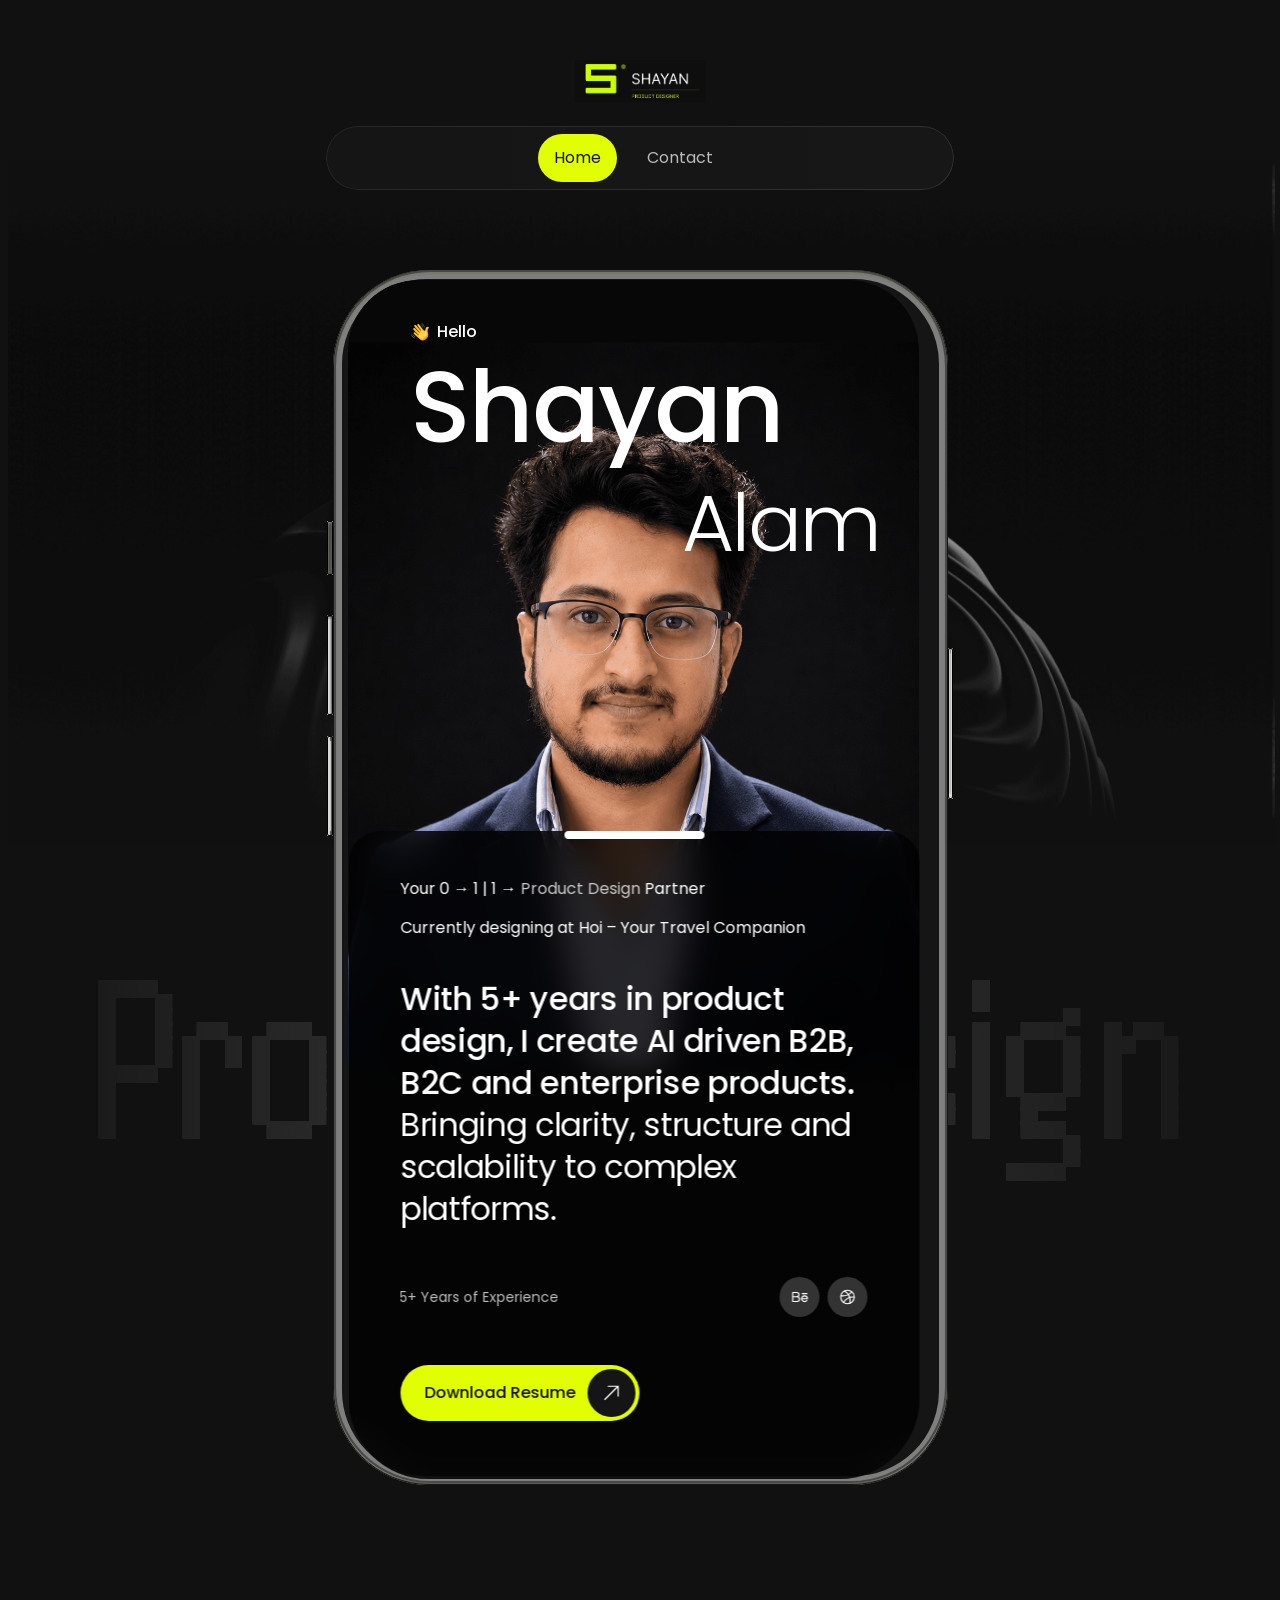
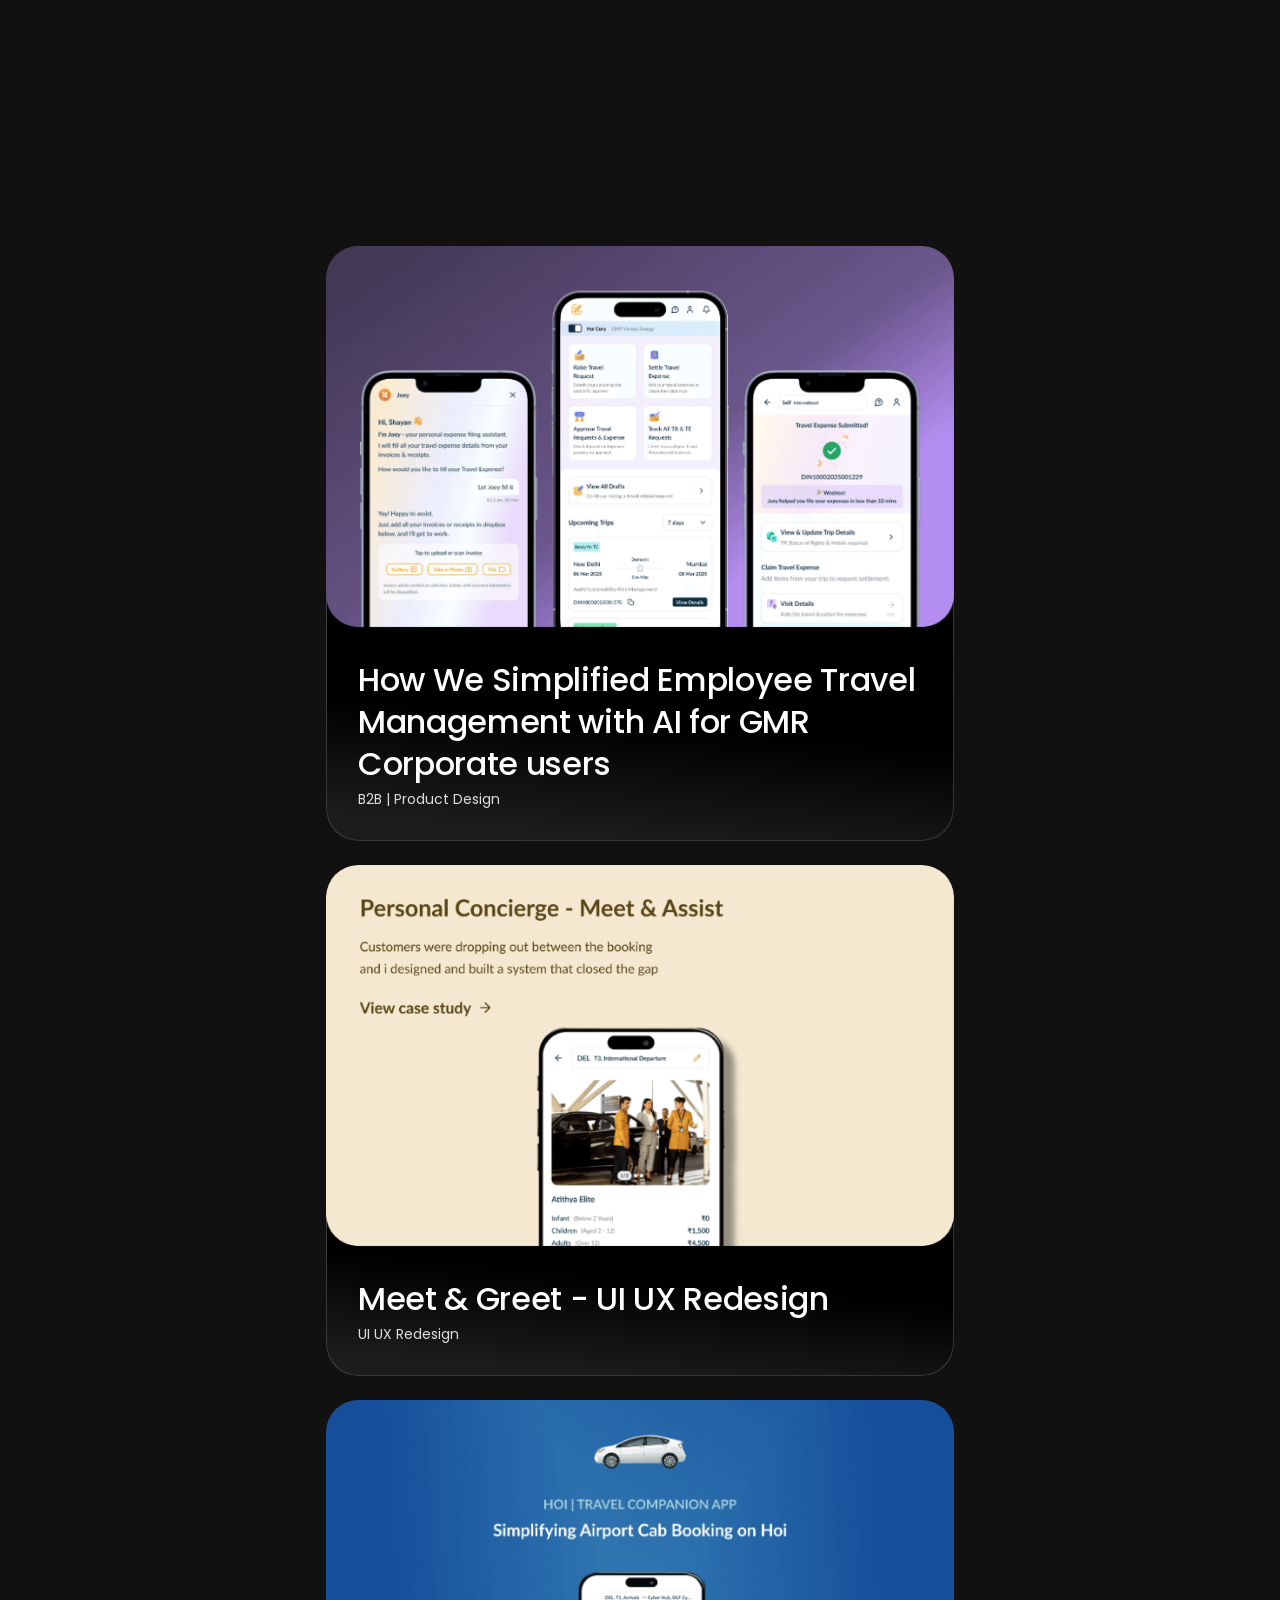
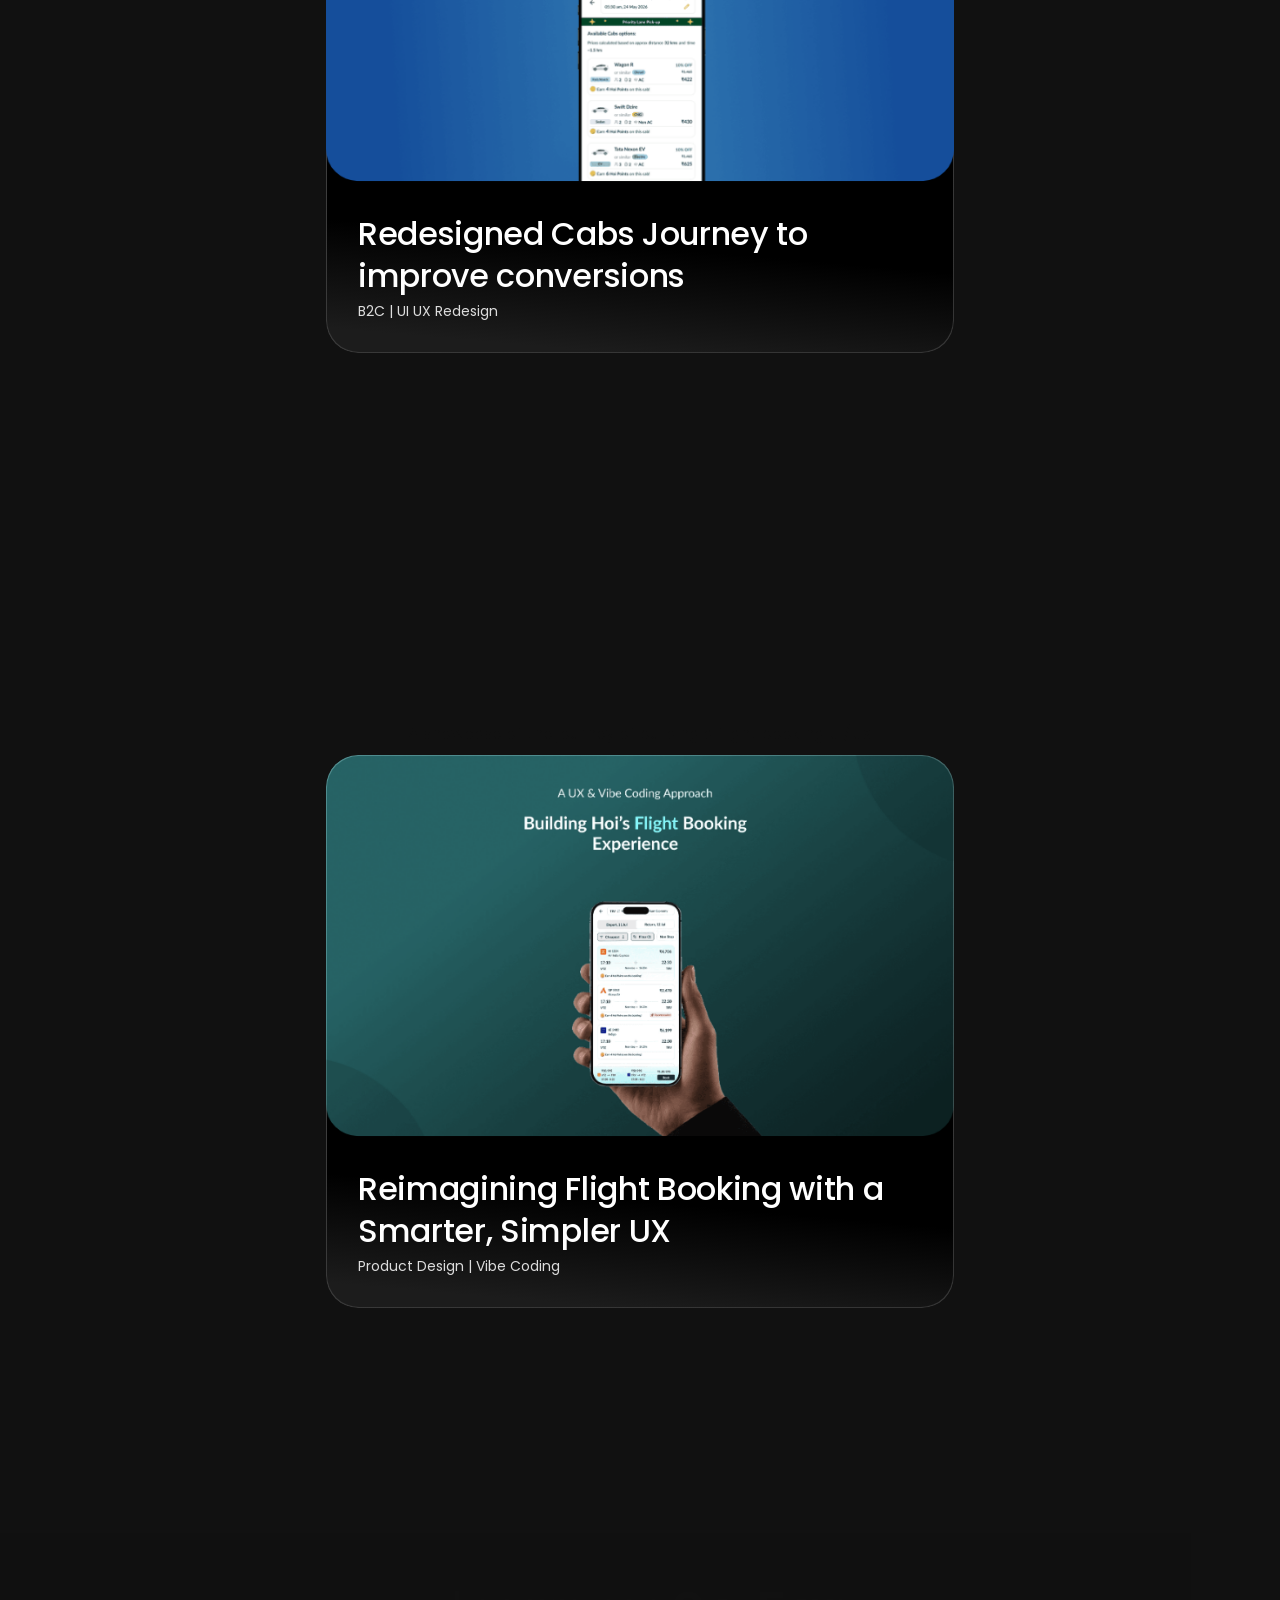
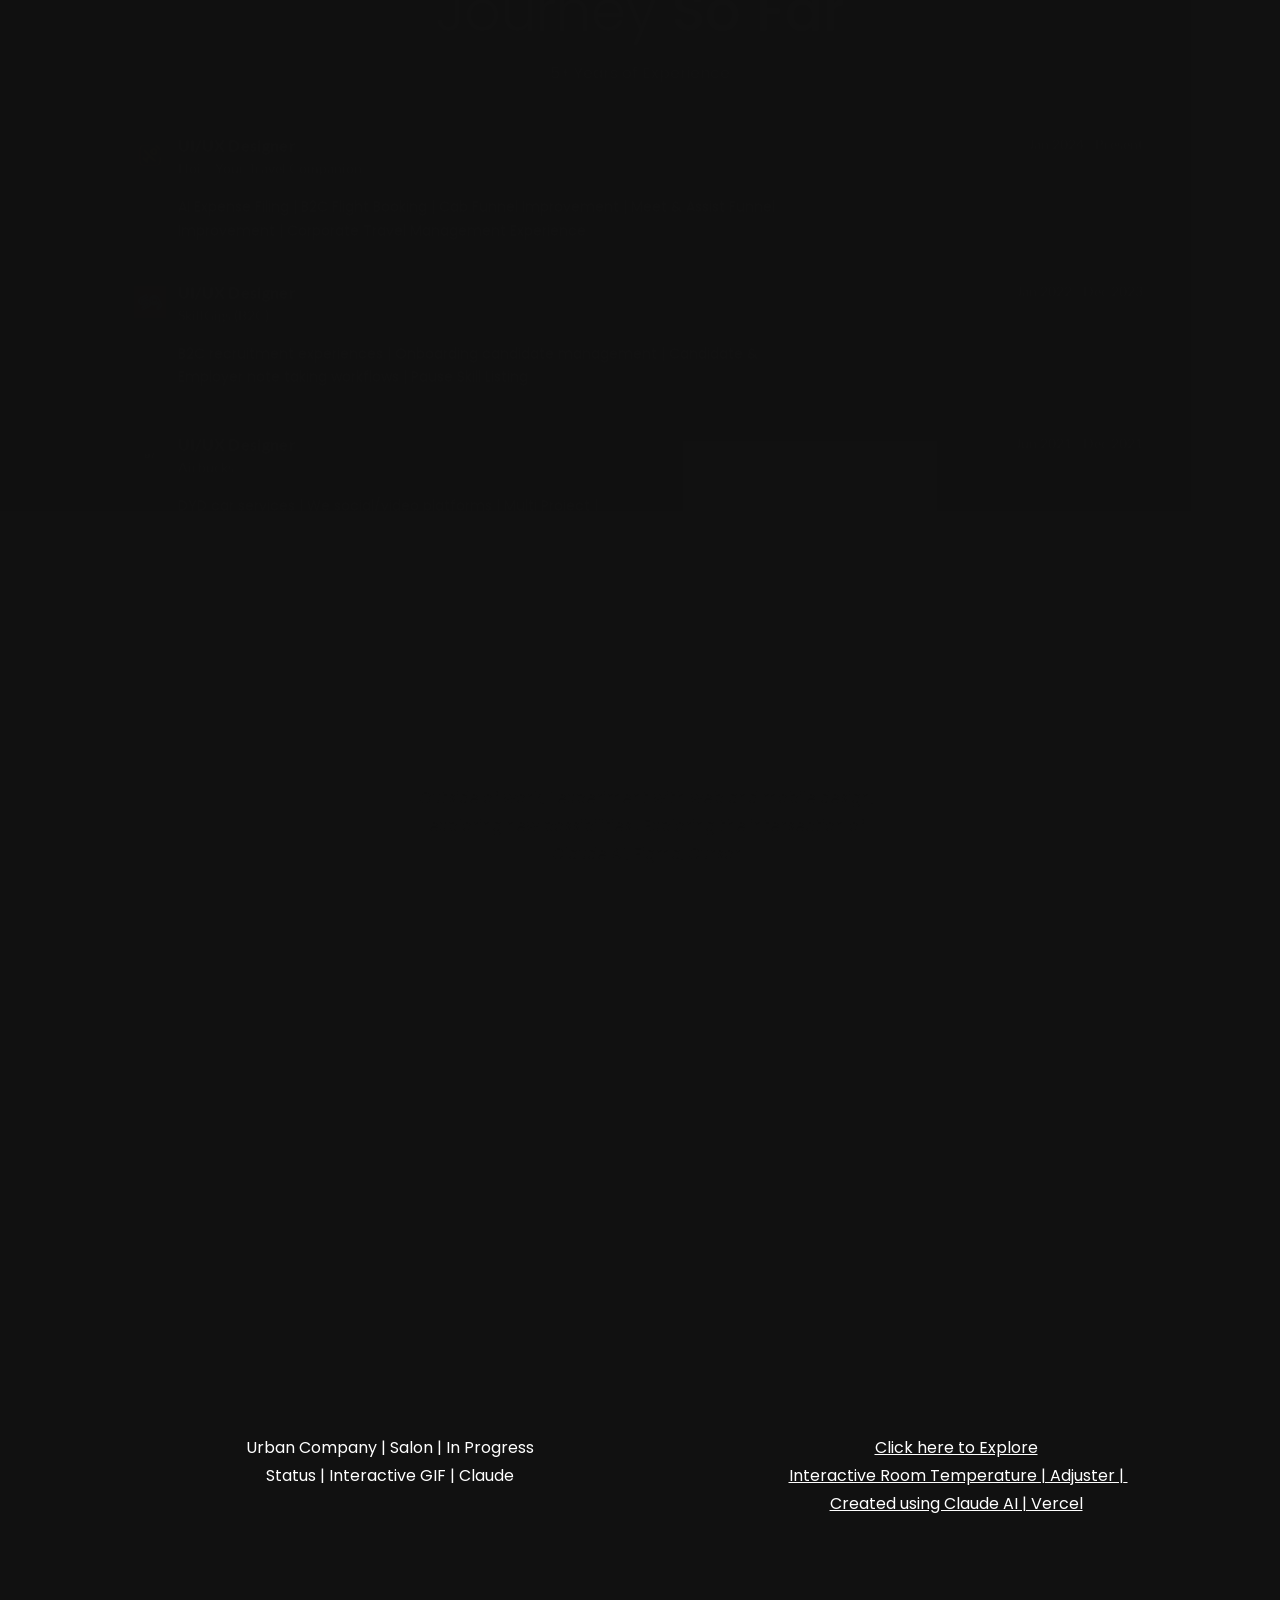
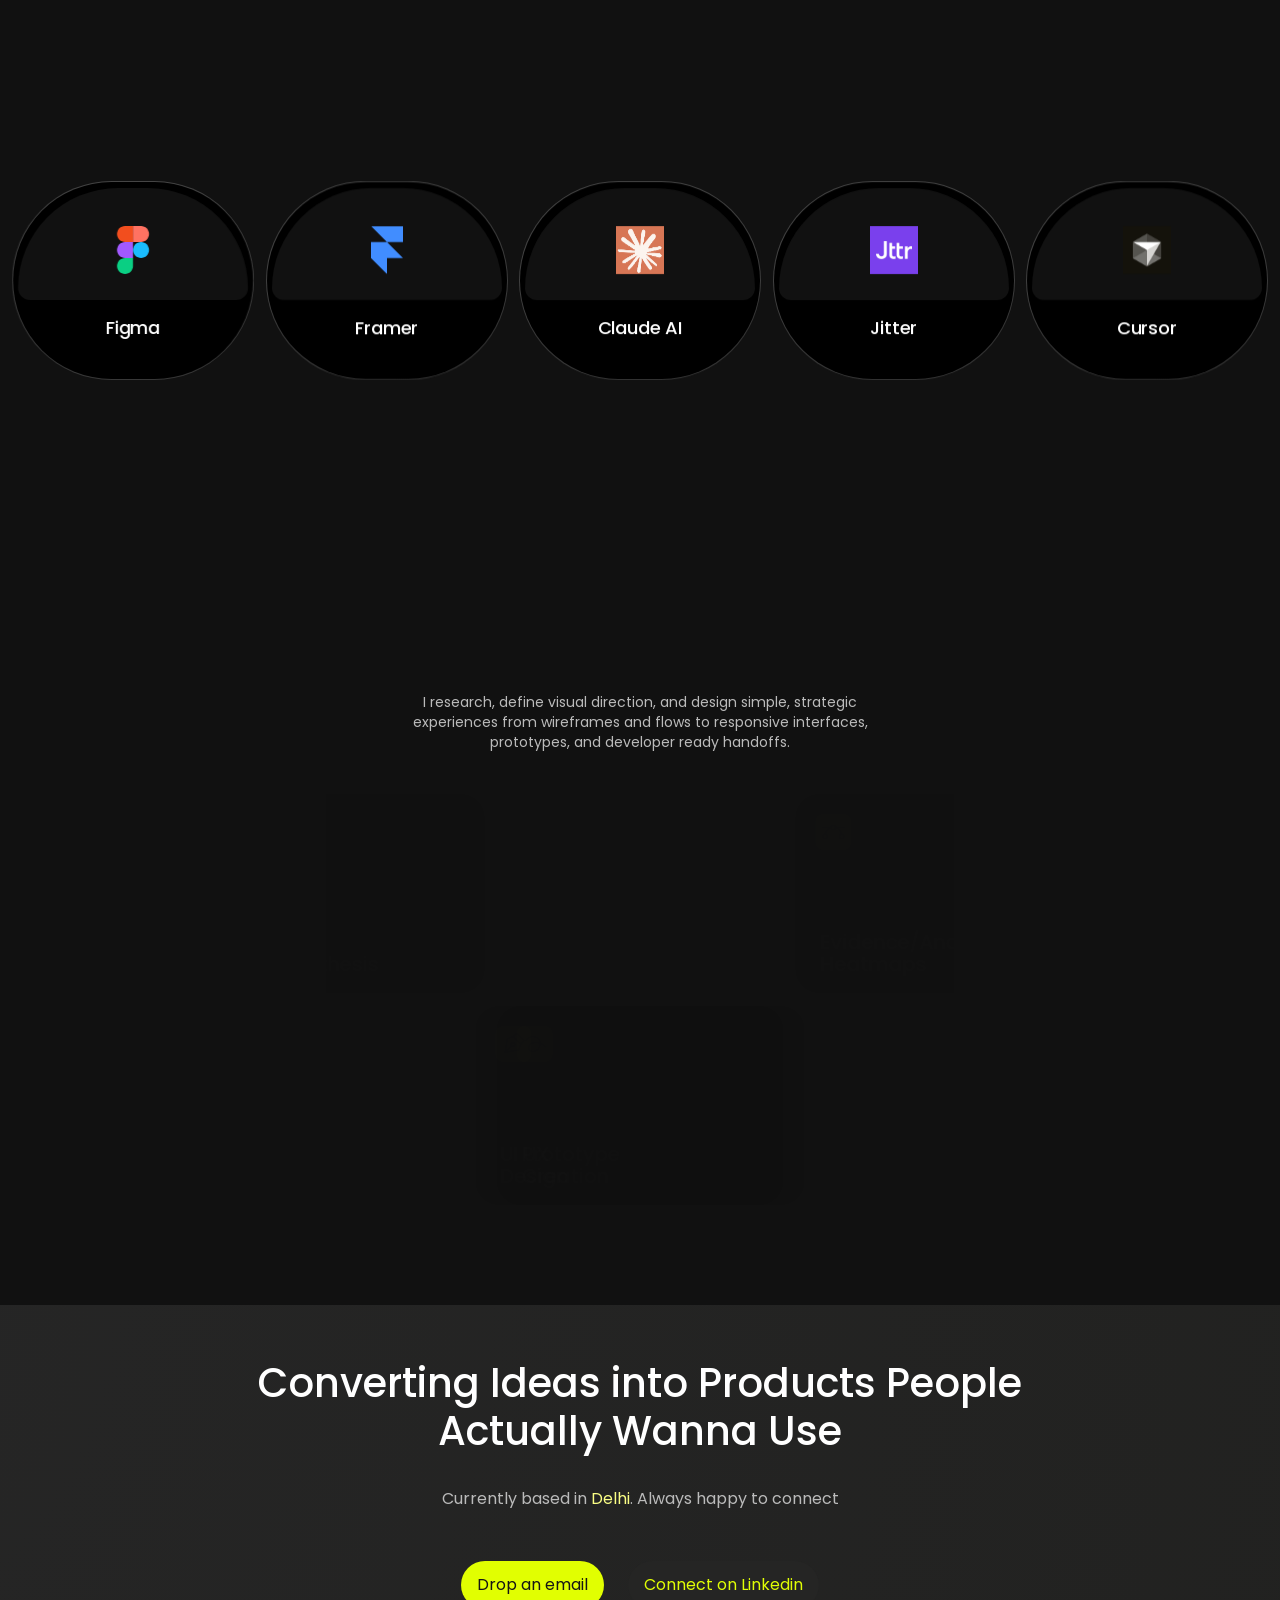
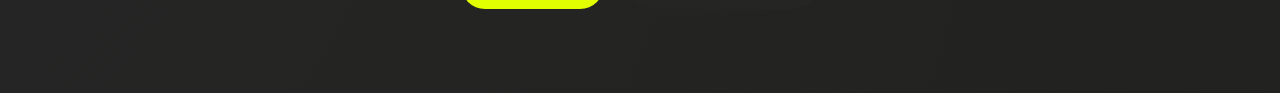
<file: index.html>
<!doctype html>
<!-- Made in Framer · framer.com ✨ -->
<!-- Exported with NocodeXport · nocodexport.com 📦 -->
<!-- Optimized Sep 7, 2026, 8:07 AM UTC -->
<!-- Save money on hosting, use PROMO26 for a discount -->
<!-- Published Sep 7, 2026, 8:05 AM UTC -->
<html lang="en" data-redirect-timezone="1">
<head>
	<meta charset="utf-8">
	<meta name="viewport" content="width=1440">
	<meta name="generator" content="Framer a322632">
	<title>Shayan - Personal Portfolio</title>
    <meta name="description" content="Welcome to my portfolio, a collection of my work, design thinking, and the experiences I’ve built across digital products. Explore selected projects to see how I turn complex problems into simple, intuitive, and meaningful user experiences.">
    <meta name="framer-search-index" content="/assets/meta/meta-8068fcd9.json">
    <meta name="framer-search-index-fallback" content="/assets/meta/meta-24bbc9ce.json">
    <meta name="framer-html-plugin" content="disable">
    <link href="/assets/images/image-36240257.png" rel="icon" media="(prefers-color-scheme: light)">
    <link href="/assets/images/image-36240257.png" rel="icon" media="(prefers-color-scheme: dark)">
    <link rel="apple-touch-icon" href="/assets/images/image-9ab85570.png">
    <!-- Open Graph -->
    <meta property="og:type" content="website">
    <meta property="og:title" content="Shayan - Personal Portfolio">
    <meta property="og:description" content="Welcome to my portfolio, a collection of my work, design thinking, and the experiences I’ve built across digital products. Explore selected projects to see how I turn complex problems into simple, intuitive, and meaningful user experiences.">
    <meta property="og:image" content="/assets/meta/meta-f9230627.png">
    <!-- X -->
    <meta name="twitter:card" content="summary_large_image">
    <meta name="twitter:title" content="Shayan - Personal Portfolio">
    <meta name="twitter:description" content="Welcome to my portfolio, a collection of my work, design thinking, and the experiences I’ve built across digital products. Explore selected projects to see how I turn complex problems into simple, intuitive, and meaningful user experiences.">
    <meta name="twitter:image" content="/assets/meta/meta-f9230627.png">
	
	
	
	<!-- Start of headStart -->
    
    <!-- End of headStart -->
	
	<style data-framer-font-css>/* latin-ext */
@font-face {
  font-family: 'Lato';
  font-style: normal;
  font-weight: 400;
  font-display: swap;
  src: url(/assets/fonts/font-d83b9a23.woff2) format('woff2');
  unicode-range: U+0100-02BA, U+02BD-02C5, U+02C7-02CC, U+02CE-02D7, U+02DD-02FF, U+0304, U+0308, U+0329, U+1D00-1DBF, U+1E00-1E9F, U+1EF2-1EFF, U+2020, U+20A0-20AB, U+20AD-20C0, U+2113, U+2C60-2C7F, U+A720-A7FF;
}
/* latin */
@font-face {
  font-family: 'Lato';
  font-style: normal;
  font-weight: 400;
  font-display: swap;
  src: url(/assets/fonts/font-14cbedeb.woff2) format('woff2');
  unicode-range: U+0000-00FF, U+0131, U+0152-0153, U+02BB-02BC, U+02C6, U+02DA, U+02DC, U+0304, U+0308, U+0329, U+2000-206F, U+20AC, U+2122, U+2191, U+2193, U+2212, U+2215, U+FEFF, U+FFFD;
}
/* latin-ext */
@font-face {
  font-family: 'Lato';
  font-style: normal;
  font-weight: 700;
  font-display: swap;
  src: url(/assets/fonts/font-0e0ce405.woff2) format('woff2');
  unicode-range: U+0100-02BA, U+02BD-02C5, U+02C7-02CC, U+02CE-02D7, U+02DD-02FF, U+0304, U+0308, U+0329, U+1D00-1DBF, U+1E00-1E9F, U+1EF2-1EFF, U+2020, U+20A0-20AB, U+20AD-20C0, U+2113, U+2C60-2C7F, U+A720-A7FF;
}
/* latin */
@font-face {
  font-family: 'Lato';
  font-style: normal;
  font-weight: 700;
  font-display: swap;
  src: url(/assets/fonts/font-d19d4900.woff2) format('woff2');
  unicode-range: U+0000-00FF, U+0131, U+0152-0153, U+02BB-02BC, U+02C6, U+02DA, U+02DC, U+0304, U+0308, U+0329, U+2000-206F, U+20AC, U+2122, U+2191, U+2193, U+2212, U+2215, U+FEFF, U+FFFD;
}
/* devanagari */
@font-face {
  font-family: 'Poppins';
  font-style: normal;
  font-weight: 400;
  font-display: swap;
  src: url(/assets/fonts/font-fccf6f58.woff2) format('woff2');
  unicode-range: U+0900-097F, U+1CD0-1CF9, U+200C-200D, U+20A8, U+20B9, U+20F0, U+25CC, U+A830-A839, U+A8E0-A8FF, U+11B00-11B09;
}
/* latin-ext */
@font-face {
  font-family: 'Poppins';
  font-style: normal;
  font-weight: 400;
  font-display: swap;
  src: url(/assets/fonts/font-85c5ee62.woff2) format('woff2');
  unicode-range: U+0100-02BA, U+02BD-02C5, U+02C7-02CC, U+02CE-02D7, U+02DD-02FF, U+0304, U+0308, U+0329, U+1D00-1DBF, U+1E00-1E9F, U+1EF2-1EFF, U+2020, U+20A0-20AB, U+20AD-20C0, U+2113, U+2C60-2C7F, U+A720-A7FF;
}
/* latin */
@font-face {
  font-family: 'Poppins';
  font-style: normal;
  font-weight: 400;
  font-display: swap;
  src: url(/assets/fonts/font-e66aca3b.woff2) format('woff2');
  unicode-range: U+0000-00FF, U+0131, U+0152-0153, U+02BB-02BC, U+02C6, U+02DA, U+02DC, U+0304, U+0308, U+0329, U+2000-206F, U+20AC, U+2122, U+2191, U+2193, U+2212, U+2215, U+FEFF, U+FFFD;
}

@font-face { font-family: "Handjet"; src: url("/assets/fonts/font-3fbc37d6.woff2"); font-style: normal; font-weight: 500 }
@font-face { font-family: "Handjet"; src: url("/assets/fonts/font-b856304a.woff2"); font-style: normal; font-weight: 700 }
@font-face { font-family: "Inter"; src: url("/assets/fonts/font-ba02b29b.woff2"); font-display: swap; font-style: normal; font-weight: 400; unicode-range: U+0460-052F, U+1C80-1C88, U+20B4, U+2DE0-2DFF, U+A640-A69F, U+FE2E-FE2F }
@font-face { font-family: "Inter"; src: url("/assets/fonts/font-d342a035.woff2"); font-display: swap; font-style: normal; font-weight: 400; unicode-range: U+0301, U+0400-045F, U+0490-0491, U+04B0-04B1, U+2116 }
@font-face { font-family: "Inter"; src: url("/assets/fonts/font-29ec2a1b.woff2"); font-display: swap; font-style: normal; font-weight: 400; unicode-range: U+1F00-1FFF }
@font-face { font-family: "Inter"; src: url("/assets/fonts/font-2666a469.woff2"); font-display: swap; font-style: normal; font-weight: 400; unicode-range: U+0370-03FF }
@font-face { font-family: "Inter"; src: url("/assets/fonts/font-ca74d670.woff2"); font-display: swap; font-style: normal; font-weight: 400; unicode-range: U+0100-024F, U+0259, U+1E00-1EFF, U+2020, U+20A0-20AB, U+20AD-20CF, U+2113, U+2C60-2C7F, U+A720-A7FF }
@font-face { font-family: "Inter"; src: url("/assets/fonts/font-5afd6099.woff2"); font-display: swap; font-style: normal; font-weight: 400; unicode-range: U+0000-00FF, U+0131, U+0152-0153, U+02BB-02BC, U+02C6, U+02DA, U+02DC, U+2000-206F, U+2070, U+2074-207E, U+2080-208E, U+20AC, U+2122, U+2191, U+2193, U+2212, U+2215, U+FEFF, U+FFFD }
@font-face { font-family: "Inter"; src: url("/assets/fonts/font-b055aed3.woff2"); font-display: swap; font-style: normal; font-weight: 400; unicode-range: U+0102-0103, U+0110-0111, U+0128-0129, U+0168-0169, U+01A0-01A1, U+01AF-01B0, U+1EA0-1EF9, U+20AB }
@font-face { font-family: "Inter"; src: url("/assets/fonts/font-48d54789.woff2"); font-display: swap; font-style: normal; font-weight: 700; unicode-range: U+0460-052F, U+1C80-1C88, U+20B4, U+2DE0-2DFF, U+A640-A69F, U+FE2E-FE2F }
@font-face { font-family: "Inter"; src: url("/assets/fonts/font-b7bcaf4d.woff2"); font-display: swap; font-style: normal; font-weight: 700; unicode-range: U+0301, U+0400-045F, U+0490-0491, U+04B0-04B1, U+2116 }
@font-face { font-family: "Inter"; src: url("/assets/fonts/font-f5679bd1.woff2"); font-display: swap; font-style: normal; font-weight: 700; unicode-range: U+1F00-1FFF }
@font-face { font-family: "Inter"; src: url("/assets/fonts/font-4c7778ed.woff2"); font-display: swap; font-style: normal; font-weight: 700; unicode-range: U+0370-03FF }
@font-face { font-family: "Inter"; src: url("/assets/fonts/font-388a7c4e.woff2"); font-display: swap; font-style: normal; font-weight: 700; unicode-range: U+0100-024F, U+0259, U+1E00-1EFF, U+2020, U+20A0-20AB, U+20AD-20CF, U+2113, U+2C60-2C7F, U+A720-A7FF }
@font-face { font-family: "Inter"; src: url("/assets/fonts/font-388a7c4e.woff2"); font-display: swap; font-style: normal; font-weight: 700; unicode-range: U+0000-00FF, U+0131, U+0152-0153, U+02BB-02BC, U+02C6, U+02DA, U+02DC, U+2000-206F, U+2070, U+2074-207E, U+2080-208E, U+20AC, U+2122, U+2191, U+2193, U+2212, U+2215, U+FEFF, U+FFFD }
@font-face { font-family: "Inter"; src: url("/assets/fonts/font-c0215d82.woff2"); font-display: swap; font-style: normal; font-weight: 700; unicode-range: U+0102-0103, U+0110-0111, U+0128-0129, U+0168-0169, U+01A0-01A1, U+01AF-01B0, U+1EA0-1EF9, U+20AB }
@font-face { font-family: "Inter"; src: url("/assets/fonts/font-1f1f2cc1.woff2"); font-display: swap; font-style: italic; font-weight: 700; unicode-range: U+0460-052F, U+1C80-1C88, U+20B4, U+2DE0-2DFF, U+A640-A69F, U+FE2E-FE2F }
@font-face { font-family: "Inter"; src: url("/assets/fonts/font-1f3e1827.woff2"); font-display: swap; font-style: italic; font-weight: 700; unicode-range: U+0301, U+0400-045F, U+0490-0491, U+04B0-04B1, U+2116 }
@font-face { font-family: "Inter"; src: url("/assets/fonts/font-2ca7f647.woff2"); font-display: swap; font-style: italic; font-weight: 700; unicode-range: U+1F00-1FFF }
@font-face { font-family: "Inter"; src: url("/assets/fonts/font-0c089940.woff2"); font-display: swap; font-style: italic; font-weight: 700; unicode-range: U+0370-03FF }
@font-face { font-family: "Inter"; src: url("/assets/fonts/font-dfa7f96c.woff2"); font-display: swap; font-style: italic; font-weight: 700; unicode-range: U+0100-024F, U+0259, U+1E00-1EFF, U+2020, U+20A0-20AB, U+20AD-20CF, U+2113, U+2C60-2C7F, U+A720-A7FF }
@font-face { font-family: "Inter"; src: url("/assets/fonts/font-b59b5fa8.woff2"); font-display: swap; font-style: italic; font-weight: 700; unicode-range: U+0000-00FF, U+0131, U+0152-0153, U+02BB-02BC, U+02C6, U+02DA, U+02DC, U+2000-206F, U+2070, U+2074-207E, U+2080-208E, U+20AC, U+2122, U+2191, U+2193, U+2212, U+2215, U+FEFF, U+FFFD }
@font-face { font-family: "Inter"; src: url("/assets/fonts/font-e340c6ac.woff2"); font-display: swap; font-style: italic; font-weight: 700; unicode-range: U+0102-0103, U+0110-0111, U+0128-0129, U+0168-0169, U+01A0-01A1, U+01AF-01B0, U+1EA0-1EF9, U+20AB }
@font-face { font-family: "Inter"; src: url("/assets/fonts/font-3d473eff.woff2"); font-display: swap; font-style: italic; font-weight: 400; unicode-range: U+0460-052F, U+1C80-1C88, U+20B4, U+2DE0-2DFF, U+A640-A69F, U+FE2E-FE2F }
@font-face { font-family: "Inter"; src: url("/assets/fonts/font-79cc6914.woff2"); font-display: swap; font-style: italic; font-weight: 400; unicode-range: U+0301, U+0400-045F, U+0490-0491, U+04B0-04B1, U+2116 }
@font-face { font-family: "Inter"; src: url("/assets/fonts/font-39874444.woff2"); font-display: swap; font-style: italic; font-weight: 400; unicode-range: U+1F00-1FFF }
@font-face { font-family: "Inter"; src: url("/assets/fonts/font-b8b4c65d.woff2"); font-display: swap; font-style: italic; font-weight: 400; unicode-range: U+0370-03FF }
@font-face { font-family: "Inter"; src: url("/assets/fonts/font-0cdb6a6e.woff2"); font-display: swap; font-style: italic; font-weight: 400; unicode-range: U+0100-024F, U+0259, U+1E00-1EFF, U+2020, U+20A0-20AB, U+20AD-20CF, U+2113, U+2C60-2C7F, U+A720-A7FF }
@font-face { font-family: "Inter"; src: url("/assets/fonts/font-1ef5587c.woff2"); font-display: swap; font-style: italic; font-weight: 400; unicode-range: U+0000-00FF, U+0131, U+0152-0153, U+02BB-02BC, U+02C6, U+02DA, U+02DC, U+2000-206F, U+2070, U+2074-207E, U+2080-208E, U+20AC, U+2122, U+2191, U+2193, U+2212, U+2215, U+FEFF, U+FFFD }
@font-face { font-family: "Inter"; src: url("/assets/fonts/font-d84988c3.woff2"); font-display: swap; font-style: italic; font-weight: 400; unicode-range: U+0102-0103, U+0110-0111, U+0128-0129, U+0168-0169, U+01A0-01A1, U+01AF-01B0, U+1EA0-1EF9, U+20AB }
@font-face { font-family: "Inter"; src: url("/assets/fonts/font-13550d8c.woff2"); font-style: normal; font-weight: 900; unicode-range: U+0460-052F, U+1C80-1C88, U+20B4, U+2DE0-2DFF, U+A640-A69F, U+FE2E-FE2F }
@font-face { font-family: "Inter"; src: url("/assets/fonts/font-5594c727.woff2"); font-style: normal; font-weight: 900; unicode-range: U+0301, U+0400-045F, U+0490-0491, U+04B0-04B1, U+2116 }
@font-face { font-family: "Inter"; src: url("/assets/fonts/font-e2f3aeec.woff2"); font-style: normal; font-weight: 900; unicode-range: U+1F00-1FFF }
@font-face { font-family: "Inter"; src: url("/assets/fonts/font-d26b343d.woff2"); font-style: normal; font-weight: 900; unicode-range: U+0370-03FF }
@font-face { font-family: "Inter"; src: url("/assets/fonts/font-8bf56301.woff2"); font-style: normal; font-weight: 900; unicode-range: U+0100-024F, U+0259, U+1E00-1EFF, U+2020, U+20A0-20AB, U+20AD-20CF, U+2113, U+2C60-2C7F, U+A720-A7FF }
@font-face { font-family: "Inter"; src: url("/assets/fonts/font-9638af79.woff2"); font-style: normal; font-weight: 900; unicode-range: U+0000-00FF, U+0131, U+0152-0153, U+02BB-02BC, U+02C6, U+02DA, U+02DC, U+2000-206F, U+2070, U+2074-207E, U+2080-208E, U+20AC, U+2122, U+2191, U+2193, U+2212, U+2215, U+FEFF, U+FFFD }
@font-face { font-family: "Inter"; src: url("/assets/fonts/font-bb78ccb0.woff2"); font-style: normal; font-weight: 900; unicode-range: U+0102-0103, U+0110-0111, U+0128-0129, U+0168-0169, U+01A0-01A1, U+01AF-01B0, U+1EA0-1EF9, U+20AB }
@font-face { font-family: "Inter"; src: url("/assets/fonts/font-18dd5cff.woff2"); font-style: italic; font-weight: 900; unicode-range: U+0460-052F, U+1C80-1C88, U+20B4, U+2DE0-2DFF, U+A640-A69F, U+FE2E-FE2F }
@font-face { font-family: "Inter"; src: url("/assets/fonts/font-a8b12074.woff2"); font-style: italic; font-weight: 900; unicode-range: U+0301, U+0400-045F, U+0490-0491, U+04B0-04B1, U+2116 }
@font-face { font-family: "Inter"; src: url("/assets/fonts/font-d8c3d066.woff2"); font-style: italic; font-weight: 900; unicode-range: U+1F00-1FFF }
@font-face { font-family: "Inter"; src: url("/assets/fonts/font-cce22def.woff2"); font-style: italic; font-weight: 900; unicode-range: U+0370-03FF }
@font-face { font-family: "Inter"; src: url("/assets/fonts/font-533b8b26.woff2"); font-style: italic; font-weight: 900; unicode-range: U+0100-024F, U+0259, U+1E00-1EFF, U+2020, U+20A0-20AB, U+20AD-20CF, U+2113, U+2C60-2C7F, U+A720-A7FF }
@font-face { font-family: "Inter"; src: url("/assets/fonts/font-5a280a2f.woff2"); font-style: italic; font-weight: 900; unicode-range: U+0000-00FF, U+0131, U+0152-0153, U+02BB-02BC, U+02C6, U+02DA, U+02DC, U+2000-206F, U+2070, U+2074-207E, U+2080-208E, U+20AC, U+2122, U+2191, U+2193, U+2212, U+2215, U+FEFF, U+FFFD }
@font-face { font-family: "Inter"; src: url("/assets/fonts/font-829cbb50.woff2"); font-style: italic; font-weight: 900; unicode-range: U+0102-0103, U+0110-0111, U+0128-0129, U+0168-0169, U+01A0-01A1, U+01AF-01B0, U+1EA0-1EF9, U+20AB }
@font-face { font-family: "Poppins"; src: url("/assets/fonts/font-c10e0ae4.woff2"); font-display: swap; font-style: normal; font-weight: 500 }
@font-face { font-family: "Poppins"; src: url("/assets/fonts/font-48c6aabc.woff2"); font-display: swap; font-style: normal; font-weight: 700 }
@font-face { font-family: "Poppins"; src: url("/assets/fonts/font-fe0825c8.woff2"); font-display: swap; font-style: italic; font-weight: 700 }
@font-face { font-family: "Poppins"; src: url("/assets/fonts/font-6a831a88.woff2"); font-display: swap; font-style: italic; font-weight: 500 }
@font-face { font-family: "Poppins"; src: url("/assets/fonts/font-00a9644f.woff2"); font-display: swap; font-style: normal; font-weight: 300 }
@font-face { font-family: "Poppins"; src: url("/assets/fonts/font-515e6b7c.woff2"); font-display: swap; font-style: italic; font-weight: 400 }
@font-face { font-family: "Poppins"; src: url("/assets/fonts/font-74cc34c8.woff2"); font-display: swap; font-style: italic; font-weight: 300 }
@font-face { font-family: "Lato Placeholder"; src: local("Arial"); ascent-override: 100.88%; descent-override: 21.77%; line-gap-override: 0.00%; size-adjust: 97.84% }
@font-face { font-family: "Poppins Placeholder"; src: local("Arial"); ascent-override: 92.83%; descent-override: 30.94%; line-gap-override: 8.84%; size-adjust: 113.11% }
@font-face { font-family: "Inter Placeholder"; src: local("Arial"); ascent-override: 89.79%; descent-override: 22.36%; line-gap-override: 0.00%; size-adjust: 107.89% }
@font-face { font-family: "Poppins Placeholder"; src: local("Arial"); ascent-override: 91.95%; descent-override: 30.94%; line-gap-override: 7.96%; size-adjust: 113.11% }</style>
	<link href="https://fonts.gstatic.com" rel="preconnect" crossorigin>
    <link href="https://fonts.gstatic.com" rel="preconnect" crossorigin>
	
	<meta name="robots" content="max-image-preview:large"><style data-framer-breakpoint-css></style><style data-framer-css-ssr-minified data-framer-components="framer-lib-cursors-host framer-6pd3B framer-szhoJ framer-joJeV framer-lib-combinedCSSRules framer-xOAB1 framer-3R11d framer-LnOeA framer-2RVii framer-MJ2vv framer-wRKLY framer-F5n0d framer-I2mpX framer-HpiaD framer-qdqFW framer-Vl2YS framer-QipUJ framer-aaNE8 framer-mKgLv framer-oNBn3 framer-KHS6K">html,body,#main{box-sizing:border-box;margin:0;padding:0}:root{-webkit-font-smoothing:antialiased;-moz-osx-font-smoothing:grayscale}*{box-sizing:border-box;-webkit-font-smoothing:inherit}h1,h2,h3,h4,h5,h6,p,figure{margin:0}body,input,textarea,select,button{font-family:sans-serif;font-size:12px}body{--token-86078b6c-f96f-4056-8242-4499c67d6005:#111;--token-20f2ae48-e039-47f3-8042-3745ae324c8f:#000;--token-aaf1a19d-42c1-4ccc-b00c-6a781724b5d7:#111c;--token-dec04c2a-5334-4aba-a37f-c366f756756f:#fff;--token-3498efc0-f9f3-4960-abf6-db6b76d154bd:#e1ff01;--token-c1864c1c-c54c-4932-9c1f-ce31d307e9d7:#272727;--token-ae4a2645-71dc-4b0d-8040-26fe346af267:#323232;--token-be15e49c-ae87-4e96-8dda-87eb3dcb0b79:#bbb;--token-e4c37866-5fc0-445f-9a24-d48104598539:#151515;--token-d9df320a-56a0-4c27-901a-3c1020babb27:#1c1c1c;--token-4850efac-c98c-4162-bb80-9931c5e63cff:#454545;--token-eda1288a-b7d8-4058-b6bc-ad0d4d7f1815:#353535;--token-9d44c7e6-fb48-4804-8892-e2217e2ce1d7:gray;--token-f98c13ba-4557-4be8-a887-117b0c3d106e:#333;--token-1bbf5d07-0bfe-4568-9d89-a99dc0dc276f:#ddd;--token-444d8ac8-462f-4c11-9cb4-41b4c982a74e:#494949;--token-db9b5175-bcad-4f22-89e0-440fc61bbe62:#1b1b1b;--token-757dcaee-4ce4-40e7-87aa-54cf685cdf11:#062233;--token-3f82648c-62d9-4ea6-bd43-0d0a5f90fcff:#0a4a46;--token-cdd37508-322f-478c-95e0-de4629aff502:#4f601f;--token-44119c77-809c-413a-a1ae-72a931853c58:#77981b;--token-d5104e86-85eb-4962-a61d-6d6fa709f447:#000c;--framer-will-change-override:none}@supports (background:-webkit-named-image(i)) and (not (grid-template-rows:subgrid)){body{--framer-will-change-override:transform}}@supports (background:-webkit-named-image(i)) and (not (position-area:top right)){body{--framer-will-change-filter-override:filter}}[data-framer-component-type=Text] div div span,[data-framer-component-type=Text] a div span,[data-framer-component-type=Text] span span span,[data-framer-component-type=Text] p span span,[data-framer-component-type=Text] h1 span span,[data-framer-component-type=Text] h2 span span,[data-framer-component-type=Text] h3 span span,[data-framer-component-type=Text] h4 span span,[data-framer-component-type=Text] h5 span span,[data-framer-component-type=Text] h6 span span,[data-framer-component-type=Text] a{font-family:var(--font-family);font-style:var(--font-style);font-weight:min(calc(var(--framer-font-weight-increase,0) + var(--font-weight,400)),900);color:var(--text-color);letter-spacing:var(--letter-spacing);font-size:var(--font-size);text-transform:var(--text-transform);--text-decoration:var(--framer-text-decoration-style,solid)var(--framer-text-decoration,none)var(--framer-text-decoration-color,currentcolor)var(--framer-text-decoration-thickness,auto);--text-decoration-skip-ink:var(--framer-text-decoration-skip-ink);--text-underline-offset:var(--framer-text-decoration-offset);line-height:var(--line-height);--font-family:var(--framer-font-family);--font-style:var(--framer-font-style);--font-weight:var(--framer-font-weight);--text-color:var(--framer-text-color);--letter-spacing:var(--framer-letter-spacing);--font-size:var(--framer-font-size);--text-transform:var(--framer-text-transform);--line-height:var(--framer-line-height)}@supports not (color:color(display-p3 1 1 1)){p.framer-text,div.framer-text,h1.framer-text,h2.framer-text,h3.framer-text,h4.framer-text,h5.framer-text,h6.framer-text,li.framer-text,ol.framer-text,ul.framer-text,span.framer-text:not([data-text-fill]){color:var(--framer-blockquote-text-color-rgb,var(--framer-blockquote-text-color,var(--framer-text-color-rgb,var(--framer-text-color,#000))));-webkit-text-stroke-color:var(--framer-text-stroke-color-rgb,var(--framer-text-stroke-color,initial))}mark.framer-text{background-color:var(--framer-blockquote-text-background-color-rgb,var(--framer-blockquote-text-background-color,var(--framer-text-background-color-rgb,var(--framer-text-background-color,initial))))}}@supports not (color:color(display-p3 1 1 1)){code.framer-text,code.framer-text span.framer-text:not([data-text-fill]){color:var(--framer-blockquote-text-color-rgb,var(--framer-blockquote-text-color,var(--framer-code-text-color-rgb,var(--framer-code-text-color,var(--framer-text-color-rgb,var(--framer-text-color,#000))))))}}@supports not (color:color(display-p3 1 1 1)){a.framer-text,span.framer-text[data-nested-link]{color:var(--framer-link-text-color-rgb,var(--framer-link-text-color,var(--framer-blockquote-text-color-rgb,var(--framer-blockquote-text-color,var(--framer-text-color-rgb,var(--framer-text-color,#000))))));background-color:var(--framer-link-text-background-color-rgb,var(--framer-link-text-background-color,initial));-webkit-text-decoration-color:var(--framer-link-text-decoration-color-rgb,var(--framer-link-text-decoration-color,var(--framer-text-decoration-color-rgb,var(--framer-text-decoration-color,currentcolor))));text-decoration-color:var(--framer-link-text-decoration-color-rgb,var(--framer-link-text-decoration-color,var(--framer-text-decoration-color-rgb,var(--framer-text-decoration-color,currentcolor))))}}@supports not (color:color(display-p3 1 1 1)){code.framer-text a.framer-text,code.framer-text a.framer-text span.framer-text:not([data-text-fill]),code.framer-text span.framer-text[data-nested-link],code.framer-text span.framer-text[data-nested-link] span.framer-text:not([data-text-fill]){color:var(--framer-link-text-color-rgb,var(--framer-link-text-color,var(--framer-blockquote-text-color-rgb,var(--framer-blockquote-text-color,var(--framer-code-text-color-rgb,var(--framer-code-text-color,var(--framer-text-color-rgb,var(--framer-text-color,#000))))))))}}@supports not (color:color(display-p3 1 1 1)){a.framer-text:hover,span.framer-text[data-nested-link]:hover{color:var(--framer-link-hover-text-color-rgb,var(--framer-link-hover-text-color,var(--framer-link-text-color-rgb,var(--framer-link-text-color,var(--framer-blockquote-text-color-rgb,var(--framer-blockquote-text-color,var(--framer-text-color-rgb,var(--framer-text-color,#000))))))));background-color:var(--framer-link-hover-text-background-color-rgb,var(--framer-link-hover-text-background-color,var(--framer-link-text-background-color-rgb,var(--framer-link-text-background-color,var(--framer-text-background-color-rgb,var(--framer-text-background-color,initial))))));-webkit-text-decoration-color:var(--framer-link-hover-text-decoration-color-rgb,var(--framer-link-hover-text-decoration-color,var(--framer-link-text-decoration-color-rgb,var(--framer-link-text-decoration-color,var(--framer-text-decoration-color-rgb,var(--framer-text-decoration-color,currentcolor))))));text-decoration-color:var(--framer-link-hover-text-decoration-color-rgb,var(--framer-link-hover-text-decoration-color,var(--framer-link-text-decoration-color-rgb,var(--framer-link-text-decoration-color,var(--framer-text-decoration-color-rgb,var(--framer-text-decoration-color,currentcolor))))))}}@supports not (color:color(display-p3 1 1 1)){code.framer-text a.framer-text:hover,code.framer-text span.framer-text[data-nested-link]:hover{color:var(--framer-link-hover-text-color-rgb,var(--framer-link-hover-text-color,var(--framer-link-text-color-rgb,var(--framer-link-text-color,var(--framer-blockquote-text-color-rgb,var(--framer-blockquote-text-color,var(--framer-code-text-color-rgb,var(--framer-code-text-color,var(--framer-text-color-rgb,var(--framer-text-color,#000))))))))))}}@supports not (color:color(display-p3 1 1 1)){a.framer-text[data-framer-page-link-current],span.framer-text[data-framer-page-link-current]{color:var(--framer-link-current-text-color-rgb,var(--framer-link-current-text-color,var(--framer-link-text-color-rgb,var(--framer-link-text-color,var(--framer-text-color-rgb,var(--framer-text-color,#000))))));background-color:var(--framer-link-current-text-background-color-rgb,var(--framer-link-current-text-background-color,var(--framer-link-text-background-color-rgb,var(--framer-link-text-background-color,var(--framer-text-background-color-rgb,var(--framer-text-background-color,initial))))));-webkit-text-decoration-color:var(--framer-link-current-text-decoration-color-rgb,var(--framer-link-current-text-decoration-color,var(--framer-link-text-decoration-color-rgb,var(--framer-link-text-decoration-color,var(--framer-text-decoration-color-rgb,var(--framer-text-decoration-color,currentcolor))))));text-decoration-color:var(--framer-link-current-text-decoration-color-rgb,var(--framer-link-current-text-decoration-color,var(--framer-link-text-decoration-color-rgb,var(--framer-link-text-decoration-color,var(--framer-text-decoration-color-rgb,var(--framer-text-decoration-color,currentcolor))))))}}@supports not (color:color(display-p3 1 1 1)){code.framer-text a.framer-text[data-framer-page-link-current],code.framer-text a.framer-text[data-framer-page-link-current] span.framer-text:not([data-text-fill]),code.framer-text span.framer-text[data-framer-page-link-current],code.framer-text span.framer-text[data-framer-page-link-current] span.framer-text:not([data-text-fill]){color:var(--framer-link-current-text-color-rgb,var(--framer-link-current-text-color,var(--framer-link-text-color-rgb,var(--framer-link-text-color,var(--framer-code-text-color-rgb,var(--framer-code-text-color,var(--framer-text-color-rgb,var(--framer-text-color,#000))))))));background-color:var(--framer-link-current-text-background-color-rgb,var(--framer-link-current-text-background-color,var(--framer-link-text-background-color-rgb,var(--framer-link-text-background-color,var(--framer-text-background-color-rgb,var(--framer-text-background-color,initial))))))}}@supports not (color:color(display-p3 1 1 1)){a.framer-text[data-framer-page-link-current]:hover,span.framer-text[data-framer-page-link-current]:hover{color:var(--framer-link-hover-text-color-rgb,var(--framer-link-hover-text-color,var(--framer-link-current-text-color-rgb,var(--framer-link-current-text-color,var(--framer-link-text-color-rgb,var(--framer-link-text-color,var(--framer-code-text-color-rgb,var(--framer-code-text-color,var(--framer-text-color-rgb,var(--framer-text-color,#000))))))))));background-color:var(--framer-link-hover-text-background-color-rgb,var(--framer-link-hover-text-background-color,var(--framer-link-current-text-background-color-rgb,var(--framer-link-current-text-background-color,var(--framer-link-text-background-color-rgb,var(--framer-link-text-background-color,initial))))));-webkit-text-decoration-color:var(--framer-link-hover-text-decoration-color-rgb,var(--framer-link-hover-text-decoration-color,var(--framer-link-current-text-decoration-color-rgb,var(--framer-link-current-text-decoration-color,var(--framer-link-text-decoration-color-rgb,var(--framer-link-text-decoration-color,var(--framer-text-decoration-color-rgb,var(--framer-text-decoration-color,currentcolor))))))));text-decoration-color:var(--framer-link-hover-text-decoration-color-rgb,var(--framer-link-hover-text-decoration-color,var(--framer-link-current-text-decoration-color-rgb,var(--framer-link-current-text-decoration-color,var(--framer-link-text-decoration-color-rgb,var(--framer-link-text-decoration-color,var(--framer-text-decoration-color-rgb,var(--framer-text-decoration-color,currentcolor))))))))}}@supports not (color:color(display-p3 1 1 1)){code.framer-text a.framer-text[data-framer-page-link-current]:hover,code.framer-text a.framer-text[data-framer-page-link-current]:hover span.framer-text:not([data-text-fill]),code.framer-text span.framer-text[data-framer-page-link-current]:hover,code.framer-text span.framer-text[data-framer-page-link-current]:hover span.framer-text:not([data-text-fill]){color:var(--framer-link-hover-text-color-rgb,var(--framer-link-hover-text-color,var(--framer-link-current-text-color-rgb,var(--framer-link-current-text-color,var(--framer-link-text-color-rgb,var(--framer-link-text-color,var(--framer-code-text-color-rgb,var(--framer-code-text-color,var(--framer-text-color-rgb,var(--framer-text-color,#000))))))))));background-color:var(--framer-link-hover-text-background-color-rgb,var(--framer-link-hover-text-background-color,var(--framer-link-current-text-background-color-rgb,var(--framer-link-current-text-background-color,var(--framer-link-text-background-color-rgb,var(--framer-link-text-background-color,initial))))))}}[data-framer-component-type=Stack]:not([data-framer-generated])>*,[data-framer-component-type=Stack]:not([data-framer-generated])>[data-framer-component-type],NavigationContainer [data-framer-component-type=NavigationContainer]>*,[data-framer-component-type=NavigationContainer]>[data-framer-component-type]{position:relative}@supports not (overflow:clip){:root{--overflow-clip-fallback:hidden}}@supports (background:-webkit-named-image(i)) and (not (contain-intrinsic-size:inherit)){div.framer-text,p.framer-text,h1.framer-text,h2.framer-text,h3.framer-text,h4.framer-text,h5.framer-text,h6.framer-text,ol.framer-text,ul.framer-text,li.framer-text,blockquote.framer-text,.framer-text.framer-image{display:var(--text-truncation-display-inline-for-safari-16,revert)}div.framer-text:after,p.framer-text:after,h1.framer-text:after,h2.framer-text:after,h3.framer-text:after,h4.framer-text:after,h5.framer-text:after,h6.framer-text:after,ol.framer-text:after,ul.framer-text:after,li.framer-text:after,blockquote.framer-text:after,.framer-text.framer-image:after{content:var(--text-truncation-line-break-for-safari-16);white-space:pre}.framer-text.framer-text-module,.framer-text.framer-table-wrapper{display:var(--text-truncation-display-none-for-safari-16,revert)}p.framer-text[data-text-fill]{display:var(--text-truncation-display-inline-for-safari-16,inline-block)}}@supports (corner-shape:superellipse(2)){:root{--one-if-corner-shape-supported:1}}.framer-cursor-none,.framer-cursor-none *{cursor:none!important}.framer-pointer-events-none,.framer-pointer-events-none *{pointer-events:none!important}.framer-6pd3B.framer-p6rz4j,.framer-6pd3B .framer-p6rz4j{display:block}.framer-6pd3B.framer-16t6onz{background-color:var(--token-86078b6c-f96f-4056-8242-4499c67d6005,#111);flex-flow:column;place-content:center flex-start;align-items:center;gap:0;width:100%;height:min-content;padding:0;display:flex;position:relative;overflow:visible}.framer-6pd3B .framer-1oe43jl-container{z-index:10;flex:none;order:-1000;width:100%;height:auto;position:relative}.framer-6pd3B .framer-10rzq54{aspect-ratio:1.84852;will-change:var(--framer-will-change-filter-override,filter);flex:none;order:-999;width:99%;height:auto;position:absolute;top:169px;left:7px;overflow:hidden}.framer-6pd3B .framer-ea2rdq{margin:0;background:0 0;flex-grow:1;width:0;height:0;margin-bottom:0;position:relative}.framer-6pd3B .framer-ppollv{background:radial-gradient(426.801% 1603.9% at -12.7762% -5.21419%,#262626 0%,#e1ff0505 100%);flex-flow:column;flex:none;order:1004;place-content:center flex-start;align-items:center;gap:32px;width:1440px;height:388px;padding:70px 90px 40px;display:flex;position:relative;overflow:visible}.framer-6pd3B .framer-3dgxu1{--framer-link-text-color:#09f;--framer-link-text-decoration:underline;white-space:pre;z-index:1;flex:none;width:auto;height:auto;position:absolute;top:180px;left:50%}.framer-6pd3B .framer-1d6qyi3{--framer-paragraph-spacing:0px;white-space:pre-wrap;word-break:break-word;word-wrap:break-word;z-index:1;flex:none;width:792px;height:auto;position:absolute;top:54px;left:50%}.framer-6pd3B .framer-1a6z0ul{z-index:1;flex-flow:row;flex:none;place-content:center;align-items:center;gap:24px;width:1260px;height:min-content;padding:0;display:flex;position:absolute;bottom:84px;left:50%;overflow:visible;transform:translate(-50%)}.framer-6pd3B .framer-18yk696{background-color:var(--token-3498efc0-f9f3-4960-abf6-db6b76d154bd,#e1ff01);will-change:var(--framer-will-change-override,transform);z-index:1;border-radius:100px;flex-flow:row;flex:none;place-content:center;align-items:center;gap:6px;width:min-content;height:min-content;padding:10px 16px;text-decoration:none;display:flex;position:relative;overflow:hidden}.framer-6pd3B .framer-1et99rv,.framer-6pd3B .framer-il3aid{--framer-link-text-color:#09f;--framer-link-text-decoration:underline;white-space:pre;flex:none;width:auto;height:auto;position:relative}.framer-6pd3B .framer-zxpa57{will-change:var(--framer-will-change-override,transform);z-index:1;background-color:#252524;border-radius:100px;flex-flow:row;flex:none;place-content:center;align-items:center;gap:6px;width:min-content;height:min-content;padding:10px 16px;text-decoration:none;display:flex;position:relative;overflow:hidden}[data-layout-template=true]>#overlay{margin-bottom:0}.framer-AnUyx .framer-styles-preset-lcrns:not(.rich-text-wrapper),.framer-AnUyx .framer-styles-preset-lcrns.rich-text-wrapper h3{--framer-font-family:"Poppins","Poppins Placeholder",sans-serif;--framer-font-family-bold:"Inter",sans-serif;--framer-font-family-bold-italic:"Inter",sans-serif;--framer-font-family-italic:"Inter","Inter Placeholder",sans-serif;--framer-font-open-type-features:"blwf" on,"cv09" on,"cv03" on,"cv04" on,"cv11" on;--framer-font-size:40px;--framer-font-style:normal;--framer-font-style-bold:normal;--framer-font-style-bold-italic:italic;--framer-font-style-italic:italic;--framer-font-variation-axes:normal;--framer-font-weight:500;--framer-font-weight-bold:900;--framer-font-weight-bold-italic:900;--framer-font-weight-italic:700;--framer-letter-spacing:0px;--framer-line-height:48px;--framer-paragraph-spacing:0px;--framer-text-alignment:start;--framer-text-color:var(--token-dec04c2a-5334-4aba-a37f-c366f756756f,#fff);--framer-text-decoration:none;--framer-text-stroke-color:initial;--framer-text-stroke-width:initial;--framer-text-transform:none}@media (max-width:1199px) and (min-width:810px){.framer-AnUyx .framer-styles-preset-lcrns:not(.rich-text-wrapper),.framer-AnUyx .framer-styles-preset-lcrns.rich-text-wrapper h3{--framer-font-family:"Poppins","Poppins Placeholder",sans-serif;--framer-font-family-bold:"Inter",sans-serif;--framer-font-family-bold-italic:"Inter",sans-serif;--framer-font-family-italic:"Inter","Inter Placeholder",sans-serif;--framer-font-open-type-features:"blwf" on,"cv09" on,"cv03" on,"cv04" on,"cv11" on;--framer-font-size:32px;--framer-font-style:normal;--framer-font-style-bold:normal;--framer-font-style-bold-italic:italic;--framer-font-style-italic:italic;--framer-font-variation-axes:normal;--framer-font-weight:500;--framer-font-weight-bold:900;--framer-font-weight-bold-italic:900;--framer-font-weight-italic:700;--framer-letter-spacing:0px;--framer-line-height:48px;--framer-paragraph-spacing:0px;--framer-text-alignment:start;--framer-text-color:var(--token-dec04c2a-5334-4aba-a37f-c366f756756f,#fff);--framer-text-decoration:none;--framer-text-stroke-color:initial;--framer-text-stroke-width:initial;--framer-text-transform:none}}@media (max-width:809px) and (min-width:0){.framer-AnUyx .framer-styles-preset-lcrns:not(.rich-text-wrapper),.framer-AnUyx .framer-styles-preset-lcrns.rich-text-wrapper h3{--framer-font-family:"Poppins","Poppins Placeholder",sans-serif;--framer-font-family-bold:"Inter",sans-serif;--framer-font-family-bold-italic:"Inter",sans-serif;--framer-font-family-italic:"Inter","Inter Placeholder",sans-serif;--framer-font-open-type-features:"blwf" on,"cv09" on,"cv03" on,"cv04" on,"cv11" on;--framer-font-size:26px;--framer-font-style:normal;--framer-font-style-bold:normal;--framer-font-style-bold-italic:italic;--framer-font-style-italic:italic;--framer-font-variation-axes:normal;--framer-font-weight:500;--framer-font-weight-bold:900;--framer-font-weight-bold-italic:900;--framer-font-weight-italic:700;--framer-letter-spacing:0px;--framer-line-height:48px;--framer-paragraph-spacing:0px;--framer-text-alignment:start;--framer-text-color:var(--token-dec04c2a-5334-4aba-a37f-c366f756756f,#fff);--framer-text-decoration:none;--framer-text-stroke-color:initial;--framer-text-stroke-width:initial;--framer-text-transform:none}}.framer-szhoJ.framer-15gej4t,.framer-szhoJ .framer-15gej4t{display:block}.framer-szhoJ.framer-1bp1iol{flex-flow:row;place-content:center;align-items:center;gap:0;width:1440px;height:min-content;padding:60px 0 80px;display:flex;position:relative;overflow:hidden}.framer-szhoJ .framer-14yg9ob{z-index:2;flex-flow:column;flex:1 0 0;place-content:center flex-start;align-items:center;gap:24px;width:1px;max-width:628px;height:min-content;padding:0;display:flex;position:relative;overflow:hidden}.framer-szhoJ .framer-1d83vgt,.framer-szhoJ .framer-1ismeod{will-change:var(--framer-will-change-filter-override,filter);flex:none;width:131px;height:42px;text-decoration:none;position:relative;overflow:hidden}.framer-szhoJ .framer-3q4tcd{will-change:var(--framer-will-change-override,transform);flex-flow:row;flex:none;place-content:center;align-items:center;gap:0;width:100%;height:min-content;padding:8px;display:flex;position:relative;overflow:hidden}.framer-szhoJ .framer-1mx1wu8{flex-flow:row;flex:1 0 0;place-content:center space-between;align-items:center;width:1px;height:min-content;padding:0;display:flex;position:relative;overflow:visible}.framer-szhoJ .framer-1beq73w-container{z-index:3;flex:none;width:24px;height:24px;position:relative}.framer-szhoJ .framer-lgjg8t{flex-flow:row;flex:1 0 0;place-content:center;align-items:center;gap:0;width:1px;height:min-content;padding:0;display:flex;position:relative;overflow:visible}.framer-szhoJ .framer-bv2f76-container,.framer-szhoJ .framer-1wojqze-container{z-index:1;flex:none;width:auto;height:auto;position:relative}.framer-szhoJ .framer-6wxh77{will-change:var(--framer-will-change-override,transform);flex:none;position:absolute;inset:0;overflow:hidden}.framer-szhoJ .framer-1pi2ey1{will-change:var(--framer-will-change-override,transform);flex:none;position:absolute;inset:1px;overflow:hidden}.framer-szhoJ.framer-v-10fys58.framer-1bp1iol{width:810px}.framer-szhoJ.framer-v-ysiv4.framer-1bp1iol{place-content:flex-start;align-items:flex-start;width:390px;padding:20px 15px 0}.framer-szhoJ.framer-v-ysiv4 .framer-3q4tcd{flex-direction:column;gap:30px;padding:15px 20px}.framer-szhoJ.framer-v-ysiv4 .framer-1mx1wu8,.framer-szhoJ.framer-v-173zydf .framer-1mx1wu8{z-index:1;flex:none;order:0;width:100%}.framer-szhoJ.framer-v-ysiv4 .framer-1beq73w-container,.framer-szhoJ.framer-v-173zydf .framer-1beq73w-container{z-index:unset;order:1}.framer-szhoJ.framer-v-ysiv4 .framer-1ismeod{order:0;width:97px;height:31px}.framer-szhoJ.framer-v-ysiv4 .framer-6wxh77,.framer-szhoJ.framer-v-173zydf .framer-6wxh77{order:2}.framer-szhoJ.framer-v-ysiv4 .framer-1pi2ey1,.framer-szhoJ.framer-v-173zydf .framer-1pi2ey1{order:3}.framer-szhoJ.framer-v-173zydf.framer-1bp1iol{width:390px;padding:15px 15px 0}.framer-szhoJ.framer-v-173zydf .framer-3q4tcd{flex-direction:column;gap:30px;padding:20px 20px 15px}.framer-szhoJ.framer-v-173zydf .framer-1ismeod{order:0}.framer-szhoJ.framer-v-173zydf .framer-lgjg8t{cursor:pointer;flex-direction:column;flex:none;order:1;align-content:flex-start;align-items:flex-start;width:100%}.framer-szhoJ.framer-v-173zydf .framer-bv2f76-container{width:100%}.framer-joJeV.framer-1l7gnv7,.framer-joJeV .framer-1l7gnv7{display:block}.framer-joJeV.framer-orqgrl{cursor:pointer;will-change:var(--framer-will-change-override,transform);flex-flow:row;place-content:center;align-items:center;gap:6px;width:min-content;height:min-content;padding:10px 16px;display:flex;position:relative;overflow:hidden}.framer-joJeV .framer-5ufwk1{white-space:pre;flex:none;width:auto;height:auto;position:relative}body{--framer-will-change-override:none}@supports (background:-webkit-named-image(i)) and (not (grid-template-rows:subgrid)){body{--framer-will-change-override:transform}}body{--framer-will-change-filter-override:none}@supports (background:-webkit-named-image(i)) and (not (position-area:top right)){body{--framer-will-change-filter-override:filter}}[data-framer-component-type]{position:absolute}[data-framer-component-type=Text]{cursor:inherit}[data-framer-component-text-autosized] *{white-space:pre}[data-framer-component-type=Text]>*{text-align:var(--framer-text-alignment,start)}[data-framer-component-type=Text] span span,[data-framer-component-type=Text] p span,[data-framer-component-type=Text] h1 span,[data-framer-component-type=Text] h2 span,[data-framer-component-type=Text] h3 span,[data-framer-component-type=Text] h4 span,[data-framer-component-type=Text] h5 span,[data-framer-component-type=Text] h6 span{display:block}[data-framer-component-type=Text] span span span,[data-framer-component-type=Text] p span span,[data-framer-component-type=Text] h1 span span,[data-framer-component-type=Text] h2 span span,[data-framer-component-type=Text] h3 span span,[data-framer-component-type=Text] h4 span span,[data-framer-component-type=Text] h5 span span,[data-framer-component-type=Text] h6 span span{display:unset}[data-framer-component-type=Text] div div span,[data-framer-component-type=Text] a div span,[data-framer-component-type=Text] span span span,[data-framer-component-type=Text] p span span,[data-framer-component-type=Text] h1 span span,[data-framer-component-type=Text] h2 span span,[data-framer-component-type=Text] h3 span span,[data-framer-component-type=Text] h4 span span,[data-framer-component-type=Text] h5 span span,[data-framer-component-type=Text] h6 span span,[data-framer-component-type=Text] a{font-family:var(--font-family);font-style:var(--font-style);font-weight:min(calc(var(--framer-font-weight-increase,0) + var(--font-weight,400)),900);color:var(--text-color);letter-spacing:var(--letter-spacing);font-size:var(--font-size);text-transform:var(--text-transform);--text-decoration:var(--framer-text-decoration-style,solid)var(--framer-text-decoration,none)var(--framer-text-decoration-color,currentcolor)var(--framer-text-decoration-thickness,auto);--text-decoration-skip-ink:var(--framer-text-decoration-skip-ink);--text-underline-offset:var(--framer-text-decoration-offset);line-height:var(--line-height);--font-family:var(--framer-font-family);--font-style:var(--framer-font-style);--font-weight:var(--framer-font-weight);--text-color:var(--framer-text-color);--letter-spacing:var(--framer-letter-spacing);--font-size:var(--framer-font-size);--text-transform:var(--framer-text-transform);--line-height:var(--framer-line-height)}[data-framer-component-type=Text] a,[data-framer-component-type=Text] a div span,[data-framer-component-type=Text] a span span span,[data-framer-component-type=Text] a p span span,[data-framer-component-type=Text] a h1 span span,[data-framer-component-type=Text] a h2 span span,[data-framer-component-type=Text] a h3 span span,[data-framer-component-type=Text] a h4 span span,[data-framer-component-type=Text] a h5 span span,[data-framer-component-type=Text] a h6 span span{--font-family:var(--framer-link-font-family,var(--framer-font-family));--font-style:var(--framer-link-font-style,var(--framer-font-style));--font-weight:var(--framer-link-font-weight,var(--framer-font-weight));--text-color:var(--framer-link-text-color,var(--framer-text-color));--font-size:var(--framer-link-font-size,var(--framer-font-size));--text-transform:var(--framer-link-text-transform,var(--framer-text-transform));--text-decoration:var(--framer-link-text-decoration-style,var(--framer-text-decoration-style,solid))var(--framer-link-text-decoration,var(--framer-text-decoration,none))var(--framer-link-text-decoration-color,var(--framer-text-decoration-color,currentcolor))var(--framer-link-text-decoration-thickness,var(--framer-text-decoration-thickness,auto));--text-decoration-skip-ink:var(--framer-link-text-decoration-skip-ink,var(--framer-text-decoration-skip-ink));--text-underline-offset:var(--framer-link-text-decoration-offset,var(--framer-text-decoration-offset))}[data-framer-component-type=Text] a:hover,[data-framer-component-type=Text] a div span:hover,[data-framer-component-type=Text] a span span span:hover,[data-framer-component-type=Text] a p span span:hover,[data-framer-component-type=Text] a h1 span span:hover,[data-framer-component-type=Text] a h2 span span:hover,[data-framer-component-type=Text] a h3 span span:hover,[data-framer-component-type=Text] a h4 span span:hover,[data-framer-component-type=Text] a h5 span span:hover,[data-framer-component-type=Text] a h6 span span:hover{--font-family:var(--framer-link-hover-font-family,var(--framer-link-font-family,var(--framer-font-family)));--font-style:var(--framer-link-hover-font-style,var(--framer-link-font-style,var(--framer-font-style)));--font-weight:var(--framer-link-hover-font-weight,var(--framer-link-font-weight,var(--framer-font-weight)));--text-color:var(--framer-link-hover-text-color,var(--framer-link-text-color,var(--framer-text-color)));--font-size:var(--framer-link-hover-font-size,var(--framer-link-font-size,var(--framer-font-size)));--text-transform:var(--framer-link-hover-text-transform,var(--framer-link-text-transform,var(--framer-text-transform)));--text-decoration:var(--framer-link-hover-text-decoration-style,var(--framer-link-text-decoration-style,var(--framer-text-decoration-style,solid)))var(--framer-link-hover-text-decoration,var(--framer-link-text-decoration,var(--framer-text-decoration,none)))var(--framer-link-hover-text-decoration-color,var(--framer-link-text-decoration-color,var(--framer-text-decoration-color,currentcolor)))var(--framer-link-hover-text-decoration-thickness,var(--framer-link-text-decoration-thickness,var(--framer-text-decoration-thickness,auto)));--text-decoration-skip-ink:var(--framer-link-hover-text-decoration-skip-ink,var(--framer-link-text-decoration-skip-ink,var(--framer-text-decoration-skip-ink)));--text-underline-offset:var(--framer-link-hover-text-decoration-offset,var(--framer-link-text-decoration-offset,var(--framer-text-decoration-offset)))}[data-framer-component-type=Text].isCurrent a,[data-framer-component-type=Text].isCurrent a div span,[data-framer-component-type=Text].isCurrent a span span span,[data-framer-component-type=Text].isCurrent a p span span,[data-framer-component-type=Text].isCurrent a h1 span span,[data-framer-component-type=Text].isCurrent a h2 span span,[data-framer-component-type=Text].isCurrent a h3 span span,[data-framer-component-type=Text].isCurrent a h4 span span,[data-framer-component-type=Text].isCurrent a h5 span span,[data-framer-component-type=Text].isCurrent a h6 span span{--font-family:var(--framer-link-current-font-family,var(--framer-link-font-family,var(--framer-font-family)));--font-style:var(--framer-link-current-font-style,var(--framer-link-font-style,var(--framer-font-style)));--font-weight:var(--framer-link-current-font-weight,var(--framer-link-font-weight,var(--framer-font-weight)));--text-color:var(--framer-link-current-text-color,var(--framer-link-text-color,var(--framer-text-color)));--font-size:var(--framer-link-current-font-size,var(--framer-link-font-size,var(--framer-font-size)));--text-transform:var(--framer-link-current-text-transform,var(--framer-link-text-transform,var(--framer-text-transform)));--text-decoration:var(--framer-link-current-text-decoration-style,var(--framer-link-text-decoration-style,var(--framer-text-decoration-style,solid)))var(--framer-link-current-text-decoration,var(--framer-link-text-decoration,var(--framer-text-decoration,none)))var(--framer-link-current-text-decoration-color,var(--framer-link-text-decoration-color,var(--framer-text-decoration-color,currentcolor)))var(--framer-link-current-text-decoration-thickness,var(--framer-link-text-decoration-thickness,var(--framer-text-decoration-thickness,auto)));--text-decoration-skip-ink:var(--framer-link-current-text-decoration-skip-ink,var(--framer-link-text-decoration-skip-ink,var(--framer-text-decoration-skip-ink)));--text-underline-offset:var(--framer-link-current-text-decoration-offset,var(--framer-link-text-decoration-offset,var(--framer-text-decoration-offset)))}[data-framer-component-type=RichTextContainer]{outline:none;flex-direction:column;flex-shrink:0;justify-content:flex-start;display:flex}p.framer-text,div.framer-text,figure.framer-text,h1.framer-text,h2.framer-text,h3.framer-text,h4.framer-text,h5.framer-text,h6.framer-text,ol.framer-text,ul.framer-text{margin:0;padding:0}p.framer-text,div.framer-text,h1.framer-text,h2.framer-text,h3.framer-text,h4.framer-text,h5.framer-text,h6.framer-text,li.framer-text,ol.framer-text,ul.framer-text,mark.framer-text,span.framer-text:not([data-text-fill]){font-family:var(--framer-font-family-preview,var(--framer-blockquote-font-family,var(--framer-font-family,Inter,Inter Placeholder,sans-serif)));font-style:var(--framer-font-style-preview,var(--framer-blockquote-font-style,var(--framer-font-style,normal)));font-weight:var(--framer-font-weight-preview,var(--framer-blockquote-font-weight,var(--framer-font-weight,400)));color:var(--framer-blockquote-text-color,var(--framer-text-color,#000));font-size:calc(var(--framer-blockquote-font-size,var(--framer-font-size,16px))*var(--framer-font-size-scale,1));letter-spacing:var(--framer-blockquote-letter-spacing,var(--framer-letter-spacing,0));text-transform:var(--framer-blockquote-text-transform,var(--framer-text-transform,none));-webkit-text-decoration-line:var(--framer-blockquote-text-decoration,var(--framer-text-decoration,initial));text-decoration-line:var(--framer-blockquote-text-decoration,var(--framer-text-decoration,initial));-webkit-text-decoration-style:var(--framer-blockquote-text-decoration-style,var(--framer-text-decoration-style,initial));text-decoration-style:var(--framer-blockquote-text-decoration-style,var(--framer-text-decoration-style,initial));-webkit-text-decoration-color:var(--framer-blockquote-text-decoration-color,var(--framer-text-decoration-color,initial));text-decoration-color:var(--framer-blockquote-text-decoration-color,var(--framer-text-decoration-color,initial));text-decoration-thickness:var(--framer-blockquote-text-decoration-thickness,var(--framer-text-decoration-thickness,initial));text-decoration-skip-ink:var(--framer-blockquote-text-decoration-skip-ink,var(--framer-text-decoration-skip-ink,initial));text-underline-offset:var(--framer-blockquote-text-decoration-offset,var(--framer-text-decoration-offset,initial));line-height:var(--framer-blockquote-line-height,var(--framer-line-height,1.2em));text-align:var(--framer-blockquote-text-alignment,var(--framer-text-alignment,start));-webkit-text-stroke-width:var(--framer-text-stroke-width,initial);-webkit-text-stroke-color:var(--framer-text-stroke-color,initial);-moz-font-feature-settings:var(--framer-font-open-type-features,initial);-webkit-font-feature-settings:var(--framer-font-open-type-features,initial);font-feature-settings:var(--framer-font-open-type-features,initial);font-variation-settings:var(--framer-font-variation-axes-preview,var(--framer-font-variation-axes,normal));text-wrap:var(--framer-text-wrap-override,var(--framer-text-wrap))}mark.framer-text,p.framer-text,div.framer-text,h1.framer-text,h2.framer-text,h3.framer-text,h4.framer-text,h5.framer-text,h6.framer-text,li.framer-text,ol.framer-text,ul.framer-text{background-color:var(--framer-blockquote-text-background-color,var(--framer-text-background-color,initial));border-radius:var(--framer-blockquote-text-background-radius,var(--framer-text-background-radius,initial));corner-shape:var(--framer-blockquote-text-background-corner-shape,var(--framer-text-background-corner-shape,initial));padding:var(--framer-blockquote-text-background-padding,var(--framer-text-background-padding,initial))}@supports not (color:color(display-p3 1 1 1)){p.framer-text,div.framer-text,h1.framer-text,h2.framer-text,h3.framer-text,h4.framer-text,h5.framer-text,h6.framer-text,li.framer-text,ol.framer-text,ul.framer-text,span.framer-text:not([data-text-fill]){color:var(--framer-blockquote-text-color-rgb,var(--framer-blockquote-text-color,var(--framer-text-color-rgb,var(--framer-text-color,#000))));-webkit-text-stroke-color:var(--framer-text-stroke-color-rgb,var(--framer-text-stroke-color,initial))}mark.framer-text{background-color:var(--framer-blockquote-text-background-color-rgb,var(--framer-blockquote-text-background-color,var(--framer-text-background-color-rgb,var(--framer-text-background-color,initial))))}}.framer-fit-text .framer-text{white-space:nowrap;white-space-collapse:preserve}strong.framer-text{font-family:var(--framer-blockquote-font-family-bold,var(--framer-font-family-bold));font-style:var(--framer-blockquote-font-style-bold,var(--framer-font-style-bold));font-weight:var(--framer-blockquote-font-weight-bold,var(--framer-font-weight-bold,bolder));font-variation-settings:var(--framer-blockquote-font-variation-axes-bold,var(--framer-font-variation-axes-bold))}em.framer-text{font-family:var(--framer-blockquote-font-family-italic,var(--framer-font-family-italic));font-style:var(--framer-blockquote-font-style-italic,var(--framer-font-style-italic,italic));font-weight:var(--framer-blockquote-font-weight-italic,var(--framer-font-weight-italic));font-variation-settings:var(--framer-blockquote-font-variation-axes-italic,var(--framer-font-variation-axes-italic))}em.framer-text>strong.framer-text{font-family:var(--framer-blockquote-font-family-bold-italic,var(--framer-font-family-bold-italic));font-style:var(--framer-blockquote-font-style-bold-italic,var(--framer-font-style-bold-italic,italic));font-weight:var(--framer-blockquote-font-weight-bold-italic,var(--framer-font-weight-bold-italic,bolder));font-variation-settings:var(--framer-blockquote-font-variation-axes-bold-italic,var(--framer-font-variation-axes-bold-italic))}p.framer-text:not(:first-child),div.framer-text:not(:first-child),h1.framer-text:not(:first-child),h2.framer-text:not(:first-child),h3.framer-text:not(:first-child),h4.framer-text:not(:first-child),h5.framer-text:not(:first-child),h6.framer-text:not(:first-child),ol.framer-text:not(:first-child),ul.framer-text:not(:first-child),blockquote.framer-text:not(:first-child),table.framer-text:not(:first-child),figure.framer-text:not(:first-child),.framer-image.framer-text:not(:first-child){margin-top:var(--framer-blockquote-paragraph-spacing,var(--framer-paragraph-spacing,0))}li.framer-text>ul.framer-text:nth-child(2),li.framer-text>ol.framer-text:nth-child(2){margin-top:0}.framer-text[data-text-fill]{-webkit-text-fill-color:transparent;padding:max(0em,calc(calc(1.3em - var(--framer-blockquote-line-height,var(--framer-line-height,1.3em)))/2));margin:min(0em,calc(calc(1.3em - var(--framer-blockquote-line-height,var(--framer-line-height,1.3em)))/-2));-webkit-background-clip:text;background-clip:text;display:inline-block}code.framer-text,code.framer-text span.framer-text:not([data-text-fill]){font-family:var(--framer-code-font-family,var(--framer-font-family,Inter,Inter Placeholder,sans-serif));font-style:var(--framer-blockquote-font-style,var(--framer-code-font-style,var(--framer-font-style,normal)));font-weight:var(--framer-blockquote-font-weight,var(--framer-code-font-weight,var(--framer-font-weight,400)));color:var(--framer-blockquote-text-color,var(--framer-code-text-color,var(--framer-text-color,#000)));font-size:calc(var(--framer-blockquote-font-size,var(--framer-font-size,16px))*var(--framer-font-size-scale,1));letter-spacing:var(--framer-blockquote-letter-spacing,var(--framer-letter-spacing,0));line-height:var(--framer-blockquote-line-height,var(--framer-line-height,1.2em))}@supports not (color:color(display-p3 1 1 1)){code.framer-text,code.framer-text span.framer-text:not([data-text-fill]){color:var(--framer-blockquote-text-color-rgb,var(--framer-blockquote-text-color,var(--framer-code-text-color-rgb,var(--framer-code-text-color,var(--framer-text-color-rgb,var(--framer-text-color,#000))))))}}blockquote.framer-text{unicode-bidi:initial;margin-block-start:initial;margin-block-end:initial;margin-inline-start:initial;margin-inline-end:initial}a.framer-text,a.framer-text span.framer-text:not([data-text-fill]),span.framer-text[data-nested-link],span.framer-text[data-nested-link] span.framer-text:not([data-text-fill]){color:inherit;font-family:var(--framer-font-family-preview,var(--framer-link-font-family,var(--framer-blockquote-font-family,var(--framer-font-family,Inter,Inter Placeholder,sans-serif))));font-style:var(--framer-font-style-preview,var(--framer-link-font-style,var(--framer-blockquote-font-style,var(--framer-font-style,normal))));font-weight:var(--framer-font-weight-preview,var(--framer-link-font-weight,var(--framer-blockquote-font-weight,var(--framer-font-weight,400))));font-size:calc(var(--framer-blockquote-font-size,var(--framer-font-size,16px))*var(--framer-font-size-scale,1));text-transform:var(--framer-link-text-transform,var(--framer-blockquote-text-transform,var(--framer-text-transform,none)));cursor:var(--framer-custom-cursors,pointer);background-color:initial;border-radius:var(--framer-link-text-background-radius,initial);corner-shape:var(--framer-link-text-background-corner-shape,initial);padding:var(--framer-link-text-background-padding,initial)}a.framer-text,span.framer-text[data-nested-link]{color:var(--framer-link-text-color,var(--framer-blockquote-text-color,var(--framer-text-color,#000)));-webkit-text-decoration-line:var(--framer-link-text-decoration,var(--framer-blockquote-text-decoration,var(--framer-text-decoration,initial)));text-decoration-line:var(--framer-link-text-decoration,var(--framer-blockquote-text-decoration,var(--framer-text-decoration,initial)));-webkit-text-decoration-style:var(--framer-link-text-decoration-style,var(--framer-blockquote-text-decoration-style,var(--framer-text-decoration-style,initial)));text-decoration-style:var(--framer-link-text-decoration-style,var(--framer-blockquote-text-decoration-style,var(--framer-text-decoration-style,initial)));-webkit-text-decoration-color:var(--framer-link-text-decoration-color,var(--framer-blockquote-text-decoration-color,var(--framer-text-decoration-color,initial)));text-decoration-color:var(--framer-link-text-decoration-color,var(--framer-blockquote-text-decoration-color,var(--framer-text-decoration-color,initial)));text-decoration-thickness:var(--framer-link-text-decoration-thickness,var(--framer-blockquote-text-decoration-thickness,var(--framer-text-decoration-thickness,initial)));text-decoration-skip-ink:var(--framer-link-text-decoration-skip-ink,var(--framer-blockquote-text-decoration-skip-ink,var(--framer-text-decoration-skip-ink,initial)));text-underline-offset:var(--framer-link-text-decoration-offset,var(--framer-blockquote-text-decoration-offset,var(--framer-text-decoration-offset,initial)));background-color:var(--framer-link-text-background-color,initial)}@supports not (color:color(display-p3 1 1 1)){a.framer-text,span.framer-text[data-nested-link]{color:var(--framer-link-text-color-rgb,var(--framer-link-text-color,var(--framer-blockquote-text-color-rgb,var(--framer-blockquote-text-color,var(--framer-text-color-rgb,var(--framer-text-color,#000))))));background-color:var(--framer-link-text-background-color-rgb,var(--framer-link-text-background-color,initial));-webkit-text-decoration-color:var(--framer-link-text-decoration-color-rgb,var(--framer-link-text-decoration-color,var(--framer-text-decoration-color-rgb,var(--framer-text-decoration-color,currentcolor))));text-decoration-color:var(--framer-link-text-decoration-color-rgb,var(--framer-link-text-decoration-color,var(--framer-text-decoration-color-rgb,var(--framer-text-decoration-color,currentcolor))))}}code.framer-text a.framer-text,code.framer-text a.framer-text span.framer-text:not([data-text-fill]),code.framer-text span.framer-text[data-nested-link],code.framer-text span.framer-text[data-nested-link] span.framer-text:not([data-text-fill]){font-family:var(--framer-code-font-family,var(--framer-font-family,Inter,Inter Placeholder,sans-serif));font-style:var(--framer-blockquote-font-style,var(--framer-code-font-style,var(--framer-font-style,normal)));font-weight:var(--framer-blockquote-font-weight,var(--framer-code-font-weight,var(--framer-font-weight,400)));color:inherit;font-size:calc(var(--framer-blockquote-font-size,var(--framer-font-size,16px))*var(--framer-font-size-scale,1))}code.framer-text a.framer-text,code.framer-text span.framer-text[data-nested-link]{color:var(--framer-link-text-color,var(--framer-blockquote-text-color,var(--framer-code-text-color,var(--framer-text-color,#000))))}@supports not (color:color(display-p3 1 1 1)){code.framer-text a.framer-text,code.framer-text a.framer-text span.framer-text:not([data-text-fill]),code.framer-text span.framer-text[data-nested-link],code.framer-text span.framer-text[data-nested-link] span.framer-text:not([data-text-fill]){color:var(--framer-link-text-color-rgb,var(--framer-link-text-color,var(--framer-blockquote-text-color-rgb,var(--framer-blockquote-text-color,var(--framer-code-text-color-rgb,var(--framer-code-text-color,var(--framer-text-color-rgb,var(--framer-text-color,#000))))))))}}a.framer-text:hover,a.framer-text:hover span.framer-text:not([data-text-fill]),span.framer-text[data-nested-link]:hover,span.framer-text[data-nested-link]:hover span.framer-text:not([data-text-fill]){font-family:var(--framer-font-family-preview,var(--framer-link-hover-font-family,var(--framer-link-font-family,var(--framer-blockquote-font-family,var(--framer-font-family,Inter,Inter Placeholder,sans-serif)))));font-style:var(--framer-font-style-preview,var(--framer-link-hover-font-style,var(--framer-link-font-style,var(--framer-blockquote-font-style,var(--framer-font-style,normal)))));font-weight:var(--framer-font-weight-preview,var(--framer-link-hover-font-weight,var(--framer-link-font-weight,var(--framer-blockquote-font-weight,var(--framer-font-weight,400)))));font-size:calc(var(--framer-link-hover-font-size,var(--framer-blockquote-font-size,var(--framer-font-size,16px)))*var(--framer-font-size-scale,1));text-transform:var(--framer-link-hover-text-transform,var(--framer-link-text-transform,var(--framer-blockquote-text-transform,var(--framer-text-transform,none))));border-radius:var(--framer-link-hover-text-background-radius,var(--framer-link-text-background-radius,var(--framer-text-background-radius,initial)));corner-shape:var(--framer-link-hover-text-background-corner-shape,var(--framer-link-text-background-corner-shape,var(--framer-text-background-corner-shape,initial)));padding:var(--framer-link-hover-text-background-padding,var(--framer-link-text-background-padding,var(--framer-text-background-padding,initial)))}a.framer-text:hover,span.framer-text[data-nested-link]:hover{color:var(--framer-link-hover-text-color,var(--framer-link-text-color,var(--framer-blockquote-text-color,var(--framer-text-color,#000))));-webkit-text-decoration-line:var(--framer-link-hover-text-decoration,var(--framer-link-text-decoration,var(--framer-blockquote-text-decoration,var(--framer-text-decoration,initial))));text-decoration-line:var(--framer-link-hover-text-decoration,var(--framer-link-text-decoration,var(--framer-blockquote-text-decoration,var(--framer-text-decoration,initial))));-webkit-text-decoration-style:var(--framer-link-hover-text-decoration-style,var(--framer-link-text-decoration-style,var(--framer-blockquote-text-decoration-style,var(--framer-text-decoration-style,initial))));text-decoration-style:var(--framer-link-hover-text-decoration-style,var(--framer-link-text-decoration-style,var(--framer-blockquote-text-decoration-style,var(--framer-text-decoration-style,initial))));-webkit-text-decoration-color:var(--framer-link-hover-text-decoration-color,var(--framer-link-text-decoration-color,var(--framer-blockquote-text-decoration-color,var(--framer-text-decoration-color,initial))));text-decoration-color:var(--framer-link-hover-text-decoration-color,var(--framer-link-text-decoration-color,var(--framer-blockquote-text-decoration-color,var(--framer-text-decoration-color,initial))));text-decoration-thickness:var(--framer-link-hover-text-decoration-thickness,var(--framer-link-text-decoration-thickness,var(--framer-blockquote-text-decoration-thickness,var(--framer-text-decoration-thickness,initial))));text-decoration-skip-ink:var(--framer-link-hover-text-decoration-skip-ink,var(--framer-link-text-decoration-skip-ink,var(--framer-blockquote-text-decoration-skip-ink,var(--framer-text-decoration-skip-ink,initial))));text-underline-offset:var(--framer-link-hover-text-decoration-offset,var(--framer-link-text-decoration-offset,var(--framer-blockquote-text-decoration-offset,var(--framer-text-decoration-offset,initial))));background-color:var(--framer-link-hover-text-background-color,var(--framer-link-text-background-color,var(--framer-text-background-color,initial)))}@supports not (color:color(display-p3 1 1 1)){a.framer-text:hover,span.framer-text[data-nested-link]:hover{color:var(--framer-link-hover-text-color-rgb,var(--framer-link-hover-text-color,var(--framer-link-text-color-rgb,var(--framer-link-text-color,var(--framer-blockquote-text-color-rgb,var(--framer-blockquote-text-color,var(--framer-text-color-rgb,var(--framer-text-color,#000))))))));background-color:var(--framer-link-hover-text-background-color-rgb,var(--framer-link-hover-text-background-color,var(--framer-link-text-background-color-rgb,var(--framer-link-text-background-color,var(--framer-text-background-color-rgb,var(--framer-text-background-color,initial))))));-webkit-text-decoration-color:var(--framer-link-hover-text-decoration-color-rgb,var(--framer-link-hover-text-decoration-color,var(--framer-link-text-decoration-color-rgb,var(--framer-link-text-decoration-color,var(--framer-text-decoration-color-rgb,var(--framer-text-decoration-color,currentcolor))))));text-decoration-color:var(--framer-link-hover-text-decoration-color-rgb,var(--framer-link-hover-text-decoration-color,var(--framer-link-text-decoration-color-rgb,var(--framer-link-text-decoration-color,var(--framer-text-decoration-color-rgb,var(--framer-text-decoration-color,currentcolor))))))}}code.framer-text a.framer-text:hover,code.framer-text span.framer-text[data-nested-link]:hover{color:var(--framer-link-hover-text-color,var(--framer-link-text-color,var(--framer-blockquote-text-color,var(--framer-code-text-color,var(--framer-text-color,#000)))))}@supports not (color:color(display-p3 1 1 1)){code.framer-text a.framer-text:hover,code.framer-text span.framer-text[data-nested-link]:hover{color:var(--framer-link-hover-text-color-rgb,var(--framer-link-hover-text-color,var(--framer-link-text-color-rgb,var(--framer-link-text-color,var(--framer-blockquote-text-color-rgb,var(--framer-blockquote-text-color,var(--framer-code-text-color-rgb,var(--framer-code-text-color,var(--framer-text-color-rgb,var(--framer-text-color,#000))))))))))}}a.framer-text[data-framer-page-link-current],a.framer-text[data-framer-page-link-current] span.framer-text:not([data-text-fill]),span.framer-text[data-framer-page-link-current],span.framer-text[data-framer-page-link-current] span.framer-text:not([data-text-fill]){font-family:var(--framer-font-family-preview,var(--framer-link-current-font-family,var(--framer-link-font-family,var(--framer-font-family,Inter,Inter Placeholder,sans-serif))));font-style:var(--framer-font-style-preview,var(--framer-link-current-font-style,var(--framer-link-font-style,var(--framer-font-style,normal))));font-weight:var(--framer-font-weight-preview,var(--framer-link-current-font-weight,var(--framer-link-font-weight,var(--framer-font-weight,400))));font-size:calc(var(--framer-link-current-font-size,var(--framer-link-font-size,var(--framer-font-size,16px)))*var(--framer-font-size-scale,1));text-transform:var(--framer-link-current-text-transform,var(--framer-link-text-transform,var(--framer-text-transform,none)));border-radius:var(--framer-link-current-text-background-radius,var(--framer-link-text-background-radius,initial));corner-shape:var(--framer-link-current-text-background-corner-shape,var(--framer-link-text-background-corner-shape,initial));padding:var(--framer-link-current-text-background-padding,var(--framer-link-text-background-padding,initial))}a.framer-text[data-framer-page-link-current],span.framer-text[data-framer-page-link-current]{color:var(--framer-link-current-text-color,var(--framer-link-text-color,var(--framer-text-color,#000)));-webkit-text-decoration-line:var(--framer-link-current-text-decoration,var(--framer-link-text-decoration,var(--framer-text-decoration,initial)));text-decoration-line:var(--framer-link-current-text-decoration,var(--framer-link-text-decoration,var(--framer-text-decoration,initial)));-webkit-text-decoration-style:var(--framer-link-current-text-decoration-style,var(--framer-link-text-decoration-style,var(--framer-text-decoration-style,initial)));text-decoration-style:var(--framer-link-current-text-decoration-style,var(--framer-link-text-decoration-style,var(--framer-text-decoration-style,initial)));-webkit-text-decoration-color:var(--framer-link-current-text-decoration-color,var(--framer-link-text-decoration-color,var(--framer-text-decoration-color,initial)));text-decoration-color:var(--framer-link-current-text-decoration-color,var(--framer-link-text-decoration-color,var(--framer-text-decoration-color,initial)));text-decoration-thickness:var(--framer-link-current-text-decoration-thickness,var(--framer-link-text-decoration-thickness,var(--framer-text-decoration-thickness,initial)));text-decoration-skip-ink:var(--framer-link-current-text-decoration-skip-ink,var(--framer-link-text-decoration-skip-ink,var(--framer-text-decoration-skip-ink,initial)));text-underline-offset:var(--framer-link-current-text-decoration-offset,var(--framer-link-text-decoration-offset,var(--framer-text-decoration-offset,initial)));background-color:var(--framer-link-current-text-background-color,var(--framer-link-text-background-color,var(--framer-text-background-color,initial)))}@supports not (color:color(display-p3 1 1 1)){a.framer-text[data-framer-page-link-current],span.framer-text[data-framer-page-link-current]{color:var(--framer-link-current-text-color-rgb,var(--framer-link-current-text-color,var(--framer-link-text-color-rgb,var(--framer-link-text-color,var(--framer-text-color-rgb,var(--framer-text-color,#000))))));background-color:var(--framer-link-current-text-background-color-rgb,var(--framer-link-current-text-background-color,var(--framer-link-text-background-color-rgb,var(--framer-link-text-background-color,var(--framer-text-background-color-rgb,var(--framer-text-background-color,initial))))));-webkit-text-decoration-color:var(--framer-link-current-text-decoration-color-rgb,var(--framer-link-current-text-decoration-color,var(--framer-link-text-decoration-color-rgb,var(--framer-link-text-decoration-color,var(--framer-text-decoration-color-rgb,var(--framer-text-decoration-color,currentcolor))))));text-decoration-color:var(--framer-link-current-text-decoration-color-rgb,var(--framer-link-current-text-decoration-color,var(--framer-link-text-decoration-color-rgb,var(--framer-link-text-decoration-color,var(--framer-text-decoration-color-rgb,var(--framer-text-decoration-color,currentcolor))))))}}code.framer-text a.framer-text[data-framer-page-link-current],code.framer-text a.framer-text[data-framer-page-link-current] span.framer-text:not([data-text-fill]),code.framer-text span.framer-text[data-framer-page-link-current],code.framer-text span.framer-text[data-framer-page-link-current] span.framer-text:not([data-text-fill]){font-family:var(--framer-code-font-family,var(--framer-font-family,Inter,Inter Placeholder,sans-serif));font-style:var(--framer-code-font-style,var(--framer-font-style,normal));font-weight:var(--framer-code-font-weight,var(--framer-font-weight,400));color:inherit;font-size:calc(var(--framer-link-current-font-size,var(--framer-link-font-size,var(--framer-font-size,16px)))*var(--framer-font-size-scale,1))}code.framer-text a.framer-text[data-framer-page-link-current],code.framer-text span.framer-text[data-framer-page-link-current]{color:var(--framer-link-current-text-color,var(--framer-link-text-color,var(--framer-code-text-color,var(--framer-text-color,#000))))}@supports not (color:color(display-p3 1 1 1)){code.framer-text a.framer-text[data-framer-page-link-current],code.framer-text a.framer-text[data-framer-page-link-current] span.framer-text:not([data-text-fill]),code.framer-text span.framer-text[data-framer-page-link-current],code.framer-text span.framer-text[data-framer-page-link-current] span.framer-text:not([data-text-fill]){color:var(--framer-link-current-text-color-rgb,var(--framer-link-current-text-color,var(--framer-link-text-color-rgb,var(--framer-link-text-color,var(--framer-code-text-color-rgb,var(--framer-code-text-color,var(--framer-text-color-rgb,var(--framer-text-color,#000))))))));background-color:var(--framer-link-current-text-background-color-rgb,var(--framer-link-current-text-background-color,var(--framer-link-text-background-color-rgb,var(--framer-link-text-background-color,var(--framer-text-background-color-rgb,var(--framer-text-background-color,initial))))))}}a.framer-text[data-framer-page-link-current]:hover,a.framer-text[data-framer-page-link-current]:hover span.framer-text:not([data-text-fill]),span.framer-text[data-framer-page-link-current]:hover,span.framer-text[data-framer-page-link-current]:hover span.framer-text:not([data-text-fill]){color:inherit;font-family:var(--framer-font-family-preview,var(--framer-link-hover-font-family,var(--framer-link-current-font-family,var(--framer-link-font-family,var(--framer-font-family,Inter,Inter Placeholder,sans-serif)))));font-style:var(--framer-font-style-preview,var(--framer-link-hover-font-style,var(--framer-link-current-font-style,var(--framer-link-font-style,var(--framer-font-style,normal)))));font-weight:var(--framer-font-weight-preview,var(--framer-link-hover-font-weight,var(--framer-link-current-font-weight,var(--framer-link-font-weight,var(--framer-font-weight,400)))));font-size:calc(var(--framer-link-hover-font-size,var(--framer-link-current-font-size,var(--framer-link-font-size,var(--framer-font-size,16px))))*var(--framer-font-size-scale,1));text-transform:var(--framer-link-hover-text-transform,var(--framer-link-current-text-transform,var(--framer-link-text-transform,var(--framer-text-transform,none))));border-radius:var(--framer-link-hover-text-background-radius,var(--framer-link-current-text-background-radius,var(--framer-link-text-background-radius,initial)));corner-shape:var(--framer-link-hover-text-background-corner-shape,var(--framer-link-current-text-background-corner-shape,var(--framer-link-text-background-corner-shape,initial)));padding:var(--framer-link-hover-text-background-padding,var(--framer-link-current-text-background-padding,var(--framer-link-text-background-padding,initial)))}a.framer-text[data-framer-page-link-current]:hover,span.framer-text[data-framer-page-link-current]:hover{color:var(--framer-link-hover-text-color,var(--framer-link-current-text-color,var(--framer-link-text-color,var(--framer-text-color,#000))));-webkit-text-decoration-line:var(--framer-link-hover-text-decoration,var(--framer-link-current-text-decoration,var(--framer-link-text-decoration,var(--framer-text-decoration,initial))));text-decoration-line:var(--framer-link-hover-text-decoration,var(--framer-link-current-text-decoration,var(--framer-link-text-decoration,var(--framer-text-decoration,initial))));-webkit-text-decoration-style:var(--framer-link-hover-text-decoration-style,var(--framer-link-current-text-decoration-style,var(--framer-link-text-decoration-style,var(--framer-text-decoration-style,initial))));text-decoration-style:var(--framer-link-hover-text-decoration-style,var(--framer-link-current-text-decoration-style,var(--framer-link-text-decoration-style,var(--framer-text-decoration-style,initial))));-webkit-text-decoration-color:var(--framer-link-hover-text-decoration-color,var(--framer-link-current-text-decoration-color,var(--framer-link-text-decoration-color,var(--framer-text-decoration-color,initial))));text-decoration-color:var(--framer-link-hover-text-decoration-color,var(--framer-link-current-text-decoration-color,var(--framer-link-text-decoration-color,var(--framer-text-decoration-color,initial))));text-decoration-thickness:var(--framer-link-hover-text-decoration-thickness,var(--framer-link-current-text-decoration-thickness,var(--framer-link-text-decoration-thickness,var(--framer-text-decoration-thickness,initial))));text-decoration-skip-ink:var(--framer-link-hover-text-decoration-skip-ink,var(--framer-link-current-text-decoration-skip-ink,var(--framer-link-text-decoration-skip-ink,var(--framer-text-decoration-skip-ink,initial))));text-underline-offset:var(--framer-link-hover-text-decoration-offset,var(--framer-link-current-text-decoration-offset,var(--framer-link-text-decoration-offset,var(--framer-text-decoration-offset,initial))));background-color:var(--framer-link-hover-text-background-color,var(--framer-link-current-text-background-color,var(--framer-link-text-background-color,initial)))}@supports not (color:color(display-p3 1 1 1)){a.framer-text[data-framer-page-link-current]:hover,span.framer-text[data-framer-page-link-current]:hover{color:var(--framer-link-hover-text-color-rgb,var(--framer-link-hover-text-color,var(--framer-link-current-text-color-rgb,var(--framer-link-current-text-color,var(--framer-link-text-color-rgb,var(--framer-link-text-color,var(--framer-code-text-color-rgb,var(--framer-code-text-color,var(--framer-text-color-rgb,var(--framer-text-color,#000))))))))));background-color:var(--framer-link-hover-text-background-color-rgb,var(--framer-link-hover-text-background-color,var(--framer-link-current-text-background-color-rgb,var(--framer-link-current-text-background-color,var(--framer-link-text-background-color-rgb,var(--framer-link-text-background-color,initial))))));-webkit-text-decoration-color:var(--framer-link-hover-text-decoration-color-rgb,var(--framer-link-hover-text-decoration-color,var(--framer-link-current-text-decoration-color-rgb,var(--framer-link-current-text-decoration-color,var(--framer-link-text-decoration-color-rgb,var(--framer-link-text-decoration-color,var(--framer-text-decoration-color-rgb,var(--framer-text-decoration-color,currentcolor))))))));text-decoration-color:var(--framer-link-hover-text-decoration-color-rgb,var(--framer-link-hover-text-decoration-color,var(--framer-link-current-text-decoration-color-rgb,var(--framer-link-current-text-decoration-color,var(--framer-link-text-decoration-color-rgb,var(--framer-link-text-decoration-color,var(--framer-text-decoration-color-rgb,var(--framer-text-decoration-color,currentcolor))))))))}}code.framer-text a.framer-text[data-framer-page-link-current]:hover,code.framer-text span.framer-text[data-framer-page-link-current]:hover{color:var(--framer-link-hover-text-color,var(--framer-link-current-text-color,var(--framer-link-text-color,var(--framer-code-text-color,var(--framer-text-color,#000)))))}@supports not (color:color(display-p3 1 1 1)){code.framer-text a.framer-text[data-framer-page-link-current]:hover,code.framer-text a.framer-text[data-framer-page-link-current]:hover span.framer-text:not([data-text-fill]),code.framer-text span.framer-text[data-framer-page-link-current]:hover,code.framer-text span.framer-text[data-framer-page-link-current]:hover span.framer-text:not([data-text-fill]){color:var(--framer-link-hover-text-color-rgb,var(--framer-link-hover-text-color,var(--framer-link-current-text-color-rgb,var(--framer-link-current-text-color,var(--framer-link-text-color-rgb,var(--framer-link-text-color,var(--framer-code-text-color-rgb,var(--framer-code-text-color,var(--framer-text-color-rgb,var(--framer-text-color,#000))))))))));background-color:var(--framer-link-hover-text-background-color-rgb,var(--framer-link-hover-text-background-color,var(--framer-link-current-text-background-color-rgb,var(--framer-link-current-text-background-color,var(--framer-link-text-background-color-rgb,var(--framer-link-text-background-color,initial))))))}}.framer-image.framer-text{max-width:100%;height:auto;display:block}.text-styles-preset-reset.framer-text{--framer-font-family:Inter,Inter Placeholder,sans-serif;--framer-font-style:normal;--framer-font-weight:500;--framer-text-color:#000;--framer-font-size:16px;--framer-letter-spacing:0;--framer-text-transform:none;--framer-text-decoration:none;--framer-text-decoration-style:none;--framer-text-decoration-color:none;--framer-text-decoration-thickness:none;--framer-text-decoration-skip-ink:none;--framer-text-decoration-offset:none;--framer-line-height:1.2em;--framer-text-alignment:start;--framer-font-open-type-features:normal;--framer-text-background-color:initial;--framer-text-background-radius:initial;--framer-text-background-corner-shape:initial;--framer-text-background-padding:initial}ol.framer-text{--list-style-type:decimal}ul.framer-text,ol.framer-text{padding-inline-start:0;position:relative}li.framer-text{counter-increment:list-item;padding-inline-start:2ch;list-style:none}ol.framer-text>li.framer-text{padding-inline-start:calc(calc(var(--max-list-digits,1) + 1)*1ch)}ol.framer-text>li.framer-text:before{content:counter(list-item,var(--list-style-type))".";font-variant-numeric:tabular-nums;position:absolute;inset-inline-start:0}ul.framer-text>li.framer-text:before{content:"•";position:absolute;inset-inline-start:0}.framer-table-wrapper{overflow-x:auto}table.framer-text,.framer-table-wrapper table.framer-text{border-collapse:separate;border-spacing:0;table-layout:auto;word-break:normal;width:100%}td.framer-text,th.framer-text{overflow-wrap:anywhere;vertical-align:top;min-width:16ch}.framer-text-module[data-width=fill]>:first-child,.framer-text-module[data-width=fill]>.ssr-variant>:first-child{width:100%!important}[data-framer-component-type=DeprecatedRichText]{cursor:inherit}[data-framer-component-type=DeprecatedRichText] .text-styles-preset-reset{--framer-font-family:Inter,Inter Placeholder,sans-serif;--framer-font-style:normal;--framer-font-weight:500;--framer-text-color:#000;--framer-font-size:16px;--framer-letter-spacing:0;--framer-text-transform:none;--framer-text-decoration:none;--framer-line-height:1.2em;--framer-text-alignment:start;--framer-font-open-type-features:normal;--font-variation-settings:normal}[data-framer-component-type=DeprecatedRichText] p,[data-framer-component-type=DeprecatedRichText] div,[data-framer-component-type=DeprecatedRichText] h1,[data-framer-component-type=DeprecatedRichText] h2,[data-framer-component-type=DeprecatedRichText] h3,[data-framer-component-type=DeprecatedRichText] h4,[data-framer-component-type=DeprecatedRichText] h5,[data-framer-component-type=DeprecatedRichText] h6{margin:0;padding:0}[data-framer-component-type=DeprecatedRichText] p,[data-framer-component-type=DeprecatedRichText] div,[data-framer-component-type=DeprecatedRichText] h1,[data-framer-component-type=DeprecatedRichText] h2,[data-framer-component-type=DeprecatedRichText] h3,[data-framer-component-type=DeprecatedRichText] h4,[data-framer-component-type=DeprecatedRichText] h5,[data-framer-component-type=DeprecatedRichText] h6,[data-framer-component-type=DeprecatedRichText] li,[data-framer-component-type=DeprecatedRichText] ol,[data-framer-component-type=DeprecatedRichText] ul,[data-framer-component-type=DeprecatedRichText] span:not([data-text-fill]){font-family:var(--framer-font-family,Inter,Inter Placeholder,sans-serif);font-style:var(--framer-font-style,normal);font-weight:var(--framer-font-weight,400);color:var(--framer-text-color,#000);font-size:var(--framer-font-size,16px);letter-spacing:var(--framer-letter-spacing,0);text-transform:var(--framer-text-transform,none);-webkit-text-decoration:var(--framer-text-decoration,none);text-decoration:var(--framer-text-decoration,none);line-height:var(--framer-line-height,1.2em);text-align:var(--framer-text-alignment,start)}[data-framer-component-type=DeprecatedRichText] p:not(:first-child),[data-framer-component-type=DeprecatedRichText] div:not(:first-child),[data-framer-component-type=DeprecatedRichText] h1:not(:first-child),[data-framer-component-type=DeprecatedRichText] h2:not(:first-child),[data-framer-component-type=DeprecatedRichText] h3:not(:first-child),[data-framer-component-type=DeprecatedRichText] h4:not(:first-child),[data-framer-component-type=DeprecatedRichText] h5:not(:first-child),[data-framer-component-type=DeprecatedRichText] h6:not(:first-child),[data-framer-component-type=DeprecatedRichText] ol:not(:first-child),[data-framer-component-type=DeprecatedRichText] ul:not(:first-child),[data-framer-component-type=DeprecatedRichText] .framer-image:not(:first-child){margin-top:var(--framer-paragraph-spacing,0)}[data-framer-component-type=DeprecatedRichText] span[data-text-fill]{-webkit-text-fill-color:transparent;-webkit-background-clip:text;background-clip:text;display:inline-block}[data-framer-component-type=DeprecatedRichText] a,[data-framer-component-type=DeprecatedRichText] a span:not([data-text-fill]){font-family:var(--framer-link-font-family,var(--framer-font-family,Inter,Inter Placeholder,sans-serif));font-style:var(--framer-link-font-style,var(--framer-font-style,normal));font-weight:var(--framer-link-font-weight,var(--framer-font-weight,400));color:var(--framer-link-text-color,var(--framer-text-color,#000));font-size:var(--framer-link-font-size,var(--framer-font-size,16px));text-transform:var(--framer-link-text-transform,var(--framer-text-transform,none));-webkit-text-decoration:var(--framer-link-text-decoration,var(--framer-text-decoration,none));text-decoration:var(--framer-link-text-decoration,var(--framer-text-decoration,none))}[data-framer-component-type=DeprecatedRichText] a:hover,[data-framer-component-type=DeprecatedRichText] a:hover span:not([data-text-fill]){font-family:var(--framer-link-hover-font-family,var(--framer-link-font-family,var(--framer-font-family,Inter,Inter Placeholder,sans-serif)));font-style:var(--framer-link-hover-font-style,var(--framer-link-font-style,var(--framer-font-style,normal)));font-weight:var(--framer-link-hover-font-weight,var(--framer-link-font-weight,var(--framer-font-weight,400)));color:var(--framer-link-hover-text-color,var(--framer-link-text-color,var(--framer-text-color,#000)));font-size:var(--framer-link-hover-font-size,var(--framer-link-font-size,var(--framer-font-size,16px)));text-transform:var(--framer-link-hover-text-transform,var(--framer-link-text-transform,var(--framer-text-transform,none)));-webkit-text-decoration:var(--framer-link-hover-text-decoration,var(--framer-link-text-decoration,var(--framer-text-decoration,none)));text-decoration:var(--framer-link-hover-text-decoration,var(--framer-link-text-decoration,var(--framer-text-decoration,none)))}[data-framer-component-type=DeprecatedRichText] a[data-framer-page-link-current],[data-framer-component-type=DeprecatedRichText] a[data-framer-page-link-current] span:not([data-text-fill]):not([data-nested-link]){font-family:var(--framer-link-current-font-family,var(--framer-link-font-family,var(--framer-font-family,Inter,Inter Placeholder,sans-serif)));font-style:var(--framer-link-current-font-style,var(--framer-link-font-style,var(--framer-font-style,normal)));font-weight:var(--framer-link-current-font-weight,var(--framer-link-font-weight,var(--framer-font-weight,400)));color:var(--framer-link-current-text-color,var(--framer-link-text-color,var(--framer-text-color,#000)));font-size:var(--framer-link-current-font-size,var(--framer-link-font-size,var(--framer-font-size,16px)));text-transform:var(--framer-link-current-text-transform,var(--framer-link-text-transform,var(--framer-text-transform,none)));-webkit-text-decoration:var(--framer-link-current-text-decoration,var(--framer-link-text-decoration,var(--framer-text-decoration,none)));text-decoration:var(--framer-link-current-text-decoration,var(--framer-link-text-decoration,var(--framer-text-decoration,none)))}[data-framer-component-type=DeprecatedRichText] a[data-framer-page-link-current]:hover,[data-framer-component-type=DeprecatedRichText] a[data-framer-page-link-current]:hover span:not([data-text-fill]):not([data-nested-link]){font-family:var(--framer-link-hover-font-family,var(--framer-link-current-font-family,var(--framer-link-font-family,var(--framer-font-family,Inter,Inter Placeholder,sans-serif))));font-style:var(--framer-link-hover-font-style,var(--framer-link-current-font-style,var(--framer-link-font-style,var(--framer-font-style,normal))));font-weight:var(--framer-link-hover-font-weight,var(--framer-link-current-font-weight,var(--framer-link-font-weight,var(--framer-font-weight,400))));color:var(--framer-link-hover-text-color,var(--framer-link-current-text-color,var(--framer-link-text-color,var(--framer-text-color,#000))));font-size:var(--framer-link-hover-font-size,var(--framer-link-current-font-size,var(--framer-link-font-size,var(--framer-font-size,16px))));text-transform:var(--framer-link-hover-text-transform,var(--framer-link-current-text-transform,var(--framer-link-text-transform,var(--framer-text-transform,none))));-webkit-text-decoration:var(--framer-link-hover-text-decoration,var(--framer-link-current-text-decoration,var(--framer-link-text-decoration,var(--framer-text-decoration,none))));text-decoration:var(--framer-link-hover-text-decoration,var(--framer-link-current-text-decoration,var(--framer-link-text-decoration,var(--framer-text-decoration,none))))}[data-framer-component-type=DeprecatedRichText] strong{font-weight:bolder}[data-framer-component-type=DeprecatedRichText] em{font-style:italic}[data-framer-component-type=DeprecatedRichText] .framer-image{max-width:100%;height:auto;display:block}[data-framer-component-type=DeprecatedRichText] ul,[data-framer-component-type=DeprecatedRichText] ol{width:100%;margin:0;padding-left:0;display:table}[data-framer-component-type=DeprecatedRichText] li{counter-increment:list-item;list-style:none;display:table-row}[data-framer-component-type=DeprecatedRichText] ol>li:before{box-sizing:border-box;content:counter(list-item)".";white-space:nowrap;width:2.25ch;padding-right:.75ch;display:table-cell}[data-framer-component-type=DeprecatedRichText] ul>li:before{box-sizing:border-box;content:"•";width:2.25ch;padding-right:.75ch;display:table-cell}[data-framer-component-type=Stack]:not([data-framer-generated])>*,[data-framer-component-type=Stack]:not([data-framer-generated])>[data-framer-component-type],NavigationContainer [data-framer-component-type=NavigationContainer]>*,[data-framer-component-type=NavigationContainer]>[data-framer-component-type]{position:relative}[data-framer-component-type=Scroll]::-webkit-scrollbar{display:none}[data-framer-component-type=ScrollContentWrapper]>*{position:relative}[data-framer-component-type=NativeScroll]{-webkit-overflow-scrolling:touch}[data-framer-component-type=NativeScroll]>*{position:relative}[data-framer-component-type=NativeScroll].direction-both{overflow:auto}[data-framer-component-type=NativeScroll].direction-vertical{overflow:hidden auto}[data-framer-component-type=NativeScroll].direction-horizontal{overflow:auto hidden}[data-framer-component-type=NativeScroll].direction-vertical>*{width:100%!important}[data-framer-component-type=NativeScroll].direction-horizontal>*{height:100%!important}[data-framer-component-type=NativeScroll].scrollbar-hidden::-webkit-scrollbar{display:none}[data-framer-component-type=PageContentWrapper]>*,[data-framer-component-type=PageContentWrapper]>[data-framer-component-type]{position:relative}[data-framer-component-type=DeviceComponent].no-device>*{width:100%!important;height:100%!important}[data-is-present=false],[data-is-present=false] *{pointer-events:none!important}[data-framer-cursor=pointer]{cursor:pointer}[data-framer-cursor=grab]{cursor:grab}[data-framer-cursor=grab]:active{cursor:grabbing}[data-framer-component-type=Frame] *,[data-framer-component-type=Stack] *{pointer-events:auto}[data-framer-generated] *{pointer-events:unset}.svgContainer svg{display:block}[data-reset=button]{background:0 0;border-width:0;padding:0}[data-hide-scrollbars=true]::-webkit-scrollbar{width:0;height:0}[data-hide-scrollbars=true]::-webkit-scrollbar-thumb{background:0 0}[data-hide-scrollbars=true]{scrollbar-width:none}@supports not (overflow:clip){:root{--overflow-clip-fallback:hidden}}.framer-lightbox-container{opacity:1!important;pointer-events:auto!important}@supports (background:-webkit-named-image(i)) and (not (contain-intrinsic-size:inherit)){div.framer-text,p.framer-text,h1.framer-text,h2.framer-text,h3.framer-text,h4.framer-text,h5.framer-text,h6.framer-text,ol.framer-text,ul.framer-text,li.framer-text,blockquote.framer-text,.framer-text.framer-image{display:var(--text-truncation-display-inline-for-safari-16,revert)}div.framer-text:after,p.framer-text:after,h1.framer-text:after,h2.framer-text:after,h3.framer-text:after,h4.framer-text:after,h5.framer-text:after,h6.framer-text:after,ol.framer-text:after,ul.framer-text:after,li.framer-text:after,blockquote.framer-text:after,.framer-text.framer-image:after{content:var(--text-truncation-line-break-for-safari-16);white-space:pre}.framer-text.framer-text-module,.framer-text.framer-table-wrapper{display:var(--text-truncation-display-none-for-safari-16,revert)}p.framer-text[data-text-fill]{display:var(--text-truncation-display-inline-for-safari-16,inline-block)}}@supports (corner-shape:superellipse(2)){:root{--one-if-corner-shape-supported:1}}.framer-xOAB1.framer-bwtgub,.framer-xOAB1 .framer-bwtgub{display:block}.framer-xOAB1.framer-rgduet{cursor:pointer;flex-flow:row;place-content:center;align-items:center;gap:0;width:min-content;height:min-content;padding:8px 30px;text-decoration:none;display:flex;position:relative;overflow:auto}.framer-xOAB1 .framer-8edt8y{white-space:pre;flex:none;width:auto;height:auto;position:relative}.framer-xOAB1.framer-v-8vnyub.framer-rgduet{cursor:unset}.framer-3R11d.framer-lux5qc,.framer-3R11d .framer-lux5qc{display:block}.framer-3R11d.framer-72rtr7{background-color:var(--token-86078b6c-f96f-4056-8242-4499c67d6005,#111);flex-flow:column;place-content:center flex-start;align-items:center;gap:0;width:1440px;height:min-content;padding:0;display:flex;position:relative;overflow:visible}.framer-3R11d .framer-3mgotu{height:1305px;overflow:var(--overflow-clip-fallback,clip);flex-flow:column;flex:none;place-content:center;align-items:center;gap:10px;width:1440px;padding:0;display:flex;position:relative}.framer-3R11d .framer-1vkjdpw{will-change:var(--framer-will-change-effect-override,transform);z-index:1;flex-flow:row;flex:none;place-content:flex-start center;align-items:flex-start;gap:0;width:1440px;height:1305px;padding:0 0 90px;display:flex;position:relative;overflow:hidden}.framer-3R11d .framer-ckgjdn-container{z-index:-1;flex:none;width:100%;height:168px;position:absolute;top:705px;left:0}.framer-3R11d .framer-150jf0v{flex-flow:column;flex:none;place-content:flex-end flex-start;align-items:flex-end;gap:40px;width:min-content;height:min-content;padding:251px 0 0;display:flex;position:relative;overflow:hidden}.framer-3R11d .framer-93oo4f{--border-bottom-width:.5px;--border-color:var(--token-20f2ae48-e039-47f3-8042-3745ae324c8f,#000);--border-left-width:.5px;--border-right-width:.5px;--border-style:solid;--border-top-width:.5px;background-color:var(--token-1bbf5d07-0bfe-4568-9d89-a99dc0dc276f,#ddd);border-radius:2px;flex:none;width:6px;height:54px;position:relative;box-shadow:inset .516762px 1px 2px #dadbd6,inset -1.55029px 2px 4px #dadbd633,inset 0 4px 8px #41423c4d,inset -2.06705px 8px 16px #41423c,inset 0 16px 32px #41423c,inset 0 32px 64px #f2f3ed,inset -1.03352px 64px 128px #f2f3ed}.framer-3R11d .framer-s56j5x{flex-flow:column;flex:none;place-content:flex-end flex-start;align-items:flex-end;gap:21px;width:min-content;height:min-content;padding:0;display:flex;position:relative;overflow:hidden}.framer-3R11d .framer-f6vif9{--border-bottom-width:.41341px;--border-color:var(--token-20f2ae48-e039-47f3-8042-3745ae324c8f,#000);--border-left-width:.41341px;--border-right-width:.41341px;--border-style:solid;--border-top-width:.41341px;background-color:#ddd;border-radius:2px;flex:none;width:6px;height:100px;position:relative;box-shadow:inset .516762px 0 #dadbd6,inset -1.55029px -4.1341px 1.55029px #dadbd633,inset 0 4.1341px .516762px #41423c4d,inset -2.06705px 0 2.06705px #41423c,inset 0 2.06705px #41423c,inset 0 -2.06705px 1.03352px #f2f3ed,inset -1.03352px 0 #f2f3ed}.framer-3R11d .framer-1o47qrs{--border-bottom-width:.842667px;--border-color:var(--token-20f2ae48-e039-47f3-8042-3745ae324c8f,#000);--border-left-width:.842667px;--border-right-width:.842667px;--border-style:solid;--border-top-width:.842667px;background-color:#ddd;border-radius:2px;flex:none;width:6px;height:100px;position:relative;box-shadow:inset 2.80889px 0 #dadbd6,inset 2.80889px 0 2.24711px #dadbd6a8,inset 1.68533px 0 #41423c,inset -1.68533px -4.49422px 1.12356px #41423c,inset -1.68533px 4.49422px 1.12356px #41423c,inset 0 1.68533px #f2f3ed,inset 0 -1.68533px #f2f3ed}.framer-3R11d .framer-u6mqbq{flex-flow:row;flex:1 0 0;place-content:center;align-items:center;gap:0;width:1px;max-width:615px;height:min-content;min-height:1215px;padding:23px 22px;display:flex;position:relative;overflow:hidden}.framer-3R11d .framer-1na3mvs{--border-bottom-width:7px;--border-color:#7f7f7f;--border-left-width:7px;--border-right-width:7px;--border-style:solid;--border-top-width:7px;background-color:var(--token-e4c37866-5fc0-445f-9a24-d48104598539,#151515);z-index:1;border-radius:92px;flex:none;position:absolute;inset:2px}.framer-3R11d .framer-pcs9uf{--border-bottom-width:1px;--border-color:var(--token-e4c37866-5fc0-445f-9a24-d48104598539,#151515);--border-left-width:1px;--border-right-width:1px;--border-style:solid;--border-top-width:1px;z-index:1;background-color:#0000;border-radius:96px;flex:none;position:absolute;inset:0;box-shadow:inset 0 1px 2px 3px #77796b}.framer-3R11d .framer-wjx35l{--border-bottom-width:2px;--border-color:var(--token-444d8ac8-462f-4c11-9cb4-41b4c982a74e,#494949);--border-left-width:2px;--border-right-width:2px;--border-style:solid;--border-top-width:2px;z-index:1;background-color:#0000;border-radius:96px;flex:none;position:absolute;inset:0 1px 2px}.framer-3R11d .framer-1uoog2v{height:789px;overflow:var(--overflow-clip-fallback,clip);will-change:var(--framer-will-change-override,transform);border-top-left-radius:70px;border-top-right-radius:70px;flex:none;width:571px;position:absolute;top:10px;left:calc(48.9396% - 285.5px)}.framer-3R11d .framer-xcalj9{will-change:var(--framer-will-change-effect-override,transform);flex-flow:row;flex:none;place-content:center flex-start;align-items:center;gap:8px;width:141px;height:min-content;padding:0 0 0 73px;display:flex;position:absolute;top:40px;left:-10px;overflow:hidden}.framer-3R11d .framer-16fcb29{will-change:var(--framer-will-change-effect-override,transform);flex:none;width:18px;height:18px;position:relative;overflow:hidden}.framer-3R11d .framer-3zw4tt{--framer-link-text-color:#09f;--framer-link-text-decoration:underline;white-space:pre-wrap;word-break:break-word;word-wrap:break-word;flex:1 0 0;width:1px;height:auto;position:relative}.framer-3R11d .framer-tgs4z7{--framer-link-text-color:#09f;--framer-link-text-decoration:underline;white-space:pre-wrap;will-change:var(--framer-will-change-effect-override,transform);word-break:break-word;word-wrap:break-word;flex:none;width:373px;height:auto;position:absolute;top:78px;left:62px}.framer-3R11d .framer-hhh96n{--framer-link-text-color:#09f;--framer-link-text-decoration:underline;white-space:pre-wrap;will-change:var(--framer-will-change-effect-override,transform);word-break:break-word;word-wrap:break-word;flex:none;width:525px;height:auto;position:absolute;top:194px;left:47%;transform:translate(-50%)}.framer-3R11d .framer-9t1bx1{-webkit-backdrop-filter:blur(16px);backdrop-filter:blur(16px);background-color:var(--token-d5104e86-85eb-4962-a61d-6d6fa709f447,#000c);will-change:var(--framer-will-change-override,transform);border-radius:32px 32px 80px 80px;flex-flow:column;flex:none;place-content:center;align-items:center;gap:47px;width:571px;height:min-content;padding:0 52px 58px;display:flex;position:absolute;bottom:4px;left:49%;overflow:hidden;transform:translate(-50%)}.framer-3R11d .framer-11macva{flex-flow:column;flex:none;place-content:center flex-start;align-items:center;gap:36px;width:100%;height:min-content;padding:0;display:flex;position:relative;overflow:hidden}.framer-3R11d .framer-15p4sm8{background-color:var(--token-dec04c2a-5334-4aba-a37f-c366f756756f,#fff);border-radius:100px;flex:none;width:140px;height:8px;position:relative}.framer-3R11d .framer-a7hbpc{flex-flow:column;flex:none;place-content:flex-start;align-items:flex-start;gap:11px;width:100%;height:min-content;padding:0;display:flex;position:relative;overflow:hidden}.framer-3R11d .framer-2tx5dm,.framer-3R11d .framer-14rbxm3,.framer-3R11d .framer-1fc8mr,.framer-3R11d .framer-mb6cn,.framer-3R11d .framer-1icl6e4,.framer-3R11d .framer-plp02q,.framer-3R11d .framer-16poios{--framer-paragraph-spacing:0px;white-space:pre;flex:none;width:auto;height:auto;position:relative}.framer-3R11d .framer-13yccgq{--framer-link-text-color:#09f;--framer-link-text-decoration:underline;white-space:pre-wrap;word-break:break-word;word-wrap:break-word;z-index:1;flex:none;width:467px;height:auto;position:relative}.framer-3R11d .framer-zb8taw{flex-flow:column;flex:none;place-content:flex-start;align-items:flex-start;gap:0;width:100%;height:min-content;padding:0;display:flex;position:relative;overflow:hidden}.framer-3R11d .framer-elc4v9,.framer-3R11d .framer-1id0w2h,.framer-3R11d .framer-velhpy,.framer-3R11d .framer-mps5ii{--framer-paragraph-spacing:0px;white-space:pre-wrap;word-break:break-word;word-wrap:break-word;flex:none;width:100%;height:auto;position:relative}.framer-3R11d .framer-jmqwyf{flex-flow:column;flex:none;place-content:flex-start;align-items:flex-start;gap:48px;width:100%;height:min-content;padding:0;display:flex;position:relative;overflow:hidden}.framer-3R11d .framer-160sfmt{flex-flow:row;flex:none;place-content:center flex-end;align-items:center;gap:8px;width:100%;height:min-content;padding:0;display:flex;position:relative;overflow:hidden}.framer-3R11d .framer-c99pha{--framer-paragraph-spacing:0px;white-space:pre-wrap;word-break:break-word;word-wrap:break-word;flex:none;width:372px;height:auto;position:relative}.framer-3R11d .framer-1ocsbmk-container,.framer-3R11d .framer-mxe7xz-container,.framer-3R11d .framer-1ufjl8-container{flex:none;width:auto;height:auto;position:relative}.framer-3R11d .framer-1omd150{flex-flow:row;flex:none;place-content:center flex-start;align-items:center;gap:12px;width:100%;height:min-content;padding:0;display:flex;position:relative;overflow:visible}.framer-3R11d .framer-17bjycy{flex-flow:column;flex:none;place-content:center;align-items:center;gap:0;width:min-content;height:min-content;padding:378px 0 0;display:flex;position:relative;overflow:hidden}.framer-3R11d .framer-4j5faa{--border-bottom-width:.41341px;--border-color:var(--token-20f2ae48-e039-47f3-8042-3745ae324c8f,#000);--border-left-width:.41341px;--border-right-width:.41341px;--border-style:solid;--border-top-width:.41341px;background-color:#ddd;border-radius:2px;flex:none;width:5px;height:151px;position:relative;box-shadow:inset -2.24711px 0 #dadbd6,inset 2.24711px -4.49422px 1.12356px #dadbd6,inset 2.24711px 4.49422px 1.12356px #41423c,inset -1.68533px 0 2.24711px #41423ca8,0 2.29389px 2.29389px #00000040}.framer-3R11d .framer-1j1ggi6{flex-flow:row;flex:none;place-content:center;align-items:center;gap:0;width:100%;height:min-content;padding:80px 0 50px;display:flex;position:relative;overflow:visible}.framer-3R11d .framer-s98huj,.framer-3R11d .framer-wf1df0{flex-flow:column;flex:1 0 0;place-content:center flex-start;align-items:center;gap:51px;width:1px;max-width:628px;height:min-content;padding:0;display:flex;position:relative;overflow:visible}.framer-3R11d .framer-14vdzou,.framer-3R11d .framer-8zkwin{z-index:1;flex-flow:column;flex:none;place-content:center flex-start;align-items:center;gap:12px;width:100%;height:min-content;padding:0;display:flex;position:relative;overflow:hidden}.framer-3R11d .framer-k6pc3q,.framer-3R11d .framer-1uuyh2n,.framer-3R11d .framer-sa2g03,.framer-3R11d .framer-cmhsc2{flex-flow:row;flex:none;place-content:center;align-items:center;gap:0;width:100%;height:min-content;padding:0;display:flex;position:relative;overflow:hidden}.framer-3R11d .framer-rp70yh,.framer-3R11d .framer-1q9b3kw,.framer-3R11d .framer-4yam8m,.framer-3R11d .framer-1hnq2rv{--framer-link-text-color:#09f;--framer-link-text-decoration:underline;white-space:pre;flex:none;width:auto;height:auto;position:relative}.framer-3R11d .framer-k0uffj{--framer-link-text-color:#09f;--framer-link-text-decoration:underline;white-space:pre-wrap;word-break:break-word;word-wrap:break-word;flex:none;width:100%;max-width:382px;height:auto;position:relative}.framer-3R11d .framer-b70za3{z-index:1;flex-flow:column;flex:none;place-content:center flex-start;align-items:center;gap:24px;width:100%;height:min-content;padding:0;display:flex;position:relative;overflow:visible}.framer-3R11d .framer-1jf7ydc,.framer-3R11d .framer-1din72j{z-index:1;flex-flow:row;flex:none;place-content:flex-start center;align-items:flex-start;gap:0;width:100%;height:min-content;padding:0;display:flex;position:sticky;top:20px}.framer-3R11d .framer-1xgpwd3,.framer-3R11d .framer-ome0fd,.framer-3R11d .framer-s2uj6w,.framer-3R11d .framer-cnnyzu{flex-flow:row;flex:1 0 0;place-content:center flex-start;align-items:center;gap:10px;width:1px;height:min-content;padding:0;display:flex;position:relative}.framer-3R11d .framer-1eqrhby-container,.framer-3R11d .framer-ruhlyp-container,.framer-3R11d .framer-1ialc67-container{z-index:1;flex:1 0 0;width:1px;height:auto;position:relative}.framer-3R11d .framer-1m7bbkq,.framer-3R11d .framer-13l7sd9{z-index:1;flex-flow:row;flex:none;place-content:flex-start center;align-items:flex-start;gap:0;width:100%;height:min-content;padding:0;display:flex;position:sticky;top:40px}.framer-3R11d .framer-i315ie{flex-flow:row;flex:none;place-content:flex-start center;align-items:flex-start;gap:0;width:100%;height:min-content;padding:0;display:flex;position:relative}.framer-3R11d .framer-1d75v5t{flex-flow:row;flex:none;place-content:center;align-items:center;gap:0;width:100%;height:1031px;padding:80px 0 50px;display:flex;position:relative;overflow:visible}.framer-3R11d .framer-esodmm{--framer-link-text-color:#09f;--framer-link-text-decoration:underline;white-space:pre-wrap;word-break:break-word;word-wrap:break-word;flex:none;width:100%;max-width:76%;height:auto;position:relative}.framer-3R11d .framer-m8dwqq{z-index:1;flex-flow:column;flex:none;place-content:center flex-start;align-items:center;gap:24px;width:100%;height:min-content;padding:0;text-decoration:none;display:flex;position:relative;overflow:visible}.framer-3R11d .framer-mc17rh{will-change:var(--framer-will-change-override,transform);z-index:1;border-radius:32px;flex-flow:column;flex:1 0 0;place-content:center flex-start;align-items:center;gap:0;width:1px;height:min-content;padding:0;display:flex;position:relative;overflow:hidden}.framer-3R11d .framer-18zdnvo{background:linear-gradient(160deg,var(--token-4850efac-c98c-4162-bb80-9931c5e63cff,#454545)10%,var(--token-eda1288a-b7d8-4058-b6bc-ad0d4d7f1815,#353535)90%);will-change:var(--framer-will-change-override,transform);z-index:0;border-radius:32px;flex:none;position:absolute;inset:0;overflow:hidden}.framer-3R11d .framer-cxatq5{will-change:var(--framer-will-change-override,transform);z-index:0;background:linear-gradient(185deg,#000 78%,#1c1c1c 96%);border-radius:32px;flex:none;position:absolute;inset:1px;overflow:hidden}.framer-3R11d .framer-1s24wvg{border-radius:32px;flex:none;width:100%;height:381px;position:relative}.framer-3R11d .framer-t9yn7b{border-bottom-right-radius:24px;border-bottom-left-radius:24px;flex-flow:column;flex:none;place-content:flex-start flex-end;align-items:flex-start;gap:0;width:100%;height:min-content;padding:32px;display:flex;position:relative;overflow:visible}.framer-3R11d .framer-1u5d7v{flex-flow:row;flex:none;place-content:flex-start space-between;align-items:flex-start;width:100%;height:min-content;padding:0;display:flex;position:relative;overflow:visible}.framer-3R11d .framer-uzzlzv{flex-flow:column;flex:1 0 0;place-content:flex-start;align-items:flex-start;gap:4px;width:1px;height:min-content;padding:0;display:flex;position:relative;overflow:visible}.framer-3R11d .framer-4qeruq{background-color:#1a1a1a;flex-flow:column;flex:none;place-content:center flex-start;align-items:center;gap:12px;width:1440px;height:min-content;padding:42px 0;display:flex;position:relative;overflow:visible}.framer-3R11d .framer-f0z532{--framer-paragraph-spacing:0px;white-space:pre-wrap;word-break:break-word;word-wrap:break-word;flex:none;width:356px;max-width:356px;height:auto;position:relative}.framer-3R11d .framer-waovl9{flex-flow:column;flex:none;place-content:center flex-start;align-items:center;gap:32px;width:1141px;height:min-content;padding:20px;display:flex;position:relative;overflow:visible}.framer-3R11d .framer-13v7wz2{flex-flow:column;flex:none;place-content:flex-start;align-items:flex-start;gap:32px;width:92%;height:min-content;padding:0;display:flex;position:relative;overflow:visible}.framer-3R11d .framer-or9csh{flex-flow:column;flex:none;place-content:flex-start;align-items:flex-start;gap:23px;width:100%;height:min-content;padding:0;display:flex;position:relative;overflow:visible}.framer-3R11d .framer-1ihyix7{--border-bottom-width:1px;--border-color:#4f4f4f;--border-left-width:0px;--border-right-width:0px;--border-style:solid;--border-top-width:0px;flex-flow:row;flex:none;place-content:flex-start;align-items:flex-start;gap:12px;width:100%;height:min-content;padding:20px 0;display:flex;position:relative;overflow:visible}.framer-3R11d .framer-1vhgffq,.framer-3R11d .framer-1jp46en,.framer-3R11d .framer-a3tqkm{aspect-ratio:1;flex:none;width:32px;height:auto;position:relative}.framer-3R11d .framer-1ltthwb,.framer-3R11d .framer-m3haam{flex-flow:column;flex:none;place-content:flex-start;align-items:flex-start;gap:22px;width:min-content;height:min-content;padding:0;display:flex;position:relative;overflow:visible}.framer-3R11d .framer-npg161{flex-flow:column;flex:none;place-content:flex-start center;align-items:flex-start;gap:12px;width:100%;height:min-content;padding:0;display:flex;position:relative;overflow:visible}.framer-3R11d .framer-kjjc4c,.framer-3R11d .framer-miz9ro{--framer-paragraph-spacing:6px;white-space:pre-wrap;word-break:break-word;word-wrap:break-word;flex:none;width:615px;height:auto;position:relative}.framer-3R11d .framer-ifes16,.framer-3R11d .framer-1byoj1f{--framer-paragraph-spacing:0px;white-space:pre-wrap;word-break:break-word;word-wrap:break-word;flex:none;width:338px;height:auto;position:relative}.framer-3R11d .framer-1d44e9k{--border-bottom-width:1px;--border-color:#4f4f4f;--border-left-width:0px;--border-right-width:0px;--border-style:solid;--border-top-width:0px;flex-flow:row;flex:none;place-content:flex-start;align-items:flex-start;gap:12px;width:100%;height:min-content;padding:0 0 20px;display:flex;position:relative;overflow:visible}.framer-3R11d .framer-1nt0x47{flex-flow:column;flex:none;place-content:flex-start;align-items:flex-start;gap:22px;width:615px;height:min-content;padding:0;display:flex;position:relative;overflow:visible}.framer-3R11d .framer-pngp9w,.framer-3R11d .framer-lbzzzp{flex-flow:column;flex:none;place-content:flex-start;align-items:flex-start;gap:12px;width:100%;height:min-content;padding:0;display:flex;position:relative;overflow:visible}.framer-3R11d .framer-fcmsas,.framer-3R11d .framer-7trh0{--framer-paragraph-spacing:0px;white-space:pre-wrap;word-break:break-word;word-wrap:break-word;flex:none;width:615px;height:auto;position:relative}.framer-3R11d .framer-i84xbh{flex-flow:row;flex:none;place-content:flex-start;align-items:flex-start;gap:12px;width:100%;height:min-content;padding:6px 0;display:flex;position:relative;overflow:visible}.framer-3R11d .framer-3w4v07,.framer-3R11d .framer-1v4s7b7{--framer-paragraph-spacing:0px;white-space:pre-wrap;word-break:break-word;word-wrap:break-word;flex:none;width:472px;height:auto;position:relative}.framer-3R11d .framer-1ff2s8b{--framer-paragraph-spacing:6px;white-space:pre-wrap;word-break:break-word;word-wrap:break-word;flex:none;width:472px;height:auto;position:relative}.framer-3R11d .framer-it8s58{--framer-paragraph-spacing:0px;white-space:pre-wrap;word-break:break-word;word-wrap:break-word;flex:none;width:481px;height:auto;position:relative}.framer-3R11d .framer-1qdm9fv{height:1094px;overflow:var(--overflow-clip-fallback,clip);background-color:#111;flex:none;width:1440px;position:relative}.framer-3R11d .framer-gj9rp4{flex-flow:column;flex:none;place-content:center flex-start;align-items:center;gap:12px;height:min-content;padding:0;display:flex;position:absolute;top:90px;left:0;right:-13px;overflow:visible}.framer-3R11d .framer-27ag55{--framer-paragraph-spacing:0px;white-space:pre-wrap;word-break:break-word;word-wrap:break-word;flex:none;width:494px;height:auto;position:relative}.framer-3R11d .framer-1i6pk8w-container{flex:none;width:422px;height:579px;position:absolute;bottom:197px;left:229px}.framer-3R11d .framer-ao9e9z-container{flex:none;width:326px;height:552px;position:absolute;top:calc(53.4735% - 276px);left:873px}.framer-3R11d .framer-88npp1{white-space:pre-wrap;word-break:break-word;word-wrap:break-word;flex:none;width:338px;max-width:76%;height:auto;position:absolute;bottom:87px;left:867px}.framer-3R11d .framer-q5kwz7{--framer-link-text-color:#09f;--framer-link-text-decoration:underline;white-space:pre-wrap;word-break:break-word;word-wrap:break-word;flex:none;width:298px;max-width:76%;height:auto;position:absolute;bottom:115px;left:321px}.framer-3R11d .framer-1kmgv4s-container{flex:none;width:100%;height:473px;position:relative}.framer-3R11d .framer-19ddymz-container{flex:none;width:100%;height:auto;position:relative}.framer-3R11d .framer-1xk33o8{width:0;height:0;position:absolute;top:7681px;left:1px}.framer-3R11d .framer-1ba1t0k-container{z-index:0;flex:none;width:auto;height:auto;position:relative}.framer-zjI2g .framer-styles-preset-h2lc5q:not(.rich-text-wrapper),.framer-zjI2g .framer-styles-preset-h2lc5q.rich-text-wrapper h1{--framer-font-family:"Poppins","Poppins Placeholder",sans-serif;--framer-font-family-bold:"Poppins","Poppins Placeholder",sans-serif;--framer-font-family-bold-italic:"Poppins","Poppins Placeholder",sans-serif;--framer-font-family-italic:"Poppins","Poppins Placeholder",sans-serif;--framer-font-open-type-features:"blwf" on,"cv09" on,"cv03" on,"cv04" on,"cv11" on;--framer-font-size:100px;--framer-font-style:normal;--framer-font-style-bold:normal;--framer-font-style-bold-italic:italic;--framer-font-style-italic:italic;--framer-font-variation-axes:normal;--framer-font-weight:500;--framer-font-weight-bold:700;--framer-font-weight-bold-italic:700;--framer-font-weight-italic:500;--framer-letter-spacing:-2px;--framer-line-height:100px;--framer-paragraph-spacing:0px;--framer-text-alignment:start;--framer-text-color:var(--token-dec04c2a-5334-4aba-a37f-c366f756756f,#fff);--framer-text-decoration:none;--framer-text-stroke-color:initial;--framer-text-stroke-width:initial;--framer-text-transform:none}@media (max-width:1439px) and (min-width:810px){.framer-zjI2g .framer-styles-preset-h2lc5q:not(.rich-text-wrapper),.framer-zjI2g .framer-styles-preset-h2lc5q.rich-text-wrapper h1{--framer-font-family:"Poppins","Poppins Placeholder",sans-serif;--framer-font-family-bold:"Poppins","Poppins Placeholder",sans-serif;--framer-font-family-bold-italic:"Poppins","Poppins Placeholder",sans-serif;--framer-font-family-italic:"Poppins","Poppins Placeholder",sans-serif;--framer-font-open-type-features:"blwf" on,"cv09" on,"cv03" on,"cv04" on,"cv11" on;--framer-font-size:100px;--framer-font-style:normal;--framer-font-style-bold:normal;--framer-font-style-bold-italic:italic;--framer-font-style-italic:italic;--framer-font-variation-axes:normal;--framer-font-weight:500;--framer-font-weight-bold:700;--framer-font-weight-bold-italic:700;--framer-font-weight-italic:500;--framer-letter-spacing:-2px;--framer-line-height:100px;--framer-paragraph-spacing:0px;--framer-text-alignment:start;--framer-text-color:var(--token-dec04c2a-5334-4aba-a37f-c366f756756f,#fff);--framer-text-decoration:none;--framer-text-stroke-color:initial;--framer-text-stroke-width:initial;--framer-text-transform:none}}@media (max-width:809px) and (min-width:0){.framer-zjI2g .framer-styles-preset-h2lc5q:not(.rich-text-wrapper),.framer-zjI2g .framer-styles-preset-h2lc5q.rich-text-wrapper h1{--framer-font-family:"Poppins","Poppins Placeholder",sans-serif;--framer-font-family-bold:"Poppins","Poppins Placeholder",sans-serif;--framer-font-family-bold-italic:"Poppins","Poppins Placeholder",sans-serif;--framer-font-family-italic:"Poppins","Poppins Placeholder",sans-serif;--framer-font-open-type-features:"blwf" on,"cv09" on,"cv03" on,"cv04" on,"cv11" on;--framer-font-size:64px;--framer-font-style:normal;--framer-font-style-bold:normal;--framer-font-style-bold-italic:italic;--framer-font-style-italic:italic;--framer-font-variation-axes:normal;--framer-font-weight:500;--framer-font-weight-bold:700;--framer-font-weight-bold-italic:700;--framer-font-weight-italic:500;--framer-letter-spacing:-2px;--framer-line-height:1em;--framer-paragraph-spacing:0px;--framer-text-alignment:start;--framer-text-color:var(--token-dec04c2a-5334-4aba-a37f-c366f756756f,#fff);--framer-text-decoration:none;--framer-text-stroke-color:initial;--framer-text-stroke-width:initial;--framer-text-transform:none}}.framer-D6LOp .framer-styles-preset-1if8q1p:not(.rich-text-wrapper),.framer-D6LOp .framer-styles-preset-1if8q1p.rich-text-wrapper h1{--framer-font-family:"Poppins","Poppins Placeholder",sans-serif;--framer-font-family-bold:"Poppins","Poppins Placeholder",sans-serif;--framer-font-family-bold-italic:"Poppins","Poppins Placeholder",sans-serif;--framer-font-family-italic:"Poppins","Poppins Placeholder",sans-serif;--framer-font-open-type-features:"blwf" on,"cv09" on,"cv03" on,"cv04" on,"cv11" on;--framer-font-size:100px;--framer-font-style:normal;--framer-font-style-bold:normal;--framer-font-style-bold-italic:italic;--framer-font-style-italic:italic;--framer-font-variation-axes:normal;--framer-font-weight:300;--framer-font-weight-bold:400;--framer-font-weight-bold-italic:400;--framer-font-weight-italic:300;--framer-letter-spacing:-2px;--framer-line-height:100px;--framer-paragraph-spacing:0px;--framer-text-alignment:start;--framer-text-color:var(--token-dec04c2a-5334-4aba-a37f-c366f756756f,#fff);--framer-text-decoration:none;--framer-text-stroke-color:initial;--framer-text-stroke-width:initial;--framer-text-transform:none}@media (max-width:1439px) and (min-width:810px){.framer-D6LOp .framer-styles-preset-1if8q1p:not(.rich-text-wrapper),.framer-D6LOp .framer-styles-preset-1if8q1p.rich-text-wrapper h1{--framer-font-family:"Poppins","Poppins Placeholder",sans-serif;--framer-font-family-bold:"Poppins","Poppins Placeholder",sans-serif;--framer-font-family-bold-italic:"Poppins","Poppins Placeholder",sans-serif;--framer-font-family-italic:"Poppins","Poppins Placeholder",sans-serif;--framer-font-open-type-features:"blwf" on,"cv09" on,"cv03" on,"cv04" on,"cv11" on;--framer-font-size:80px;--framer-font-style:normal;--framer-font-style-bold:normal;--framer-font-style-bold-italic:italic;--framer-font-style-italic:italic;--framer-font-variation-axes:normal;--framer-font-weight:300;--framer-font-weight-bold:400;--framer-font-weight-bold-italic:400;--framer-font-weight-italic:300;--framer-letter-spacing:-2px;--framer-line-height:100px;--framer-paragraph-spacing:0px;--framer-text-alignment:start;--framer-text-color:var(--token-dec04c2a-5334-4aba-a37f-c366f756756f,#fff);--framer-text-decoration:none;--framer-text-stroke-color:initial;--framer-text-stroke-width:initial;--framer-text-transform:none}}@media (max-width:809px) and (min-width:0){.framer-D6LOp .framer-styles-preset-1if8q1p:not(.rich-text-wrapper),.framer-D6LOp .framer-styles-preset-1if8q1p.rich-text-wrapper h1{--framer-font-family:"Poppins","Poppins Placeholder",sans-serif;--framer-font-family-bold:"Poppins","Poppins Placeholder",sans-serif;--framer-font-family-bold-italic:"Poppins","Poppins Placeholder",sans-serif;--framer-font-family-italic:"Poppins","Poppins Placeholder",sans-serif;--framer-font-open-type-features:"blwf" on,"cv09" on,"cv03" on,"cv04" on,"cv11" on;--framer-font-size:64px;--framer-font-style:normal;--framer-font-style-bold:normal;--framer-font-style-bold-italic:italic;--framer-font-style-italic:italic;--framer-font-variation-axes:normal;--framer-font-weight:300;--framer-font-weight-bold:400;--framer-font-weight-bold-italic:400;--framer-font-weight-italic:300;--framer-letter-spacing:-2px;--framer-line-height:1em;--framer-paragraph-spacing:0px;--framer-text-alignment:start;--framer-text-color:var(--token-dec04c2a-5334-4aba-a37f-c366f756756f,#fff);--framer-text-decoration:none;--framer-text-stroke-color:initial;--framer-text-stroke-width:initial;--framer-text-transform:none}}.framer-kMMHp .framer-styles-preset-13bhoes:not(.rich-text-wrapper),.framer-kMMHp .framer-styles-preset-13bhoes.rich-text-wrapper p{--framer-font-family:"Poppins","Poppins Placeholder",sans-serif;--framer-font-family-bold:"Inter","Inter Placeholder",sans-serif;--framer-font-family-bold-italic:"Inter","Inter Placeholder",sans-serif;--framer-font-family-italic:"Inter","Inter Placeholder",sans-serif;--framer-font-open-type-features:"blwf" on,"cv09" on,"cv03" on,"cv04" on,"cv11" on;--framer-font-size:16px;--framer-font-style:normal;--framer-font-style-bold:normal;--framer-font-style-bold-italic:italic;--framer-font-style-italic:italic;--framer-font-variation-axes:normal;--framer-font-weight:400;--framer-font-weight-bold:700;--framer-font-weight-bold-italic:700;--framer-font-weight-italic:400;--framer-letter-spacing:0px;--framer-line-height:28px;--framer-paragraph-spacing:0px;--framer-text-alignment:start;--framer-text-color:var(--token-be15e49c-ae87-4e96-8dda-87eb3dcb0b79,#bbb);--framer-text-decoration:none;--framer-text-stroke-color:initial;--framer-text-stroke-width:initial;--framer-text-transform:none}@media (max-width:1199px) and (min-width:810px){.framer-zhD18 .framer-styles-preset-ga0fx0:not(.rich-text-wrapper),.framer-zhD18 .framer-styles-preset-ga0fx0.rich-text-wrapper h4{--framer-font-family:"Poppins","Poppins Placeholder",sans-serif;--framer-font-family-bold:"Poppins","Poppins Placeholder",sans-serif;--framer-font-family-bold-italic:"Poppins","Poppins Placeholder",sans-serif;--framer-font-family-italic:"Poppins","Poppins Placeholder",sans-serif;--framer-font-open-type-features:"blwf" on,"cv09" on,"cv03" on,"cv04" on,"cv11" on;--framer-font-size:26px;--framer-font-style:normal;--framer-font-style-bold:normal;--framer-font-style-bold-italic:italic;--framer-font-style-italic:italic;--framer-font-variation-axes:normal;--framer-font-weight:500;--framer-font-weight-bold:700;--framer-font-weight-bold-italic:700;--framer-font-weight-italic:500;--framer-letter-spacing:-.32px;--framer-line-height:36px;--framer-paragraph-spacing:0px;--framer-text-alignment:start;--framer-text-color:var(--token-dec04c2a-5334-4aba-a37f-c366f756756f,#fff);--framer-text-decoration:none;--framer-text-stroke-color:initial;--framer-text-stroke-width:initial;--framer-text-transform:none}}@media (max-width:809px) and (min-width:0){.framer-zhD18 .framer-styles-preset-ga0fx0:not(.rich-text-wrapper),.framer-zhD18 .framer-styles-preset-ga0fx0.rich-text-wrapper h4{--framer-font-family:"Poppins","Poppins Placeholder",sans-serif;--framer-font-family-bold:"Poppins","Poppins Placeholder",sans-serif;--framer-font-family-bold-italic:"Poppins","Poppins Placeholder",sans-serif;--framer-font-family-italic:"Poppins","Poppins Placeholder",sans-serif;--framer-font-open-type-features:"blwf" on,"cv09" on,"cv03" on,"cv04" on,"cv11" on;--framer-font-size:26px;--framer-font-style:normal;--framer-font-style-bold:normal;--framer-font-style-bold-italic:italic;--framer-font-style-italic:italic;--framer-font-variation-axes:normal;--framer-font-weight:500;--framer-font-weight-bold:700;--framer-font-weight-bold-italic:700;--framer-font-weight-italic:500;--framer-letter-spacing:-.32px;--framer-line-height:36px;--framer-paragraph-spacing:0px;--framer-text-alignment:start;--framer-text-color:var(--token-dec04c2a-5334-4aba-a37f-c366f756756f,#fff);--framer-text-decoration:none;--framer-text-stroke-color:initial;--framer-text-stroke-width:initial;--framer-text-transform:none}}@media (max-width:1199px) and (min-width:810px){.framer-19SXx .framer-styles-preset-lcwyxr:not(.rich-text-wrapper),.framer-19SXx .framer-styles-preset-lcwyxr.rich-text-wrapper h2{--framer-font-family:"Poppins","Poppins Placeholder",sans-serif;--framer-font-family-bold:"Poppins","Poppins Placeholder",sans-serif;--framer-font-family-bold-italic:"Poppins","Poppins Placeholder",sans-serif;--framer-font-family-italic:"Poppins","Poppins Placeholder",sans-serif;--framer-font-open-type-features:"blwf" on,"cv09" on,"cv03" on,"cv04" on,"cv11" on;--framer-font-size:45px;--framer-font-style:normal;--framer-font-style-bold:normal;--framer-font-style-bold-italic:italic;--framer-font-style-italic:italic;--framer-font-variation-axes:normal;--framer-font-weight:500;--framer-font-weight-bold:700;--framer-font-weight-bold-italic:700;--framer-font-weight-italic:500;--framer-letter-spacing:0px;--framer-line-height:72px;--framer-paragraph-spacing:0px;--framer-text-alignment:start;--framer-text-color:var(--token-dec04c2a-5334-4aba-a37f-c366f756756f,#fff);--framer-text-decoration:none;--framer-text-stroke-color:initial;--framer-text-stroke-width:initial;--framer-text-transform:none}}@media (max-width:809px) and (min-width:0){.framer-19SXx .framer-styles-preset-lcwyxr:not(.rich-text-wrapper),.framer-19SXx .framer-styles-preset-lcwyxr.rich-text-wrapper h2{--framer-font-family:"Poppins","Poppins Placeholder",sans-serif;--framer-font-family-bold:"Poppins","Poppins Placeholder",sans-serif;--framer-font-family-bold-italic:"Poppins","Poppins Placeholder",sans-serif;--framer-font-family-italic:"Poppins","Poppins Placeholder",sans-serif;--framer-font-open-type-features:"blwf" on,"cv09" on,"cv03" on,"cv04" on,"cv11" on;--framer-font-size:34px;--framer-font-style:normal;--framer-font-style-bold:normal;--framer-font-style-bold-italic:italic;--framer-font-style-italic:italic;--framer-font-variation-axes:normal;--framer-font-weight:500;--framer-font-weight-bold:700;--framer-font-weight-bold-italic:700;--framer-font-weight-italic:500;--framer-letter-spacing:0px;--framer-line-height:40px;--framer-paragraph-spacing:0px;--framer-text-alignment:start;--framer-text-color:var(--token-dec04c2a-5334-4aba-a37f-c366f756756f,#fff);--framer-text-decoration:none;--framer-text-stroke-color:initial;--framer-text-stroke-width:initial;--framer-text-transform:none}}.framer-I8hQJ .framer-styles-preset-uhwpv:not(.rich-text-wrapper),.framer-I8hQJ .framer-styles-preset-uhwpv.rich-text-wrapper a{--framer-link-current-text-color:var(--token-dec04c2a-5334-4aba-a37f-c366f756756f,#fff);--framer-link-current-text-decoration:underline;--framer-link-current-text-decoration-color:var(--token-dec04c2a-5334-4aba-a37f-c366f756756f,#fff);--framer-link-hover-text-color:var(--token-3498efc0-f9f3-4960-abf6-db6b76d154bd,#e1ff01);--framer-link-hover-text-decoration:underline;--framer-link-hover-text-decoration-color:var(--token-3498efc0-f9f3-4960-abf6-db6b76d154bd,#e1ff01);--framer-link-text-color:var(--token-dec04c2a-5334-4aba-a37f-c366f756756f,#fff);--framer-link-text-decoration:underline;--framer-link-text-decoration-color:var(--token-dec04c2a-5334-4aba-a37f-c366f756756f,#fff)}.framer-3R11d[data-border=true]:after,.framer-3R11d [data-border=true]:after{content:"";border-width:var(--border-top-width,0)var(--border-right-width,0)var(--border-bottom-width,0)var(--border-left-width,0);border-color:var(--border-color,none);border-style:var(--border-style,none);box-sizing:border-box;border-radius:inherit;corner-shape:inherit;pointer-events:none;width:100%;height:100%;position:absolute;top:0;left:0}.framer-LnOeA.framer-iiqxyv,.framer-LnOeA .framer-iiqxyv{display:block}.framer-LnOeA.framer-1dwuw2k{flex-flow:row;place-content:center;align-items:center;gap:0;width:min-content;height:min-content;padding:0;display:flex;position:relative;overflow:visible}.framer-LnOeA .framer-133dodt-container{z-index:0;flex:none;width:1440px;height:300px;position:relative}.framer-LnOeA .framer-1bwfntf{flex-flow:row;place-content:center;align-items:center;gap:0;width:1429px;height:min-content;padding:104px 0;display:flex;position:relative;overflow:visible}.framer-LnOeA .framer-1snnka3{white-space:pre;flex:none;width:auto;height:auto;position:relative}.framer-xM92Z .framer-styles-preset-108341r:not(.rich-text-wrapper),.framer-xM92Z .framer-styles-preset-108341r.rich-text-wrapper p{--framer-font-family:"Handjet",sans-serif;--framer-font-family-bold:"Handjet",sans-serif;--framer-font-open-type-features:"blwf" on,"cv09" on,"cv03" on,"cv04" on,"cv11" on;--framer-font-size:240px;--framer-font-style:normal;--framer-font-style-bold:normal;--framer-font-variation-axes:normal;--framer-font-weight:500;--framer-font-weight-bold:700;--framer-letter-spacing:-8px;--framer-line-height:168px;--framer-paragraph-spacing:0px;--framer-text-alignment:start;--framer-text-color:var(--token-f98c13ba-4557-4be8-a887-117b0c3d106e,#333);--framer-text-decoration:none;--framer-text-stroke-color:initial;--framer-text-stroke-width:initial;--framer-text-transform:none}@media (max-width:1199px) and (min-width:810px){.framer-xM92Z .framer-styles-preset-108341r:not(.rich-text-wrapper),.framer-xM92Z .framer-styles-preset-108341r.rich-text-wrapper p{--framer-font-family:"Handjet",sans-serif;--framer-font-family-bold:"Handjet",sans-serif;--framer-font-open-type-features:"blwf" on,"cv09" on,"cv03" on,"cv04" on,"cv11" on;--framer-font-size:192px;--framer-font-style:normal;--framer-font-style-bold:normal;--framer-font-variation-axes:normal;--framer-font-weight:500;--framer-font-weight-bold:700;--framer-letter-spacing:-8px;--framer-line-height:168px;--framer-paragraph-spacing:0px;--framer-text-alignment:start;--framer-text-color:var(--token-f98c13ba-4557-4be8-a887-117b0c3d106e,#333);--framer-text-decoration:none;--framer-text-stroke-color:initial;--framer-text-stroke-width:initial;--framer-text-transform:none}}@media (max-width:809px) and (min-width:0){.framer-xM92Z .framer-styles-preset-108341r:not(.rich-text-wrapper),.framer-xM92Z .framer-styles-preset-108341r.rich-text-wrapper p{--framer-font-family:"Handjet",sans-serif;--framer-font-family-bold:"Handjet",sans-serif;--framer-font-open-type-features:"blwf" on,"cv09" on,"cv03" on,"cv04" on,"cv11" on;--framer-font-size:154px;--framer-font-style:normal;--framer-font-style-bold:normal;--framer-font-variation-axes:normal;--framer-font-weight:500;--framer-font-weight-bold:700;--framer-letter-spacing:-8px;--framer-line-height:168px;--framer-paragraph-spacing:0px;--framer-text-alignment:start;--framer-text-color:var(--token-f98c13ba-4557-4be8-a887-117b0c3d106e,#333);--framer-text-decoration:none;--framer-text-stroke-color:initial;--framer-text-stroke-width:initial;--framer-text-transform:none}}@supports (aspect-ratio:1){body{--framer-aspect-ratio-supported:auto}}.framer-2RVii.framer-1vvv67d,.framer-2RVii .framer-1vvv67d{display:block}.framer-2RVii.framer-1lqvjfs{cursor:pointer;flex-flow:row;place-content:center;align-items:center;gap:0;width:40px;height:40px;padding:0;text-decoration:none;display:flex;position:relative;overflow:visible}.framer-2RVii .framer-1eu0di6{height:var(--framer-aspect-ratio-supported,18px);flex:none;width:18px;position:relative}.framer-2RVii.framer-v-1q903kq.framer-1lqvjfs{cursor:unset;width:42px;height:42px}.framer-2RVii.framer-v-1q903kq .framer-1eu0di6{height:var(--framer-aspect-ratio-supported,24px);width:24px}.framer-MJ2vv,.framer-wRKLY{-webkit-mask:var(--framer-icon-mask);aspect-ratio:1;-webkit-mask:var(--framer-icon-mask);mask:var(--framer-icon-mask);width:24px;display:block}.framer-F5n0d.framer-1dvyzag,.framer-F5n0d .framer-1dvyzag{display:block}.framer-F5n0d.framer-12q5l7w{cursor:pointer;will-change:var(--framer-will-change-override,transform);flex-flow:row;place-content:center;align-items:center;gap:12px;width:min-content;height:min-content;padding:4px 4px 4px 24px;text-decoration:none;display:flex;position:relative;overflow:hidden}.framer-F5n0d .framer-1cyxlqw{white-space:pre;flex:none;width:auto;height:auto;position:relative}.framer-F5n0d .framer-alx4mw{flex-flow:row;flex:none;place-content:center;align-items:center;gap:0;width:48px;height:48px;padding:0;display:flex;position:relative;overflow:visible}.framer-F5n0d .framer-1yrfn7{flex:none;width:16px;height:16px;position:relative}.framer-PWHB5 .framer-styles-preset-1rcsszk:not(.rich-text-wrapper),.framer-PWHB5 .framer-styles-preset-1rcsszk.rich-text-wrapper p{--framer-font-family:"Poppins","Poppins Placeholder",sans-serif;--framer-font-family-bold:"Poppins","Poppins Placeholder",sans-serif;--framer-font-family-bold-italic:"Poppins","Poppins Placeholder",sans-serif;--framer-font-family-italic:"Poppins","Poppins Placeholder",sans-serif;--framer-font-open-type-features:"blwf" on,"cv09" on,"cv03" on,"cv04" on,"cv11" on;--framer-font-size:16px;--framer-font-style:normal;--framer-font-style-bold:normal;--framer-font-style-bold-italic:italic;--framer-font-style-italic:italic;--framer-font-variation-axes:normal;--framer-font-weight:500;--framer-font-weight-bold:700;--framer-font-weight-bold-italic:700;--framer-font-weight-italic:500;--framer-letter-spacing:0px;--framer-line-height:24px;--framer-paragraph-spacing:0px;--framer-text-alignment:start;--framer-text-color:var(--token-dec04c2a-5334-4aba-a37f-c366f756756f,#fff);--framer-text-decoration:none;--framer-text-stroke-color:initial;--framer-text-stroke-width:initial;--framer-text-transform:none}.framer-I2mpX.framer-cl92qd,.framer-I2mpX .framer-cl92qd{display:block}.framer-I2mpX.framer-1vwbwhs{height:min-content;padding:var(--186zwdo);flex-flow:row;place-content:flex-start center;align-items:flex-start;gap:0;width:1440px;display:flex;position:relative;overflow:hidden}.framer-I2mpX .framer-121pmsy{flex-flow:column;flex:1 0 0;place-content:flex-start;align-items:flex-start;gap:64px;width:1px;max-width:628px;height:min-content;padding:0;display:flex;position:relative;overflow:visible}.framer-I2mpX .framer-w78cqc,.framer-I2mpX .framer-duzuwa{flex-flow:column;flex:none;place-content:center flex-start;align-items:center;gap:12px;width:100%;height:min-content;padding:0;display:flex;position:relative;overflow:visible}.framer-I2mpX .framer-1vw4925{flex-flow:row;flex:none;place-content:center;align-items:center;gap:0;width:100%;height:min-content;padding:0;display:flex;position:relative;overflow:hidden}.framer-I2mpX .framer-1k5edf9,.framer-I2mpX .framer-zzt2so{white-space:pre;flex:none;width:auto;height:auto;position:relative}.framer-I2mpX .framer-4c1j0e{flex-flow:row;flex:none;place-content:center flex-start;align-items:center;gap:12px;width:200%;height:min-content;padding:0;display:flex;position:relative;overflow:visible}.framer-I2mpX .framer-13smsxl-container,.framer-I2mpX .framer-ynz4vl-container,.framer-I2mpX .framer-12ehbbn-container,.framer-I2mpX .framer-ylw3ah-container,.framer-I2mpX .framer-j1xtf0-container{flex:1 0 0;width:1px;height:auto;position:relative}.framer-I2mpX .framer-1v68z50-container,.framer-I2mpX .framer-2z2z9i-container{flex:1 0 0;width:1px;max-width:148px;height:auto;position:relative}.framer-I2mpX.framer-v-1yl7ckf.framer-1vwbwhs{width:810px}.framer-I2mpX.framer-v-dh69rj.framer-1vwbwhs,.framer-I2mpX.framer-v-1izsis5.framer-1vwbwhs{flex-direction:column;width:390px}.framer-I2mpX.framer-v-dh69rj .framer-121pmsy,.framer-I2mpX.framer-v-dh69rj .framer-1v68z50-container,.framer-I2mpX.framer-v-dh69rj .framer-2z2z9i-container,.framer-I2mpX.framer-v-1izsis5 .framer-121pmsy,.framer-I2mpX.framer-v-1izsis5 .framer-1v68z50-container,.framer-I2mpX.framer-v-1izsis5 .framer-2z2z9i-container{flex:none;width:100%}.framer-I2mpX.framer-v-dh69rj .framer-1vw4925,.framer-I2mpX.framer-v-dh69rj .framer-4c1j0e,.framer-I2mpX.framer-v-1izsis5 .framer-1vw4925,.framer-I2mpX.framer-v-1izsis5 .framer-4c1j0e{flex-direction:column}.framer-I2mpX.framer-v-dh69rj .framer-13smsxl-container,.framer-I2mpX.framer-v-dh69rj .framer-ynz4vl-container,.framer-I2mpX.framer-v-1izsis5 .framer-13smsxl-container,.framer-I2mpX.framer-v-1izsis5 .framer-ynz4vl-container{flex:none;width:100%;max-width:148px}@media (max-width:1199px) and (min-width:810px){.framer-19SXx .framer-styles-preset-lcwyxr:not(.rich-text-wrapper),.framer-19SXx .framer-styles-preset-lcwyxr.rich-text-wrapper h2{--framer-font-family:"Poppins","Poppins Placeholder",sans-serif;--framer-font-family-bold:"Poppins","Poppins Placeholder",sans-serif;--framer-font-family-bold-italic:"Poppins","Poppins Placeholder",sans-serif;--framer-font-family-italic:"Poppins","Poppins Placeholder",sans-serif;--framer-font-open-type-features:"blwf" on,"cv09" on,"cv03" on,"cv04" on,"cv11" on;--framer-font-size:45px;--framer-font-style:normal;--framer-font-style-bold:normal;--framer-font-style-bold-italic:italic;--framer-font-style-italic:italic;--framer-font-variation-axes:normal;--framer-font-weight:500;--framer-font-weight-bold:700;--framer-font-weight-bold-italic:700;--framer-font-weight-italic:500;--framer-letter-spacing:0px;--framer-line-height:72px;--framer-paragraph-spacing:0px;--framer-text-alignment:start;--framer-text-color:var(--token-dec04c2a-5334-4aba-a37f-c366f756756f,#fff);--framer-text-decoration:none;--framer-text-stroke-color:initial;--framer-text-stroke-width:initial;--framer-text-transform:none}}@media (max-width:809px) and (min-width:0){.framer-19SXx .framer-styles-preset-lcwyxr:not(.rich-text-wrapper),.framer-19SXx .framer-styles-preset-lcwyxr.rich-text-wrapper h2{--framer-font-family:"Poppins","Poppins Placeholder",sans-serif;--framer-font-family-bold:"Poppins","Poppins Placeholder",sans-serif;--framer-font-family-bold-italic:"Poppins","Poppins Placeholder",sans-serif;--framer-font-family-italic:"Poppins","Poppins Placeholder",sans-serif;--framer-font-open-type-features:"blwf" on,"cv09" on,"cv03" on,"cv04" on,"cv11" on;--framer-font-size:34px;--framer-font-style:normal;--framer-font-style-bold:normal;--framer-font-style-bold-italic:italic;--framer-font-style-italic:italic;--framer-font-variation-axes:normal;--framer-font-weight:500;--framer-font-weight-bold:700;--framer-font-weight-bold-italic:700;--framer-font-weight-italic:500;--framer-letter-spacing:0px;--framer-line-height:40px;--framer-paragraph-spacing:0px;--framer-text-alignment:start;--framer-text-color:var(--token-dec04c2a-5334-4aba-a37f-c366f756756f,#fff);--framer-text-decoration:none;--framer-text-stroke-color:initial;--framer-text-stroke-width:initial;--framer-text-transform:none}}.framer-HpiaD.framer-1wjehjn,.framer-HpiaD .framer-1wjehjn{display:block}.framer-HpiaD.framer-1wmxio8{cursor:pointer;flex-flow:column;place-content:center flex-start;align-items:center;gap:14px;width:148px;height:min-content;padding:7px 6px 34px;text-decoration:none;display:flex;position:relative;overflow:visible}.framer-HpiaD .framer-jdqujd{will-change:var(--framer-will-change-override,transform);z-index:2;flex-flow:row;flex:none;place-content:center;align-items:center;gap:0;width:100%;height:min-content;padding:38px 0 26px;display:flex;position:relative;overflow:hidden}.framer-HpiaD .framer-dy3xxo{will-change:var(--framer-will-change-filter-override,filter);flex:none;width:48px;height:48px;position:relative;overflow:hidden}.framer-HpiaD .framer-1ja4m7y{z-index:2;flex-flow:column;flex:none;place-content:center;align-items:center;gap:29px;width:100%;height:min-content;padding:0;display:flex;position:relative;overflow:hidden}.framer-HpiaD .framer-11j1cfo{flex-flow:column;flex:none;place-content:center;align-items:center;gap:4px;width:100%;height:min-content;padding:0;display:flex;position:relative;overflow:hidden}.framer-HpiaD .framer-96usd0,.framer-HpiaD .framer-44vdxw{white-space:pre-wrap;word-break:break-word;word-wrap:break-word;flex:none;width:100%;height:auto;position:relative}.framer-HpiaD .framer-1h76qa9{will-change:var(--framer-will-change-override,transform);z-index:0;flex:none;position:absolute;inset:0;overflow:hidden}.framer-HpiaD .framer-17dlgbe{will-change:var(--framer-will-change-override,transform);z-index:1;flex:none;position:absolute;inset:1px;overflow:hidden}.framer-HpiaD.framer-v-h00k5a.framer-1wmxio8{width:360px}.framer-HpiaD.framer-v-h00k5a .framer-jdqujd{padding:42px 0 52px}.framer-Zm0m9 .framer-styles-preset-v55psk:not(.rich-text-wrapper),.framer-Zm0m9 .framer-styles-preset-v55psk.rich-text-wrapper p{--framer-font-family:"Poppins","Poppins Placeholder",sans-serif;--framer-font-family-bold:"Inter","Inter Placeholder",sans-serif;--framer-font-family-bold-italic:"Inter","Inter Placeholder",sans-serif;--framer-font-family-italic:"Inter","Inter Placeholder",sans-serif;--framer-font-open-type-features:"blwf" on,"cv09" on,"cv03" on,"cv04" on,"cv11" on;--framer-font-size:18px;--framer-font-style:normal;--framer-font-style-bold:normal;--framer-font-style-bold-italic:italic;--framer-font-style-italic:italic;--framer-font-variation-axes:normal;--framer-font-weight:500;--framer-font-weight-bold:700;--framer-font-weight-bold-italic:700;--framer-font-weight-italic:400;--framer-letter-spacing:-.18px;--framer-line-height:28px;--framer-paragraph-spacing:0px;--framer-text-alignment:start;--framer-text-color:var(--token-dec04c2a-5334-4aba-a37f-c366f756756f,#fff);--framer-text-decoration:none;--framer-text-stroke-color:initial;--framer-text-stroke-width:initial;--framer-text-transform:none}.framer-h9Ivk .framer-styles-preset-i3ct1q:not(.rich-text-wrapper),.framer-h9Ivk .framer-styles-preset-i3ct1q.rich-text-wrapper p{--framer-font-family:"Poppins","Poppins Placeholder",sans-serif;--framer-font-family-bold:"Inter","Inter Placeholder",sans-serif;--framer-font-family-bold-italic:"Inter","Inter Placeholder",sans-serif;--framer-font-family-italic:"Inter","Inter Placeholder",sans-serif;--framer-font-open-type-features:"blwf" on,"cv09" on,"cv03" on,"cv04" on,"cv11" on;--framer-font-size:12px;--framer-font-style:normal;--framer-font-style-bold:normal;--framer-font-style-bold-italic:italic;--framer-font-style-italic:italic;--framer-font-variation-axes:normal;--framer-font-weight:400;--framer-font-weight-bold:700;--framer-font-weight-bold-italic:700;--framer-font-weight-italic:400;--framer-letter-spacing:0px;--framer-line-height:16px;--framer-paragraph-spacing:0px;--framer-text-alignment:start;--framer-text-color:var(--token-9d44c7e6-fb48-4804-8892-e2217e2ce1d7,gray);--framer-text-decoration:none;--framer-text-stroke-color:initial;--framer-text-stroke-width:initial;--framer-text-transform:none}.framer-qdqFW.framer-17nom9y,.framer-qdqFW .framer-17nom9y{display:block}.framer-qdqFW.framer-19m9lpm{flex-flow:column;place-content:center flex-start;align-items:center;gap:0;width:1440px;height:min-content;padding:100px 0;display:flex;position:relative;overflow:visible}.framer-qdqFW .framer-o12iha{flex-flow:column;flex:none;place-content:center;align-items:center;gap:42px;width:100%;max-width:628px;height:min-content;padding:0;display:flex;position:relative;overflow:hidden}.framer-qdqFW .framer-1a632li{flex-flow:column;flex:none;place-content:center flex-start;align-items:center;gap:12px;width:100%;height:min-content;padding:0;display:flex;position:relative;overflow:visible}.framer-qdqFW .framer-gx745z{flex-flow:row;flex:none;place-content:center;align-items:center;gap:0;width:100%;height:min-content;padding:0;display:flex;position:relative;overflow:hidden}.framer-qdqFW .framer-1q0rcfn,.framer-qdqFW .framer-6on1c6{white-space:pre;flex:none;width:auto;height:auto;position:relative}.framer-qdqFW .framer-17xtzvk{cursor:pointer;white-space:pre-wrap;word-break:break-word;word-wrap:break-word;flex:none;width:468px;height:auto;position:relative}.framer-qdqFW .framer-xl8hsr{flex-flow:column;flex:none;place-content:flex-start;align-items:flex-start;gap:13px;width:100%;height:min-content;padding:0;display:flex;position:relative;overflow:visible}.framer-qdqFW .framer-1ajmnbb,.framer-qdqFW .framer-z96as1{flex-flow:row;flex:none;place-content:center;align-items:center;gap:12px;width:100%;height:min-content;padding:0;display:flex;position:relative;overflow:hidden}.framer-qdqFW .framer-18inc1q-container,.framer-qdqFW .framer-ca9ykk-container,.framer-qdqFW .framer-y6z7e8-container,.framer-qdqFW .framer-owf6c3-container{flex:1 0 0;width:1px;height:auto;position:relative}.framer-qdqFW.framer-v-m5a3to.framer-19m9lpm{width:810px}.framer-qdqFW.framer-v-14yu4h2.framer-19m9lpm{width:390px;padding:80px 15px}.framer-qdqFW.framer-v-14yu4h2 .framer-gx745z,.framer-qdqFW.framer-v-14yu4h2 .framer-1ajmnbb,.framer-qdqFW.framer-v-14yu4h2 .framer-z96as1{flex-direction:column}.framer-qdqFW.framer-v-14yu4h2 .framer-1q0rcfn,.framer-qdqFW.framer-v-14yu4h2 .framer-6on1c6{white-space:pre-wrap;word-break:break-word;word-wrap:break-word;width:100%}.framer-qdqFW.framer-v-14yu4h2 .framer-18inc1q-container,.framer-qdqFW.framer-v-14yu4h2 .framer-ca9ykk-container{flex:none;width:auto}.framer-qdqFW.framer-v-14yu4h2 .framer-y6z7e8-container{flex:none;order:0;width:auto}.framer-qdqFW.framer-v-14yu4h2 .framer-owf6c3-container{flex:none;order:1;width:auto}.framer-ZufhQ .framer-styles-preset-zj3tvk:not(.rich-text-wrapper),.framer-ZufhQ .framer-styles-preset-zj3tvk.rich-text-wrapper h2{--framer-font-family:"Poppins","Poppins Placeholder",sans-serif;--framer-font-family-bold:"Inter",sans-serif;--framer-font-family-bold-italic:"Inter",sans-serif;--framer-font-family-italic:"Inter","Inter Placeholder",sans-serif;--framer-font-open-type-features:"blwf" on,"cv09" on,"cv03" on,"cv04" on,"cv11" on;--framer-font-size:56px;--framer-font-style:normal;--framer-font-style-bold:normal;--framer-font-style-bold-italic:italic;--framer-font-style-italic:italic;--framer-font-variation-axes:normal;--framer-font-weight:300;--framer-font-weight-bold:900;--framer-font-weight-bold-italic:900;--framer-font-weight-italic:700;--framer-letter-spacing:0px;--framer-line-height:72px;--framer-paragraph-spacing:0px;--framer-text-alignment:start;--framer-text-color:var(--token-dec04c2a-5334-4aba-a37f-c366f756756f,#fff);--framer-text-decoration:none;--framer-text-stroke-color:initial;--framer-text-stroke-width:initial;--framer-text-transform:none}.framer-19SXx .framer-styles-preset-lcwyxr:not(.rich-text-wrapper),.framer-19SXx .framer-styles-preset-lcwyxr.rich-text-wrapper h2{--framer-font-family:"Poppins","Poppins Placeholder",sans-serif;--framer-font-family-bold:"Poppins","Poppins Placeholder",sans-serif;--framer-font-family-bold-italic:"Poppins","Poppins Placeholder",sans-serif;--framer-font-family-italic:"Poppins","Poppins Placeholder",sans-serif;--framer-font-open-type-features:"blwf" on,"cv09" on,"cv03" on,"cv04" on,"cv11" on;--framer-font-size:56px;--framer-font-style:normal;--framer-font-style-bold:normal;--framer-font-style-bold-italic:italic;--framer-font-style-italic:italic;--framer-font-variation-axes:normal;--framer-font-weight:500;--framer-font-weight-bold:700;--framer-font-weight-bold-italic:700;--framer-font-weight-italic:500;--framer-letter-spacing:0px;--framer-line-height:72px;--framer-paragraph-spacing:0px;--framer-text-alignment:start;--framer-text-color:var(--token-dec04c2a-5334-4aba-a37f-c366f756756f,#fff);--framer-text-decoration:none;--framer-text-stroke-color:initial;--framer-text-stroke-width:initial;--framer-text-transform:none}@media (max-width:1199px) and (min-width:810px){.framer-19SXx .framer-styles-preset-lcwyxr:not(.rich-text-wrapper),.framer-19SXx .framer-styles-preset-lcwyxr.rich-text-wrapper h2{--framer-font-family:"Poppins","Poppins Placeholder",sans-serif;--framer-font-family-bold:"Poppins","Poppins Placeholder",sans-serif;--framer-font-family-bold-italic:"Poppins","Poppins Placeholder",sans-serif;--framer-font-family-italic:"Poppins","Poppins Placeholder",sans-serif;--framer-font-open-type-features:"blwf" on,"cv09" on,"cv03" on,"cv04" on,"cv11" on;--framer-font-size:45px;--framer-font-style:normal;--framer-font-style-bold:normal;--framer-font-style-bold-italic:italic;--framer-font-style-italic:italic;--framer-font-variation-axes:normal;--framer-font-weight:500;--framer-font-weight-bold:700;--framer-font-weight-bold-italic:700;--framer-font-weight-italic:500;--framer-letter-spacing:0px;--framer-line-height:72px;--framer-paragraph-spacing:0px;--framer-text-alignment:start;--framer-text-color:var(--token-dec04c2a-5334-4aba-a37f-c366f756756f,#fff);--framer-text-decoration:none;--framer-text-stroke-color:initial;--framer-text-stroke-width:initial;--framer-text-transform:none}}@media (max-width:809px) and (min-width:0){.framer-19SXx .framer-styles-preset-lcwyxr:not(.rich-text-wrapper),.framer-19SXx .framer-styles-preset-lcwyxr.rich-text-wrapper h2{--framer-font-family:"Poppins","Poppins Placeholder",sans-serif;--framer-font-family-bold:"Poppins","Poppins Placeholder",sans-serif;--framer-font-family-bold-italic:"Poppins","Poppins Placeholder",sans-serif;--framer-font-family-italic:"Poppins","Poppins Placeholder",sans-serif;--framer-font-open-type-features:"blwf" on,"cv09" on,"cv03" on,"cv04" on,"cv11" on;--framer-font-size:34px;--framer-font-style:normal;--framer-font-style-bold:normal;--framer-font-style-bold-italic:italic;--framer-font-style-italic:italic;--framer-font-variation-axes:normal;--framer-font-weight:500;--framer-font-weight-bold:700;--framer-font-weight-bold-italic:700;--framer-font-weight-italic:500;--framer-letter-spacing:0px;--framer-line-height:40px;--framer-paragraph-spacing:0px;--framer-text-alignment:start;--framer-text-color:var(--token-dec04c2a-5334-4aba-a37f-c366f756756f,#fff);--framer-text-decoration:none;--framer-text-stroke-color:initial;--framer-text-stroke-width:initial;--framer-text-transform:none}}.framer-WQ4y4 .framer-styles-preset-tudqx8:not(.rich-text-wrapper),.framer-WQ4y4 .framer-styles-preset-tudqx8.rich-text-wrapper p{--framer-font-family:"Poppins","Poppins Placeholder",sans-serif;--framer-font-family-bold:"Inter","Inter Placeholder",sans-serif;--framer-font-family-bold-italic:"Inter","Inter Placeholder",sans-serif;--framer-font-family-italic:"Inter","Inter Placeholder",sans-serif;--framer-font-open-type-features:"blwf" on,"cv09" on,"cv03" on,"cv04" on,"cv11" on;--framer-font-size:14px;--framer-font-style:normal;--framer-font-style-bold:normal;--framer-font-style-bold-italic:italic;--framer-font-style-italic:italic;--framer-font-variation-axes:normal;--framer-font-weight:400;--framer-font-weight-bold:700;--framer-font-weight-bold-italic:700;--framer-font-weight-italic:400;--framer-letter-spacing:0px;--framer-line-height:20px;--framer-paragraph-spacing:0px;--framer-text-alignment:start;--framer-text-color:var(--token-9d44c7e6-fb48-4804-8892-e2217e2ce1d7,gray);--framer-text-decoration:none;--framer-text-stroke-color:initial;--framer-text-stroke-width:initial;--framer-text-transform:none}.framer-Vl2YS.framer-z1q28d,.framer-Vl2YS .framer-z1q28d{display:block}.framer-Vl2YS.framer-10eecds{cursor:default;flex-flow:column;place-content:center;align-items:center;gap:25px;width:308px;max-width:308px;height:min-content;padding:0 6px 6px;display:flex;position:relative;overflow:visible}.framer-Vl2YS .framer-1e4dgra,.framer-Vl2YS .framer-1togwr6{will-change:var(--framer-will-change-override,transform);flex:none;position:absolute;inset:0;overflow:hidden}.framer-Vl2YS .framer-6y2674,.framer-Vl2YS .framer-10rrtev{will-change:var(--framer-will-change-override,transform);flex:none;position:absolute;inset:1px;overflow:hidden}.framer-Vl2YS .framer-oa6n2a{flex-flow:row;flex:none;place-content:flex-start space-between;align-items:flex-start;width:296px;height:min-content;padding:20px 17px 0 14px;display:flex;position:relative;overflow:hidden}.framer-Vl2YS .framer-17kwrdg{z-index:2;flex-flow:row;flex:none;place-content:center;align-items:center;gap:0;width:36px;height:36px;padding:0;display:flex;position:relative;overflow:visible}.framer-Vl2YS .framer-1r27c1v{flex:none;width:24px;height:auto;position:relative}.framer-Vl2YS .framer-py3up1{white-space:pre;z-index:1;flex:none;width:auto;height:auto;position:relative}.framer-Vl2YS .framer-1st0k09{will-change:var(--framer-will-change-override,transform);z-index:2;flex-flow:row;flex:none;place-content:center;align-items:center;gap:29px;width:296px;height:min-content;padding:12px 13px 12px 19px;display:flex;position:relative;overflow:hidden}.framer-Vl2YS .framer-thajrk{z-index:1;flex-flow:column;flex:1 0 0;place-content:center flex-start;align-items:center;gap:0;width:1px;height:min-content;padding:0;display:flex;position:relative;overflow:visible}.framer-Vl2YS .framer-8v43yp,.framer-Vl2YS .framer-veqw33{white-space:pre-wrap;word-break:break-word;word-wrap:break-word;flex:none;width:100%;height:auto;position:relative}.framer-57Kkc .framer-styles-preset-1h3rjhh:not(.rich-text-wrapper),.framer-57Kkc .framer-styles-preset-1h3rjhh.rich-text-wrapper h6{--framer-font-family:"Poppins","Poppins Placeholder",sans-serif;--framer-font-family-bold:"Poppins","Poppins Placeholder",sans-serif;--framer-font-family-bold-italic:"Poppins","Poppins Placeholder",sans-serif;--framer-font-family-italic:"Poppins","Poppins Placeholder",sans-serif;--framer-font-open-type-features:"blwf" on,"cv09" on,"cv03" on,"cv04" on,"cv11" on;--framer-font-size:20px;--framer-font-style:normal;--framer-font-style-bold:normal;--framer-font-style-bold-italic:italic;--framer-font-style-italic:italic;--framer-font-variation-axes:normal;--framer-font-weight:500;--framer-font-weight-bold:700;--framer-font-weight-bold-italic:700;--framer-font-weight-italic:500;--framer-letter-spacing:0px;--framer-line-height:22px;--framer-paragraph-spacing:0px;--framer-text-alignment:start;--framer-text-color:var(--token-dec04c2a-5334-4aba-a37f-c366f756756f,#fff);--framer-text-decoration:none;--framer-text-stroke-color:initial;--framer-text-stroke-width:initial;--framer-text-transform:none}.framer-QipUJ,.framer-aaNE8,.framer-mKgLv,.framer-oNBn3{-webkit-mask:var(--framer-icon-mask);aspect-ratio:1;-webkit-mask:var(--framer-icon-mask);mask:var(--framer-icon-mask);width:24px;display:block}html.lenis{height:auto}.lenis.lenis-smooth{scroll-behavior:auto!important}.lenis.lenis-smooth [data-lenis-prevent]{overscroll-behavior:contain}.lenis.lenis-stopped{overflow:hidden}.lenis.lenis-scrolling iframe{pointer-events:none}.framer-KHS6K.framer-x6f7x3,.framer-KHS6K .framer-x6f7x3{display:block}.framer-KHS6K.framer-kloa68{cursor:pointer;will-change:var(--framer-will-change-override,transform);flex-flow:column;place-content:center flex-start;align-items:center;gap:0;width:628px;height:min-content;padding:0;text-decoration:none;display:flex;position:relative;overflow:hidden}.framer-KHS6K .framer-14533ph{will-change:var(--framer-will-change-override,transform);z-index:0;flex:none;position:absolute;inset:0;overflow:hidden}.framer-KHS6K .framer-t6md0s{will-change:var(--framer-will-change-override,transform);z-index:0;flex:none;position:absolute;inset:1px;overflow:hidden}.framer-KHS6K .framer-14xaffa{flex:none;width:100%;height:381px;position:relative}.framer-KHS6K .framer-fi786l{flex-flow:column;flex:none;place-content:flex-start flex-end;align-items:flex-start;gap:0;width:100%;height:min-content;padding:32px;display:flex;position:relative;overflow:visible}.framer-KHS6K .framer-10e4ebk{flex-flow:row;flex:none;place-content:flex-start space-between;align-items:flex-start;width:100%;height:min-content;padding:0;display:flex;position:relative;overflow:visible}.framer-KHS6K .framer-1z00qn8{flex-flow:column;flex:1 0 0;place-content:flex-start;align-items:flex-start;gap:4px;width:1px;height:min-content;padding:0;display:flex;position:relative;overflow:visible}.framer-KHS6K .framer-1phwxce,.framer-KHS6K .framer-sqshrh{white-space:pre-wrap;word-break:break-word;word-wrap:break-word;flex:none;width:100%;height:auto;position:relative}.framer-zhD18 .framer-styles-preset-ga0fx0:not(.rich-text-wrapper),.framer-zhD18 .framer-styles-preset-ga0fx0.rich-text-wrapper h4{--framer-font-family:"Poppins","Poppins Placeholder",sans-serif;--framer-font-family-bold:"Poppins","Poppins Placeholder",sans-serif;--framer-font-family-bold-italic:"Poppins","Poppins Placeholder",sans-serif;--framer-font-family-italic:"Poppins","Poppins Placeholder",sans-serif;--framer-font-open-type-features:"blwf" on,"cv09" on,"cv03" on,"cv04" on,"cv11" on;--framer-font-size:32px;--framer-font-style:normal;--framer-font-style-bold:normal;--framer-font-style-bold-italic:italic;--framer-font-style-italic:italic;--framer-font-variation-axes:normal;--framer-font-weight:500;--framer-font-weight-bold:700;--framer-font-weight-bold-italic:700;--framer-font-weight-italic:500;--framer-letter-spacing:-.32px;--framer-line-height:42px;--framer-paragraph-spacing:0px;--framer-text-alignment:start;--framer-text-color:var(--token-dec04c2a-5334-4aba-a37f-c366f756756f,#fff);--framer-text-decoration:none;--framer-text-stroke-color:initial;--framer-text-stroke-width:initial;--framer-text-transform:none}@media (max-width:1199px) and (min-width:810px){.framer-zhD18 .framer-styles-preset-ga0fx0:not(.rich-text-wrapper),.framer-zhD18 .framer-styles-preset-ga0fx0.rich-text-wrapper h4{--framer-font-family:"Poppins","Poppins Placeholder",sans-serif;--framer-font-family-bold:"Poppins","Poppins Placeholder",sans-serif;--framer-font-family-bold-italic:"Poppins","Poppins Placeholder",sans-serif;--framer-font-family-italic:"Poppins","Poppins Placeholder",sans-serif;--framer-font-open-type-features:"blwf" on,"cv09" on,"cv03" on,"cv04" on,"cv11" on;--framer-font-size:26px;--framer-font-style:normal;--framer-font-style-bold:normal;--framer-font-style-bold-italic:italic;--framer-font-style-italic:italic;--framer-font-variation-axes:normal;--framer-font-weight:500;--framer-font-weight-bold:700;--framer-font-weight-bold-italic:700;--framer-font-weight-italic:500;--framer-letter-spacing:-.32px;--framer-line-height:36px;--framer-paragraph-spacing:0px;--framer-text-alignment:start;--framer-text-color:var(--token-dec04c2a-5334-4aba-a37f-c366f756756f,#fff);--framer-text-decoration:none;--framer-text-stroke-color:initial;--framer-text-stroke-width:initial;--framer-text-transform:none}}@media (max-width:809px) and (min-width:0){.framer-zhD18 .framer-styles-preset-ga0fx0:not(.rich-text-wrapper),.framer-zhD18 .framer-styles-preset-ga0fx0.rich-text-wrapper h4{--framer-font-family:"Poppins","Poppins Placeholder",sans-serif;--framer-font-family-bold:"Poppins","Poppins Placeholder",sans-serif;--framer-font-family-bold-italic:"Poppins","Poppins Placeholder",sans-serif;--framer-font-family-italic:"Poppins","Poppins Placeholder",sans-serif;--framer-font-open-type-features:"blwf" on,"cv09" on,"cv03" on,"cv04" on,"cv11" on;--framer-font-size:26px;--framer-font-style:normal;--framer-font-style-bold:normal;--framer-font-style-bold-italic:italic;--framer-font-style-italic:italic;--framer-font-variation-axes:normal;--framer-font-weight:500;--framer-font-weight-bold:700;--framer-font-weight-bold-italic:700;--framer-font-weight-italic:500;--framer-letter-spacing:-.32px;--framer-line-height:36px;--framer-paragraph-spacing:0px;--framer-text-alignment:start;--framer-text-color:var(--token-dec04c2a-5334-4aba-a37f-c366f756756f,#fff);--framer-text-decoration:none;--framer-text-stroke-color:initial;--framer-text-stroke-width:initial;--framer-text-transform:none}}.framer-MC3LN .framer-styles-preset-93ddxl:not(.rich-text-wrapper),.framer-MC3LN .framer-styles-preset-93ddxl.rich-text-wrapper p{--framer-font-family:"Poppins","Poppins Placeholder",sans-serif;--framer-font-family-bold:"Poppins Variable","Poppins Variable Placeholder",sans-serif;--framer-font-family-bold-italic:"Poppins Variable","Poppins Variable Placeholder",sans-serif;--framer-font-family-italic:"Poppins Variable","Poppins Variable Placeholder",sans-serif;--framer-font-open-type-features:normal;--framer-font-size:14px;--framer-font-style:normal;--framer-font-style-bold:normal;--framer-font-style-bold-italic:normal;--framer-font-style-italic:normal;--framer-font-variation-axes:normal;--framer-font-variation-axes-bold:"wght" 400;--framer-font-variation-axes-bold-italic:"wght" 400;--framer-font-variation-axes-italic:"wght" 400;--framer-font-weight:400;--framer-font-weight-bold:400;--framer-font-weight-bold-italic:400;--framer-font-weight-italic:400;--framer-letter-spacing:0px;--framer-line-height:20px;--framer-paragraph-spacing:0px;--framer-text-alignment:start;--framer-text-color:#b1b1b1;--framer-text-decoration:none;--framer-text-stroke-color:initial;--framer-text-stroke-width:initial;--framer-text-transform:none}</style><!-- Start of headEnd -->
    
    <!-- End of headEnd -->
	
</head>
<body>
	
	<!-- Start of bodyStart -->
    
    <!-- End of bodyStart -->
	
	<div id="main" data-framer-hydrate-v2="{&quot;routeId&quot;:&quot;augiA20Il&quot;,&quot;localeId&quot;:&quot;default&quot;,&quot;breakpoints&quot;:[{&quot;hash&quot;:&quot;72rtr7&quot;},{&quot;hash&quot;:&quot;16t6onz&quot;}]}" data-framer-ssr-released-at="2026-09-03T14:03:21.634Z" data-framer-page-optimized-at="2026-09-07T08:05:12.868Z" data-framer-generated-page><!--$--><style data-framer-html-style>:root body { background: var(--token-86078b6c-f96f-4056-8242-4499c67d6005, rgb(17, 17, 17)); }</style><div class="framer-6pd3B framer-kMMHp framer-AnUyx framer-16t6onz" data-layout-template="true" style="min-height:100vh;width:auto"><div class="framer-1oe43jl-container"><header class="framer-szhoJ framer-1bp1iol framer-v-1bp1iol" data-framer-name="Desktop" style="width:100%"><div class="framer-14yg9ob" data-framer-appear-id="14yg9ob" data-framer-name="Container" style="will-change:transform;opacity:0.001;transform:translateY(-134px)"><!--$--><a as="a" class="framer-1d83vgt framer-15gej4t" data-framer-name="Logo" href="./" data-framer-page-link-current="true"><div style="position:absolute;border-radius:inherit;corner-shape:inherit;top:0;right:0;bottom:0;left:0" data-framer-background-image-wrapper="true"><img decoding="async" width="1236" height="512" sizes="131px" srcset="/assets/images/image-4c84f95e.png?scale-down-to=512&amp;width=1236&amp;height=512 512w,/assets/images/image-4c84f95e.png?scale-down-to=1024&amp;width=1236&amp;height=512 1024w,/assets/images/image-4c84f95e.png?width=1236&amp;height=512 1236w" src="/assets/images/image-4c84f95e.png?width=1236&amp;height=512" alt="logo" style="display:block;width:100%;height:100%;border-radius:inherit;corner-shape:inherit;object-position:center;object-fit:cover"></div></a><!--/$--><div class="framer-3q4tcd" data-framer-name="Navbar" style="border-bottom-left-radius:50px;border-bottom-right-radius:50px;border-top-left-radius:50px;border-top-right-radius:50px"><nav class="framer-lgjg8t" data-framer-name="Nav"><div class="framer-bv2f76-container"><div class="framer-joJeV framer-kMMHp framer-orqgrl framer-v-orqgrl" data-framer-name="Primary" data-highlight="true" tabindex="0" style="background-color:var(--token-3498efc0-f9f3-4960-abf6-db6b76d154bd, rgb(225, 255, 1));border-bottom-left-radius:100px;border-bottom-right-radius:100px;border-top-left-radius:100px;border-top-right-radius:100px"><div class="framer-5ufwk1" data-framer-component-type="RichTextContainer" style="--extracted-r6o4lv:var(--token-e4c37866-5fc0-445f-9a24-d48104598539, rgb(21, 21, 21));--framer-link-text-color:rgb(0, 153, 255);--framer-link-text-decoration:underline;transform:none"><p class="framer-text framer-styles-preset-13bhoes" data-styles-preset="W39Cn4fTU" dir="auto" style="--framer-text-color:var(--extracted-r6o4lv, var(--token-e4c37866-5fc0-445f-9a24-d48104598539, rgb(21, 21, 21)))">Home</p></div></div></div><div class="framer-1wojqze-container"><!--$--><a class="framer-xOAB1 framer-kMMHp framer-rgduet framer-v-rgduet framer-bwtgub" data-framer-name="Primary" href="./#contact" target="_blank"><div class="framer-8edt8y" data-framer-component-type="RichTextContainer" style="--extracted-r6o4lv:var(--token-be15e49c-ae87-4e96-8dda-87eb3dcb0b79, rgb(187, 187, 187));--framer-link-text-color:rgb(0, 153, 255);--framer-link-text-decoration:underline;transform:none"><p class="framer-text framer-styles-preset-13bhoes" data-styles-preset="W39Cn4fTU" style="--framer-text-color:var(--extracted-r6o4lv, var(--token-be15e49c-ae87-4e96-8dda-87eb3dcb0b79, rgb(187, 187, 187)))">Contact</p></div></a><!--/$--></div></nav><div class="framer-6wxh77" data-framer-name="Border" style="background:linear-gradient(90deg, var(--token-c1864c1c-c54c-4932-9c1f-ce31d307e9d7, rgb(39, 39, 39)) 0%, var(--token-ae4a2645-71dc-4b0d-8040-26fe346af267, rgb(50, 50, 50)) 100%);border-bottom-left-radius:50px;border-bottom-right-radius:50px;border-top-left-radius:50px;border-top-right-radius:50px"></div><div class="framer-1pi2ey1" data-framer-name="BG" style="background-color:var(--token-aaf1a19d-42c1-4ccc-b00c-6a781724b5d7, rgba(17, 17, 17, 0.8));border-bottom-left-radius:50px;border-bottom-right-radius:50px;border-top-left-radius:50px;border-top-right-radius:50px"></div></div></div></header></div><div class="framer-10rzq54" data-framer-name="Hero Bg Image" style="will-change:transform;opacity:1;transform:none"><div style="position:absolute;border-radius:inherit;corner-shape:inherit;top:0;right:0;bottom:0;left:0" data-framer-background-image-wrapper="true"><img decoding="async" width="2880" height="1558" sizes="98.9931vw" srcset="/assets/images/image-8fdfe1f7.png?scale-down-to=512&amp;width=2880&amp;height=1558 512w,/assets/images/image-8fdfe1f7.png?scale-down-to=1024&amp;width=2880&amp;height=1558 1024w,/assets/images/image-8fdfe1f7.png?scale-down-to=2048&amp;width=2880&amp;height=1558 2048w,/assets/images/image-8fdfe1f7.png?width=2880&amp;height=1558 2880w" src="/assets/images/image-8fdfe1f7.png?width=2880&amp;height=1558" alt="bg image" style="display:block;width:100%;height:100%;border-radius:inherit;corner-shape:inherit;object-position:center;object-fit:contain"></div></div><style data-framer-html-style>html body { background: var(--token-86078b6c-f96f-4056-8242-4499c67d6005, rgb(17, 17, 17)); }</style><div data-framer-root class="framer-3R11d framer-PWHB5 framer-zjI2g framer-D6LOp framer-kMMHp framer-zhD18 framer-WQ4y4 framer-ZufhQ framer-19SXx framer-MC3LN framer-I8hQJ framer-72rtr7" style="min-height:100vh;width:auto;display:contents"><div class="framer-3mgotu"><section class="framer-1vkjdpw" data-framer-appear-id="1vkjdpw" data-framer-name="Hero Section" id="hero" style="opacity:0.001;transform:translateY(45px)"><div class="framer-ckgjdn-container"><div class="framer-LnOeA framer-xM92Z framer-1dwuw2k framer-v-1dwuw2k" data-framer-name="Primary" style="height:100%;width:100%"><div class="framer-133dodt-container"><!--$--><section style="display:flex;width:100%;height:100%;max-width:100%;max-height:100%;place-items:center;margin:0;padding:0px;list-style-type:none;text-indent:none;opacity:0;-webkit-mask-image:linear-gradient(to right, rgba(0, 0, 0, 0) 0%, rgba(0, 0, 0, 1) 12.5%, rgba(0, 0, 0, 1) 87.5%, rgba(0, 0, 0, 0) 100%);mask-image:linear-gradient(to right, rgba(0, 0, 0, 0) 0%, rgba(0, 0, 0, 1) 12.5%, rgba(0, 0, 0, 1) 87.5%, rgba(0, 0, 0, 0) 100%);overflow:hidden"><ul style="display:flex;width:100%;height:100%;max-width:100%;max-height:100%;place-items:center;margin:0;padding:0;list-style-type:none;text-indent:none;gap:0;position:relative;flex-direction:row;will-change:auto;transform:translateX(-0px)"><li aria-hidden="true"><div class="framer-1bwfntf" data-framer-name="Text Card" style="flex-shrink:0"><div class="framer-1snnka3" data-framer-component-type="RichTextContainer" style="--framer-link-text-color:rgb(0, 153, 255);--framer-link-text-decoration:underline;transform:none"><p class="framer-text framer-styles-preset-108341r" data-styles-preset="a5jPDjSIx"><span data-text-fill="true" class="framer-text" style="background-image:linear-gradient(270deg, rgb(22, 22, 22) 0%, rgb(57, 57, 57) 52.9684%, rgb(22, 22, 22) 100%)">Product Design</span></p></div></div></li></ul></section><!--/$--></div></div></div><div class="framer-150jf0v" data-framer-name="Buttons"><div class="framer-93oo4f" data-border="true" data-framer-name="Silence Button"></div><div class="framer-s56j5x" data-framer-name="Volume Button"><div class="framer-f6vif9" data-border="true" data-framer-name="+ Button"></div><div class="framer-1o47qrs" data-border="true" data-framer-name="- Button"></div></div></div><div class="framer-u6mqbq" data-framer-name="Container"><div class="framer-1na3mvs" data-border="true" data-framer-name="Inside Border"></div><div class="framer-pcs9uf" data-border="true" data-framer-name="Outside Border"></div><div class="framer-wjx35l" data-border="true" data-framer-name="Middle Border"><div class="framer-1uoog2v" data-framer-name="Spacer"><div style="position:absolute;border-radius:inherit;corner-shape:inherit;top:0;right:0;bottom:0;left:0" data-framer-background-image-wrapper="true"><img decoding="async" width="4352" height="6504" sizes="571px" srcset="/assets/images/image-58a5395d.png?scale-down-to=1024&amp;width=4352&amp;height=6504 685w,/assets/images/image-58a5395d.png?scale-down-to=2048&amp;width=4352&amp;height=6504 1370w,/assets/images/image-58a5395d.png?scale-down-to=4096&amp;width=4352&amp;height=6504 2740w,/assets/images/image-58a5395d.png?width=4352&amp;height=6504 4352w" src="/assets/images/image-58a5395d.png?width=4352&amp;height=6504" alt style="display:block;width:100%;height:100%;border-radius:inherit;corner-shape:inherit;object-position:left center;object-fit:cover"></div><div class="framer-xcalj9" data-framer-appear-id="xcalj9" data-framer-name="Top" style="opacity:0.001;transform:translateX(20px)"><div class="framer-16fcb29" data-framer-appear-id="16fcb29" style="opacity:1;transform:rotate(360deg)"><div style="position:absolute;border-radius:inherit;corner-shape:inherit;top:0;right:0;bottom:0;left:0" data-framer-background-image-wrapper="true"><img decoding="async" width="18" height="18" src="/assets/images/image-954671f2.svg?width=18&amp;height=18" alt="hand image" style="display:block;width:100%;height:100%;border-radius:inherit;corner-shape:inherit;object-position:center;object-fit:cover"></div></div><div class="framer-3zw4tt" data-framer-component-type="RichTextContainer" style="transform:none"><p class="framer-text framer-styles-preset-1rcsszk" data-styles-preset="Zqt3spZGI" dir="auto">Hello</p></div></div><div class="framer-tgs4z7" data-framer-appear-id="tgs4z7" data-framer-component-type="RichTextContainer" style="opacity:0.001;transform:translateY(-20px)"><h1 class="framer-text framer-styles-preset-h2lc5q" data-styles-preset="dOuNn4bX4" dir="auto" style="--framer-text-alignment:right">Shayan</h1></div><div class="framer-hhh96n" data-framer-appear-id="hhh96n" data-framer-component-type="RichTextContainer" style="opacity:0.001;transform:translateX(-50%) translateY(20px)"><h1 class="framer-text framer-styles-preset-1if8q1p" data-styles-preset="i5TMFgzwj" dir="auto" style="--framer-text-alignment:right">Alam</h1></div></div><div class="framer-9t1bx1" data-framer-name="Bottom" style="will-change:transform;opacity:1;transform:translateX(-50%) translateY(200px)"><div class="framer-11macva" data-framer-name="Top"><div class="framer-15p4sm8" data-framer-name="Retangle"></div><div class="framer-a7hbpc" data-framer-name="Bottom"><div class="framer-2tx5dm" data-framer-name="I’m a Web-designer, Developer" data-framer-component-type="RichTextContainer" style="transform:none"><p class="framer-text framer-styles-preset-13bhoes" data-styles-preset="W39Cn4fTU" dir="auto" style="--framer-text-color:rgb(255, 255, 255)"><span style="display:inline-block;opacity:0.001;transform:translateX(50px) translateY(0px) scale(1) rotate(0deg) skewX(0deg) skewY(0deg)">Your</span> <span style="display:inline-block;opacity:0.001;transform:translateX(50px) translateY(0px) scale(1) rotate(0deg) skewX(0deg) skewY(0deg)">0</span> <span style="display:inline-block;opacity:0.001;transform:translateX(50px) translateY(0px) scale(1) rotate(0deg) skewX(0deg) skewY(0deg)">→</span> <span style="display:inline-block;opacity:0.001;transform:translateX(50px) translateY(0px) scale(1) rotate(0deg) skewX(0deg) skewY(0deg)">1</span> <span style="display:inline-block;opacity:0.001;transform:translateX(50px) translateY(0px) scale(1) rotate(0deg) skewX(0deg) skewY(0deg)">|</span> <span style="display:inline-block;opacity:0.001;transform:translateX(50px) translateY(0px) scale(1) rotate(0deg) skewX(0deg) skewY(0deg)">1</span> <span style="display:inline-block;opacity:0.001;transform:translateX(50px) translateY(0px) scale(1) rotate(0deg) skewX(0deg) skewY(0deg)">→</span> <span style="display:inline-block;opacity:0.001;transform:translateX(50px) translateY(0px) scale(1) rotate(0deg) skewX(0deg) skewY(0deg)"></span><span style="--framer-text-color:rgb(199, 199, 199)" class="framer-text"><span style="display:inline-block;opacity:0.001;transform:translateX(50px) translateY(0px) scale(1) rotate(0deg) skewX(0deg) skewY(0deg)">Product</span> <span style="display:inline-block;opacity:0.001;transform:translateX(50px) translateY(0px) scale(1) rotate(0deg) skewX(0deg) skewY(0deg)">Design</span></span><span style="display:inline-block;opacity:0.001;transform:translateX(50px) translateY(0px) scale(1) rotate(0deg) skewX(0deg) skewY(0deg)"></span> <span style="display:inline-block;opacity:0.001;transform:translateX(50px) translateY(0px) scale(1) rotate(0deg) skewX(0deg) skewY(0deg)">Partner</span></p></div><div class="framer-13yccgq" data-framer-component-type="RichTextContainer" style="transform:none"><p class="framer-text framer-styles-preset-13bhoes" data-styles-preset="W39Cn4fTU" dir="auto" style="--framer-text-alignment:start;--framer-text-color:rgb(255, 255, 255)">Currently designing at Hoi – Your Travel Companion</p></div></div><div class="framer-zb8taw" data-framer-name="Bottom"><div class="framer-elc4v9" data-framer-name="“I design and code beautifully" data-framer-component-type="RichTextContainer" style="transform:none"><h4 class="framer-text framer-styles-preset-ga0fx0" data-styles-preset="It9LbRCCV" dir="auto">With 5+ years in product design, I create AI driven B2B, B2C and enterprise products.</h4></div><div class="framer-1id0w2h" data-framer-name="simple things and i love what i do”" data-framer-component-type="RichTextContainer" style="transform:none"><h4 dir="auto" style="--font-selector:RlM7UG9wcGlucy1yZWd1bGFy;--framer-font-family:&quot;Poppins&quot;, &quot;Poppins Placeholder&quot;, sans-serif;--framer-font-open-type-features:'blwf' on, 'cv09' on, 'cv03' on, 'cv04' on, 'cv11' on;--framer-font-size:32px;--framer-letter-spacing:-0.32px;--framer-line-height:42px;--framer-text-color:var(--token-dec04c2a-5334-4aba-a37f-c366f756756f, rgb(255, 255, 255))" class="framer-text">Bringing clarity, structure and scalability to complex platforms.</h4></div></div></div><div class="framer-jmqwyf" data-framer-name="Center"><div class="framer-160sfmt" data-framer-name="Social Icons"><div class="framer-c99pha" data-framer-name="50+ Customer" data-framer-component-type="RichTextContainer" style="justify-content:center;transform:none"><p class="framer-text framer-styles-preset-tudqx8" data-styles-preset="Fpxuoj9eg" dir="auto" style="--framer-text-color:var(--token-be15e49c-ae87-4e96-8dda-87eb3dcb0b79, rgb(187, 187, 187))">5+ Years of Experience</p></div><div class="framer-1ocsbmk-container"><!--$--><a class="framer-2RVii framer-1lqvjfs framer-v-1lqvjfs framer-1vvv67d" data-framer-name="Primary" href="https://www.behance.net/shayanalamc20a" target="_blank" style="background-color:var(--token-f98c13ba-4557-4be8-a887-117b0c3d106e, rgb(51, 51, 51));border-bottom-left-radius:50px;border-bottom-right-radius:50px;border-top-left-radius:50px;border-top-right-radius:50px"><svg class="framer-MJ2vv framer-1eu0di6" role="presentation" viewBox="0 0 24 24" style="--1m6trwb:0;--21h8s6:var(--token-dec04c2a-5334-4aba-a37f-c366f756756f, rgb(255, 255, 255));--pgex8v:1.5"><use href="#121344626"/></svg></a><!--/$--></div><div class="framer-mxe7xz-container"><!--$--><a class="framer-2RVii framer-1lqvjfs framer-v-1lqvjfs framer-1vvv67d" data-framer-name="Primary" href="https://dribbble.com/Shayanalam" target="_blank" style="background-color:var(--token-f98c13ba-4557-4be8-a887-117b0c3d106e, rgb(51, 51, 51));border-bottom-left-radius:50px;border-bottom-right-radius:50px;border-top-left-radius:50px;border-top-right-radius:50px"><svg class="framer-wRKLY framer-1eu0di6" role="presentation" viewBox="0 0 24 24" style="--1m6trwb:0;--21h8s6:var(--token-dec04c2a-5334-4aba-a37f-c366f756756f, rgb(255, 255, 255));--pgex8v:1.5"><use href="#284710571"/></svg></a><!--/$--></div></div><div class="framer-1omd150" data-framer-name="Buttons"><div class="framer-1ufjl8-container"><!--$--><a class="framer-F5n0d framer-PWHB5 framer-12q5l7w framer-v-12q5l7w framer-1dvyzag" data-framer-name="Primary" href="https://drive.google.com/file/d/1LFg9NztxAZavmoJinI9Q9pG-12BelxPI/view?usp=sharing" target="_blank" style="background-color:var(--token-3498efc0-f9f3-4960-abf6-db6b76d154bd, rgb(225, 255, 1));border-bottom-left-radius:50px;border-bottom-right-radius:50px;border-top-left-radius:50px;border-top-right-radius:50px"><div class="framer-1cyxlqw" data-framer-name="View All Projects" data-framer-component-type="RichTextContainer" style="--extracted-r6o4lv:var(--token-e4c37866-5fc0-445f-9a24-d48104598539, rgb(21, 21, 21));--framer-paragraph-spacing:0px;transform:none"><p class="framer-text framer-styles-preset-1rcsszk" data-styles-preset="Zqt3spZGI" style="--framer-text-color:var(--extracted-r6o4lv, var(--token-e4c37866-5fc0-445f-9a24-d48104598539, rgb(21, 21, 21)))">Download Resume</p></div><div class="framer-alx4mw" data-framer-name="Button" style="background-color:var(--token-e4c37866-5fc0-445f-9a24-d48104598539, rgb(21, 21, 21));border-bottom-left-radius:32px;border-bottom-right-radius:32px;border-top-left-radius:32px;border-top-right-radius:32px"><div data-framer-component-type="SVG" data-framer-name="Vector" parentsize="0" _constraints="[object Object]" rotation="0" shadows class="framer-1yrfn7" aria-hidden="true" style="image-rendering:pixelated;flex-shrink:0"><div class="svgContainer" style="width:100%;height:100%;aspect-ratio:inherit"><svg style="width:100%;height:100%;"><use href="#svg9561345080"/></svg></div></div></div></a><!--/$--></div></div></div></div></div></div><div class="framer-17bjycy" data-framer-name="Buttons"><div class="framer-4j5faa" data-border="true" data-framer-name="Power Button"></div></div></section></div><section class="framer-1j1ggi6" data-framer-name="Projects Section" id="projects"><div class="framer-s98huj" data-framer-name="Container"><div class="framer-14vdzou" data-framer-name="Top" style="will-change:transform;opacity:0;transform:translateY(100px)"><div class="framer-k6pc3q" data-framer-name="Title"><div class="framer-rp70yh" data-framer-component-type="RichTextContainer" style="transform:none"><h2 class="framer-text framer-styles-preset-zj3tvk" data-styles-preset="vpepppGQ3" dir="auto" style="--framer-text-alignment:center">Selected </h2></div><div class="framer-1q9b3kw" data-framer-component-type="RichTextContainer" style="transform:none"><h2 class="framer-text framer-styles-preset-lcwyxr" data-styles-preset="oJO_Fca5I" dir="auto" style="--framer-text-alignment:center">Work</h2></div></div><div class="framer-k0uffj" data-framer-component-type="RichTextContainer" style="transform:none"><p class="framer-text framer-styles-preset-13bhoes" data-styles-preset="W39Cn4fTU" style="--framer-text-alignment:center;--framer-text-color:var(--token-be15e49c-ae87-4e96-8dda-87eb3dcb0b79, rgb(187, 187, 187))">A showcase of my design projects, highlighting my skills and experience.</p></div></div><div class="framer-b70za3" data-framer-name="Bottom"><div class="framer-1jf7ydc"><!--$--><div class="framer-1xgpwd3"><!--$--><div class="framer-1eqrhby-container"><!--$--><a class="framer-KHS6K framer-zhD18 framer-MC3LN framer-kloa68 framer-v-kloa68 framer-x6f7x3" data-framer-name="Primary" href="./corporate-project" style="width:100%;border-bottom-left-radius:32px;border-bottom-right-radius:32px;border-top-left-radius:32px;border-top-right-radius:32px"><div class="framer-14533ph" data-framer-name="Border" style="background:linear-gradient(160deg, var(--token-4850efac-c98c-4162-bb80-9931c5e63cff, rgb(69, 69, 69)) 10%, var(--token-eda1288a-b7d8-4058-b6bc-ad0d4d7f1815, rgb(53, 53, 53)) 90%);border-bottom-left-radius:32px;border-bottom-right-radius:32px;border-top-left-radius:32px;border-top-right-radius:32px"></div><div class="framer-t6md0s" data-framer-name="BG" style="background:linear-gradient(185deg, rgb(0, 0, 0) 78%, rgb(28, 28, 28) 96%);border-bottom-left-radius:32px;border-bottom-right-radius:32px;border-top-left-radius:32px;border-top-right-radius:32px"></div><div class="framer-14xaffa" data-framer-name="Image" style="will-change:transform;border-bottom-left-radius:32px;border-bottom-right-radius:32px;border-top-left-radius:32px;border-top-right-radius:32px;opacity:1;transform:scale(1.15)"><div style="position:absolute;border-radius:inherit;corner-shape:inherit;top:0;right:0;bottom:0;left:0" data-framer-background-image-wrapper="true"><img decoding="async" loading="lazy" width="2962" height="2396" sizes="max(min(max(100vw, 1px), 628px), 1px)" srcset="/assets/images/image-26961da0.png?scale-down-to=512&amp;width=2962&amp;height=2396 512w,/assets/images/image-26961da0.png?scale-down-to=1024&amp;width=2962&amp;height=2396 1024w,/assets/images/image-26961da0.png?scale-down-to=2048&amp;width=2962&amp;height=2396 2048w,/assets/images/image-26961da0.png?width=2962&amp;height=2396 2962w" src="/assets/images/image-26961da0.png?width=2962&amp;height=2396" alt="details image" style="display:block;width:100%;height:100%;border-radius:inherit;corner-shape:inherit;object-position:center;object-fit:cover"></div></div><div class="framer-fi786l" data-framer-name="Project Info" style="border-bottom-left-radius:24px;border-bottom-right-radius:24px"><div class="framer-10e4ebk" data-framer-name="Content"><div class="framer-1z00qn8" data-framer-name="Text"><div class="framer-1phwxce" data-framer-name="Corporate. Travel" data-framer-component-type="RichTextContainer" style="--framer-paragraph-spacing:0px;transform:none"><h4 class="framer-text framer-styles-preset-ga0fx0" data-styles-preset="It9LbRCCV">How We Simplified Employee Travel Management with AI for GMR Corporate users</h4></div><div class="framer-sqshrh" data-framer-name="branding, ui/ux design" data-framer-component-type="RichTextContainer" style="--extracted-r6o4lv:var(--token-1bbf5d07-0bfe-4568-9d89-a99dc0dc276f, rgb(221, 221, 221));--framer-paragraph-spacing:0px;transform:none"><p class="framer-text framer-styles-preset-93ddxl" data-styles-preset="BPRN7Yv4_" style="--framer-text-color:var(--extracted-r6o4lv, var(--token-1bbf5d07-0bfe-4568-9d89-a99dc0dc276f, rgb(221, 221, 221)))">B2B | Product Design</p></div></div></div></div></a><!--/$--></div><!--/$--></div><!--/$--></div><div class="framer-1m7bbkq"><!--$--><div class="framer-ome0fd"><!--$--><div class="framer-ruhlyp-container"><!--$--><a class="framer-KHS6K framer-zhD18 framer-MC3LN framer-kloa68 framer-v-kloa68 framer-x6f7x3" data-framer-name="Primary" href="./mng" style="width:100%;border-bottom-left-radius:32px;border-bottom-right-radius:32px;border-top-left-radius:32px;border-top-right-radius:32px"><div class="framer-14533ph" data-framer-name="Border" style="background:linear-gradient(160deg, var(--token-4850efac-c98c-4162-bb80-9931c5e63cff, rgb(69, 69, 69)) 10%, var(--token-eda1288a-b7d8-4058-b6bc-ad0d4d7f1815, rgb(53, 53, 53)) 90%);border-bottom-left-radius:32px;border-bottom-right-radius:32px;border-top-left-radius:32px;border-top-right-radius:32px"></div><div class="framer-t6md0s" data-framer-name="BG" style="background:linear-gradient(185deg, rgb(0, 0, 0) 78%, rgb(28, 28, 28) 96%);border-bottom-left-radius:32px;border-bottom-right-radius:32px;border-top-left-radius:32px;border-top-right-radius:32px"></div><div class="framer-14xaffa" data-framer-name="Image" style="will-change:transform;border-bottom-left-radius:32px;border-bottom-right-radius:32px;border-top-left-radius:32px;border-top-right-radius:32px;opacity:1;transform:scale(1.15)"><div style="position:absolute;border-radius:inherit;corner-shape:inherit;top:0;right:0;bottom:0;left:0" data-framer-background-image-wrapper="true"><img decoding="async" loading="lazy" width="1940" height="1276" sizes="max(min(max(100vw, 1px), 628px), 1px)" srcset="/assets/images/image-165fc982.png?scale-down-to=512&amp;width=1940&amp;height=1276 512w,/assets/images/image-165fc982.png?scale-down-to=1024&amp;width=1940&amp;height=1276 1024w,/assets/images/image-165fc982.png?width=1940&amp;height=1276 1940w" src="/assets/images/image-165fc982.png?width=1940&amp;height=1276" alt="details image" style="display:block;width:100%;height:100%;border-radius:inherit;corner-shape:inherit;object-position:center;object-fit:cover"></div></div><div class="framer-fi786l" data-framer-name="Project Info" style="border-bottom-left-radius:24px;border-bottom-right-radius:24px"><div class="framer-10e4ebk" data-framer-name="Content"><div class="framer-1z00qn8" data-framer-name="Text"><div class="framer-1phwxce" data-framer-name="Corporate. Travel" data-framer-component-type="RichTextContainer" style="--framer-paragraph-spacing:0px;transform:none"><h4 class="framer-text framer-styles-preset-ga0fx0" data-styles-preset="It9LbRCCV">Meet &amp; Greet - UI UX Redesign</h4></div><div class="framer-sqshrh" data-framer-name="branding, ui/ux design" data-framer-component-type="RichTextContainer" style="--extracted-r6o4lv:var(--token-1bbf5d07-0bfe-4568-9d89-a99dc0dc276f, rgb(221, 221, 221));--framer-paragraph-spacing:0px;transform:none"><p class="framer-text framer-styles-preset-93ddxl" data-styles-preset="BPRN7Yv4_" style="--framer-text-color:var(--extracted-r6o4lv, var(--token-1bbf5d07-0bfe-4568-9d89-a99dc0dc276f, rgb(221, 221, 221)))">UI UX Redesign</p></div></div></div></div></a><!--/$--></div><!--/$--></div><!--/$--></div><div class="framer-i315ie"><!--$--><div class="framer-s2uj6w"><!--$--><div class="framer-1ialc67-container"><!--$--><a class="framer-KHS6K framer-zhD18 framer-MC3LN framer-kloa68 framer-v-kloa68 framer-x6f7x3" data-framer-name="Primary" href="./cabs" style="width:100%;border-bottom-left-radius:32px;border-bottom-right-radius:32px;border-top-left-radius:32px;border-top-right-radius:32px"><div class="framer-14533ph" data-framer-name="Border" style="background:linear-gradient(160deg, var(--token-4850efac-c98c-4162-bb80-9931c5e63cff, rgb(69, 69, 69)) 10%, var(--token-eda1288a-b7d8-4058-b6bc-ad0d4d7f1815, rgb(53, 53, 53)) 90%);border-bottom-left-radius:32px;border-bottom-right-radius:32px;border-top-left-radius:32px;border-top-right-radius:32px"></div><div class="framer-t6md0s" data-framer-name="BG" style="background:linear-gradient(185deg, rgb(0, 0, 0) 78%, rgb(28, 28, 28) 96%);border-bottom-left-radius:32px;border-bottom-right-radius:32px;border-top-left-radius:32px;border-top-right-radius:32px"></div><div class="framer-14xaffa" data-framer-name="Image" style="will-change:transform;border-bottom-left-radius:32px;border-bottom-right-radius:32px;border-top-left-radius:32px;border-top-right-radius:32px;opacity:1;transform:scale(1.15)"><div style="position:absolute;border-radius:inherit;corner-shape:inherit;top:0;right:0;bottom:0;left:0" data-framer-background-image-wrapper="true"><img decoding="async" loading="lazy" width="1455" height="906" sizes="max(min(max(100vw, 1px), 628px), 1px)" srcset="/assets/images/image-20408aaf.png?scale-down-to=512&amp;width=1455&amp;height=906 512w,/assets/images/image-20408aaf.png?scale-down-to=1024&amp;width=1455&amp;height=906 1024w,/assets/images/image-20408aaf.png?width=1455&amp;height=906 1455w" src="/assets/images/image-20408aaf.png?width=1455&amp;height=906" alt="details image" style="display:block;width:100%;height:100%;border-radius:inherit;corner-shape:inherit;object-position:center;object-fit:cover"></div></div><div class="framer-fi786l" data-framer-name="Project Info" style="border-bottom-left-radius:24px;border-bottom-right-radius:24px"><div class="framer-10e4ebk" data-framer-name="Content"><div class="framer-1z00qn8" data-framer-name="Text"><div class="framer-1phwxce" data-framer-name="Corporate. Travel" data-framer-component-type="RichTextContainer" style="--framer-paragraph-spacing:0px;transform:none"><h4 class="framer-text framer-styles-preset-ga0fx0" data-styles-preset="It9LbRCCV">Redesigned Cabs Journey to improve conversions</h4></div><div class="framer-sqshrh" data-framer-name="branding, ui/ux design" data-framer-component-type="RichTextContainer" style="--extracted-r6o4lv:var(--token-1bbf5d07-0bfe-4568-9d89-a99dc0dc276f, rgb(221, 221, 221));--framer-paragraph-spacing:0px;transform:none"><p class="framer-text framer-styles-preset-93ddxl" data-styles-preset="BPRN7Yv4_" style="--framer-text-color:var(--extracted-r6o4lv, var(--token-1bbf5d07-0bfe-4568-9d89-a99dc0dc276f, rgb(221, 221, 221)))">B2C | UI UX Redesign</p></div></div></div></div></a><!--/$--></div><!--/$--></div><!--/$--></div></div></div></section><section class="framer-1d75v5t" data-framer-name="Projects Section" id="projects-1"><div class="framer-wf1df0" data-framer-name="Container"><div class="framer-8zkwin" data-framer-name="Top" style="will-change:transform;opacity:0;transform:translateY(100px)"><div class="framer-1uuyh2n" data-framer-name="Title"><div class="framer-4yam8m" data-framer-component-type="RichTextContainer" style="transform:none"><h2 class="framer-text framer-styles-preset-zj3tvk" data-styles-preset="vpepppGQ3" dir="auto" style="--framer-text-alignment:center">Flight Booking </h2></div><div class="framer-1hnq2rv" data-framer-component-type="RichTextContainer" style="transform:none"><h2 class="framer-text framer-styles-preset-lcwyxr" data-styles-preset="oJO_Fca5I" dir="auto" style="--framer-text-alignment:center">Project</h2></div></div><div class="framer-esodmm" data-framer-component-type="RichTextContainer" style="transform:none"><p class="framer-text framer-styles-preset-13bhoes" data-styles-preset="W39Cn4fTU" dir="auto" style="--framer-text-alignment:center;--framer-text-color:var(--token-be15e49c-ae87-4e96-8dda-87eb3dcb0b79, rgb(187, 187, 187))">A showcase of the journey of building a flight booking UI/UX experience, exploring how Vibe Coding shaped the design, iteration, and product-building process.</p></div></div><!--$--><a class="framer-m8dwqq framer-lux5qc" data-framer-name="Bottom" href="./flight-booking"><div class="framer-1din72j"><!--$--><div class="framer-cnnyzu"><div class="framer-mc17rh" data-framer-name="Project Card"><div class="framer-18zdnvo" data-framer-name="Border"></div><div class="framer-cxatq5" data-framer-name="BG"></div><div class="framer-1s24wvg" data-framer-name="Image" style="will-change:transform;opacity:1;transform:scale(1.15)"><div style="position:absolute;border-radius:inherit;corner-shape:inherit;top:0;right:0;bottom:0;left:0" data-framer-background-image-wrapper="true"><img decoding="async" loading="lazy" width="1911" height="1046" sizes="max(min(max(100vw, 1px), 628px), 1px)" srcset="/assets/images/image-268e74b8.png?scale-down-to=512&amp;width=1911&amp;height=1046 512w,/assets/images/image-268e74b8.png?scale-down-to=1024&amp;width=1911&amp;height=1046 1024w,/assets/images/image-268e74b8.png?width=1911&amp;height=1046 1911w" src="/assets/images/image-268e74b8.png?width=1911&amp;height=1046" alt="works image" style="display:block;width:100%;height:100%;border-radius:inherit;corner-shape:inherit;object-position:center;object-fit:cover"></div></div><div class="framer-t9yn7b" data-framer-name="Project Info"><div class="framer-1u5d7v" data-framer-name="Content"><div class="framer-uzzlzv" data-framer-name="Text"><div class="framer-velhpy" data-framer-name="Corporate. Travel" data-framer-component-type="RichTextContainer" style="transform:none"><h4 class="framer-text framer-styles-preset-ga0fx0" data-styles-preset="It9LbRCCV" dir="auto">Reimagining Flight Booking with a Smarter, Simpler UX</h4></div><div class="framer-mps5ii" data-framer-name="branding, ui/ux design" data-framer-component-type="RichTextContainer" style="transform:none"><p class="framer-text framer-styles-preset-93ddxl" data-styles-preset="BPRN7Yv4_" style="--framer-text-color:var(--token-1bbf5d07-0bfe-4568-9d89-a99dc0dc276f, rgb(221, 221, 221))">Product Design | Vibe Coding</p></div></div></div></div></div></div><!--/$--></div><div class="framer-13l7sd9"><!--$--><!--/$--></div></a><!--/$--></div></section><div class="framer-4qeruq" data-framer-name="Top" style="will-change:transform;opacity:0;transform:translateY(100px)"><div class="framer-sa2g03" data-framer-name="Title"><div class="framer-14rbxm3" data-framer-name="Mastered " data-framer-component-type="RichTextContainer" style="transform:none"><h2 class="framer-text framer-styles-preset-zj3tvk" data-styles-preset="vpepppGQ3" dir="auto">Journey </h2></div><div class="framer-1fc8mr" data-framer-name="Tools" data-framer-component-type="RichTextContainer" style="transform:none"><h2 class="framer-text framer-styles-preset-lcwyxr" data-styles-preset="oJO_Fca5I" dir="auto">So Far</h2></div></div><div class="framer-f0z532" data-framer-name="Proficient in industry-standard design software and tools." data-framer-component-type="RichTextContainer" style="transform:none"><p class="framer-text framer-styles-preset-13bhoes" data-styles-preset="W39Cn4fTU" dir="auto" style="--framer-text-alignment:center;--framer-text-color:var(--token-be15e49c-ae87-4e96-8dda-87eb3dcb0b79, rgb(187, 187, 187))">5+ Years of Experience</p></div><div class="framer-waovl9" data-framer-name="Insight 9"><div class="framer-13v7wz2" data-framer-name="Frame 86"><div class="framer-or9csh" data-framer-name="Frame 83"><div class="framer-1ihyix7" data-border="true" data-framer-name="Frame 81"><div class="framer-1vhgffq" data-framer-name="image 465"><div style="position:absolute;border-radius:inherit;corner-shape:inherit;top:0;right:0;bottom:0;left:0" data-framer-background-image-wrapper="true"><img decoding="async" loading="lazy" width="4096" height="4096" sizes="32px" srcset="/assets/images/image-6b5c5aee.png?scale-down-to=512&amp;width=4096&amp;height=4096 512w,/assets/images/image-6b5c5aee.png?scale-down-to=1024&amp;width=4096&amp;height=4096 1024w,/assets/images/image-6b5c5aee.png?scale-down-to=2048&amp;width=4096&amp;height=4096 2048w,/assets/images/image-6b5c5aee.png?width=4096&amp;height=4096 4096w" src="/assets/images/image-6b5c5aee.png?width=4096&amp;height=4096" alt style="display:block;width:100%;height:100%;border-radius:inherit;corner-shape:inherit;object-position:center;object-fit:cover"></div></div><div class="framer-1ltthwb" data-framer-name="Frame 21"><div class="framer-npg161" data-framer-name="Frame 19"><div class="framer-mb6cn" data-framer-name="UI/UX Designer" data-framer-component-type="RichTextContainer" style="transform:none"><p dir="auto" style="--font-selector:R0Y7TGF0by03MDA=;--framer-font-family:&quot;Lato&quot;, &quot;Lato Placeholder&quot;, sans-serif;--framer-font-weight:700;--framer-letter-spacing:0.02em;--framer-line-height:12px;--framer-text-color:rgb(255, 255, 255)" class="framer-text">UI/UX Designer</p></div><div class="framer-1icl6e4" data-framer-name="HOI – Your Travel Companion" data-framer-component-type="RichTextContainer" style="transform:none"><p dir="auto" style="--font-selector:R0Y7TGF0by1yZWd1bGFy;--framer-font-family:&quot;Lato&quot;, &quot;Lato Placeholder&quot;, sans-serif;--framer-font-size:14px;--framer-line-height:10px;--framer-text-color:rgb(204, 204, 204)" class="framer-text">Hoi – Your Travel Companion</p></div></div><div class="framer-kjjc4c" data-framer-name="AI Expense Filing | B2C Flight Booking | Cab Funnel Improvement | Meet &amp; Assist Funnel Improvement | Corporate Travel Management Experience" data-framer-component-type="RichTextContainer" style="transform:none"><p dir="auto" style="--font-selector:R0Y7UG9wcGlucy1yZWd1bGFy;--framer-font-family:&quot;Poppins&quot;, &quot;Poppins Placeholder&quot;, sans-serif;--framer-font-size:14px;--framer-line-height:170%;--framer-text-color:rgb(255, 255, 255)" class="framer-text">AI Expense Filing | B2C Flight Booking | Cab Funnel Improvement | Meet &amp; Assist Funnel Improvement | Corporate Travel Management Experience</p></div></div><div class="framer-ifes16" data-framer-name="HOI – Your Travel Companion" data-framer-component-type="RichTextContainer" style="transform:none"><p style="--framer-font-size:14px;--framer-line-height:10px;--framer-text-alignment:right" class="framer-text"><span style="--font-selector:R0Y7TGF0by1yZWd1bGFy;--framer-font-family:&quot;Lato&quot;;--framer-font-size:14px;--framer-text-color:rgba(203, 203, 203, 1)" class="framer-text">Jan 2024 - Present</span></p></div></div><div class="framer-1d44e9k" data-border="true" data-framer-name="Frame 82"><div class="framer-1jp46en" data-framer-name="image 466"><div style="position:absolute;border-radius:inherit;corner-shape:inherit;top:0;right:0;bottom:0;left:0" data-framer-background-image-wrapper="true"><img decoding="async" loading="lazy" width="240" height="240" src="/assets/images/image-a094fcea.png?width=240&amp;height=240" alt style="display:block;width:100%;height:100%;border-radius:inherit;corner-shape:inherit;object-position:center;object-fit:cover"></div></div><div class="framer-1nt0x47" data-framer-name="Frame 21"><div class="framer-pngp9w" data-framer-name="Frame 19"><div class="framer-fcmsas" data-framer-name="UI/UX Designer" data-framer-component-type="RichTextContainer" style="transform:none"><p dir="auto" style="--font-selector:R0Y7TGF0by03MDA=;--framer-font-family:&quot;Lato&quot;, &quot;Lato Placeholder&quot;, sans-serif;--framer-font-weight:700;--framer-letter-spacing:0.02em;--framer-line-height:12px;--framer-text-color:rgb(255, 255, 255)" class="framer-text">UI/UX Designer</p></div><div class="framer-7trh0" data-framer-name="HOI – Your Travel Companion" data-framer-component-type="RichTextContainer" style="transform:none"><p dir="auto" style="--font-selector:R0Y7TGF0by1yZWd1bGFy;--framer-font-family:&quot;Lato&quot;, &quot;Lato Placeholder&quot;, sans-serif;--framer-font-size:14px;--framer-line-height:10px;--framer-text-color:rgb(204, 204, 204)" class="framer-text">SkillGigs (B2C)</p></div></div><div class="framer-miz9ro" data-framer-name="B2C recruitment experiences | Onboarding candidate management | Candidate &amp; Employer note taking workflows | Pause Skill Listing" data-framer-component-type="RichTextContainer" style="transform:none"><p dir="auto" style="--font-selector:R0Y7UG9wcGlucy1yZWd1bGFy;--framer-font-family:&quot;Poppins&quot;, &quot;Poppins Placeholder&quot;, sans-serif;--framer-font-size:14px;--framer-line-height:170%;--framer-text-color:rgb(255, 255, 255)" class="framer-text">B2C recruitment experiences | Onboarding candidate management | Candidate &amp; Employer note taking workflows | Pause Skill Listing</p></div></div><div class="framer-1byoj1f" data-framer-name="HOI – Your Travel Companion" data-framer-component-type="RichTextContainer" style="transform:none"><p style="--framer-font-size:14px;--framer-line-height:10px;--framer-text-alignment:right" class="framer-text"><span style="--font-selector:R0Y7TGF0by1yZWd1bGFy;--framer-font-family:&quot;Lato&quot;;--framer-font-size:14px;--framer-text-color:rgba(203, 203, 203, 1)" class="framer-text">Jan 2022 - Dec 2023</span></p></div></div><div class="framer-i84xbh" data-framer-name="Frame 83"><div class="framer-a3tqkm" data-framer-name="image 467"><div style="position:absolute;border-radius:inherit;corner-shape:inherit;top:0;right:0;bottom:0;left:0" data-framer-background-image-wrapper="true"><img decoding="async" loading="lazy" width="200" height="200" src="/assets/images/image-6c207dea.png?width=200&amp;height=200" alt style="display:block;width:100%;height:100%;border-radius:inherit;corner-shape:inherit;object-position:center;object-fit:cover"></div></div><div class="framer-m3haam" data-framer-name="Frame 21"><div class="framer-lbzzzp" data-framer-name="Frame 19"><div class="framer-3w4v07" data-framer-name="UI/UX Designer" data-framer-component-type="RichTextContainer" style="transform:none"><p dir="auto" style="--font-selector:R0Y7TGF0by03MDA=;--framer-font-family:&quot;Lato&quot;, &quot;Lato Placeholder&quot;, sans-serif;--framer-font-weight:700;--framer-letter-spacing:0.02em;--framer-line-height:12px;--framer-text-color:rgb(255, 255, 255)" class="framer-text">UI/UX Designer</p></div><div class="framer-1v4s7b7" data-framer-name="HOI – Your Travel Companion" data-framer-component-type="RichTextContainer" style="transform:none"><p dir="auto" style="--font-selector:R0Y7TGF0by1yZWd1bGFy;--framer-font-family:&quot;Lato&quot;, &quot;Lato Placeholder&quot;, sans-serif;--framer-font-size:14px;--framer-line-height:10px;--framer-text-color:rgb(204, 204, 204)" class="framer-text">Airbucks</p></div></div><div class="framer-1ff2s8b" data-framer-name="DYD car services | We social/video platforms | Multi Project | Agency" data-framer-component-type="RichTextContainer" style="transform:none"><p dir="auto" style="--font-selector:R0Y7UG9wcGlucy1yZWd1bGFy;--framer-font-family:&quot;Poppins&quot;, &quot;Poppins Placeholder&quot;, sans-serif;--framer-font-size:14px;--framer-line-height:170%;--framer-text-color:rgb(255, 255, 255)" class="framer-text">DYD car services | We social/video platforms | Multi Project | Agency</p></div></div><div class="framer-it8s58" data-framer-name="HOI – Your Travel Companion" data-framer-component-type="RichTextContainer" style="transform:none"><p style="--framer-font-size:14px;--framer-line-height:10px;--framer-text-alignment:right" class="framer-text"><span style="--font-selector:R0Y7TGF0by1yZWd1bGFy;--framer-font-family:&quot;Lato&quot;;--framer-font-size:14px;--framer-text-color:rgba(203, 203, 203, 1)" class="framer-text">Jun 2021 - Dec 2021</span></p></div></div></div></div></div></div><div class="framer-1qdm9fv"><div class="framer-gj9rp4" data-framer-name="Top" style="will-change:transform;opacity:0;transform:translateY(100px)"><div class="framer-cmhsc2" data-framer-name="Title"><div class="framer-plp02q" data-framer-name="Mastered " data-framer-component-type="RichTextContainer" style="transform:none"><h2 class="framer-text framer-styles-preset-zj3tvk" data-styles-preset="vpepppGQ3" dir="auto">Design </h2></div><div class="framer-16poios" data-framer-name="Tools" data-framer-component-type="RichTextContainer" style="transform:none"><h2 class="framer-text framer-styles-preset-lcwyxr" data-styles-preset="oJO_Fca5I" dir="auto">Experiments</h2></div></div><div class="framer-27ag55" data-framer-name="Proficient in industry-standard design software and tools." data-framer-component-type="RichTextContainer" style="transform:none"><p class="framer-text framer-styles-preset-13bhoes" data-styles-preset="W39Cn4fTU" dir="auto" style="--framer-text-alignment:center;--framer-text-color:var(--token-be15e49c-ae87-4e96-8dda-87eb3dcb0b79, rgb(187, 187, 187))">Outside of work, I experiment with web and mobile design, exploring new possibilities . Exploring the intersection of Claude AI, Figma, Cursor</p></div></div><div class="framer-1i6pk8w-container"><!--$--><video src="/assets/videos/video-604d27cb.mp4" loop preload="none" muted playsinline style="cursor:auto;width:100%;height:100%;border-radius:32px;display:block;object-fit:cover;background-color:rgba(0, 0, 0, 0);object-position:50% 50%"></video><!--/$--></div><div class="framer-ao9e9z-container"><!--$--><video src="/assets/videos/video-bcad3aad.mp4" loop preload="none" muted playsinline style="cursor:auto;width:100%;height:100%;border-radius:32px;display:block;object-fit:cover;background-color:rgba(99, 38, 38, 0);object-position:50% 50%"></video><!--/$--></div><div class="framer-88npp1" data-framer-component-type="RichTextContainer" style="transform:none"><p class="framer-text framer-styles-preset-13bhoes" data-styles-preset="W39Cn4fTU" dir="auto" style="--framer-text-alignment:center;--framer-text-color:rgb(117, 25, 25)"><!--$--><a class="framer-text framer-styles-preset-uhwpv" data-styles-preset="UGrA0dHH5" href="https://aura-deploy-blush.vercel.app/" target="_blank" rel><span style="--framer-text-color:rgb(92, 56, 56)" class="framer-text">Click here to Explore</span><br class="framer-text">Interactive Room Temperature | Adjuster | Created using Claude AI | Vercel</a><!--/$--></p></div><div class="framer-q5kwz7" data-framer-component-type="RichTextContainer" style="transform:none"><p class="framer-text framer-styles-preset-13bhoes" data-styles-preset="W39Cn4fTU" dir="auto" style="--framer-text-alignment:center;--framer-text-color:rgb(255, 255, 255)">Urban Company | Salon | In Progress Status | Interactive GIF | Claude</p></div></div><div class="framer-1kmgv4s-container"><section class="framer-I2mpX framer-ZufhQ framer-19SXx framer-1vwbwhs framer-v-1vwbwhs" data-framer-name="Desktop" style="--186zwdo:40px 0px 0px 0px;height:100%;width:100%"><div class="framer-121pmsy" data-framer-name="Container"><div class="framer-w78cqc" data-framer-name="Top" style="will-change:transform;opacity:0;transform:translateY(100px)"><div class="framer-1vw4925" data-framer-name="Title"><div class="framer-1k5edf9" data-framer-name="Mastered " data-framer-component-type="RichTextContainer" style="--framer-paragraph-spacing:0px;transform:none"><h2 class="framer-text framer-styles-preset-zj3tvk" data-styles-preset="vpepppGQ3" dir="auto">My </h2></div><div class="framer-zzt2so" data-framer-name="Tools" data-framer-component-type="RichTextContainer" style="--framer-paragraph-spacing:0px;transform:none"><h2 class="framer-text framer-styles-preset-lcwyxr" data-styles-preset="oJO_Fca5I" dir="auto">Stack</h2></div></div></div><div class="framer-duzuwa" data-framer-name="Bottom"><div class="framer-4c1j0e" data-framer-name="Top" style="border-bottom-left-radius:0px;border-bottom-right-radius:0px;border-top-left-radius:0px;border-top-right-radius:0px"><div class="framer-13smsxl-container" style="will-change:transform;opacity:1;transform:translateX(-100px)"><!--$--><a class="framer-HpiaD framer-Zm0m9 framer-h9Ivk framer-1wmxio8 framer-v-1wmxio8 framer-1wjehjn" data-framer-name="Desktop" href="https://www.figma.com/" target="_blank" style="width:100%;border-bottom-left-radius:1000px;border-bottom-right-radius:1000px;border-top-left-radius:1000px;border-top-right-radius:1000px"><div class="framer-jdqujd" data-framer-name="Half Circle" style="background-color:var(--token-86078b6c-f96f-4056-8242-4499c67d6005, rgb(17, 17, 17));border-bottom-left-radius:12px;border-bottom-right-radius:12px;border-top-left-radius:100px;border-top-right-radius:100px"><div class="framer-dy3xxo"><div style="position:absolute;border-radius:inherit;corner-shape:inherit;top:0;right:0;bottom:0;left:0" data-framer-background-image-wrapper="true"><img decoding="async" width="48" height="48" src="/assets/images/image-e074409d.svg?width=48&amp;height=48" alt="figma" style="display:block;width:100%;height:100%;border-radius:inherit;corner-shape:inherit;object-position:center;object-fit:cover"></div></div></div><div class="framer-1ja4m7y" data-framer-name="Bottom"><div class="framer-11j1cfo" data-framer-name="Content"><div class="framer-96usd0" data-framer-name="Figma" data-framer-component-type="RichTextContainer" style="--framer-paragraph-spacing:0px;transform:none"><p class="framer-text framer-styles-preset-v55psk" data-styles-preset="pigyN88Ll" style="--framer-text-alignment:center">Figma</p></div><div class="framer-44vdxw" data-framer-name="Design Tool" data-framer-component-type="RichTextContainer" style="--extracted-r6o4lv:var(--token-be15e49c-ae87-4e96-8dda-87eb3dcb0b79, rgb(187, 187, 187));--framer-paragraph-spacing:0px;transform:none"><p class="framer-text framer-styles-preset-i3ct1q" data-styles-preset="oLLowjuOj" style="--framer-text-alignment:center;--framer-text-color:var(--extracted-r6o4lv, var(--token-be15e49c-ae87-4e96-8dda-87eb3dcb0b79, rgb(187, 187, 187)))"></p></div></div></div><div class="framer-1h76qa9" data-framer-name="Border" style="background:linear-gradient(161deg, var(--token-4850efac-c98c-4162-bb80-9931c5e63cff, rgb(69, 69, 69)) 22%, var(--token-eda1288a-b7d8-4058-b6bc-ad0d4d7f1815, rgb(53, 53, 53)) 100%);border-bottom-left-radius:1000px;border-bottom-right-radius:1000px;border-top-left-radius:1000px;border-top-right-radius:1000px"></div><div class="framer-17dlgbe" data-framer-name="BG" style="background-color:var(--token-20f2ae48-e039-47f3-8042-3745ae324c8f, rgb(0, 0, 0));border-bottom-left-radius:1000px;border-bottom-right-radius:1000px;border-top-left-radius:1000px;border-top-right-radius:1000px"></div></a><!--/$--></div><div class="framer-ynz4vl-container" style="will-change:transform;opacity:1;transform:translateY(150px)"><!--$--><a class="framer-HpiaD framer-Zm0m9 framer-h9Ivk framer-1wmxio8 framer-v-1wmxio8 framer-1wjehjn" data-framer-name="Desktop" href="https://www.framer.com/" target="_blank" style="width:100%;border-bottom-left-radius:1000px;border-bottom-right-radius:1000px;border-top-left-radius:1000px;border-top-right-radius:1000px"><div class="framer-jdqujd" data-framer-name="Half Circle" style="background-color:var(--token-86078b6c-f96f-4056-8242-4499c67d6005, rgb(17, 17, 17));border-bottom-left-radius:12px;border-bottom-right-radius:12px;border-top-left-radius:100px;border-top-right-radius:100px"><div class="framer-dy3xxo"><div style="position:absolute;border-radius:inherit;corner-shape:inherit;top:0;right:0;bottom:0;left:0" data-framer-background-image-wrapper="true"><img decoding="async" width="48" height="48" src="/assets/images/image-2bdf1e66.svg?width=48&amp;height=48" alt="framer" style="display:block;width:100%;height:100%;border-radius:inherit;corner-shape:inherit;object-position:center;object-fit:cover"></div></div></div><div class="framer-1ja4m7y" data-framer-name="Bottom"><div class="framer-11j1cfo" data-framer-name="Content"><div class="framer-96usd0" data-framer-name="Figma" data-framer-component-type="RichTextContainer" style="--framer-paragraph-spacing:0px;transform:none"><p class="framer-text framer-styles-preset-v55psk" data-styles-preset="pigyN88Ll" style="--framer-text-alignment:center">Framer</p></div><div class="framer-44vdxw" data-framer-name="Design Tool" data-framer-component-type="RichTextContainer" style="--extracted-r6o4lv:var(--token-be15e49c-ae87-4e96-8dda-87eb3dcb0b79, rgb(187, 187, 187));--framer-paragraph-spacing:0px;transform:none"><p class="framer-text framer-styles-preset-i3ct1q" data-styles-preset="oLLowjuOj" style="--framer-text-alignment:center;--framer-text-color:var(--extracted-r6o4lv, var(--token-be15e49c-ae87-4e96-8dda-87eb3dcb0b79, rgb(187, 187, 187)))"></p></div></div></div><div class="framer-1h76qa9" data-framer-name="Border" style="background:linear-gradient(161deg, var(--token-4850efac-c98c-4162-bb80-9931c5e63cff, rgb(69, 69, 69)) 22%, var(--token-eda1288a-b7d8-4058-b6bc-ad0d4d7f1815, rgb(53, 53, 53)) 100%);border-bottom-left-radius:1000px;border-bottom-right-radius:1000px;border-top-left-radius:1000px;border-top-right-radius:1000px"></div><div class="framer-17dlgbe" data-framer-name="BG" style="background-color:var(--token-20f2ae48-e039-47f3-8042-3745ae324c8f, rgb(0, 0, 0));border-bottom-left-radius:1000px;border-bottom-right-radius:1000px;border-top-left-radius:1000px;border-top-right-radius:1000px"></div></a><!--/$--></div><div class="framer-12ehbbn-container" style="will-change:transform;opacity:1;transform:translateY(150px)"><!--$--><a class="framer-HpiaD framer-Zm0m9 framer-h9Ivk framer-1wmxio8 framer-v-1wmxio8 framer-1wjehjn" data-framer-name="Desktop" href="https://www.framer.com/" target="_blank" style="width:100%;border-bottom-left-radius:1000px;border-bottom-right-radius:1000px;border-top-left-radius:1000px;border-top-right-radius:1000px"><div class="framer-jdqujd" data-framer-name="Half Circle" style="background-color:var(--token-86078b6c-f96f-4056-8242-4499c67d6005, rgb(17, 17, 17));border-bottom-left-radius:12px;border-bottom-right-radius:12px;border-top-left-radius:100px;border-top-right-radius:100px"><div class="framer-dy3xxo"><div style="position:absolute;border-radius:inherit;corner-shape:inherit;top:0;right:0;bottom:0;left:0" data-framer-background-image-wrapper="true"><img decoding="async" width="179" height="179" src="/assets/images/image-ba3d6a9f.png?width=179&amp;height=179" alt="framer" style="display:block;width:100%;height:100%;border-radius:inherit;corner-shape:inherit;object-position:center;object-fit:cover"></div></div></div><div class="framer-1ja4m7y" data-framer-name="Bottom"><div class="framer-11j1cfo" data-framer-name="Content"><div class="framer-96usd0" data-framer-name="Figma" data-framer-component-type="RichTextContainer" style="--framer-paragraph-spacing:0px;transform:none"><p class="framer-text framer-styles-preset-v55psk" data-styles-preset="pigyN88Ll" style="--framer-text-alignment:center">Claude AI</p></div><div class="framer-44vdxw" data-framer-name="Design Tool" data-framer-component-type="RichTextContainer" style="--extracted-r6o4lv:var(--token-be15e49c-ae87-4e96-8dda-87eb3dcb0b79, rgb(187, 187, 187));--framer-paragraph-spacing:0px;transform:none"><p class="framer-text framer-styles-preset-i3ct1q" data-styles-preset="oLLowjuOj" style="--framer-text-alignment:center;--framer-text-color:var(--extracted-r6o4lv, var(--token-be15e49c-ae87-4e96-8dda-87eb3dcb0b79, rgb(187, 187, 187)))"></p></div></div></div><div class="framer-1h76qa9" data-framer-name="Border" style="background:linear-gradient(161deg, var(--token-4850efac-c98c-4162-bb80-9931c5e63cff, rgb(69, 69, 69)) 22%, var(--token-eda1288a-b7d8-4058-b6bc-ad0d4d7f1815, rgb(53, 53, 53)) 100%);border-bottom-left-radius:1000px;border-bottom-right-radius:1000px;border-top-left-radius:1000px;border-top-right-radius:1000px"></div><div class="framer-17dlgbe" data-framer-name="BG" style="background-color:var(--token-20f2ae48-e039-47f3-8042-3745ae324c8f, rgb(0, 0, 0));border-bottom-left-radius:1000px;border-bottom-right-radius:1000px;border-top-left-radius:1000px;border-top-right-radius:1000px"></div></a><!--/$--></div><div class="framer-ylw3ah-container" style="will-change:transform;opacity:1;transform:translateY(150px)"><!--$--><a class="framer-HpiaD framer-Zm0m9 framer-h9Ivk framer-1wmxio8 framer-v-1wmxio8 framer-1wjehjn" data-framer-name="Desktop" href="https://www.framer.com/" target="_blank" style="width:100%;border-bottom-left-radius:1000px;border-bottom-right-radius:1000px;border-top-left-radius:1000px;border-top-right-radius:1000px"><div class="framer-jdqujd" data-framer-name="Half Circle" style="background-color:var(--token-86078b6c-f96f-4056-8242-4499c67d6005, rgb(17, 17, 17));border-bottom-left-radius:12px;border-bottom-right-radius:12px;border-top-left-radius:100px;border-top-right-radius:100px"><div class="framer-dy3xxo"><div style="position:absolute;border-radius:inherit;corner-shape:inherit;top:0;right:0;bottom:0;left:0" data-framer-background-image-wrapper="true"><img decoding="async" width="512" height="512" src="/assets/images/image-2ccd2ba8.png?width=512&amp;height=512" alt="framer" style="display:block;width:100%;height:100%;border-radius:inherit;corner-shape:inherit;object-position:center;object-fit:cover"></div></div></div><div class="framer-1ja4m7y" data-framer-name="Bottom"><div class="framer-11j1cfo" data-framer-name="Content"><div class="framer-96usd0" data-framer-name="Figma" data-framer-component-type="RichTextContainer" style="--framer-paragraph-spacing:0px;transform:none"><p class="framer-text framer-styles-preset-v55psk" data-styles-preset="pigyN88Ll" style="--framer-text-alignment:center">Jitter</p></div><div class="framer-44vdxw" data-framer-name="Design Tool" data-framer-component-type="RichTextContainer" style="--extracted-r6o4lv:var(--token-be15e49c-ae87-4e96-8dda-87eb3dcb0b79, rgb(187, 187, 187));--framer-paragraph-spacing:0px;transform:none"><p class="framer-text framer-styles-preset-i3ct1q" data-styles-preset="oLLowjuOj" style="--framer-text-alignment:center;--framer-text-color:var(--extracted-r6o4lv, var(--token-be15e49c-ae87-4e96-8dda-87eb3dcb0b79, rgb(187, 187, 187)))"></p></div></div></div><div class="framer-1h76qa9" data-framer-name="Border" style="background:linear-gradient(161deg, var(--token-4850efac-c98c-4162-bb80-9931c5e63cff, rgb(69, 69, 69)) 22%, var(--token-eda1288a-b7d8-4058-b6bc-ad0d4d7f1815, rgb(53, 53, 53)) 100%);border-bottom-left-radius:1000px;border-bottom-right-radius:1000px;border-top-left-radius:1000px;border-top-right-radius:1000px"></div><div class="framer-17dlgbe" data-framer-name="BG" style="background-color:var(--token-20f2ae48-e039-47f3-8042-3745ae324c8f, rgb(0, 0, 0));border-bottom-left-radius:1000px;border-bottom-right-radius:1000px;border-top-left-radius:1000px;border-top-right-radius:1000px"></div></a><!--/$--></div><div class="framer-j1xtf0-container" style="will-change:transform;opacity:1;transform:translateY(150px)"><!--$--><a class="framer-HpiaD framer-Zm0m9 framer-h9Ivk framer-1wmxio8 framer-v-1wmxio8 framer-1wjehjn" data-framer-name="Desktop" href="https://www.framer.com/" target="_blank" style="width:100%;border-bottom-left-radius:1000px;border-bottom-right-radius:1000px;border-top-left-radius:1000px;border-top-right-radius:1000px"><div class="framer-jdqujd" data-framer-name="Half Circle" style="background-color:var(--token-86078b6c-f96f-4056-8242-4499c67d6005, rgb(17, 17, 17));border-bottom-left-radius:12px;border-bottom-right-radius:12px;border-top-left-radius:100px;border-top-right-radius:100px"><div class="framer-dy3xxo"><div style="position:absolute;border-radius:inherit;corner-shape:inherit;top:0;right:0;bottom:0;left:0" data-framer-background-image-wrapper="true"><img decoding="async" width="1024" height="1024" sizes="48px" srcset="/assets/images/image-769e7d99.png?scale-down-to=512&amp;width=1024&amp;height=1024 512w,/assets/images/image-769e7d99.png?width=1024&amp;height=1024 1024w" src="/assets/images/image-769e7d99.png?width=1024&amp;height=1024" alt="framer" style="display:block;width:100%;height:100%;border-radius:inherit;corner-shape:inherit;object-position:center;object-fit:cover"></div></div></div><div class="framer-1ja4m7y" data-framer-name="Bottom"><div class="framer-11j1cfo" data-framer-name="Content"><div class="framer-96usd0" data-framer-name="Figma" data-framer-component-type="RichTextContainer" style="--framer-paragraph-spacing:0px;transform:none"><p class="framer-text framer-styles-preset-v55psk" data-styles-preset="pigyN88Ll" style="--framer-text-alignment:center">Cursor</p></div><div class="framer-44vdxw" data-framer-name="Design Tool" data-framer-component-type="RichTextContainer" style="--extracted-r6o4lv:var(--token-be15e49c-ae87-4e96-8dda-87eb3dcb0b79, rgb(187, 187, 187));--framer-paragraph-spacing:0px;transform:none"><p class="framer-text framer-styles-preset-i3ct1q" data-styles-preset="oLLowjuOj" style="--framer-text-alignment:center;--framer-text-color:var(--extracted-r6o4lv, var(--token-be15e49c-ae87-4e96-8dda-87eb3dcb0b79, rgb(187, 187, 187)))"></p></div></div></div><div class="framer-1h76qa9" data-framer-name="Border" style="background:linear-gradient(161deg, var(--token-4850efac-c98c-4162-bb80-9931c5e63cff, rgb(69, 69, 69)) 22%, var(--token-eda1288a-b7d8-4058-b6bc-ad0d4d7f1815, rgb(53, 53, 53)) 100%);border-bottom-left-radius:1000px;border-bottom-right-radius:1000px;border-top-left-radius:1000px;border-top-right-radius:1000px"></div><div class="framer-17dlgbe" data-framer-name="BG" style="background-color:var(--token-20f2ae48-e039-47f3-8042-3745ae324c8f, rgb(0, 0, 0));border-bottom-left-radius:1000px;border-bottom-right-radius:1000px;border-top-left-radius:1000px;border-top-right-radius:1000px"></div></a><!--/$--></div></div></div></div></section></div><div class="framer-19ddymz-container"><section class="framer-qdqFW framer-ZufhQ framer-19SXx framer-WQ4y4 framer-19m9lpm framer-v-19m9lpm" data-framer-name="Desktop" style="width:100%"><div class="framer-o12iha" data-framer-name="Container"><div class="framer-1a632li" data-framer-name="Top" style="will-change:transform;opacity:0;transform:translateY(100px)"><div class="framer-gx745z" data-framer-name="Title"><div class="framer-1q0rcfn" data-framer-name="Work " data-framer-component-type="RichTextContainer" style="--framer-paragraph-spacing:0px;transform:none"><h2 class="framer-text framer-styles-preset-zj3tvk" data-styles-preset="vpepppGQ3">Work </h2></div><div class="framer-6on1c6" data-framer-name="Process" data-framer-component-type="RichTextContainer" style="--framer-paragraph-spacing:0px;transform:none"><h2 class="framer-text framer-styles-preset-lcwyxr" data-styles-preset="oJO_Fca5I">Process</h2></div></div></div><div class="framer-17xtzvk" data-framer-name="A glimpse into my collaborative and iterative design process." data-highlight="true" data-framer-component-type="RichTextContainer" tabindex="0" style="--extracted-r6o4lv:var(--token-be15e49c-ae87-4e96-8dda-87eb3dcb0b79, rgb(187, 187, 187));--framer-paragraph-spacing:0px;transform:none"><p class="framer-text framer-styles-preset-tudqx8" data-styles-preset="Fpxuoj9eg" dir="auto" style="--framer-text-alignment:center;--framer-text-color:var(--extracted-r6o4lv, var(--token-be15e49c-ae87-4e96-8dda-87eb3dcb0b79, rgb(187, 187, 187)))">I research, define visual direction, and design simple, strategic experiences from wireframes and flows to responsive interfaces, prototypes, and developer ready handoffs.</p></div><div class="framer-xl8hsr" data-framer-name="Bottom"><div class="framer-1ajmnbb" data-framer-name="Top"><div class="framer-18inc1q-container" style="will-change:transform;opacity:0;transform:translateX(-150px)"><div class="framer-Vl2YS framer-57Kkc framer-10eecds framer-v-10eecds" data-framer-name="Primary" style="width:100%;border-bottom-left-radius:24px;border-bottom-right-radius:24px;border-top-left-radius:24px;border-top-right-radius:24px"><div class="framer-1e4dgra" data-framer-name="Border" style="background:linear-gradient(130deg, var(--token-4850efac-c98c-4162-bb80-9931c5e63cff, rgb(69, 69, 69)) 22%, var(--token-eda1288a-b7d8-4058-b6bc-ad0d4d7f1815, rgb(53, 53, 53)) 100%);border-bottom-left-radius:24px;border-bottom-right-radius:24px;border-top-left-radius:24px;border-top-right-radius:24px"></div><div class="framer-6y2674" data-framer-name="BG" style="background-color:var(--token-20f2ae48-e039-47f3-8042-3745ae324c8f, rgb(0, 0, 0));border-bottom-left-radius:24px;border-bottom-right-radius:24px;border-top-left-radius:24px;border-top-right-radius:24px"></div><div class="framer-oa6n2a" data-framer-name="Top"><div class="framer-17kwrdg" data-framer-name="Icon" style="background-color:var(--token-3498efc0-f9f3-4960-abf6-db6b76d154bd, rgb(225, 255, 1));border-bottom-left-radius:8px;border-bottom-right-radius:8px;border-top-left-radius:8px;border-top-right-radius:8px"><svg class="framer-QipUJ framer-1r27c1v" role="presentation" viewBox="0 0 24 24" style="--1m6trwb:0;--21h8s6:var(--token-20f2ae48-e039-47f3-8042-3745ae324c8f, rgb(0, 0, 0));--pgex8v:1.5"><use href="#1666428281"/></svg></div><div class="framer-py3up1" data-framer-name="01" data-framer-component-type="RichTextContainer" style="--extracted-r6o4lv:var(--token-f98c13ba-4557-4be8-a887-117b0c3d106e, rgb(51, 51, 51));--framer-paragraph-spacing:0px;transform:none"><p class="framer-text" style="--font-selector:R0Y7SGFuZGpldC01MDA=;--framer-font-family:&quot;Handjet&quot;, sans-serif;--framer-font-size:108px;--framer-font-weight:500;--framer-letter-spacing:0px;--framer-line-height:80px;--framer-text-color:var(--extracted-r6o4lv, var(--token-f98c13ba-4557-4be8-a887-117b0c3d106e, rgb(51, 51, 51)))">01</p></div></div><div class="framer-1st0k09" data-framer-name="Bottom" style="border-bottom-left-radius:18px;border-bottom-right-radius:18px;border-top-left-radius:18px;border-top-right-radius:18px"><div class="framer-thajrk" data-framer-name="Title"><div class="framer-8v43yp" data-framer-name="Review" data-framer-component-type="RichTextContainer" style="--framer-paragraph-spacing:0px;transform:none"><h6 class="framer-text framer-styles-preset-1h3rjhh" data-styles-preset="hejIswYZX">Discovery</h6></div><div class="framer-veqw33" data-framer-name="The Brief" data-framer-component-type="RichTextContainer" style="--framer-paragraph-spacing:0px;transform:none"><h6 class="framer-text framer-styles-preset-1h3rjhh" data-styles-preset="hejIswYZX">Ideas/Hypothesis</h6></div></div><div class="framer-1togwr6" data-framer-name="Border" style="background:linear-gradient(130deg, var(--token-4850efac-c98c-4162-bb80-9931c5e63cff, rgb(69, 69, 69)) 22%, var(--token-eda1288a-b7d8-4058-b6bc-ad0d4d7f1815, rgb(53, 53, 53)) 100%);border-bottom-left-radius:18px;border-bottom-right-radius:18px;border-top-left-radius:18px;border-top-right-radius:18px"></div><div class="framer-10rrtev" data-framer-name="BG" style="background:linear-gradient(180deg, var(--token-20f2ae48-e039-47f3-8042-3745ae324c8f, rgb(0, 0, 0)) -88%, var(--token-d9df320a-56a0-4c27-901a-3c1020babb27, rgb(28, 28, 28)) 100%);border-bottom-left-radius:18px;border-bottom-right-radius:18px;border-top-left-radius:18px;border-top-right-radius:18px"></div></div></div></div><div class="framer-ca9ykk-container" style="will-change:transform;opacity:0;transform:translateX(150px)"><div class="framer-Vl2YS framer-57Kkc framer-10eecds framer-v-10eecds" data-framer-name="Primary" style="width:100%;border-bottom-left-radius:24px;border-bottom-right-radius:24px;border-top-left-radius:24px;border-top-right-radius:24px"><div class="framer-1e4dgra" data-framer-name="Border" style="background:linear-gradient(130deg, var(--token-4850efac-c98c-4162-bb80-9931c5e63cff, rgb(69, 69, 69)) 22%, var(--token-eda1288a-b7d8-4058-b6bc-ad0d4d7f1815, rgb(53, 53, 53)) 100%);border-bottom-left-radius:24px;border-bottom-right-radius:24px;border-top-left-radius:24px;border-top-right-radius:24px"></div><div class="framer-6y2674" data-framer-name="BG" style="background-color:var(--token-20f2ae48-e039-47f3-8042-3745ae324c8f, rgb(0, 0, 0));border-bottom-left-radius:24px;border-bottom-right-radius:24px;border-top-left-radius:24px;border-top-right-radius:24px"></div><div class="framer-oa6n2a" data-framer-name="Top"><div class="framer-17kwrdg" data-framer-name="Icon" style="background-color:var(--token-3498efc0-f9f3-4960-abf6-db6b76d154bd, rgb(225, 255, 1));border-bottom-left-radius:8px;border-bottom-right-radius:8px;border-top-left-radius:8px;border-top-right-radius:8px"><svg class="framer-aaNE8 framer-1r27c1v" role="presentation" viewBox="0 0 24 24" style="--1m6trwb:0;--21h8s6:var(--token-20f2ae48-e039-47f3-8042-3745ae324c8f, rgb(0, 0, 0));--pgex8v:1.5"><use href="#4130127678"/></svg></div><div class="framer-py3up1" data-framer-name="01" data-framer-component-type="RichTextContainer" style="--extracted-r6o4lv:var(--token-f98c13ba-4557-4be8-a887-117b0c3d106e, rgb(51, 51, 51));--framer-paragraph-spacing:0px;transform:none"><p class="framer-text" style="--font-selector:R0Y7SGFuZGpldC01MDA=;--framer-font-family:&quot;Handjet&quot;, sans-serif;--framer-font-size:108px;--framer-font-weight:500;--framer-letter-spacing:0px;--framer-line-height:80px;--framer-text-color:var(--extracted-r6o4lv, var(--token-f98c13ba-4557-4be8-a887-117b0c3d106e, rgb(51, 51, 51)))">02.</p></div></div><div class="framer-1st0k09" data-framer-name="Bottom" style="border-bottom-left-radius:18px;border-bottom-right-radius:18px;border-top-left-radius:18px;border-top-right-radius:18px"><div class="framer-thajrk" data-framer-name="Title"><div class="framer-8v43yp" data-framer-name="Review" data-framer-component-type="RichTextContainer" style="--framer-paragraph-spacing:0px;transform:none"><h6 class="framer-text framer-styles-preset-1h3rjhh" data-styles-preset="hejIswYZX">Evidence/Analytics</h6></div><div class="framer-veqw33" data-framer-name="The Brief" data-framer-component-type="RichTextContainer" style="--framer-paragraph-spacing:0px;transform:none"><h6 class="framer-text framer-styles-preset-1h3rjhh" data-styles-preset="hejIswYZX">Heatmaps</h6></div></div><div class="framer-1togwr6" data-framer-name="Border" style="background:linear-gradient(130deg, var(--token-4850efac-c98c-4162-bb80-9931c5e63cff, rgb(69, 69, 69)) 22%, var(--token-eda1288a-b7d8-4058-b6bc-ad0d4d7f1815, rgb(53, 53, 53)) 100%);border-bottom-left-radius:18px;border-bottom-right-radius:18px;border-top-left-radius:18px;border-top-right-radius:18px"></div><div class="framer-10rrtev" data-framer-name="BG" style="background:linear-gradient(180deg, var(--token-20f2ae48-e039-47f3-8042-3745ae324c8f, rgb(0, 0, 0)) -88%, var(--token-d9df320a-56a0-4c27-901a-3c1020babb27, rgb(28, 28, 28)) 100%);border-bottom-left-radius:18px;border-bottom-right-radius:18px;border-top-left-radius:18px;border-top-right-radius:18px"></div></div></div></div></div><div class="framer-z96as1" data-framer-name="Bottom"><div class="framer-y6z7e8-container" style="will-change:transform;opacity:0;transform:translateX(150px)"><div class="framer-Vl2YS framer-57Kkc framer-10eecds framer-v-10eecds" data-framer-name="Primary" style="width:100%;border-bottom-left-radius:24px;border-bottom-right-radius:24px;border-top-left-radius:24px;border-top-right-radius:24px"><div class="framer-1e4dgra" data-framer-name="Border" style="background:linear-gradient(130deg, var(--token-4850efac-c98c-4162-bb80-9931c5e63cff, rgb(69, 69, 69)) 22%, var(--token-eda1288a-b7d8-4058-b6bc-ad0d4d7f1815, rgb(53, 53, 53)) 100%);border-bottom-left-radius:24px;border-bottom-right-radius:24px;border-top-left-radius:24px;border-top-right-radius:24px"></div><div class="framer-6y2674" data-framer-name="BG" style="background-color:var(--token-20f2ae48-e039-47f3-8042-3745ae324c8f, rgb(0, 0, 0));border-bottom-left-radius:24px;border-bottom-right-radius:24px;border-top-left-radius:24px;border-top-right-radius:24px"></div><div class="framer-oa6n2a" data-framer-name="Top"><div class="framer-17kwrdg" data-framer-name="Icon" style="background-color:var(--token-3498efc0-f9f3-4960-abf6-db6b76d154bd, rgb(225, 255, 1));border-bottom-left-radius:8px;border-bottom-right-radius:8px;border-top-left-radius:8px;border-top-right-radius:8px"><svg class="framer-mKgLv framer-1r27c1v" role="presentation" viewBox="0 0 24 24" style="--1m6trwb:0;--21h8s6:var(--token-20f2ae48-e039-47f3-8042-3745ae324c8f, rgb(0, 0, 0));--pgex8v:1.5"><use href="#2658193374"/></svg></div><div class="framer-py3up1" data-framer-name="01" data-framer-component-type="RichTextContainer" style="--extracted-r6o4lv:var(--token-f98c13ba-4557-4be8-a887-117b0c3d106e, rgb(51, 51, 51));--framer-paragraph-spacing:0px;transform:none"><p class="framer-text" style="--font-selector:R0Y7SGFuZGpldC01MDA=;--framer-font-family:&quot;Handjet&quot;, sans-serif;--framer-font-size:108px;--framer-font-weight:500;--framer-letter-spacing:0px;--framer-line-height:80px;--framer-text-color:var(--extracted-r6o4lv, var(--token-f98c13ba-4557-4be8-a887-117b0c3d106e, rgb(51, 51, 51)))">03.</p></div></div><div class="framer-1st0k09" data-framer-name="Bottom" style="border-bottom-left-radius:18px;border-bottom-right-radius:18px;border-top-left-radius:18px;border-top-right-radius:18px"><div class="framer-thajrk" data-framer-name="Title"><div class="framer-8v43yp" data-framer-name="Review" data-framer-component-type="RichTextContainer" style="--framer-paragraph-spacing:0px;transform:none"><h6 class="framer-text framer-styles-preset-1h3rjhh" data-styles-preset="hejIswYZX">UI UX</h6></div><div class="framer-veqw33" data-framer-name="The Brief" data-framer-component-type="RichTextContainer" style="--framer-paragraph-spacing:0px;transform:none"><h6 class="framer-text framer-styles-preset-1h3rjhh" data-styles-preset="hejIswYZX">Design</h6></div></div><div class="framer-1togwr6" data-framer-name="Border" style="background:linear-gradient(130deg, var(--token-4850efac-c98c-4162-bb80-9931c5e63cff, rgb(69, 69, 69)) 22%, var(--token-eda1288a-b7d8-4058-b6bc-ad0d4d7f1815, rgb(53, 53, 53)) 100%);border-bottom-left-radius:18px;border-bottom-right-radius:18px;border-top-left-radius:18px;border-top-right-radius:18px"></div><div class="framer-10rrtev" data-framer-name="BG" style="background:linear-gradient(180deg, var(--token-20f2ae48-e039-47f3-8042-3745ae324c8f, rgb(0, 0, 0)) -88%, var(--token-d9df320a-56a0-4c27-901a-3c1020babb27, rgb(28, 28, 28)) 100%);border-bottom-left-radius:18px;border-bottom-right-radius:18px;border-top-left-radius:18px;border-top-right-radius:18px"></div></div></div></div><div class="framer-owf6c3-container" style="will-change:transform;opacity:0;transform:translateX(-150px)"><div class="framer-Vl2YS framer-57Kkc framer-10eecds framer-v-10eecds" data-framer-name="Primary" style="width:100%;border-bottom-left-radius:24px;border-bottom-right-radius:24px;border-top-left-radius:24px;border-top-right-radius:24px"><div class="framer-1e4dgra" data-framer-name="Border" style="background:linear-gradient(130deg, var(--token-4850efac-c98c-4162-bb80-9931c5e63cff, rgb(69, 69, 69)) 22%, var(--token-eda1288a-b7d8-4058-b6bc-ad0d4d7f1815, rgb(53, 53, 53)) 100%);border-bottom-left-radius:24px;border-bottom-right-radius:24px;border-top-left-radius:24px;border-top-right-radius:24px"></div><div class="framer-6y2674" data-framer-name="BG" style="background-color:var(--token-20f2ae48-e039-47f3-8042-3745ae324c8f, rgb(0, 0, 0));border-bottom-left-radius:24px;border-bottom-right-radius:24px;border-top-left-radius:24px;border-top-right-radius:24px"></div><div class="framer-oa6n2a" data-framer-name="Top"><div class="framer-17kwrdg" data-framer-name="Icon" style="background-color:var(--token-3498efc0-f9f3-4960-abf6-db6b76d154bd, rgb(225, 255, 1));border-bottom-left-radius:8px;border-bottom-right-radius:8px;border-top-left-radius:8px;border-top-right-radius:8px"><svg class="framer-oNBn3 framer-1r27c1v" role="presentation" viewBox="0 0 24 24" style="--1m6trwb:0;--21h8s6:var(--token-20f2ae48-e039-47f3-8042-3745ae324c8f, rgb(0, 0, 0));--pgex8v:1.5"><use href="#1208201670"/></svg></div><div class="framer-py3up1" data-framer-name="01" data-framer-component-type="RichTextContainer" style="--extracted-r6o4lv:var(--token-f98c13ba-4557-4be8-a887-117b0c3d106e, rgb(51, 51, 51));--framer-paragraph-spacing:0px;transform:none"><p class="framer-text" style="--font-selector:R0Y7SGFuZGpldC01MDA=;--framer-font-family:&quot;Handjet&quot;, sans-serif;--framer-font-size:108px;--framer-font-weight:500;--framer-letter-spacing:0px;--framer-line-height:80px;--framer-text-color:var(--extracted-r6o4lv, var(--token-f98c13ba-4557-4be8-a887-117b0c3d106e, rgb(51, 51, 51)))">04.</p></div></div><div class="framer-1st0k09" data-framer-name="Bottom" style="border-bottom-left-radius:18px;border-bottom-right-radius:18px;border-top-left-radius:18px;border-top-right-radius:18px"><div class="framer-thajrk" data-framer-name="Title"><div class="framer-8v43yp" data-framer-name="Review" data-framer-component-type="RichTextContainer" style="--framer-paragraph-spacing:0px;transform:none"><h6 class="framer-text framer-styles-preset-1h3rjhh" data-styles-preset="hejIswYZX">Prototype</h6></div><div class="framer-veqw33" data-framer-name="The Brief" data-framer-component-type="RichTextContainer" style="--framer-paragraph-spacing:0px;transform:none"><h6 class="framer-text framer-styles-preset-1h3rjhh" data-styles-preset="hejIswYZX">Creation</h6></div></div><div class="framer-1togwr6" data-framer-name="Border" style="background:linear-gradient(130deg, var(--token-4850efac-c98c-4162-bb80-9931c5e63cff, rgb(69, 69, 69)) 22%, var(--token-eda1288a-b7d8-4058-b6bc-ad0d4d7f1815, rgb(53, 53, 53)) 100%);border-bottom-left-radius:18px;border-bottom-right-radius:18px;border-top-left-radius:18px;border-top-right-radius:18px"></div><div class="framer-10rrtev" data-framer-name="BG" style="background:linear-gradient(180deg, var(--token-20f2ae48-e039-47f3-8042-3745ae324c8f, rgb(0, 0, 0)) -88%, var(--token-d9df320a-56a0-4c27-901a-3c1020babb27, rgb(28, 28, 28)) 100%);border-bottom-left-radius:18px;border-bottom-right-radius:18px;border-top-left-radius:18px;border-top-right-radius:18px"></div></div></div></div></div></div></div></section></div><div data-framer-component-type="SVG" parentsize="0" _constraints="[object Object]" rotation="0" shadows class="framer-1xk33o8" aria-hidden="true" style="image-rendering:pixelated;flex-shrink:0;background-size:100% 100%;background-image:url('data:image/svg+xml,<svg xmlns=%22http://www.w3.org/2000/svg%22 xmlns:xlink=%22http://www.w3.org/1999/xlink%22 viewBox=%220 0 0 0%22 overflow=%22visible%22><g></g></svg>')"></div><div class="framer-1ba1t0k-container"><!--$--><div></div><!--/$--></div></div><div id="overlay"></div><div class="framer-ea2rdq"></div><div class="framer-ppollv" data-framer-name="Insight 4"><div class="framer-3dgxu1" data-framer-component-type="RichTextContainer" style="transform:translateX(-50%)"><p class="framer-text framer-styles-preset-13bhoes" data-styles-preset="W39Cn4fTU" dir="auto" style="--framer-text-alignment:center;--framer-text-color:var(--token-be15e49c-ae87-4e96-8dda-87eb3dcb0b79, rgb(187, 187, 187))">Currently based in <span style="--framer-text-color:rgb(251, 255, 133)" class="framer-text">Delhi</span>. Always happy to connect</p></div><div class="framer-1d6qyi3" data-framer-name="Mastered " data-framer-component-type="RichTextContainer" style="transform:translateX(-50%)"><h3 class="framer-text framer-styles-preset-lcrns" data-styles-preset="wiovifDi3" dir="auto" style="--framer-text-alignment:center">Converting Ideas into Products People Actually Wanna Use</h3></div><nav class="framer-1a6z0ul" data-framer-name="Nav"><!--$--><a class="framer-18yk696 framer-p6rz4j" data-framer-name="Menu Button" href="https://mail.google.com/mail/u/1/#inbox" target="_blank"><div class="framer-1et99rv" data-framer-component-type="RichTextContainer" style="transform:none"><p class="framer-text framer-styles-preset-13bhoes" data-styles-preset="W39Cn4fTU" dir="auto" style="--framer-text-color:var(--token-e4c37866-5fc0-445f-9a24-d48104598539, rgb(21, 21, 21))">Drop an email</p></div></a><!--/$--><!--$--><a class="framer-zxpa57 framer-p6rz4j" data-framer-name="Menu Button" href="https://www.linkedin.com/in/shayan-a-036503a6/" target="_blank"><div class="framer-il3aid" data-framer-component-type="RichTextContainer" style="transform:none"><p class="framer-text framer-styles-preset-13bhoes" data-styles-preset="W39Cn4fTU" dir="auto" style="--framer-text-color:rgb(225, 255, 5)">Connect on Linkedin</p></div></a><!--/$--></nav></div></div><div id="template-overlay"></div><!--/$--></div><script>(()=>{function u(){function n(t,e,i){let r=document.createElement("a");r.href=t,r.target=i,r.rel=e,document.body.appendChild(r),r.click(),r.remove()}function o(t){if(this.dataset.hydrated){this.removeEventListener("click",o);return}t.preventDefault(),t.stopPropagation();let e=this.getAttribute("href");if(!e)return;if(/Mac|iPod|iPhone|iPad/u.test(navigator.userAgent)?t.metaKey:t.ctrlKey)return n(e,"","_blank");let r=this.getAttribute("rel")??"",c=this.getAttribute("target")??"";n(e,r,c)}function a(t){if(this.dataset.hydrated){this.removeEventListener("auxclick",o);return}t.preventDefault(),t.stopPropagation();let e=this.getAttribute("href");e&&n(e,"","_blank")}function s(t){if(this.dataset.hydrated){this.removeEventListener("keydown",s);return}if(t.key!=="Enter")return;t.preventDefault(),t.stopPropagation();let e=this.getAttribute("href");if(!e)return;let i=this.getAttribute("rel")??"",r=this.getAttribute("target")??"";n(e,i,r)}document.querySelectorAll("[data-nested-link]").forEach(t=>{t instanceof HTMLElement&&(t.addEventListener("click",o),t.addEventListener("auxclick",a),t.addEventListener("keydown",s))})}return u})()()</script>
	<script>!function(){var w="framer_variant";function u(a,r){let e=r.indexOf("#"),t=e===-1?r:r.substring(0,e),o=e===-1?"":r.substring(e),n=t.indexOf("?"),h=n===-1?t:t.substring(0,n),d=n===-1?"":t.substring(n),s=new URLSearchParams(d),m=new URLSearchParams(a);for(let[i,l]of m)s.has(i)||i!==w&&s.append(i,l);let c=s.toString();return c===""?t+o:h+"?"+c+o}var g='div#main a[href^="#"],div#main a[href^="/"],div#main a[href^="."]',f="div#main a[data-framer-preserve-params]",S=document.currentScript?.hasAttribute("data-preserve-internal-params");if(window.location.search&&!navigator.webdriver&&!/bot|-google|google-|yandex|ia_archiver|crawl|spider/iu.test(navigator.userAgent)){let a=document.querySelectorAll(S?`${g},${f}`:f);for(let r of a){let e=u(window.location.search,r.href);r.setAttribute("href",e)}}
}()</script>
	
	
	<script>var animator=(()=>{var L=(e,r,t)=>t>r?r:t<e?e:t;var U=()=>{};function _(e){let r;return()=>(r===void 0&&(r=e()),r)}var Q=e=>e;var D=e=>e*1e3,O=e=>e/1e3;var J=e=>Array.isArray(e)&&typeof e[0]=="number";var $=(e,r,t=10)=>{let o="",s=Math.max(Math.round(r/t),2);for(let i=0;i<s;i++)o+=Math.round(e(i/(s-1))*1e4)/1e4+", ";return`linear(${o.substring(0,o.length-2)})`};function j(e){let r=0,t=50,o=e.next(r);for(;!o.done&&r<2e4;)r+=t,o=e.next(r);return r>=2e4?1/0:r}function de(e,r=100,t){let o=t({...e,keyframes:[0,r]}),s=Math.min(j(o),2e4);return{type:"keyframes",ease:i=>o.next(s*i).value/r,duration:O(s)}}var d={stiffness:100,damping:10,mass:1,velocity:0,duration:800,bounce:.3,visualDuration:.3,restSpeed:{granular:.01,default:2},restDelta:{granular:.005,default:.5},minDuration:.01,maxDuration:10,minDamping:.05,maxDamping:1};function te(e,r){return e*Math.sqrt(1-r*r)}var ke=12;function Ie(e,r,t){let o=t;for(let s=1;s<ke;s++)o=o-e(o)/r(o);return o}var re=.001;function Be({duration:e=d.duration,bounce:r=d.bounce,velocity:t=d.velocity,mass:o=d.mass}){let s,i;U(e<=D(d.maxDuration),"Spring duration must be 10 seconds or less","spring-duration-limit");let n=1-r;n=L(d.minDamping,d.maxDamping,n),e=L(d.minDuration,d.maxDuration,O(e)),n<1?(s=m=>{let p=m*n,c=p*e,u=p-t,g=te(m,n),A=Math.exp(-c);return re-u/g*A},i=m=>{let c=m*n*e,u=c*t+t,g=Math.pow(n,2)*Math.pow(m,2)*e,A=Math.exp(-c),x=te(Math.pow(m,2),n);return(-s(m)+re>0?-1:1)*((u-g)*A)/x}):(s=m=>{let p=Math.exp(-m*e),c=(m-t)*e+1;return-re+p*c},i=m=>{let p=Math.exp(-m*e),c=(t-m)*(e*e);return p*c});let f=5/e,a=Ie(s,i,f);if(e=D(e),isNaN(a))return{stiffness:d.stiffness,damping:d.damping,duration:e};{let m=Math.pow(a,2)*o;return{stiffness:m,damping:n*2*Math.sqrt(o*m),duration:e}}}var Ke=["duration","bounce"],Ge=["stiffness","damping","mass"];function ge(e,r){return r.some(t=>e[t]!==void 0)}function Le(e){let r={velocity:d.velocity,stiffness:d.stiffness,damping:d.damping,mass:d.mass,isResolvedFromDuration:!1,...e};if(!ge(e,Ge)&&ge(e,Ke))if(r.velocity=0,e.visualDuration){let t=e.visualDuration,o=2*Math.PI/(t*1.2),s=o*o,i=2*L(.05,1,1-(e.bounce||0))*Math.sqrt(s);r={...r,mass:d.mass,stiffness:s,damping:i}}else{let t=Be({...e,velocity:0});r={...r,...t,mass:d.mass},r.isResolvedFromDuration=!0}return r}function E(e=d.visualDuration,r=d.bounce){let t=typeof e!="object"?{visualDuration:e,keyframes:[0,1],bounce:r}:e,{restSpeed:o,restDelta:s}=t,i=t.keyframes[0],n=t.keyframes[t.keyframes.length-1],f={done:!1,value:i},{stiffness:a,damping:m,mass:p,duration:c,velocity:u,isResolvedFromDuration:g}=Le({...t,velocity:-O(t.velocity||0)}),A=u||0,x=m/(2*Math.sqrt(a*p)),h=n-i,y=O(Math.sqrt(a/p)),F=Math.abs(h)<5;o||(o=F?d.restSpeed.granular:d.restSpeed.default),s||(s=F?d.restDelta.granular:d.restDelta.default);let w,V,M,G,Y,H;if(x<1)M=te(y,x),G=(A+x*y*h)/M,w=l=>{let T=Math.exp(-x*y*l);return n-T*(G*Math.sin(M*l)+h*Math.cos(M*l))},Y=x*y*G+h*M,H=x*y*h-G*M,V=l=>Math.exp(-x*y*l)*(Y*Math.sin(M*l)+H*Math.cos(M*l));else if(x===1){w=T=>n-Math.exp(-y*T)*(h+(A+y*h)*T);let l=A+y*h;V=T=>Math.exp(-y*T)*(y*l*T-A)}else{let l=y*Math.sqrt(x*x-1);w=v=>{let k=Math.exp(-x*y*v),P=Math.min(l*v,300);return n-k*((A+x*y*h)*Math.sinh(P)+l*h*Math.cosh(P))/l};let T=(A+x*y*h)/l,S=x*y*T-h*l,N=x*y*h-T*l;V=v=>{let k=Math.exp(-x*y*v),P=Math.min(l*v,300);return k*(S*Math.sinh(P)+N*Math.cosh(P))}}let Z={calculatedDuration:g&&c||null,velocity:l=>D(V(l)),next:l=>{if(!g&&x<1){let S=Math.exp(-x*y*l),N=Math.sin(M*l),v=Math.cos(M*l),k=n-S*(G*N+h*v),P=D(S*(Y*N+H*v));return f.done=Math.abs(P)<=o&&Math.abs(n-k)<=s,f.value=f.done?n:k,f}let T=w(l);if(g)f.done=l>=c;else{let S=D(V(l));f.done=Math.abs(S)<=o&&Math.abs(n-T)<=s}return f.value=f.done?n:T,f},toString:()=>{let l=Math.min(j(Z),2e4),T=$(S=>Z.next(l*S).value,l,30);return l+"ms "+T},toTransition:()=>{}};return Z}E.applyToOptions=e=>{let r=de(e,100,E);return e.ease=r.ease,e.duration=D(r.duration),e.type="keyframes",e};var ye=["transformPerspective","x","y","z","translateX","translateY","translateZ","scale","scaleX","scaleY","rotate","rotateX","rotateY","rotateZ","skew","skewX","skewY"],oe=new Set([...ye,"pathRotation"]);var Ae={};function he(e,r){let t=_(e);return()=>Ae[r]??t()}var Te=he(()=>{try{document.createElement("div").animate({opacity:0},{easing:"linear(0, 1)"})}catch{return!1}return!0},"linearEasing");var C=([e,r,t,o])=>`cubic-bezier(${e}, ${r}, ${t}, ${o})`;var ne={linear:"linear",ease:"ease",easeIn:"ease-in",easeOut:"ease-out",easeInOut:"ease-in-out",circIn:C([0,.65,.55,1]),circOut:C([.55,0,1,.45]),backIn:C([.31,.01,.66,-.59]),backOut:C([.33,1.53,.69,.99])};function ie(e,r){if(e)return typeof e=="function"?Te()?$(e,r):"ease-out":J(e)?C(e):Array.isArray(e)?e.map(t=>ie(t,r)||ne.easeOut):ne[e]}function W(e,r,t,{delay:o=0,duration:s=300,repeat:i=0,repeatType:n="loop",ease:f="easeOut",times:a}={},m=void 0){let p={[r]:t};a&&(p.offset=a);let c=ie(f,s);Array.isArray(c)&&(p.easing=c);let u={delay:o,duration:s,easing:Array.isArray(c)?"linear":c,fill:"both",iterations:i+1,direction:n==="reverse"?"alternate":"normal"};return m&&(u.pseudoElement=m),e.animate(p,u)}function Me(e){return e.replace(/([A-Z])/g,r=>`-${r.toLowerCase()}`)}var q="framerAppearId",ae="data-"+Me(q);function se(e){return e.props[ae]}var b=new Map,I=new Map;var B=(e,r)=>{let t=oe.has(r)?"transform":r;return`${e}: ${t}`};function pe(e,r,t){let o=B(e,r),s=b.get(o);if(!s)return null;let{animation:i,startTime:n}=s;function f(){window.MotionCancelOptimisedAnimation?.(e,r,t)}return i.onfinish=f,n===null||window.MotionHandoffIsComplete?.(e)?(f(),null):n}var X,K,me=new Set;function Re(){me.forEach(e=>{e.animation.play(),e.animation.startTime=e.startTime}),me.clear()}function fe(e,r,t,o,s){if(window.MotionIsMounted)return;let i=e.dataset[q];if(!i)return;window.MotionHandoffAnimation=pe;let n=B(i,r);K||(K=W(e,r,[t[0],t[0]],{duration:1e4,ease:"linear"}),b.set(n,{animation:K,startTime:null}),window.MotionHandoffAnimation=pe,window.MotionHasOptimisedAnimation=(a,m)=>{if(!a)return!1;if(!m)return I.has(a);let p=B(a,m);return!!b.get(p)},window.MotionHandoffMarkAsComplete=a=>{I.has(a)&&I.set(a,!0)},window.MotionHandoffIsComplete=a=>I.get(a)===!0,window.MotionCancelOptimisedAnimation=(a,m,p,c)=>{let u=B(a,m),g=b.get(u);g&&(p&&c===void 0?p.postRender(()=>{p.postRender(()=>{g.animation.cancel()})}):g.animation.cancel(),p&&c?(me.add(g),p.render(Re)):(b.delete(u),b.size||(window.MotionCancelOptimisedAnimation=void 0)))},window.MotionCheckAppearSync=(a,m,p)=>{let c=se(a);if(!c)return;let u=window.MotionHasOptimisedAnimation?.(c,m),g=a.props.values?.[m];if(!u||!g)return;let A=p.on("change",x=>{g.get()!==x&&(window.MotionCancelOptimisedAnimation?.(c,m),A())});return A});let f=()=>{K.cancel();let a=W(e,r,t,o);X===void 0&&(X=performance.now()),a.startTime=X,b.set(n,{animation:a,startTime:X}),s&&s(a)};I.set(i,!1),K.ready?K.ready.then(f).catch(Q):f()}var ce=["transformPerspective","x","y","z","translateX","translateY","translateZ","scale","scaleX","scaleY","rotate","rotateX","rotateY","rotateZ","skew","skewX","skewY"],ze={x:"translateX",y:"translateY",z:"translateZ",transformPerspective:"perspective"},Fe={translateX:"px",translateY:"px",translateZ:"px",x:"px",y:"px",z:"px",perspective:"px",transformPerspective:"px",rotate:"deg",rotateX:"deg",rotateY:"deg"};function be(e,r){let t=Fe[e];return!t||typeof r=="string"&&r.endsWith(t)?r:`${r}${t}`}function le(e){return ce.includes(e)}var Ne=(e,r)=>ce.indexOf(e)-ce.indexOf(r);function Ve({transform:e,transformKeys:r},t){let o={},s=!0,i="";r.sort(Ne);for(let n of r){let f=e[n],a=!0;typeof f=="number"?a=f===(n.startsWith("scale")?1:0):a=parseFloat(f)===0,a||(s=!1,i+=`${ze[n]||n}(${e[n]}) `),t&&(o[n]=e[n])}return i=i.trim(),t?i=t(o,i):s&&(i="none"),i}function ue(e,r){let t=new Set(Object.keys(e));for(let o in r)t.add(o);return Array.from(t)}function xe(e,r){let t=r-e.length;if(t<=0)return e;let o=new Array(t).fill(e[e.length-1]);return e.concat(o)}function R(e){return e*1e3}var De={duration:.001},z={opacity:1,scale:1,translateX:0,translateY:0,translateZ:0,x:0,y:0,z:0,rotate:0,rotateX:0,rotateY:0};function we(e,r,t,o,s){return t.delay&&(t.delay=R(t.delay)),t.type==="spring"?je(e,r,t,o,s):qe(e,r,t,o,s)}function $e(e,r,t){let o={},s=0,i=0;for(let n of ue(e,r)){let f=e[n]??z[n],a=r[n]??z[n];if(f===void 0||a===void 0||n!=="transformPerspective"&&f===a&&f===z[n])continue;n==="transformPerspective"&&(o[n]=[f,a]);let m=Ue(f,a,t),{duration:p,keyframes:c}=m;p===void 0||c===void 0||(p>s&&(s=p,i=c.length),o[n]=c)}return{keyframeValuesByProps:o,longestDuration:s,longestLength:i}}function je(e,r,t,o,s){let i={},{keyframeValuesByProps:n,longestDuration:f,longestLength:a}=$e(e,r,t);if(!a)return i;let m={ease:"linear",duration:f,delay:t.delay},p=s?De:m,c={};for(let[g,A]of Object.entries(n))le(g)?c[g]=xe(A,a):i[g]={keyframes:xe(A,a),options:g==="opacity"?m:p};let u=Oe(c,o);return u&&(i.transform={keyframes:u,options:p}),i}function We(e){let{type:r,duration:t,...o}=e;return{duration:R(t),...o}}function qe(e,r,t,o,s){let i=We(t);if(!i)return;let n={},f=s?De:i,a={};for(let p of ue(e,r)){let c=e[p]??z[p],u=r[p]??z[p];c===void 0||u===void 0||p!=="transformPerspective"&&c===u||(le(p)?a[p]=[c,u]:n[p]={keyframes:[c,u],options:p==="opacity"?i:f})}let m=Oe(a,o);return m&&(n.transform={keyframes:m,options:f}),n}var Xe=["duration","bounce"],Ye=["stiffness","damping","mass"];function Pe(e){return Ye.some(r=>r in e)?!1:Xe.some(r=>r in e)}function He(e,r,t){return Pe(t)?`${e}-${r}-${t.duration}-${t.bounce}`:`${e}-${r}-${t.damping}-${t.stiffness}-${t.mass}`}function Ze(e){return Pe(e)?{...e,duration:R(e.duration)}:e}var Se=new Map,ve=10;function Ue(e,r,t){let o=He(e,r,t),s=Se.get(o);if(s)return s;let i=[e,r],n=E({...Ze(t),keyframes:i}),f={done:!1,value:i[0]},a=[],m=0;for(;!f.done&&m<R(10);)f=n.next(m),a.push(f.value),m+=ve;i=a;let p=m-ve,u={keyframes:i,duration:p,ease:"linear"};return Se.set(o,u),u}function Oe(e,r){let t=[],o=Object.values(e)[0]?.length;if(!o)return;let s=Object.keys(e);for(let i=0;i<o;i++){let n={};for(let[a,m]of Object.entries(e)){let p=m[i];p!==void 0&&(n[a]=be(a,p))}let f=Ve({transform:n,transformKeys:s},r);t.push(f)}return t}function _e(e,r){if(!r)for(let t in e){let o=e[t];return o?.legacy===!0?o:void 0}}function Ee(e,r,t,o,s,i){for(let[n,f]of Object.entries(e)){let a=i?f[i]:void 0;if(a===null||!a&&f.default===null)continue;let m=a??f.default??_e(f,i);if(!m)continue;let{initial:p,animate:c,transformTemplate:u}=m;if(!p||!c)continue;let{transition:g,...A}=c,x=we(p,A,g,Qe(u,o),s);if(!x)continue;let h={},y={};for(let[w,V]of Object.entries(x))h[w]=V.keyframes,y[w]=V.options;let F=i?`:not(.hidden-${i}) `:"";r(`${F}[${t}="${n}"]`,h,y)}}function Qe(e,r){if(!(!e||!r))return(t,o)=>e.replace(r,o)}function Ce(e){return e?e.find(t=>t.mediaQuery?window.matchMedia(t.mediaQuery).matches===!0:!1)?.hash:void 0}var Dt={animateAppearEffects:Ee,getActiveVariantHash:Ce,spring:E,startOptimizedAppearAnimation:fe};return Dt})()</script>
                <script type="framer/appear" id="__framer__appearAnimationsContent">{"14yg9ob":{"default":{"initial":{"opacity":0.001,"rotate":0,"rotateX":0,"rotateY":0,"scale":1,"skewX":0,"skewY":0,"x":0,"y":-134},"animate":{"opacity":1,"rotate":0,"rotateX":0,"rotateY":0,"scale":1,"skewX":0,"skewY":0,"transition":{"damping":60,"delay":0,"mass":1,"stiffness":300,"type":"spring"},"x":0,"y":0}}},"1vkjdpw":{"default":{"initial":{"opacity":0.001,"rotate":0,"rotateX":0,"rotateY":0,"scale":1,"skewX":0,"skewY":0,"x":0,"y":45},"animate":{"opacity":1,"rotate":0,"rotateX":0,"rotateY":0,"scale":1,"skewX":0,"skewY":0,"transition":{"damping":60,"delay":0.2,"mass":1,"stiffness":300,"type":"spring"},"x":0,"y":0}}},"xcalj9":{"default":{"initial":{"opacity":0.001,"rotate":0,"rotateX":0,"rotateY":0,"scale":1,"skewX":0,"skewY":0,"x":20,"y":0},"animate":{"opacity":1,"rotate":0,"rotateX":0,"rotateY":0,"scale":1,"skewX":0,"skewY":0,"transition":{"damping":16,"delay":0.2,"mass":1,"stiffness":52,"type":"spring"},"x":0,"y":0}}},"16fcb29":{"default":{"initial":{"opacity":1,"rotate":360,"rotateX":0,"rotateY":0,"scale":1,"skewX":0,"skewY":0,"x":0,"y":0},"animate":{"opacity":1,"rotate":0,"rotateX":0,"rotateY":0,"scale":1,"skewX":0,"skewY":0,"transition":{"bounce":0.2,"delay":0.8,"duration":0.4,"type":"spring"},"x":0,"y":0}}},"tgs4z7":{"default":{"initial":{"opacity":0.001,"rotate":0,"rotateX":0,"rotateY":0,"scale":1,"skewX":0,"skewY":0,"x":0,"y":-20},"animate":{"opacity":1,"rotate":0,"rotateX":0,"rotateY":0,"scale":1,"skewX":0,"skewY":0,"transition":{"damping":30,"delay":0.4,"mass":4.3,"stiffness":137,"type":"spring"},"x":0,"y":0}}},"hhh96n":{"default":{"initial":{"opacity":0.001,"rotate":0,"rotateX":0,"rotateY":0,"scale":1,"skewX":0,"skewY":0,"x":0,"y":20},"animate":{"opacity":1,"rotate":0,"rotateX":0,"rotateY":0,"scale":1,"skewX":0,"skewY":0,"transition":{"damping":30,"delay":0.6,"mass":1.4,"stiffness":137,"type":"spring"},"x":0,"y":0},"transformTemplate":"translateX(-50%) __Appear_Animation_Transform__"}}}</script>
                <script type="framer/appear" id="__framer__breakpoints">[{"hash":"72rtr7"},{"hash":"16t6onz"}]</script><script data-framer-appear-animation="no-preference">(()=>{function c(i,o,s){if(window.__framer_disable_appear_effects_optimization__||typeof animator>"u")return;let e={detail:{bg:document.hidden}};requestAnimationFrame(()=>{let a="framer-appear-start";performance.mark(a,e),animator.animateAppearEffects(JSON.parse(window.__framer__appearAnimationsContent.text),(m,p,d)=>{let t=document.querySelector(m);if(t)for(let[r,f]of Object.entries(p))animator.startOptimizedAppearAnimation(t,r,f,d[r])},i,o,s&&window.matchMedia("(prefers-reduced-motion:reduce)").matches===!0,animator.getActiveVariantHash(JSON.parse(window.__framer__breakpoints.text)));let n="framer-appear-end";performance.mark(n,e),performance.measure("framer-appear",{start:a,end:n,detail:e.detail})})}return c})()("data-framer-appear-id","__Appear_Animation_Transform__",false)</script>
	<script>typeof document<"u"&&(window.process={...window.process,env:{...window.process?.env,NODE_ENV:"production"}});</script>
	<link rel="modulepreload" fetchpriority="low" href="/assets/animate/rolldown-runtime.Dh6celcD.mjs"><link rel="modulepreload" fetchpriority="low" href="/assets/animate/react.2cHJSQ3E.mjs"><link rel="modulepreload" fetchpriority="low" href="/assets/animate/motion.mv_vsK90.mjs"><link rel="modulepreload" fetchpriority="low" href="/assets/animate/nocodexport.CXS5BwoZ.mjs"><link rel="modulepreload" fetchpriority="low" href="/assets/animate/W39Cn4fTU.BkhU6HJA.mjs"><link rel="modulepreload" fetchpriority="low" href="/assets/animate/l5MmSBUANn5aA38u7S0TniuHxHM-YEpFUokHW_RieK8.CNaHX-SB.mjs"><link rel="modulepreload" fetchpriority="low" href="/assets/animate/OIjZRBmWDcIE2B6qgG1j.DENuKNpf.mjs"><link rel="modulepreload" fetchpriority="low" href="/assets/animate/R0KbiarZ7.Bl5urMi_.mjs"><link rel="modulepreload" fetchpriority="low" href="/assets/animate/7Etj1pS73cCGIOaC8A9IkoMb1o-JJwnAxo4cQWtEm9U.mELFHDVY.mjs"><script type="module" async data-framer-bundle="main" fetchpriority="low" src="/assets/animate/script_main.CseeTRAN.mjs"></script><script type="framer/handover" id="__framer__handoverData">[{"0":1,"1":76},["Map",2,3,9,10,15,16,20,21,23,24,41,42,58,59,71,72],"{\"from\":\"c3f2194d-55c3-4241-abed-cc5b28ea6237\",\"offset\":{\"type\":\"LiteralValue\",\"value\":0},\"select\":[]}default",[4,5,6,7,8],{},{},{},{},{},"{\"from\":\"c3f2194d-55c3-4241-abed-cc5b28ea6237\",\"offset\":{\"type\":\"LiteralValue\",\"value\":1},\"select\":[]}default",[11,12,13,14],{},{},{},{},"{\"from\":\"c3f2194d-55c3-4241-abed-cc5b28ea6237\",\"offset\":{\"type\":\"LiteralValue\",\"value\":2},\"select\":[]}default",[17,18,19],{},{},{},"{\"from\":\"c3f2194d-55c3-4241-abed-cc5b28ea6237\",\"offset\":{\"type\":\"LiteralValue\",\"value\":1},\"select\":[],\"limit\":{\"type\":\"LiteralValue\",\"value\":1}}default",[22],{},"{\"from\":\"c3f2194d-55c3-4241-abed-cc5b28ea6237\",\"offset\":{\"type\":\"LiteralValue\",\"value\":0},\"select\":[{\"collection\":\"WvGzAlkMB\",\"name\":\"KhayGdfS9\",\"type\":\"Identifier\"},{\"collection\":\"WvGzAlkMB\",\"name\":\"PpPBqArDF\",\"type\":\"Identifier\"},{\"collection\":\"WvGzAlkMB\",\"name\":\"h1G38Z6l5\",\"type\":\"Identifier\"},{\"collection\":\"WvGzAlkMB\",\"name\":\"id\",\"type\":\"Identifier\"}],\"limit\":{\"type\":\"LiteralValue\",\"value\":1}}default",[25],{"KhayGdfS9":26,"PpPBqArDF":34,"h1G38Z6l5":37,"id":39},{"type":27,"value":28},"responsiveimage",{"src":29,"srcSet":30,"pixelWidth":31,"pixelHeight":32,"alt":33},"/assets/images/image-26961da0.png?width=2962&height=2396","/assets/images/image-26961da0.png?scale-down-to=512&width=2962&height=2396 512w,/assets/images/image-26961da0.png?scale-down-to=1024&width=2962&height=2396 1024w,/assets/images/image-26961da0.png?scale-down-to=2048&width=2962&height=2396 2048w,/assets/images/image-26961da0.png?width=2962&height=2396 2962w",2962,2396,"details image",{"type":35,"value":36},"string","B2B | Product Design",{"type":35,"value":38},"swisss-mobile-app-redesign",{"type":35,"value":40},"m3ffpoJOA","{\"from\":\"c3f2194d-55c3-4241-abed-cc5b28ea6237\",\"offset\":{\"type\":\"LiteralValue\",\"value\":1},\"select\":[{\"collection\":\"L73gMZSmh\",\"name\":\"KhayGdfS9\",\"type\":\"Identifier\"},{\"collection\":\"L73gMZSmh\",\"name\":\"S5tmEd2fO\",\"type\":\"Identifier\"},{\"collection\":\"L73gMZSmh\",\"name\":\"PpPBqArDF\",\"type\":\"Identifier\"},{\"collection\":\"L73gMZSmh\",\"name\":\"h1G38Z6l5\",\"type\":\"Identifier\"},{\"collection\":\"L73gMZSmh\",\"name\":\"id\",\"type\":\"Identifier\"}],\"limit\":{\"type\":\"LiteralValue\",\"value\":1}}default",[43],{"KhayGdfS9":44,"S5tmEd2fO":50,"PpPBqArDF":52,"h1G38Z6l5":54,"id":56},{"type":27,"value":45},{"src":46,"srcSet":47,"pixelWidth":48,"pixelHeight":49,"alt":33},"/assets/images/image-165fc982.png?width=1940&height=1276","/assets/images/image-165fc982.png?scale-down-to=512&width=1940&height=1276 512w,/assets/images/image-165fc982.png?scale-down-to=1024&width=1940&height=1276 1024w,/assets/images/image-165fc982.png?width=1940&height=1276 1940w",1940,1276,{"type":35,"value":51},"Meet & Greet - UI UX Redesign",{"type":35,"value":53},"UI UX Redesign",{"type":35,"value":55},"italic-web-development",{"type":35,"value":57},"ar2szk4qE","{\"from\":\"c3f2194d-55c3-4241-abed-cc5b28ea6237\",\"offset\":{\"type\":\"LiteralValue\",\"value\":2},\"select\":[{\"collection\":\"Zo1B8xR_n\",\"name\":\"KhayGdfS9\",\"type\":\"Identifier\"},{\"collection\":\"Zo1B8xR_n\",\"name\":\"h1G38Z6l5\",\"type\":\"Identifier\"},{\"collection\":\"Zo1B8xR_n\",\"name\":\"id\",\"type\":\"Identifier\"}],\"limit\":{\"type\":\"LiteralValue\",\"value\":1}}default",[60],{"KhayGdfS9":61,"h1G38Z6l5":67,"id":69},{"type":27,"value":62},{"src":63,"srcSet":64,"pixelWidth":65,"pixelHeight":66,"alt":33},"/assets/images/image-20408aaf.png?width=1455&height=906","/assets/images/image-20408aaf.png?scale-down-to=512&width=1455&height=906 512w,/assets/images/image-20408aaf.png?scale-down-to=1024&width=1455&height=906 1024w,/assets/images/image-20408aaf.png?width=1455&height=906 1455w",1455,906,{"type":35,"value":68},"swat-agency-stack",{"type":35,"value":70},"d1bFGOitk","{\"from\":\"c3f2194d-55c3-4241-abed-cc5b28ea6237\",\"offset\":{\"type\":\"LiteralValue\",\"value\":0},\"select\":[{\"collection\":\"TgBi0QoQf\",\"name\":\"h1G38Z6l5\",\"type\":\"Identifier\"},{\"collection\":\"TgBi0QoQf\",\"name\":\"id\",\"type\":\"Identifier\"}],\"limit\":{\"type\":\"LiteralValue\",\"value\":1}}default",[73],{"h1G38Z6l5":74,"id":75},{"type":35,"value":38},{"type":35,"value":40},["Map"]]</script><div id="svg-templates" style="position: absolute; overflow: hidden; bottom: 0; left: 0; width: 0; height: 0; z-index: 0; contain: strict" aria-hidden="true">
<svg viewBox="0 0 16 16" id="svg9561345080"><path d="M 15.208 0.657 L 15.208 11.55 L 14.003 11.55 L 14.003 2.707 L 1.501 15.208 L 0.657 14.324 L 13.118 1.863 L 4.275 1.863 L 4.275 0.657 Z" fill="var(--token-dec04c2a-5334-4aba-a37f-c366f756756f, rgb(255, 255, 255))"/></svg>
<svg id="121344626" display="block" role="presentation" viewBox="0 0 24 24" xmlns="http://www.w3.org/2000/svg"><path d="M 0 3.75 C 0 1.679 1.679 0 3.75 0 C 5.821 0 7.5 1.679 7.5 3.75 Z" fill-opacity="var(--1m6trwb, 0)" fill="var(--21h8s6, rgb(0, 0, 0))" height="3.75px" id="ZqSiPaMGU" transform="translate(15 10.5)" width="7.5px"/><path d="M 5.813 5.625 L 5.438 5.625 C 6.991 5.625 8.25 4.366 8.25 2.813 C 8.25 1.259 6.991 0 5.438 0 L 0 0 L 0 12 L 5.813 12 C 7.573 12 9 10.573 9 8.813 C 9 7.052 7.573 5.625 5.813 5.625 Z" fill-opacity="var(--1m6trwb, 0)" fill="var(--21h8s6, rgb(0, 0, 0))" height="12px" id="lTvmboPjj" transform="translate(3 6)" width="9px"/><path d="M 0 0 L 6 0" fill="transparent" height="1px" id="BwL7ykDRC" stroke-dasharray="" stroke-linecap="round" stroke-linejoin="round" stroke-width="var(--pgex8v, 1.5)" stroke="var(--21h8s6, rgb(0, 0, 0))" transform="translate(15.75 7.5)" width="6px"/><path d="M 0 5.625 L 5.813 5.625 C 7.573 5.625 9 7.052 9 8.813 C 9 10.573 7.573 12 5.813 12 L 0 12 L 0 0 L 5.438 0 C 6.991 0 8.25 1.259 8.25 2.813 C 8.25 4.366 6.991 5.625 5.438 5.625" fill="transparent" height="12px" id="iI8vaHtlW" stroke-dasharray="" stroke-linecap="round" stroke-linejoin="round" stroke-width="var(--pgex8v, 1.5)" stroke="var(--21h8s6, rgb(0, 0, 0))" transform="translate(3 6)" width="9px"/><path d="M 6.751 6 C 5.647 7.472 3.639 7.926 2.01 7.072 C 0.381 6.218 -0.389 4.309 0.193 2.564 C 0.775 0.82 2.536 -0.246 4.351 0.049 C 6.167 0.343 7.501 1.911 7.501 3.75 L 0.001 3.75" fill="transparent" height="7.500639523118593px" id="AM4RYz5bG" stroke-dasharray="" stroke-linecap="round" stroke-linejoin="round" stroke-width="var(--pgex8v, 1.5)" stroke="var(--21h8s6, rgb(0, 0, 0))" transform="translate(14.999 10.5)" width="7.500530600248425px"/></svg>
<svg id="284710571" display="block" role="presentation" viewBox="0 0 24 24" xmlns="http://www.w3.org/2000/svg"><path d="M 0 9 C 0 4.029 4.029 0 9 0 C 13.971 0 18 4.029 18 9 C 18 13.971 13.971 18 9 18 C 4.029 18 0 13.971 0 9 Z" fill-opacity="var(--1m6trwb, 0)" fill="var(--21h8s6, rgb(0, 0, 0))" height="18px" id="poRFu5DyP" transform="translate(3 3)" width="18px"/><path d="M 0 9 C 0 4.029 4.029 0 9 0 C 13.971 0 18 4.029 18 9 C 18 13.971 13.971 18 9 18 C 4.029 18 0 13.971 0 9 Z" fill="transparent" height="18px" id="Pn8o_iuqT" stroke-dasharray="" stroke-linecap="round" stroke-linejoin="round" stroke-width="var(--pgex8v, 1.5)" stroke="var(--21h8s6, rgb(0, 0, 0))" transform="translate(3 3)" width="18px"/><path d="M 0 7.244 C 2.716 2.745 7.589 -0.003 12.844 0 C 13.349 0 13.85 0.025 14.344 0.074" fill="transparent" height="7.244064772136994px" id="MOT7Ok_Z9" stroke-dasharray="" stroke-linecap="round" stroke-linejoin="round" stroke-width="var(--pgex8v, 1.5)" stroke="var(--21h8s6, rgb(0, 0, 0))" transform="translate(6.656 12)" width="14.34375px"/><path d="M 14.453 0 C 11.607 3.498 7.336 5.526 2.828 5.523 C 1.879 5.523 0.932 5.434 0 5.257" fill="transparent" height="5.522817312828906px" id="uWno1dECK" stroke-dasharray="" stroke-linecap="round" stroke-linejoin="round" stroke-width="var(--pgex8v, 1.5)" stroke="var(--21h8s6, rgb(0, 0, 0))" transform="translate(3.172 4.977)" width="14.4525px"/><path d="M 0 0 C 4.59 2.692 7.409 7.616 7.406 12.938 C 7.407 14.163 7.258 15.384 6.963 16.573" fill="transparent" height="16.573125px" id="DGpj3ZHuH" stroke-dasharray="" stroke-linecap="round" stroke-linejoin="round" stroke-width="var(--pgex8v, 1.5)" stroke="var(--21h8s6, rgb(0, 0, 0))" transform="translate(8.056 3.908)" width="7.406253430605545px"/></svg>
<svg id="1666428281" display="block" role="presentation" viewBox="0 0 24 24" xmlns="http://www.w3.org/2000/svg"><path d="M 0 2.25 C 0 1.007 1.007 0 2.25 0 C 3.493 0 4.5 1.007 4.5 2.25 C 4.5 3.493 3.493 4.5 2.25 4.5 C 1.007 4.5 0 3.493 0 2.25 Z" fill-opacity="var(--1m6trwb, 0)" fill="var(--21h8s6, rgb(0, 0, 0))" height="4.5px" id="cMcI6tI7a" transform="translate(16.5 3.75)" width="4.5px"/><path d="M 0 7.5 L 0 5.25 C 0 4.422 0.672 3.75 1.5 3.75 L 9.75 3.75 C 10.578 3.75 11.25 3.078 11.25 2.25 L 11.25 0" fill="transparent" height="7.5px" id="nYQlw_ct3" stroke-dasharray="" stroke-linecap="round" stroke-linejoin="round" stroke-width="var(--pgex8v, 1.5)" stroke="var(--21h8s6, rgb(0, 0, 0))" transform="translate(7.5 8.25)" width="11.25px"/><path d="M 0 0 L 0 7.5" fill="transparent" height="7.5px" id="NXvgV8w2H" stroke-dasharray="" stroke-linecap="round" stroke-linejoin="round" stroke-width="var(--pgex8v, 1.5)" stroke="var(--21h8s6, rgb(0, 0, 0))" transform="translate(7.5 8.25)" width="1px"/><path d="M 0 2.25 C 0 1.007 1.007 0 2.25 0 C 3.493 0 4.5 1.007 4.5 2.25 C 4.5 3.493 3.493 4.5 2.25 4.5 C 1.007 4.5 0 3.493 0 2.25 Z" fill="transparent" height="4.5px" id="sXzH7XYO3" stroke-dasharray="" stroke-linecap="round" stroke-linejoin="round" stroke-width="var(--pgex8v, 1.5)" stroke="var(--21h8s6, rgb(0, 0, 0))" transform="translate(5.25 3.75)" width="4.5px"/><path d="M 0 2.25 C 0 1.007 1.007 0 2.25 0 C 3.493 0 4.5 1.007 4.5 2.25 C 4.5 3.493 3.493 4.5 2.25 4.5 C 1.007 4.5 0 3.493 0 2.25 Z" fill="transparent" height="4.5px" id="tknBnz4WQ" stroke-dasharray="" stroke-linecap="round" stroke-linejoin="round" stroke-width="var(--pgex8v, 1.5)" stroke="var(--21h8s6, rgb(0, 0, 0))" transform="translate(16.5 3.75)" width="4.5px"/><path d="M 0 2.25 C 0 1.007 1.007 0 2.25 0 C 3.493 0 4.5 1.007 4.5 2.25 C 4.5 3.493 3.493 4.5 2.25 4.5 C 1.007 4.5 0 3.493 0 2.25 Z" fill="transparent" height="4.5px" id="Q2p_Vbge2" stroke-dasharray="" stroke-linecap="round" stroke-linejoin="round" stroke-width="var(--pgex8v, 1.5)" stroke="var(--21h8s6, rgb(0, 0, 0))" transform="translate(5.25 15.75)" width="4.5px"/></svg>
<svg id="4130127678" display="block" role="presentation" viewBox="0 0 24 24" xmlns="http://www.w3.org/2000/svg"><path d="M 0 2.25 C 0 1.007 1.007 0 2.25 0 C 3.493 0 4.5 1.007 4.5 2.25 C 4.5 3.493 3.493 4.5 2.25 4.5 C 1.007 4.5 0 3.493 0 2.25 Z" fill-opacity="var(--1m6trwb, 0)" fill="var(--21h8s6, rgb(0, 0, 0))" height="4.5px" id="CC84UXN95" transform="translate(9.75 5.25)" width="4.5px"/><path d="M 0 2.25 C 0 1.007 1.007 0 2.25 0 C 3.493 0 4.5 1.007 4.5 2.25 C 4.5 3.493 3.493 4.5 2.25 4.5 C 1.007 4.5 0 3.493 0 2.25 Z" fill-opacity="var(--1m6trwb, 0)" fill="var(--21h8s6, rgb(0, 0, 0))" height="4.5px" id="Vs9qww0t4" transform="translate(1.5 14.25)" width="4.5px"/><path d="M 0 2.25 C 0 1.007 1.007 0 2.25 0 C 3.493 0 4.5 1.007 4.5 2.25 C 4.5 3.493 3.493 4.5 2.25 4.5 C 1.007 4.5 0 3.493 0 2.25 Z" fill-opacity="var(--1m6trwb, 0)" fill="var(--21h8s6, rgb(0, 0, 0))" height="4.5px" id="xdfgBXktq" transform="translate(18 14.25)" width="4.5px"/><path d="M 0 0 L 8.25 0" fill="transparent" height="1px" id="atWlHmWnE" stroke-dasharray="" stroke-linecap="round" stroke-linejoin="round" stroke-width="var(--pgex8v, 1.5)" stroke="var(--21h8s6, rgb(0, 0, 0))" transform="translate(1.5 7.5)" width="8.25px"/><path d="M 0 0 L 8.25 0" fill="transparent" height="1px" id="WFHMer0X6" stroke-dasharray="" stroke-linecap="round" stroke-linejoin="round" stroke-width="var(--pgex8v, 1.5)" stroke="var(--21h8s6, rgb(0, 0, 0))" transform="translate(14.25 7.5)" width="8.25px"/><path d="M 0 2.25 C 0 1.007 1.007 0 2.25 0 C 3.493 0 4.5 1.007 4.5 2.25 C 4.5 3.493 3.493 4.5 2.25 4.5 C 1.007 4.5 0 3.493 0 2.25 Z" fill="transparent" height="4.5px" id="N9AHkNYkd" stroke-dasharray="" stroke-linecap="round" stroke-linejoin="round" stroke-width="var(--pgex8v, 1.5)" stroke="var(--21h8s6, rgb(0, 0, 0))" transform="translate(9.75 5.25)" width="4.5px"/><path d="M 0 2.25 C 0 1.007 1.007 0 2.25 0 C 3.493 0 4.5 1.007 4.5 2.25 C 4.5 3.493 3.493 4.5 2.25 4.5 C 1.007 4.5 0 3.493 0 2.25 Z" fill="transparent" height="4.5px" id="gnuJjd_L8" stroke-dasharray="" stroke-linecap="round" stroke-linejoin="round" stroke-width="var(--pgex8v, 1.5)" stroke="var(--21h8s6, rgb(0, 0, 0))" transform="translate(1.5 14.25)" width="4.5px"/><path d="M 0 2.25 C 0 1.007 1.007 0 2.25 0 C 3.493 0 4.5 1.007 4.5 2.25 C 4.5 3.493 3.493 4.5 2.25 4.5 C 1.007 4.5 0 3.493 0 2.25 Z" fill="transparent" height="4.5px" id="ucqdLPmsc" stroke-dasharray="" stroke-linecap="round" stroke-linejoin="round" stroke-width="var(--pgex8v, 1.5)" stroke="var(--21h8s6, rgb(0, 0, 0))" transform="translate(18 14.25)" width="4.5px"/><path d="M 0 0 C 3.031 0.853 5.313 3.354 5.886 6.45" fill="transparent" height="6.450000000000003px" id="FqQkpG2Fg" stroke-dasharray="" stroke-linecap="round" stroke-linejoin="round" stroke-width="var(--pgex8v, 1.5)" stroke="var(--21h8s6, rgb(0, 0, 0))" transform="translate(14.229 7.805)" width="5.8856250000000045px"/><path d="M 0 6.45 C 0.573 3.354 2.855 0.853 5.886 0" fill="transparent" height="6.450000000000003px" id="Lyo6HEfKg" stroke-dasharray="" stroke-linecap="round" stroke-linejoin="round" stroke-width="var(--pgex8v, 1.5)" stroke="var(--21h8s6, rgb(0, 0, 0))" transform="translate(3.885 7.805)" width="5.885625000000001px"/></svg>
<svg id="2658193374" display="block" role="presentation" viewBox="0 0 24 24" xmlns="http://www.w3.org/2000/svg"><path d="M 8.25 0 L 2.655 2.098 C 2.404 2.192 2.223 2.413 2.179 2.677 L 0 15.75 L 13.073 13.571 C 13.337 13.527 13.558 13.346 13.652 13.095 L 15.75 7.5 Z M 7.875 9.75 C 6.839 9.75 6 8.911 6 7.875 C 6 6.839 6.839 6 7.875 6 C 8.911 6 9.75 6.839 9.75 7.875 C 9.75 8.911 8.911 9.75 7.875 9.75 Z" fill-opacity="var(--1m6trwb, 0)" fill="var(--21h8s6, rgb(0, 0, 0))" height="15.75px" id="Tq2BEokb8" transform="translate(3.75 4.5)" width="15.75px"/><path d="M 0 6.549 L 6.548 0" fill="transparent" height="6.549374999999998px" id="gytXusS0U" stroke-dasharray="" stroke-linecap="round" stroke-linejoin="round" stroke-width="var(--pgex8v, 1.5)" stroke="var(--21h8s6, rgb(0, 0, 0))" transform="translate(3.751 13.701)" width="6.548437499999999px"/><path d="M 0 1.875 C 0 0.839 0.839 0 1.875 0 C 2.911 0 3.75 0.839 3.75 1.875 C 3.75 2.911 2.911 3.75 1.875 3.75 C 0.839 3.75 0 2.911 0 1.875 Z" fill="transparent" height="3.75px" id="vFnUL41DN" stroke-dasharray="" stroke-linecap="round" stroke-linejoin="round" stroke-width="var(--pgex8v, 1.5)" stroke="var(--21h8s6, rgb(0, 0, 0))" transform="translate(9.75 10.5)" width="3.75px"/><path d="M 0 15.75 L 13.073 13.571 C 13.337 13.527 13.558 13.346 13.652 13.095 L 15.75 7.5 L 8.25 0 L 2.655 2.098 C 2.404 2.192 2.223 2.413 2.179 2.677 Z" fill="transparent" height="15.75px" id="TFuDbLmzI" stroke-dasharray="" stroke-linecap="round" stroke-linejoin="round" stroke-width="var(--pgex8v, 1.5)" stroke="var(--21h8s6, rgb(0, 0, 0))" transform="translate(3.75 4.5)" width="15.75px"/><path d="M 7.5 10.5 L 10.281 7.719 C 10.573 7.427 10.573 6.952 10.281 6.659 L 3.844 0.219 C 3.551 -0.073 3.076 -0.073 2.783 0.219 L 0 3" fill="transparent" height="10.500121135182846px" id="GGOMLSwJq" stroke-dasharray="" stroke-linecap="round" stroke-linejoin="round" stroke-width="var(--pgex8v, 1.5)" stroke="var(--21h8s6, rgb(0, 0, 0))" transform="translate(12 1.5)" width="10.500121135182837px"/></svg>
<svg id="1208201670" display="block" role="presentation" viewBox="0 0 24 24" xmlns="http://www.w3.org/2000/svg"><path d="M 11.375 0.734 C 11.532 4.721 8.989 9 4.182 9 C -1.818 9 -1.818 0 7.182 0 C 8.611 0.005 10.029 0.253 11.375 0.734" fill-opacity="var(--1m6trwb, 0)" fill="var(--21h8s6, rgb(0, 0, 0))" height="9px" id="aZHe6yXpP" transform="translate(6 10.5)" width="11.381890070079173px"/><path d="M 0 4.2 C 0 4.2 3 0 7.5 0 C 17.25 0 16.181 15 7.181 15 C 1.181 15 1.181 6 10.181 6 C 16.181 6 20.25 10.5 20.25 10.5" fill="transparent" height="15px" id="qbyBzzjRT" stroke-dasharray="" stroke-linecap="round" stroke-linejoin="round" stroke-width="var(--pgex8v, 1.5)" stroke="var(--21h8s6, rgb(0, 0, 0))" transform="translate(3 4.5)" width="20.25px"/></svg>
</div>
	<!-- Start of bodyEnd -->
    
    <!-- End of bodyEnd -->
<style>#__framer-badge-container,#__framer-badge,[data-framer-badge],a[href*="framer.com/?utm_source=framer-banner-"]{display:none!important;visibility:hidden!important;height:0!important;width:0!important;overflow:hidden!important;pointer-events:none!important}</style><script>(function(){var SEL='#__framer-badge-container,#__framer-badge,a[href*="framer.com/?utm_source=framer-banner-"]';function k(n){if(!n||!n.matches)return;if(n.id==="__framer-badge-container"||n.id==="__framer-badge"||n.matches('a[href*="framer.com/?utm_source=framer-banner-"]')){n.remove()}}new MutationObserver(function(m){m.forEach(function(r){r.addedNodes.forEach(function(n){k(n);if(n.querySelectorAll){n.querySelectorAll(SEL).forEach(function(e){e.remove()})}})})}).observe(document.documentElement,{childList:true,subtree:true});function sweep(){document.querySelectorAll(SEL).forEach(function(e){e.remove()})}if(document.readyState==='complete'){setTimeout(sweep,0)}else{window.addEventListener('load',function(){setTimeout(sweep,0)},{once:true})}})()</script><!-- NoCodeXport Local Notice -->
<script>(function(){try{
if(/^https?:$/.test(location.protocol))return;
var n=document.createElement('div');n.id='ncx-local-notice';
n.innerHTML='<style>#ncx-local-notice{position:fixed;left:50%;bottom:18px;transform:translateX(-50%);z-index:2147483647;max-width:540px;width:calc(100% - 32px);box-sizing:border-box;background:rgba(14,14,18,.95);color:#e7e9ee;border:1px solid rgba(255,255,255,.14);border-radius:16px;padding:15px 46px 15px 18px;font:13px/1.55 -apple-system,BlinkMacSystemFont,"Segoe UI",Roboto,Arial,sans-serif;box-shadow:0 12px 40px rgba(0,0,0,.45)}#ncx-local-notice b{color:#fff}#ncx-local-notice .ncx-host{display:inline-flex;align-items:center;margin-top:11px;background:linear-gradient(90deg,#8B5CF6,#EC4899);color:#fff !important;font-weight:700;font-size:13px;padding:9px 15px;border-radius:10px;text-decoration:none}#ncx-local-notice .ncx-x{position:absolute;top:9px;right:9px;width:26px;height:26px;border:0;border-radius:50%;background:rgba(255,255,255,.08);color:#9ca3af;cursor:pointer;font-size:13px;line-height:26px;text-align:center;padding:0}</style>'
+'<b>You opened this export from your computer.</b><br>The no-code platform you used requires a web server for your site to be perfectly functional. Upload this folder to a real web host to test it (Vercel, Netlify, …).'
+'<br><a class="ncx-host" href="https://rehost.it/?utm_source=nocodexport&utm_medium=local-notice" target="_blank" rel="noopener noreferrer">Drag &amp; drop it on rehost.it — host it free →</a>'
+'<button class="ncx-x" type="button" aria-label="Dismiss" onclick="this.parentNode.remove()">✕</button>';
(document.body||document.documentElement).appendChild(n);
}catch(e){}})();</script>
<!-- /NoCodeXport Local Notice --></body>
</html>
</file>
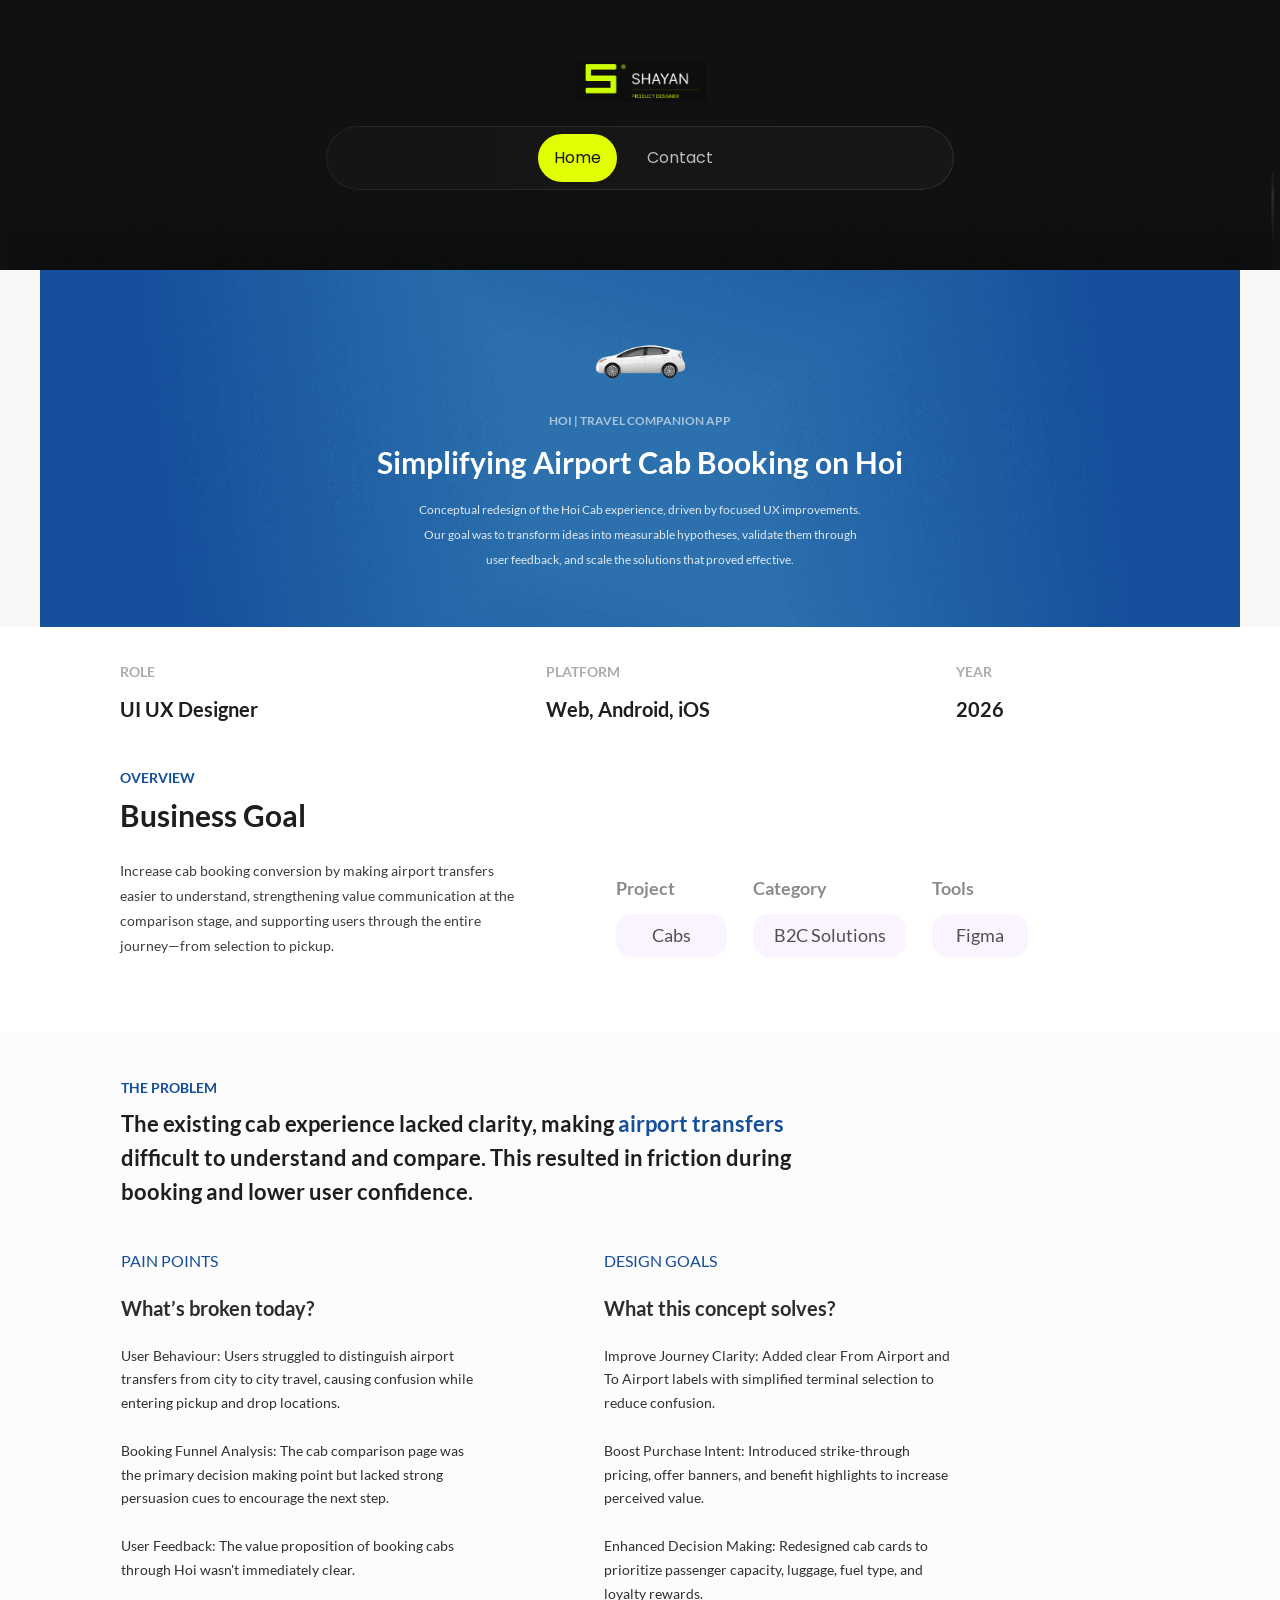
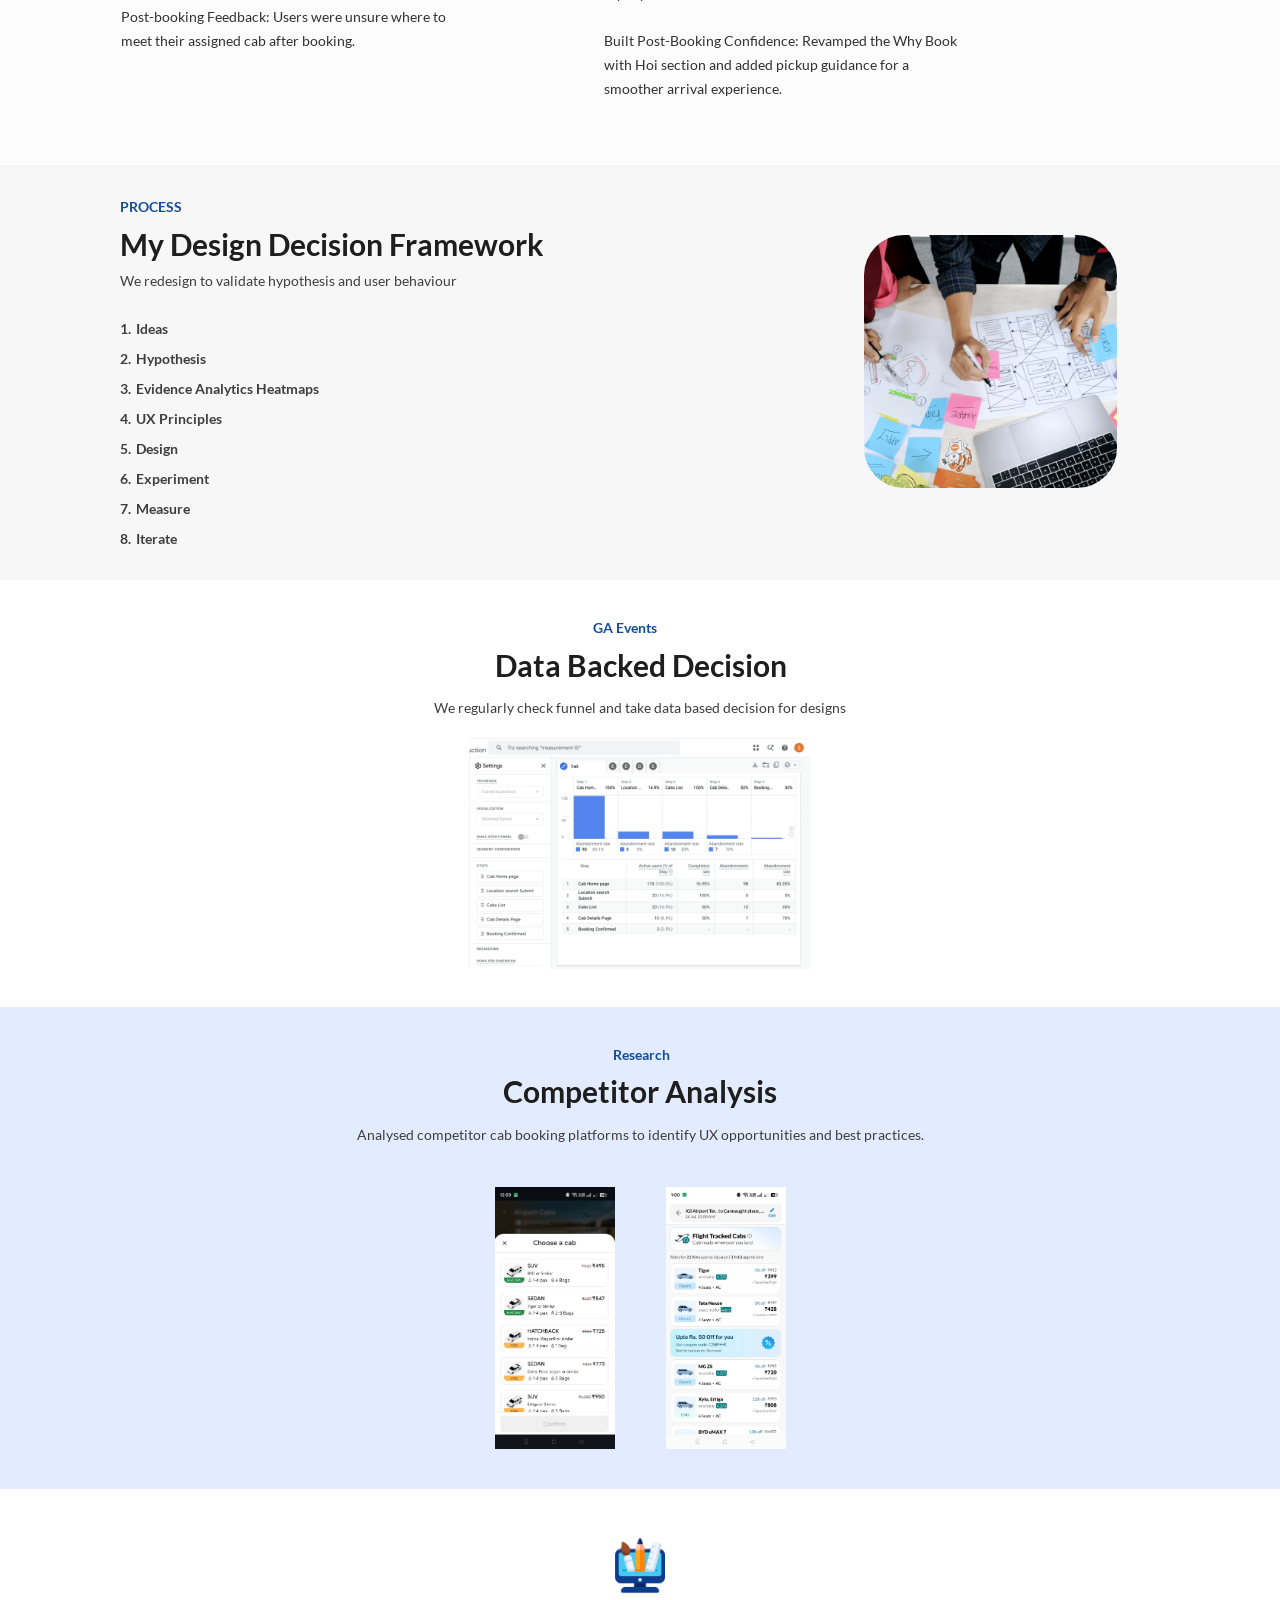
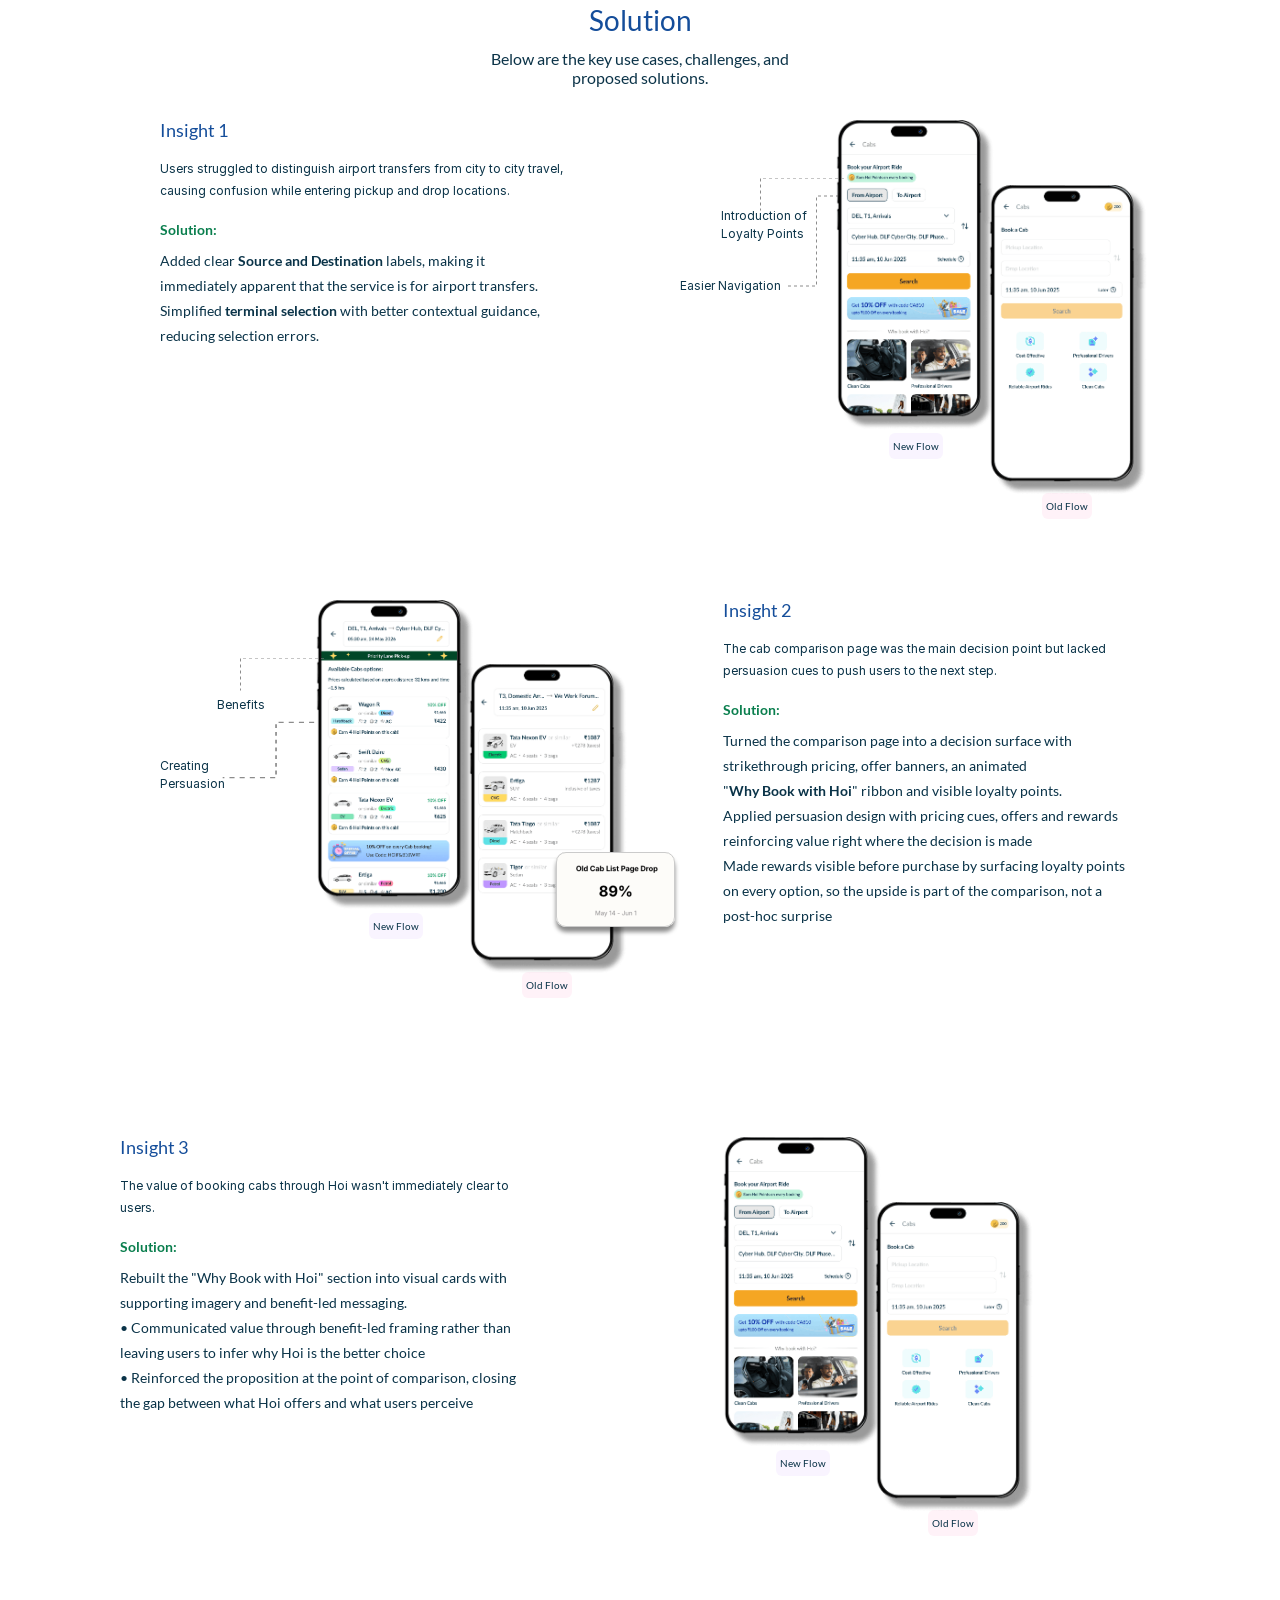
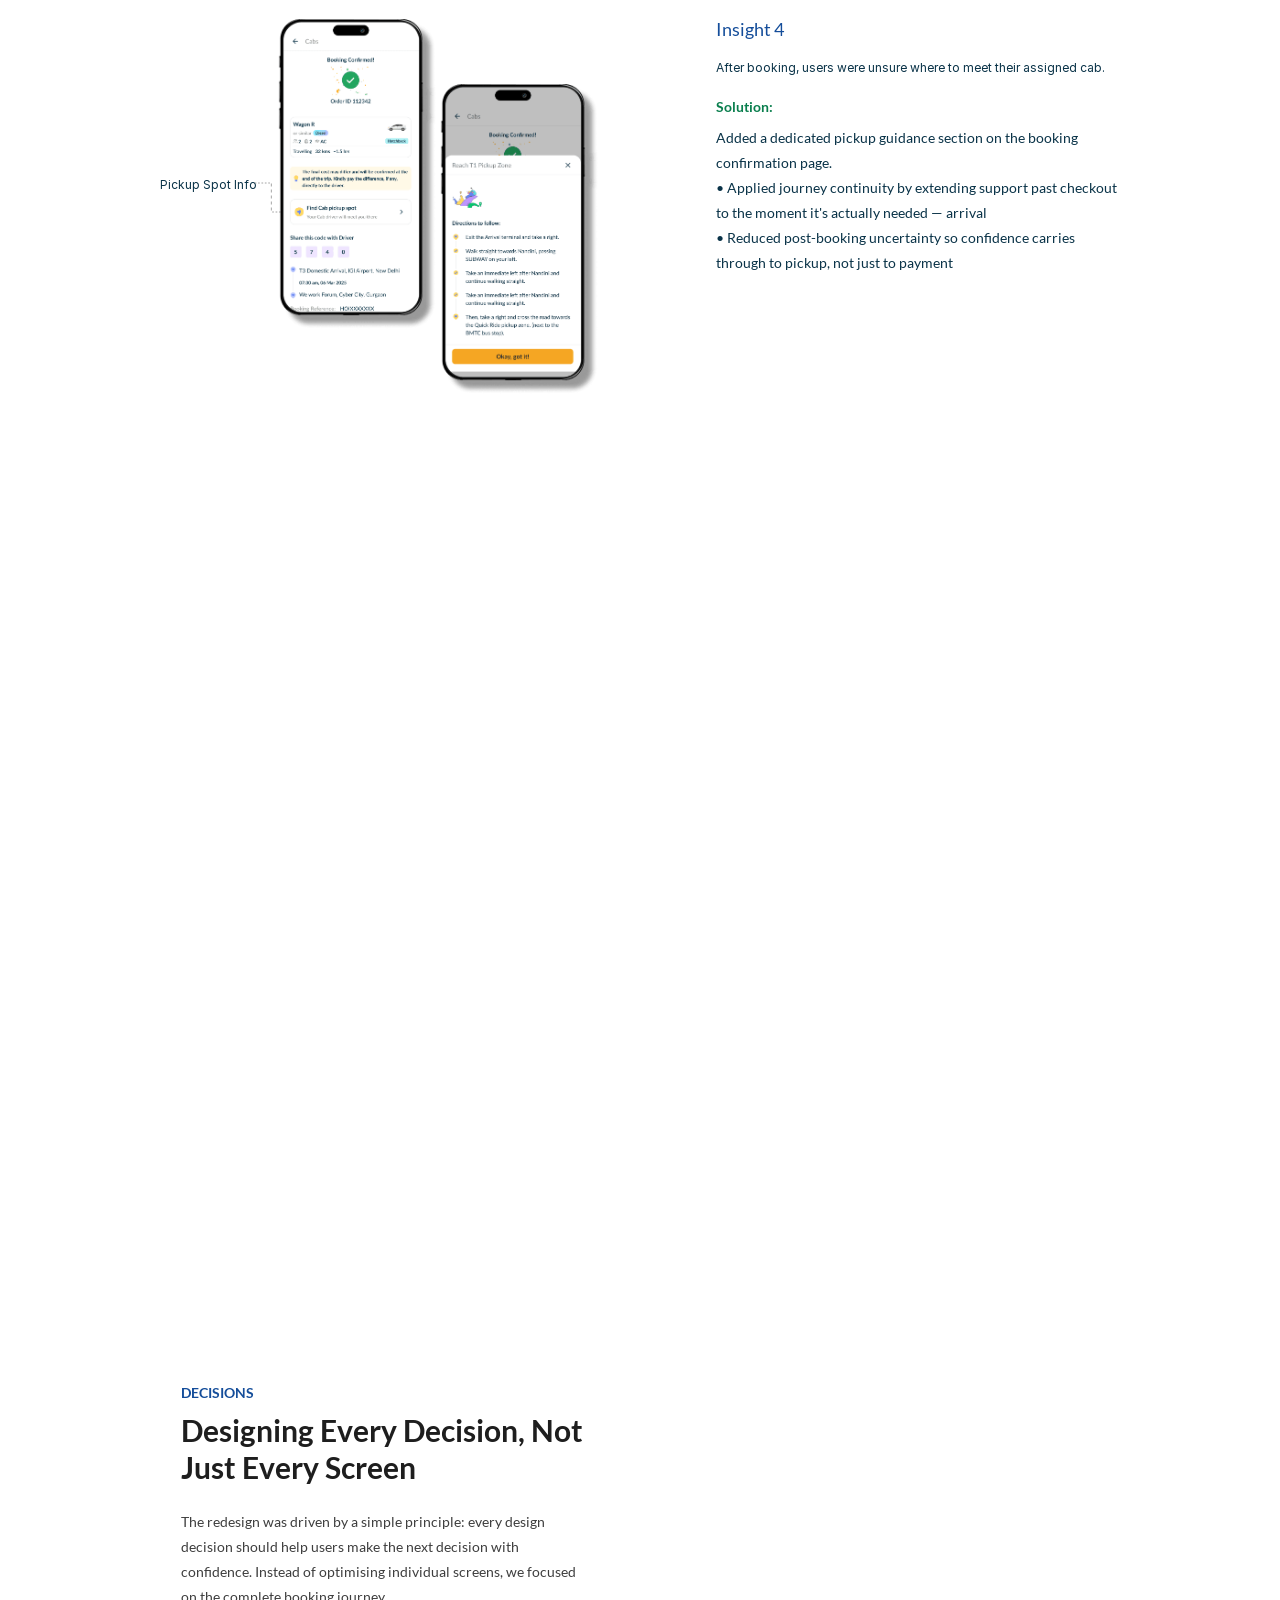
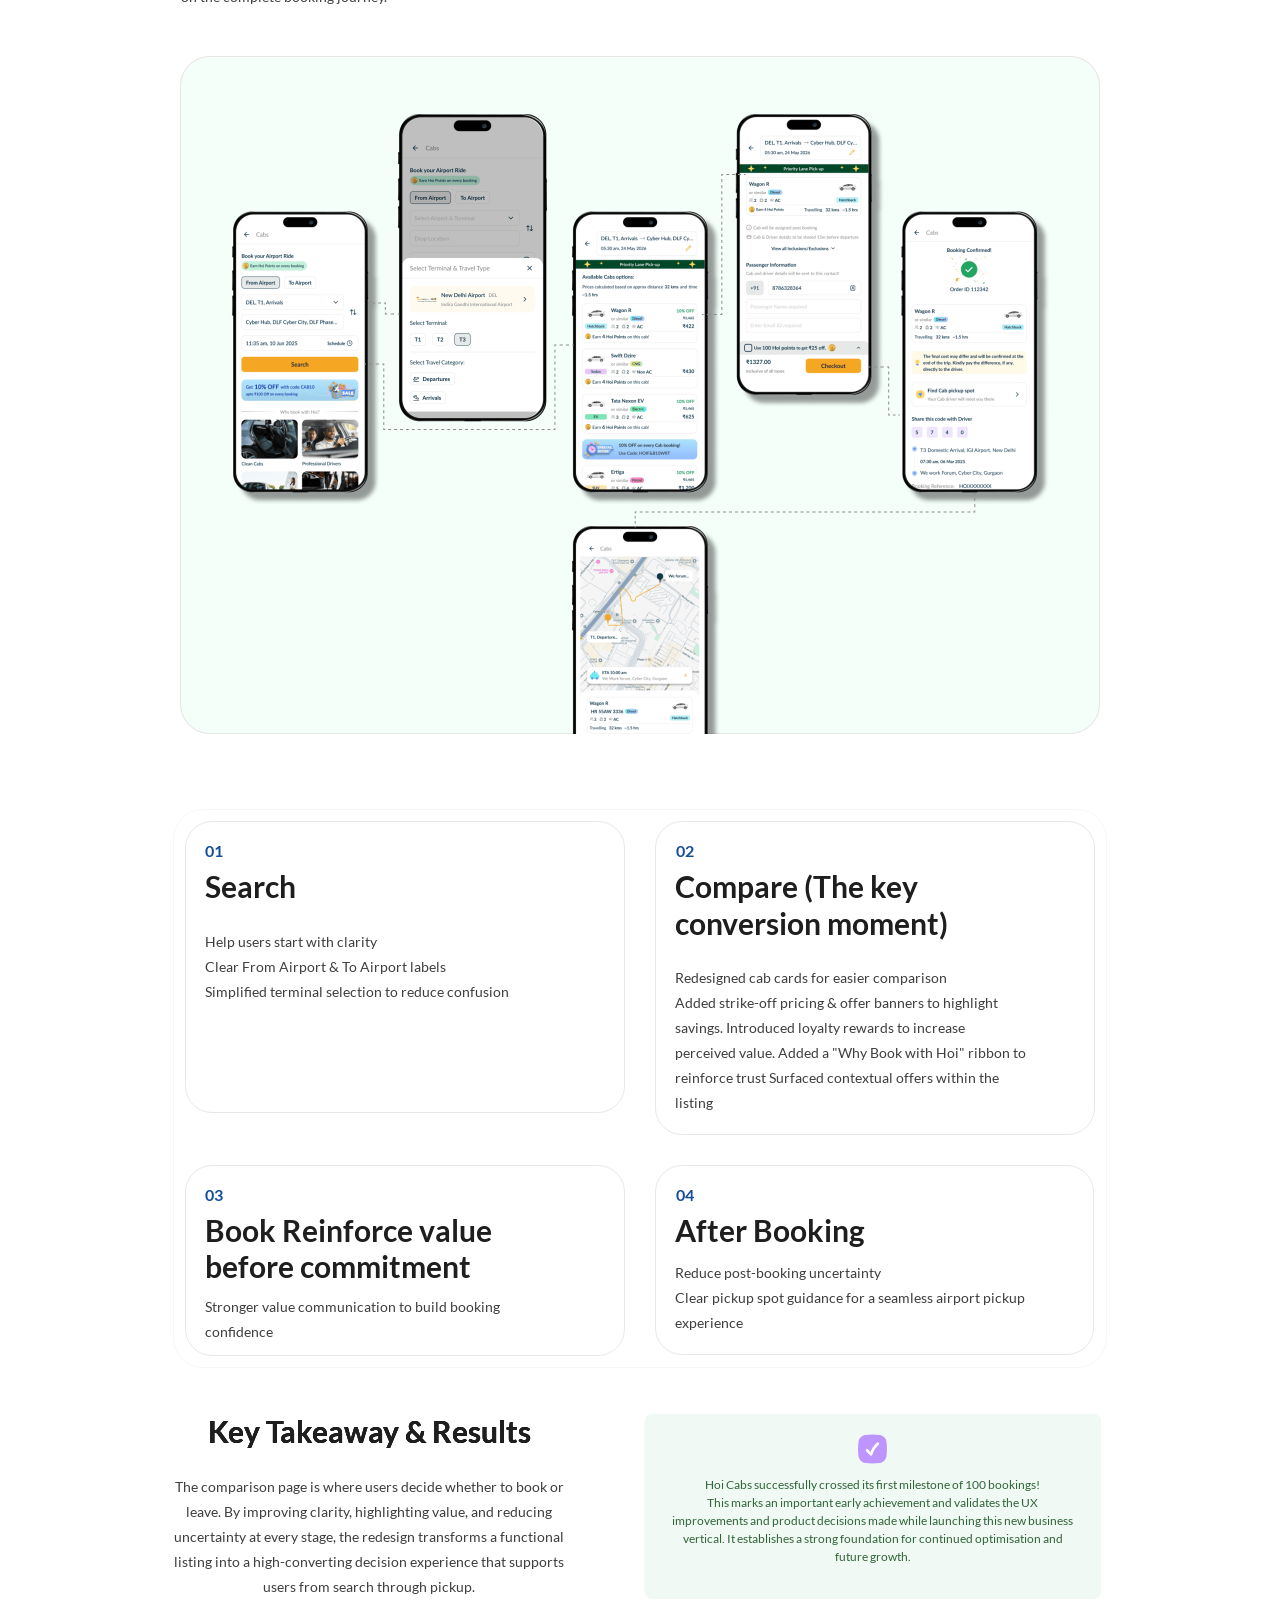
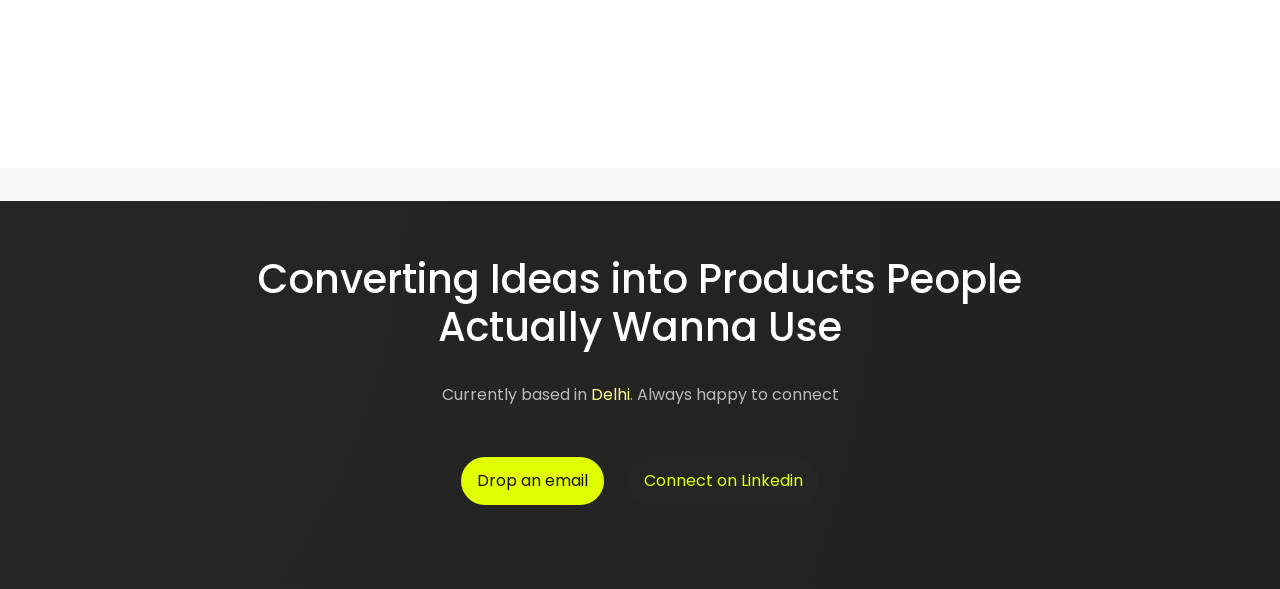
<file: cabs/index.html>
<!doctype html>
<!-- Made in Framer · framer.com ✨ -->
<!-- Exported with NocodeXport · nocodexport.com 📦 -->
<!-- Optimized Sep 7, 2026, 8:07 AM UTC -->
<!-- Save money on hosting, use PROMO26 for a discount -->
<!-- Published Sep 7, 2026, 8:05 AM UTC -->
<html lang="en" data-redirect-timezone="1">
<head>
	<meta charset="utf-8">
	<meta name="viewport" content="width=1200">
	<meta name="generator" content="Framer a322632">
	<title>Shayan Alam - Product Designer</title>
    <meta name="description" content="Hi, I'm Shayan Alam.
I turn complex problems into intuitive experiences, with expertise in SaaS and B2B/B2C platforms.">
    <meta name="framer-search-index" content="/assets/meta/meta-8068fcd9.json">
    <meta name="framer-search-index-fallback" content="/assets/meta/meta-24bbc9ce.json">
    <meta name="framer-html-plugin" content="disable">
    <link href="/assets/images/image-36240257.png" rel="icon" media="(prefers-color-scheme: light)">
    <link href="/assets/images/image-36240257.png" rel="icon" media="(prefers-color-scheme: dark)">
    <link rel="apple-touch-icon" href="/assets/images/image-9ab85570.png">
    <!-- Open Graph -->
    <meta property="og:type" content="website">
    <meta property="og:title" content="Shayan Alam - Product Designer">
    <meta property="og:description" content="Hi, I'm Shayan Alam.
I turn complex problems into intuitive experiences, with expertise in SaaS and B2B/B2C platforms.">
    <meta property="og:image" content="/assets/meta/meta-f9230627.png">
    <!-- X -->
    <meta name="twitter:card" content="summary_large_image">
    <meta name="twitter:title" content="Shayan Alam - Product Designer">
    <meta name="twitter:description" content="Hi, I'm Shayan Alam.
I turn complex problems into intuitive experiences, with expertise in SaaS and B2B/B2C platforms.">
    <meta name="twitter:image" content="/assets/meta/meta-f9230627.png">
	
	
	
	<!-- Start of headStart -->
    
    <!-- End of headStart -->
	
	<style data-framer-font-css>/* latin-ext */
@font-face {
  font-family: 'Lato';
  font-style: normal;
  font-weight: 400;
  font-display: swap;
  src: url(/assets/fonts/font-d83b9a23.woff2) format('woff2');
  unicode-range: U+0100-02BA, U+02BD-02C5, U+02C7-02CC, U+02CE-02D7, U+02DD-02FF, U+0304, U+0308, U+0329, U+1D00-1DBF, U+1E00-1E9F, U+1EF2-1EFF, U+2020, U+20A0-20AB, U+20AD-20C0, U+2113, U+2C60-2C7F, U+A720-A7FF;
}
/* latin */
@font-face {
  font-family: 'Lato';
  font-style: normal;
  font-weight: 400;
  font-display: swap;
  src: url(/assets/fonts/font-14cbedeb.woff2) format('woff2');
  unicode-range: U+0000-00FF, U+0131, U+0152-0153, U+02BB-02BC, U+02C6, U+02DA, U+02DC, U+0304, U+0308, U+0329, U+2000-206F, U+20AC, U+2122, U+2191, U+2193, U+2212, U+2215, U+FEFF, U+FFFD;
}
/* latin-ext */
@font-face {
  font-family: 'Lato';
  font-style: normal;
  font-weight: 700;
  font-display: swap;
  src: url(/assets/fonts/font-0e0ce405.woff2) format('woff2');
  unicode-range: U+0100-02BA, U+02BD-02C5, U+02C7-02CC, U+02CE-02D7, U+02DD-02FF, U+0304, U+0308, U+0329, U+1D00-1DBF, U+1E00-1E9F, U+1EF2-1EFF, U+2020, U+20A0-20AB, U+20AD-20C0, U+2113, U+2C60-2C7F, U+A720-A7FF;
}
/* latin */
@font-face {
  font-family: 'Lato';
  font-style: normal;
  font-weight: 700;
  font-display: swap;
  src: url(/assets/fonts/font-d19d4900.woff2) format('woff2');
  unicode-range: U+0000-00FF, U+0131, U+0152-0153, U+02BB-02BC, U+02C6, U+02DA, U+02DC, U+0304, U+0308, U+0329, U+2000-206F, U+20AC, U+2122, U+2191, U+2193, U+2212, U+2215, U+FEFF, U+FFFD;
}
/* devanagari */
@font-face {
  font-family: 'Poppins';
  font-style: normal;
  font-weight: 400;
  font-display: swap;
  src: url(/assets/fonts/font-fccf6f58.woff2) format('woff2');
  unicode-range: U+0900-097F, U+1CD0-1CF9, U+200C-200D, U+20A8, U+20B9, U+20F0, U+25CC, U+A830-A839, U+A8E0-A8FF, U+11B00-11B09;
}
/* latin-ext */
@font-face {
  font-family: 'Poppins';
  font-style: normal;
  font-weight: 400;
  font-display: swap;
  src: url(/assets/fonts/font-85c5ee62.woff2) format('woff2');
  unicode-range: U+0100-02BA, U+02BD-02C5, U+02C7-02CC, U+02CE-02D7, U+02DD-02FF, U+0304, U+0308, U+0329, U+1D00-1DBF, U+1E00-1E9F, U+1EF2-1EFF, U+2020, U+20A0-20AB, U+20AD-20C0, U+2113, U+2C60-2C7F, U+A720-A7FF;
}
/* latin */
@font-face {
  font-family: 'Poppins';
  font-style: normal;
  font-weight: 400;
  font-display: swap;
  src: url(/assets/fonts/font-e66aca3b.woff2) format('woff2');
  unicode-range: U+0000-00FF, U+0131, U+0152-0153, U+02BB-02BC, U+02C6, U+02DA, U+02DC, U+0304, U+0308, U+0329, U+2000-206F, U+20AC, U+2122, U+2191, U+2193, U+2212, U+2215, U+FEFF, U+FFFD;
}

@font-face { font-family: "Handjet"; src: url("/assets/fonts/font-3fbc37d6.woff2"); font-style: normal; font-weight: 500 }
@font-face { font-family: "Handjet"; src: url("/assets/fonts/font-b856304a.woff2"); font-style: normal; font-weight: 700 }
@font-face { font-family: "Inter"; src: url("/assets/fonts/font-ba02b29b.woff2"); font-display: swap; font-style: normal; font-weight: 400; unicode-range: U+0460-052F, U+1C80-1C88, U+20B4, U+2DE0-2DFF, U+A640-A69F, U+FE2E-FE2F }
@font-face { font-family: "Inter"; src: url("/assets/fonts/font-d342a035.woff2"); font-display: swap; font-style: normal; font-weight: 400; unicode-range: U+0301, U+0400-045F, U+0490-0491, U+04B0-04B1, U+2116 }
@font-face { font-family: "Inter"; src: url("/assets/fonts/font-29ec2a1b.woff2"); font-display: swap; font-style: normal; font-weight: 400; unicode-range: U+1F00-1FFF }
@font-face { font-family: "Inter"; src: url("/assets/fonts/font-2666a469.woff2"); font-display: swap; font-style: normal; font-weight: 400; unicode-range: U+0370-03FF }
@font-face { font-family: "Inter"; src: url("/assets/fonts/font-ca74d670.woff2"); font-display: swap; font-style: normal; font-weight: 400; unicode-range: U+0100-024F, U+0259, U+1E00-1EFF, U+2020, U+20A0-20AB, U+20AD-20CF, U+2113, U+2C60-2C7F, U+A720-A7FF }
@font-face { font-family: "Inter"; src: url("/assets/fonts/font-5afd6099.woff2"); font-display: swap; font-style: normal; font-weight: 400; unicode-range: U+0000-00FF, U+0131, U+0152-0153, U+02BB-02BC, U+02C6, U+02DA, U+02DC, U+2000-206F, U+2070, U+2074-207E, U+2080-208E, U+20AC, U+2122, U+2191, U+2193, U+2212, U+2215, U+FEFF, U+FFFD }
@font-face { font-family: "Inter"; src: url("/assets/fonts/font-b055aed3.woff2"); font-display: swap; font-style: normal; font-weight: 400; unicode-range: U+0102-0103, U+0110-0111, U+0128-0129, U+0168-0169, U+01A0-01A1, U+01AF-01B0, U+1EA0-1EF9, U+20AB }
@font-face { font-family: "Inter"; src: url("/assets/fonts/font-48d54789.woff2"); font-display: swap; font-style: normal; font-weight: 700; unicode-range: U+0460-052F, U+1C80-1C88, U+20B4, U+2DE0-2DFF, U+A640-A69F, U+FE2E-FE2F }
@font-face { font-family: "Inter"; src: url("/assets/fonts/font-b7bcaf4d.woff2"); font-display: swap; font-style: normal; font-weight: 700; unicode-range: U+0301, U+0400-045F, U+0490-0491, U+04B0-04B1, U+2116 }
@font-face { font-family: "Inter"; src: url("/assets/fonts/font-f5679bd1.woff2"); font-display: swap; font-style: normal; font-weight: 700; unicode-range: U+1F00-1FFF }
@font-face { font-family: "Inter"; src: url("/assets/fonts/font-4c7778ed.woff2"); font-display: swap; font-style: normal; font-weight: 700; unicode-range: U+0370-03FF }
@font-face { font-family: "Inter"; src: url("/assets/fonts/font-388a7c4e.woff2"); font-display: swap; font-style: normal; font-weight: 700; unicode-range: U+0100-024F, U+0259, U+1E00-1EFF, U+2020, U+20A0-20AB, U+20AD-20CF, U+2113, U+2C60-2C7F, U+A720-A7FF }
@font-face { font-family: "Inter"; src: url("/assets/fonts/font-388a7c4e.woff2"); font-display: swap; font-style: normal; font-weight: 700; unicode-range: U+0000-00FF, U+0131, U+0152-0153, U+02BB-02BC, U+02C6, U+02DA, U+02DC, U+2000-206F, U+2070, U+2074-207E, U+2080-208E, U+20AC, U+2122, U+2191, U+2193, U+2212, U+2215, U+FEFF, U+FFFD }
@font-face { font-family: "Inter"; src: url("/assets/fonts/font-c0215d82.woff2"); font-display: swap; font-style: normal; font-weight: 700; unicode-range: U+0102-0103, U+0110-0111, U+0128-0129, U+0168-0169, U+01A0-01A1, U+01AF-01B0, U+1EA0-1EF9, U+20AB }
@font-face { font-family: "Inter"; src: url("/assets/fonts/font-1f1f2cc1.woff2"); font-display: swap; font-style: italic; font-weight: 700; unicode-range: U+0460-052F, U+1C80-1C88, U+20B4, U+2DE0-2DFF, U+A640-A69F, U+FE2E-FE2F }
@font-face { font-family: "Inter"; src: url("/assets/fonts/font-1f3e1827.woff2"); font-display: swap; font-style: italic; font-weight: 700; unicode-range: U+0301, U+0400-045F, U+0490-0491, U+04B0-04B1, U+2116 }
@font-face { font-family: "Inter"; src: url("/assets/fonts/font-2ca7f647.woff2"); font-display: swap; font-style: italic; font-weight: 700; unicode-range: U+1F00-1FFF }
@font-face { font-family: "Inter"; src: url("/assets/fonts/font-0c089940.woff2"); font-display: swap; font-style: italic; font-weight: 700; unicode-range: U+0370-03FF }
@font-face { font-family: "Inter"; src: url("/assets/fonts/font-dfa7f96c.woff2"); font-display: swap; font-style: italic; font-weight: 700; unicode-range: U+0100-024F, U+0259, U+1E00-1EFF, U+2020, U+20A0-20AB, U+20AD-20CF, U+2113, U+2C60-2C7F, U+A720-A7FF }
@font-face { font-family: "Inter"; src: url("/assets/fonts/font-b59b5fa8.woff2"); font-display: swap; font-style: italic; font-weight: 700; unicode-range: U+0000-00FF, U+0131, U+0152-0153, U+02BB-02BC, U+02C6, U+02DA, U+02DC, U+2000-206F, U+2070, U+2074-207E, U+2080-208E, U+20AC, U+2122, U+2191, U+2193, U+2212, U+2215, U+FEFF, U+FFFD }
@font-face { font-family: "Inter"; src: url("/assets/fonts/font-e340c6ac.woff2"); font-display: swap; font-style: italic; font-weight: 700; unicode-range: U+0102-0103, U+0110-0111, U+0128-0129, U+0168-0169, U+01A0-01A1, U+01AF-01B0, U+1EA0-1EF9, U+20AB }
@font-face { font-family: "Inter"; src: url("/assets/fonts/font-3d473eff.woff2"); font-display: swap; font-style: italic; font-weight: 400; unicode-range: U+0460-052F, U+1C80-1C88, U+20B4, U+2DE0-2DFF, U+A640-A69F, U+FE2E-FE2F }
@font-face { font-family: "Inter"; src: url("/assets/fonts/font-79cc6914.woff2"); font-display: swap; font-style: italic; font-weight: 400; unicode-range: U+0301, U+0400-045F, U+0490-0491, U+04B0-04B1, U+2116 }
@font-face { font-family: "Inter"; src: url("/assets/fonts/font-39874444.woff2"); font-display: swap; font-style: italic; font-weight: 400; unicode-range: U+1F00-1FFF }
@font-face { font-family: "Inter"; src: url("/assets/fonts/font-b8b4c65d.woff2"); font-display: swap; font-style: italic; font-weight: 400; unicode-range: U+0370-03FF }
@font-face { font-family: "Inter"; src: url("/assets/fonts/font-0cdb6a6e.woff2"); font-display: swap; font-style: italic; font-weight: 400; unicode-range: U+0100-024F, U+0259, U+1E00-1EFF, U+2020, U+20A0-20AB, U+20AD-20CF, U+2113, U+2C60-2C7F, U+A720-A7FF }
@font-face { font-family: "Inter"; src: url("/assets/fonts/font-1ef5587c.woff2"); font-display: swap; font-style: italic; font-weight: 400; unicode-range: U+0000-00FF, U+0131, U+0152-0153, U+02BB-02BC, U+02C6, U+02DA, U+02DC, U+2000-206F, U+2070, U+2074-207E, U+2080-208E, U+20AC, U+2122, U+2191, U+2193, U+2212, U+2215, U+FEFF, U+FFFD }
@font-face { font-family: "Inter"; src: url("/assets/fonts/font-d84988c3.woff2"); font-display: swap; font-style: italic; font-weight: 400; unicode-range: U+0102-0103, U+0110-0111, U+0128-0129, U+0168-0169, U+01A0-01A1, U+01AF-01B0, U+1EA0-1EF9, U+20AB }
@font-face { font-family: "Inter"; src: url("/assets/fonts/font-13550d8c.woff2"); font-style: normal; font-weight: 900; unicode-range: U+0460-052F, U+1C80-1C88, U+20B4, U+2DE0-2DFF, U+A640-A69F, U+FE2E-FE2F }
@font-face { font-family: "Inter"; src: url("/assets/fonts/font-5594c727.woff2"); font-style: normal; font-weight: 900; unicode-range: U+0301, U+0400-045F, U+0490-0491, U+04B0-04B1, U+2116 }
@font-face { font-family: "Inter"; src: url("/assets/fonts/font-e2f3aeec.woff2"); font-style: normal; font-weight: 900; unicode-range: U+1F00-1FFF }
@font-face { font-family: "Inter"; src: url("/assets/fonts/font-d26b343d.woff2"); font-style: normal; font-weight: 900; unicode-range: U+0370-03FF }
@font-face { font-family: "Inter"; src: url("/assets/fonts/font-8bf56301.woff2"); font-style: normal; font-weight: 900; unicode-range: U+0100-024F, U+0259, U+1E00-1EFF, U+2020, U+20A0-20AB, U+20AD-20CF, U+2113, U+2C60-2C7F, U+A720-A7FF }
@font-face { font-family: "Inter"; src: url("/assets/fonts/font-9638af79.woff2"); font-style: normal; font-weight: 900; unicode-range: U+0000-00FF, U+0131, U+0152-0153, U+02BB-02BC, U+02C6, U+02DA, U+02DC, U+2000-206F, U+2070, U+2074-207E, U+2080-208E, U+20AC, U+2122, U+2191, U+2193, U+2212, U+2215, U+FEFF, U+FFFD }
@font-face { font-family: "Inter"; src: url("/assets/fonts/font-bb78ccb0.woff2"); font-style: normal; font-weight: 900; unicode-range: U+0102-0103, U+0110-0111, U+0128-0129, U+0168-0169, U+01A0-01A1, U+01AF-01B0, U+1EA0-1EF9, U+20AB }
@font-face { font-family: "Inter"; src: url("/assets/fonts/font-18dd5cff.woff2"); font-style: italic; font-weight: 900; unicode-range: U+0460-052F, U+1C80-1C88, U+20B4, U+2DE0-2DFF, U+A640-A69F, U+FE2E-FE2F }
@font-face { font-family: "Inter"; src: url("/assets/fonts/font-a8b12074.woff2"); font-style: italic; font-weight: 900; unicode-range: U+0301, U+0400-045F, U+0490-0491, U+04B0-04B1, U+2116 }
@font-face { font-family: "Inter"; src: url("/assets/fonts/font-d8c3d066.woff2"); font-style: italic; font-weight: 900; unicode-range: U+1F00-1FFF }
@font-face { font-family: "Inter"; src: url("/assets/fonts/font-cce22def.woff2"); font-style: italic; font-weight: 900; unicode-range: U+0370-03FF }
@font-face { font-family: "Inter"; src: url("/assets/fonts/font-533b8b26.woff2"); font-style: italic; font-weight: 900; unicode-range: U+0100-024F, U+0259, U+1E00-1EFF, U+2020, U+20A0-20AB, U+20AD-20CF, U+2113, U+2C60-2C7F, U+A720-A7FF }
@font-face { font-family: "Inter"; src: url("/assets/fonts/font-5a280a2f.woff2"); font-style: italic; font-weight: 900; unicode-range: U+0000-00FF, U+0131, U+0152-0153, U+02BB-02BC, U+02C6, U+02DA, U+02DC, U+2000-206F, U+2070, U+2074-207E, U+2080-208E, U+20AC, U+2122, U+2191, U+2193, U+2212, U+2215, U+FEFF, U+FFFD }
@font-face { font-family: "Inter"; src: url("/assets/fonts/font-829cbb50.woff2"); font-style: italic; font-weight: 900; unicode-range: U+0102-0103, U+0110-0111, U+0128-0129, U+0168-0169, U+01A0-01A1, U+01AF-01B0, U+1EA0-1EF9, U+20AB }
@font-face { font-family: "Poppins"; src: url("/assets/fonts/font-c10e0ae4.woff2"); font-display: swap; font-style: normal; font-weight: 500 }
@font-face { font-family: "Poppins"; src: url("/assets/fonts/font-48c6aabc.woff2"); font-display: swap; font-style: normal; font-weight: 700 }
@font-face { font-family: "Poppins"; src: url("/assets/fonts/font-fe0825c8.woff2"); font-display: swap; font-style: italic; font-weight: 700 }
@font-face { font-family: "Poppins"; src: url("/assets/fonts/font-6a831a88.woff2"); font-display: swap; font-style: italic; font-weight: 500 }
@font-face { font-family: "Poppins"; src: url("/assets/fonts/font-00a9644f.woff2"); font-display: swap; font-style: normal; font-weight: 300 }
@font-face { font-family: "Poppins"; src: url("/assets/fonts/font-515e6b7c.woff2"); font-display: swap; font-style: italic; font-weight: 400 }
@font-face { font-family: "Poppins"; src: url("/assets/fonts/font-74cc34c8.woff2"); font-display: swap; font-style: italic; font-weight: 300 }
@font-face { font-family: "Lato Placeholder"; src: local("Arial"); ascent-override: 100.88%; descent-override: 21.77%; line-gap-override: 0.00%; size-adjust: 97.84% }
@font-face { font-family: "Poppins Placeholder"; src: local("Arial"); ascent-override: 92.83%; descent-override: 30.94%; line-gap-override: 8.84%; size-adjust: 113.11% }
@font-face { font-family: "Inter Placeholder"; src: local("Arial"); ascent-override: 89.79%; descent-override: 22.36%; line-gap-override: 0.00%; size-adjust: 107.89% }
@font-face { font-family: "Poppins Placeholder"; src: local("Arial"); ascent-override: 91.95%; descent-override: 30.94%; line-gap-override: 7.96%; size-adjust: 113.11% }</style>
	<link href="https://fonts.gstatic.com" rel="preconnect" crossorigin>
    <link href="https://fonts.gstatic.com" rel="preconnect" crossorigin>
	
	<meta name="robots" content="noindex"><style data-framer-breakpoint-css></style><style data-framer-css-ssr-minified data-framer-components="framer-lib-cursors-host framer-6pd3B framer-szhoJ framer-joJeV framer-lib-combinedCSSRules framer-xOAB1 framer-BUEz4">html,body,#main{box-sizing:border-box;margin:0;padding:0}:root{-webkit-font-smoothing:antialiased;-moz-osx-font-smoothing:grayscale}*{box-sizing:border-box;-webkit-font-smoothing:inherit}h1,h2,h3,h4,h5,h6,p,figure{margin:0}body,input,textarea,select,button{font-family:sans-serif;font-size:12px}body{--token-86078b6c-f96f-4056-8242-4499c67d6005:#111;--token-20f2ae48-e039-47f3-8042-3745ae324c8f:#000;--token-aaf1a19d-42c1-4ccc-b00c-6a781724b5d7:#111c;--token-dec04c2a-5334-4aba-a37f-c366f756756f:#fff;--token-3498efc0-f9f3-4960-abf6-db6b76d154bd:#e1ff01;--token-c1864c1c-c54c-4932-9c1f-ce31d307e9d7:#272727;--token-ae4a2645-71dc-4b0d-8040-26fe346af267:#323232;--token-be15e49c-ae87-4e96-8dda-87eb3dcb0b79:#bbb;--token-e4c37866-5fc0-445f-9a24-d48104598539:#151515;--token-d9df320a-56a0-4c27-901a-3c1020babb27:#1c1c1c;--token-4850efac-c98c-4162-bb80-9931c5e63cff:#454545;--token-eda1288a-b7d8-4058-b6bc-ad0d4d7f1815:#353535;--token-9d44c7e6-fb48-4804-8892-e2217e2ce1d7:gray;--token-f98c13ba-4557-4be8-a887-117b0c3d106e:#333;--token-1bbf5d07-0bfe-4568-9d89-a99dc0dc276f:#ddd;--token-444d8ac8-462f-4c11-9cb4-41b4c982a74e:#494949;--token-db9b5175-bcad-4f22-89e0-440fc61bbe62:#1b1b1b;--token-757dcaee-4ce4-40e7-87aa-54cf685cdf11:#062233;--token-3f82648c-62d9-4ea6-bd43-0d0a5f90fcff:#0a4a46;--token-cdd37508-322f-478c-95e0-de4629aff502:#4f601f;--token-44119c77-809c-413a-a1ae-72a931853c58:#77981b;--token-d5104e86-85eb-4962-a61d-6d6fa709f447:#000c;--framer-will-change-override:none}@supports (background:-webkit-named-image(i)) and (not (grid-template-rows:subgrid)){body{--framer-will-change-override:transform}}@supports (background:-webkit-named-image(i)) and (not (position-area:top right)){body{--framer-will-change-filter-override:filter}}[data-framer-component-type=Text] div div span,[data-framer-component-type=Text] a div span,[data-framer-component-type=Text] span span span,[data-framer-component-type=Text] p span span,[data-framer-component-type=Text] h1 span span,[data-framer-component-type=Text] h2 span span,[data-framer-component-type=Text] h3 span span,[data-framer-component-type=Text] h4 span span,[data-framer-component-type=Text] h5 span span,[data-framer-component-type=Text] h6 span span,[data-framer-component-type=Text] a{font-family:var(--font-family);font-style:var(--font-style);font-weight:min(calc(var(--framer-font-weight-increase,0) + var(--font-weight,400)),900);color:var(--text-color);letter-spacing:var(--letter-spacing);font-size:var(--font-size);text-transform:var(--text-transform);--text-decoration:var(--framer-text-decoration-style,solid)var(--framer-text-decoration,none)var(--framer-text-decoration-color,currentcolor)var(--framer-text-decoration-thickness,auto);--text-decoration-skip-ink:var(--framer-text-decoration-skip-ink);--text-underline-offset:var(--framer-text-decoration-offset);line-height:var(--line-height);--font-family:var(--framer-font-family);--font-style:var(--framer-font-style);--font-weight:var(--framer-font-weight);--text-color:var(--framer-text-color);--letter-spacing:var(--framer-letter-spacing);--font-size:var(--framer-font-size);--text-transform:var(--framer-text-transform);--line-height:var(--framer-line-height)}@supports not (color:color(display-p3 1 1 1)){p.framer-text,div.framer-text,h1.framer-text,h2.framer-text,h3.framer-text,h4.framer-text,h5.framer-text,h6.framer-text,li.framer-text,ol.framer-text,ul.framer-text,span.framer-text:not([data-text-fill]){color:var(--framer-blockquote-text-color-rgb,var(--framer-blockquote-text-color,var(--framer-text-color-rgb,var(--framer-text-color,#000))));-webkit-text-stroke-color:var(--framer-text-stroke-color-rgb,var(--framer-text-stroke-color,initial))}mark.framer-text{background-color:var(--framer-blockquote-text-background-color-rgb,var(--framer-blockquote-text-background-color,var(--framer-text-background-color-rgb,var(--framer-text-background-color,initial))))}}@supports not (color:color(display-p3 1 1 1)){code.framer-text,code.framer-text span.framer-text:not([data-text-fill]){color:var(--framer-blockquote-text-color-rgb,var(--framer-blockquote-text-color,var(--framer-code-text-color-rgb,var(--framer-code-text-color,var(--framer-text-color-rgb,var(--framer-text-color,#000))))))}}@supports not (color:color(display-p3 1 1 1)){a.framer-text,span.framer-text[data-nested-link]{color:var(--framer-link-text-color-rgb,var(--framer-link-text-color,var(--framer-blockquote-text-color-rgb,var(--framer-blockquote-text-color,var(--framer-text-color-rgb,var(--framer-text-color,#000))))));background-color:var(--framer-link-text-background-color-rgb,var(--framer-link-text-background-color,initial));-webkit-text-decoration-color:var(--framer-link-text-decoration-color-rgb,var(--framer-link-text-decoration-color,var(--framer-text-decoration-color-rgb,var(--framer-text-decoration-color,currentcolor))));text-decoration-color:var(--framer-link-text-decoration-color-rgb,var(--framer-link-text-decoration-color,var(--framer-text-decoration-color-rgb,var(--framer-text-decoration-color,currentcolor))))}}@supports not (color:color(display-p3 1 1 1)){code.framer-text a.framer-text,code.framer-text a.framer-text span.framer-text:not([data-text-fill]),code.framer-text span.framer-text[data-nested-link],code.framer-text span.framer-text[data-nested-link] span.framer-text:not([data-text-fill]){color:var(--framer-link-text-color-rgb,var(--framer-link-text-color,var(--framer-blockquote-text-color-rgb,var(--framer-blockquote-text-color,var(--framer-code-text-color-rgb,var(--framer-code-text-color,var(--framer-text-color-rgb,var(--framer-text-color,#000))))))))}}@supports not (color:color(display-p3 1 1 1)){a.framer-text:hover,span.framer-text[data-nested-link]:hover{color:var(--framer-link-hover-text-color-rgb,var(--framer-link-hover-text-color,var(--framer-link-text-color-rgb,var(--framer-link-text-color,var(--framer-blockquote-text-color-rgb,var(--framer-blockquote-text-color,var(--framer-text-color-rgb,var(--framer-text-color,#000))))))));background-color:var(--framer-link-hover-text-background-color-rgb,var(--framer-link-hover-text-background-color,var(--framer-link-text-background-color-rgb,var(--framer-link-text-background-color,var(--framer-text-background-color-rgb,var(--framer-text-background-color,initial))))));-webkit-text-decoration-color:var(--framer-link-hover-text-decoration-color-rgb,var(--framer-link-hover-text-decoration-color,var(--framer-link-text-decoration-color-rgb,var(--framer-link-text-decoration-color,var(--framer-text-decoration-color-rgb,var(--framer-text-decoration-color,currentcolor))))));text-decoration-color:var(--framer-link-hover-text-decoration-color-rgb,var(--framer-link-hover-text-decoration-color,var(--framer-link-text-decoration-color-rgb,var(--framer-link-text-decoration-color,var(--framer-text-decoration-color-rgb,var(--framer-text-decoration-color,currentcolor))))))}}@supports not (color:color(display-p3 1 1 1)){code.framer-text a.framer-text:hover,code.framer-text span.framer-text[data-nested-link]:hover{color:var(--framer-link-hover-text-color-rgb,var(--framer-link-hover-text-color,var(--framer-link-text-color-rgb,var(--framer-link-text-color,var(--framer-blockquote-text-color-rgb,var(--framer-blockquote-text-color,var(--framer-code-text-color-rgb,var(--framer-code-text-color,var(--framer-text-color-rgb,var(--framer-text-color,#000))))))))))}}@supports not (color:color(display-p3 1 1 1)){a.framer-text[data-framer-page-link-current],span.framer-text[data-framer-page-link-current]{color:var(--framer-link-current-text-color-rgb,var(--framer-link-current-text-color,var(--framer-link-text-color-rgb,var(--framer-link-text-color,var(--framer-text-color-rgb,var(--framer-text-color,#000))))));background-color:var(--framer-link-current-text-background-color-rgb,var(--framer-link-current-text-background-color,var(--framer-link-text-background-color-rgb,var(--framer-link-text-background-color,var(--framer-text-background-color-rgb,var(--framer-text-background-color,initial))))));-webkit-text-decoration-color:var(--framer-link-current-text-decoration-color-rgb,var(--framer-link-current-text-decoration-color,var(--framer-link-text-decoration-color-rgb,var(--framer-link-text-decoration-color,var(--framer-text-decoration-color-rgb,var(--framer-text-decoration-color,currentcolor))))));text-decoration-color:var(--framer-link-current-text-decoration-color-rgb,var(--framer-link-current-text-decoration-color,var(--framer-link-text-decoration-color-rgb,var(--framer-link-text-decoration-color,var(--framer-text-decoration-color-rgb,var(--framer-text-decoration-color,currentcolor))))))}}@supports not (color:color(display-p3 1 1 1)){code.framer-text a.framer-text[data-framer-page-link-current],code.framer-text a.framer-text[data-framer-page-link-current] span.framer-text:not([data-text-fill]),code.framer-text span.framer-text[data-framer-page-link-current],code.framer-text span.framer-text[data-framer-page-link-current] span.framer-text:not([data-text-fill]){color:var(--framer-link-current-text-color-rgb,var(--framer-link-current-text-color,var(--framer-link-text-color-rgb,var(--framer-link-text-color,var(--framer-code-text-color-rgb,var(--framer-code-text-color,var(--framer-text-color-rgb,var(--framer-text-color,#000))))))));background-color:var(--framer-link-current-text-background-color-rgb,var(--framer-link-current-text-background-color,var(--framer-link-text-background-color-rgb,var(--framer-link-text-background-color,var(--framer-text-background-color-rgb,var(--framer-text-background-color,initial))))))}}@supports not (color:color(display-p3 1 1 1)){a.framer-text[data-framer-page-link-current]:hover,span.framer-text[data-framer-page-link-current]:hover{color:var(--framer-link-hover-text-color-rgb,var(--framer-link-hover-text-color,var(--framer-link-current-text-color-rgb,var(--framer-link-current-text-color,var(--framer-link-text-color-rgb,var(--framer-link-text-color,var(--framer-code-text-color-rgb,var(--framer-code-text-color,var(--framer-text-color-rgb,var(--framer-text-color,#000))))))))));background-color:var(--framer-link-hover-text-background-color-rgb,var(--framer-link-hover-text-background-color,var(--framer-link-current-text-background-color-rgb,var(--framer-link-current-text-background-color,var(--framer-link-text-background-color-rgb,var(--framer-link-text-background-color,initial))))));-webkit-text-decoration-color:var(--framer-link-hover-text-decoration-color-rgb,var(--framer-link-hover-text-decoration-color,var(--framer-link-current-text-decoration-color-rgb,var(--framer-link-current-text-decoration-color,var(--framer-link-text-decoration-color-rgb,var(--framer-link-text-decoration-color,var(--framer-text-decoration-color-rgb,var(--framer-text-decoration-color,currentcolor))))))));text-decoration-color:var(--framer-link-hover-text-decoration-color-rgb,var(--framer-link-hover-text-decoration-color,var(--framer-link-current-text-decoration-color-rgb,var(--framer-link-current-text-decoration-color,var(--framer-link-text-decoration-color-rgb,var(--framer-link-text-decoration-color,var(--framer-text-decoration-color-rgb,var(--framer-text-decoration-color,currentcolor))))))))}}@supports not (color:color(display-p3 1 1 1)){code.framer-text a.framer-text[data-framer-page-link-current]:hover,code.framer-text a.framer-text[data-framer-page-link-current]:hover span.framer-text:not([data-text-fill]),code.framer-text span.framer-text[data-framer-page-link-current]:hover,code.framer-text span.framer-text[data-framer-page-link-current]:hover span.framer-text:not([data-text-fill]){color:var(--framer-link-hover-text-color-rgb,var(--framer-link-hover-text-color,var(--framer-link-current-text-color-rgb,var(--framer-link-current-text-color,var(--framer-link-text-color-rgb,var(--framer-link-text-color,var(--framer-code-text-color-rgb,var(--framer-code-text-color,var(--framer-text-color-rgb,var(--framer-text-color,#000))))))))));background-color:var(--framer-link-hover-text-background-color-rgb,var(--framer-link-hover-text-background-color,var(--framer-link-current-text-background-color-rgb,var(--framer-link-current-text-background-color,var(--framer-link-text-background-color-rgb,var(--framer-link-text-background-color,initial))))))}}[data-framer-component-type=Stack]:not([data-framer-generated])>*,[data-framer-component-type=Stack]:not([data-framer-generated])>[data-framer-component-type],NavigationContainer [data-framer-component-type=NavigationContainer]>*,[data-framer-component-type=NavigationContainer]>[data-framer-component-type]{position:relative}@supports not (overflow:clip){:root{--overflow-clip-fallback:hidden}}@supports (background:-webkit-named-image(i)) and (not (contain-intrinsic-size:inherit)){div.framer-text,p.framer-text,h1.framer-text,h2.framer-text,h3.framer-text,h4.framer-text,h5.framer-text,h6.framer-text,ol.framer-text,ul.framer-text,li.framer-text,blockquote.framer-text,.framer-text.framer-image{display:var(--text-truncation-display-inline-for-safari-16,revert)}div.framer-text:after,p.framer-text:after,h1.framer-text:after,h2.framer-text:after,h3.framer-text:after,h4.framer-text:after,h5.framer-text:after,h6.framer-text:after,ol.framer-text:after,ul.framer-text:after,li.framer-text:after,blockquote.framer-text:after,.framer-text.framer-image:after{content:var(--text-truncation-line-break-for-safari-16);white-space:pre}.framer-text.framer-text-module,.framer-text.framer-table-wrapper{display:var(--text-truncation-display-none-for-safari-16,revert)}p.framer-text[data-text-fill]{display:var(--text-truncation-display-inline-for-safari-16,inline-block)}}@supports (corner-shape:superellipse(2)){:root{--one-if-corner-shape-supported:1}}.framer-cursor-none,.framer-cursor-none *{cursor:none!important}.framer-pointer-events-none,.framer-pointer-events-none *{pointer-events:none!important}.framer-6pd3B.framer-p6rz4j,.framer-6pd3B .framer-p6rz4j{display:block}.framer-6pd3B.framer-16t6onz{background-color:var(--token-86078b6c-f96f-4056-8242-4499c67d6005,#111);flex-flow:column;place-content:center flex-start;align-items:center;gap:0;width:100%;height:min-content;padding:0;display:flex;position:relative;overflow:visible}.framer-6pd3B .framer-1oe43jl-container{z-index:10;flex:none;order:-1000;width:100%;height:auto;position:relative}.framer-6pd3B .framer-10rzq54{aspect-ratio:1.84852;will-change:var(--framer-will-change-filter-override,filter);flex:none;order:-999;width:99%;height:auto;position:absolute;top:169px;left:7px;overflow:hidden}.framer-6pd3B .framer-ea2rdq{margin:0;background:0 0;flex-grow:1;width:0;height:0;margin-bottom:0;position:relative}.framer-6pd3B .framer-ppollv{background:radial-gradient(426.801% 1603.9% at -12.7762% -5.21419%,#262626 0%,#e1ff0505 100%);flex-flow:column;flex:none;order:1004;place-content:center flex-start;align-items:center;gap:32px;width:1440px;height:388px;padding:70px 90px 40px;display:flex;position:relative;overflow:visible}.framer-6pd3B .framer-3dgxu1{--framer-link-text-color:#09f;--framer-link-text-decoration:underline;white-space:pre;z-index:1;flex:none;width:auto;height:auto;position:absolute;top:180px;left:50%}.framer-6pd3B .framer-1d6qyi3{--framer-paragraph-spacing:0px;white-space:pre-wrap;word-break:break-word;word-wrap:break-word;z-index:1;flex:none;width:792px;height:auto;position:absolute;top:54px;left:50%}.framer-6pd3B .framer-1a6z0ul{z-index:1;flex-flow:row;flex:none;place-content:center;align-items:center;gap:24px;width:1260px;height:min-content;padding:0;display:flex;position:absolute;bottom:84px;left:50%;overflow:visible;transform:translate(-50%)}.framer-6pd3B .framer-18yk696{background-color:var(--token-3498efc0-f9f3-4960-abf6-db6b76d154bd,#e1ff01);will-change:var(--framer-will-change-override,transform);z-index:1;border-radius:100px;flex-flow:row;flex:none;place-content:center;align-items:center;gap:6px;width:min-content;height:min-content;padding:10px 16px;text-decoration:none;display:flex;position:relative;overflow:hidden}.framer-6pd3B .framer-1et99rv,.framer-6pd3B .framer-il3aid{--framer-link-text-color:#09f;--framer-link-text-decoration:underline;white-space:pre;flex:none;width:auto;height:auto;position:relative}.framer-6pd3B .framer-zxpa57{will-change:var(--framer-will-change-override,transform);z-index:1;background-color:#252524;border-radius:100px;flex-flow:row;flex:none;place-content:center;align-items:center;gap:6px;width:min-content;height:min-content;padding:10px 16px;text-decoration:none;display:flex;position:relative;overflow:hidden}[data-layout-template=true]>#overlay{margin-bottom:0}.framer-AnUyx .framer-styles-preset-lcrns:not(.rich-text-wrapper),.framer-AnUyx .framer-styles-preset-lcrns.rich-text-wrapper h3{--framer-font-family:"Poppins","Poppins Placeholder",sans-serif;--framer-font-family-bold:"Inter",sans-serif;--framer-font-family-bold-italic:"Inter",sans-serif;--framer-font-family-italic:"Inter","Inter Placeholder",sans-serif;--framer-font-open-type-features:"blwf" on,"cv09" on,"cv03" on,"cv04" on,"cv11" on;--framer-font-size:40px;--framer-font-style:normal;--framer-font-style-bold:normal;--framer-font-style-bold-italic:italic;--framer-font-style-italic:italic;--framer-font-variation-axes:normal;--framer-font-weight:500;--framer-font-weight-bold:900;--framer-font-weight-bold-italic:900;--framer-font-weight-italic:700;--framer-letter-spacing:0px;--framer-line-height:48px;--framer-paragraph-spacing:0px;--framer-text-alignment:start;--framer-text-color:var(--token-dec04c2a-5334-4aba-a37f-c366f756756f,#fff);--framer-text-decoration:none;--framer-text-stroke-color:initial;--framer-text-stroke-width:initial;--framer-text-transform:none}@media (max-width:1199px) and (min-width:810px){.framer-AnUyx .framer-styles-preset-lcrns:not(.rich-text-wrapper),.framer-AnUyx .framer-styles-preset-lcrns.rich-text-wrapper h3{--framer-font-family:"Poppins","Poppins Placeholder",sans-serif;--framer-font-family-bold:"Inter",sans-serif;--framer-font-family-bold-italic:"Inter",sans-serif;--framer-font-family-italic:"Inter","Inter Placeholder",sans-serif;--framer-font-open-type-features:"blwf" on,"cv09" on,"cv03" on,"cv04" on,"cv11" on;--framer-font-size:32px;--framer-font-style:normal;--framer-font-style-bold:normal;--framer-font-style-bold-italic:italic;--framer-font-style-italic:italic;--framer-font-variation-axes:normal;--framer-font-weight:500;--framer-font-weight-bold:900;--framer-font-weight-bold-italic:900;--framer-font-weight-italic:700;--framer-letter-spacing:0px;--framer-line-height:48px;--framer-paragraph-spacing:0px;--framer-text-alignment:start;--framer-text-color:var(--token-dec04c2a-5334-4aba-a37f-c366f756756f,#fff);--framer-text-decoration:none;--framer-text-stroke-color:initial;--framer-text-stroke-width:initial;--framer-text-transform:none}}@media (max-width:809px) and (min-width:0){.framer-AnUyx .framer-styles-preset-lcrns:not(.rich-text-wrapper),.framer-AnUyx .framer-styles-preset-lcrns.rich-text-wrapper h3{--framer-font-family:"Poppins","Poppins Placeholder",sans-serif;--framer-font-family-bold:"Inter",sans-serif;--framer-font-family-bold-italic:"Inter",sans-serif;--framer-font-family-italic:"Inter","Inter Placeholder",sans-serif;--framer-font-open-type-features:"blwf" on,"cv09" on,"cv03" on,"cv04" on,"cv11" on;--framer-font-size:26px;--framer-font-style:normal;--framer-font-style-bold:normal;--framer-font-style-bold-italic:italic;--framer-font-style-italic:italic;--framer-font-variation-axes:normal;--framer-font-weight:500;--framer-font-weight-bold:900;--framer-font-weight-bold-italic:900;--framer-font-weight-italic:700;--framer-letter-spacing:0px;--framer-line-height:48px;--framer-paragraph-spacing:0px;--framer-text-alignment:start;--framer-text-color:var(--token-dec04c2a-5334-4aba-a37f-c366f756756f,#fff);--framer-text-decoration:none;--framer-text-stroke-color:initial;--framer-text-stroke-width:initial;--framer-text-transform:none}}.framer-szhoJ.framer-15gej4t,.framer-szhoJ .framer-15gej4t{display:block}.framer-szhoJ.framer-1bp1iol{flex-flow:row;place-content:center;align-items:center;gap:0;width:1440px;height:min-content;padding:60px 0 80px;display:flex;position:relative;overflow:hidden}.framer-szhoJ .framer-14yg9ob{z-index:2;flex-flow:column;flex:1 0 0;place-content:center flex-start;align-items:center;gap:24px;width:1px;max-width:628px;height:min-content;padding:0;display:flex;position:relative;overflow:hidden}.framer-szhoJ .framer-1d83vgt,.framer-szhoJ .framer-1ismeod{will-change:var(--framer-will-change-filter-override,filter);flex:none;width:131px;height:42px;text-decoration:none;position:relative;overflow:hidden}.framer-szhoJ .framer-3q4tcd{will-change:var(--framer-will-change-override,transform);flex-flow:row;flex:none;place-content:center;align-items:center;gap:0;width:100%;height:min-content;padding:8px;display:flex;position:relative;overflow:hidden}.framer-szhoJ .framer-1mx1wu8{flex-flow:row;flex:1 0 0;place-content:center space-between;align-items:center;width:1px;height:min-content;padding:0;display:flex;position:relative;overflow:visible}.framer-szhoJ .framer-1beq73w-container{z-index:3;flex:none;width:24px;height:24px;position:relative}.framer-szhoJ .framer-lgjg8t{flex-flow:row;flex:1 0 0;place-content:center;align-items:center;gap:0;width:1px;height:min-content;padding:0;display:flex;position:relative;overflow:visible}.framer-szhoJ .framer-bv2f76-container,.framer-szhoJ .framer-1wojqze-container{z-index:1;flex:none;width:auto;height:auto;position:relative}.framer-szhoJ .framer-6wxh77{will-change:var(--framer-will-change-override,transform);flex:none;position:absolute;inset:0;overflow:hidden}.framer-szhoJ .framer-1pi2ey1{will-change:var(--framer-will-change-override,transform);flex:none;position:absolute;inset:1px;overflow:hidden}.framer-szhoJ.framer-v-10fys58.framer-1bp1iol{width:810px}.framer-szhoJ.framer-v-ysiv4.framer-1bp1iol{place-content:flex-start;align-items:flex-start;width:390px;padding:20px 15px 0}.framer-szhoJ.framer-v-ysiv4 .framer-3q4tcd{flex-direction:column;gap:30px;padding:15px 20px}.framer-szhoJ.framer-v-ysiv4 .framer-1mx1wu8,.framer-szhoJ.framer-v-173zydf .framer-1mx1wu8{z-index:1;flex:none;order:0;width:100%}.framer-szhoJ.framer-v-ysiv4 .framer-1beq73w-container,.framer-szhoJ.framer-v-173zydf .framer-1beq73w-container{z-index:unset;order:1}.framer-szhoJ.framer-v-ysiv4 .framer-1ismeod{order:0;width:97px;height:31px}.framer-szhoJ.framer-v-ysiv4 .framer-6wxh77,.framer-szhoJ.framer-v-173zydf .framer-6wxh77{order:2}.framer-szhoJ.framer-v-ysiv4 .framer-1pi2ey1,.framer-szhoJ.framer-v-173zydf .framer-1pi2ey1{order:3}.framer-szhoJ.framer-v-173zydf.framer-1bp1iol{width:390px;padding:15px 15px 0}.framer-szhoJ.framer-v-173zydf .framer-3q4tcd{flex-direction:column;gap:30px;padding:20px 20px 15px}.framer-szhoJ.framer-v-173zydf .framer-1ismeod{order:0}.framer-szhoJ.framer-v-173zydf .framer-lgjg8t{cursor:pointer;flex-direction:column;flex:none;order:1;align-content:flex-start;align-items:flex-start;width:100%}.framer-szhoJ.framer-v-173zydf .framer-bv2f76-container{width:100%}.framer-joJeV.framer-1l7gnv7,.framer-joJeV .framer-1l7gnv7{display:block}.framer-joJeV.framer-orqgrl{cursor:pointer;will-change:var(--framer-will-change-override,transform);flex-flow:row;place-content:center;align-items:center;gap:6px;width:min-content;height:min-content;padding:10px 16px;display:flex;position:relative;overflow:hidden}.framer-joJeV .framer-5ufwk1{white-space:pre;flex:none;width:auto;height:auto;position:relative}body{--framer-will-change-override:none}@supports (background:-webkit-named-image(i)) and (not (grid-template-rows:subgrid)){body{--framer-will-change-override:transform}}body{--framer-will-change-filter-override:none}@supports (background:-webkit-named-image(i)) and (not (position-area:top right)){body{--framer-will-change-filter-override:filter}}[data-framer-component-type]{position:absolute}[data-framer-component-type=Text]{cursor:inherit}[data-framer-component-text-autosized] *{white-space:pre}[data-framer-component-type=Text]>*{text-align:var(--framer-text-alignment,start)}[data-framer-component-type=Text] span span,[data-framer-component-type=Text] p span,[data-framer-component-type=Text] h1 span,[data-framer-component-type=Text] h2 span,[data-framer-component-type=Text] h3 span,[data-framer-component-type=Text] h4 span,[data-framer-component-type=Text] h5 span,[data-framer-component-type=Text] h6 span{display:block}[data-framer-component-type=Text] span span span,[data-framer-component-type=Text] p span span,[data-framer-component-type=Text] h1 span span,[data-framer-component-type=Text] h2 span span,[data-framer-component-type=Text] h3 span span,[data-framer-component-type=Text] h4 span span,[data-framer-component-type=Text] h5 span span,[data-framer-component-type=Text] h6 span span{display:unset}[data-framer-component-type=Text] div div span,[data-framer-component-type=Text] a div span,[data-framer-component-type=Text] span span span,[data-framer-component-type=Text] p span span,[data-framer-component-type=Text] h1 span span,[data-framer-component-type=Text] h2 span span,[data-framer-component-type=Text] h3 span span,[data-framer-component-type=Text] h4 span span,[data-framer-component-type=Text] h5 span span,[data-framer-component-type=Text] h6 span span,[data-framer-component-type=Text] a{font-family:var(--font-family);font-style:var(--font-style);font-weight:min(calc(var(--framer-font-weight-increase,0) + var(--font-weight,400)),900);color:var(--text-color);letter-spacing:var(--letter-spacing);font-size:var(--font-size);text-transform:var(--text-transform);--text-decoration:var(--framer-text-decoration-style,solid)var(--framer-text-decoration,none)var(--framer-text-decoration-color,currentcolor)var(--framer-text-decoration-thickness,auto);--text-decoration-skip-ink:var(--framer-text-decoration-skip-ink);--text-underline-offset:var(--framer-text-decoration-offset);line-height:var(--line-height);--font-family:var(--framer-font-family);--font-style:var(--framer-font-style);--font-weight:var(--framer-font-weight);--text-color:var(--framer-text-color);--letter-spacing:var(--framer-letter-spacing);--font-size:var(--framer-font-size);--text-transform:var(--framer-text-transform);--line-height:var(--framer-line-height)}[data-framer-component-type=Text] a,[data-framer-component-type=Text] a div span,[data-framer-component-type=Text] a span span span,[data-framer-component-type=Text] a p span span,[data-framer-component-type=Text] a h1 span span,[data-framer-component-type=Text] a h2 span span,[data-framer-component-type=Text] a h3 span span,[data-framer-component-type=Text] a h4 span span,[data-framer-component-type=Text] a h5 span span,[data-framer-component-type=Text] a h6 span span{--font-family:var(--framer-link-font-family,var(--framer-font-family));--font-style:var(--framer-link-font-style,var(--framer-font-style));--font-weight:var(--framer-link-font-weight,var(--framer-font-weight));--text-color:var(--framer-link-text-color,var(--framer-text-color));--font-size:var(--framer-link-font-size,var(--framer-font-size));--text-transform:var(--framer-link-text-transform,var(--framer-text-transform));--text-decoration:var(--framer-link-text-decoration-style,var(--framer-text-decoration-style,solid))var(--framer-link-text-decoration,var(--framer-text-decoration,none))var(--framer-link-text-decoration-color,var(--framer-text-decoration-color,currentcolor))var(--framer-link-text-decoration-thickness,var(--framer-text-decoration-thickness,auto));--text-decoration-skip-ink:var(--framer-link-text-decoration-skip-ink,var(--framer-text-decoration-skip-ink));--text-underline-offset:var(--framer-link-text-decoration-offset,var(--framer-text-decoration-offset))}[data-framer-component-type=Text] a:hover,[data-framer-component-type=Text] a div span:hover,[data-framer-component-type=Text] a span span span:hover,[data-framer-component-type=Text] a p span span:hover,[data-framer-component-type=Text] a h1 span span:hover,[data-framer-component-type=Text] a h2 span span:hover,[data-framer-component-type=Text] a h3 span span:hover,[data-framer-component-type=Text] a h4 span span:hover,[data-framer-component-type=Text] a h5 span span:hover,[data-framer-component-type=Text] a h6 span span:hover{--font-family:var(--framer-link-hover-font-family,var(--framer-link-font-family,var(--framer-font-family)));--font-style:var(--framer-link-hover-font-style,var(--framer-link-font-style,var(--framer-font-style)));--font-weight:var(--framer-link-hover-font-weight,var(--framer-link-font-weight,var(--framer-font-weight)));--text-color:var(--framer-link-hover-text-color,var(--framer-link-text-color,var(--framer-text-color)));--font-size:var(--framer-link-hover-font-size,var(--framer-link-font-size,var(--framer-font-size)));--text-transform:var(--framer-link-hover-text-transform,var(--framer-link-text-transform,var(--framer-text-transform)));--text-decoration:var(--framer-link-hover-text-decoration-style,var(--framer-link-text-decoration-style,var(--framer-text-decoration-style,solid)))var(--framer-link-hover-text-decoration,var(--framer-link-text-decoration,var(--framer-text-decoration,none)))var(--framer-link-hover-text-decoration-color,var(--framer-link-text-decoration-color,var(--framer-text-decoration-color,currentcolor)))var(--framer-link-hover-text-decoration-thickness,var(--framer-link-text-decoration-thickness,var(--framer-text-decoration-thickness,auto)));--text-decoration-skip-ink:var(--framer-link-hover-text-decoration-skip-ink,var(--framer-link-text-decoration-skip-ink,var(--framer-text-decoration-skip-ink)));--text-underline-offset:var(--framer-link-hover-text-decoration-offset,var(--framer-link-text-decoration-offset,var(--framer-text-decoration-offset)))}[data-framer-component-type=Text].isCurrent a,[data-framer-component-type=Text].isCurrent a div span,[data-framer-component-type=Text].isCurrent a span span span,[data-framer-component-type=Text].isCurrent a p span span,[data-framer-component-type=Text].isCurrent a h1 span span,[data-framer-component-type=Text].isCurrent a h2 span span,[data-framer-component-type=Text].isCurrent a h3 span span,[data-framer-component-type=Text].isCurrent a h4 span span,[data-framer-component-type=Text].isCurrent a h5 span span,[data-framer-component-type=Text].isCurrent a h6 span span{--font-family:var(--framer-link-current-font-family,var(--framer-link-font-family,var(--framer-font-family)));--font-style:var(--framer-link-current-font-style,var(--framer-link-font-style,var(--framer-font-style)));--font-weight:var(--framer-link-current-font-weight,var(--framer-link-font-weight,var(--framer-font-weight)));--text-color:var(--framer-link-current-text-color,var(--framer-link-text-color,var(--framer-text-color)));--font-size:var(--framer-link-current-font-size,var(--framer-link-font-size,var(--framer-font-size)));--text-transform:var(--framer-link-current-text-transform,var(--framer-link-text-transform,var(--framer-text-transform)));--text-decoration:var(--framer-link-current-text-decoration-style,var(--framer-link-text-decoration-style,var(--framer-text-decoration-style,solid)))var(--framer-link-current-text-decoration,var(--framer-link-text-decoration,var(--framer-text-decoration,none)))var(--framer-link-current-text-decoration-color,var(--framer-link-text-decoration-color,var(--framer-text-decoration-color,currentcolor)))var(--framer-link-current-text-decoration-thickness,var(--framer-link-text-decoration-thickness,var(--framer-text-decoration-thickness,auto)));--text-decoration-skip-ink:var(--framer-link-current-text-decoration-skip-ink,var(--framer-link-text-decoration-skip-ink,var(--framer-text-decoration-skip-ink)));--text-underline-offset:var(--framer-link-current-text-decoration-offset,var(--framer-link-text-decoration-offset,var(--framer-text-decoration-offset)))}[data-framer-component-type=RichTextContainer]{outline:none;flex-direction:column;flex-shrink:0;justify-content:flex-start;display:flex}p.framer-text,div.framer-text,figure.framer-text,h1.framer-text,h2.framer-text,h3.framer-text,h4.framer-text,h5.framer-text,h6.framer-text,ol.framer-text,ul.framer-text{margin:0;padding:0}p.framer-text,div.framer-text,h1.framer-text,h2.framer-text,h3.framer-text,h4.framer-text,h5.framer-text,h6.framer-text,li.framer-text,ol.framer-text,ul.framer-text,mark.framer-text,span.framer-text:not([data-text-fill]){font-family:var(--framer-font-family-preview,var(--framer-blockquote-font-family,var(--framer-font-family,Inter,Inter Placeholder,sans-serif)));font-style:var(--framer-font-style-preview,var(--framer-blockquote-font-style,var(--framer-font-style,normal)));font-weight:var(--framer-font-weight-preview,var(--framer-blockquote-font-weight,var(--framer-font-weight,400)));color:var(--framer-blockquote-text-color,var(--framer-text-color,#000));font-size:calc(var(--framer-blockquote-font-size,var(--framer-font-size,16px))*var(--framer-font-size-scale,1));letter-spacing:var(--framer-blockquote-letter-spacing,var(--framer-letter-spacing,0));text-transform:var(--framer-blockquote-text-transform,var(--framer-text-transform,none));-webkit-text-decoration-line:var(--framer-blockquote-text-decoration,var(--framer-text-decoration,initial));text-decoration-line:var(--framer-blockquote-text-decoration,var(--framer-text-decoration,initial));-webkit-text-decoration-style:var(--framer-blockquote-text-decoration-style,var(--framer-text-decoration-style,initial));text-decoration-style:var(--framer-blockquote-text-decoration-style,var(--framer-text-decoration-style,initial));-webkit-text-decoration-color:var(--framer-blockquote-text-decoration-color,var(--framer-text-decoration-color,initial));text-decoration-color:var(--framer-blockquote-text-decoration-color,var(--framer-text-decoration-color,initial));text-decoration-thickness:var(--framer-blockquote-text-decoration-thickness,var(--framer-text-decoration-thickness,initial));text-decoration-skip-ink:var(--framer-blockquote-text-decoration-skip-ink,var(--framer-text-decoration-skip-ink,initial));text-underline-offset:var(--framer-blockquote-text-decoration-offset,var(--framer-text-decoration-offset,initial));line-height:var(--framer-blockquote-line-height,var(--framer-line-height,1.2em));text-align:var(--framer-blockquote-text-alignment,var(--framer-text-alignment,start));-webkit-text-stroke-width:var(--framer-text-stroke-width,initial);-webkit-text-stroke-color:var(--framer-text-stroke-color,initial);-moz-font-feature-settings:var(--framer-font-open-type-features,initial);-webkit-font-feature-settings:var(--framer-font-open-type-features,initial);font-feature-settings:var(--framer-font-open-type-features,initial);font-variation-settings:var(--framer-font-variation-axes-preview,var(--framer-font-variation-axes,normal));text-wrap:var(--framer-text-wrap-override,var(--framer-text-wrap))}mark.framer-text,p.framer-text,div.framer-text,h1.framer-text,h2.framer-text,h3.framer-text,h4.framer-text,h5.framer-text,h6.framer-text,li.framer-text,ol.framer-text,ul.framer-text{background-color:var(--framer-blockquote-text-background-color,var(--framer-text-background-color,initial));border-radius:var(--framer-blockquote-text-background-radius,var(--framer-text-background-radius,initial));corner-shape:var(--framer-blockquote-text-background-corner-shape,var(--framer-text-background-corner-shape,initial));padding:var(--framer-blockquote-text-background-padding,var(--framer-text-background-padding,initial))}@supports not (color:color(display-p3 1 1 1)){p.framer-text,div.framer-text,h1.framer-text,h2.framer-text,h3.framer-text,h4.framer-text,h5.framer-text,h6.framer-text,li.framer-text,ol.framer-text,ul.framer-text,span.framer-text:not([data-text-fill]){color:var(--framer-blockquote-text-color-rgb,var(--framer-blockquote-text-color,var(--framer-text-color-rgb,var(--framer-text-color,#000))));-webkit-text-stroke-color:var(--framer-text-stroke-color-rgb,var(--framer-text-stroke-color,initial))}mark.framer-text{background-color:var(--framer-blockquote-text-background-color-rgb,var(--framer-blockquote-text-background-color,var(--framer-text-background-color-rgb,var(--framer-text-background-color,initial))))}}.framer-fit-text .framer-text{white-space:nowrap;white-space-collapse:preserve}strong.framer-text{font-family:var(--framer-blockquote-font-family-bold,var(--framer-font-family-bold));font-style:var(--framer-blockquote-font-style-bold,var(--framer-font-style-bold));font-weight:var(--framer-blockquote-font-weight-bold,var(--framer-font-weight-bold,bolder));font-variation-settings:var(--framer-blockquote-font-variation-axes-bold,var(--framer-font-variation-axes-bold))}em.framer-text{font-family:var(--framer-blockquote-font-family-italic,var(--framer-font-family-italic));font-style:var(--framer-blockquote-font-style-italic,var(--framer-font-style-italic,italic));font-weight:var(--framer-blockquote-font-weight-italic,var(--framer-font-weight-italic));font-variation-settings:var(--framer-blockquote-font-variation-axes-italic,var(--framer-font-variation-axes-italic))}em.framer-text>strong.framer-text{font-family:var(--framer-blockquote-font-family-bold-italic,var(--framer-font-family-bold-italic));font-style:var(--framer-blockquote-font-style-bold-italic,var(--framer-font-style-bold-italic,italic));font-weight:var(--framer-blockquote-font-weight-bold-italic,var(--framer-font-weight-bold-italic,bolder));font-variation-settings:var(--framer-blockquote-font-variation-axes-bold-italic,var(--framer-font-variation-axes-bold-italic))}p.framer-text:not(:first-child),div.framer-text:not(:first-child),h1.framer-text:not(:first-child),h2.framer-text:not(:first-child),h3.framer-text:not(:first-child),h4.framer-text:not(:first-child),h5.framer-text:not(:first-child),h6.framer-text:not(:first-child),ol.framer-text:not(:first-child),ul.framer-text:not(:first-child),blockquote.framer-text:not(:first-child),table.framer-text:not(:first-child),figure.framer-text:not(:first-child),.framer-image.framer-text:not(:first-child){margin-top:var(--framer-blockquote-paragraph-spacing,var(--framer-paragraph-spacing,0))}li.framer-text>ul.framer-text:nth-child(2),li.framer-text>ol.framer-text:nth-child(2){margin-top:0}.framer-text[data-text-fill]{-webkit-text-fill-color:transparent;padding:max(0em,calc(calc(1.3em - var(--framer-blockquote-line-height,var(--framer-line-height,1.3em)))/2));margin:min(0em,calc(calc(1.3em - var(--framer-blockquote-line-height,var(--framer-line-height,1.3em)))/-2));-webkit-background-clip:text;background-clip:text;display:inline-block}code.framer-text,code.framer-text span.framer-text:not([data-text-fill]){font-family:var(--framer-code-font-family,var(--framer-font-family,Inter,Inter Placeholder,sans-serif));font-style:var(--framer-blockquote-font-style,var(--framer-code-font-style,var(--framer-font-style,normal)));font-weight:var(--framer-blockquote-font-weight,var(--framer-code-font-weight,var(--framer-font-weight,400)));color:var(--framer-blockquote-text-color,var(--framer-code-text-color,var(--framer-text-color,#000)));font-size:calc(var(--framer-blockquote-font-size,var(--framer-font-size,16px))*var(--framer-font-size-scale,1));letter-spacing:var(--framer-blockquote-letter-spacing,var(--framer-letter-spacing,0));line-height:var(--framer-blockquote-line-height,var(--framer-line-height,1.2em))}@supports not (color:color(display-p3 1 1 1)){code.framer-text,code.framer-text span.framer-text:not([data-text-fill]){color:var(--framer-blockquote-text-color-rgb,var(--framer-blockquote-text-color,var(--framer-code-text-color-rgb,var(--framer-code-text-color,var(--framer-text-color-rgb,var(--framer-text-color,#000))))))}}blockquote.framer-text{unicode-bidi:initial;margin-block-start:initial;margin-block-end:initial;margin-inline-start:initial;margin-inline-end:initial}a.framer-text,a.framer-text span.framer-text:not([data-text-fill]),span.framer-text[data-nested-link],span.framer-text[data-nested-link] span.framer-text:not([data-text-fill]){color:inherit;font-family:var(--framer-font-family-preview,var(--framer-link-font-family,var(--framer-blockquote-font-family,var(--framer-font-family,Inter,Inter Placeholder,sans-serif))));font-style:var(--framer-font-style-preview,var(--framer-link-font-style,var(--framer-blockquote-font-style,var(--framer-font-style,normal))));font-weight:var(--framer-font-weight-preview,var(--framer-link-font-weight,var(--framer-blockquote-font-weight,var(--framer-font-weight,400))));font-size:calc(var(--framer-blockquote-font-size,var(--framer-font-size,16px))*var(--framer-font-size-scale,1));text-transform:var(--framer-link-text-transform,var(--framer-blockquote-text-transform,var(--framer-text-transform,none)));cursor:var(--framer-custom-cursors,pointer);background-color:initial;border-radius:var(--framer-link-text-background-radius,initial);corner-shape:var(--framer-link-text-background-corner-shape,initial);padding:var(--framer-link-text-background-padding,initial)}a.framer-text,span.framer-text[data-nested-link]{color:var(--framer-link-text-color,var(--framer-blockquote-text-color,var(--framer-text-color,#000)));-webkit-text-decoration-line:var(--framer-link-text-decoration,var(--framer-blockquote-text-decoration,var(--framer-text-decoration,initial)));text-decoration-line:var(--framer-link-text-decoration,var(--framer-blockquote-text-decoration,var(--framer-text-decoration,initial)));-webkit-text-decoration-style:var(--framer-link-text-decoration-style,var(--framer-blockquote-text-decoration-style,var(--framer-text-decoration-style,initial)));text-decoration-style:var(--framer-link-text-decoration-style,var(--framer-blockquote-text-decoration-style,var(--framer-text-decoration-style,initial)));-webkit-text-decoration-color:var(--framer-link-text-decoration-color,var(--framer-blockquote-text-decoration-color,var(--framer-text-decoration-color,initial)));text-decoration-color:var(--framer-link-text-decoration-color,var(--framer-blockquote-text-decoration-color,var(--framer-text-decoration-color,initial)));text-decoration-thickness:var(--framer-link-text-decoration-thickness,var(--framer-blockquote-text-decoration-thickness,var(--framer-text-decoration-thickness,initial)));text-decoration-skip-ink:var(--framer-link-text-decoration-skip-ink,var(--framer-blockquote-text-decoration-skip-ink,var(--framer-text-decoration-skip-ink,initial)));text-underline-offset:var(--framer-link-text-decoration-offset,var(--framer-blockquote-text-decoration-offset,var(--framer-text-decoration-offset,initial)));background-color:var(--framer-link-text-background-color,initial)}@supports not (color:color(display-p3 1 1 1)){a.framer-text,span.framer-text[data-nested-link]{color:var(--framer-link-text-color-rgb,var(--framer-link-text-color,var(--framer-blockquote-text-color-rgb,var(--framer-blockquote-text-color,var(--framer-text-color-rgb,var(--framer-text-color,#000))))));background-color:var(--framer-link-text-background-color-rgb,var(--framer-link-text-background-color,initial));-webkit-text-decoration-color:var(--framer-link-text-decoration-color-rgb,var(--framer-link-text-decoration-color,var(--framer-text-decoration-color-rgb,var(--framer-text-decoration-color,currentcolor))));text-decoration-color:var(--framer-link-text-decoration-color-rgb,var(--framer-link-text-decoration-color,var(--framer-text-decoration-color-rgb,var(--framer-text-decoration-color,currentcolor))))}}code.framer-text a.framer-text,code.framer-text a.framer-text span.framer-text:not([data-text-fill]),code.framer-text span.framer-text[data-nested-link],code.framer-text span.framer-text[data-nested-link] span.framer-text:not([data-text-fill]){font-family:var(--framer-code-font-family,var(--framer-font-family,Inter,Inter Placeholder,sans-serif));font-style:var(--framer-blockquote-font-style,var(--framer-code-font-style,var(--framer-font-style,normal)));font-weight:var(--framer-blockquote-font-weight,var(--framer-code-font-weight,var(--framer-font-weight,400)));color:inherit;font-size:calc(var(--framer-blockquote-font-size,var(--framer-font-size,16px))*var(--framer-font-size-scale,1))}code.framer-text a.framer-text,code.framer-text span.framer-text[data-nested-link]{color:var(--framer-link-text-color,var(--framer-blockquote-text-color,var(--framer-code-text-color,var(--framer-text-color,#000))))}@supports not (color:color(display-p3 1 1 1)){code.framer-text a.framer-text,code.framer-text a.framer-text span.framer-text:not([data-text-fill]),code.framer-text span.framer-text[data-nested-link],code.framer-text span.framer-text[data-nested-link] span.framer-text:not([data-text-fill]){color:var(--framer-link-text-color-rgb,var(--framer-link-text-color,var(--framer-blockquote-text-color-rgb,var(--framer-blockquote-text-color,var(--framer-code-text-color-rgb,var(--framer-code-text-color,var(--framer-text-color-rgb,var(--framer-text-color,#000))))))))}}a.framer-text:hover,a.framer-text:hover span.framer-text:not([data-text-fill]),span.framer-text[data-nested-link]:hover,span.framer-text[data-nested-link]:hover span.framer-text:not([data-text-fill]){font-family:var(--framer-font-family-preview,var(--framer-link-hover-font-family,var(--framer-link-font-family,var(--framer-blockquote-font-family,var(--framer-font-family,Inter,Inter Placeholder,sans-serif)))));font-style:var(--framer-font-style-preview,var(--framer-link-hover-font-style,var(--framer-link-font-style,var(--framer-blockquote-font-style,var(--framer-font-style,normal)))));font-weight:var(--framer-font-weight-preview,var(--framer-link-hover-font-weight,var(--framer-link-font-weight,var(--framer-blockquote-font-weight,var(--framer-font-weight,400)))));font-size:calc(var(--framer-link-hover-font-size,var(--framer-blockquote-font-size,var(--framer-font-size,16px)))*var(--framer-font-size-scale,1));text-transform:var(--framer-link-hover-text-transform,var(--framer-link-text-transform,var(--framer-blockquote-text-transform,var(--framer-text-transform,none))));border-radius:var(--framer-link-hover-text-background-radius,var(--framer-link-text-background-radius,var(--framer-text-background-radius,initial)));corner-shape:var(--framer-link-hover-text-background-corner-shape,var(--framer-link-text-background-corner-shape,var(--framer-text-background-corner-shape,initial)));padding:var(--framer-link-hover-text-background-padding,var(--framer-link-text-background-padding,var(--framer-text-background-padding,initial)))}a.framer-text:hover,span.framer-text[data-nested-link]:hover{color:var(--framer-link-hover-text-color,var(--framer-link-text-color,var(--framer-blockquote-text-color,var(--framer-text-color,#000))));-webkit-text-decoration-line:var(--framer-link-hover-text-decoration,var(--framer-link-text-decoration,var(--framer-blockquote-text-decoration,var(--framer-text-decoration,initial))));text-decoration-line:var(--framer-link-hover-text-decoration,var(--framer-link-text-decoration,var(--framer-blockquote-text-decoration,var(--framer-text-decoration,initial))));-webkit-text-decoration-style:var(--framer-link-hover-text-decoration-style,var(--framer-link-text-decoration-style,var(--framer-blockquote-text-decoration-style,var(--framer-text-decoration-style,initial))));text-decoration-style:var(--framer-link-hover-text-decoration-style,var(--framer-link-text-decoration-style,var(--framer-blockquote-text-decoration-style,var(--framer-text-decoration-style,initial))));-webkit-text-decoration-color:var(--framer-link-hover-text-decoration-color,var(--framer-link-text-decoration-color,var(--framer-blockquote-text-decoration-color,var(--framer-text-decoration-color,initial))));text-decoration-color:var(--framer-link-hover-text-decoration-color,var(--framer-link-text-decoration-color,var(--framer-blockquote-text-decoration-color,var(--framer-text-decoration-color,initial))));text-decoration-thickness:var(--framer-link-hover-text-decoration-thickness,var(--framer-link-text-decoration-thickness,var(--framer-blockquote-text-decoration-thickness,var(--framer-text-decoration-thickness,initial))));text-decoration-skip-ink:var(--framer-link-hover-text-decoration-skip-ink,var(--framer-link-text-decoration-skip-ink,var(--framer-blockquote-text-decoration-skip-ink,var(--framer-text-decoration-skip-ink,initial))));text-underline-offset:var(--framer-link-hover-text-decoration-offset,var(--framer-link-text-decoration-offset,var(--framer-blockquote-text-decoration-offset,var(--framer-text-decoration-offset,initial))));background-color:var(--framer-link-hover-text-background-color,var(--framer-link-text-background-color,var(--framer-text-background-color,initial)))}@supports not (color:color(display-p3 1 1 1)){a.framer-text:hover,span.framer-text[data-nested-link]:hover{color:var(--framer-link-hover-text-color-rgb,var(--framer-link-hover-text-color,var(--framer-link-text-color-rgb,var(--framer-link-text-color,var(--framer-blockquote-text-color-rgb,var(--framer-blockquote-text-color,var(--framer-text-color-rgb,var(--framer-text-color,#000))))))));background-color:var(--framer-link-hover-text-background-color-rgb,var(--framer-link-hover-text-background-color,var(--framer-link-text-background-color-rgb,var(--framer-link-text-background-color,var(--framer-text-background-color-rgb,var(--framer-text-background-color,initial))))));-webkit-text-decoration-color:var(--framer-link-hover-text-decoration-color-rgb,var(--framer-link-hover-text-decoration-color,var(--framer-link-text-decoration-color-rgb,var(--framer-link-text-decoration-color,var(--framer-text-decoration-color-rgb,var(--framer-text-decoration-color,currentcolor))))));text-decoration-color:var(--framer-link-hover-text-decoration-color-rgb,var(--framer-link-hover-text-decoration-color,var(--framer-link-text-decoration-color-rgb,var(--framer-link-text-decoration-color,var(--framer-text-decoration-color-rgb,var(--framer-text-decoration-color,currentcolor))))))}}code.framer-text a.framer-text:hover,code.framer-text span.framer-text[data-nested-link]:hover{color:var(--framer-link-hover-text-color,var(--framer-link-text-color,var(--framer-blockquote-text-color,var(--framer-code-text-color,var(--framer-text-color,#000)))))}@supports not (color:color(display-p3 1 1 1)){code.framer-text a.framer-text:hover,code.framer-text span.framer-text[data-nested-link]:hover{color:var(--framer-link-hover-text-color-rgb,var(--framer-link-hover-text-color,var(--framer-link-text-color-rgb,var(--framer-link-text-color,var(--framer-blockquote-text-color-rgb,var(--framer-blockquote-text-color,var(--framer-code-text-color-rgb,var(--framer-code-text-color,var(--framer-text-color-rgb,var(--framer-text-color,#000))))))))))}}a.framer-text[data-framer-page-link-current],a.framer-text[data-framer-page-link-current] span.framer-text:not([data-text-fill]),span.framer-text[data-framer-page-link-current],span.framer-text[data-framer-page-link-current] span.framer-text:not([data-text-fill]){font-family:var(--framer-font-family-preview,var(--framer-link-current-font-family,var(--framer-link-font-family,var(--framer-font-family,Inter,Inter Placeholder,sans-serif))));font-style:var(--framer-font-style-preview,var(--framer-link-current-font-style,var(--framer-link-font-style,var(--framer-font-style,normal))));font-weight:var(--framer-font-weight-preview,var(--framer-link-current-font-weight,var(--framer-link-font-weight,var(--framer-font-weight,400))));font-size:calc(var(--framer-link-current-font-size,var(--framer-link-font-size,var(--framer-font-size,16px)))*var(--framer-font-size-scale,1));text-transform:var(--framer-link-current-text-transform,var(--framer-link-text-transform,var(--framer-text-transform,none)));border-radius:var(--framer-link-current-text-background-radius,var(--framer-link-text-background-radius,initial));corner-shape:var(--framer-link-current-text-background-corner-shape,var(--framer-link-text-background-corner-shape,initial));padding:var(--framer-link-current-text-background-padding,var(--framer-link-text-background-padding,initial))}a.framer-text[data-framer-page-link-current],span.framer-text[data-framer-page-link-current]{color:var(--framer-link-current-text-color,var(--framer-link-text-color,var(--framer-text-color,#000)));-webkit-text-decoration-line:var(--framer-link-current-text-decoration,var(--framer-link-text-decoration,var(--framer-text-decoration,initial)));text-decoration-line:var(--framer-link-current-text-decoration,var(--framer-link-text-decoration,var(--framer-text-decoration,initial)));-webkit-text-decoration-style:var(--framer-link-current-text-decoration-style,var(--framer-link-text-decoration-style,var(--framer-text-decoration-style,initial)));text-decoration-style:var(--framer-link-current-text-decoration-style,var(--framer-link-text-decoration-style,var(--framer-text-decoration-style,initial)));-webkit-text-decoration-color:var(--framer-link-current-text-decoration-color,var(--framer-link-text-decoration-color,var(--framer-text-decoration-color,initial)));text-decoration-color:var(--framer-link-current-text-decoration-color,var(--framer-link-text-decoration-color,var(--framer-text-decoration-color,initial)));text-decoration-thickness:var(--framer-link-current-text-decoration-thickness,var(--framer-link-text-decoration-thickness,var(--framer-text-decoration-thickness,initial)));text-decoration-skip-ink:var(--framer-link-current-text-decoration-skip-ink,var(--framer-link-text-decoration-skip-ink,var(--framer-text-decoration-skip-ink,initial)));text-underline-offset:var(--framer-link-current-text-decoration-offset,var(--framer-link-text-decoration-offset,var(--framer-text-decoration-offset,initial)));background-color:var(--framer-link-current-text-background-color,var(--framer-link-text-background-color,var(--framer-text-background-color,initial)))}@supports not (color:color(display-p3 1 1 1)){a.framer-text[data-framer-page-link-current],span.framer-text[data-framer-page-link-current]{color:var(--framer-link-current-text-color-rgb,var(--framer-link-current-text-color,var(--framer-link-text-color-rgb,var(--framer-link-text-color,var(--framer-text-color-rgb,var(--framer-text-color,#000))))));background-color:var(--framer-link-current-text-background-color-rgb,var(--framer-link-current-text-background-color,var(--framer-link-text-background-color-rgb,var(--framer-link-text-background-color,var(--framer-text-background-color-rgb,var(--framer-text-background-color,initial))))));-webkit-text-decoration-color:var(--framer-link-current-text-decoration-color-rgb,var(--framer-link-current-text-decoration-color,var(--framer-link-text-decoration-color-rgb,var(--framer-link-text-decoration-color,var(--framer-text-decoration-color-rgb,var(--framer-text-decoration-color,currentcolor))))));text-decoration-color:var(--framer-link-current-text-decoration-color-rgb,var(--framer-link-current-text-decoration-color,var(--framer-link-text-decoration-color-rgb,var(--framer-link-text-decoration-color,var(--framer-text-decoration-color-rgb,var(--framer-text-decoration-color,currentcolor))))))}}code.framer-text a.framer-text[data-framer-page-link-current],code.framer-text a.framer-text[data-framer-page-link-current] span.framer-text:not([data-text-fill]),code.framer-text span.framer-text[data-framer-page-link-current],code.framer-text span.framer-text[data-framer-page-link-current] span.framer-text:not([data-text-fill]){font-family:var(--framer-code-font-family,var(--framer-font-family,Inter,Inter Placeholder,sans-serif));font-style:var(--framer-code-font-style,var(--framer-font-style,normal));font-weight:var(--framer-code-font-weight,var(--framer-font-weight,400));color:inherit;font-size:calc(var(--framer-link-current-font-size,var(--framer-link-font-size,var(--framer-font-size,16px)))*var(--framer-font-size-scale,1))}code.framer-text a.framer-text[data-framer-page-link-current],code.framer-text span.framer-text[data-framer-page-link-current]{color:var(--framer-link-current-text-color,var(--framer-link-text-color,var(--framer-code-text-color,var(--framer-text-color,#000))))}@supports not (color:color(display-p3 1 1 1)){code.framer-text a.framer-text[data-framer-page-link-current],code.framer-text a.framer-text[data-framer-page-link-current] span.framer-text:not([data-text-fill]),code.framer-text span.framer-text[data-framer-page-link-current],code.framer-text span.framer-text[data-framer-page-link-current] span.framer-text:not([data-text-fill]){color:var(--framer-link-current-text-color-rgb,var(--framer-link-current-text-color,var(--framer-link-text-color-rgb,var(--framer-link-text-color,var(--framer-code-text-color-rgb,var(--framer-code-text-color,var(--framer-text-color-rgb,var(--framer-text-color,#000))))))));background-color:var(--framer-link-current-text-background-color-rgb,var(--framer-link-current-text-background-color,var(--framer-link-text-background-color-rgb,var(--framer-link-text-background-color,var(--framer-text-background-color-rgb,var(--framer-text-background-color,initial))))))}}a.framer-text[data-framer-page-link-current]:hover,a.framer-text[data-framer-page-link-current]:hover span.framer-text:not([data-text-fill]),span.framer-text[data-framer-page-link-current]:hover,span.framer-text[data-framer-page-link-current]:hover span.framer-text:not([data-text-fill]){color:inherit;font-family:var(--framer-font-family-preview,var(--framer-link-hover-font-family,var(--framer-link-current-font-family,var(--framer-link-font-family,var(--framer-font-family,Inter,Inter Placeholder,sans-serif)))));font-style:var(--framer-font-style-preview,var(--framer-link-hover-font-style,var(--framer-link-current-font-style,var(--framer-link-font-style,var(--framer-font-style,normal)))));font-weight:var(--framer-font-weight-preview,var(--framer-link-hover-font-weight,var(--framer-link-current-font-weight,var(--framer-link-font-weight,var(--framer-font-weight,400)))));font-size:calc(var(--framer-link-hover-font-size,var(--framer-link-current-font-size,var(--framer-link-font-size,var(--framer-font-size,16px))))*var(--framer-font-size-scale,1));text-transform:var(--framer-link-hover-text-transform,var(--framer-link-current-text-transform,var(--framer-link-text-transform,var(--framer-text-transform,none))));border-radius:var(--framer-link-hover-text-background-radius,var(--framer-link-current-text-background-radius,var(--framer-link-text-background-radius,initial)));corner-shape:var(--framer-link-hover-text-background-corner-shape,var(--framer-link-current-text-background-corner-shape,var(--framer-link-text-background-corner-shape,initial)));padding:var(--framer-link-hover-text-background-padding,var(--framer-link-current-text-background-padding,var(--framer-link-text-background-padding,initial)))}a.framer-text[data-framer-page-link-current]:hover,span.framer-text[data-framer-page-link-current]:hover{color:var(--framer-link-hover-text-color,var(--framer-link-current-text-color,var(--framer-link-text-color,var(--framer-text-color,#000))));-webkit-text-decoration-line:var(--framer-link-hover-text-decoration,var(--framer-link-current-text-decoration,var(--framer-link-text-decoration,var(--framer-text-decoration,initial))));text-decoration-line:var(--framer-link-hover-text-decoration,var(--framer-link-current-text-decoration,var(--framer-link-text-decoration,var(--framer-text-decoration,initial))));-webkit-text-decoration-style:var(--framer-link-hover-text-decoration-style,var(--framer-link-current-text-decoration-style,var(--framer-link-text-decoration-style,var(--framer-text-decoration-style,initial))));text-decoration-style:var(--framer-link-hover-text-decoration-style,var(--framer-link-current-text-decoration-style,var(--framer-link-text-decoration-style,var(--framer-text-decoration-style,initial))));-webkit-text-decoration-color:var(--framer-link-hover-text-decoration-color,var(--framer-link-current-text-decoration-color,var(--framer-link-text-decoration-color,var(--framer-text-decoration-color,initial))));text-decoration-color:var(--framer-link-hover-text-decoration-color,var(--framer-link-current-text-decoration-color,var(--framer-link-text-decoration-color,var(--framer-text-decoration-color,initial))));text-decoration-thickness:var(--framer-link-hover-text-decoration-thickness,var(--framer-link-current-text-decoration-thickness,var(--framer-link-text-decoration-thickness,var(--framer-text-decoration-thickness,initial))));text-decoration-skip-ink:var(--framer-link-hover-text-decoration-skip-ink,var(--framer-link-current-text-decoration-skip-ink,var(--framer-link-text-decoration-skip-ink,var(--framer-text-decoration-skip-ink,initial))));text-underline-offset:var(--framer-link-hover-text-decoration-offset,var(--framer-link-current-text-decoration-offset,var(--framer-link-text-decoration-offset,var(--framer-text-decoration-offset,initial))));background-color:var(--framer-link-hover-text-background-color,var(--framer-link-current-text-background-color,var(--framer-link-text-background-color,initial)))}@supports not (color:color(display-p3 1 1 1)){a.framer-text[data-framer-page-link-current]:hover,span.framer-text[data-framer-page-link-current]:hover{color:var(--framer-link-hover-text-color-rgb,var(--framer-link-hover-text-color,var(--framer-link-current-text-color-rgb,var(--framer-link-current-text-color,var(--framer-link-text-color-rgb,var(--framer-link-text-color,var(--framer-code-text-color-rgb,var(--framer-code-text-color,var(--framer-text-color-rgb,var(--framer-text-color,#000))))))))));background-color:var(--framer-link-hover-text-background-color-rgb,var(--framer-link-hover-text-background-color,var(--framer-link-current-text-background-color-rgb,var(--framer-link-current-text-background-color,var(--framer-link-text-background-color-rgb,var(--framer-link-text-background-color,initial))))));-webkit-text-decoration-color:var(--framer-link-hover-text-decoration-color-rgb,var(--framer-link-hover-text-decoration-color,var(--framer-link-current-text-decoration-color-rgb,var(--framer-link-current-text-decoration-color,var(--framer-link-text-decoration-color-rgb,var(--framer-link-text-decoration-color,var(--framer-text-decoration-color-rgb,var(--framer-text-decoration-color,currentcolor))))))));text-decoration-color:var(--framer-link-hover-text-decoration-color-rgb,var(--framer-link-hover-text-decoration-color,var(--framer-link-current-text-decoration-color-rgb,var(--framer-link-current-text-decoration-color,var(--framer-link-text-decoration-color-rgb,var(--framer-link-text-decoration-color,var(--framer-text-decoration-color-rgb,var(--framer-text-decoration-color,currentcolor))))))))}}code.framer-text a.framer-text[data-framer-page-link-current]:hover,code.framer-text span.framer-text[data-framer-page-link-current]:hover{color:var(--framer-link-hover-text-color,var(--framer-link-current-text-color,var(--framer-link-text-color,var(--framer-code-text-color,var(--framer-text-color,#000)))))}@supports not (color:color(display-p3 1 1 1)){code.framer-text a.framer-text[data-framer-page-link-current]:hover,code.framer-text a.framer-text[data-framer-page-link-current]:hover span.framer-text:not([data-text-fill]),code.framer-text span.framer-text[data-framer-page-link-current]:hover,code.framer-text span.framer-text[data-framer-page-link-current]:hover span.framer-text:not([data-text-fill]){color:var(--framer-link-hover-text-color-rgb,var(--framer-link-hover-text-color,var(--framer-link-current-text-color-rgb,var(--framer-link-current-text-color,var(--framer-link-text-color-rgb,var(--framer-link-text-color,var(--framer-code-text-color-rgb,var(--framer-code-text-color,var(--framer-text-color-rgb,var(--framer-text-color,#000))))))))));background-color:var(--framer-link-hover-text-background-color-rgb,var(--framer-link-hover-text-background-color,var(--framer-link-current-text-background-color-rgb,var(--framer-link-current-text-background-color,var(--framer-link-text-background-color-rgb,var(--framer-link-text-background-color,initial))))))}}.framer-image.framer-text{max-width:100%;height:auto;display:block}.text-styles-preset-reset.framer-text{--framer-font-family:Inter,Inter Placeholder,sans-serif;--framer-font-style:normal;--framer-font-weight:500;--framer-text-color:#000;--framer-font-size:16px;--framer-letter-spacing:0;--framer-text-transform:none;--framer-text-decoration:none;--framer-text-decoration-style:none;--framer-text-decoration-color:none;--framer-text-decoration-thickness:none;--framer-text-decoration-skip-ink:none;--framer-text-decoration-offset:none;--framer-line-height:1.2em;--framer-text-alignment:start;--framer-font-open-type-features:normal;--framer-text-background-color:initial;--framer-text-background-radius:initial;--framer-text-background-corner-shape:initial;--framer-text-background-padding:initial}ol.framer-text{--list-style-type:decimal}ul.framer-text,ol.framer-text{padding-inline-start:0;position:relative}li.framer-text{counter-increment:list-item;padding-inline-start:2ch;list-style:none}ol.framer-text>li.framer-text{padding-inline-start:calc(calc(var(--max-list-digits,1) + 1)*1ch)}ol.framer-text>li.framer-text:before{content:counter(list-item,var(--list-style-type))".";font-variant-numeric:tabular-nums;position:absolute;inset-inline-start:0}ul.framer-text>li.framer-text:before{content:"•";position:absolute;inset-inline-start:0}.framer-table-wrapper{overflow-x:auto}table.framer-text,.framer-table-wrapper table.framer-text{border-collapse:separate;border-spacing:0;table-layout:auto;word-break:normal;width:100%}td.framer-text,th.framer-text{overflow-wrap:anywhere;vertical-align:top;min-width:16ch}.framer-text-module[data-width=fill]>:first-child,.framer-text-module[data-width=fill]>.ssr-variant>:first-child{width:100%!important}[data-framer-component-type=DeprecatedRichText]{cursor:inherit}[data-framer-component-type=DeprecatedRichText] .text-styles-preset-reset{--framer-font-family:Inter,Inter Placeholder,sans-serif;--framer-font-style:normal;--framer-font-weight:500;--framer-text-color:#000;--framer-font-size:16px;--framer-letter-spacing:0;--framer-text-transform:none;--framer-text-decoration:none;--framer-line-height:1.2em;--framer-text-alignment:start;--framer-font-open-type-features:normal;--font-variation-settings:normal}[data-framer-component-type=DeprecatedRichText] p,[data-framer-component-type=DeprecatedRichText] div,[data-framer-component-type=DeprecatedRichText] h1,[data-framer-component-type=DeprecatedRichText] h2,[data-framer-component-type=DeprecatedRichText] h3,[data-framer-component-type=DeprecatedRichText] h4,[data-framer-component-type=DeprecatedRichText] h5,[data-framer-component-type=DeprecatedRichText] h6{margin:0;padding:0}[data-framer-component-type=DeprecatedRichText] p,[data-framer-component-type=DeprecatedRichText] div,[data-framer-component-type=DeprecatedRichText] h1,[data-framer-component-type=DeprecatedRichText] h2,[data-framer-component-type=DeprecatedRichText] h3,[data-framer-component-type=DeprecatedRichText] h4,[data-framer-component-type=DeprecatedRichText] h5,[data-framer-component-type=DeprecatedRichText] h6,[data-framer-component-type=DeprecatedRichText] li,[data-framer-component-type=DeprecatedRichText] ol,[data-framer-component-type=DeprecatedRichText] ul,[data-framer-component-type=DeprecatedRichText] span:not([data-text-fill]){font-family:var(--framer-font-family,Inter,Inter Placeholder,sans-serif);font-style:var(--framer-font-style,normal);font-weight:var(--framer-font-weight,400);color:var(--framer-text-color,#000);font-size:var(--framer-font-size,16px);letter-spacing:var(--framer-letter-spacing,0);text-transform:var(--framer-text-transform,none);-webkit-text-decoration:var(--framer-text-decoration,none);text-decoration:var(--framer-text-decoration,none);line-height:var(--framer-line-height,1.2em);text-align:var(--framer-text-alignment,start)}[data-framer-component-type=DeprecatedRichText] p:not(:first-child),[data-framer-component-type=DeprecatedRichText] div:not(:first-child),[data-framer-component-type=DeprecatedRichText] h1:not(:first-child),[data-framer-component-type=DeprecatedRichText] h2:not(:first-child),[data-framer-component-type=DeprecatedRichText] h3:not(:first-child),[data-framer-component-type=DeprecatedRichText] h4:not(:first-child),[data-framer-component-type=DeprecatedRichText] h5:not(:first-child),[data-framer-component-type=DeprecatedRichText] h6:not(:first-child),[data-framer-component-type=DeprecatedRichText] ol:not(:first-child),[data-framer-component-type=DeprecatedRichText] ul:not(:first-child),[data-framer-component-type=DeprecatedRichText] .framer-image:not(:first-child){margin-top:var(--framer-paragraph-spacing,0)}[data-framer-component-type=DeprecatedRichText] span[data-text-fill]{-webkit-text-fill-color:transparent;-webkit-background-clip:text;background-clip:text;display:inline-block}[data-framer-component-type=DeprecatedRichText] a,[data-framer-component-type=DeprecatedRichText] a span:not([data-text-fill]){font-family:var(--framer-link-font-family,var(--framer-font-family,Inter,Inter Placeholder,sans-serif));font-style:var(--framer-link-font-style,var(--framer-font-style,normal));font-weight:var(--framer-link-font-weight,var(--framer-font-weight,400));color:var(--framer-link-text-color,var(--framer-text-color,#000));font-size:var(--framer-link-font-size,var(--framer-font-size,16px));text-transform:var(--framer-link-text-transform,var(--framer-text-transform,none));-webkit-text-decoration:var(--framer-link-text-decoration,var(--framer-text-decoration,none));text-decoration:var(--framer-link-text-decoration,var(--framer-text-decoration,none))}[data-framer-component-type=DeprecatedRichText] a:hover,[data-framer-component-type=DeprecatedRichText] a:hover span:not([data-text-fill]){font-family:var(--framer-link-hover-font-family,var(--framer-link-font-family,var(--framer-font-family,Inter,Inter Placeholder,sans-serif)));font-style:var(--framer-link-hover-font-style,var(--framer-link-font-style,var(--framer-font-style,normal)));font-weight:var(--framer-link-hover-font-weight,var(--framer-link-font-weight,var(--framer-font-weight,400)));color:var(--framer-link-hover-text-color,var(--framer-link-text-color,var(--framer-text-color,#000)));font-size:var(--framer-link-hover-font-size,var(--framer-link-font-size,var(--framer-font-size,16px)));text-transform:var(--framer-link-hover-text-transform,var(--framer-link-text-transform,var(--framer-text-transform,none)));-webkit-text-decoration:var(--framer-link-hover-text-decoration,var(--framer-link-text-decoration,var(--framer-text-decoration,none)));text-decoration:var(--framer-link-hover-text-decoration,var(--framer-link-text-decoration,var(--framer-text-decoration,none)))}[data-framer-component-type=DeprecatedRichText] a[data-framer-page-link-current],[data-framer-component-type=DeprecatedRichText] a[data-framer-page-link-current] span:not([data-text-fill]):not([data-nested-link]){font-family:var(--framer-link-current-font-family,var(--framer-link-font-family,var(--framer-font-family,Inter,Inter Placeholder,sans-serif)));font-style:var(--framer-link-current-font-style,var(--framer-link-font-style,var(--framer-font-style,normal)));font-weight:var(--framer-link-current-font-weight,var(--framer-link-font-weight,var(--framer-font-weight,400)));color:var(--framer-link-current-text-color,var(--framer-link-text-color,var(--framer-text-color,#000)));font-size:var(--framer-link-current-font-size,var(--framer-link-font-size,var(--framer-font-size,16px)));text-transform:var(--framer-link-current-text-transform,var(--framer-link-text-transform,var(--framer-text-transform,none)));-webkit-text-decoration:var(--framer-link-current-text-decoration,var(--framer-link-text-decoration,var(--framer-text-decoration,none)));text-decoration:var(--framer-link-current-text-decoration,var(--framer-link-text-decoration,var(--framer-text-decoration,none)))}[data-framer-component-type=DeprecatedRichText] a[data-framer-page-link-current]:hover,[data-framer-component-type=DeprecatedRichText] a[data-framer-page-link-current]:hover span:not([data-text-fill]):not([data-nested-link]){font-family:var(--framer-link-hover-font-family,var(--framer-link-current-font-family,var(--framer-link-font-family,var(--framer-font-family,Inter,Inter Placeholder,sans-serif))));font-style:var(--framer-link-hover-font-style,var(--framer-link-current-font-style,var(--framer-link-font-style,var(--framer-font-style,normal))));font-weight:var(--framer-link-hover-font-weight,var(--framer-link-current-font-weight,var(--framer-link-font-weight,var(--framer-font-weight,400))));color:var(--framer-link-hover-text-color,var(--framer-link-current-text-color,var(--framer-link-text-color,var(--framer-text-color,#000))));font-size:var(--framer-link-hover-font-size,var(--framer-link-current-font-size,var(--framer-link-font-size,var(--framer-font-size,16px))));text-transform:var(--framer-link-hover-text-transform,var(--framer-link-current-text-transform,var(--framer-link-text-transform,var(--framer-text-transform,none))));-webkit-text-decoration:var(--framer-link-hover-text-decoration,var(--framer-link-current-text-decoration,var(--framer-link-text-decoration,var(--framer-text-decoration,none))));text-decoration:var(--framer-link-hover-text-decoration,var(--framer-link-current-text-decoration,var(--framer-link-text-decoration,var(--framer-text-decoration,none))))}[data-framer-component-type=DeprecatedRichText] strong{font-weight:bolder}[data-framer-component-type=DeprecatedRichText] em{font-style:italic}[data-framer-component-type=DeprecatedRichText] .framer-image{max-width:100%;height:auto;display:block}[data-framer-component-type=DeprecatedRichText] ul,[data-framer-component-type=DeprecatedRichText] ol{width:100%;margin:0;padding-left:0;display:table}[data-framer-component-type=DeprecatedRichText] li{counter-increment:list-item;list-style:none;display:table-row}[data-framer-component-type=DeprecatedRichText] ol>li:before{box-sizing:border-box;content:counter(list-item)".";white-space:nowrap;width:2.25ch;padding-right:.75ch;display:table-cell}[data-framer-component-type=DeprecatedRichText] ul>li:before{box-sizing:border-box;content:"•";width:2.25ch;padding-right:.75ch;display:table-cell}[data-framer-component-type=Stack]:not([data-framer-generated])>*,[data-framer-component-type=Stack]:not([data-framer-generated])>[data-framer-component-type],NavigationContainer [data-framer-component-type=NavigationContainer]>*,[data-framer-component-type=NavigationContainer]>[data-framer-component-type]{position:relative}[data-framer-component-type=Scroll]::-webkit-scrollbar{display:none}[data-framer-component-type=ScrollContentWrapper]>*{position:relative}[data-framer-component-type=NativeScroll]{-webkit-overflow-scrolling:touch}[data-framer-component-type=NativeScroll]>*{position:relative}[data-framer-component-type=NativeScroll].direction-both{overflow:auto}[data-framer-component-type=NativeScroll].direction-vertical{overflow:hidden auto}[data-framer-component-type=NativeScroll].direction-horizontal{overflow:auto hidden}[data-framer-component-type=NativeScroll].direction-vertical>*{width:100%!important}[data-framer-component-type=NativeScroll].direction-horizontal>*{height:100%!important}[data-framer-component-type=NativeScroll].scrollbar-hidden::-webkit-scrollbar{display:none}[data-framer-component-type=PageContentWrapper]>*,[data-framer-component-type=PageContentWrapper]>[data-framer-component-type]{position:relative}[data-framer-component-type=DeviceComponent].no-device>*{width:100%!important;height:100%!important}[data-is-present=false],[data-is-present=false] *{pointer-events:none!important}[data-framer-cursor=pointer]{cursor:pointer}[data-framer-cursor=grab]{cursor:grab}[data-framer-cursor=grab]:active{cursor:grabbing}[data-framer-component-type=Frame] *,[data-framer-component-type=Stack] *{pointer-events:auto}[data-framer-generated] *{pointer-events:unset}.svgContainer svg{display:block}[data-reset=button]{background:0 0;border-width:0;padding:0}[data-hide-scrollbars=true]::-webkit-scrollbar{width:0;height:0}[data-hide-scrollbars=true]::-webkit-scrollbar-thumb{background:0 0}[data-hide-scrollbars=true]{scrollbar-width:none}@supports not (overflow:clip){:root{--overflow-clip-fallback:hidden}}.framer-lightbox-container{opacity:1!important;pointer-events:auto!important}@supports (background:-webkit-named-image(i)) and (not (contain-intrinsic-size:inherit)){div.framer-text,p.framer-text,h1.framer-text,h2.framer-text,h3.framer-text,h4.framer-text,h5.framer-text,h6.framer-text,ol.framer-text,ul.framer-text,li.framer-text,blockquote.framer-text,.framer-text.framer-image{display:var(--text-truncation-display-inline-for-safari-16,revert)}div.framer-text:after,p.framer-text:after,h1.framer-text:after,h2.framer-text:after,h3.framer-text:after,h4.framer-text:after,h5.framer-text:after,h6.framer-text:after,ol.framer-text:after,ul.framer-text:after,li.framer-text:after,blockquote.framer-text:after,.framer-text.framer-image:after{content:var(--text-truncation-line-break-for-safari-16);white-space:pre}.framer-text.framer-text-module,.framer-text.framer-table-wrapper{display:var(--text-truncation-display-none-for-safari-16,revert)}p.framer-text[data-text-fill]{display:var(--text-truncation-display-inline-for-safari-16,inline-block)}}@supports (corner-shape:superellipse(2)){:root{--one-if-corner-shape-supported:1}}.framer-xOAB1.framer-bwtgub,.framer-xOAB1 .framer-bwtgub{display:block}.framer-xOAB1.framer-rgduet{cursor:pointer;flex-flow:row;place-content:center;align-items:center;gap:0;width:min-content;height:min-content;padding:8px 30px;text-decoration:none;display:flex;position:relative;overflow:auto}.framer-xOAB1 .framer-8edt8y{white-space:pre;flex:none;width:auto;height:auto;position:relative}.framer-xOAB1.framer-v-8vnyub.framer-rgduet{cursor:unset}.framer-kMMHp .framer-styles-preset-13bhoes:not(.rich-text-wrapper),.framer-kMMHp .framer-styles-preset-13bhoes.rich-text-wrapper p{--framer-font-family:"Poppins","Poppins Placeholder",sans-serif;--framer-font-family-bold:"Inter","Inter Placeholder",sans-serif;--framer-font-family-bold-italic:"Inter","Inter Placeholder",sans-serif;--framer-font-family-italic:"Inter","Inter Placeholder",sans-serif;--framer-font-open-type-features:"blwf" on,"cv09" on,"cv03" on,"cv04" on,"cv11" on;--framer-font-size:16px;--framer-font-style:normal;--framer-font-style-bold:normal;--framer-font-style-bold-italic:italic;--framer-font-style-italic:italic;--framer-font-variation-axes:normal;--framer-font-weight:400;--framer-font-weight-bold:700;--framer-font-weight-bold-italic:700;--framer-font-weight-italic:400;--framer-letter-spacing:0px;--framer-line-height:28px;--framer-paragraph-spacing:0px;--framer-text-alignment:start;--framer-text-color:var(--token-be15e49c-ae87-4e96-8dda-87eb3dcb0b79,#bbb);--framer-text-decoration:none;--framer-text-stroke-color:initial;--framer-text-stroke-width:initial;--framer-text-transform:none}.framer-BUEz4.framer-1wb0pwd,.framer-BUEz4 .framer-1wb0pwd{display:block}.framer-BUEz4.framer-fcq1w{height:min-content;overflow:var(--overflow-clip-fallback,clip);background-color:#fff;flex-flow:column;place-content:center flex-start;align-items:center;gap:0;width:1200px;padding:0;display:flex;position:relative}.framer-BUEz4 .framer-v4rxkp{height:7931px;overflow:var(--overflow-clip-fallback,clip);background-color:#f7f7f7;flex-flow:column;flex:none;place-content:center flex-start;align-items:center;gap:0;width:100%;padding:0;display:flex;position:relative}.framer-BUEz4 .framer-1mcldl4{flex-flow:column;flex:none;place-content:center flex-start;align-items:center;gap:52px;width:1200px;height:357px;padding:70px 90px 40px;display:flex;position:relative;overflow:visible}.framer-BUEz4 .framer-ffqwc7{z-index:1;flex-flow:column;flex:none;place-content:center flex-start;align-items:center;gap:16px;width:min-content;height:min-content;padding:0;display:flex;position:absolute;top:50%;left:50%;overflow:visible;transform:translate(-50%,-50%)}.framer-BUEz4 .framer-q0ea0n{aspect-ratio:1.5;border-radius:8px;flex:none;width:108px;height:auto;position:relative}.framer-BUEz4 .framer-c2mtzd{--framer-paragraph-spacing:0px;white-space:pre-wrap;word-break:break-word;word-wrap:break-word;flex:none;width:575px;height:auto;position:relative}.framer-BUEz4 .framer-ufq1lo{--framer-paragraph-spacing:0px;white-space:pre-wrap;word-break:break-word;word-wrap:break-word;flex:none;width:526px;height:auto;position:relative}.framer-BUEz4 .framer-1yhm1ym{--framer-paragraph-spacing:0px;white-space:pre-wrap;word-break:break-word;word-wrap:break-word;flex:none;width:449px;height:auto;position:relative}.framer-BUEz4 .framer-6ry9ag{background-color:#fff;flex-flow:column;flex:none;place-content:center flex-start;align-items:center;gap:52px;width:100%;height:406px;padding:70px 90px 40px;display:flex;position:relative;overflow:visible}.framer-BUEz4 .framer-ihbtey{z-index:1;flex-flow:row;flex:none;place-content:center flex-start;align-items:center;gap:288px;width:min-content;height:min-content;padding:0;display:flex;position:absolute;top:37px;left:120px;overflow:visible}.framer-BUEz4 .framer-sg63uk{flex:none;width:138px;height:57px;position:relative;overflow:visible}.framer-BUEz4 .framer-1y13vyr{--framer-paragraph-spacing:0px;white-space:pre-wrap;word-break:break-word;word-wrap:break-word;flex:none;width:46px;height:auto;position:absolute;top:0;left:0}.framer-BUEz4 .framer-1f94u29,.framer-BUEz4 .framer-13to2rs,.framer-BUEz4 .framer-bjvfx6{--framer-paragraph-spacing:0px;white-space:pre;flex:none;width:auto;height:auto;position:absolute;top:33px;left:0}.framer-BUEz4 .framer-3unc4w{flex:none;width:122px;height:57px;position:relative;overflow:visible}.framer-BUEz4 .framer-1lu3610,.framer-BUEz4 .framer-tdnvv0,.framer-BUEz4 .framer-v8g8nb,.framer-BUEz4 .framer-8143jp,.framer-BUEz4 .framer-25ii4u,.framer-BUEz4 .framer-1prfpna,.framer-BUEz4 .framer-2u30k3,.framer-BUEz4 .framer-namsly,.framer-BUEz4 .framer-1uh4j4t,.framer-BUEz4 .framer-3avukr,.framer-BUEz4 .framer-1h52ctm,.framer-BUEz4 .framer-64po7r{--framer-paragraph-spacing:0px;white-space:pre;flex:none;width:auto;height:auto;position:absolute;top:0;left:0}.framer-BUEz4 .framer-1rmlk58{flex:none;width:47px;height:57px;position:relative;overflow:visible}.framer-BUEz4 .framer-p3hpml{z-index:1;flex:none;width:404px;height:188px;position:absolute;bottom:75px;left:120px;overflow:visible}.framer-BUEz4 .framer-v63c68{flex:none;width:185px;height:63px;position:absolute;top:0;left:0;overflow:visible}.framer-BUEz4 .framer-54vux1,.framer-BUEz4 .framer-spu6ti,.framer-BUEz4 .framer-twszdm{--framer-paragraph-spacing:0px;white-space:pre;flex:none;width:auto;height:auto;position:absolute;top:27px;left:0}.framer-BUEz4 .framer-25z5m7{--framer-paragraph-spacing:0px;white-space:pre-wrap;word-break:break-word;word-wrap:break-word;flex:none;width:404px;height:auto;position:absolute;top:88px;left:0}.framer-BUEz4 .framer-1129unc{z-index:1;flex:none;width:1200px;height:64px;position:absolute;bottom:117px;left:-2162px}.framer-BUEz4 .framer-16fecdr{z-index:1;flex-flow:row;flex:none;place-content:center flex-start;align-items:center;gap:26px;width:min-content;height:min-content;padding:0;display:flex;position:absolute;bottom:76px;left:616px;overflow:visible}.framer-BUEz4 .framer-29z2ur{flex-flow:column;flex:none;place-content:flex-start;align-items:flex-start;gap:12px;width:111px;height:min-content;padding:0;display:flex;position:relative;overflow:visible}.framer-BUEz4 .framer-6w36qu{--framer-paragraph-spacing:0px;white-space:pre-wrap;word-break:break-word;word-wrap:break-word;flex:none;width:151px;height:auto;position:relative}.framer-BUEz4 .framer-hgjqxb,.framer-BUEz4 .framer-jc0n7m{background-color:#be95ff1a;border-radius:16px;flex-flow:row;flex:none;place-content:center;align-items:center;gap:10px;width:100%;height:min-content;padding:8px 20px;display:flex;position:relative;overflow:visible}.framer-BUEz4 .framer-4juktc,.framer-BUEz4 .framer-s19auq,.framer-BUEz4 .framer-fhrc4t,.framer-BUEz4 .framer-1g6678m,.framer-BUEz4 .framer-ql5to,.framer-BUEz4 .framer-1tyknd3,.framer-BUEz4 .framer-1s2a7o0,.framer-BUEz4 .framer-1ydy3md,.framer-BUEz4 .framer-fetje3,.framer-BUEz4 .framer-uokgs6,.framer-BUEz4 .framer-l25k76,.framer-BUEz4 .framer-1uda9un,.framer-BUEz4 .framer-x4lckh,.framer-BUEz4 .framer-q5zpcm,.framer-BUEz4 .framer-1tzejel,.framer-BUEz4 .framer-1c5niqo,.framer-BUEz4 .framer-cb0d5h,.framer-BUEz4 .framer-1lklsbc{--framer-paragraph-spacing:0px;white-space:pre;flex:none;width:auto;height:auto;position:relative}.framer-BUEz4 .framer-vbf4v5,.framer-BUEz4 .framer-q15oxc{flex-flow:column;flex:none;place-content:flex-start;align-items:flex-start;gap:12px;width:153px;height:min-content;padding:0;display:flex;position:relative;overflow:visible}.framer-BUEz4 .framer-vwn8sh,.framer-BUEz4 .framer-1pm3jc6{--framer-paragraph-spacing:0px;white-space:pre-wrap;word-break:break-word;word-wrap:break-word;flex:none;width:153px;height:auto;position:relative}.framer-BUEz4 .framer-n2n4l7{background-color:#be95ff1a;border-radius:16px;flex-flow:row;flex:none;place-content:center;align-items:center;gap:10px;width:63%;height:min-content;padding:8px 20px;display:flex;position:relative;overflow:visible}.framer-BUEz4 .framer-18zmyii{background-color:#fcfcfc;flex-flow:column;flex:none;place-content:center flex-start;align-items:center;gap:52px;width:100%;height:732px;padding:70px 90px 40px;display:flex;position:relative;overflow:visible}.framer-BUEz4 .framer-1iz9f8t{z-index:1;flex-flow:column;flex:none;place-content:flex-start;align-items:flex-start;gap:40px;width:min-content;height:min-content;padding:0;display:flex;position:absolute;top:49%;left:121px;overflow:visible;transform:translateY(-50%)}.framer-BUEz4 .framer-2oc2h6{flex:none;width:732px;height:129px;position:relative;overflow:visible}.framer-BUEz4 .framer-mde7zc{flex:none;width:732px;height:129px;position:absolute;top:0;left:0;overflow:visible}.framer-BUEz4 .framer-wys49z{--framer-paragraph-spacing:0px;white-space:pre-wrap;word-break:break-word;word-wrap:break-word;flex:none;width:732px;height:auto;position:absolute;top:27px;left:0}.framer-BUEz4 .framer-1lrozeu{flex-flow:row;flex:none;place-content:flex-start;align-items:flex-start;gap:131px;width:834px;height:min-content;padding:0;display:flex;position:relative;overflow:visible}.framer-BUEz4 .framer-16qa2pn{flex-flow:column;flex:1 0 0;place-content:flex-start;align-items:flex-start;gap:20px;width:1px;height:100%;padding:0;display:flex;position:relative;overflow:visible}.framer-BUEz4 .framer-1ezy78v,.framer-BUEz4 .framer-5hgwsp{--framer-paragraph-spacing:0px;white-space:pre-wrap;word-break:break-word;word-wrap:break-word;flex:none;width:386px;height:auto;position:relative}.framer-BUEz4 .framer-1r3xqi9{--framer-paragraph-spacing:0px;white-space:pre-wrap;word-break:break-word;word-wrap:break-word;flex:none;width:354px;height:360px;position:relative}.framer-BUEz4 .framer-1h1cuqq{flex-flow:column;flex:1 0 0;place-content:flex-start;align-items:flex-start;gap:20px;width:1px;height:min-content;padding:0;display:flex;position:relative;overflow:visible}.framer-BUEz4 .framer-16nf6jb{--framer-paragraph-spacing:0px;white-space:pre-wrap;word-break:break-word;word-wrap:break-word;flex:none;width:353px;height:auto;position:relative}.framer-BUEz4 .framer-1k6gov4{background-color:#f7f7f7;flex-flow:column;flex:none;place-content:center flex-start;align-items:center;gap:52px;width:100%;height:415px;padding:70px 90px 40px;display:flex;position:relative;overflow:visible}.framer-BUEz4 .framer-1mpxoq9{z-index:1;flex-flow:column;flex:none;place-content:flex-start;align-items:flex-start;gap:6px;width:min-content;height:min-content;padding:0;display:flex;position:absolute;top:34px;left:120px;overflow:visible}.framer-BUEz4 .framer-1oikw27{flex:none;width:422px;height:63px;position:relative;overflow:visible}.framer-BUEz4 .framer-1vk7945,.framer-BUEz4 .framer-pe2l3,.framer-BUEz4 .framer-48nh1d,.framer-BUEz4 .framer-1dqm7ha,.framer-BUEz4 .framer-ac0brf,.framer-BUEz4 .framer-1f6uxfb,.framer-BUEz4 .framer-1nqfqdp,.framer-BUEz4 .framer-l4064i,.framer-BUEz4 .framer-1gwekz3,.framer-BUEz4 .framer-17l1gjw,.framer-BUEz4 .framer-eu8a39,.framer-BUEz4 .framer-qg3iij,.framer-BUEz4 .framer-1q9uv33,.framer-BUEz4 .framer-1q1ke4c,.framer-BUEz4 .framer-1x5yh4r,.framer-BUEz4 .framer-1trvyko,.framer-BUEz4 .framer-89ykfx{--framer-paragraph-spacing:0px;white-space:pre-wrap;word-break:break-word;word-wrap:break-word;flex:none;width:404px;height:auto;position:relative}.framer-BUEz4 .framer-yz5eao{z-index:1;flex-flow:column;flex:none;place-content:flex-start;align-items:flex-start;gap:5px;width:min-content;height:min-content;padding:0;display:flex;position:absolute;bottom:29px;left:120px;overflow:visible}.framer-BUEz4 .framer-v2wi46{z-index:1;border-radius:40px;flex:none;width:253px;height:253px;position:absolute;top:70px;left:864px}.framer-BUEz4 .framer-yx5occ{background-color:#fff;flex-flow:column;flex:none;place-content:center flex-start;align-items:center;gap:52px;width:100%;height:427px;padding:70px 90px 40px;display:flex;position:relative;overflow:visible}.framer-BUEz4 .framer-16s9tf8,.framer-BUEz4 .framer-1vo6dcd{z-index:1;flex-flow:column;flex:none;place-content:center;align-items:center;gap:12px;width:min-content;height:min-content;padding:0;display:flex;position:absolute;top:40px;left:50%;overflow:visible;transform:translate(-50%)}.framer-BUEz4 .framer-uek4fh{flex:none;width:290px;height:63px;position:relative;overflow:visible}.framer-BUEz4 .framer-nox9un{--framer-paragraph-spacing:0px;white-space:pre;flex:none;width:auto;height:auto;position:absolute;top:0;left:98px}.framer-BUEz4 .framer-kzjw7u{aspect-ratio:1.48014;z-index:1;flex:none;width:342px;height:auto;position:absolute;bottom:38px;left:50%;transform:translate(-50%)}.framer-BUEz4 .framer-4aqc6z{background-color:#e3ecff;flex-flow:column;flex:none;place-content:center flex-start;align-items:center;gap:52px;width:100%;height:482px;padding:70px 90px 40px;display:flex;position:relative;overflow:visible}.framer-BUEz4 .framer-1isibd9{flex:none;width:267px;height:63px;position:relative;overflow:visible}.framer-BUEz4 .framer-16h12e3{--framer-paragraph-spacing:0px;white-space:pre;flex:none;width:auto;height:auto;position:absolute;bottom:0;left:50%;transform:translate(-50%)}.framer-BUEz4 .framer-6radt9{--framer-paragraph-spacing:0px;white-space:pre;flex:none;width:auto;height:auto;position:absolute;top:0;left:106px}.framer-BUEz4 .framer-10xd7fz{height:min-content;overflow:var(--overflow-clip-fallback,clip);z-index:1;flex-flow:row;flex:none;place-content:center;align-items:center;gap:51px;width:1020px;padding:0;display:flex;position:absolute;bottom:40px;left:50%;transform:translate(-50%)}.framer-BUEz4 .framer-8arh5,.framer-BUEz4 .framer-fh5b3r{aspect-ratio:.458015;z-index:1;flex:none;width:120px;height:auto;position:relative}.framer-BUEz4 .framer-bd1uy8{background-color:#fff;flex-flow:column;flex:none;place-content:center flex-start;align-items:center;gap:44px;width:100%;height:641px;padding:70px 90px 40px;display:flex;position:relative;overflow:visible}.framer-BUEz4 .framer-1p7vw1q{z-index:1;flex-flow:column;flex:none;place-content:center flex-start;align-items:center;gap:10px;width:min-content;height:min-content;padding:6px 0;display:flex;position:absolute;top:42px;left:50%;overflow:visible;transform:translate(-50%)}.framer-BUEz4 .framer-hpj5tk{aspect-ratio:1;flex:none;width:57px;height:auto;position:relative;overflow:visible}.framer-BUEz4 .framer-8k3mi7,.framer-BUEz4 .framer-13lksmb,.framer-BUEz4 .framer-7v244z,.framer-BUEz4 .framer-1m8xnmn,.framer-BUEz4 .framer-vnt0wp{--framer-paragraph-spacing:0px;white-space:pre-wrap;word-break:break-word;word-wrap:break-word;flex:none;width:351px;height:auto;position:relative}.framer-BUEz4 .framer-1sg3iuh{z-index:1;flex-flow:row;flex:none;place-content:flex-start;align-items:flex-start;gap:116px;width:min-content;height:min-content;padding:0;display:flex;position:absolute;bottom:11px;left:50%;overflow:visible;transform:translate(-50%)}.framer-BUEz4 .framer-zjfed2,.framer-BUEz4 .framer-rpgux0,.framer-BUEz4 .framer-horqfs{flex-flow:column;flex:none;place-content:flex-start;align-items:flex-start;gap:20px;width:min-content;height:min-content;padding:0;display:flex;position:relative;overflow:visible}.framer-BUEz4 .framer-yoj7qf,.framer-BUEz4 .framer-1bcz2x3,.framer-BUEz4 .framer-1fckclk,.framer-BUEz4 .framer-3b4zt2{flex-flow:column;flex:none;place-content:flex-start;align-items:flex-start;gap:16px;width:min-content;height:min-content;padding:0;display:flex;position:relative;overflow:visible}.framer-BUEz4 .framer-pptnn3,.framer-BUEz4 .framer-s7evo8,.framer-BUEz4 .framer-yonr5f,.framer-BUEz4 .framer-1ezrxzj{flex:none;width:68px;height:22px;position:relative;overflow:visible}.framer-BUEz4 .framer-o9dprp,.framer-BUEz4 .framer-xh7sii,.framer-BUEz4 .framer-n0hpyp,.framer-BUEz4 .framer-1fxejnl{flex-flow:column;flex:none;place-content:flex-start;align-items:flex-start;gap:9px;width:min-content;height:min-content;padding:0;display:flex;position:relative;overflow:visible}.framer-BUEz4 .framer-1nquf5x,.framer-BUEz4 .framer-cyv5xt{flex:none;width:440px;height:399px;position:relative;overflow:visible}.framer-BUEz4 .framer-dp6rq0{--framer-paragraph-spacing:0px;white-space:pre-wrap;word-break:break-word;word-wrap:break-word;flex:none;width:102px;height:auto;position:absolute;top:87px;left:41px}.framer-BUEz4 .framer-h2fdkb,.framer-BUEz4 .framer-a1cs9e,.framer-BUEz4 .framer-ci7myf{--framer-paragraph-spacing:0px;white-space:pre-wrap;word-break:break-word;word-wrap:break-word;flex:none;width:102px;height:auto;position:absolute;top:157px;left:0}.framer-BUEz4 .framer-14x2l,.framer-BUEz4 .framer-8zrlet{background-color:#be95ff1a;border-radius:6px;flex-flow:row;flex:none;place-content:center;align-items:center;gap:10px;width:min-content;height:min-content;padding:4px;display:flex;position:absolute;top:313px;left:209px;overflow:visible}.framer-BUEz4 .framer-1jbcmfu{background-color:#fe7db91a;border-radius:6px;flex-flow:row;flex:none;place-content:center;align-items:center;gap:10px;width:min-content;height:min-content;padding:4px;display:flex;position:absolute;bottom:0;left:362px;overflow:visible}.framer-BUEz4 .framer-1fvljff{flex:none;width:62px;height:92px;position:absolute;top:75px;left:104px}.framer-BUEz4 .framer-1lsi908{aspect-ratio:.522581;flex:none;width:162px;height:auto;position:absolute;bottom:24px;left:308px}.framer-BUEz4 .framer-rod96x,.framer-BUEz4 .framer-185r4qs{aspect-ratio:.522581;flex:none;width:162px;height:auto;position:absolute;top:0;left:155px}.framer-BUEz4 .framer-1cos66c,.framer-BUEz4 .framer-uanfhu{flex:none;width:84px;height:33px;position:absolute;top:58px;left:80px}.framer-BUEz4 .framer-1f3qpq7{background-color:#fff;flex-flow:column;flex:none;place-content:center flex-start;align-items:center;gap:32px;width:100%;height:537px;padding:70px 90px 40px;display:flex;position:relative;overflow:visible}.framer-BUEz4 .framer-1x6hl59{flex-flow:row;flex:none;place-content:flex-start;align-items:flex-start;gap:123px;width:960px;height:min-content;padding:0;display:flex;position:relative;overflow:visible}.framer-BUEz4 .framer-lzo3ol{--framer-paragraph-spacing:0px;white-space:pre;flex:none;width:auto;height:auto;position:absolute;top:96px;left:57px}.framer-BUEz4 .framer-ynb6r2{background-color:#fe7db91a;border-radius:6px;flex-flow:row;flex:none;place-content:center;align-items:center;gap:10px;width:min-content;height:min-content;padding:4px;display:flex;position:absolute;bottom:1px;left:362px;overflow:visible}.framer-BUEz4 .framer-1nr9wpv{aspect-ratio:.522581;flex:none;width:162px;height:auto;position:absolute;top:55%;left:308px;transform:translateY(-50%)}.framer-BUEz4 .framer-1amszjp{flex:none;width:105px;height:58px;position:absolute;top:121px;left:61px}.framer-BUEz4 .framer-17h6kpq{--border-bottom-width:1px;--border-color:#cbcbcb;--border-left-width:1px;--border-right-width:1px;--border-style:solid;--border-top-width:1px;aspect-ratio:1.58667;z-index:1;border-radius:10px;flex:none;width:119px;height:auto;position:absolute;bottom:72px;right:-75px;box-shadow:0 5px 4px #00000073}.framer-BUEz4 .framer-izkd47{background-color:#fff;flex-flow:column;flex:none;place-content:center flex-start;align-items:center;gap:32px;width:100%;height:482px;padding:70px 90px 40px;display:flex;position:relative;overflow:visible}.framer-BUEz4 .framer-1ak0i9{z-index:1;flex-flow:column;flex:none;place-content:flex-start;align-items:flex-start;gap:20px;width:min-content;height:min-content;padding:0;display:flex;position:absolute;top:70px;left:120px;overflow:visible}.framer-BUEz4 .framer-1x2ozvt{z-index:1;flex:none;width:432px;height:399px;position:absolute;bottom:13px;left:604px;overflow:visible}.framer-BUEz4 .framer-rheh33{background-color:#be95ff1a;border-radius:6px;flex-flow:row;flex:none;place-content:center;align-items:center;gap:10px;width:min-content;height:min-content;padding:4px;display:flex;position:absolute;bottom:60px;left:46%;overflow:visible;transform:translate(-50%)}.framer-BUEz4 .framer-bodsfl{background-color:#fe7db91a;border-radius:6px;flex-flow:row;flex:none;place-content:center;align-items:center;gap:10px;width:min-content;height:min-content;padding:4px;display:flex;position:absolute;top:373px;left:324px;overflow:visible}.framer-BUEz4 .framer-1xl2tee{aspect-ratio:.522581;flex:none;width:162px;height:auto;position:absolute;top:65px;left:270px}.framer-BUEz4 .framer-yc42td{aspect-ratio:.522581;flex:none;width:162px;height:auto;position:absolute;top:0;left:46%;transform:translate(-50%)}.framer-BUEz4 .framer-w0nly1{background-color:#fff;flex-flow:column;flex:none;place-content:center flex-start;align-items:center;gap:32px;width:100%;height:479px;padding:70px 90px 40px;display:flex;position:relative;overflow:visible}.framer-BUEz4 .framer-1tpor6x{flex-flow:row;flex:none;place-content:flex-start;align-items:flex-start;gap:115px;width:min-content;height:min-content;padding:0;display:flex;position:relative;overflow:visible}.framer-BUEz4 .framer-1rvagps{flex:none;width:441px;height:375px;position:relative;overflow:visible}.framer-BUEz4 .framer-1pluqbl{flex:none;width:35px;height:31px;position:absolute;top:calc(47.7333% - 15.5px);left:93px}.framer-BUEz4 .framer-8wlz8m{aspect-ratio:.522581;flex:none;width:162px;height:auto;position:absolute;top:65px;left:279px}.framer-BUEz4 .framer-1mn3t7o{aspect-ratio:.522581;flex:none;width:162px;height:auto;position:absolute;top:0;left:117px}.framer-BUEz4 .framer-1qly0sv{background-color:#fff;flex-flow:column;flex:none;place-content:center flex-start;align-items:center;gap:65px;width:100%;height:2940px;padding:70px 90px 40px;display:flex;position:relative;overflow:visible}.framer-BUEz4 .framer-xic9li-container{flex:none;width:1200px;height:767px;position:relative}.framer-BUEz4 .framer-1cykxe6{z-index:1;background-color:#fff;flex-flow:column;flex:none;place-content:center flex-start;align-items:center;gap:32px;width:1041px;height:1051px;padding:70px 90px 40px;display:flex;position:absolute;top:calc(48.0461% - 525.5px);left:calc(50% - 520.5px);overflow:visible}.framer-BUEz4 .framer-a9a9kg{z-index:1;flex-flow:column;flex:none;place-content:flex-start;align-items:flex-start;gap:25px;width:min-content;height:min-content;padding:0;display:flex;position:absolute;top:70px;left:61px;overflow:visible}.framer-BUEz4 .framer-xrcis0{flex:none;width:410px;height:99px;position:relative;overflow:visible}.framer-BUEz4 .framer-1trd57e{--framer-paragraph-spacing:0px;white-space:pre-wrap;word-break:break-word;word-wrap:break-word;flex:none;width:410px;height:auto;position:absolute;top:27px;left:0}.framer-BUEz4 .framer-103lmmg{--framer-paragraph-spacing:0px;white-space:pre-wrap;word-break:break-word;word-wrap:break-word;flex:none;width:397px;height:auto;position:relative}.framer-BUEz4 .framer-115r6on{z-index:1;flex:none;width:920px;height:678px;position:absolute;bottom:32px;left:calc(50.048% - 460px)}.framer-BUEz4 .framer-g4mdgl{z-index:1;flex-flow:column;flex:none;place-content:center flex-start;align-items:center;gap:8px;width:min-content;height:min-content;padding:0;display:flex;position:absolute;bottom:94px;left:50%;overflow:visible;transform:translate(-50%)}.framer-BUEz4 .framer-1ceitaf{--border-bottom-width:1px;--border-color:#f7f7f7;--border-left-width:1px;--border-right-width:1px;--border-style:solid;--border-top-width:1px;background-color:#fff;border-radius:30px;flex-flow:column;flex:none;place-content:flex-start;align-items:flex-start;gap:30px;width:934px;height:min-content;padding:12px;display:flex;position:relative;overflow:visible}.framer-BUEz4 .framer-1mom9h0{flex-flow:row;flex:none;place-content:flex-start;align-items:flex-start;gap:30px;width:910px;height:min-content;padding:0;display:flex;position:relative;overflow:visible}.framer-BUEz4 .framer-kwcs6l{--border-bottom-width:1px;--border-color:#e8e8e8;--border-left-width:1px;--border-right-width:1px;--border-style:solid;--border-top-width:1px;border-radius:27px;flex-flow:column;flex:1 0 0;place-content:flex-start;align-items:flex-start;gap:25px;width:1px;height:292px;padding:20px;display:flex;position:relative;overflow:visible}.framer-BUEz4 .framer-11xaoot{flex:none;width:357px;height:63px;position:relative;overflow:visible}.framer-BUEz4 .framer-1hdhivz,.framer-BUEz4 .framer-796fyp{--framer-paragraph-spacing:0px;white-space:pre-wrap;word-break:break-word;word-wrap:break-word;flex:none;width:357px;height:auto;position:absolute;top:27px;left:0}.framer-BUEz4 .framer-b7ila{--border-bottom-width:1px;--border-color:#e8e8e8;--border-left-width:1px;--border-right-width:1px;--border-style:solid;--border-top-width:1px;border-radius:27px;flex-flow:column;flex:1 0 0;place-content:flex-start;align-items:flex-start;gap:25px;width:1px;height:min-content;padding:20px;display:flex;position:relative;overflow:visible}.framer-BUEz4 .framer-1qemqlm{flex:none;width:366px;height:99px;position:relative;overflow:visible}.framer-BUEz4 .framer-6n6qol,.framer-BUEz4 .framer-l9jx02{--framer-paragraph-spacing:0px;white-space:pre-wrap;word-break:break-word;word-wrap:break-word;flex:none;width:366px;height:auto;position:absolute;top:27px;left:0}.framer-BUEz4 .framer-1n3k1nk,.framer-BUEz4 .framer-1xhsr3c{--framer-paragraph-spacing:0px;white-space:pre;flex:none;width:auto;height:auto;position:absolute;top:0;left:1px}.framer-BUEz4 .framer-wyrlmz{flex-flow:row;flex:none;place-content:flex-start;align-items:flex-start;gap:30px;width:909px;height:min-content;padding:0;display:flex;position:relative;overflow:visible}.framer-BUEz4 .framer-3kgq8l{--border-bottom-width:1px;--border-color:#e8e8e8;--border-left-width:1px;--border-right-width:1px;--border-style:solid;--border-top-width:1px;border-radius:27px;flex-flow:column;flex:1 0 0;place-content:flex-start;align-items:flex-start;gap:12px;width:1px;height:191px;padding:20px;display:flex;position:relative;overflow:visible}.framer-BUEz4 .framer-sxhpht{flex:none;width:357px;height:97px;position:relative;overflow:visible}.framer-BUEz4 .framer-c9qk29{--border-bottom-width:1px;--border-color:#e8e8e8;--border-left-width:1px;--border-right-width:1px;--border-style:solid;--border-top-width:1px;border-radius:27px;flex-flow:column;flex:1 0 0;place-content:flex-start;align-items:flex-start;gap:12px;width:1px;height:79%;padding:20px;display:flex;position:relative;overflow:visible}.framer-BUEz4 .framer-3p9zbp{flex:none;width:366px;height:63px;position:relative;overflow:visible}.framer-BUEz4 .framer-ps06dr{flex-flow:column;flex:none;place-content:flex-start;align-items:flex-start;gap:0;width:920px;height:min-content;min-height:298px;padding:0;display:flex;position:relative;overflow:visible}.framer-BUEz4 .framer-4ql9ju{height:min-content;overflow:var(--overflow-clip-fallback,clip);z-index:1;flex-flow:row;flex:none;place-content:center;align-items:center;gap:48px;width:min-content;padding:0;display:flex;position:absolute;top:16px;left:48%;transform:translate(-50%)}.framer-BUEz4 .framer-i2m697{flex-flow:column;flex:none;place-content:center flex-start;align-items:center;gap:25px;width:min-content;height:min-content;padding:21px 20px;display:flex;position:relative;overflow:visible}.framer-BUEz4 .framer-151l1cf{flex:none;width:410px;height:36px;position:relative;overflow:visible}.framer-BUEz4 .framer-niuy16,.framer-BUEz4 .framer-kq9ml,.framer-BUEz4 .framer-9xkxks{--framer-paragraph-spacing:0px;white-space:pre-wrap;word-break:break-word;word-wrap:break-word;flex:none;width:410px;height:auto;position:absolute;top:0;left:0}.framer-BUEz4 .framer-cung8d{--framer-paragraph-spacing:0px;white-space:pre-wrap;word-break:break-word;word-wrap:break-word;flex:none;width:414px;height:auto;position:relative}.framer-BUEz4 .framer-fnom7f{background-color:#f0f9f4;border-radius:8px;flex-flow:column;flex:none;place-content:center flex-start;align-items:center;gap:12px;width:457px;height:min-content;padding:20px 12px 33px;display:flex;position:relative;overflow:visible}.framer-BUEz4 .framer-ouudzt{flex:none;width:30px;height:30px;position:relative}.framer-BUEz4 .framer-1wrf6gw{--framer-paragraph-spacing:0px;white-space:pre-wrap;word-break:break-word;word-wrap:break-word;flex:none;width:402px;height:auto;position:relative}.framer-BUEz4[data-border=true]:after,.framer-BUEz4 [data-border=true]:after{content:"";border-width:var(--border-top-width,0)var(--border-right-width,0)var(--border-bottom-width,0)var(--border-left-width,0);border-color:var(--border-color,none);border-style:var(--border-style,none);box-sizing:border-box;border-radius:inherit;corner-shape:inherit;pointer-events:none;width:100%;height:100%;position:absolute;top:0;left:0}</style><!-- Start of headEnd -->
    
    <!-- End of headEnd -->
	
</head>
<body>
	
	<!-- Start of bodyStart -->
    
    <!-- End of bodyStart -->
	
	<div id="main" data-framer-hydrate-v2="{&quot;routeId&quot;:&quot;NGK9Sq_Dj&quot;,&quot;localeId&quot;:&quot;default&quot;,&quot;breakpoints&quot;:[{&quot;hash&quot;:&quot;fcq1w&quot;},{&quot;hash&quot;:&quot;16t6onz&quot;}]}" data-framer-ssr-released-at="2026-09-03T14:03:21.634Z" data-framer-page-optimized-at="2026-09-07T08:05:23.781Z" data-framer-generated-page><!--$--><style data-framer-html-style>:root body { background: var(--token-86078b6c-f96f-4056-8242-4499c67d6005, rgb(17, 17, 17)); }</style><div class="framer-6pd3B framer-kMMHp framer-AnUyx framer-16t6onz" data-layout-template="true" style="min-height:100vh;width:auto"><div class="framer-1oe43jl-container"><header class="framer-szhoJ framer-1bp1iol framer-v-1bp1iol" data-framer-name="Desktop" style="width:100%"><div class="framer-14yg9ob" data-framer-appear-id="14yg9ob" data-framer-name="Container" style="will-change:transform;opacity:0.001;transform:translateY(-134px)"><!--$--><a as="a" class="framer-1d83vgt framer-15gej4t" data-framer-name="Logo" href="./"><div style="position:absolute;border-radius:inherit;corner-shape:inherit;top:0;right:0;bottom:0;left:0" data-framer-background-image-wrapper="true"><img decoding="async" width="1236" height="512" sizes="131px" srcset="/assets/images/image-4c84f95e.png?scale-down-to=512&amp;width=1236&amp;height=512 512w,/assets/images/image-4c84f95e.png?scale-down-to=1024&amp;width=1236&amp;height=512 1024w,/assets/images/image-4c84f95e.png?width=1236&amp;height=512 1236w" src="/assets/images/image-4c84f95e.png?width=1236&amp;height=512" alt="logo" style="display:block;width:100%;height:100%;border-radius:inherit;corner-shape:inherit;object-position:center;object-fit:cover"></div></a><!--/$--><div class="framer-3q4tcd" data-framer-name="Navbar" style="border-bottom-left-radius:50px;border-bottom-right-radius:50px;border-top-left-radius:50px;border-top-right-radius:50px"><nav class="framer-lgjg8t" data-framer-name="Nav"><div class="framer-bv2f76-container"><div class="framer-joJeV framer-kMMHp framer-orqgrl framer-v-orqgrl" data-framer-name="Primary" data-highlight="true" tabindex="0" style="background-color:var(--token-3498efc0-f9f3-4960-abf6-db6b76d154bd, rgb(225, 255, 1));border-bottom-left-radius:100px;border-bottom-right-radius:100px;border-top-left-radius:100px;border-top-right-radius:100px"><div class="framer-5ufwk1" data-framer-component-type="RichTextContainer" style="--extracted-r6o4lv:var(--token-e4c37866-5fc0-445f-9a24-d48104598539, rgb(21, 21, 21));--framer-link-text-color:rgb(0, 153, 255);--framer-link-text-decoration:underline;transform:none"><p class="framer-text framer-styles-preset-13bhoes" data-styles-preset="W39Cn4fTU" dir="auto" style="--framer-text-color:var(--extracted-r6o4lv, var(--token-e4c37866-5fc0-445f-9a24-d48104598539, rgb(21, 21, 21)))">Home</p></div></div></div><div class="framer-1wojqze-container"><!--$--><a class="framer-xOAB1 framer-kMMHp framer-rgduet framer-v-rgduet framer-bwtgub" data-framer-name="Primary" href="./#contact" target="_blank"><div class="framer-8edt8y" data-framer-component-type="RichTextContainer" style="--extracted-r6o4lv:var(--token-be15e49c-ae87-4e96-8dda-87eb3dcb0b79, rgb(187, 187, 187));--framer-link-text-color:rgb(0, 153, 255);--framer-link-text-decoration:underline;transform:none"><p class="framer-text framer-styles-preset-13bhoes" data-styles-preset="W39Cn4fTU" style="--framer-text-color:var(--extracted-r6o4lv, var(--token-be15e49c-ae87-4e96-8dda-87eb3dcb0b79, rgb(187, 187, 187)))">Contact</p></div></a><!--/$--></div></nav><div class="framer-6wxh77" data-framer-name="Border" style="background:linear-gradient(90deg, var(--token-c1864c1c-c54c-4932-9c1f-ce31d307e9d7, rgb(39, 39, 39)) 0%, var(--token-ae4a2645-71dc-4b0d-8040-26fe346af267, rgb(50, 50, 50)) 100%);border-bottom-left-radius:50px;border-bottom-right-radius:50px;border-top-left-radius:50px;border-top-right-radius:50px"></div><div class="framer-1pi2ey1" data-framer-name="BG" style="background-color:var(--token-aaf1a19d-42c1-4ccc-b00c-6a781724b5d7, rgba(17, 17, 17, 0.8));border-bottom-left-radius:50px;border-bottom-right-radius:50px;border-top-left-radius:50px;border-top-right-radius:50px"></div></div></div></header></div><div class="framer-10rzq54" data-framer-name="Hero Bg Image" style="will-change:transform;opacity:1;transform:none"><div style="position:absolute;border-radius:inherit;corner-shape:inherit;top:0;right:0;bottom:0;left:0" data-framer-background-image-wrapper="true"><img decoding="async" width="2880" height="1558" sizes="98.9931vw" srcset="/assets/images/image-8fdfe1f7.png?scale-down-to=512&amp;width=2880&amp;height=1558 512w,/assets/images/image-8fdfe1f7.png?scale-down-to=1024&amp;width=2880&amp;height=1558 1024w,/assets/images/image-8fdfe1f7.png?scale-down-to=2048&amp;width=2880&amp;height=1558 2048w,/assets/images/image-8fdfe1f7.png?width=2880&amp;height=1558 2880w" src="/assets/images/image-8fdfe1f7.png?width=2880&amp;height=1558" alt="bg image" style="display:block;width:100%;height:100%;border-radius:inherit;corner-shape:inherit;object-position:center;object-fit:contain"></div></div><style data-framer-html-style>html body { background: rgb(255, 255, 255); }</style><div data-framer-root class="framer-BUEz4 framer-fcq1w" style="min-height:100vh;width:auto;display:contents"><div class="framer-v4rxkp" data-framer-name="Process"><div class="framer-1mcldl4" data-framer-name="Cabs Redesign"><div style="position:absolute;border-radius:inherit;corner-shape:inherit;top:0;right:0;bottom:0;left:0" data-framer-background-image-wrapper="true"><img decoding="async" width="3123" height="1071" sizes="1200px" srcset="/assets/images/image-fb6d703f.png?scale-down-to=512&amp;width=3123&amp;height=1071 512w,/assets/images/image-fb6d703f.png?scale-down-to=1024&amp;width=3123&amp;height=1071 1024w,/assets/images/image-fb6d703f.png?scale-down-to=2048&amp;width=3123&amp;height=1071 2048w,/assets/images/image-fb6d703f.png?width=3123&amp;height=1071 3123w" src="/assets/images/image-fb6d703f.png?width=3123&amp;height=1071" alt style="display:block;width:100%;height:100%;border-radius:inherit;corner-shape:inherit;object-position:center;object-fit:fill"></div><div class="framer-ffqwc7" data-framer-name="Frame 1973344661"><div class="framer-q0ea0n" data-framer-name="Car Image"><div style="position:absolute;border-radius:inherit;corner-shape:inherit;top:0;right:0;bottom:0;left:0" data-framer-background-image-wrapper="true"><img decoding="async" width="1200" height="800" sizes="108px" srcset="/assets/images/image-8b5bf66d.png?scale-down-to=512&amp;width=1200&amp;height=800 512w,/assets/images/image-8b5bf66d.png?scale-down-to=1024&amp;width=1200&amp;height=800 1024w,/assets/images/image-8b5bf66d.png?width=1200&amp;height=800 1200w" src="/assets/images/image-8b5bf66d.png?width=1200&amp;height=800" alt style="display:block;width:100%;height:100%;border-radius:inherit;corner-shape:inherit;object-position:center;object-fit:cover"></div></div><div class="framer-c2mtzd" data-framer-name="HOI | TRAVEL COMPANION APP" data-framer-component-type="RichTextContainer" style="transform:none"><p style="--framer-font-size:12px;--framer-text-alignment:center" class="framer-text"><span style="--font-selector:R0Y7TGF0by03MDA=;--framer-font-family:&quot;Lato&quot;;--framer-font-size:12px;--framer-font-weight:700;--framer-text-color:rgba(255, 255, 255, 0.6000000238418579)" class="framer-text">HOI | TRAVEL COMPANION APP</span></p></div><div class="framer-ufq1lo" data-framer-name="Simplifying Airport Cab Booking on Hoi" data-framer-component-type="RichTextContainer" style="transform:none"><p style="--framer-font-size:30px;--framer-text-alignment:center" class="framer-text"><span style="--font-selector:R0Y7TGF0by03MDA=;--framer-font-family:&quot;Lato&quot;;--framer-font-size:30px;--framer-font-weight:700;--framer-text-color:rgba(255, 255, 255, 1)" class="framer-text">Simplifying Airport Cab Booking on Hoi</span></p></div><div class="framer-1yhm1ym" data-framer-name="Conceptual redesign of the Hoi Cab experience, driven by focused UX improvements. Our goal was to transform ideas into measurable hypotheses, validate them through user feedback, and scale the solutions that proved effective." data-framer-component-type="RichTextContainer" style="transform:none"><p style="--framer-font-size:12px;--framer-line-height:25px;--framer-text-alignment:center" class="framer-text"><span style="--font-selector:R0Y7TGF0by1yZWd1bGFy;--framer-font-family:&quot;Lato&quot;;--framer-font-size:12px;--framer-text-color:rgba(255, 255, 255, 0.8500000238418579)" class="framer-text">Conceptual redesign of the Hoi Cab experience, driven by focused UX improvements. Our goal was to transform ideas into measurable hypotheses, validate them through user feedback, and scale the solutions that proved effective.</span></p></div></div></div><div class="framer-6ry9ag" data-framer-name="Booking Information"><div class="framer-ihbtey" data-framer-name="Frame 1973344671"><div class="framer-sg63uk" data-framer-name="Group 1973342679"><div class="framer-1y13vyr" data-framer-name="ROLE" data-framer-component-type="RichTextContainer" style="transform:none"><p style="--framer-font-size:14px" class="framer-text"><span style="--font-selector:R0Y7TGF0by02MDA=;--framer-font-family:&quot;Lato&quot;;--framer-font-size:14px;--framer-font-weight:600;--framer-text-color:rgba(172, 172, 172, 1)" class="framer-text">ROLE</span></p></div><div class="framer-1f94u29" data-framer-name="UI UX Designer" data-framer-component-type="RichTextContainer" style="transform:none"><p style="--framer-font-size:20px" class="framer-text"><span style="--font-selector:R0Y7TGF0by02MDA=;--framer-font-family:&quot;Lato&quot;;--framer-font-size:20px;--framer-font-weight:600;--framer-text-color:rgba(30, 30, 30, 1)" class="framer-text">UI UX Designer</span></p></div></div><div class="framer-3unc4w" data-framer-name="Group 1973342678"><div class="framer-13to2rs" data-framer-name="Web, Android" data-framer-component-type="RichTextContainer" style="transform:none"><p dir="auto" style="--font-selector:R0Y7TGF0by02MDA=;--framer-font-family:&quot;Lato&quot;, &quot;Lato Placeholder&quot;, sans-serif;--framer-font-size:20px;--framer-font-weight:600;--framer-text-color:rgb(30, 30, 30)" class="framer-text">Web, Android, iOS</p></div><div class="framer-1lu3610" data-framer-name="PLATFORM" data-framer-component-type="RichTextContainer" style="transform:none"><p style="--framer-font-size:14px" class="framer-text"><span style="--font-selector:R0Y7TGF0by02MDA=;--framer-font-family:&quot;Lato&quot;;--framer-font-size:14px;--framer-font-weight:600;--framer-text-color:rgba(172, 172, 172, 1)" class="framer-text">PLATFORM</span></p></div></div><div class="framer-1rmlk58" data-framer-name="Group 1973342677"><div class="framer-bjvfx6" data-framer-name="2026" data-framer-component-type="RichTextContainer" style="transform:none"><p style="--framer-font-size:20px" class="framer-text"><span style="--font-selector:R0Y7TGF0by02MDA=;--framer-font-family:&quot;Lato&quot;;--framer-font-size:20px;--framer-font-weight:600;--framer-text-color:rgba(30, 30, 30, 1)" class="framer-text">2026</span></p></div><div class="framer-tdnvv0" data-framer-name="YEAR" data-framer-component-type="RichTextContainer" style="transform:none"><p style="--framer-font-size:14px" class="framer-text"><span style="--font-selector:R0Y7TGF0by02MDA=;--framer-font-family:&quot;Lato&quot;;--framer-font-size:14px;--framer-font-weight:600;--framer-text-color:rgba(172, 172, 172, 1)" class="framer-text">YEAR</span></p></div></div></div><div class="framer-p3hpml" data-framer-name="Group 1973342680"><div class="framer-v63c68" data-framer-name="Group 1973342676"><div class="framer-54vux1" data-framer-name="Business Goal" data-framer-component-type="RichTextContainer" style="transform:none"><p style="--framer-font-size:30px" class="framer-text"><span style="--font-selector:R0Y7TGF0by02MDA=;--framer-font-family:&quot;Lato&quot;;--framer-font-size:30px;--framer-font-weight:600;--framer-text-color:rgba(30, 30, 30, 1)" class="framer-text">Business Goal</span></p></div><div class="framer-v8g8nb" data-framer-name="OVERVIEW" data-framer-component-type="RichTextContainer" style="transform:none"><p style="--framer-font-size:14px" class="framer-text"><span style="--font-selector:R0Y7TGF0by02MDA=;--framer-font-family:&quot;Lato&quot;;--framer-font-size:14px;--framer-font-weight:600;--framer-text-color:rgba(20, 77, 154, 1)" class="framer-text">OVERVIEW</span></p></div></div><div class="framer-25z5m7" data-framer-name="Increase cab booking conversion by making airport transfers easier to understand, strengthening value communication at the comparison stage, and supporting users through the entire journey—from selection to pickup." data-framer-component-type="RichTextContainer" style="transform:none"><p style="--framer-font-size:14px;--framer-line-height:25px" class="framer-text"><span style="--font-selector:R0Y7TGF0by1yZWd1bGFy;--framer-font-family:&quot;Lato&quot;;--framer-font-size:14px;--framer-text-color:rgba(62, 62, 62, 1)" class="framer-text">Increase cab booking conversion by making airport transfers easier to understand, strengthening value communication at the comparison stage, and supporting users through the entire journey—from selection to pickup.</span></p></div></div><div data-framer-component-type="SVG" data-framer-name="Group 1973342686" parentsize="0" _constraints="[object Object]" rotation="0" shadows class="framer-1129unc" aria-hidden="true" style="image-rendering:pixelated;flex-shrink:0;fill:rgba(0,0,0,1);color:rgba(0,0,0,1)"><div class="svgContainer" style="width:100%;height:100%;aspect-ratio:inherit"><svg style="width:100%;height:100%;" viewBox="0 0 1041 124"><use href="#svg-1182198346_312"/></svg></div></div><div class="framer-16fecdr" data-framer-name="Frame 1321319717"><div class="framer-29z2ur" data-framer-name="Frame 1321319714"><div class="framer-6w36qu" data-framer-name="Project" data-framer-component-type="RichTextContainer" style="transform:none"><p style="--framer-font-size:18px;--framer-line-height:150%" class="framer-text"><span style="--font-selector:R0Y7TGF0by02MDA=;--framer-font-family:&quot;Lato&quot;;--framer-font-size:18px;--framer-font-weight:600;--framer-text-color:rgba(139, 139, 139, 1)" class="framer-text">Project</span></p></div><div class="framer-hgjqxb" data-framer-name="Flight Status"><div class="framer-4juktc" data-framer-name="Meet &amp; Assist" data-framer-component-type="RichTextContainer" style="transform:none"><p dir="auto" style="--font-selector:R0Y7TGF0by01MDA=;--framer-font-family:&quot;Lato&quot;, &quot;Lato Placeholder&quot;, sans-serif;--framer-font-size:18px;--framer-font-weight:500;--framer-line-height:150%;--framer-text-color:rgb(80, 80, 80)" class="framer-text">Cabs</p></div></div></div><div class="framer-vbf4v5" data-framer-name="Frame 1321319715"><div class="framer-vwn8sh" data-framer-name="Category" data-framer-component-type="RichTextContainer" style="transform:none"><p style="--framer-font-size:18px;--framer-line-height:150%" class="framer-text"><span style="--font-selector:R0Y7TGF0by02MDA=;--framer-font-family:&quot;Lato&quot;;--framer-font-size:18px;--framer-font-weight:600;--framer-text-color:rgba(139, 139, 139, 1)" class="framer-text">Category</span></p></div><div class="framer-jc0n7m" data-framer-name="Flight Status"><div class="framer-s19auq" data-framer-name="B2C Solutions" data-framer-component-type="RichTextContainer" style="transform:none"><p style="--framer-font-size:18px;--framer-line-height:150%" class="framer-text"><span style="--font-selector:R0Y7TGF0by01MDA=;--framer-font-family:&quot;Lato&quot;;--framer-font-size:18px;--framer-font-weight:500;--framer-text-color:rgba(80, 80, 80, 1)" class="framer-text">B2C Solutions</span></p></div></div></div><div class="framer-q15oxc" data-framer-name="Frame 1321319716"><div class="framer-1pm3jc6" data-framer-name="Tools" data-framer-component-type="RichTextContainer" style="transform:none"><p style="--framer-font-size:18px;--framer-line-height:150%" class="framer-text"><span style="--font-selector:R0Y7TGF0by02MDA=;--framer-font-family:&quot;Lato&quot;;--framer-font-size:18px;--framer-font-weight:600;--framer-text-color:rgba(139, 139, 139, 1)" class="framer-text">Tools</span></p></div><div class="framer-n2n4l7" data-framer-name="Flight Status"><div class="framer-fhrc4t" data-framer-name="Figma, Claude" data-framer-component-type="RichTextContainer" style="transform:none"><p dir="auto" style="--font-selector:R0Y7TGF0by01MDA=;--framer-font-family:&quot;Lato&quot;, &quot;Lato Placeholder&quot;, sans-serif;--framer-font-size:18px;--framer-font-weight:500;--framer-line-height:150%;--framer-text-color:rgb(80, 80, 80)" class="framer-text">Figma</p></div></div></div></div></div><div class="framer-18zmyii" data-framer-name="Problem"><div class="framer-1iz9f8t" data-framer-name="Frame 1973344662"><div class="framer-2oc2h6" data-framer-name="Group 1973342680"><div class="framer-mde7zc" data-framer-name="Group 1973342676"><div class="framer-wys49z" data-framer-name="The existing cab experience lacked clarity, making airport transfers difficult to understand and compare. This resulted in friction during booking and lower user confidence." data-framer-component-type="RichTextContainer" style="transform:none"><p style="--framer-font-size:22px;--framer-line-height:34px" class="framer-text"><span style="--font-selector:R0Y7TGF0by02MDA=;--framer-font-family:&quot;Lato&quot;;--framer-font-size:22px;--framer-font-weight:600;--framer-text-color:rgba(30, 30, 30, 1)" class="framer-text">The existing cab experience lacked clarity, making </span><span style="--font-selector:R0Y7TGF0by02MDA=;--framer-font-family:&quot;Lato&quot;;--framer-font-size:22px;--framer-font-weight:600;--framer-text-color:rgba(21, 78, 154, 1)" class="framer-text">airport transfers</span><span style="--font-selector:R0Y7TGF0by02MDA=;--framer-font-family:&quot;Lato&quot;;--framer-font-size:22px;--framer-font-weight:600;--framer-text-color:rgba(30, 30, 30, 1)" class="framer-text"> difficult to understand and compare. This resulted in friction during booking and lower user confidence.</span></p></div><div class="framer-8143jp" data-framer-name="THE PROBLEM" data-framer-component-type="RichTextContainer" style="transform:none"><p style="--framer-font-size:14px" class="framer-text"><span style="--font-selector:R0Y7TGF0by02MDA=;--framer-font-family:&quot;Lato&quot;;--framer-font-size:14px;--framer-font-weight:600;--framer-text-color:rgba(20, 77, 154, 1)" class="framer-text">THE PROBLEM</span></p></div></div></div><div class="framer-1lrozeu" data-framer-name="Frame 1321319708"><div class="framer-16qa2pn" data-framer-name="Frame 1321319706"><div class="framer-1ezy78v" data-framer-name="Subtitle" data-framer-component-type="RichTextContainer" style="transform:none"><p style="--framer-font-size:16px;--framer-line-height:150%" class="framer-text"><span style="--font-selector:R0Y7TGF0by01MDA=;--framer-font-family:&quot;Lato&quot;;--framer-font-size:16px;--framer-font-weight:500;--framer-text-color:rgba(20, 77, 154, 1)" class="framer-text">PAIN POINTS</span></p></div><div class="framer-5hgwsp" data-framer-name="Subtitle" data-framer-component-type="RichTextContainer" style="transform:none"><p style="--framer-font-size:20px;--framer-line-height:150%" class="framer-text"><span style="--font-selector:R0Y7TGF0by03MDA=;--framer-font-family:&quot;Lato&quot;;--framer-font-size:20px;--framer-font-weight:700;--framer-text-color:rgba(45, 45, 45, 1)" class="framer-text">What’s broken today?</span></p></div><div class="framer-1r3xqi9" data-framer-name="Atithya elite" data-framer-component-type="RichTextContainer" style="transform:none"><p dir="auto" style="--font-selector:R0Y7TGF0by1yZWd1bGFy;--framer-font-family:&quot;Lato&quot;, &quot;Lato Placeholder&quot;, sans-serif;--framer-font-size:14px;--framer-line-height:170%;--framer-text-color:rgb(49, 49, 49)" class="framer-text">User Behaviour: Users struggled to distinguish airport transfers from city to city travel, causing confusion while entering pickup and drop locations.<br class="framer-text"><br class="framer-text trailing-break"></p><p dir="auto" style="--font-selector:R0Y7TGF0by1yZWd1bGFy;--framer-font-family:&quot;Lato&quot;, &quot;Lato Placeholder&quot;, sans-serif;--framer-font-size:14px;--framer-line-height:170%;--framer-text-color:rgb(49, 49, 49)" class="framer-text">Booking Funnel Analysis: The cab comparison page was the primary decision making point but lacked strong persuasion cues to encourage the next step.<br class="framer-text"><br class="framer-text trailing-break"></p><p dir="auto" style="--font-selector:R0Y7TGF0by1yZWd1bGFy;--framer-font-family:&quot;Lato&quot;, &quot;Lato Placeholder&quot;, sans-serif;--framer-font-size:14px;--framer-line-height:170%;--framer-text-color:rgb(49, 49, 49)" class="framer-text">User Feedback: The value proposition of booking cabs through Hoi wasn't immediately clear.<br class="framer-text"><br class="framer-text trailing-break"></p><p dir="auto" style="--font-selector:R0Y7TGF0by1yZWd1bGFy;--framer-font-family:&quot;Lato&quot;, &quot;Lato Placeholder&quot;, sans-serif;--framer-font-size:14px;--framer-line-height:170%;--framer-text-color:rgb(49, 49, 49)" class="framer-text">Post-booking Feedback: Users were unsure where to meet their assigned cab after booking.<br class="framer-text"><br class="framer-text trailing-break"></p></div></div><div class="framer-1h1cuqq" data-framer-name="Frame 1321319707"><div class="framer-1g6678m" data-framer-name="Subtitle" data-framer-component-type="RichTextContainer" style="transform:none"><p style="--framer-font-size:16px;--framer-line-height:150%" class="framer-text"><span style="--font-selector:R0Y7TGF0by01MDA=;--framer-font-family:&quot;Lato&quot;;--framer-font-size:16px;--framer-font-weight:500;--framer-text-color:rgba(20, 77, 154, 1)" class="framer-text">DESIGN GOALS</span></p></div><div class="framer-ql5to" data-framer-name="Subtitle" data-framer-component-type="RichTextContainer" style="transform:none"><p style="--framer-font-size:20px;--framer-line-height:150%" class="framer-text"><span style="--font-selector:R0Y7TGF0by03MDA=;--framer-font-family:&quot;Lato&quot;;--framer-font-size:20px;--framer-font-weight:700;--framer-text-color:rgba(45, 45, 45, 1)" class="framer-text">What this concept solves?</span></p></div><div class="framer-16nf6jb" data-framer-name="Atithya elite" data-framer-component-type="RichTextContainer" style="transform:none"><p style="--framer-font-size:14px;--framer-line-height:170%" class="framer-text"><span style="--font-selector:R0Y7TGF0by1yZWd1bGFy;--framer-font-family:&quot;Lato&quot;;--framer-font-size:14px;--framer-text-color:rgba(49, 49, 49, 1)" class="framer-text">Improve Journey Clarity: Added clear From Airport and To Airport labels with simplified terminal selection to reduce confusion.<br class="framer-text"><br class="framer-text trailing-break"></span></p><p style="--framer-font-size:14px;--framer-line-height:170%" class="framer-text"><span style="--font-selector:R0Y7TGF0by1yZWd1bGFy;--framer-font-family:&quot;Lato&quot;;--framer-font-size:14px;--framer-text-color:rgba(49, 49, 49, 1)" class="framer-text">Boost Purchase Intent: Introduced strike-through pricing, offer banners, and benefit highlights to increase perceived value.<br class="framer-text"><br class="framer-text trailing-break"></span></p><p style="--framer-font-size:14px;--framer-line-height:170%" class="framer-text"><span style="--font-selector:R0Y7TGF0by1yZWd1bGFy;--framer-font-family:&quot;Lato&quot;;--framer-font-size:14px;--framer-text-color:rgba(49, 49, 49, 1)" class="framer-text">Enhanced Decision Making: Redesigned cab cards to prioritize passenger capacity, luggage, fuel type, and loyalty rewards.<br class="framer-text"><br class="framer-text trailing-break"></span></p><p style="--framer-font-size:14px;--framer-line-height:170%" class="framer-text"><span style="--font-selector:R0Y7TGF0by1yZWd1bGFy;--framer-font-family:&quot;Lato&quot;;--framer-font-size:14px;--framer-text-color:rgba(49, 49, 49, 1)" class="framer-text">Built Post-Booking Confidence: Revamped the Why Book with Hoi section and added pickup guidance for a smoother arrival experience.</span></p></div></div></div></div></div><div class="framer-1k6gov4" data-framer-name="Booking Information"><div class="framer-1mpxoq9" data-framer-name="Frame 1973342680"><div class="framer-1oikw27" data-framer-name="Group 1973342676"><div class="framer-spu6ti" data-framer-name="My Design Decision Framework" data-framer-component-type="RichTextContainer" style="transform:none"><p style="--framer-font-size:30px" class="framer-text"><span style="--font-selector:R0Y7TGF0by02MDA=;--framer-font-family:&quot;Lato&quot;;--framer-font-size:30px;--framer-font-weight:600;--framer-text-color:rgba(30, 30, 30, 1)" class="framer-text">My Design Decision Framework</span></p></div><div class="framer-25ii4u" data-framer-name="PROCESS" data-framer-component-type="RichTextContainer" style="transform:none"><p style="--framer-font-size:14px" class="framer-text"><span style="--font-selector:R0Y7TGF0by02MDA=;--framer-font-family:&quot;Lato&quot;;--framer-font-size:14px;--framer-font-weight:600;--framer-text-color:rgba(20, 77, 154, 1)" class="framer-text">PROCESS</span></p></div></div><div class="framer-1vk7945" data-framer-name="We redesign to validate hypothesis and user behaviour" data-framer-component-type="RichTextContainer" style="transform:none"><p style="--framer-font-size:14px;--framer-line-height:25px" class="framer-text"><span style="--font-selector:R0Y7TGF0by1yZWd1bGFy;--framer-font-family:&quot;Lato&quot;;--framer-font-size:14px;--framer-text-color:rgba(62, 62, 62, 1)" class="framer-text">We redesign to validate hypothesis and user behaviour</span></p></div></div><div class="framer-yz5eao" data-framer-name="Frame 1973342681"><div class="framer-pe2l3" data-framer-name="Ideas" data-framer-component-type="RichTextContainer" style="transform:none"><ol dir="auto" style="--font-selector:R0Y7TGF0by02MDA=;--framer-font-family:&quot;Lato&quot;, &quot;Lato Placeholder&quot;, sans-serif;--framer-font-size:14px;--framer-font-weight:600;--framer-line-height:25px;--framer-text-color:rgb(62, 62, 62);--max-list-digits:1" class="framer-text"><li data-preset-tag="p" class="framer-text"><p class="framer-text">Ideas</p></li></ol></div><div class="framer-48nh1d" data-framer-name="Hypothesis" data-framer-component-type="RichTextContainer" style="transform:none"><ol dir="auto" start="2" style="--font-selector:R0Y7TGF0by02MDA=;--framer-font-family:&quot;Lato&quot;, &quot;Lato Placeholder&quot;, sans-serif;--framer-font-size:14px;--framer-font-weight:600;--framer-line-height:25px;--framer-text-color:rgb(62, 62, 62);--max-list-digits:1" class="framer-text"><li data-preset-tag="p" class="framer-text"><p class="framer-text">Hypothesis</p></li></ol></div><div class="framer-1dqm7ha" data-framer-name="Evidence Analytics Heatmaps" data-framer-component-type="RichTextContainer" style="transform:none"><ol dir="auto" start="3" style="--font-selector:R0Y7TGF0by02MDA=;--framer-font-family:&quot;Lato&quot;, &quot;Lato Placeholder&quot;, sans-serif;--framer-font-size:14px;--framer-font-weight:600;--framer-line-height:25px;--framer-text-color:rgb(62, 62, 62);--max-list-digits:1" class="framer-text"><li data-preset-tag="p" class="framer-text"><p class="framer-text">Evidence Analytics Heatmaps</p></li></ol></div><div class="framer-ac0brf" data-framer-name="UX Principles" data-framer-component-type="RichTextContainer" style="transform:none"><ol dir="auto" start="4" style="--font-selector:R0Y7TGF0by02MDA=;--framer-font-family:&quot;Lato&quot;, &quot;Lato Placeholder&quot;, sans-serif;--framer-font-size:14px;--framer-font-weight:600;--framer-line-height:25px;--framer-text-color:rgb(62, 62, 62);--max-list-digits:1" class="framer-text"><li data-preset-tag="p" class="framer-text"><p class="framer-text">UX Principles</p></li></ol></div><div class="framer-1f6uxfb" data-framer-name="Design" data-framer-component-type="RichTextContainer" style="transform:none"><ol dir="auto" start="5" style="--font-selector:R0Y7TGF0by02MDA=;--framer-font-family:&quot;Lato&quot;, &quot;Lato Placeholder&quot;, sans-serif;--framer-font-size:14px;--framer-font-weight:600;--framer-line-height:25px;--framer-text-color:rgb(62, 62, 62);--max-list-digits:1" class="framer-text"><li data-preset-tag="p" class="framer-text"><p class="framer-text">Design</p></li></ol></div><div class="framer-1nqfqdp" data-framer-name="Experiment" data-framer-component-type="RichTextContainer" style="transform:none"><ol dir="auto" start="6" style="--font-selector:R0Y7TGF0by02MDA=;--framer-font-family:&quot;Lato&quot;, &quot;Lato Placeholder&quot;, sans-serif;--framer-font-size:14px;--framer-font-weight:600;--framer-line-height:25px;--framer-text-color:rgb(62, 62, 62);--max-list-digits:1" class="framer-text"><li data-preset-tag="p" class="framer-text"><p class="framer-text">Experiment</p></li></ol></div><div class="framer-l4064i" data-framer-name="Measure" data-framer-component-type="RichTextContainer" style="transform:none"><ol dir="auto" start="7" style="--font-selector:R0Y7TGF0by02MDA=;--framer-font-family:&quot;Lato&quot;, &quot;Lato Placeholder&quot;, sans-serif;--framer-font-size:14px;--framer-font-weight:600;--framer-line-height:25px;--framer-text-color:rgb(62, 62, 62);--max-list-digits:1" class="framer-text"><li data-preset-tag="p" class="framer-text"><p class="framer-text">Measure</p></li></ol></div><div class="framer-1gwekz3" data-framer-name="Iterate" data-framer-component-type="RichTextContainer" style="transform:none"><ol dir="auto" start="8" style="--font-selector:R0Y7TGF0by02MDA=;--framer-font-family:&quot;Lato&quot;, &quot;Lato Placeholder&quot;, sans-serif;--framer-font-size:14px;--framer-font-weight:600;--framer-line-height:25px;--framer-text-color:rgb(62, 62, 62);--max-list-digits:1" class="framer-text"><li data-preset-tag="p" class="framer-text"><p class="framer-text">Iterate</p></li></ol></div></div><div class="framer-v2wi46" data-framer-name="Rectangle 34624174"><div style="position:absolute;border-radius:inherit;corner-shape:inherit;top:0;right:0;bottom:0;left:0" data-framer-background-image-wrapper="true"><img decoding="async" loading="lazy" width="4096" height="2731" sizes="253px" srcset="/assets/images/image-a193dc11.png?scale-down-to=512&amp;width=4096&amp;height=2731 512w,/assets/images/image-a193dc11.png?scale-down-to=1024&amp;width=4096&amp;height=2731 1024w,/assets/images/image-a193dc11.png?scale-down-to=2048&amp;width=4096&amp;height=2731 2048w,/assets/images/image-a193dc11.png?width=4096&amp;height=2731 4096w" src="/assets/images/image-a193dc11.png?width=4096&amp;height=2731" alt style="display:block;width:100%;height:100%;border-radius:inherit;corner-shape:inherit;object-position:center;object-fit:cover"></div></div></div><div class="framer-yx5occ" data-framer-name="Booking Information"><div class="framer-16s9tf8" data-framer-name="Frame 1973342680"><div class="framer-uek4fh" data-framer-name="Group 1973342676"><div class="framer-twszdm" data-framer-name="Data Backed Decision" data-framer-component-type="RichTextContainer" style="transform:none"><p style="--framer-font-size:30px;--framer-text-alignment:center" class="framer-text"><span style="--font-selector:R0Y7TGF0by02MDA=;--framer-font-family:&quot;Lato&quot;;--framer-font-size:30px;--framer-font-weight:600;--framer-text-color:rgba(30, 30, 30, 1)" class="framer-text">Data Backed Decision</span></p></div><div class="framer-nox9un" data-framer-name="GA Events" data-framer-component-type="RichTextContainer" style="transform:none"><p style="--framer-font-size:14px" class="framer-text"><span style="--font-selector:R0Y7TGF0by02MDA=;--framer-font-family:&quot;Lato&quot;;--framer-font-size:14px;--framer-font-weight:600;--framer-text-color:rgba(20, 77, 154, 1)" class="framer-text">GA Events</span></p></div></div><div class="framer-1tyknd3" data-framer-name="We regularly check funnel and take data based decision for designs" data-framer-component-type="RichTextContainer" style="transform:none"><p style="--framer-font-size:14px;--framer-line-height:25px" class="framer-text"><span style="--font-selector:R0Y7TGF0by1yZWd1bGFy;--framer-font-family:&quot;Lato&quot;;--framer-font-size:14px;--framer-text-color:rgba(62, 62, 62, 1)" class="framer-text">We regularly check funnel and take data based decision for designs</span></p></div></div><div class="framer-kzjw7u" data-framer-name="image 469" style="transform:translateX(-50%)"><div style="position:absolute;border-radius:inherit;corner-shape:inherit;top:0;right:0;bottom:0;left:0" data-framer-background-image-wrapper="true"><img decoding="async" loading="lazy" width="1640" height="1108" sizes="342px" srcset="/assets/images/image-48e32c36.png?scale-down-to=512&amp;width=1640&amp;height=1108 512w,/assets/images/image-48e32c36.png?scale-down-to=1024&amp;width=1640&amp;height=1108 1024w,/assets/images/image-48e32c36.png?width=1640&amp;height=1108 1640w" src="/assets/images/image-48e32c36.png?width=1640&amp;height=1108" alt style="display:block;width:100%;height:100%;border-radius:inherit;corner-shape:inherit;object-position:center;object-fit:fill"></div></div></div><div class="framer-4aqc6z" data-framer-name="Booking Information"><div class="framer-1vo6dcd" data-framer-name="Frame 1973342680"><div class="framer-1isibd9" data-framer-name="Group 1973342676"><div class="framer-16h12e3" data-framer-name="Competitor Analysis" data-framer-component-type="RichTextContainer" style="transform:translateX(-50%)"><p style="--framer-font-size:30px;--framer-text-alignment:center" class="framer-text"><span style="--font-selector:R0Y7TGF0by02MDA=;--framer-font-family:&quot;Lato&quot;;--framer-font-size:30px;--framer-font-weight:600;--framer-text-color:rgba(30, 30, 30, 1)" class="framer-text">Competitor Analysis</span></p></div><div class="framer-6radt9" data-framer-name="Research" data-framer-component-type="RichTextContainer" style="transform:none"><p style="--framer-font-size:14px" class="framer-text"><span style="--font-selector:R0Y7TGF0by02MDA=;--framer-font-family:&quot;Lato&quot;;--framer-font-size:14px;--framer-font-weight:600;--framer-text-color:rgba(20, 77, 154, 1)" class="framer-text">Research</span></p></div></div><div class="framer-1s2a7o0" data-framer-name="Analysed competitor cab booking platforms to identify UX opportunities and best practices." data-framer-component-type="RichTextContainer" style="transform:none"><p style="--framer-font-size:14px;--framer-line-height:25px" class="framer-text"><span style="--font-selector:R0Y7TGF0by1yZWd1bGFy;--framer-font-family:&quot;Lato&quot;;--framer-font-size:14px;--framer-text-color:rgba(62, 62, 62, 1)" class="framer-text">Analysed competitor cab booking platforms to identify UX opportunities and best practices.</span></p></div></div><div class="framer-10xd7fz"><div class="framer-8arh5" data-framer-name="image 470"><div style="position:absolute;border-radius:inherit;corner-shape:inherit;top:0;right:0;bottom:0;left:0" data-framer-background-image-wrapper="true"><img decoding="async" loading="lazy" width="1272" height="2772" sizes="120px" srcset="/assets/images/image-028f400f.png?scale-down-to=2048&amp;width=1272&amp;height=2772 939w,/assets/images/image-028f400f.png?width=1272&amp;height=2772 1272w" src="/assets/images/image-028f400f.png?width=1272&amp;height=2772" alt style="display:block;width:100%;height:100%;border-radius:inherit;corner-shape:inherit;object-position:center;object-fit:cover"></div></div><div class="framer-fh5b3r" data-framer-name="image 471"><div style="position:absolute;border-radius:inherit;corner-shape:inherit;top:0;right:0;bottom:0;left:0" data-framer-background-image-wrapper="true"><img decoding="async" loading="lazy" width="1272" height="2772" sizes="120px" srcset="/assets/images/image-f5c1c158.png?scale-down-to=2048&amp;width=1272&amp;height=2772 939w,/assets/images/image-f5c1c158.png?width=1272&amp;height=2772 1272w" src="/assets/images/image-f5c1c158.png?width=1272&amp;height=2772" alt style="display:block;width:100%;height:100%;border-radius:inherit;corner-shape:inherit;object-position:center;object-fit:cover"></div></div></div></div><div class="framer-bd1uy8" data-framer-name="Insight 1"><div class="framer-1p7vw1q" data-framer-name="Frame 1973344670"><div class="framer-hpj5tk" data-framer-name="Image"><div style="position:absolute;border-radius:inherit;corner-shape:inherit;top:0;right:0;bottom:0;left:0" data-framer-background-image-wrapper="true"><img decoding="async" loading="lazy" width="512" height="512" src="/assets/images/image-45d4e833.png?width=512&amp;height=512" alt style="display:block;width:100%;height:100%;border-radius:inherit;corner-shape:inherit;object-position:center;object-fit:cover"></div></div><div class="framer-1ydy3md" data-framer-name="Solution" data-framer-component-type="RichTextContainer" style="transform:none"><p style="--framer-font-size:28px" class="framer-text"><span style="--font-selector:R0Y7TGF0by1yZWd1bGFy;--framer-font-family:&quot;Lato&quot;;--framer-font-size:28px;--framer-text-color:rgba(20, 77, 154, 1)" class="framer-text">Solution</span></p></div><div class="framer-8k3mi7" data-framer-name="Solution" data-framer-component-type="RichTextContainer" style="transform:none"><p dir="auto" style="--font-selector:R0Y7TGF0by1yZWd1bGFy;--framer-font-family:&quot;Lato&quot;, &quot;Lato Placeholder&quot;, sans-serif;--framer-text-alignment:center;--framer-text-color:rgb(11, 51, 72)" class="framer-text">Below are the key use cases, challenges, and proposed solutions.</p></div></div><div class="framer-1sg3iuh" data-framer-name="Frame 1973344669"><div class="framer-zjfed2" data-framer-name="Frame 1973344663"><div class="framer-yoj7qf" data-framer-name="Frame 1973342682"><div class="framer-pptnn3" data-framer-name="Group 1973342676"><div class="framer-1prfpna" data-framer-name="Insight 1" data-framer-component-type="RichTextContainer" style="transform:none"><p style="--framer-font-size:18px" class="framer-text"><span style="--font-selector:R0Y7TGF0by1yZWd1bGFy;--framer-font-family:&quot;Lato&quot;;--framer-font-size:18px;--framer-text-color:rgba(20, 77, 154, 1)" class="framer-text">Insight 1</span></p></div></div><div class="framer-17l1gjw" data-framer-name="Users struggled to distinguish airport transfers from city to city travel, causing confusion while entering pickup and drop locations." data-framer-component-type="RichTextContainer" style="transform:none"><p style="--framer-font-size:12px;--framer-line-height:22px" class="framer-text"><span style="--font-selector:SW50ZXI=;--framer-font-family:&quot;Inter&quot;;--framer-font-size:12px;--framer-text-color:rgba(10, 51, 72, 1)" class="framer-text">Users struggled to distinguish airport transfers from city to city travel, causing confusion while entering pickup and drop locations.</span></p></div></div><div class="framer-o9dprp" data-framer-name="Frame 1973342682"><div class="framer-fetje3" data-framer-name="Solution:" data-framer-component-type="RichTextContainer" style="transform:none"><p style="--framer-font-size:14px" class="framer-text"><span style="--font-selector:R0Y7TGF0by02MDA=;--framer-font-family:&quot;Lato&quot;;--framer-font-size:14px;--framer-font-weight:600;--framer-text-color:rgba(9, 126, 77, 1)" class="framer-text">Solution:</span></p></div><div class="framer-eu8a39" data-framer-name="Added clear Source and Destination labels, making it immediately apparent that the service is for airport transfers. Simplified terminal selection with better contextual guidance, reducing selection errors." data-framer-component-type="RichTextContainer" style="transform:none"><p style="--framer-font-size:14px;--framer-line-height:25px" class="framer-text"><span style="--font-selector:R0Y7TGF0by1yZWd1bGFy;--framer-font-family:&quot;Lato&quot;;--framer-font-size:14px;--framer-text-color:rgba(10, 51, 72, 1)" class="framer-text">Added clear </span><span style="--font-selector:R0Y7TGF0by03MDA=;--framer-font-family:&quot;Lato&quot;;--framer-font-size:14px;--framer-font-weight:700;--framer-text-color:rgba(10, 51, 72, 1)" class="framer-text">Source and Destination</span><span style="--font-selector:R0Y7TGF0by1yZWd1bGFy;--framer-font-family:&quot;Lato&quot;;--framer-font-size:14px;--framer-text-color:rgba(10, 51, 72, 1)" class="framer-text"> labels, making it immediately apparent that the service is for airport transfers.</span></p><p style="--framer-font-size:14px;--framer-line-height:25px" class="framer-text"><span style="--font-selector:R0Y7TGF0by1yZWd1bGFy;--framer-font-family:&quot;Lato&quot;;--framer-font-size:14px;--framer-text-color:rgba(10, 51, 72, 1)" class="framer-text">Simplified </span><span style="--font-selector:R0Y7TGF0by03MDA=;--framer-font-family:&quot;Lato&quot;;--framer-font-size:14px;--framer-font-weight:700;--framer-text-color:rgba(10, 51, 72, 1)" class="framer-text">terminal selection</span><span style="--font-selector:R0Y7TGF0by1yZWd1bGFy;--framer-font-family:&quot;Lato&quot;;--framer-font-size:14px;--framer-text-color:rgba(10, 51, 72, 1)" class="framer-text"> with better contextual guidance, reducing selection errors.</span></p></div></div></div><div class="framer-1nquf5x" data-framer-name="Group 1973342683"><div class="framer-dp6rq0" data-framer-name="Introduction of Loyalty Points" data-framer-component-type="RichTextContainer" style="transform:none"><p style="--framer-font-size:12px;--framer-line-height:18px" class="framer-text"><span style="--font-selector:SW50ZXI=;--framer-font-family:&quot;Inter&quot;;--framer-font-size:12px;--framer-text-color:rgba(10, 51, 72, 1)" class="framer-text">Introduction of Loyalty Points</span></p></div><div class="framer-h2fdkb" data-framer-name="Easier Navigation" data-framer-component-type="RichTextContainer" style="transform:none"><p style="--framer-font-size:12px;--framer-line-height:18px" class="framer-text"><span style="--font-selector:SW50ZXI=;--framer-font-family:&quot;Inter&quot;;--framer-font-size:12px;--framer-text-color:rgba(10, 51, 72, 1)" class="framer-text">Easier Navigation</span></p></div><div class="framer-14x2l" data-framer-name="Frame 1707482414"><div class="framer-uokgs6" data-framer-name="New Flow" data-framer-component-type="RichTextContainer" style="transform:none"><p style="--framer-font-size:10px;--framer-line-height:18px;--framer-text-alignment:center" class="framer-text"><span style="--font-selector:R0Y7TGF0by1yZWd1bGFy;--framer-font-family:&quot;Lato&quot;;--framer-font-size:10px;--framer-text-color:rgba(10, 51, 72, 1)" class="framer-text">New Flow</span></p></div></div><div class="framer-1jbcmfu" data-framer-name="Frame 1973344664"><div class="framer-l25k76" data-framer-name="Old Flow" data-framer-component-type="RichTextContainer" style="transform:none"><p style="--framer-font-size:10px;--framer-line-height:18px;--framer-text-alignment:center" class="framer-text"><span style="--font-selector:R0Y7TGF0by1yZWd1bGFy;--framer-font-family:&quot;Lato&quot;;--framer-font-size:10px;--framer-text-color:rgba(10, 51, 72, 1)" class="framer-text">Old Flow</span></p></div></div><div data-framer-component-type="SVG" data-framer-name="Vector 367" parentsize="0" _constraints="[object Object]" rotation="0" shadows class="framer-1fvljff" aria-hidden="true" style="image-rendering:pixelated;flex-shrink:0;fill:rgba(0,0,0,1);color:rgba(0,0,0,1)"><div class="svgContainer" style="width:100%;height:100%;aspect-ratio:inherit"><svg style="width:100%;height:100%;" viewBox="0 0 62 92"><use href="#svg-1674090525_173"/></svg></div></div><div class="framer-1lsi908" data-framer-name="image 453"><div style="position:absolute;border-radius:inherit;corner-shape:inherit;top:0;right:0;bottom:0;left:0" data-framer-background-image-wrapper="true"><img decoding="async" loading="lazy" width="353" height="675" sizes="162px" srcset="/assets/images/image-311904e1.png?width=353&amp;height=675 353w" src="/assets/images/image-311904e1.png?width=353&amp;height=675" alt style="display:block;width:100%;height:100%;border-radius:inherit;corner-shape:inherit;object-position:center;object-fit:cover"></div></div><div class="framer-rod96x" data-framer-name="image 451"><div style="position:absolute;border-radius:inherit;corner-shape:inherit;top:0;right:0;bottom:0;left:0" data-framer-background-image-wrapper="true"><img decoding="async" loading="lazy" width="353" height="675" sizes="162px" srcset="/assets/images/image-64ab40aa.png?width=353&amp;height=675 353w" src="/assets/images/image-64ab40aa.png?width=353&amp;height=675" alt style="display:block;width:100%;height:100%;border-radius:inherit;corner-shape:inherit;object-position:center;object-fit:cover"></div></div><div data-framer-component-type="SVG" data-framer-name="Group 1973342682" parentsize="0" _constraints="[object Object]" rotation="0" shadows class="framer-1cos66c" aria-hidden="true" style="image-rendering:pixelated;flex-shrink:0;fill:rgba(0,0,0,1);color:rgba(0,0,0,1)"><div class="svgContainer" style="width:100%;height:100%;aspect-ratio:inherit"><svg style="width:100%;height:100%;" viewBox="0 0 84 33"><use href="#svg1023399104_241"/></svg></div></div></div></div></div><div class="framer-1f3qpq7" data-framer-name="Insight 2"><div class="framer-1x6hl59" data-framer-name="Frame 1973344665"><div class="framer-cyv5xt" data-framer-name="Group 1973342683"><div class="framer-lzo3ol" data-framer-name="Benefits" data-framer-component-type="RichTextContainer" style="transform:none"><p style="--framer-font-size:12px;--framer-line-height:18px" class="framer-text"><span style="--font-selector:SW50ZXI=;--framer-font-family:&quot;Inter&quot;;--framer-font-size:12px;--framer-text-color:rgba(10, 51, 72, 1)" class="framer-text">Benefits</span></p></div><div class="framer-a1cs9e" data-framer-name="Strike Off Feature" data-framer-component-type="RichTextContainer" style="transform:none"><p dir="auto" style="--framer-font-size:12px;--framer-line-height:18px;--framer-text-color:rgb(10, 51, 72)" class="framer-text">Creating Persuasion</p></div><div class="framer-8zrlet" data-framer-name="Frame 1707482414"><div class="framer-1uda9un" data-framer-name="New Flow" data-framer-component-type="RichTextContainer" style="transform:none"><p style="--framer-font-size:10px;--framer-line-height:18px;--framer-text-alignment:center" class="framer-text"><span style="--font-selector:R0Y7TGF0by1yZWd1bGFy;--framer-font-family:&quot;Lato&quot;;--framer-font-size:10px;--framer-text-color:rgba(10, 51, 72, 1)" class="framer-text">New Flow</span></p></div></div><div class="framer-ynb6r2" data-framer-name="Frame 1973344664"><div class="framer-x4lckh" data-framer-name="Old Flow" data-framer-component-type="RichTextContainer" style="transform:none"><p style="--framer-font-size:10px;--framer-line-height:18px;--framer-text-alignment:center" class="framer-text"><span style="--font-selector:R0Y7TGF0by1yZWd1bGFy;--framer-font-family:&quot;Lato&quot;;--framer-font-size:10px;--framer-text-color:rgba(10, 51, 72, 1)" class="framer-text">Old Flow</span></p></div></div><div class="framer-1nr9wpv" data-framer-name="image 455" style="transform:translateY(-50%)"><div style="position:absolute;border-radius:inherit;corner-shape:inherit;top:0;right:0;bottom:0;left:0" data-framer-background-image-wrapper="true"><img decoding="async" loading="lazy" width="353" height="675" sizes="162px" srcset="/assets/images/image-0431d914.png?width=353&amp;height=675 353w" src="/assets/images/image-0431d914.png?width=353&amp;height=675" alt style="display:block;width:100%;height:100%;border-radius:inherit;corner-shape:inherit;object-position:center;object-fit:cover"></div></div><div data-framer-component-type="SVG" data-framer-name="Vector 367" parentsize="0" _constraints="[object Object]" rotation="0" shadows class="framer-1amszjp" aria-hidden="true" style="image-rendering:pixelated;flex-shrink:0;fill:rgba(0,0,0,1);color:rgba(0,0,0,1)"><div class="svgContainer" style="width:100%;height:100%;aspect-ratio:inherit"><svg style="width:100%;height:100%;" viewBox="0 0 62 45"><use href="#svg1695574699_173"/></svg></div></div><div class="framer-185r4qs" data-framer-name="image 454"><div style="position:absolute;border-radius:inherit;corner-shape:inherit;top:0;right:0;bottom:0;left:0" data-framer-background-image-wrapper="true"><img decoding="async" loading="lazy" width="353" height="675" sizes="162px" srcset="/assets/images/image-4b6111d1.png?width=353&amp;height=675 353w" src="/assets/images/image-4b6111d1.png?width=353&amp;height=675" alt style="display:block;width:100%;height:100%;border-radius:inherit;corner-shape:inherit;object-position:center;object-fit:cover"></div></div><div data-framer-component-type="SVG" data-framer-name="Group 1973342682" parentsize="0" _constraints="[object Object]" rotation="0" shadows class="framer-uanfhu" aria-hidden="true" style="image-rendering:pixelated;flex-shrink:0;fill:rgba(0,0,0,1);color:rgba(0,0,0,1)"><div class="svgContainer" style="width:100%;height:100%;aspect-ratio:inherit"><svg style="width:100%;height:100%;" viewBox="0 0 84 33"><use href="#svg1023399104_241"/></svg></div></div><div class="framer-17h6kpq" data-border="true" data-framer-name="image 451"><div style="position:absolute;border-radius:inherit;corner-shape:inherit;top:0;right:0;bottom:0;left:0" data-framer-background-image-wrapper="true"><img decoding="async" loading="lazy" width="476" height="300" src="/assets/images/image-0322e850.png?width=476&amp;height=300" alt style="display:block;width:100%;height:100%;border-radius:inherit;corner-shape:inherit;object-position:center;object-fit:fill"></div></div></div><div class="framer-rpgux0" data-framer-name="Frame 1973344663"><div class="framer-1bcz2x3" data-framer-name="Frame 1973342682"><div class="framer-s7evo8" data-framer-name="Group 1973342676"><div class="framer-2u30k3" data-framer-name="Insight 2" data-framer-component-type="RichTextContainer" style="transform:none"><p style="--framer-font-size:18px" class="framer-text"><span style="--font-selector:R0Y7TGF0by1yZWd1bGFy;--framer-font-family:&quot;Lato&quot;;--framer-font-size:18px;--framer-text-color:rgba(20, 77, 154, 1)" class="framer-text">Insight 2</span></p></div></div><div class="framer-qg3iij" data-framer-name="The cab comparison page was the main decision point but lacked persuasion cues to push users to the next step." data-framer-component-type="RichTextContainer" style="transform:none"><p style="--framer-font-size:12px;--framer-line-height:22px" class="framer-text"><span style="--font-selector:SW50ZXI=;--framer-font-family:&quot;Inter&quot;;--framer-font-size:12px;--framer-text-color:rgba(10, 51, 72, 1)" class="framer-text">The cab comparison page was the main decision point but lacked persuasion cues to push users to the next step.</span></p></div></div><div class="framer-xh7sii" data-framer-name="Frame 1973342682"><div class="framer-q5zpcm" data-framer-name="Solution:" data-framer-component-type="RichTextContainer" style="transform:none"><p style="--framer-font-size:14px" class="framer-text"><span style="--font-selector:R0Y7TGF0by02MDA=;--framer-font-family:&quot;Lato&quot;;--framer-font-size:14px;--framer-font-weight:600;--framer-text-color:rgba(9, 126, 77, 1)" class="framer-text">Solution:</span></p></div><div class="framer-1q9uv33" data-framer-name="Turned the comparison page into a decision surface with strikethrough pricing, offer banners, an animated &quot;Why Book with Hoi&quot; ribbon and visible loyalty points. Applied persuasion design with pricing cues, offers and rewards reinforcing value right where the decision is made Made rewards visible before purchase by surfacing loyalty points on every option, so the upside is part of the comparison, not a post-hoc surprise" data-framer-component-type="RichTextContainer" style="transform:none"><p style="--framer-font-size:14px;--framer-line-height:25px" class="framer-text"><span style="--font-selector:R0Y7TGF0by1yZWd1bGFy;--framer-font-family:&quot;Lato&quot;;--framer-font-size:14px;--framer-text-color:rgba(10, 51, 72, 1)" class="framer-text">Turned the comparison page into a decision surface with strikethrough pricing, offer banners, an animated</span></p><p style="--framer-font-size:14px;--framer-line-height:25px" class="framer-text"><span style="--font-selector:R0Y7TGF0by1yZWd1bGFy;--framer-font-family:&quot;Lato&quot;;--framer-font-size:14px;--framer-text-color:rgba(10, 51, 72, 1)" class="framer-text">"</span><span style="--font-selector:R0Y7TGF0by03MDA=;--framer-font-family:&quot;Lato&quot;;--framer-font-size:14px;--framer-font-weight:700;--framer-text-color:rgba(10, 51, 72, 1)" class="framer-text">Why Book with Hoi</span><span style="--font-selector:R0Y7TGF0by1yZWd1bGFy;--framer-font-family:&quot;Lato&quot;;--framer-font-size:14px;--framer-text-color:rgba(10, 51, 72, 1)" class="framer-text">" ribbon and visible loyalty points.</span></p><p style="--framer-font-size:14px;--framer-line-height:25px" class="framer-text"><span style="--font-selector:R0Y7TGF0by1yZWd1bGFy;--framer-font-family:&quot;Lato&quot;;--framer-font-size:14px;--framer-text-color:rgba(10, 51, 72, 1)" class="framer-text">Applied persuasion design with pricing cues, offers and rewards reinforcing value right where the decision is made</span></p><p style="--framer-font-size:14px;--framer-line-height:25px" class="framer-text"><span style="--font-selector:R0Y7TGF0by1yZWd1bGFy;--framer-font-family:&quot;Lato&quot;;--framer-font-size:14px;--framer-text-color:rgba(10, 51, 72, 1)" class="framer-text">Made rewards visible before purchase by surfacing loyalty points on every option, so the upside is part of the comparison, not a post-hoc surprise</span></p></div></div></div></div></div><div class="framer-izkd47" data-framer-name="Insight 3"><div class="framer-1ak0i9" data-framer-name="Frame 1973344663"><div class="framer-1fckclk" data-framer-name="Frame 1973342682"><div class="framer-yonr5f" data-framer-name="Group 1973342676"><div class="framer-namsly" data-framer-name="Insight 3" data-framer-component-type="RichTextContainer" style="transform:none"><p style="--framer-font-size:18px" class="framer-text"><span style="--font-selector:R0Y7TGF0by1yZWd1bGFy;--framer-font-family:&quot;Lato&quot;;--framer-font-size:18px;--framer-text-color:rgba(20, 77, 154, 1)" class="framer-text">Insight 3</span></p></div></div><div class="framer-1q1ke4c" data-framer-name="The value of booking cabs through Hoi wasn't immediately clear to users." data-framer-component-type="RichTextContainer" style="transform:none"><p style="--framer-font-size:12px;--framer-line-height:22px" class="framer-text"><span style="--font-selector:SW50ZXI=;--framer-font-family:&quot;Inter&quot;;--framer-font-size:12px;--framer-text-color:rgba(10, 51, 72, 1)" class="framer-text">The value of booking cabs through Hoi wasn't immediately clear to users.</span></p></div></div><div class="framer-n0hpyp" data-framer-name="Frame 1973342682"><div class="framer-1tzejel" data-framer-name="Solution:" data-framer-component-type="RichTextContainer" style="transform:none"><p style="--framer-font-size:14px" class="framer-text"><span style="--font-selector:R0Y7TGF0by02MDA=;--framer-font-family:&quot;Lato&quot;;--framer-font-size:14px;--framer-font-weight:600;--framer-text-color:rgba(9, 126, 77, 1)" class="framer-text">Solution:</span></p></div><div class="framer-1x5yh4r" data-framer-name="Rebuilt the &quot;Why Book with Hoi&quot; section into visual cards with supporting imagery and benefit-led messaging. • Communicated value through benefit-led framing rather than leaving users to infer why Hoi is the better choice • Reinforced the proposition at the point of comparison, closing the gap between what Hoi offers and what users perceive" data-framer-component-type="RichTextContainer" style="transform:none"><p style="--framer-font-size:14px;--framer-line-height:25px" class="framer-text"><span style="--font-selector:R0Y7TGF0by1yZWd1bGFy;--framer-font-family:&quot;Lato&quot;;--framer-font-size:14px;--framer-text-color:rgba(10, 51, 72, 1)" class="framer-text">Rebuilt the "Why Book with Hoi" section into visual cards with supporting imagery and benefit-led messaging.</span></p><p style="--framer-font-size:14px;--framer-line-height:25px" class="framer-text"><span style="--font-selector:R0Y7TGF0by1yZWd1bGFy;--framer-font-family:&quot;Lato&quot;;--framer-font-size:14px;--framer-text-color:rgba(10, 51, 72, 1)" class="framer-text">• Communicated value through benefit-led framing rather than leaving users to infer why Hoi is the better choice</span></p><p style="--framer-font-size:14px;--framer-line-height:25px" class="framer-text"><span style="--font-selector:R0Y7TGF0by1yZWd1bGFy;--framer-font-family:&quot;Lato&quot;;--framer-font-size:14px;--framer-text-color:rgba(10, 51, 72, 1)" class="framer-text">• Reinforced the proposition at the point of comparison, closing the gap between what Hoi offers and what users perceive</span></p></div></div></div><div class="framer-1x2ozvt" data-framer-name="Group 1973342683"><div class="framer-rheh33" data-framer-name="Frame 1707482414"><div class="framer-1c5niqo" data-framer-name="New Flow" data-framer-component-type="RichTextContainer" style="transform:none"><p style="--framer-font-size:10px;--framer-line-height:18px;--framer-text-alignment:center" class="framer-text"><span style="--font-selector:R0Y7TGF0by1yZWd1bGFy;--framer-font-family:&quot;Lato&quot;;--framer-font-size:10px;--framer-text-color:rgba(10, 51, 72, 1)" class="framer-text">New Flow</span></p></div></div><div class="framer-bodsfl" data-framer-name="Frame 1973344664"><div class="framer-cb0d5h" data-framer-name="Old Flow" data-framer-component-type="RichTextContainer" style="transform:none"><p style="--framer-font-size:10px;--framer-line-height:18px;--framer-text-alignment:center" class="framer-text"><span style="--font-selector:R0Y7TGF0by1yZWd1bGFy;--framer-font-family:&quot;Lato&quot;;--framer-font-size:10px;--framer-text-color:rgba(10, 51, 72, 1)" class="framer-text">Old Flow</span></p></div></div><div class="framer-1xl2tee" data-framer-name="image 453"><div style="position:absolute;border-radius:inherit;corner-shape:inherit;top:0;right:0;bottom:0;left:0" data-framer-background-image-wrapper="true"><img decoding="async" loading="lazy" width="353" height="675" sizes="162px" srcset="/assets/images/image-311904e1.png?width=353&amp;height=675 353w" src="/assets/images/image-311904e1.png?width=353&amp;height=675" alt style="display:block;width:100%;height:100%;border-radius:inherit;corner-shape:inherit;object-position:center;object-fit:cover"></div></div><div class="framer-yc42td" data-framer-name="image 451" style="transform:translateX(-50%)"><div style="position:absolute;border-radius:inherit;corner-shape:inherit;top:0;right:0;bottom:0;left:0" data-framer-background-image-wrapper="true"><img decoding="async" loading="lazy" width="353" height="675" sizes="162px" srcset="/assets/images/image-64ab40aa.png?width=353&amp;height=675 353w" src="/assets/images/image-64ab40aa.png?width=353&amp;height=675" alt style="display:block;width:100%;height:100%;border-radius:inherit;corner-shape:inherit;object-position:center;object-fit:cover"></div></div></div></div><div class="framer-w0nly1" data-framer-name="Insight 4"><div class="framer-1tpor6x" data-framer-name="Frame 1973344665"><div class="framer-1rvagps" data-framer-name="Group 1973342683"><div class="framer-ci7myf" data-framer-name="Pickup Spot Info" data-framer-component-type="RichTextContainer" style="transform:none"><p style="--framer-font-size:12px;--framer-line-height:18px" class="framer-text"><span style="--font-selector:SW50ZXI=;--framer-font-family:&quot;Inter&quot;;--framer-font-size:12px;--framer-text-color:rgba(10, 51, 72, 1)" class="framer-text">Pickup Spot Info</span></p></div><div data-framer-component-type="SVG" data-framer-name="Vector 367" parentsize="0" _constraints="[object Object]" rotation="0" shadows class="framer-1pluqbl" aria-hidden="true" style="image-rendering:pixelated;flex-shrink:0;fill:rgba(0,0,0,1);color:rgba(0,0,0,1)"><div class="svgContainer" style="width:100%;height:100%;aspect-ratio:inherit"><svg style="width:100%;height:100%;" viewBox="0 0 62 31"><use href="#svg-787056732_183"/></svg></div></div><div class="framer-8wlz8m" data-framer-name="image 462"><div style="position:absolute;border-radius:inherit;corner-shape:inherit;top:0;right:0;bottom:0;left:0" data-framer-background-image-wrapper="true"><img decoding="async" loading="lazy" width="353" height="675" sizes="162px" srcset="/assets/images/image-4f66edaf.png?width=353&amp;height=675 353w" src="/assets/images/image-4f66edaf.png?width=353&amp;height=675" alt style="display:block;width:100%;height:100%;border-radius:inherit;corner-shape:inherit;object-position:center;object-fit:cover"></div></div><div class="framer-1mn3t7o" data-framer-name="image 456"><div style="position:absolute;border-radius:inherit;corner-shape:inherit;top:0;right:0;bottom:0;left:0" data-framer-background-image-wrapper="true"><img decoding="async" loading="lazy" width="353" height="675" sizes="162px" srcset="/assets/images/image-e4793a90.png?width=353&amp;height=675 353w" src="/assets/images/image-e4793a90.png?width=353&amp;height=675" alt style="display:block;width:100%;height:100%;border-radius:inherit;corner-shape:inherit;object-position:center;object-fit:cover"></div></div></div><div class="framer-horqfs" data-framer-name="Frame 1973344663"><div class="framer-3b4zt2" data-framer-name="Frame 1973342682"><div class="framer-1ezrxzj" data-framer-name="Group 1973342676"><div class="framer-1uh4j4t" data-framer-name="Insight 4" data-framer-component-type="RichTextContainer" style="transform:none"><p style="--framer-font-size:18px" class="framer-text"><span style="--font-selector:R0Y7TGF0by1yZWd1bGFy;--framer-font-family:&quot;Lato&quot;;--framer-font-size:18px;--framer-text-color:rgba(20, 77, 154, 1)" class="framer-text">Insight 4</span></p></div></div><div class="framer-1trvyko" data-framer-name="After booking, users were unsure where to meet their assigned cab." data-framer-component-type="RichTextContainer" style="transform:none"><p style="--framer-font-size:12px;--framer-line-height:22px" class="framer-text"><span style="--font-selector:SW50ZXI=;--framer-font-family:&quot;Inter&quot;;--framer-font-size:12px;--framer-text-color:rgba(10, 51, 72, 1)" class="framer-text">After booking, users were unsure where to meet their assigned cab.</span></p></div></div><div class="framer-1fxejnl" data-framer-name="Frame 1973342682"><div class="framer-1lklsbc" data-framer-name="Solution:" data-framer-component-type="RichTextContainer" style="transform:none"><p style="--framer-font-size:14px" class="framer-text"><span style="--font-selector:R0Y7TGF0by02MDA=;--framer-font-family:&quot;Lato&quot;;--framer-font-size:14px;--framer-font-weight:600;--framer-text-color:rgba(9, 126, 77, 1)" class="framer-text">Solution:</span></p></div><div class="framer-89ykfx" data-framer-name="Added a dedicated pickup guidance section on the booking confirmation page. • Applied journey continuity by extending support past checkout to the moment it's actually needed — arrival • Reduced post-booking uncertainty so confidence carries through to pickup, not just to payment" data-framer-component-type="RichTextContainer" style="transform:none"><p style="--framer-font-size:14px;--framer-line-height:25px" class="framer-text"><span style="--font-selector:R0Y7TGF0by1yZWd1bGFy;--framer-font-family:&quot;Lato&quot;;--framer-font-size:14px;--framer-text-color:rgba(10, 51, 72, 1)" class="framer-text">Added a dedicated pickup guidance section on the booking confirmation page.</span></p><p style="--framer-font-size:14px;--framer-line-height:25px" class="framer-text"><span style="--font-selector:R0Y7TGF0by1yZWd1bGFy;--framer-font-family:&quot;Lato&quot;;--framer-font-size:14px;--framer-text-color:rgba(10, 51, 72, 1)" class="framer-text">• Applied journey continuity by extending support past checkout to the moment it's actually needed — arrival</span></p><p style="--framer-font-size:14px;--framer-line-height:25px" class="framer-text"><span style="--font-selector:R0Y7TGF0by1yZWd1bGFy;--framer-font-family:&quot;Lato&quot;;--framer-font-size:14px;--framer-text-color:rgba(10, 51, 72, 1)" class="framer-text">• Reduced post-booking uncertainty so confidence carries through to pickup, not just to payment</span></p></div></div></div></div></div><div class="framer-1qly0sv" data-framer-name="Insight 5"><div class="framer-xic9li-container"><!--$--><video src="/assets/videos/video-3239180c.mp4" loop preload="none" muted playsinline style="cursor:auto;width:100%;height:100%;border-radius:0px;display:block;object-fit:cover;background-color:rgba(0, 0, 0, 0);object-position:50% 50%"></video><!--/$--></div><div class="framer-1cykxe6" data-framer-name="Insight 6"><div class="framer-a9a9kg" data-framer-name="Frame 1973342680"><div class="framer-xrcis0" data-framer-name="Group 1973342676"><div class="framer-1trd57e" data-framer-name="Designing Every Decision, Not Just Every Screen" data-framer-component-type="RichTextContainer" style="transform:none"><p style="--framer-font-size:30px" class="framer-text"><span style="--font-selector:R0Y7TGF0by02MDA=;--framer-font-family:&quot;Lato&quot;;--framer-font-size:30px;--framer-font-weight:600;--framer-text-color:rgba(30, 30, 30, 1)" class="framer-text">Designing Every Decision, Not Just Every Screen</span></p></div><div class="framer-3avukr" data-framer-name="DECISIONS" data-framer-component-type="RichTextContainer" style="transform:none"><p style="--framer-font-size:14px" class="framer-text"><span style="--font-selector:R0Y7TGF0by02MDA=;--framer-font-family:&quot;Lato&quot;;--framer-font-size:14px;--framer-font-weight:600;--framer-text-color:rgba(20, 77, 154, 1)" class="framer-text">DECISIONS</span></p></div></div><div class="framer-103lmmg" data-framer-name="The redesign was driven by a simple principle: every design decision should help users make the next decision with confidence. Instead of optimising individual screens, we focused on the complete booking journey." data-framer-component-type="RichTextContainer" style="transform:none"><p style="--framer-font-size:14px;--framer-line-height:25px" class="framer-text"><span style="--font-selector:R0Y7TGF0by1yZWd1bGFy;--framer-font-family:&quot;Lato&quot;;--framer-font-size:14px;--framer-text-color:rgba(62, 62, 62, 1)" class="framer-text">The redesign was driven by a simple principle: every design decision should help users make the next decision with confidence. Instead of optimising individual screens, we focused on the complete booking journey.</span></p></div></div><div class="framer-115r6on" data-framer-name="Frame 1973344667"><div style="position:absolute;border-radius:inherit;corner-shape:inherit;top:0;right:0;bottom:0;left:0" data-framer-background-image-wrapper="true"><img decoding="async" loading="lazy" width="3680" height="2712" sizes="920px" srcset="/assets/images/image-78597bda.png?scale-down-to=512&amp;width=3680&amp;height=2712 512w,/assets/images/image-78597bda.png?scale-down-to=1024&amp;width=3680&amp;height=2712 1024w,/assets/images/image-78597bda.png?scale-down-to=2048&amp;width=3680&amp;height=2712 2048w,/assets/images/image-78597bda.png?width=3680&amp;height=2712 3680w" src="/assets/images/image-78597bda.png?width=3680&amp;height=2712" alt style="display:block;width:100%;height:100%;border-radius:inherit;corner-shape:inherit;object-position:center;object-fit:contain"></div></div></div><div class="framer-g4mdgl" data-framer-name="Frame 1973344672"><div class="framer-1ceitaf" data-border="true" data-framer-name="Frame 1973344666"><div class="framer-1mom9h0" data-framer-name="Frame 1973344673"><div class="framer-kwcs6l" data-border="true" data-framer-name="Frame 1973342681"><div class="framer-11xaoot" data-framer-name="Group 1973342676"><div class="framer-1hdhivz" data-framer-name="Search" data-framer-component-type="RichTextContainer" style="transform:none"><p style="--framer-font-size:30px" class="framer-text"><span style="--font-selector:R0Y7TGF0by02MDA=;--framer-font-family:&quot;Lato&quot;;--framer-font-size:30px;--framer-font-weight:600;--framer-text-color:rgba(30, 30, 30, 1)" class="framer-text">Search</span></p></div><div class="framer-1h52ctm" data-framer-name="01" data-framer-component-type="RichTextContainer" style="transform:none"><p style="--framer-font-size:16px" class="framer-text"><span style="--font-selector:R0Y7TGF0by02MDA=;--framer-font-family:&quot;Lato&quot;;--framer-font-size:16px;--framer-font-weight:600;--framer-text-color:rgba(20, 77, 154, 1)" class="framer-text">01</span></p></div></div><div class="framer-13lksmb" data-framer-name="Help users start with clarity Clear From Airport &amp; To Airport labels Simplified terminal selection to reduce confusion" data-framer-component-type="RichTextContainer" style="transform:none"><p style="--framer-font-size:14px;--framer-line-height:25px" class="framer-text"><span style="--font-selector:R0Y7TGF0by1yZWd1bGFy;--framer-font-family:&quot;Lato&quot;;--framer-font-size:14px;--framer-text-color:rgba(62, 62, 62, 1)" class="framer-text">Help users start with clarity</span></p><p style="--framer-font-size:14px;--framer-line-height:25px" class="framer-text"><span style="--font-selector:R0Y7TGF0by1yZWd1bGFy;--framer-font-family:&quot;Lato&quot;;--framer-font-size:14px;--framer-text-color:rgba(62, 62, 62, 1)" class="framer-text">Clear From Airport &amp; To Airport labels</span></p><p style="--framer-font-size:14px;--framer-line-height:25px" class="framer-text"><span style="--font-selector:R0Y7TGF0by1yZWd1bGFy;--framer-font-family:&quot;Lato&quot;;--framer-font-size:14px;--framer-text-color:rgba(62, 62, 62, 1)" class="framer-text">Simplified terminal selection to reduce confusion</span></p></div></div><div class="framer-b7ila" data-border="true" data-framer-name="Frame 1973342685"><div class="framer-1qemqlm" data-framer-name="Group 1973342676"><div class="framer-6n6qol" data-framer-name="Compare (The key conversion moment)" data-framer-component-type="RichTextContainer" style="transform:none"><p style="--framer-font-size:30px" class="framer-text"><span style="--font-selector:R0Y7TGF0by02MDA=;--framer-font-family:&quot;Lato&quot;;--framer-font-size:30px;--framer-font-weight:600;--framer-text-color:rgba(30, 30, 30, 1)" class="framer-text">Compare (The key conversion moment)</span></p></div><div class="framer-1n3k1nk" data-framer-name="02" data-framer-component-type="RichTextContainer" style="transform:none"><p style="--framer-font-size:16px" class="framer-text"><span style="--font-selector:R0Y7TGF0by02MDA=;--framer-font-family:&quot;Lato&quot;;--framer-font-size:16px;--framer-font-weight:600;--framer-text-color:rgba(20, 77, 154, 1)" class="framer-text">02</span></p></div></div><div class="framer-7v244z" data-framer-name="Redesigned cab cards for easier comparison Added strike-off pricing &amp; offer banners to highlight savings Introduced loyalty rewards to increase perceived value Added a &quot;Why Book with Hoi&quot; ribbon to reinforce trust Surfaced contextual offers within the listing" data-framer-component-type="RichTextContainer" style="transform:none"><p dir="auto" style="--font-selector:R0Y7TGF0by1yZWd1bGFy;--framer-font-family:&quot;Lato&quot;, &quot;Lato Placeholder&quot;, sans-serif;--framer-font-size:14px;--framer-line-height:25px;--framer-text-color:rgb(62, 62, 62)" class="framer-text">Redesigned cab cards for easier comparison</p><p dir="auto" style="--font-selector:R0Y7TGF0by1yZWd1bGFy;--framer-font-family:&quot;Lato&quot;, &quot;Lato Placeholder&quot;, sans-serif;--framer-font-size:14px;--framer-line-height:25px;--framer-text-color:rgb(62, 62, 62)" class="framer-text">Added strike-off pricing &amp; offer banners to highlight savings. Introduced loyalty rewards to increase perceived value. Added a "Why Book with Hoi" ribbon to reinforce trust Surfaced contextual offers within the listing</p></div></div></div><div class="framer-wyrlmz" data-framer-name="Frame 1973344674"><div class="framer-3kgq8l" data-border="true" data-framer-name="Frame 1973342681"><div class="framer-sxhpht" data-framer-name="Group 1973342676"><div class="framer-796fyp" data-framer-name="Book Reinforce value before commitment" data-framer-component-type="RichTextContainer" style="transform:none"><p dir="auto" style="--font-selector:R0Y7TGF0by02MDA=;--framer-font-family:&quot;Lato&quot;, &quot;Lato Placeholder&quot;, sans-serif;--framer-font-size:30px;--framer-font-weight:600;--framer-text-color:rgb(30, 30, 30)" class="framer-text">Book Reinforce value before commitment</p></div><div class="framer-64po7r" data-framer-name="03" data-framer-component-type="RichTextContainer" style="transform:none"><p style="--framer-font-size:16px" class="framer-text"><span style="--font-selector:R0Y7TGF0by02MDA=;--framer-font-family:&quot;Lato&quot;;--framer-font-size:16px;--framer-font-weight:600;--framer-text-color:rgba(20, 77, 154, 1)" class="framer-text">03</span></p></div></div><div class="framer-1m8xnmn" data-framer-name="Stronger value communication to build booking confidence" data-framer-component-type="RichTextContainer" style="transform:none"><p style="--framer-font-size:14px;--framer-line-height:25px" class="framer-text"><span style="--font-selector:R0Y7TGF0by1yZWd1bGFy;--framer-font-family:&quot;Lato&quot;;--framer-font-size:14px;--framer-text-color:rgba(62, 62, 62, 1)" class="framer-text">Stronger value communication to build booking confidence</span></p></div></div><div class="framer-c9qk29" data-border="true" data-framer-name="Frame 1973342685"><div class="framer-3p9zbp" data-framer-name="Group 1973342676"><div class="framer-l9jx02" data-framer-name="After Booking" data-framer-component-type="RichTextContainer" style="transform:none"><p style="--framer-font-size:30px" class="framer-text"><span style="--font-selector:R0Y7TGF0by02MDA=;--framer-font-family:&quot;Lato&quot;;--framer-font-size:30px;--framer-font-weight:600;--framer-text-color:rgba(30, 30, 30, 1)" class="framer-text">After Booking</span></p></div><div class="framer-1xhsr3c" data-framer-name="04" data-framer-component-type="RichTextContainer" style="transform:none"><p style="--framer-font-size:16px" class="framer-text"><span style="--font-selector:R0Y7TGF0by02MDA=;--framer-font-family:&quot;Lato&quot;;--framer-font-size:16px;--framer-font-weight:600;--framer-text-color:rgba(20, 77, 154, 1)" class="framer-text">04</span></p></div></div><div class="framer-vnt0wp" data-framer-name="Reduce post-booking uncertainty Clear pickup spot guidance for a seamless airport pickup experience" data-framer-component-type="RichTextContainer" style="transform:none"><p style="--framer-font-size:14px;--framer-line-height:25px" class="framer-text"><span style="--font-selector:R0Y7TGF0by1yZWd1bGFy;--framer-font-family:&quot;Lato&quot;;--framer-font-size:14px;--framer-text-color:rgba(62, 62, 62, 1)" class="framer-text">Reduce post-booking uncertainty<br class="framer-text">Clear pickup spot guidance for a seamless airport pickup experience</span></p></div></div></div></div><div class="framer-ps06dr" data-framer-name="Frame 1973344673"><div class="framer-4ql9ju"><div class="framer-i2m697" data-framer-name="Frame 1973344668"><div class="framer-151l1cf" data-framer-name="Group 1973342676"><div class="framer-niuy16" data-framer-name="Key Takeaway &amp; Results" data-framer-component-type="RichTextContainer" style="transform:none"><p style="--framer-font-size:30px;--framer-text-alignment:center" class="framer-text"><span style="--font-selector:R0Y7TGF0by02MDA=;--framer-font-family:&quot;Lato&quot;;--framer-font-size:30px;--framer-font-weight:600;--framer-text-color:rgba(30, 30, 30, 1)" class="framer-text">Key Takeaway &amp; Results</span></p></div><div class="framer-kq9ml" data-framer-name="Key Takeaway &amp; Results" data-framer-component-type="RichTextContainer" style="transform:none"><p style="--framer-font-size:30px;--framer-text-alignment:center" class="framer-text"><span style="--font-selector:R0Y7TGF0by02MDA=;--framer-font-family:&quot;Lato&quot;;--framer-font-size:30px;--framer-font-weight:600;--framer-text-color:rgba(30, 30, 30, 1)" class="framer-text">Key Takeaway &amp; Results</span></p></div><div class="framer-9xkxks" data-framer-name="Key Takeaway &amp; Results" data-framer-component-type="RichTextContainer" style="transform:none"><p style="--framer-font-size:30px;--framer-text-alignment:center" class="framer-text"><span style="--font-selector:R0Y7TGF0by02MDA=;--framer-font-family:&quot;Lato&quot;;--framer-font-size:30px;--framer-font-weight:600;--framer-text-color:rgba(30, 30, 30, 1)" class="framer-text">Key Takeaway &amp; Results</span></p></div></div><div class="framer-cung8d" data-framer-name="The comparison page is where users decide whether to book or leave. By improving clarity, highlighting value, and reducing uncertainty at every stage, the redesign transforms a functional listing into a high-converting decision experience that supports users from search through pickup." data-framer-component-type="RichTextContainer" style="transform:none"><p style="--framer-font-size:14px;--framer-line-height:25px;--framer-text-alignment:center" class="framer-text"><span style="--font-selector:R0Y7TGF0by1yZWd1bGFy;--framer-font-family:&quot;Lato&quot;;--framer-font-size:14px;--framer-text-color:rgba(62, 62, 62, 1)" class="framer-text">The comparison page is where users decide whether to book or leave. By improving clarity, highlighting value, and reducing uncertainty at every stage, the redesign transforms a functional listing into a high-converting decision experience that supports users from search through pickup.</span></p></div></div><div class="framer-fnom7f" data-framer-name="Tool tip"><div data-framer-component-type="SVG" data-framer-name="Check-Square--Streamline-Flex" parentsize="0" _constraints="[object Object]" rotation="0" shadows class="framer-ouudzt" aria-hidden="true" style="image-rendering:pixelated;flex-shrink:0;fill:rgba(0,0,0,1);color:rgba(0,0,0,1)"><div class="svgContainer" style="width:100%;height:100%;aspect-ratio:inherit"><svg style="width:100%;height:100%;" viewBox="0 0 30 30"><use href="#svg1518193695_2062"/></svg></div></div><div class="framer-1wrf6gw" data-framer-name="Info" data-framer-component-type="RichTextContainer" style="transform:none"><p dir="auto" style="--font-selector:R0Y7TGF0by1yZWd1bGFy;--framer-font-family:&quot;Lato&quot;, &quot;Lato Placeholder&quot;, sans-serif;--framer-font-size:12px;--framer-line-height:150%;--framer-text-alignment:center;--framer-text-color:rgb(48, 100, 57)" class="framer-text">Hoi Cabs successfully crossed its first milestone of 100 bookings!<br class="framer-text">This marks an important early achievement and validates the UX improvements and product decisions made while launching this new business vertical. It establishes a strong foundation for continued optimisation and future growth.</p></div></div></div></div></div></div></div></div><div id="overlay"></div><div class="framer-ea2rdq"></div><div class="framer-ppollv" data-framer-name="Insight 4"><div class="framer-3dgxu1" data-framer-component-type="RichTextContainer" style="transform:translateX(-50%)"><p class="framer-text framer-styles-preset-13bhoes" data-styles-preset="W39Cn4fTU" dir="auto" style="--framer-text-alignment:center;--framer-text-color:var(--token-be15e49c-ae87-4e96-8dda-87eb3dcb0b79, rgb(187, 187, 187))">Currently based in <span style="--framer-text-color:rgb(251, 255, 133)" class="framer-text">Delhi</span>. Always happy to connect</p></div><div class="framer-1d6qyi3" data-framer-name="Mastered " data-framer-component-type="RichTextContainer" style="transform:translateX(-50%)"><h3 class="framer-text framer-styles-preset-lcrns" data-styles-preset="wiovifDi3" dir="auto" style="--framer-text-alignment:center">Converting Ideas into Products People Actually Wanna Use</h3></div><nav class="framer-1a6z0ul" data-framer-name="Nav"><!--$--><a class="framer-18yk696 framer-p6rz4j" data-framer-name="Menu Button" href="https://mail.google.com/mail/u/1/#inbox" target="_blank"><div class="framer-1et99rv" data-framer-component-type="RichTextContainer" style="transform:none"><p class="framer-text framer-styles-preset-13bhoes" data-styles-preset="W39Cn4fTU" dir="auto" style="--framer-text-color:var(--token-e4c37866-5fc0-445f-9a24-d48104598539, rgb(21, 21, 21))">Drop an email</p></div></a><!--/$--><!--$--><a class="framer-zxpa57 framer-p6rz4j" data-framer-name="Menu Button" href="https://www.linkedin.com/in/shayan-a-036503a6/" target="_blank"><div class="framer-il3aid" data-framer-component-type="RichTextContainer" style="transform:none"><p class="framer-text framer-styles-preset-13bhoes" data-styles-preset="W39Cn4fTU" dir="auto" style="--framer-text-color:rgb(225, 255, 5)">Connect on Linkedin</p></div></a><!--/$--></nav></div></div><div id="template-overlay"></div><!--/$--></div><script>(()=>{function u(){function n(t,e,i){let r=document.createElement("a");r.href=t,r.target=i,r.rel=e,document.body.appendChild(r),r.click(),r.remove()}function o(t){if(this.dataset.hydrated){this.removeEventListener("click",o);return}t.preventDefault(),t.stopPropagation();let e=this.getAttribute("href");if(!e)return;if(/Mac|iPod|iPhone|iPad/u.test(navigator.userAgent)?t.metaKey:t.ctrlKey)return n(e,"","_blank");let r=this.getAttribute("rel")??"",c=this.getAttribute("target")??"";n(e,r,c)}function a(t){if(this.dataset.hydrated){this.removeEventListener("auxclick",o);return}t.preventDefault(),t.stopPropagation();let e=this.getAttribute("href");e&&n(e,"","_blank")}function s(t){if(this.dataset.hydrated){this.removeEventListener("keydown",s);return}if(t.key!=="Enter")return;t.preventDefault(),t.stopPropagation();let e=this.getAttribute("href");if(!e)return;let i=this.getAttribute("rel")??"",r=this.getAttribute("target")??"";n(e,i,r)}document.querySelectorAll("[data-nested-link]").forEach(t=>{t instanceof HTMLElement&&(t.addEventListener("click",o),t.addEventListener("auxclick",a),t.addEventListener("keydown",s))})}return u})()()</script>
	<script>!function(){var w="framer_variant";function u(a,r){let e=r.indexOf("#"),t=e===-1?r:r.substring(0,e),o=e===-1?"":r.substring(e),n=t.indexOf("?"),h=n===-1?t:t.substring(0,n),d=n===-1?"":t.substring(n),s=new URLSearchParams(d),m=new URLSearchParams(a);for(let[i,l]of m)s.has(i)||i!==w&&s.append(i,l);let c=s.toString();return c===""?t+o:h+"?"+c+o}var g='div#main a[href^="#"],div#main a[href^="/"],div#main a[href^="."]',f="div#main a[data-framer-preserve-params]",S=document.currentScript?.hasAttribute("data-preserve-internal-params");if(window.location.search&&!navigator.webdriver&&!/bot|-google|google-|yandex|ia_archiver|crawl|spider/iu.test(navigator.userAgent)){let a=document.querySelectorAll(S?`${g},${f}`:f);for(let r of a){let e=u(window.location.search,r.href);r.setAttribute("href",e)}}
}()</script>
	
	
	<script>var animator=(()=>{var L=(e,r,t)=>t>r?r:t<e?e:t;var U=()=>{};function _(e){let r;return()=>(r===void 0&&(r=e()),r)}var Q=e=>e;var D=e=>e*1e3,O=e=>e/1e3;var J=e=>Array.isArray(e)&&typeof e[0]=="number";var $=(e,r,t=10)=>{let o="",s=Math.max(Math.round(r/t),2);for(let i=0;i<s;i++)o+=Math.round(e(i/(s-1))*1e4)/1e4+", ";return`linear(${o.substring(0,o.length-2)})`};function j(e){let r=0,t=50,o=e.next(r);for(;!o.done&&r<2e4;)r+=t,o=e.next(r);return r>=2e4?1/0:r}function de(e,r=100,t){let o=t({...e,keyframes:[0,r]}),s=Math.min(j(o),2e4);return{type:"keyframes",ease:i=>o.next(s*i).value/r,duration:O(s)}}var d={stiffness:100,damping:10,mass:1,velocity:0,duration:800,bounce:.3,visualDuration:.3,restSpeed:{granular:.01,default:2},restDelta:{granular:.005,default:.5},minDuration:.01,maxDuration:10,minDamping:.05,maxDamping:1};function te(e,r){return e*Math.sqrt(1-r*r)}var ke=12;function Ie(e,r,t){let o=t;for(let s=1;s<ke;s++)o=o-e(o)/r(o);return o}var re=.001;function Be({duration:e=d.duration,bounce:r=d.bounce,velocity:t=d.velocity,mass:o=d.mass}){let s,i;U(e<=D(d.maxDuration),"Spring duration must be 10 seconds or less","spring-duration-limit");let n=1-r;n=L(d.minDamping,d.maxDamping,n),e=L(d.minDuration,d.maxDuration,O(e)),n<1?(s=m=>{let p=m*n,c=p*e,u=p-t,g=te(m,n),A=Math.exp(-c);return re-u/g*A},i=m=>{let c=m*n*e,u=c*t+t,g=Math.pow(n,2)*Math.pow(m,2)*e,A=Math.exp(-c),x=te(Math.pow(m,2),n);return(-s(m)+re>0?-1:1)*((u-g)*A)/x}):(s=m=>{let p=Math.exp(-m*e),c=(m-t)*e+1;return-re+p*c},i=m=>{let p=Math.exp(-m*e),c=(t-m)*(e*e);return p*c});let f=5/e,a=Ie(s,i,f);if(e=D(e),isNaN(a))return{stiffness:d.stiffness,damping:d.damping,duration:e};{let m=Math.pow(a,2)*o;return{stiffness:m,damping:n*2*Math.sqrt(o*m),duration:e}}}var Ke=["duration","bounce"],Ge=["stiffness","damping","mass"];function ge(e,r){return r.some(t=>e[t]!==void 0)}function Le(e){let r={velocity:d.velocity,stiffness:d.stiffness,damping:d.damping,mass:d.mass,isResolvedFromDuration:!1,...e};if(!ge(e,Ge)&&ge(e,Ke))if(r.velocity=0,e.visualDuration){let t=e.visualDuration,o=2*Math.PI/(t*1.2),s=o*o,i=2*L(.05,1,1-(e.bounce||0))*Math.sqrt(s);r={...r,mass:d.mass,stiffness:s,damping:i}}else{let t=Be({...e,velocity:0});r={...r,...t,mass:d.mass},r.isResolvedFromDuration=!0}return r}function E(e=d.visualDuration,r=d.bounce){let t=typeof e!="object"?{visualDuration:e,keyframes:[0,1],bounce:r}:e,{restSpeed:o,restDelta:s}=t,i=t.keyframes[0],n=t.keyframes[t.keyframes.length-1],f={done:!1,value:i},{stiffness:a,damping:m,mass:p,duration:c,velocity:u,isResolvedFromDuration:g}=Le({...t,velocity:-O(t.velocity||0)}),A=u||0,x=m/(2*Math.sqrt(a*p)),h=n-i,y=O(Math.sqrt(a/p)),F=Math.abs(h)<5;o||(o=F?d.restSpeed.granular:d.restSpeed.default),s||(s=F?d.restDelta.granular:d.restDelta.default);let w,V,M,G,Y,H;if(x<1)M=te(y,x),G=(A+x*y*h)/M,w=l=>{let T=Math.exp(-x*y*l);return n-T*(G*Math.sin(M*l)+h*Math.cos(M*l))},Y=x*y*G+h*M,H=x*y*h-G*M,V=l=>Math.exp(-x*y*l)*(Y*Math.sin(M*l)+H*Math.cos(M*l));else if(x===1){w=T=>n-Math.exp(-y*T)*(h+(A+y*h)*T);let l=A+y*h;V=T=>Math.exp(-y*T)*(y*l*T-A)}else{let l=y*Math.sqrt(x*x-1);w=v=>{let k=Math.exp(-x*y*v),P=Math.min(l*v,300);return n-k*((A+x*y*h)*Math.sinh(P)+l*h*Math.cosh(P))/l};let T=(A+x*y*h)/l,S=x*y*T-h*l,N=x*y*h-T*l;V=v=>{let k=Math.exp(-x*y*v),P=Math.min(l*v,300);return k*(S*Math.sinh(P)+N*Math.cosh(P))}}let Z={calculatedDuration:g&&c||null,velocity:l=>D(V(l)),next:l=>{if(!g&&x<1){let S=Math.exp(-x*y*l),N=Math.sin(M*l),v=Math.cos(M*l),k=n-S*(G*N+h*v),P=D(S*(Y*N+H*v));return f.done=Math.abs(P)<=o&&Math.abs(n-k)<=s,f.value=f.done?n:k,f}let T=w(l);if(g)f.done=l>=c;else{let S=D(V(l));f.done=Math.abs(S)<=o&&Math.abs(n-T)<=s}return f.value=f.done?n:T,f},toString:()=>{let l=Math.min(j(Z),2e4),T=$(S=>Z.next(l*S).value,l,30);return l+"ms "+T},toTransition:()=>{}};return Z}E.applyToOptions=e=>{let r=de(e,100,E);return e.ease=r.ease,e.duration=D(r.duration),e.type="keyframes",e};var ye=["transformPerspective","x","y","z","translateX","translateY","translateZ","scale","scaleX","scaleY","rotate","rotateX","rotateY","rotateZ","skew","skewX","skewY"],oe=new Set([...ye,"pathRotation"]);var Ae={};function he(e,r){let t=_(e);return()=>Ae[r]??t()}var Te=he(()=>{try{document.createElement("div").animate({opacity:0},{easing:"linear(0, 1)"})}catch{return!1}return!0},"linearEasing");var C=([e,r,t,o])=>`cubic-bezier(${e}, ${r}, ${t}, ${o})`;var ne={linear:"linear",ease:"ease",easeIn:"ease-in",easeOut:"ease-out",easeInOut:"ease-in-out",circIn:C([0,.65,.55,1]),circOut:C([.55,0,1,.45]),backIn:C([.31,.01,.66,-.59]),backOut:C([.33,1.53,.69,.99])};function ie(e,r){if(e)return typeof e=="function"?Te()?$(e,r):"ease-out":J(e)?C(e):Array.isArray(e)?e.map(t=>ie(t,r)||ne.easeOut):ne[e]}function W(e,r,t,{delay:o=0,duration:s=300,repeat:i=0,repeatType:n="loop",ease:f="easeOut",times:a}={},m=void 0){let p={[r]:t};a&&(p.offset=a);let c=ie(f,s);Array.isArray(c)&&(p.easing=c);let u={delay:o,duration:s,easing:Array.isArray(c)?"linear":c,fill:"both",iterations:i+1,direction:n==="reverse"?"alternate":"normal"};return m&&(u.pseudoElement=m),e.animate(p,u)}function Me(e){return e.replace(/([A-Z])/g,r=>`-${r.toLowerCase()}`)}var q="framerAppearId",ae="data-"+Me(q);function se(e){return e.props[ae]}var b=new Map,I=new Map;var B=(e,r)=>{let t=oe.has(r)?"transform":r;return`${e}: ${t}`};function pe(e,r,t){let o=B(e,r),s=b.get(o);if(!s)return null;let{animation:i,startTime:n}=s;function f(){window.MotionCancelOptimisedAnimation?.(e,r,t)}return i.onfinish=f,n===null||window.MotionHandoffIsComplete?.(e)?(f(),null):n}var X,K,me=new Set;function Re(){me.forEach(e=>{e.animation.play(),e.animation.startTime=e.startTime}),me.clear()}function fe(e,r,t,o,s){if(window.MotionIsMounted)return;let i=e.dataset[q];if(!i)return;window.MotionHandoffAnimation=pe;let n=B(i,r);K||(K=W(e,r,[t[0],t[0]],{duration:1e4,ease:"linear"}),b.set(n,{animation:K,startTime:null}),window.MotionHandoffAnimation=pe,window.MotionHasOptimisedAnimation=(a,m)=>{if(!a)return!1;if(!m)return I.has(a);let p=B(a,m);return!!b.get(p)},window.MotionHandoffMarkAsComplete=a=>{I.has(a)&&I.set(a,!0)},window.MotionHandoffIsComplete=a=>I.get(a)===!0,window.MotionCancelOptimisedAnimation=(a,m,p,c)=>{let u=B(a,m),g=b.get(u);g&&(p&&c===void 0?p.postRender(()=>{p.postRender(()=>{g.animation.cancel()})}):g.animation.cancel(),p&&c?(me.add(g),p.render(Re)):(b.delete(u),b.size||(window.MotionCancelOptimisedAnimation=void 0)))},window.MotionCheckAppearSync=(a,m,p)=>{let c=se(a);if(!c)return;let u=window.MotionHasOptimisedAnimation?.(c,m),g=a.props.values?.[m];if(!u||!g)return;let A=p.on("change",x=>{g.get()!==x&&(window.MotionCancelOptimisedAnimation?.(c,m),A())});return A});let f=()=>{K.cancel();let a=W(e,r,t,o);X===void 0&&(X=performance.now()),a.startTime=X,b.set(n,{animation:a,startTime:X}),s&&s(a)};I.set(i,!1),K.ready?K.ready.then(f).catch(Q):f()}var ce=["transformPerspective","x","y","z","translateX","translateY","translateZ","scale","scaleX","scaleY","rotate","rotateX","rotateY","rotateZ","skew","skewX","skewY"],ze={x:"translateX",y:"translateY",z:"translateZ",transformPerspective:"perspective"},Fe={translateX:"px",translateY:"px",translateZ:"px",x:"px",y:"px",z:"px",perspective:"px",transformPerspective:"px",rotate:"deg",rotateX:"deg",rotateY:"deg"};function be(e,r){let t=Fe[e];return!t||typeof r=="string"&&r.endsWith(t)?r:`${r}${t}`}function le(e){return ce.includes(e)}var Ne=(e,r)=>ce.indexOf(e)-ce.indexOf(r);function Ve({transform:e,transformKeys:r},t){let o={},s=!0,i="";r.sort(Ne);for(let n of r){let f=e[n],a=!0;typeof f=="number"?a=f===(n.startsWith("scale")?1:0):a=parseFloat(f)===0,a||(s=!1,i+=`${ze[n]||n}(${e[n]}) `),t&&(o[n]=e[n])}return i=i.trim(),t?i=t(o,i):s&&(i="none"),i}function ue(e,r){let t=new Set(Object.keys(e));for(let o in r)t.add(o);return Array.from(t)}function xe(e,r){let t=r-e.length;if(t<=0)return e;let o=new Array(t).fill(e[e.length-1]);return e.concat(o)}function R(e){return e*1e3}var De={duration:.001},z={opacity:1,scale:1,translateX:0,translateY:0,translateZ:0,x:0,y:0,z:0,rotate:0,rotateX:0,rotateY:0};function we(e,r,t,o,s){return t.delay&&(t.delay=R(t.delay)),t.type==="spring"?je(e,r,t,o,s):qe(e,r,t,o,s)}function $e(e,r,t){let o={},s=0,i=0;for(let n of ue(e,r)){let f=e[n]??z[n],a=r[n]??z[n];if(f===void 0||a===void 0||n!=="transformPerspective"&&f===a&&f===z[n])continue;n==="transformPerspective"&&(o[n]=[f,a]);let m=Ue(f,a,t),{duration:p,keyframes:c}=m;p===void 0||c===void 0||(p>s&&(s=p,i=c.length),o[n]=c)}return{keyframeValuesByProps:o,longestDuration:s,longestLength:i}}function je(e,r,t,o,s){let i={},{keyframeValuesByProps:n,longestDuration:f,longestLength:a}=$e(e,r,t);if(!a)return i;let m={ease:"linear",duration:f,delay:t.delay},p=s?De:m,c={};for(let[g,A]of Object.entries(n))le(g)?c[g]=xe(A,a):i[g]={keyframes:xe(A,a),options:g==="opacity"?m:p};let u=Oe(c,o);return u&&(i.transform={keyframes:u,options:p}),i}function We(e){let{type:r,duration:t,...o}=e;return{duration:R(t),...o}}function qe(e,r,t,o,s){let i=We(t);if(!i)return;let n={},f=s?De:i,a={};for(let p of ue(e,r)){let c=e[p]??z[p],u=r[p]??z[p];c===void 0||u===void 0||p!=="transformPerspective"&&c===u||(le(p)?a[p]=[c,u]:n[p]={keyframes:[c,u],options:p==="opacity"?i:f})}let m=Oe(a,o);return m&&(n.transform={keyframes:m,options:f}),n}var Xe=["duration","bounce"],Ye=["stiffness","damping","mass"];function Pe(e){return Ye.some(r=>r in e)?!1:Xe.some(r=>r in e)}function He(e,r,t){return Pe(t)?`${e}-${r}-${t.duration}-${t.bounce}`:`${e}-${r}-${t.damping}-${t.stiffness}-${t.mass}`}function Ze(e){return Pe(e)?{...e,duration:R(e.duration)}:e}var Se=new Map,ve=10;function Ue(e,r,t){let o=He(e,r,t),s=Se.get(o);if(s)return s;let i=[e,r],n=E({...Ze(t),keyframes:i}),f={done:!1,value:i[0]},a=[],m=0;for(;!f.done&&m<R(10);)f=n.next(m),a.push(f.value),m+=ve;i=a;let p=m-ve,u={keyframes:i,duration:p,ease:"linear"};return Se.set(o,u),u}function Oe(e,r){let t=[],o=Object.values(e)[0]?.length;if(!o)return;let s=Object.keys(e);for(let i=0;i<o;i++){let n={};for(let[a,m]of Object.entries(e)){let p=m[i];p!==void 0&&(n[a]=be(a,p))}let f=Ve({transform:n,transformKeys:s},r);t.push(f)}return t}function _e(e,r){if(!r)for(let t in e){let o=e[t];return o?.legacy===!0?o:void 0}}function Ee(e,r,t,o,s,i){for(let[n,f]of Object.entries(e)){let a=i?f[i]:void 0;if(a===null||!a&&f.default===null)continue;let m=a??f.default??_e(f,i);if(!m)continue;let{initial:p,animate:c,transformTemplate:u}=m;if(!p||!c)continue;let{transition:g,...A}=c,x=we(p,A,g,Qe(u,o),s);if(!x)continue;let h={},y={};for(let[w,V]of Object.entries(x))h[w]=V.keyframes,y[w]=V.options;let F=i?`:not(.hidden-${i}) `:"";r(`${F}[${t}="${n}"]`,h,y)}}function Qe(e,r){if(!(!e||!r))return(t,o)=>e.replace(r,o)}function Ce(e){return e?e.find(t=>t.mediaQuery?window.matchMedia(t.mediaQuery).matches===!0:!1)?.hash:void 0}var Dt={animateAppearEffects:Ee,getActiveVariantHash:Ce,spring:E,startOptimizedAppearAnimation:fe};return Dt})()</script>
                <script type="framer/appear" id="__framer__appearAnimationsContent">{"14yg9ob":{"default":{"initial":{"opacity":0.001,"rotate":0,"rotateX":0,"rotateY":0,"scale":1,"skewX":0,"skewY":0,"x":0,"y":-134},"animate":{"opacity":1,"rotate":0,"rotateX":0,"rotateY":0,"scale":1,"skewX":0,"skewY":0,"transition":{"damping":60,"delay":0,"mass":1,"stiffness":300,"type":"spring"},"x":0,"y":0}}}}</script>
                <script type="framer/appear" id="__framer__breakpoints">[{"hash":"fcq1w"},{"hash":"16t6onz"}]</script><script data-framer-appear-animation="no-preference">(()=>{function c(i,o,s){if(window.__framer_disable_appear_effects_optimization__||typeof animator>"u")return;let e={detail:{bg:document.hidden}};requestAnimationFrame(()=>{let a="framer-appear-start";performance.mark(a,e),animator.animateAppearEffects(JSON.parse(window.__framer__appearAnimationsContent.text),(m,p,d)=>{let t=document.querySelector(m);if(t)for(let[r,f]of Object.entries(p))animator.startOptimizedAppearAnimation(t,r,f,d[r])},i,o,s&&window.matchMedia("(prefers-reduced-motion:reduce)").matches===!0,animator.getActiveVariantHash(JSON.parse(window.__framer__breakpoints.text)));let n="framer-appear-end";performance.mark(n,e),performance.measure("framer-appear",{start:a,end:n,detail:e.detail})})}return c})()("data-framer-appear-id","__Appear_Animation_Transform__",false)</script>
	<script>typeof document<"u"&&(window.process={...window.process,env:{...window.process?.env,NODE_ENV:"production"}});</script>
	<link rel="modulepreload" fetchpriority="low" href="/assets/animate/rolldown-runtime.Dh6celcD.mjs"><link rel="modulepreload" fetchpriority="low" href="/assets/animate/react.2cHJSQ3E.mjs"><link rel="modulepreload" fetchpriority="low" href="/assets/animate/motion.mv_vsK90.mjs"><link rel="modulepreload" fetchpriority="low" href="/assets/animate/nocodexport.CXS5BwoZ.mjs"><link rel="modulepreload" fetchpriority="low" href="/assets/animate/W39Cn4fTU.BkhU6HJA.mjs"><link rel="modulepreload" fetchpriority="low" href="/assets/animate/NpxjXkGez1-ij2VfgW0W30Tn_2r7tA_Swoyv72sGDBE.Zdo0CxTS.mjs"><link rel="modulepreload" fetchpriority="low" href="/assets/animate/Video.DHBYaVkV.mjs"><link rel="modulepreload" fetchpriority="low" href="/assets/animate/OIjZRBmWDcIE2B6qgG1j.DENuKNpf.mjs"><link rel="modulepreload" fetchpriority="low" href="/assets/animate/AzaAmlgT1jqtJVFkQYrDBUlzUeMmd3SXlCKahZfTFNo.B4zNO6LU.mjs"><link rel="modulepreload" fetchpriority="low" href="/assets/animate/shared-lib.P02luA34.mjs"><script type="module" async data-framer-bundle="main" fetchPriority="low" src="/assets/animate/script_main.CseeTRAN.mjs"></script><div id="svg-templates" style="position: absolute; overflow: hidden; bottom: 0; left: 0; width: 0; height: 0; z-index: 0; contain: strict" aria-hidden="true">
<svg width="1041" height="124" viewBox="0 0 1041 124" fill="none" id="svg-1182198346_312">
<line x1="361.5" y1="2.18557e-08" x2="361.5" y2="124" stroke="#EAEAEA"/>
<line x1="700.5" y1="2.18557e-08" x2="700.5" y2="124" stroke="#EAEAEA"/>
<line y1="123.5" x2="1041" y2="123.5" stroke="#EAEAEA"/>
</svg>
<svg width="62" height="92" viewBox="-1 -1 62 92" fill="none" id="svg-1674090525_173">
<path d="M60 0H31.5V90H0" stroke="#8C8C8C" stroke-dasharray="3 3"/>
</svg>
<svg width="84" height="33" viewBox="0 0 84 33" fill="none" id="svg1023399104_241">
<path d="M0.5 0.5V32.5" stroke="#8C8C8C" stroke-dasharray="3 3"/>
<path d="M84 7.34351e-06L0 0" stroke="#8C8C8C" stroke-dasharray="3 3"/>
</svg>
<svg width="62" height="45" viewBox="-1 -1 62 45" fill="none" id="svg1695574699_173">
<path d="M60 0H31.5V43H0" stroke="#8C8C8C" stroke-dasharray="3 3"/>
</svg>
<svg width="62" height="31" viewBox="-1 -1 62 31" fill="none" id="svg-787056732_183">
<path d="M60 29H31.5V-8.9407e-08H0" stroke="#8C8C8C" stroke-dasharray="3 3"/>
</svg>
<svg width="30" height="30" viewBox="0 0 30 30" fill="none" id="svg1518193695_2062">
<path fill-rule="evenodd" clip-rule="evenodd" d="M14.9999 0.535645C12.5399 0.535645 10.1378 0.760645 7.83636 1.01779C6.08742 1.2191 4.4584 2.00743 3.2153 3.25403C1.9722 4.50063 1.18847 6.13186 0.992073 7.88136C0.745645 10.1721 0.535645 12.5571 0.535645 14.9999C0.535645 17.4428 0.745645 19.8278 0.992073 22.1185C1.18847 23.868 1.9722 25.4992 3.2153 26.7458C4.4584 27.9924 6.08742 28.7808 7.83636 28.9821C10.1378 29.2392 12.5399 29.4642 14.9999 29.4642C17.4599 29.4642 19.8621 29.2392 22.1635 28.9821C23.9124 28.7808 25.5415 27.9924 26.7846 26.7458C28.0277 25.4992 28.8114 23.868 29.0078 22.1185C29.2542 19.8278 29.4642 17.4428 29.4642 14.9999C29.4642 12.5571 29.2542 10.1721 29.0078 7.88136C28.8114 6.13186 28.0277 4.50063 26.7846 3.25403C25.5415 2.00743 23.9124 1.2191 22.1635 1.01779C19.8621 0.760645 17.4599 0.535645 14.9999 0.535645Z" fill="#BE95FF"/>
<path fill-rule="evenodd" clip-rule="evenodd" d="M21.3493 8.74286C21.4675 8.87313 21.5589 9.02542 21.6182 9.19103C21.6776 9.35663 21.7037 9.53231 21.6952 9.70802C21.6866 9.88373 21.6435 10.056 21.5684 10.2151C21.4932 10.3741 21.3875 10.5168 21.2571 10.635C19.5793 12.1564 18.4243 13.4293 17.4664 14.9229C16.5021 16.4271 15.705 18.21 14.8029 20.7964C14.7278 21.0123 14.5988 21.2055 14.428 21.3574C14.2572 21.5093 14.0504 21.615 13.8272 21.6644C13.6041 21.7139 13.372 21.7053 13.153 21.6396C12.9341 21.574 12.7356 21.4534 12.5764 21.2893L8.68071 17.2714C8.5583 17.1451 8.46197 16.9959 8.39723 16.8323C8.33249 16.6687 8.3006 16.494 8.30339 16.3181C8.30902 15.9628 8.45553 15.6244 8.71071 15.3771C8.96589 15.1299 9.30882 14.9942 9.66407 14.9998C10.0193 15.0054 10.3578 15.152 10.605 15.4071L13.02 17.8971C13.6971 16.1786 14.3893 14.7621 15.2121 13.4786C16.3393 11.7171 17.6764 10.2643 19.4571 8.65071C19.5874 8.53249 19.7397 8.4411 19.9053 8.38175C20.0709 8.3224 20.2466 8.29625 20.4223 8.30481C20.598 8.31336 20.7703 8.35645 20.9294 8.43162C21.0884 8.50678 21.2311 8.61254 21.3493 8.74286Z" fill="white"/>
</svg>
</div>
	<!-- Start of bodyEnd -->
    
    <!-- End of bodyEnd -->
<style>#__framer-badge-container,#__framer-badge,[data-framer-badge],a[href*="framer.com/?utm_source=framer-banner-"]{display:none!important;visibility:hidden!important;height:0!important;width:0!important;overflow:hidden!important;pointer-events:none!important}</style><script>(function(){var SEL='#__framer-badge-container,#__framer-badge,a[href*="framer.com/?utm_source=framer-banner-"]';function k(n){if(!n||!n.matches)return;if(n.id==="__framer-badge-container"||n.id==="__framer-badge"||n.matches('a[href*="framer.com/?utm_source=framer-banner-"]')){n.remove()}}new MutationObserver(function(m){m.forEach(function(r){r.addedNodes.forEach(function(n){k(n);if(n.querySelectorAll){n.querySelectorAll(SEL).forEach(function(e){e.remove()})}})})}).observe(document.documentElement,{childList:true,subtree:true});function sweep(){document.querySelectorAll(SEL).forEach(function(e){e.remove()})}if(document.readyState==='complete'){setTimeout(sweep,0)}else{window.addEventListener('load',function(){setTimeout(sweep,0)},{once:true})}})()</script><!-- NoCodeXport Local Notice -->
<script>(function(){try{
if(/^https?:$/.test(location.protocol))return;
var n=document.createElement('div');n.id='ncx-local-notice';
n.innerHTML='<style>#ncx-local-notice{position:fixed;left:50%;bottom:18px;transform:translateX(-50%);z-index:2147483647;max-width:540px;width:calc(100% - 32px);box-sizing:border-box;background:rgba(14,14,18,.95);color:#e7e9ee;border:1px solid rgba(255,255,255,.14);border-radius:16px;padding:15px 46px 15px 18px;font:13px/1.55 -apple-system,BlinkMacSystemFont,"Segoe UI",Roboto,Arial,sans-serif;box-shadow:0 12px 40px rgba(0,0,0,.45)}#ncx-local-notice b{color:#fff}#ncx-local-notice .ncx-host{display:inline-flex;align-items:center;margin-top:11px;background:linear-gradient(90deg,#8B5CF6,#EC4899);color:#fff !important;font-weight:700;font-size:13px;padding:9px 15px;border-radius:10px;text-decoration:none}#ncx-local-notice .ncx-x{position:absolute;top:9px;right:9px;width:26px;height:26px;border:0;border-radius:50%;background:rgba(255,255,255,.08);color:#9ca3af;cursor:pointer;font-size:13px;line-height:26px;text-align:center;padding:0}</style>'
+'<b>You opened this export from your computer.</b><br>The no-code platform you used requires a web server for your site to be perfectly functional. Upload this folder to a real web host to test it (Vercel, Netlify, …).'
+'<br><a class="ncx-host" href="https://rehost.it/?utm_source=nocodexport&utm_medium=local-notice" target="_blank" rel="noopener noreferrer">Drag &amp; drop it on rehost.it — host it free →</a>'
+'<button class="ncx-x" type="button" aria-label="Dismiss" onclick="this.parentNode.remove()">✕</button>';
(document.body||document.documentElement).appendChild(n);
}catch(e){}})();</script>
<!-- /NoCodeXport Local Notice --></body>
</html>
</file>
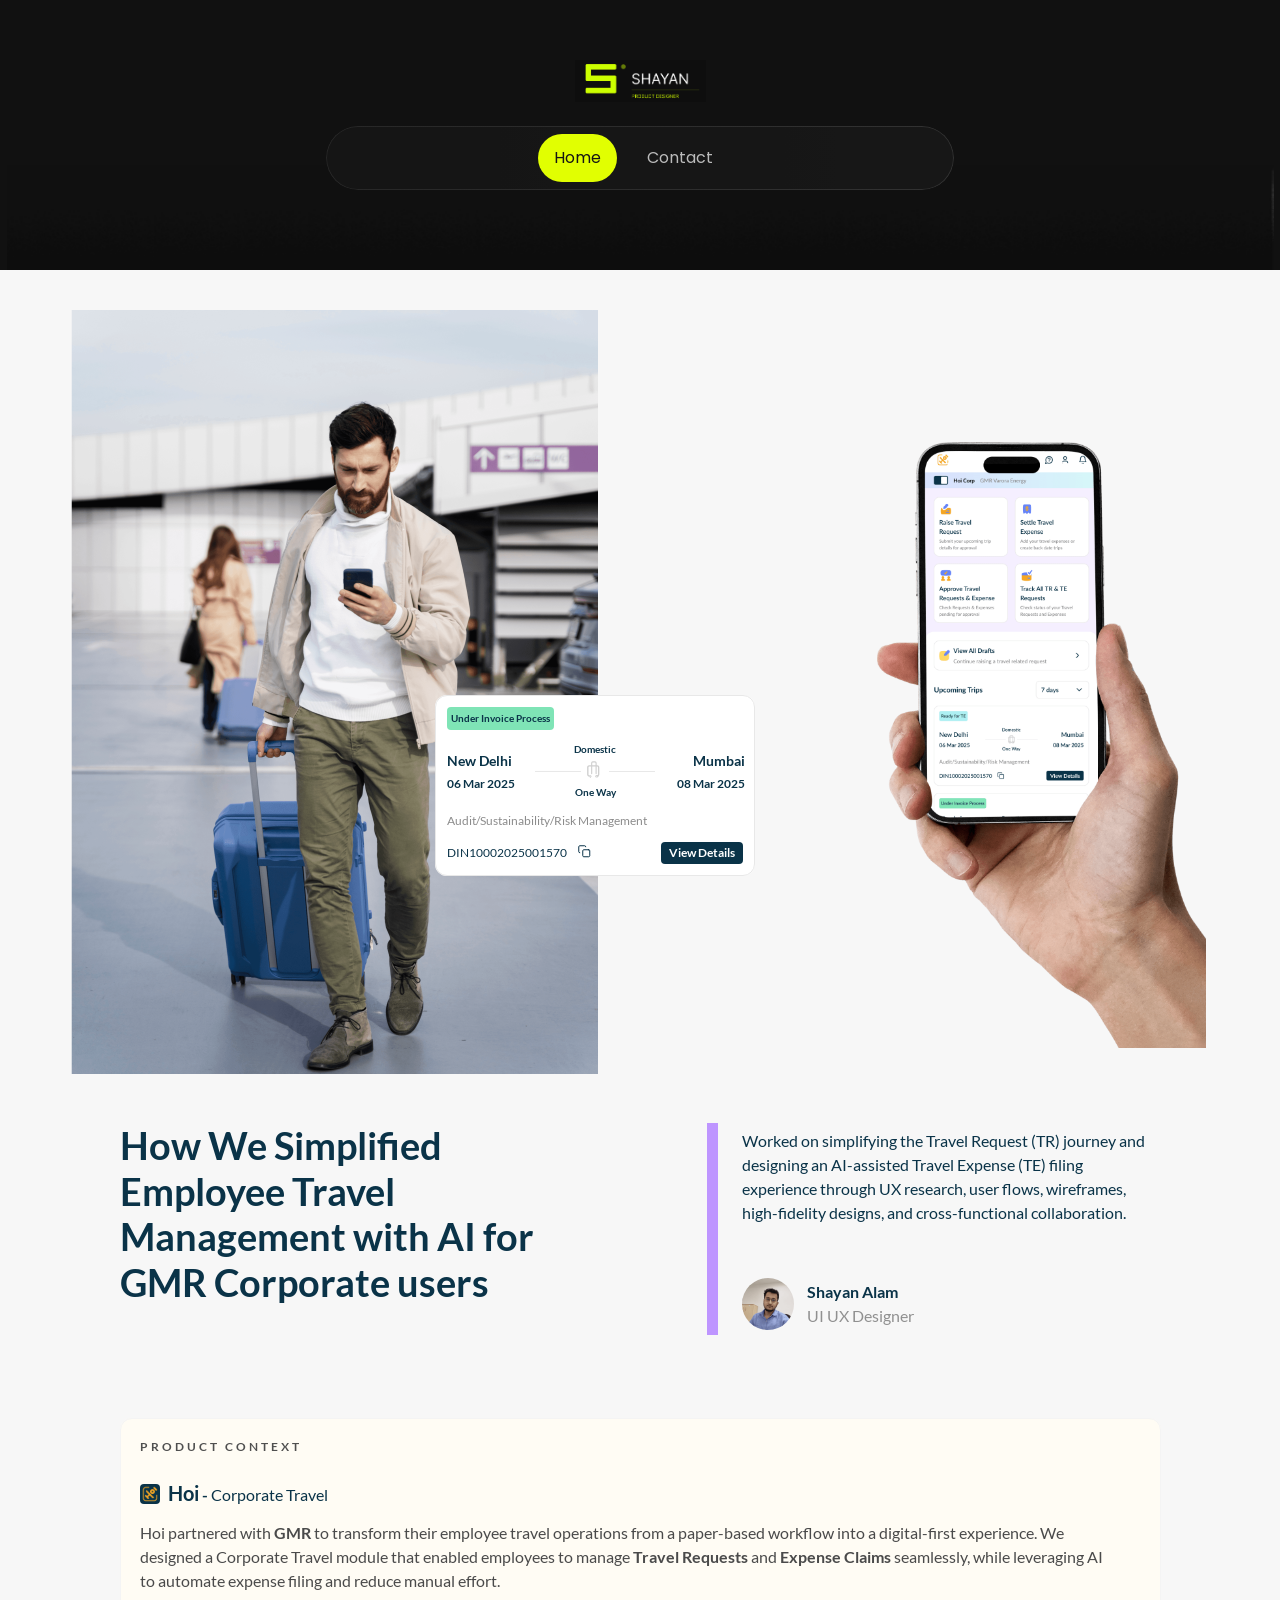
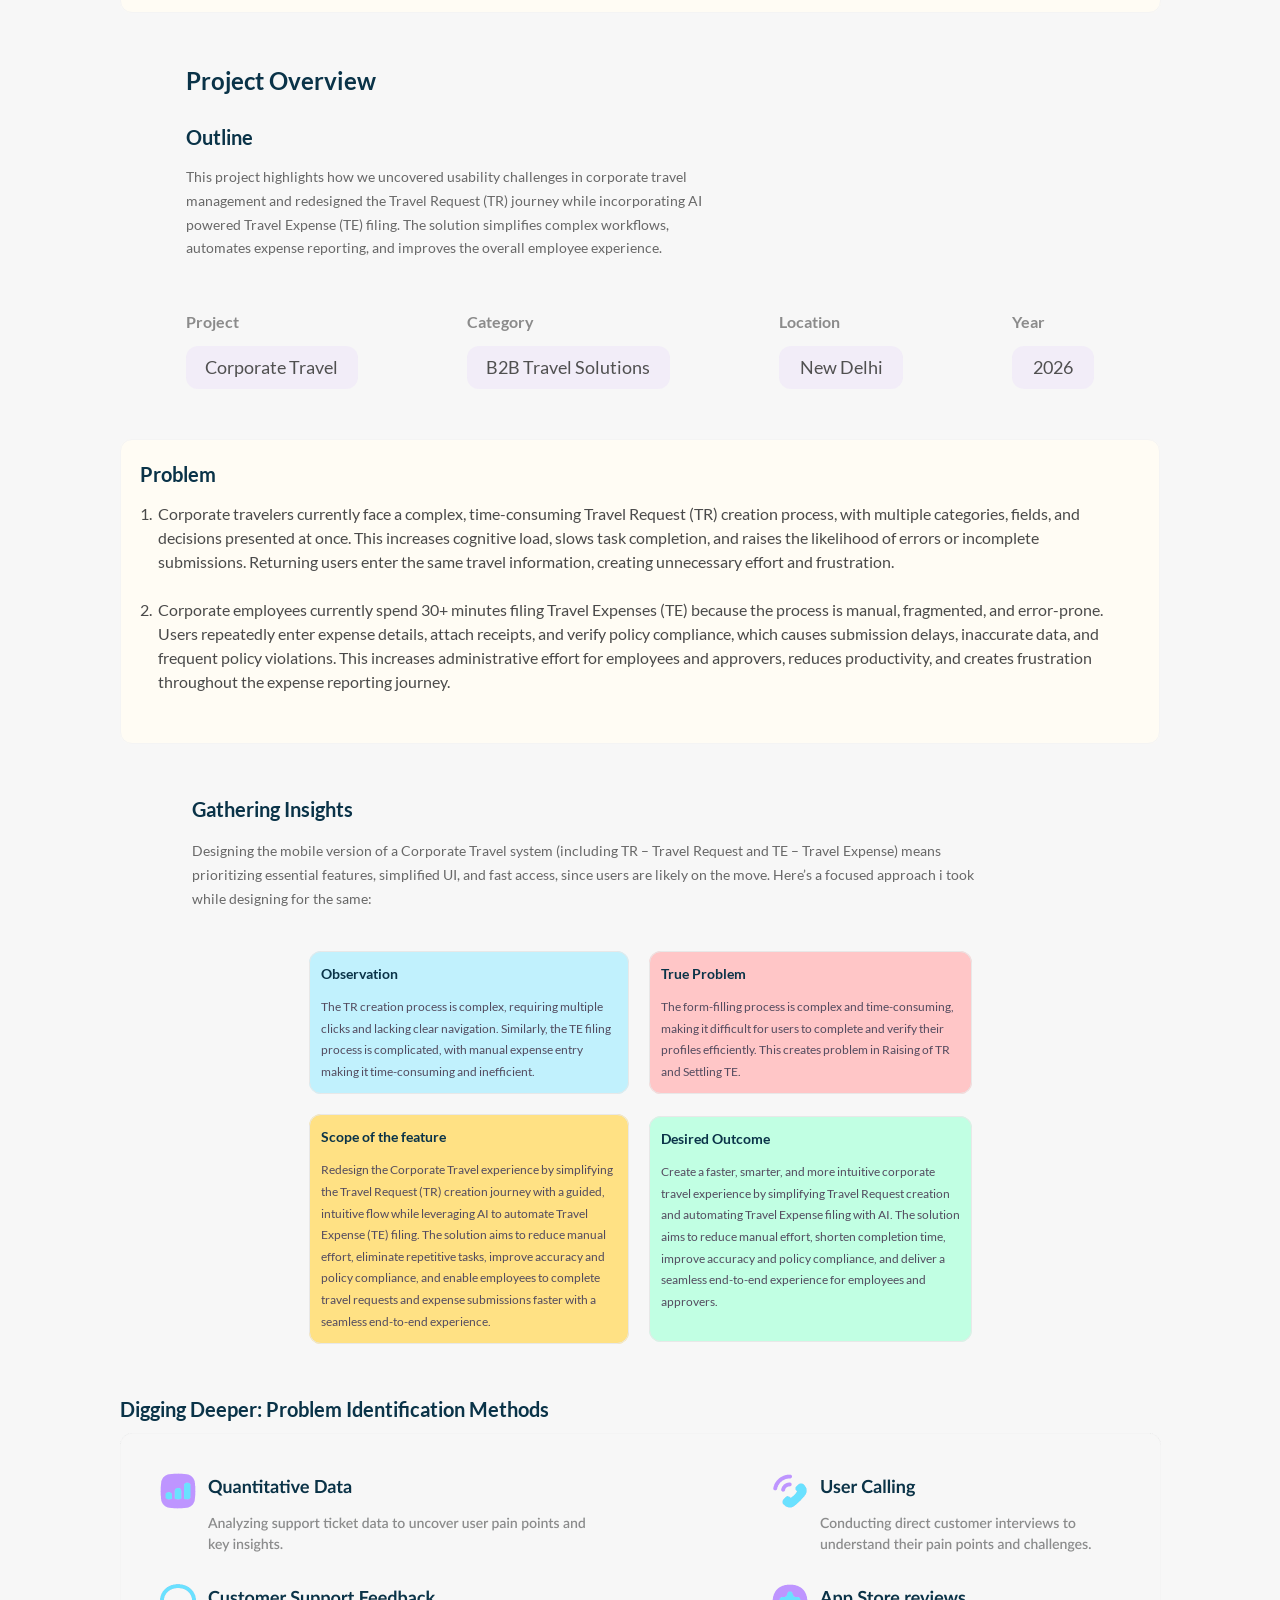
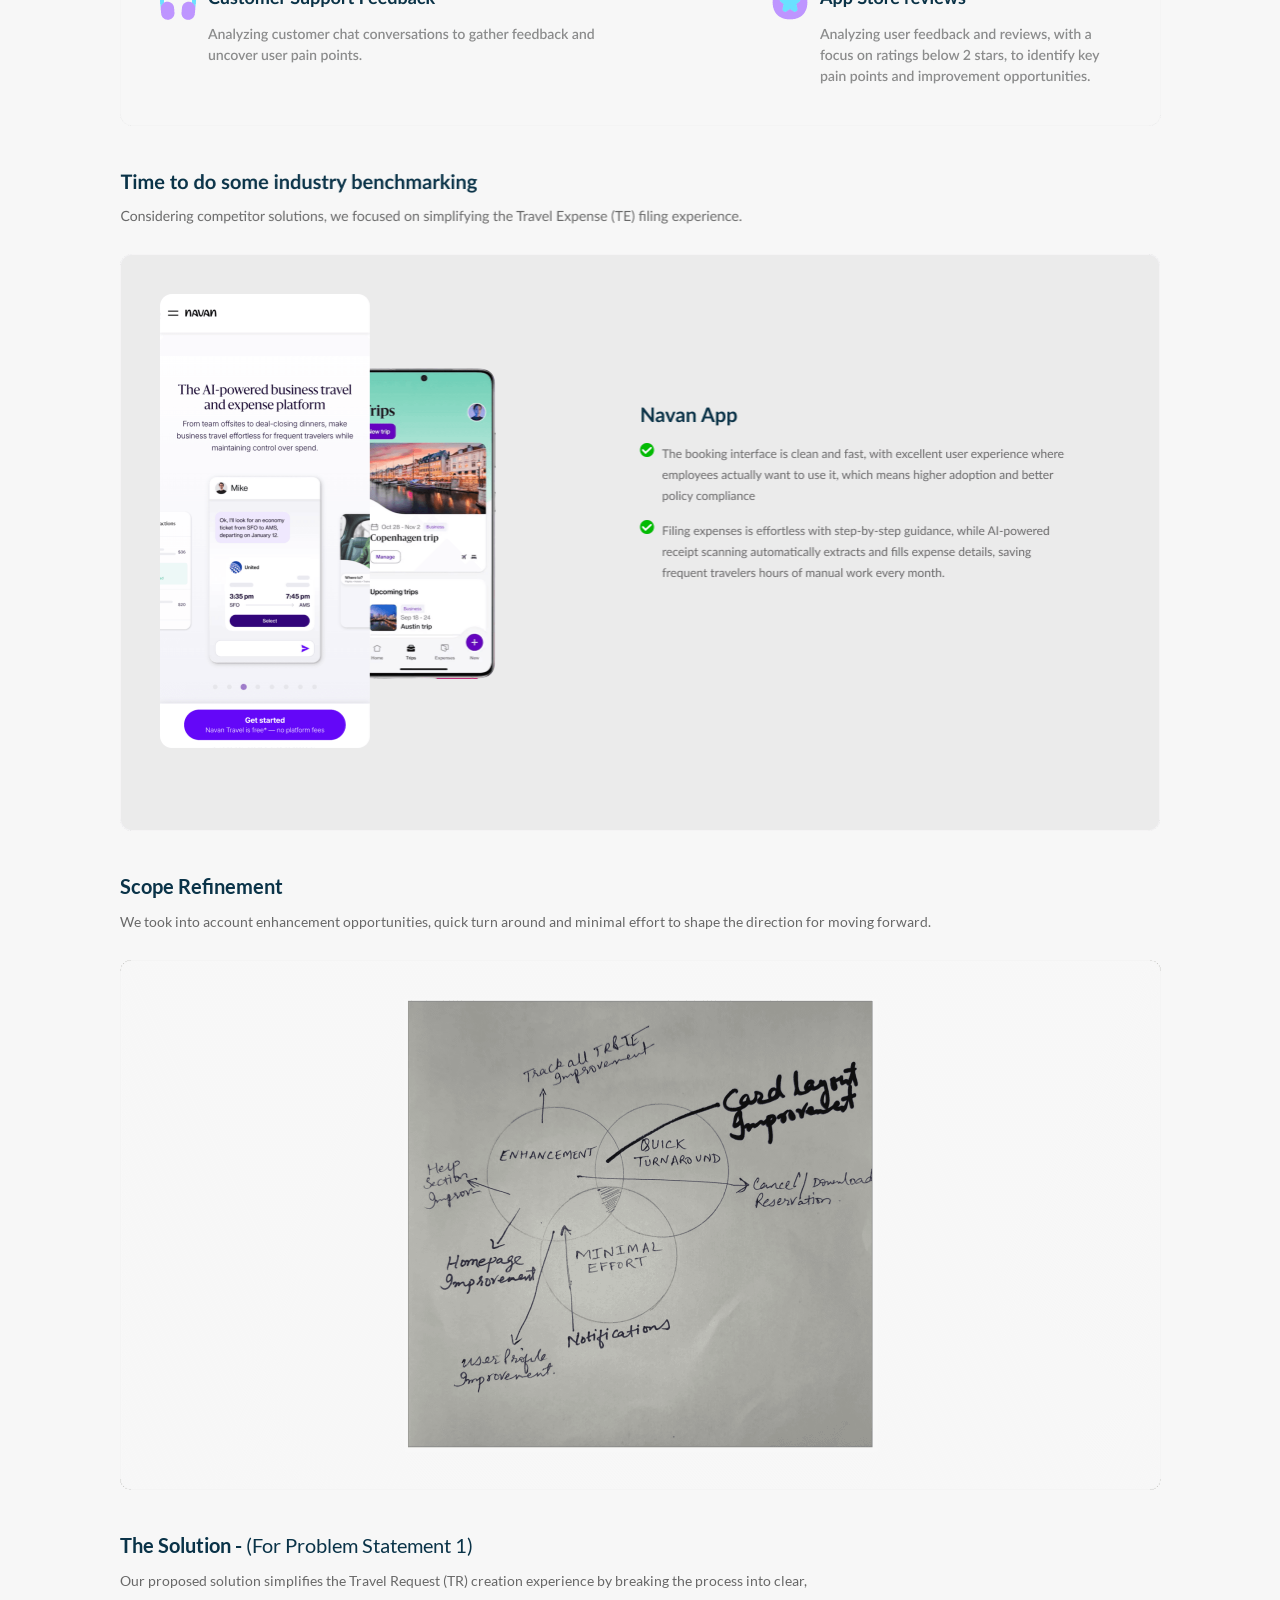
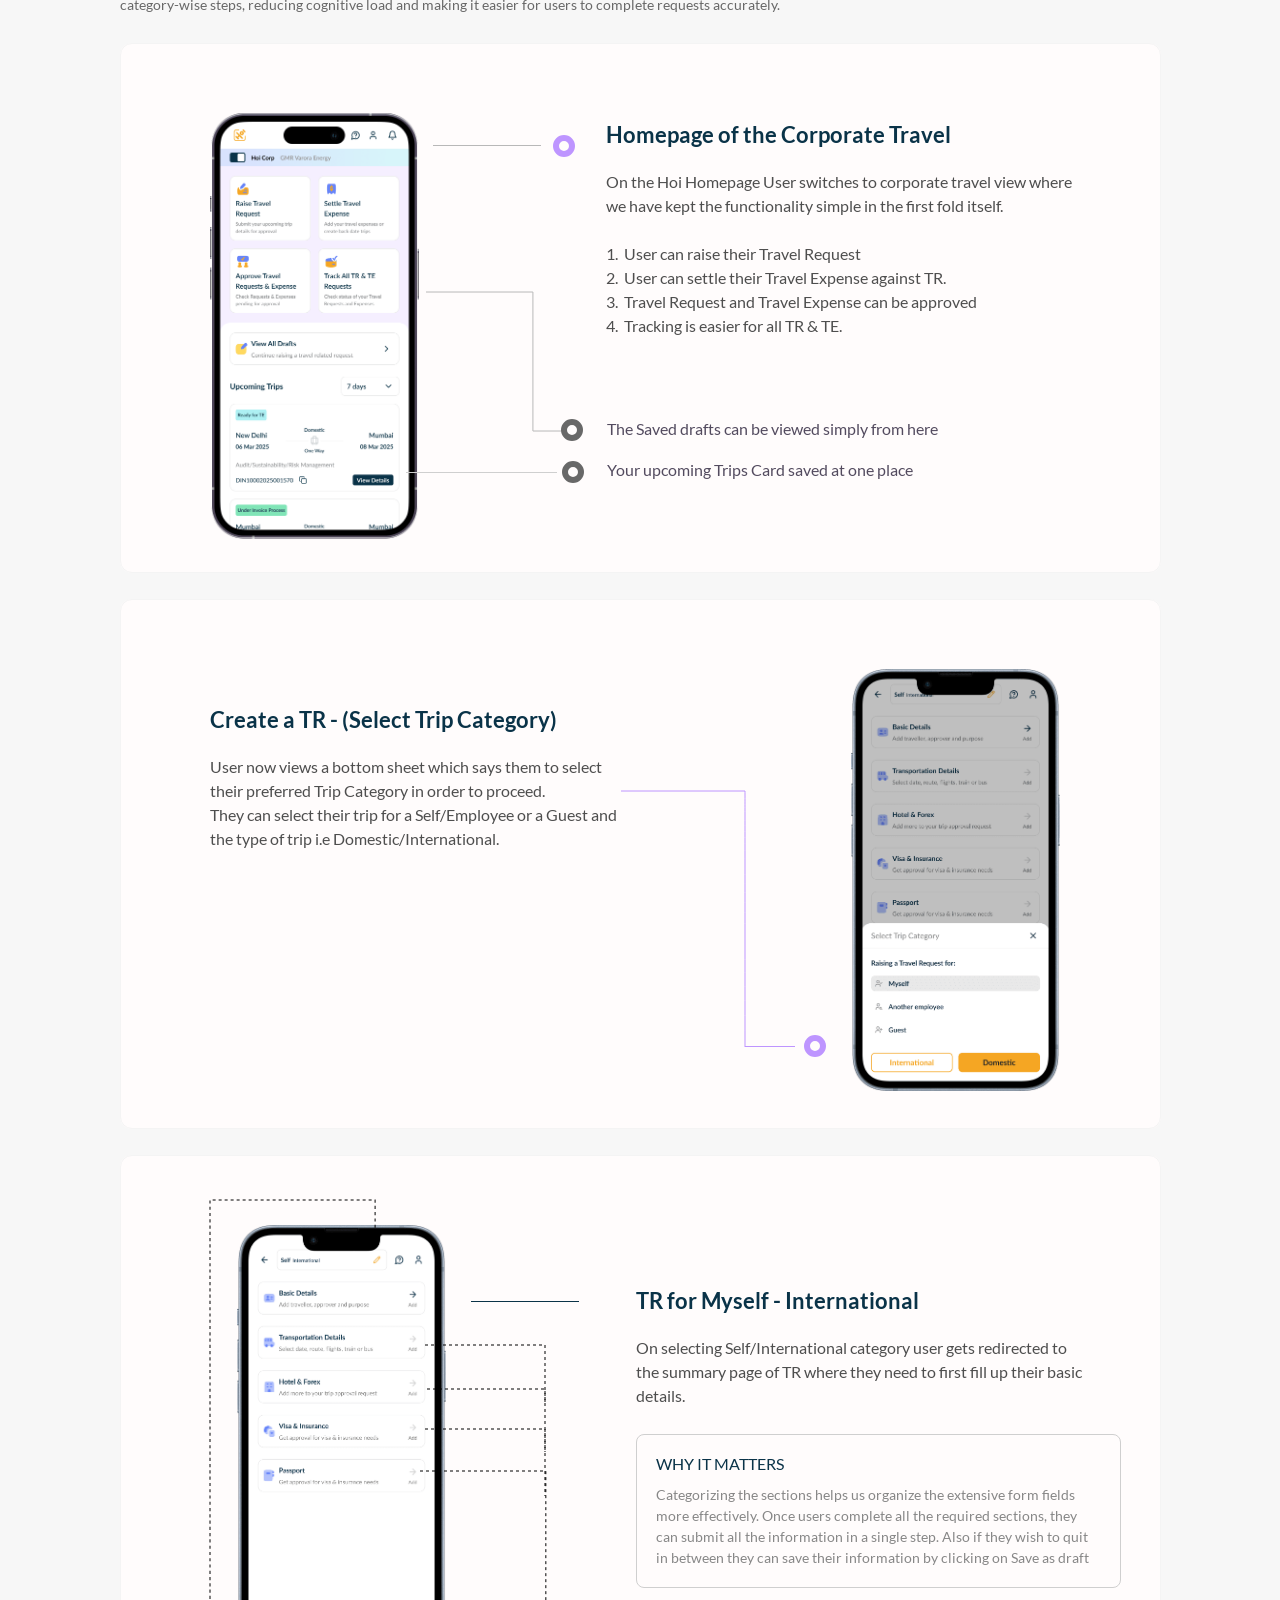
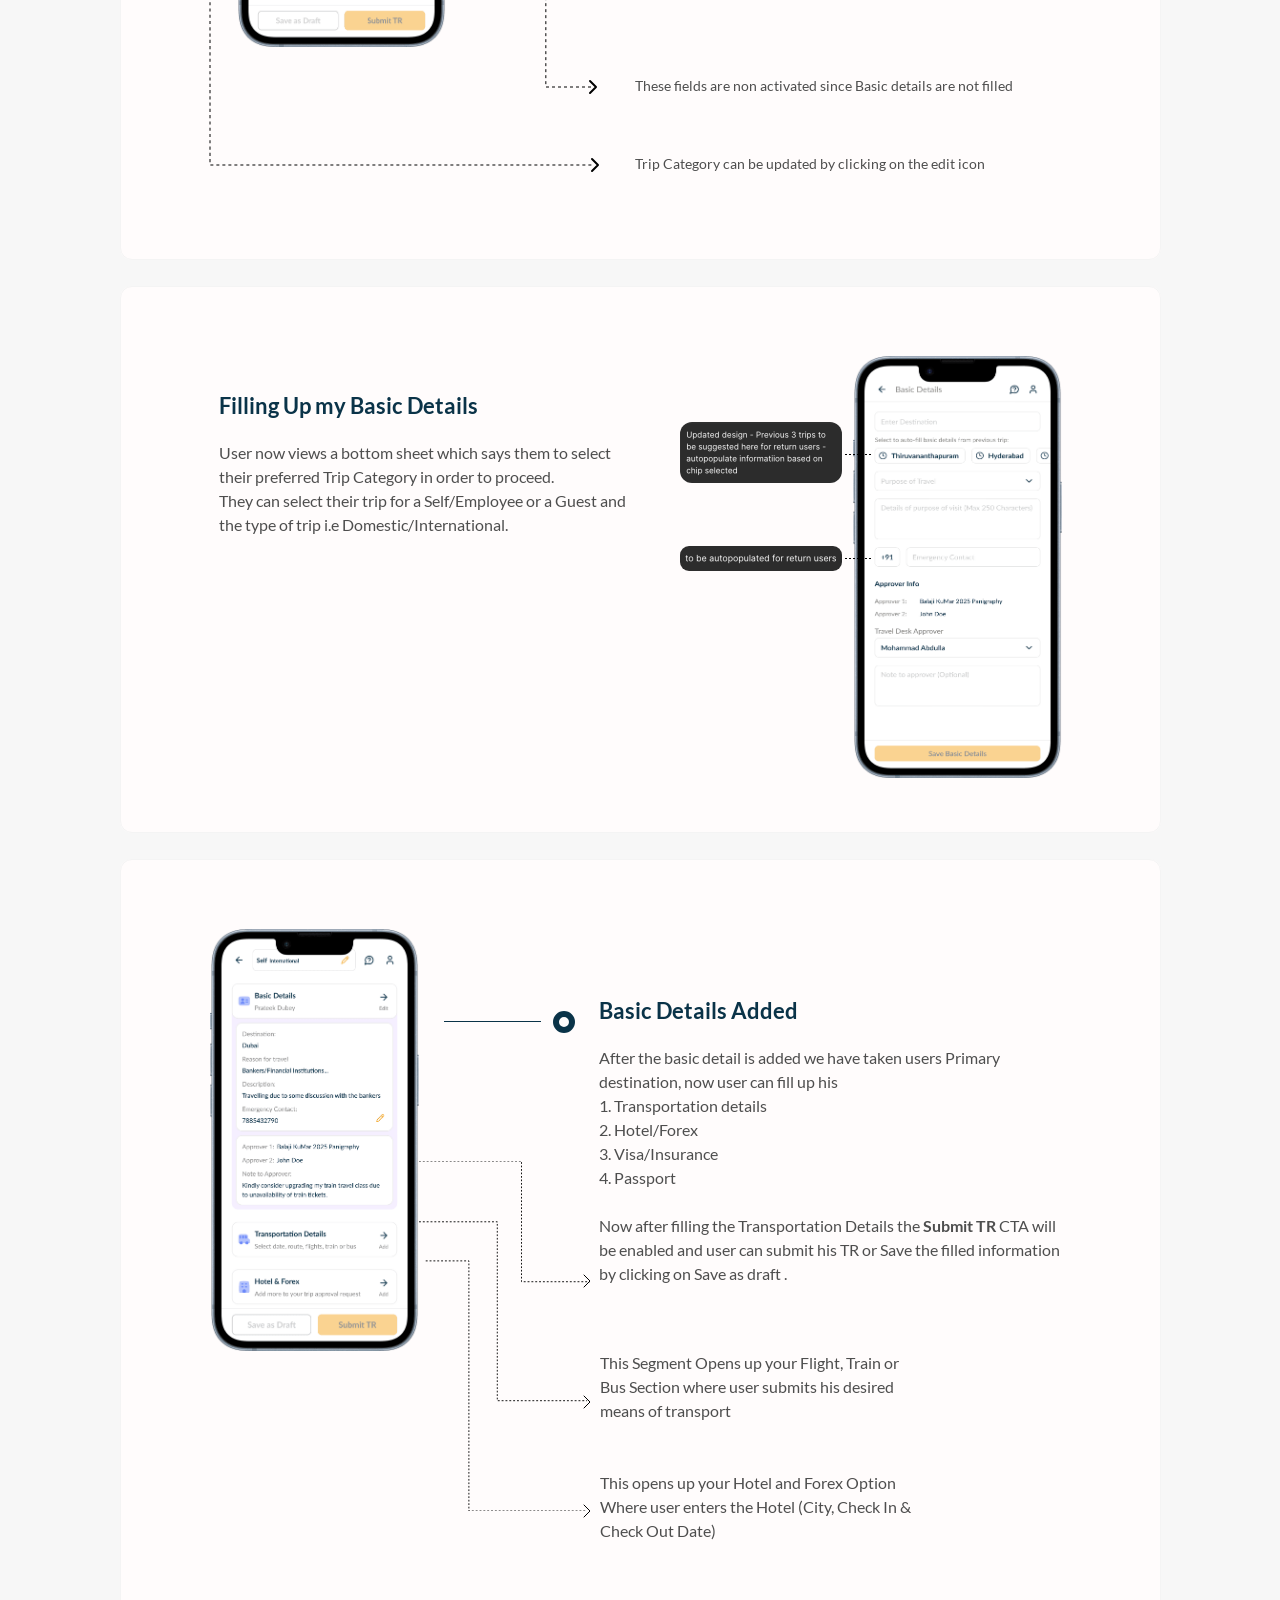
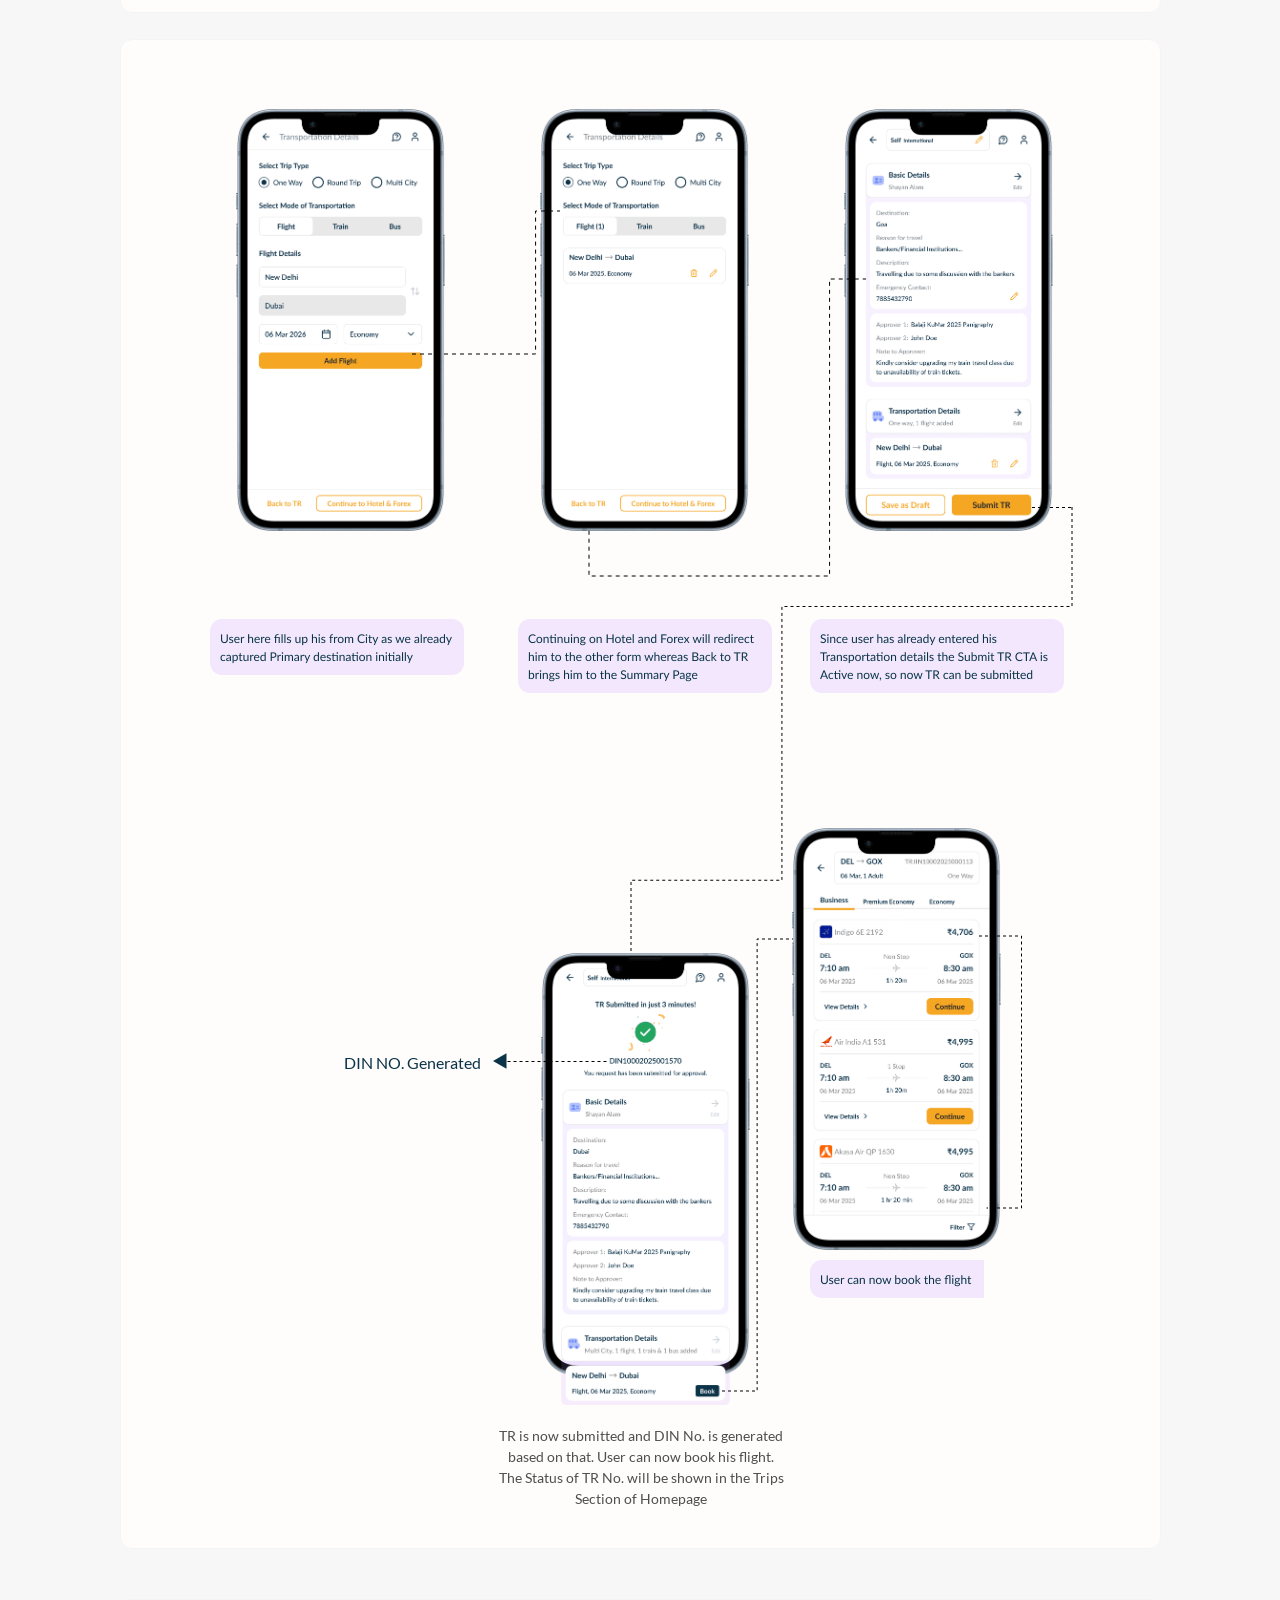
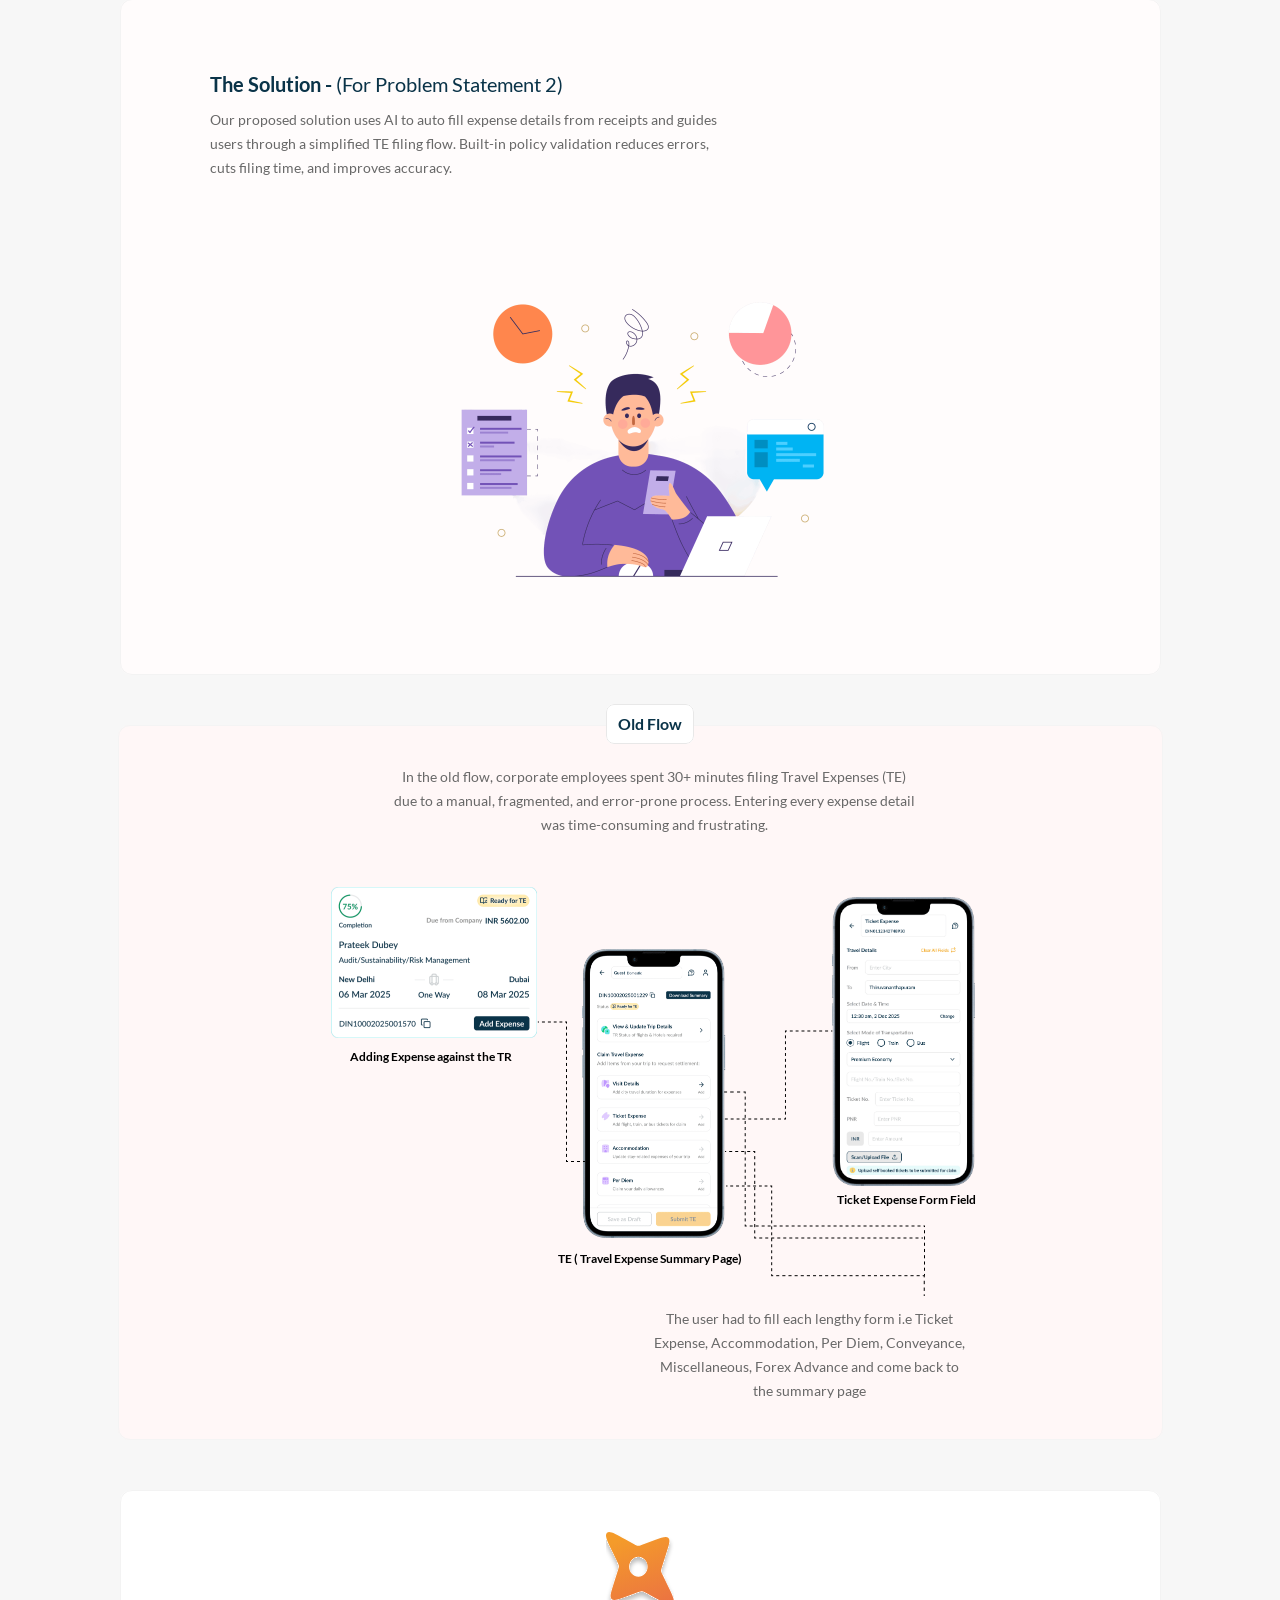
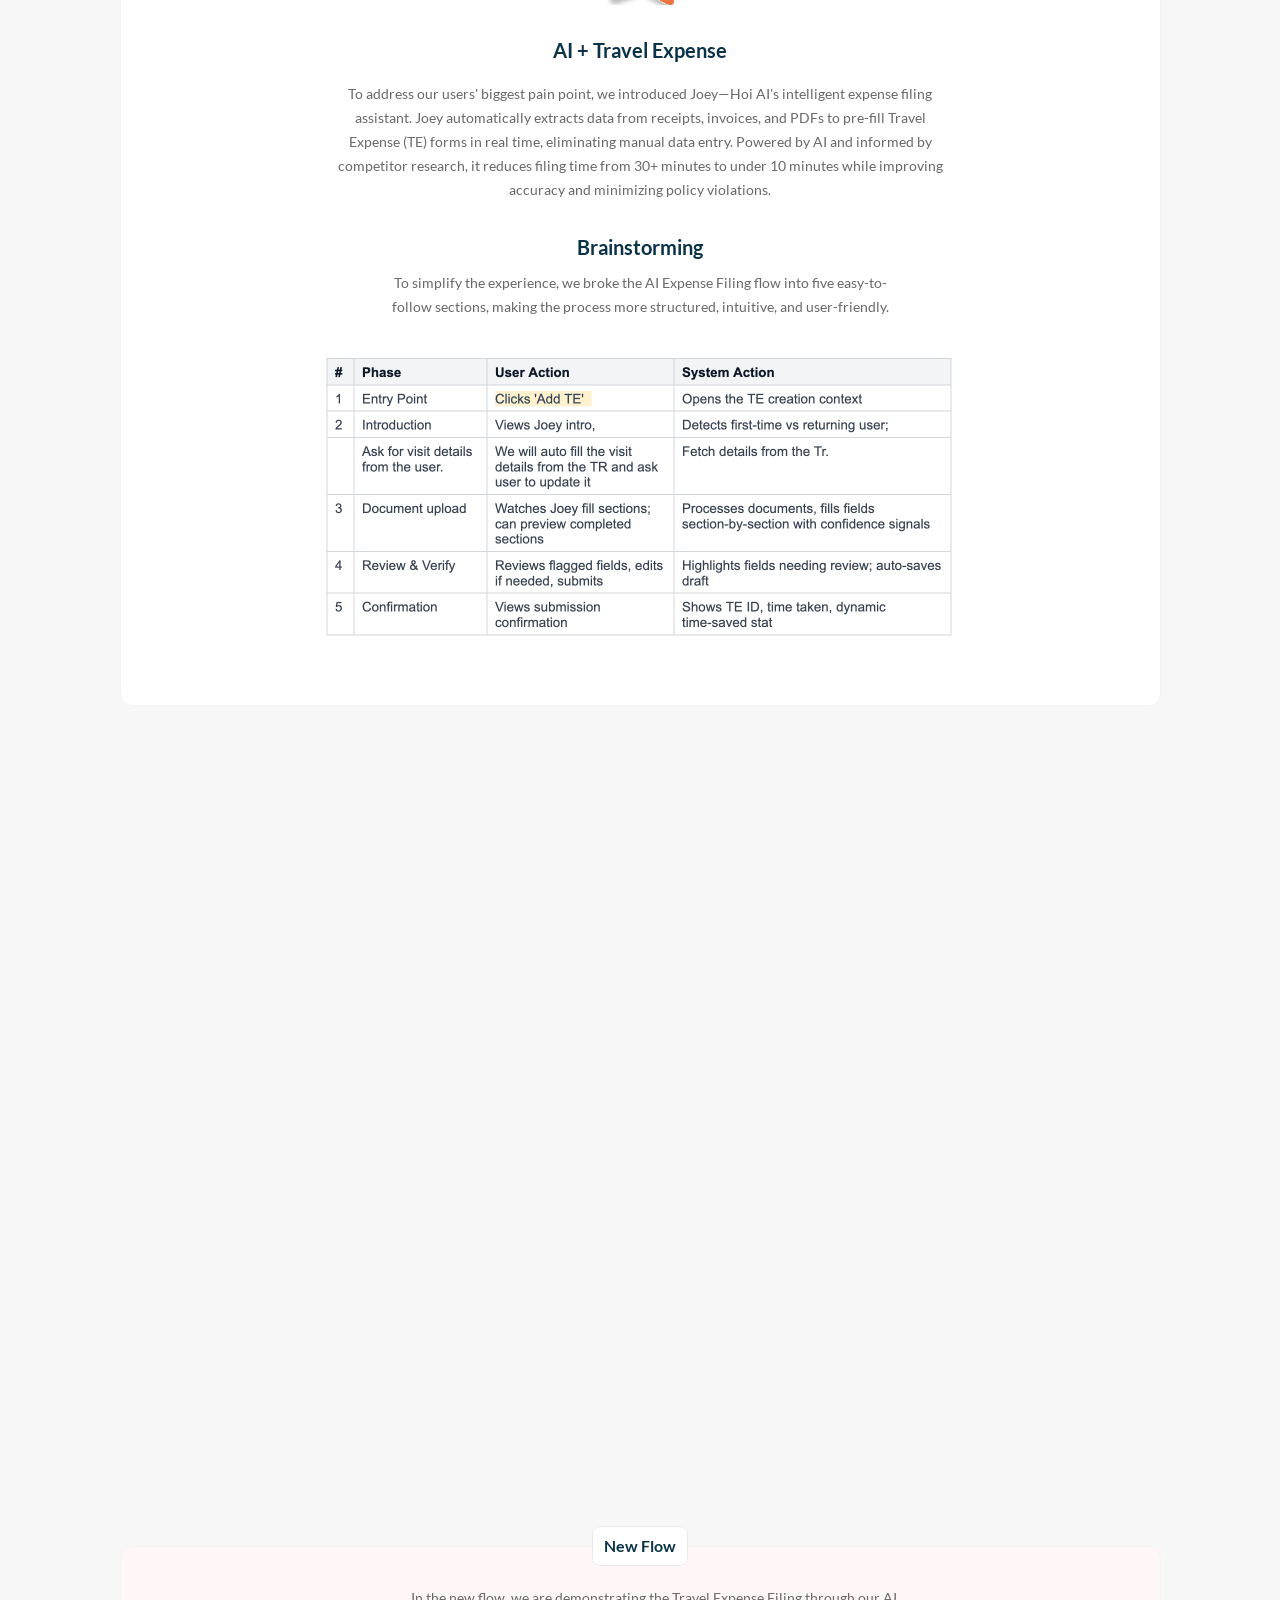
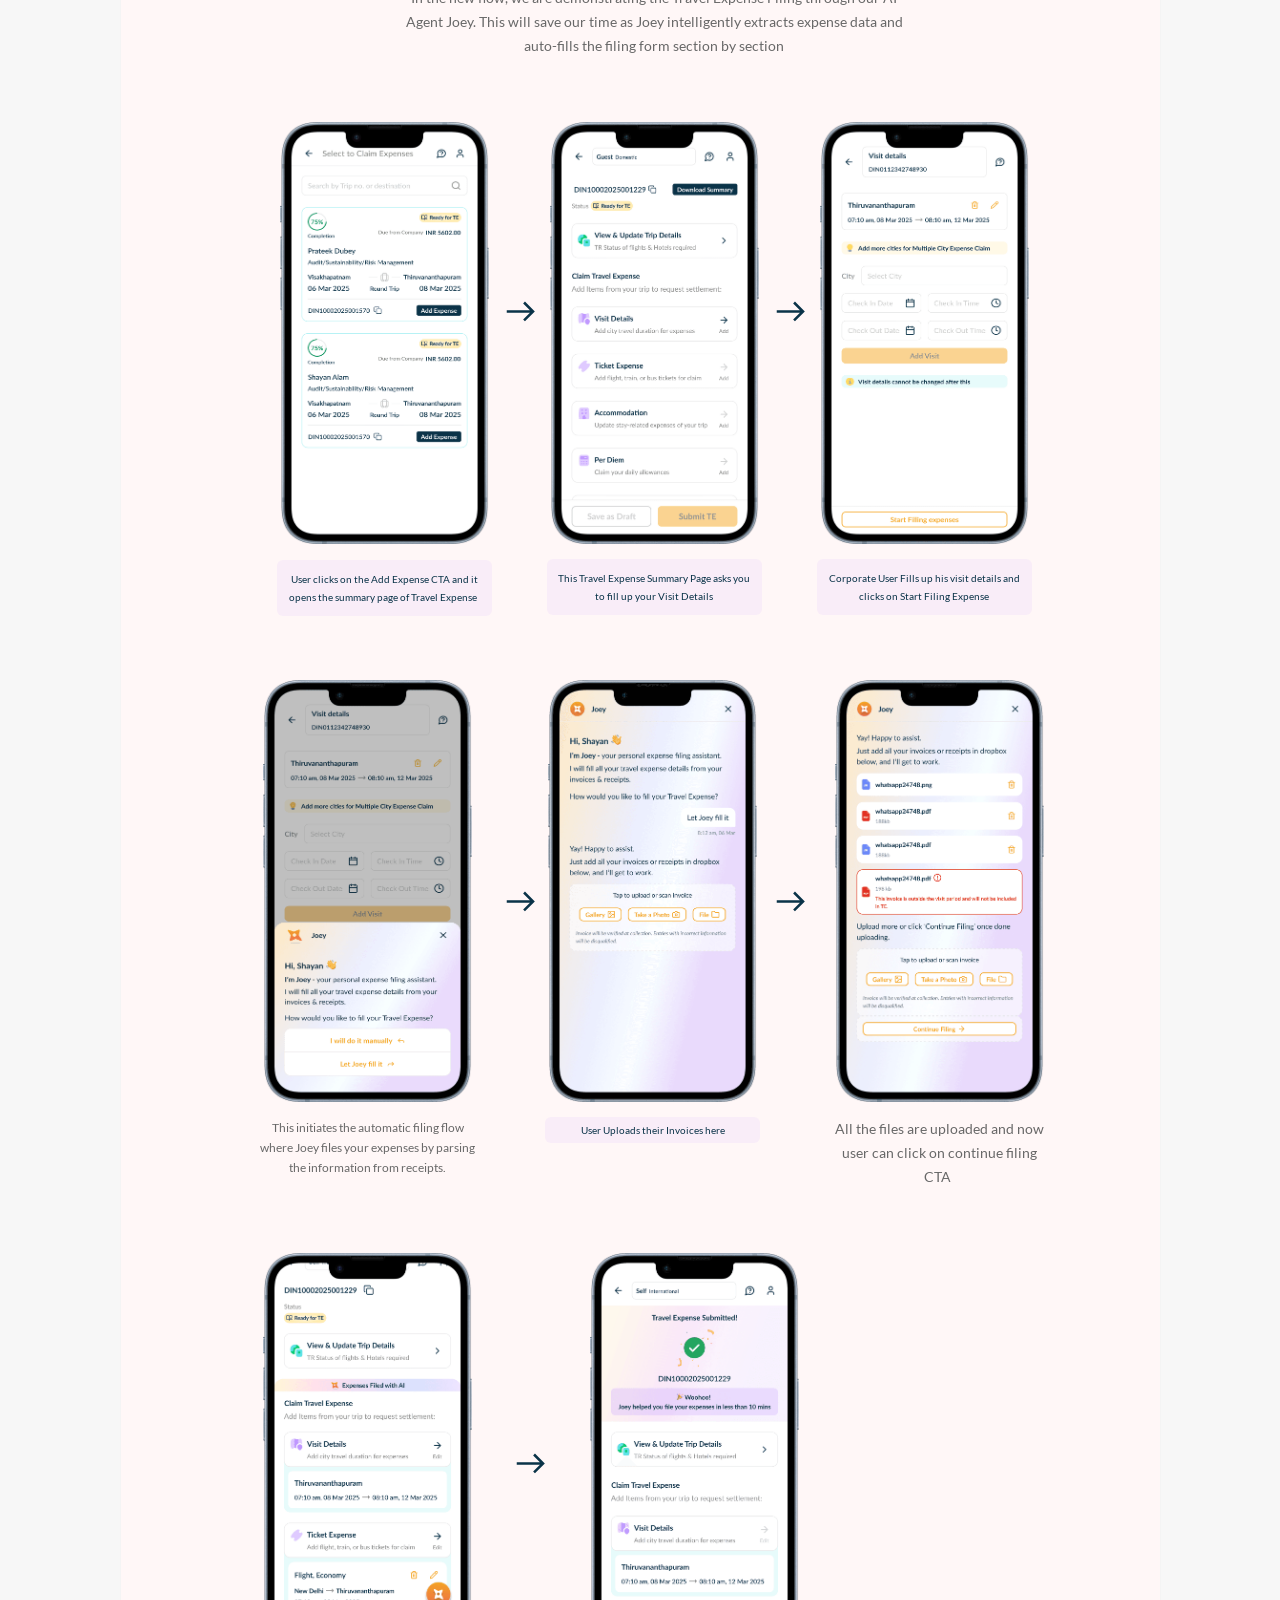
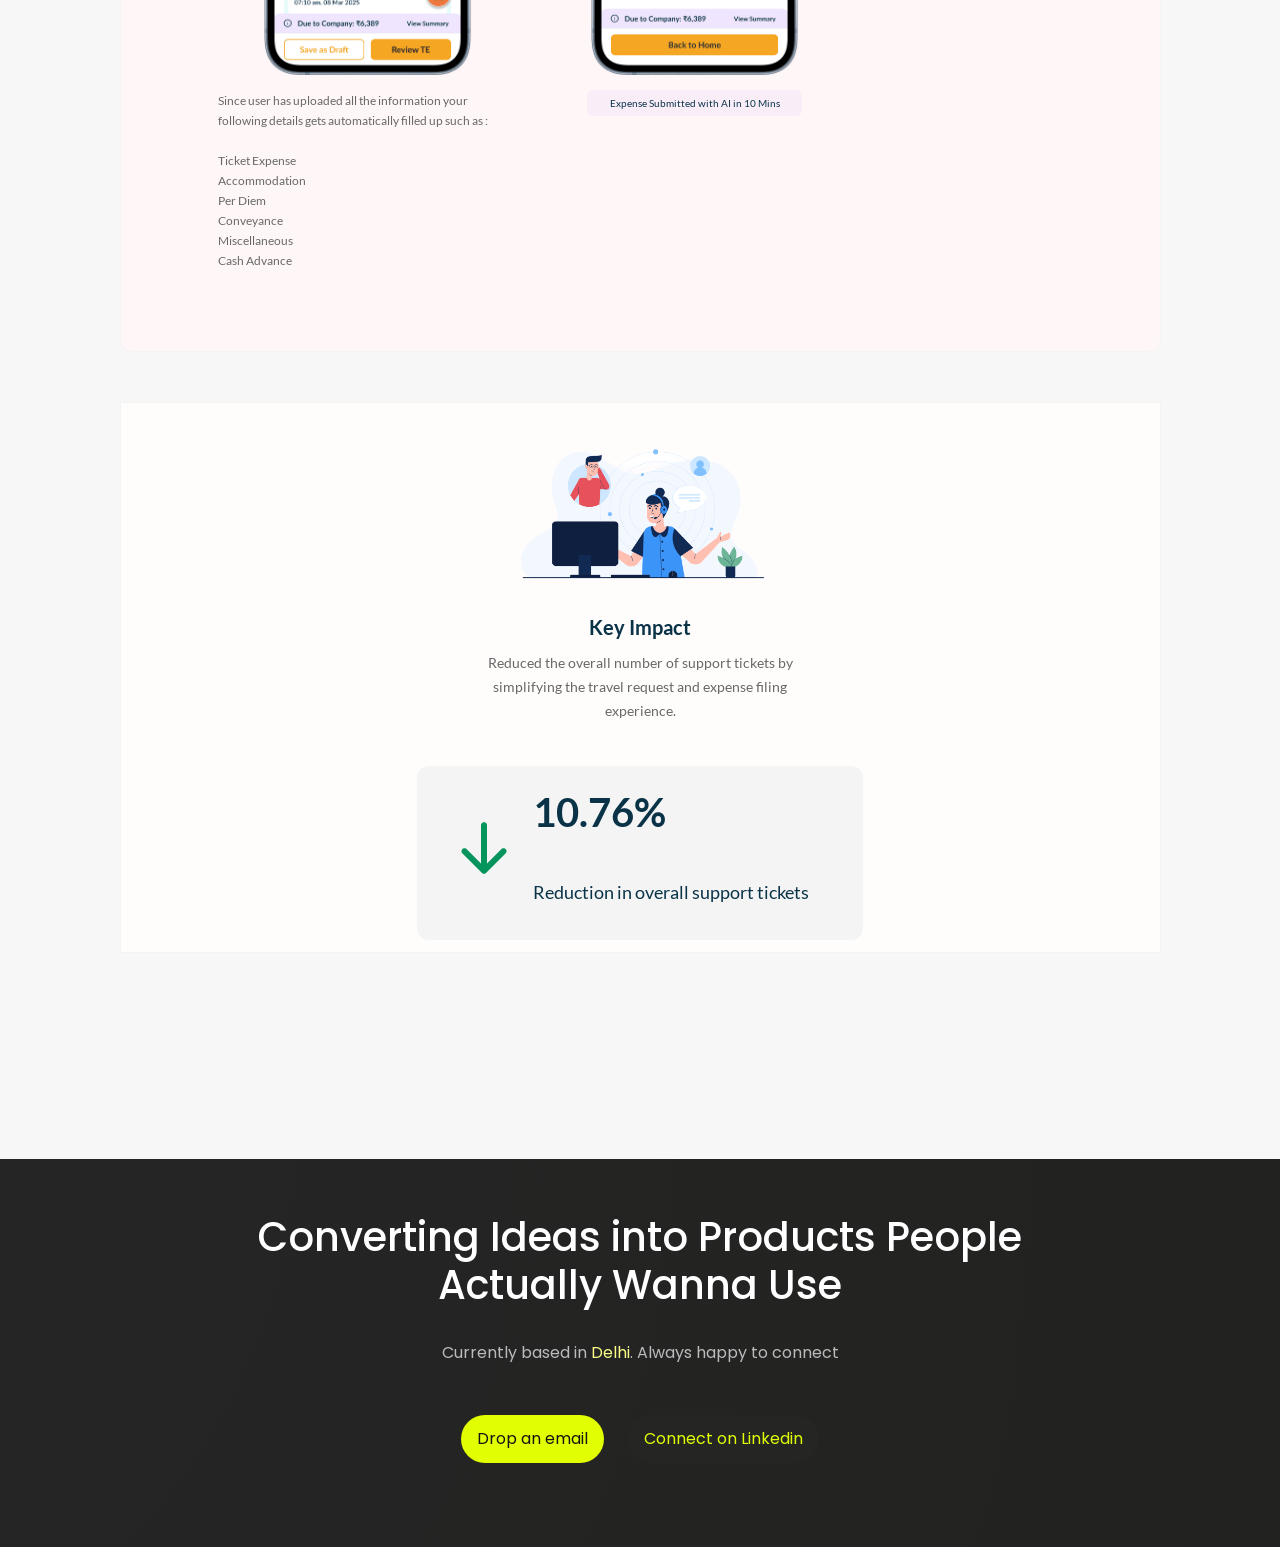
<file: corporate-project/index.html>
<!doctype html>
<!-- Made in Framer · framer.com ✨ -->
<!-- Exported with NocodeXport · nocodexport.com 📦 -->
<!-- Optimized Sep 7, 2026, 8:07 AM UTC -->
<!-- Save money on hosting, use PROMO26 for a discount -->
<!-- Published Sep 7, 2026, 8:05 AM UTC -->
<html lang="en" data-redirect-timezone="1">
<head>
	<meta charset="utf-8">
	<meta name="viewport" content="width=1200">
	<meta name="generator" content="Framer a322632">
	<title>Shayan Alam - Product Designer</title>
    <meta name="description" content="Hi, I'm Shayan Alam.
I turn complex problems into intuitive experiences, with expertise in SaaS and B2B/B2C platforms.">
    <meta name="framer-search-index" content="/assets/meta/meta-8068fcd9.json">
    <meta name="framer-search-index-fallback" content="/assets/meta/meta-24bbc9ce.json">
    <meta name="framer-html-plugin" content="disable">
    <link href="/assets/images/image-36240257.png" rel="icon" media="(prefers-color-scheme: light)">
    <link href="/assets/images/image-36240257.png" rel="icon" media="(prefers-color-scheme: dark)">
    <link rel="apple-touch-icon" href="/assets/images/image-9ab85570.png">
    <!-- Open Graph -->
    <meta property="og:type" content="website">
    <meta property="og:title" content="Shayan Alam - Product Designer">
    <meta property="og:description" content="Hi, I'm Shayan Alam.
I turn complex problems into intuitive experiences, with expertise in SaaS and B2B/B2C platforms.">
    <meta property="og:image" content="/assets/meta/meta-f9230627.png">
    <!-- X -->
    <meta name="twitter:card" content="summary_large_image">
    <meta name="twitter:title" content="Shayan Alam - Product Designer">
    <meta name="twitter:description" content="Hi, I'm Shayan Alam.
I turn complex problems into intuitive experiences, with expertise in SaaS and B2B/B2C platforms.">
    <meta name="twitter:image" content="/assets/meta/meta-f9230627.png">
	
	
	
	<!-- Start of headStart -->
    
    <!-- End of headStart -->
	
	<style data-framer-font-css>/* latin-ext */
@font-face {
  font-family: 'Lato';
  font-style: normal;
  font-weight: 400;
  font-display: swap;
  src: url(/assets/fonts/font-d83b9a23.woff2) format('woff2');
  unicode-range: U+0100-02BA, U+02BD-02C5, U+02C7-02CC, U+02CE-02D7, U+02DD-02FF, U+0304, U+0308, U+0329, U+1D00-1DBF, U+1E00-1E9F, U+1EF2-1EFF, U+2020, U+20A0-20AB, U+20AD-20C0, U+2113, U+2C60-2C7F, U+A720-A7FF;
}
/* latin */
@font-face {
  font-family: 'Lato';
  font-style: normal;
  font-weight: 400;
  font-display: swap;
  src: url(/assets/fonts/font-14cbedeb.woff2) format('woff2');
  unicode-range: U+0000-00FF, U+0131, U+0152-0153, U+02BB-02BC, U+02C6, U+02DA, U+02DC, U+0304, U+0308, U+0329, U+2000-206F, U+20AC, U+2122, U+2191, U+2193, U+2212, U+2215, U+FEFF, U+FFFD;
}
/* latin-ext */
@font-face {
  font-family: 'Lato';
  font-style: normal;
  font-weight: 700;
  font-display: swap;
  src: url(/assets/fonts/font-0e0ce405.woff2) format('woff2');
  unicode-range: U+0100-02BA, U+02BD-02C5, U+02C7-02CC, U+02CE-02D7, U+02DD-02FF, U+0304, U+0308, U+0329, U+1D00-1DBF, U+1E00-1E9F, U+1EF2-1EFF, U+2020, U+20A0-20AB, U+20AD-20C0, U+2113, U+2C60-2C7F, U+A720-A7FF;
}
/* latin */
@font-face {
  font-family: 'Lato';
  font-style: normal;
  font-weight: 700;
  font-display: swap;
  src: url(/assets/fonts/font-d19d4900.woff2) format('woff2');
  unicode-range: U+0000-00FF, U+0131, U+0152-0153, U+02BB-02BC, U+02C6, U+02DA, U+02DC, U+0304, U+0308, U+0329, U+2000-206F, U+20AC, U+2122, U+2191, U+2193, U+2212, U+2215, U+FEFF, U+FFFD;
}
/* devanagari */
@font-face {
  font-family: 'Poppins';
  font-style: normal;
  font-weight: 400;
  font-display: swap;
  src: url(/assets/fonts/font-fccf6f58.woff2) format('woff2');
  unicode-range: U+0900-097F, U+1CD0-1CF9, U+200C-200D, U+20A8, U+20B9, U+20F0, U+25CC, U+A830-A839, U+A8E0-A8FF, U+11B00-11B09;
}
/* latin-ext */
@font-face {
  font-family: 'Poppins';
  font-style: normal;
  font-weight: 400;
  font-display: swap;
  src: url(/assets/fonts/font-85c5ee62.woff2) format('woff2');
  unicode-range: U+0100-02BA, U+02BD-02C5, U+02C7-02CC, U+02CE-02D7, U+02DD-02FF, U+0304, U+0308, U+0329, U+1D00-1DBF, U+1E00-1E9F, U+1EF2-1EFF, U+2020, U+20A0-20AB, U+20AD-20C0, U+2113, U+2C60-2C7F, U+A720-A7FF;
}
/* latin */
@font-face {
  font-family: 'Poppins';
  font-style: normal;
  font-weight: 400;
  font-display: swap;
  src: url(/assets/fonts/font-e66aca3b.woff2) format('woff2');
  unicode-range: U+0000-00FF, U+0131, U+0152-0153, U+02BB-02BC, U+02C6, U+02DA, U+02DC, U+0304, U+0308, U+0329, U+2000-206F, U+20AC, U+2122, U+2191, U+2193, U+2212, U+2215, U+FEFF, U+FFFD;
}

@font-face { font-family: "Handjet"; src: url("/assets/fonts/font-3fbc37d6.woff2"); font-style: normal; font-weight: 500 }
@font-face { font-family: "Handjet"; src: url("/assets/fonts/font-b856304a.woff2"); font-style: normal; font-weight: 700 }
@font-face { font-family: "Inter"; src: url("/assets/fonts/font-ba02b29b.woff2"); font-display: swap; font-style: normal; font-weight: 400; unicode-range: U+0460-052F, U+1C80-1C88, U+20B4, U+2DE0-2DFF, U+A640-A69F, U+FE2E-FE2F }
@font-face { font-family: "Inter"; src: url("/assets/fonts/font-d342a035.woff2"); font-display: swap; font-style: normal; font-weight: 400; unicode-range: U+0301, U+0400-045F, U+0490-0491, U+04B0-04B1, U+2116 }
@font-face { font-family: "Inter"; src: url("/assets/fonts/font-29ec2a1b.woff2"); font-display: swap; font-style: normal; font-weight: 400; unicode-range: U+1F00-1FFF }
@font-face { font-family: "Inter"; src: url("/assets/fonts/font-2666a469.woff2"); font-display: swap; font-style: normal; font-weight: 400; unicode-range: U+0370-03FF }
@font-face { font-family: "Inter"; src: url("/assets/fonts/font-ca74d670.woff2"); font-display: swap; font-style: normal; font-weight: 400; unicode-range: U+0100-024F, U+0259, U+1E00-1EFF, U+2020, U+20A0-20AB, U+20AD-20CF, U+2113, U+2C60-2C7F, U+A720-A7FF }
@font-face { font-family: "Inter"; src: url("/assets/fonts/font-5afd6099.woff2"); font-display: swap; font-style: normal; font-weight: 400; unicode-range: U+0000-00FF, U+0131, U+0152-0153, U+02BB-02BC, U+02C6, U+02DA, U+02DC, U+2000-206F, U+2070, U+2074-207E, U+2080-208E, U+20AC, U+2122, U+2191, U+2193, U+2212, U+2215, U+FEFF, U+FFFD }
@font-face { font-family: "Inter"; src: url("/assets/fonts/font-b055aed3.woff2"); font-display: swap; font-style: normal; font-weight: 400; unicode-range: U+0102-0103, U+0110-0111, U+0128-0129, U+0168-0169, U+01A0-01A1, U+01AF-01B0, U+1EA0-1EF9, U+20AB }
@font-face { font-family: "Inter"; src: url("/assets/fonts/font-48d54789.woff2"); font-display: swap; font-style: normal; font-weight: 700; unicode-range: U+0460-052F, U+1C80-1C88, U+20B4, U+2DE0-2DFF, U+A640-A69F, U+FE2E-FE2F }
@font-face { font-family: "Inter"; src: url("/assets/fonts/font-b7bcaf4d.woff2"); font-display: swap; font-style: normal; font-weight: 700; unicode-range: U+0301, U+0400-045F, U+0490-0491, U+04B0-04B1, U+2116 }
@font-face { font-family: "Inter"; src: url("/assets/fonts/font-f5679bd1.woff2"); font-display: swap; font-style: normal; font-weight: 700; unicode-range: U+1F00-1FFF }
@font-face { font-family: "Inter"; src: url("/assets/fonts/font-4c7778ed.woff2"); font-display: swap; font-style: normal; font-weight: 700; unicode-range: U+0370-03FF }
@font-face { font-family: "Inter"; src: url("/assets/fonts/font-388a7c4e.woff2"); font-display: swap; font-style: normal; font-weight: 700; unicode-range: U+0100-024F, U+0259, U+1E00-1EFF, U+2020, U+20A0-20AB, U+20AD-20CF, U+2113, U+2C60-2C7F, U+A720-A7FF }
@font-face { font-family: "Inter"; src: url("/assets/fonts/font-388a7c4e.woff2"); font-display: swap; font-style: normal; font-weight: 700; unicode-range: U+0000-00FF, U+0131, U+0152-0153, U+02BB-02BC, U+02C6, U+02DA, U+02DC, U+2000-206F, U+2070, U+2074-207E, U+2080-208E, U+20AC, U+2122, U+2191, U+2193, U+2212, U+2215, U+FEFF, U+FFFD }
@font-face { font-family: "Inter"; src: url("/assets/fonts/font-c0215d82.woff2"); font-display: swap; font-style: normal; font-weight: 700; unicode-range: U+0102-0103, U+0110-0111, U+0128-0129, U+0168-0169, U+01A0-01A1, U+01AF-01B0, U+1EA0-1EF9, U+20AB }
@font-face { font-family: "Inter"; src: url("/assets/fonts/font-1f1f2cc1.woff2"); font-display: swap; font-style: italic; font-weight: 700; unicode-range: U+0460-052F, U+1C80-1C88, U+20B4, U+2DE0-2DFF, U+A640-A69F, U+FE2E-FE2F }
@font-face { font-family: "Inter"; src: url("/assets/fonts/font-1f3e1827.woff2"); font-display: swap; font-style: italic; font-weight: 700; unicode-range: U+0301, U+0400-045F, U+0490-0491, U+04B0-04B1, U+2116 }
@font-face { font-family: "Inter"; src: url("/assets/fonts/font-2ca7f647.woff2"); font-display: swap; font-style: italic; font-weight: 700; unicode-range: U+1F00-1FFF }
@font-face { font-family: "Inter"; src: url("/assets/fonts/font-0c089940.woff2"); font-display: swap; font-style: italic; font-weight: 700; unicode-range: U+0370-03FF }
@font-face { font-family: "Inter"; src: url("/assets/fonts/font-dfa7f96c.woff2"); font-display: swap; font-style: italic; font-weight: 700; unicode-range: U+0100-024F, U+0259, U+1E00-1EFF, U+2020, U+20A0-20AB, U+20AD-20CF, U+2113, U+2C60-2C7F, U+A720-A7FF }
@font-face { font-family: "Inter"; src: url("/assets/fonts/font-b59b5fa8.woff2"); font-display: swap; font-style: italic; font-weight: 700; unicode-range: U+0000-00FF, U+0131, U+0152-0153, U+02BB-02BC, U+02C6, U+02DA, U+02DC, U+2000-206F, U+2070, U+2074-207E, U+2080-208E, U+20AC, U+2122, U+2191, U+2193, U+2212, U+2215, U+FEFF, U+FFFD }
@font-face { font-family: "Inter"; src: url("/assets/fonts/font-e340c6ac.woff2"); font-display: swap; font-style: italic; font-weight: 700; unicode-range: U+0102-0103, U+0110-0111, U+0128-0129, U+0168-0169, U+01A0-01A1, U+01AF-01B0, U+1EA0-1EF9, U+20AB }
@font-face { font-family: "Inter"; src: url("/assets/fonts/font-3d473eff.woff2"); font-display: swap; font-style: italic; font-weight: 400; unicode-range: U+0460-052F, U+1C80-1C88, U+20B4, U+2DE0-2DFF, U+A640-A69F, U+FE2E-FE2F }
@font-face { font-family: "Inter"; src: url("/assets/fonts/font-79cc6914.woff2"); font-display: swap; font-style: italic; font-weight: 400; unicode-range: U+0301, U+0400-045F, U+0490-0491, U+04B0-04B1, U+2116 }
@font-face { font-family: "Inter"; src: url("/assets/fonts/font-39874444.woff2"); font-display: swap; font-style: italic; font-weight: 400; unicode-range: U+1F00-1FFF }
@font-face { font-family: "Inter"; src: url("/assets/fonts/font-b8b4c65d.woff2"); font-display: swap; font-style: italic; font-weight: 400; unicode-range: U+0370-03FF }
@font-face { font-family: "Inter"; src: url("/assets/fonts/font-0cdb6a6e.woff2"); font-display: swap; font-style: italic; font-weight: 400; unicode-range: U+0100-024F, U+0259, U+1E00-1EFF, U+2020, U+20A0-20AB, U+20AD-20CF, U+2113, U+2C60-2C7F, U+A720-A7FF }
@font-face { font-family: "Inter"; src: url("/assets/fonts/font-1ef5587c.woff2"); font-display: swap; font-style: italic; font-weight: 400; unicode-range: U+0000-00FF, U+0131, U+0152-0153, U+02BB-02BC, U+02C6, U+02DA, U+02DC, U+2000-206F, U+2070, U+2074-207E, U+2080-208E, U+20AC, U+2122, U+2191, U+2193, U+2212, U+2215, U+FEFF, U+FFFD }
@font-face { font-family: "Inter"; src: url("/assets/fonts/font-d84988c3.woff2"); font-display: swap; font-style: italic; font-weight: 400; unicode-range: U+0102-0103, U+0110-0111, U+0128-0129, U+0168-0169, U+01A0-01A1, U+01AF-01B0, U+1EA0-1EF9, U+20AB }
@font-face { font-family: "Inter"; src: url("/assets/fonts/font-13550d8c.woff2"); font-style: normal; font-weight: 900; unicode-range: U+0460-052F, U+1C80-1C88, U+20B4, U+2DE0-2DFF, U+A640-A69F, U+FE2E-FE2F }
@font-face { font-family: "Inter"; src: url("/assets/fonts/font-5594c727.woff2"); font-style: normal; font-weight: 900; unicode-range: U+0301, U+0400-045F, U+0490-0491, U+04B0-04B1, U+2116 }
@font-face { font-family: "Inter"; src: url("/assets/fonts/font-e2f3aeec.woff2"); font-style: normal; font-weight: 900; unicode-range: U+1F00-1FFF }
@font-face { font-family: "Inter"; src: url("/assets/fonts/font-d26b343d.woff2"); font-style: normal; font-weight: 900; unicode-range: U+0370-03FF }
@font-face { font-family: "Inter"; src: url("/assets/fonts/font-8bf56301.woff2"); font-style: normal; font-weight: 900; unicode-range: U+0100-024F, U+0259, U+1E00-1EFF, U+2020, U+20A0-20AB, U+20AD-20CF, U+2113, U+2C60-2C7F, U+A720-A7FF }
@font-face { font-family: "Inter"; src: url("/assets/fonts/font-9638af79.woff2"); font-style: normal; font-weight: 900; unicode-range: U+0000-00FF, U+0131, U+0152-0153, U+02BB-02BC, U+02C6, U+02DA, U+02DC, U+2000-206F, U+2070, U+2074-207E, U+2080-208E, U+20AC, U+2122, U+2191, U+2193, U+2212, U+2215, U+FEFF, U+FFFD }
@font-face { font-family: "Inter"; src: url("/assets/fonts/font-bb78ccb0.woff2"); font-style: normal; font-weight: 900; unicode-range: U+0102-0103, U+0110-0111, U+0128-0129, U+0168-0169, U+01A0-01A1, U+01AF-01B0, U+1EA0-1EF9, U+20AB }
@font-face { font-family: "Inter"; src: url("/assets/fonts/font-18dd5cff.woff2"); font-style: italic; font-weight: 900; unicode-range: U+0460-052F, U+1C80-1C88, U+20B4, U+2DE0-2DFF, U+A640-A69F, U+FE2E-FE2F }
@font-face { font-family: "Inter"; src: url("/assets/fonts/font-a8b12074.woff2"); font-style: italic; font-weight: 900; unicode-range: U+0301, U+0400-045F, U+0490-0491, U+04B0-04B1, U+2116 }
@font-face { font-family: "Inter"; src: url("/assets/fonts/font-d8c3d066.woff2"); font-style: italic; font-weight: 900; unicode-range: U+1F00-1FFF }
@font-face { font-family: "Inter"; src: url("/assets/fonts/font-cce22def.woff2"); font-style: italic; font-weight: 900; unicode-range: U+0370-03FF }
@font-face { font-family: "Inter"; src: url("/assets/fonts/font-533b8b26.woff2"); font-style: italic; font-weight: 900; unicode-range: U+0100-024F, U+0259, U+1E00-1EFF, U+2020, U+20A0-20AB, U+20AD-20CF, U+2113, U+2C60-2C7F, U+A720-A7FF }
@font-face { font-family: "Inter"; src: url("/assets/fonts/font-5a280a2f.woff2"); font-style: italic; font-weight: 900; unicode-range: U+0000-00FF, U+0131, U+0152-0153, U+02BB-02BC, U+02C6, U+02DA, U+02DC, U+2000-206F, U+2070, U+2074-207E, U+2080-208E, U+20AC, U+2122, U+2191, U+2193, U+2212, U+2215, U+FEFF, U+FFFD }
@font-face { font-family: "Inter"; src: url("/assets/fonts/font-829cbb50.woff2"); font-style: italic; font-weight: 900; unicode-range: U+0102-0103, U+0110-0111, U+0128-0129, U+0168-0169, U+01A0-01A1, U+01AF-01B0, U+1EA0-1EF9, U+20AB }
@font-face { font-family: "Poppins"; src: url("/assets/fonts/font-c10e0ae4.woff2"); font-display: swap; font-style: normal; font-weight: 500 }
@font-face { font-family: "Poppins"; src: url("/assets/fonts/font-48c6aabc.woff2"); font-display: swap; font-style: normal; font-weight: 700 }
@font-face { font-family: "Poppins"; src: url("/assets/fonts/font-fe0825c8.woff2"); font-display: swap; font-style: italic; font-weight: 700 }
@font-face { font-family: "Poppins"; src: url("/assets/fonts/font-6a831a88.woff2"); font-display: swap; font-style: italic; font-weight: 500 }
@font-face { font-family: "Poppins"; src: url("/assets/fonts/font-00a9644f.woff2"); font-display: swap; font-style: normal; font-weight: 300 }
@font-face { font-family: "Poppins"; src: url("/assets/fonts/font-515e6b7c.woff2"); font-display: swap; font-style: italic; font-weight: 400 }
@font-face { font-family: "Poppins"; src: url("/assets/fonts/font-74cc34c8.woff2"); font-display: swap; font-style: italic; font-weight: 300 }
@font-face { font-family: "Lato Placeholder"; src: local("Arial"); ascent-override: 100.88%; descent-override: 21.77%; line-gap-override: 0.00%; size-adjust: 97.84% }
@font-face { font-family: "Poppins Placeholder"; src: local("Arial"); ascent-override: 92.83%; descent-override: 30.94%; line-gap-override: 8.84%; size-adjust: 113.11% }
@font-face { font-family: "Inter Placeholder"; src: local("Arial"); ascent-override: 89.79%; descent-override: 22.36%; line-gap-override: 0.00%; size-adjust: 107.89% }
@font-face { font-family: "Poppins Placeholder"; src: local("Arial"); ascent-override: 91.95%; descent-override: 30.94%; line-gap-override: 7.96%; size-adjust: 113.11% }</style>
	<link href="https://fonts.gstatic.com" rel="preconnect" crossorigin>
    <link href="https://fonts.gstatic.com" rel="preconnect" crossorigin>
	
	<meta name="robots" content="max-image-preview:large"><style data-framer-breakpoint-css></style><style data-framer-css-ssr-minified data-framer-components="framer-lib-cursors-host framer-6pd3B framer-szhoJ framer-joJeV framer-lib-combinedCSSRules framer-xOAB1 framer-xrTMT">html,body,#main{box-sizing:border-box;margin:0;padding:0}:root{-webkit-font-smoothing:antialiased;-moz-osx-font-smoothing:grayscale}*{box-sizing:border-box;-webkit-font-smoothing:inherit}h1,h2,h3,h4,h5,h6,p,figure{margin:0}body,input,textarea,select,button{font-family:sans-serif;font-size:12px}body{--token-86078b6c-f96f-4056-8242-4499c67d6005:#111;--token-20f2ae48-e039-47f3-8042-3745ae324c8f:#000;--token-aaf1a19d-42c1-4ccc-b00c-6a781724b5d7:#111c;--token-dec04c2a-5334-4aba-a37f-c366f756756f:#fff;--token-3498efc0-f9f3-4960-abf6-db6b76d154bd:#e1ff01;--token-c1864c1c-c54c-4932-9c1f-ce31d307e9d7:#272727;--token-ae4a2645-71dc-4b0d-8040-26fe346af267:#323232;--token-be15e49c-ae87-4e96-8dda-87eb3dcb0b79:#bbb;--token-e4c37866-5fc0-445f-9a24-d48104598539:#151515;--token-d9df320a-56a0-4c27-901a-3c1020babb27:#1c1c1c;--token-4850efac-c98c-4162-bb80-9931c5e63cff:#454545;--token-eda1288a-b7d8-4058-b6bc-ad0d4d7f1815:#353535;--token-9d44c7e6-fb48-4804-8892-e2217e2ce1d7:gray;--token-f98c13ba-4557-4be8-a887-117b0c3d106e:#333;--token-1bbf5d07-0bfe-4568-9d89-a99dc0dc276f:#ddd;--token-444d8ac8-462f-4c11-9cb4-41b4c982a74e:#494949;--token-db9b5175-bcad-4f22-89e0-440fc61bbe62:#1b1b1b;--token-757dcaee-4ce4-40e7-87aa-54cf685cdf11:#062233;--token-3f82648c-62d9-4ea6-bd43-0d0a5f90fcff:#0a4a46;--token-cdd37508-322f-478c-95e0-de4629aff502:#4f601f;--token-44119c77-809c-413a-a1ae-72a931853c58:#77981b;--token-d5104e86-85eb-4962-a61d-6d6fa709f447:#000c;--framer-will-change-override:none}@supports (background:-webkit-named-image(i)) and (not (grid-template-rows:subgrid)){body{--framer-will-change-override:transform}}@supports (background:-webkit-named-image(i)) and (not (position-area:top right)){body{--framer-will-change-filter-override:filter}}[data-framer-component-type=Text] div div span,[data-framer-component-type=Text] a div span,[data-framer-component-type=Text] span span span,[data-framer-component-type=Text] p span span,[data-framer-component-type=Text] h1 span span,[data-framer-component-type=Text] h2 span span,[data-framer-component-type=Text] h3 span span,[data-framer-component-type=Text] h4 span span,[data-framer-component-type=Text] h5 span span,[data-framer-component-type=Text] h6 span span,[data-framer-component-type=Text] a{font-family:var(--font-family);font-style:var(--font-style);font-weight:min(calc(var(--framer-font-weight-increase,0) + var(--font-weight,400)),900);color:var(--text-color);letter-spacing:var(--letter-spacing);font-size:var(--font-size);text-transform:var(--text-transform);--text-decoration:var(--framer-text-decoration-style,solid)var(--framer-text-decoration,none)var(--framer-text-decoration-color,currentcolor)var(--framer-text-decoration-thickness,auto);--text-decoration-skip-ink:var(--framer-text-decoration-skip-ink);--text-underline-offset:var(--framer-text-decoration-offset);line-height:var(--line-height);--font-family:var(--framer-font-family);--font-style:var(--framer-font-style);--font-weight:var(--framer-font-weight);--text-color:var(--framer-text-color);--letter-spacing:var(--framer-letter-spacing);--font-size:var(--framer-font-size);--text-transform:var(--framer-text-transform);--line-height:var(--framer-line-height)}@supports not (color:color(display-p3 1 1 1)){p.framer-text,div.framer-text,h1.framer-text,h2.framer-text,h3.framer-text,h4.framer-text,h5.framer-text,h6.framer-text,li.framer-text,ol.framer-text,ul.framer-text,span.framer-text:not([data-text-fill]){color:var(--framer-blockquote-text-color-rgb,var(--framer-blockquote-text-color,var(--framer-text-color-rgb,var(--framer-text-color,#000))));-webkit-text-stroke-color:var(--framer-text-stroke-color-rgb,var(--framer-text-stroke-color,initial))}mark.framer-text{background-color:var(--framer-blockquote-text-background-color-rgb,var(--framer-blockquote-text-background-color,var(--framer-text-background-color-rgb,var(--framer-text-background-color,initial))))}}@supports not (color:color(display-p3 1 1 1)){code.framer-text,code.framer-text span.framer-text:not([data-text-fill]){color:var(--framer-blockquote-text-color-rgb,var(--framer-blockquote-text-color,var(--framer-code-text-color-rgb,var(--framer-code-text-color,var(--framer-text-color-rgb,var(--framer-text-color,#000))))))}}@supports not (color:color(display-p3 1 1 1)){a.framer-text,span.framer-text[data-nested-link]{color:var(--framer-link-text-color-rgb,var(--framer-link-text-color,var(--framer-blockquote-text-color-rgb,var(--framer-blockquote-text-color,var(--framer-text-color-rgb,var(--framer-text-color,#000))))));background-color:var(--framer-link-text-background-color-rgb,var(--framer-link-text-background-color,initial));-webkit-text-decoration-color:var(--framer-link-text-decoration-color-rgb,var(--framer-link-text-decoration-color,var(--framer-text-decoration-color-rgb,var(--framer-text-decoration-color,currentcolor))));text-decoration-color:var(--framer-link-text-decoration-color-rgb,var(--framer-link-text-decoration-color,var(--framer-text-decoration-color-rgb,var(--framer-text-decoration-color,currentcolor))))}}@supports not (color:color(display-p3 1 1 1)){code.framer-text a.framer-text,code.framer-text a.framer-text span.framer-text:not([data-text-fill]),code.framer-text span.framer-text[data-nested-link],code.framer-text span.framer-text[data-nested-link] span.framer-text:not([data-text-fill]){color:var(--framer-link-text-color-rgb,var(--framer-link-text-color,var(--framer-blockquote-text-color-rgb,var(--framer-blockquote-text-color,var(--framer-code-text-color-rgb,var(--framer-code-text-color,var(--framer-text-color-rgb,var(--framer-text-color,#000))))))))}}@supports not (color:color(display-p3 1 1 1)){a.framer-text:hover,span.framer-text[data-nested-link]:hover{color:var(--framer-link-hover-text-color-rgb,var(--framer-link-hover-text-color,var(--framer-link-text-color-rgb,var(--framer-link-text-color,var(--framer-blockquote-text-color-rgb,var(--framer-blockquote-text-color,var(--framer-text-color-rgb,var(--framer-text-color,#000))))))));background-color:var(--framer-link-hover-text-background-color-rgb,var(--framer-link-hover-text-background-color,var(--framer-link-text-background-color-rgb,var(--framer-link-text-background-color,var(--framer-text-background-color-rgb,var(--framer-text-background-color,initial))))));-webkit-text-decoration-color:var(--framer-link-hover-text-decoration-color-rgb,var(--framer-link-hover-text-decoration-color,var(--framer-link-text-decoration-color-rgb,var(--framer-link-text-decoration-color,var(--framer-text-decoration-color-rgb,var(--framer-text-decoration-color,currentcolor))))));text-decoration-color:var(--framer-link-hover-text-decoration-color-rgb,var(--framer-link-hover-text-decoration-color,var(--framer-link-text-decoration-color-rgb,var(--framer-link-text-decoration-color,var(--framer-text-decoration-color-rgb,var(--framer-text-decoration-color,currentcolor))))))}}@supports not (color:color(display-p3 1 1 1)){code.framer-text a.framer-text:hover,code.framer-text span.framer-text[data-nested-link]:hover{color:var(--framer-link-hover-text-color-rgb,var(--framer-link-hover-text-color,var(--framer-link-text-color-rgb,var(--framer-link-text-color,var(--framer-blockquote-text-color-rgb,var(--framer-blockquote-text-color,var(--framer-code-text-color-rgb,var(--framer-code-text-color,var(--framer-text-color-rgb,var(--framer-text-color,#000))))))))))}}@supports not (color:color(display-p3 1 1 1)){a.framer-text[data-framer-page-link-current],span.framer-text[data-framer-page-link-current]{color:var(--framer-link-current-text-color-rgb,var(--framer-link-current-text-color,var(--framer-link-text-color-rgb,var(--framer-link-text-color,var(--framer-text-color-rgb,var(--framer-text-color,#000))))));background-color:var(--framer-link-current-text-background-color-rgb,var(--framer-link-current-text-background-color,var(--framer-link-text-background-color-rgb,var(--framer-link-text-background-color,var(--framer-text-background-color-rgb,var(--framer-text-background-color,initial))))));-webkit-text-decoration-color:var(--framer-link-current-text-decoration-color-rgb,var(--framer-link-current-text-decoration-color,var(--framer-link-text-decoration-color-rgb,var(--framer-link-text-decoration-color,var(--framer-text-decoration-color-rgb,var(--framer-text-decoration-color,currentcolor))))));text-decoration-color:var(--framer-link-current-text-decoration-color-rgb,var(--framer-link-current-text-decoration-color,var(--framer-link-text-decoration-color-rgb,var(--framer-link-text-decoration-color,var(--framer-text-decoration-color-rgb,var(--framer-text-decoration-color,currentcolor))))))}}@supports not (color:color(display-p3 1 1 1)){code.framer-text a.framer-text[data-framer-page-link-current],code.framer-text a.framer-text[data-framer-page-link-current] span.framer-text:not([data-text-fill]),code.framer-text span.framer-text[data-framer-page-link-current],code.framer-text span.framer-text[data-framer-page-link-current] span.framer-text:not([data-text-fill]){color:var(--framer-link-current-text-color-rgb,var(--framer-link-current-text-color,var(--framer-link-text-color-rgb,var(--framer-link-text-color,var(--framer-code-text-color-rgb,var(--framer-code-text-color,var(--framer-text-color-rgb,var(--framer-text-color,#000))))))));background-color:var(--framer-link-current-text-background-color-rgb,var(--framer-link-current-text-background-color,var(--framer-link-text-background-color-rgb,var(--framer-link-text-background-color,var(--framer-text-background-color-rgb,var(--framer-text-background-color,initial))))))}}@supports not (color:color(display-p3 1 1 1)){a.framer-text[data-framer-page-link-current]:hover,span.framer-text[data-framer-page-link-current]:hover{color:var(--framer-link-hover-text-color-rgb,var(--framer-link-hover-text-color,var(--framer-link-current-text-color-rgb,var(--framer-link-current-text-color,var(--framer-link-text-color-rgb,var(--framer-link-text-color,var(--framer-code-text-color-rgb,var(--framer-code-text-color,var(--framer-text-color-rgb,var(--framer-text-color,#000))))))))));background-color:var(--framer-link-hover-text-background-color-rgb,var(--framer-link-hover-text-background-color,var(--framer-link-current-text-background-color-rgb,var(--framer-link-current-text-background-color,var(--framer-link-text-background-color-rgb,var(--framer-link-text-background-color,initial))))));-webkit-text-decoration-color:var(--framer-link-hover-text-decoration-color-rgb,var(--framer-link-hover-text-decoration-color,var(--framer-link-current-text-decoration-color-rgb,var(--framer-link-current-text-decoration-color,var(--framer-link-text-decoration-color-rgb,var(--framer-link-text-decoration-color,var(--framer-text-decoration-color-rgb,var(--framer-text-decoration-color,currentcolor))))))));text-decoration-color:var(--framer-link-hover-text-decoration-color-rgb,var(--framer-link-hover-text-decoration-color,var(--framer-link-current-text-decoration-color-rgb,var(--framer-link-current-text-decoration-color,var(--framer-link-text-decoration-color-rgb,var(--framer-link-text-decoration-color,var(--framer-text-decoration-color-rgb,var(--framer-text-decoration-color,currentcolor))))))))}}@supports not (color:color(display-p3 1 1 1)){code.framer-text a.framer-text[data-framer-page-link-current]:hover,code.framer-text a.framer-text[data-framer-page-link-current]:hover span.framer-text:not([data-text-fill]),code.framer-text span.framer-text[data-framer-page-link-current]:hover,code.framer-text span.framer-text[data-framer-page-link-current]:hover span.framer-text:not([data-text-fill]){color:var(--framer-link-hover-text-color-rgb,var(--framer-link-hover-text-color,var(--framer-link-current-text-color-rgb,var(--framer-link-current-text-color,var(--framer-link-text-color-rgb,var(--framer-link-text-color,var(--framer-code-text-color-rgb,var(--framer-code-text-color,var(--framer-text-color-rgb,var(--framer-text-color,#000))))))))));background-color:var(--framer-link-hover-text-background-color-rgb,var(--framer-link-hover-text-background-color,var(--framer-link-current-text-background-color-rgb,var(--framer-link-current-text-background-color,var(--framer-link-text-background-color-rgb,var(--framer-link-text-background-color,initial))))))}}[data-framer-component-type=Stack]:not([data-framer-generated])>*,[data-framer-component-type=Stack]:not([data-framer-generated])>[data-framer-component-type],NavigationContainer [data-framer-component-type=NavigationContainer]>*,[data-framer-component-type=NavigationContainer]>[data-framer-component-type]{position:relative}@supports not (overflow:clip){:root{--overflow-clip-fallback:hidden}}@supports (background:-webkit-named-image(i)) and (not (contain-intrinsic-size:inherit)){div.framer-text,p.framer-text,h1.framer-text,h2.framer-text,h3.framer-text,h4.framer-text,h5.framer-text,h6.framer-text,ol.framer-text,ul.framer-text,li.framer-text,blockquote.framer-text,.framer-text.framer-image{display:var(--text-truncation-display-inline-for-safari-16,revert)}div.framer-text:after,p.framer-text:after,h1.framer-text:after,h2.framer-text:after,h3.framer-text:after,h4.framer-text:after,h5.framer-text:after,h6.framer-text:after,ol.framer-text:after,ul.framer-text:after,li.framer-text:after,blockquote.framer-text:after,.framer-text.framer-image:after{content:var(--text-truncation-line-break-for-safari-16);white-space:pre}.framer-text.framer-text-module,.framer-text.framer-table-wrapper{display:var(--text-truncation-display-none-for-safari-16,revert)}p.framer-text[data-text-fill]{display:var(--text-truncation-display-inline-for-safari-16,inline-block)}}@supports (corner-shape:superellipse(2)){:root{--one-if-corner-shape-supported:1}}.framer-cursor-none,.framer-cursor-none *{cursor:none!important}.framer-pointer-events-none,.framer-pointer-events-none *{pointer-events:none!important}.framer-6pd3B.framer-p6rz4j,.framer-6pd3B .framer-p6rz4j{display:block}.framer-6pd3B.framer-16t6onz{background-color:var(--token-86078b6c-f96f-4056-8242-4499c67d6005,#111);flex-flow:column;place-content:center flex-start;align-items:center;gap:0;width:100%;height:min-content;padding:0;display:flex;position:relative;overflow:visible}.framer-6pd3B .framer-1oe43jl-container{z-index:10;flex:none;order:-1000;width:100%;height:auto;position:relative}.framer-6pd3B .framer-10rzq54{aspect-ratio:1.84852;will-change:var(--framer-will-change-filter-override,filter);flex:none;order:-999;width:99%;height:auto;position:absolute;top:169px;left:7px;overflow:hidden}.framer-6pd3B .framer-ea2rdq{margin:0;background:0 0;flex-grow:1;width:0;height:0;margin-bottom:0;position:relative}.framer-6pd3B .framer-ppollv{background:radial-gradient(426.801% 1603.9% at -12.7762% -5.21419%,#262626 0%,#e1ff0505 100%);flex-flow:column;flex:none;order:1004;place-content:center flex-start;align-items:center;gap:32px;width:1440px;height:388px;padding:70px 90px 40px;display:flex;position:relative;overflow:visible}.framer-6pd3B .framer-3dgxu1{--framer-link-text-color:#09f;--framer-link-text-decoration:underline;white-space:pre;z-index:1;flex:none;width:auto;height:auto;position:absolute;top:180px;left:50%}.framer-6pd3B .framer-1d6qyi3{--framer-paragraph-spacing:0px;white-space:pre-wrap;word-break:break-word;word-wrap:break-word;z-index:1;flex:none;width:792px;height:auto;position:absolute;top:54px;left:50%}.framer-6pd3B .framer-1a6z0ul{z-index:1;flex-flow:row;flex:none;place-content:center;align-items:center;gap:24px;width:1260px;height:min-content;padding:0;display:flex;position:absolute;bottom:84px;left:50%;overflow:visible;transform:translate(-50%)}.framer-6pd3B .framer-18yk696{background-color:var(--token-3498efc0-f9f3-4960-abf6-db6b76d154bd,#e1ff01);will-change:var(--framer-will-change-override,transform);z-index:1;border-radius:100px;flex-flow:row;flex:none;place-content:center;align-items:center;gap:6px;width:min-content;height:min-content;padding:10px 16px;text-decoration:none;display:flex;position:relative;overflow:hidden}.framer-6pd3B .framer-1et99rv,.framer-6pd3B .framer-il3aid{--framer-link-text-color:#09f;--framer-link-text-decoration:underline;white-space:pre;flex:none;width:auto;height:auto;position:relative}.framer-6pd3B .framer-zxpa57{will-change:var(--framer-will-change-override,transform);z-index:1;background-color:#252524;border-radius:100px;flex-flow:row;flex:none;place-content:center;align-items:center;gap:6px;width:min-content;height:min-content;padding:10px 16px;text-decoration:none;display:flex;position:relative;overflow:hidden}[data-layout-template=true]>#overlay{margin-bottom:0}.framer-AnUyx .framer-styles-preset-lcrns:not(.rich-text-wrapper),.framer-AnUyx .framer-styles-preset-lcrns.rich-text-wrapper h3{--framer-font-family:"Poppins","Poppins Placeholder",sans-serif;--framer-font-family-bold:"Inter",sans-serif;--framer-font-family-bold-italic:"Inter",sans-serif;--framer-font-family-italic:"Inter","Inter Placeholder",sans-serif;--framer-font-open-type-features:"blwf" on,"cv09" on,"cv03" on,"cv04" on,"cv11" on;--framer-font-size:40px;--framer-font-style:normal;--framer-font-style-bold:normal;--framer-font-style-bold-italic:italic;--framer-font-style-italic:italic;--framer-font-variation-axes:normal;--framer-font-weight:500;--framer-font-weight-bold:900;--framer-font-weight-bold-italic:900;--framer-font-weight-italic:700;--framer-letter-spacing:0px;--framer-line-height:48px;--framer-paragraph-spacing:0px;--framer-text-alignment:start;--framer-text-color:var(--token-dec04c2a-5334-4aba-a37f-c366f756756f,#fff);--framer-text-decoration:none;--framer-text-stroke-color:initial;--framer-text-stroke-width:initial;--framer-text-transform:none}@media (max-width:1199px) and (min-width:810px){.framer-AnUyx .framer-styles-preset-lcrns:not(.rich-text-wrapper),.framer-AnUyx .framer-styles-preset-lcrns.rich-text-wrapper h3{--framer-font-family:"Poppins","Poppins Placeholder",sans-serif;--framer-font-family-bold:"Inter",sans-serif;--framer-font-family-bold-italic:"Inter",sans-serif;--framer-font-family-italic:"Inter","Inter Placeholder",sans-serif;--framer-font-open-type-features:"blwf" on,"cv09" on,"cv03" on,"cv04" on,"cv11" on;--framer-font-size:32px;--framer-font-style:normal;--framer-font-style-bold:normal;--framer-font-style-bold-italic:italic;--framer-font-style-italic:italic;--framer-font-variation-axes:normal;--framer-font-weight:500;--framer-font-weight-bold:900;--framer-font-weight-bold-italic:900;--framer-font-weight-italic:700;--framer-letter-spacing:0px;--framer-line-height:48px;--framer-paragraph-spacing:0px;--framer-text-alignment:start;--framer-text-color:var(--token-dec04c2a-5334-4aba-a37f-c366f756756f,#fff);--framer-text-decoration:none;--framer-text-stroke-color:initial;--framer-text-stroke-width:initial;--framer-text-transform:none}}@media (max-width:809px) and (min-width:0){.framer-AnUyx .framer-styles-preset-lcrns:not(.rich-text-wrapper),.framer-AnUyx .framer-styles-preset-lcrns.rich-text-wrapper h3{--framer-font-family:"Poppins","Poppins Placeholder",sans-serif;--framer-font-family-bold:"Inter",sans-serif;--framer-font-family-bold-italic:"Inter",sans-serif;--framer-font-family-italic:"Inter","Inter Placeholder",sans-serif;--framer-font-open-type-features:"blwf" on,"cv09" on,"cv03" on,"cv04" on,"cv11" on;--framer-font-size:26px;--framer-font-style:normal;--framer-font-style-bold:normal;--framer-font-style-bold-italic:italic;--framer-font-style-italic:italic;--framer-font-variation-axes:normal;--framer-font-weight:500;--framer-font-weight-bold:900;--framer-font-weight-bold-italic:900;--framer-font-weight-italic:700;--framer-letter-spacing:0px;--framer-line-height:48px;--framer-paragraph-spacing:0px;--framer-text-alignment:start;--framer-text-color:var(--token-dec04c2a-5334-4aba-a37f-c366f756756f,#fff);--framer-text-decoration:none;--framer-text-stroke-color:initial;--framer-text-stroke-width:initial;--framer-text-transform:none}}.framer-szhoJ.framer-15gej4t,.framer-szhoJ .framer-15gej4t{display:block}.framer-szhoJ.framer-1bp1iol{flex-flow:row;place-content:center;align-items:center;gap:0;width:1440px;height:min-content;padding:60px 0 80px;display:flex;position:relative;overflow:hidden}.framer-szhoJ .framer-14yg9ob{z-index:2;flex-flow:column;flex:1 0 0;place-content:center flex-start;align-items:center;gap:24px;width:1px;max-width:628px;height:min-content;padding:0;display:flex;position:relative;overflow:hidden}.framer-szhoJ .framer-1d83vgt,.framer-szhoJ .framer-1ismeod{will-change:var(--framer-will-change-filter-override,filter);flex:none;width:131px;height:42px;text-decoration:none;position:relative;overflow:hidden}.framer-szhoJ .framer-3q4tcd{will-change:var(--framer-will-change-override,transform);flex-flow:row;flex:none;place-content:center;align-items:center;gap:0;width:100%;height:min-content;padding:8px;display:flex;position:relative;overflow:hidden}.framer-szhoJ .framer-1mx1wu8{flex-flow:row;flex:1 0 0;place-content:center space-between;align-items:center;width:1px;height:min-content;padding:0;display:flex;position:relative;overflow:visible}.framer-szhoJ .framer-1beq73w-container{z-index:3;flex:none;width:24px;height:24px;position:relative}.framer-szhoJ .framer-lgjg8t{flex-flow:row;flex:1 0 0;place-content:center;align-items:center;gap:0;width:1px;height:min-content;padding:0;display:flex;position:relative;overflow:visible}.framer-szhoJ .framer-bv2f76-container,.framer-szhoJ .framer-1wojqze-container{z-index:1;flex:none;width:auto;height:auto;position:relative}.framer-szhoJ .framer-6wxh77{will-change:var(--framer-will-change-override,transform);flex:none;position:absolute;inset:0;overflow:hidden}.framer-szhoJ .framer-1pi2ey1{will-change:var(--framer-will-change-override,transform);flex:none;position:absolute;inset:1px;overflow:hidden}.framer-szhoJ.framer-v-10fys58.framer-1bp1iol{width:810px}.framer-szhoJ.framer-v-ysiv4.framer-1bp1iol{place-content:flex-start;align-items:flex-start;width:390px;padding:20px 15px 0}.framer-szhoJ.framer-v-ysiv4 .framer-3q4tcd{flex-direction:column;gap:30px;padding:15px 20px}.framer-szhoJ.framer-v-ysiv4 .framer-1mx1wu8,.framer-szhoJ.framer-v-173zydf .framer-1mx1wu8{z-index:1;flex:none;order:0;width:100%}.framer-szhoJ.framer-v-ysiv4 .framer-1beq73w-container,.framer-szhoJ.framer-v-173zydf .framer-1beq73w-container{z-index:unset;order:1}.framer-szhoJ.framer-v-ysiv4 .framer-1ismeod{order:0;width:97px;height:31px}.framer-szhoJ.framer-v-ysiv4 .framer-6wxh77,.framer-szhoJ.framer-v-173zydf .framer-6wxh77{order:2}.framer-szhoJ.framer-v-ysiv4 .framer-1pi2ey1,.framer-szhoJ.framer-v-173zydf .framer-1pi2ey1{order:3}.framer-szhoJ.framer-v-173zydf.framer-1bp1iol{width:390px;padding:15px 15px 0}.framer-szhoJ.framer-v-173zydf .framer-3q4tcd{flex-direction:column;gap:30px;padding:20px 20px 15px}.framer-szhoJ.framer-v-173zydf .framer-1ismeod{order:0}.framer-szhoJ.framer-v-173zydf .framer-lgjg8t{cursor:pointer;flex-direction:column;flex:none;order:1;align-content:flex-start;align-items:flex-start;width:100%}.framer-szhoJ.framer-v-173zydf .framer-bv2f76-container{width:100%}.framer-joJeV.framer-1l7gnv7,.framer-joJeV .framer-1l7gnv7{display:block}.framer-joJeV.framer-orqgrl{cursor:pointer;will-change:var(--framer-will-change-override,transform);flex-flow:row;place-content:center;align-items:center;gap:6px;width:min-content;height:min-content;padding:10px 16px;display:flex;position:relative;overflow:hidden}.framer-joJeV .framer-5ufwk1{white-space:pre;flex:none;width:auto;height:auto;position:relative}body{--framer-will-change-override:none}@supports (background:-webkit-named-image(i)) and (not (grid-template-rows:subgrid)){body{--framer-will-change-override:transform}}body{--framer-will-change-filter-override:none}@supports (background:-webkit-named-image(i)) and (not (position-area:top right)){body{--framer-will-change-filter-override:filter}}[data-framer-component-type]{position:absolute}[data-framer-component-type=Text]{cursor:inherit}[data-framer-component-text-autosized] *{white-space:pre}[data-framer-component-type=Text]>*{text-align:var(--framer-text-alignment,start)}[data-framer-component-type=Text] span span,[data-framer-component-type=Text] p span,[data-framer-component-type=Text] h1 span,[data-framer-component-type=Text] h2 span,[data-framer-component-type=Text] h3 span,[data-framer-component-type=Text] h4 span,[data-framer-component-type=Text] h5 span,[data-framer-component-type=Text] h6 span{display:block}[data-framer-component-type=Text] span span span,[data-framer-component-type=Text] p span span,[data-framer-component-type=Text] h1 span span,[data-framer-component-type=Text] h2 span span,[data-framer-component-type=Text] h3 span span,[data-framer-component-type=Text] h4 span span,[data-framer-component-type=Text] h5 span span,[data-framer-component-type=Text] h6 span span{display:unset}[data-framer-component-type=Text] div div span,[data-framer-component-type=Text] a div span,[data-framer-component-type=Text] span span span,[data-framer-component-type=Text] p span span,[data-framer-component-type=Text] h1 span span,[data-framer-component-type=Text] h2 span span,[data-framer-component-type=Text] h3 span span,[data-framer-component-type=Text] h4 span span,[data-framer-component-type=Text] h5 span span,[data-framer-component-type=Text] h6 span span,[data-framer-component-type=Text] a{font-family:var(--font-family);font-style:var(--font-style);font-weight:min(calc(var(--framer-font-weight-increase,0) + var(--font-weight,400)),900);color:var(--text-color);letter-spacing:var(--letter-spacing);font-size:var(--font-size);text-transform:var(--text-transform);--text-decoration:var(--framer-text-decoration-style,solid)var(--framer-text-decoration,none)var(--framer-text-decoration-color,currentcolor)var(--framer-text-decoration-thickness,auto);--text-decoration-skip-ink:var(--framer-text-decoration-skip-ink);--text-underline-offset:var(--framer-text-decoration-offset);line-height:var(--line-height);--font-family:var(--framer-font-family);--font-style:var(--framer-font-style);--font-weight:var(--framer-font-weight);--text-color:var(--framer-text-color);--letter-spacing:var(--framer-letter-spacing);--font-size:var(--framer-font-size);--text-transform:var(--framer-text-transform);--line-height:var(--framer-line-height)}[data-framer-component-type=Text] a,[data-framer-component-type=Text] a div span,[data-framer-component-type=Text] a span span span,[data-framer-component-type=Text] a p span span,[data-framer-component-type=Text] a h1 span span,[data-framer-component-type=Text] a h2 span span,[data-framer-component-type=Text] a h3 span span,[data-framer-component-type=Text] a h4 span span,[data-framer-component-type=Text] a h5 span span,[data-framer-component-type=Text] a h6 span span{--font-family:var(--framer-link-font-family,var(--framer-font-family));--font-style:var(--framer-link-font-style,var(--framer-font-style));--font-weight:var(--framer-link-font-weight,var(--framer-font-weight));--text-color:var(--framer-link-text-color,var(--framer-text-color));--font-size:var(--framer-link-font-size,var(--framer-font-size));--text-transform:var(--framer-link-text-transform,var(--framer-text-transform));--text-decoration:var(--framer-link-text-decoration-style,var(--framer-text-decoration-style,solid))var(--framer-link-text-decoration,var(--framer-text-decoration,none))var(--framer-link-text-decoration-color,var(--framer-text-decoration-color,currentcolor))var(--framer-link-text-decoration-thickness,var(--framer-text-decoration-thickness,auto));--text-decoration-skip-ink:var(--framer-link-text-decoration-skip-ink,var(--framer-text-decoration-skip-ink));--text-underline-offset:var(--framer-link-text-decoration-offset,var(--framer-text-decoration-offset))}[data-framer-component-type=Text] a:hover,[data-framer-component-type=Text] a div span:hover,[data-framer-component-type=Text] a span span span:hover,[data-framer-component-type=Text] a p span span:hover,[data-framer-component-type=Text] a h1 span span:hover,[data-framer-component-type=Text] a h2 span span:hover,[data-framer-component-type=Text] a h3 span span:hover,[data-framer-component-type=Text] a h4 span span:hover,[data-framer-component-type=Text] a h5 span span:hover,[data-framer-component-type=Text] a h6 span span:hover{--font-family:var(--framer-link-hover-font-family,var(--framer-link-font-family,var(--framer-font-family)));--font-style:var(--framer-link-hover-font-style,var(--framer-link-font-style,var(--framer-font-style)));--font-weight:var(--framer-link-hover-font-weight,var(--framer-link-font-weight,var(--framer-font-weight)));--text-color:var(--framer-link-hover-text-color,var(--framer-link-text-color,var(--framer-text-color)));--font-size:var(--framer-link-hover-font-size,var(--framer-link-font-size,var(--framer-font-size)));--text-transform:var(--framer-link-hover-text-transform,var(--framer-link-text-transform,var(--framer-text-transform)));--text-decoration:var(--framer-link-hover-text-decoration-style,var(--framer-link-text-decoration-style,var(--framer-text-decoration-style,solid)))var(--framer-link-hover-text-decoration,var(--framer-link-text-decoration,var(--framer-text-decoration,none)))var(--framer-link-hover-text-decoration-color,var(--framer-link-text-decoration-color,var(--framer-text-decoration-color,currentcolor)))var(--framer-link-hover-text-decoration-thickness,var(--framer-link-text-decoration-thickness,var(--framer-text-decoration-thickness,auto)));--text-decoration-skip-ink:var(--framer-link-hover-text-decoration-skip-ink,var(--framer-link-text-decoration-skip-ink,var(--framer-text-decoration-skip-ink)));--text-underline-offset:var(--framer-link-hover-text-decoration-offset,var(--framer-link-text-decoration-offset,var(--framer-text-decoration-offset)))}[data-framer-component-type=Text].isCurrent a,[data-framer-component-type=Text].isCurrent a div span,[data-framer-component-type=Text].isCurrent a span span span,[data-framer-component-type=Text].isCurrent a p span span,[data-framer-component-type=Text].isCurrent a h1 span span,[data-framer-component-type=Text].isCurrent a h2 span span,[data-framer-component-type=Text].isCurrent a h3 span span,[data-framer-component-type=Text].isCurrent a h4 span span,[data-framer-component-type=Text].isCurrent a h5 span span,[data-framer-component-type=Text].isCurrent a h6 span span{--font-family:var(--framer-link-current-font-family,var(--framer-link-font-family,var(--framer-font-family)));--font-style:var(--framer-link-current-font-style,var(--framer-link-font-style,var(--framer-font-style)));--font-weight:var(--framer-link-current-font-weight,var(--framer-link-font-weight,var(--framer-font-weight)));--text-color:var(--framer-link-current-text-color,var(--framer-link-text-color,var(--framer-text-color)));--font-size:var(--framer-link-current-font-size,var(--framer-link-font-size,var(--framer-font-size)));--text-transform:var(--framer-link-current-text-transform,var(--framer-link-text-transform,var(--framer-text-transform)));--text-decoration:var(--framer-link-current-text-decoration-style,var(--framer-link-text-decoration-style,var(--framer-text-decoration-style,solid)))var(--framer-link-current-text-decoration,var(--framer-link-text-decoration,var(--framer-text-decoration,none)))var(--framer-link-current-text-decoration-color,var(--framer-link-text-decoration-color,var(--framer-text-decoration-color,currentcolor)))var(--framer-link-current-text-decoration-thickness,var(--framer-link-text-decoration-thickness,var(--framer-text-decoration-thickness,auto)));--text-decoration-skip-ink:var(--framer-link-current-text-decoration-skip-ink,var(--framer-link-text-decoration-skip-ink,var(--framer-text-decoration-skip-ink)));--text-underline-offset:var(--framer-link-current-text-decoration-offset,var(--framer-link-text-decoration-offset,var(--framer-text-decoration-offset)))}[data-framer-component-type=RichTextContainer]{outline:none;flex-direction:column;flex-shrink:0;justify-content:flex-start;display:flex}p.framer-text,div.framer-text,figure.framer-text,h1.framer-text,h2.framer-text,h3.framer-text,h4.framer-text,h5.framer-text,h6.framer-text,ol.framer-text,ul.framer-text{margin:0;padding:0}p.framer-text,div.framer-text,h1.framer-text,h2.framer-text,h3.framer-text,h4.framer-text,h5.framer-text,h6.framer-text,li.framer-text,ol.framer-text,ul.framer-text,mark.framer-text,span.framer-text:not([data-text-fill]){font-family:var(--framer-font-family-preview,var(--framer-blockquote-font-family,var(--framer-font-family,Inter,Inter Placeholder,sans-serif)));font-style:var(--framer-font-style-preview,var(--framer-blockquote-font-style,var(--framer-font-style,normal)));font-weight:var(--framer-font-weight-preview,var(--framer-blockquote-font-weight,var(--framer-font-weight,400)));color:var(--framer-blockquote-text-color,var(--framer-text-color,#000));font-size:calc(var(--framer-blockquote-font-size,var(--framer-font-size,16px))*var(--framer-font-size-scale,1));letter-spacing:var(--framer-blockquote-letter-spacing,var(--framer-letter-spacing,0));text-transform:var(--framer-blockquote-text-transform,var(--framer-text-transform,none));-webkit-text-decoration-line:var(--framer-blockquote-text-decoration,var(--framer-text-decoration,initial));text-decoration-line:var(--framer-blockquote-text-decoration,var(--framer-text-decoration,initial));-webkit-text-decoration-style:var(--framer-blockquote-text-decoration-style,var(--framer-text-decoration-style,initial));text-decoration-style:var(--framer-blockquote-text-decoration-style,var(--framer-text-decoration-style,initial));-webkit-text-decoration-color:var(--framer-blockquote-text-decoration-color,var(--framer-text-decoration-color,initial));text-decoration-color:var(--framer-blockquote-text-decoration-color,var(--framer-text-decoration-color,initial));text-decoration-thickness:var(--framer-blockquote-text-decoration-thickness,var(--framer-text-decoration-thickness,initial));text-decoration-skip-ink:var(--framer-blockquote-text-decoration-skip-ink,var(--framer-text-decoration-skip-ink,initial));text-underline-offset:var(--framer-blockquote-text-decoration-offset,var(--framer-text-decoration-offset,initial));line-height:var(--framer-blockquote-line-height,var(--framer-line-height,1.2em));text-align:var(--framer-blockquote-text-alignment,var(--framer-text-alignment,start));-webkit-text-stroke-width:var(--framer-text-stroke-width,initial);-webkit-text-stroke-color:var(--framer-text-stroke-color,initial);-moz-font-feature-settings:var(--framer-font-open-type-features,initial);-webkit-font-feature-settings:var(--framer-font-open-type-features,initial);font-feature-settings:var(--framer-font-open-type-features,initial);font-variation-settings:var(--framer-font-variation-axes-preview,var(--framer-font-variation-axes,normal));text-wrap:var(--framer-text-wrap-override,var(--framer-text-wrap))}mark.framer-text,p.framer-text,div.framer-text,h1.framer-text,h2.framer-text,h3.framer-text,h4.framer-text,h5.framer-text,h6.framer-text,li.framer-text,ol.framer-text,ul.framer-text{background-color:var(--framer-blockquote-text-background-color,var(--framer-text-background-color,initial));border-radius:var(--framer-blockquote-text-background-radius,var(--framer-text-background-radius,initial));corner-shape:var(--framer-blockquote-text-background-corner-shape,var(--framer-text-background-corner-shape,initial));padding:var(--framer-blockquote-text-background-padding,var(--framer-text-background-padding,initial))}@supports not (color:color(display-p3 1 1 1)){p.framer-text,div.framer-text,h1.framer-text,h2.framer-text,h3.framer-text,h4.framer-text,h5.framer-text,h6.framer-text,li.framer-text,ol.framer-text,ul.framer-text,span.framer-text:not([data-text-fill]){color:var(--framer-blockquote-text-color-rgb,var(--framer-blockquote-text-color,var(--framer-text-color-rgb,var(--framer-text-color,#000))));-webkit-text-stroke-color:var(--framer-text-stroke-color-rgb,var(--framer-text-stroke-color,initial))}mark.framer-text{background-color:var(--framer-blockquote-text-background-color-rgb,var(--framer-blockquote-text-background-color,var(--framer-text-background-color-rgb,var(--framer-text-background-color,initial))))}}.framer-fit-text .framer-text{white-space:nowrap;white-space-collapse:preserve}strong.framer-text{font-family:var(--framer-blockquote-font-family-bold,var(--framer-font-family-bold));font-style:var(--framer-blockquote-font-style-bold,var(--framer-font-style-bold));font-weight:var(--framer-blockquote-font-weight-bold,var(--framer-font-weight-bold,bolder));font-variation-settings:var(--framer-blockquote-font-variation-axes-bold,var(--framer-font-variation-axes-bold))}em.framer-text{font-family:var(--framer-blockquote-font-family-italic,var(--framer-font-family-italic));font-style:var(--framer-blockquote-font-style-italic,var(--framer-font-style-italic,italic));font-weight:var(--framer-blockquote-font-weight-italic,var(--framer-font-weight-italic));font-variation-settings:var(--framer-blockquote-font-variation-axes-italic,var(--framer-font-variation-axes-italic))}em.framer-text>strong.framer-text{font-family:var(--framer-blockquote-font-family-bold-italic,var(--framer-font-family-bold-italic));font-style:var(--framer-blockquote-font-style-bold-italic,var(--framer-font-style-bold-italic,italic));font-weight:var(--framer-blockquote-font-weight-bold-italic,var(--framer-font-weight-bold-italic,bolder));font-variation-settings:var(--framer-blockquote-font-variation-axes-bold-italic,var(--framer-font-variation-axes-bold-italic))}p.framer-text:not(:first-child),div.framer-text:not(:first-child),h1.framer-text:not(:first-child),h2.framer-text:not(:first-child),h3.framer-text:not(:first-child),h4.framer-text:not(:first-child),h5.framer-text:not(:first-child),h6.framer-text:not(:first-child),ol.framer-text:not(:first-child),ul.framer-text:not(:first-child),blockquote.framer-text:not(:first-child),table.framer-text:not(:first-child),figure.framer-text:not(:first-child),.framer-image.framer-text:not(:first-child){margin-top:var(--framer-blockquote-paragraph-spacing,var(--framer-paragraph-spacing,0))}li.framer-text>ul.framer-text:nth-child(2),li.framer-text>ol.framer-text:nth-child(2){margin-top:0}.framer-text[data-text-fill]{-webkit-text-fill-color:transparent;padding:max(0em,calc(calc(1.3em - var(--framer-blockquote-line-height,var(--framer-line-height,1.3em)))/2));margin:min(0em,calc(calc(1.3em - var(--framer-blockquote-line-height,var(--framer-line-height,1.3em)))/-2));-webkit-background-clip:text;background-clip:text;display:inline-block}code.framer-text,code.framer-text span.framer-text:not([data-text-fill]){font-family:var(--framer-code-font-family,var(--framer-font-family,Inter,Inter Placeholder,sans-serif));font-style:var(--framer-blockquote-font-style,var(--framer-code-font-style,var(--framer-font-style,normal)));font-weight:var(--framer-blockquote-font-weight,var(--framer-code-font-weight,var(--framer-font-weight,400)));color:var(--framer-blockquote-text-color,var(--framer-code-text-color,var(--framer-text-color,#000)));font-size:calc(var(--framer-blockquote-font-size,var(--framer-font-size,16px))*var(--framer-font-size-scale,1));letter-spacing:var(--framer-blockquote-letter-spacing,var(--framer-letter-spacing,0));line-height:var(--framer-blockquote-line-height,var(--framer-line-height,1.2em))}@supports not (color:color(display-p3 1 1 1)){code.framer-text,code.framer-text span.framer-text:not([data-text-fill]){color:var(--framer-blockquote-text-color-rgb,var(--framer-blockquote-text-color,var(--framer-code-text-color-rgb,var(--framer-code-text-color,var(--framer-text-color-rgb,var(--framer-text-color,#000))))))}}blockquote.framer-text{unicode-bidi:initial;margin-block-start:initial;margin-block-end:initial;margin-inline-start:initial;margin-inline-end:initial}a.framer-text,a.framer-text span.framer-text:not([data-text-fill]),span.framer-text[data-nested-link],span.framer-text[data-nested-link] span.framer-text:not([data-text-fill]){color:inherit;font-family:var(--framer-font-family-preview,var(--framer-link-font-family,var(--framer-blockquote-font-family,var(--framer-font-family,Inter,Inter Placeholder,sans-serif))));font-style:var(--framer-font-style-preview,var(--framer-link-font-style,var(--framer-blockquote-font-style,var(--framer-font-style,normal))));font-weight:var(--framer-font-weight-preview,var(--framer-link-font-weight,var(--framer-blockquote-font-weight,var(--framer-font-weight,400))));font-size:calc(var(--framer-blockquote-font-size,var(--framer-font-size,16px))*var(--framer-font-size-scale,1));text-transform:var(--framer-link-text-transform,var(--framer-blockquote-text-transform,var(--framer-text-transform,none)));cursor:var(--framer-custom-cursors,pointer);background-color:initial;border-radius:var(--framer-link-text-background-radius,initial);corner-shape:var(--framer-link-text-background-corner-shape,initial);padding:var(--framer-link-text-background-padding,initial)}a.framer-text,span.framer-text[data-nested-link]{color:var(--framer-link-text-color,var(--framer-blockquote-text-color,var(--framer-text-color,#000)));-webkit-text-decoration-line:var(--framer-link-text-decoration,var(--framer-blockquote-text-decoration,var(--framer-text-decoration,initial)));text-decoration-line:var(--framer-link-text-decoration,var(--framer-blockquote-text-decoration,var(--framer-text-decoration,initial)));-webkit-text-decoration-style:var(--framer-link-text-decoration-style,var(--framer-blockquote-text-decoration-style,var(--framer-text-decoration-style,initial)));text-decoration-style:var(--framer-link-text-decoration-style,var(--framer-blockquote-text-decoration-style,var(--framer-text-decoration-style,initial)));-webkit-text-decoration-color:var(--framer-link-text-decoration-color,var(--framer-blockquote-text-decoration-color,var(--framer-text-decoration-color,initial)));text-decoration-color:var(--framer-link-text-decoration-color,var(--framer-blockquote-text-decoration-color,var(--framer-text-decoration-color,initial)));text-decoration-thickness:var(--framer-link-text-decoration-thickness,var(--framer-blockquote-text-decoration-thickness,var(--framer-text-decoration-thickness,initial)));text-decoration-skip-ink:var(--framer-link-text-decoration-skip-ink,var(--framer-blockquote-text-decoration-skip-ink,var(--framer-text-decoration-skip-ink,initial)));text-underline-offset:var(--framer-link-text-decoration-offset,var(--framer-blockquote-text-decoration-offset,var(--framer-text-decoration-offset,initial)));background-color:var(--framer-link-text-background-color,initial)}@supports not (color:color(display-p3 1 1 1)){a.framer-text,span.framer-text[data-nested-link]{color:var(--framer-link-text-color-rgb,var(--framer-link-text-color,var(--framer-blockquote-text-color-rgb,var(--framer-blockquote-text-color,var(--framer-text-color-rgb,var(--framer-text-color,#000))))));background-color:var(--framer-link-text-background-color-rgb,var(--framer-link-text-background-color,initial));-webkit-text-decoration-color:var(--framer-link-text-decoration-color-rgb,var(--framer-link-text-decoration-color,var(--framer-text-decoration-color-rgb,var(--framer-text-decoration-color,currentcolor))));text-decoration-color:var(--framer-link-text-decoration-color-rgb,var(--framer-link-text-decoration-color,var(--framer-text-decoration-color-rgb,var(--framer-text-decoration-color,currentcolor))))}}code.framer-text a.framer-text,code.framer-text a.framer-text span.framer-text:not([data-text-fill]),code.framer-text span.framer-text[data-nested-link],code.framer-text span.framer-text[data-nested-link] span.framer-text:not([data-text-fill]){font-family:var(--framer-code-font-family,var(--framer-font-family,Inter,Inter Placeholder,sans-serif));font-style:var(--framer-blockquote-font-style,var(--framer-code-font-style,var(--framer-font-style,normal)));font-weight:var(--framer-blockquote-font-weight,var(--framer-code-font-weight,var(--framer-font-weight,400)));color:inherit;font-size:calc(var(--framer-blockquote-font-size,var(--framer-font-size,16px))*var(--framer-font-size-scale,1))}code.framer-text a.framer-text,code.framer-text span.framer-text[data-nested-link]{color:var(--framer-link-text-color,var(--framer-blockquote-text-color,var(--framer-code-text-color,var(--framer-text-color,#000))))}@supports not (color:color(display-p3 1 1 1)){code.framer-text a.framer-text,code.framer-text a.framer-text span.framer-text:not([data-text-fill]),code.framer-text span.framer-text[data-nested-link],code.framer-text span.framer-text[data-nested-link] span.framer-text:not([data-text-fill]){color:var(--framer-link-text-color-rgb,var(--framer-link-text-color,var(--framer-blockquote-text-color-rgb,var(--framer-blockquote-text-color,var(--framer-code-text-color-rgb,var(--framer-code-text-color,var(--framer-text-color-rgb,var(--framer-text-color,#000))))))))}}a.framer-text:hover,a.framer-text:hover span.framer-text:not([data-text-fill]),span.framer-text[data-nested-link]:hover,span.framer-text[data-nested-link]:hover span.framer-text:not([data-text-fill]){font-family:var(--framer-font-family-preview,var(--framer-link-hover-font-family,var(--framer-link-font-family,var(--framer-blockquote-font-family,var(--framer-font-family,Inter,Inter Placeholder,sans-serif)))));font-style:var(--framer-font-style-preview,var(--framer-link-hover-font-style,var(--framer-link-font-style,var(--framer-blockquote-font-style,var(--framer-font-style,normal)))));font-weight:var(--framer-font-weight-preview,var(--framer-link-hover-font-weight,var(--framer-link-font-weight,var(--framer-blockquote-font-weight,var(--framer-font-weight,400)))));font-size:calc(var(--framer-link-hover-font-size,var(--framer-blockquote-font-size,var(--framer-font-size,16px)))*var(--framer-font-size-scale,1));text-transform:var(--framer-link-hover-text-transform,var(--framer-link-text-transform,var(--framer-blockquote-text-transform,var(--framer-text-transform,none))));border-radius:var(--framer-link-hover-text-background-radius,var(--framer-link-text-background-radius,var(--framer-text-background-radius,initial)));corner-shape:var(--framer-link-hover-text-background-corner-shape,var(--framer-link-text-background-corner-shape,var(--framer-text-background-corner-shape,initial)));padding:var(--framer-link-hover-text-background-padding,var(--framer-link-text-background-padding,var(--framer-text-background-padding,initial)))}a.framer-text:hover,span.framer-text[data-nested-link]:hover{color:var(--framer-link-hover-text-color,var(--framer-link-text-color,var(--framer-blockquote-text-color,var(--framer-text-color,#000))));-webkit-text-decoration-line:var(--framer-link-hover-text-decoration,var(--framer-link-text-decoration,var(--framer-blockquote-text-decoration,var(--framer-text-decoration,initial))));text-decoration-line:var(--framer-link-hover-text-decoration,var(--framer-link-text-decoration,var(--framer-blockquote-text-decoration,var(--framer-text-decoration,initial))));-webkit-text-decoration-style:var(--framer-link-hover-text-decoration-style,var(--framer-link-text-decoration-style,var(--framer-blockquote-text-decoration-style,var(--framer-text-decoration-style,initial))));text-decoration-style:var(--framer-link-hover-text-decoration-style,var(--framer-link-text-decoration-style,var(--framer-blockquote-text-decoration-style,var(--framer-text-decoration-style,initial))));-webkit-text-decoration-color:var(--framer-link-hover-text-decoration-color,var(--framer-link-text-decoration-color,var(--framer-blockquote-text-decoration-color,var(--framer-text-decoration-color,initial))));text-decoration-color:var(--framer-link-hover-text-decoration-color,var(--framer-link-text-decoration-color,var(--framer-blockquote-text-decoration-color,var(--framer-text-decoration-color,initial))));text-decoration-thickness:var(--framer-link-hover-text-decoration-thickness,var(--framer-link-text-decoration-thickness,var(--framer-blockquote-text-decoration-thickness,var(--framer-text-decoration-thickness,initial))));text-decoration-skip-ink:var(--framer-link-hover-text-decoration-skip-ink,var(--framer-link-text-decoration-skip-ink,var(--framer-blockquote-text-decoration-skip-ink,var(--framer-text-decoration-skip-ink,initial))));text-underline-offset:var(--framer-link-hover-text-decoration-offset,var(--framer-link-text-decoration-offset,var(--framer-blockquote-text-decoration-offset,var(--framer-text-decoration-offset,initial))));background-color:var(--framer-link-hover-text-background-color,var(--framer-link-text-background-color,var(--framer-text-background-color,initial)))}@supports not (color:color(display-p3 1 1 1)){a.framer-text:hover,span.framer-text[data-nested-link]:hover{color:var(--framer-link-hover-text-color-rgb,var(--framer-link-hover-text-color,var(--framer-link-text-color-rgb,var(--framer-link-text-color,var(--framer-blockquote-text-color-rgb,var(--framer-blockquote-text-color,var(--framer-text-color-rgb,var(--framer-text-color,#000))))))));background-color:var(--framer-link-hover-text-background-color-rgb,var(--framer-link-hover-text-background-color,var(--framer-link-text-background-color-rgb,var(--framer-link-text-background-color,var(--framer-text-background-color-rgb,var(--framer-text-background-color,initial))))));-webkit-text-decoration-color:var(--framer-link-hover-text-decoration-color-rgb,var(--framer-link-hover-text-decoration-color,var(--framer-link-text-decoration-color-rgb,var(--framer-link-text-decoration-color,var(--framer-text-decoration-color-rgb,var(--framer-text-decoration-color,currentcolor))))));text-decoration-color:var(--framer-link-hover-text-decoration-color-rgb,var(--framer-link-hover-text-decoration-color,var(--framer-link-text-decoration-color-rgb,var(--framer-link-text-decoration-color,var(--framer-text-decoration-color-rgb,var(--framer-text-decoration-color,currentcolor))))))}}code.framer-text a.framer-text:hover,code.framer-text span.framer-text[data-nested-link]:hover{color:var(--framer-link-hover-text-color,var(--framer-link-text-color,var(--framer-blockquote-text-color,var(--framer-code-text-color,var(--framer-text-color,#000)))))}@supports not (color:color(display-p3 1 1 1)){code.framer-text a.framer-text:hover,code.framer-text span.framer-text[data-nested-link]:hover{color:var(--framer-link-hover-text-color-rgb,var(--framer-link-hover-text-color,var(--framer-link-text-color-rgb,var(--framer-link-text-color,var(--framer-blockquote-text-color-rgb,var(--framer-blockquote-text-color,var(--framer-code-text-color-rgb,var(--framer-code-text-color,var(--framer-text-color-rgb,var(--framer-text-color,#000))))))))))}}a.framer-text[data-framer-page-link-current],a.framer-text[data-framer-page-link-current] span.framer-text:not([data-text-fill]),span.framer-text[data-framer-page-link-current],span.framer-text[data-framer-page-link-current] span.framer-text:not([data-text-fill]){font-family:var(--framer-font-family-preview,var(--framer-link-current-font-family,var(--framer-link-font-family,var(--framer-font-family,Inter,Inter Placeholder,sans-serif))));font-style:var(--framer-font-style-preview,var(--framer-link-current-font-style,var(--framer-link-font-style,var(--framer-font-style,normal))));font-weight:var(--framer-font-weight-preview,var(--framer-link-current-font-weight,var(--framer-link-font-weight,var(--framer-font-weight,400))));font-size:calc(var(--framer-link-current-font-size,var(--framer-link-font-size,var(--framer-font-size,16px)))*var(--framer-font-size-scale,1));text-transform:var(--framer-link-current-text-transform,var(--framer-link-text-transform,var(--framer-text-transform,none)));border-radius:var(--framer-link-current-text-background-radius,var(--framer-link-text-background-radius,initial));corner-shape:var(--framer-link-current-text-background-corner-shape,var(--framer-link-text-background-corner-shape,initial));padding:var(--framer-link-current-text-background-padding,var(--framer-link-text-background-padding,initial))}a.framer-text[data-framer-page-link-current],span.framer-text[data-framer-page-link-current]{color:var(--framer-link-current-text-color,var(--framer-link-text-color,var(--framer-text-color,#000)));-webkit-text-decoration-line:var(--framer-link-current-text-decoration,var(--framer-link-text-decoration,var(--framer-text-decoration,initial)));text-decoration-line:var(--framer-link-current-text-decoration,var(--framer-link-text-decoration,var(--framer-text-decoration,initial)));-webkit-text-decoration-style:var(--framer-link-current-text-decoration-style,var(--framer-link-text-decoration-style,var(--framer-text-decoration-style,initial)));text-decoration-style:var(--framer-link-current-text-decoration-style,var(--framer-link-text-decoration-style,var(--framer-text-decoration-style,initial)));-webkit-text-decoration-color:var(--framer-link-current-text-decoration-color,var(--framer-link-text-decoration-color,var(--framer-text-decoration-color,initial)));text-decoration-color:var(--framer-link-current-text-decoration-color,var(--framer-link-text-decoration-color,var(--framer-text-decoration-color,initial)));text-decoration-thickness:var(--framer-link-current-text-decoration-thickness,var(--framer-link-text-decoration-thickness,var(--framer-text-decoration-thickness,initial)));text-decoration-skip-ink:var(--framer-link-current-text-decoration-skip-ink,var(--framer-link-text-decoration-skip-ink,var(--framer-text-decoration-skip-ink,initial)));text-underline-offset:var(--framer-link-current-text-decoration-offset,var(--framer-link-text-decoration-offset,var(--framer-text-decoration-offset,initial)));background-color:var(--framer-link-current-text-background-color,var(--framer-link-text-background-color,var(--framer-text-background-color,initial)))}@supports not (color:color(display-p3 1 1 1)){a.framer-text[data-framer-page-link-current],span.framer-text[data-framer-page-link-current]{color:var(--framer-link-current-text-color-rgb,var(--framer-link-current-text-color,var(--framer-link-text-color-rgb,var(--framer-link-text-color,var(--framer-text-color-rgb,var(--framer-text-color,#000))))));background-color:var(--framer-link-current-text-background-color-rgb,var(--framer-link-current-text-background-color,var(--framer-link-text-background-color-rgb,var(--framer-link-text-background-color,var(--framer-text-background-color-rgb,var(--framer-text-background-color,initial))))));-webkit-text-decoration-color:var(--framer-link-current-text-decoration-color-rgb,var(--framer-link-current-text-decoration-color,var(--framer-link-text-decoration-color-rgb,var(--framer-link-text-decoration-color,var(--framer-text-decoration-color-rgb,var(--framer-text-decoration-color,currentcolor))))));text-decoration-color:var(--framer-link-current-text-decoration-color-rgb,var(--framer-link-current-text-decoration-color,var(--framer-link-text-decoration-color-rgb,var(--framer-link-text-decoration-color,var(--framer-text-decoration-color-rgb,var(--framer-text-decoration-color,currentcolor))))))}}code.framer-text a.framer-text[data-framer-page-link-current],code.framer-text a.framer-text[data-framer-page-link-current] span.framer-text:not([data-text-fill]),code.framer-text span.framer-text[data-framer-page-link-current],code.framer-text span.framer-text[data-framer-page-link-current] span.framer-text:not([data-text-fill]){font-family:var(--framer-code-font-family,var(--framer-font-family,Inter,Inter Placeholder,sans-serif));font-style:var(--framer-code-font-style,var(--framer-font-style,normal));font-weight:var(--framer-code-font-weight,var(--framer-font-weight,400));color:inherit;font-size:calc(var(--framer-link-current-font-size,var(--framer-link-font-size,var(--framer-font-size,16px)))*var(--framer-font-size-scale,1))}code.framer-text a.framer-text[data-framer-page-link-current],code.framer-text span.framer-text[data-framer-page-link-current]{color:var(--framer-link-current-text-color,var(--framer-link-text-color,var(--framer-code-text-color,var(--framer-text-color,#000))))}@supports not (color:color(display-p3 1 1 1)){code.framer-text a.framer-text[data-framer-page-link-current],code.framer-text a.framer-text[data-framer-page-link-current] span.framer-text:not([data-text-fill]),code.framer-text span.framer-text[data-framer-page-link-current],code.framer-text span.framer-text[data-framer-page-link-current] span.framer-text:not([data-text-fill]){color:var(--framer-link-current-text-color-rgb,var(--framer-link-current-text-color,var(--framer-link-text-color-rgb,var(--framer-link-text-color,var(--framer-code-text-color-rgb,var(--framer-code-text-color,var(--framer-text-color-rgb,var(--framer-text-color,#000))))))));background-color:var(--framer-link-current-text-background-color-rgb,var(--framer-link-current-text-background-color,var(--framer-link-text-background-color-rgb,var(--framer-link-text-background-color,var(--framer-text-background-color-rgb,var(--framer-text-background-color,initial))))))}}a.framer-text[data-framer-page-link-current]:hover,a.framer-text[data-framer-page-link-current]:hover span.framer-text:not([data-text-fill]),span.framer-text[data-framer-page-link-current]:hover,span.framer-text[data-framer-page-link-current]:hover span.framer-text:not([data-text-fill]){color:inherit;font-family:var(--framer-font-family-preview,var(--framer-link-hover-font-family,var(--framer-link-current-font-family,var(--framer-link-font-family,var(--framer-font-family,Inter,Inter Placeholder,sans-serif)))));font-style:var(--framer-font-style-preview,var(--framer-link-hover-font-style,var(--framer-link-current-font-style,var(--framer-link-font-style,var(--framer-font-style,normal)))));font-weight:var(--framer-font-weight-preview,var(--framer-link-hover-font-weight,var(--framer-link-current-font-weight,var(--framer-link-font-weight,var(--framer-font-weight,400)))));font-size:calc(var(--framer-link-hover-font-size,var(--framer-link-current-font-size,var(--framer-link-font-size,var(--framer-font-size,16px))))*var(--framer-font-size-scale,1));text-transform:var(--framer-link-hover-text-transform,var(--framer-link-current-text-transform,var(--framer-link-text-transform,var(--framer-text-transform,none))));border-radius:var(--framer-link-hover-text-background-radius,var(--framer-link-current-text-background-radius,var(--framer-link-text-background-radius,initial)));corner-shape:var(--framer-link-hover-text-background-corner-shape,var(--framer-link-current-text-background-corner-shape,var(--framer-link-text-background-corner-shape,initial)));padding:var(--framer-link-hover-text-background-padding,var(--framer-link-current-text-background-padding,var(--framer-link-text-background-padding,initial)))}a.framer-text[data-framer-page-link-current]:hover,span.framer-text[data-framer-page-link-current]:hover{color:var(--framer-link-hover-text-color,var(--framer-link-current-text-color,var(--framer-link-text-color,var(--framer-text-color,#000))));-webkit-text-decoration-line:var(--framer-link-hover-text-decoration,var(--framer-link-current-text-decoration,var(--framer-link-text-decoration,var(--framer-text-decoration,initial))));text-decoration-line:var(--framer-link-hover-text-decoration,var(--framer-link-current-text-decoration,var(--framer-link-text-decoration,var(--framer-text-decoration,initial))));-webkit-text-decoration-style:var(--framer-link-hover-text-decoration-style,var(--framer-link-current-text-decoration-style,var(--framer-link-text-decoration-style,var(--framer-text-decoration-style,initial))));text-decoration-style:var(--framer-link-hover-text-decoration-style,var(--framer-link-current-text-decoration-style,var(--framer-link-text-decoration-style,var(--framer-text-decoration-style,initial))));-webkit-text-decoration-color:var(--framer-link-hover-text-decoration-color,var(--framer-link-current-text-decoration-color,var(--framer-link-text-decoration-color,var(--framer-text-decoration-color,initial))));text-decoration-color:var(--framer-link-hover-text-decoration-color,var(--framer-link-current-text-decoration-color,var(--framer-link-text-decoration-color,var(--framer-text-decoration-color,initial))));text-decoration-thickness:var(--framer-link-hover-text-decoration-thickness,var(--framer-link-current-text-decoration-thickness,var(--framer-link-text-decoration-thickness,var(--framer-text-decoration-thickness,initial))));text-decoration-skip-ink:var(--framer-link-hover-text-decoration-skip-ink,var(--framer-link-current-text-decoration-skip-ink,var(--framer-link-text-decoration-skip-ink,var(--framer-text-decoration-skip-ink,initial))));text-underline-offset:var(--framer-link-hover-text-decoration-offset,var(--framer-link-current-text-decoration-offset,var(--framer-link-text-decoration-offset,var(--framer-text-decoration-offset,initial))));background-color:var(--framer-link-hover-text-background-color,var(--framer-link-current-text-background-color,var(--framer-link-text-background-color,initial)))}@supports not (color:color(display-p3 1 1 1)){a.framer-text[data-framer-page-link-current]:hover,span.framer-text[data-framer-page-link-current]:hover{color:var(--framer-link-hover-text-color-rgb,var(--framer-link-hover-text-color,var(--framer-link-current-text-color-rgb,var(--framer-link-current-text-color,var(--framer-link-text-color-rgb,var(--framer-link-text-color,var(--framer-code-text-color-rgb,var(--framer-code-text-color,var(--framer-text-color-rgb,var(--framer-text-color,#000))))))))));background-color:var(--framer-link-hover-text-background-color-rgb,var(--framer-link-hover-text-background-color,var(--framer-link-current-text-background-color-rgb,var(--framer-link-current-text-background-color,var(--framer-link-text-background-color-rgb,var(--framer-link-text-background-color,initial))))));-webkit-text-decoration-color:var(--framer-link-hover-text-decoration-color-rgb,var(--framer-link-hover-text-decoration-color,var(--framer-link-current-text-decoration-color-rgb,var(--framer-link-current-text-decoration-color,var(--framer-link-text-decoration-color-rgb,var(--framer-link-text-decoration-color,var(--framer-text-decoration-color-rgb,var(--framer-text-decoration-color,currentcolor))))))));text-decoration-color:var(--framer-link-hover-text-decoration-color-rgb,var(--framer-link-hover-text-decoration-color,var(--framer-link-current-text-decoration-color-rgb,var(--framer-link-current-text-decoration-color,var(--framer-link-text-decoration-color-rgb,var(--framer-link-text-decoration-color,var(--framer-text-decoration-color-rgb,var(--framer-text-decoration-color,currentcolor))))))))}}code.framer-text a.framer-text[data-framer-page-link-current]:hover,code.framer-text span.framer-text[data-framer-page-link-current]:hover{color:var(--framer-link-hover-text-color,var(--framer-link-current-text-color,var(--framer-link-text-color,var(--framer-code-text-color,var(--framer-text-color,#000)))))}@supports not (color:color(display-p3 1 1 1)){code.framer-text a.framer-text[data-framer-page-link-current]:hover,code.framer-text a.framer-text[data-framer-page-link-current]:hover span.framer-text:not([data-text-fill]),code.framer-text span.framer-text[data-framer-page-link-current]:hover,code.framer-text span.framer-text[data-framer-page-link-current]:hover span.framer-text:not([data-text-fill]){color:var(--framer-link-hover-text-color-rgb,var(--framer-link-hover-text-color,var(--framer-link-current-text-color-rgb,var(--framer-link-current-text-color,var(--framer-link-text-color-rgb,var(--framer-link-text-color,var(--framer-code-text-color-rgb,var(--framer-code-text-color,var(--framer-text-color-rgb,var(--framer-text-color,#000))))))))));background-color:var(--framer-link-hover-text-background-color-rgb,var(--framer-link-hover-text-background-color,var(--framer-link-current-text-background-color-rgb,var(--framer-link-current-text-background-color,var(--framer-link-text-background-color-rgb,var(--framer-link-text-background-color,initial))))))}}.framer-image.framer-text{max-width:100%;height:auto;display:block}.text-styles-preset-reset.framer-text{--framer-font-family:Inter,Inter Placeholder,sans-serif;--framer-font-style:normal;--framer-font-weight:500;--framer-text-color:#000;--framer-font-size:16px;--framer-letter-spacing:0;--framer-text-transform:none;--framer-text-decoration:none;--framer-text-decoration-style:none;--framer-text-decoration-color:none;--framer-text-decoration-thickness:none;--framer-text-decoration-skip-ink:none;--framer-text-decoration-offset:none;--framer-line-height:1.2em;--framer-text-alignment:start;--framer-font-open-type-features:normal;--framer-text-background-color:initial;--framer-text-background-radius:initial;--framer-text-background-corner-shape:initial;--framer-text-background-padding:initial}ol.framer-text{--list-style-type:decimal}ul.framer-text,ol.framer-text{padding-inline-start:0;position:relative}li.framer-text{counter-increment:list-item;padding-inline-start:2ch;list-style:none}ol.framer-text>li.framer-text{padding-inline-start:calc(calc(var(--max-list-digits,1) + 1)*1ch)}ol.framer-text>li.framer-text:before{content:counter(list-item,var(--list-style-type))".";font-variant-numeric:tabular-nums;position:absolute;inset-inline-start:0}ul.framer-text>li.framer-text:before{content:"•";position:absolute;inset-inline-start:0}.framer-table-wrapper{overflow-x:auto}table.framer-text,.framer-table-wrapper table.framer-text{border-collapse:separate;border-spacing:0;table-layout:auto;word-break:normal;width:100%}td.framer-text,th.framer-text{overflow-wrap:anywhere;vertical-align:top;min-width:16ch}.framer-text-module[data-width=fill]>:first-child,.framer-text-module[data-width=fill]>.ssr-variant>:first-child{width:100%!important}[data-framer-component-type=DeprecatedRichText]{cursor:inherit}[data-framer-component-type=DeprecatedRichText] .text-styles-preset-reset{--framer-font-family:Inter,Inter Placeholder,sans-serif;--framer-font-style:normal;--framer-font-weight:500;--framer-text-color:#000;--framer-font-size:16px;--framer-letter-spacing:0;--framer-text-transform:none;--framer-text-decoration:none;--framer-line-height:1.2em;--framer-text-alignment:start;--framer-font-open-type-features:normal;--font-variation-settings:normal}[data-framer-component-type=DeprecatedRichText] p,[data-framer-component-type=DeprecatedRichText] div,[data-framer-component-type=DeprecatedRichText] h1,[data-framer-component-type=DeprecatedRichText] h2,[data-framer-component-type=DeprecatedRichText] h3,[data-framer-component-type=DeprecatedRichText] h4,[data-framer-component-type=DeprecatedRichText] h5,[data-framer-component-type=DeprecatedRichText] h6{margin:0;padding:0}[data-framer-component-type=DeprecatedRichText] p,[data-framer-component-type=DeprecatedRichText] div,[data-framer-component-type=DeprecatedRichText] h1,[data-framer-component-type=DeprecatedRichText] h2,[data-framer-component-type=DeprecatedRichText] h3,[data-framer-component-type=DeprecatedRichText] h4,[data-framer-component-type=DeprecatedRichText] h5,[data-framer-component-type=DeprecatedRichText] h6,[data-framer-component-type=DeprecatedRichText] li,[data-framer-component-type=DeprecatedRichText] ol,[data-framer-component-type=DeprecatedRichText] ul,[data-framer-component-type=DeprecatedRichText] span:not([data-text-fill]){font-family:var(--framer-font-family,Inter,Inter Placeholder,sans-serif);font-style:var(--framer-font-style,normal);font-weight:var(--framer-font-weight,400);color:var(--framer-text-color,#000);font-size:var(--framer-font-size,16px);letter-spacing:var(--framer-letter-spacing,0);text-transform:var(--framer-text-transform,none);-webkit-text-decoration:var(--framer-text-decoration,none);text-decoration:var(--framer-text-decoration,none);line-height:var(--framer-line-height,1.2em);text-align:var(--framer-text-alignment,start)}[data-framer-component-type=DeprecatedRichText] p:not(:first-child),[data-framer-component-type=DeprecatedRichText] div:not(:first-child),[data-framer-component-type=DeprecatedRichText] h1:not(:first-child),[data-framer-component-type=DeprecatedRichText] h2:not(:first-child),[data-framer-component-type=DeprecatedRichText] h3:not(:first-child),[data-framer-component-type=DeprecatedRichText] h4:not(:first-child),[data-framer-component-type=DeprecatedRichText] h5:not(:first-child),[data-framer-component-type=DeprecatedRichText] h6:not(:first-child),[data-framer-component-type=DeprecatedRichText] ol:not(:first-child),[data-framer-component-type=DeprecatedRichText] ul:not(:first-child),[data-framer-component-type=DeprecatedRichText] .framer-image:not(:first-child){margin-top:var(--framer-paragraph-spacing,0)}[data-framer-component-type=DeprecatedRichText] span[data-text-fill]{-webkit-text-fill-color:transparent;-webkit-background-clip:text;background-clip:text;display:inline-block}[data-framer-component-type=DeprecatedRichText] a,[data-framer-component-type=DeprecatedRichText] a span:not([data-text-fill]){font-family:var(--framer-link-font-family,var(--framer-font-family,Inter,Inter Placeholder,sans-serif));font-style:var(--framer-link-font-style,var(--framer-font-style,normal));font-weight:var(--framer-link-font-weight,var(--framer-font-weight,400));color:var(--framer-link-text-color,var(--framer-text-color,#000));font-size:var(--framer-link-font-size,var(--framer-font-size,16px));text-transform:var(--framer-link-text-transform,var(--framer-text-transform,none));-webkit-text-decoration:var(--framer-link-text-decoration,var(--framer-text-decoration,none));text-decoration:var(--framer-link-text-decoration,var(--framer-text-decoration,none))}[data-framer-component-type=DeprecatedRichText] a:hover,[data-framer-component-type=DeprecatedRichText] a:hover span:not([data-text-fill]){font-family:var(--framer-link-hover-font-family,var(--framer-link-font-family,var(--framer-font-family,Inter,Inter Placeholder,sans-serif)));font-style:var(--framer-link-hover-font-style,var(--framer-link-font-style,var(--framer-font-style,normal)));font-weight:var(--framer-link-hover-font-weight,var(--framer-link-font-weight,var(--framer-font-weight,400)));color:var(--framer-link-hover-text-color,var(--framer-link-text-color,var(--framer-text-color,#000)));font-size:var(--framer-link-hover-font-size,var(--framer-link-font-size,var(--framer-font-size,16px)));text-transform:var(--framer-link-hover-text-transform,var(--framer-link-text-transform,var(--framer-text-transform,none)));-webkit-text-decoration:var(--framer-link-hover-text-decoration,var(--framer-link-text-decoration,var(--framer-text-decoration,none)));text-decoration:var(--framer-link-hover-text-decoration,var(--framer-link-text-decoration,var(--framer-text-decoration,none)))}[data-framer-component-type=DeprecatedRichText] a[data-framer-page-link-current],[data-framer-component-type=DeprecatedRichText] a[data-framer-page-link-current] span:not([data-text-fill]):not([data-nested-link]){font-family:var(--framer-link-current-font-family,var(--framer-link-font-family,var(--framer-font-family,Inter,Inter Placeholder,sans-serif)));font-style:var(--framer-link-current-font-style,var(--framer-link-font-style,var(--framer-font-style,normal)));font-weight:var(--framer-link-current-font-weight,var(--framer-link-font-weight,var(--framer-font-weight,400)));color:var(--framer-link-current-text-color,var(--framer-link-text-color,var(--framer-text-color,#000)));font-size:var(--framer-link-current-font-size,var(--framer-link-font-size,var(--framer-font-size,16px)));text-transform:var(--framer-link-current-text-transform,var(--framer-link-text-transform,var(--framer-text-transform,none)));-webkit-text-decoration:var(--framer-link-current-text-decoration,var(--framer-link-text-decoration,var(--framer-text-decoration,none)));text-decoration:var(--framer-link-current-text-decoration,var(--framer-link-text-decoration,var(--framer-text-decoration,none)))}[data-framer-component-type=DeprecatedRichText] a[data-framer-page-link-current]:hover,[data-framer-component-type=DeprecatedRichText] a[data-framer-page-link-current]:hover span:not([data-text-fill]):not([data-nested-link]){font-family:var(--framer-link-hover-font-family,var(--framer-link-current-font-family,var(--framer-link-font-family,var(--framer-font-family,Inter,Inter Placeholder,sans-serif))));font-style:var(--framer-link-hover-font-style,var(--framer-link-current-font-style,var(--framer-link-font-style,var(--framer-font-style,normal))));font-weight:var(--framer-link-hover-font-weight,var(--framer-link-current-font-weight,var(--framer-link-font-weight,var(--framer-font-weight,400))));color:var(--framer-link-hover-text-color,var(--framer-link-current-text-color,var(--framer-link-text-color,var(--framer-text-color,#000))));font-size:var(--framer-link-hover-font-size,var(--framer-link-current-font-size,var(--framer-link-font-size,var(--framer-font-size,16px))));text-transform:var(--framer-link-hover-text-transform,var(--framer-link-current-text-transform,var(--framer-link-text-transform,var(--framer-text-transform,none))));-webkit-text-decoration:var(--framer-link-hover-text-decoration,var(--framer-link-current-text-decoration,var(--framer-link-text-decoration,var(--framer-text-decoration,none))));text-decoration:var(--framer-link-hover-text-decoration,var(--framer-link-current-text-decoration,var(--framer-link-text-decoration,var(--framer-text-decoration,none))))}[data-framer-component-type=DeprecatedRichText] strong{font-weight:bolder}[data-framer-component-type=DeprecatedRichText] em{font-style:italic}[data-framer-component-type=DeprecatedRichText] .framer-image{max-width:100%;height:auto;display:block}[data-framer-component-type=DeprecatedRichText] ul,[data-framer-component-type=DeprecatedRichText] ol{width:100%;margin:0;padding-left:0;display:table}[data-framer-component-type=DeprecatedRichText] li{counter-increment:list-item;list-style:none;display:table-row}[data-framer-component-type=DeprecatedRichText] ol>li:before{box-sizing:border-box;content:counter(list-item)".";white-space:nowrap;width:2.25ch;padding-right:.75ch;display:table-cell}[data-framer-component-type=DeprecatedRichText] ul>li:before{box-sizing:border-box;content:"•";width:2.25ch;padding-right:.75ch;display:table-cell}[data-framer-component-type=Stack]:not([data-framer-generated])>*,[data-framer-component-type=Stack]:not([data-framer-generated])>[data-framer-component-type],NavigationContainer [data-framer-component-type=NavigationContainer]>*,[data-framer-component-type=NavigationContainer]>[data-framer-component-type]{position:relative}[data-framer-component-type=Scroll]::-webkit-scrollbar{display:none}[data-framer-component-type=ScrollContentWrapper]>*{position:relative}[data-framer-component-type=NativeScroll]{-webkit-overflow-scrolling:touch}[data-framer-component-type=NativeScroll]>*{position:relative}[data-framer-component-type=NativeScroll].direction-both{overflow:auto}[data-framer-component-type=NativeScroll].direction-vertical{overflow:hidden auto}[data-framer-component-type=NativeScroll].direction-horizontal{overflow:auto hidden}[data-framer-component-type=NativeScroll].direction-vertical>*{width:100%!important}[data-framer-component-type=NativeScroll].direction-horizontal>*{height:100%!important}[data-framer-component-type=NativeScroll].scrollbar-hidden::-webkit-scrollbar{display:none}[data-framer-component-type=PageContentWrapper]>*,[data-framer-component-type=PageContentWrapper]>[data-framer-component-type]{position:relative}[data-framer-component-type=DeviceComponent].no-device>*{width:100%!important;height:100%!important}[data-is-present=false],[data-is-present=false] *{pointer-events:none!important}[data-framer-cursor=pointer]{cursor:pointer}[data-framer-cursor=grab]{cursor:grab}[data-framer-cursor=grab]:active{cursor:grabbing}[data-framer-component-type=Frame] *,[data-framer-component-type=Stack] *{pointer-events:auto}[data-framer-generated] *{pointer-events:unset}.svgContainer svg{display:block}[data-reset=button]{background:0 0;border-width:0;padding:0}[data-hide-scrollbars=true]::-webkit-scrollbar{width:0;height:0}[data-hide-scrollbars=true]::-webkit-scrollbar-thumb{background:0 0}[data-hide-scrollbars=true]{scrollbar-width:none}@supports not (overflow:clip){:root{--overflow-clip-fallback:hidden}}.framer-lightbox-container{opacity:1!important;pointer-events:auto!important}@supports (background:-webkit-named-image(i)) and (not (contain-intrinsic-size:inherit)){div.framer-text,p.framer-text,h1.framer-text,h2.framer-text,h3.framer-text,h4.framer-text,h5.framer-text,h6.framer-text,ol.framer-text,ul.framer-text,li.framer-text,blockquote.framer-text,.framer-text.framer-image{display:var(--text-truncation-display-inline-for-safari-16,revert)}div.framer-text:after,p.framer-text:after,h1.framer-text:after,h2.framer-text:after,h3.framer-text:after,h4.framer-text:after,h5.framer-text:after,h6.framer-text:after,ol.framer-text:after,ul.framer-text:after,li.framer-text:after,blockquote.framer-text:after,.framer-text.framer-image:after{content:var(--text-truncation-line-break-for-safari-16);white-space:pre}.framer-text.framer-text-module,.framer-text.framer-table-wrapper{display:var(--text-truncation-display-none-for-safari-16,revert)}p.framer-text[data-text-fill]{display:var(--text-truncation-display-inline-for-safari-16,inline-block)}}@supports (corner-shape:superellipse(2)){:root{--one-if-corner-shape-supported:1}}.framer-xOAB1.framer-bwtgub,.framer-xOAB1 .framer-bwtgub{display:block}.framer-xOAB1.framer-rgduet{cursor:pointer;flex-flow:row;place-content:center;align-items:center;gap:0;width:min-content;height:min-content;padding:8px 30px;text-decoration:none;display:flex;position:relative;overflow:auto}.framer-xOAB1 .framer-8edt8y{white-space:pre;flex:none;width:auto;height:auto;position:relative}.framer-xOAB1.framer-v-8vnyub.framer-rgduet{cursor:unset}.framer-kMMHp .framer-styles-preset-13bhoes:not(.rich-text-wrapper),.framer-kMMHp .framer-styles-preset-13bhoes.rich-text-wrapper p{--framer-font-family:"Poppins","Poppins Placeholder",sans-serif;--framer-font-family-bold:"Inter","Inter Placeholder",sans-serif;--framer-font-family-bold-italic:"Inter","Inter Placeholder",sans-serif;--framer-font-family-italic:"Inter","Inter Placeholder",sans-serif;--framer-font-open-type-features:"blwf" on,"cv09" on,"cv03" on,"cv04" on,"cv11" on;--framer-font-size:16px;--framer-font-style:normal;--framer-font-style-bold:normal;--framer-font-style-bold-italic:italic;--framer-font-style-italic:italic;--framer-font-variation-axes:normal;--framer-font-weight:400;--framer-font-weight-bold:700;--framer-font-weight-bold-italic:700;--framer-font-weight-italic:400;--framer-letter-spacing:0px;--framer-line-height:28px;--framer-paragraph-spacing:0px;--framer-text-alignment:start;--framer-text-color:var(--token-be15e49c-ae87-4e96-8dda-87eb3dcb0b79,#bbb);--framer-text-decoration:none;--framer-text-stroke-color:initial;--framer-text-stroke-width:initial;--framer-text-transform:none}.framer-xrTMT.framer-y3vt9k,.framer-xrTMT .framer-y3vt9k{display:block}.framer-xrTMT.framer-1ous2t7{height:min-content;overflow:var(--overflow-clip-fallback,clip);background-color:#fff;flex-flow:column;place-content:center flex-start;align-items:center;gap:0;width:1200px;padding:0;display:flex;position:relative}.framer-xrTMT .framer-3aomrx{height:15289px;overflow:var(--overflow-clip-fallback,clip);background-color:#f7f7f7;flex-flow:column;flex:none;place-content:center flex-start;align-items:center;gap:50px;width:100%;padding:40px 0 0;display:flex;position:relative}.framer-xrTMT .framer-1l6unua{flex:none;width:1138px;height:1058px;position:relative;overflow:visible}.framer-xrTMT .framer-m4wbla{flex:none;width:614px;height:764px;position:absolute;top:0;left:0;overflow:visible}.framer-xrTMT .framer-16f0q8z{aspect-ratio:.689791;flex:none;width:527px;height:auto;position:absolute;top:0;left:0}.framer-xrTMT .framer-p13k6v{flex:none;width:320px;height:181px;position:absolute;top:382px;left:294px;overflow:visible}.framer-xrTMT .framer-160ig00{--border-bottom-width:1px;--border-color:#e8e8e8;--border-left-width:1px;--border-right-width:1px;--border-style:solid;--border-top-width:1px;background-color:#fff;border-radius:12px;flex-flow:column;flex:none;place-content:flex-start;align-items:flex-start;gap:12px;width:320px;height:min-content;padding:12px;display:flex;position:absolute;bottom:-3px;right:-70px;overflow:visible}.framer-xrTMT .framer-usyhif{flex-flow:row;flex:none;place-content:center flex-start;align-items:center;gap:31px;width:100%;height:min-content;padding:0;display:flex;position:relative;overflow:visible}.framer-xrTMT .framer-18s7prv{background-color:#00ca6f80;border-radius:4px;flex-flow:row;flex:none;place-content:center;align-items:center;gap:10px;width:min-content;height:min-content;padding:4px;display:flex;position:relative;overflow:visible}.framer-xrTMT .framer-1hisb2a,.framer-xrTMT .framer-3yvpy0,.framer-xrTMT .framer-1srgdps,.framer-xrTMT .framer-hlrm1m,.framer-xrTMT .framer-1rbp2gp,.framer-xrTMT .framer-eklv9c,.framer-xrTMT .framer-17opf0k,.framer-xrTMT .framer-pnx248,.framer-xrTMT .framer-1pyc1o9,.framer-xrTMT .framer-z9qq04,.framer-xrTMT .framer-1xv894k,.framer-xrTMT .framer-12bbhsy,.framer-xrTMT .framer-194g88x,.framer-xrTMT .framer-1xpzew7,.framer-xrTMT .framer-2mn024,.framer-xrTMT .framer-7uto6z,.framer-xrTMT .framer-1ycxfe4,.framer-xrTMT .framer-1s5e4qw,.framer-xrTMT .framer-5ztc8x,.framer-xrTMT .framer-1gygg4e,.framer-xrTMT .framer-1am64f5,.framer-xrTMT .framer-9ovvuc,.framer-xrTMT .framer-w509ec,.framer-xrTMT .framer-1ixwpyz,.framer-xrTMT .framer-1lcm40q,.framer-xrTMT .framer-15qitud,.framer-xrTMT .framer-1pooun8,.framer-xrTMT .framer-1omuhs2,.framer-xrTMT .framer-l857c5,.framer-xrTMT .framer-1lo1d6e{--framer-paragraph-spacing:0px;white-space:pre;flex:none;width:auto;height:auto;position:relative}.framer-xrTMT .framer-1jmauhw,.framer-xrTMT .framer-egcema{flex-flow:column;flex:none;place-content:center;align-items:center;gap:8px;width:100%;height:min-content;padding:0;display:flex;position:relative;overflow:visible}.framer-xrTMT .framer-gtt8zx,.framer-xrTMT .framer-1ovep67,.framer-xrTMT .framer-pfmm2w,.framer-xrTMT .framer-qnd0h5{flex-flow:column;flex:none;place-content:flex-start;align-items:flex-start;gap:8px;width:100%;height:min-content;padding:0;display:flex;position:relative;overflow:visible}.framer-xrTMT .framer-sm6go4{flex-flow:row;flex:none;place-content:center flex-start;align-items:center;gap:2px;width:100%;height:min-content;padding:0;display:flex;position:relative;overflow:visible}.framer-xrTMT .framer-1ges6pg,.framer-xrTMT .framer-1ytvidx{flex-flow:column;flex:1 0 0;place-content:flex-start;align-items:flex-start;gap:4px;width:1px;height:min-content;padding:0;display:flex;position:relative;overflow:visible}.framer-xrTMT .framer-ehn8t4,.framer-xrTMT .framer-1o16nec,.framer-xrTMT .framer-18qt4om,.framer-xrTMT .framer-1r4n4la{--framer-paragraph-spacing:0px;white-space:pre-wrap;word-break:break-word;word-wrap:break-word;flex:none;width:87px;height:auto;position:relative}.framer-xrTMT .framer-1dr2uhd{flex-flow:column;flex:none;place-content:center;align-items:center;gap:4px;width:min-content;height:100%;padding:0;display:flex;position:relative;overflow:visible}.framer-xrTMT .framer-hfmkrp{flex-flow:row;flex:none;place-content:center flex-start;align-items:center;gap:3px;width:min-content;height:min-content;padding:0;display:flex;position:relative;overflow:visible}.framer-xrTMT .framer-hcc5yw,.framer-xrTMT .framer-1fd98wn{flex:none;width:48px;height:3px;position:relative}.framer-xrTMT .framer-281ttx{height:20px;overflow:var(--overflow-clip-fallback,clip);flex:none;gap:0;width:20px;position:relative}.framer-xrTMT .framer-y65eys{flex:none;position:absolute;inset:4px 5px 4px 2px}.framer-xrTMT .framer-rehnyz{flex:none;position:absolute;inset:0 8px 6px 6px}.framer-xrTMT .framer-1jp9f3z{flex:none;position:absolute;inset:15px 10px 5px 6px}.framer-xrTMT .framer-1pff84u{flex:none;position:absolute;inset:14px 6px 3px 10px}.framer-xrTMT .framer-1j8qumk{flex:none;position:absolute;inset:14px 13px 3px 4px}.framer-xrTMT .framer-12x4hex,.framer-xrTMT .framer-xyiw2c,.framer-xrTMT .framer-p5nfe3{--framer-paragraph-spacing:0px;white-space:pre-wrap;word-break:break-word;word-wrap:break-word;flex:none;width:296px;height:auto;position:relative}.framer-xrTMT .framer-lwzcp8,.framer-xrTMT .framer-mzscyb,.framer-xrTMT .framer-rl4ybu,.framer-xrTMT .framer-oaur2x,.framer-xrTMT .framer-gzjg7r,.framer-xrTMT .framer-1lvn5es{flex-flow:row;flex:none;place-content:center space-between;align-items:center;width:100%;height:min-content;padding:0;display:flex;position:relative;overflow:visible}.framer-xrTMT .framer-huxfeg{flex-flow:row;flex:none;place-content:center flex-start;align-items:center;gap:8px;width:min-content;height:min-content;padding:0;display:flex;position:relative;overflow:visible}.framer-xrTMT .framer-hhnj2f{height:min-content;overflow:var(--overflow-clip-fallback,clip);will-change:var(--framer-will-change-override,transform);border-radius:8px;flex-flow:row;flex:none;place-content:center;align-items:center;gap:0;width:min-content;padding:0;display:flex;position:relative}.framer-xrTMT .framer-18zcceb{flex-flow:row;flex:none;place-content:center flex-start;align-items:center;gap:8px;width:min-content;height:min-content;padding:3px;display:flex;position:relative;overflow:visible}.framer-xrTMT .framer-as4muh{height:16px;overflow:var(--overflow-clip-fallback,clip);flex:none;gap:0;width:16px;position:relative}.framer-xrTMT .framer-1jul4pd{flex:none;position:absolute;inset:4px 3px 3px 4px}.framer-xrTMT .framer-1v86jyq{flex:none;position:absolute;inset:0 7px 7px 0}.framer-xrTMT .framer-6clut3{height:min-content;overflow:var(--overflow-clip-fallback,clip);will-change:var(--framer-will-change-override,transform);background-color:#0a3348;border-radius:4px;flex-flow:row;flex:none;place-content:center;align-items:center;gap:10px;width:min-content;padding:0 4px;display:flex;position:relative}.framer-xrTMT .framer-2h6jpm{flex-flow:row;flex:none;place-content:center;align-items:center;gap:8px;width:min-content;height:min-content;padding:2px 4px;display:flex;position:relative;overflow:visible}.framer-xrTMT .framer-1avakez{aspect-ratio:.478198;flex:none;width:329px;height:auto;position:absolute;top:50px;left:806px}.framer-xrTMT .framer-1wx4k18{flex:none;width:1086px;height:212px;position:absolute;bottom:33px;left:calc(52.0211% - 543px);overflow:visible}.framer-xrTMT .framer-1pkh0hu{--framer-paragraph-spacing:0px;white-space:pre-wrap;word-break:break-word;word-wrap:break-word;flex:none;width:450px;height:212px;position:absolute;top:0;left:0}.framer-xrTMT .framer-1d2qdgl{flex:none;width:537px;height:212px;position:absolute;top:0;left:415px;overflow:visible}.framer-xrTMT .framer-1o68ulm{flex-flow:row;flex:none;place-content:center flex-start;align-items:center;gap:24px;width:453px;height:min-content;padding:0;display:flex;position:absolute;top:50%;right:-88px;overflow:visible;transform:translateY(-50%)}.framer-xrTMT .framer-pc62bl{background-color:#be95ff;flex:none;width:11px;height:212px;position:relative}.framer-xrTMT .framer-1q66hya{flex-flow:column;flex:none;place-content:flex-start;align-items:flex-start;gap:53px;width:423px;height:min-content;padding:0;display:flex;position:relative;overflow:visible}.framer-xrTMT .framer-m54lvk{--framer-paragraph-spacing:0px;white-space:pre-wrap;word-break:break-word;word-wrap:break-word;flex:none;width:417px;height:auto;position:relative}.framer-xrTMT .framer-1si0imd{flex:none;width:175px;height:52px;position:relative;overflow:visible}.framer-xrTMT .framer-1dxxnyd{flex-flow:row;flex:none;place-content:center flex-start;align-items:center;gap:13px;width:min-content;height:min-content;padding:0;display:flex;position:absolute;top:0;left:0;overflow:visible}.framer-xrTMT .framer-1ksy9rw{border-radius:100%;flex:none;width:52px;height:52px;position:relative}.framer-xrTMT .framer-p08qn4{--border-bottom-width:1px;--border-color:#f4f4f4;--border-left-width:1px;--border-right-width:1px;--border-style:solid;--border-top-width:1px;background-color:#fffcf4;border-radius:12px;flex-flow:column;flex:none;place-content:flex-start;align-items:flex-start;gap:12px;width:1041px;height:min-content;padding:20px 12px 20px 20px;display:flex;position:relative;overflow:visible}.framer-xrTMT .framer-1yylydq,.framer-xrTMT .framer-1ebhulm{flex-flow:column;flex:none;place-content:flex-start;align-items:flex-start;gap:22px;width:min-content;height:min-content;padding:0;display:flex;position:relative;overflow:visible}.framer-xrTMT .framer-1iiwxz3,.framer-xrTMT .framer-t3gpty{flex-flow:row;flex:none;place-content:center;align-items:center;gap:8px;width:min-content;height:min-content;padding:0;display:flex;position:relative;overflow:visible}.framer-xrTMT .framer-1mkqhj6{aspect-ratio:1;border-radius:4px;flex:none;width:20px;height:auto;position:relative}.framer-xrTMT .framer-1386hn6{--framer-paragraph-spacing:0px;white-space:pre-wrap;word-break:break-word;word-wrap:break-word;flex:none;width:972px;height:auto;position:relative}.framer-xrTMT .framer-b2hs54{background-color:#f7f7f7;flex-flow:column;flex:none;place-content:center flex-start;align-items:center;gap:22px;width:71%;height:min-content;padding:0;display:flex;position:relative;overflow:visible}.framer-xrTMT .framer-1cyw4bv{flex-flow:row;flex:none;place-content:center flex-start;align-items:center;gap:37px;width:100%;height:min-content;padding:0;display:flex;position:relative;overflow:visible}.framer-xrTMT .framer-5xlt8r{flex-flow:column;flex:none;place-content:flex-start;align-items:flex-start;gap:50px;width:100%;height:min-content;padding:0;display:flex;position:relative;overflow:visible}.framer-xrTMT .framer-1uw8vg2{flex-flow:column;flex:none;place-content:flex-start;align-items:flex-start;gap:12px;width:100%;height:min-content;padding:0;display:flex;position:relative;overflow:visible}.framer-xrTMT .framer-17f8c4u{--framer-paragraph-spacing:0px;white-space:pre-wrap;word-break:break-word;word-wrap:break-word;flex:none;width:544px;height:auto;position:relative}.framer-xrTMT .framer-r95div{flex-flow:column;flex:none;place-content:flex-start;align-items:flex-start;gap:12px;width:172px;height:min-content;padding:0;display:flex;position:relative;overflow:visible}.framer-xrTMT .framer-vlh5q2{--framer-paragraph-spacing:0px;white-space:pre-wrap;word-break:break-word;word-wrap:break-word;flex:none;width:172px;height:auto;position:relative}.framer-xrTMT .framer-1xzf6n1,.framer-xrTMT .framer-1ytrbmx,.framer-xrTMT .framer-14yaog6,.framer-xrTMT .framer-82rut9{background-color:#be95ff1a;border-radius:12px;flex-flow:row;flex:none;place-content:center;align-items:center;gap:10px;width:100%;height:min-content;padding:8px 20px;display:flex;position:relative;overflow:visible}.framer-xrTMT .framer-ii2n4e{flex-flow:column;flex:none;place-content:flex-start;align-items:flex-start;gap:12px;width:203px;height:min-content;padding:0;display:flex;position:relative;overflow:visible}.framer-xrTMT .framer-1d9l178{--framer-paragraph-spacing:0px;white-space:pre-wrap;word-break:break-word;word-wrap:break-word;flex:none;width:203px;height:auto;position:relative}.framer-xrTMT .framer-105vjkk{flex-flow:column;flex:none;place-content:flex-start;align-items:flex-start;gap:12px;width:124px;height:min-content;padding:0;display:flex;position:relative;overflow:visible}.framer-xrTMT .framer-1h7auzn{--framer-paragraph-spacing:0px;white-space:pre-wrap;word-break:break-word;word-wrap:break-word;flex:none;width:124px;height:auto;position:relative}.framer-xrTMT .framer-87lm3d{flex-flow:column;flex:none;place-content:flex-start;align-items:flex-start;gap:12px;width:82px;height:min-content;padding:0;display:flex;position:relative;overflow:visible}.framer-xrTMT .framer-2pdt15{--framer-paragraph-spacing:0px;white-space:pre-wrap;word-break:break-word;word-wrap:break-word;flex:none;width:82px;height:auto;position:relative}.framer-xrTMT .framer-ppo234{--border-bottom-width:1px;--border-color:#f4f4f4;--border-left-width:1px;--border-right-width:1px;--border-style:solid;--border-top-width:1px;background-color:#fffcf4;border-radius:12px;flex-flow:column;flex:none;place-content:flex-start;align-items:flex-start;gap:12px;width:1040px;height:2%;padding:20px 12px 20px 20px;display:flex;position:relative;overflow:visible}.framer-xrTMT .framer-zx0wlg{--framer-paragraph-spacing:0px;white-space:pre-wrap;word-break:break-word;word-wrap:break-word;flex:none;width:972px;height:198px;position:relative}.framer-xrTMT .framer-16we3jb{will-change:var(--framer-will-change-effect-override,transform);background-color:#f7f7f7;flex-flow:column;flex:none;place-content:center flex-start;align-items:center;gap:40px;width:100%;height:min-content;padding:0 80px;display:flex;position:relative;overflow:visible}.framer-xrTMT .framer-3g5yf3{flex-flow:column;flex:none;place-content:flex-start;align-items:flex-start;gap:14px;width:80%;height:min-content;padding:0;display:flex;position:relative;overflow:visible}.framer-xrTMT .framer-menomi{--framer-paragraph-spacing:0px;white-space:pre-wrap;word-break:break-word;word-wrap:break-word;flex:none;width:796px;height:auto;position:relative}.framer-xrTMT .framer-19stqc6{flex-flow:column;flex:none;place-content:flex-start;align-items:flex-start;gap:20px;width:min-content;height:min-content;padding:0;display:flex;position:relative;overflow:visible}.framer-xrTMT .framer-ulixkw,.framer-xrTMT .framer-1ab499k{flex-flow:row;flex:none;place-content:center flex-start;align-items:center;gap:20px;width:100%;height:min-content;padding:0;display:flex;position:relative;overflow:visible}.framer-xrTMT .framer-1tc6tnp{--border-bottom-width:1px;--border-color:#e8e8e8;--border-left-width:1px;--border-right-width:1px;--border-style:solid;--border-top-width:1px;background-color:#c1f1fd;border-radius:12px;flex-flow:column;flex:none;place-content:flex-start;align-items:flex-start;gap:12px;width:320px;height:min-content;padding:12px;display:flex;position:relative;overflow:visible}.framer-xrTMT .framer-1xshgb4,.framer-xrTMT .framer-1e5b3ak,.framer-xrTMT .framer-1vfv4sa,.framer-xrTMT .framer-u64ase,.framer-xrTMT .framer-f9ztow,.framer-xrTMT .framer-1wfo4sp{flex-flow:row;flex:none;place-content:center;align-items:center;gap:4px;width:100%;height:min-content;padding:0;display:flex;position:relative;overflow:visible}.framer-xrTMT .framer-1fykjke{--border-bottom-width:1px;--border-color:#e8e8e8;--border-left-width:1px;--border-right-width:1px;--border-style:solid;--border-top-width:1px;background-color:#ffc6c7;border-radius:12px;flex-flow:column;flex:1 0 0;place-content:flex-start;align-items:flex-start;gap:12px;width:1px;height:min-content;padding:12px;display:flex;position:relative;overflow:visible}.framer-xrTMT .framer-15ejmxo,.framer-xrTMT .framer-7z5a9q,.framer-xrTMT .framer-ii7bn9{--framer-paragraph-spacing:0px;white-space:pre-wrap;word-break:break-word;word-wrap:break-word;flex:none;width:299px;height:auto;position:relative}.framer-xrTMT .framer-1fl79vn{--border-bottom-width:1px;--border-color:#e8e8e8;--border-left-width:1px;--border-right-width:1px;--border-style:solid;--border-top-width:1px;background-color:#ffe184;border-radius:12px;flex-flow:column;flex:none;place-content:flex-start;align-items:flex-start;gap:12px;width:320px;height:min-content;padding:12px;display:flex;position:relative;overflow:visible}.framer-xrTMT .framer-1q3f0xr{--border-bottom-width:1px;--border-color:#e8e8e8;--border-left-width:1px;--border-right-width:1px;--border-style:solid;--border-top-width:1px;background-color:#c1ffe3;border-radius:12px;flex-flow:column;flex:none;place-content:flex-start;align-items:flex-start;gap:12px;width:323px;height:min-content;padding:12px 12px 30px;display:flex;position:relative;overflow:visible}.framer-xrTMT .framer-1ce6486{background-color:#f7f7f7;flex-flow:column;flex:none;place-content:center flex-start;align-items:center;gap:40px;width:100%;height:min-content;padding:0 80px;display:flex;position:relative;overflow:visible}.framer-xrTMT .framer-1ibihc8{flex-flow:column;flex:none;place-content:center flex-start;align-items:center;gap:8px;width:1040px;height:min-content;padding:0;display:flex;position:relative;overflow:visible}.framer-xrTMT .framer-1euaz03{aspect-ratio:3.5529;flex:none;width:1041px;height:auto;position:relative}.framer-xrTMT .framer-1ghg42p{aspect-ratio:1.56541;flex:none;width:1040px;height:auto;position:relative;overflow:visible}.framer-xrTMT .framer-19qc44e,.framer-xrTMT .framer-8w0r08{flex-flow:column;flex:none;place-content:center flex-start;align-items:center;gap:26px;width:1040px;height:min-content;padding:0;display:flex;position:relative;overflow:visible}.framer-xrTMT .framer-1q6snho{--framer-paragraph-spacing:0px;white-space:pre-wrap;word-break:break-word;word-wrap:break-word;flex:none;width:1040px;height:auto;position:relative}.framer-xrTMT .framer-1ig8mfd{aspect-ratio:1.96415;flex:none;width:1041px;height:auto;position:relative}.framer-xrTMT .framer-yxvj08{flex-flow:column;flex:none;place-content:flex-start;align-items:flex-start;gap:8px;width:1040px;height:min-content;padding:0;display:flex;position:relative;overflow:visible}.framer-xrTMT .framer-1bzjtpg{--framer-paragraph-spacing:0px;white-space:pre-wrap;word-break:break-word;word-wrap:break-word;flex:none;width:733px;height:auto;position:relative}.framer-xrTMT .framer-1wakmqd,.framer-xrTMT .framer-15swz21{--border-bottom-width:1px;--border-color:#f4f4f4;--border-left-width:1px;--border-right-width:1px;--border-style:solid;--border-top-width:1px;background-color:#fffcfc;border-radius:12px;flex-flow:column;flex:none;place-content:flex-start;align-items:flex-start;gap:132px;width:1041px;height:530px;padding:70px 12px 40px 90px;display:flex;position:relative;overflow:visible}.framer-xrTMT .framer-4uirtv{flex-flow:row;flex:none;place-content:flex-start;align-items:flex-start;gap:12px;width:100%;height:min-content;padding:0;display:flex;position:relative;overflow:visible}.framer-xrTMT .framer-1l2o42r{flex-flow:column;flex:1 0 0;place-content:flex-start;align-items:flex-start;gap:32px;width:1px;height:min-content;padding:0;display:flex;position:relative;overflow:visible}.framer-xrTMT .framer-19rdmkh{flex:none;width:209px;height:426px;position:relative;overflow:visible}.framer-xrTMT .framer-172nsmi{aspect-ratio:.49061;flex:none;width:209px;height:auto;position:absolute;top:0;left:0}.framer-xrTMT .framer-vgel1r{z-index:1;flex:none;width:670px;height:365px;position:absolute;top:calc(48.6356% - 182.5px);left:286px;overflow:visible}.framer-xrTMT .framer-goyht5{flex-flow:column;flex:none;place-content:flex-start;align-items:flex-start;gap:18px;width:470px;height:min-content;padding:0;display:flex;position:absolute;top:0;left:200px;overflow:visible}.framer-xrTMT .framer-sgg267,.framer-xrTMT .framer-1rua608,.framer-xrTMT .framer-gvnlnv,.framer-xrTMT .framer-yijlkf,.framer-xrTMT .framer-9eedv5{--framer-paragraph-spacing:0px;white-space:pre-wrap;word-break:break-word;word-wrap:break-word;flex:none;width:470px;height:auto;position:relative}.framer-xrTMT .framer-178xsdz{flex:none;width:142px;height:22px;position:absolute;top:17px;left:27px}.framer-xrTMT .framer-1s2rfiw{flex:none;width:137px;height:141px;position:absolute;top:173px;left:19px}.framer-xrTMT .framer-jqzw4j{flex:none;width:389px;height:24px;position:absolute;top:299px;left:155px;overflow:visible}.framer-xrTMT .framer-6txobc{--border-bottom-width:6px;--border-color:#686868;--border-left-width:6px;--border-right-width:6px;--border-style:solid;--border-top-width:6px;border-radius:100%;flex:none;width:22px;height:22px;position:absolute;top:2px;left:0}.framer-xrTMT .framer-1kmm6ya{--framer-paragraph-spacing:0px;white-space:pre;flex:none;width:auto;height:auto;position:absolute;top:0;left:46px}.framer-xrTMT .framer-dwwc5u{flex:none;width:357px;height:25px;position:absolute;top:340px;left:156px;overflow:visible}.framer-xrTMT .framer-qlghg9{--border-bottom-width:6px;--border-color:#686868;--border-left-width:6px;--border-right-width:6px;--border-style:solid;--border-top-width:6px;border-radius:100%;flex:none;width:22px;height:22px;position:absolute;top:3px;left:0}.framer-xrTMT .framer-3v4zlz{--framer-paragraph-spacing:0px;white-space:pre;flex:none;width:auto;height:auto;position:absolute;top:0;left:45px}.framer-xrTMT .framer-bbz0qm{flex:none;width:153px;height:3px;position:absolute;top:353px;left:-1px}.framer-xrTMT .framer-1rfpd4v{flex-flow:row;flex:none;place-content:center flex-start;align-items:center;gap:25px;width:min-content;height:min-content;padding:0;display:flex;position:relative;overflow:visible}.framer-xrTMT .framer-f1xlo8{flex:none;width:616px;height:354px;position:relative;overflow:visible}.framer-xrTMT .framer-gx7yuy{flex:none;width:616px;height:354px;position:absolute;top:0;left:0;overflow:visible}.framer-xrTMT .framer-13c8s7u{flex-flow:column;flex:none;place-content:flex-start;align-items:flex-start;gap:18px;width:470px;height:min-content;padding:0;display:flex;position:absolute;top:0;left:0;overflow:visible}.framer-xrTMT .framer-799u53,.framer-xrTMT .framer-1bfa9k8,.framer-xrTMT .framer-1r2ryr1{--framer-paragraph-spacing:0px;white-space:pre-wrap;word-break:break-word;word-wrap:break-word;flex:none;width:411px;height:auto;position:relative}.framer-xrTMT .framer-1jolei9{flex:none;width:52px;height:3px;position:absolute;top:342px;left:534px}.framer-xrTMT .framer-2zy7ud{flex:none;width:126px;height:258px;position:absolute;top:87px;left:410px}.framer-xrTMT .framer-drp6e4{--border-bottom-width:6px;--border-color:#be95ff;--border-left-width:6px;--border-right-width:6px;--border-style:solid;--border-top-width:6px;border-radius:100%;flex:none;width:22px;height:22px;position:absolute;top:332px;left:594px}.framer-xrTMT .framer-ibqkzt,.framer-xrTMT .framer-amwumy,.framer-xrTMT .framer-180yskh,.framer-xrTMT .framer-16omcep,.framer-xrTMT .framer-hqct49,.framer-xrTMT .framer-19ky95g,.framer-xrTMT .framer-18v70nj,.framer-xrTMT .framer-1uqk39q,.framer-xrTMT .framer-90piq1,.framer-xrTMT .framer-ekniu4,.framer-xrTMT .framer-crw84x,.framer-xrTMT .framer-xr6yug,.framer-xrTMT .framer-ew4w02,.framer-xrTMT .framer-130otpc,.framer-xrTMT .framer-3bvd8m{aspect-ratio:.495261;flex:none;width:209px;height:auto;position:relative}.framer-xrTMT .framer-11pwxx4{--border-bottom-width:1px;--border-color:#f4f4f4;--border-left-width:1px;--border-right-width:1px;--border-style:solid;--border-top-width:1px;background-color:#fffcfc;border-radius:12px;flex-flow:column;flex:none;place-content:flex-start;align-items:flex-start;gap:132px;width:1041px;height:705px;padding:70px 12px 40px 90px;display:flex;position:relative;overflow:visible}.framer-xrTMT .framer-gty1pn{flex:none;width:911px;height:552px;position:relative;overflow:visible}.framer-xrTMT .framer-193ncvz{flex:none;width:884px;height:552px;position:absolute;top:0;left:27px;overflow:visible}.framer-xrTMT .framer-15hh0de{flex-flow:row;flex:none;place-content:center flex-start;align-items:center;gap:25px;width:884px;height:min-content;padding:0;display:flex;position:absolute;top:0;left:0;overflow:visible}.framer-xrTMT .framer-e6ji19{flex:none;width:650px;height:303px;position:relative;overflow:visible}.framer-xrTMT .framer-1el57ro{flex-flow:column;flex:none;place-content:flex-start;align-items:flex-start;gap:18px;width:447px;height:min-content;padding:0;display:flex;position:absolute;top:0;left:165px;overflow:visible}.framer-xrTMT .framer-zld5r7,.framer-xrTMT .framer-1hcrnoq{--framer-paragraph-spacing:0px;white-space:pre-wrap;word-break:break-word;word-wrap:break-word;flex:none;width:447px;height:auto;position:relative}.framer-xrTMT .framer-esmknw{flex:none;width:136px;height:1px;position:absolute;top:17px;left:0}.framer-xrTMT .framer-1ta30bl{--border-bottom-width:1px;--border-color:#cfcfcf;--border-left-width:1px;--border-right-width:1px;--border-style:solid;--border-top-width:1px;border-radius:8px;flex-flow:column;flex:none;place-content:flex-start;align-items:flex-start;gap:10px;width:485px;height:min-content;padding:10px;display:flex;position:absolute;top:150px;left:165px;overflow:visible}.framer-xrTMT .framer-qz8ds6{flex-flow:column;flex:none;place-content:flex-start;align-items:flex-start;gap:10px;width:100%;height:min-content;padding:10px;display:flex;position:relative;overflow:visible}.framer-xrTMT .framer-j0eg06{flex-flow:column;flex:none;place-content:flex-start;align-items:flex-start;gap:10px;width:100%;height:min-content;padding:0;display:flex;position:relative;overflow:visible}.framer-xrTMT .framer-2iu930,.framer-xrTMT .framer-1yqph38{--framer-paragraph-spacing:0px;white-space:pre-wrap;word-break:break-word;word-wrap:break-word;flex:none;width:445px;height:auto;position:relative}.framer-xrTMT .framer-1dm3dxv{flex:none;width:24px;height:24px;position:absolute;top:450px;left:344px}.framer-xrTMT .framer-lx8497{flex:none;width:24px;height:24px;position:absolute;top:528px;left:346px}.framer-xrTMT .framer-178obrl{flex:none;width:883px;height:549px;position:absolute;top:0;left:0;overflow:visible}.framer-xrTMT .framer-1t1of8n{--framer-paragraph-spacing:0px;white-space:pre-wrap;word-break:break-word;word-wrap:break-word;flex:none;width:458px;height:auto;position:absolute;top:450px;left:425px}.framer-xrTMT .framer-1wcmgno{--framer-paragraph-spacing:0px;white-space:pre-wrap;word-break:break-word;word-wrap:break-word;flex:none;width:458px;height:auto;position:absolute;top:528px;left:425px}.framer-xrTMT .framer-17lxqk{flex:none;width:384px;height:567px;position:absolute;top:-26px;left:-1px}.framer-xrTMT .framer-1pf10ic{flex:none;width:122px;height:62px;position:absolute;top:119px;left:214px}.framer-xrTMT .framer-1tr8q52{flex:none;width:122px;height:69px;position:absolute;top:203px;left:214px}.framer-xrTMT .framer-16t0hcc{flex:none;width:174px;height:218px;position:absolute;top:245px;left:209px}.framer-xrTMT .framer-lbx5ip{flex:none;width:120px;height:65px;position:absolute;top:163px;left:216px}.framer-xrTMT .framer-v815fr{--border-bottom-width:1px;--border-color:#f4f4f4;--border-left-width:1px;--border-right-width:1px;--border-style:solid;--border-top-width:1px;background-color:#fffcfc;border-radius:12px;flex-flow:column;flex:none;place-content:flex-start;align-items:flex-start;gap:132px;width:1041px;height:547px;padding:70px 12px 40px 90px;display:flex;position:relative;overflow:visible}.framer-xrTMT .framer-6r3yp{flex:none;width:852px;height:422px;position:relative;overflow:visible}.framer-xrTMT .framer-j7e6ij{flex-flow:column;flex:none;place-content:flex-start;align-items:flex-start;gap:18px;width:411px;height:min-content;padding:0;display:flex;position:absolute;top:33px;left:9px;overflow:visible}.framer-xrTMT .framer-lgegl1{flex-flow:row;flex:none;place-content:center flex-end;align-items:center;gap:25px;width:852px;height:min-content;padding:0;display:flex;position:absolute;top:0;left:0;overflow:visible}.framer-xrTMT .framer-1ysa1by{aspect-ratio:2.65574;border-radius:12px;flex:none;width:162px;height:auto;position:absolute;top:66px;left:470px}.framer-xrTMT .framer-qpr0ab{aspect-ratio:6.48;border-radius:9px;flex:none;width:162px;height:auto;position:absolute;top:190px;left:470px}.framer-xrTMT .framer-66wpkl{flex:none;width:29px;height:3px;position:absolute;top:97px;left:634px}.framer-xrTMT .framer-17mscu5{flex:none;width:29px;height:3px;position:absolute;top:201px;left:634px}.framer-xrTMT .framer-10lfwga{--border-bottom-width:1px;--border-color:#f4f4f4;--border-left-width:1px;--border-right-width:1px;--border-style:solid;--border-top-width:1px;background-color:#fffcfc;border-radius:12px;flex-flow:column;flex:none;place-content:flex-start;align-items:flex-start;gap:132px;width:1041px;height:754px;padding:70px 12px 40px 90px;display:flex;position:relative;overflow:visible}.framer-xrTMT .framer-dkbt1u{flex:none;width:859px;height:614px;position:relative;overflow:visible}.framer-xrTMT .framer-m5t3a6{flex-flow:row;flex:none;place-content:center flex-start;align-items:center;gap:25px;width:min-content;height:min-content;padding:0;display:flex;position:absolute;top:0;left:0;overflow:visible}.framer-xrTMT .framer-wg06cn{flex:none;width:625px;height:291px;position:relative;overflow:visible}.framer-xrTMT .framer-h3o0y4{flex-flow:column;flex:none;place-content:flex-start;align-items:flex-start;gap:18px;width:470px;height:min-content;padding:0;display:flex;position:absolute;top:0;left:155px;overflow:visible}.framer-xrTMT .framer-1a75rjk{flex:none;width:131px;height:22px;position:absolute;top:17px;left:0}.framer-xrTMT .framer-xce8fs{--framer-paragraph-spacing:0px;white-space:pre-wrap;word-break:break-word;word-wrap:break-word;flex:none;width:327px;height:auto;position:absolute;top:422px;left:390px}.framer-xrTMT .framer-wo62s5{--framer-paragraph-spacing:0px;white-space:pre-wrap;word-break:break-word;word-wrap:break-word;flex:none;width:327px;height:auto;position:absolute;top:542px;left:390px}.framer-xrTMT .framer-l7allw{z-index:1;flex:none;width:171px;height:350px;position:absolute;bottom:102px;left:299px}.framer-xrTMT .framer-9cfv7k{z-index:1;flex:none;width:24px;height:24px;position:absolute;bottom:90px;left:455px}.framer-xrTMT .framer-afx5cb{z-index:1;flex:none;width:24px;height:24px;position:absolute;bottom:199px;left:455px}.framer-xrTMT .framer-16nbwef{z-index:1;flex:none;width:24px;height:24px;position:absolute;bottom:320px;left:455px}.framer-xrTMT .framer-gr2ob7{--border-bottom-width:1px;--border-color:#f4f4f4;--border-left-width:1px;--border-right-width:1px;--border-style:solid;--border-top-width:1px;background-color:#fffcfc;border-radius:12px;flex-flow:column;flex:none;place-content:flex-start;align-items:flex-start;gap:132px;width:1041px;height:min-content;padding:70px 12px 40px 90px;display:flex;position:relative;overflow:visible}.framer-xrTMT .framer-14lh8vs{flex:none;width:863px;height:1400px;position:relative;overflow:visible}.framer-xrTMT .framer-1vgh7w1{aspect-ratio:4.53571;flex:none;width:254px;height:auto;position:absolute;top:510px;left:0}.framer-xrTMT .framer-9w5zb1{aspect-ratio:3.43243;flex:none;width:254px;height:auto;position:absolute;top:510px;left:308px}.framer-xrTMT .framer-ukzajw{aspect-ratio:3.43243;flex:none;width:254px;height:auto;position:absolute;top:510px;left:600px}.framer-xrTMT .framer-3yo3hv{aspect-ratio:.462389;flex:none;width:209px;height:auto;position:absolute;top:844px;left:331px}.framer-xrTMT .framer-1h95npg{aspect-ratio:.495261;flex:none;width:209px;height:auto;position:absolute;top:719px;left:582px}.framer-xrTMT .framer-14jz3i{--framer-paragraph-spacing:0px;white-space:pre;flex:none;width:auto;height:auto;position:absolute;top:942px;left:134px}.framer-xrTMT .framer-5xmqj{aspect-ratio:4.57895;flex:none;width:174px;height:auto;position:absolute;top:1151px;left:600px}.framer-xrTMT .framer-rzeslv{--framer-paragraph-spacing:0px;white-space:pre-wrap;word-break:break-word;word-wrap:break-word;flex:none;width:311px;height:auto;position:absolute;top:1316px;left:50%;transform:translate(-50%)}.framer-xrTMT .framer-pxzrh{aspect-ratio:.495261;flex:none;width:209px;height:auto;position:absolute;top:0;left:26px}.framer-xrTMT .framer-1lpuyqq{aspect-ratio:.495261;flex:none;width:209px;height:auto;position:absolute;top:0;left:330px}.framer-xrTMT .framer-w0cuhr{aspect-ratio:.495261;flex:none;width:209px;height:auto;position:absolute;top:0;left:634px}.framer-xrTMT .framer-15i7223{flex:none;width:18px;height:18px;position:absolute;top:943px;left:283px}.framer-xrTMT .framer-19os4q{flex:none;width:43px;height:3px;position:absolute;top:397px;left:821px}.framer-xrTMT .framer-12eesm2{flex:none;width:443px;height:447px;position:absolute;top:397px;left:420px}.framer-xrTMT .framer-4tbmi3{flex:none;width:102px;height:3px;position:absolute;top:951px;left:296px}.framer-xrTMT .framer-14chs9v{flex:none;width:279px;height:299px;position:absolute;top:169px;left:378px}.framer-xrTMT .framer-5nvyjp{flex:none;width:150px;height:145px;position:absolute;top:101px;left:201px}.framer-xrTMT .framer-13skkkv{flex:none;width:73px;height:454px;position:absolute;top:829px;left:511px}.framer-xrTMT .framer-qt0l3w{flex:none;width:45px;height:274px;position:absolute;top:826px;left:768px}.framer-xrTMT .framer-1bu4sza{--border-bottom-width:1px;--border-color:#f3f3f3;--border-left-width:1px;--border-right-width:1px;--border-style:solid;--border-top-width:1px;background-color:#fffcfc;border-radius:12px;flex-flow:column;flex:none;place-content:flex-start;align-items:flex-start;gap:52px;width:1041px;height:676px;padding:70px 90px 40px;display:flex;position:relative;overflow:visible}.framer-xrTMT .framer-rzw78g{flex-flow:column;flex:none;place-content:center flex-start;align-items:center;gap:38px;width:100%;height:min-content;padding:0;display:flex;position:relative;overflow:visible}.framer-xrTMT .framer-13vfm5z,.framer-xrTMT .framer-1m1f6lv,.framer-xrTMT .framer-cfadk3{--framer-paragraph-spacing:0px;white-space:pre-wrap;word-break:break-word;word-wrap:break-word;flex:none;width:525px;height:auto;position:relative}.framer-xrTMT .framer-mynpkn{aspect-ratio:1.13123;flex:none;width:431px;height:auto;position:relative}.framer-xrTMT .framer-exgpz0{--border-bottom-width:1px;--border-color:#f4f4f4;--border-left-width:1px;--border-right-width:1px;--border-style:solid;--border-top-width:1px;background-color:#fff7f7;border-radius:12px;flex-flow:column;flex:none;place-content:center flex-start;align-items:center;gap:12px;width:1045px;height:715px;padding:40px 12px 40px 40px;display:flex;position:relative;overflow:visible}.framer-xrTMT .framer-d2i7cf{--border-bottom-width:1px;--border-color:#e8e8e8;--border-left-width:1px;--border-right-width:1px;--border-style:solid;--border-top-width:1px;height:min-content;overflow:var(--overflow-clip-fallback,clip);will-change:var(--framer-will-change-override,transform);z-index:1;background-color:#fff;border-radius:8px;flex-flow:column;flex:none;place-content:flex-start;align-items:flex-start;gap:8px;width:min-content;padding:8px 12px;display:flex;position:absolute;top:-21px;left:51%;transform:translate(-50%)}.framer-xrTMT .framer-1ueyhks,.framer-xrTMT .framer-11lkahr{flex-flow:row;flex:none;place-content:center flex-start;align-items:center;gap:4px;width:min-content;height:min-content;padding:0;display:flex;position:relative;overflow:visible}.framer-xrTMT .framer-qlw8wt{flex-flow:column;flex:none;place-content:center flex-start;align-items:center;gap:50px;width:min-content;height:min-content;padding:0;display:flex;position:relative;overflow:visible}.framer-xrTMT .framer-uo1i6o{flex:none;width:646px;height:516px;position:relative;overflow:visible}.framer-xrTMT .framer-5i5xu9{--framer-paragraph-spacing:0px;white-space:pre-wrap;word-break:break-word;word-wrap:break-word;flex:none;width:319px;height:auto;position:absolute;top:420px;left:74%;transform:translate(-50%)}.framer-xrTMT .framer-2vs5lz{aspect-ratio:.49481;flex:none;width:143px;height:auto;position:absolute;top:10px;left:501px}.framer-xrTMT .framer-tidwx2{--framer-paragraph-spacing:0px;white-space:pre;flex:none;width:auto;height:auto;position:absolute;top:161px;left:19px}.framer-xrTMT .framer-17goeh6{--framer-paragraph-spacing:0px;white-space:pre;flex:none;width:auto;height:auto;position:absolute;top:363px;left:227px}.framer-xrTMT .framer-8fzsa7{--framer-paragraph-spacing:0px;white-space:pre;flex:none;width:auto;height:auto;position:absolute;top:304px;left:506px}.framer-xrTMT .framer-16uakzv{flex:none;width:594px;height:409px;position:absolute;top:0;left:0}.framer-xrTMT .framer-6ljd6x{--border-bottom-width:1px;--border-color:#f3f3f3;--border-left-width:1px;--border-right-width:1px;--border-style:solid;--border-top-width:1px;background-color:#fff;border-radius:12px;flex-flow:column;flex:none;place-content:flex-start;align-items:flex-start;gap:52px;width:1041px;height:min-content;padding:25px 90px 40px;display:flex;position:relative;overflow:visible}.framer-xrTMT .framer-1czvy5c{background-color:#fff;flex-flow:column;flex:none;place-content:center flex-start;align-items:center;gap:30px;width:861px;height:min-content;padding:17px 0;display:flex;position:relative;overflow:visible}.framer-xrTMT .framer-udt05n,.framer-xrTMT .framer-xlgqnz{flex-flow:column;flex:none;place-content:center flex-start;align-items:center;gap:30px;width:min-content;height:min-content;padding:0;display:flex;position:relative;overflow:visible}.framer-xrTMT .framer-6dmvrg{flex:none;width:68px;height:73px;position:relative}.framer-xrTMT .framer-my9hyg{flex-flow:column;flex:none;place-content:center flex-start;align-items:center;gap:16px;width:861px;height:min-content;padding:0;display:flex;position:relative;overflow:visible}.framer-xrTMT .framer-1lyhwsk{--framer-paragraph-spacing:0px;white-space:pre-wrap;word-break:break-word;word-wrap:break-word;flex:none;width:621px;height:auto;position:relative}.framer-xrTMT .framer-14yjle4{flex-flow:column;flex:none;place-content:center flex-start;align-items:center;gap:8px;width:861px;height:min-content;padding:0;display:flex;position:relative;overflow:visible}.framer-xrTMT .framer-1ac49ks{aspect-ratio:2.13;border-radius:4px;flex:none;width:639px;height:auto;position:relative}.framer-xrTMT .framer-1e92o9g-container{flex:none;width:1200px;height:740px;position:relative}.framer-xrTMT .framer-itvyby{--border-bottom-width:1px;--border-color:#f4f4f4;--border-left-width:1px;--border-right-width:1px;--border-style:solid;--border-top-width:1px;background-color:#fff7f7;border-radius:12px;flex-flow:row;flex:none;place-content:flex-start;align-items:flex-start;gap:12px;width:1041px;height:2006px;padding:40px 12px 40px 40px;display:flex;position:relative;overflow:visible}.framer-xrTMT .framer-18fxbe0{--border-bottom-width:1px;--border-color:#e8e8e8;--border-left-width:1px;--border-right-width:1px;--border-style:solid;--border-top-width:1px;height:min-content;overflow:var(--overflow-clip-fallback,clip);will-change:var(--framer-will-change-override,transform);z-index:1;background-color:#fff;border-radius:8px;flex-flow:column;flex:none;place-content:flex-start;align-items:flex-start;gap:8px;width:min-content;padding:8px 12px;display:flex;position:absolute;top:-20px;left:50%;transform:translate(-50%)}.framer-xrTMT .framer-43ivqm{height:min-content;overflow:var(--overflow-clip-fallback,clip);flex-flow:column;flex:1 0 0;place-content:center;align-items:center;gap:64px;width:1px;padding:0;display:flex;position:relative}.framer-xrTMT .framer-253j9x{--framer-paragraph-spacing:0px;white-space:pre-wrap;word-break:break-word;word-wrap:break-word;z-index:1;flex:none;width:525px;height:auto;position:relative}.framer-xrTMT .framer-1ovb31k{z-index:1;flex-flow:row;flex:none;place-content:flex-start;align-items:flex-start;gap:55px;width:min-content;height:min-content;padding:0;display:flex;position:relative;overflow:visible}.framer-xrTMT .framer-143u91a,.framer-xrTMT .framer-1bv8w2r,.framer-xrTMT .framer-17k6j67,.framer-xrTMT .framer-1iwgxh5{flex-flow:column;flex:none;place-content:center flex-start;align-items:center;gap:16px;width:min-content;height:min-content;padding:0;display:flex;position:relative;overflow:visible}.framer-xrTMT .framer-14kcr68,.framer-xrTMT .framer-q9w5n7,.framer-xrTMT .framer-r22gar,.framer-xrTMT .framer-yqd0q6,.framer-xrTMT .framer-1epxots,.framer-xrTMT .framer-1wap0oh{background-color:#be95ff1a;border-radius:6px;flex-flow:row;flex:none;place-content:center;align-items:center;gap:10px;width:min-content;height:min-content;padding:10px;display:flex;position:relative;overflow:visible}.framer-xrTMT .framer-1wq25z4,.framer-xrTMT .framer-qsagtr,.framer-xrTMT .framer-kjq4h4,.framer-xrTMT .framer-wzmtoq,.framer-xrTMT .framer-4yihmq,.framer-xrTMT .framer-p43jlh,.framer-xrTMT .framer-hx1saj,.framer-xrTMT .framer-1tba6j9{--framer-paragraph-spacing:0px;white-space:pre-wrap;word-break:break-word;word-wrap:break-word;flex:none;width:195px;height:auto;position:relative}.framer-xrTMT .framer-18ypl1x,.framer-xrTMT .framer-i6b52y,.framer-xrTMT .framer-qfjksc,.framer-xrTMT .framer-1vrfks3,.framer-xrTMT .framer-1riz8o0,.framer-xrTMT .framer-bmcab3,.framer-xrTMT .framer-1x5pizl{flex-flow:column;flex:none;place-content:center flex-start;align-items:center;gap:15px;width:min-content;height:min-content;padding:0;display:flex;position:relative;overflow:visible}.framer-xrTMT .framer-1nr9q7j,.framer-xrTMT .framer-193w4dl{z-index:1;flex-flow:row;flex:none;place-content:flex-start;align-items:flex-start;gap:70px;width:min-content;height:min-content;padding:0;display:flex;position:relative;overflow:visible}.framer-xrTMT .framer-nhlw4p{--framer-paragraph-spacing:0px;white-space:pre-wrap;word-break:break-word;word-wrap:break-word;flex:none;width:215px;height:auto;position:relative}.framer-xrTMT .framer-105yen2,.framer-xrTMT .framer-1o9nq4a{background-color:#be95ff1a;border-radius:6px;flex-flow:row;flex:none;place-content:center;align-items:center;gap:10px;width:215px;height:min-content;padding:4px 10px;display:flex;position:relative;overflow:visible}.framer-xrTMT .framer-19ctp2c{--framer-paragraph-spacing:0px;white-space:pre-wrap;word-break:break-word;word-wrap:break-word;flex:none;width:218px;height:auto;position:relative}.framer-xrTMT .framer-1nqud22{flex-flow:column;flex:none;place-content:center flex-start;align-items:center;gap:15px;width:min-content;min-width:218px;height:min-content;min-height:49px;padding:0;display:flex;position:relative;overflow:visible}.framer-xrTMT .framer-1s2l9ae{z-index:1;flex:none;width:41px;height:41px;position:absolute;top:305px;left:339px}.framer-xrTMT .framer-f27t36{z-index:1;flex:none;width:41px;height:41px;position:absolute;top:calc(48.6056% - 20.5px);left:339px}.framer-xrTMT .framer-h5orv9{z-index:1;flex:none;width:41px;height:41px;position:absolute;top:calc(48.6056% - 20.5px);left:609px}.framer-xrTMT .framer-19m0gbl{z-index:1;flex:none;width:41px;height:41px;position:absolute;bottom:387px;left:349px}.framer-xrTMT .framer-1tkx896{z-index:1;flex:none;width:41px;height:41px;position:absolute;top:305px;left:609px}.framer-xrTMT .framer-jjlw4p{z-index:1;flex-flow:row;flex:none;place-content:flex-start;align-items:flex-start;gap:34px;width:min-content;height:min-content;padding:0;display:flex;position:absolute;top:-69px;right:-1225px;overflow:visible}.framer-xrTMT .framer-3j9boa{--border-bottom-width:1px;--border-color:#f3f3f3;--border-left-width:1px;--border-right-width:1px;--border-style:solid;--border-top-width:1px;background-color:#fffcfc;flex-flow:column;flex:none;place-content:center flex-start;align-items:center;gap:43px;width:1041px;height:551px;padding:30px 90px 40px;display:flex;position:relative;overflow:visible}.framer-xrTMT .framer-1hqjgqn{flex-flow:column;flex:none;place-content:center flex-start;align-items:center;gap:20px;width:100%;height:min-content;padding:0;display:flex;position:relative;overflow:visible}.framer-xrTMT .framer-304scm{aspect-ratio:1.74375;flex:none;width:279px;height:auto;position:relative}.framer-xrTMT .framer-wnadnl{--framer-paragraph-spacing:0px;white-space:pre-wrap;word-break:break-word;word-wrap:break-word;flex:none;width:367px;height:auto;position:relative}.framer-xrTMT .framer-be45zm{background-color:#f4f4f4;border-radius:12px;flex-flow:column;flex:none;place-content:center;align-items:center;gap:10px;width:446px;height:174px;padding:36px 96px 45px 28px;display:flex;position:relative;overflow:visible}.framer-xrTMT .framer-1c0jym1{flex-flow:row;flex:none;place-content:center flex-start;align-items:center;gap:10px;width:100%;height:min-content;padding:0;display:flex;position:relative;overflow:visible}.framer-xrTMT .framer-1i56v3m{aspect-ratio:1;flex:none;width:78px;height:auto;position:relative}.framer-xrTMT[data-border=true]:after,.framer-xrTMT [data-border=true]:after{content:"";border-width:var(--border-top-width,0)var(--border-right-width,0)var(--border-bottom-width,0)var(--border-left-width,0);border-color:var(--border-color,none);border-style:var(--border-style,none);box-sizing:border-box;border-radius:inherit;corner-shape:inherit;pointer-events:none;width:100%;height:100%;position:absolute;top:0;left:0}</style><!-- Start of headEnd -->
    
    <!-- End of headEnd -->
	
</head>
<body>
	
	<!-- Start of bodyStart -->
    
    <!-- End of bodyStart -->
	
	<div id="main" data-framer-hydrate-v2="{&quot;routeId&quot;:&quot;eqj8e4iJJ&quot;,&quot;localeId&quot;:&quot;default&quot;,&quot;breakpoints&quot;:[{&quot;hash&quot;:&quot;1ous2t7&quot;},{&quot;hash&quot;:&quot;16t6onz&quot;}]}" data-framer-ssr-released-at="2026-09-03T14:03:21.634Z" data-framer-page-optimized-at="2026-09-07T08:05:12.731Z" data-framer-generated-page><!--$--><style data-framer-html-style>:root body { background: var(--token-86078b6c-f96f-4056-8242-4499c67d6005, rgb(17, 17, 17)); }</style><div class="framer-6pd3B framer-kMMHp framer-AnUyx framer-16t6onz" data-layout-template="true" style="min-height:100vh;width:auto"><div class="framer-1oe43jl-container"><header class="framer-szhoJ framer-1bp1iol framer-v-1bp1iol" data-framer-name="Desktop" style="width:100%"><div class="framer-14yg9ob" data-framer-appear-id="14yg9ob" data-framer-name="Container" style="will-change:transform;opacity:0.001;transform:translateY(-134px)"><!--$--><a as="a" class="framer-1d83vgt framer-15gej4t" data-framer-name="Logo" href="./"><div style="position:absolute;border-radius:inherit;corner-shape:inherit;top:0;right:0;bottom:0;left:0" data-framer-background-image-wrapper="true"><img decoding="async" width="1236" height="512" sizes="131px" srcset="/assets/images/image-4c84f95e.png?scale-down-to=512&amp;width=1236&amp;height=512 512w,/assets/images/image-4c84f95e.png?scale-down-to=1024&amp;width=1236&amp;height=512 1024w,/assets/images/image-4c84f95e.png?width=1236&amp;height=512 1236w" src="/assets/images/image-4c84f95e.png?width=1236&amp;height=512" alt="logo" style="display:block;width:100%;height:100%;border-radius:inherit;corner-shape:inherit;object-position:center;object-fit:cover"></div></a><!--/$--><div class="framer-3q4tcd" data-framer-name="Navbar" style="border-bottom-left-radius:50px;border-bottom-right-radius:50px;border-top-left-radius:50px;border-top-right-radius:50px"><nav class="framer-lgjg8t" data-framer-name="Nav"><div class="framer-bv2f76-container"><div class="framer-joJeV framer-kMMHp framer-orqgrl framer-v-orqgrl" data-framer-name="Primary" data-highlight="true" tabindex="0" style="background-color:var(--token-3498efc0-f9f3-4960-abf6-db6b76d154bd, rgb(225, 255, 1));border-bottom-left-radius:100px;border-bottom-right-radius:100px;border-top-left-radius:100px;border-top-right-radius:100px"><div class="framer-5ufwk1" data-framer-component-type="RichTextContainer" style="--extracted-r6o4lv:var(--token-e4c37866-5fc0-445f-9a24-d48104598539, rgb(21, 21, 21));--framer-link-text-color:rgb(0, 153, 255);--framer-link-text-decoration:underline;transform:none"><p class="framer-text framer-styles-preset-13bhoes" data-styles-preset="W39Cn4fTU" dir="auto" style="--framer-text-color:var(--extracted-r6o4lv, var(--token-e4c37866-5fc0-445f-9a24-d48104598539, rgb(21, 21, 21)))">Home</p></div></div></div><div class="framer-1wojqze-container"><!--$--><a class="framer-xOAB1 framer-kMMHp framer-rgduet framer-v-rgduet framer-bwtgub" data-framer-name="Primary" href="./#contact" target="_blank"><div class="framer-8edt8y" data-framer-component-type="RichTextContainer" style="--extracted-r6o4lv:var(--token-be15e49c-ae87-4e96-8dda-87eb3dcb0b79, rgb(187, 187, 187));--framer-link-text-color:rgb(0, 153, 255);--framer-link-text-decoration:underline;transform:none"><p class="framer-text framer-styles-preset-13bhoes" data-styles-preset="W39Cn4fTU" style="--framer-text-color:var(--extracted-r6o4lv, var(--token-be15e49c-ae87-4e96-8dda-87eb3dcb0b79, rgb(187, 187, 187)))">Contact</p></div></a><!--/$--></div></nav><div class="framer-6wxh77" data-framer-name="Border" style="background:linear-gradient(90deg, var(--token-c1864c1c-c54c-4932-9c1f-ce31d307e9d7, rgb(39, 39, 39)) 0%, var(--token-ae4a2645-71dc-4b0d-8040-26fe346af267, rgb(50, 50, 50)) 100%);border-bottom-left-radius:50px;border-bottom-right-radius:50px;border-top-left-radius:50px;border-top-right-radius:50px"></div><div class="framer-1pi2ey1" data-framer-name="BG" style="background-color:var(--token-aaf1a19d-42c1-4ccc-b00c-6a781724b5d7, rgba(17, 17, 17, 0.8));border-bottom-left-radius:50px;border-bottom-right-radius:50px;border-top-left-radius:50px;border-top-right-radius:50px"></div></div></div></header></div><div class="framer-10rzq54" data-framer-name="Hero Bg Image" style="will-change:transform;opacity:1;transform:none"><div style="position:absolute;border-radius:inherit;corner-shape:inherit;top:0;right:0;bottom:0;left:0" data-framer-background-image-wrapper="true"><img decoding="async" width="2880" height="1558" sizes="98.9931vw" srcset="/assets/images/image-8fdfe1f7.png?scale-down-to=512&amp;width=2880&amp;height=1558 512w,/assets/images/image-8fdfe1f7.png?scale-down-to=1024&amp;width=2880&amp;height=1558 1024w,/assets/images/image-8fdfe1f7.png?scale-down-to=2048&amp;width=2880&amp;height=1558 2048w,/assets/images/image-8fdfe1f7.png?width=2880&amp;height=1558 2880w" src="/assets/images/image-8fdfe1f7.png?width=2880&amp;height=1558" alt="bg image" style="display:block;width:100%;height:100%;border-radius:inherit;corner-shape:inherit;object-position:center;object-fit:contain"></div></div><style data-framer-html-style>html body { background: rgb(255, 255, 255); }</style><div data-framer-root class="framer-xrTMT framer-1ous2t7" style="min-height:100vh;width:auto;display:contents"><div class="framer-3aomrx" data-framer-name="Process"><div class="framer-1l6unua" data-framer-name="Group 21396019"><div class="framer-m4wbla" data-framer-name="Group 21395974"><div class="framer-16f0q8z" data-framer-name="full-shot-man-holding-smartphone (1) 1"><div style="position:absolute;border-radius:inherit;corner-shape:inherit;top:0;right:0;bottom:0;left:0" data-framer-background-image-wrapper="true"><img decoding="async" width="2108" height="3056" sizes="527px" srcset="/assets/images/image-6d22a118.png?scale-down-to=1024&amp;width=2108&amp;height=3056 706w,/assets/images/image-6d22a118.png?scale-down-to=2048&amp;width=2108&amp;height=3056 1412w,/assets/images/image-6d22a118.png?width=2108&amp;height=3056 2108w" src="/assets/images/image-6d22a118.png?width=2108&amp;height=3056" alt style="display:block;width:100%;height:100%;border-radius:inherit;corner-shape:inherit;object-position:center;object-fit:fill"></div></div><div class="framer-p13k6v" data-framer-name="Group 21395935"><div class="framer-160ig00" data-border="true" data-framer-name="Domestic"><div class="framer-usyhif" data-framer-name="Frame 1321318961"><div class="framer-18s7prv" data-framer-name="Flight Status"><div class="framer-1hisb2a" data-framer-name="Under Invoice Process" data-framer-component-type="RichTextContainer" style="transform:none"><p style="--framer-font-size:10px;--framer-line-height:150%" class="framer-text"><span style="--font-selector:R0Y7TGF0by02MDA=;--framer-font-family:&quot;Lato&quot;;--framer-font-size:10px;--framer-font-weight:600;--framer-text-color:rgba(10, 51, 72, 1)" class="framer-text">Under Invoice Process</span></p></div></div></div><div class="framer-1jmauhw" data-framer-name="Frame 1321318962"><div class="framer-gtt8zx" data-framer-name="Frame 1321318883"><div class="framer-sm6go4" data-framer-name="Frame 1000016288"><div class="framer-1ges6pg" data-framer-name="Frame 1000016280"><div class="framer-ehn8t4" data-framer-name="New Delhi" data-framer-component-type="RichTextContainer" style="transform:none"><p style="--framer-font-size:14px;--framer-line-height:150%" class="framer-text"><span style="--font-selector:R0Y7TGF0by02MDA=;--framer-font-family:&quot;Lato&quot;;--framer-font-size:14px;--framer-font-weight:600;--framer-text-color:rgba(10, 51, 72, 1)" class="framer-text">New Delhi</span></p></div><div class="framer-1o16nec" data-framer-name="06 Mar 2025" data-framer-component-type="RichTextContainer" style="transform:none"><p style="--framer-font-size:12px;--framer-line-height:150%" class="framer-text"><span style="--font-selector:R0Y7TGF0by03MDA=;--framer-font-family:&quot;Lato&quot;;--framer-font-size:12px;--framer-font-weight:700;--framer-text-color:rgba(10, 51, 72, 1)" class="framer-text">06 Mar 2025</span></p></div></div><div class="framer-1dr2uhd" data-framer-name="Frame 1000016282"><div class="framer-3yvpy0" data-framer-name="Domestic" data-framer-component-type="RichTextContainer" style="transform:none"><p style="--framer-font-size:10px;--framer-line-height:150%" class="framer-text"><span style="--font-selector:R0Y7TGF0by02MDA=;--framer-font-family:&quot;Lato&quot;;--framer-font-size:10px;--framer-font-weight:600;--framer-text-color:rgba(10, 51, 72, 1)" class="framer-text">Domestic</span></p></div><div class="framer-hfmkrp" data-framer-name="Frame 1000016281"><div data-framer-component-type="SVG" data-framer-name="Line 169" parentsize="0" _constraints="[object Object]" rotation="0" shadows class="framer-hcc5yw" aria-hidden="true" style="image-rendering:pixelated;flex-shrink:0;fill:rgba(0,0,0,1);color:rgba(0,0,0,1)"><div class="svgContainer" style="width:100%;height:100%;aspect-ratio:inherit"><svg style="width:100%;height:100%;" viewBox="0 0 48 3"><use href="#svg-1178923507_177"/></svg></div></div><div class="framer-281ttx" data-framer-name="Lucide Icon"><div data-framer-component-type="SVG" data-framer-name="Vector" parentsize="0" _constraints="[object Object]" rotation="0" shadows class="framer-y65eys" aria-hidden="true" style="image-rendering:pixelated;flex-shrink:0;fill:rgba(0,0,0,1);color:rgba(0,0,0,1)"><div class="svgContainer" style="width:100%;height:100%;aspect-ratio:inherit"><svg style="width:100%;height:100%;" viewBox="0 0 16 14"><use href="#svg683950_588"/></svg></div></div><div data-framer-component-type="SVG" data-framer-name="Vector" parentsize="0" _constraints="[object Object]" rotation="0" shadows class="framer-rehnyz" aria-hidden="true" style="image-rendering:pixelated;flex-shrink:0;fill:rgba(0,0,0,1);color:rgba(0,0,0,1)"><div class="svgContainer" style="width:100%;height:100%;aspect-ratio:inherit"><svg style="width:100%;height:100%;" viewBox="0 0 9 16"><use href="#svg1919961245_405"/></svg></div></div><div data-framer-component-type="SVG" data-framer-name="Vector" parentsize="0" _constraints="[object Object]" rotation="0" shadows class="framer-1jp9f3z" aria-hidden="true" style="image-rendering:pixelated;flex-shrink:0;fill:rgba(0,0,0,1);color:rgba(0,0,0,1)"><div class="svgContainer" style="width:100%;height:100%;aspect-ratio:inherit"><svg style="width:100%;height:100%;" viewBox="0 0 7 4"><use href="#svg581236769_224"/></svg></div></div><div data-framer-component-type="SVG" data-framer-name="Vector" parentsize="0" _constraints="[object Object]" rotation="0" shadows class="framer-1pff84u" aria-hidden="true" style="image-rendering:pixelated;flex-shrink:0;fill:rgba(0,0,0,1);color:rgba(0,0,0,1)"><div class="svgContainer" style="width:100%;height:100%;aspect-ratio:inherit"><svg style="width:100%;height:100%;" viewBox="0 0 6 6"><use href="#svg767712684_375"/></svg></div></div><div data-framer-component-type="SVG" data-framer-name="Vector" parentsize="0" _constraints="[object Object]" rotation="0" shadows class="framer-1j8qumk" aria-hidden="true" style="image-rendering:pixelated;flex-shrink:0;fill:rgba(0,0,0,1);color:rgba(0,0,0,1)"><div class="svgContainer" style="width:100%;height:100%;aspect-ratio:inherit"><svg style="width:100%;height:100%;" viewBox="0 0 6 6"><use href="#svg767712684_375"/></svg></div></div></div><div data-framer-component-type="SVG" data-framer-name="Line 170" parentsize="0" _constraints="[object Object]" rotation="0" shadows class="framer-1fd98wn" aria-hidden="true" style="image-rendering:pixelated;flex-shrink:0;fill:rgba(0,0,0,1);color:rgba(0,0,0,1)"><div class="svgContainer" style="width:100%;height:100%;aspect-ratio:inherit"><svg style="width:100%;height:100%;" viewBox="0 0 48 3"><use href="#svg491204806_154"/></svg></div></div></div><div class="framer-1srgdps" data-framer-name="One Way" data-framer-component-type="RichTextContainer" style="transform:none"><p style="--framer-font-size:10px;--framer-line-height:150%" class="framer-text"><span style="--font-selector:R0Y7TGF0by02MDA=;--framer-font-family:&quot;Lato&quot;;--framer-font-size:10px;--framer-font-weight:600;--framer-text-color:rgba(10, 51, 72, 1)" class="framer-text">One Way</span></p></div></div><div class="framer-1ytvidx" data-framer-name="Frame 1000016277"><div class="framer-18qt4om" data-framer-name="Mumbai" data-framer-component-type="RichTextContainer" style="transform:none"><p style="--framer-font-size:14px;--framer-line-height:150%;--framer-text-alignment:right" class="framer-text"><span style="--font-selector:R0Y7TGF0by02MDA=;--framer-font-family:&quot;Lato&quot;;--framer-font-size:14px;--framer-font-weight:600;--framer-text-color:rgba(10, 51, 72, 1)" class="framer-text">Mumbai</span></p></div><div class="framer-1r4n4la" data-framer-name="08 Mar 2025" data-framer-component-type="RichTextContainer" style="transform:none"><p style="--framer-font-size:12px;--framer-line-height:150%;--framer-text-alignment:right" class="framer-text"><span style="--font-selector:R0Y7TGF0by03MDA=;--framer-font-family:&quot;Lato&quot;;--framer-font-size:12px;--framer-font-weight:700;--framer-text-color:rgba(10, 51, 72, 1)" class="framer-text">08 Mar 2025</span></p></div></div></div></div></div><div class="framer-12x4hex" data-framer-name="Audit/Sustainability/Risk Management" data-framer-component-type="RichTextContainer" style="transform:none"><p style="--framer-font-size:12px;--framer-line-height:150%" class="framer-text"><span style="--font-selector:R0Y7TGF0by01MDA=;--framer-font-family:&quot;Lato&quot;;--framer-font-size:12px;--framer-font-weight:500;--framer-text-color:rgba(140, 140, 140, 1)" class="framer-text">Audit/Sustainability/Risk Management</span></p></div><div class="framer-lwzcp8" data-framer-name="Frame 1000016290"><div class="framer-huxfeg" data-framer-name="Frame 1321318959"><div class="framer-hlrm1m" data-framer-name="DIN10002025001570" data-framer-component-type="RichTextContainer" style="transform:none"><p style="--framer-font-size:12px;--framer-line-height:150%" class="framer-text"><span style="--font-selector:R0Y7TGF0by01MDA=;--framer-font-family:&quot;Lato&quot;;--framer-font-size:12px;--framer-font-weight:500;--framer-text-color:rgba(10, 51, 72, 1)" class="framer-text">DIN10002025001570</span></p></div><div class="framer-hhnj2f" data-framer-name="CTA Buttons/Mini Action/Icon/Enabled/Small"><div class="framer-18zcceb" data-framer-name="Button Base"><div class="framer-as4muh" data-framer-name="Lucide Icon"><div data-framer-component-type="SVG" data-framer-name="Vector" parentsize="0" _constraints="[object Object]" rotation="0" shadows class="framer-1jul4pd" aria-hidden="true" style="image-rendering:pixelated;flex-shrink:0;fill:rgba(0,0,0,1);color:rgba(0,0,0,1)"><div class="svgContainer" style="width:100%;height:100%;aspect-ratio:inherit"><svg style="width:100%;height:100%;" viewBox="0 0 12 12"><use href="#svg484689535_375"/></svg></div></div><div data-framer-component-type="SVG" data-framer-name="Vector" parentsize="0" _constraints="[object Object]" rotation="0" shadows class="framer-1v86jyq" aria-hidden="true" style="image-rendering:pixelated;flex-shrink:0;fill:rgba(0,0,0,1);color:rgba(0,0,0,1)"><div class="svgContainer" style="width:100%;height:100%;aspect-ratio:inherit"><svg style="width:100%;height:100%;" viewBox="0 0 12 12"><use href="#svg-542443304_314"/></svg></div></div></div></div></div></div><div class="framer-6clut3" data-framer-name="CTA Buttons"><div class="framer-2h6jpm" data-framer-name="Button Base"><div class="framer-1rbp2gp" data-framer-name="Button" data-framer-component-type="RichTextContainer" style="transform:none"><p style="--framer-font-size:12px;--framer-line-height:150%;--framer-text-alignment:center" class="framer-text"><span style="--font-selector:R0Y7TGF0by03MDA=;--framer-font-family:&quot;Lato&quot;;--framer-font-size:12px;--framer-font-weight:700;--framer-text-color:rgba(255, 255, 255, 1)" class="framer-text">View Details</span></p></div></div></div></div></div></div></div><div class="framer-1avakez" data-framer-name="image 425"><div style="position:absolute;border-radius:inherit;corner-shape:inherit;top:0;right:0;bottom:0;left:0" data-framer-background-image-wrapper="true"><img decoding="async" width="1010" height="2114" sizes="329px" srcset="/assets/images/image-b2dc2821.png?scale-down-to=2048&amp;width=1010&amp;height=2114 978w,/assets/images/image-b2dc2821.png?width=1010&amp;height=2114 1010w" src="/assets/images/image-b2dc2821.png?width=1010&amp;height=2114" alt style="display:block;width:100%;height:100%;border-radius:inherit;corner-shape:inherit;object-position:center;object-fit:cover"></div></div><div class="framer-1wx4k18" data-framer-name="Group 21395975"><div class="framer-1pkh0hu" data-framer-name="Simplifying Corporate Travel: One Mobile Experience at a Time" data-framer-component-type="RichTextContainer" style="transform:none"><p dir="auto" style="--font-selector:R0Y7TGF0by02MDA=;--framer-font-family:&quot;Lato&quot;, &quot;Lato Placeholder&quot;, sans-serif;--framer-font-size:38px;--framer-font-weight:600;--framer-text-color:rgb(10, 51, 72)" class="framer-text">How We Simplified Employee Travel Management with AI for GMR Corporate users</p></div><div class="framer-1d2qdgl" data-framer-name="Group 21395937"><div class="framer-1o68ulm" data-framer-name="Frame 1321319683"><div class="framer-pc62bl" data-framer-name="Rectangle 18079"></div><div class="framer-1q66hya" data-framer-name="Frame 1321319682"><div class="framer-m54lvk" data-framer-name="We enhanced the user experience by incorporating feedback &amp; ideas from different sources, making the mobile corporate travel experience more intuitive and user-friendly." data-framer-component-type="RichTextContainer" style="transform:none"><p dir="auto" style="--font-selector:R0Y7TGF0by1yZWd1bGFy;--framer-font-family:&quot;Lato&quot;, &quot;Lato Placeholder&quot;, sans-serif;--framer-line-height:150%;--framer-text-color:rgb(10, 51, 72)" class="framer-text">Worked on simplifying the Travel Request (TR) journey and designing an AI-assisted Travel Expense (TE) filing experience through UX research, user flows, wireframes, high-fidelity designs, and cross-functional collaboration.</p></div><div class="framer-1si0imd" data-framer-name="Group 21395936"><div class="framer-1dxxnyd" data-framer-name="Frame 1321319681"><div class="framer-1ksy9rw" data-framer-name="Ellipse 1157"><div style="position:absolute;border-radius:inherit;corner-shape:inherit;top:0;right:0;bottom:0;left:0" data-framer-background-image-wrapper="true"><img decoding="async" loading="lazy" width="208" height="208" src="/assets/images/image-7ffc379b.png?width=208&amp;height=208" alt style="display:block;width:100%;height:100%;border-radius:inherit;corner-shape:inherit;object-position:center;object-fit:fill"></div></div><div class="framer-eklv9c" data-framer-name="Shayan Alam UI UX Designer" data-framer-component-type="RichTextContainer" style="transform:none"><p style="--framer-font-size:16px;--framer-line-height:150%" class="framer-text"><span style="--font-selector:R0Y7TGF0by04MDA=;--framer-font-family:&quot;Lato&quot;;--framer-font-size:16px;--framer-font-weight:800;--framer-text-color:rgba(10, 51, 72, 1)" class="framer-text">Shayan Alam</span></p><p style="--framer-font-size:16px;--framer-line-height:150%" class="framer-text"><span style="--font-selector:R0Y7TGF0by1yZWd1bGFy;--framer-font-family:&quot;Lato&quot;;--framer-font-size:16px;--framer-text-color:rgba(144, 144, 144, 1)" class="framer-text">UI UX Designer</span></p></div></div></div></div></div></div></div></div><div class="framer-p08qn4" data-border="true" data-framer-name="Booking Information"><div class="framer-1yylydq" data-framer-name="Frame 4"><div class="framer-17opf0k" data-framer-name="Title" data-framer-component-type="RichTextContainer" style="transform:none"><p style="--framer-font-size:12px;--framer-line-height:150%" class="framer-text"><span style="--font-selector:R0Y7TGF0by03MDA=;--framer-font-family:&quot;Lato&quot;;--framer-font-size:12px;--framer-font-weight:700;--framer-letter-spacing:0.25em;--framer-text-color:rgba(79, 79, 79, 1)" class="framer-text">PRODUCT CONTEXT</span></p></div><div class="framer-1iiwxz3" data-framer-name="Frame 2"><div class="framer-1mkqhj6" data-framer-name="image 7"><div style="position:absolute;border-radius:inherit;corner-shape:inherit;top:0;right:0;bottom:0;left:0" data-framer-background-image-wrapper="true"><img decoding="async" loading="lazy" width="384" height="384" src="/assets/images/image-15661b7c.png?width=384&amp;height=384" alt style="display:block;width:100%;height:100%;border-radius:inherit;corner-shape:inherit;object-position:center;object-fit:cover"></div></div><div class="framer-pnx248" data-framer-name="Atithya elite" data-framer-component-type="RichTextContainer" style="transform:none"><p style="--framer-font-size:20px;--framer-line-height:150%" class="framer-text"><span style="--font-selector:R0Y7TGF0by03MDA=;--framer-font-family:&quot;Lato&quot;;--framer-font-size:20px;--framer-font-weight:700;--framer-text-color:rgba(10, 51, 72, 1)" class="framer-text">Hoi</span><span style="--font-selector:R0Y7TGF0by03MDA=;--framer-font-family:&quot;Lato&quot;;--framer-font-size:16px;--framer-font-weight:700;--framer-text-color:rgba(10, 51, 72, 1)" class="framer-text"> - </span><span style="--font-selector:R0Y7TGF0by1yZWd1bGFy;--framer-font-family:&quot;Lato&quot;;--framer-font-size:16px;--framer-text-color:rgba(10, 51, 72, 1)" class="framer-text">Corporate Travel</span></p></div></div></div><div class="framer-1386hn6" data-framer-name="Atithya elite" data-framer-component-type="RichTextContainer" style="transform:none"><p style="--framer-font-size:16px;--framer-line-height:150%" class="framer-text"><span style="--font-selector:R0Y7TGF0by1yZWd1bGFy;--framer-font-family:&quot;Lato&quot;;--framer-font-size:16px;--framer-text-color:rgba(74, 74, 74, 1)" class="framer-text">Hoi partnered with </span><span style="--font-selector:R0Y7TGF0by03MDA=;--framer-font-family:&quot;Lato&quot;;--framer-font-size:16px;--framer-font-weight:700;--framer-text-color:rgba(74, 74, 74, 1)" class="framer-text">GMR</span><span style="--font-selector:R0Y7TGF0by1yZWd1bGFy;--framer-font-family:&quot;Lato&quot;;--framer-font-size:16px;--framer-text-color:rgba(74, 74, 74, 1)" class="framer-text"> to transform their employee travel operations from a paper-based workflow into a digital-first experience. We designed a Corporate Travel module that enabled employees to manage </span><span style="--font-selector:R0Y7TGF0by03MDA=;--framer-font-family:&quot;Lato&quot;;--framer-font-size:16px;--framer-font-weight:700;--framer-text-color:rgba(74, 74, 74, 1)" class="framer-text">Travel Requests</span><span style="--font-selector:R0Y7TGF0by1yZWd1bGFy;--framer-font-family:&quot;Lato&quot;;--framer-font-size:16px;--framer-text-color:rgba(74, 74, 74, 1)" class="framer-text"> and </span><span style="--font-selector:R0Y7TGF0by03MDA=;--framer-font-family:&quot;Lato&quot;;--framer-font-size:16px;--framer-font-weight:700;--framer-text-color:rgba(74, 74, 74, 1)" class="framer-text">Expense Claims</span><span style="--font-selector:R0Y7TGF0by1yZWd1bGFy;--framer-font-family:&quot;Lato&quot;;--framer-font-size:16px;--framer-text-color:rgba(74, 74, 74, 1)" class="framer-text"> seamlessly, while leveraging AI to automate expense filing and reduce manual effort.</span></p></div></div><div class="framer-b2hs54" data-framer-name="content"><div class="framer-1cyw4bv" data-framer-name="Header"><div class="framer-1pyc1o9" data-framer-name="Title" data-framer-component-type="RichTextContainer" style="transform:none"><p style="--framer-font-size:24px;--framer-line-height:150%" class="framer-text"><span style="--font-selector:R0Y7TGF0by03MDA=;--framer-font-family:&quot;Lato&quot;;--framer-font-size:24px;--framer-font-weight:700;--framer-text-color:rgba(10, 51, 72, 1)" class="framer-text">Project Overview</span></p></div></div><div class="framer-5xlt8r" data-framer-name="Frame 1707482394"><div class="framer-1uw8vg2" data-framer-name="Frame 1321319706"><div class="framer-z9qq04" data-framer-name="Subtitle" data-framer-component-type="RichTextContainer" style="transform:none"><p style="--framer-font-size:20px;--framer-line-height:150%" class="framer-text"><span style="--font-selector:R0Y7TGF0by03MDA=;--framer-font-family:&quot;Lato&quot;;--framer-font-size:20px;--framer-font-weight:700;--framer-text-color:rgba(10, 51, 72, 1)" class="framer-text">Outline</span></p></div><div class="framer-17f8c4u" data-framer-name="Atithya elite" data-framer-component-type="RichTextContainer" style="transform:none"><p dir="auto" style="--font-selector:R0Y7TGF0by1yZWd1bGFy;--framer-font-family:&quot;Lato&quot;, &quot;Lato Placeholder&quot;, sans-serif;--framer-font-size:14px;--framer-line-height:170%;--framer-text-color:rgb(104, 104, 104)" class="framer-text">This project highlights how we uncovered usability challenges in corporate travel management and redesigned the Travel Request (TR) journey while incorporating AI powered Travel Expense (TE) filing. The solution simplifies complex workflows, automates expense reporting, and improves the overall employee experience.</p></div></div><div class="framer-mzscyb" data-framer-name="Frame 1707482393"><div class="framer-r95div" data-framer-name="Frame 1707482389"><div class="framer-vlh5q2" data-framer-name="Project" data-framer-component-type="RichTextContainer" style="transform:none"><p style="--framer-font-size:16px;--framer-line-height:150%" class="framer-text"><span style="--font-selector:R0Y7TGF0by02MDA=;--framer-font-family:&quot;Lato&quot;;--framer-font-size:16px;--framer-font-weight:600;--framer-text-color:rgba(139, 139, 139, 1)" class="framer-text">Project</span></p></div><div class="framer-1xzf6n1" data-framer-name="Flight Status"><div class="framer-1xv894k" data-framer-name="Corporate Travel" data-framer-component-type="RichTextContainer" style="transform:none"><p style="--framer-font-size:18px;--framer-line-height:150%" class="framer-text"><span style="--font-selector:R0Y7TGF0by01MDA=;--framer-font-family:&quot;Lato&quot;;--framer-font-size:18px;--framer-font-weight:500;--framer-text-color:rgba(80, 80, 80, 1)" class="framer-text">Corporate Travel</span></p></div></div></div><div class="framer-ii2n4e" data-framer-name="Frame 1707482390"><div class="framer-1d9l178" data-framer-name="Category" data-framer-component-type="RichTextContainer" style="transform:none"><p style="--framer-font-size:16px;--framer-line-height:150%" class="framer-text"><span style="--font-selector:R0Y7TGF0by02MDA=;--framer-font-family:&quot;Lato&quot;;--framer-font-size:16px;--framer-font-weight:600;--framer-text-color:rgba(139, 139, 139, 1)" class="framer-text">Category</span></p></div><div class="framer-1ytrbmx" data-framer-name="Flight Status"><div class="framer-12bbhsy" data-framer-name="B2B Travel Solutions" data-framer-component-type="RichTextContainer" style="transform:none"><p style="--framer-font-size:18px;--framer-line-height:150%" class="framer-text"><span style="--font-selector:R0Y7TGF0by01MDA=;--framer-font-family:&quot;Lato&quot;;--framer-font-size:18px;--framer-font-weight:500;--framer-text-color:rgba(80, 80, 80, 1)" class="framer-text">B2B Travel Solutions</span></p></div></div></div><div class="framer-105vjkk" data-framer-name="Frame 1707482391"><div class="framer-1h7auzn" data-framer-name="Location" data-framer-component-type="RichTextContainer" style="transform:none"><p style="--framer-font-size:16px;--framer-line-height:150%" class="framer-text"><span style="--font-selector:R0Y7TGF0by02MDA=;--framer-font-family:&quot;Lato&quot;;--framer-font-size:16px;--framer-font-weight:600;--framer-text-color:rgba(139, 139, 139, 1)" class="framer-text">Location</span></p></div><div class="framer-14yaog6" data-framer-name="Flight Status"><div class="framer-194g88x" data-framer-name="New Delhi" data-framer-component-type="RichTextContainer" style="transform:none"><p style="--framer-font-size:18px;--framer-line-height:150%" class="framer-text"><span style="--font-selector:R0Y7TGF0by01MDA=;--framer-font-family:&quot;Lato&quot;;--framer-font-size:18px;--framer-font-weight:500;--framer-text-color:rgba(80, 80, 80, 1)" class="framer-text">New Delhi</span></p></div></div></div><div class="framer-87lm3d" data-framer-name="Frame 1707482392"><div class="framer-2pdt15" data-framer-name="Year" data-framer-component-type="RichTextContainer" style="transform:none"><p style="--framer-font-size:16px;--framer-line-height:150%" class="framer-text"><span style="--font-selector:R0Y7TGF0by02MDA=;--framer-font-family:&quot;Lato&quot;;--framer-font-size:16px;--framer-font-weight:600;--framer-text-color:rgba(139, 139, 139, 1)" class="framer-text">Year</span></p></div><div class="framer-82rut9" data-framer-name="Flight Status"><div class="framer-1xpzew7" data-framer-name="2026" data-framer-component-type="RichTextContainer" style="transform:none"><p style="--framer-font-size:18px;--framer-line-height:150%" class="framer-text"><span style="--font-selector:R0Y7TGF0by01MDA=;--framer-font-family:&quot;Lato&quot;;--framer-font-size:18px;--framer-font-weight:500;--framer-text-color:rgba(80, 80, 80, 1)" class="framer-text">2026</span></p></div></div></div></div></div></div><div class="framer-ppo234" data-border="true" data-framer-name="Problem Statement"><div class="framer-1ebhulm" data-framer-name="Frame 4"><div class="framer-t3gpty" data-framer-name="Frame 2"><div class="framer-2mn024" data-framer-name="Atithya elite" data-framer-component-type="RichTextContainer" style="transform:none"><p style="--framer-font-size:20px;--framer-line-height:150%" class="framer-text"><span style="--font-selector:R0Y7TGF0by03MDA=;--framer-font-family:&quot;Lato&quot;;--framer-font-size:20px;--framer-font-weight:700;--framer-text-color:rgba(10, 51, 72, 1)" class="framer-text">Problem</span></p></div></div></div><div class="framer-zx0wlg" data-framer-name="Atithya elite" data-framer-component-type="RichTextContainer" style="transform:none"><ol dir="auto" style="--font-selector:R0Y7TGF0by1yZWd1bGFy;--framer-font-family:&quot;Lato&quot;, &quot;Lato Placeholder&quot;, sans-serif;--framer-line-height:150%;--framer-text-color:rgb(74, 74, 74);--max-list-digits:1" class="framer-text"><li data-preset-tag="p" class="framer-text"><p class="framer-text">Corporate travelers currently face a complex, time-consuming Travel Request (TR) creation process, with multiple categories, fields, and decisions presented at once. This increases cognitive load, slows task completion, and raises the likelihood of errors or incomplete submissions. Returning users enter the same travel information, creating unnecessary effort and frustration.<br class="framer-text"><br class="framer-text trailing-break"></p></li><li data-preset-tag="p" class="framer-text"><p class="framer-text">Corporate employees currently spend 30+ minutes filing Travel Expenses (TE) because the process is manual, fragmented, and error-prone. Users repeatedly enter expense details, attach receipts, and verify policy compliance, which causes submission delays, inaccurate data, and frequent policy violations. This increases administrative effort for employees and approvers, reduces productivity, and creates frustration throughout the expense reporting journey.</p></li></ol></div></div><div class="framer-16we3jb" data-framer-appear-id="16we3jb" data-framer-name="content" style="opacity:0.001;transform:translateY(150px)"><div class="framer-3g5yf3" data-framer-name="Frame 1000008880"><div class="framer-7uto6z" data-framer-name="Title" data-framer-component-type="RichTextContainer" style="transform:none"><p style="--framer-font-size:20px;--framer-line-height:150%" class="framer-text"><span style="--font-selector:R0Y7TGF0by03MDA=;--framer-font-family:&quot;Lato&quot;;--framer-font-size:20px;--framer-font-weight:700;--framer-text-color:rgba(10, 51, 72, 1)" class="framer-text">Gathering Insights</span></p></div><div class="framer-menomi" data-framer-name="Designing the mobile version of a Corporate Travel system (including TR – Travel Request and TE – Travel Expense) means prioritizing essential features, simplified UI, and fast access, since users are likely on the move. Here’s a focused approach i took while designing for the same:" data-framer-component-type="RichTextContainer" style="transform:none"><p style="--framer-font-size:14px;--framer-line-height:24px" class="framer-text"><span style="--font-selector:R0Y7TGF0by1yZWd1bGFy;--framer-font-family:&quot;Lato&quot;;--framer-font-size:14px;--framer-text-color:rgba(104, 104, 104, 1)" class="framer-text">Designing the mobile version of a Corporate Travel system (including TR – Travel Request and TE – Travel Expense) means prioritizing essential features, simplified UI, and fast access, since users are likely on the move. Here’s a focused approach i took while designing for the same:</span></p></div></div><div class="framer-19stqc6" data-framer-name="Frame 1321319714"><div class="framer-ulixkw" data-framer-name="Frame 1321319712"><div class="framer-1tc6tnp" data-border="true" data-framer-name="Bill Details Container"><div class="framer-rl4ybu" data-framer-name="Header Container"><div class="framer-1ycxfe4" data-framer-name="Header" data-framer-component-type="RichTextContainer" style="transform:none"><p style="--framer-font-size:14px;--framer-line-height:150%" class="framer-text"><span style="--font-selector:R0Y7TGF0by03MDA=;--framer-font-family:&quot;Lato&quot;;--framer-font-size:14px;--framer-font-weight:700;--framer-text-color:rgba(10, 51, 72, 1)" class="framer-text">Observation</span></p></div></div><div class="framer-1xshgb4" data-framer-name="Item Info"><div class="framer-xyiw2c" data-framer-name="Atithya Elite" data-framer-component-type="RichTextContainer" style="transform:none"><p dir="auto" style="--font-selector:R0Y7TGF0by1yZWd1bGFy;--framer-font-family:&quot;Lato&quot;, &quot;Lato Placeholder&quot;, sans-serif;--framer-font-size:12px;--framer-line-height:180%;--framer-text-color:rgb(83, 75, 95)" class="framer-text">The TR creation process is complex, requiring multiple clicks and lacking clear navigation. Similarly, the TE filing process is complicated, with manual expense entry making it time-consuming and inefficient.</p></div></div></div><div class="framer-1fykjke" data-border="true" data-framer-name="Bill Details Container"><div class="framer-oaur2x" data-framer-name="Header Container"><div class="framer-1s5e4qw" data-framer-name="Header" data-framer-component-type="RichTextContainer" style="transform:none"><p style="--framer-font-size:14px;--framer-line-height:150%" class="framer-text"><span style="--font-selector:R0Y7TGF0by03MDA=;--framer-font-family:&quot;Lato&quot;;--framer-font-size:14px;--framer-font-weight:700;--framer-text-color:rgba(10, 51, 72, 1)" class="framer-text">True Problem</span></p></div></div><div class="framer-1e5b3ak" data-framer-name="Item Info"><div class="framer-15ejmxo" data-framer-name="Atithya Elite" data-framer-component-type="RichTextContainer" style="transform:none"><p style="--framer-font-size:12px;--framer-line-height:180%" class="framer-text"><span style="--font-selector:R0Y7TGF0by1yZWd1bGFy;--framer-font-family:&quot;Lato&quot;;--framer-font-size:12px;--framer-text-color:rgba(83, 75, 95, 1)" class="framer-text">The form-filling process is complex and time-consuming, making it difficult for users to complete and verify their profiles efficiently. This creates problem in Raising of TR and Settling TE.</span></p></div></div></div></div><div class="framer-1ab499k" data-framer-name="Frame 1321319713"><div class="framer-1fl79vn" data-border="true" data-framer-name="Bill Details Container"><div class="framer-gzjg7r" data-framer-name="Header Container"><div class="framer-5ztc8x" data-framer-name="Header" data-framer-component-type="RichTextContainer" style="transform:none"><p style="--framer-font-size:14px;--framer-line-height:150%" class="framer-text"><span style="--font-selector:R0Y7TGF0by03MDA=;--framer-font-family:&quot;Lato&quot;;--framer-font-size:14px;--framer-font-weight:700;--framer-text-color:rgba(10, 51, 72, 1)" class="framer-text">Scope of the feature</span></p></div></div><div class="framer-1vfv4sa" data-framer-name="Item Info"><div class="framer-p5nfe3" data-framer-name="Atithya Elite" data-framer-component-type="RichTextContainer" style="transform:none"><p dir="auto" style="--font-selector:R0Y7TGF0by1yZWd1bGFy;--framer-font-family:&quot;Lato&quot;, &quot;Lato Placeholder&quot;, sans-serif;--framer-font-size:12px;--framer-line-height:180%;--framer-text-color:rgb(83, 75, 95)" class="framer-text">Redesign the Corporate Travel experience by simplifying the Travel Request (TR) creation journey with a guided, intuitive flow while leveraging AI to automate Travel Expense (TE) filing. The solution aims to reduce manual effort, eliminate repetitive tasks, improve accuracy and policy compliance, and enable employees to complete travel requests and expense submissions faster with a seamless end-to-end experience.</p></div></div></div><div class="framer-1q3f0xr" data-border="true" data-framer-name="Bill Details Container"><div class="framer-1lvn5es" data-framer-name="Header Container"><div class="framer-1gygg4e" data-framer-name="Header" data-framer-component-type="RichTextContainer" style="transform:none"><p style="--framer-font-size:14px;--framer-line-height:150%" class="framer-text"><span style="--font-selector:R0Y7TGF0by03MDA=;--framer-font-family:&quot;Lato&quot;;--framer-font-size:14px;--framer-font-weight:700;--framer-text-color:rgba(10, 51, 72, 1)" class="framer-text">Desired Outcome</span></p></div></div><div class="framer-u64ase" data-framer-name="Item Info"><div class="framer-7z5a9q" data-framer-name="Atithya Elite" data-framer-component-type="RichTextContainer" style="transform:none"><p dir="auto" style="--font-selector:R0Y7TGF0by1yZWd1bGFy;--framer-font-family:&quot;Lato&quot;, &quot;Lato Placeholder&quot;, sans-serif;--framer-font-size:12px;--framer-line-height:180%;--framer-text-color:rgb(83, 75, 95)" class="framer-text">Create a faster, smarter, and more intuitive corporate travel experience by simplifying Travel Request creation and automating Travel Expense filing with AI. The solution aims to reduce manual effort, shorten completion time, improve accuracy and policy compliance, and deliver a seamless end-to-end experience for employees and approvers.</p></div></div></div></div></div></div><div class="framer-1ce6486" data-framer-name="content"><div class="framer-1ibihc8" data-framer-name="Frame 1321319719"><div class="framer-1ovep67" data-framer-name="Frame 1000008880"><div class="framer-1am64f5" data-framer-name="Title" data-framer-component-type="RichTextContainer" style="transform:none"><p style="--framer-font-size:20px;--framer-line-height:150%" class="framer-text"><span style="--font-selector:R0Y7TGF0by03MDA=;--framer-font-family:&quot;Lato&quot;;--framer-font-size:20px;--framer-font-weight:700;--framer-text-color:rgba(10, 51, 72, 1)" class="framer-text">Digging Deeper: Problem Identification Methods</span></p></div></div><div class="framer-1euaz03" data-framer-name="image 420"><div style="position:absolute;border-radius:inherit;corner-shape:inherit;top:0;right:0;bottom:0;left:0" data-framer-background-image-wrapper="true"><img decoding="async" loading="lazy" width="2082" height="586" sizes="1041px" srcset="/assets/images/image-020c2028.png?scale-down-to=512&amp;width=2082&amp;height=586 512w,/assets/images/image-020c2028.png?scale-down-to=1024&amp;width=2082&amp;height=586 1024w,/assets/images/image-020c2028.png?scale-down-to=2048&amp;width=2082&amp;height=586 2048w,/assets/images/image-020c2028.png?width=2082&amp;height=586 2082w" src="/assets/images/image-020c2028.png?width=2082&amp;height=586" alt style="display:block;width:100%;height:100%;border-radius:inherit;corner-shape:inherit;object-position:center;object-fit:cover"></div></div></div><div class="framer-1ghg42p" data-framer-name="Image"><div style="position:absolute;border-radius:inherit;corner-shape:inherit;top:0;right:0;bottom:0;left:0" data-framer-background-image-wrapper="true"><img decoding="async" loading="lazy" width="2082" height="1330" sizes="1040px" srcset="/assets/images/image-026481eb.png?scale-down-to=512&amp;width=2082&amp;height=1330 512w,/assets/images/image-026481eb.png?scale-down-to=1024&amp;width=2082&amp;height=1330 1024w,/assets/images/image-026481eb.png?scale-down-to=2048&amp;width=2082&amp;height=1330 2048w,/assets/images/image-026481eb.png?width=2082&amp;height=1330 2082w" src="/assets/images/image-026481eb.png?width=2082&amp;height=1330" alt style="display:block;width:100%;height:100%;border-radius:inherit;corner-shape:inherit;object-position:center;object-fit:cover"></div></div><div class="framer-19qc44e" data-framer-name="Frame 1321319718"><div class="framer-pfmm2w" data-framer-name="Frame 1000008880"><div class="framer-9ovvuc" data-framer-name="Title" data-framer-component-type="RichTextContainer" style="transform:none"><p style="--framer-font-size:20px;--framer-line-height:150%" class="framer-text"><span style="--font-selector:R0Y7TGF0by03MDA=;--framer-font-family:&quot;Lato&quot;;--framer-font-size:20px;--framer-font-weight:700;--framer-text-color:rgba(10, 51, 72, 1)" class="framer-text">Scope Refinement</span></p></div><div class="framer-1q6snho" data-framer-name="We took into account enhancement opportunities, quick turn around and minimal effort to shape the direction for moving forward." data-framer-component-type="RichTextContainer" style="transform:none"><p style="--framer-font-size:14px;--framer-line-height:24px" class="framer-text"><span style="--font-selector:R0Y7TGF0by1yZWd1bGFy;--framer-font-family:&quot;Lato&quot;;--framer-font-size:14px;--framer-text-color:rgba(104, 104, 104, 1)" class="framer-text">We took into account enhancement opportunities, quick turn around and minimal effort to shape the direction for moving forward.</span></p></div></div><div class="framer-1ig8mfd" data-framer-name="image 421"><div style="position:absolute;border-radius:inherit;corner-shape:inherit;top:0;right:0;bottom:0;left:0" data-framer-background-image-wrapper="true"><img decoding="async" loading="lazy" width="2082" height="1060" sizes="1041px" srcset="/assets/images/image-698aa83b.png?scale-down-to=512&amp;width=2082&amp;height=1060 512w,/assets/images/image-698aa83b.png?scale-down-to=1024&amp;width=2082&amp;height=1060 1024w,/assets/images/image-698aa83b.png?scale-down-to=2048&amp;width=2082&amp;height=1060 2048w,/assets/images/image-698aa83b.png?width=2082&amp;height=1060 2082w" src="/assets/images/image-698aa83b.png?width=2082&amp;height=1060" alt style="display:block;width:100%;height:100%;border-radius:inherit;corner-shape:inherit;object-position:center;object-fit:cover"></div></div></div><div class="framer-8w0r08" data-framer-name="Frame 1321319718"><div class="framer-yxvj08" data-framer-name="Frame 1000008880"><div class="framer-w509ec" data-framer-name="Title" data-framer-component-type="RichTextContainer" style="transform:none"><p style="--framer-font-size:20px;--framer-line-height:150%" class="framer-text"><span style="--font-selector:R0Y7TGF0by03MDA=;--framer-font-family:&quot;Lato&quot;;--framer-font-size:20px;--framer-font-weight:700;--framer-text-color:rgba(10, 51, 72, 1)" class="framer-text">The Solution -</span><span style="--font-selector:R0Y7TGF0by1yZWd1bGFy;--framer-font-family:&quot;Lato&quot;;--framer-font-size:20px;--framer-text-color:rgba(10, 51, 72, 1)" class="framer-text"> (For Problem Statement 1)</span></p></div><div class="framer-1bzjtpg" data-framer-name="Our proposed solution simplifies the Travel Request (TR) creation experience by breaking the process into clear, category-wise steps, reducing cognitive load and making it easier for users to complete requests accurately." data-framer-component-type="RichTextContainer" style="transform:none"><p dir="auto" style="--font-selector:R0Y7TGF0by1yZWd1bGFy;--framer-font-family:&quot;Lato&quot;, &quot;Lato Placeholder&quot;, sans-serif;--framer-font-size:14px;--framer-line-height:24px;--framer-text-color:rgb(104, 104, 104)" class="framer-text">Our proposed solution simplifies the Travel Request (TR) creation experience by breaking the process into clear, category-wise steps, reducing cognitive load and making it easier for users to complete requests accurately.</p></div></div><div class="framer-1wakmqd" data-border="true" data-framer-name="Booking Information"><div class="framer-4uirtv" data-framer-name="Frame 1321319706"><div class="framer-1l2o42r" data-framer-name="Frame 1321319719"><div class="framer-19rdmkh" data-framer-name="Group 21396008"><div class="framer-172nsmi" data-framer-name="image 395"><div style="position:absolute;border-radius:inherit;corner-shape:inherit;top:0;right:0;bottom:0;left:0" data-framer-background-image-wrapper="true"><img decoding="async" loading="lazy" width="864" height="1762" sizes="209px" srcset="/assets/images/image-eba757a7.png?width=864&amp;height=1762 864w" src="/assets/images/image-eba757a7.png?width=864&amp;height=1762" alt style="display:block;width:100%;height:100%;border-radius:inherit;corner-shape:inherit;object-position:center;object-fit:cover"></div></div></div></div></div><div class="framer-vgel1r" data-framer-name="Group 21396010"><div class="framer-goyht5" data-framer-name="Frame 1321319687"><div class="framer-sgg267" data-framer-name="Homepage of the Corporate Travel" data-framer-component-type="RichTextContainer" style="transform:none"><p style="--framer-font-size:22px;--framer-line-height:150%" class="framer-text"><span style="--font-selector:R0Y7TGF0by03MDA=;--framer-font-family:&quot;Lato&quot;;--framer-font-size:22px;--framer-font-weight:700;--framer-text-color:rgba(10, 51, 72, 1)" class="framer-text">Homepage of the Corporate Travel</span></p></div><div class="framer-1rua608" data-framer-name="On the Hoi Homepage User switches to corporate travel view where we have kept the functionality simple in the first fold itself.  1. User can raise their Travel Request 2. User can settle their Travel Expense against TR. 3. Travel Request and Travel Expense can be approved 4. Tracking is easier for all TR &amp; TE." data-framer-component-type="RichTextContainer" style="transform:none"><p style="--framer-font-size:16px;--framer-line-height:150%" class="framer-text"><span style="--font-selector:R0Y7TGF0by1yZWd1bGFy;--framer-font-family:&quot;Lato&quot;;--framer-font-size:16px;--framer-text-color:rgba(78, 78, 78, 1)" class="framer-text">On the Hoi Homepage User switches to corporate travel view where we have kept the functionality simple in the first fold itself.<br class="framer-text"><br class="framer-text">1.  User can raise their Travel Request<br class="framer-text">2.  User can settle their Travel Expense against TR.<br class="framer-text">3.  Travel Request and Travel Expense can be approved</span></p><p style="--framer-font-size:16px;--framer-line-height:150%" class="framer-text"><span style="--font-selector:R0Y7TGF0by1yZWd1bGFy;--framer-font-family:&quot;Lato&quot;;--framer-font-size:16px;--framer-text-color:rgba(78, 78, 78, 1)" class="framer-text">4.  Tracking is easier for all TR &amp; TE.</span></p></div></div><div data-framer-component-type="SVG" data-framer-name="Frame 1321319688" parentsize="0" _constraints="[object Object]" rotation="0" shadows class="framer-178xsdz" aria-hidden="true" style="image-rendering:pixelated;flex-shrink:0;fill:rgba(0,0,0,1);color:rgba(0,0,0,1)"><div class="svgContainer" style="width:100%;height:100%;aspect-ratio:inherit"><svg style="width:100%;height:100%;" viewBox="0 0 142 22"><use href="#svg-2085308286_226"/></svg></div></div><div data-framer-component-type="SVG" data-framer-name="Vector 29" parentsize="0" _constraints="[object Object]" rotation="0" shadows class="framer-1s2rfiw" aria-hidden="true" style="image-rendering:pixelated;flex-shrink:0;fill:rgba(0,0,0,1);color:rgba(0,0,0,1)"><div class="svgContainer" style="width:100%;height:100%;aspect-ratio:inherit"><svg style="width:100%;height:100%;" viewBox="0 0 137 141"><use href="#svg761590693_159"/></svg></div></div><div class="framer-jqzw4j" data-framer-name="Group 21395938"><div class="framer-6txobc" data-border="true" data-framer-name="Ellipse 1158"></div><div class="framer-1kmm6ya" data-framer-name="The Saved drafts can be viewed simply from here" data-framer-component-type="RichTextContainer" style="transform:none"><p style="--framer-font-size:16px;--framer-line-height:150%" class="framer-text"><span style="--font-selector:R0Y7TGF0by1yZWd1bGFy;--framer-font-family:&quot;Lato&quot;;--framer-font-size:16px;--framer-text-color:rgba(83, 75, 95, 1)" class="framer-text">The Saved drafts can be viewed simply from here</span></p></div></div><div class="framer-dwwc5u" data-framer-name="Group 21395939"><div class="framer-qlghg9" data-border="true" data-framer-name="Ellipse 1158"></div><div class="framer-3v4zlz" data-framer-name="Your upcoming Trips Card saved at one place" data-framer-component-type="RichTextContainer" style="transform:none"><p style="--framer-font-size:16px;--framer-line-height:150%" class="framer-text"><span style="--font-selector:R0Y7TGF0by1yZWd1bGFy;--framer-font-family:&quot;Lato&quot;;--framer-font-size:16px;--framer-text-color:rgba(83, 75, 95, 1)" class="framer-text">Your upcoming Trips Card saved at one place</span></p></div></div><div data-framer-component-type="SVG" data-framer-name="Vector 30" parentsize="0" _constraints="[object Object]" rotation="0" shadows class="framer-bbz0qm" aria-hidden="true" style="image-rendering:pixelated;flex-shrink:0;fill:rgba(0,0,0,1);color:rgba(0,0,0,1)"><div class="svgContainer" style="width:100%;height:100%;aspect-ratio:inherit"><svg style="width:100%;height:100%;" viewBox="0 0 153 3"><use href="#svg-1750895283_154"/></svg></div></div></div></div><div class="framer-15swz21" data-border="true" data-framer-name="Booking Information"><div class="framer-1rfpd4v" data-framer-name="Frame 1707482408"><div class="framer-f1xlo8" data-framer-name="Group 21395943"><div class="framer-gx7yuy" data-framer-name="Group 21395941"><div class="framer-13c8s7u" data-framer-name="Frame 1321319690"><div class="framer-gvnlnv" data-framer-name="Create a TR - (Select Trip Category)" data-framer-component-type="RichTextContainer" style="transform:none"><p style="--framer-font-size:22px;--framer-line-height:150%" class="framer-text"><span style="--font-selector:R0Y7TGF0by03MDA=;--framer-font-family:&quot;Lato&quot;;--framer-font-size:22px;--framer-font-weight:700;--framer-text-color:rgba(10, 51, 72, 1)" class="framer-text">Create a TR - (Select Trip Category)</span></p></div><div class="framer-799u53" data-framer-name="User now views a bottom sheet which says them to select their preferred Trip Category in order to proceed. They can select their trip for a Self/Employee or a Guest and the type of trip i.e Domestic/International." data-framer-component-type="RichTextContainer" style="transform:none"><p style="--framer-font-size:16px;--framer-line-height:150%" class="framer-text"><span style="--font-selector:R0Y7TGF0by1yZWd1bGFy;--framer-font-family:&quot;Lato&quot;;--framer-font-size:16px;--framer-text-color:rgba(78, 78, 78, 1)" class="framer-text">User now views a bottom sheet which says them to select their preferred Trip Category in order to proceed.<br class="framer-text">They can select their trip for a Self/Employee or a Guest and the type of trip i.e Domestic/International.</span></p></div></div><div data-framer-component-type="SVG" data-framer-name="Line 375" parentsize="0" _constraints="[object Object]" rotation="0" shadows class="framer-1jolei9" aria-hidden="true" style="image-rendering:pixelated;flex-shrink:0;fill:rgba(0,0,0,1);color:rgba(0,0,0,1)"><div class="svgContainer" style="width:100%;height:100%;aspect-ratio:inherit"><svg style="width:100%;height:100%;" viewBox="0 0 52 3"><use href="#svg1427003992_176"/></svg></div></div><div data-framer-component-type="SVG" data-framer-name="Vector 31" parentsize="0" _constraints="[object Object]" rotation="0" shadows class="framer-2zy7ud" aria-hidden="true" style="image-rendering:pixelated;flex-shrink:0;fill:rgba(0,0,0,1);color:rgba(0,0,0,1)"><div class="svgContainer" style="width:100%;height:100%;aspect-ratio:inherit"><svg style="width:100%;height:100%;" viewBox="0 0 126 258"><use href="#svg1652441707_173"/></svg></div></div><div class="framer-drp6e4" data-border="true" data-framer-name="Ellipse 1158"></div></div></div><div class="framer-ibqkzt" data-framer-name="image 398"><div style="position:absolute;border-radius:inherit;corner-shape:inherit;top:0;right:0;bottom:0;left:0" data-framer-background-image-wrapper="true"><img decoding="async" loading="lazy" width="437" height="883" sizes="209px" srcset="/assets/images/image-314309b1.png?width=437&amp;height=883 437w" src="/assets/images/image-314309b1.png?width=437&amp;height=883" alt style="display:block;width:100%;height:100%;border-radius:inherit;corner-shape:inherit;object-position:center;object-fit:cover"></div></div></div></div><div class="framer-11pwxx4" data-border="true" data-framer-name="Booking Information"><div class="framer-gty1pn" data-framer-name="Group 21396014"><div class="framer-193ncvz" data-framer-name="Group 21396012"><div class="framer-15hh0de" data-framer-name="Frame 1707482409"><div class="framer-amwumy" data-framer-name="image 422"><div style="position:absolute;border-radius:inherit;corner-shape:inherit;top:0;right:0;bottom:0;left:0" data-framer-background-image-wrapper="true"><img decoding="async" loading="lazy" width="437" height="883" sizes="209px" srcset="/assets/images/image-9738c7ce.png?width=437&amp;height=883 437w" src="/assets/images/image-9738c7ce.png?width=437&amp;height=883" alt style="display:block;width:100%;height:100%;border-radius:inherit;corner-shape:inherit;object-position:center;object-fit:cover"></div></div><div class="framer-e6ji19" data-framer-name="Group 21395946"><div class="framer-1el57ro" data-framer-name="Frame 1321319691"><div class="framer-zld5r7" data-framer-name="TR for Myself - International" data-framer-component-type="RichTextContainer" style="transform:none"><p style="--framer-font-size:22px;--framer-line-height:150%" class="framer-text"><span style="--font-selector:R0Y7TGF0by03MDA=;--framer-font-family:&quot;Lato&quot;;--framer-font-size:22px;--framer-font-weight:700;--framer-text-color:rgba(10, 51, 72, 1)" class="framer-text">TR for Myself - International</span></p></div><div class="framer-1hcrnoq" data-framer-name="On selecting Self/International category user gets redirected to the summary page of TR where they need to first fill up their basic details." data-framer-component-type="RichTextContainer" style="transform:none"><p style="--framer-font-size:16px;--framer-line-height:150%" class="framer-text"><span style="--font-selector:R0Y7TGF0by1yZWd1bGFy;--framer-font-family:&quot;Lato&quot;;--framer-font-size:16px;--framer-text-color:rgba(78, 78, 78, 1)" class="framer-text">On selecting Self/International category user gets redirected to the summary page of TR where they need to first fill up their basic details.</span></p></div></div><div data-framer-component-type="SVG" data-framer-name="Frame 1321319692" parentsize="0" _constraints="[object Object]" rotation="0" shadows class="framer-esmknw" aria-hidden="true" style="image-rendering:pixelated;flex-shrink:0;fill:rgba(0,0,0,1);color:rgba(0,0,0,1)"><div class="svgContainer" style="width:100%;height:100%;aspect-ratio:inherit"><svg style="width:100%;height:100%;" viewBox="0 0 136 1"><use href="#svg723869968_155"/></svg></div></div><div class="framer-1ta30bl" data-border="true" data-framer-name="Frame 1321319702"><div class="framer-qz8ds6" data-framer-name="Frame 1321319701"><div class="framer-j0eg06" data-framer-name="Frame 1321319699"><div class="framer-2iu930" data-framer-name="WHY IT MATTERS" data-framer-component-type="RichTextContainer" style="transform:none"><p style="--framer-font-size:16px" class="framer-text"><span style="--font-selector:R0Y7TGF0by01MDA=;--framer-font-family:&quot;Lato&quot;;--framer-font-size:16px;--framer-font-weight:500;--framer-text-color:rgba(10, 51, 72, 1)" class="framer-text">WHY IT MATTERS</span></p></div><div class="framer-1yqph38" data-framer-name="Categorizing the sections helps us organize the extensive form fields more effectively. Once users complete all the required sections, they can submit all the information in a single step. Also if they wish to quit in between they can save their information by clicking on Save as draft" data-framer-component-type="RichTextContainer" style="transform:none"><p style="--framer-font-size:14px;--framer-line-height:150%" class="framer-text"><span style="--font-selector:R0Y7TGF0by1yZWd1bGFy;--framer-font-family:&quot;Lato&quot;;--framer-font-size:14px;--framer-text-color:rgba(135, 135, 135, 1)" class="framer-text">Categorizing the sections helps us organize the extensive form fields more effectively. Once users complete all the required sections, they can submit all the information in a single step. Also if they wish to quit in between they can save their information by clicking on Save as draft</span></p></div></div></div></div></div></div><div data-framer-component-type="SVG" data-framer-name="chevron-right" parentsize="0" _constraints="[object Object]" rotation="0" shadows class="framer-1dm3dxv" aria-hidden="true" style="image-rendering:pixelated;flex-shrink:0;fill:rgba(0,0,0,1);color:rgba(0,0,0,1)"><div class="svgContainer" style="width:100%;height:100%;aspect-ratio:inherit"><svg style="width:100%;height:100%;" viewBox="0 0 24 24"><use href="#svg-307809053_210"/></svg></div></div><div data-framer-component-type="SVG" data-framer-name="chevron-right" parentsize="0" _constraints="[object Object]" rotation="0" shadows class="framer-lx8497" aria-hidden="true" style="image-rendering:pixelated;flex-shrink:0;fill:rgba(0,0,0,1);color:rgba(0,0,0,1)"><div class="svgContainer" style="width:100%;height:100%;aspect-ratio:inherit"><svg style="width:100%;height:100%;" viewBox="0 0 24 24"><use href="#svg-307809053_210"/></svg></div></div></div><div class="framer-178obrl" data-framer-name="Group 21396013"><div class="framer-1t1of8n" data-framer-name="These fields are non activated since Basic details are not filled" data-framer-component-type="RichTextContainer" style="transform:none"><p style="--framer-font-size:14px;--framer-line-height:150%" class="framer-text"><span style="--font-selector:R0Y7TGF0by1yZWd1bGFy;--framer-font-family:&quot;Lato&quot;;--framer-font-size:14px;--framer-text-color:rgba(78, 78, 78, 1)" class="framer-text">These fields are non activated since Basic details are not filled</span></p></div><div class="framer-1wcmgno" data-framer-name="Trip Category can be updated by clicking on the edit icon" data-framer-component-type="RichTextContainer" style="transform:none"><p style="--framer-font-size:14px;--framer-line-height:150%" class="framer-text"><span style="--font-selector:R0Y7TGF0by1yZWd1bGFy;--framer-font-family:&quot;Lato&quot;;--framer-font-size:14px;--framer-text-color:rgba(78, 78, 78, 1)" class="framer-text">Trip Category can be updated by clicking on the edit icon</span></p></div><div data-framer-component-type="SVG" data-framer-name="Vector 53" parentsize="0" _constraints="[object Object]" rotation="0" shadows class="framer-17lxqk" aria-hidden="true" style="image-rendering:pixelated;flex-shrink:0;fill:rgba(0,0,0,1);color:rgba(0,0,0,1)"><div class="svgContainer" style="width:100%;height:100%;aspect-ratio:inherit"><svg style="width:100%;height:100%;" viewBox="0 0 384 542"><use href="#svg775440161_188"/></svg></div></div><div data-framer-component-type="SVG" data-framer-name="Vector 52" parentsize="0" _constraints="[object Object]" rotation="0" shadows class="framer-1pf10ic" aria-hidden="true" style="image-rendering:pixelated;flex-shrink:0;fill:rgba(0,0,0,1);color:rgba(0,0,0,1)"><div class="svgContainer" style="width:100%;height:100%;aspect-ratio:inherit"><svg style="width:100%;height:100%;" viewBox="0 0 122 62"><use href="#svg-451533963_169"/></svg></div></div><div data-framer-component-type="SVG" data-framer-name="Vector 50" parentsize="0" _constraints="[object Object]" rotation="0" shadows class="framer-1tr8q52" aria-hidden="true" style="image-rendering:pixelated;flex-shrink:0;fill:rgba(0,0,0,1);color:rgba(0,0,0,1)"><div class="svgContainer" style="width:100%;height:100%;aspect-ratio:inherit"><svg style="width:100%;height:100%;" viewBox="0 0 122 69"><use href="#svg-171630034_169"/></svg></div></div><div data-framer-component-type="SVG" data-framer-name="Vector 49" parentsize="0" _constraints="[object Object]" rotation="0" shadows class="framer-16t0hcc" aria-hidden="true" style="image-rendering:pixelated;flex-shrink:0;fill:rgba(0,0,0,1);color:rgba(0,0,0,1)"><div class="svgContainer" style="width:100%;height:100%;aspect-ratio:inherit"><svg style="width:100%;height:100%;" viewBox="0 0 174 218"><use href="#svg1065289518_180"/></svg></div></div><div data-framer-component-type="SVG" data-framer-name="Vector 51" parentsize="0" _constraints="[object Object]" rotation="0" shadows class="framer-lbx5ip" aria-hidden="true" style="image-rendering:pixelated;flex-shrink:0;fill:rgba(0,0,0,1);color:rgba(0,0,0,1)"><div class="svgContainer" style="width:100%;height:100%;aspect-ratio:inherit"><svg style="width:100%;height:100%;" viewBox="0 0 120 65"><use href="#svg72955799_169"/></svg></div></div></div></div></div><div class="framer-v815fr" data-border="true" data-framer-name="Booking Information"><div class="framer-6r3yp" data-framer-name="Group 21396015"><div class="framer-j7e6ij" data-framer-name="Frame 1321319690"><div class="framer-1bfa9k8" data-framer-name="Filling Up my Basic Details" data-framer-component-type="RichTextContainer" style="transform:none"><p style="--framer-font-size:22px;--framer-line-height:150%" class="framer-text"><span style="--font-selector:R0Y7TGF0by03MDA=;--framer-font-family:&quot;Lato&quot;;--framer-font-size:22px;--framer-font-weight:700;--framer-text-color:rgba(10, 51, 72, 1)" class="framer-text">Filling Up my Basic Details </span></p></div><div class="framer-1r2ryr1" data-framer-name="User now views a bottom sheet which says them to select their preferred Trip Category in order to proceed. They can select their trip for a Self/Employee or a Guest and the type of trip i.e Domestic/International." data-framer-component-type="RichTextContainer" style="transform:none"><p style="--framer-font-size:16px;--framer-line-height:150%" class="framer-text"><span style="--font-selector:R0Y7TGF0by1yZWd1bGFy;--framer-font-family:&quot;Lato&quot;;--framer-font-size:16px;--framer-text-color:rgba(78, 78, 78, 1)" class="framer-text">User now views a bottom sheet which says them to select their preferred Trip Category in order to proceed.<br class="framer-text">They can select their trip for a Self/Employee or a Guest and the type of trip i.e Domestic/International.</span></p></div></div><div class="framer-lgegl1" data-framer-name="Frame 1707482410"><div class="framer-180yskh" data-framer-name="image 423"><div style="position:absolute;border-radius:inherit;corner-shape:inherit;top:0;right:0;bottom:0;left:0" data-framer-background-image-wrapper="true"><img decoding="async" loading="lazy" width="437" height="883" sizes="209px" srcset="/assets/images/image-e2781734.png?width=437&amp;height=883 437w" src="/assets/images/image-e2781734.png?width=437&amp;height=883" alt style="display:block;width:100%;height:100%;border-radius:inherit;corner-shape:inherit;object-position:center;object-fit:cover"></div></div></div><div class="framer-1ysa1by" data-framer-name="image 401"><div style="position:absolute;border-radius:inherit;corner-shape:inherit;top:0;right:0;bottom:0;left:0" data-framer-background-image-wrapper="true"><img decoding="async" loading="lazy" width="648" height="244" sizes="162px" srcset="/assets/images/image-acc77104.png?scale-down-to=512&amp;width=648&amp;height=244 512w,/assets/images/image-acc77104.png?width=648&amp;height=244 648w" src="/assets/images/image-acc77104.png?width=648&amp;height=244" alt style="display:block;width:100%;height:100%;border-radius:inherit;corner-shape:inherit;object-position:center;object-fit:fill"></div></div><div class="framer-qpr0ab" data-framer-name="image 402"><div style="position:absolute;border-radius:inherit;corner-shape:inherit;top:0;right:0;bottom:0;left:0" data-framer-background-image-wrapper="true"><img decoding="async" loading="lazy" width="648" height="100" sizes="162px" srcset="/assets/images/image-cb574fdf.png?scale-down-to=512&amp;width=648&amp;height=100 512w,/assets/images/image-cb574fdf.png?width=648&amp;height=100 648w" src="/assets/images/image-cb574fdf.png?width=648&amp;height=100" alt style="display:block;width:100%;height:100%;border-radius:inherit;corner-shape:inherit;object-position:center;object-fit:fill"></div></div><div data-framer-component-type="SVG" data-framer-name="Vector 49" parentsize="0" _constraints="[object Object]" rotation="0" shadows class="framer-66wpkl" aria-hidden="true" style="image-rendering:pixelated;flex-shrink:0;fill:rgba(0,0,0,1);color:rgba(0,0,0,1)"><div class="svgContainer" style="width:100%;height:100%;aspect-ratio:inherit"><svg style="width:100%;height:100%;" viewBox="0 0 29 3"><use href="#svg-1500870704_165"/></svg></div></div><div data-framer-component-type="SVG" data-framer-name="Vector 50" parentsize="0" _constraints="[object Object]" rotation="0" shadows class="framer-17mscu5" aria-hidden="true" style="image-rendering:pixelated;flex-shrink:0;fill:rgba(0,0,0,1);color:rgba(0,0,0,1)"><div class="svgContainer" style="width:100%;height:100%;aspect-ratio:inherit"><svg style="width:100%;height:100%;" viewBox="0 0 29 3"><use href="#svg-1500870704_165"/></svg></div></div></div></div><div class="framer-10lfwga" data-border="true" data-framer-name="Booking Information"><div class="framer-dkbt1u" data-framer-name="Group 21396017"><div class="framer-m5t3a6" data-framer-name="Frame 1707482411"><div class="framer-16omcep" data-framer-name="image 407"><div style="position:absolute;border-radius:inherit;corner-shape:inherit;top:0;right:0;bottom:0;left:0" data-framer-background-image-wrapper="true"><img decoding="async" loading="lazy" width="437" height="883" sizes="209px" srcset="/assets/images/image-c913e5ce.png?width=437&amp;height=883 437w" src="/assets/images/image-c913e5ce.png?width=437&amp;height=883" alt style="display:block;width:100%;height:100%;border-radius:inherit;corner-shape:inherit;object-position:center;object-fit:cover"></div></div><div class="framer-wg06cn" data-framer-name="Group 21395946"><div class="framer-h3o0y4" data-framer-name="Frame 1321319691"><div class="framer-yijlkf" data-framer-name="Basic Details Added" data-framer-component-type="RichTextContainer" style="transform:none"><p style="--framer-font-size:22px;--framer-line-height:150%" class="framer-text"><span style="--font-selector:R0Y7TGF0by03MDA=;--framer-font-family:&quot;Lato&quot;;--framer-font-size:22px;--framer-font-weight:700;--framer-text-color:rgba(10, 51, 72, 1)" class="framer-text">Basic Details Added</span></p></div><div class="framer-9eedv5" data-framer-name="After the basic detail is added we have taken users Primary destination, now user can fill up his  1. Transportation details 2. Hotel/Forex  3. Visa/Insurance  4. Passport   Now after filling the Transportation Details the Submit TR CTA will be enabled and user can submit his TR or Save the filled information by clicking on Save as draft ." data-framer-component-type="RichTextContainer" style="transform:none"><p style="--framer-font-size:16px;--framer-line-height:150%" class="framer-text"><span style="--font-selector:R0Y7TGF0by1yZWd1bGFy;--framer-font-family:&quot;Lato&quot;;--framer-font-size:16px;--framer-text-color:rgba(78, 78, 78, 1)" class="framer-text">After the basic detail is added we have taken users Primary destination, now user can fill up his <br class="framer-text">1. Transportation details<br class="framer-text">2. Hotel/Forex <br class="framer-text">3. Visa/Insurance <br class="framer-text">4. Passport <br class="framer-text"><br class="framer-text">Now after filling the Transportation Details the </span><span style="--font-selector:R0Y7TGF0by03MDA=;--framer-font-family:&quot;Lato&quot;;--framer-font-size:16px;--framer-font-weight:700;--framer-text-color:rgba(78, 78, 78, 1)" class="framer-text">Submit TR</span><span style="--font-selector:R0Y7TGF0by1yZWd1bGFy;--framer-font-family:&quot;Lato&quot;;--framer-font-size:16px;--framer-text-color:rgba(78, 78, 78, 1)" class="framer-text"> CTA will be enabled and user can submit his TR or Save the filled information by clicking on Save as draft .</span></p></div></div><div data-framer-component-type="SVG" data-framer-name="Frame 1321319692" parentsize="0" _constraints="[object Object]" rotation="0" shadows class="framer-1a75rjk" aria-hidden="true" style="image-rendering:pixelated;flex-shrink:0;fill:rgba(0,0,0,1);color:rgba(0,0,0,1)"><div class="svgContainer" style="width:100%;height:100%;aspect-ratio:inherit"><svg style="width:100%;height:100%;" viewBox="0 0 131 22"><use href="#svg-2017674062_225"/></svg></div></div></div></div><div class="framer-xce8fs" data-framer-name="This Segment Opens up your Flight, Train or Bus Section where user submits his desired means of transport" data-framer-component-type="RichTextContainer" style="transform:none"><p style="--framer-font-size:16px;--framer-line-height:150%" class="framer-text"><span style="--font-selector:R0Y7TGF0by1yZWd1bGFy;--framer-font-family:&quot;Lato&quot;;--framer-font-size:16px;--framer-text-color:rgba(78, 78, 78, 1)" class="framer-text">This Segment Opens up your Flight, Train or Bus Section where user submits his desired means of transport</span></p></div><div class="framer-wo62s5" data-framer-name="This opens up your Hotel and Forex Option Where user enters the Hotel (City, Check In &amp; Check Out Date)" data-framer-component-type="RichTextContainer" style="transform:none"><p style="--framer-font-size:16px;--framer-line-height:150%" class="framer-text"><span style="--font-selector:R0Y7TGF0by1yZWd1bGFy;--framer-font-family:&quot;Lato&quot;;--framer-font-size:16px;--framer-text-color:rgba(78, 78, 78, 1)" class="framer-text">This opens up your Hotel and Forex Option Where user enters the Hotel (City, Check In &amp; Check Out Date)</span></p></div></div><div data-framer-component-type="SVG" data-framer-name="Group 21396018" parentsize="0" _constraints="[object Object]" rotation="0" shadows class="framer-l7allw" aria-hidden="true" style="image-rendering:pixelated;flex-shrink:0;fill:rgba(0,0,0,1);color:rgba(0,0,0,1)"><div class="svgContainer" style="width:100%;height:100%;aspect-ratio:inherit"><svg style="width:100%;height:100%;" viewBox="0 0 178 403"><use href="#svg1574140812_318"/></svg></div></div><div data-framer-component-type="SVG" data-framer-name="chevron-right" parentsize="0" _constraints="[object Object]" rotation="0" shadows class="framer-9cfv7k" aria-hidden="true" style="image-rendering:pixelated;flex-shrink:0;fill:rgba(0,0,0,1);color:rgba(0,0,0,1)"><div class="svgContainer" style="width:100%;height:100%;aspect-ratio:inherit"><svg style="width:100%;height:100%;" viewBox="0 0 24 24"><use href="#svg109928919_193"/></svg></div></div><div data-framer-component-type="SVG" data-framer-name="chevron-right" parentsize="0" _constraints="[object Object]" rotation="0" shadows class="framer-afx5cb" aria-hidden="true" style="image-rendering:pixelated;flex-shrink:0;fill:rgba(0,0,0,1);color:rgba(0,0,0,1)"><div class="svgContainer" style="width:100%;height:100%;aspect-ratio:inherit"><svg style="width:100%;height:100%;" viewBox="0 0 24 24"><use href="#svg109928919_193"/></svg></div></div><div data-framer-component-type="SVG" data-framer-name="chevron-right" parentsize="0" _constraints="[object Object]" rotation="0" shadows class="framer-16nbwef" aria-hidden="true" style="image-rendering:pixelated;flex-shrink:0;fill:rgba(0,0,0,1);color:rgba(0,0,0,1)"><div class="svgContainer" style="width:100%;height:100%;aspect-ratio:inherit"><svg style="width:100%;height:100%;" viewBox="0 0 24 24"><use href="#svg109928919_193"/></svg></div></div></div><div class="framer-gr2ob7" data-border="true" data-framer-name="Booking Information"><div class="framer-14lh8vs" data-framer-name="Group 21396018"><div class="framer-1vgh7w1" data-framer-name="image 411"><div style="position:absolute;border-radius:inherit;corner-shape:inherit;top:0;right:0;bottom:0;left:0" data-framer-background-image-wrapper="true"><img decoding="async" loading="lazy" width="508" height="112" src="/assets/images/image-8b4ca008.png?width=508&amp;height=112" alt style="display:block;width:100%;height:100%;border-radius:inherit;corner-shape:inherit;object-position:center;object-fit:cover"></div></div><div class="framer-9w5zb1" data-framer-name="image 413"><div style="position:absolute;border-radius:inherit;corner-shape:inherit;top:0;right:0;bottom:0;left:0" data-framer-background-image-wrapper="true"><img decoding="async" loading="lazy" width="508" height="148" src="/assets/images/image-35258184.png?width=508&amp;height=148" alt style="display:block;width:100%;height:100%;border-radius:inherit;corner-shape:inherit;object-position:center;object-fit:cover"></div></div><div class="framer-ukzajw" data-framer-name="image 415"><div style="position:absolute;border-radius:inherit;corner-shape:inherit;top:0;right:0;bottom:0;left:0" data-framer-background-image-wrapper="true"><img decoding="async" loading="lazy" width="508" height="148" src="/assets/images/image-53b3f916.png?width=508&amp;height=148" alt style="display:block;width:100%;height:100%;border-radius:inherit;corner-shape:inherit;object-position:center;object-fit:cover"></div></div><div class="framer-3yo3hv" data-framer-name="image 416"><div style="position:absolute;border-radius:inherit;corner-shape:inherit;top:0;right:0;bottom:0;left:0" data-framer-background-image-wrapper="true"><img decoding="async" loading="lazy" width="874" height="1890" sizes="209px" srcset="/assets/images/image-e3bb8ddf.png?width=874&amp;height=1890 874w" src="/assets/images/image-e3bb8ddf.png?width=874&amp;height=1890" alt style="display:block;width:100%;height:100%;border-radius:inherit;corner-shape:inherit;object-position:center;object-fit:cover"></div></div><div class="framer-1h95npg" data-framer-name="image 417"><div style="position:absolute;border-radius:inherit;corner-shape:inherit;top:0;right:0;bottom:0;left:0" data-framer-background-image-wrapper="true"><img decoding="async" loading="lazy" width="437" height="883" sizes="209px" srcset="/assets/images/image-d82b6a68.png?width=437&amp;height=883 437w" src="/assets/images/image-d82b6a68.png?width=437&amp;height=883" alt style="display:block;width:100%;height:100%;border-radius:inherit;corner-shape:inherit;object-position:center;object-fit:cover"></div></div><div class="framer-14jz3i" data-framer-name="DIN NO. Generated" data-framer-component-type="RichTextContainer" style="transform:none"><p style="--framer-font-size:16px;--framer-line-height:150%" class="framer-text"><span style="--font-selector:R0Y7TGF0by01MDA=;--framer-font-family:&quot;Lato&quot;;--framer-font-size:16px;--framer-font-weight:500;--framer-text-color:rgba(10, 51, 72, 1)" class="framer-text">DIN NO. Generated</span></p></div><div class="framer-5xmqj" data-framer-name="image 418"><div style="position:absolute;border-radius:inherit;corner-shape:inherit;top:0;right:0;bottom:0;left:0" data-framer-background-image-wrapper="true"><img decoding="async" loading="lazy" width="696" height="152" sizes="174px" srcset="/assets/images/image-ef7bff2b.png?scale-down-to=512&amp;width=696&amp;height=152 512w,/assets/images/image-ef7bff2b.png?width=696&amp;height=152 696w" src="/assets/images/image-ef7bff2b.png?width=696&amp;height=152" alt style="display:block;width:100%;height:100%;border-radius:inherit;corner-shape:inherit;object-position:center;object-fit:fill"></div></div><div class="framer-rzeslv" data-framer-name="TR is now submitted and DIN No. is generated based on that. User can now book his flight. The Status of TR No. will be shown in the Trips Section of Homepage" data-framer-component-type="RichTextContainer" style="transform:translateX(-50%)"><p style="--framer-font-size:14px;--framer-line-height:150%;--framer-text-alignment:center" class="framer-text"><span style="--font-selector:R0Y7TGF0by1yZWd1bGFy;--framer-font-family:&quot;Lato&quot;;--framer-font-size:14px;--framer-text-color:rgba(78, 78, 78, 1)" class="framer-text">TR is now submitted and DIN No. is generated based on that. User can now book his flight.<br class="framer-text">The Status of TR No. will be shown in the Trips Section of Homepage</span></p></div><div class="framer-pxzrh" data-framer-name="image 404"><div style="position:absolute;border-radius:inherit;corner-shape:inherit;top:0;right:0;bottom:0;left:0" data-framer-background-image-wrapper="true"><img decoding="async" loading="lazy" width="437" height="883" sizes="209px" srcset="/assets/images/image-f9f16ca5.png?width=437&amp;height=883 437w" src="/assets/images/image-f9f16ca5.png?width=437&amp;height=883" alt style="display:block;width:100%;height:100%;border-radius:inherit;corner-shape:inherit;object-position:center;object-fit:cover"></div></div><div class="framer-1lpuyqq" data-framer-name="image 405"><div style="position:absolute;border-radius:inherit;corner-shape:inherit;top:0;right:0;bottom:0;left:0" data-framer-background-image-wrapper="true"><img decoding="async" loading="lazy" width="437" height="883" sizes="209px" srcset="/assets/images/image-79e683d1.png?width=437&amp;height=883 437w" src="/assets/images/image-79e683d1.png?width=437&amp;height=883" alt style="display:block;width:100%;height:100%;border-radius:inherit;corner-shape:inherit;object-position:center;object-fit:cover"></div></div><div class="framer-w0cuhr" data-framer-name="image 406"><div style="position:absolute;border-radius:inherit;corner-shape:inherit;top:0;right:0;bottom:0;left:0" data-framer-background-image-wrapper="true"><img decoding="async" loading="lazy" width="437" height="883" sizes="209px" srcset="/assets/images/image-3ee90128.png?width=437&amp;height=883 437w" src="/assets/images/image-3ee90128.png?width=437&amp;height=883" alt style="display:block;width:100%;height:100%;border-radius:inherit;corner-shape:inherit;object-position:center;object-fit:cover"></div></div><div data-framer-component-type="SVG" data-framer-name="Polygon 1" parentsize="0" _constraints="[object Object]" rotation="0" shadows class="framer-15i7223" aria-hidden="true" style="image-rendering:pixelated;flex-shrink:0;fill:rgba(0,0,0,1);color:rgba(0,0,0,1)"><div class="svgContainer" style="width:100%;height:100%;aspect-ratio:inherit"><svg style="width:100%;height:100%;" viewBox="0 0 18 18"><use href="#svg-859268422_186"/></svg></div></div><div data-framer-component-type="SVG" data-framer-name="Vector 48" parentsize="0" _constraints="[object Object]" rotation="0" shadows class="framer-19os4q" aria-hidden="true" style="image-rendering:pixelated;flex-shrink:0;fill:rgba(0,0,0,1);color:rgba(0,0,0,1)"><div class="svgContainer" style="width:100%;height:100%;aspect-ratio:inherit"><svg style="width:100%;height:100%;" viewBox="0 0 43 3"><use href="#svg-1665105492_163"/></svg></div></div><div data-framer-component-type="SVG" data-framer-name="Vector 47" parentsize="0" _constraints="[object Object]" rotation="0" shadows class="framer-12eesm2" aria-hidden="true" style="image-rendering:pixelated;flex-shrink:0;fill:rgba(0,0,0,1);color:rgba(0,0,0,1)"><div class="svgContainer" style="width:100%;height:100%;aspect-ratio:inherit"><svg style="width:100%;height:100%;" viewBox="0 0 443 447"><use href="#svg1696688357_195"/></svg></div></div><div data-framer-component-type="SVG" data-framer-name="Vector 45" parentsize="0" _constraints="[object Object]" rotation="0" shadows class="framer-4tbmi3" aria-hidden="true" style="image-rendering:pixelated;flex-shrink:0;fill:rgba(0,0,0,1);color:rgba(0,0,0,1)"><div class="svgContainer" style="width:100%;height:100%;aspect-ratio:inherit"><svg style="width:100%;height:100%;" viewBox="0 0 102 3"><use href="#svg-1110793910_167"/></svg></div></div><div data-framer-component-type="SVG" data-framer-name="Vector 43" parentsize="0" _constraints="[object Object]" rotation="0" shadows class="framer-14chs9v" aria-hidden="true" style="image-rendering:pixelated;flex-shrink:0;fill:rgba(0,0,0,1);color:rgba(0,0,0,1)"><div class="svgContainer" style="width:100%;height:100%;aspect-ratio:inherit"><svg style="width:100%;height:100%;" viewBox="0 0 279 299"><use href="#svg-835732039_187"/></svg></div></div><div data-framer-component-type="SVG" data-framer-name="Vector 42" parentsize="0" _constraints="[object Object]" rotation="0" shadows class="framer-5nvyjp" aria-hidden="true" style="image-rendering:pixelated;flex-shrink:0;fill:rgba(0,0,0,1);color:rgba(0,0,0,1)"><div class="svgContainer" style="width:100%;height:100%;aspect-ratio:inherit"><svg style="width:100%;height:100%;" viewBox="0 0 150 145"><use href="#svg-578868344_180"/></svg></div></div><div data-framer-component-type="SVG" data-framer-name="Vector 44" parentsize="0" _constraints="[object Object]" rotation="0" shadows class="framer-13skkkv" aria-hidden="true" style="image-rendering:pixelated;flex-shrink:0;fill:rgba(0,0,0,1);color:rgba(0,0,0,1)"><div class="svgContainer" style="width:100%;height:100%;aspect-ratio:inherit"><svg style="width:100%;height:100%;" viewBox="0 0 73 454"><use href="#svg411995395_176"/></svg></div></div><div data-framer-component-type="SVG" data-framer-name="Vector 46" parentsize="0" _constraints="[object Object]" rotation="0" shadows class="framer-qt0l3w" aria-hidden="true" style="image-rendering:pixelated;flex-shrink:0;fill:rgba(0,0,0,1);color:rgba(0,0,0,1)"><div class="svgContainer" style="width:100%;height:100%;aspect-ratio:inherit"><svg style="width:100%;height:100%;" viewBox="0 0 45 274"><use href="#svg2044497420_175"/></svg></div></div></div></div></div></div><div class="framer-1bu4sza" data-border="true" data-framer-name="Booking Information"><div class="framer-rzw78g" data-framer-name="Frame 1707482620"><div class="framer-qnd0h5" data-framer-name="Frame 1000008881"><div class="framer-1ixwpyz" data-framer-name="Title" data-framer-component-type="RichTextContainer" style="transform:none"><p style="--framer-font-size:20px;--framer-line-height:150%" class="framer-text"><span style="--font-selector:R0Y7TGF0by03MDA=;--framer-font-family:&quot;Lato&quot;;--framer-font-size:20px;--framer-font-weight:700;--framer-text-color:rgba(10, 51, 72, 1)" class="framer-text">The Solution -</span><span style="--font-selector:R0Y7TGF0by1yZWd1bGFy;--framer-font-family:&quot;Lato&quot;;--framer-font-size:20px;--framer-text-color:rgba(10, 51, 72, 1)" class="framer-text"> (For Problem Statement 2)</span></p></div><div class="framer-13vfm5z" data-framer-name="Our proposed solution uses AI to auto fill expense details from receipts and guides users through a simplified TE filing flow. Built-in policy validation reduces errors, cuts filing time, and improves accuracy." data-framer-component-type="RichTextContainer" style="transform:none"><p style="--framer-font-size:14px;--framer-line-height:24px" class="framer-text"><span style="--font-selector:R0Y7TGF0by1yZWd1bGFy;--framer-font-family:&quot;Lato&quot;;--framer-font-size:14px;--framer-text-color:rgba(104, 104, 104, 1)" class="framer-text">Our proposed solution uses AI to auto fill expense details from receipts and guides users through a simplified TE filing flow. Built-in policy validation reduces errors, cuts filing time, and improves accuracy.</span></p></div></div><div class="framer-mynpkn" data-framer-name="Multitasking_4 1"><div style="position:absolute;border-radius:inherit;corner-shape:inherit;top:0;right:0;bottom:0;left:0" data-framer-background-image-wrapper="true"><img decoding="async" loading="lazy" width="1724" height="1524" sizes="431px" srcset="/assets/images/image-0f9a5c68.png?scale-down-to=512&amp;width=1724&amp;height=1524 512w,/assets/images/image-0f9a5c68.png?scale-down-to=1024&amp;width=1724&amp;height=1524 1024w,/assets/images/image-0f9a5c68.png?width=1724&amp;height=1524 1724w" src="/assets/images/image-0f9a5c68.png?width=1724&amp;height=1524" alt style="display:block;width:100%;height:100%;border-radius:inherit;corner-shape:inherit;object-position:center;object-fit:fill"></div></div></div></div><div class="framer-exgpz0" data-border="true" data-framer-name="Booking Information"><div class="framer-d2i7cf" data-border="true" data-framer-name="Left Card"><div class="framer-f9ztow" data-framer-name="Left Card Icon"><div class="framer-1ueyhks" data-framer-name="Left Card Text"><div class="framer-1lcm40q" data-framer-name="Title" data-framer-component-type="RichTextContainer" style="transform:none"><p style="--framer-font-size:16px;--framer-line-height:150%" class="framer-text"><span style="--font-selector:R0Y7TGF0by03MDA=;--framer-font-family:&quot;Lato&quot;;--framer-font-size:16px;--framer-font-weight:700;--framer-text-color:rgba(10, 51, 72, 1)" class="framer-text">Old Flow</span></p></div></div></div></div><div class="framer-qlw8wt" data-framer-name="Frame 1707482621"><div class="framer-1m1f6lv" data-framer-name="In the old flow, corporate employees spent 30+ minutes filing Travel Expenses (TE) due to a manual, fragmented, and error-prone process. Entering every expense detail was time-consuming and frustrating." data-framer-component-type="RichTextContainer" style="transform:none"><p style="--framer-font-size:14px;--framer-line-height:24px;--framer-text-alignment:center" class="framer-text"><span style="--font-selector:R0Y7TGF0by1yZWd1bGFy;--framer-font-family:&quot;Lato&quot;;--framer-font-size:14px;--framer-text-color:rgba(104, 104, 104, 1)" class="framer-text">In the old flow, corporate employees spent 30+ minutes filing Travel Expenses (TE) due to a manual, fragmented, and error-prone process. Entering every expense detail was time-consuming and frustrating.</span></p></div><div class="framer-uo1i6o" data-framer-name="Group 21396021"><div class="framer-5i5xu9" data-framer-name="The user had to fill each lengthy form i.e Ticket Expense, Accommodation, Per Diem, Conveyance, Miscellaneous, Forex Advance and come back to the summary page" data-framer-component-type="RichTextContainer" style="transform:translateX(-50%)"><p style="--framer-font-size:14px;--framer-line-height:24px;--framer-text-alignment:center" class="framer-text"><span style="--font-selector:R0Y7TGF0by1yZWd1bGFy;--framer-font-family:&quot;Lato&quot;;--framer-font-size:14px;--framer-text-color:rgba(104, 104, 104, 1)" class="framer-text">The user had to fill each lengthy form i.e Ticket Expense, Accommodation, Per Diem, Conveyance, Miscellaneous, Forex Advance and come back to the summary page</span></p></div><div class="framer-2vs5lz" data-framer-name="image 424"><div style="position:absolute;border-radius:inherit;corner-shape:inherit;top:0;right:0;bottom:0;left:0" data-framer-background-image-wrapper="true"><img decoding="async" loading="lazy" width="437" height="883" sizes="143px" srcset="/assets/images/image-8d7e825a.png?width=437&amp;height=883 437w" src="/assets/images/image-8d7e825a.png?width=437&amp;height=883" alt style="display:block;width:100%;height:100%;border-radius:inherit;corner-shape:inherit;object-position:center;object-fit:cover"></div></div><div class="framer-tidwx2" data-framer-name="Adding Expense against the TR" data-framer-component-type="RichTextContainer" style="transform:none"><p style="--framer-font-size:12px;--framer-line-height:150%;--framer-text-alignment:center" class="framer-text"><span style="--font-selector:R0Y7TGF0by02MDA=;--framer-font-family:&quot;Lato&quot;;--framer-font-size:12px;--framer-font-weight:600" class="framer-text">Adding Expense against the TR</span></p></div><div class="framer-17goeh6" data-framer-name="TE ( Travel Expense Summary Page)" data-framer-component-type="RichTextContainer" style="transform:none"><p style="--framer-font-size:12px;--framer-line-height:150%;--framer-text-alignment:center" class="framer-text"><span style="--font-selector:R0Y7TGF0by02MDA=;--framer-font-family:&quot;Lato&quot;;--framer-font-size:12px;--framer-font-weight:600" class="framer-text">TE ( Travel Expense Summary Page)</span></p></div><div class="framer-8fzsa7" data-framer-name="Ticket Expense Form Field" data-framer-component-type="RichTextContainer" style="transform:none"><p style="--framer-font-size:12px;--framer-line-height:150%;--framer-text-alignment:center" class="framer-text"><span style="--font-selector:R0Y7TGF0by02MDA=;--framer-font-family:&quot;Lato&quot;;--framer-font-size:12px;--framer-font-weight:600" class="framer-text">Ticket Expense Form Field</span></p></div><div class="framer-16uakzv" data-framer-name="Group 21396018"><div style="position:absolute;border-radius:inherit;corner-shape:inherit;top:0;right:0;bottom:0;left:0" data-framer-background-image-wrapper="true"><img decoding="async" loading="lazy" width="2374" height="1636" sizes="594px" srcset="/assets/images/image-232d4dd3.png?scale-down-to=512&amp;width=2374&amp;height=1636 512w,/assets/images/image-232d4dd3.png?scale-down-to=1024&amp;width=2374&amp;height=1636 1024w,/assets/images/image-232d4dd3.png?scale-down-to=2048&amp;width=2374&amp;height=1636 2048w,/assets/images/image-232d4dd3.png?width=2374&amp;height=1636 2374w" src="/assets/images/image-232d4dd3.png?width=2374&amp;height=1636" alt style="display:block;width:100%;height:100%;border-radius:inherit;corner-shape:inherit;object-position:center;object-fit:contain"></div></div></div></div></div><div class="framer-6ljd6x" data-border="true" data-framer-name="Booking Information"><div class="framer-1czvy5c" data-framer-name="Frame 1707482622"><div class="framer-udt05n" data-framer-name="Frame 1707482624"><div data-framer-component-type="SVG" data-framer-name="Subtract" parentsize="0" _constraints="[object Object]" rotation="0" shadows class="framer-6dmvrg" aria-hidden="true" style="image-rendering:pixelated;flex-shrink:0;fill:rgba(0,0,0,1);color:rgba(0,0,0,1)"><div class="svgContainer" style="width:100%;height:100%;aspect-ratio:inherit"><svg style="width:100%;height:100%;" viewBox="0 0 68 73"><use href="#svg470941292_2259"/></svg></div></div><div class="framer-my9hyg" data-framer-name="Frame 1000008882"><div class="framer-15qitud" data-framer-name="Title" data-framer-component-type="RichTextContainer" style="transform:none"><p style="--framer-font-size:20px;--framer-line-height:150%;--framer-text-alignment:center" class="framer-text"><span style="--font-selector:R0Y7TGF0by03MDA=;--framer-font-family:&quot;Lato&quot;;--framer-font-size:20px;--framer-font-weight:700;--framer-text-color:rgba(10, 51, 72, 1)" class="framer-text">AI + Travel Expense</span></p></div><div class="framer-1lyhwsk" data-framer-name="To address our users' biggest pain point, we introduced Joey—Hoi AI's intelligent expense filing assistant. Joey automatically extracts data from receipts, invoices, and PDFs to pre-fill Travel Expense (TE) forms in real time, eliminating manual data entry. Powered by AI and informed by competitor research, it reduces filing time from 30+ minutes to under 10 minutes while improving accuracy and minimizing policy violations." data-framer-component-type="RichTextContainer" style="transform:none"><p style="--framer-font-size:14px;--framer-line-height:24px;--framer-text-alignment:center" class="framer-text"><span style="--font-selector:R0Y7TGF0by1yZWd1bGFy;--framer-font-family:&quot;Lato&quot;;--framer-font-size:14px;--framer-text-color:rgba(104, 104, 104, 1)" class="framer-text">To address our users' biggest pain point, we introduced Joey—Hoi AI's intelligent expense filing assistant. Joey automatically extracts data from receipts, invoices, and PDFs to pre-fill Travel Expense (TE) forms in real time, eliminating manual data entry. Powered by AI and informed by competitor research, it reduces filing time from 30+ minutes to under 10 minutes while improving accuracy and minimizing policy violations.</span></p></div></div></div><div class="framer-xlgqnz" data-framer-name="Frame 1707482623"><div class="framer-14yjle4" data-framer-name="Frame 1000008883"><div class="framer-1pooun8" data-framer-name="Title" data-framer-component-type="RichTextContainer" style="transform:none"><p style="--framer-font-size:20px;--framer-line-height:150%" class="framer-text"><span style="--font-selector:R0Y7TGF0by03MDA=;--framer-font-family:&quot;Lato&quot;;--framer-font-size:20px;--framer-font-weight:700;--framer-text-color:rgba(10, 51, 72, 1)" class="framer-text">Brainstorming</span></p></div><div class="framer-cfadk3" data-framer-name="To simplify the experience, we broke the AI Expense Filing flow into five easy-to-follow sections, making the process more structured, intuitive, and user-friendly." data-framer-component-type="RichTextContainer" style="transform:none"><p style="--framer-font-size:14px;--framer-line-height:24px;--framer-text-alignment:center" class="framer-text"><span style="--font-selector:R0Y7TGF0by1yZWd1bGFy;--framer-font-family:&quot;Lato&quot;;--framer-font-size:14px;--framer-text-color:rgba(104, 104, 104, 1)" class="framer-text">To simplify the experience, we broke the AI Expense Filing flow into five easy-to-follow sections, making the process more structured, intuitive, and user-friendly.</span></p></div></div><div class="framer-1ac49ks" data-framer-name="image 231"><div style="position:absolute;border-radius:inherit;corner-shape:inherit;top:0;right:0;bottom:0;left:0" data-framer-background-image-wrapper="true"><img decoding="async" loading="lazy" width="1278" height="600" sizes="639px" srcset="/assets/images/image-49c03df4.png?scale-down-to=512&amp;width=1278&amp;height=600 512w,/assets/images/image-49c03df4.png?scale-down-to=1024&amp;width=1278&amp;height=600 1024w,/assets/images/image-49c03df4.png?width=1278&amp;height=600 1278w" src="/assets/images/image-49c03df4.png?width=1278&amp;height=600" alt style="display:block;width:100%;height:100%;border-radius:inherit;corner-shape:inherit;object-position:center;object-fit:cover"></div></div></div></div></div><div class="framer-1e92o9g-container"><!--$--><video src="/assets/videos/video-4a42f832.mp4" loop preload="none" muted playsinline style="cursor:auto;width:100%;height:100%;border-radius:0px;display:block;object-fit:cover;background-color:rgba(0, 0, 0, 0);object-position:50% 50%"></video><!--/$--></div><div class="framer-itvyby" data-border="true" data-framer-name="Booking Information"><div class="framer-18fxbe0" data-border="true" data-framer-name="Left Card"><div class="framer-1wfo4sp" data-framer-name="Left Card Icon"><div class="framer-11lkahr" data-framer-name="Left Card Text"><div class="framer-1omuhs2" data-framer-name="Title" data-framer-component-type="RichTextContainer" style="transform:none"><p style="--framer-font-size:16px;--framer-line-height:150%" class="framer-text"><span style="--font-selector:R0Y7TGF0by03MDA=;--framer-font-family:&quot;Lato&quot;;--framer-font-size:16px;--framer-font-weight:700;--framer-text-color:rgba(10, 51, 72, 1)" class="framer-text">New Flow</span></p></div></div></div></div><div class="framer-43ivqm"><div class="framer-253j9x" data-framer-name="In the new flow, we are demonstrating the Travel Expense Filing through our AI Agent Joey. This will save our time as Joey intelligently extracts expense data and auto-fills the filing form section by section" data-framer-component-type="RichTextContainer" style="transform:none"><p style="--framer-font-size:14px;--framer-line-height:24px;--framer-text-alignment:center" class="framer-text"><span style="--font-selector:R0Y7TGF0by1yZWd1bGFy;--framer-font-family:&quot;Lato&quot;;--framer-font-size:14px;--framer-text-color:rgba(104, 104, 104, 1)" class="framer-text">In the new flow, we are demonstrating the Travel Expense Filing through our AI Agent Joey. This will save our time as Joey intelligently extracts expense data and auto-fills the filing form section by section</span></p></div><div class="framer-1ovb31k" data-framer-name="Frame 1707482628"><div class="framer-143u91a" data-framer-name="Frame 1707482625"><div class="framer-hqct49" data-framer-name="image 435"><div style="position:absolute;border-radius:inherit;corner-shape:inherit;top:0;right:0;bottom:0;left:0" data-framer-background-image-wrapper="true"><img decoding="async" loading="lazy" width="437" height="883" sizes="209px" srcset="/assets/images/image-2803dde3.png?width=437&amp;height=883 437w" src="/assets/images/image-2803dde3.png?width=437&amp;height=883" alt style="display:block;width:100%;height:100%;border-radius:inherit;corner-shape:inherit;object-position:center;object-fit:cover"></div></div><div class="framer-14kcr68" data-framer-name="Frame 1707482414"><div class="framer-1wq25z4" data-framer-name="User clicks on the Add Expense CTA and it opens the summary page of Travel Expense" data-framer-component-type="RichTextContainer" style="transform:none"><p style="--framer-font-size:10px;--framer-line-height:18px;--framer-text-alignment:center" class="framer-text"><span style="--font-selector:R0Y7TGF0by1yZWd1bGFy;--framer-font-family:&quot;Lato&quot;;--framer-font-size:10px;--framer-text-color:rgba(10, 51, 72, 1)" class="framer-text">User clicks on the Add Expense CTA and it opens the summary page of Travel Expense </span></p></div></div></div><div class="framer-18ypl1x" data-framer-name="Frame 1707482626"><div class="framer-19ky95g" data-framer-name="image 422"><div style="position:absolute;border-radius:inherit;corner-shape:inherit;top:0;right:0;bottom:0;left:0" data-framer-background-image-wrapper="true"><img decoding="async" loading="lazy" width="437" height="883" sizes="209px" srcset="/assets/images/image-452167d6.png?width=437&amp;height=883 437w" src="/assets/images/image-452167d6.png?width=437&amp;height=883" alt style="display:block;width:100%;height:100%;border-radius:inherit;corner-shape:inherit;object-position:center;object-fit:cover"></div></div><div class="framer-q9w5n7" data-framer-name="Frame 1707482415"><div class="framer-qsagtr" data-framer-name="This Travel Expense Summary Page asks you to fill up your Visit Details" data-framer-component-type="RichTextContainer" style="transform:none"><p style="--framer-font-size:10px;--framer-line-height:18px;--framer-text-alignment:center" class="framer-text"><span style="--font-selector:R0Y7TGF0by1yZWd1bGFy;--framer-font-family:&quot;Lato&quot;;--framer-font-size:10px;--framer-text-color:rgba(10, 51, 72, 1)" class="framer-text">This Travel Expense Summary Page asks you to fill up your Visit Details</span></p></div></div></div><div class="framer-i6b52y" data-framer-name="Frame 1707482627"><div class="framer-18v70nj" data-framer-name="image 436"><div style="position:absolute;border-radius:inherit;corner-shape:inherit;top:0;right:0;bottom:0;left:0" data-framer-background-image-wrapper="true"><img decoding="async" loading="lazy" width="437" height="883" sizes="209px" srcset="/assets/images/image-1ebb9bf5.png?width=437&amp;height=883 437w" src="/assets/images/image-1ebb9bf5.png?width=437&amp;height=883" alt style="display:block;width:100%;height:100%;border-radius:inherit;corner-shape:inherit;object-position:center;object-fit:cover"></div></div><div class="framer-r22gar" data-framer-name="Frame 1707482416"><div class="framer-kjq4h4" data-framer-name="Corporate User Fills up his visit details and clicks on Start Filing Expense" data-framer-component-type="RichTextContainer" style="transform:none"><p style="--framer-font-size:10px;--framer-line-height:18px;--framer-text-alignment:center" class="framer-text"><span style="--font-selector:R0Y7TGF0by1yZWd1bGFy;--framer-font-family:&quot;Lato&quot;;--framer-font-size:10px;--framer-text-color:rgba(10, 51, 72, 1)" class="framer-text">Corporate User Fills up his visit details and clicks on Start Filing Expense</span></p></div></div></div></div><div class="framer-1nr9q7j" data-framer-name="Frame 1707482628"><div class="framer-1bv8w2r" data-framer-name="Frame 1707482625"><div class="framer-1uqk39q" data-framer-name="image 437"><div style="position:absolute;border-radius:inherit;corner-shape:inherit;top:0;right:0;bottom:0;left:0" data-framer-background-image-wrapper="true"><img decoding="async" loading="lazy" width="437" height="883" sizes="209px" srcset="/assets/images/image-55c069be.png?width=437&amp;height=883 437w" src="/assets/images/image-55c069be.png?width=437&amp;height=883" alt style="display:block;width:100%;height:100%;border-radius:inherit;corner-shape:inherit;object-position:center;object-fit:cover"></div></div><div class="framer-nhlw4p" data-framer-name="This initiates the automatic filing flow where Joey files your expenses by parsing the information from receipts." data-framer-component-type="RichTextContainer" style="transform:none"><p style="--framer-font-size:12px;--framer-line-height:20px;--framer-text-alignment:center" class="framer-text"><span style="--font-selector:R0Y7TGF0by1yZWd1bGFy;--framer-font-family:&quot;Lato&quot;;--framer-font-size:12px;--framer-text-color:rgba(104, 104, 104, 1)" class="framer-text">This initiates the automatic filing flow where Joey files your expenses by parsing the information from receipts.</span></p></div></div><div class="framer-qfjksc" data-framer-name="Frame 1707482626"><div class="framer-90piq1" data-framer-name="image 438"><div style="position:absolute;border-radius:inherit;corner-shape:inherit;top:0;right:0;bottom:0;left:0" data-framer-background-image-wrapper="true"><img decoding="async" loading="lazy" width="437" height="883" sizes="209px" srcset="/assets/images/image-9696bf42.png?width=437&amp;height=883 437w" src="/assets/images/image-9696bf42.png?width=437&amp;height=883" alt style="display:block;width:100%;height:100%;border-radius:inherit;corner-shape:inherit;object-position:center;object-fit:cover"></div></div><div class="framer-105yen2" data-framer-name="Frame 1707482417"><div class="framer-wzmtoq" data-framer-name="User Uploads their Invoices here" data-framer-component-type="RichTextContainer" style="transform:none"><p style="--framer-font-size:10px;--framer-line-height:18px;--framer-text-alignment:center" class="framer-text"><span style="--font-selector:R0Y7TGF0by1yZWd1bGFy;--framer-font-family:&quot;Lato&quot;;--framer-font-size:10px;--framer-text-color:rgba(10, 51, 72, 1)" class="framer-text">User Uploads their Invoices here</span></p></div></div></div><div class="framer-1vrfks3" data-framer-name="Frame 1707482627"><div class="framer-ekniu4" data-framer-name="image 439"><div style="position:absolute;border-radius:inherit;corner-shape:inherit;top:0;right:0;bottom:0;left:0" data-framer-background-image-wrapper="true"><img decoding="async" loading="lazy" width="437" height="883" sizes="209px" srcset="/assets/images/image-deef44eb.png?width=437&amp;height=883 437w" src="/assets/images/image-deef44eb.png?width=437&amp;height=883" alt style="display:block;width:100%;height:100%;border-radius:inherit;corner-shape:inherit;object-position:center;object-fit:cover"></div></div><div class="framer-19ctp2c" data-framer-name="All the files are uploaded and now user can click on continue filing CTA" data-framer-component-type="RichTextContainer" style="transform:none"><p style="--framer-font-size:14px;--framer-line-height:24px;--framer-text-alignment:center" class="framer-text"><span style="--font-selector:R0Y7TGF0by1yZWd1bGFy;--framer-font-family:&quot;Lato&quot;;--framer-font-size:14px;--framer-text-color:rgba(104, 104, 104, 1)" class="framer-text">All the files are uploaded and now user can click on continue filing CTA </span></p></div></div></div><div class="framer-193w4dl" data-framer-name="Frame 1707482628"><div class="framer-17k6j67" data-framer-name="Frame 1707482625"><div class="framer-crw84x" data-framer-name="image 441"><div style="position:absolute;border-radius:inherit;corner-shape:inherit;top:0;right:0;bottom:0;left:0" data-framer-background-image-wrapper="true"><img decoding="async" loading="lazy" width="437" height="883" sizes="209px" srcset="/assets/images/image-a4b2ab8f.png?width=437&amp;height=883 437w" src="/assets/images/image-a4b2ab8f.png?width=437&amp;height=883" alt style="display:block;width:100%;height:100%;border-radius:inherit;corner-shape:inherit;object-position:center;object-fit:cover"></div></div><div class="framer-ii7bn9" data-framer-name="Since user has uploaded all the information your following details gets automatically filled up such as :   Ticket Expense Accommodation Per Diem Conveyance Miscellaneous Cash Advance" data-framer-component-type="RichTextContainer" style="transform:none"><p style="--framer-font-size:12px;--framer-line-height:20px" class="framer-text"><span style="--font-selector:R0Y7TGF0by1yZWd1bGFy;--framer-font-family:&quot;Lato&quot;;--framer-font-size:12px;--framer-text-color:rgba(104, 104, 104, 1)" class="framer-text">Since user has uploaded all the information your following details gets automatically filled up such as : <br class="framer-text"><br class="framer-text trailing-break"></span></p><p style="--framer-font-size:12px;--framer-line-height:20px" class="framer-text"><span style="--font-selector:R0Y7TGF0by1yZWd1bGFy;--framer-font-family:&quot;Lato&quot;;--framer-font-size:12px;--framer-text-color:rgba(104, 104, 104, 1)" class="framer-text">Ticket Expense</span></p><p style="--framer-font-size:12px;--framer-line-height:20px" class="framer-text"><span style="--font-selector:R0Y7TGF0by1yZWd1bGFy;--framer-font-family:&quot;Lato&quot;;--framer-font-size:12px;--framer-text-color:rgba(104, 104, 104, 1)" class="framer-text">Accommodation</span></p><p style="--framer-font-size:12px;--framer-line-height:20px" class="framer-text"><span style="--font-selector:R0Y7TGF0by1yZWd1bGFy;--framer-font-family:&quot;Lato&quot;;--framer-font-size:12px;--framer-text-color:rgba(104, 104, 104, 1)" class="framer-text">Per Diem</span></p><p style="--framer-font-size:12px;--framer-line-height:20px" class="framer-text"><span style="--font-selector:R0Y7TGF0by1yZWd1bGFy;--framer-font-family:&quot;Lato&quot;;--framer-font-size:12px;--framer-text-color:rgba(104, 104, 104, 1)" class="framer-text">Conveyance</span></p><p style="--framer-font-size:12px;--framer-line-height:20px" class="framer-text"><span style="--font-selector:R0Y7TGF0by1yZWd1bGFy;--framer-font-family:&quot;Lato&quot;;--framer-font-size:12px;--framer-text-color:rgba(104, 104, 104, 1)" class="framer-text">Miscellaneous</span></p><p style="--framer-font-size:12px;--framer-line-height:20px" class="framer-text"><span style="--font-selector:R0Y7TGF0by1yZWd1bGFy;--framer-font-family:&quot;Lato&quot;;--framer-font-size:12px;--framer-text-color:rgba(104, 104, 104, 1)" class="framer-text">Cash Advance</span></p></div></div><div class="framer-1riz8o0" data-framer-name="Frame 1707482626"><div class="framer-xr6yug" data-framer-name="image 443"><div style="position:absolute;border-radius:inherit;corner-shape:inherit;top:0;right:0;bottom:0;left:0" data-framer-background-image-wrapper="true"><img decoding="async" loading="lazy" width="437" height="883" sizes="209px" srcset="/assets/images/image-90fbc103.png?width=437&amp;height=883 437w" src="/assets/images/image-90fbc103.png?width=437&amp;height=883" alt style="display:block;width:100%;height:100%;border-radius:inherit;corner-shape:inherit;object-position:center;object-fit:cover"></div></div><div class="framer-1o9nq4a" data-framer-name="Frame 1707482417"><div class="framer-4yihmq" data-framer-name="User Uploads their Invoices here" data-framer-component-type="RichTextContainer" style="transform:none"><p dir="auto" style="--font-selector:R0Y7TGF0by1yZWd1bGFy;--framer-font-family:&quot;Lato&quot;, &quot;Lato Placeholder&quot;, sans-serif;--framer-font-size:10px;--framer-line-height:18px;--framer-text-alignment:center;--framer-text-color:rgb(10, 51, 72)" class="framer-text">Expense Submitted with AI in 10 Mins</p></div></div></div><div class="framer-1nqud22" data-framer-name="Frame 1707482627"></div></div><div data-framer-component-type="SVG" data-framer-name="lsicon:arrow-up-filled" parentsize="0" _constraints="[object Object]" rotation="0" shadows class="framer-1s2l9ae" aria-hidden="true" style="image-rendering:pixelated;flex-shrink:0;fill:rgba(0,0,0,1);color:rgba(0,0,0,1)"><div class="svgContainer" style="width:100%;height:100%;aspect-ratio:inherit"><svg style="width:100%;height:100%;" viewBox="0 0 16 16"><use href="#svg1232113068_300"/></svg></div></div><div data-framer-component-type="SVG" data-framer-name="lsicon:arrow-up-filled" parentsize="0" _constraints="[object Object]" rotation="0" shadows class="framer-f27t36" aria-hidden="true" style="image-rendering:pixelated;flex-shrink:0;fill:rgba(0,0,0,1);color:rgba(0,0,0,1)"><div class="svgContainer" style="width:100%;height:100%;aspect-ratio:inherit"><svg style="width:100%;height:100%;" viewBox="0 0 16 16"><use href="#svg1232113068_300"/></svg></div></div><div data-framer-component-type="SVG" data-framer-name="lsicon:arrow-up-filled" parentsize="0" _constraints="[object Object]" rotation="0" shadows class="framer-h5orv9" aria-hidden="true" style="image-rendering:pixelated;flex-shrink:0;fill:rgba(0,0,0,1);color:rgba(0,0,0,1)"><div class="svgContainer" style="width:100%;height:100%;aspect-ratio:inherit"><svg style="width:100%;height:100%;" viewBox="0 0 16 16"><use href="#svg1232113068_300"/></svg></div></div><div data-framer-component-type="SVG" data-framer-name="lsicon:arrow-up-filled" parentsize="0" _constraints="[object Object]" rotation="0" shadows class="framer-19m0gbl" aria-hidden="true" style="image-rendering:pixelated;flex-shrink:0;fill:rgba(0,0,0,1);color:rgba(0,0,0,1)"><div class="svgContainer" style="width:100%;height:100%;aspect-ratio:inherit"><svg style="width:100%;height:100%;" viewBox="0 0 16 16"><use href="#svg1232113068_300"/></svg></div></div><div data-framer-component-type="SVG" data-framer-name="lsicon:arrow-up-filled" parentsize="0" _constraints="[object Object]" rotation="0" shadows class="framer-1tkx896" aria-hidden="true" style="image-rendering:pixelated;flex-shrink:0;fill:rgba(0,0,0,1);color:rgba(0,0,0,1)"><div class="svgContainer" style="width:100%;height:100%;aspect-ratio:inherit"><svg style="width:100%;height:100%;" viewBox="0 0 16 16"><use href="#svg1232113068_300"/></svg></div></div></div><div class="framer-jjlw4p" data-framer-name="Frame 1707482628"><div class="framer-1iwgxh5" data-framer-name="Frame 1707482625"><div class="framer-ew4w02" data-framer-name="image 435"><div style="position:absolute;border-radius:inherit;corner-shape:inherit;top:0;right:0;bottom:0;left:0" data-framer-background-image-wrapper="true"><img decoding="async" loading="lazy" width="437" height="883" sizes="209px" srcset="/assets/images/image-2803dde3.png?width=437&amp;height=883 437w" src="/assets/images/image-2803dde3.png?width=437&amp;height=883" alt style="display:block;width:100%;height:100%;border-radius:inherit;corner-shape:inherit;object-position:center;object-fit:cover"></div></div><div class="framer-yqd0q6" data-framer-name="Frame 1707482414"><div class="framer-p43jlh" data-framer-name="User clicks on the Add Expense CTA and it opens the summary page of Travel Expense" data-framer-component-type="RichTextContainer" style="transform:none"><p style="--framer-font-size:10px;--framer-line-height:18px;--framer-text-alignment:center" class="framer-text"><span style="--font-selector:R0Y7TGF0by1yZWd1bGFy;--framer-font-family:&quot;Lato&quot;;--framer-font-size:10px;--framer-text-color:rgba(10, 51, 72, 1)" class="framer-text">User clicks on the Add Expense CTA and it opens the summary page of Travel Expense </span></p></div></div></div><div class="framer-bmcab3" data-framer-name="Frame 1707482626"><div class="framer-130otpc" data-framer-name="image 422"><div style="position:absolute;border-radius:inherit;corner-shape:inherit;top:0;right:0;bottom:0;left:0" data-framer-background-image-wrapper="true"><img decoding="async" loading="lazy" width="437" height="883" sizes="209px" srcset="/assets/images/image-452167d6.png?width=437&amp;height=883 437w" src="/assets/images/image-452167d6.png?width=437&amp;height=883" alt style="display:block;width:100%;height:100%;border-radius:inherit;corner-shape:inherit;object-position:center;object-fit:cover"></div></div><div class="framer-1epxots" data-framer-name="Frame 1707482415"><div class="framer-hx1saj" data-framer-name="This Travel Expense Summary Page asks you to fill up your Visit Details" data-framer-component-type="RichTextContainer" style="transform:none"><p style="--framer-font-size:10px;--framer-line-height:18px;--framer-text-alignment:center" class="framer-text"><span style="--font-selector:R0Y7TGF0by1yZWd1bGFy;--framer-font-family:&quot;Lato&quot;;--framer-font-size:10px;--framer-text-color:rgba(10, 51, 72, 1)" class="framer-text">This Travel Expense Summary Page asks you to fill up your Visit Details</span></p></div></div></div><div class="framer-1x5pizl" data-framer-name="Frame 1707482627"><div class="framer-3bvd8m" data-framer-name="image 436"><div style="position:absolute;border-radius:inherit;corner-shape:inherit;top:0;right:0;bottom:0;left:0" data-framer-background-image-wrapper="true"><img decoding="async" loading="lazy" width="437" height="883" sizes="209px" srcset="/assets/images/image-1ebb9bf5.png?width=437&amp;height=883 437w" src="/assets/images/image-1ebb9bf5.png?width=437&amp;height=883" alt style="display:block;width:100%;height:100%;border-radius:inherit;corner-shape:inherit;object-position:center;object-fit:cover"></div></div><div class="framer-1wap0oh" data-framer-name="Frame 1707482416"><div class="framer-1tba6j9" data-framer-name="Corporate User Fills up his visit details and clicks on Start Filing Expense" data-framer-component-type="RichTextContainer" style="transform:none"><p style="--framer-font-size:10px;--framer-line-height:18px;--framer-text-alignment:center" class="framer-text"><span style="--font-selector:R0Y7TGF0by1yZWd1bGFy;--framer-font-family:&quot;Lato&quot;;--framer-font-size:10px;--framer-text-color:rgba(10, 51, 72, 1)" class="framer-text">Corporate User Fills up his visit details and clicks on Start Filing Expense</span></p></div></div></div></div></div><div class="framer-3j9boa" data-border="true" data-framer-name="Key Impact"><div class="framer-1hqjgqn" data-framer-name="Frame 1707482412"><div class="framer-304scm" data-framer-name="NA_October_25 1"><div style="position:absolute;border-radius:inherit;corner-shape:inherit;top:0;right:0;bottom:0;left:0" data-framer-background-image-wrapper="true"><img decoding="async" loading="lazy" width="4096" height="2341" sizes="279px" srcset="/assets/images/image-05a88f50.png?scale-down-to=512&amp;width=4096&amp;height=2341 512w,/assets/images/image-05a88f50.png?scale-down-to=1024&amp;width=4096&amp;height=2341 1024w,/assets/images/image-05a88f50.png?scale-down-to=2048&amp;width=4096&amp;height=2341 2048w,/assets/images/image-05a88f50.png?width=4096&amp;height=2341 4096w" src="/assets/images/image-05a88f50.png?width=4096&amp;height=2341" alt style="display:block;width:100%;height:100%;border-radius:inherit;corner-shape:inherit;object-position:center;object-fit:cover"></div></div><div class="framer-egcema" data-framer-name="Frame 1000008881"><div class="framer-l857c5" data-framer-name="Title" data-framer-component-type="RichTextContainer" style="transform:none"><p style="--framer-font-size:20px;--framer-line-height:150%" class="framer-text"><span style="--font-selector:R0Y7TGF0by03MDA=;--framer-font-family:&quot;Lato&quot;;--framer-font-size:20px;--framer-font-weight:700;--framer-text-color:rgba(10, 51, 72, 1)" class="framer-text">Key Impact</span></p></div><div class="framer-wnadnl" data-framer-name="Reduced the overall number of support tickets by simplifying the travel request and expense filing experience." data-framer-component-type="RichTextContainer" style="transform:none"><p style="--framer-font-size:14px;--framer-line-height:24px;--framer-text-alignment:center" class="framer-text"><span style="--font-selector:R0Y7TGF0by1yZWd1bGFy;--framer-font-family:&quot;Lato&quot;;--framer-font-size:14px;--framer-text-color:rgba(104, 104, 104, 1)" class="framer-text">Reduced the overall number of support tickets by simplifying the travel request and expense filing experience.</span></p></div></div></div><div class="framer-be45zm" data-framer-name="Frame 1707482631"><div class="framer-1c0jym1" data-framer-name="Frame 1707482630"><div class="framer-1i56v3m" data-framer-name="image 445"><div style="position:absolute;border-radius:inherit;corner-shape:inherit;top:0;right:0;bottom:0;left:0" data-framer-background-image-wrapper="true"><img decoding="async" loading="lazy" width="156" height="156" src="/assets/images/image-f9f5dd28.png?width=156&amp;height=156" alt style="display:block;width:100%;height:100%;border-radius:inherit;corner-shape:inherit;object-position:center;object-fit:cover"></div></div><div class="framer-1lo1d6e" data-framer-name="10.76% Reduction in overall support tickets" data-framer-component-type="RichTextContainer" style="transform:none"><p style="--framer-font-size:40px;--framer-line-height:180%" class="framer-text"><span style="--font-selector:R0Y7TGF0by04MDA=;--framer-font-family:&quot;Lato&quot;;--framer-font-size:40px;--framer-font-weight:800;--framer-text-color:rgba(10, 51, 72, 1)" class="framer-text">10.76%<br class="framer-text"></span><span style="--font-selector:R0Y7TGF0by1yZWd1bGFy;--framer-font-family:&quot;Lato&quot;;--framer-font-size:18px;--framer-text-color:rgba(10, 51, 72, 1)" class="framer-text">Reduction in overall support tickets</span></p></div></div></div></div></div></div><div id="overlay"></div><div class="framer-ea2rdq"></div><div class="framer-ppollv" data-framer-name="Insight 4"><div class="framer-3dgxu1" data-framer-component-type="RichTextContainer" style="transform:translateX(-50%)"><p class="framer-text framer-styles-preset-13bhoes" data-styles-preset="W39Cn4fTU" dir="auto" style="--framer-text-alignment:center;--framer-text-color:var(--token-be15e49c-ae87-4e96-8dda-87eb3dcb0b79, rgb(187, 187, 187))">Currently based in <span style="--framer-text-color:rgb(251, 255, 133)" class="framer-text">Delhi</span>. Always happy to connect</p></div><div class="framer-1d6qyi3" data-framer-name="Mastered " data-framer-component-type="RichTextContainer" style="transform:translateX(-50%)"><h3 class="framer-text framer-styles-preset-lcrns" data-styles-preset="wiovifDi3" dir="auto" style="--framer-text-alignment:center">Converting Ideas into Products People Actually Wanna Use</h3></div><nav class="framer-1a6z0ul" data-framer-name="Nav"><!--$--><a class="framer-18yk696 framer-p6rz4j" data-framer-name="Menu Button" href="https://mail.google.com/mail/u/1/#inbox" target="_blank"><div class="framer-1et99rv" data-framer-component-type="RichTextContainer" style="transform:none"><p class="framer-text framer-styles-preset-13bhoes" data-styles-preset="W39Cn4fTU" dir="auto" style="--framer-text-color:var(--token-e4c37866-5fc0-445f-9a24-d48104598539, rgb(21, 21, 21))">Drop an email</p></div></a><!--/$--><!--$--><a class="framer-zxpa57 framer-p6rz4j" data-framer-name="Menu Button" href="https://www.linkedin.com/in/shayan-a-036503a6/" target="_blank"><div class="framer-il3aid" data-framer-component-type="RichTextContainer" style="transform:none"><p class="framer-text framer-styles-preset-13bhoes" data-styles-preset="W39Cn4fTU" dir="auto" style="--framer-text-color:rgb(225, 255, 5)">Connect on Linkedin</p></div></a><!--/$--></nav></div></div><div id="template-overlay"></div><!--/$--></div><script>(()=>{function u(){function n(t,e,i){let r=document.createElement("a");r.href=t,r.target=i,r.rel=e,document.body.appendChild(r),r.click(),r.remove()}function o(t){if(this.dataset.hydrated){this.removeEventListener("click",o);return}t.preventDefault(),t.stopPropagation();let e=this.getAttribute("href");if(!e)return;if(/Mac|iPod|iPhone|iPad/u.test(navigator.userAgent)?t.metaKey:t.ctrlKey)return n(e,"","_blank");let r=this.getAttribute("rel")??"",c=this.getAttribute("target")??"";n(e,r,c)}function a(t){if(this.dataset.hydrated){this.removeEventListener("auxclick",o);return}t.preventDefault(),t.stopPropagation();let e=this.getAttribute("href");e&&n(e,"","_blank")}function s(t){if(this.dataset.hydrated){this.removeEventListener("keydown",s);return}if(t.key!=="Enter")return;t.preventDefault(),t.stopPropagation();let e=this.getAttribute("href");if(!e)return;let i=this.getAttribute("rel")??"",r=this.getAttribute("target")??"";n(e,i,r)}document.querySelectorAll("[data-nested-link]").forEach(t=>{t instanceof HTMLElement&&(t.addEventListener("click",o),t.addEventListener("auxclick",a),t.addEventListener("keydown",s))})}return u})()()</script>
	<script>!function(){var w="framer_variant";function u(a,r){let e=r.indexOf("#"),t=e===-1?r:r.substring(0,e),o=e===-1?"":r.substring(e),n=t.indexOf("?"),h=n===-1?t:t.substring(0,n),d=n===-1?"":t.substring(n),s=new URLSearchParams(d),m=new URLSearchParams(a);for(let[i,l]of m)s.has(i)||i!==w&&s.append(i,l);let c=s.toString();return c===""?t+o:h+"?"+c+o}var g='div#main a[href^="#"],div#main a[href^="/"],div#main a[href^="."]',f="div#main a[data-framer-preserve-params]",S=document.currentScript?.hasAttribute("data-preserve-internal-params");if(window.location.search&&!navigator.webdriver&&!/bot|-google|google-|yandex|ia_archiver|crawl|spider/iu.test(navigator.userAgent)){let a=document.querySelectorAll(S?`${g},${f}`:f);for(let r of a){let e=u(window.location.search,r.href);r.setAttribute("href",e)}}
}()</script>
	
	
	<script>var animator=(()=>{var L=(e,r,t)=>t>r?r:t<e?e:t;var U=()=>{};function _(e){let r;return()=>(r===void 0&&(r=e()),r)}var Q=e=>e;var D=e=>e*1e3,O=e=>e/1e3;var J=e=>Array.isArray(e)&&typeof e[0]=="number";var $=(e,r,t=10)=>{let o="",s=Math.max(Math.round(r/t),2);for(let i=0;i<s;i++)o+=Math.round(e(i/(s-1))*1e4)/1e4+", ";return`linear(${o.substring(0,o.length-2)})`};function j(e){let r=0,t=50,o=e.next(r);for(;!o.done&&r<2e4;)r+=t,o=e.next(r);return r>=2e4?1/0:r}function de(e,r=100,t){let o=t({...e,keyframes:[0,r]}),s=Math.min(j(o),2e4);return{type:"keyframes",ease:i=>o.next(s*i).value/r,duration:O(s)}}var d={stiffness:100,damping:10,mass:1,velocity:0,duration:800,bounce:.3,visualDuration:.3,restSpeed:{granular:.01,default:2},restDelta:{granular:.005,default:.5},minDuration:.01,maxDuration:10,minDamping:.05,maxDamping:1};function te(e,r){return e*Math.sqrt(1-r*r)}var ke=12;function Ie(e,r,t){let o=t;for(let s=1;s<ke;s++)o=o-e(o)/r(o);return o}var re=.001;function Be({duration:e=d.duration,bounce:r=d.bounce,velocity:t=d.velocity,mass:o=d.mass}){let s,i;U(e<=D(d.maxDuration),"Spring duration must be 10 seconds or less","spring-duration-limit");let n=1-r;n=L(d.minDamping,d.maxDamping,n),e=L(d.minDuration,d.maxDuration,O(e)),n<1?(s=m=>{let p=m*n,c=p*e,u=p-t,g=te(m,n),A=Math.exp(-c);return re-u/g*A},i=m=>{let c=m*n*e,u=c*t+t,g=Math.pow(n,2)*Math.pow(m,2)*e,A=Math.exp(-c),x=te(Math.pow(m,2),n);return(-s(m)+re>0?-1:1)*((u-g)*A)/x}):(s=m=>{let p=Math.exp(-m*e),c=(m-t)*e+1;return-re+p*c},i=m=>{let p=Math.exp(-m*e),c=(t-m)*(e*e);return p*c});let f=5/e,a=Ie(s,i,f);if(e=D(e),isNaN(a))return{stiffness:d.stiffness,damping:d.damping,duration:e};{let m=Math.pow(a,2)*o;return{stiffness:m,damping:n*2*Math.sqrt(o*m),duration:e}}}var Ke=["duration","bounce"],Ge=["stiffness","damping","mass"];function ge(e,r){return r.some(t=>e[t]!==void 0)}function Le(e){let r={velocity:d.velocity,stiffness:d.stiffness,damping:d.damping,mass:d.mass,isResolvedFromDuration:!1,...e};if(!ge(e,Ge)&&ge(e,Ke))if(r.velocity=0,e.visualDuration){let t=e.visualDuration,o=2*Math.PI/(t*1.2),s=o*o,i=2*L(.05,1,1-(e.bounce||0))*Math.sqrt(s);r={...r,mass:d.mass,stiffness:s,damping:i}}else{let t=Be({...e,velocity:0});r={...r,...t,mass:d.mass},r.isResolvedFromDuration=!0}return r}function E(e=d.visualDuration,r=d.bounce){let t=typeof e!="object"?{visualDuration:e,keyframes:[0,1],bounce:r}:e,{restSpeed:o,restDelta:s}=t,i=t.keyframes[0],n=t.keyframes[t.keyframes.length-1],f={done:!1,value:i},{stiffness:a,damping:m,mass:p,duration:c,velocity:u,isResolvedFromDuration:g}=Le({...t,velocity:-O(t.velocity||0)}),A=u||0,x=m/(2*Math.sqrt(a*p)),h=n-i,y=O(Math.sqrt(a/p)),F=Math.abs(h)<5;o||(o=F?d.restSpeed.granular:d.restSpeed.default),s||(s=F?d.restDelta.granular:d.restDelta.default);let w,V,M,G,Y,H;if(x<1)M=te(y,x),G=(A+x*y*h)/M,w=l=>{let T=Math.exp(-x*y*l);return n-T*(G*Math.sin(M*l)+h*Math.cos(M*l))},Y=x*y*G+h*M,H=x*y*h-G*M,V=l=>Math.exp(-x*y*l)*(Y*Math.sin(M*l)+H*Math.cos(M*l));else if(x===1){w=T=>n-Math.exp(-y*T)*(h+(A+y*h)*T);let l=A+y*h;V=T=>Math.exp(-y*T)*(y*l*T-A)}else{let l=y*Math.sqrt(x*x-1);w=v=>{let k=Math.exp(-x*y*v),P=Math.min(l*v,300);return n-k*((A+x*y*h)*Math.sinh(P)+l*h*Math.cosh(P))/l};let T=(A+x*y*h)/l,S=x*y*T-h*l,N=x*y*h-T*l;V=v=>{let k=Math.exp(-x*y*v),P=Math.min(l*v,300);return k*(S*Math.sinh(P)+N*Math.cosh(P))}}let Z={calculatedDuration:g&&c||null,velocity:l=>D(V(l)),next:l=>{if(!g&&x<1){let S=Math.exp(-x*y*l),N=Math.sin(M*l),v=Math.cos(M*l),k=n-S*(G*N+h*v),P=D(S*(Y*N+H*v));return f.done=Math.abs(P)<=o&&Math.abs(n-k)<=s,f.value=f.done?n:k,f}let T=w(l);if(g)f.done=l>=c;else{let S=D(V(l));f.done=Math.abs(S)<=o&&Math.abs(n-T)<=s}return f.value=f.done?n:T,f},toString:()=>{let l=Math.min(j(Z),2e4),T=$(S=>Z.next(l*S).value,l,30);return l+"ms "+T},toTransition:()=>{}};return Z}E.applyToOptions=e=>{let r=de(e,100,E);return e.ease=r.ease,e.duration=D(r.duration),e.type="keyframes",e};var ye=["transformPerspective","x","y","z","translateX","translateY","translateZ","scale","scaleX","scaleY","rotate","rotateX","rotateY","rotateZ","skew","skewX","skewY"],oe=new Set([...ye,"pathRotation"]);var Ae={};function he(e,r){let t=_(e);return()=>Ae[r]??t()}var Te=he(()=>{try{document.createElement("div").animate({opacity:0},{easing:"linear(0, 1)"})}catch{return!1}return!0},"linearEasing");var C=([e,r,t,o])=>`cubic-bezier(${e}, ${r}, ${t}, ${o})`;var ne={linear:"linear",ease:"ease",easeIn:"ease-in",easeOut:"ease-out",easeInOut:"ease-in-out",circIn:C([0,.65,.55,1]),circOut:C([.55,0,1,.45]),backIn:C([.31,.01,.66,-.59]),backOut:C([.33,1.53,.69,.99])};function ie(e,r){if(e)return typeof e=="function"?Te()?$(e,r):"ease-out":J(e)?C(e):Array.isArray(e)?e.map(t=>ie(t,r)||ne.easeOut):ne[e]}function W(e,r,t,{delay:o=0,duration:s=300,repeat:i=0,repeatType:n="loop",ease:f="easeOut",times:a}={},m=void 0){let p={[r]:t};a&&(p.offset=a);let c=ie(f,s);Array.isArray(c)&&(p.easing=c);let u={delay:o,duration:s,easing:Array.isArray(c)?"linear":c,fill:"both",iterations:i+1,direction:n==="reverse"?"alternate":"normal"};return m&&(u.pseudoElement=m),e.animate(p,u)}function Me(e){return e.replace(/([A-Z])/g,r=>`-${r.toLowerCase()}`)}var q="framerAppearId",ae="data-"+Me(q);function se(e){return e.props[ae]}var b=new Map,I=new Map;var B=(e,r)=>{let t=oe.has(r)?"transform":r;return`${e}: ${t}`};function pe(e,r,t){let o=B(e,r),s=b.get(o);if(!s)return null;let{animation:i,startTime:n}=s;function f(){window.MotionCancelOptimisedAnimation?.(e,r,t)}return i.onfinish=f,n===null||window.MotionHandoffIsComplete?.(e)?(f(),null):n}var X,K,me=new Set;function Re(){me.forEach(e=>{e.animation.play(),e.animation.startTime=e.startTime}),me.clear()}function fe(e,r,t,o,s){if(window.MotionIsMounted)return;let i=e.dataset[q];if(!i)return;window.MotionHandoffAnimation=pe;let n=B(i,r);K||(K=W(e,r,[t[0],t[0]],{duration:1e4,ease:"linear"}),b.set(n,{animation:K,startTime:null}),window.MotionHandoffAnimation=pe,window.MotionHasOptimisedAnimation=(a,m)=>{if(!a)return!1;if(!m)return I.has(a);let p=B(a,m);return!!b.get(p)},window.MotionHandoffMarkAsComplete=a=>{I.has(a)&&I.set(a,!0)},window.MotionHandoffIsComplete=a=>I.get(a)===!0,window.MotionCancelOptimisedAnimation=(a,m,p,c)=>{let u=B(a,m),g=b.get(u);g&&(p&&c===void 0?p.postRender(()=>{p.postRender(()=>{g.animation.cancel()})}):g.animation.cancel(),p&&c?(me.add(g),p.render(Re)):(b.delete(u),b.size||(window.MotionCancelOptimisedAnimation=void 0)))},window.MotionCheckAppearSync=(a,m,p)=>{let c=se(a);if(!c)return;let u=window.MotionHasOptimisedAnimation?.(c,m),g=a.props.values?.[m];if(!u||!g)return;let A=p.on("change",x=>{g.get()!==x&&(window.MotionCancelOptimisedAnimation?.(c,m),A())});return A});let f=()=>{K.cancel();let a=W(e,r,t,o);X===void 0&&(X=performance.now()),a.startTime=X,b.set(n,{animation:a,startTime:X}),s&&s(a)};I.set(i,!1),K.ready?K.ready.then(f).catch(Q):f()}var ce=["transformPerspective","x","y","z","translateX","translateY","translateZ","scale","scaleX","scaleY","rotate","rotateX","rotateY","rotateZ","skew","skewX","skewY"],ze={x:"translateX",y:"translateY",z:"translateZ",transformPerspective:"perspective"},Fe={translateX:"px",translateY:"px",translateZ:"px",x:"px",y:"px",z:"px",perspective:"px",transformPerspective:"px",rotate:"deg",rotateX:"deg",rotateY:"deg"};function be(e,r){let t=Fe[e];return!t||typeof r=="string"&&r.endsWith(t)?r:`${r}${t}`}function le(e){return ce.includes(e)}var Ne=(e,r)=>ce.indexOf(e)-ce.indexOf(r);function Ve({transform:e,transformKeys:r},t){let o={},s=!0,i="";r.sort(Ne);for(let n of r){let f=e[n],a=!0;typeof f=="number"?a=f===(n.startsWith("scale")?1:0):a=parseFloat(f)===0,a||(s=!1,i+=`${ze[n]||n}(${e[n]}) `),t&&(o[n]=e[n])}return i=i.trim(),t?i=t(o,i):s&&(i="none"),i}function ue(e,r){let t=new Set(Object.keys(e));for(let o in r)t.add(o);return Array.from(t)}function xe(e,r){let t=r-e.length;if(t<=0)return e;let o=new Array(t).fill(e[e.length-1]);return e.concat(o)}function R(e){return e*1e3}var De={duration:.001},z={opacity:1,scale:1,translateX:0,translateY:0,translateZ:0,x:0,y:0,z:0,rotate:0,rotateX:0,rotateY:0};function we(e,r,t,o,s){return t.delay&&(t.delay=R(t.delay)),t.type==="spring"?je(e,r,t,o,s):qe(e,r,t,o,s)}function $e(e,r,t){let o={},s=0,i=0;for(let n of ue(e,r)){let f=e[n]??z[n],a=r[n]??z[n];if(f===void 0||a===void 0||n!=="transformPerspective"&&f===a&&f===z[n])continue;n==="transformPerspective"&&(o[n]=[f,a]);let m=Ue(f,a,t),{duration:p,keyframes:c}=m;p===void 0||c===void 0||(p>s&&(s=p,i=c.length),o[n]=c)}return{keyframeValuesByProps:o,longestDuration:s,longestLength:i}}function je(e,r,t,o,s){let i={},{keyframeValuesByProps:n,longestDuration:f,longestLength:a}=$e(e,r,t);if(!a)return i;let m={ease:"linear",duration:f,delay:t.delay},p=s?De:m,c={};for(let[g,A]of Object.entries(n))le(g)?c[g]=xe(A,a):i[g]={keyframes:xe(A,a),options:g==="opacity"?m:p};let u=Oe(c,o);return u&&(i.transform={keyframes:u,options:p}),i}function We(e){let{type:r,duration:t,...o}=e;return{duration:R(t),...o}}function qe(e,r,t,o,s){let i=We(t);if(!i)return;let n={},f=s?De:i,a={};for(let p of ue(e,r)){let c=e[p]??z[p],u=r[p]??z[p];c===void 0||u===void 0||p!=="transformPerspective"&&c===u||(le(p)?a[p]=[c,u]:n[p]={keyframes:[c,u],options:p==="opacity"?i:f})}let m=Oe(a,o);return m&&(n.transform={keyframes:m,options:f}),n}var Xe=["duration","bounce"],Ye=["stiffness","damping","mass"];function Pe(e){return Ye.some(r=>r in e)?!1:Xe.some(r=>r in e)}function He(e,r,t){return Pe(t)?`${e}-${r}-${t.duration}-${t.bounce}`:`${e}-${r}-${t.damping}-${t.stiffness}-${t.mass}`}function Ze(e){return Pe(e)?{...e,duration:R(e.duration)}:e}var Se=new Map,ve=10;function Ue(e,r,t){let o=He(e,r,t),s=Se.get(o);if(s)return s;let i=[e,r],n=E({...Ze(t),keyframes:i}),f={done:!1,value:i[0]},a=[],m=0;for(;!f.done&&m<R(10);)f=n.next(m),a.push(f.value),m+=ve;i=a;let p=m-ve,u={keyframes:i,duration:p,ease:"linear"};return Se.set(o,u),u}function Oe(e,r){let t=[],o=Object.values(e)[0]?.length;if(!o)return;let s=Object.keys(e);for(let i=0;i<o;i++){let n={};for(let[a,m]of Object.entries(e)){let p=m[i];p!==void 0&&(n[a]=be(a,p))}let f=Ve({transform:n,transformKeys:s},r);t.push(f)}return t}function _e(e,r){if(!r)for(let t in e){let o=e[t];return o?.legacy===!0?o:void 0}}function Ee(e,r,t,o,s,i){for(let[n,f]of Object.entries(e)){let a=i?f[i]:void 0;if(a===null||!a&&f.default===null)continue;let m=a??f.default??_e(f,i);if(!m)continue;let{initial:p,animate:c,transformTemplate:u}=m;if(!p||!c)continue;let{transition:g,...A}=c,x=we(p,A,g,Qe(u,o),s);if(!x)continue;let h={},y={};for(let[w,V]of Object.entries(x))h[w]=V.keyframes,y[w]=V.options;let F=i?`:not(.hidden-${i}) `:"";r(`${F}[${t}="${n}"]`,h,y)}}function Qe(e,r){if(!(!e||!r))return(t,o)=>e.replace(r,o)}function Ce(e){return e?e.find(t=>t.mediaQuery?window.matchMedia(t.mediaQuery).matches===!0:!1)?.hash:void 0}var Dt={animateAppearEffects:Ee,getActiveVariantHash:Ce,spring:E,startOptimizedAppearAnimation:fe};return Dt})()</script>
                <script type="framer/appear" id="__framer__appearAnimationsContent">{"14yg9ob":{"default":{"initial":{"opacity":0.001,"rotate":0,"rotateX":0,"rotateY":0,"scale":1,"skewX":0,"skewY":0,"x":0,"y":-134},"animate":{"opacity":1,"rotate":0,"rotateX":0,"rotateY":0,"scale":1,"skewX":0,"skewY":0,"transition":{"damping":60,"delay":0,"mass":1,"stiffness":300,"type":"spring"},"x":0,"y":0}}},"16we3jb":{"default":{"initial":{"opacity":0.001,"rotate":0,"rotateX":0,"rotateY":0,"scale":1,"skewX":0,"skewY":0,"x":0,"y":150},"animate":{"opacity":1,"rotate":0,"rotateX":0,"rotateY":0,"scale":1,"skewX":0,"skewY":0,"transition":{"bounce":0.2,"delay":0,"duration":0.4,"type":"spring"},"x":0,"y":0}}}}</script>
                <script type="framer/appear" id="__framer__breakpoints">[{"hash":"1ous2t7"},{"hash":"16t6onz"}]</script><script data-framer-appear-animation="no-preference">(()=>{function c(i,o,s){if(window.__framer_disable_appear_effects_optimization__||typeof animator>"u")return;let e={detail:{bg:document.hidden}};requestAnimationFrame(()=>{let a="framer-appear-start";performance.mark(a,e),animator.animateAppearEffects(JSON.parse(window.__framer__appearAnimationsContent.text),(m,p,d)=>{let t=document.querySelector(m);if(t)for(let[r,f]of Object.entries(p))animator.startOptimizedAppearAnimation(t,r,f,d[r])},i,o,s&&window.matchMedia("(prefers-reduced-motion:reduce)").matches===!0,animator.getActiveVariantHash(JSON.parse(window.__framer__breakpoints.text)));let n="framer-appear-end";performance.mark(n,e),performance.measure("framer-appear",{start:a,end:n,detail:e.detail})})}return c})()("data-framer-appear-id","__Appear_Animation_Transform__",false)</script>
	<script>typeof document<"u"&&(window.process={...window.process,env:{...window.process?.env,NODE_ENV:"production"}});</script>
	<link rel="modulepreload" fetchpriority="low" href="/assets/animate/rolldown-runtime.Dh6celcD.mjs"><link rel="modulepreload" fetchpriority="low" href="/assets/animate/react.2cHJSQ3E.mjs"><link rel="modulepreload" fetchpriority="low" href="/assets/animate/motion.mv_vsK90.mjs"><link rel="modulepreload" fetchpriority="low" href="/assets/animate/nocodexport.CXS5BwoZ.mjs"><link rel="modulepreload" fetchpriority="low" href="/assets/animate/W39Cn4fTU.BkhU6HJA.mjs"><link rel="modulepreload" fetchpriority="low" href="/assets/animate/7nIX9fzyof6WBWXjuCdg6sFPhx3MC7fHWTO0Gynl-d8.DRhEJ89g.mjs"><link rel="modulepreload" fetchpriority="low" href="/assets/animate/Video.DHBYaVkV.mjs"><link rel="modulepreload" fetchpriority="low" href="/assets/animate/OIjZRBmWDcIE2B6qgG1j.DENuKNpf.mjs"><link rel="modulepreload" fetchpriority="low" href="/assets/animate/Yrv7U5xwQpgOrJ2SI0O3N6xoHa6A4pgFUzkMi6R2d5s.D1PjO_Gz.mjs"><link rel="modulepreload" fetchpriority="low" href="/assets/animate/shared-lib.P02luA34.mjs"><script type="module" async data-framer-bundle="main" fetchpriority="low" src="/assets/animate/script_main.CseeTRAN.mjs"></script><div id="svg-templates" style="position: absolute; overflow: hidden; bottom: 0; left: 0; width: 0; height: 0; z-index: 0; contain: strict" aria-hidden="true">
<svg width="48" height="3" viewBox="-1 -1 48 3" fill="none" id="svg-1178923507_177">
<line x1="46" y1="0.5" x2="-4.37114e-08" y2="0.499996" stroke="#E8E8E8"/>
</svg>
<svg width="16" height="14" viewBox="-1 -1 16 14" fill="none" id="svg683950_588">
<path d="M1.66667 11.6667C1.22464 11.6667 0.800716 11.4911 0.488155 11.1785C0.175595 10.866 0 10.442 0 10V1.66667C0 1.22464 0.175595 0.800716 0.488155 0.488155C0.800716 0.175595 1.22464 0 1.66667 0H11.6667C12.1087 0 12.5326 0.175595 12.8452 0.488155C13.1577 0.800716 13.3333 1.22464 13.3333 1.66667V10C13.3333 10.442 13.1577 10.866 12.8452 11.1785C12.5326 11.4911 12.1087 11.6667 11.6667 11.6667" stroke="#CFCFCF" stroke-width="1.67" stroke-linecap="round" stroke-linejoin="round"/>
</svg>
<svg width="9" height="16" viewBox="-1 -1 9 16" fill="none" id="svg1919961245_405">
<path d="M0 13.3333V1.66667C0 1.22464 0.175595 0.800716 0.488156 0.488155C0.800716 0.175595 1.22464 0 1.66667 0H5C5.44203 0 5.86595 0.175595 6.17851 0.488155C6.49107 0.800716 6.66667 1.22464 6.66667 1.66667V13.3333" stroke="#CFCFCF" stroke-width="1.67" stroke-linecap="round" stroke-linejoin="round"/>
</svg>
<svg width="7" height="4" viewBox="-1 -1 7 4" fill="none" id="svg581236769_224">
<path d="M0.835022 0.834961H4.16836" stroke="#CFCFCF" stroke-width="1.67" stroke-linecap="round" stroke-linejoin="round"/>
</svg>
<svg width="6" height="6" viewBox="-1 -1 6 6" fill="none" id="svg767712684_375">
<path d="M1.66667 3.33333C2.58714 3.33333 3.33333 2.58714 3.33333 1.66667C3.33333 0.746192 2.58714 0 1.66667 0C0.746192 0 0 0.746192 0 1.66667C0 2.58714 0.746192 3.33333 1.66667 3.33333Z" stroke="#CFCFCF" stroke-width="1.67" stroke-linecap="round" stroke-linejoin="round"/>
</svg>
<svg width="48" height="3" viewBox="-1 -1 48 3" fill="none" id="svg491204806_154">
<line x1="46" y1="0.5" y2="0.5" stroke="#E8E8E8"/>
</svg>
<svg width="12" height="12" viewBox="-1 -1 12 12" fill="none" id="svg484689535_375">
<path d="M8 0H1.33333C0.596954 0 0 0.596954 0 1.33333V8C0 8.73638 0.596954 9.33333 1.33333 9.33333H8C8.73638 9.33333 9.33333 8.73638 9.33333 8V1.33333C9.33333 0.596954 8.73638 0 8 0Z" stroke="#0A3348" stroke-width="1.33" stroke-linecap="round" stroke-linejoin="round"/>
</svg>
<svg width="12" height="12" viewBox="-1 -1 12 12" fill="none" id="svg-542443304_314">
<path d="M1.33333 9.33333C0.6 9.33333 0 8.73333 0 8V1.33333C0 0.6 0.6 0 1.33333 0H8C8.73333 0 9.33333 0.6 9.33333 1.33333" stroke="#0A3348" stroke-width="1.33" stroke-linecap="round" stroke-linejoin="round"/>
</svg>
<svg width="142" height="22" viewBox="0 0 142 22" fill="none" id="svg-2085308286_226">
<line y1="10.5" x2="108" y2="10.5" stroke="#B8B8B8"/>
<circle cx="131" cy="11" r="8" stroke="#BE95FF" stroke-width="6"/>
</svg>
<svg width="137" height="141" viewBox="-1 -1 137 141" fill="none" id="svg761590693_159">
<path d="M0 0H106.913V139H135" stroke="#B8B8B8"/>
</svg>
<svg width="153" height="3" viewBox="-1 -1 153 3" fill="none" id="svg-1750895283_154">
<path d="M0 0.5L151 0.500013" stroke="#CFCFCF"/>
</svg>
<svg width="52" height="3" viewBox="-1 -1 52 3" fill="none" id="svg1427003992_176">
<line x1="4.37114e-08" y1="0.5" x2="50" y2="0.500004" stroke="#BE95FF"/>
</svg>
<svg width="126" height="258" viewBox="-1 -1 126 258" fill="none" id="svg1652441707_173">
<path d="M124 256C124 81.2 124 12.5 124 0H0" stroke="#BE95FF"/>
</svg>
<svg width="136" height="1" viewBox="0 0 136 1" fill="none" id="svg723869968_155">
<line y1="0.5" x2="108" y2="0.5" stroke="#0A3348"/>
</svg>
<svg width="24" height="24" viewBox="0 0 24 24" fill="none" id="svg-307809053_210">
<path d="M9 18L15 12L9 6" stroke="black" stroke-width="2" stroke-linecap="round" stroke-linejoin="round"/>
</svg>
<svg width="384" height="542" viewBox="-1 -1 384 542" fill="none" id="svg775440161_188">
<path d="M165.094 44.5412V0H0V540H382" stroke="black" stroke-dasharray="3 3"/>
</svg>
<svg width="122" height="62" viewBox="-1 -1 122 62" fill="none" id="svg-451533963_169">
<path d="M0 0H120V60" stroke="black" stroke-dasharray="3 3"/>
</svg>
<svg width="122" height="69" viewBox="-1 -1 122 69" fill="none" id="svg-171630034_169">
<path d="M0 0H120V67" stroke="black" stroke-dasharray="3 3"/>
</svg>
<svg width="174" height="218" viewBox="-1 -1 174 218" fill="none" id="svg1065289518_180">
<path d="M0 0H125.834V216H172" stroke="black" stroke-dasharray="3 3"/>
</svg>
<svg width="120" height="65" viewBox="-1 -1 120 65" fill="none" id="svg72955799_169">
<path d="M0 0H118V63" stroke="black" stroke-dasharray="3 3"/>
</svg>
<svg width="29" height="3" viewBox="-1 -1 29 3" fill="none" id="svg-1500870704_165">
<path d="M0 0.5H26.5" stroke="black" stroke-dasharray="2 2"/>
</svg>
<svg width="131" height="22" viewBox="0 0 131 22" fill="none" id="svg-2017674062_225">
<line y1="10.5" x2="97" y2="10.5" stroke="#0A3348"/>
<circle cx="120" cy="11" r="8" stroke="#0A3348" stroke-width="6"/>
</svg>
<svg width="178" height="403" viewBox="0 0 178 403" fill="none" id="svg1574140812_318">
<path d="M0 0H106.7V139H178" stroke="black" stroke-dasharray="2 2"/>
<path d="M0 70H81.5V276H175" stroke="black" stroke-dasharray="2 2"/>
<path d="M7 115H51.9302V403H175" stroke="black" stroke-dasharray="2 2"/>
</svg>
<svg width="24" height="24" viewBox="0 0 24 24" fill="none" id="svg109928919_193">
<path d="M9 18L15 12L9 6" stroke="black" stroke-linecap="round" stroke-linejoin="round"/>
</svg>
<svg width="18" height="18" viewBox="0 0 18 18" fill="none" id="svg-859268422_186">
<path d="M3.93402e-07 9L13.5 1.20577L13.5 16.7942L3.93402e-07 9Z" fill="#0A3348"/>
</svg>
<svg width="43" height="3" viewBox="-1 -1 43 3" fill="none" id="svg-1665105492_163">
<path d="M0 0.5H41" stroke="black" stroke-dasharray="3 3"/>
</svg>
<svg width="443" height="447" viewBox="-1 -1 443 447" fill="none" id="svg1696688357_195">
<path d="M441 0V99.4919H150.93V373.245H0V445" stroke="black" stroke-dasharray="3 3"/>
</svg>
<svg width="102" height="3" viewBox="-1 -1 102 3" fill="none" id="svg-1110793910_167">
<path d="M99.5 0.5H0" stroke="black" stroke-dasharray="3 3"/>
</svg>
<svg width="279" height="299" viewBox="-1 -1 279 299" fill="none" id="svg-835732039_187">
<path d="M0 251.73V297H240.566V0H277" stroke="black" stroke-dasharray="4 4"/>
</svg>
<svg width="150" height="145" viewBox="-1 -1 150 145" fill="none" id="svg-578868344_180">
<path d="M0 143H123.582V0H148" stroke="black" stroke-dasharray="4 4"/>
</svg>
<svg width="73" height="454" viewBox="-1 -1 73 454" fill="none" id="svg411995395_176">
<path d="M0 452H35.134V0H71" stroke="black" stroke-dasharray="3 3"/>
</svg>
<svg width="45" height="274" viewBox="-1 -1 45 274" fill="none" id="svg2044497420_175">
<path d="M0 0H42.5V272H7.5" stroke="black" stroke-dasharray="3 3"/>
</svg>
<svg width="68" height="73" viewBox="0 0 68 73" fill="none" id="svg470941292_2259">
<g filter="url(#svg470941292_2259_filter0_d_2897_16236)">
<path fill-rule="evenodd" clip-rule="evenodd" d="M0.861303 0.925157C3.24841 -1.63747 8.56254 1.33138 19.1907 7.26799L28.2059 12.3033C29.9249 13.2635 30.7875 13.745 31.7261 13.8225C32.6655 13.8995 33.5853 13.5633 35.4213 12.8939L48.8725 7.99171C56.5772 5.18291 60.429 3.7796 62.4542 5.95368C64.4785 8.12793 63.1719 12.2637 60.5558 20.534L55.9893 34.9743C55.366 36.9447 55.0496 37.9296 55.1212 38.9378C55.1929 39.9461 55.6414 40.8705 56.5363 42.7168L61.2299 52.3984C66.7594 63.8069 69.5253 69.513 67.1383 72.0755C64.751 74.6369 59.4355 71.6684 48.809 65.7326L39.7905 60.6939C38.0709 59.7334 37.2095 59.2517 36.2703 59.1747C35.332 59.0983 34.4147 59.435 32.5815 60.1033L19.1271 65.0089C11.4234 67.8174 7.57071 69.2201 5.54541 67.047C3.52032 64.873 4.82766 60.737 7.44385 52.4666L12.0135 38.0229C12.6365 36.0534 12.9469 35.0675 12.8752 34.0594C12.8034 33.0513 12.3549 32.1265 11.4602 30.2804L6.76969 20.6023C1.24008 9.19344 -1.52476 3.48811 0.861303 0.925157ZM25.8591 27.761C22.2629 31.6223 22.2625 37.8828 25.8591 41.7439C29.4557 45.6043 35.2876 45.6043 38.8843 41.7439C42.4809 37.8828 42.4805 31.6223 38.8843 27.761C35.2874 23.8997 29.4559 23.8997 25.8591 27.761Z" fill="url(#svg470941292_2259_paint0_linear_2897_16236)"/>
</g>
<defs>
<filter id="svg470941292_2259_filter0_d_2897_16236" x="-4" y="0" width="76" height="81" filterUnits="userSpaceOnUse" color-interpolation-filters="sRGB">
<feFlood flood-opacity="0" result="BackgroundImageFix"/>
<feColorMatrix in="SourceAlpha" type="matrix" values="0 0 0 0 0 0 0 0 0 0 0 0 0 0 0 0 0 0 127 0" result="hardAlpha"/>
<feOffset dy="4"/>
<feGaussianBlur stdDeviation="2"/>
<feComposite in2="hardAlpha" operator="out"/>
<feColorMatrix type="matrix" values="0 0 0 0 0 0 0 0 0 0 0 0 0 0 0 0 0 0 0.25 0"/>
<feBlend mode="normal" in2="BackgroundImageFix" result="effect1_dropShadow_2897_16236"/>
<feBlend mode="normal" in="SourceGraphic" in2="effect1_dropShadow_2897_16236" result="shape"/>
</filter>
<linearGradient id="svg470941292_2259_paint0_linear_2897_16236" x1="34" y1="0" x2="62.6123" y2="73.0615" gradientUnits="userSpaceOnUse">
<stop stop-color="#F49B2A"/>
<stop offset="1" stop-color="#EB7242"/>
</linearGradient>
</defs>
</svg>
<svg width="16" height="16" viewBox="0 0 16 16" fill="none" id="svg1232113068_300">
<path fill-rule="evenodd" clip-rule="evenodd" d="M13.979 7.979L10.125 11.832L9.418 11.125L12.064 8.479L3.021 8.479L3.021 7.479L12.064 7.479L9.418 4.832L10.125 4.125L13.979 7.979Z" fill="#0A3348"/>
</svg>
</div>
	<!-- Start of bodyEnd -->
    
    <!-- End of bodyEnd -->
<style>#__framer-badge-container,#__framer-badge,[data-framer-badge],a[href*="framer.com/?utm_source=framer-banner-"]{display:none!important;visibility:hidden!important;height:0!important;width:0!important;overflow:hidden!important;pointer-events:none!important}</style><script>(function(){var SEL='#__framer-badge-container,#__framer-badge,a[href*="framer.com/?utm_source=framer-banner-"]';function k(n){if(!n||!n.matches)return;if(n.id==="__framer-badge-container"||n.id==="__framer-badge"||n.matches('a[href*="framer.com/?utm_source=framer-banner-"]')){n.remove()}}new MutationObserver(function(m){m.forEach(function(r){r.addedNodes.forEach(function(n){k(n);if(n.querySelectorAll){n.querySelectorAll(SEL).forEach(function(e){e.remove()})}})})}).observe(document.documentElement,{childList:true,subtree:true});function sweep(){document.querySelectorAll(SEL).forEach(function(e){e.remove()})}if(document.readyState==='complete'){setTimeout(sweep,0)}else{window.addEventListener('load',function(){setTimeout(sweep,0)},{once:true})}})()</script><!-- NoCodeXport Local Notice -->
<script>(function(){try{
if(/^https?:$/.test(location.protocol))return;
var n=document.createElement('div');n.id='ncx-local-notice';
n.innerHTML='<style>#ncx-local-notice{position:fixed;left:50%;bottom:18px;transform:translateX(-50%);z-index:2147483647;max-width:540px;width:calc(100% - 32px);box-sizing:border-box;background:rgba(14,14,18,.95);color:#e7e9ee;border:1px solid rgba(255,255,255,.14);border-radius:16px;padding:15px 46px 15px 18px;font:13px/1.55 -apple-system,BlinkMacSystemFont,"Segoe UI",Roboto,Arial,sans-serif;box-shadow:0 12px 40px rgba(0,0,0,.45)}#ncx-local-notice b{color:#fff}#ncx-local-notice .ncx-host{display:inline-flex;align-items:center;margin-top:11px;background:linear-gradient(90deg,#8B5CF6,#EC4899);color:#fff !important;font-weight:700;font-size:13px;padding:9px 15px;border-radius:10px;text-decoration:none}#ncx-local-notice .ncx-x{position:absolute;top:9px;right:9px;width:26px;height:26px;border:0;border-radius:50%;background:rgba(255,255,255,.08);color:#9ca3af;cursor:pointer;font-size:13px;line-height:26px;text-align:center;padding:0}</style>'
+'<b>You opened this export from your computer.</b><br>The no-code platform you used requires a web server for your site to be perfectly functional. Upload this folder to a real web host to test it (Vercel, Netlify, …).'
+'<br><a class="ncx-host" href="https://rehost.it/?utm_source=nocodexport&utm_medium=local-notice" target="_blank" rel="noopener noreferrer">Drag &amp; drop it on rehost.it — host it free →</a>'
+'<button class="ncx-x" type="button" aria-label="Dismiss" onclick="this.parentNode.remove()">✕</button>';
(document.body||document.documentElement).appendChild(n);
}catch(e){}})();</script>
<!-- /NoCodeXport Local Notice --></body>
</html>
</file>
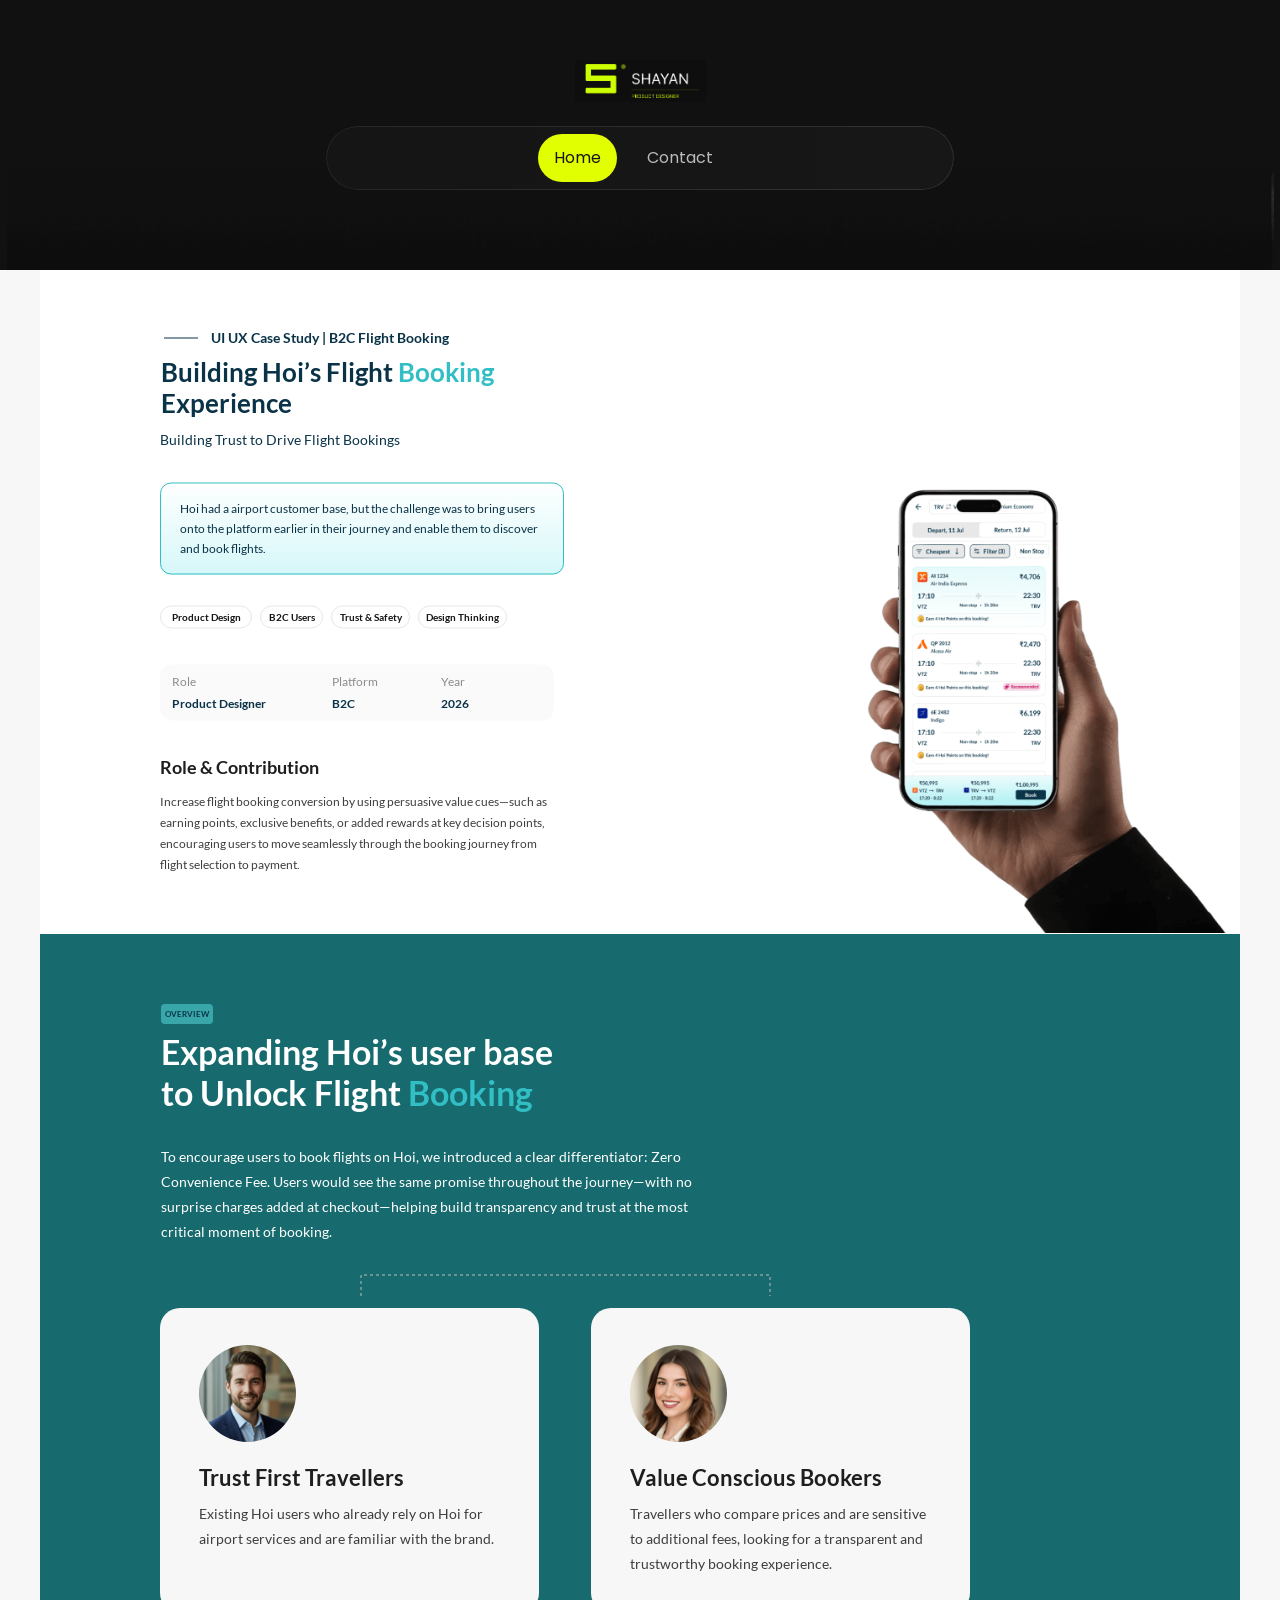
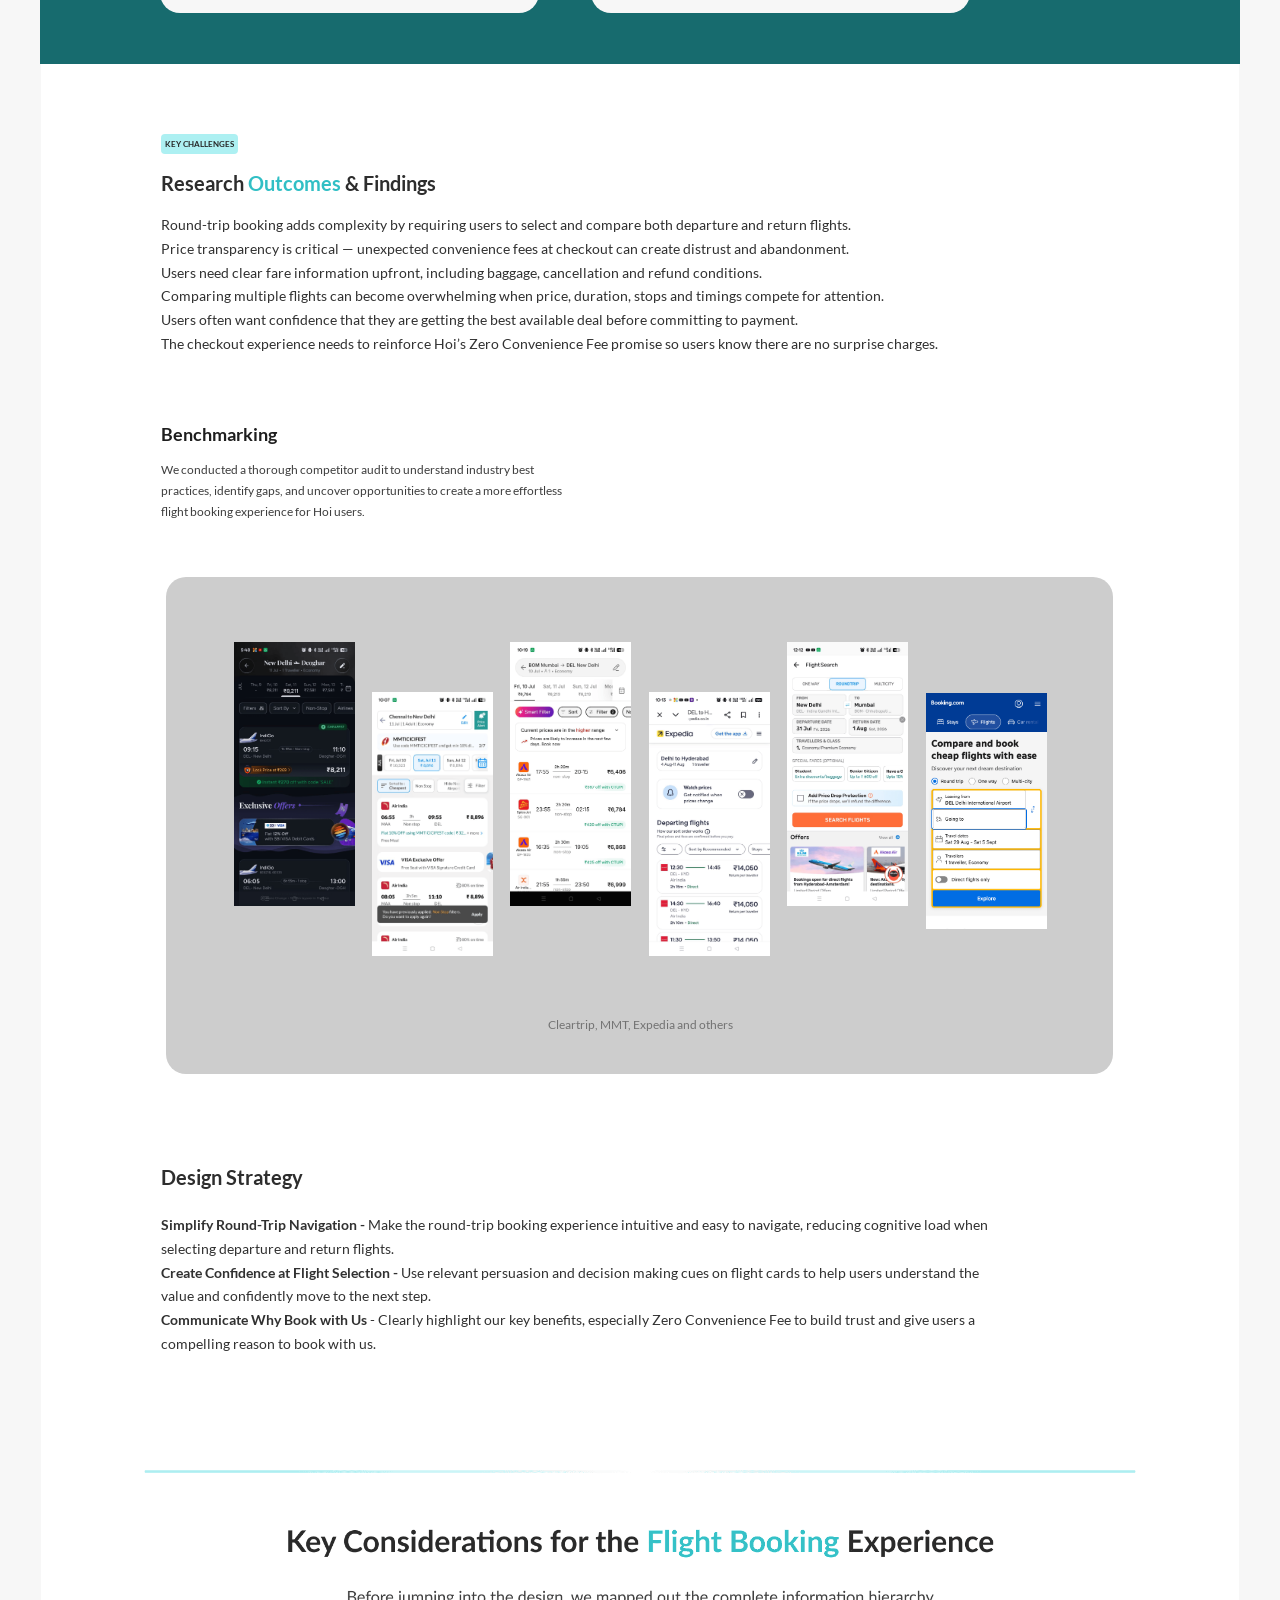
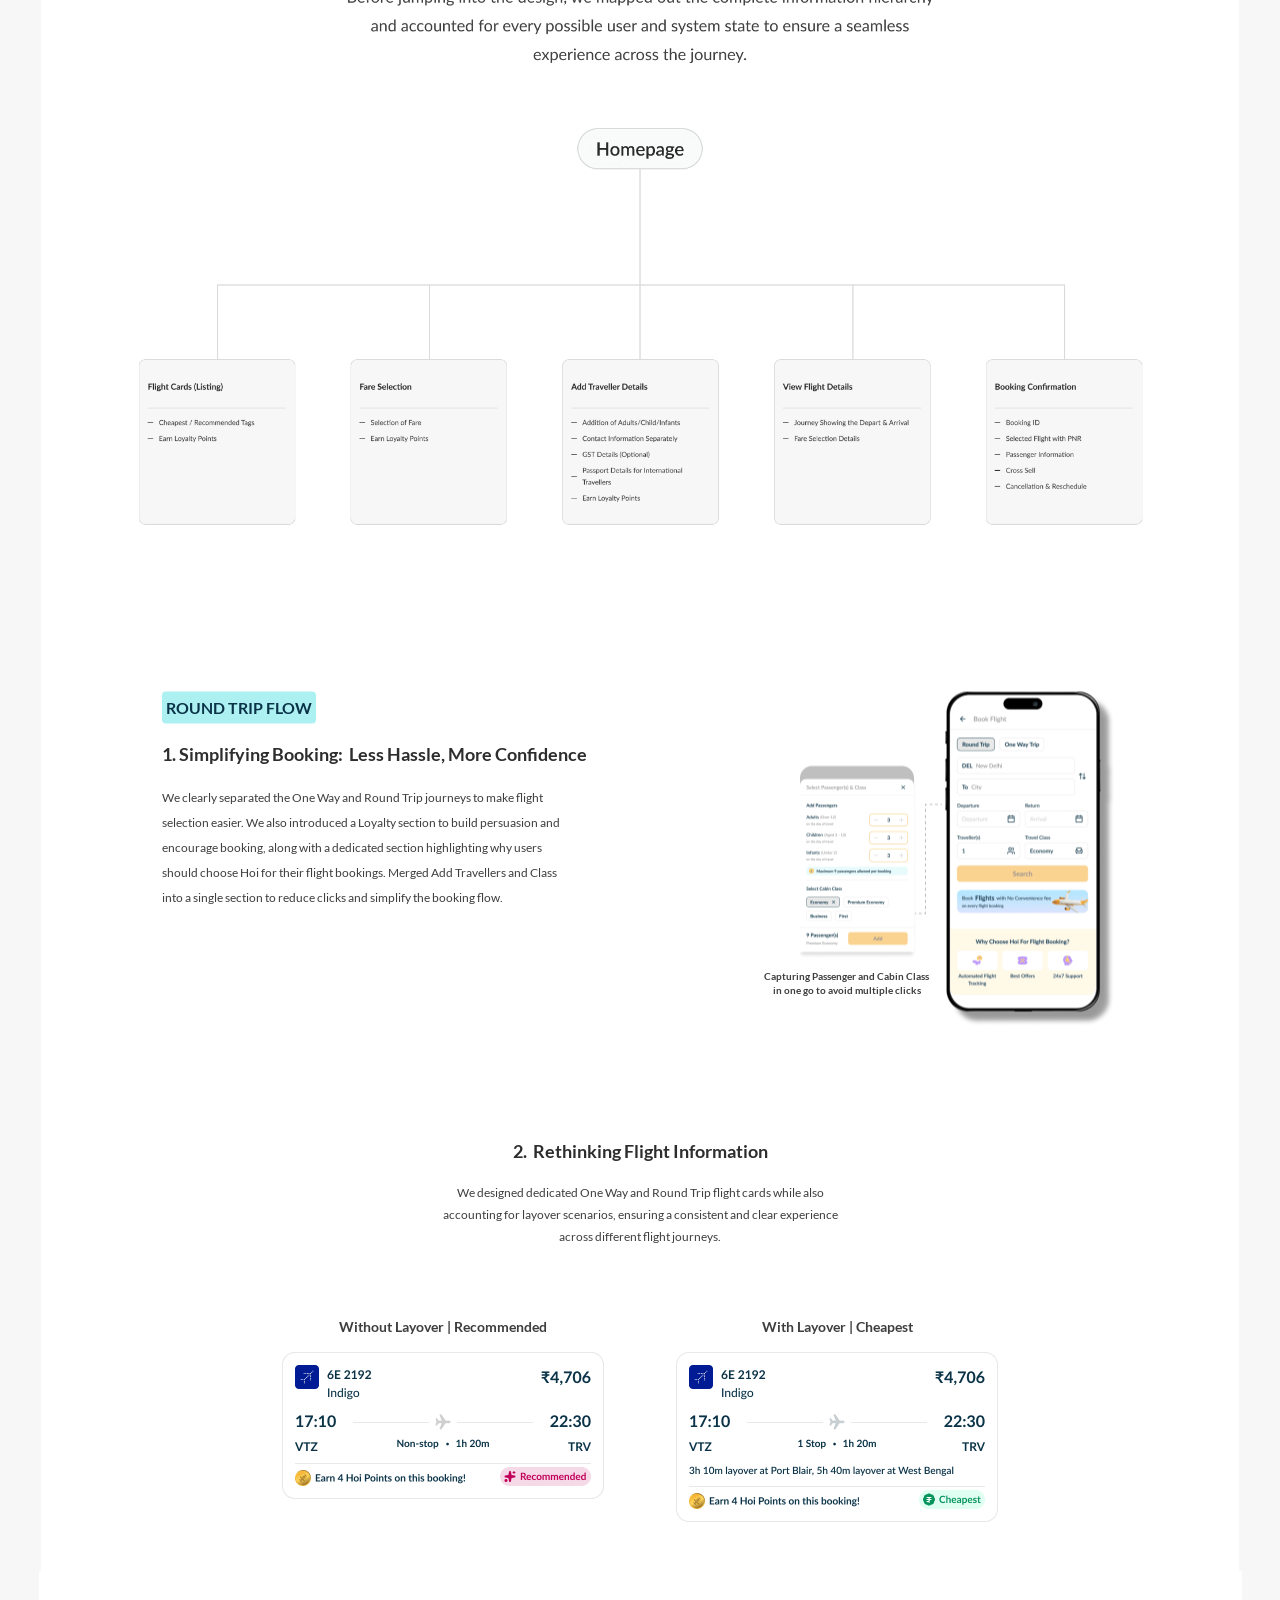
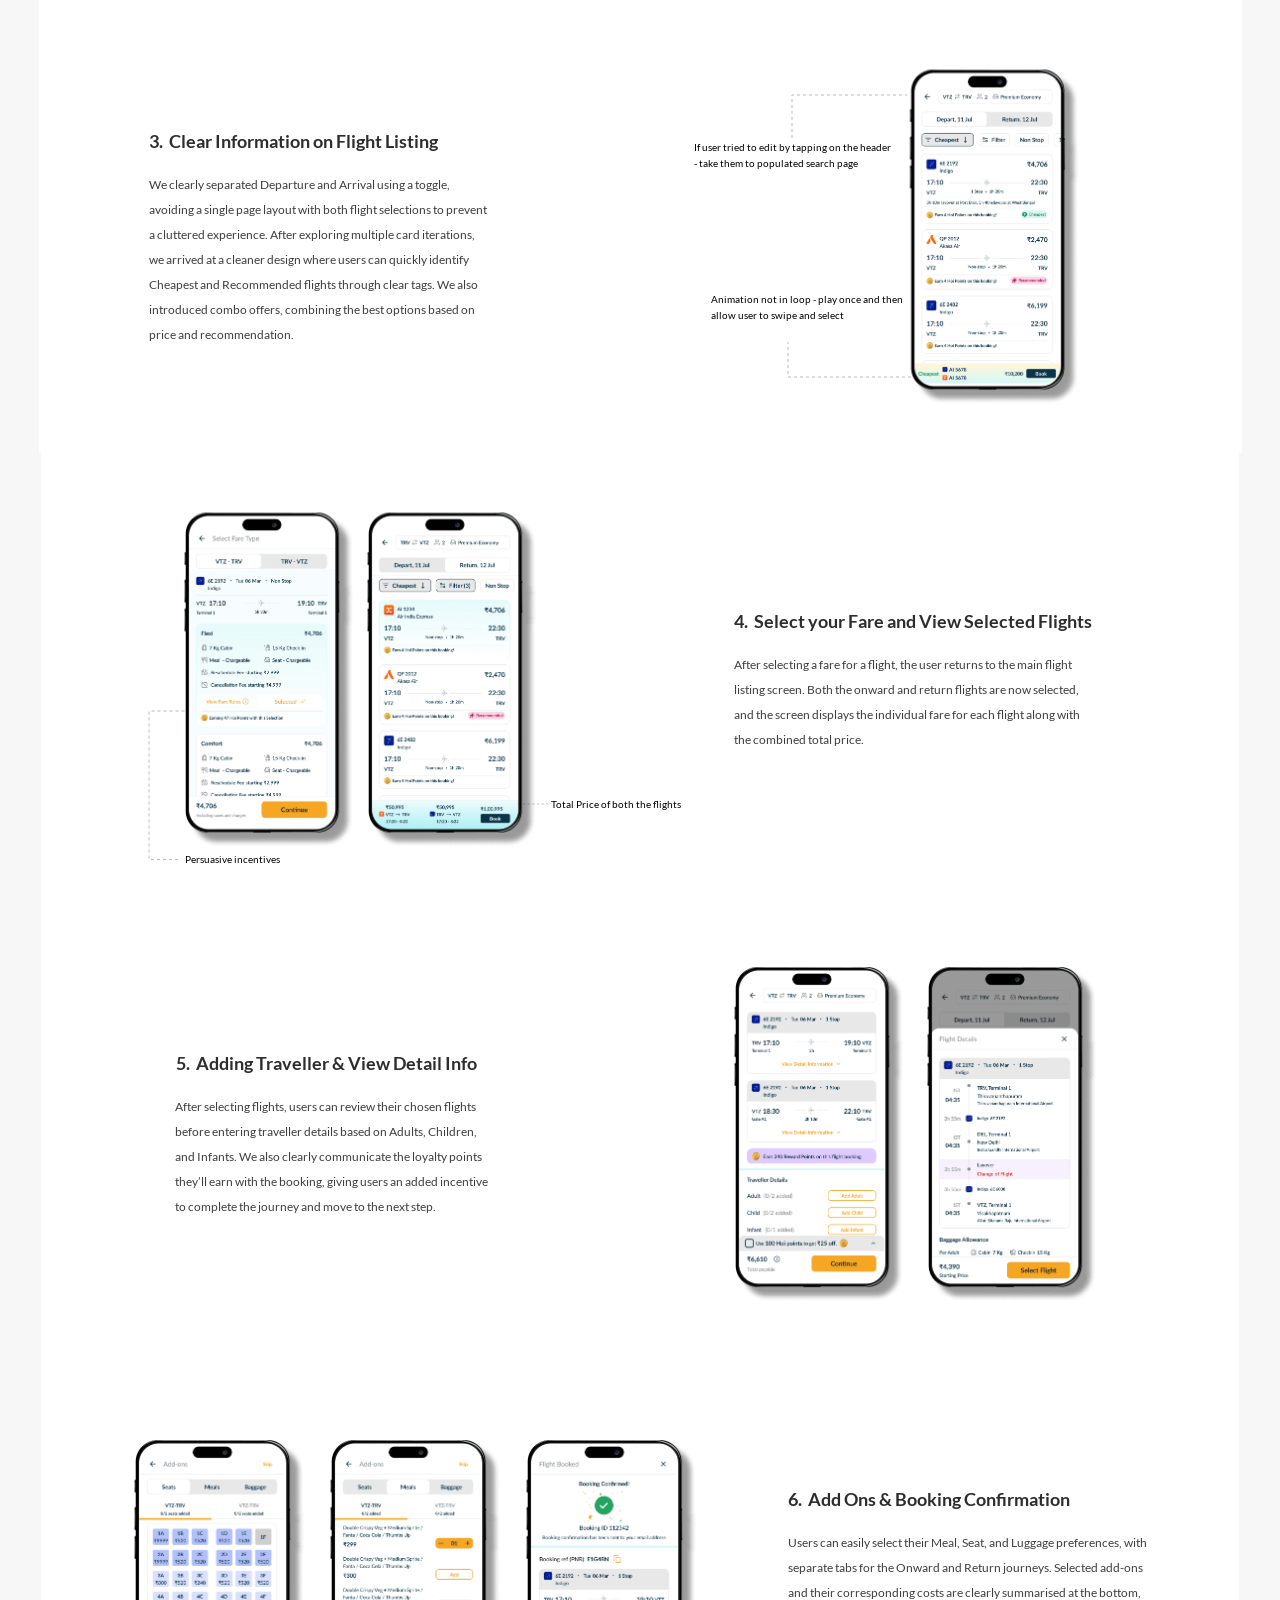
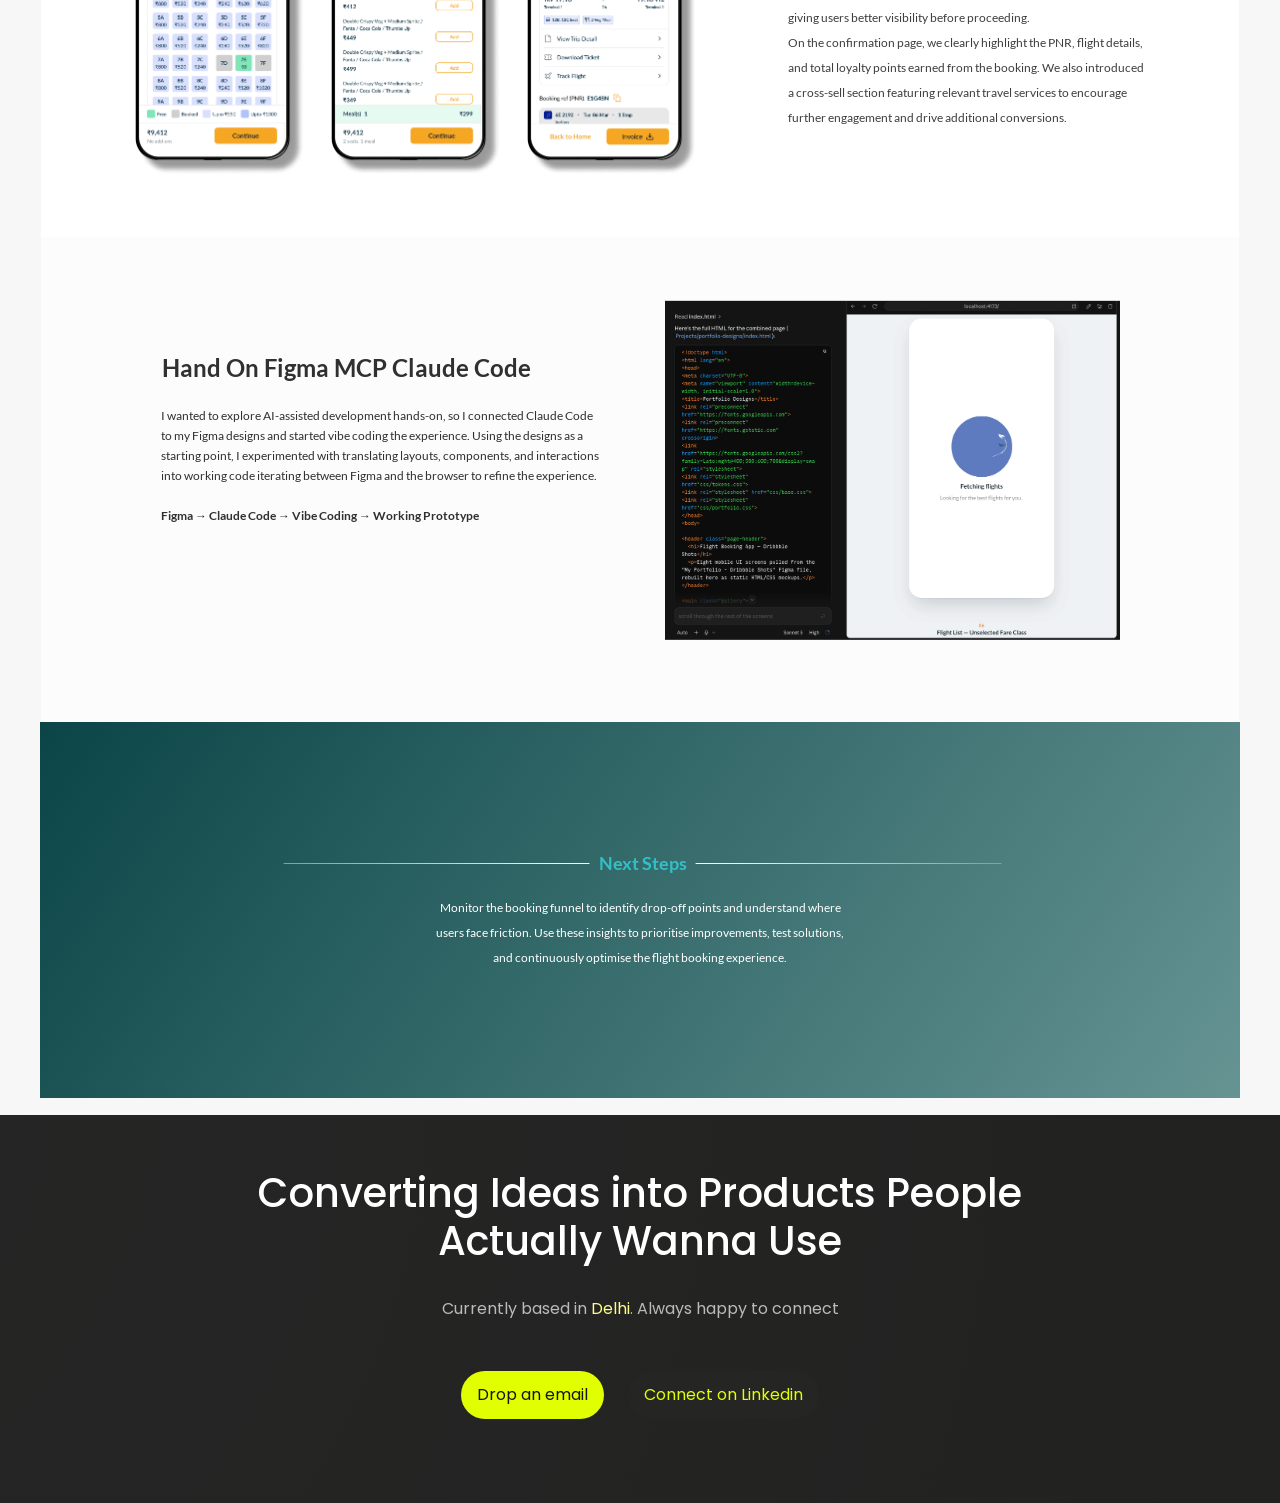
<file: flight-booking/index.html>
<!doctype html>
<!-- Made in Framer · framer.com ✨ -->
<!-- Exported with NocodeXport · nocodexport.com 📦 -->
<!-- Optimized Sep 7, 2026, 8:07 AM UTC -->
<!-- Save money on hosting, use PROMO26 for a discount -->
<!-- Published Sep 7, 2026, 8:05 AM UTC -->
<html lang="en" data-redirect-timezone="1">
<head>
	<meta charset="utf-8">
	<meta name="viewport" content="width=1200">
	<meta name="generator" content="Framer a322632">
	<title>Shayan Alam - Product Designer</title>
    <meta name="description" content="Hi, I'm Shayan Alam.
I turn complex problems into intuitive experiences, with expertise in SaaS and B2B/B2C platforms.">
    <meta name="framer-search-index" content="/assets/meta/meta-8068fcd9.json">
    <meta name="framer-search-index-fallback" content="/assets/meta/meta-24bbc9ce.json">
    <meta name="framer-html-plugin" content="disable">
    <link href="/assets/images/image-36240257.png" rel="icon" media="(prefers-color-scheme: light)">
    <link href="/assets/images/image-36240257.png" rel="icon" media="(prefers-color-scheme: dark)">
    <link rel="apple-touch-icon" href="/assets/images/image-9ab85570.png">
    <!-- Open Graph -->
    <meta property="og:type" content="website">
    <meta property="og:title" content="Shayan Alam - Product Designer">
    <meta property="og:description" content="Hi, I'm Shayan Alam.
I turn complex problems into intuitive experiences, with expertise in SaaS and B2B/B2C platforms.">
    <meta property="og:image" content="/assets/meta/meta-f9230627.png">
    <!-- X -->
    <meta name="twitter:card" content="summary_large_image">
    <meta name="twitter:title" content="Shayan Alam - Product Designer">
    <meta name="twitter:description" content="Hi, I'm Shayan Alam.
I turn complex problems into intuitive experiences, with expertise in SaaS and B2B/B2C platforms.">
    <meta name="twitter:image" content="/assets/meta/meta-f9230627.png">
	
	
	
	<!-- Start of headStart -->
    
    <!-- End of headStart -->
	
	<style data-framer-font-css>/* latin-ext */
@font-face {
  font-family: 'Lato';
  font-style: normal;
  font-weight: 400;
  font-display: swap;
  src: url(/assets/fonts/font-d83b9a23.woff2) format('woff2');
  unicode-range: U+0100-02BA, U+02BD-02C5, U+02C7-02CC, U+02CE-02D7, U+02DD-02FF, U+0304, U+0308, U+0329, U+1D00-1DBF, U+1E00-1E9F, U+1EF2-1EFF, U+2020, U+20A0-20AB, U+20AD-20C0, U+2113, U+2C60-2C7F, U+A720-A7FF;
}
/* latin */
@font-face {
  font-family: 'Lato';
  font-style: normal;
  font-weight: 400;
  font-display: swap;
  src: url(/assets/fonts/font-14cbedeb.woff2) format('woff2');
  unicode-range: U+0000-00FF, U+0131, U+0152-0153, U+02BB-02BC, U+02C6, U+02DA, U+02DC, U+0304, U+0308, U+0329, U+2000-206F, U+20AC, U+2122, U+2191, U+2193, U+2212, U+2215, U+FEFF, U+FFFD;
}
/* latin-ext */
@font-face {
  font-family: 'Lato';
  font-style: normal;
  font-weight: 700;
  font-display: swap;
  src: url(/assets/fonts/font-0e0ce405.woff2) format('woff2');
  unicode-range: U+0100-02BA, U+02BD-02C5, U+02C7-02CC, U+02CE-02D7, U+02DD-02FF, U+0304, U+0308, U+0329, U+1D00-1DBF, U+1E00-1E9F, U+1EF2-1EFF, U+2020, U+20A0-20AB, U+20AD-20C0, U+2113, U+2C60-2C7F, U+A720-A7FF;
}
/* latin */
@font-face {
  font-family: 'Lato';
  font-style: normal;
  font-weight: 700;
  font-display: swap;
  src: url(/assets/fonts/font-d19d4900.woff2) format('woff2');
  unicode-range: U+0000-00FF, U+0131, U+0152-0153, U+02BB-02BC, U+02C6, U+02DA, U+02DC, U+0304, U+0308, U+0329, U+2000-206F, U+20AC, U+2122, U+2191, U+2193, U+2212, U+2215, U+FEFF, U+FFFD;
}
/* devanagari */
@font-face {
  font-family: 'Poppins';
  font-style: normal;
  font-weight: 400;
  font-display: swap;
  src: url(/assets/fonts/font-fccf6f58.woff2) format('woff2');
  unicode-range: U+0900-097F, U+1CD0-1CF9, U+200C-200D, U+20A8, U+20B9, U+20F0, U+25CC, U+A830-A839, U+A8E0-A8FF, U+11B00-11B09;
}
/* latin-ext */
@font-face {
  font-family: 'Poppins';
  font-style: normal;
  font-weight: 400;
  font-display: swap;
  src: url(/assets/fonts/font-85c5ee62.woff2) format('woff2');
  unicode-range: U+0100-02BA, U+02BD-02C5, U+02C7-02CC, U+02CE-02D7, U+02DD-02FF, U+0304, U+0308, U+0329, U+1D00-1DBF, U+1E00-1E9F, U+1EF2-1EFF, U+2020, U+20A0-20AB, U+20AD-20C0, U+2113, U+2C60-2C7F, U+A720-A7FF;
}
/* latin */
@font-face {
  font-family: 'Poppins';
  font-style: normal;
  font-weight: 400;
  font-display: swap;
  src: url(/assets/fonts/font-e66aca3b.woff2) format('woff2');
  unicode-range: U+0000-00FF, U+0131, U+0152-0153, U+02BB-02BC, U+02C6, U+02DA, U+02DC, U+0304, U+0308, U+0329, U+2000-206F, U+20AC, U+2122, U+2191, U+2193, U+2212, U+2215, U+FEFF, U+FFFD;
}

@font-face { font-family: "Handjet"; src: url("/assets/fonts/font-3fbc37d6.woff2"); font-style: normal; font-weight: 500 }
@font-face { font-family: "Handjet"; src: url("/assets/fonts/font-b856304a.woff2"); font-style: normal; font-weight: 700 }
@font-face { font-family: "Inter"; src: url("/assets/fonts/font-ba02b29b.woff2"); font-display: swap; font-style: normal; font-weight: 400; unicode-range: U+0460-052F, U+1C80-1C88, U+20B4, U+2DE0-2DFF, U+A640-A69F, U+FE2E-FE2F }
@font-face { font-family: "Inter"; src: url("/assets/fonts/font-d342a035.woff2"); font-display: swap; font-style: normal; font-weight: 400; unicode-range: U+0301, U+0400-045F, U+0490-0491, U+04B0-04B1, U+2116 }
@font-face { font-family: "Inter"; src: url("/assets/fonts/font-29ec2a1b.woff2"); font-display: swap; font-style: normal; font-weight: 400; unicode-range: U+1F00-1FFF }
@font-face { font-family: "Inter"; src: url("/assets/fonts/font-2666a469.woff2"); font-display: swap; font-style: normal; font-weight: 400; unicode-range: U+0370-03FF }
@font-face { font-family: "Inter"; src: url("/assets/fonts/font-ca74d670.woff2"); font-display: swap; font-style: normal; font-weight: 400; unicode-range: U+0100-024F, U+0259, U+1E00-1EFF, U+2020, U+20A0-20AB, U+20AD-20CF, U+2113, U+2C60-2C7F, U+A720-A7FF }
@font-face { font-family: "Inter"; src: url("/assets/fonts/font-5afd6099.woff2"); font-display: swap; font-style: normal; font-weight: 400; unicode-range: U+0000-00FF, U+0131, U+0152-0153, U+02BB-02BC, U+02C6, U+02DA, U+02DC, U+2000-206F, U+2070, U+2074-207E, U+2080-208E, U+20AC, U+2122, U+2191, U+2193, U+2212, U+2215, U+FEFF, U+FFFD }
@font-face { font-family: "Inter"; src: url("/assets/fonts/font-b055aed3.woff2"); font-display: swap; font-style: normal; font-weight: 400; unicode-range: U+0102-0103, U+0110-0111, U+0128-0129, U+0168-0169, U+01A0-01A1, U+01AF-01B0, U+1EA0-1EF9, U+20AB }
@font-face { font-family: "Inter"; src: url("/assets/fonts/font-48d54789.woff2"); font-display: swap; font-style: normal; font-weight: 700; unicode-range: U+0460-052F, U+1C80-1C88, U+20B4, U+2DE0-2DFF, U+A640-A69F, U+FE2E-FE2F }
@font-face { font-family: "Inter"; src: url("/assets/fonts/font-b7bcaf4d.woff2"); font-display: swap; font-style: normal; font-weight: 700; unicode-range: U+0301, U+0400-045F, U+0490-0491, U+04B0-04B1, U+2116 }
@font-face { font-family: "Inter"; src: url("/assets/fonts/font-f5679bd1.woff2"); font-display: swap; font-style: normal; font-weight: 700; unicode-range: U+1F00-1FFF }
@font-face { font-family: "Inter"; src: url("/assets/fonts/font-4c7778ed.woff2"); font-display: swap; font-style: normal; font-weight: 700; unicode-range: U+0370-03FF }
@font-face { font-family: "Inter"; src: url("/assets/fonts/font-388a7c4e.woff2"); font-display: swap; font-style: normal; font-weight: 700; unicode-range: U+0100-024F, U+0259, U+1E00-1EFF, U+2020, U+20A0-20AB, U+20AD-20CF, U+2113, U+2C60-2C7F, U+A720-A7FF }
@font-face { font-family: "Inter"; src: url("/assets/fonts/font-388a7c4e.woff2"); font-display: swap; font-style: normal; font-weight: 700; unicode-range: U+0000-00FF, U+0131, U+0152-0153, U+02BB-02BC, U+02C6, U+02DA, U+02DC, U+2000-206F, U+2070, U+2074-207E, U+2080-208E, U+20AC, U+2122, U+2191, U+2193, U+2212, U+2215, U+FEFF, U+FFFD }
@font-face { font-family: "Inter"; src: url("/assets/fonts/font-c0215d82.woff2"); font-display: swap; font-style: normal; font-weight: 700; unicode-range: U+0102-0103, U+0110-0111, U+0128-0129, U+0168-0169, U+01A0-01A1, U+01AF-01B0, U+1EA0-1EF9, U+20AB }
@font-face { font-family: "Inter"; src: url("/assets/fonts/font-1f1f2cc1.woff2"); font-display: swap; font-style: italic; font-weight: 700; unicode-range: U+0460-052F, U+1C80-1C88, U+20B4, U+2DE0-2DFF, U+A640-A69F, U+FE2E-FE2F }
@font-face { font-family: "Inter"; src: url("/assets/fonts/font-1f3e1827.woff2"); font-display: swap; font-style: italic; font-weight: 700; unicode-range: U+0301, U+0400-045F, U+0490-0491, U+04B0-04B1, U+2116 }
@font-face { font-family: "Inter"; src: url("/assets/fonts/font-2ca7f647.woff2"); font-display: swap; font-style: italic; font-weight: 700; unicode-range: U+1F00-1FFF }
@font-face { font-family: "Inter"; src: url("/assets/fonts/font-0c089940.woff2"); font-display: swap; font-style: italic; font-weight: 700; unicode-range: U+0370-03FF }
@font-face { font-family: "Inter"; src: url("/assets/fonts/font-dfa7f96c.woff2"); font-display: swap; font-style: italic; font-weight: 700; unicode-range: U+0100-024F, U+0259, U+1E00-1EFF, U+2020, U+20A0-20AB, U+20AD-20CF, U+2113, U+2C60-2C7F, U+A720-A7FF }
@font-face { font-family: "Inter"; src: url("/assets/fonts/font-b59b5fa8.woff2"); font-display: swap; font-style: italic; font-weight: 700; unicode-range: U+0000-00FF, U+0131, U+0152-0153, U+02BB-02BC, U+02C6, U+02DA, U+02DC, U+2000-206F, U+2070, U+2074-207E, U+2080-208E, U+20AC, U+2122, U+2191, U+2193, U+2212, U+2215, U+FEFF, U+FFFD }
@font-face { font-family: "Inter"; src: url("/assets/fonts/font-e340c6ac.woff2"); font-display: swap; font-style: italic; font-weight: 700; unicode-range: U+0102-0103, U+0110-0111, U+0128-0129, U+0168-0169, U+01A0-01A1, U+01AF-01B0, U+1EA0-1EF9, U+20AB }
@font-face { font-family: "Inter"; src: url("/assets/fonts/font-3d473eff.woff2"); font-display: swap; font-style: italic; font-weight: 400; unicode-range: U+0460-052F, U+1C80-1C88, U+20B4, U+2DE0-2DFF, U+A640-A69F, U+FE2E-FE2F }
@font-face { font-family: "Inter"; src: url("/assets/fonts/font-79cc6914.woff2"); font-display: swap; font-style: italic; font-weight: 400; unicode-range: U+0301, U+0400-045F, U+0490-0491, U+04B0-04B1, U+2116 }
@font-face { font-family: "Inter"; src: url("/assets/fonts/font-39874444.woff2"); font-display: swap; font-style: italic; font-weight: 400; unicode-range: U+1F00-1FFF }
@font-face { font-family: "Inter"; src: url("/assets/fonts/font-b8b4c65d.woff2"); font-display: swap; font-style: italic; font-weight: 400; unicode-range: U+0370-03FF }
@font-face { font-family: "Inter"; src: url("/assets/fonts/font-0cdb6a6e.woff2"); font-display: swap; font-style: italic; font-weight: 400; unicode-range: U+0100-024F, U+0259, U+1E00-1EFF, U+2020, U+20A0-20AB, U+20AD-20CF, U+2113, U+2C60-2C7F, U+A720-A7FF }
@font-face { font-family: "Inter"; src: url("/assets/fonts/font-1ef5587c.woff2"); font-display: swap; font-style: italic; font-weight: 400; unicode-range: U+0000-00FF, U+0131, U+0152-0153, U+02BB-02BC, U+02C6, U+02DA, U+02DC, U+2000-206F, U+2070, U+2074-207E, U+2080-208E, U+20AC, U+2122, U+2191, U+2193, U+2212, U+2215, U+FEFF, U+FFFD }
@font-face { font-family: "Inter"; src: url("/assets/fonts/font-d84988c3.woff2"); font-display: swap; font-style: italic; font-weight: 400; unicode-range: U+0102-0103, U+0110-0111, U+0128-0129, U+0168-0169, U+01A0-01A1, U+01AF-01B0, U+1EA0-1EF9, U+20AB }
@font-face { font-family: "Inter"; src: url("/assets/fonts/font-13550d8c.woff2"); font-style: normal; font-weight: 900; unicode-range: U+0460-052F, U+1C80-1C88, U+20B4, U+2DE0-2DFF, U+A640-A69F, U+FE2E-FE2F }
@font-face { font-family: "Inter"; src: url("/assets/fonts/font-5594c727.woff2"); font-style: normal; font-weight: 900; unicode-range: U+0301, U+0400-045F, U+0490-0491, U+04B0-04B1, U+2116 }
@font-face { font-family: "Inter"; src: url("/assets/fonts/font-e2f3aeec.woff2"); font-style: normal; font-weight: 900; unicode-range: U+1F00-1FFF }
@font-face { font-family: "Inter"; src: url("/assets/fonts/font-d26b343d.woff2"); font-style: normal; font-weight: 900; unicode-range: U+0370-03FF }
@font-face { font-family: "Inter"; src: url("/assets/fonts/font-8bf56301.woff2"); font-style: normal; font-weight: 900; unicode-range: U+0100-024F, U+0259, U+1E00-1EFF, U+2020, U+20A0-20AB, U+20AD-20CF, U+2113, U+2C60-2C7F, U+A720-A7FF }
@font-face { font-family: "Inter"; src: url("/assets/fonts/font-9638af79.woff2"); font-style: normal; font-weight: 900; unicode-range: U+0000-00FF, U+0131, U+0152-0153, U+02BB-02BC, U+02C6, U+02DA, U+02DC, U+2000-206F, U+2070, U+2074-207E, U+2080-208E, U+20AC, U+2122, U+2191, U+2193, U+2212, U+2215, U+FEFF, U+FFFD }
@font-face { font-family: "Inter"; src: url("/assets/fonts/font-bb78ccb0.woff2"); font-style: normal; font-weight: 900; unicode-range: U+0102-0103, U+0110-0111, U+0128-0129, U+0168-0169, U+01A0-01A1, U+01AF-01B0, U+1EA0-1EF9, U+20AB }
@font-face { font-family: "Inter"; src: url("/assets/fonts/font-18dd5cff.woff2"); font-style: italic; font-weight: 900; unicode-range: U+0460-052F, U+1C80-1C88, U+20B4, U+2DE0-2DFF, U+A640-A69F, U+FE2E-FE2F }
@font-face { font-family: "Inter"; src: url("/assets/fonts/font-a8b12074.woff2"); font-style: italic; font-weight: 900; unicode-range: U+0301, U+0400-045F, U+0490-0491, U+04B0-04B1, U+2116 }
@font-face { font-family: "Inter"; src: url("/assets/fonts/font-d8c3d066.woff2"); font-style: italic; font-weight: 900; unicode-range: U+1F00-1FFF }
@font-face { font-family: "Inter"; src: url("/assets/fonts/font-cce22def.woff2"); font-style: italic; font-weight: 900; unicode-range: U+0370-03FF }
@font-face { font-family: "Inter"; src: url("/assets/fonts/font-533b8b26.woff2"); font-style: italic; font-weight: 900; unicode-range: U+0100-024F, U+0259, U+1E00-1EFF, U+2020, U+20A0-20AB, U+20AD-20CF, U+2113, U+2C60-2C7F, U+A720-A7FF }
@font-face { font-family: "Inter"; src: url("/assets/fonts/font-5a280a2f.woff2"); font-style: italic; font-weight: 900; unicode-range: U+0000-00FF, U+0131, U+0152-0153, U+02BB-02BC, U+02C6, U+02DA, U+02DC, U+2000-206F, U+2070, U+2074-207E, U+2080-208E, U+20AC, U+2122, U+2191, U+2193, U+2212, U+2215, U+FEFF, U+FFFD }
@font-face { font-family: "Inter"; src: url("/assets/fonts/font-829cbb50.woff2"); font-style: italic; font-weight: 900; unicode-range: U+0102-0103, U+0110-0111, U+0128-0129, U+0168-0169, U+01A0-01A1, U+01AF-01B0, U+1EA0-1EF9, U+20AB }
@font-face { font-family: "Poppins"; src: url("/assets/fonts/font-c10e0ae4.woff2"); font-display: swap; font-style: normal; font-weight: 500 }
@font-face { font-family: "Poppins"; src: url("/assets/fonts/font-48c6aabc.woff2"); font-display: swap; font-style: normal; font-weight: 700 }
@font-face { font-family: "Poppins"; src: url("/assets/fonts/font-fe0825c8.woff2"); font-display: swap; font-style: italic; font-weight: 700 }
@font-face { font-family: "Poppins"; src: url("/assets/fonts/font-6a831a88.woff2"); font-display: swap; font-style: italic; font-weight: 500 }
@font-face { font-family: "Poppins"; src: url("/assets/fonts/font-00a9644f.woff2"); font-display: swap; font-style: normal; font-weight: 300 }
@font-face { font-family: "Poppins"; src: url("/assets/fonts/font-515e6b7c.woff2"); font-display: swap; font-style: italic; font-weight: 400 }
@font-face { font-family: "Poppins"; src: url("/assets/fonts/font-74cc34c8.woff2"); font-display: swap; font-style: italic; font-weight: 300 }
@font-face { font-family: "Lato Placeholder"; src: local("Arial"); ascent-override: 100.88%; descent-override: 21.77%; line-gap-override: 0.00%; size-adjust: 97.84% }
@font-face { font-family: "Poppins Placeholder"; src: local("Arial"); ascent-override: 92.83%; descent-override: 30.94%; line-gap-override: 8.84%; size-adjust: 113.11% }
@font-face { font-family: "Inter Placeholder"; src: local("Arial"); ascent-override: 89.79%; descent-override: 22.36%; line-gap-override: 0.00%; size-adjust: 107.89% }
@font-face { font-family: "Poppins Placeholder"; src: local("Arial"); ascent-override: 91.95%; descent-override: 30.94%; line-gap-override: 7.96%; size-adjust: 113.11% }</style>
	<link href="https://fonts.gstatic.com" rel="preconnect" crossorigin>
    <link href="https://fonts.gstatic.com" rel="preconnect" crossorigin>
	
	<meta name="robots" content="max-image-preview:large"><style data-framer-breakpoint-css></style><style data-framer-css-ssr-minified data-framer-components="framer-lib-cursors-host framer-6pd3B framer-szhoJ framer-joJeV framer-lib-combinedCSSRules framer-xOAB1 framer-5cAK8">html,body,#main{box-sizing:border-box;margin:0;padding:0}:root{-webkit-font-smoothing:antialiased;-moz-osx-font-smoothing:grayscale}*{box-sizing:border-box;-webkit-font-smoothing:inherit}h1,h2,h3,h4,h5,h6,p,figure{margin:0}body,input,textarea,select,button{font-family:sans-serif;font-size:12px}body{--token-86078b6c-f96f-4056-8242-4499c67d6005:#111;--token-20f2ae48-e039-47f3-8042-3745ae324c8f:#000;--token-aaf1a19d-42c1-4ccc-b00c-6a781724b5d7:#111c;--token-dec04c2a-5334-4aba-a37f-c366f756756f:#fff;--token-3498efc0-f9f3-4960-abf6-db6b76d154bd:#e1ff01;--token-c1864c1c-c54c-4932-9c1f-ce31d307e9d7:#272727;--token-ae4a2645-71dc-4b0d-8040-26fe346af267:#323232;--token-be15e49c-ae87-4e96-8dda-87eb3dcb0b79:#bbb;--token-e4c37866-5fc0-445f-9a24-d48104598539:#151515;--token-d9df320a-56a0-4c27-901a-3c1020babb27:#1c1c1c;--token-4850efac-c98c-4162-bb80-9931c5e63cff:#454545;--token-eda1288a-b7d8-4058-b6bc-ad0d4d7f1815:#353535;--token-9d44c7e6-fb48-4804-8892-e2217e2ce1d7:gray;--token-f98c13ba-4557-4be8-a887-117b0c3d106e:#333;--token-1bbf5d07-0bfe-4568-9d89-a99dc0dc276f:#ddd;--token-444d8ac8-462f-4c11-9cb4-41b4c982a74e:#494949;--token-db9b5175-bcad-4f22-89e0-440fc61bbe62:#1b1b1b;--token-757dcaee-4ce4-40e7-87aa-54cf685cdf11:#062233;--token-3f82648c-62d9-4ea6-bd43-0d0a5f90fcff:#0a4a46;--token-cdd37508-322f-478c-95e0-de4629aff502:#4f601f;--token-44119c77-809c-413a-a1ae-72a931853c58:#77981b;--token-d5104e86-85eb-4962-a61d-6d6fa709f447:#000c;--framer-will-change-override:none}@supports (background:-webkit-named-image(i)) and (not (grid-template-rows:subgrid)){body{--framer-will-change-override:transform}}@supports (background:-webkit-named-image(i)) and (not (position-area:top right)){body{--framer-will-change-filter-override:filter}}[data-framer-component-type=Text] div div span,[data-framer-component-type=Text] a div span,[data-framer-component-type=Text] span span span,[data-framer-component-type=Text] p span span,[data-framer-component-type=Text] h1 span span,[data-framer-component-type=Text] h2 span span,[data-framer-component-type=Text] h3 span span,[data-framer-component-type=Text] h4 span span,[data-framer-component-type=Text] h5 span span,[data-framer-component-type=Text] h6 span span,[data-framer-component-type=Text] a{font-family:var(--font-family);font-style:var(--font-style);font-weight:min(calc(var(--framer-font-weight-increase,0) + var(--font-weight,400)),900);color:var(--text-color);letter-spacing:var(--letter-spacing);font-size:var(--font-size);text-transform:var(--text-transform);--text-decoration:var(--framer-text-decoration-style,solid)var(--framer-text-decoration,none)var(--framer-text-decoration-color,currentcolor)var(--framer-text-decoration-thickness,auto);--text-decoration-skip-ink:var(--framer-text-decoration-skip-ink);--text-underline-offset:var(--framer-text-decoration-offset);line-height:var(--line-height);--font-family:var(--framer-font-family);--font-style:var(--framer-font-style);--font-weight:var(--framer-font-weight);--text-color:var(--framer-text-color);--letter-spacing:var(--framer-letter-spacing);--font-size:var(--framer-font-size);--text-transform:var(--framer-text-transform);--line-height:var(--framer-line-height)}@supports not (color:color(display-p3 1 1 1)){p.framer-text,div.framer-text,h1.framer-text,h2.framer-text,h3.framer-text,h4.framer-text,h5.framer-text,h6.framer-text,li.framer-text,ol.framer-text,ul.framer-text,span.framer-text:not([data-text-fill]){color:var(--framer-blockquote-text-color-rgb,var(--framer-blockquote-text-color,var(--framer-text-color-rgb,var(--framer-text-color,#000))));-webkit-text-stroke-color:var(--framer-text-stroke-color-rgb,var(--framer-text-stroke-color,initial))}mark.framer-text{background-color:var(--framer-blockquote-text-background-color-rgb,var(--framer-blockquote-text-background-color,var(--framer-text-background-color-rgb,var(--framer-text-background-color,initial))))}}@supports not (color:color(display-p3 1 1 1)){code.framer-text,code.framer-text span.framer-text:not([data-text-fill]){color:var(--framer-blockquote-text-color-rgb,var(--framer-blockquote-text-color,var(--framer-code-text-color-rgb,var(--framer-code-text-color,var(--framer-text-color-rgb,var(--framer-text-color,#000))))))}}@supports not (color:color(display-p3 1 1 1)){a.framer-text,span.framer-text[data-nested-link]{color:var(--framer-link-text-color-rgb,var(--framer-link-text-color,var(--framer-blockquote-text-color-rgb,var(--framer-blockquote-text-color,var(--framer-text-color-rgb,var(--framer-text-color,#000))))));background-color:var(--framer-link-text-background-color-rgb,var(--framer-link-text-background-color,initial));-webkit-text-decoration-color:var(--framer-link-text-decoration-color-rgb,var(--framer-link-text-decoration-color,var(--framer-text-decoration-color-rgb,var(--framer-text-decoration-color,currentcolor))));text-decoration-color:var(--framer-link-text-decoration-color-rgb,var(--framer-link-text-decoration-color,var(--framer-text-decoration-color-rgb,var(--framer-text-decoration-color,currentcolor))))}}@supports not (color:color(display-p3 1 1 1)){code.framer-text a.framer-text,code.framer-text a.framer-text span.framer-text:not([data-text-fill]),code.framer-text span.framer-text[data-nested-link],code.framer-text span.framer-text[data-nested-link] span.framer-text:not([data-text-fill]){color:var(--framer-link-text-color-rgb,var(--framer-link-text-color,var(--framer-blockquote-text-color-rgb,var(--framer-blockquote-text-color,var(--framer-code-text-color-rgb,var(--framer-code-text-color,var(--framer-text-color-rgb,var(--framer-text-color,#000))))))))}}@supports not (color:color(display-p3 1 1 1)){a.framer-text:hover,span.framer-text[data-nested-link]:hover{color:var(--framer-link-hover-text-color-rgb,var(--framer-link-hover-text-color,var(--framer-link-text-color-rgb,var(--framer-link-text-color,var(--framer-blockquote-text-color-rgb,var(--framer-blockquote-text-color,var(--framer-text-color-rgb,var(--framer-text-color,#000))))))));background-color:var(--framer-link-hover-text-background-color-rgb,var(--framer-link-hover-text-background-color,var(--framer-link-text-background-color-rgb,var(--framer-link-text-background-color,var(--framer-text-background-color-rgb,var(--framer-text-background-color,initial))))));-webkit-text-decoration-color:var(--framer-link-hover-text-decoration-color-rgb,var(--framer-link-hover-text-decoration-color,var(--framer-link-text-decoration-color-rgb,var(--framer-link-text-decoration-color,var(--framer-text-decoration-color-rgb,var(--framer-text-decoration-color,currentcolor))))));text-decoration-color:var(--framer-link-hover-text-decoration-color-rgb,var(--framer-link-hover-text-decoration-color,var(--framer-link-text-decoration-color-rgb,var(--framer-link-text-decoration-color,var(--framer-text-decoration-color-rgb,var(--framer-text-decoration-color,currentcolor))))))}}@supports not (color:color(display-p3 1 1 1)){code.framer-text a.framer-text:hover,code.framer-text span.framer-text[data-nested-link]:hover{color:var(--framer-link-hover-text-color-rgb,var(--framer-link-hover-text-color,var(--framer-link-text-color-rgb,var(--framer-link-text-color,var(--framer-blockquote-text-color-rgb,var(--framer-blockquote-text-color,var(--framer-code-text-color-rgb,var(--framer-code-text-color,var(--framer-text-color-rgb,var(--framer-text-color,#000))))))))))}}@supports not (color:color(display-p3 1 1 1)){a.framer-text[data-framer-page-link-current],span.framer-text[data-framer-page-link-current]{color:var(--framer-link-current-text-color-rgb,var(--framer-link-current-text-color,var(--framer-link-text-color-rgb,var(--framer-link-text-color,var(--framer-text-color-rgb,var(--framer-text-color,#000))))));background-color:var(--framer-link-current-text-background-color-rgb,var(--framer-link-current-text-background-color,var(--framer-link-text-background-color-rgb,var(--framer-link-text-background-color,var(--framer-text-background-color-rgb,var(--framer-text-background-color,initial))))));-webkit-text-decoration-color:var(--framer-link-current-text-decoration-color-rgb,var(--framer-link-current-text-decoration-color,var(--framer-link-text-decoration-color-rgb,var(--framer-link-text-decoration-color,var(--framer-text-decoration-color-rgb,var(--framer-text-decoration-color,currentcolor))))));text-decoration-color:var(--framer-link-current-text-decoration-color-rgb,var(--framer-link-current-text-decoration-color,var(--framer-link-text-decoration-color-rgb,var(--framer-link-text-decoration-color,var(--framer-text-decoration-color-rgb,var(--framer-text-decoration-color,currentcolor))))))}}@supports not (color:color(display-p3 1 1 1)){code.framer-text a.framer-text[data-framer-page-link-current],code.framer-text a.framer-text[data-framer-page-link-current] span.framer-text:not([data-text-fill]),code.framer-text span.framer-text[data-framer-page-link-current],code.framer-text span.framer-text[data-framer-page-link-current] span.framer-text:not([data-text-fill]){color:var(--framer-link-current-text-color-rgb,var(--framer-link-current-text-color,var(--framer-link-text-color-rgb,var(--framer-link-text-color,var(--framer-code-text-color-rgb,var(--framer-code-text-color,var(--framer-text-color-rgb,var(--framer-text-color,#000))))))));background-color:var(--framer-link-current-text-background-color-rgb,var(--framer-link-current-text-background-color,var(--framer-link-text-background-color-rgb,var(--framer-link-text-background-color,var(--framer-text-background-color-rgb,var(--framer-text-background-color,initial))))))}}@supports not (color:color(display-p3 1 1 1)){a.framer-text[data-framer-page-link-current]:hover,span.framer-text[data-framer-page-link-current]:hover{color:var(--framer-link-hover-text-color-rgb,var(--framer-link-hover-text-color,var(--framer-link-current-text-color-rgb,var(--framer-link-current-text-color,var(--framer-link-text-color-rgb,var(--framer-link-text-color,var(--framer-code-text-color-rgb,var(--framer-code-text-color,var(--framer-text-color-rgb,var(--framer-text-color,#000))))))))));background-color:var(--framer-link-hover-text-background-color-rgb,var(--framer-link-hover-text-background-color,var(--framer-link-current-text-background-color-rgb,var(--framer-link-current-text-background-color,var(--framer-link-text-background-color-rgb,var(--framer-link-text-background-color,initial))))));-webkit-text-decoration-color:var(--framer-link-hover-text-decoration-color-rgb,var(--framer-link-hover-text-decoration-color,var(--framer-link-current-text-decoration-color-rgb,var(--framer-link-current-text-decoration-color,var(--framer-link-text-decoration-color-rgb,var(--framer-link-text-decoration-color,var(--framer-text-decoration-color-rgb,var(--framer-text-decoration-color,currentcolor))))))));text-decoration-color:var(--framer-link-hover-text-decoration-color-rgb,var(--framer-link-hover-text-decoration-color,var(--framer-link-current-text-decoration-color-rgb,var(--framer-link-current-text-decoration-color,var(--framer-link-text-decoration-color-rgb,var(--framer-link-text-decoration-color,var(--framer-text-decoration-color-rgb,var(--framer-text-decoration-color,currentcolor))))))))}}@supports not (color:color(display-p3 1 1 1)){code.framer-text a.framer-text[data-framer-page-link-current]:hover,code.framer-text a.framer-text[data-framer-page-link-current]:hover span.framer-text:not([data-text-fill]),code.framer-text span.framer-text[data-framer-page-link-current]:hover,code.framer-text span.framer-text[data-framer-page-link-current]:hover span.framer-text:not([data-text-fill]){color:var(--framer-link-hover-text-color-rgb,var(--framer-link-hover-text-color,var(--framer-link-current-text-color-rgb,var(--framer-link-current-text-color,var(--framer-link-text-color-rgb,var(--framer-link-text-color,var(--framer-code-text-color-rgb,var(--framer-code-text-color,var(--framer-text-color-rgb,var(--framer-text-color,#000))))))))));background-color:var(--framer-link-hover-text-background-color-rgb,var(--framer-link-hover-text-background-color,var(--framer-link-current-text-background-color-rgb,var(--framer-link-current-text-background-color,var(--framer-link-text-background-color-rgb,var(--framer-link-text-background-color,initial))))))}}[data-framer-component-type=Stack]:not([data-framer-generated])>*,[data-framer-component-type=Stack]:not([data-framer-generated])>[data-framer-component-type],NavigationContainer [data-framer-component-type=NavigationContainer]>*,[data-framer-component-type=NavigationContainer]>[data-framer-component-type]{position:relative}@supports not (overflow:clip){:root{--overflow-clip-fallback:hidden}}@supports (background:-webkit-named-image(i)) and (not (contain-intrinsic-size:inherit)){div.framer-text,p.framer-text,h1.framer-text,h2.framer-text,h3.framer-text,h4.framer-text,h5.framer-text,h6.framer-text,ol.framer-text,ul.framer-text,li.framer-text,blockquote.framer-text,.framer-text.framer-image{display:var(--text-truncation-display-inline-for-safari-16,revert)}div.framer-text:after,p.framer-text:after,h1.framer-text:after,h2.framer-text:after,h3.framer-text:after,h4.framer-text:after,h5.framer-text:after,h6.framer-text:after,ol.framer-text:after,ul.framer-text:after,li.framer-text:after,blockquote.framer-text:after,.framer-text.framer-image:after{content:var(--text-truncation-line-break-for-safari-16);white-space:pre}.framer-text.framer-text-module,.framer-text.framer-table-wrapper{display:var(--text-truncation-display-none-for-safari-16,revert)}p.framer-text[data-text-fill]{display:var(--text-truncation-display-inline-for-safari-16,inline-block)}}@supports (corner-shape:superellipse(2)){:root{--one-if-corner-shape-supported:1}}.framer-cursor-none,.framer-cursor-none *{cursor:none!important}.framer-pointer-events-none,.framer-pointer-events-none *{pointer-events:none!important}.framer-6pd3B.framer-p6rz4j,.framer-6pd3B .framer-p6rz4j{display:block}.framer-6pd3B.framer-16t6onz{background-color:var(--token-86078b6c-f96f-4056-8242-4499c67d6005,#111);flex-flow:column;place-content:center flex-start;align-items:center;gap:0;width:100%;height:min-content;padding:0;display:flex;position:relative;overflow:visible}.framer-6pd3B .framer-1oe43jl-container{z-index:10;flex:none;order:-1000;width:100%;height:auto;position:relative}.framer-6pd3B .framer-10rzq54{aspect-ratio:1.84852;will-change:var(--framer-will-change-filter-override,filter);flex:none;order:-999;width:99%;height:auto;position:absolute;top:169px;left:7px;overflow:hidden}.framer-6pd3B .framer-ea2rdq{margin:0;background:0 0;flex-grow:1;width:0;height:0;margin-bottom:0;position:relative}.framer-6pd3B .framer-ppollv{background:radial-gradient(426.801% 1603.9% at -12.7762% -5.21419%,#262626 0%,#e1ff0505 100%);flex-flow:column;flex:none;order:1004;place-content:center flex-start;align-items:center;gap:32px;width:1440px;height:388px;padding:70px 90px 40px;display:flex;position:relative;overflow:visible}.framer-6pd3B .framer-3dgxu1{--framer-link-text-color:#09f;--framer-link-text-decoration:underline;white-space:pre;z-index:1;flex:none;width:auto;height:auto;position:absolute;top:180px;left:50%}.framer-6pd3B .framer-1d6qyi3{--framer-paragraph-spacing:0px;white-space:pre-wrap;word-break:break-word;word-wrap:break-word;z-index:1;flex:none;width:792px;height:auto;position:absolute;top:54px;left:50%}.framer-6pd3B .framer-1a6z0ul{z-index:1;flex-flow:row;flex:none;place-content:center;align-items:center;gap:24px;width:1260px;height:min-content;padding:0;display:flex;position:absolute;bottom:84px;left:50%;overflow:visible;transform:translate(-50%)}.framer-6pd3B .framer-18yk696{background-color:var(--token-3498efc0-f9f3-4960-abf6-db6b76d154bd,#e1ff01);will-change:var(--framer-will-change-override,transform);z-index:1;border-radius:100px;flex-flow:row;flex:none;place-content:center;align-items:center;gap:6px;width:min-content;height:min-content;padding:10px 16px;text-decoration:none;display:flex;position:relative;overflow:hidden}.framer-6pd3B .framer-1et99rv,.framer-6pd3B .framer-il3aid{--framer-link-text-color:#09f;--framer-link-text-decoration:underline;white-space:pre;flex:none;width:auto;height:auto;position:relative}.framer-6pd3B .framer-zxpa57{will-change:var(--framer-will-change-override,transform);z-index:1;background-color:#252524;border-radius:100px;flex-flow:row;flex:none;place-content:center;align-items:center;gap:6px;width:min-content;height:min-content;padding:10px 16px;text-decoration:none;display:flex;position:relative;overflow:hidden}[data-layout-template=true]>#overlay{margin-bottom:0}.framer-AnUyx .framer-styles-preset-lcrns:not(.rich-text-wrapper),.framer-AnUyx .framer-styles-preset-lcrns.rich-text-wrapper h3{--framer-font-family:"Poppins","Poppins Placeholder",sans-serif;--framer-font-family-bold:"Inter",sans-serif;--framer-font-family-bold-italic:"Inter",sans-serif;--framer-font-family-italic:"Inter","Inter Placeholder",sans-serif;--framer-font-open-type-features:"blwf" on,"cv09" on,"cv03" on,"cv04" on,"cv11" on;--framer-font-size:40px;--framer-font-style:normal;--framer-font-style-bold:normal;--framer-font-style-bold-italic:italic;--framer-font-style-italic:italic;--framer-font-variation-axes:normal;--framer-font-weight:500;--framer-font-weight-bold:900;--framer-font-weight-bold-italic:900;--framer-font-weight-italic:700;--framer-letter-spacing:0px;--framer-line-height:48px;--framer-paragraph-spacing:0px;--framer-text-alignment:start;--framer-text-color:var(--token-dec04c2a-5334-4aba-a37f-c366f756756f,#fff);--framer-text-decoration:none;--framer-text-stroke-color:initial;--framer-text-stroke-width:initial;--framer-text-transform:none}@media (max-width:1199px) and (min-width:810px){.framer-AnUyx .framer-styles-preset-lcrns:not(.rich-text-wrapper),.framer-AnUyx .framer-styles-preset-lcrns.rich-text-wrapper h3{--framer-font-family:"Poppins","Poppins Placeholder",sans-serif;--framer-font-family-bold:"Inter",sans-serif;--framer-font-family-bold-italic:"Inter",sans-serif;--framer-font-family-italic:"Inter","Inter Placeholder",sans-serif;--framer-font-open-type-features:"blwf" on,"cv09" on,"cv03" on,"cv04" on,"cv11" on;--framer-font-size:32px;--framer-font-style:normal;--framer-font-style-bold:normal;--framer-font-style-bold-italic:italic;--framer-font-style-italic:italic;--framer-font-variation-axes:normal;--framer-font-weight:500;--framer-font-weight-bold:900;--framer-font-weight-bold-italic:900;--framer-font-weight-italic:700;--framer-letter-spacing:0px;--framer-line-height:48px;--framer-paragraph-spacing:0px;--framer-text-alignment:start;--framer-text-color:var(--token-dec04c2a-5334-4aba-a37f-c366f756756f,#fff);--framer-text-decoration:none;--framer-text-stroke-color:initial;--framer-text-stroke-width:initial;--framer-text-transform:none}}@media (max-width:809px) and (min-width:0){.framer-AnUyx .framer-styles-preset-lcrns:not(.rich-text-wrapper),.framer-AnUyx .framer-styles-preset-lcrns.rich-text-wrapper h3{--framer-font-family:"Poppins","Poppins Placeholder",sans-serif;--framer-font-family-bold:"Inter",sans-serif;--framer-font-family-bold-italic:"Inter",sans-serif;--framer-font-family-italic:"Inter","Inter Placeholder",sans-serif;--framer-font-open-type-features:"blwf" on,"cv09" on,"cv03" on,"cv04" on,"cv11" on;--framer-font-size:26px;--framer-font-style:normal;--framer-font-style-bold:normal;--framer-font-style-bold-italic:italic;--framer-font-style-italic:italic;--framer-font-variation-axes:normal;--framer-font-weight:500;--framer-font-weight-bold:900;--framer-font-weight-bold-italic:900;--framer-font-weight-italic:700;--framer-letter-spacing:0px;--framer-line-height:48px;--framer-paragraph-spacing:0px;--framer-text-alignment:start;--framer-text-color:var(--token-dec04c2a-5334-4aba-a37f-c366f756756f,#fff);--framer-text-decoration:none;--framer-text-stroke-color:initial;--framer-text-stroke-width:initial;--framer-text-transform:none}}.framer-szhoJ.framer-15gej4t,.framer-szhoJ .framer-15gej4t{display:block}.framer-szhoJ.framer-1bp1iol{flex-flow:row;place-content:center;align-items:center;gap:0;width:1440px;height:min-content;padding:60px 0 80px;display:flex;position:relative;overflow:hidden}.framer-szhoJ .framer-14yg9ob{z-index:2;flex-flow:column;flex:1 0 0;place-content:center flex-start;align-items:center;gap:24px;width:1px;max-width:628px;height:min-content;padding:0;display:flex;position:relative;overflow:hidden}.framer-szhoJ .framer-1d83vgt,.framer-szhoJ .framer-1ismeod{will-change:var(--framer-will-change-filter-override,filter);flex:none;width:131px;height:42px;text-decoration:none;position:relative;overflow:hidden}.framer-szhoJ .framer-3q4tcd{will-change:var(--framer-will-change-override,transform);flex-flow:row;flex:none;place-content:center;align-items:center;gap:0;width:100%;height:min-content;padding:8px;display:flex;position:relative;overflow:hidden}.framer-szhoJ .framer-1mx1wu8{flex-flow:row;flex:1 0 0;place-content:center space-between;align-items:center;width:1px;height:min-content;padding:0;display:flex;position:relative;overflow:visible}.framer-szhoJ .framer-1beq73w-container{z-index:3;flex:none;width:24px;height:24px;position:relative}.framer-szhoJ .framer-lgjg8t{flex-flow:row;flex:1 0 0;place-content:center;align-items:center;gap:0;width:1px;height:min-content;padding:0;display:flex;position:relative;overflow:visible}.framer-szhoJ .framer-bv2f76-container,.framer-szhoJ .framer-1wojqze-container{z-index:1;flex:none;width:auto;height:auto;position:relative}.framer-szhoJ .framer-6wxh77{will-change:var(--framer-will-change-override,transform);flex:none;position:absolute;inset:0;overflow:hidden}.framer-szhoJ .framer-1pi2ey1{will-change:var(--framer-will-change-override,transform);flex:none;position:absolute;inset:1px;overflow:hidden}.framer-szhoJ.framer-v-10fys58.framer-1bp1iol{width:810px}.framer-szhoJ.framer-v-ysiv4.framer-1bp1iol{place-content:flex-start;align-items:flex-start;width:390px;padding:20px 15px 0}.framer-szhoJ.framer-v-ysiv4 .framer-3q4tcd{flex-direction:column;gap:30px;padding:15px 20px}.framer-szhoJ.framer-v-ysiv4 .framer-1mx1wu8,.framer-szhoJ.framer-v-173zydf .framer-1mx1wu8{z-index:1;flex:none;order:0;width:100%}.framer-szhoJ.framer-v-ysiv4 .framer-1beq73w-container,.framer-szhoJ.framer-v-173zydf .framer-1beq73w-container{z-index:unset;order:1}.framer-szhoJ.framer-v-ysiv4 .framer-1ismeod{order:0;width:97px;height:31px}.framer-szhoJ.framer-v-ysiv4 .framer-6wxh77,.framer-szhoJ.framer-v-173zydf .framer-6wxh77{order:2}.framer-szhoJ.framer-v-ysiv4 .framer-1pi2ey1,.framer-szhoJ.framer-v-173zydf .framer-1pi2ey1{order:3}.framer-szhoJ.framer-v-173zydf.framer-1bp1iol{width:390px;padding:15px 15px 0}.framer-szhoJ.framer-v-173zydf .framer-3q4tcd{flex-direction:column;gap:30px;padding:20px 20px 15px}.framer-szhoJ.framer-v-173zydf .framer-1ismeod{order:0}.framer-szhoJ.framer-v-173zydf .framer-lgjg8t{cursor:pointer;flex-direction:column;flex:none;order:1;align-content:flex-start;align-items:flex-start;width:100%}.framer-szhoJ.framer-v-173zydf .framer-bv2f76-container{width:100%}.framer-joJeV.framer-1l7gnv7,.framer-joJeV .framer-1l7gnv7{display:block}.framer-joJeV.framer-orqgrl{cursor:pointer;will-change:var(--framer-will-change-override,transform);flex-flow:row;place-content:center;align-items:center;gap:6px;width:min-content;height:min-content;padding:10px 16px;display:flex;position:relative;overflow:hidden}.framer-joJeV .framer-5ufwk1{white-space:pre;flex:none;width:auto;height:auto;position:relative}body{--framer-will-change-override:none}@supports (background:-webkit-named-image(i)) and (not (grid-template-rows:subgrid)){body{--framer-will-change-override:transform}}body{--framer-will-change-filter-override:none}@supports (background:-webkit-named-image(i)) and (not (position-area:top right)){body{--framer-will-change-filter-override:filter}}[data-framer-component-type]{position:absolute}[data-framer-component-type=Text]{cursor:inherit}[data-framer-component-text-autosized] *{white-space:pre}[data-framer-component-type=Text]>*{text-align:var(--framer-text-alignment,start)}[data-framer-component-type=Text] span span,[data-framer-component-type=Text] p span,[data-framer-component-type=Text] h1 span,[data-framer-component-type=Text] h2 span,[data-framer-component-type=Text] h3 span,[data-framer-component-type=Text] h4 span,[data-framer-component-type=Text] h5 span,[data-framer-component-type=Text] h6 span{display:block}[data-framer-component-type=Text] span span span,[data-framer-component-type=Text] p span span,[data-framer-component-type=Text] h1 span span,[data-framer-component-type=Text] h2 span span,[data-framer-component-type=Text] h3 span span,[data-framer-component-type=Text] h4 span span,[data-framer-component-type=Text] h5 span span,[data-framer-component-type=Text] h6 span span{display:unset}[data-framer-component-type=Text] div div span,[data-framer-component-type=Text] a div span,[data-framer-component-type=Text] span span span,[data-framer-component-type=Text] p span span,[data-framer-component-type=Text] h1 span span,[data-framer-component-type=Text] h2 span span,[data-framer-component-type=Text] h3 span span,[data-framer-component-type=Text] h4 span span,[data-framer-component-type=Text] h5 span span,[data-framer-component-type=Text] h6 span span,[data-framer-component-type=Text] a{font-family:var(--font-family);font-style:var(--font-style);font-weight:min(calc(var(--framer-font-weight-increase,0) + var(--font-weight,400)),900);color:var(--text-color);letter-spacing:var(--letter-spacing);font-size:var(--font-size);text-transform:var(--text-transform);--text-decoration:var(--framer-text-decoration-style,solid)var(--framer-text-decoration,none)var(--framer-text-decoration-color,currentcolor)var(--framer-text-decoration-thickness,auto);--text-decoration-skip-ink:var(--framer-text-decoration-skip-ink);--text-underline-offset:var(--framer-text-decoration-offset);line-height:var(--line-height);--font-family:var(--framer-font-family);--font-style:var(--framer-font-style);--font-weight:var(--framer-font-weight);--text-color:var(--framer-text-color);--letter-spacing:var(--framer-letter-spacing);--font-size:var(--framer-font-size);--text-transform:var(--framer-text-transform);--line-height:var(--framer-line-height)}[data-framer-component-type=Text] a,[data-framer-component-type=Text] a div span,[data-framer-component-type=Text] a span span span,[data-framer-component-type=Text] a p span span,[data-framer-component-type=Text] a h1 span span,[data-framer-component-type=Text] a h2 span span,[data-framer-component-type=Text] a h3 span span,[data-framer-component-type=Text] a h4 span span,[data-framer-component-type=Text] a h5 span span,[data-framer-component-type=Text] a h6 span span{--font-family:var(--framer-link-font-family,var(--framer-font-family));--font-style:var(--framer-link-font-style,var(--framer-font-style));--font-weight:var(--framer-link-font-weight,var(--framer-font-weight));--text-color:var(--framer-link-text-color,var(--framer-text-color));--font-size:var(--framer-link-font-size,var(--framer-font-size));--text-transform:var(--framer-link-text-transform,var(--framer-text-transform));--text-decoration:var(--framer-link-text-decoration-style,var(--framer-text-decoration-style,solid))var(--framer-link-text-decoration,var(--framer-text-decoration,none))var(--framer-link-text-decoration-color,var(--framer-text-decoration-color,currentcolor))var(--framer-link-text-decoration-thickness,var(--framer-text-decoration-thickness,auto));--text-decoration-skip-ink:var(--framer-link-text-decoration-skip-ink,var(--framer-text-decoration-skip-ink));--text-underline-offset:var(--framer-link-text-decoration-offset,var(--framer-text-decoration-offset))}[data-framer-component-type=Text] a:hover,[data-framer-component-type=Text] a div span:hover,[data-framer-component-type=Text] a span span span:hover,[data-framer-component-type=Text] a p span span:hover,[data-framer-component-type=Text] a h1 span span:hover,[data-framer-component-type=Text] a h2 span span:hover,[data-framer-component-type=Text] a h3 span span:hover,[data-framer-component-type=Text] a h4 span span:hover,[data-framer-component-type=Text] a h5 span span:hover,[data-framer-component-type=Text] a h6 span span:hover{--font-family:var(--framer-link-hover-font-family,var(--framer-link-font-family,var(--framer-font-family)));--font-style:var(--framer-link-hover-font-style,var(--framer-link-font-style,var(--framer-font-style)));--font-weight:var(--framer-link-hover-font-weight,var(--framer-link-font-weight,var(--framer-font-weight)));--text-color:var(--framer-link-hover-text-color,var(--framer-link-text-color,var(--framer-text-color)));--font-size:var(--framer-link-hover-font-size,var(--framer-link-font-size,var(--framer-font-size)));--text-transform:var(--framer-link-hover-text-transform,var(--framer-link-text-transform,var(--framer-text-transform)));--text-decoration:var(--framer-link-hover-text-decoration-style,var(--framer-link-text-decoration-style,var(--framer-text-decoration-style,solid)))var(--framer-link-hover-text-decoration,var(--framer-link-text-decoration,var(--framer-text-decoration,none)))var(--framer-link-hover-text-decoration-color,var(--framer-link-text-decoration-color,var(--framer-text-decoration-color,currentcolor)))var(--framer-link-hover-text-decoration-thickness,var(--framer-link-text-decoration-thickness,var(--framer-text-decoration-thickness,auto)));--text-decoration-skip-ink:var(--framer-link-hover-text-decoration-skip-ink,var(--framer-link-text-decoration-skip-ink,var(--framer-text-decoration-skip-ink)));--text-underline-offset:var(--framer-link-hover-text-decoration-offset,var(--framer-link-text-decoration-offset,var(--framer-text-decoration-offset)))}[data-framer-component-type=Text].isCurrent a,[data-framer-component-type=Text].isCurrent a div span,[data-framer-component-type=Text].isCurrent a span span span,[data-framer-component-type=Text].isCurrent a p span span,[data-framer-component-type=Text].isCurrent a h1 span span,[data-framer-component-type=Text].isCurrent a h2 span span,[data-framer-component-type=Text].isCurrent a h3 span span,[data-framer-component-type=Text].isCurrent a h4 span span,[data-framer-component-type=Text].isCurrent a h5 span span,[data-framer-component-type=Text].isCurrent a h6 span span{--font-family:var(--framer-link-current-font-family,var(--framer-link-font-family,var(--framer-font-family)));--font-style:var(--framer-link-current-font-style,var(--framer-link-font-style,var(--framer-font-style)));--font-weight:var(--framer-link-current-font-weight,var(--framer-link-font-weight,var(--framer-font-weight)));--text-color:var(--framer-link-current-text-color,var(--framer-link-text-color,var(--framer-text-color)));--font-size:var(--framer-link-current-font-size,var(--framer-link-font-size,var(--framer-font-size)));--text-transform:var(--framer-link-current-text-transform,var(--framer-link-text-transform,var(--framer-text-transform)));--text-decoration:var(--framer-link-current-text-decoration-style,var(--framer-link-text-decoration-style,var(--framer-text-decoration-style,solid)))var(--framer-link-current-text-decoration,var(--framer-link-text-decoration,var(--framer-text-decoration,none)))var(--framer-link-current-text-decoration-color,var(--framer-link-text-decoration-color,var(--framer-text-decoration-color,currentcolor)))var(--framer-link-current-text-decoration-thickness,var(--framer-link-text-decoration-thickness,var(--framer-text-decoration-thickness,auto)));--text-decoration-skip-ink:var(--framer-link-current-text-decoration-skip-ink,var(--framer-link-text-decoration-skip-ink,var(--framer-text-decoration-skip-ink)));--text-underline-offset:var(--framer-link-current-text-decoration-offset,var(--framer-link-text-decoration-offset,var(--framer-text-decoration-offset)))}[data-framer-component-type=RichTextContainer]{outline:none;flex-direction:column;flex-shrink:0;justify-content:flex-start;display:flex}p.framer-text,div.framer-text,figure.framer-text,h1.framer-text,h2.framer-text,h3.framer-text,h4.framer-text,h5.framer-text,h6.framer-text,ol.framer-text,ul.framer-text{margin:0;padding:0}p.framer-text,div.framer-text,h1.framer-text,h2.framer-text,h3.framer-text,h4.framer-text,h5.framer-text,h6.framer-text,li.framer-text,ol.framer-text,ul.framer-text,mark.framer-text,span.framer-text:not([data-text-fill]){font-family:var(--framer-font-family-preview,var(--framer-blockquote-font-family,var(--framer-font-family,Inter,Inter Placeholder,sans-serif)));font-style:var(--framer-font-style-preview,var(--framer-blockquote-font-style,var(--framer-font-style,normal)));font-weight:var(--framer-font-weight-preview,var(--framer-blockquote-font-weight,var(--framer-font-weight,400)));color:var(--framer-blockquote-text-color,var(--framer-text-color,#000));font-size:calc(var(--framer-blockquote-font-size,var(--framer-font-size,16px))*var(--framer-font-size-scale,1));letter-spacing:var(--framer-blockquote-letter-spacing,var(--framer-letter-spacing,0));text-transform:var(--framer-blockquote-text-transform,var(--framer-text-transform,none));-webkit-text-decoration-line:var(--framer-blockquote-text-decoration,var(--framer-text-decoration,initial));text-decoration-line:var(--framer-blockquote-text-decoration,var(--framer-text-decoration,initial));-webkit-text-decoration-style:var(--framer-blockquote-text-decoration-style,var(--framer-text-decoration-style,initial));text-decoration-style:var(--framer-blockquote-text-decoration-style,var(--framer-text-decoration-style,initial));-webkit-text-decoration-color:var(--framer-blockquote-text-decoration-color,var(--framer-text-decoration-color,initial));text-decoration-color:var(--framer-blockquote-text-decoration-color,var(--framer-text-decoration-color,initial));text-decoration-thickness:var(--framer-blockquote-text-decoration-thickness,var(--framer-text-decoration-thickness,initial));text-decoration-skip-ink:var(--framer-blockquote-text-decoration-skip-ink,var(--framer-text-decoration-skip-ink,initial));text-underline-offset:var(--framer-blockquote-text-decoration-offset,var(--framer-text-decoration-offset,initial));line-height:var(--framer-blockquote-line-height,var(--framer-line-height,1.2em));text-align:var(--framer-blockquote-text-alignment,var(--framer-text-alignment,start));-webkit-text-stroke-width:var(--framer-text-stroke-width,initial);-webkit-text-stroke-color:var(--framer-text-stroke-color,initial);-moz-font-feature-settings:var(--framer-font-open-type-features,initial);-webkit-font-feature-settings:var(--framer-font-open-type-features,initial);font-feature-settings:var(--framer-font-open-type-features,initial);font-variation-settings:var(--framer-font-variation-axes-preview,var(--framer-font-variation-axes,normal));text-wrap:var(--framer-text-wrap-override,var(--framer-text-wrap))}mark.framer-text,p.framer-text,div.framer-text,h1.framer-text,h2.framer-text,h3.framer-text,h4.framer-text,h5.framer-text,h6.framer-text,li.framer-text,ol.framer-text,ul.framer-text{background-color:var(--framer-blockquote-text-background-color,var(--framer-text-background-color,initial));border-radius:var(--framer-blockquote-text-background-radius,var(--framer-text-background-radius,initial));corner-shape:var(--framer-blockquote-text-background-corner-shape,var(--framer-text-background-corner-shape,initial));padding:var(--framer-blockquote-text-background-padding,var(--framer-text-background-padding,initial))}@supports not (color:color(display-p3 1 1 1)){p.framer-text,div.framer-text,h1.framer-text,h2.framer-text,h3.framer-text,h4.framer-text,h5.framer-text,h6.framer-text,li.framer-text,ol.framer-text,ul.framer-text,span.framer-text:not([data-text-fill]){color:var(--framer-blockquote-text-color-rgb,var(--framer-blockquote-text-color,var(--framer-text-color-rgb,var(--framer-text-color,#000))));-webkit-text-stroke-color:var(--framer-text-stroke-color-rgb,var(--framer-text-stroke-color,initial))}mark.framer-text{background-color:var(--framer-blockquote-text-background-color-rgb,var(--framer-blockquote-text-background-color,var(--framer-text-background-color-rgb,var(--framer-text-background-color,initial))))}}.framer-fit-text .framer-text{white-space:nowrap;white-space-collapse:preserve}strong.framer-text{font-family:var(--framer-blockquote-font-family-bold,var(--framer-font-family-bold));font-style:var(--framer-blockquote-font-style-bold,var(--framer-font-style-bold));font-weight:var(--framer-blockquote-font-weight-bold,var(--framer-font-weight-bold,bolder));font-variation-settings:var(--framer-blockquote-font-variation-axes-bold,var(--framer-font-variation-axes-bold))}em.framer-text{font-family:var(--framer-blockquote-font-family-italic,var(--framer-font-family-italic));font-style:var(--framer-blockquote-font-style-italic,var(--framer-font-style-italic,italic));font-weight:var(--framer-blockquote-font-weight-italic,var(--framer-font-weight-italic));font-variation-settings:var(--framer-blockquote-font-variation-axes-italic,var(--framer-font-variation-axes-italic))}em.framer-text>strong.framer-text{font-family:var(--framer-blockquote-font-family-bold-italic,var(--framer-font-family-bold-italic));font-style:var(--framer-blockquote-font-style-bold-italic,var(--framer-font-style-bold-italic,italic));font-weight:var(--framer-blockquote-font-weight-bold-italic,var(--framer-font-weight-bold-italic,bolder));font-variation-settings:var(--framer-blockquote-font-variation-axes-bold-italic,var(--framer-font-variation-axes-bold-italic))}p.framer-text:not(:first-child),div.framer-text:not(:first-child),h1.framer-text:not(:first-child),h2.framer-text:not(:first-child),h3.framer-text:not(:first-child),h4.framer-text:not(:first-child),h5.framer-text:not(:first-child),h6.framer-text:not(:first-child),ol.framer-text:not(:first-child),ul.framer-text:not(:first-child),blockquote.framer-text:not(:first-child),table.framer-text:not(:first-child),figure.framer-text:not(:first-child),.framer-image.framer-text:not(:first-child){margin-top:var(--framer-blockquote-paragraph-spacing,var(--framer-paragraph-spacing,0))}li.framer-text>ul.framer-text:nth-child(2),li.framer-text>ol.framer-text:nth-child(2){margin-top:0}.framer-text[data-text-fill]{-webkit-text-fill-color:transparent;padding:max(0em,calc(calc(1.3em - var(--framer-blockquote-line-height,var(--framer-line-height,1.3em)))/2));margin:min(0em,calc(calc(1.3em - var(--framer-blockquote-line-height,var(--framer-line-height,1.3em)))/-2));-webkit-background-clip:text;background-clip:text;display:inline-block}code.framer-text,code.framer-text span.framer-text:not([data-text-fill]){font-family:var(--framer-code-font-family,var(--framer-font-family,Inter,Inter Placeholder,sans-serif));font-style:var(--framer-blockquote-font-style,var(--framer-code-font-style,var(--framer-font-style,normal)));font-weight:var(--framer-blockquote-font-weight,var(--framer-code-font-weight,var(--framer-font-weight,400)));color:var(--framer-blockquote-text-color,var(--framer-code-text-color,var(--framer-text-color,#000)));font-size:calc(var(--framer-blockquote-font-size,var(--framer-font-size,16px))*var(--framer-font-size-scale,1));letter-spacing:var(--framer-blockquote-letter-spacing,var(--framer-letter-spacing,0));line-height:var(--framer-blockquote-line-height,var(--framer-line-height,1.2em))}@supports not (color:color(display-p3 1 1 1)){code.framer-text,code.framer-text span.framer-text:not([data-text-fill]){color:var(--framer-blockquote-text-color-rgb,var(--framer-blockquote-text-color,var(--framer-code-text-color-rgb,var(--framer-code-text-color,var(--framer-text-color-rgb,var(--framer-text-color,#000))))))}}blockquote.framer-text{unicode-bidi:initial;margin-block-start:initial;margin-block-end:initial;margin-inline-start:initial;margin-inline-end:initial}a.framer-text,a.framer-text span.framer-text:not([data-text-fill]),span.framer-text[data-nested-link],span.framer-text[data-nested-link] span.framer-text:not([data-text-fill]){color:inherit;font-family:var(--framer-font-family-preview,var(--framer-link-font-family,var(--framer-blockquote-font-family,var(--framer-font-family,Inter,Inter Placeholder,sans-serif))));font-style:var(--framer-font-style-preview,var(--framer-link-font-style,var(--framer-blockquote-font-style,var(--framer-font-style,normal))));font-weight:var(--framer-font-weight-preview,var(--framer-link-font-weight,var(--framer-blockquote-font-weight,var(--framer-font-weight,400))));font-size:calc(var(--framer-blockquote-font-size,var(--framer-font-size,16px))*var(--framer-font-size-scale,1));text-transform:var(--framer-link-text-transform,var(--framer-blockquote-text-transform,var(--framer-text-transform,none)));cursor:var(--framer-custom-cursors,pointer);background-color:initial;border-radius:var(--framer-link-text-background-radius,initial);corner-shape:var(--framer-link-text-background-corner-shape,initial);padding:var(--framer-link-text-background-padding,initial)}a.framer-text,span.framer-text[data-nested-link]{color:var(--framer-link-text-color,var(--framer-blockquote-text-color,var(--framer-text-color,#000)));-webkit-text-decoration-line:var(--framer-link-text-decoration,var(--framer-blockquote-text-decoration,var(--framer-text-decoration,initial)));text-decoration-line:var(--framer-link-text-decoration,var(--framer-blockquote-text-decoration,var(--framer-text-decoration,initial)));-webkit-text-decoration-style:var(--framer-link-text-decoration-style,var(--framer-blockquote-text-decoration-style,var(--framer-text-decoration-style,initial)));text-decoration-style:var(--framer-link-text-decoration-style,var(--framer-blockquote-text-decoration-style,var(--framer-text-decoration-style,initial)));-webkit-text-decoration-color:var(--framer-link-text-decoration-color,var(--framer-blockquote-text-decoration-color,var(--framer-text-decoration-color,initial)));text-decoration-color:var(--framer-link-text-decoration-color,var(--framer-blockquote-text-decoration-color,var(--framer-text-decoration-color,initial)));text-decoration-thickness:var(--framer-link-text-decoration-thickness,var(--framer-blockquote-text-decoration-thickness,var(--framer-text-decoration-thickness,initial)));text-decoration-skip-ink:var(--framer-link-text-decoration-skip-ink,var(--framer-blockquote-text-decoration-skip-ink,var(--framer-text-decoration-skip-ink,initial)));text-underline-offset:var(--framer-link-text-decoration-offset,var(--framer-blockquote-text-decoration-offset,var(--framer-text-decoration-offset,initial)));background-color:var(--framer-link-text-background-color,initial)}@supports not (color:color(display-p3 1 1 1)){a.framer-text,span.framer-text[data-nested-link]{color:var(--framer-link-text-color-rgb,var(--framer-link-text-color,var(--framer-blockquote-text-color-rgb,var(--framer-blockquote-text-color,var(--framer-text-color-rgb,var(--framer-text-color,#000))))));background-color:var(--framer-link-text-background-color-rgb,var(--framer-link-text-background-color,initial));-webkit-text-decoration-color:var(--framer-link-text-decoration-color-rgb,var(--framer-link-text-decoration-color,var(--framer-text-decoration-color-rgb,var(--framer-text-decoration-color,currentcolor))));text-decoration-color:var(--framer-link-text-decoration-color-rgb,var(--framer-link-text-decoration-color,var(--framer-text-decoration-color-rgb,var(--framer-text-decoration-color,currentcolor))))}}code.framer-text a.framer-text,code.framer-text a.framer-text span.framer-text:not([data-text-fill]),code.framer-text span.framer-text[data-nested-link],code.framer-text span.framer-text[data-nested-link] span.framer-text:not([data-text-fill]){font-family:var(--framer-code-font-family,var(--framer-font-family,Inter,Inter Placeholder,sans-serif));font-style:var(--framer-blockquote-font-style,var(--framer-code-font-style,var(--framer-font-style,normal)));font-weight:var(--framer-blockquote-font-weight,var(--framer-code-font-weight,var(--framer-font-weight,400)));color:inherit;font-size:calc(var(--framer-blockquote-font-size,var(--framer-font-size,16px))*var(--framer-font-size-scale,1))}code.framer-text a.framer-text,code.framer-text span.framer-text[data-nested-link]{color:var(--framer-link-text-color,var(--framer-blockquote-text-color,var(--framer-code-text-color,var(--framer-text-color,#000))))}@supports not (color:color(display-p3 1 1 1)){code.framer-text a.framer-text,code.framer-text a.framer-text span.framer-text:not([data-text-fill]),code.framer-text span.framer-text[data-nested-link],code.framer-text span.framer-text[data-nested-link] span.framer-text:not([data-text-fill]){color:var(--framer-link-text-color-rgb,var(--framer-link-text-color,var(--framer-blockquote-text-color-rgb,var(--framer-blockquote-text-color,var(--framer-code-text-color-rgb,var(--framer-code-text-color,var(--framer-text-color-rgb,var(--framer-text-color,#000))))))))}}a.framer-text:hover,a.framer-text:hover span.framer-text:not([data-text-fill]),span.framer-text[data-nested-link]:hover,span.framer-text[data-nested-link]:hover span.framer-text:not([data-text-fill]){font-family:var(--framer-font-family-preview,var(--framer-link-hover-font-family,var(--framer-link-font-family,var(--framer-blockquote-font-family,var(--framer-font-family,Inter,Inter Placeholder,sans-serif)))));font-style:var(--framer-font-style-preview,var(--framer-link-hover-font-style,var(--framer-link-font-style,var(--framer-blockquote-font-style,var(--framer-font-style,normal)))));font-weight:var(--framer-font-weight-preview,var(--framer-link-hover-font-weight,var(--framer-link-font-weight,var(--framer-blockquote-font-weight,var(--framer-font-weight,400)))));font-size:calc(var(--framer-link-hover-font-size,var(--framer-blockquote-font-size,var(--framer-font-size,16px)))*var(--framer-font-size-scale,1));text-transform:var(--framer-link-hover-text-transform,var(--framer-link-text-transform,var(--framer-blockquote-text-transform,var(--framer-text-transform,none))));border-radius:var(--framer-link-hover-text-background-radius,var(--framer-link-text-background-radius,var(--framer-text-background-radius,initial)));corner-shape:var(--framer-link-hover-text-background-corner-shape,var(--framer-link-text-background-corner-shape,var(--framer-text-background-corner-shape,initial)));padding:var(--framer-link-hover-text-background-padding,var(--framer-link-text-background-padding,var(--framer-text-background-padding,initial)))}a.framer-text:hover,span.framer-text[data-nested-link]:hover{color:var(--framer-link-hover-text-color,var(--framer-link-text-color,var(--framer-blockquote-text-color,var(--framer-text-color,#000))));-webkit-text-decoration-line:var(--framer-link-hover-text-decoration,var(--framer-link-text-decoration,var(--framer-blockquote-text-decoration,var(--framer-text-decoration,initial))));text-decoration-line:var(--framer-link-hover-text-decoration,var(--framer-link-text-decoration,var(--framer-blockquote-text-decoration,var(--framer-text-decoration,initial))));-webkit-text-decoration-style:var(--framer-link-hover-text-decoration-style,var(--framer-link-text-decoration-style,var(--framer-blockquote-text-decoration-style,var(--framer-text-decoration-style,initial))));text-decoration-style:var(--framer-link-hover-text-decoration-style,var(--framer-link-text-decoration-style,var(--framer-blockquote-text-decoration-style,var(--framer-text-decoration-style,initial))));-webkit-text-decoration-color:var(--framer-link-hover-text-decoration-color,var(--framer-link-text-decoration-color,var(--framer-blockquote-text-decoration-color,var(--framer-text-decoration-color,initial))));text-decoration-color:var(--framer-link-hover-text-decoration-color,var(--framer-link-text-decoration-color,var(--framer-blockquote-text-decoration-color,var(--framer-text-decoration-color,initial))));text-decoration-thickness:var(--framer-link-hover-text-decoration-thickness,var(--framer-link-text-decoration-thickness,var(--framer-blockquote-text-decoration-thickness,var(--framer-text-decoration-thickness,initial))));text-decoration-skip-ink:var(--framer-link-hover-text-decoration-skip-ink,var(--framer-link-text-decoration-skip-ink,var(--framer-blockquote-text-decoration-skip-ink,var(--framer-text-decoration-skip-ink,initial))));text-underline-offset:var(--framer-link-hover-text-decoration-offset,var(--framer-link-text-decoration-offset,var(--framer-blockquote-text-decoration-offset,var(--framer-text-decoration-offset,initial))));background-color:var(--framer-link-hover-text-background-color,var(--framer-link-text-background-color,var(--framer-text-background-color,initial)))}@supports not (color:color(display-p3 1 1 1)){a.framer-text:hover,span.framer-text[data-nested-link]:hover{color:var(--framer-link-hover-text-color-rgb,var(--framer-link-hover-text-color,var(--framer-link-text-color-rgb,var(--framer-link-text-color,var(--framer-blockquote-text-color-rgb,var(--framer-blockquote-text-color,var(--framer-text-color-rgb,var(--framer-text-color,#000))))))));background-color:var(--framer-link-hover-text-background-color-rgb,var(--framer-link-hover-text-background-color,var(--framer-link-text-background-color-rgb,var(--framer-link-text-background-color,var(--framer-text-background-color-rgb,var(--framer-text-background-color,initial))))));-webkit-text-decoration-color:var(--framer-link-hover-text-decoration-color-rgb,var(--framer-link-hover-text-decoration-color,var(--framer-link-text-decoration-color-rgb,var(--framer-link-text-decoration-color,var(--framer-text-decoration-color-rgb,var(--framer-text-decoration-color,currentcolor))))));text-decoration-color:var(--framer-link-hover-text-decoration-color-rgb,var(--framer-link-hover-text-decoration-color,var(--framer-link-text-decoration-color-rgb,var(--framer-link-text-decoration-color,var(--framer-text-decoration-color-rgb,var(--framer-text-decoration-color,currentcolor))))))}}code.framer-text a.framer-text:hover,code.framer-text span.framer-text[data-nested-link]:hover{color:var(--framer-link-hover-text-color,var(--framer-link-text-color,var(--framer-blockquote-text-color,var(--framer-code-text-color,var(--framer-text-color,#000)))))}@supports not (color:color(display-p3 1 1 1)){code.framer-text a.framer-text:hover,code.framer-text span.framer-text[data-nested-link]:hover{color:var(--framer-link-hover-text-color-rgb,var(--framer-link-hover-text-color,var(--framer-link-text-color-rgb,var(--framer-link-text-color,var(--framer-blockquote-text-color-rgb,var(--framer-blockquote-text-color,var(--framer-code-text-color-rgb,var(--framer-code-text-color,var(--framer-text-color-rgb,var(--framer-text-color,#000))))))))))}}a.framer-text[data-framer-page-link-current],a.framer-text[data-framer-page-link-current] span.framer-text:not([data-text-fill]),span.framer-text[data-framer-page-link-current],span.framer-text[data-framer-page-link-current] span.framer-text:not([data-text-fill]){font-family:var(--framer-font-family-preview,var(--framer-link-current-font-family,var(--framer-link-font-family,var(--framer-font-family,Inter,Inter Placeholder,sans-serif))));font-style:var(--framer-font-style-preview,var(--framer-link-current-font-style,var(--framer-link-font-style,var(--framer-font-style,normal))));font-weight:var(--framer-font-weight-preview,var(--framer-link-current-font-weight,var(--framer-link-font-weight,var(--framer-font-weight,400))));font-size:calc(var(--framer-link-current-font-size,var(--framer-link-font-size,var(--framer-font-size,16px)))*var(--framer-font-size-scale,1));text-transform:var(--framer-link-current-text-transform,var(--framer-link-text-transform,var(--framer-text-transform,none)));border-radius:var(--framer-link-current-text-background-radius,var(--framer-link-text-background-radius,initial));corner-shape:var(--framer-link-current-text-background-corner-shape,var(--framer-link-text-background-corner-shape,initial));padding:var(--framer-link-current-text-background-padding,var(--framer-link-text-background-padding,initial))}a.framer-text[data-framer-page-link-current],span.framer-text[data-framer-page-link-current]{color:var(--framer-link-current-text-color,var(--framer-link-text-color,var(--framer-text-color,#000)));-webkit-text-decoration-line:var(--framer-link-current-text-decoration,var(--framer-link-text-decoration,var(--framer-text-decoration,initial)));text-decoration-line:var(--framer-link-current-text-decoration,var(--framer-link-text-decoration,var(--framer-text-decoration,initial)));-webkit-text-decoration-style:var(--framer-link-current-text-decoration-style,var(--framer-link-text-decoration-style,var(--framer-text-decoration-style,initial)));text-decoration-style:var(--framer-link-current-text-decoration-style,var(--framer-link-text-decoration-style,var(--framer-text-decoration-style,initial)));-webkit-text-decoration-color:var(--framer-link-current-text-decoration-color,var(--framer-link-text-decoration-color,var(--framer-text-decoration-color,initial)));text-decoration-color:var(--framer-link-current-text-decoration-color,var(--framer-link-text-decoration-color,var(--framer-text-decoration-color,initial)));text-decoration-thickness:var(--framer-link-current-text-decoration-thickness,var(--framer-link-text-decoration-thickness,var(--framer-text-decoration-thickness,initial)));text-decoration-skip-ink:var(--framer-link-current-text-decoration-skip-ink,var(--framer-link-text-decoration-skip-ink,var(--framer-text-decoration-skip-ink,initial)));text-underline-offset:var(--framer-link-current-text-decoration-offset,var(--framer-link-text-decoration-offset,var(--framer-text-decoration-offset,initial)));background-color:var(--framer-link-current-text-background-color,var(--framer-link-text-background-color,var(--framer-text-background-color,initial)))}@supports not (color:color(display-p3 1 1 1)){a.framer-text[data-framer-page-link-current],span.framer-text[data-framer-page-link-current]{color:var(--framer-link-current-text-color-rgb,var(--framer-link-current-text-color,var(--framer-link-text-color-rgb,var(--framer-link-text-color,var(--framer-text-color-rgb,var(--framer-text-color,#000))))));background-color:var(--framer-link-current-text-background-color-rgb,var(--framer-link-current-text-background-color,var(--framer-link-text-background-color-rgb,var(--framer-link-text-background-color,var(--framer-text-background-color-rgb,var(--framer-text-background-color,initial))))));-webkit-text-decoration-color:var(--framer-link-current-text-decoration-color-rgb,var(--framer-link-current-text-decoration-color,var(--framer-link-text-decoration-color-rgb,var(--framer-link-text-decoration-color,var(--framer-text-decoration-color-rgb,var(--framer-text-decoration-color,currentcolor))))));text-decoration-color:var(--framer-link-current-text-decoration-color-rgb,var(--framer-link-current-text-decoration-color,var(--framer-link-text-decoration-color-rgb,var(--framer-link-text-decoration-color,var(--framer-text-decoration-color-rgb,var(--framer-text-decoration-color,currentcolor))))))}}code.framer-text a.framer-text[data-framer-page-link-current],code.framer-text a.framer-text[data-framer-page-link-current] span.framer-text:not([data-text-fill]),code.framer-text span.framer-text[data-framer-page-link-current],code.framer-text span.framer-text[data-framer-page-link-current] span.framer-text:not([data-text-fill]){font-family:var(--framer-code-font-family,var(--framer-font-family,Inter,Inter Placeholder,sans-serif));font-style:var(--framer-code-font-style,var(--framer-font-style,normal));font-weight:var(--framer-code-font-weight,var(--framer-font-weight,400));color:inherit;font-size:calc(var(--framer-link-current-font-size,var(--framer-link-font-size,var(--framer-font-size,16px)))*var(--framer-font-size-scale,1))}code.framer-text a.framer-text[data-framer-page-link-current],code.framer-text span.framer-text[data-framer-page-link-current]{color:var(--framer-link-current-text-color,var(--framer-link-text-color,var(--framer-code-text-color,var(--framer-text-color,#000))))}@supports not (color:color(display-p3 1 1 1)){code.framer-text a.framer-text[data-framer-page-link-current],code.framer-text a.framer-text[data-framer-page-link-current] span.framer-text:not([data-text-fill]),code.framer-text span.framer-text[data-framer-page-link-current],code.framer-text span.framer-text[data-framer-page-link-current] span.framer-text:not([data-text-fill]){color:var(--framer-link-current-text-color-rgb,var(--framer-link-current-text-color,var(--framer-link-text-color-rgb,var(--framer-link-text-color,var(--framer-code-text-color-rgb,var(--framer-code-text-color,var(--framer-text-color-rgb,var(--framer-text-color,#000))))))));background-color:var(--framer-link-current-text-background-color-rgb,var(--framer-link-current-text-background-color,var(--framer-link-text-background-color-rgb,var(--framer-link-text-background-color,var(--framer-text-background-color-rgb,var(--framer-text-background-color,initial))))))}}a.framer-text[data-framer-page-link-current]:hover,a.framer-text[data-framer-page-link-current]:hover span.framer-text:not([data-text-fill]),span.framer-text[data-framer-page-link-current]:hover,span.framer-text[data-framer-page-link-current]:hover span.framer-text:not([data-text-fill]){color:inherit;font-family:var(--framer-font-family-preview,var(--framer-link-hover-font-family,var(--framer-link-current-font-family,var(--framer-link-font-family,var(--framer-font-family,Inter,Inter Placeholder,sans-serif)))));font-style:var(--framer-font-style-preview,var(--framer-link-hover-font-style,var(--framer-link-current-font-style,var(--framer-link-font-style,var(--framer-font-style,normal)))));font-weight:var(--framer-font-weight-preview,var(--framer-link-hover-font-weight,var(--framer-link-current-font-weight,var(--framer-link-font-weight,var(--framer-font-weight,400)))));font-size:calc(var(--framer-link-hover-font-size,var(--framer-link-current-font-size,var(--framer-link-font-size,var(--framer-font-size,16px))))*var(--framer-font-size-scale,1));text-transform:var(--framer-link-hover-text-transform,var(--framer-link-current-text-transform,var(--framer-link-text-transform,var(--framer-text-transform,none))));border-radius:var(--framer-link-hover-text-background-radius,var(--framer-link-current-text-background-radius,var(--framer-link-text-background-radius,initial)));corner-shape:var(--framer-link-hover-text-background-corner-shape,var(--framer-link-current-text-background-corner-shape,var(--framer-link-text-background-corner-shape,initial)));padding:var(--framer-link-hover-text-background-padding,var(--framer-link-current-text-background-padding,var(--framer-link-text-background-padding,initial)))}a.framer-text[data-framer-page-link-current]:hover,span.framer-text[data-framer-page-link-current]:hover{color:var(--framer-link-hover-text-color,var(--framer-link-current-text-color,var(--framer-link-text-color,var(--framer-text-color,#000))));-webkit-text-decoration-line:var(--framer-link-hover-text-decoration,var(--framer-link-current-text-decoration,var(--framer-link-text-decoration,var(--framer-text-decoration,initial))));text-decoration-line:var(--framer-link-hover-text-decoration,var(--framer-link-current-text-decoration,var(--framer-link-text-decoration,var(--framer-text-decoration,initial))));-webkit-text-decoration-style:var(--framer-link-hover-text-decoration-style,var(--framer-link-current-text-decoration-style,var(--framer-link-text-decoration-style,var(--framer-text-decoration-style,initial))));text-decoration-style:var(--framer-link-hover-text-decoration-style,var(--framer-link-current-text-decoration-style,var(--framer-link-text-decoration-style,var(--framer-text-decoration-style,initial))));-webkit-text-decoration-color:var(--framer-link-hover-text-decoration-color,var(--framer-link-current-text-decoration-color,var(--framer-link-text-decoration-color,var(--framer-text-decoration-color,initial))));text-decoration-color:var(--framer-link-hover-text-decoration-color,var(--framer-link-current-text-decoration-color,var(--framer-link-text-decoration-color,var(--framer-text-decoration-color,initial))));text-decoration-thickness:var(--framer-link-hover-text-decoration-thickness,var(--framer-link-current-text-decoration-thickness,var(--framer-link-text-decoration-thickness,var(--framer-text-decoration-thickness,initial))));text-decoration-skip-ink:var(--framer-link-hover-text-decoration-skip-ink,var(--framer-link-current-text-decoration-skip-ink,var(--framer-link-text-decoration-skip-ink,var(--framer-text-decoration-skip-ink,initial))));text-underline-offset:var(--framer-link-hover-text-decoration-offset,var(--framer-link-current-text-decoration-offset,var(--framer-link-text-decoration-offset,var(--framer-text-decoration-offset,initial))));background-color:var(--framer-link-hover-text-background-color,var(--framer-link-current-text-background-color,var(--framer-link-text-background-color,initial)))}@supports not (color:color(display-p3 1 1 1)){a.framer-text[data-framer-page-link-current]:hover,span.framer-text[data-framer-page-link-current]:hover{color:var(--framer-link-hover-text-color-rgb,var(--framer-link-hover-text-color,var(--framer-link-current-text-color-rgb,var(--framer-link-current-text-color,var(--framer-link-text-color-rgb,var(--framer-link-text-color,var(--framer-code-text-color-rgb,var(--framer-code-text-color,var(--framer-text-color-rgb,var(--framer-text-color,#000))))))))));background-color:var(--framer-link-hover-text-background-color-rgb,var(--framer-link-hover-text-background-color,var(--framer-link-current-text-background-color-rgb,var(--framer-link-current-text-background-color,var(--framer-link-text-background-color-rgb,var(--framer-link-text-background-color,initial))))));-webkit-text-decoration-color:var(--framer-link-hover-text-decoration-color-rgb,var(--framer-link-hover-text-decoration-color,var(--framer-link-current-text-decoration-color-rgb,var(--framer-link-current-text-decoration-color,var(--framer-link-text-decoration-color-rgb,var(--framer-link-text-decoration-color,var(--framer-text-decoration-color-rgb,var(--framer-text-decoration-color,currentcolor))))))));text-decoration-color:var(--framer-link-hover-text-decoration-color-rgb,var(--framer-link-hover-text-decoration-color,var(--framer-link-current-text-decoration-color-rgb,var(--framer-link-current-text-decoration-color,var(--framer-link-text-decoration-color-rgb,var(--framer-link-text-decoration-color,var(--framer-text-decoration-color-rgb,var(--framer-text-decoration-color,currentcolor))))))))}}code.framer-text a.framer-text[data-framer-page-link-current]:hover,code.framer-text span.framer-text[data-framer-page-link-current]:hover{color:var(--framer-link-hover-text-color,var(--framer-link-current-text-color,var(--framer-link-text-color,var(--framer-code-text-color,var(--framer-text-color,#000)))))}@supports not (color:color(display-p3 1 1 1)){code.framer-text a.framer-text[data-framer-page-link-current]:hover,code.framer-text a.framer-text[data-framer-page-link-current]:hover span.framer-text:not([data-text-fill]),code.framer-text span.framer-text[data-framer-page-link-current]:hover,code.framer-text span.framer-text[data-framer-page-link-current]:hover span.framer-text:not([data-text-fill]){color:var(--framer-link-hover-text-color-rgb,var(--framer-link-hover-text-color,var(--framer-link-current-text-color-rgb,var(--framer-link-current-text-color,var(--framer-link-text-color-rgb,var(--framer-link-text-color,var(--framer-code-text-color-rgb,var(--framer-code-text-color,var(--framer-text-color-rgb,var(--framer-text-color,#000))))))))));background-color:var(--framer-link-hover-text-background-color-rgb,var(--framer-link-hover-text-background-color,var(--framer-link-current-text-background-color-rgb,var(--framer-link-current-text-background-color,var(--framer-link-text-background-color-rgb,var(--framer-link-text-background-color,initial))))))}}.framer-image.framer-text{max-width:100%;height:auto;display:block}.text-styles-preset-reset.framer-text{--framer-font-family:Inter,Inter Placeholder,sans-serif;--framer-font-style:normal;--framer-font-weight:500;--framer-text-color:#000;--framer-font-size:16px;--framer-letter-spacing:0;--framer-text-transform:none;--framer-text-decoration:none;--framer-text-decoration-style:none;--framer-text-decoration-color:none;--framer-text-decoration-thickness:none;--framer-text-decoration-skip-ink:none;--framer-text-decoration-offset:none;--framer-line-height:1.2em;--framer-text-alignment:start;--framer-font-open-type-features:normal;--framer-text-background-color:initial;--framer-text-background-radius:initial;--framer-text-background-corner-shape:initial;--framer-text-background-padding:initial}ol.framer-text{--list-style-type:decimal}ul.framer-text,ol.framer-text{padding-inline-start:0;position:relative}li.framer-text{counter-increment:list-item;padding-inline-start:2ch;list-style:none}ol.framer-text>li.framer-text{padding-inline-start:calc(calc(var(--max-list-digits,1) + 1)*1ch)}ol.framer-text>li.framer-text:before{content:counter(list-item,var(--list-style-type))".";font-variant-numeric:tabular-nums;position:absolute;inset-inline-start:0}ul.framer-text>li.framer-text:before{content:"•";position:absolute;inset-inline-start:0}.framer-table-wrapper{overflow-x:auto}table.framer-text,.framer-table-wrapper table.framer-text{border-collapse:separate;border-spacing:0;table-layout:auto;word-break:normal;width:100%}td.framer-text,th.framer-text{overflow-wrap:anywhere;vertical-align:top;min-width:16ch}.framer-text-module[data-width=fill]>:first-child,.framer-text-module[data-width=fill]>.ssr-variant>:first-child{width:100%!important}[data-framer-component-type=DeprecatedRichText]{cursor:inherit}[data-framer-component-type=DeprecatedRichText] .text-styles-preset-reset{--framer-font-family:Inter,Inter Placeholder,sans-serif;--framer-font-style:normal;--framer-font-weight:500;--framer-text-color:#000;--framer-font-size:16px;--framer-letter-spacing:0;--framer-text-transform:none;--framer-text-decoration:none;--framer-line-height:1.2em;--framer-text-alignment:start;--framer-font-open-type-features:normal;--font-variation-settings:normal}[data-framer-component-type=DeprecatedRichText] p,[data-framer-component-type=DeprecatedRichText] div,[data-framer-component-type=DeprecatedRichText] h1,[data-framer-component-type=DeprecatedRichText] h2,[data-framer-component-type=DeprecatedRichText] h3,[data-framer-component-type=DeprecatedRichText] h4,[data-framer-component-type=DeprecatedRichText] h5,[data-framer-component-type=DeprecatedRichText] h6{margin:0;padding:0}[data-framer-component-type=DeprecatedRichText] p,[data-framer-component-type=DeprecatedRichText] div,[data-framer-component-type=DeprecatedRichText] h1,[data-framer-component-type=DeprecatedRichText] h2,[data-framer-component-type=DeprecatedRichText] h3,[data-framer-component-type=DeprecatedRichText] h4,[data-framer-component-type=DeprecatedRichText] h5,[data-framer-component-type=DeprecatedRichText] h6,[data-framer-component-type=DeprecatedRichText] li,[data-framer-component-type=DeprecatedRichText] ol,[data-framer-component-type=DeprecatedRichText] ul,[data-framer-component-type=DeprecatedRichText] span:not([data-text-fill]){font-family:var(--framer-font-family,Inter,Inter Placeholder,sans-serif);font-style:var(--framer-font-style,normal);font-weight:var(--framer-font-weight,400);color:var(--framer-text-color,#000);font-size:var(--framer-font-size,16px);letter-spacing:var(--framer-letter-spacing,0);text-transform:var(--framer-text-transform,none);-webkit-text-decoration:var(--framer-text-decoration,none);text-decoration:var(--framer-text-decoration,none);line-height:var(--framer-line-height,1.2em);text-align:var(--framer-text-alignment,start)}[data-framer-component-type=DeprecatedRichText] p:not(:first-child),[data-framer-component-type=DeprecatedRichText] div:not(:first-child),[data-framer-component-type=DeprecatedRichText] h1:not(:first-child),[data-framer-component-type=DeprecatedRichText] h2:not(:first-child),[data-framer-component-type=DeprecatedRichText] h3:not(:first-child),[data-framer-component-type=DeprecatedRichText] h4:not(:first-child),[data-framer-component-type=DeprecatedRichText] h5:not(:first-child),[data-framer-component-type=DeprecatedRichText] h6:not(:first-child),[data-framer-component-type=DeprecatedRichText] ol:not(:first-child),[data-framer-component-type=DeprecatedRichText] ul:not(:first-child),[data-framer-component-type=DeprecatedRichText] .framer-image:not(:first-child){margin-top:var(--framer-paragraph-spacing,0)}[data-framer-component-type=DeprecatedRichText] span[data-text-fill]{-webkit-text-fill-color:transparent;-webkit-background-clip:text;background-clip:text;display:inline-block}[data-framer-component-type=DeprecatedRichText] a,[data-framer-component-type=DeprecatedRichText] a span:not([data-text-fill]){font-family:var(--framer-link-font-family,var(--framer-font-family,Inter,Inter Placeholder,sans-serif));font-style:var(--framer-link-font-style,var(--framer-font-style,normal));font-weight:var(--framer-link-font-weight,var(--framer-font-weight,400));color:var(--framer-link-text-color,var(--framer-text-color,#000));font-size:var(--framer-link-font-size,var(--framer-font-size,16px));text-transform:var(--framer-link-text-transform,var(--framer-text-transform,none));-webkit-text-decoration:var(--framer-link-text-decoration,var(--framer-text-decoration,none));text-decoration:var(--framer-link-text-decoration,var(--framer-text-decoration,none))}[data-framer-component-type=DeprecatedRichText] a:hover,[data-framer-component-type=DeprecatedRichText] a:hover span:not([data-text-fill]){font-family:var(--framer-link-hover-font-family,var(--framer-link-font-family,var(--framer-font-family,Inter,Inter Placeholder,sans-serif)));font-style:var(--framer-link-hover-font-style,var(--framer-link-font-style,var(--framer-font-style,normal)));font-weight:var(--framer-link-hover-font-weight,var(--framer-link-font-weight,var(--framer-font-weight,400)));color:var(--framer-link-hover-text-color,var(--framer-link-text-color,var(--framer-text-color,#000)));font-size:var(--framer-link-hover-font-size,var(--framer-link-font-size,var(--framer-font-size,16px)));text-transform:var(--framer-link-hover-text-transform,var(--framer-link-text-transform,var(--framer-text-transform,none)));-webkit-text-decoration:var(--framer-link-hover-text-decoration,var(--framer-link-text-decoration,var(--framer-text-decoration,none)));text-decoration:var(--framer-link-hover-text-decoration,var(--framer-link-text-decoration,var(--framer-text-decoration,none)))}[data-framer-component-type=DeprecatedRichText] a[data-framer-page-link-current],[data-framer-component-type=DeprecatedRichText] a[data-framer-page-link-current] span:not([data-text-fill]):not([data-nested-link]){font-family:var(--framer-link-current-font-family,var(--framer-link-font-family,var(--framer-font-family,Inter,Inter Placeholder,sans-serif)));font-style:var(--framer-link-current-font-style,var(--framer-link-font-style,var(--framer-font-style,normal)));font-weight:var(--framer-link-current-font-weight,var(--framer-link-font-weight,var(--framer-font-weight,400)));color:var(--framer-link-current-text-color,var(--framer-link-text-color,var(--framer-text-color,#000)));font-size:var(--framer-link-current-font-size,var(--framer-link-font-size,var(--framer-font-size,16px)));text-transform:var(--framer-link-current-text-transform,var(--framer-link-text-transform,var(--framer-text-transform,none)));-webkit-text-decoration:var(--framer-link-current-text-decoration,var(--framer-link-text-decoration,var(--framer-text-decoration,none)));text-decoration:var(--framer-link-current-text-decoration,var(--framer-link-text-decoration,var(--framer-text-decoration,none)))}[data-framer-component-type=DeprecatedRichText] a[data-framer-page-link-current]:hover,[data-framer-component-type=DeprecatedRichText] a[data-framer-page-link-current]:hover span:not([data-text-fill]):not([data-nested-link]){font-family:var(--framer-link-hover-font-family,var(--framer-link-current-font-family,var(--framer-link-font-family,var(--framer-font-family,Inter,Inter Placeholder,sans-serif))));font-style:var(--framer-link-hover-font-style,var(--framer-link-current-font-style,var(--framer-link-font-style,var(--framer-font-style,normal))));font-weight:var(--framer-link-hover-font-weight,var(--framer-link-current-font-weight,var(--framer-link-font-weight,var(--framer-font-weight,400))));color:var(--framer-link-hover-text-color,var(--framer-link-current-text-color,var(--framer-link-text-color,var(--framer-text-color,#000))));font-size:var(--framer-link-hover-font-size,var(--framer-link-current-font-size,var(--framer-link-font-size,var(--framer-font-size,16px))));text-transform:var(--framer-link-hover-text-transform,var(--framer-link-current-text-transform,var(--framer-link-text-transform,var(--framer-text-transform,none))));-webkit-text-decoration:var(--framer-link-hover-text-decoration,var(--framer-link-current-text-decoration,var(--framer-link-text-decoration,var(--framer-text-decoration,none))));text-decoration:var(--framer-link-hover-text-decoration,var(--framer-link-current-text-decoration,var(--framer-link-text-decoration,var(--framer-text-decoration,none))))}[data-framer-component-type=DeprecatedRichText] strong{font-weight:bolder}[data-framer-component-type=DeprecatedRichText] em{font-style:italic}[data-framer-component-type=DeprecatedRichText] .framer-image{max-width:100%;height:auto;display:block}[data-framer-component-type=DeprecatedRichText] ul,[data-framer-component-type=DeprecatedRichText] ol{width:100%;margin:0;padding-left:0;display:table}[data-framer-component-type=DeprecatedRichText] li{counter-increment:list-item;list-style:none;display:table-row}[data-framer-component-type=DeprecatedRichText] ol>li:before{box-sizing:border-box;content:counter(list-item)".";white-space:nowrap;width:2.25ch;padding-right:.75ch;display:table-cell}[data-framer-component-type=DeprecatedRichText] ul>li:before{box-sizing:border-box;content:"•";width:2.25ch;padding-right:.75ch;display:table-cell}[data-framer-component-type=Stack]:not([data-framer-generated])>*,[data-framer-component-type=Stack]:not([data-framer-generated])>[data-framer-component-type],NavigationContainer [data-framer-component-type=NavigationContainer]>*,[data-framer-component-type=NavigationContainer]>[data-framer-component-type]{position:relative}[data-framer-component-type=Scroll]::-webkit-scrollbar{display:none}[data-framer-component-type=ScrollContentWrapper]>*{position:relative}[data-framer-component-type=NativeScroll]{-webkit-overflow-scrolling:touch}[data-framer-component-type=NativeScroll]>*{position:relative}[data-framer-component-type=NativeScroll].direction-both{overflow:auto}[data-framer-component-type=NativeScroll].direction-vertical{overflow:hidden auto}[data-framer-component-type=NativeScroll].direction-horizontal{overflow:auto hidden}[data-framer-component-type=NativeScroll].direction-vertical>*{width:100%!important}[data-framer-component-type=NativeScroll].direction-horizontal>*{height:100%!important}[data-framer-component-type=NativeScroll].scrollbar-hidden::-webkit-scrollbar{display:none}[data-framer-component-type=PageContentWrapper]>*,[data-framer-component-type=PageContentWrapper]>[data-framer-component-type]{position:relative}[data-framer-component-type=DeviceComponent].no-device>*{width:100%!important;height:100%!important}[data-is-present=false],[data-is-present=false] *{pointer-events:none!important}[data-framer-cursor=pointer]{cursor:pointer}[data-framer-cursor=grab]{cursor:grab}[data-framer-cursor=grab]:active{cursor:grabbing}[data-framer-component-type=Frame] *,[data-framer-component-type=Stack] *{pointer-events:auto}[data-framer-generated] *{pointer-events:unset}.svgContainer svg{display:block}[data-reset=button]{background:0 0;border-width:0;padding:0}[data-hide-scrollbars=true]::-webkit-scrollbar{width:0;height:0}[data-hide-scrollbars=true]::-webkit-scrollbar-thumb{background:0 0}[data-hide-scrollbars=true]{scrollbar-width:none}@supports not (overflow:clip){:root{--overflow-clip-fallback:hidden}}.framer-lightbox-container{opacity:1!important;pointer-events:auto!important}@supports (background:-webkit-named-image(i)) and (not (contain-intrinsic-size:inherit)){div.framer-text,p.framer-text,h1.framer-text,h2.framer-text,h3.framer-text,h4.framer-text,h5.framer-text,h6.framer-text,ol.framer-text,ul.framer-text,li.framer-text,blockquote.framer-text,.framer-text.framer-image{display:var(--text-truncation-display-inline-for-safari-16,revert)}div.framer-text:after,p.framer-text:after,h1.framer-text:after,h2.framer-text:after,h3.framer-text:after,h4.framer-text:after,h5.framer-text:after,h6.framer-text:after,ol.framer-text:after,ul.framer-text:after,li.framer-text:after,blockquote.framer-text:after,.framer-text.framer-image:after{content:var(--text-truncation-line-break-for-safari-16);white-space:pre}.framer-text.framer-text-module,.framer-text.framer-table-wrapper{display:var(--text-truncation-display-none-for-safari-16,revert)}p.framer-text[data-text-fill]{display:var(--text-truncation-display-inline-for-safari-16,inline-block)}}@supports (corner-shape:superellipse(2)){:root{--one-if-corner-shape-supported:1}}.framer-xOAB1.framer-bwtgub,.framer-xOAB1 .framer-bwtgub{display:block}.framer-xOAB1.framer-rgduet{cursor:pointer;flex-flow:row;place-content:center;align-items:center;gap:0;width:min-content;height:min-content;padding:8px 30px;text-decoration:none;display:flex;position:relative;overflow:auto}.framer-xOAB1 .framer-8edt8y{white-space:pre;flex:none;width:auto;height:auto;position:relative}.framer-xOAB1.framer-v-8vnyub.framer-rgduet{cursor:unset}.framer-kMMHp .framer-styles-preset-13bhoes:not(.rich-text-wrapper),.framer-kMMHp .framer-styles-preset-13bhoes.rich-text-wrapper p{--framer-font-family:"Poppins","Poppins Placeholder",sans-serif;--framer-font-family-bold:"Inter","Inter Placeholder",sans-serif;--framer-font-family-bold-italic:"Inter","Inter Placeholder",sans-serif;--framer-font-family-italic:"Inter","Inter Placeholder",sans-serif;--framer-font-open-type-features:"blwf" on,"cv09" on,"cv03" on,"cv04" on,"cv11" on;--framer-font-size:16px;--framer-font-style:normal;--framer-font-style-bold:normal;--framer-font-style-bold-italic:italic;--framer-font-style-italic:italic;--framer-font-variation-axes:normal;--framer-font-weight:400;--framer-font-weight-bold:700;--framer-font-weight-bold-italic:700;--framer-font-weight-italic:400;--framer-letter-spacing:0px;--framer-line-height:28px;--framer-paragraph-spacing:0px;--framer-text-alignment:start;--framer-text-color:var(--token-be15e49c-ae87-4e96-8dda-87eb3dcb0b79,#bbb);--framer-text-decoration:none;--framer-text-stroke-color:initial;--framer-text-stroke-width:initial;--framer-text-transform:none}.framer-5cAK8.framer-15qkf72,.framer-5cAK8 .framer-15qkf72{display:block}.framer-5cAK8.framer-4qw12k{height:min-content;overflow:var(--overflow-clip-fallback,clip);background-color:#fff;flex-flow:column;place-content:center flex-start;align-items:center;gap:0;width:1200px;padding:0;display:flex;position:relative}.framer-5cAK8 .framer-wes3gi{height:7245px;overflow:var(--overflow-clip-fallback,clip);background-color:#f7f7f7;flex-flow:column;flex:none;place-content:center flex-start;align-items:center;gap:0;width:100%;padding:0;display:flex;position:relative}.framer-5cAK8 .framer-43ty1u{background-color:#fff;flex-flow:column;flex:none;place-content:center flex-start;align-items:center;gap:52px;width:1200px;height:664px;padding:70px 90px 40px 60px;display:flex;position:relative;overflow:visible}.framer-5cAK8 .framer-6mj8gs{z-index:1;flex-flow:column;flex:none;place-content:flex-start;align-items:flex-start;gap:36px;width:min-content;height:min-content;padding:0;display:flex;position:absolute;top:50%;left:120px;overflow:visible;transform:translateY(-50%)}.framer-5cAK8 .framer-11gymcf{flex-flow:column;flex:none;place-content:flex-start;align-items:flex-start;gap:31px;width:min-content;height:min-content;padding:0;display:flex;position:relative;overflow:visible}.framer-5cAK8 .framer-8jasa5{flex:none;width:404px;height:122px;position:relative;overflow:visible}.framer-5cAK8 .framer-1assp50{flex:none;width:372px;height:89px;position:absolute;top:0;left:1px;overflow:visible}.framer-5cAK8 .framer-ak5fms{--framer-paragraph-spacing:0px;white-space:pre-wrap;word-break:break-word;word-wrap:break-word;flex:none;width:372px;height:auto;position:absolute;top:27px;left:0}.framer-5cAK8 .framer-tl4osl{flex-flow:row;flex:none;place-content:center flex-start;align-items:center;gap:12px;width:min-content;height:min-content;padding:0;display:flex;position:absolute;top:0;left:2px;overflow:visible}.framer-5cAK8 .framer-u9xif3{flex:none;width:36px;height:3px;position:relative}.framer-5cAK8 .framer-1aaw7x7,.framer-5cAK8 .framer-1r8hqc0,.framer-5cAK8 .framer-1oxlkvl,.framer-5cAK8 .framer-14qm6uw,.framer-5cAK8 .framer-1clo2s7,.framer-5cAK8 .framer-1ced5ks,.framer-5cAK8 .framer-hmy5km,.framer-5cAK8 .framer-1jx089r,.framer-5cAK8 .framer-ys4svv,.framer-5cAK8 .framer-1yxb0q5,.framer-5cAK8 .framer-1dxqhpg,.framer-5cAK8 .framer-do2h0y{--framer-paragraph-spacing:0px;white-space:pre;flex:none;width:auto;height:auto;position:relative}.framer-5cAK8 .framer-1aidmp0{--framer-paragraph-spacing:0px;white-space:pre-wrap;word-break:break-word;word-wrap:break-word;flex:none;width:404px;height:auto;position:absolute;top:97px;left:0}.framer-5cAK8 .framer-qbkbmf{--border-bottom-width:1px;--border-color:#31bfc5;--border-left-width:1px;--border-right-width:1px;--border-style:solid;--border-top-width:1px;background:linear-gradient(#5ce1e600 0%,#5ce1e640 100%);border-radius:11px;flex-flow:column;flex:none;place-content:flex-start;align-items:flex-start;gap:12px;width:404px;height:min-content;padding:16px 20px;display:flex;position:relative;overflow:visible}.framer-5cAK8 .framer-lzykyy,.framer-5cAK8 .framer-ifvslj{--framer-paragraph-spacing:0px;white-space:pre-wrap;word-break:break-word;word-wrap:break-word;flex:none;width:364px;height:auto;position:relative}.framer-5cAK8 .framer-1xwibxs,.framer-5cAK8 .framer-x97b3y{flex-flow:row;flex:none;place-content:flex-start;align-items:flex-start;gap:8px;width:100%;height:min-content;padding:0;display:flex;position:relative;overflow:visible}.framer-5cAK8 .framer-uitp87,.framer-5cAK8 .framer-19tj2mn,.framer-5cAK8 .framer-1fal4yv,.framer-5cAK8 .framer-tuuabi{--border-bottom-width:1px;--border-color:#e6e6e6;--border-left-width:1px;--border-right-width:1px;--border-style:solid;--border-top-width:1px;border-radius:74px;flex-flow:column;flex:none;place-content:center flex-start;align-items:center;gap:0;width:min-content;height:min-content;padding:4px 8px;display:flex;position:relative;overflow:visible}.framer-5cAK8 .framer-1oh9885{--framer-paragraph-spacing:0px;white-space:pre-wrap;word-break:break-word;word-wrap:break-word;flex:none;width:76px;height:auto;position:relative}.framer-5cAK8 .framer-1231xrc{--framer-paragraph-spacing:0px;white-space:pre-wrap;word-break:break-word;word-wrap:break-word;flex:none;width:47px;height:auto;position:relative}.framer-5cAK8 .framer-1t7vpdh{--framer-paragraph-spacing:0px;white-space:pre-wrap;word-break:break-word;word-wrap:break-word;flex:none;width:63px;height:auto;position:relative}.framer-5cAK8 .framer-19ke4bw{background-color:#fafafa;border-radius:12px;flex-flow:column;flex:none;place-content:flex-start;align-items:flex-start;gap:8px;width:394px;height:min-content;padding:8px 12px;display:flex;position:relative;overflow:visible}.framer-5cAK8 .framer-dxx7ge{flex-flow:column;flex:none;place-content:flex-start;align-items:flex-start;gap:4px;width:152px;height:min-content;padding:0;display:flex;position:relative;overflow:visible}.framer-5cAK8 .framer-f6fhsd,.framer-5cAK8 .framer-wn39p9{--framer-paragraph-spacing:0px;white-space:pre-wrap;word-break:break-word;word-wrap:break-word;flex:none;width:152px;height:auto;position:relative}.framer-5cAK8 .framer-1pjue3x,.framer-5cAK8 .framer-1qctr05{flex-flow:column;flex:1 0 0;place-content:flex-start;align-items:flex-start;gap:4px;width:1px;height:min-content;padding:0;display:flex;position:relative;overflow:visible}.framer-5cAK8 .framer-1fz7yl8,.framer-5cAK8 .framer-qh7fzq,.framer-5cAK8 .framer-r70bl1,.framer-5cAK8 .framer-16xx8f3{--framer-paragraph-spacing:0px;white-space:pre-wrap;word-break:break-word;word-wrap:break-word;flex:none;width:101px;height:auto;position:relative}.framer-5cAK8 .framer-10k0nog{flex:none;width:404px;height:118px;position:relative;overflow:visible}.framer-5cAK8 .framer-16rg50c{flex:none;width:160px;height:22px;position:absolute;top:0;left:0;overflow:visible}.framer-5cAK8 .framer-g9huey{--framer-paragraph-spacing:0px;white-space:pre;flex:none;width:auto;height:auto;position:absolute;top:0;left:0}.framer-5cAK8 .framer-bgvgwz{--framer-paragraph-spacing:0px;white-space:pre-wrap;word-break:break-word;word-wrap:break-word;flex:none;width:404px;height:auto;position:absolute;top:34px;left:0}.framer-5cAK8 .framer-1xmvtdv{z-index:1;flex:none;width:403px;height:520px;position:absolute;bottom:1px;left:790px}.framer-5cAK8 .framer-veuok4{background-color:#176b6e;flex-flow:column;flex:none;place-content:center flex-start;align-items:center;gap:52px;width:1200px;height:730px;padding:70px 90px 40px;display:flex;position:relative;overflow:visible}.framer-5cAK8 .framer-mvx51q{z-index:1;flex:none;width:533px;height:240px;position:absolute;top:70px;left:121px;overflow:visible}.framer-5cAK8 .framer-1xjp4js{flex:none;width:417px;height:82px;position:absolute;top:28px;left:0;overflow:visible}.framer-5cAK8 .framer-o2dww{--framer-paragraph-spacing:0px;white-space:pre-wrap;word-break:break-word;word-wrap:break-word;flex:none;width:417px;height:auto;position:absolute;top:0;left:0}.framer-5cAK8 .framer-4j6r2i{--framer-paragraph-spacing:0px;white-space:pre-wrap;word-break:break-word;word-wrap:break-word;flex:none;width:533px;height:auto;position:absolute;top:140px;left:0}.framer-5cAK8 .framer-1u7v2ar{background-color:#5ce1e680;border-radius:4px;flex-flow:row;flex:none;place-content:center;align-items:center;gap:4px;width:min-content;height:min-content;padding:4px;display:flex;position:absolute;top:0;left:0;overflow:visible}.framer-5cAK8 .framer-ona2pe{z-index:1;flex-flow:row;flex:none;place-content:center flex-start;align-items:center;gap:52px;width:min-content;height:min-content;padding:0;display:flex;position:absolute;bottom:51px;left:120px;overflow:visible}.framer-5cAK8 .framer-1tdng5n,.framer-5cAK8 .framer-3cg4ab{background-color:#f7f7f7;border-radius:20px;flex-flow:column;flex:none;place-content:center;align-items:center;gap:10px;width:379px;height:305px;padding:67px 39px;display:flex;position:relative;overflow:visible}.framer-5cAK8 .framer-u4j1y7{flex-flow:column;flex:none;place-content:flex-start;align-items:flex-start;gap:23px;width:301px;height:231px;padding:0;display:flex;position:relative;overflow:visible}.framer-5cAK8 .framer-1raz15k{border-radius:100%;flex:none;width:97px;height:97px;position:relative}.framer-5cAK8 .framer-b7s1rn{flex:none;width:100%;height:86px;position:relative;overflow:visible}.framer-5cAK8 .framer-uv3oyw,.framer-5cAK8 .framer-14j8469{flex:none;width:301px;height:26px;position:absolute;top:0;left:0;overflow:visible}.framer-5cAK8 .framer-9c6pnd,.framer-5cAK8 .framer-n60i9u{--framer-paragraph-spacing:0px;white-space:pre-wrap;word-break:break-word;word-wrap:break-word;flex:none;width:301px;height:auto;position:absolute;top:0;left:0}.framer-5cAK8 .framer-1x8c4se,.framer-5cAK8 .framer-1hsftzy{--framer-paragraph-spacing:0px;white-space:pre-wrap;word-break:break-word;word-wrap:break-word;flex:none;width:301px;height:auto;position:absolute;top:36px;left:0}.framer-5cAK8 .framer-f2nxup{flex-flow:column;flex:none;place-content:flex-start;align-items:flex-start;gap:23px;width:301px;height:min-content;padding:0;display:flex;position:relative;overflow:visible}.framer-5cAK8 .framer-10nwczq{aspect-ratio:1;border-radius:100%;flex:none;width:97px;height:auto;position:relative}.framer-5cAK8 .framer-1wo7kk8{flex:none;width:100%;height:111px;position:relative;overflow:visible}.framer-5cAK8 .framer-ft227t{z-index:1;flex:none;width:411px;height:23px;position:absolute;top:calc(48.0822% - 11.5px);left:320px}.framer-5cAK8 .framer-1njzuiy{background-color:#fff;flex-flow:column;flex:none;place-content:center flex-start;align-items:center;gap:52px;width:1198px;height:1373px;padding:70px 90px 40px;display:flex;position:relative;overflow:visible}.framer-5cAK8 .framer-3oy4fl{z-index:1;flex-flow:column;flex:none;place-content:flex-start;align-items:flex-start;gap:20px;width:min-content;height:min-content;padding:0;display:flex;position:absolute;top:70px;left:120px;overflow:visible}.framer-5cAK8 .framer-1f2z6{flex-flow:column;flex:none;place-content:flex-start;align-items:flex-start;gap:14px;width:834px;height:238px;padding:0;display:flex;position:relative;overflow:visible}.framer-5cAK8 .framer-ahfx3x,.framer-5cAK8 .framer-do9w4f{background-color:#5ce1e680;border-radius:4px;flex-flow:row;flex:none;place-content:center;align-items:center;gap:4px;width:min-content;height:min-content;padding:4px;display:flex;position:relative;overflow:visible}.framer-5cAK8 .framer-kp124,.framer-5cAK8 .framer-1350th8,.framer-5cAK8 .framer-1dy29zv,.framer-5cAK8 .framer-p29myq{--framer-paragraph-spacing:0px;white-space:pre-wrap;word-break:break-word;word-wrap:break-word;flex:none;width:834px;height:auto;position:relative}.framer-5cAK8 .framer-1sbq7gd{flex-flow:column;flex:none;place-content:flex-start;align-items:flex-start;gap:40px;width:min-content;min-width:834px;height:min-content;min-height:238px;padding:0;display:flex;position:relative;overflow:visible}.framer-5cAK8 .framer-jalmni{z-index:1;flex:none;width:404px;height:97px;position:absolute;top:360px;left:120px;overflow:visible}.framer-5cAK8 .framer-sfs8z1{flex:none;width:116px;height:22px;position:absolute;top:0;left:144px;overflow:visible}.framer-5cAK8 .framer-afcsby{--framer-paragraph-spacing:0px;white-space:pre-wrap;word-break:break-word;word-wrap:break-word;flex:none;width:411px;height:auto;position:absolute;top:0;left:-144px}.framer-5cAK8 .framer-1uouvse{--framer-paragraph-spacing:0px;white-space:pre-wrap;word-break:break-word;word-wrap:break-word;flex:none;height:auto;position:absolute;bottom:-1px;left:0;right:0}.framer-5cAK8 .framer-ybaihm{flex:none;width:881px;height:497px;position:relative;overflow:visible}.framer-5cAK8 .framer-1teb7hr{background-color:#cdcdcd;border-radius:20px;flex:none;height:497px;position:absolute;bottom:-153px;left:-34px;right:-32px}.framer-5cAK8 .framer-15wfrn3{aspect-ratio:.458874;flex:none;width:121px;height:auto;position:absolute;bottom:15px;left:34px}.framer-5cAK8 .framer-1y6bag0{aspect-ratio:.458594;flex:none;width:121px;height:auto;position:absolute;bottom:-35px;left:172px}.framer-5cAK8 .framer-xeav54{aspect-ratio:.458874;flex:none;width:121px;height:auto;position:absolute;bottom:15px;left:310px}.framer-5cAK8 .framer-13wkq7o{aspect-ratio:.458874;flex:none;width:121px;height:auto;position:absolute;bottom:-35px;left:449px}.framer-5cAK8 .framer-1oal3sk{aspect-ratio:.458874;flex:none;width:121px;height:auto;position:absolute;bottom:15px;left:587px}.framer-5cAK8 .framer-cte9ov{aspect-ratio:.513552;flex:none;width:121px;height:auto;position:absolute;bottom:-8px;left:726px}.framer-5cAK8 .framer-aty35h{z-index:1;flex-flow:column;flex:none;place-content:flex-start;align-items:flex-start;gap:20px;width:834px;height:204px;padding:0;display:flex;position:absolute;bottom:71px;left:120px;overflow:visible}.framer-5cAK8 .framer-z55wsh{--framer-paragraph-spacing:0px;white-space:pre;z-index:1;flex:none;width:auto;height:auto;position:absolute;bottom:402px;left:50%;transform:translate(-50%)}.framer-5cAK8 .framer-17222go{aspect-ratio:1.4745;flex:none;width:1198px;height:auto;position:relative;overflow:visible}.framer-5cAK8 .framer-1m8ywxk{background-color:#fff;flex-flow:column;flex:none;place-content:center flex-start;align-items:center;gap:52px;width:1198px;height:419px;padding:70px 90px 40px;display:flex;position:relative;overflow:visible}.framer-5cAK8 .framer-ozptce{z-index:1;flex-flow:row;flex:none;place-content:flex-start;align-items:flex-start;gap:182px;width:min-content;height:min-content;padding:0;display:flex;position:absolute;top:50%;left:50%;overflow:visible;transform:translate(-50%,-50%)}.framer-5cAK8 .framer-q4bt0i,.framer-5cAK8 .framer-w7c156,.framer-5cAK8 .framer-xk7lai,.framer-5cAK8 .framer-1s9f0vd{flex-flow:column;flex:none;place-content:flex-start;align-items:flex-start;gap:17px;width:min-content;height:min-content;padding:0;display:flex;position:relative;overflow:visible}.framer-5cAK8 .framer-6sj4wz{--framer-paragraph-spacing:0px;white-space:pre-wrap;word-break:break-word;word-wrap:break-word;flex:none;width:401px;height:auto;position:relative}.framer-5cAK8 .framer-39tk4l{flex:none;width:349px;height:335px;position:relative;overflow:visible}.framer-5cAK8 .framer-7dryuz{--framer-paragraph-spacing:0px;white-space:pre-wrap;word-break:break-word;word-wrap:break-word;flex:none;width:173px;height:auto;position:absolute;top:277px;left:-9px}.framer-5cAK8 .framer-qwljs5{flex:none;width:318px;height:335px;position:absolute;top:0;left:31px}.framer-5cAK8 .framer-sdne72{background-color:#fff;flex-flow:column;flex:none;place-content:center flex-start;align-items:center;gap:52px;width:1198px;height:503px;padding:70px 90px 40px;display:flex;position:relative;overflow:visible}.framer-5cAK8 .framer-4ngw9w{flex-flow:column;flex:none;place-content:center flex-start;align-items:center;gap:66px;width:min-content;height:min-content;padding:0;display:flex;position:relative;overflow:visible}.framer-5cAK8 .framer-uxyvqj{flex-flow:column;flex:none;place-content:center flex-start;align-items:center;gap:17px;width:396px;height:min-content;padding:0;display:flex;position:relative;overflow:visible}.framer-5cAK8 .framer-1ts7gg8{--framer-paragraph-spacing:0px;white-space:pre-wrap;word-break:break-word;word-wrap:break-word;flex:none;width:396px;height:auto;position:relative}.framer-5cAK8 .framer-1jrlc9p{flex-flow:row;flex:none;place-content:flex-start;align-items:flex-start;gap:72px;width:min-content;height:min-content;padding:0;display:flex;position:relative;overflow:visible}.framer-5cAK8 .framer-1ueajf2,.framer-5cAK8 .framer-1tubtxn{flex-flow:column;flex:none;place-content:center flex-start;align-items:center;gap:13px;width:min-content;height:min-content;padding:0;display:flex;position:relative;overflow:visible}.framer-5cAK8 .framer-15vbnb5{aspect-ratio:2.19048;flex:none;width:322px;height:auto;position:relative}.framer-5cAK8 .framer-nqufvi{aspect-ratio:1.89412;flex:none;width:322px;height:auto;position:relative}.framer-5cAK8 .framer-b89iks{background-color:#fff;flex-flow:column;flex:none;place-content:center flex-start;align-items:center;gap:52px;width:1203px;height:482px;padding:70px 90px 40px;display:flex;position:relative;overflow:visible}.framer-5cAK8 .framer-9uonrn{--framer-paragraph-spacing:0px;white-space:pre-wrap;word-break:break-word;word-wrap:break-word;z-index:1;flex:none;width:197px;height:auto;position:absolute;top:168px;left:655px}.framer-5cAK8 .framer-1c85ynw{z-index:1;flex:none;width:117px;height:45px;position:absolute;top:123px;left:752px}.framer-5cAK8 .framer-rmv1v2{z-index:1;flex:none;width:125px;height:37px;position:absolute;bottom:75px;left:748px}.framer-5cAK8 .framer-qzaa6e{--framer-paragraph-spacing:0px;white-space:pre-wrap;word-break:break-word;word-wrap:break-word;z-index:1;flex:none;width:197px;height:auto;position:absolute;bottom:130px;left:672px}.framer-5cAK8 .framer-p4xppo{z-index:1;flex-flow:row;flex:none;place-content:center space-between;align-items:center;width:933px;height:min-content;padding:0;display:flex;position:absolute;top:55%;left:48%;overflow:visible;transform:translate(-50%,-50%)}.framer-5cAK8 .framer-1d13mme{--framer-paragraph-spacing:0px;white-space:pre-wrap;word-break:break-word;word-wrap:break-word;flex:none;width:341px;height:auto;position:relative}.framer-5cAK8 .framer-9mbgah,.framer-5cAK8 .framer-y4u7iz,.framer-5cAK8 .framer-1kdhv78,.framer-5cAK8 .framer-1e95twk,.framer-5cAK8 .framer-1qmv6ka,.framer-5cAK8 .framer-14oo2n4,.framer-5cAK8 .framer-bpsli8,.framer-5cAK8 .framer-nehkv4{aspect-ratio:.522388;flex:none;width:175px;height:auto;position:relative}.framer-5cAK8 .framer-1l5ve41{background-color:#fff;flex-flow:column;flex:none;place-content:center flex-start;align-items:center;gap:52px;width:1198px;height:444px;padding:70px 90px 40px;display:flex;position:relative;overflow:visible}.framer-5cAK8 .framer-m3ptef{--framer-paragraph-spacing:0px;white-space:pre;z-index:1;flex:none;width:auto;height:auto;position:absolute;bottom:85px;left:48%;transform:translate(-50%)}.framer-5cAK8 .framer-18ufmgc{z-index:1;flex:none;width:38px;height:16px;position:absolute;bottom:78px;left:473px}.framer-5cAK8 .framer-er8s5v{z-index:1;flex:none;width:44px;height:151px;position:absolute;bottom:36px;left:107px}.framer-5cAK8 .framer-1ebtvsc{z-index:1;flex-flow:row;flex:none;place-content:center flex-start;align-items:center;gap:194px;width:min-content;height:min-content;padding:0;display:flex;position:absolute;top:51%;left:50%;overflow:visible;transform:translate(-50%,-50%)}.framer-5cAK8 .framer-1wer6yp{flex-flow:row;flex:none;place-content:center flex-start;align-items:center;gap:8px;width:min-content;height:min-content;padding:0;display:flex;position:relative;overflow:visible}.framer-5cAK8 .framer-1rnt11y,.framer-5cAK8 .framer-18945cc{flex-flow:column;flex:none;place-content:flex-end flex-start;align-items:flex-end;gap:17px;width:min-content;height:min-content;padding:0;display:flex;position:relative;overflow:visible}.framer-5cAK8 .framer-11vyijn{--framer-paragraph-spacing:0px;white-space:pre-wrap;word-break:break-word;word-wrap:break-word;flex:none;align-self:stretch;width:auto;height:auto;position:relative}.framer-5cAK8 .framer-nfm1yb{--framer-paragraph-spacing:0px;white-space:pre;z-index:1;flex:none;width:auto;height:auto;position:absolute;bottom:30px;left:144px}.framer-5cAK8 .framer-1hwn88h{background-color:#fff;flex-flow:column;flex:none;place-content:center flex-start;align-items:center;gap:52px;width:1198px;height:473px;padding:70px 90px 40px;display:flex;position:relative;overflow:visible}.framer-5cAK8 .framer-zcy3es{flex-flow:row;flex:none;place-content:center flex-start;align-items:center;gap:235px;width:930px;height:min-content;padding:0;display:flex;position:relative;overflow:visible}.framer-5cAK8 .framer-2e0muu{--framer-paragraph-spacing:0px;white-space:pre-wrap;word-break:break-word;word-wrap:break-word;flex:none;width:321px;height:auto;position:relative}.framer-5cAK8 .framer-1lfdidc{--framer-paragraph-spacing:0px;white-space:pre-wrap;word-break:break-word;word-wrap:break-word;flex:none;width:322px;height:auto;position:relative}.framer-5cAK8 .framer-mxpz52{flex-flow:row;flex:none;place-content:center flex-start;align-items:center;gap:18px;width:min-content;height:min-content;padding:0;display:flex;position:relative;overflow:visible}.framer-5cAK8 .framer-sh9d94{background-color:#fff;flex-flow:column;flex:none;place-content:center flex-start;align-items:center;gap:52px;width:1198px;height:467px;padding:70px 90px 40px;display:flex;position:relative;overflow:visible}.framer-5cAK8 .framer-1bnrm23{flex-flow:row;flex:none;place-content:center flex-start;align-items:center;gap:88px;width:min-content;height:min-content;padding:0;display:flex;position:relative;overflow:visible}.framer-5cAK8 .framer-5jl3o3{flex-flow:row;flex:none;place-content:center flex-start;align-items:center;gap:21px;width:min-content;height:min-content;padding:0;display:flex;position:relative;overflow:visible}.framer-5cAK8 .framer-405dyd{--framer-paragraph-spacing:0px;white-space:pre-wrap;word-break:break-word;word-wrap:break-word;flex:none;width:360px;height:auto;position:relative}.framer-5cAK8 .framer-1tfzyxb{background-color:#fcfcfc;flex-flow:column;flex:none;place-content:center flex-start;align-items:center;gap:52px;width:1198px;height:485px;padding:70px 90px 40px;display:flex;position:relative;overflow:visible}.framer-5cAK8 .framer-e5vsn8{aspect-ratio:1.34479;z-index:1;flex:none;width:455px;height:auto;position:absolute;top:48%;left:624px;transform:translateY(-50%)}.framer-5cAK8 .framer-1l2ewv9{background:linear-gradient(125deg,#0b4547 0%,#276a68b3 100%);flex-flow:column;flex:none;place-content:center flex-start;align-items:center;gap:52px;width:1200px;height:376px;padding:70px 90px 40px;display:flex;position:relative;overflow:visible}.framer-5cAK8 .framer-1dalaml{z-index:1;flex-flow:column;flex:none;place-content:center flex-start;align-items:center;gap:18px;width:min-content;height:min-content;padding:0;display:flex;position:absolute;top:50%;left:50%;overflow:visible;transform:translate(-50%,-50%)}.framer-5cAK8 .framer-uc09nm{flex-flow:row;flex:none;place-content:center flex-start;align-items:center;gap:8px;width:715px;height:min-content;padding:0;display:flex;position:relative;overflow:visible}.framer-5cAK8 .framer-1mnpqsw,.framer-5cAK8 .framer-1ognsgd{flex:none;width:308px;height:3px;position:relative}.framer-5cAK8 .framer-1yzxba3{--framer-paragraph-spacing:0px;white-space:pre-wrap;word-break:break-word;word-wrap:break-word;flex:none;width:415px;height:auto;position:relative}.framer-5cAK8 .framer-1h3wev4{z-index:1;flex-flow:column;flex:none;place-content:center flex-start;align-items:center;gap:20px;width:min-content;height:min-content;padding:0;display:flex;position:absolute;top:-372px;left:121px;overflow:visible}.framer-5cAK8 .framer-daq28h{--framer-paragraph-spacing:0px;white-space:pre-wrap;word-break:break-word;word-wrap:break-word;flex:none;width:441px;height:auto;position:relative}.framer-5cAK8 .framer-1t7ec00{--framer-paragraph-spacing:0px;white-space:pre-wrap;word-break:break-word;word-wrap:break-word;flex:none;width:443px;height:auto;position:relative}.framer-5cAK8[data-border=true]:after,.framer-5cAK8 [data-border=true]:after{content:"";border-width:var(--border-top-width,0)var(--border-right-width,0)var(--border-bottom-width,0)var(--border-left-width,0);border-color:var(--border-color,none);border-style:var(--border-style,none);box-sizing:border-box;border-radius:inherit;corner-shape:inherit;pointer-events:none;width:100%;height:100%;position:absolute;top:0;left:0}</style><!-- Start of headEnd -->
    
    <!-- End of headEnd -->
	
</head>
<body>
	
	<!-- Start of bodyStart -->
    
    <!-- End of bodyStart -->
	
	<div id="main" data-framer-hydrate-v2="{&quot;routeId&quot;:&quot;wqx48OZQ5&quot;,&quot;localeId&quot;:&quot;default&quot;,&quot;breakpoints&quot;:[{&quot;hash&quot;:&quot;4qw12k&quot;},{&quot;hash&quot;:&quot;16t6onz&quot;}]}" data-framer-ssr-released-at="2026-09-03T14:03:21.634Z" data-framer-page-optimized-at="2026-09-07T08:05:12.566Z" data-framer-generated-page><!--$--><style data-framer-html-style>:root body { background: var(--token-86078b6c-f96f-4056-8242-4499c67d6005, rgb(17, 17, 17)); }</style><div class="framer-6pd3B framer-kMMHp framer-AnUyx framer-16t6onz" data-layout-template="true" style="min-height:100vh;width:auto"><div class="framer-1oe43jl-container"><header class="framer-szhoJ framer-1bp1iol framer-v-1bp1iol" data-framer-name="Desktop" style="width:100%"><div class="framer-14yg9ob" data-framer-appear-id="14yg9ob" data-framer-name="Container" style="will-change:transform;opacity:0.001;transform:translateY(-134px)"><!--$--><a as="a" class="framer-1d83vgt framer-15gej4t" data-framer-name="Logo" href="./"><div style="position:absolute;border-radius:inherit;corner-shape:inherit;top:0;right:0;bottom:0;left:0" data-framer-background-image-wrapper="true"><img decoding="async" width="1236" height="512" sizes="131px" srcset="/assets/images/image-4c84f95e.png?scale-down-to=512&amp;width=1236&amp;height=512 512w,/assets/images/image-4c84f95e.png?scale-down-to=1024&amp;width=1236&amp;height=512 1024w,/assets/images/image-4c84f95e.png?width=1236&amp;height=512 1236w" src="/assets/images/image-4c84f95e.png?width=1236&amp;height=512" alt="logo" style="display:block;width:100%;height:100%;border-radius:inherit;corner-shape:inherit;object-position:center;object-fit:cover"></div></a><!--/$--><div class="framer-3q4tcd" data-framer-name="Navbar" style="border-bottom-left-radius:50px;border-bottom-right-radius:50px;border-top-left-radius:50px;border-top-right-radius:50px"><nav class="framer-lgjg8t" data-framer-name="Nav"><div class="framer-bv2f76-container"><div class="framer-joJeV framer-kMMHp framer-orqgrl framer-v-orqgrl" data-framer-name="Primary" data-highlight="true" tabindex="0" style="background-color:var(--token-3498efc0-f9f3-4960-abf6-db6b76d154bd, rgb(225, 255, 1));border-bottom-left-radius:100px;border-bottom-right-radius:100px;border-top-left-radius:100px;border-top-right-radius:100px"><div class="framer-5ufwk1" data-framer-component-type="RichTextContainer" style="--extracted-r6o4lv:var(--token-e4c37866-5fc0-445f-9a24-d48104598539, rgb(21, 21, 21));--framer-link-text-color:rgb(0, 153, 255);--framer-link-text-decoration:underline;transform:none"><p class="framer-text framer-styles-preset-13bhoes" data-styles-preset="W39Cn4fTU" dir="auto" style="--framer-text-color:var(--extracted-r6o4lv, var(--token-e4c37866-5fc0-445f-9a24-d48104598539, rgb(21, 21, 21)))">Home</p></div></div></div><div class="framer-1wojqze-container"><!--$--><a class="framer-xOAB1 framer-kMMHp framer-rgduet framer-v-rgduet framer-bwtgub" data-framer-name="Primary" href="./#contact" target="_blank"><div class="framer-8edt8y" data-framer-component-type="RichTextContainer" style="--extracted-r6o4lv:var(--token-be15e49c-ae87-4e96-8dda-87eb3dcb0b79, rgb(187, 187, 187));--framer-link-text-color:rgb(0, 153, 255);--framer-link-text-decoration:underline;transform:none"><p class="framer-text framer-styles-preset-13bhoes" data-styles-preset="W39Cn4fTU" style="--framer-text-color:var(--extracted-r6o4lv, var(--token-be15e49c-ae87-4e96-8dda-87eb3dcb0b79, rgb(187, 187, 187)))">Contact</p></div></a><!--/$--></div></nav><div class="framer-6wxh77" data-framer-name="Border" style="background:linear-gradient(90deg, var(--token-c1864c1c-c54c-4932-9c1f-ce31d307e9d7, rgb(39, 39, 39)) 0%, var(--token-ae4a2645-71dc-4b0d-8040-26fe346af267, rgb(50, 50, 50)) 100%);border-bottom-left-radius:50px;border-bottom-right-radius:50px;border-top-left-radius:50px;border-top-right-radius:50px"></div><div class="framer-1pi2ey1" data-framer-name="BG" style="background-color:var(--token-aaf1a19d-42c1-4ccc-b00c-6a781724b5d7, rgba(17, 17, 17, 0.8));border-bottom-left-radius:50px;border-bottom-right-radius:50px;border-top-left-radius:50px;border-top-right-radius:50px"></div></div></div></header></div><div class="framer-10rzq54" data-framer-name="Hero Bg Image" style="will-change:transform;opacity:1;transform:none"><div style="position:absolute;border-radius:inherit;corner-shape:inherit;top:0;right:0;bottom:0;left:0" data-framer-background-image-wrapper="true"><img decoding="async" width="2880" height="1558" sizes="98.9931vw" srcset="/assets/images/image-8fdfe1f7.png?scale-down-to=512&amp;width=2880&amp;height=1558 512w,/assets/images/image-8fdfe1f7.png?scale-down-to=1024&amp;width=2880&amp;height=1558 1024w,/assets/images/image-8fdfe1f7.png?scale-down-to=2048&amp;width=2880&amp;height=1558 2048w,/assets/images/image-8fdfe1f7.png?width=2880&amp;height=1558 2880w" src="/assets/images/image-8fdfe1f7.png?width=2880&amp;height=1558" alt="bg image" style="display:block;width:100%;height:100%;border-radius:inherit;corner-shape:inherit;object-position:center;object-fit:contain"></div></div><style data-framer-html-style>html body { background: rgb(255, 255, 255); }</style><div data-framer-root class="framer-5cAK8 framer-4qw12k" style="min-height:100vh;width:auto;display:contents"><div class="framer-wes3gi" data-framer-name="Process"><div class="framer-43ty1u" data-framer-name="Flight Booking"><div class="framer-6mj8gs" data-framer-name="Frame 1973344682"><div class="framer-11gymcf" data-framer-name="Frame 1973344675"><div class="framer-8jasa5" data-framer-name="Group 1973342680"><div class="framer-1assp50" data-framer-name="Group 1973342676"><div class="framer-ak5fms" data-framer-name="Building Hoi’s Flight Booking Experience" data-framer-component-type="RichTextContainer" style="transform:none"><p style="--framer-font-size:26px" class="framer-text"><span style="--font-selector:R0Y7TGF0by03MDA=;--framer-font-family:&quot;Lato&quot;;--framer-font-size:26px;--framer-font-weight:700;--framer-text-color:rgba(10, 51, 72, 1)" class="framer-text">Building Hoi’s Flight </span><span style="--font-selector:R0Y7TGF0by03MDA=;--framer-font-family:&quot;Lato&quot;;--framer-font-size:26px;--framer-font-weight:700;--framer-text-color:rgba(49, 191, 197, 1)" class="framer-text">Booking </span><span style="--font-selector:R0Y7TGF0by03MDA=;--framer-font-family:&quot;Lato&quot;;--framer-font-size:26px;--framer-font-weight:700;--framer-text-color:rgba(10, 51, 72, 1)" class="framer-text">Experience</span></p></div><div class="framer-tl4osl" data-framer-name="Frame 1973344672"><div data-framer-component-type="SVG" data-framer-name="Line 4" parentsize="0" _constraints="[object Object]" rotation="0" shadows class="framer-u9xif3" aria-hidden="true" style="image-rendering:pixelated;flex-shrink:0;fill:rgba(0,0,0,1);color:rgba(0,0,0,1)"><div class="svgContainer" style="width:100%;height:100%;aspect-ratio:inherit"><svg style="width:100%;height:100%;" viewBox="0 0 36 3"><use href="#svg2048658860_154"/></svg></div></div><div class="framer-1aaw7x7" data-framer-name="UI UX Case Study | B2C Flight Booking" data-framer-component-type="RichTextContainer" style="transform:none"><p style="--framer-font-size:14px" class="framer-text"><span style="--font-selector:R0Y7TGF0by02MDA=;--framer-font-family:&quot;Lato&quot;;--framer-font-size:14px;--framer-font-weight:600;--framer-text-color:rgba(10, 51, 72, 1)" class="framer-text">UI UX Case Study | B2C Flight Booking</span></p></div></div></div><div class="framer-1aidmp0" data-framer-name="Building Trust to Drive Flight Bookings" data-framer-component-type="RichTextContainer" style="transform:none"><p style="--framer-font-size:14px;--framer-line-height:25px" class="framer-text"><span style="--font-selector:R0Y7TGF0by1yZWd1bGFy;--framer-font-family:&quot;Lato&quot;;--framer-font-size:14px;--framer-text-color:rgba(10, 51, 72, 1)" class="framer-text">Building Trust to Drive Flight Bookings</span></p></div></div><div class="framer-qbkbmf" data-border="true" data-framer-name="YStack"><div class="framer-lzykyy" data-framer-name="Hoi had a airport customer base, but the challenge was to bring users onto the platform earlier in their journey and enable them to discover and book flights." data-framer-component-type="RichTextContainer" style="transform:none"><p style="--framer-font-size:12px;--framer-line-height:20px" class="framer-text"><span style="--font-selector:R0Y7TGF0by1yZWd1bGFy;--framer-font-family:&quot;Lato&quot;;--framer-font-size:12px;--framer-text-color:rgba(10, 51, 72, 1)" class="framer-text">Hoi had a airport customer base, but the challenge was to bring users onto the platform earlier in their journey and enable them to discover and book flights.</span></p></div></div><div class="framer-1xwibxs" data-framer-name="Frame 1707481493"><div class="framer-uitp87" data-border="true" data-framer-name="Frame 1707481491"><div class="framer-1oh9885" data-framer-name="Product Design" data-framer-component-type="RichTextContainer" style="transform:none"><p style="--framer-font-size:10px;--framer-line-height:150%;--framer-text-alignment:center" class="framer-text"><span style="--font-selector:R0Y7TGF0by02MDA=;--framer-font-family:&quot;Lato&quot;;--framer-font-size:10px;--framer-font-weight:600;--framer-text-color:rgba(20, 20, 20, 1)" class="framer-text">Product Design</span></p></div></div><div class="framer-19tj2mn" data-border="true" data-framer-name="Frame 1707481496"><div class="framer-1231xrc" data-framer-name="B2C Users" data-framer-component-type="RichTextContainer" style="transform:none"><p style="--framer-font-size:10px;--framer-line-height:150%;--framer-text-alignment:center" class="framer-text"><span style="--font-selector:R0Y7TGF0by02MDA=;--framer-font-family:&quot;Lato&quot;;--framer-font-size:10px;--framer-font-weight:600;--framer-text-color:rgba(20, 20, 20, 1)" class="framer-text">B2C Users</span></p></div></div><div class="framer-1fal4yv" data-border="true" data-framer-name="Frame 1707481495"><div class="framer-1t7vpdh" data-framer-name="Trust &amp; Safety" data-framer-component-type="RichTextContainer" style="transform:none"><p style="--framer-font-size:10px;--framer-line-height:150%;--framer-text-alignment:center" class="framer-text"><span style="--font-selector:R0Y7TGF0by02MDA=;--framer-font-family:&quot;Lato&quot;;--framer-font-size:10px;--framer-font-weight:600;--framer-text-color:rgba(20, 20, 20, 1)" class="framer-text">Trust &amp; Safety</span></p></div></div><div class="framer-tuuabi" data-border="true" data-framer-name="Frame 1707481497"><div class="framer-1r8hqc0" data-framer-name="Design Thinking" data-framer-component-type="RichTextContainer" style="transform:none"><p style="--framer-font-size:10px;--framer-line-height:150%;--framer-text-alignment:center" class="framer-text"><span style="--font-selector:R0Y7TGF0by02MDA=;--framer-font-family:&quot;Lato&quot;;--framer-font-size:10px;--framer-font-weight:600;--framer-text-color:rgba(20, 20, 20, 1)" class="framer-text">Design Thinking</span></p></div></div></div></div><div class="framer-19ke4bw" data-framer-name="Frame 1000016295"><div class="framer-x97b3y" data-framer-name="Frame 1973344681"><div class="framer-dxx7ge" data-framer-name="Frame 1321318882"><div class="framer-f6fhsd" data-framer-name="Role" data-framer-component-type="RichTextContainer" style="transform:none"><p style="--framer-font-size:12px;--framer-line-height:150%" class="framer-text"><span style="--font-selector:R0Y7TGF0by01MDA=;--framer-font-family:&quot;Lato&quot;;--framer-font-size:12px;--framer-font-weight:500;--framer-text-color:rgba(140, 140, 140, 1)" class="framer-text">Role</span></p></div><div class="framer-wn39p9" data-framer-name="Product Designer" data-framer-component-type="RichTextContainer" style="transform:none"><p style="--framer-font-size:12px;--framer-line-height:150%" class="framer-text"><span style="--font-selector:R0Y7TGF0by02MDA=;--framer-font-family:&quot;Lato&quot;;--framer-font-size:12px;--framer-font-weight:600;--framer-text-color:rgba(10, 51, 72, 1)" class="framer-text">Product Designer</span></p></div></div><div class="framer-1pjue3x" data-framer-name="Frame 1321318883"><div class="framer-1fz7yl8" data-framer-name="Platform" data-framer-component-type="RichTextContainer" style="transform:none"><p style="--framer-font-size:12px;--framer-line-height:150%" class="framer-text"><span style="--font-selector:R0Y7TGF0by01MDA=;--framer-font-family:&quot;Lato&quot;;--framer-font-size:12px;--framer-font-weight:500;--framer-text-color:rgba(140, 140, 140, 1)" class="framer-text">Platform</span></p></div><div class="framer-qh7fzq" data-framer-name="B2C" data-framer-component-type="RichTextContainer" style="transform:none"><p style="--framer-font-size:12px;--framer-line-height:150%" class="framer-text"><span style="--font-selector:R0Y7TGF0by02MDA=;--framer-font-family:&quot;Lato&quot;;--framer-font-size:12px;--framer-font-weight:600;--framer-text-color:rgba(10, 51, 72, 1)" class="framer-text">B2C</span></p></div></div><div class="framer-1qctr05" data-framer-name="Frame 1321318884"><div class="framer-r70bl1" data-framer-name="Year" data-framer-component-type="RichTextContainer" style="transform:none"><p style="--framer-font-size:12px;--framer-line-height:150%" class="framer-text"><span style="--font-selector:R0Y7TGF0by01MDA=;--framer-font-family:&quot;Lato&quot;;--framer-font-size:12px;--framer-font-weight:500;--framer-text-color:rgba(140, 140, 140, 1)" class="framer-text">Year</span></p></div><div class="framer-16xx8f3" data-framer-name="2026" data-framer-component-type="RichTextContainer" style="transform:none"><p style="--framer-font-size:12px;--framer-line-height:150%" class="framer-text"><span style="--font-selector:R0Y7TGF0by02MDA=;--framer-font-family:&quot;Lato&quot;;--framer-font-size:12px;--framer-font-weight:600;--framer-text-color:rgba(10, 51, 72, 1)" class="framer-text">2026</span></p></div></div></div></div><div class="framer-10k0nog" data-framer-name="Group 1973342681"><div class="framer-16rg50c" data-framer-name="Group 1973342676"><div class="framer-g9huey" data-framer-name="Role &amp; Contribution" data-framer-component-type="RichTextContainer" style="transform:none"><p style="--framer-font-size:18px" class="framer-text"><span style="--font-selector:R0Y7TGF0by03MDA=;--framer-font-family:&quot;Lato&quot;;--framer-font-size:18px;--framer-font-weight:700;--framer-text-color:rgba(30, 30, 30, 1)" class="framer-text">Role &amp; Contribution</span></p></div></div><div class="framer-bgvgwz" data-framer-name="Increase flight booking conversion by using persuasive value cues—such as earning points, exclusive benefits, or added rewards at key decision points, encouraging users to move seamlessly through the booking journey from flight selection to payment." data-framer-component-type="RichTextContainer" style="transform:none"><p style="--framer-font-size:12px;--framer-line-height:21px" class="framer-text"><span style="--font-selector:R0Y7TGF0by1yZWd1bGFy;--framer-font-family:&quot;Lato&quot;;--framer-font-size:12px;--framer-text-color:rgba(62, 62, 62, 1)" class="framer-text">Increase flight booking conversion by using persuasive value cues—such as earning points, exclusive benefits, or added rewards at key decision points, encouraging users to move seamlessly through the booking journey from flight selection to payment.</span></p></div></div></div><div class="framer-1xmvtdv" data-framer-name="Mockup Result"><div style="position:absolute;border-radius:inherit;corner-shape:inherit;top:0;right:0;bottom:0;left:0" data-framer-background-image-wrapper="true"><img decoding="async" width="1920" height="2476" sizes="403px" srcset="/assets/images/image-dcd9d8d2.png?scale-down-to=1024&amp;width=1920&amp;height=2476 794w,/assets/images/image-dcd9d8d2.png?scale-down-to=2048&amp;width=1920&amp;height=2476 1588w,/assets/images/image-dcd9d8d2.png?width=1920&amp;height=2476 1920w" src="/assets/images/image-dcd9d8d2.png?width=1920&amp;height=2476" alt style="display:block;width:100%;height:100%;border-radius:inherit;corner-shape:inherit;object-position:center;object-fit:fill"></div></div></div><div class="framer-veuok4" data-framer-name="Booking Information"><div class="framer-mvx51q" data-framer-name="Group 1973342680"><div class="framer-1xjp4js" data-framer-name="Group 1973342676"><div class="framer-o2dww" data-framer-name="Expanding Hoi’s User Base to Unlock Flight Booking" data-framer-component-type="RichTextContainer" style="transform:none"><p dir="auto" style="--font-selector:R0Y7TGF0by03MDA=;--framer-font-family:&quot;Lato&quot;, &quot;Lato Placeholder&quot;, sans-serif;--framer-font-size:34px;--framer-font-weight:700;--framer-text-color:rgb(255, 255, 255)" class="framer-text">Expanding Hoi’s user base to Unlock Flight <span style="--framer-text-color:rgb(49, 191, 197)" class="framer-text">Booking</span></p></div></div><div class="framer-4j6r2i" data-framer-name="To encourage users to book flights on Hoi, we introduced a clear differentiator: Zero Convenience Fee. Users would see the same promise throughout the journey—with no surprise charges added at checkout—helping build transparency and trust at the most critical moment of booking." data-framer-component-type="RichTextContainer" style="transform:none"><p style="--framer-font-size:14px;--framer-line-height:25px" class="framer-text"><span style="--font-selector:R0Y7TGF0by1yZWd1bGFy;--framer-font-family:&quot;Lato&quot;;--framer-font-size:14px;--framer-text-color:rgba(255, 255, 255, 1)" class="framer-text">To encourage users to book flights on Hoi, we introduced a clear differentiator: Zero Convenience Fee. Users would see the same promise throughout the journey—with no surprise charges added at checkout—helping build transparency and trust at the most critical moment of booking.</span></p></div><div class="framer-1u7v2ar" data-framer-name="Label"><div class="framer-1oxlkvl" data-framer-name="Overview" data-framer-component-type="RichTextContainer" style="transform:none"><p style="--framer-font-size:8px;--framer-line-height:150%" class="framer-text"><span style="--font-selector:R0Y7TGF0by03MDA=;--framer-font-family:&quot;Lato&quot;;--framer-font-size:8px;--framer-font-weight:700;--framer-text-color:rgba(10, 51, 72, 1);--framer-text-transform:uppercase" class="framer-text">Overview</span></p></div></div></div><div class="framer-ona2pe" data-framer-name="Frame 1973344691"><div class="framer-1tdng5n" data-framer-name="Frame 1973344678"><div class="framer-u4j1y7" data-framer-name="Frame 1973344676"><div class="framer-1raz15k" data-framer-name="Ellipse 1"><div style="position:absolute;border-radius:inherit;corner-shape:inherit;top:0;right:0;bottom:0;left:0" data-framer-background-image-wrapper="true"><img decoding="async" loading="lazy" width="1024" height="1024" sizes="97px" srcset="/assets/images/image-c36ae980.png?scale-down-to=512&amp;width=1024&amp;height=1024 512w,/assets/images/image-c36ae980.png?width=1024&amp;height=1024 1024w" src="/assets/images/image-c36ae980.png?width=1024&amp;height=1024" alt style="display:block;width:100%;height:100%;border-radius:inherit;corner-shape:inherit;object-position:center;object-fit:cover"></div></div><div class="framer-b7s1rn" data-framer-name="Group 1973342681"><div class="framer-uv3oyw" data-framer-name="Group 1973342676"><div class="framer-9c6pnd" data-framer-name="Trust First Travellers" data-framer-component-type="RichTextContainer" style="transform:none"><p style="--framer-font-size:22px" class="framer-text"><span style="--font-selector:R0Y7TGF0by03MDA=;--framer-font-family:&quot;Lato&quot;;--framer-font-size:22px;--framer-font-weight:700;--framer-text-color:rgba(30, 30, 30, 1)" class="framer-text">Trust First Travellers</span></p></div></div><div class="framer-1x8c4se" data-framer-name="Existing Hoi users who already rely on Hoi for airport services and are familiar with the brand." data-framer-component-type="RichTextContainer" style="transform:none"><p style="--framer-font-size:14px;--framer-line-height:25px" class="framer-text"><span style="--font-selector:R0Y7TGF0by1yZWd1bGFy;--framer-font-family:&quot;Lato&quot;;--framer-font-size:14px;--framer-text-color:rgba(62, 62, 62, 1)" class="framer-text">Existing Hoi users who already rely on Hoi for airport services and are familiar with the brand.</span></p></div></div></div></div><div class="framer-3cg4ab" data-framer-name="Frame 1973344679"><div class="framer-f2nxup" data-framer-name="Frame 1973344676"><div class="framer-10nwczq" data-framer-name="Ellipse 2"><div style="position:absolute;border-radius:inherit;corner-shape:inherit;top:0;right:0;bottom:0;left:0" data-framer-background-image-wrapper="true"><img decoding="async" loading="lazy" width="1024" height="1024" sizes="97px" srcset="/assets/images/image-ebc1198d.png?scale-down-to=512&amp;width=1024&amp;height=1024 512w,/assets/images/image-ebc1198d.png?width=1024&amp;height=1024 1024w" src="/assets/images/image-ebc1198d.png?width=1024&amp;height=1024" alt style="display:block;width:100%;height:100%;border-radius:inherit;corner-shape:inherit;object-position:center;object-fit:cover"></div></div><div class="framer-1wo7kk8" data-framer-name="Group 1973342681"><div class="framer-14j8469" data-framer-name="Group 1973342676"><div class="framer-n60i9u" data-framer-name="Value Conscious Bookers" data-framer-component-type="RichTextContainer" style="transform:none"><p style="--framer-font-size:22px" class="framer-text"><span style="--font-selector:R0Y7TGF0by03MDA=;--framer-font-family:&quot;Lato&quot;;--framer-font-size:22px;--framer-font-weight:700;--framer-text-color:rgba(30, 30, 30, 1)" class="framer-text">Value Conscious Bookers</span></p></div></div><div class="framer-1hsftzy" data-framer-name="Travellers who compare prices and are sensitive to additional fees, looking for a transparent and trustworthy booking experience." data-framer-component-type="RichTextContainer" style="transform:none"><p style="--framer-font-size:14px;--framer-line-height:25px" class="framer-text"><span style="--font-selector:R0Y7TGF0by1yZWd1bGFy;--framer-font-family:&quot;Lato&quot;;--framer-font-size:14px;--framer-text-color:rgba(62, 62, 62, 1)" class="framer-text">Travellers who compare prices and are sensitive to additional fees, looking for a transparent and trustworthy booking experience.</span></p></div></div></div></div></div><div data-framer-component-type="SVG" data-framer-name="Vector 370" parentsize="0" _constraints="[object Object]" rotation="0" shadows class="framer-ft227t" aria-hidden="true" style="image-rendering:pixelated;flex-shrink:0;fill:rgba(0,0,0,1);color:rgba(0,0,0,1)"><div class="svgContainer" style="width:100%;height:100%;aspect-ratio:inherit"><svg style="width:100%;height:100%;" viewBox="0 0 411 23"><use href="#svg-1866600313_182"/></svg></div></div></div><div class="framer-1njzuiy" data-framer-name="Booking Information"><div class="framer-3oy4fl" data-framer-name="Frame 1973344662"><div class="framer-1f2z6" data-framer-name="Frame 1321319706"><div class="framer-ahfx3x" data-framer-name="Label"><div class="framer-14qm6uw" data-framer-name="KEY CHALLENGES" data-framer-component-type="RichTextContainer" style="transform:none"><p style="--framer-font-size:8px;--framer-line-height:150%" class="framer-text"><span style="--font-selector:R0Y7TGF0by03MDA=;--framer-font-family:&quot;Lato&quot;;--framer-font-size:8px;--framer-font-weight:700;--framer-text-color:rgba(38, 38, 38, 1);--framer-text-transform:uppercase" class="framer-text">KEY CHALLENGES</span></p></div></div><div class="framer-kp124" data-framer-name="Subtitle" data-framer-component-type="RichTextContainer" style="transform:none"><p style="--framer-font-size:20px;--framer-line-height:150%" class="framer-text"><span style="--font-selector:R0Y7TGF0by03MDA=;--framer-font-family:&quot;Lato&quot;;--framer-font-size:20px;--framer-font-weight:700;--framer-text-color:rgba(45, 45, 45, 1)" class="framer-text">Research </span><span style="--font-selector:R0Y7TGF0by03MDA=;--framer-font-family:&quot;Lato&quot;;--framer-font-size:20px;--framer-font-weight:700;--framer-text-color:rgba(49, 191, 197, 1)" class="framer-text">Outcomes</span><span style="--font-selector:R0Y7TGF0by03MDA=;--framer-font-family:&quot;Lato&quot;;--framer-font-size:20px;--framer-font-weight:700;--framer-text-color:rgba(45, 45, 45, 1)" class="framer-text"> &amp; Findings</span></p></div><div class="framer-1350th8" data-framer-name="Atithya elite" data-framer-component-type="RichTextContainer" style="transform:none"><p dir="auto" style="--font-selector:R0Y7TGF0by1yZWd1bGFy;--framer-font-family:&quot;Lato&quot;, &quot;Lato Placeholder&quot;, sans-serif;--framer-font-size:14px;--framer-line-height:170%;--framer-text-color:rgb(49, 49, 49)" class="framer-text">Round-trip booking adds complexity by requiring users to select and compare both departure and return flights.</p><p dir="auto" style="--font-selector:R0Y7TGF0by1yZWd1bGFy;--framer-font-family:&quot;Lato&quot;, &quot;Lato Placeholder&quot;, sans-serif;--framer-font-size:14px;--framer-line-height:170%;--framer-text-color:rgb(49, 49, 49)" class="framer-text">Price transparency is critical — unexpected convenience fees at checkout can create distrust and abandonment.</p><p dir="auto" style="--font-selector:R0Y7TGF0by1yZWd1bGFy;--framer-font-family:&quot;Lato&quot;, &quot;Lato Placeholder&quot;, sans-serif;--framer-font-size:14px;--framer-line-height:170%;--framer-text-color:rgb(49, 49, 49)" class="framer-text">Users need clear fare information upfront, including baggage, cancellation and refund conditions.</p><p dir="auto" style="--font-selector:R0Y7TGF0by1yZWd1bGFy;--framer-font-family:&quot;Lato&quot;, &quot;Lato Placeholder&quot;, sans-serif;--framer-font-size:14px;--framer-line-height:170%;--framer-text-color:rgb(49, 49, 49)" class="framer-text">Comparing multiple flights can become overwhelming when price, duration, stops and timings compete for attention.</p><p dir="auto" style="--font-selector:R0Y7TGF0by1yZWd1bGFy;--framer-font-family:&quot;Lato&quot;, &quot;Lato Placeholder&quot;, sans-serif;--framer-font-size:14px;--framer-line-height:170%;--framer-text-color:rgb(49, 49, 49)" class="framer-text">Users often want confidence that they are getting the best available deal before committing to payment.</p><p dir="auto" style="--font-selector:R0Y7TGF0by1yZWd1bGFy;--framer-font-family:&quot;Lato&quot;, &quot;Lato Placeholder&quot;, sans-serif;--framer-font-size:14px;--framer-line-height:170%;--framer-text-color:rgb(49, 49, 49)" class="framer-text">The checkout experience needs to reinforce Hoi’s Zero Convenience Fee promise so users know there are no surprise charges.</p></div></div></div><div class="framer-1sbq7gd" data-framer-name="Frame 1973344663"></div><div class="framer-jalmni" data-framer-name="Group 1973342682"><div class="framer-sfs8z1" data-framer-name="Group 1973342676"><div class="framer-afcsby" data-framer-name="Benchmarking" data-framer-component-type="RichTextContainer" style="transform:none"><p style="--framer-font-size:18px" class="framer-text"><span style="--font-selector:R0Y7TGF0by03MDA=;--framer-font-family:&quot;Lato&quot;;--framer-font-size:18px;--framer-font-weight:700;--framer-text-color:rgba(30, 30, 30, 1)" class="framer-text">Benchmarking</span></p></div></div><div class="framer-1uouvse" data-framer-name="We conducted a thorough competitor audit to understand industry best practices, identify gaps, and uncover opportunities to create a more effortless flight booking experience for Hoi users." data-framer-component-type="RichTextContainer" style="transform:none"><p dir="auto" style="--font-selector:R0Y7TGF0by1yZWd1bGFy;--framer-font-family:&quot;Lato&quot;, &quot;Lato Placeholder&quot;, sans-serif;--framer-font-size:12px;--framer-line-height:21px;--framer-text-color:rgb(62, 62, 62)" class="framer-text">We conducted a thorough competitor audit to understand industry best practices, identify gaps, and uncover opportunities to create a more effortless flight booking experience for Hoi users.</p></div></div><div class="framer-ybaihm" data-framer-name="Group 1973342683"><div class="framer-1teb7hr" data-framer-name="Rectangle 1"></div><div class="framer-15wfrn3" data-framer-name="image 447"><div style="position:absolute;border-radius:inherit;corner-shape:inherit;top:0;right:0;bottom:0;left:0" data-framer-background-image-wrapper="true"><img decoding="async" loading="lazy" width="636" height="1386" sizes="121.2438px" srcset="/assets/images/image-fbd3d711.png?width=636&amp;height=1386 636w" src="/assets/images/image-fbd3d711.png?width=636&amp;height=1386" alt style="display:block;width:100%;height:100%;border-radius:inherit;corner-shape:inherit;object-position:center;object-fit:cover"></div></div><div class="framer-1y6bag0" data-framer-name="image 181"><div style="position:absolute;border-radius:inherit;corner-shape:inherit;top:0;right:0;bottom:0;left:0" data-framer-background-image-wrapper="true"><img decoding="async" loading="lazy" width="587" height="1280" sizes="121.2067px" srcset="/assets/images/image-7cdb88c1.png?width=587&amp;height=1280 587w" src="/assets/images/image-7cdb88c1.png?width=587&amp;height=1280" alt style="display:block;width:100%;height:100%;border-radius:inherit;corner-shape:inherit;object-position:center;object-fit:cover"></div></div><div class="framer-xeav54" data-framer-name="image 448"><div style="position:absolute;border-radius:inherit;corner-shape:inherit;top:0;right:0;bottom:0;left:0" data-framer-background-image-wrapper="true"><img decoding="async" loading="lazy" width="1272" height="2772" sizes="121.2438px" srcset="/assets/images/image-07c11dff.png?scale-down-to=2048&amp;width=1272&amp;height=2772 939w,/assets/images/image-07c11dff.png?width=1272&amp;height=2772 1272w" src="/assets/images/image-07c11dff.png?width=1272&amp;height=2772" alt style="display:block;width:100%;height:100%;border-radius:inherit;corner-shape:inherit;object-position:center;object-fit:cover"></div></div><div class="framer-13wkq7o" data-framer-name="image 449"><div style="position:absolute;border-radius:inherit;corner-shape:inherit;top:0;right:0;bottom:0;left:0" data-framer-background-image-wrapper="true"><img decoding="async" loading="lazy" width="1272" height="2772" sizes="121.2438px" srcset="/assets/images/image-27095e8c.png?scale-down-to=2048&amp;width=1272&amp;height=2772 939w,/assets/images/image-27095e8c.png?width=1272&amp;height=2772 1272w" src="/assets/images/image-27095e8c.png?width=1272&amp;height=2772" alt style="display:block;width:100%;height:100%;border-radius:inherit;corner-shape:inherit;object-position:center;object-fit:cover"></div></div><div class="framer-1oal3sk" data-framer-name="image 304"><div style="position:absolute;border-radius:inherit;corner-shape:inherit;top:0;right:0;bottom:0;left:0" data-framer-background-image-wrapper="true"><img decoding="async" loading="lazy" width="636" height="1386" sizes="121.2438px" srcset="/assets/images/image-83c4f5d4.png?width=636&amp;height=1386 636w" src="/assets/images/image-83c4f5d4.png?width=636&amp;height=1386" alt style="display:block;width:100%;height:100%;border-radius:inherit;corner-shape:inherit;object-position:center;object-fit:cover"></div></div><div class="framer-cte9ov" data-framer-name="image 308"><div style="position:absolute;border-radius:inherit;corner-shape:inherit;top:0;right:0;bottom:0;left:0" data-framer-background-image-wrapper="true"><img decoding="async" loading="lazy" width="720" height="1402" sizes="121.3395px" srcset="/assets/images/image-1b7f0e86.png?scale-down-to=1024&amp;width=720&amp;height=1402 525w,/assets/images/image-1b7f0e86.png?width=720&amp;height=1402 720w" src="/assets/images/image-1b7f0e86.png?width=720&amp;height=1402" alt style="display:block;width:100%;height:100%;border-radius:inherit;corner-shape:inherit;object-position:center;object-fit:cover"></div></div></div><div class="framer-aty35h" data-framer-name="Frame 1321319706"><div class="framer-1dy29zv" data-framer-name="Subtitle" data-framer-component-type="RichTextContainer" style="transform:none"><p style="--framer-font-size:20px;--framer-line-height:150%" class="framer-text"><span style="--font-selector:R0Y7TGF0by03MDA=;--framer-font-family:&quot;Lato&quot;;--framer-font-size:20px;--framer-font-weight:700;--framer-text-color:rgba(45, 45, 45, 1)" class="framer-text">Design Strategy</span></p></div><div class="framer-p29myq" data-framer-name="Atithya elite" data-framer-component-type="RichTextContainer" style="transform:none"><p style="--framer-font-size:14px;--framer-line-height:170%" class="framer-text"><span style="--font-selector:R0Y7TGF0by03MDA=;--framer-font-family:&quot;Lato&quot;;--framer-font-size:14px;--framer-font-weight:700;--framer-text-color:rgba(49, 49, 49, 1)" class="framer-text">Simplify Round-Trip Navigation - </span><span style="--font-selector:R0Y7TGF0by1yZWd1bGFy;--framer-font-family:&quot;Lato&quot;;--framer-font-size:14px;--framer-text-color:rgba(49, 49, 49, 1)" class="framer-text">Make the round-trip booking experience intuitive and easy to navigate, reducing cognitive load when selecting departure and return flights.</span></p><p style="--framer-font-size:14px;--framer-line-height:170%" class="framer-text"><span style="--font-selector:R0Y7TGF0by03MDA=;--framer-font-family:&quot;Lato&quot;;--framer-font-size:14px;--framer-font-weight:700;--framer-text-color:rgba(49, 49, 49, 1)" class="framer-text">Create Confidence at Flight Selection - </span><span style="--font-selector:R0Y7TGF0by1yZWd1bGFy;--framer-font-family:&quot;Lato&quot;;--framer-font-size:14px;--framer-text-color:rgba(49, 49, 49, 1)" class="framer-text">Use relevant persuasion and decision making cues on flight cards to help users understand the value and confidently move to the next step.</span></p><p style="--framer-font-size:14px;--framer-line-height:170%" class="framer-text"><span style="--font-selector:R0Y7TGF0by03MDA=;--framer-font-family:&quot;Lato&quot;;--framer-font-size:14px;--framer-font-weight:700;--framer-text-color:rgba(49, 49, 49, 1)" class="framer-text">Communicate Why Book with Us </span><span style="--font-selector:R0Y7TGF0by1yZWd1bGFy;--framer-font-family:&quot;Lato&quot;;--framer-font-size:14px;--framer-text-color:rgba(49, 49, 49, 1)" class="framer-text">- Clearly highlight our key benefits, especially Zero Convenience Fee to build trust and give users a compelling reason to book with us.</span></p></div></div><div class="framer-z55wsh" data-framer-name="Cleartrip, MMT, Expedia and others" data-framer-component-type="RichTextContainer" style="transform:translateX(-50%)"><p style="--framer-font-size:12px;--framer-line-height:21px" class="framer-text"><span style="--font-selector:R0Y7TGF0by1yZWd1bGFy;--framer-font-family:&quot;Lato&quot;;--framer-font-size:12px;--framer-text-color:rgba(114, 114, 114, 1)" class="framer-text">Cleartrip, MMT, Expedia and others</span></p></div></div><div class="framer-17222go" data-framer-name="Image"><div style="position:absolute;border-radius:inherit;corner-shape:inherit;top:0;right:0;bottom:0;left:0" data-framer-background-image-wrapper="true"><img decoding="async" loading="lazy" width="2082" height="1412" sizes="1198px" srcset="/assets/images/image-573b9887.png?scale-down-to=512&amp;width=2082&amp;height=1412 512w,/assets/images/image-573b9887.png?scale-down-to=1024&amp;width=2082&amp;height=1412 1024w,/assets/images/image-573b9887.png?scale-down-to=2048&amp;width=2082&amp;height=1412 2048w,/assets/images/image-573b9887.png?width=2082&amp;height=1412 2082w" src="/assets/images/image-573b9887.png?width=2082&amp;height=1412" alt style="display:block;width:100%;height:100%;border-radius:inherit;corner-shape:inherit;object-position:center;object-fit:cover"></div></div><div class="framer-1m8ywxk" data-framer-name="Screen 1"><div class="framer-ozptce" data-framer-name="Frame 1973344694"><div class="framer-q4bt0i" data-framer-name="Frame 1973344693"><div class="framer-do9w4f" data-framer-name="Label"><div class="framer-1clo2s7" data-framer-name="ROUND TRIP FLOW" data-framer-component-type="RichTextContainer" style="transform:none"><p style="--framer-font-size:16px;--framer-line-height:150%" class="framer-text"><span style="--font-selector:R0Y7TGF0by03MDA=;--framer-font-family:&quot;Lato&quot;;--framer-font-size:16px;--framer-font-weight:700;--framer-text-color:rgba(10, 51, 72, 1);--framer-text-transform:uppercase" class="framer-text">ROUND TRIP FLOW</span></p></div></div><div class="framer-w7c156" data-framer-name="Frame 1973344683"><div class="framer-1ced5ks" data-framer-name="Subtitle" data-framer-component-type="RichTextContainer" style="transform:none"><p style="--framer-font-size:18px;--framer-line-height:150%" class="framer-text"><span style="--font-selector:R0Y7TGF0by03MDA=;--framer-font-family:&quot;Lato&quot;;--framer-font-size:18px;--framer-font-weight:700;--framer-text-color:rgba(45, 45, 45, 1)" class="framer-text">1. Simplifying Booking:  Less Hassle, More Confidence</span></p></div><div class="framer-6sj4wz" data-framer-name="We clearly separated the One Way and Round Trip journeys to make flight selection easier. We also introduced a Loyalty section to build persuasion and encourage booking, along with a dedicated section highlighting why users should choose Hoi for their flight bookings. Merged Add Travellers and Class into a single section to reduce clicks and simplify the booking flow." data-framer-component-type="RichTextContainer" style="transform:none"><p dir="auto" style="--font-selector:R0Y7TGF0by1yZWd1bGFy;--framer-font-family:&quot;Lato&quot;, &quot;Lato Placeholder&quot;, sans-serif;--framer-font-size:12px;--framer-line-height:25px;--framer-text-color:rgb(62, 62, 62)" class="framer-text">We clearly separated the One Way and Round Trip journeys to make flight selection easier. We also introduced a Loyalty section to build persuasion and encourage booking, along with a dedicated section highlighting why users should choose Hoi for their flight bookings. Merged Add Travellers and Class into a single section to reduce clicks and simplify the booking flow.</p></div></div></div><div class="framer-39tk4l" data-framer-name="Group 1973342686"><div class="framer-7dryuz" data-framer-name="Capturing Passenger and Cabin Class in one go to avoid multiple clicks" data-framer-component-type="RichTextContainer" style="transform:none"><p style="--framer-font-size:10px;--framer-line-height:14px;--framer-text-alignment:center" class="framer-text"><span style="--font-selector:R0Y7TGF0by02MDA=;--framer-font-family:&quot;Lato&quot;;--framer-font-size:10px;--framer-font-weight:600;--framer-text-color:rgba(62, 62, 62, 1)" class="framer-text">Capturing Passenger and Cabin Class in one go to avoid multiple clicks</span></p></div><div class="framer-qwljs5" data-framer-name="Frame 1973344692"><div style="position:absolute;border-radius:inherit;corner-shape:inherit;top:0;right:0;bottom:0;left:0" data-framer-background-image-wrapper="true"><img decoding="async" loading="lazy" width="1272" height="1340" sizes="318px" srcset="/assets/images/image-b1ad74c3.png?scale-down-to=1024&amp;width=1272&amp;height=1340 972w,/assets/images/image-b1ad74c3.png?width=1272&amp;height=1340 1272w" src="/assets/images/image-b1ad74c3.png?width=1272&amp;height=1340" alt style="display:block;width:100%;height:100%;border-radius:inherit;corner-shape:inherit;object-position:center;object-fit:contain"></div></div></div></div></div><div class="framer-sdne72" data-framer-name="Screen 2"><div class="framer-4ngw9w" data-framer-name="Frame 1973344698"><div class="framer-uxyvqj" data-framer-name="Frame 1973344683"><div class="framer-hmy5km" data-framer-name="Subtitle" data-framer-component-type="RichTextContainer" style="transform:none"><ol dir="auto" start="2" style="--font-selector:R0Y7TGF0by03MDA=;--framer-font-family:&quot;Lato&quot;, &quot;Lato Placeholder&quot;, sans-serif;--framer-font-size:18px;--framer-font-weight:700;--framer-line-height:150%;--framer-text-color:rgb(45, 45, 45);--max-list-digits:1" class="framer-text"><li data-preset-tag="p" class="framer-text"><p class="framer-text">Rethinking Flight Information</p></li></ol></div><div class="framer-1ts7gg8" data-framer-name="We designed dedicated One Way and Round Trip flight cards while also accounting for layover scenarios, ensuring a consistent and clear experience across different flight journeys." data-framer-component-type="RichTextContainer" style="transform:none"><p style="--framer-font-size:12px;--framer-line-height:22px;--framer-text-alignment:center" class="framer-text"><span style="--font-selector:R0Y7TGF0by1yZWd1bGFy;--framer-font-family:&quot;Lato&quot;;--framer-font-size:12px;--framer-text-color:rgba(62, 62, 62, 1)" class="framer-text">We designed dedicated One Way and Round Trip flight cards while also accounting for layover scenarios, ensuring a consistent and clear experience across different flight journeys.</span></p></div></div><div class="framer-1jrlc9p" data-framer-name="Frame 1973344697"><div class="framer-1ueajf2" data-framer-name="Frame 1973344695"><div class="framer-1jx089r" data-framer-name="Without Layover | Recommended" data-framer-component-type="RichTextContainer" style="transform:none"><p style="--framer-font-size:14px;--framer-line-height:25px;--framer-text-alignment:center" class="framer-text"><span style="--font-selector:R0Y7TGF0by02MDA=;--framer-font-family:&quot;Lato&quot;;--framer-font-size:14px;--framer-font-weight:600;--framer-text-color:rgba(62, 62, 62, 1)" class="framer-text">Without Layover | Recommended</span></p></div><div class="framer-15vbnb5" data-framer-name="image 467"><div style="position:absolute;border-radius:inherit;corner-shape:inherit;top:0;right:0;bottom:0;left:0" data-framer-background-image-wrapper="true"><img decoding="async" loading="lazy" width="644" height="294" sizes="322px" srcset="/assets/images/image-e1cdb1ca.png?scale-down-to=512&amp;width=644&amp;height=294 512w,/assets/images/image-e1cdb1ca.png?width=644&amp;height=294 644w" src="/assets/images/image-e1cdb1ca.png?width=644&amp;height=294" alt style="display:block;width:100%;height:100%;border-radius:inherit;corner-shape:inherit;object-position:center;object-fit:cover"></div></div></div><div class="framer-1tubtxn" data-framer-name="Frame 1973344696"><div class="framer-ys4svv" data-framer-name="With Layover | Cheapest" data-framer-component-type="RichTextContainer" style="transform:none"><p style="--framer-font-size:14px;--framer-line-height:25px;--framer-text-alignment:center" class="framer-text"><span style="--font-selector:R0Y7TGF0by02MDA=;--framer-font-family:&quot;Lato&quot;;--framer-font-size:14px;--framer-font-weight:600;--framer-text-color:rgba(62, 62, 62, 1)" class="framer-text">With Layover | Cheapest</span></p></div><div class="framer-nqufvi" data-framer-name="image 468"><div style="position:absolute;border-radius:inherit;corner-shape:inherit;top:0;right:0;bottom:0;left:0" data-framer-background-image-wrapper="true"><img decoding="async" loading="lazy" width="644" height="340" sizes="322px" srcset="/assets/images/image-4306bd10.png?scale-down-to=512&amp;width=644&amp;height=340 512w,/assets/images/image-4306bd10.png?width=644&amp;height=340 644w" src="/assets/images/image-4306bd10.png?width=644&amp;height=340" alt style="display:block;width:100%;height:100%;border-radius:inherit;corner-shape:inherit;object-position:center;object-fit:cover"></div></div></div></div></div></div><div class="framer-b89iks" data-framer-name="Screen 3"><div class="framer-9uonrn" data-framer-name="If user tried to edit by tapping on the header - take them to populated search page" data-framer-component-type="RichTextContainer" style="transform:none"><p style="--framer-font-size:10px;--framer-line-height:16px" class="framer-text"><span style="--font-selector:R0Y7TGF0by1yZWd1bGFy;--framer-font-family:&quot;Lato&quot;;--framer-font-size:10px" class="framer-text">If user tried to edit by tapping on the header - take them to populated search page</span></p></div><div data-framer-component-type="SVG" data-framer-name="Vector 305" parentsize="0" _constraints="[object Object]" rotation="0" shadows class="framer-1c85ynw" aria-hidden="true" style="image-rendering:pixelated;flex-shrink:0;fill:rgba(0,0,0,1);color:rgba(0,0,0,1)"><div class="svgContainer" style="width:100%;height:100%;aspect-ratio:inherit"><svg style="width:100%;height:100%;" viewBox="0 0 117 45"><use href="#svg-1068668392_171"/></svg></div></div><div data-framer-component-type="SVG" data-framer-name="Vector 306" parentsize="0" _constraints="[object Object]" rotation="0" shadows class="framer-rmv1v2" aria-hidden="true" style="image-rendering:pixelated;flex-shrink:0;fill:rgba(0,0,0,1);color:rgba(0,0,0,1)"><div class="svgContainer" style="width:100%;height:100%;aspect-ratio:inherit"><svg style="width:100%;height:100%;" viewBox="0 0 125 37"><use href="#svg-106899402_171"/></svg></div></div><div class="framer-qzaa6e" data-framer-name="Animation not in loop - play once and then allow user to swipe and select" data-framer-component-type="RichTextContainer" style="transform:none"><p style="--framer-font-size:10px;--framer-line-height:16px" class="framer-text"><span style="--font-selector:R0Y7TGF0by1yZWd1bGFy;--framer-font-family:&quot;Lato&quot;;--framer-font-size:10px" class="framer-text">Animation not in loop - play once and then allow user to swipe and select</span></p></div><div class="framer-p4xppo" data-framer-name="Frame 1973344701"><div class="framer-xk7lai" data-framer-name="Frame 1973344683"><div class="framer-1yxb0q5" data-framer-name="Subtitle" data-framer-component-type="RichTextContainer" style="transform:none"><ol dir="auto" start="3" style="--font-selector:R0Y7TGF0by03MDA=;--framer-font-family:&quot;Lato&quot;, &quot;Lato Placeholder&quot;, sans-serif;--framer-font-size:18px;--framer-font-weight:700;--framer-line-height:150%;--framer-text-color:rgb(45, 45, 45);--max-list-digits:1" class="framer-text"><li data-preset-tag="p" class="framer-text"><p class="framer-text">Clear Information on Flight Listing</p></li></ol></div><div class="framer-1d13mme" data-framer-name="We clearly separated Departure and Arrival using a toggle, avoiding a single page layout with both flight selections to prevent a cluttered experience. After exploring multiple card iterations, we arrived at a cleaner design where users can quickly identify Cheapest and Recommended flights through clear tags. We also introduced combo offers, combining the best options based on price and recommendation." data-framer-component-type="RichTextContainer" style="transform:none"><p style="--framer-font-size:12px;--framer-line-height:25px" class="framer-text"><span style="--font-selector:R0Y7TGF0by1yZWd1bGFy;--framer-font-family:&quot;Lato&quot;;--framer-font-size:12px;--framer-text-color:rgba(62, 62, 62, 1)" class="framer-text">We clearly separated Departure and Arrival using a toggle, avoiding a single page layout with both flight selections to prevent a cluttered experience. After exploring multiple card iterations, we arrived at a cleaner design where users can quickly identify Cheapest and Recommended flights through clear tags. We also introduced combo offers, combining the best options based on price and recommendation.</span></p></div></div><div class="framer-9mbgah" data-framer-name="image 481"><div style="position:absolute;border-radius:inherit;corner-shape:inherit;top:0;right:0;bottom:0;left:0" data-framer-background-image-wrapper="true"><img decoding="async" loading="lazy" width="353" height="675" sizes="175px" srcset="/assets/images/image-065826b2.png?width=353&amp;height=675 353w" src="/assets/images/image-065826b2.png?width=353&amp;height=675" alt style="display:block;width:100%;height:100%;border-radius:inherit;corner-shape:inherit;object-position:center;object-fit:cover"></div></div></div></div><div class="framer-1l5ve41" data-framer-name="Screen 9"><div class="framer-m3ptef" data-framer-name="Total Price of both the flights" data-framer-component-type="RichTextContainer" style="transform:translateX(-50%)"><p style="--framer-font-size:10px;--framer-line-height:16px" class="framer-text"><span style="--font-selector:R0Y7TGF0by1yZWd1bGFy;--framer-font-family:&quot;Lato&quot;;--framer-font-size:10px" class="framer-text">Total Price of both the flights</span></p></div><div data-framer-component-type="SVG" data-framer-name="Vector 366" parentsize="0" _constraints="[object Object]" rotation="0" shadows class="framer-18ufmgc" aria-hidden="true" style="image-rendering:pixelated;flex-shrink:0;fill:rgba(0,0,0,1);color:rgba(0,0,0,1)"><div class="svgContainer" style="width:100%;height:100%;aspect-ratio:inherit"><svg style="width:100%;height:100%;" viewBox="0 0 49 16"><use href="#svg-696139646_170"/></svg></div></div><div data-framer-component-type="SVG" data-framer-name="Vector 369" parentsize="0" _constraints="[object Object]" rotation="0" shadows class="framer-er8s5v" aria-hidden="true" style="image-rendering:pixelated;flex-shrink:0;fill:rgba(0,0,0,1);color:rgba(0,0,0,1)"><div class="svgContainer" style="width:100%;height:100%;aspect-ratio:inherit"><svg style="width:100%;height:100%;" viewBox="0 0 44 151"><use href="#svg-1840230874_178"/></svg></div></div><div class="framer-1ebtvsc" data-framer-name="Frame 1973344700"><div class="framer-1wer6yp" data-framer-name="Frame 1973344699"><div class="framer-y4u7iz" data-framer-name="image 470"><div style="position:absolute;border-radius:inherit;corner-shape:inherit;top:0;right:0;bottom:0;left:0" data-framer-background-image-wrapper="true"><img decoding="async" loading="lazy" width="353" height="675" sizes="175px" srcset="/assets/images/image-45b2fe81.png?width=353&amp;height=675 353w" src="/assets/images/image-45b2fe81.png?width=353&amp;height=675" alt style="display:block;width:100%;height:100%;border-radius:inherit;corner-shape:inherit;object-position:center;object-fit:cover"></div></div><div class="framer-1kdhv78" data-framer-name="image 471"><div style="position:absolute;border-radius:inherit;corner-shape:inherit;top:0;right:0;bottom:0;left:0" data-framer-background-image-wrapper="true"><img decoding="async" loading="lazy" width="353" height="675" sizes="175px" srcset="/assets/images/image-8c548418.png?width=353&amp;height=675 353w" src="/assets/images/image-8c548418.png?width=353&amp;height=675" alt style="display:block;width:100%;height:100%;border-radius:inherit;corner-shape:inherit;object-position:center;object-fit:cover"></div></div></div><div class="framer-1rnt11y" data-framer-name="Frame 1973344683"><div class="framer-11vyijn" data-framer-name="Subtitle" data-framer-component-type="RichTextContainer" style="transform:none"><ol dir="auto" start="4" style="--font-selector:R0Y7TGF0by03MDA=;--framer-font-family:&quot;Lato&quot;, &quot;Lato Placeholder&quot;, sans-serif;--framer-font-size:18px;--framer-font-weight:700;--framer-line-height:150%;--framer-text-color:rgb(45, 45, 45);--max-list-digits:1" class="framer-text"><li data-preset-tag="p" class="framer-text"><p class="framer-text">Select your Fare and View Selected Flights</p></li></ol></div><div class="framer-ifvslj" data-framer-name="After selecting a fare for a flight, the user returns to the main flight listing screen. Both the onward and return flights are now selected, and the screen displays the individual fare for each flight along with the combined total price." data-framer-component-type="RichTextContainer" style="transform:none"><p style="--framer-font-size:12px;--framer-line-height:25px" class="framer-text"><span style="--font-selector:R0Y7TGF0by1yZWd1bGFy;--framer-font-family:&quot;Lato&quot;;--framer-font-size:12px;--framer-text-color:rgba(62, 62, 62, 1)" class="framer-text">After selecting a fare for a flight, the user returns to the main flight listing screen. Both the onward and return flights are now selected, and the screen displays the individual fare for each flight along with the combined total price.</span></p></div></div></div><div class="framer-nfm1yb" data-framer-name="Persuasive incentives" data-framer-component-type="RichTextContainer" style="transform:none"><p style="--framer-font-size:10px;--framer-line-height:16px" class="framer-text"><span style="--font-selector:R0Y7TGF0by1yZWd1bGFy;--framer-font-family:&quot;Lato&quot;;--framer-font-size:10px" class="framer-text">Persuasive incentives</span></p></div></div><div class="framer-1hwn88h" data-framer-name="Screen 4"><div class="framer-zcy3es" data-framer-name="Frame 1973344703"><div class="framer-18945cc" data-framer-name="Frame 1973344683"><div class="framer-2e0muu" data-framer-name="Subtitle" data-framer-component-type="RichTextContainer" style="transform:none"><ol dir="auto" start="5" style="--font-selector:R0Y7TGF0by03MDA=;--framer-font-family:&quot;Lato&quot;, &quot;Lato Placeholder&quot;, sans-serif;--framer-font-size:18px;--framer-font-weight:700;--framer-line-height:150%;--framer-text-color:rgb(45, 45, 45);--max-list-digits:1" class="framer-text"><li data-preset-tag="p" class="framer-text"><p class="framer-text">Adding Traveller &amp; View Detail Info</p></li></ol></div><div class="framer-1lfdidc" data-framer-name="After selecting flights, users can review their chosen flights before entering traveller details based on Adults, Children, and Infants. We also clearly communicate the loyalty points they’ll earn with the booking, giving users an added incentive to complete the journey and move to the next step." data-framer-component-type="RichTextContainer" style="transform:none"><p style="--framer-font-size:12px;--framer-line-height:25px" class="framer-text"><span style="--font-selector:R0Y7TGF0by1yZWd1bGFy;--framer-font-family:&quot;Lato&quot;;--framer-font-size:12px;--framer-text-color:rgba(62, 62, 62, 1)" class="framer-text">After selecting flights, users can review their chosen flights before entering traveller details based on Adults, Children, and Infants. We also clearly communicate the loyalty points they’ll earn with the booking, giving users an added incentive to complete the journey and move to the next step.</span></p></div></div><div class="framer-mxpz52" data-framer-name="Frame 1973344702"><div class="framer-1e95twk" data-framer-name="image 472"><div style="position:absolute;border-radius:inherit;corner-shape:inherit;top:0;right:0;bottom:0;left:0" data-framer-background-image-wrapper="true"><img decoding="async" loading="lazy" width="353" height="675" sizes="175px" srcset="/assets/images/image-a33335e6.png?width=353&amp;height=675 353w" src="/assets/images/image-a33335e6.png?width=353&amp;height=675" alt style="display:block;width:100%;height:100%;border-radius:inherit;corner-shape:inherit;object-position:center;object-fit:cover"></div></div><div class="framer-1qmv6ka" data-framer-name="image 469"><div style="position:absolute;border-radius:inherit;corner-shape:inherit;top:0;right:0;bottom:0;left:0" data-framer-background-image-wrapper="true"><img decoding="async" loading="lazy" width="353" height="675" sizes="175px" srcset="/assets/images/image-11f833df.png?width=353&amp;height=675 353w" src="/assets/images/image-11f833df.png?width=353&amp;height=675" alt style="display:block;width:100%;height:100%;border-radius:inherit;corner-shape:inherit;object-position:center;object-fit:cover"></div></div></div></div></div><div class="framer-sh9d94" data-framer-name="Screen 5"><div class="framer-1bnrm23" data-framer-name="Frame 1973344690"><div class="framer-5jl3o3" data-framer-name="Frame 1973344689"><div class="framer-14oo2n4" data-framer-name="image 474"><div style="position:absolute;border-radius:inherit;corner-shape:inherit;top:0;right:0;bottom:0;left:0" data-framer-background-image-wrapper="true"><img decoding="async" loading="lazy" width="353" height="675" sizes="175px" srcset="/assets/images/image-52501c2d.png?width=353&amp;height=675 353w" src="/assets/images/image-52501c2d.png?width=353&amp;height=675" alt style="display:block;width:100%;height:100%;border-radius:inherit;corner-shape:inherit;object-position:center;object-fit:cover"></div></div><div class="framer-bpsli8" data-framer-name="image 475"><div style="position:absolute;border-radius:inherit;corner-shape:inherit;top:0;right:0;bottom:0;left:0" data-framer-background-image-wrapper="true"><img decoding="async" loading="lazy" width="353" height="675" sizes="175px" srcset="/assets/images/image-dc162b88.png?width=353&amp;height=675 353w" src="/assets/images/image-dc162b88.png?width=353&amp;height=675" alt style="display:block;width:100%;height:100%;border-radius:inherit;corner-shape:inherit;object-position:center;object-fit:cover"></div></div><div class="framer-nehkv4" data-framer-name="image 476"><div style="position:absolute;border-radius:inherit;corner-shape:inherit;top:0;right:0;bottom:0;left:0" data-framer-background-image-wrapper="true"><img decoding="async" loading="lazy" width="353" height="675" sizes="175px" srcset="/assets/images/image-676ba536.png?width=353&amp;height=675 353w" src="/assets/images/image-676ba536.png?width=353&amp;height=675" alt style="display:block;width:100%;height:100%;border-radius:inherit;corner-shape:inherit;object-position:center;object-fit:cover"></div></div></div><div class="framer-1s9f0vd" data-framer-name="Frame 1973344683"><div class="framer-1dxqhpg" data-framer-name="Subtitle" data-framer-component-type="RichTextContainer" style="transform:none"><ol dir="auto" start="6" style="--font-selector:R0Y7TGF0by03MDA=;--framer-font-family:&quot;Lato&quot;, &quot;Lato Placeholder&quot;, sans-serif;--framer-font-size:18px;--framer-font-weight:700;--framer-line-height:150%;--framer-text-color:rgb(45, 45, 45);--max-list-digits:1" class="framer-text"><li data-preset-tag="p" class="framer-text"><p class="framer-text">Add Ons &amp; Booking Confirmation</p></li></ol></div><div class="framer-405dyd" data-framer-name="Users can easily select their Meal, Seat, and Luggage preferences, with separate tabs for the Onward and Return journeys. Selected add-ons and their corresponding costs are clearly summarised at the bottom, giving users better visibility before proceeding." data-framer-component-type="RichTextContainer" style="transform:none"><p dir="auto" style="--font-selector:R0Y7TGF0by1yZWd1bGFy;--framer-font-family:&quot;Lato&quot;, &quot;Lato Placeholder&quot;, sans-serif;--framer-font-size:12px;--framer-line-height:25px;--framer-text-color:rgb(62, 62, 62)" class="framer-text">Users can easily select their Meal, Seat, and Luggage preferences, with separate tabs for the Onward and Return journeys. Selected add-ons and their corresponding costs are clearly summarised at the bottom, giving users better visibility before proceeding. </p><p dir="auto" style="--font-selector:R0Y7TGF0by1yZWd1bGFy;--framer-font-family:&quot;Lato&quot;, &quot;Lato Placeholder&quot;, sans-serif;--framer-font-size:12px;--framer-line-height:25px;--framer-text-color:rgb(62, 62, 62)" class="framer-text">On the confirmation page, we clearly highlight the PNR, flight details, and total loyalty points earned from the booking. We also introduced a cross-sell section featuring relevant travel services to encourage further engagement and drive additional conversions.</p></div></div></div></div><div class="framer-1tfzyxb" data-framer-name="Screen 8"><div class="framer-e5vsn8" data-framer-name="image 481" style="transform:translateY(-50%)"><div style="position:absolute;border-radius:inherit;corner-shape:inherit;top:0;right:0;bottom:0;left:0" data-framer-background-image-wrapper="true"><img decoding="async" loading="lazy" width="2348" height="1746" sizes="455px" srcset="/assets/images/image-dabed6dd.png?scale-down-to=512&amp;width=2348&amp;height=1746 512w,/assets/images/image-dabed6dd.png?scale-down-to=1024&amp;width=2348&amp;height=1746 1024w,/assets/images/image-dabed6dd.png?scale-down-to=2048&amp;width=2348&amp;height=1746 2048w,/assets/images/image-dabed6dd.png?width=2348&amp;height=1746 2348w" src="/assets/images/image-dabed6dd.png?width=2348&amp;height=1746" alt style="display:block;width:100%;height:100%;border-radius:inherit;corner-shape:inherit;object-position:center;object-fit:cover"></div></div></div><div class="framer-1l2ewv9" data-framer-name="Booking Information"><div class="framer-1dalaml" data-framer-name="Frame 1973344704"><div class="framer-uc09nm" data-framer-name="Advantages header"><div data-framer-component-type="SVG" data-framer-name="Line 1" parentsize="0" _constraints="[object Object]" rotation="0" shadows class="framer-1mnpqsw" aria-hidden="true" style="image-rendering:pixelated;flex-shrink:0;fill:rgba(0,0,0,1);color:rgba(0,0,0,1)"><div class="svgContainer" style="width:100%;height:100%;aspect-ratio:inherit"><svg style="width:100%;height:100%;" viewBox="0 0 308 3"><use href="#svg447720616_426"/></svg></div></div><div class="framer-do2h0y" data-framer-name="Advantages title" data-framer-component-type="RichTextContainer" style="transform:none"><p style="--framer-font-size:18px;--framer-line-height:150%" class="framer-text"><span style="--font-selector:R0Y7TGF0by02MDA=;--framer-font-family:&quot;Lato&quot;;--framer-font-size:18px;--framer-font-weight:600;--framer-text-color:rgba(50, 192, 198, 1)" class="framer-text">Next Steps</span></p></div><div data-framer-component-type="SVG" data-framer-name="Line 2" parentsize="0" _constraints="[object Object]" rotation="0" shadows class="framer-1ognsgd" aria-hidden="true" style="image-rendering:pixelated;flex-shrink:0;fill:rgba(0,0,0,1);color:rgba(0,0,0,1)"><div class="svgContainer" style="width:100%;height:100%;aspect-ratio:inherit"><svg style="width:100%;height:100%;" viewBox="0 0 308 3"><use href="#svg889476328_426"/></svg></div></div></div><div class="framer-1yzxba3" data-framer-name="Monitor the booking funnel to identify drop-off points and understand where users face friction. Use these insights to prioritise improvements, test solutions, and continuously optimise the flight booking experience." data-framer-component-type="RichTextContainer" style="transform:none"><p style="--framer-font-size:12px;--framer-line-height:25px;--framer-text-alignment:center" class="framer-text"><span style="--font-selector:R0Y7TGF0by1yZWd1bGFy;--framer-font-family:&quot;Lato&quot;;--framer-font-size:12px;--framer-text-color:rgba(255, 255, 255, 1)" class="framer-text">Monitor the booking funnel to identify drop-off points and understand where users face friction. Use these insights to prioritise improvements, test solutions, and continuously optimise the flight booking experience.</span></p></div></div><div class="framer-1h3wev4" data-framer-name="Frame 1973344704"><div class="framer-daq28h" data-framer-name="Advantages title" data-framer-component-type="RichTextContainer" style="transform:none"><p dir="auto" style="--font-selector:R0Y7TGF0by02MDA=;--framer-font-family:&quot;Lato&quot;, &quot;Lato Placeholder&quot;, sans-serif;--framer-font-size:24px;--framer-font-weight:600;--framer-line-height:150%;--framer-text-color:rgb(48, 48, 48)" class="framer-text">Hand On Figma MCP Claude Code</p></div><div class="framer-1t7ec00" data-framer-name="Monitor the booking funnel to identify drop-off points and understand where users face friction. Use these insights to prioritise improvements, test solutions, and continuously optimise the flight booking experience." data-framer-component-type="RichTextContainer" style="transform:none"><p dir="auto" style="--font-selector:R0Y7TGF0by1yZWd1bGFy;--framer-font-family:&quot;Lato&quot;, &quot;Lato Placeholder&quot;, sans-serif;--framer-font-size:12px;--framer-line-height:20px;--framer-text-color:rgb(48, 48, 48)" class="framer-text">I wanted to explore AI-assisted development hands-on, so I connected Claude Code to my Figma designs and started vibe coding the experience. Using the designs as a starting point, I experimented with translating layouts, components, and interactions into working code iterating between Figma and the browser to refine the experience.<br class="framer-text"><br class="framer-text trailing-break"></p><p dir="auto" style="--font-selector:R0Y7TGF0by1yZWd1bGFy;--framer-font-family:&quot;Lato&quot;, &quot;Lato Placeholder&quot;, sans-serif;--framer-font-size:12px;--framer-line-height:20px;--framer-text-color:rgb(48, 48, 48)" class="framer-text"><strong class="framer-text">Figma → Claude Code → Vibe Coding → Working Prototype</strong></p></div></div></div></div></div><div id="overlay"></div><div class="framer-ea2rdq"></div><div class="framer-ppollv" data-framer-name="Insight 4"><div class="framer-3dgxu1" data-framer-component-type="RichTextContainer" style="transform:translateX(-50%)"><p class="framer-text framer-styles-preset-13bhoes" data-styles-preset="W39Cn4fTU" dir="auto" style="--framer-text-alignment:center;--framer-text-color:var(--token-be15e49c-ae87-4e96-8dda-87eb3dcb0b79, rgb(187, 187, 187))">Currently based in <span style="--framer-text-color:rgb(251, 255, 133)" class="framer-text">Delhi</span>. Always happy to connect</p></div><div class="framer-1d6qyi3" data-framer-name="Mastered " data-framer-component-type="RichTextContainer" style="transform:translateX(-50%)"><h3 class="framer-text framer-styles-preset-lcrns" data-styles-preset="wiovifDi3" dir="auto" style="--framer-text-alignment:center">Converting Ideas into Products People Actually Wanna Use</h3></div><nav class="framer-1a6z0ul" data-framer-name="Nav"><!--$--><a class="framer-18yk696 framer-p6rz4j" data-framer-name="Menu Button" href="https://mail.google.com/mail/u/1/#inbox" target="_blank"><div class="framer-1et99rv" data-framer-component-type="RichTextContainer" style="transform:none"><p class="framer-text framer-styles-preset-13bhoes" data-styles-preset="W39Cn4fTU" dir="auto" style="--framer-text-color:var(--token-e4c37866-5fc0-445f-9a24-d48104598539, rgb(21, 21, 21))">Drop an email</p></div></a><!--/$--><!--$--><a class="framer-zxpa57 framer-p6rz4j" data-framer-name="Menu Button" href="https://www.linkedin.com/in/shayan-a-036503a6/" target="_blank"><div class="framer-il3aid" data-framer-component-type="RichTextContainer" style="transform:none"><p class="framer-text framer-styles-preset-13bhoes" data-styles-preset="W39Cn4fTU" dir="auto" style="--framer-text-color:rgb(225, 255, 5)">Connect on Linkedin</p></div></a><!--/$--></nav></div></div><div id="template-overlay"></div><!--/$--></div><script>(()=>{function u(){function n(t,e,i){let r=document.createElement("a");r.href=t,r.target=i,r.rel=e,document.body.appendChild(r),r.click(),r.remove()}function o(t){if(this.dataset.hydrated){this.removeEventListener("click",o);return}t.preventDefault(),t.stopPropagation();let e=this.getAttribute("href");if(!e)return;if(/Mac|iPod|iPhone|iPad/u.test(navigator.userAgent)?t.metaKey:t.ctrlKey)return n(e,"","_blank");let r=this.getAttribute("rel")??"",c=this.getAttribute("target")??"";n(e,r,c)}function a(t){if(this.dataset.hydrated){this.removeEventListener("auxclick",o);return}t.preventDefault(),t.stopPropagation();let e=this.getAttribute("href");e&&n(e,"","_blank")}function s(t){if(this.dataset.hydrated){this.removeEventListener("keydown",s);return}if(t.key!=="Enter")return;t.preventDefault(),t.stopPropagation();let e=this.getAttribute("href");if(!e)return;let i=this.getAttribute("rel")??"",r=this.getAttribute("target")??"";n(e,i,r)}document.querySelectorAll("[data-nested-link]").forEach(t=>{t instanceof HTMLElement&&(t.addEventListener("click",o),t.addEventListener("auxclick",a),t.addEventListener("keydown",s))})}return u})()()</script>
	<script>!function(){var w="framer_variant";function u(a,r){let e=r.indexOf("#"),t=e===-1?r:r.substring(0,e),o=e===-1?"":r.substring(e),n=t.indexOf("?"),h=n===-1?t:t.substring(0,n),d=n===-1?"":t.substring(n),s=new URLSearchParams(d),m=new URLSearchParams(a);for(let[i,l]of m)s.has(i)||i!==w&&s.append(i,l);let c=s.toString();return c===""?t+o:h+"?"+c+o}var g='div#main a[href^="#"],div#main a[href^="/"],div#main a[href^="."]',f="div#main a[data-framer-preserve-params]",S=document.currentScript?.hasAttribute("data-preserve-internal-params");if(window.location.search&&!navigator.webdriver&&!/bot|-google|google-|yandex|ia_archiver|crawl|spider/iu.test(navigator.userAgent)){let a=document.querySelectorAll(S?`${g},${f}`:f);for(let r of a){let e=u(window.location.search,r.href);r.setAttribute("href",e)}}
}()</script>
	
	
	<script>var animator=(()=>{var L=(e,r,t)=>t>r?r:t<e?e:t;var U=()=>{};function _(e){let r;return()=>(r===void 0&&(r=e()),r)}var Q=e=>e;var D=e=>e*1e3,O=e=>e/1e3;var J=e=>Array.isArray(e)&&typeof e[0]=="number";var $=(e,r,t=10)=>{let o="",s=Math.max(Math.round(r/t),2);for(let i=0;i<s;i++)o+=Math.round(e(i/(s-1))*1e4)/1e4+", ";return`linear(${o.substring(0,o.length-2)})`};function j(e){let r=0,t=50,o=e.next(r);for(;!o.done&&r<2e4;)r+=t,o=e.next(r);return r>=2e4?1/0:r}function de(e,r=100,t){let o=t({...e,keyframes:[0,r]}),s=Math.min(j(o),2e4);return{type:"keyframes",ease:i=>o.next(s*i).value/r,duration:O(s)}}var d={stiffness:100,damping:10,mass:1,velocity:0,duration:800,bounce:.3,visualDuration:.3,restSpeed:{granular:.01,default:2},restDelta:{granular:.005,default:.5},minDuration:.01,maxDuration:10,minDamping:.05,maxDamping:1};function te(e,r){return e*Math.sqrt(1-r*r)}var ke=12;function Ie(e,r,t){let o=t;for(let s=1;s<ke;s++)o=o-e(o)/r(o);return o}var re=.001;function Be({duration:e=d.duration,bounce:r=d.bounce,velocity:t=d.velocity,mass:o=d.mass}){let s,i;U(e<=D(d.maxDuration),"Spring duration must be 10 seconds or less","spring-duration-limit");let n=1-r;n=L(d.minDamping,d.maxDamping,n),e=L(d.minDuration,d.maxDuration,O(e)),n<1?(s=m=>{let p=m*n,c=p*e,u=p-t,g=te(m,n),A=Math.exp(-c);return re-u/g*A},i=m=>{let c=m*n*e,u=c*t+t,g=Math.pow(n,2)*Math.pow(m,2)*e,A=Math.exp(-c),x=te(Math.pow(m,2),n);return(-s(m)+re>0?-1:1)*((u-g)*A)/x}):(s=m=>{let p=Math.exp(-m*e),c=(m-t)*e+1;return-re+p*c},i=m=>{let p=Math.exp(-m*e),c=(t-m)*(e*e);return p*c});let f=5/e,a=Ie(s,i,f);if(e=D(e),isNaN(a))return{stiffness:d.stiffness,damping:d.damping,duration:e};{let m=Math.pow(a,2)*o;return{stiffness:m,damping:n*2*Math.sqrt(o*m),duration:e}}}var Ke=["duration","bounce"],Ge=["stiffness","damping","mass"];function ge(e,r){return r.some(t=>e[t]!==void 0)}function Le(e){let r={velocity:d.velocity,stiffness:d.stiffness,damping:d.damping,mass:d.mass,isResolvedFromDuration:!1,...e};if(!ge(e,Ge)&&ge(e,Ke))if(r.velocity=0,e.visualDuration){let t=e.visualDuration,o=2*Math.PI/(t*1.2),s=o*o,i=2*L(.05,1,1-(e.bounce||0))*Math.sqrt(s);r={...r,mass:d.mass,stiffness:s,damping:i}}else{let t=Be({...e,velocity:0});r={...r,...t,mass:d.mass},r.isResolvedFromDuration=!0}return r}function E(e=d.visualDuration,r=d.bounce){let t=typeof e!="object"?{visualDuration:e,keyframes:[0,1],bounce:r}:e,{restSpeed:o,restDelta:s}=t,i=t.keyframes[0],n=t.keyframes[t.keyframes.length-1],f={done:!1,value:i},{stiffness:a,damping:m,mass:p,duration:c,velocity:u,isResolvedFromDuration:g}=Le({...t,velocity:-O(t.velocity||0)}),A=u||0,x=m/(2*Math.sqrt(a*p)),h=n-i,y=O(Math.sqrt(a/p)),F=Math.abs(h)<5;o||(o=F?d.restSpeed.granular:d.restSpeed.default),s||(s=F?d.restDelta.granular:d.restDelta.default);let w,V,M,G,Y,H;if(x<1)M=te(y,x),G=(A+x*y*h)/M,w=l=>{let T=Math.exp(-x*y*l);return n-T*(G*Math.sin(M*l)+h*Math.cos(M*l))},Y=x*y*G+h*M,H=x*y*h-G*M,V=l=>Math.exp(-x*y*l)*(Y*Math.sin(M*l)+H*Math.cos(M*l));else if(x===1){w=T=>n-Math.exp(-y*T)*(h+(A+y*h)*T);let l=A+y*h;V=T=>Math.exp(-y*T)*(y*l*T-A)}else{let l=y*Math.sqrt(x*x-1);w=v=>{let k=Math.exp(-x*y*v),P=Math.min(l*v,300);return n-k*((A+x*y*h)*Math.sinh(P)+l*h*Math.cosh(P))/l};let T=(A+x*y*h)/l,S=x*y*T-h*l,N=x*y*h-T*l;V=v=>{let k=Math.exp(-x*y*v),P=Math.min(l*v,300);return k*(S*Math.sinh(P)+N*Math.cosh(P))}}let Z={calculatedDuration:g&&c||null,velocity:l=>D(V(l)),next:l=>{if(!g&&x<1){let S=Math.exp(-x*y*l),N=Math.sin(M*l),v=Math.cos(M*l),k=n-S*(G*N+h*v),P=D(S*(Y*N+H*v));return f.done=Math.abs(P)<=o&&Math.abs(n-k)<=s,f.value=f.done?n:k,f}let T=w(l);if(g)f.done=l>=c;else{let S=D(V(l));f.done=Math.abs(S)<=o&&Math.abs(n-T)<=s}return f.value=f.done?n:T,f},toString:()=>{let l=Math.min(j(Z),2e4),T=$(S=>Z.next(l*S).value,l,30);return l+"ms "+T},toTransition:()=>{}};return Z}E.applyToOptions=e=>{let r=de(e,100,E);return e.ease=r.ease,e.duration=D(r.duration),e.type="keyframes",e};var ye=["transformPerspective","x","y","z","translateX","translateY","translateZ","scale","scaleX","scaleY","rotate","rotateX","rotateY","rotateZ","skew","skewX","skewY"],oe=new Set([...ye,"pathRotation"]);var Ae={};function he(e,r){let t=_(e);return()=>Ae[r]??t()}var Te=he(()=>{try{document.createElement("div").animate({opacity:0},{easing:"linear(0, 1)"})}catch{return!1}return!0},"linearEasing");var C=([e,r,t,o])=>`cubic-bezier(${e}, ${r}, ${t}, ${o})`;var ne={linear:"linear",ease:"ease",easeIn:"ease-in",easeOut:"ease-out",easeInOut:"ease-in-out",circIn:C([0,.65,.55,1]),circOut:C([.55,0,1,.45]),backIn:C([.31,.01,.66,-.59]),backOut:C([.33,1.53,.69,.99])};function ie(e,r){if(e)return typeof e=="function"?Te()?$(e,r):"ease-out":J(e)?C(e):Array.isArray(e)?e.map(t=>ie(t,r)||ne.easeOut):ne[e]}function W(e,r,t,{delay:o=0,duration:s=300,repeat:i=0,repeatType:n="loop",ease:f="easeOut",times:a}={},m=void 0){let p={[r]:t};a&&(p.offset=a);let c=ie(f,s);Array.isArray(c)&&(p.easing=c);let u={delay:o,duration:s,easing:Array.isArray(c)?"linear":c,fill:"both",iterations:i+1,direction:n==="reverse"?"alternate":"normal"};return m&&(u.pseudoElement=m),e.animate(p,u)}function Me(e){return e.replace(/([A-Z])/g,r=>`-${r.toLowerCase()}`)}var q="framerAppearId",ae="data-"+Me(q);function se(e){return e.props[ae]}var b=new Map,I=new Map;var B=(e,r)=>{let t=oe.has(r)?"transform":r;return`${e}: ${t}`};function pe(e,r,t){let o=B(e,r),s=b.get(o);if(!s)return null;let{animation:i,startTime:n}=s;function f(){window.MotionCancelOptimisedAnimation?.(e,r,t)}return i.onfinish=f,n===null||window.MotionHandoffIsComplete?.(e)?(f(),null):n}var X,K,me=new Set;function Re(){me.forEach(e=>{e.animation.play(),e.animation.startTime=e.startTime}),me.clear()}function fe(e,r,t,o,s){if(window.MotionIsMounted)return;let i=e.dataset[q];if(!i)return;window.MotionHandoffAnimation=pe;let n=B(i,r);K||(K=W(e,r,[t[0],t[0]],{duration:1e4,ease:"linear"}),b.set(n,{animation:K,startTime:null}),window.MotionHandoffAnimation=pe,window.MotionHasOptimisedAnimation=(a,m)=>{if(!a)return!1;if(!m)return I.has(a);let p=B(a,m);return!!b.get(p)},window.MotionHandoffMarkAsComplete=a=>{I.has(a)&&I.set(a,!0)},window.MotionHandoffIsComplete=a=>I.get(a)===!0,window.MotionCancelOptimisedAnimation=(a,m,p,c)=>{let u=B(a,m),g=b.get(u);g&&(p&&c===void 0?p.postRender(()=>{p.postRender(()=>{g.animation.cancel()})}):g.animation.cancel(),p&&c?(me.add(g),p.render(Re)):(b.delete(u),b.size||(window.MotionCancelOptimisedAnimation=void 0)))},window.MotionCheckAppearSync=(a,m,p)=>{let c=se(a);if(!c)return;let u=window.MotionHasOptimisedAnimation?.(c,m),g=a.props.values?.[m];if(!u||!g)return;let A=p.on("change",x=>{g.get()!==x&&(window.MotionCancelOptimisedAnimation?.(c,m),A())});return A});let f=()=>{K.cancel();let a=W(e,r,t,o);X===void 0&&(X=performance.now()),a.startTime=X,b.set(n,{animation:a,startTime:X}),s&&s(a)};I.set(i,!1),K.ready?K.ready.then(f).catch(Q):f()}var ce=["transformPerspective","x","y","z","translateX","translateY","translateZ","scale","scaleX","scaleY","rotate","rotateX","rotateY","rotateZ","skew","skewX","skewY"],ze={x:"translateX",y:"translateY",z:"translateZ",transformPerspective:"perspective"},Fe={translateX:"px",translateY:"px",translateZ:"px",x:"px",y:"px",z:"px",perspective:"px",transformPerspective:"px",rotate:"deg",rotateX:"deg",rotateY:"deg"};function be(e,r){let t=Fe[e];return!t||typeof r=="string"&&r.endsWith(t)?r:`${r}${t}`}function le(e){return ce.includes(e)}var Ne=(e,r)=>ce.indexOf(e)-ce.indexOf(r);function Ve({transform:e,transformKeys:r},t){let o={},s=!0,i="";r.sort(Ne);for(let n of r){let f=e[n],a=!0;typeof f=="number"?a=f===(n.startsWith("scale")?1:0):a=parseFloat(f)===0,a||(s=!1,i+=`${ze[n]||n}(${e[n]}) `),t&&(o[n]=e[n])}return i=i.trim(),t?i=t(o,i):s&&(i="none"),i}function ue(e,r){let t=new Set(Object.keys(e));for(let o in r)t.add(o);return Array.from(t)}function xe(e,r){let t=r-e.length;if(t<=0)return e;let o=new Array(t).fill(e[e.length-1]);return e.concat(o)}function R(e){return e*1e3}var De={duration:.001},z={opacity:1,scale:1,translateX:0,translateY:0,translateZ:0,x:0,y:0,z:0,rotate:0,rotateX:0,rotateY:0};function we(e,r,t,o,s){return t.delay&&(t.delay=R(t.delay)),t.type==="spring"?je(e,r,t,o,s):qe(e,r,t,o,s)}function $e(e,r,t){let o={},s=0,i=0;for(let n of ue(e,r)){let f=e[n]??z[n],a=r[n]??z[n];if(f===void 0||a===void 0||n!=="transformPerspective"&&f===a&&f===z[n])continue;n==="transformPerspective"&&(o[n]=[f,a]);let m=Ue(f,a,t),{duration:p,keyframes:c}=m;p===void 0||c===void 0||(p>s&&(s=p,i=c.length),o[n]=c)}return{keyframeValuesByProps:o,longestDuration:s,longestLength:i}}function je(e,r,t,o,s){let i={},{keyframeValuesByProps:n,longestDuration:f,longestLength:a}=$e(e,r,t);if(!a)return i;let m={ease:"linear",duration:f,delay:t.delay},p=s?De:m,c={};for(let[g,A]of Object.entries(n))le(g)?c[g]=xe(A,a):i[g]={keyframes:xe(A,a),options:g==="opacity"?m:p};let u=Oe(c,o);return u&&(i.transform={keyframes:u,options:p}),i}function We(e){let{type:r,duration:t,...o}=e;return{duration:R(t),...o}}function qe(e,r,t,o,s){let i=We(t);if(!i)return;let n={},f=s?De:i,a={};for(let p of ue(e,r)){let c=e[p]??z[p],u=r[p]??z[p];c===void 0||u===void 0||p!=="transformPerspective"&&c===u||(le(p)?a[p]=[c,u]:n[p]={keyframes:[c,u],options:p==="opacity"?i:f})}let m=Oe(a,o);return m&&(n.transform={keyframes:m,options:f}),n}var Xe=["duration","bounce"],Ye=["stiffness","damping","mass"];function Pe(e){return Ye.some(r=>r in e)?!1:Xe.some(r=>r in e)}function He(e,r,t){return Pe(t)?`${e}-${r}-${t.duration}-${t.bounce}`:`${e}-${r}-${t.damping}-${t.stiffness}-${t.mass}`}function Ze(e){return Pe(e)?{...e,duration:R(e.duration)}:e}var Se=new Map,ve=10;function Ue(e,r,t){let o=He(e,r,t),s=Se.get(o);if(s)return s;let i=[e,r],n=E({...Ze(t),keyframes:i}),f={done:!1,value:i[0]},a=[],m=0;for(;!f.done&&m<R(10);)f=n.next(m),a.push(f.value),m+=ve;i=a;let p=m-ve,u={keyframes:i,duration:p,ease:"linear"};return Se.set(o,u),u}function Oe(e,r){let t=[],o=Object.values(e)[0]?.length;if(!o)return;let s=Object.keys(e);for(let i=0;i<o;i++){let n={};for(let[a,m]of Object.entries(e)){let p=m[i];p!==void 0&&(n[a]=be(a,p))}let f=Ve({transform:n,transformKeys:s},r);t.push(f)}return t}function _e(e,r){if(!r)for(let t in e){let o=e[t];return o?.legacy===!0?o:void 0}}function Ee(e,r,t,o,s,i){for(let[n,f]of Object.entries(e)){let a=i?f[i]:void 0;if(a===null||!a&&f.default===null)continue;let m=a??f.default??_e(f,i);if(!m)continue;let{initial:p,animate:c,transformTemplate:u}=m;if(!p||!c)continue;let{transition:g,...A}=c,x=we(p,A,g,Qe(u,o),s);if(!x)continue;let h={},y={};for(let[w,V]of Object.entries(x))h[w]=V.keyframes,y[w]=V.options;let F=i?`:not(.hidden-${i}) `:"";r(`${F}[${t}="${n}"]`,h,y)}}function Qe(e,r){if(!(!e||!r))return(t,o)=>e.replace(r,o)}function Ce(e){return e?e.find(t=>t.mediaQuery?window.matchMedia(t.mediaQuery).matches===!0:!1)?.hash:void 0}var Dt={animateAppearEffects:Ee,getActiveVariantHash:Ce,spring:E,startOptimizedAppearAnimation:fe};return Dt})()</script>
                <script type="framer/appear" id="__framer__appearAnimationsContent">{"14yg9ob":{"default":{"initial":{"opacity":0.001,"rotate":0,"rotateX":0,"rotateY":0,"scale":1,"skewX":0,"skewY":0,"x":0,"y":-134},"animate":{"opacity":1,"rotate":0,"rotateX":0,"rotateY":0,"scale":1,"skewX":0,"skewY":0,"transition":{"damping":60,"delay":0,"mass":1,"stiffness":300,"type":"spring"},"x":0,"y":0}}}}</script>
                <script type="framer/appear" id="__framer__breakpoints">[{"hash":"4qw12k"},{"hash":"16t6onz"}]</script><script data-framer-appear-animation="no-preference">(()=>{function c(i,o,s){if(window.__framer_disable_appear_effects_optimization__||typeof animator>"u")return;let e={detail:{bg:document.hidden}};requestAnimationFrame(()=>{let a="framer-appear-start";performance.mark(a,e),animator.animateAppearEffects(JSON.parse(window.__framer__appearAnimationsContent.text),(m,p,d)=>{let t=document.querySelector(m);if(t)for(let[r,f]of Object.entries(p))animator.startOptimizedAppearAnimation(t,r,f,d[r])},i,o,s&&window.matchMedia("(prefers-reduced-motion:reduce)").matches===!0,animator.getActiveVariantHash(JSON.parse(window.__framer__breakpoints.text)));let n="framer-appear-end";performance.mark(n,e),performance.measure("framer-appear",{start:a,end:n,detail:e.detail})})}return c})()("data-framer-appear-id","__Appear_Animation_Transform__",false)</script>
	<script>typeof document<"u"&&(window.process={...window.process,env:{...window.process?.env,NODE_ENV:"production"}});</script>
	<link rel="modulepreload" fetchpriority="low" href="/assets/animate/rolldown-runtime.Dh6celcD.mjs"><link rel="modulepreload" fetchpriority="low" href="/assets/animate/react.2cHJSQ3E.mjs"><link rel="modulepreload" fetchpriority="low" href="/assets/animate/motion.mv_vsK90.mjs"><link rel="modulepreload" fetchpriority="low" href="/assets/animate/nocodexport.CXS5BwoZ.mjs"><link rel="modulepreload" fetchpriority="low" href="/assets/animate/W39Cn4fTU.BkhU6HJA.mjs"><link rel="modulepreload" fetchpriority="low" href="/assets/animate/J5YryM0n_ep4JOOIRZSg7dTytxvvfNe0YwpGkkKs1-c.B3v6luxQ.mjs"><link rel="modulepreload" fetchpriority="low" href="/assets/animate/szQ6ui5WaqSxjxLvj0gE0w_vLj_m8zDDSsiUOwBuTZ0.DvSokOiY.mjs"><link rel="modulepreload" fetchpriority="low" href="/assets/animate/shared-lib.P02luA34.mjs"><script type="module" async data-framer-bundle="main" fetchpriority="low" src="/assets/animate/script_main.CseeTRAN.mjs"></script><div id="svg-templates" style="position: absolute; overflow: hidden; bottom: 0; left: 0; width: 0; height: 0; z-index: 0; contain: strict" aria-hidden="true">
<svg width="36" height="3" viewBox="-1 -1 36 3" fill="none" id="svg2048658860_154">
<line y1="0.5" x2="34" y2="0.5" stroke="#0A3348"/>
</svg>
<svg width="411" height="23" viewBox="-1 -1 411 23" fill="none" id="svg-1866600313_182">
<path d="M0 21V0H163.437H409V21" stroke="#BBBBBB" stroke-dasharray="3 3"/>
</svg>
<svg width="117" height="45" viewBox="-1 -1 117 45" fill="none" id="svg-1068668392_171">
<path d="M0 43V0H115" stroke="#BBBBBB" stroke-dasharray="3 3"/>
</svg>
<svg width="125" height="37" viewBox="-1 -1 125 37" fill="none" id="svg-106899402_171">
<path d="M123 35H0V0" stroke="#BBBBBB" stroke-dasharray="3 3"/>
</svg>
<svg width="49" height="16" viewBox="-1 -1 49 16" fill="none" id="svg-696139646_170">
<path d="M0 13.5V0H47" stroke="#BBBBBB" stroke-dasharray="3 3"/>
</svg>
<svg width="44" height="151" viewBox="-1 -1 44 151" fill="none" id="svg-1840230874_178">
<path d="M41.5 0H0V148.5H31" stroke="#BBBBBB" stroke-dasharray="3 3"/>
</svg>
<svg width="308" height="3" viewBox="-1 -1 308 3" fill="none" id="svg447720616_426">
<line x1="0.5" y1="0.5" x2="305.5" y2="0.5" stroke="url(#svg447720616_426_paint0_linear_3157_33964)" stroke-linecap="round"/>
<defs>
<linearGradient id="svg447720616_426_paint0_linear_3157_33964" x1="0" y1="1.5" x2="306" y2="1.5" gradientUnits="userSpaceOnUse">
<stop stop-color="#32C0C6"/>
<stop offset="1" stop-color="white"/>
</linearGradient>
</defs>
</svg>
<svg width="308" height="3" viewBox="-1 -1 308 3" fill="none" id="svg889476328_426">
<line x1="0.5" y1="0.5" x2="305.5" y2="0.5" stroke="url(#svg889476328_426_paint0_linear_3157_33966)" stroke-linecap="round"/>
<defs>
<linearGradient id="svg889476328_426_paint0_linear_3157_33966" x1="306" y1="1.5" x2="0" y2="1.5" gradientUnits="userSpaceOnUse">
<stop stop-color="#32C0C6"/>
<stop offset="1" stop-color="white"/>
</linearGradient>
</defs>
</svg>
</div>
	<!-- Start of bodyEnd -->
    
    <!-- End of bodyEnd -->
<style>#__framer-badge-container,#__framer-badge,[data-framer-badge],a[href*="framer.com/?utm_source=framer-banner-"]{display:none!important;visibility:hidden!important;height:0!important;width:0!important;overflow:hidden!important;pointer-events:none!important}</style><script>(function(){var SEL='#__framer-badge-container,#__framer-badge,a[href*="framer.com/?utm_source=framer-banner-"]';function k(n){if(!n||!n.matches)return;if(n.id==="__framer-badge-container"||n.id==="__framer-badge"||n.matches('a[href*="framer.com/?utm_source=framer-banner-"]')){n.remove()}}new MutationObserver(function(m){m.forEach(function(r){r.addedNodes.forEach(function(n){k(n);if(n.querySelectorAll){n.querySelectorAll(SEL).forEach(function(e){e.remove()})}})})}).observe(document.documentElement,{childList:true,subtree:true});function sweep(){document.querySelectorAll(SEL).forEach(function(e){e.remove()})}if(document.readyState==='complete'){setTimeout(sweep,0)}else{window.addEventListener('load',function(){setTimeout(sweep,0)},{once:true})}})()</script><!-- NoCodeXport Local Notice -->
<script>(function(){try{
if(/^https?:$/.test(location.protocol))return;
var n=document.createElement('div');n.id='ncx-local-notice';
n.innerHTML='<style>#ncx-local-notice{position:fixed;left:50%;bottom:18px;transform:translateX(-50%);z-index:2147483647;max-width:540px;width:calc(100% - 32px);box-sizing:border-box;background:rgba(14,14,18,.95);color:#e7e9ee;border:1px solid rgba(255,255,255,.14);border-radius:16px;padding:15px 46px 15px 18px;font:13px/1.55 -apple-system,BlinkMacSystemFont,"Segoe UI",Roboto,Arial,sans-serif;box-shadow:0 12px 40px rgba(0,0,0,.45)}#ncx-local-notice b{color:#fff}#ncx-local-notice .ncx-host{display:inline-flex;align-items:center;margin-top:11px;background:linear-gradient(90deg,#8B5CF6,#EC4899);color:#fff !important;font-weight:700;font-size:13px;padding:9px 15px;border-radius:10px;text-decoration:none}#ncx-local-notice .ncx-x{position:absolute;top:9px;right:9px;width:26px;height:26px;border:0;border-radius:50%;background:rgba(255,255,255,.08);color:#9ca3af;cursor:pointer;font-size:13px;line-height:26px;text-align:center;padding:0}</style>'
+'<b>You opened this export from your computer.</b><br>The no-code platform you used requires a web server for your site to be perfectly functional. Upload this folder to a real web host to test it (Vercel, Netlify, …).'
+'<br><a class="ncx-host" href="https://rehost.it/?utm_source=nocodexport&utm_medium=local-notice" target="_blank" rel="noopener noreferrer">Drag &amp; drop it on rehost.it — host it free →</a>'
+'<button class="ncx-x" type="button" aria-label="Dismiss" onclick="this.parentNode.remove()">✕</button>';
(document.body||document.documentElement).appendChild(n);
}catch(e){}})();</script>
<!-- /NoCodeXport Local Notice --></body>
</html>
</file>
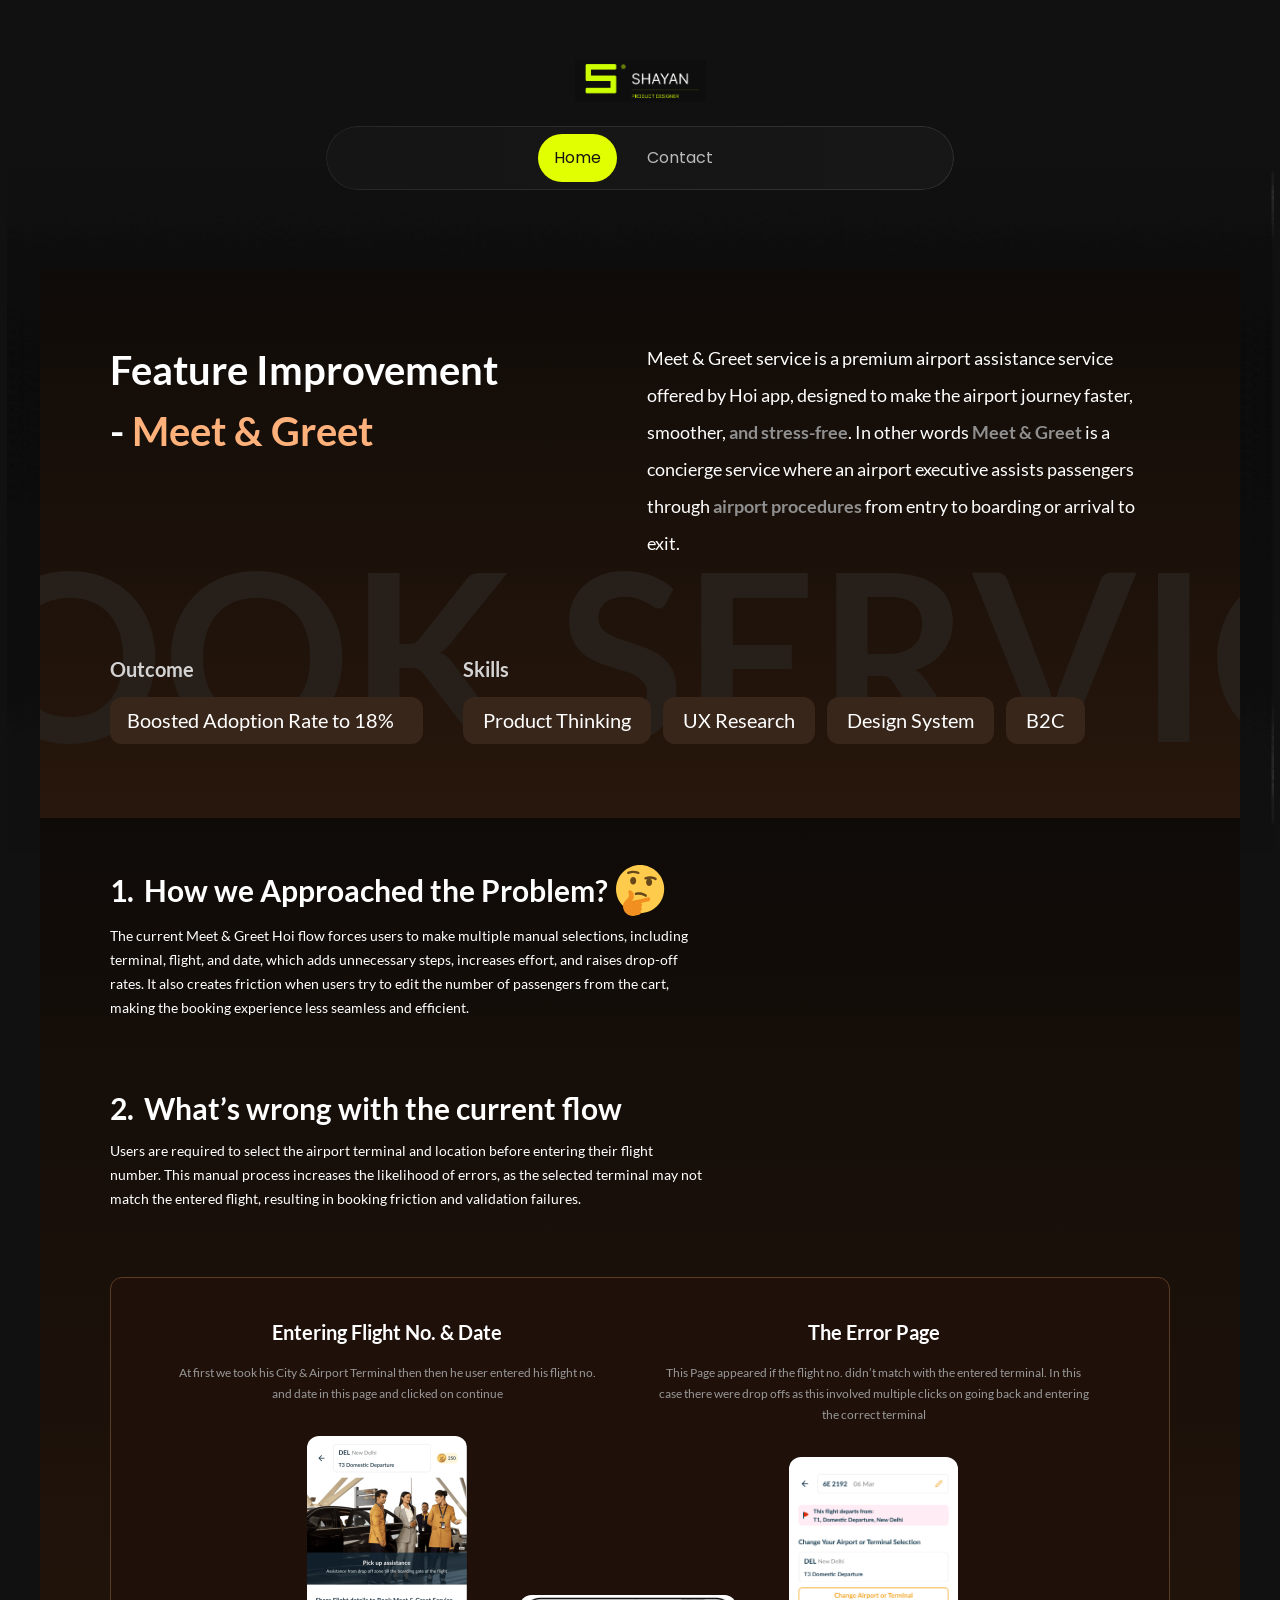
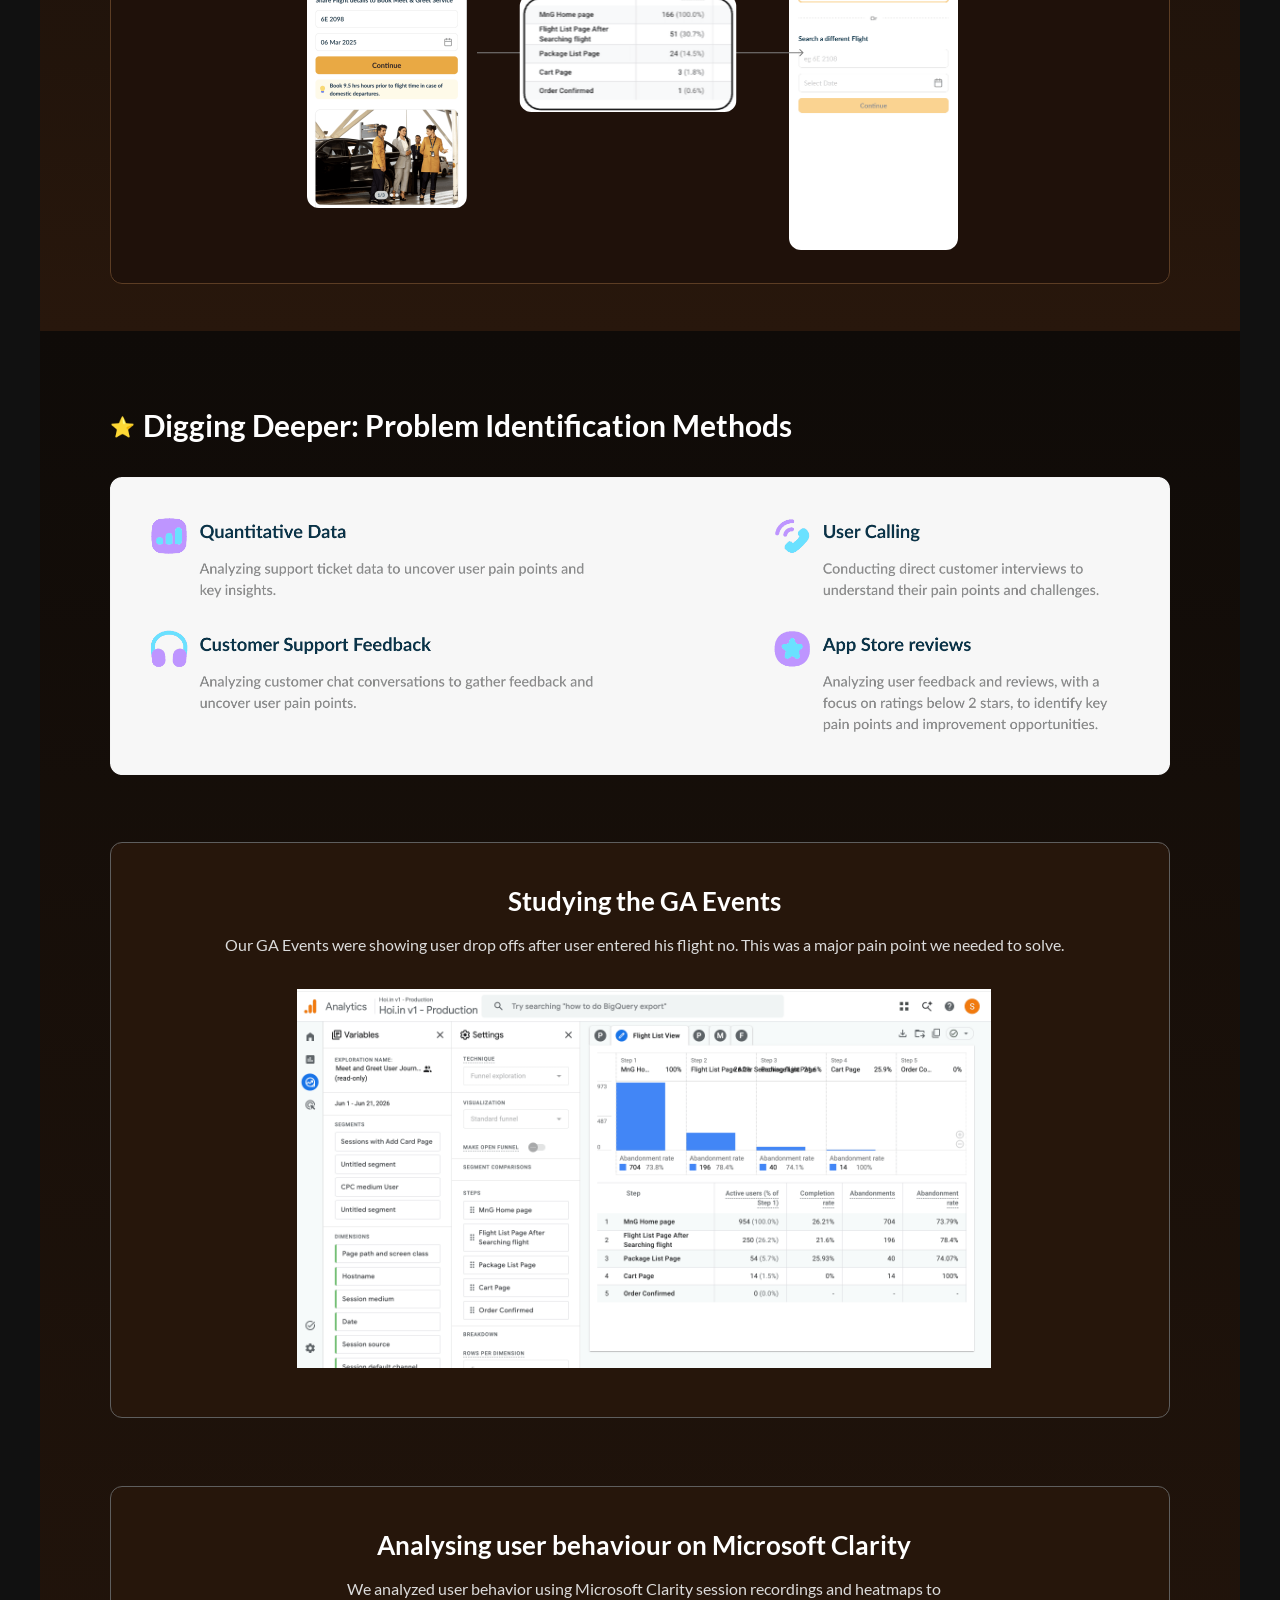
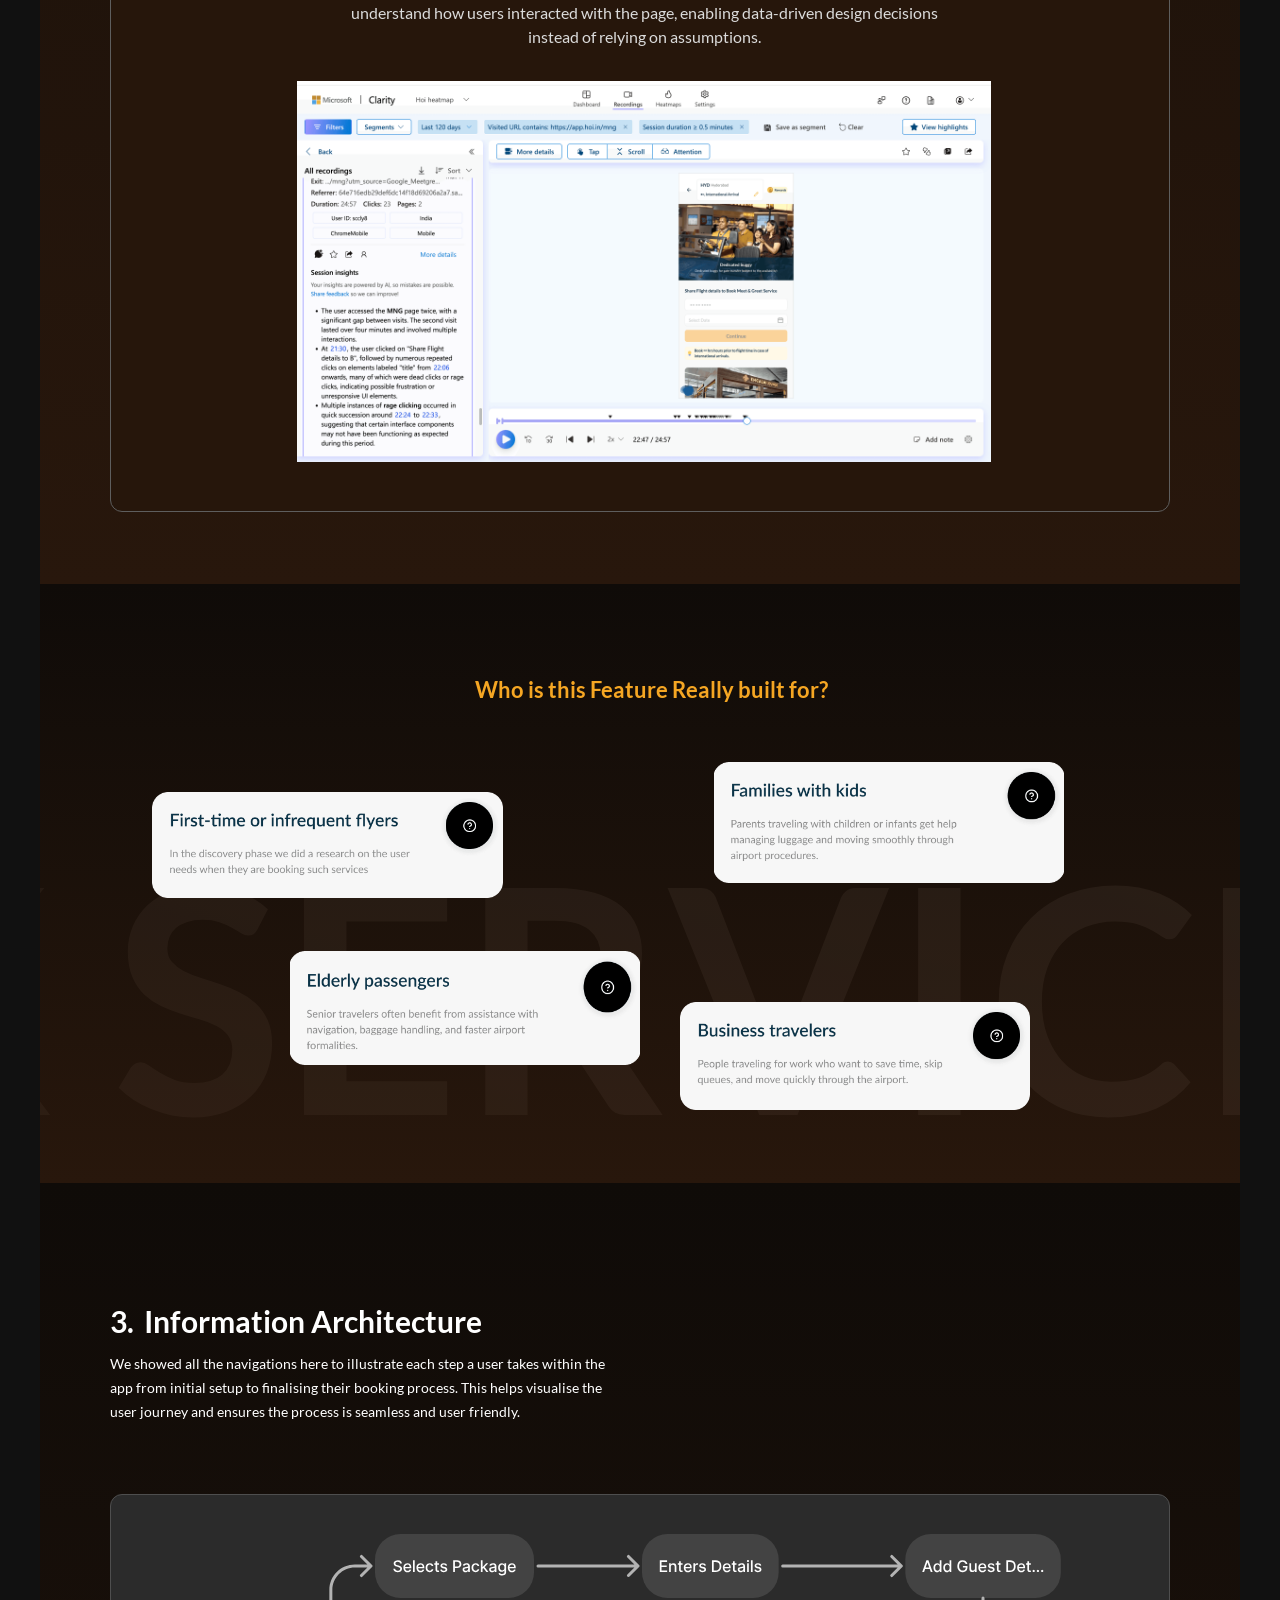
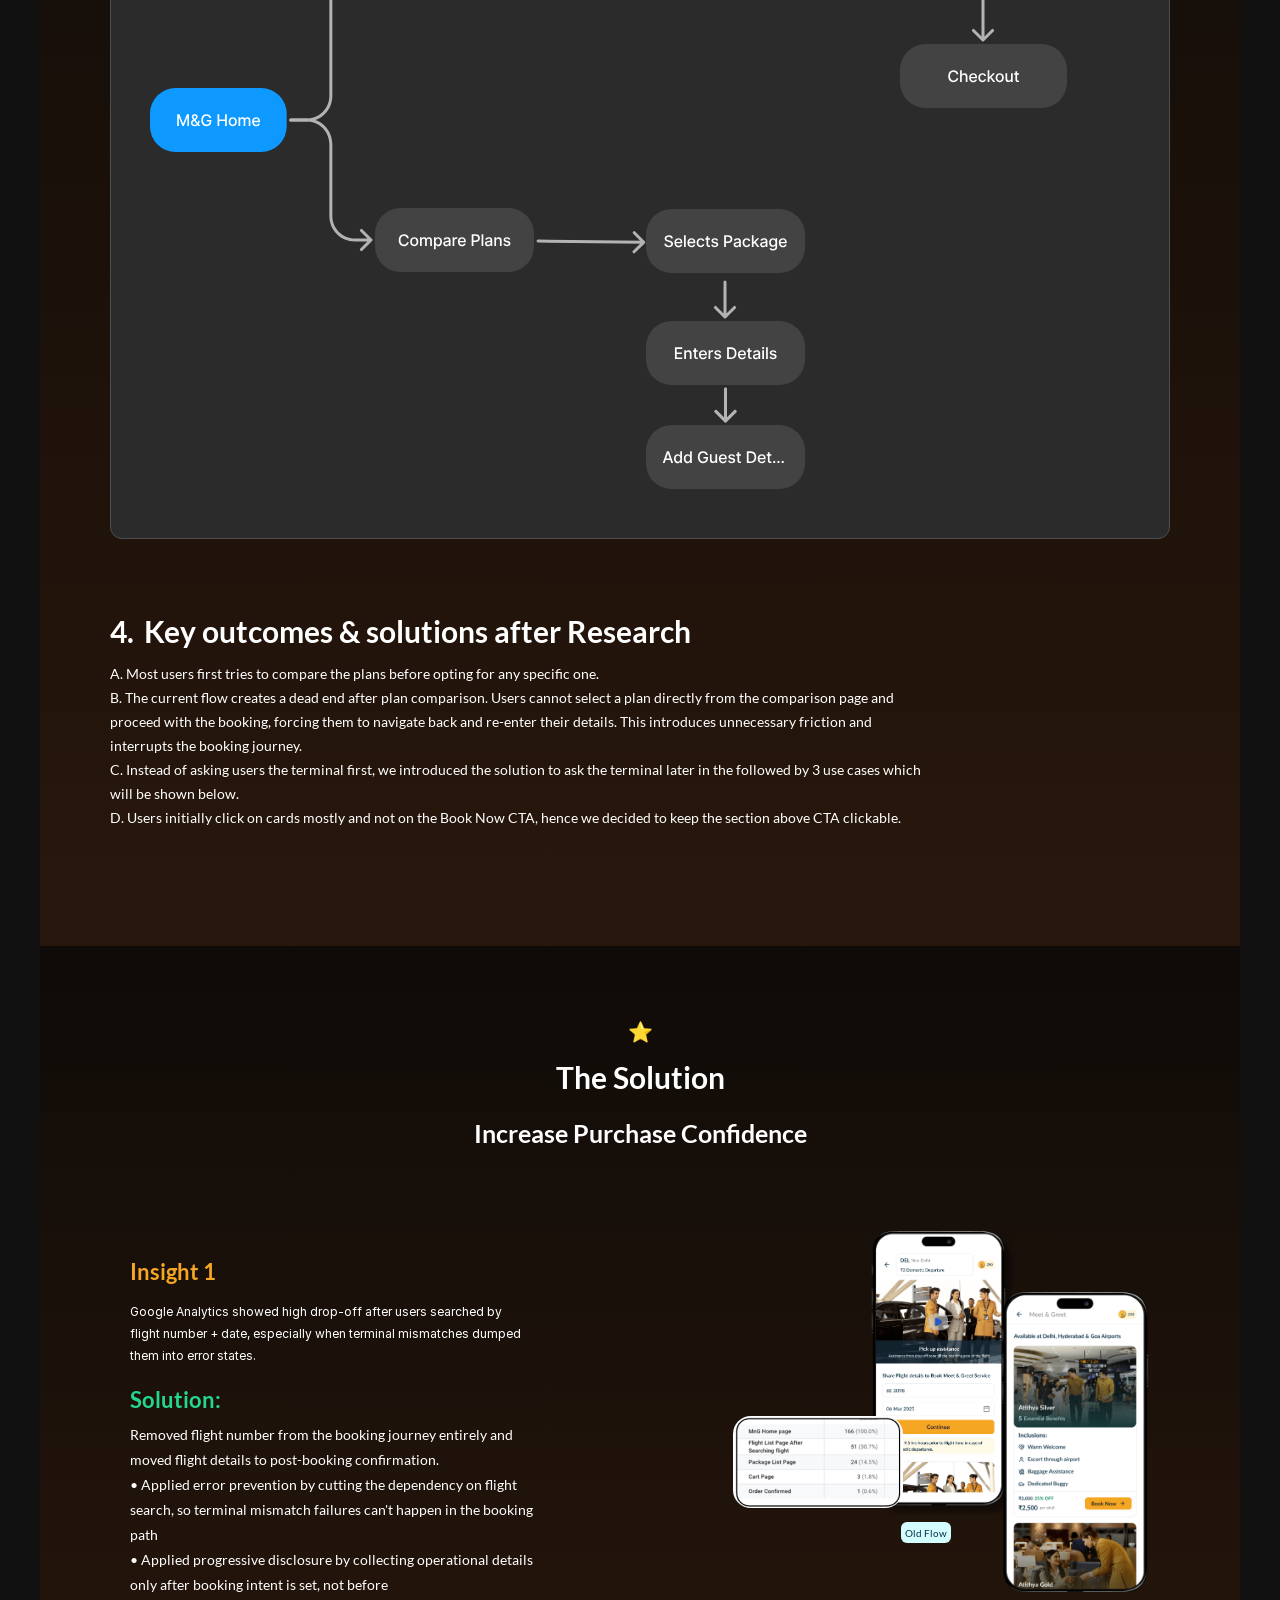
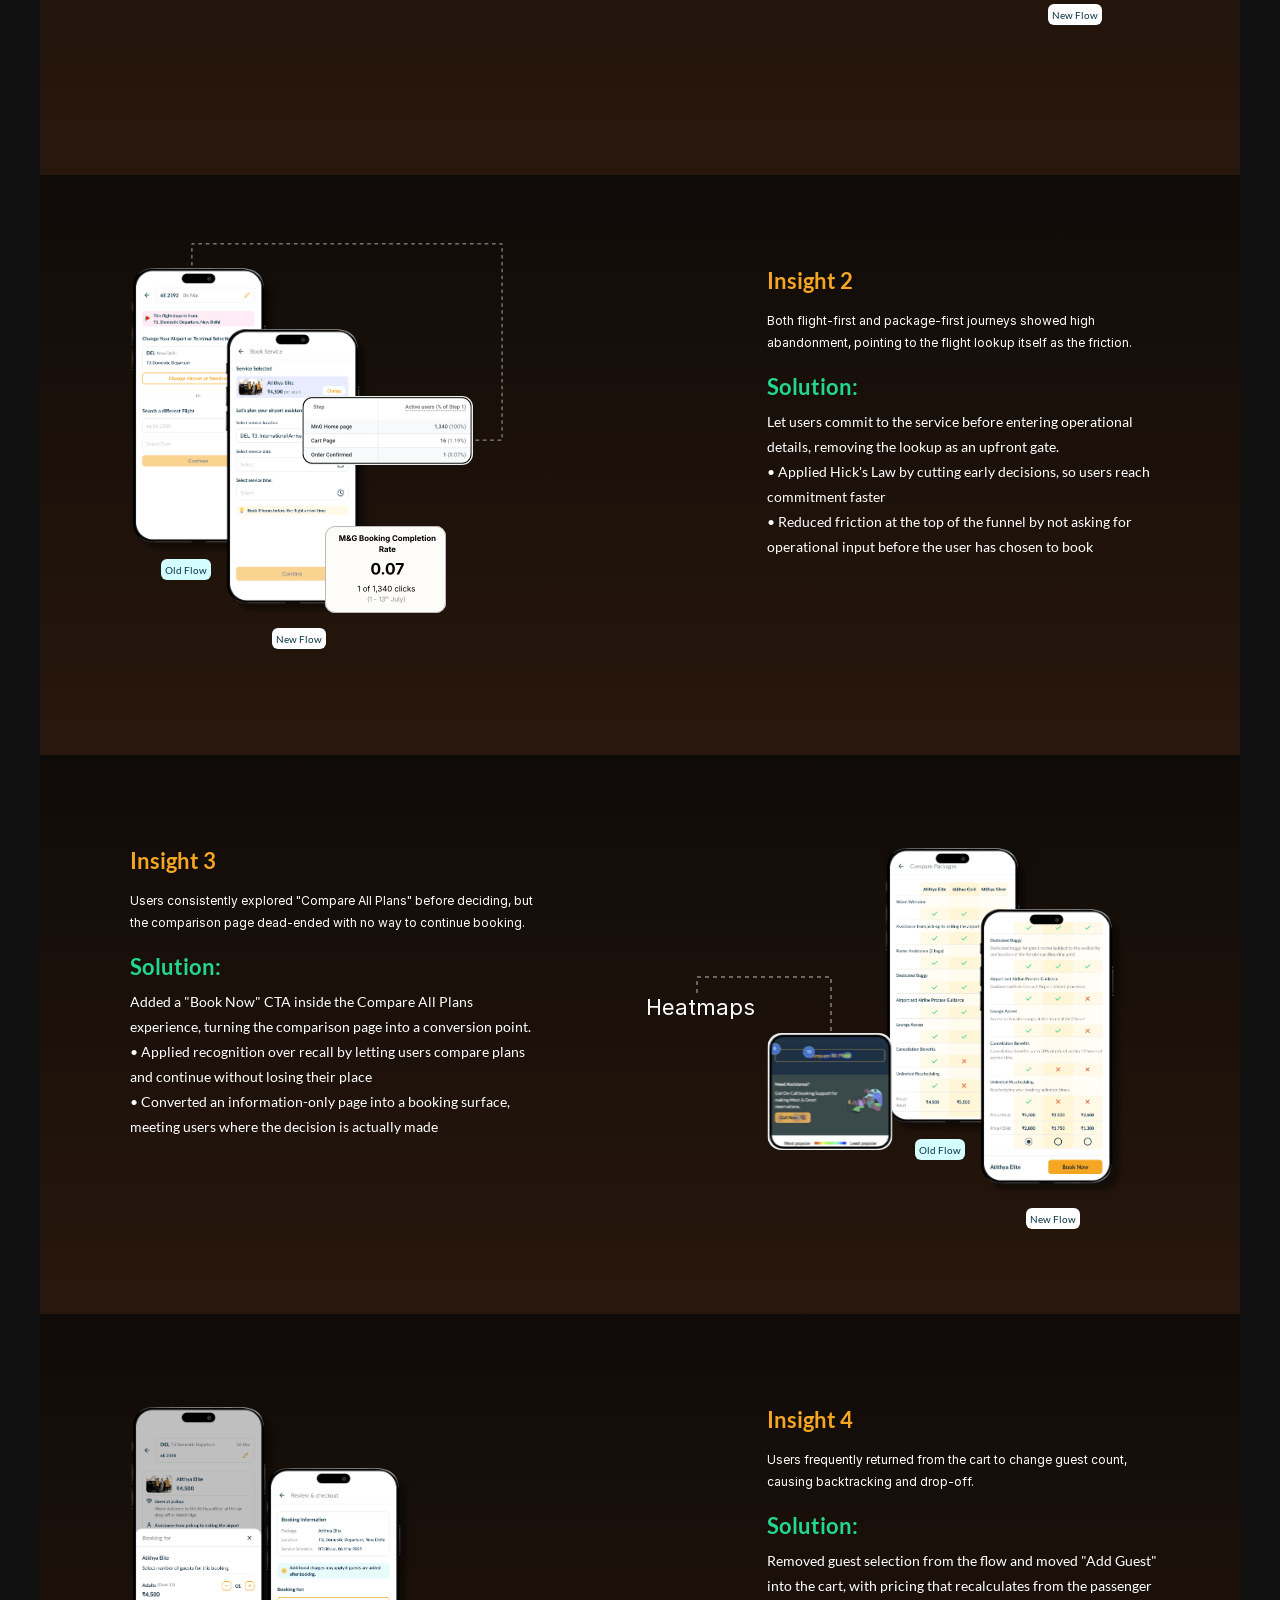
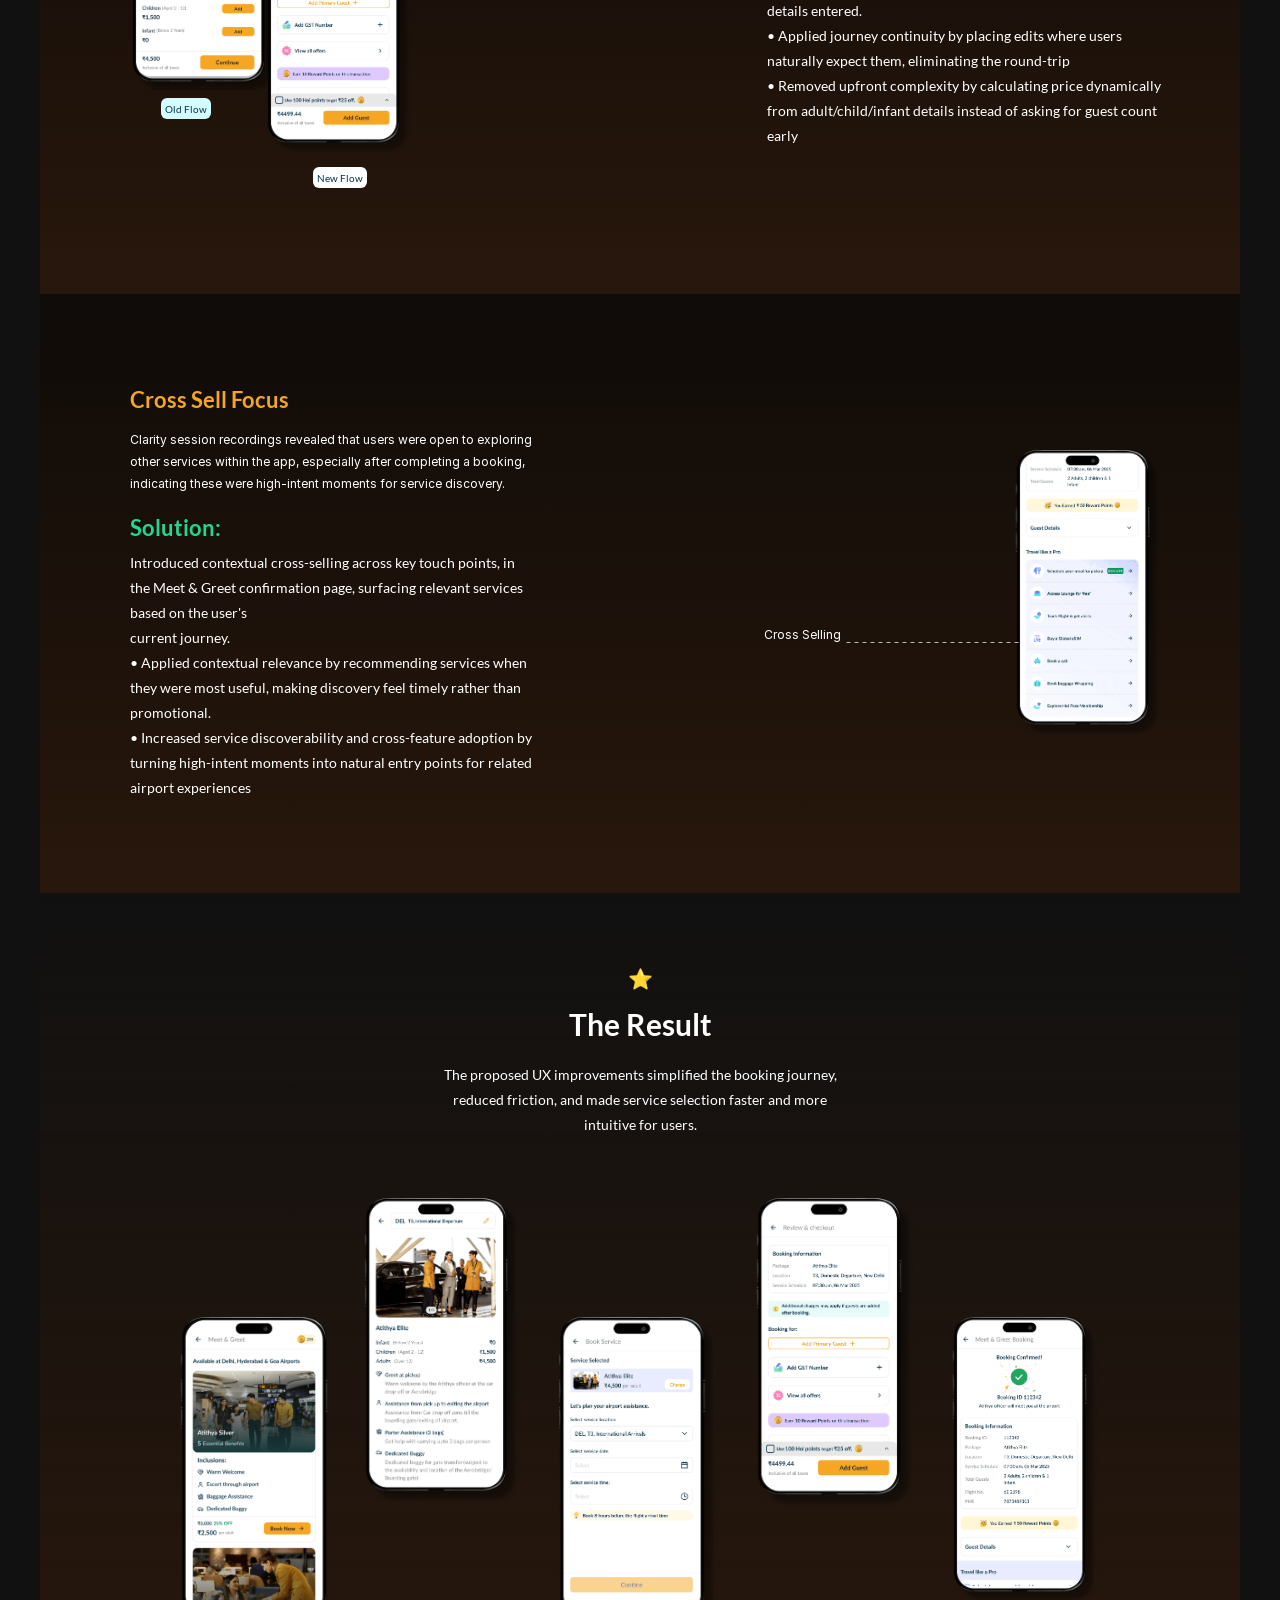
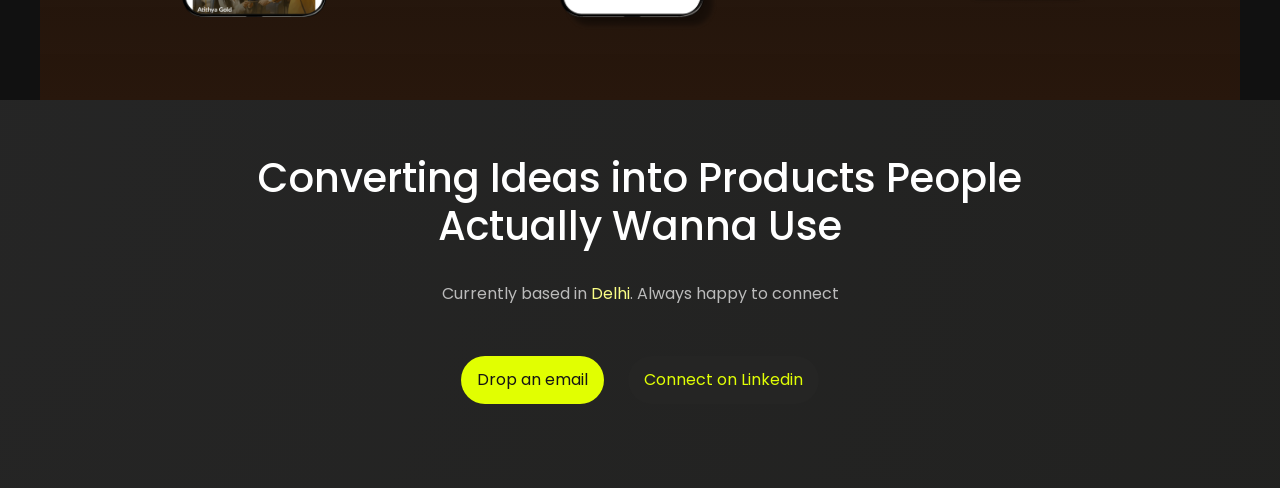
<file: mng/index.html>
<!doctype html>
<!-- Made in Framer · framer.com ✨ -->
<!-- Exported with NocodeXport · nocodexport.com 📦 -->
<!-- Optimized Sep 7, 2026, 8:07 AM UTC -->
<!-- Save money on hosting, use PROMO26 for a discount -->
<!-- Published Sep 7, 2026, 8:05 AM UTC -->
<html lang="en" data-redirect-timezone="1">
<head>
	<meta charset="utf-8">
	<meta name="viewport" content="width=1200">
	<meta name="generator" content="Framer a322632">
	<title>Shayan Alam - Product Designer</title>
    <meta name="description" content="Hi, I'm Shayan Alam.
I turn complex problems into intuitive experiences, with expertise in SaaS and B2B/B2C platforms.">
    <meta name="framer-search-index" content="/assets/meta/meta-8068fcd9.json">
    <meta name="framer-search-index-fallback" content="/assets/meta/meta-24bbc9ce.json">
    <meta name="framer-html-plugin" content="disable">
    <link href="/assets/images/image-36240257.png" rel="icon" media="(prefers-color-scheme: light)">
    <link href="/assets/images/image-36240257.png" rel="icon" media="(prefers-color-scheme: dark)">
    <link rel="apple-touch-icon" href="/assets/images/image-9ab85570.png">
    <!-- Open Graph -->
    <meta property="og:type" content="website">
    <meta property="og:title" content="Shayan Alam - Product Designer">
    <meta property="og:description" content="Hi, I'm Shayan Alam.
I turn complex problems into intuitive experiences, with expertise in SaaS and B2B/B2C platforms.">
    <meta property="og:image" content="/assets/meta/meta-f9230627.png">
    <!-- X -->
    <meta name="twitter:card" content="summary_large_image">
    <meta name="twitter:title" content="Shayan Alam - Product Designer">
    <meta name="twitter:description" content="Hi, I'm Shayan Alam.
I turn complex problems into intuitive experiences, with expertise in SaaS and B2B/B2C platforms.">
    <meta name="twitter:image" content="/assets/meta/meta-f9230627.png">
	
	
	
	<!-- Start of headStart -->
    
    <!-- End of headStart -->
	
	<style data-framer-font-css>/* latin-ext */
@font-face {
  font-family: 'Lato';
  font-style: normal;
  font-weight: 400;
  font-display: swap;
  src: url(/assets/fonts/font-d83b9a23.woff2) format('woff2');
  unicode-range: U+0100-02BA, U+02BD-02C5, U+02C7-02CC, U+02CE-02D7, U+02DD-02FF, U+0304, U+0308, U+0329, U+1D00-1DBF, U+1E00-1E9F, U+1EF2-1EFF, U+2020, U+20A0-20AB, U+20AD-20C0, U+2113, U+2C60-2C7F, U+A720-A7FF;
}
/* latin */
@font-face {
  font-family: 'Lato';
  font-style: normal;
  font-weight: 400;
  font-display: swap;
  src: url(/assets/fonts/font-14cbedeb.woff2) format('woff2');
  unicode-range: U+0000-00FF, U+0131, U+0152-0153, U+02BB-02BC, U+02C6, U+02DA, U+02DC, U+0304, U+0308, U+0329, U+2000-206F, U+20AC, U+2122, U+2191, U+2193, U+2212, U+2215, U+FEFF, U+FFFD;
}
/* latin-ext */
@font-face {
  font-family: 'Lato';
  font-style: normal;
  font-weight: 700;
  font-display: swap;
  src: url(/assets/fonts/font-0e0ce405.woff2) format('woff2');
  unicode-range: U+0100-02BA, U+02BD-02C5, U+02C7-02CC, U+02CE-02D7, U+02DD-02FF, U+0304, U+0308, U+0329, U+1D00-1DBF, U+1E00-1E9F, U+1EF2-1EFF, U+2020, U+20A0-20AB, U+20AD-20C0, U+2113, U+2C60-2C7F, U+A720-A7FF;
}
/* latin */
@font-face {
  font-family: 'Lato';
  font-style: normal;
  font-weight: 700;
  font-display: swap;
  src: url(/assets/fonts/font-d19d4900.woff2) format('woff2');
  unicode-range: U+0000-00FF, U+0131, U+0152-0153, U+02BB-02BC, U+02C6, U+02DA, U+02DC, U+0304, U+0308, U+0329, U+2000-206F, U+20AC, U+2122, U+2191, U+2193, U+2212, U+2215, U+FEFF, U+FFFD;
}
/* devanagari */
@font-face {
  font-family: 'Poppins';
  font-style: normal;
  font-weight: 400;
  font-display: swap;
  src: url(/assets/fonts/font-fccf6f58.woff2) format('woff2');
  unicode-range: U+0900-097F, U+1CD0-1CF9, U+200C-200D, U+20A8, U+20B9, U+20F0, U+25CC, U+A830-A839, U+A8E0-A8FF, U+11B00-11B09;
}
/* latin-ext */
@font-face {
  font-family: 'Poppins';
  font-style: normal;
  font-weight: 400;
  font-display: swap;
  src: url(/assets/fonts/font-85c5ee62.woff2) format('woff2');
  unicode-range: U+0100-02BA, U+02BD-02C5, U+02C7-02CC, U+02CE-02D7, U+02DD-02FF, U+0304, U+0308, U+0329, U+1D00-1DBF, U+1E00-1E9F, U+1EF2-1EFF, U+2020, U+20A0-20AB, U+20AD-20C0, U+2113, U+2C60-2C7F, U+A720-A7FF;
}
/* latin */
@font-face {
  font-family: 'Poppins';
  font-style: normal;
  font-weight: 400;
  font-display: swap;
  src: url(/assets/fonts/font-e66aca3b.woff2) format('woff2');
  unicode-range: U+0000-00FF, U+0131, U+0152-0153, U+02BB-02BC, U+02C6, U+02DA, U+02DC, U+0304, U+0308, U+0329, U+2000-206F, U+20AC, U+2122, U+2191, U+2193, U+2212, U+2215, U+FEFF, U+FFFD;
}

@font-face { font-family: "Handjet"; src: url("/assets/fonts/font-3fbc37d6.woff2"); font-style: normal; font-weight: 500 }
@font-face { font-family: "Handjet"; src: url("/assets/fonts/font-b856304a.woff2"); font-style: normal; font-weight: 700 }
@font-face { font-family: "Inter"; src: url("/assets/fonts/font-ba02b29b.woff2"); font-display: swap; font-style: normal; font-weight: 400; unicode-range: U+0460-052F, U+1C80-1C88, U+20B4, U+2DE0-2DFF, U+A640-A69F, U+FE2E-FE2F }
@font-face { font-family: "Inter"; src: url("/assets/fonts/font-d342a035.woff2"); font-display: swap; font-style: normal; font-weight: 400; unicode-range: U+0301, U+0400-045F, U+0490-0491, U+04B0-04B1, U+2116 }
@font-face { font-family: "Inter"; src: url("/assets/fonts/font-29ec2a1b.woff2"); font-display: swap; font-style: normal; font-weight: 400; unicode-range: U+1F00-1FFF }
@font-face { font-family: "Inter"; src: url("/assets/fonts/font-2666a469.woff2"); font-display: swap; font-style: normal; font-weight: 400; unicode-range: U+0370-03FF }
@font-face { font-family: "Inter"; src: url("/assets/fonts/font-ca74d670.woff2"); font-display: swap; font-style: normal; font-weight: 400; unicode-range: U+0100-024F, U+0259, U+1E00-1EFF, U+2020, U+20A0-20AB, U+20AD-20CF, U+2113, U+2C60-2C7F, U+A720-A7FF }
@font-face { font-family: "Inter"; src: url("/assets/fonts/font-5afd6099.woff2"); font-display: swap; font-style: normal; font-weight: 400; unicode-range: U+0000-00FF, U+0131, U+0152-0153, U+02BB-02BC, U+02C6, U+02DA, U+02DC, U+2000-206F, U+2070, U+2074-207E, U+2080-208E, U+20AC, U+2122, U+2191, U+2193, U+2212, U+2215, U+FEFF, U+FFFD }
@font-face { font-family: "Inter"; src: url("/assets/fonts/font-b055aed3.woff2"); font-display: swap; font-style: normal; font-weight: 400; unicode-range: U+0102-0103, U+0110-0111, U+0128-0129, U+0168-0169, U+01A0-01A1, U+01AF-01B0, U+1EA0-1EF9, U+20AB }
@font-face { font-family: "Inter"; src: url("/assets/fonts/font-48d54789.woff2"); font-display: swap; font-style: normal; font-weight: 700; unicode-range: U+0460-052F, U+1C80-1C88, U+20B4, U+2DE0-2DFF, U+A640-A69F, U+FE2E-FE2F }
@font-face { font-family: "Inter"; src: url("/assets/fonts/font-b7bcaf4d.woff2"); font-display: swap; font-style: normal; font-weight: 700; unicode-range: U+0301, U+0400-045F, U+0490-0491, U+04B0-04B1, U+2116 }
@font-face { font-family: "Inter"; src: url("/assets/fonts/font-f5679bd1.woff2"); font-display: swap; font-style: normal; font-weight: 700; unicode-range: U+1F00-1FFF }
@font-face { font-family: "Inter"; src: url("/assets/fonts/font-4c7778ed.woff2"); font-display: swap; font-style: normal; font-weight: 700; unicode-range: U+0370-03FF }
@font-face { font-family: "Inter"; src: url("/assets/fonts/font-388a7c4e.woff2"); font-display: swap; font-style: normal; font-weight: 700; unicode-range: U+0100-024F, U+0259, U+1E00-1EFF, U+2020, U+20A0-20AB, U+20AD-20CF, U+2113, U+2C60-2C7F, U+A720-A7FF }
@font-face { font-family: "Inter"; src: url("/assets/fonts/font-388a7c4e.woff2"); font-display: swap; font-style: normal; font-weight: 700; unicode-range: U+0000-00FF, U+0131, U+0152-0153, U+02BB-02BC, U+02C6, U+02DA, U+02DC, U+2000-206F, U+2070, U+2074-207E, U+2080-208E, U+20AC, U+2122, U+2191, U+2193, U+2212, U+2215, U+FEFF, U+FFFD }
@font-face { font-family: "Inter"; src: url("/assets/fonts/font-c0215d82.woff2"); font-display: swap; font-style: normal; font-weight: 700; unicode-range: U+0102-0103, U+0110-0111, U+0128-0129, U+0168-0169, U+01A0-01A1, U+01AF-01B0, U+1EA0-1EF9, U+20AB }
@font-face { font-family: "Inter"; src: url("/assets/fonts/font-1f1f2cc1.woff2"); font-display: swap; font-style: italic; font-weight: 700; unicode-range: U+0460-052F, U+1C80-1C88, U+20B4, U+2DE0-2DFF, U+A640-A69F, U+FE2E-FE2F }
@font-face { font-family: "Inter"; src: url("/assets/fonts/font-1f3e1827.woff2"); font-display: swap; font-style: italic; font-weight: 700; unicode-range: U+0301, U+0400-045F, U+0490-0491, U+04B0-04B1, U+2116 }
@font-face { font-family: "Inter"; src: url("/assets/fonts/font-2ca7f647.woff2"); font-display: swap; font-style: italic; font-weight: 700; unicode-range: U+1F00-1FFF }
@font-face { font-family: "Inter"; src: url("/assets/fonts/font-0c089940.woff2"); font-display: swap; font-style: italic; font-weight: 700; unicode-range: U+0370-03FF }
@font-face { font-family: "Inter"; src: url("/assets/fonts/font-dfa7f96c.woff2"); font-display: swap; font-style: italic; font-weight: 700; unicode-range: U+0100-024F, U+0259, U+1E00-1EFF, U+2020, U+20A0-20AB, U+20AD-20CF, U+2113, U+2C60-2C7F, U+A720-A7FF }
@font-face { font-family: "Inter"; src: url("/assets/fonts/font-b59b5fa8.woff2"); font-display: swap; font-style: italic; font-weight: 700; unicode-range: U+0000-00FF, U+0131, U+0152-0153, U+02BB-02BC, U+02C6, U+02DA, U+02DC, U+2000-206F, U+2070, U+2074-207E, U+2080-208E, U+20AC, U+2122, U+2191, U+2193, U+2212, U+2215, U+FEFF, U+FFFD }
@font-face { font-family: "Inter"; src: url("/assets/fonts/font-e340c6ac.woff2"); font-display: swap; font-style: italic; font-weight: 700; unicode-range: U+0102-0103, U+0110-0111, U+0128-0129, U+0168-0169, U+01A0-01A1, U+01AF-01B0, U+1EA0-1EF9, U+20AB }
@font-face { font-family: "Inter"; src: url("/assets/fonts/font-3d473eff.woff2"); font-display: swap; font-style: italic; font-weight: 400; unicode-range: U+0460-052F, U+1C80-1C88, U+20B4, U+2DE0-2DFF, U+A640-A69F, U+FE2E-FE2F }
@font-face { font-family: "Inter"; src: url("/assets/fonts/font-79cc6914.woff2"); font-display: swap; font-style: italic; font-weight: 400; unicode-range: U+0301, U+0400-045F, U+0490-0491, U+04B0-04B1, U+2116 }
@font-face { font-family: "Inter"; src: url("/assets/fonts/font-39874444.woff2"); font-display: swap; font-style: italic; font-weight: 400; unicode-range: U+1F00-1FFF }
@font-face { font-family: "Inter"; src: url("/assets/fonts/font-b8b4c65d.woff2"); font-display: swap; font-style: italic; font-weight: 400; unicode-range: U+0370-03FF }
@font-face { font-family: "Inter"; src: url("/assets/fonts/font-0cdb6a6e.woff2"); font-display: swap; font-style: italic; font-weight: 400; unicode-range: U+0100-024F, U+0259, U+1E00-1EFF, U+2020, U+20A0-20AB, U+20AD-20CF, U+2113, U+2C60-2C7F, U+A720-A7FF }
@font-face { font-family: "Inter"; src: url("/assets/fonts/font-1ef5587c.woff2"); font-display: swap; font-style: italic; font-weight: 400; unicode-range: U+0000-00FF, U+0131, U+0152-0153, U+02BB-02BC, U+02C6, U+02DA, U+02DC, U+2000-206F, U+2070, U+2074-207E, U+2080-208E, U+20AC, U+2122, U+2191, U+2193, U+2212, U+2215, U+FEFF, U+FFFD }
@font-face { font-family: "Inter"; src: url("/assets/fonts/font-d84988c3.woff2"); font-display: swap; font-style: italic; font-weight: 400; unicode-range: U+0102-0103, U+0110-0111, U+0128-0129, U+0168-0169, U+01A0-01A1, U+01AF-01B0, U+1EA0-1EF9, U+20AB }
@font-face { font-family: "Inter"; src: url("/assets/fonts/font-13550d8c.woff2"); font-style: normal; font-weight: 900; unicode-range: U+0460-052F, U+1C80-1C88, U+20B4, U+2DE0-2DFF, U+A640-A69F, U+FE2E-FE2F }
@font-face { font-family: "Inter"; src: url("/assets/fonts/font-5594c727.woff2"); font-style: normal; font-weight: 900; unicode-range: U+0301, U+0400-045F, U+0490-0491, U+04B0-04B1, U+2116 }
@font-face { font-family: "Inter"; src: url("/assets/fonts/font-e2f3aeec.woff2"); font-style: normal; font-weight: 900; unicode-range: U+1F00-1FFF }
@font-face { font-family: "Inter"; src: url("/assets/fonts/font-d26b343d.woff2"); font-style: normal; font-weight: 900; unicode-range: U+0370-03FF }
@font-face { font-family: "Inter"; src: url("/assets/fonts/font-8bf56301.woff2"); font-style: normal; font-weight: 900; unicode-range: U+0100-024F, U+0259, U+1E00-1EFF, U+2020, U+20A0-20AB, U+20AD-20CF, U+2113, U+2C60-2C7F, U+A720-A7FF }
@font-face { font-family: "Inter"; src: url("/assets/fonts/font-9638af79.woff2"); font-style: normal; font-weight: 900; unicode-range: U+0000-00FF, U+0131, U+0152-0153, U+02BB-02BC, U+02C6, U+02DA, U+02DC, U+2000-206F, U+2070, U+2074-207E, U+2080-208E, U+20AC, U+2122, U+2191, U+2193, U+2212, U+2215, U+FEFF, U+FFFD }
@font-face { font-family: "Inter"; src: url("/assets/fonts/font-bb78ccb0.woff2"); font-style: normal; font-weight: 900; unicode-range: U+0102-0103, U+0110-0111, U+0128-0129, U+0168-0169, U+01A0-01A1, U+01AF-01B0, U+1EA0-1EF9, U+20AB }
@font-face { font-family: "Inter"; src: url("/assets/fonts/font-18dd5cff.woff2"); font-style: italic; font-weight: 900; unicode-range: U+0460-052F, U+1C80-1C88, U+20B4, U+2DE0-2DFF, U+A640-A69F, U+FE2E-FE2F }
@font-face { font-family: "Inter"; src: url("/assets/fonts/font-a8b12074.woff2"); font-style: italic; font-weight: 900; unicode-range: U+0301, U+0400-045F, U+0490-0491, U+04B0-04B1, U+2116 }
@font-face { font-family: "Inter"; src: url("/assets/fonts/font-d8c3d066.woff2"); font-style: italic; font-weight: 900; unicode-range: U+1F00-1FFF }
@font-face { font-family: "Inter"; src: url("/assets/fonts/font-cce22def.woff2"); font-style: italic; font-weight: 900; unicode-range: U+0370-03FF }
@font-face { font-family: "Inter"; src: url("/assets/fonts/font-533b8b26.woff2"); font-style: italic; font-weight: 900; unicode-range: U+0100-024F, U+0259, U+1E00-1EFF, U+2020, U+20A0-20AB, U+20AD-20CF, U+2113, U+2C60-2C7F, U+A720-A7FF }
@font-face { font-family: "Inter"; src: url("/assets/fonts/font-5a280a2f.woff2"); font-style: italic; font-weight: 900; unicode-range: U+0000-00FF, U+0131, U+0152-0153, U+02BB-02BC, U+02C6, U+02DA, U+02DC, U+2000-206F, U+2070, U+2074-207E, U+2080-208E, U+20AC, U+2122, U+2191, U+2193, U+2212, U+2215, U+FEFF, U+FFFD }
@font-face { font-family: "Inter"; src: url("/assets/fonts/font-829cbb50.woff2"); font-style: italic; font-weight: 900; unicode-range: U+0102-0103, U+0110-0111, U+0128-0129, U+0168-0169, U+01A0-01A1, U+01AF-01B0, U+1EA0-1EF9, U+20AB }
@font-face { font-family: "Poppins"; src: url("/assets/fonts/font-c10e0ae4.woff2"); font-display: swap; font-style: normal; font-weight: 500 }
@font-face { font-family: "Poppins"; src: url("/assets/fonts/font-48c6aabc.woff2"); font-display: swap; font-style: normal; font-weight: 700 }
@font-face { font-family: "Poppins"; src: url("/assets/fonts/font-fe0825c8.woff2"); font-display: swap; font-style: italic; font-weight: 700 }
@font-face { font-family: "Poppins"; src: url("/assets/fonts/font-6a831a88.woff2"); font-display: swap; font-style: italic; font-weight: 500 }
@font-face { font-family: "Poppins"; src: url("/assets/fonts/font-00a9644f.woff2"); font-display: swap; font-style: normal; font-weight: 300 }
@font-face { font-family: "Poppins"; src: url("/assets/fonts/font-515e6b7c.woff2"); font-display: swap; font-style: italic; font-weight: 400 }
@font-face { font-family: "Poppins"; src: url("/assets/fonts/font-74cc34c8.woff2"); font-display: swap; font-style: italic; font-weight: 300 }
@font-face { font-family: "Lato Placeholder"; src: local("Arial"); ascent-override: 100.88%; descent-override: 21.77%; line-gap-override: 0.00%; size-adjust: 97.84% }
@font-face { font-family: "Poppins Placeholder"; src: local("Arial"); ascent-override: 92.83%; descent-override: 30.94%; line-gap-override: 8.84%; size-adjust: 113.11% }
@font-face { font-family: "Inter Placeholder"; src: local("Arial"); ascent-override: 89.79%; descent-override: 22.36%; line-gap-override: 0.00%; size-adjust: 107.89% }
@font-face { font-family: "Poppins Placeholder"; src: local("Arial"); ascent-override: 91.95%; descent-override: 30.94%; line-gap-override: 7.96%; size-adjust: 113.11% }</style>
	<link href="https://fonts.gstatic.com" rel="preconnect" crossorigin>
    <link href="https://fonts.gstatic.com" rel="preconnect" crossorigin>
	
	<meta name="robots" content="max-image-preview:large"><style data-framer-breakpoint-css></style><style data-framer-css-ssr-minified data-framer-components="framer-lib-cursors-host framer-6pd3B framer-szhoJ framer-joJeV framer-lib-combinedCSSRules framer-xOAB1 framer-3PgRX">html,body,#main{box-sizing:border-box;margin:0;padding:0}:root{-webkit-font-smoothing:antialiased;-moz-osx-font-smoothing:grayscale}*{box-sizing:border-box;-webkit-font-smoothing:inherit}h1,h2,h3,h4,h5,h6,p,figure{margin:0}body,input,textarea,select,button{font-family:sans-serif;font-size:12px}body{--token-86078b6c-f96f-4056-8242-4499c67d6005:#111;--token-20f2ae48-e039-47f3-8042-3745ae324c8f:#000;--token-aaf1a19d-42c1-4ccc-b00c-6a781724b5d7:#111c;--token-dec04c2a-5334-4aba-a37f-c366f756756f:#fff;--token-3498efc0-f9f3-4960-abf6-db6b76d154bd:#e1ff01;--token-c1864c1c-c54c-4932-9c1f-ce31d307e9d7:#272727;--token-ae4a2645-71dc-4b0d-8040-26fe346af267:#323232;--token-be15e49c-ae87-4e96-8dda-87eb3dcb0b79:#bbb;--token-e4c37866-5fc0-445f-9a24-d48104598539:#151515;--token-d9df320a-56a0-4c27-901a-3c1020babb27:#1c1c1c;--token-4850efac-c98c-4162-bb80-9931c5e63cff:#454545;--token-eda1288a-b7d8-4058-b6bc-ad0d4d7f1815:#353535;--token-9d44c7e6-fb48-4804-8892-e2217e2ce1d7:gray;--token-f98c13ba-4557-4be8-a887-117b0c3d106e:#333;--token-1bbf5d07-0bfe-4568-9d89-a99dc0dc276f:#ddd;--token-444d8ac8-462f-4c11-9cb4-41b4c982a74e:#494949;--token-db9b5175-bcad-4f22-89e0-440fc61bbe62:#1b1b1b;--token-757dcaee-4ce4-40e7-87aa-54cf685cdf11:#062233;--token-3f82648c-62d9-4ea6-bd43-0d0a5f90fcff:#0a4a46;--token-cdd37508-322f-478c-95e0-de4629aff502:#4f601f;--token-44119c77-809c-413a-a1ae-72a931853c58:#77981b;--token-d5104e86-85eb-4962-a61d-6d6fa709f447:#000c;--framer-will-change-override:none}@supports (background:-webkit-named-image(i)) and (not (grid-template-rows:subgrid)){body{--framer-will-change-override:transform}}@supports (background:-webkit-named-image(i)) and (not (position-area:top right)){body{--framer-will-change-filter-override:filter}}[data-framer-component-type=Text] div div span,[data-framer-component-type=Text] a div span,[data-framer-component-type=Text] span span span,[data-framer-component-type=Text] p span span,[data-framer-component-type=Text] h1 span span,[data-framer-component-type=Text] h2 span span,[data-framer-component-type=Text] h3 span span,[data-framer-component-type=Text] h4 span span,[data-framer-component-type=Text] h5 span span,[data-framer-component-type=Text] h6 span span,[data-framer-component-type=Text] a{font-family:var(--font-family);font-style:var(--font-style);font-weight:min(calc(var(--framer-font-weight-increase,0) + var(--font-weight,400)),900);color:var(--text-color);letter-spacing:var(--letter-spacing);font-size:var(--font-size);text-transform:var(--text-transform);--text-decoration:var(--framer-text-decoration-style,solid)var(--framer-text-decoration,none)var(--framer-text-decoration-color,currentcolor)var(--framer-text-decoration-thickness,auto);--text-decoration-skip-ink:var(--framer-text-decoration-skip-ink);--text-underline-offset:var(--framer-text-decoration-offset);line-height:var(--line-height);--font-family:var(--framer-font-family);--font-style:var(--framer-font-style);--font-weight:var(--framer-font-weight);--text-color:var(--framer-text-color);--letter-spacing:var(--framer-letter-spacing);--font-size:var(--framer-font-size);--text-transform:var(--framer-text-transform);--line-height:var(--framer-line-height)}@supports not (color:color(display-p3 1 1 1)){p.framer-text,div.framer-text,h1.framer-text,h2.framer-text,h3.framer-text,h4.framer-text,h5.framer-text,h6.framer-text,li.framer-text,ol.framer-text,ul.framer-text,span.framer-text:not([data-text-fill]){color:var(--framer-blockquote-text-color-rgb,var(--framer-blockquote-text-color,var(--framer-text-color-rgb,var(--framer-text-color,#000))));-webkit-text-stroke-color:var(--framer-text-stroke-color-rgb,var(--framer-text-stroke-color,initial))}mark.framer-text{background-color:var(--framer-blockquote-text-background-color-rgb,var(--framer-blockquote-text-background-color,var(--framer-text-background-color-rgb,var(--framer-text-background-color,initial))))}}@supports not (color:color(display-p3 1 1 1)){code.framer-text,code.framer-text span.framer-text:not([data-text-fill]){color:var(--framer-blockquote-text-color-rgb,var(--framer-blockquote-text-color,var(--framer-code-text-color-rgb,var(--framer-code-text-color,var(--framer-text-color-rgb,var(--framer-text-color,#000))))))}}@supports not (color:color(display-p3 1 1 1)){a.framer-text,span.framer-text[data-nested-link]{color:var(--framer-link-text-color-rgb,var(--framer-link-text-color,var(--framer-blockquote-text-color-rgb,var(--framer-blockquote-text-color,var(--framer-text-color-rgb,var(--framer-text-color,#000))))));background-color:var(--framer-link-text-background-color-rgb,var(--framer-link-text-background-color,initial));-webkit-text-decoration-color:var(--framer-link-text-decoration-color-rgb,var(--framer-link-text-decoration-color,var(--framer-text-decoration-color-rgb,var(--framer-text-decoration-color,currentcolor))));text-decoration-color:var(--framer-link-text-decoration-color-rgb,var(--framer-link-text-decoration-color,var(--framer-text-decoration-color-rgb,var(--framer-text-decoration-color,currentcolor))))}}@supports not (color:color(display-p3 1 1 1)){code.framer-text a.framer-text,code.framer-text a.framer-text span.framer-text:not([data-text-fill]),code.framer-text span.framer-text[data-nested-link],code.framer-text span.framer-text[data-nested-link] span.framer-text:not([data-text-fill]){color:var(--framer-link-text-color-rgb,var(--framer-link-text-color,var(--framer-blockquote-text-color-rgb,var(--framer-blockquote-text-color,var(--framer-code-text-color-rgb,var(--framer-code-text-color,var(--framer-text-color-rgb,var(--framer-text-color,#000))))))))}}@supports not (color:color(display-p3 1 1 1)){a.framer-text:hover,span.framer-text[data-nested-link]:hover{color:var(--framer-link-hover-text-color-rgb,var(--framer-link-hover-text-color,var(--framer-link-text-color-rgb,var(--framer-link-text-color,var(--framer-blockquote-text-color-rgb,var(--framer-blockquote-text-color,var(--framer-text-color-rgb,var(--framer-text-color,#000))))))));background-color:var(--framer-link-hover-text-background-color-rgb,var(--framer-link-hover-text-background-color,var(--framer-link-text-background-color-rgb,var(--framer-link-text-background-color,var(--framer-text-background-color-rgb,var(--framer-text-background-color,initial))))));-webkit-text-decoration-color:var(--framer-link-hover-text-decoration-color-rgb,var(--framer-link-hover-text-decoration-color,var(--framer-link-text-decoration-color-rgb,var(--framer-link-text-decoration-color,var(--framer-text-decoration-color-rgb,var(--framer-text-decoration-color,currentcolor))))));text-decoration-color:var(--framer-link-hover-text-decoration-color-rgb,var(--framer-link-hover-text-decoration-color,var(--framer-link-text-decoration-color-rgb,var(--framer-link-text-decoration-color,var(--framer-text-decoration-color-rgb,var(--framer-text-decoration-color,currentcolor))))))}}@supports not (color:color(display-p3 1 1 1)){code.framer-text a.framer-text:hover,code.framer-text span.framer-text[data-nested-link]:hover{color:var(--framer-link-hover-text-color-rgb,var(--framer-link-hover-text-color,var(--framer-link-text-color-rgb,var(--framer-link-text-color,var(--framer-blockquote-text-color-rgb,var(--framer-blockquote-text-color,var(--framer-code-text-color-rgb,var(--framer-code-text-color,var(--framer-text-color-rgb,var(--framer-text-color,#000))))))))))}}@supports not (color:color(display-p3 1 1 1)){a.framer-text[data-framer-page-link-current],span.framer-text[data-framer-page-link-current]{color:var(--framer-link-current-text-color-rgb,var(--framer-link-current-text-color,var(--framer-link-text-color-rgb,var(--framer-link-text-color,var(--framer-text-color-rgb,var(--framer-text-color,#000))))));background-color:var(--framer-link-current-text-background-color-rgb,var(--framer-link-current-text-background-color,var(--framer-link-text-background-color-rgb,var(--framer-link-text-background-color,var(--framer-text-background-color-rgb,var(--framer-text-background-color,initial))))));-webkit-text-decoration-color:var(--framer-link-current-text-decoration-color-rgb,var(--framer-link-current-text-decoration-color,var(--framer-link-text-decoration-color-rgb,var(--framer-link-text-decoration-color,var(--framer-text-decoration-color-rgb,var(--framer-text-decoration-color,currentcolor))))));text-decoration-color:var(--framer-link-current-text-decoration-color-rgb,var(--framer-link-current-text-decoration-color,var(--framer-link-text-decoration-color-rgb,var(--framer-link-text-decoration-color,var(--framer-text-decoration-color-rgb,var(--framer-text-decoration-color,currentcolor))))))}}@supports not (color:color(display-p3 1 1 1)){code.framer-text a.framer-text[data-framer-page-link-current],code.framer-text a.framer-text[data-framer-page-link-current] span.framer-text:not([data-text-fill]),code.framer-text span.framer-text[data-framer-page-link-current],code.framer-text span.framer-text[data-framer-page-link-current] span.framer-text:not([data-text-fill]){color:var(--framer-link-current-text-color-rgb,var(--framer-link-current-text-color,var(--framer-link-text-color-rgb,var(--framer-link-text-color,var(--framer-code-text-color-rgb,var(--framer-code-text-color,var(--framer-text-color-rgb,var(--framer-text-color,#000))))))));background-color:var(--framer-link-current-text-background-color-rgb,var(--framer-link-current-text-background-color,var(--framer-link-text-background-color-rgb,var(--framer-link-text-background-color,var(--framer-text-background-color-rgb,var(--framer-text-background-color,initial))))))}}@supports not (color:color(display-p3 1 1 1)){a.framer-text[data-framer-page-link-current]:hover,span.framer-text[data-framer-page-link-current]:hover{color:var(--framer-link-hover-text-color-rgb,var(--framer-link-hover-text-color,var(--framer-link-current-text-color-rgb,var(--framer-link-current-text-color,var(--framer-link-text-color-rgb,var(--framer-link-text-color,var(--framer-code-text-color-rgb,var(--framer-code-text-color,var(--framer-text-color-rgb,var(--framer-text-color,#000))))))))));background-color:var(--framer-link-hover-text-background-color-rgb,var(--framer-link-hover-text-background-color,var(--framer-link-current-text-background-color-rgb,var(--framer-link-current-text-background-color,var(--framer-link-text-background-color-rgb,var(--framer-link-text-background-color,initial))))));-webkit-text-decoration-color:var(--framer-link-hover-text-decoration-color-rgb,var(--framer-link-hover-text-decoration-color,var(--framer-link-current-text-decoration-color-rgb,var(--framer-link-current-text-decoration-color,var(--framer-link-text-decoration-color-rgb,var(--framer-link-text-decoration-color,var(--framer-text-decoration-color-rgb,var(--framer-text-decoration-color,currentcolor))))))));text-decoration-color:var(--framer-link-hover-text-decoration-color-rgb,var(--framer-link-hover-text-decoration-color,var(--framer-link-current-text-decoration-color-rgb,var(--framer-link-current-text-decoration-color,var(--framer-link-text-decoration-color-rgb,var(--framer-link-text-decoration-color,var(--framer-text-decoration-color-rgb,var(--framer-text-decoration-color,currentcolor))))))))}}@supports not (color:color(display-p3 1 1 1)){code.framer-text a.framer-text[data-framer-page-link-current]:hover,code.framer-text a.framer-text[data-framer-page-link-current]:hover span.framer-text:not([data-text-fill]),code.framer-text span.framer-text[data-framer-page-link-current]:hover,code.framer-text span.framer-text[data-framer-page-link-current]:hover span.framer-text:not([data-text-fill]){color:var(--framer-link-hover-text-color-rgb,var(--framer-link-hover-text-color,var(--framer-link-current-text-color-rgb,var(--framer-link-current-text-color,var(--framer-link-text-color-rgb,var(--framer-link-text-color,var(--framer-code-text-color-rgb,var(--framer-code-text-color,var(--framer-text-color-rgb,var(--framer-text-color,#000))))))))));background-color:var(--framer-link-hover-text-background-color-rgb,var(--framer-link-hover-text-background-color,var(--framer-link-current-text-background-color-rgb,var(--framer-link-current-text-background-color,var(--framer-link-text-background-color-rgb,var(--framer-link-text-background-color,initial))))))}}[data-framer-component-type=Stack]:not([data-framer-generated])>*,[data-framer-component-type=Stack]:not([data-framer-generated])>[data-framer-component-type],NavigationContainer [data-framer-component-type=NavigationContainer]>*,[data-framer-component-type=NavigationContainer]>[data-framer-component-type]{position:relative}@supports not (overflow:clip){:root{--overflow-clip-fallback:hidden}}@supports (background:-webkit-named-image(i)) and (not (contain-intrinsic-size:inherit)){div.framer-text,p.framer-text,h1.framer-text,h2.framer-text,h3.framer-text,h4.framer-text,h5.framer-text,h6.framer-text,ol.framer-text,ul.framer-text,li.framer-text,blockquote.framer-text,.framer-text.framer-image{display:var(--text-truncation-display-inline-for-safari-16,revert)}div.framer-text:after,p.framer-text:after,h1.framer-text:after,h2.framer-text:after,h3.framer-text:after,h4.framer-text:after,h5.framer-text:after,h6.framer-text:after,ol.framer-text:after,ul.framer-text:after,li.framer-text:after,blockquote.framer-text:after,.framer-text.framer-image:after{content:var(--text-truncation-line-break-for-safari-16);white-space:pre}.framer-text.framer-text-module,.framer-text.framer-table-wrapper{display:var(--text-truncation-display-none-for-safari-16,revert)}p.framer-text[data-text-fill]{display:var(--text-truncation-display-inline-for-safari-16,inline-block)}}@supports (corner-shape:superellipse(2)){:root{--one-if-corner-shape-supported:1}}.framer-cursor-none,.framer-cursor-none *{cursor:none!important}.framer-pointer-events-none,.framer-pointer-events-none *{pointer-events:none!important}.framer-6pd3B.framer-p6rz4j,.framer-6pd3B .framer-p6rz4j{display:block}.framer-6pd3B.framer-16t6onz{background-color:var(--token-86078b6c-f96f-4056-8242-4499c67d6005,#111);flex-flow:column;place-content:center flex-start;align-items:center;gap:0;width:100%;height:min-content;padding:0;display:flex;position:relative;overflow:visible}.framer-6pd3B .framer-1oe43jl-container{z-index:10;flex:none;order:-1000;width:100%;height:auto;position:relative}.framer-6pd3B .framer-10rzq54{aspect-ratio:1.84852;will-change:var(--framer-will-change-filter-override,filter);flex:none;order:-999;width:99%;height:auto;position:absolute;top:169px;left:7px;overflow:hidden}.framer-6pd3B .framer-ea2rdq{margin:0;background:0 0;flex-grow:1;width:0;height:0;margin-bottom:0;position:relative}.framer-6pd3B .framer-ppollv{background:radial-gradient(426.801% 1603.9% at -12.7762% -5.21419%,#262626 0%,#e1ff0505 100%);flex-flow:column;flex:none;order:1004;place-content:center flex-start;align-items:center;gap:32px;width:1440px;height:388px;padding:70px 90px 40px;display:flex;position:relative;overflow:visible}.framer-6pd3B .framer-3dgxu1{--framer-link-text-color:#09f;--framer-link-text-decoration:underline;white-space:pre;z-index:1;flex:none;width:auto;height:auto;position:absolute;top:180px;left:50%}.framer-6pd3B .framer-1d6qyi3{--framer-paragraph-spacing:0px;white-space:pre-wrap;word-break:break-word;word-wrap:break-word;z-index:1;flex:none;width:792px;height:auto;position:absolute;top:54px;left:50%}.framer-6pd3B .framer-1a6z0ul{z-index:1;flex-flow:row;flex:none;place-content:center;align-items:center;gap:24px;width:1260px;height:min-content;padding:0;display:flex;position:absolute;bottom:84px;left:50%;overflow:visible;transform:translate(-50%)}.framer-6pd3B .framer-18yk696{background-color:var(--token-3498efc0-f9f3-4960-abf6-db6b76d154bd,#e1ff01);will-change:var(--framer-will-change-override,transform);z-index:1;border-radius:100px;flex-flow:row;flex:none;place-content:center;align-items:center;gap:6px;width:min-content;height:min-content;padding:10px 16px;text-decoration:none;display:flex;position:relative;overflow:hidden}.framer-6pd3B .framer-1et99rv,.framer-6pd3B .framer-il3aid{--framer-link-text-color:#09f;--framer-link-text-decoration:underline;white-space:pre;flex:none;width:auto;height:auto;position:relative}.framer-6pd3B .framer-zxpa57{will-change:var(--framer-will-change-override,transform);z-index:1;background-color:#252524;border-radius:100px;flex-flow:row;flex:none;place-content:center;align-items:center;gap:6px;width:min-content;height:min-content;padding:10px 16px;text-decoration:none;display:flex;position:relative;overflow:hidden}[data-layout-template=true]>#overlay{margin-bottom:0}.framer-AnUyx .framer-styles-preset-lcrns:not(.rich-text-wrapper),.framer-AnUyx .framer-styles-preset-lcrns.rich-text-wrapper h3{--framer-font-family:"Poppins","Poppins Placeholder",sans-serif;--framer-font-family-bold:"Inter",sans-serif;--framer-font-family-bold-italic:"Inter",sans-serif;--framer-font-family-italic:"Inter","Inter Placeholder",sans-serif;--framer-font-open-type-features:"blwf" on,"cv09" on,"cv03" on,"cv04" on,"cv11" on;--framer-font-size:40px;--framer-font-style:normal;--framer-font-style-bold:normal;--framer-font-style-bold-italic:italic;--framer-font-style-italic:italic;--framer-font-variation-axes:normal;--framer-font-weight:500;--framer-font-weight-bold:900;--framer-font-weight-bold-italic:900;--framer-font-weight-italic:700;--framer-letter-spacing:0px;--framer-line-height:48px;--framer-paragraph-spacing:0px;--framer-text-alignment:start;--framer-text-color:var(--token-dec04c2a-5334-4aba-a37f-c366f756756f,#fff);--framer-text-decoration:none;--framer-text-stroke-color:initial;--framer-text-stroke-width:initial;--framer-text-transform:none}@media (max-width:1199px) and (min-width:810px){.framer-AnUyx .framer-styles-preset-lcrns:not(.rich-text-wrapper),.framer-AnUyx .framer-styles-preset-lcrns.rich-text-wrapper h3{--framer-font-family:"Poppins","Poppins Placeholder",sans-serif;--framer-font-family-bold:"Inter",sans-serif;--framer-font-family-bold-italic:"Inter",sans-serif;--framer-font-family-italic:"Inter","Inter Placeholder",sans-serif;--framer-font-open-type-features:"blwf" on,"cv09" on,"cv03" on,"cv04" on,"cv11" on;--framer-font-size:32px;--framer-font-style:normal;--framer-font-style-bold:normal;--framer-font-style-bold-italic:italic;--framer-font-style-italic:italic;--framer-font-variation-axes:normal;--framer-font-weight:500;--framer-font-weight-bold:900;--framer-font-weight-bold-italic:900;--framer-font-weight-italic:700;--framer-letter-spacing:0px;--framer-line-height:48px;--framer-paragraph-spacing:0px;--framer-text-alignment:start;--framer-text-color:var(--token-dec04c2a-5334-4aba-a37f-c366f756756f,#fff);--framer-text-decoration:none;--framer-text-stroke-color:initial;--framer-text-stroke-width:initial;--framer-text-transform:none}}@media (max-width:809px) and (min-width:0){.framer-AnUyx .framer-styles-preset-lcrns:not(.rich-text-wrapper),.framer-AnUyx .framer-styles-preset-lcrns.rich-text-wrapper h3{--framer-font-family:"Poppins","Poppins Placeholder",sans-serif;--framer-font-family-bold:"Inter",sans-serif;--framer-font-family-bold-italic:"Inter",sans-serif;--framer-font-family-italic:"Inter","Inter Placeholder",sans-serif;--framer-font-open-type-features:"blwf" on,"cv09" on,"cv03" on,"cv04" on,"cv11" on;--framer-font-size:26px;--framer-font-style:normal;--framer-font-style-bold:normal;--framer-font-style-bold-italic:italic;--framer-font-style-italic:italic;--framer-font-variation-axes:normal;--framer-font-weight:500;--framer-font-weight-bold:900;--framer-font-weight-bold-italic:900;--framer-font-weight-italic:700;--framer-letter-spacing:0px;--framer-line-height:48px;--framer-paragraph-spacing:0px;--framer-text-alignment:start;--framer-text-color:var(--token-dec04c2a-5334-4aba-a37f-c366f756756f,#fff);--framer-text-decoration:none;--framer-text-stroke-color:initial;--framer-text-stroke-width:initial;--framer-text-transform:none}}.framer-szhoJ.framer-15gej4t,.framer-szhoJ .framer-15gej4t{display:block}.framer-szhoJ.framer-1bp1iol{flex-flow:row;place-content:center;align-items:center;gap:0;width:1440px;height:min-content;padding:60px 0 80px;display:flex;position:relative;overflow:hidden}.framer-szhoJ .framer-14yg9ob{z-index:2;flex-flow:column;flex:1 0 0;place-content:center flex-start;align-items:center;gap:24px;width:1px;max-width:628px;height:min-content;padding:0;display:flex;position:relative;overflow:hidden}.framer-szhoJ .framer-1d83vgt,.framer-szhoJ .framer-1ismeod{will-change:var(--framer-will-change-filter-override,filter);flex:none;width:131px;height:42px;text-decoration:none;position:relative;overflow:hidden}.framer-szhoJ .framer-3q4tcd{will-change:var(--framer-will-change-override,transform);flex-flow:row;flex:none;place-content:center;align-items:center;gap:0;width:100%;height:min-content;padding:8px;display:flex;position:relative;overflow:hidden}.framer-szhoJ .framer-1mx1wu8{flex-flow:row;flex:1 0 0;place-content:center space-between;align-items:center;width:1px;height:min-content;padding:0;display:flex;position:relative;overflow:visible}.framer-szhoJ .framer-1beq73w-container{z-index:3;flex:none;width:24px;height:24px;position:relative}.framer-szhoJ .framer-lgjg8t{flex-flow:row;flex:1 0 0;place-content:center;align-items:center;gap:0;width:1px;height:min-content;padding:0;display:flex;position:relative;overflow:visible}.framer-szhoJ .framer-bv2f76-container,.framer-szhoJ .framer-1wojqze-container{z-index:1;flex:none;width:auto;height:auto;position:relative}.framer-szhoJ .framer-6wxh77{will-change:var(--framer-will-change-override,transform);flex:none;position:absolute;inset:0;overflow:hidden}.framer-szhoJ .framer-1pi2ey1{will-change:var(--framer-will-change-override,transform);flex:none;position:absolute;inset:1px;overflow:hidden}.framer-szhoJ.framer-v-10fys58.framer-1bp1iol{width:810px}.framer-szhoJ.framer-v-ysiv4.framer-1bp1iol{place-content:flex-start;align-items:flex-start;width:390px;padding:20px 15px 0}.framer-szhoJ.framer-v-ysiv4 .framer-3q4tcd{flex-direction:column;gap:30px;padding:15px 20px}.framer-szhoJ.framer-v-ysiv4 .framer-1mx1wu8,.framer-szhoJ.framer-v-173zydf .framer-1mx1wu8{z-index:1;flex:none;order:0;width:100%}.framer-szhoJ.framer-v-ysiv4 .framer-1beq73w-container,.framer-szhoJ.framer-v-173zydf .framer-1beq73w-container{z-index:unset;order:1}.framer-szhoJ.framer-v-ysiv4 .framer-1ismeod{order:0;width:97px;height:31px}.framer-szhoJ.framer-v-ysiv4 .framer-6wxh77,.framer-szhoJ.framer-v-173zydf .framer-6wxh77{order:2}.framer-szhoJ.framer-v-ysiv4 .framer-1pi2ey1,.framer-szhoJ.framer-v-173zydf .framer-1pi2ey1{order:3}.framer-szhoJ.framer-v-173zydf.framer-1bp1iol{width:390px;padding:15px 15px 0}.framer-szhoJ.framer-v-173zydf .framer-3q4tcd{flex-direction:column;gap:30px;padding:20px 20px 15px}.framer-szhoJ.framer-v-173zydf .framer-1ismeod{order:0}.framer-szhoJ.framer-v-173zydf .framer-lgjg8t{cursor:pointer;flex-direction:column;flex:none;order:1;align-content:flex-start;align-items:flex-start;width:100%}.framer-szhoJ.framer-v-173zydf .framer-bv2f76-container{width:100%}.framer-joJeV.framer-1l7gnv7,.framer-joJeV .framer-1l7gnv7{display:block}.framer-joJeV.framer-orqgrl{cursor:pointer;will-change:var(--framer-will-change-override,transform);flex-flow:row;place-content:center;align-items:center;gap:6px;width:min-content;height:min-content;padding:10px 16px;display:flex;position:relative;overflow:hidden}.framer-joJeV .framer-5ufwk1{white-space:pre;flex:none;width:auto;height:auto;position:relative}body{--framer-will-change-override:none}@supports (background:-webkit-named-image(i)) and (not (grid-template-rows:subgrid)){body{--framer-will-change-override:transform}}body{--framer-will-change-filter-override:none}@supports (background:-webkit-named-image(i)) and (not (position-area:top right)){body{--framer-will-change-filter-override:filter}}[data-framer-component-type]{position:absolute}[data-framer-component-type=Text]{cursor:inherit}[data-framer-component-text-autosized] *{white-space:pre}[data-framer-component-type=Text]>*{text-align:var(--framer-text-alignment,start)}[data-framer-component-type=Text] span span,[data-framer-component-type=Text] p span,[data-framer-component-type=Text] h1 span,[data-framer-component-type=Text] h2 span,[data-framer-component-type=Text] h3 span,[data-framer-component-type=Text] h4 span,[data-framer-component-type=Text] h5 span,[data-framer-component-type=Text] h6 span{display:block}[data-framer-component-type=Text] span span span,[data-framer-component-type=Text] p span span,[data-framer-component-type=Text] h1 span span,[data-framer-component-type=Text] h2 span span,[data-framer-component-type=Text] h3 span span,[data-framer-component-type=Text] h4 span span,[data-framer-component-type=Text] h5 span span,[data-framer-component-type=Text] h6 span span{display:unset}[data-framer-component-type=Text] div div span,[data-framer-component-type=Text] a div span,[data-framer-component-type=Text] span span span,[data-framer-component-type=Text] p span span,[data-framer-component-type=Text] h1 span span,[data-framer-component-type=Text] h2 span span,[data-framer-component-type=Text] h3 span span,[data-framer-component-type=Text] h4 span span,[data-framer-component-type=Text] h5 span span,[data-framer-component-type=Text] h6 span span,[data-framer-component-type=Text] a{font-family:var(--font-family);font-style:var(--font-style);font-weight:min(calc(var(--framer-font-weight-increase,0) + var(--font-weight,400)),900);color:var(--text-color);letter-spacing:var(--letter-spacing);font-size:var(--font-size);text-transform:var(--text-transform);--text-decoration:var(--framer-text-decoration-style,solid)var(--framer-text-decoration,none)var(--framer-text-decoration-color,currentcolor)var(--framer-text-decoration-thickness,auto);--text-decoration-skip-ink:var(--framer-text-decoration-skip-ink);--text-underline-offset:var(--framer-text-decoration-offset);line-height:var(--line-height);--font-family:var(--framer-font-family);--font-style:var(--framer-font-style);--font-weight:var(--framer-font-weight);--text-color:var(--framer-text-color);--letter-spacing:var(--framer-letter-spacing);--font-size:var(--framer-font-size);--text-transform:var(--framer-text-transform);--line-height:var(--framer-line-height)}[data-framer-component-type=Text] a,[data-framer-component-type=Text] a div span,[data-framer-component-type=Text] a span span span,[data-framer-component-type=Text] a p span span,[data-framer-component-type=Text] a h1 span span,[data-framer-component-type=Text] a h2 span span,[data-framer-component-type=Text] a h3 span span,[data-framer-component-type=Text] a h4 span span,[data-framer-component-type=Text] a h5 span span,[data-framer-component-type=Text] a h6 span span{--font-family:var(--framer-link-font-family,var(--framer-font-family));--font-style:var(--framer-link-font-style,var(--framer-font-style));--font-weight:var(--framer-link-font-weight,var(--framer-font-weight));--text-color:var(--framer-link-text-color,var(--framer-text-color));--font-size:var(--framer-link-font-size,var(--framer-font-size));--text-transform:var(--framer-link-text-transform,var(--framer-text-transform));--text-decoration:var(--framer-link-text-decoration-style,var(--framer-text-decoration-style,solid))var(--framer-link-text-decoration,var(--framer-text-decoration,none))var(--framer-link-text-decoration-color,var(--framer-text-decoration-color,currentcolor))var(--framer-link-text-decoration-thickness,var(--framer-text-decoration-thickness,auto));--text-decoration-skip-ink:var(--framer-link-text-decoration-skip-ink,var(--framer-text-decoration-skip-ink));--text-underline-offset:var(--framer-link-text-decoration-offset,var(--framer-text-decoration-offset))}[data-framer-component-type=Text] a:hover,[data-framer-component-type=Text] a div span:hover,[data-framer-component-type=Text] a span span span:hover,[data-framer-component-type=Text] a p span span:hover,[data-framer-component-type=Text] a h1 span span:hover,[data-framer-component-type=Text] a h2 span span:hover,[data-framer-component-type=Text] a h3 span span:hover,[data-framer-component-type=Text] a h4 span span:hover,[data-framer-component-type=Text] a h5 span span:hover,[data-framer-component-type=Text] a h6 span span:hover{--font-family:var(--framer-link-hover-font-family,var(--framer-link-font-family,var(--framer-font-family)));--font-style:var(--framer-link-hover-font-style,var(--framer-link-font-style,var(--framer-font-style)));--font-weight:var(--framer-link-hover-font-weight,var(--framer-link-font-weight,var(--framer-font-weight)));--text-color:var(--framer-link-hover-text-color,var(--framer-link-text-color,var(--framer-text-color)));--font-size:var(--framer-link-hover-font-size,var(--framer-link-font-size,var(--framer-font-size)));--text-transform:var(--framer-link-hover-text-transform,var(--framer-link-text-transform,var(--framer-text-transform)));--text-decoration:var(--framer-link-hover-text-decoration-style,var(--framer-link-text-decoration-style,var(--framer-text-decoration-style,solid)))var(--framer-link-hover-text-decoration,var(--framer-link-text-decoration,var(--framer-text-decoration,none)))var(--framer-link-hover-text-decoration-color,var(--framer-link-text-decoration-color,var(--framer-text-decoration-color,currentcolor)))var(--framer-link-hover-text-decoration-thickness,var(--framer-link-text-decoration-thickness,var(--framer-text-decoration-thickness,auto)));--text-decoration-skip-ink:var(--framer-link-hover-text-decoration-skip-ink,var(--framer-link-text-decoration-skip-ink,var(--framer-text-decoration-skip-ink)));--text-underline-offset:var(--framer-link-hover-text-decoration-offset,var(--framer-link-text-decoration-offset,var(--framer-text-decoration-offset)))}[data-framer-component-type=Text].isCurrent a,[data-framer-component-type=Text].isCurrent a div span,[data-framer-component-type=Text].isCurrent a span span span,[data-framer-component-type=Text].isCurrent a p span span,[data-framer-component-type=Text].isCurrent a h1 span span,[data-framer-component-type=Text].isCurrent a h2 span span,[data-framer-component-type=Text].isCurrent a h3 span span,[data-framer-component-type=Text].isCurrent a h4 span span,[data-framer-component-type=Text].isCurrent a h5 span span,[data-framer-component-type=Text].isCurrent a h6 span span{--font-family:var(--framer-link-current-font-family,var(--framer-link-font-family,var(--framer-font-family)));--font-style:var(--framer-link-current-font-style,var(--framer-link-font-style,var(--framer-font-style)));--font-weight:var(--framer-link-current-font-weight,var(--framer-link-font-weight,var(--framer-font-weight)));--text-color:var(--framer-link-current-text-color,var(--framer-link-text-color,var(--framer-text-color)));--font-size:var(--framer-link-current-font-size,var(--framer-link-font-size,var(--framer-font-size)));--text-transform:var(--framer-link-current-text-transform,var(--framer-link-text-transform,var(--framer-text-transform)));--text-decoration:var(--framer-link-current-text-decoration-style,var(--framer-link-text-decoration-style,var(--framer-text-decoration-style,solid)))var(--framer-link-current-text-decoration,var(--framer-link-text-decoration,var(--framer-text-decoration,none)))var(--framer-link-current-text-decoration-color,var(--framer-link-text-decoration-color,var(--framer-text-decoration-color,currentcolor)))var(--framer-link-current-text-decoration-thickness,var(--framer-link-text-decoration-thickness,var(--framer-text-decoration-thickness,auto)));--text-decoration-skip-ink:var(--framer-link-current-text-decoration-skip-ink,var(--framer-link-text-decoration-skip-ink,var(--framer-text-decoration-skip-ink)));--text-underline-offset:var(--framer-link-current-text-decoration-offset,var(--framer-link-text-decoration-offset,var(--framer-text-decoration-offset)))}[data-framer-component-type=RichTextContainer]{outline:none;flex-direction:column;flex-shrink:0;justify-content:flex-start;display:flex}p.framer-text,div.framer-text,figure.framer-text,h1.framer-text,h2.framer-text,h3.framer-text,h4.framer-text,h5.framer-text,h6.framer-text,ol.framer-text,ul.framer-text{margin:0;padding:0}p.framer-text,div.framer-text,h1.framer-text,h2.framer-text,h3.framer-text,h4.framer-text,h5.framer-text,h6.framer-text,li.framer-text,ol.framer-text,ul.framer-text,mark.framer-text,span.framer-text:not([data-text-fill]){font-family:var(--framer-font-family-preview,var(--framer-blockquote-font-family,var(--framer-font-family,Inter,Inter Placeholder,sans-serif)));font-style:var(--framer-font-style-preview,var(--framer-blockquote-font-style,var(--framer-font-style,normal)));font-weight:var(--framer-font-weight-preview,var(--framer-blockquote-font-weight,var(--framer-font-weight,400)));color:var(--framer-blockquote-text-color,var(--framer-text-color,#000));font-size:calc(var(--framer-blockquote-font-size,var(--framer-font-size,16px))*var(--framer-font-size-scale,1));letter-spacing:var(--framer-blockquote-letter-spacing,var(--framer-letter-spacing,0));text-transform:var(--framer-blockquote-text-transform,var(--framer-text-transform,none));-webkit-text-decoration-line:var(--framer-blockquote-text-decoration,var(--framer-text-decoration,initial));text-decoration-line:var(--framer-blockquote-text-decoration,var(--framer-text-decoration,initial));-webkit-text-decoration-style:var(--framer-blockquote-text-decoration-style,var(--framer-text-decoration-style,initial));text-decoration-style:var(--framer-blockquote-text-decoration-style,var(--framer-text-decoration-style,initial));-webkit-text-decoration-color:var(--framer-blockquote-text-decoration-color,var(--framer-text-decoration-color,initial));text-decoration-color:var(--framer-blockquote-text-decoration-color,var(--framer-text-decoration-color,initial));text-decoration-thickness:var(--framer-blockquote-text-decoration-thickness,var(--framer-text-decoration-thickness,initial));text-decoration-skip-ink:var(--framer-blockquote-text-decoration-skip-ink,var(--framer-text-decoration-skip-ink,initial));text-underline-offset:var(--framer-blockquote-text-decoration-offset,var(--framer-text-decoration-offset,initial));line-height:var(--framer-blockquote-line-height,var(--framer-line-height,1.2em));text-align:var(--framer-blockquote-text-alignment,var(--framer-text-alignment,start));-webkit-text-stroke-width:var(--framer-text-stroke-width,initial);-webkit-text-stroke-color:var(--framer-text-stroke-color,initial);-moz-font-feature-settings:var(--framer-font-open-type-features,initial);-webkit-font-feature-settings:var(--framer-font-open-type-features,initial);font-feature-settings:var(--framer-font-open-type-features,initial);font-variation-settings:var(--framer-font-variation-axes-preview,var(--framer-font-variation-axes,normal));text-wrap:var(--framer-text-wrap-override,var(--framer-text-wrap))}mark.framer-text,p.framer-text,div.framer-text,h1.framer-text,h2.framer-text,h3.framer-text,h4.framer-text,h5.framer-text,h6.framer-text,li.framer-text,ol.framer-text,ul.framer-text{background-color:var(--framer-blockquote-text-background-color,var(--framer-text-background-color,initial));border-radius:var(--framer-blockquote-text-background-radius,var(--framer-text-background-radius,initial));corner-shape:var(--framer-blockquote-text-background-corner-shape,var(--framer-text-background-corner-shape,initial));padding:var(--framer-blockquote-text-background-padding,var(--framer-text-background-padding,initial))}@supports not (color:color(display-p3 1 1 1)){p.framer-text,div.framer-text,h1.framer-text,h2.framer-text,h3.framer-text,h4.framer-text,h5.framer-text,h6.framer-text,li.framer-text,ol.framer-text,ul.framer-text,span.framer-text:not([data-text-fill]){color:var(--framer-blockquote-text-color-rgb,var(--framer-blockquote-text-color,var(--framer-text-color-rgb,var(--framer-text-color,#000))));-webkit-text-stroke-color:var(--framer-text-stroke-color-rgb,var(--framer-text-stroke-color,initial))}mark.framer-text{background-color:var(--framer-blockquote-text-background-color-rgb,var(--framer-blockquote-text-background-color,var(--framer-text-background-color-rgb,var(--framer-text-background-color,initial))))}}.framer-fit-text .framer-text{white-space:nowrap;white-space-collapse:preserve}strong.framer-text{font-family:var(--framer-blockquote-font-family-bold,var(--framer-font-family-bold));font-style:var(--framer-blockquote-font-style-bold,var(--framer-font-style-bold));font-weight:var(--framer-blockquote-font-weight-bold,var(--framer-font-weight-bold,bolder));font-variation-settings:var(--framer-blockquote-font-variation-axes-bold,var(--framer-font-variation-axes-bold))}em.framer-text{font-family:var(--framer-blockquote-font-family-italic,var(--framer-font-family-italic));font-style:var(--framer-blockquote-font-style-italic,var(--framer-font-style-italic,italic));font-weight:var(--framer-blockquote-font-weight-italic,var(--framer-font-weight-italic));font-variation-settings:var(--framer-blockquote-font-variation-axes-italic,var(--framer-font-variation-axes-italic))}em.framer-text>strong.framer-text{font-family:var(--framer-blockquote-font-family-bold-italic,var(--framer-font-family-bold-italic));font-style:var(--framer-blockquote-font-style-bold-italic,var(--framer-font-style-bold-italic,italic));font-weight:var(--framer-blockquote-font-weight-bold-italic,var(--framer-font-weight-bold-italic,bolder));font-variation-settings:var(--framer-blockquote-font-variation-axes-bold-italic,var(--framer-font-variation-axes-bold-italic))}p.framer-text:not(:first-child),div.framer-text:not(:first-child),h1.framer-text:not(:first-child),h2.framer-text:not(:first-child),h3.framer-text:not(:first-child),h4.framer-text:not(:first-child),h5.framer-text:not(:first-child),h6.framer-text:not(:first-child),ol.framer-text:not(:first-child),ul.framer-text:not(:first-child),blockquote.framer-text:not(:first-child),table.framer-text:not(:first-child),figure.framer-text:not(:first-child),.framer-image.framer-text:not(:first-child){margin-top:var(--framer-blockquote-paragraph-spacing,var(--framer-paragraph-spacing,0))}li.framer-text>ul.framer-text:nth-child(2),li.framer-text>ol.framer-text:nth-child(2){margin-top:0}.framer-text[data-text-fill]{-webkit-text-fill-color:transparent;padding:max(0em,calc(calc(1.3em - var(--framer-blockquote-line-height,var(--framer-line-height,1.3em)))/2));margin:min(0em,calc(calc(1.3em - var(--framer-blockquote-line-height,var(--framer-line-height,1.3em)))/-2));-webkit-background-clip:text;background-clip:text;display:inline-block}code.framer-text,code.framer-text span.framer-text:not([data-text-fill]){font-family:var(--framer-code-font-family,var(--framer-font-family,Inter,Inter Placeholder,sans-serif));font-style:var(--framer-blockquote-font-style,var(--framer-code-font-style,var(--framer-font-style,normal)));font-weight:var(--framer-blockquote-font-weight,var(--framer-code-font-weight,var(--framer-font-weight,400)));color:var(--framer-blockquote-text-color,var(--framer-code-text-color,var(--framer-text-color,#000)));font-size:calc(var(--framer-blockquote-font-size,var(--framer-font-size,16px))*var(--framer-font-size-scale,1));letter-spacing:var(--framer-blockquote-letter-spacing,var(--framer-letter-spacing,0));line-height:var(--framer-blockquote-line-height,var(--framer-line-height,1.2em))}@supports not (color:color(display-p3 1 1 1)){code.framer-text,code.framer-text span.framer-text:not([data-text-fill]){color:var(--framer-blockquote-text-color-rgb,var(--framer-blockquote-text-color,var(--framer-code-text-color-rgb,var(--framer-code-text-color,var(--framer-text-color-rgb,var(--framer-text-color,#000))))))}}blockquote.framer-text{unicode-bidi:initial;margin-block-start:initial;margin-block-end:initial;margin-inline-start:initial;margin-inline-end:initial}a.framer-text,a.framer-text span.framer-text:not([data-text-fill]),span.framer-text[data-nested-link],span.framer-text[data-nested-link] span.framer-text:not([data-text-fill]){color:inherit;font-family:var(--framer-font-family-preview,var(--framer-link-font-family,var(--framer-blockquote-font-family,var(--framer-font-family,Inter,Inter Placeholder,sans-serif))));font-style:var(--framer-font-style-preview,var(--framer-link-font-style,var(--framer-blockquote-font-style,var(--framer-font-style,normal))));font-weight:var(--framer-font-weight-preview,var(--framer-link-font-weight,var(--framer-blockquote-font-weight,var(--framer-font-weight,400))));font-size:calc(var(--framer-blockquote-font-size,var(--framer-font-size,16px))*var(--framer-font-size-scale,1));text-transform:var(--framer-link-text-transform,var(--framer-blockquote-text-transform,var(--framer-text-transform,none)));cursor:var(--framer-custom-cursors,pointer);background-color:initial;border-radius:var(--framer-link-text-background-radius,initial);corner-shape:var(--framer-link-text-background-corner-shape,initial);padding:var(--framer-link-text-background-padding,initial)}a.framer-text,span.framer-text[data-nested-link]{color:var(--framer-link-text-color,var(--framer-blockquote-text-color,var(--framer-text-color,#000)));-webkit-text-decoration-line:var(--framer-link-text-decoration,var(--framer-blockquote-text-decoration,var(--framer-text-decoration,initial)));text-decoration-line:var(--framer-link-text-decoration,var(--framer-blockquote-text-decoration,var(--framer-text-decoration,initial)));-webkit-text-decoration-style:var(--framer-link-text-decoration-style,var(--framer-blockquote-text-decoration-style,var(--framer-text-decoration-style,initial)));text-decoration-style:var(--framer-link-text-decoration-style,var(--framer-blockquote-text-decoration-style,var(--framer-text-decoration-style,initial)));-webkit-text-decoration-color:var(--framer-link-text-decoration-color,var(--framer-blockquote-text-decoration-color,var(--framer-text-decoration-color,initial)));text-decoration-color:var(--framer-link-text-decoration-color,var(--framer-blockquote-text-decoration-color,var(--framer-text-decoration-color,initial)));text-decoration-thickness:var(--framer-link-text-decoration-thickness,var(--framer-blockquote-text-decoration-thickness,var(--framer-text-decoration-thickness,initial)));text-decoration-skip-ink:var(--framer-link-text-decoration-skip-ink,var(--framer-blockquote-text-decoration-skip-ink,var(--framer-text-decoration-skip-ink,initial)));text-underline-offset:var(--framer-link-text-decoration-offset,var(--framer-blockquote-text-decoration-offset,var(--framer-text-decoration-offset,initial)));background-color:var(--framer-link-text-background-color,initial)}@supports not (color:color(display-p3 1 1 1)){a.framer-text,span.framer-text[data-nested-link]{color:var(--framer-link-text-color-rgb,var(--framer-link-text-color,var(--framer-blockquote-text-color-rgb,var(--framer-blockquote-text-color,var(--framer-text-color-rgb,var(--framer-text-color,#000))))));background-color:var(--framer-link-text-background-color-rgb,var(--framer-link-text-background-color,initial));-webkit-text-decoration-color:var(--framer-link-text-decoration-color-rgb,var(--framer-link-text-decoration-color,var(--framer-text-decoration-color-rgb,var(--framer-text-decoration-color,currentcolor))));text-decoration-color:var(--framer-link-text-decoration-color-rgb,var(--framer-link-text-decoration-color,var(--framer-text-decoration-color-rgb,var(--framer-text-decoration-color,currentcolor))))}}code.framer-text a.framer-text,code.framer-text a.framer-text span.framer-text:not([data-text-fill]),code.framer-text span.framer-text[data-nested-link],code.framer-text span.framer-text[data-nested-link] span.framer-text:not([data-text-fill]){font-family:var(--framer-code-font-family,var(--framer-font-family,Inter,Inter Placeholder,sans-serif));font-style:var(--framer-blockquote-font-style,var(--framer-code-font-style,var(--framer-font-style,normal)));font-weight:var(--framer-blockquote-font-weight,var(--framer-code-font-weight,var(--framer-font-weight,400)));color:inherit;font-size:calc(var(--framer-blockquote-font-size,var(--framer-font-size,16px))*var(--framer-font-size-scale,1))}code.framer-text a.framer-text,code.framer-text span.framer-text[data-nested-link]{color:var(--framer-link-text-color,var(--framer-blockquote-text-color,var(--framer-code-text-color,var(--framer-text-color,#000))))}@supports not (color:color(display-p3 1 1 1)){code.framer-text a.framer-text,code.framer-text a.framer-text span.framer-text:not([data-text-fill]),code.framer-text span.framer-text[data-nested-link],code.framer-text span.framer-text[data-nested-link] span.framer-text:not([data-text-fill]){color:var(--framer-link-text-color-rgb,var(--framer-link-text-color,var(--framer-blockquote-text-color-rgb,var(--framer-blockquote-text-color,var(--framer-code-text-color-rgb,var(--framer-code-text-color,var(--framer-text-color-rgb,var(--framer-text-color,#000))))))))}}a.framer-text:hover,a.framer-text:hover span.framer-text:not([data-text-fill]),span.framer-text[data-nested-link]:hover,span.framer-text[data-nested-link]:hover span.framer-text:not([data-text-fill]){font-family:var(--framer-font-family-preview,var(--framer-link-hover-font-family,var(--framer-link-font-family,var(--framer-blockquote-font-family,var(--framer-font-family,Inter,Inter Placeholder,sans-serif)))));font-style:var(--framer-font-style-preview,var(--framer-link-hover-font-style,var(--framer-link-font-style,var(--framer-blockquote-font-style,var(--framer-font-style,normal)))));font-weight:var(--framer-font-weight-preview,var(--framer-link-hover-font-weight,var(--framer-link-font-weight,var(--framer-blockquote-font-weight,var(--framer-font-weight,400)))));font-size:calc(var(--framer-link-hover-font-size,var(--framer-blockquote-font-size,var(--framer-font-size,16px)))*var(--framer-font-size-scale,1));text-transform:var(--framer-link-hover-text-transform,var(--framer-link-text-transform,var(--framer-blockquote-text-transform,var(--framer-text-transform,none))));border-radius:var(--framer-link-hover-text-background-radius,var(--framer-link-text-background-radius,var(--framer-text-background-radius,initial)));corner-shape:var(--framer-link-hover-text-background-corner-shape,var(--framer-link-text-background-corner-shape,var(--framer-text-background-corner-shape,initial)));padding:var(--framer-link-hover-text-background-padding,var(--framer-link-text-background-padding,var(--framer-text-background-padding,initial)))}a.framer-text:hover,span.framer-text[data-nested-link]:hover{color:var(--framer-link-hover-text-color,var(--framer-link-text-color,var(--framer-blockquote-text-color,var(--framer-text-color,#000))));-webkit-text-decoration-line:var(--framer-link-hover-text-decoration,var(--framer-link-text-decoration,var(--framer-blockquote-text-decoration,var(--framer-text-decoration,initial))));text-decoration-line:var(--framer-link-hover-text-decoration,var(--framer-link-text-decoration,var(--framer-blockquote-text-decoration,var(--framer-text-decoration,initial))));-webkit-text-decoration-style:var(--framer-link-hover-text-decoration-style,var(--framer-link-text-decoration-style,var(--framer-blockquote-text-decoration-style,var(--framer-text-decoration-style,initial))));text-decoration-style:var(--framer-link-hover-text-decoration-style,var(--framer-link-text-decoration-style,var(--framer-blockquote-text-decoration-style,var(--framer-text-decoration-style,initial))));-webkit-text-decoration-color:var(--framer-link-hover-text-decoration-color,var(--framer-link-text-decoration-color,var(--framer-blockquote-text-decoration-color,var(--framer-text-decoration-color,initial))));text-decoration-color:var(--framer-link-hover-text-decoration-color,var(--framer-link-text-decoration-color,var(--framer-blockquote-text-decoration-color,var(--framer-text-decoration-color,initial))));text-decoration-thickness:var(--framer-link-hover-text-decoration-thickness,var(--framer-link-text-decoration-thickness,var(--framer-blockquote-text-decoration-thickness,var(--framer-text-decoration-thickness,initial))));text-decoration-skip-ink:var(--framer-link-hover-text-decoration-skip-ink,var(--framer-link-text-decoration-skip-ink,var(--framer-blockquote-text-decoration-skip-ink,var(--framer-text-decoration-skip-ink,initial))));text-underline-offset:var(--framer-link-hover-text-decoration-offset,var(--framer-link-text-decoration-offset,var(--framer-blockquote-text-decoration-offset,var(--framer-text-decoration-offset,initial))));background-color:var(--framer-link-hover-text-background-color,var(--framer-link-text-background-color,var(--framer-text-background-color,initial)))}@supports not (color:color(display-p3 1 1 1)){a.framer-text:hover,span.framer-text[data-nested-link]:hover{color:var(--framer-link-hover-text-color-rgb,var(--framer-link-hover-text-color,var(--framer-link-text-color-rgb,var(--framer-link-text-color,var(--framer-blockquote-text-color-rgb,var(--framer-blockquote-text-color,var(--framer-text-color-rgb,var(--framer-text-color,#000))))))));background-color:var(--framer-link-hover-text-background-color-rgb,var(--framer-link-hover-text-background-color,var(--framer-link-text-background-color-rgb,var(--framer-link-text-background-color,var(--framer-text-background-color-rgb,var(--framer-text-background-color,initial))))));-webkit-text-decoration-color:var(--framer-link-hover-text-decoration-color-rgb,var(--framer-link-hover-text-decoration-color,var(--framer-link-text-decoration-color-rgb,var(--framer-link-text-decoration-color,var(--framer-text-decoration-color-rgb,var(--framer-text-decoration-color,currentcolor))))));text-decoration-color:var(--framer-link-hover-text-decoration-color-rgb,var(--framer-link-hover-text-decoration-color,var(--framer-link-text-decoration-color-rgb,var(--framer-link-text-decoration-color,var(--framer-text-decoration-color-rgb,var(--framer-text-decoration-color,currentcolor))))))}}code.framer-text a.framer-text:hover,code.framer-text span.framer-text[data-nested-link]:hover{color:var(--framer-link-hover-text-color,var(--framer-link-text-color,var(--framer-blockquote-text-color,var(--framer-code-text-color,var(--framer-text-color,#000)))))}@supports not (color:color(display-p3 1 1 1)){code.framer-text a.framer-text:hover,code.framer-text span.framer-text[data-nested-link]:hover{color:var(--framer-link-hover-text-color-rgb,var(--framer-link-hover-text-color,var(--framer-link-text-color-rgb,var(--framer-link-text-color,var(--framer-blockquote-text-color-rgb,var(--framer-blockquote-text-color,var(--framer-code-text-color-rgb,var(--framer-code-text-color,var(--framer-text-color-rgb,var(--framer-text-color,#000))))))))))}}a.framer-text[data-framer-page-link-current],a.framer-text[data-framer-page-link-current] span.framer-text:not([data-text-fill]),span.framer-text[data-framer-page-link-current],span.framer-text[data-framer-page-link-current] span.framer-text:not([data-text-fill]){font-family:var(--framer-font-family-preview,var(--framer-link-current-font-family,var(--framer-link-font-family,var(--framer-font-family,Inter,Inter Placeholder,sans-serif))));font-style:var(--framer-font-style-preview,var(--framer-link-current-font-style,var(--framer-link-font-style,var(--framer-font-style,normal))));font-weight:var(--framer-font-weight-preview,var(--framer-link-current-font-weight,var(--framer-link-font-weight,var(--framer-font-weight,400))));font-size:calc(var(--framer-link-current-font-size,var(--framer-link-font-size,var(--framer-font-size,16px)))*var(--framer-font-size-scale,1));text-transform:var(--framer-link-current-text-transform,var(--framer-link-text-transform,var(--framer-text-transform,none)));border-radius:var(--framer-link-current-text-background-radius,var(--framer-link-text-background-radius,initial));corner-shape:var(--framer-link-current-text-background-corner-shape,var(--framer-link-text-background-corner-shape,initial));padding:var(--framer-link-current-text-background-padding,var(--framer-link-text-background-padding,initial))}a.framer-text[data-framer-page-link-current],span.framer-text[data-framer-page-link-current]{color:var(--framer-link-current-text-color,var(--framer-link-text-color,var(--framer-text-color,#000)));-webkit-text-decoration-line:var(--framer-link-current-text-decoration,var(--framer-link-text-decoration,var(--framer-text-decoration,initial)));text-decoration-line:var(--framer-link-current-text-decoration,var(--framer-link-text-decoration,var(--framer-text-decoration,initial)));-webkit-text-decoration-style:var(--framer-link-current-text-decoration-style,var(--framer-link-text-decoration-style,var(--framer-text-decoration-style,initial)));text-decoration-style:var(--framer-link-current-text-decoration-style,var(--framer-link-text-decoration-style,var(--framer-text-decoration-style,initial)));-webkit-text-decoration-color:var(--framer-link-current-text-decoration-color,var(--framer-link-text-decoration-color,var(--framer-text-decoration-color,initial)));text-decoration-color:var(--framer-link-current-text-decoration-color,var(--framer-link-text-decoration-color,var(--framer-text-decoration-color,initial)));text-decoration-thickness:var(--framer-link-current-text-decoration-thickness,var(--framer-link-text-decoration-thickness,var(--framer-text-decoration-thickness,initial)));text-decoration-skip-ink:var(--framer-link-current-text-decoration-skip-ink,var(--framer-link-text-decoration-skip-ink,var(--framer-text-decoration-skip-ink,initial)));text-underline-offset:var(--framer-link-current-text-decoration-offset,var(--framer-link-text-decoration-offset,var(--framer-text-decoration-offset,initial)));background-color:var(--framer-link-current-text-background-color,var(--framer-link-text-background-color,var(--framer-text-background-color,initial)))}@supports not (color:color(display-p3 1 1 1)){a.framer-text[data-framer-page-link-current],span.framer-text[data-framer-page-link-current]{color:var(--framer-link-current-text-color-rgb,var(--framer-link-current-text-color,var(--framer-link-text-color-rgb,var(--framer-link-text-color,var(--framer-text-color-rgb,var(--framer-text-color,#000))))));background-color:var(--framer-link-current-text-background-color-rgb,var(--framer-link-current-text-background-color,var(--framer-link-text-background-color-rgb,var(--framer-link-text-background-color,var(--framer-text-background-color-rgb,var(--framer-text-background-color,initial))))));-webkit-text-decoration-color:var(--framer-link-current-text-decoration-color-rgb,var(--framer-link-current-text-decoration-color,var(--framer-link-text-decoration-color-rgb,var(--framer-link-text-decoration-color,var(--framer-text-decoration-color-rgb,var(--framer-text-decoration-color,currentcolor))))));text-decoration-color:var(--framer-link-current-text-decoration-color-rgb,var(--framer-link-current-text-decoration-color,var(--framer-link-text-decoration-color-rgb,var(--framer-link-text-decoration-color,var(--framer-text-decoration-color-rgb,var(--framer-text-decoration-color,currentcolor))))))}}code.framer-text a.framer-text[data-framer-page-link-current],code.framer-text a.framer-text[data-framer-page-link-current] span.framer-text:not([data-text-fill]),code.framer-text span.framer-text[data-framer-page-link-current],code.framer-text span.framer-text[data-framer-page-link-current] span.framer-text:not([data-text-fill]){font-family:var(--framer-code-font-family,var(--framer-font-family,Inter,Inter Placeholder,sans-serif));font-style:var(--framer-code-font-style,var(--framer-font-style,normal));font-weight:var(--framer-code-font-weight,var(--framer-font-weight,400));color:inherit;font-size:calc(var(--framer-link-current-font-size,var(--framer-link-font-size,var(--framer-font-size,16px)))*var(--framer-font-size-scale,1))}code.framer-text a.framer-text[data-framer-page-link-current],code.framer-text span.framer-text[data-framer-page-link-current]{color:var(--framer-link-current-text-color,var(--framer-link-text-color,var(--framer-code-text-color,var(--framer-text-color,#000))))}@supports not (color:color(display-p3 1 1 1)){code.framer-text a.framer-text[data-framer-page-link-current],code.framer-text a.framer-text[data-framer-page-link-current] span.framer-text:not([data-text-fill]),code.framer-text span.framer-text[data-framer-page-link-current],code.framer-text span.framer-text[data-framer-page-link-current] span.framer-text:not([data-text-fill]){color:var(--framer-link-current-text-color-rgb,var(--framer-link-current-text-color,var(--framer-link-text-color-rgb,var(--framer-link-text-color,var(--framer-code-text-color-rgb,var(--framer-code-text-color,var(--framer-text-color-rgb,var(--framer-text-color,#000))))))));background-color:var(--framer-link-current-text-background-color-rgb,var(--framer-link-current-text-background-color,var(--framer-link-text-background-color-rgb,var(--framer-link-text-background-color,var(--framer-text-background-color-rgb,var(--framer-text-background-color,initial))))))}}a.framer-text[data-framer-page-link-current]:hover,a.framer-text[data-framer-page-link-current]:hover span.framer-text:not([data-text-fill]),span.framer-text[data-framer-page-link-current]:hover,span.framer-text[data-framer-page-link-current]:hover span.framer-text:not([data-text-fill]){color:inherit;font-family:var(--framer-font-family-preview,var(--framer-link-hover-font-family,var(--framer-link-current-font-family,var(--framer-link-font-family,var(--framer-font-family,Inter,Inter Placeholder,sans-serif)))));font-style:var(--framer-font-style-preview,var(--framer-link-hover-font-style,var(--framer-link-current-font-style,var(--framer-link-font-style,var(--framer-font-style,normal)))));font-weight:var(--framer-font-weight-preview,var(--framer-link-hover-font-weight,var(--framer-link-current-font-weight,var(--framer-link-font-weight,var(--framer-font-weight,400)))));font-size:calc(var(--framer-link-hover-font-size,var(--framer-link-current-font-size,var(--framer-link-font-size,var(--framer-font-size,16px))))*var(--framer-font-size-scale,1));text-transform:var(--framer-link-hover-text-transform,var(--framer-link-current-text-transform,var(--framer-link-text-transform,var(--framer-text-transform,none))));border-radius:var(--framer-link-hover-text-background-radius,var(--framer-link-current-text-background-radius,var(--framer-link-text-background-radius,initial)));corner-shape:var(--framer-link-hover-text-background-corner-shape,var(--framer-link-current-text-background-corner-shape,var(--framer-link-text-background-corner-shape,initial)));padding:var(--framer-link-hover-text-background-padding,var(--framer-link-current-text-background-padding,var(--framer-link-text-background-padding,initial)))}a.framer-text[data-framer-page-link-current]:hover,span.framer-text[data-framer-page-link-current]:hover{color:var(--framer-link-hover-text-color,var(--framer-link-current-text-color,var(--framer-link-text-color,var(--framer-text-color,#000))));-webkit-text-decoration-line:var(--framer-link-hover-text-decoration,var(--framer-link-current-text-decoration,var(--framer-link-text-decoration,var(--framer-text-decoration,initial))));text-decoration-line:var(--framer-link-hover-text-decoration,var(--framer-link-current-text-decoration,var(--framer-link-text-decoration,var(--framer-text-decoration,initial))));-webkit-text-decoration-style:var(--framer-link-hover-text-decoration-style,var(--framer-link-current-text-decoration-style,var(--framer-link-text-decoration-style,var(--framer-text-decoration-style,initial))));text-decoration-style:var(--framer-link-hover-text-decoration-style,var(--framer-link-current-text-decoration-style,var(--framer-link-text-decoration-style,var(--framer-text-decoration-style,initial))));-webkit-text-decoration-color:var(--framer-link-hover-text-decoration-color,var(--framer-link-current-text-decoration-color,var(--framer-link-text-decoration-color,var(--framer-text-decoration-color,initial))));text-decoration-color:var(--framer-link-hover-text-decoration-color,var(--framer-link-current-text-decoration-color,var(--framer-link-text-decoration-color,var(--framer-text-decoration-color,initial))));text-decoration-thickness:var(--framer-link-hover-text-decoration-thickness,var(--framer-link-current-text-decoration-thickness,var(--framer-link-text-decoration-thickness,var(--framer-text-decoration-thickness,initial))));text-decoration-skip-ink:var(--framer-link-hover-text-decoration-skip-ink,var(--framer-link-current-text-decoration-skip-ink,var(--framer-link-text-decoration-skip-ink,var(--framer-text-decoration-skip-ink,initial))));text-underline-offset:var(--framer-link-hover-text-decoration-offset,var(--framer-link-current-text-decoration-offset,var(--framer-link-text-decoration-offset,var(--framer-text-decoration-offset,initial))));background-color:var(--framer-link-hover-text-background-color,var(--framer-link-current-text-background-color,var(--framer-link-text-background-color,initial)))}@supports not (color:color(display-p3 1 1 1)){a.framer-text[data-framer-page-link-current]:hover,span.framer-text[data-framer-page-link-current]:hover{color:var(--framer-link-hover-text-color-rgb,var(--framer-link-hover-text-color,var(--framer-link-current-text-color-rgb,var(--framer-link-current-text-color,var(--framer-link-text-color-rgb,var(--framer-link-text-color,var(--framer-code-text-color-rgb,var(--framer-code-text-color,var(--framer-text-color-rgb,var(--framer-text-color,#000))))))))));background-color:var(--framer-link-hover-text-background-color-rgb,var(--framer-link-hover-text-background-color,var(--framer-link-current-text-background-color-rgb,var(--framer-link-current-text-background-color,var(--framer-link-text-background-color-rgb,var(--framer-link-text-background-color,initial))))));-webkit-text-decoration-color:var(--framer-link-hover-text-decoration-color-rgb,var(--framer-link-hover-text-decoration-color,var(--framer-link-current-text-decoration-color-rgb,var(--framer-link-current-text-decoration-color,var(--framer-link-text-decoration-color-rgb,var(--framer-link-text-decoration-color,var(--framer-text-decoration-color-rgb,var(--framer-text-decoration-color,currentcolor))))))));text-decoration-color:var(--framer-link-hover-text-decoration-color-rgb,var(--framer-link-hover-text-decoration-color,var(--framer-link-current-text-decoration-color-rgb,var(--framer-link-current-text-decoration-color,var(--framer-link-text-decoration-color-rgb,var(--framer-link-text-decoration-color,var(--framer-text-decoration-color-rgb,var(--framer-text-decoration-color,currentcolor))))))))}}code.framer-text a.framer-text[data-framer-page-link-current]:hover,code.framer-text span.framer-text[data-framer-page-link-current]:hover{color:var(--framer-link-hover-text-color,var(--framer-link-current-text-color,var(--framer-link-text-color,var(--framer-code-text-color,var(--framer-text-color,#000)))))}@supports not (color:color(display-p3 1 1 1)){code.framer-text a.framer-text[data-framer-page-link-current]:hover,code.framer-text a.framer-text[data-framer-page-link-current]:hover span.framer-text:not([data-text-fill]),code.framer-text span.framer-text[data-framer-page-link-current]:hover,code.framer-text span.framer-text[data-framer-page-link-current]:hover span.framer-text:not([data-text-fill]){color:var(--framer-link-hover-text-color-rgb,var(--framer-link-hover-text-color,var(--framer-link-current-text-color-rgb,var(--framer-link-current-text-color,var(--framer-link-text-color-rgb,var(--framer-link-text-color,var(--framer-code-text-color-rgb,var(--framer-code-text-color,var(--framer-text-color-rgb,var(--framer-text-color,#000))))))))));background-color:var(--framer-link-hover-text-background-color-rgb,var(--framer-link-hover-text-background-color,var(--framer-link-current-text-background-color-rgb,var(--framer-link-current-text-background-color,var(--framer-link-text-background-color-rgb,var(--framer-link-text-background-color,initial))))))}}.framer-image.framer-text{max-width:100%;height:auto;display:block}.text-styles-preset-reset.framer-text{--framer-font-family:Inter,Inter Placeholder,sans-serif;--framer-font-style:normal;--framer-font-weight:500;--framer-text-color:#000;--framer-font-size:16px;--framer-letter-spacing:0;--framer-text-transform:none;--framer-text-decoration:none;--framer-text-decoration-style:none;--framer-text-decoration-color:none;--framer-text-decoration-thickness:none;--framer-text-decoration-skip-ink:none;--framer-text-decoration-offset:none;--framer-line-height:1.2em;--framer-text-alignment:start;--framer-font-open-type-features:normal;--framer-text-background-color:initial;--framer-text-background-radius:initial;--framer-text-background-corner-shape:initial;--framer-text-background-padding:initial}ol.framer-text{--list-style-type:decimal}ul.framer-text,ol.framer-text{padding-inline-start:0;position:relative}li.framer-text{counter-increment:list-item;padding-inline-start:2ch;list-style:none}ol.framer-text>li.framer-text{padding-inline-start:calc(calc(var(--max-list-digits,1) + 1)*1ch)}ol.framer-text>li.framer-text:before{content:counter(list-item,var(--list-style-type))".";font-variant-numeric:tabular-nums;position:absolute;inset-inline-start:0}ul.framer-text>li.framer-text:before{content:"•";position:absolute;inset-inline-start:0}.framer-table-wrapper{overflow-x:auto}table.framer-text,.framer-table-wrapper table.framer-text{border-collapse:separate;border-spacing:0;table-layout:auto;word-break:normal;width:100%}td.framer-text,th.framer-text{overflow-wrap:anywhere;vertical-align:top;min-width:16ch}.framer-text-module[data-width=fill]>:first-child,.framer-text-module[data-width=fill]>.ssr-variant>:first-child{width:100%!important}[data-framer-component-type=DeprecatedRichText]{cursor:inherit}[data-framer-component-type=DeprecatedRichText] .text-styles-preset-reset{--framer-font-family:Inter,Inter Placeholder,sans-serif;--framer-font-style:normal;--framer-font-weight:500;--framer-text-color:#000;--framer-font-size:16px;--framer-letter-spacing:0;--framer-text-transform:none;--framer-text-decoration:none;--framer-line-height:1.2em;--framer-text-alignment:start;--framer-font-open-type-features:normal;--font-variation-settings:normal}[data-framer-component-type=DeprecatedRichText] p,[data-framer-component-type=DeprecatedRichText] div,[data-framer-component-type=DeprecatedRichText] h1,[data-framer-component-type=DeprecatedRichText] h2,[data-framer-component-type=DeprecatedRichText] h3,[data-framer-component-type=DeprecatedRichText] h4,[data-framer-component-type=DeprecatedRichText] h5,[data-framer-component-type=DeprecatedRichText] h6{margin:0;padding:0}[data-framer-component-type=DeprecatedRichText] p,[data-framer-component-type=DeprecatedRichText] div,[data-framer-component-type=DeprecatedRichText] h1,[data-framer-component-type=DeprecatedRichText] h2,[data-framer-component-type=DeprecatedRichText] h3,[data-framer-component-type=DeprecatedRichText] h4,[data-framer-component-type=DeprecatedRichText] h5,[data-framer-component-type=DeprecatedRichText] h6,[data-framer-component-type=DeprecatedRichText] li,[data-framer-component-type=DeprecatedRichText] ol,[data-framer-component-type=DeprecatedRichText] ul,[data-framer-component-type=DeprecatedRichText] span:not([data-text-fill]){font-family:var(--framer-font-family,Inter,Inter Placeholder,sans-serif);font-style:var(--framer-font-style,normal);font-weight:var(--framer-font-weight,400);color:var(--framer-text-color,#000);font-size:var(--framer-font-size,16px);letter-spacing:var(--framer-letter-spacing,0);text-transform:var(--framer-text-transform,none);-webkit-text-decoration:var(--framer-text-decoration,none);text-decoration:var(--framer-text-decoration,none);line-height:var(--framer-line-height,1.2em);text-align:var(--framer-text-alignment,start)}[data-framer-component-type=DeprecatedRichText] p:not(:first-child),[data-framer-component-type=DeprecatedRichText] div:not(:first-child),[data-framer-component-type=DeprecatedRichText] h1:not(:first-child),[data-framer-component-type=DeprecatedRichText] h2:not(:first-child),[data-framer-component-type=DeprecatedRichText] h3:not(:first-child),[data-framer-component-type=DeprecatedRichText] h4:not(:first-child),[data-framer-component-type=DeprecatedRichText] h5:not(:first-child),[data-framer-component-type=DeprecatedRichText] h6:not(:first-child),[data-framer-component-type=DeprecatedRichText] ol:not(:first-child),[data-framer-component-type=DeprecatedRichText] ul:not(:first-child),[data-framer-component-type=DeprecatedRichText] .framer-image:not(:first-child){margin-top:var(--framer-paragraph-spacing,0)}[data-framer-component-type=DeprecatedRichText] span[data-text-fill]{-webkit-text-fill-color:transparent;-webkit-background-clip:text;background-clip:text;display:inline-block}[data-framer-component-type=DeprecatedRichText] a,[data-framer-component-type=DeprecatedRichText] a span:not([data-text-fill]){font-family:var(--framer-link-font-family,var(--framer-font-family,Inter,Inter Placeholder,sans-serif));font-style:var(--framer-link-font-style,var(--framer-font-style,normal));font-weight:var(--framer-link-font-weight,var(--framer-font-weight,400));color:var(--framer-link-text-color,var(--framer-text-color,#000));font-size:var(--framer-link-font-size,var(--framer-font-size,16px));text-transform:var(--framer-link-text-transform,var(--framer-text-transform,none));-webkit-text-decoration:var(--framer-link-text-decoration,var(--framer-text-decoration,none));text-decoration:var(--framer-link-text-decoration,var(--framer-text-decoration,none))}[data-framer-component-type=DeprecatedRichText] a:hover,[data-framer-component-type=DeprecatedRichText] a:hover span:not([data-text-fill]){font-family:var(--framer-link-hover-font-family,var(--framer-link-font-family,var(--framer-font-family,Inter,Inter Placeholder,sans-serif)));font-style:var(--framer-link-hover-font-style,var(--framer-link-font-style,var(--framer-font-style,normal)));font-weight:var(--framer-link-hover-font-weight,var(--framer-link-font-weight,var(--framer-font-weight,400)));color:var(--framer-link-hover-text-color,var(--framer-link-text-color,var(--framer-text-color,#000)));font-size:var(--framer-link-hover-font-size,var(--framer-link-font-size,var(--framer-font-size,16px)));text-transform:var(--framer-link-hover-text-transform,var(--framer-link-text-transform,var(--framer-text-transform,none)));-webkit-text-decoration:var(--framer-link-hover-text-decoration,var(--framer-link-text-decoration,var(--framer-text-decoration,none)));text-decoration:var(--framer-link-hover-text-decoration,var(--framer-link-text-decoration,var(--framer-text-decoration,none)))}[data-framer-component-type=DeprecatedRichText] a[data-framer-page-link-current],[data-framer-component-type=DeprecatedRichText] a[data-framer-page-link-current] span:not([data-text-fill]):not([data-nested-link]){font-family:var(--framer-link-current-font-family,var(--framer-link-font-family,var(--framer-font-family,Inter,Inter Placeholder,sans-serif)));font-style:var(--framer-link-current-font-style,var(--framer-link-font-style,var(--framer-font-style,normal)));font-weight:var(--framer-link-current-font-weight,var(--framer-link-font-weight,var(--framer-font-weight,400)));color:var(--framer-link-current-text-color,var(--framer-link-text-color,var(--framer-text-color,#000)));font-size:var(--framer-link-current-font-size,var(--framer-link-font-size,var(--framer-font-size,16px)));text-transform:var(--framer-link-current-text-transform,var(--framer-link-text-transform,var(--framer-text-transform,none)));-webkit-text-decoration:var(--framer-link-current-text-decoration,var(--framer-link-text-decoration,var(--framer-text-decoration,none)));text-decoration:var(--framer-link-current-text-decoration,var(--framer-link-text-decoration,var(--framer-text-decoration,none)))}[data-framer-component-type=DeprecatedRichText] a[data-framer-page-link-current]:hover,[data-framer-component-type=DeprecatedRichText] a[data-framer-page-link-current]:hover span:not([data-text-fill]):not([data-nested-link]){font-family:var(--framer-link-hover-font-family,var(--framer-link-current-font-family,var(--framer-link-font-family,var(--framer-font-family,Inter,Inter Placeholder,sans-serif))));font-style:var(--framer-link-hover-font-style,var(--framer-link-current-font-style,var(--framer-link-font-style,var(--framer-font-style,normal))));font-weight:var(--framer-link-hover-font-weight,var(--framer-link-current-font-weight,var(--framer-link-font-weight,var(--framer-font-weight,400))));color:var(--framer-link-hover-text-color,var(--framer-link-current-text-color,var(--framer-link-text-color,var(--framer-text-color,#000))));font-size:var(--framer-link-hover-font-size,var(--framer-link-current-font-size,var(--framer-link-font-size,var(--framer-font-size,16px))));text-transform:var(--framer-link-hover-text-transform,var(--framer-link-current-text-transform,var(--framer-link-text-transform,var(--framer-text-transform,none))));-webkit-text-decoration:var(--framer-link-hover-text-decoration,var(--framer-link-current-text-decoration,var(--framer-link-text-decoration,var(--framer-text-decoration,none))));text-decoration:var(--framer-link-hover-text-decoration,var(--framer-link-current-text-decoration,var(--framer-link-text-decoration,var(--framer-text-decoration,none))))}[data-framer-component-type=DeprecatedRichText] strong{font-weight:bolder}[data-framer-component-type=DeprecatedRichText] em{font-style:italic}[data-framer-component-type=DeprecatedRichText] .framer-image{max-width:100%;height:auto;display:block}[data-framer-component-type=DeprecatedRichText] ul,[data-framer-component-type=DeprecatedRichText] ol{width:100%;margin:0;padding-left:0;display:table}[data-framer-component-type=DeprecatedRichText] li{counter-increment:list-item;list-style:none;display:table-row}[data-framer-component-type=DeprecatedRichText] ol>li:before{box-sizing:border-box;content:counter(list-item)".";white-space:nowrap;width:2.25ch;padding-right:.75ch;display:table-cell}[data-framer-component-type=DeprecatedRichText] ul>li:before{box-sizing:border-box;content:"•";width:2.25ch;padding-right:.75ch;display:table-cell}[data-framer-component-type=Stack]:not([data-framer-generated])>*,[data-framer-component-type=Stack]:not([data-framer-generated])>[data-framer-component-type],NavigationContainer [data-framer-component-type=NavigationContainer]>*,[data-framer-component-type=NavigationContainer]>[data-framer-component-type]{position:relative}[data-framer-component-type=Scroll]::-webkit-scrollbar{display:none}[data-framer-component-type=ScrollContentWrapper]>*{position:relative}[data-framer-component-type=NativeScroll]{-webkit-overflow-scrolling:touch}[data-framer-component-type=NativeScroll]>*{position:relative}[data-framer-component-type=NativeScroll].direction-both{overflow:auto}[data-framer-component-type=NativeScroll].direction-vertical{overflow:hidden auto}[data-framer-component-type=NativeScroll].direction-horizontal{overflow:auto hidden}[data-framer-component-type=NativeScroll].direction-vertical>*{width:100%!important}[data-framer-component-type=NativeScroll].direction-horizontal>*{height:100%!important}[data-framer-component-type=NativeScroll].scrollbar-hidden::-webkit-scrollbar{display:none}[data-framer-component-type=PageContentWrapper]>*,[data-framer-component-type=PageContentWrapper]>[data-framer-component-type]{position:relative}[data-framer-component-type=DeviceComponent].no-device>*{width:100%!important;height:100%!important}[data-is-present=false],[data-is-present=false] *{pointer-events:none!important}[data-framer-cursor=pointer]{cursor:pointer}[data-framer-cursor=grab]{cursor:grab}[data-framer-cursor=grab]:active{cursor:grabbing}[data-framer-component-type=Frame] *,[data-framer-component-type=Stack] *{pointer-events:auto}[data-framer-generated] *{pointer-events:unset}.svgContainer svg{display:block}[data-reset=button]{background:0 0;border-width:0;padding:0}[data-hide-scrollbars=true]::-webkit-scrollbar{width:0;height:0}[data-hide-scrollbars=true]::-webkit-scrollbar-thumb{background:0 0}[data-hide-scrollbars=true]{scrollbar-width:none}@supports not (overflow:clip){:root{--overflow-clip-fallback:hidden}}.framer-lightbox-container{opacity:1!important;pointer-events:auto!important}@supports (background:-webkit-named-image(i)) and (not (contain-intrinsic-size:inherit)){div.framer-text,p.framer-text,h1.framer-text,h2.framer-text,h3.framer-text,h4.framer-text,h5.framer-text,h6.framer-text,ol.framer-text,ul.framer-text,li.framer-text,blockquote.framer-text,.framer-text.framer-image{display:var(--text-truncation-display-inline-for-safari-16,revert)}div.framer-text:after,p.framer-text:after,h1.framer-text:after,h2.framer-text:after,h3.framer-text:after,h4.framer-text:after,h5.framer-text:after,h6.framer-text:after,ol.framer-text:after,ul.framer-text:after,li.framer-text:after,blockquote.framer-text:after,.framer-text.framer-image:after{content:var(--text-truncation-line-break-for-safari-16);white-space:pre}.framer-text.framer-text-module,.framer-text.framer-table-wrapper{display:var(--text-truncation-display-none-for-safari-16,revert)}p.framer-text[data-text-fill]{display:var(--text-truncation-display-inline-for-safari-16,inline-block)}}@supports (corner-shape:superellipse(2)){:root{--one-if-corner-shape-supported:1}}.framer-xOAB1.framer-bwtgub,.framer-xOAB1 .framer-bwtgub{display:block}.framer-xOAB1.framer-rgduet{cursor:pointer;flex-flow:row;place-content:center;align-items:center;gap:0;width:min-content;height:min-content;padding:8px 30px;text-decoration:none;display:flex;position:relative;overflow:auto}.framer-xOAB1 .framer-8edt8y{white-space:pre;flex:none;width:auto;height:auto;position:relative}.framer-xOAB1.framer-v-8vnyub.framer-rgduet{cursor:unset}.framer-kMMHp .framer-styles-preset-13bhoes:not(.rich-text-wrapper),.framer-kMMHp .framer-styles-preset-13bhoes.rich-text-wrapper p{--framer-font-family:"Poppins","Poppins Placeholder",sans-serif;--framer-font-family-bold:"Inter","Inter Placeholder",sans-serif;--framer-font-family-bold-italic:"Inter","Inter Placeholder",sans-serif;--framer-font-family-italic:"Inter","Inter Placeholder",sans-serif;--framer-font-open-type-features:"blwf" on,"cv09" on,"cv03" on,"cv04" on,"cv11" on;--framer-font-size:16px;--framer-font-style:normal;--framer-font-style-bold:normal;--framer-font-style-bold-italic:italic;--framer-font-style-italic:italic;--framer-font-variation-axes:normal;--framer-font-weight:400;--framer-font-weight-bold:700;--framer-font-weight-bold-italic:700;--framer-font-weight-italic:400;--framer-letter-spacing:0px;--framer-line-height:28px;--framer-paragraph-spacing:0px;--framer-text-alignment:start;--framer-text-color:var(--token-be15e49c-ae87-4e96-8dda-87eb3dcb0b79,#bbb);--framer-text-decoration:none;--framer-text-stroke-color:initial;--framer-text-stroke-width:initial;--framer-text-transform:none}.framer-3PgRX.framer-1mo6h1k,.framer-3PgRX .framer-1mo6h1k{display:block}.framer-3PgRX.framer-pr2o5r{height:min-content;overflow:var(--overflow-clip-fallback,clip);background-color:#fff;flex-flow:column;place-content:center flex-start;align-items:center;gap:0;width:1200px;padding:0;display:flex;position:relative}.framer-3PgRX .framer-l7hvp9{height:548px;overflow:var(--overflow-clip-fallback,clip);background:linear-gradient(#0f0b08 0%,#28170c 100%);flex:none;gap:0;width:1200px;position:relative}.framer-3PgRX .framer-u2v9mb{flex:none;width:1696px;height:281px;position:absolute;top:242px;left:-216px;overflow:visible}.framer-3PgRX .framer-1xcq5cr,.framer-3PgRX .framer-i24d3y,.framer-3PgRX .framer-r1qdxi,.framer-3PgRX .framer-fjaq44,.framer-3PgRX .framer-1sl63ym,.framer-3PgRX .framer-1ipno81,.framer-3PgRX .framer-171ku0c,.framer-3PgRX .framer-v9x2b1{--framer-paragraph-spacing:0px;white-space:pre;flex:none;width:auto;height:auto;position:absolute;top:0;left:0}.framer-3PgRX .framer-1gslm72,.framer-3PgRX .framer-3putkz,.framer-3PgRX .framer-1fowukj,.framer-3PgRX .framer-187hmyk,.framer-3PgRX .framer-1xmqfjc,.framer-3PgRX .framer-dhgdh9,.framer-3PgRX .framer-1r9xei1,.framer-3PgRX .framer-mypkzu{--framer-paragraph-spacing:0px;white-space:pre;flex:none;width:auto;height:auto;position:absolute;top:487px;left:1319px}.framer-3PgRX .framer-ugyjf5{flex-flow:column;flex:none;place-content:flex-start;align-items:flex-start;gap:92px;width:1061px;height:min-content;padding:0;display:flex;position:absolute;top:70px;left:70px;overflow:visible}.framer-3PgRX .framer-163gsuy{flex-flow:row;flex:none;place-content:flex-start;align-items:flex-start;gap:128px;width:100%;height:min-content;padding:0;display:flex;position:relative;overflow:visible}.framer-3PgRX .framer-9hgpzl{--framer-paragraph-spacing:0px;white-space:pre-wrap;word-break:break-word;word-wrap:break-word;flex:none;width:409px;height:auto;position:relative}.framer-3PgRX .framer-vldzk3{--framer-paragraph-spacing:0px;white-space:pre-wrap;word-break:break-word;word-wrap:break-word;flex:none;width:523px;height:auto;position:relative}.framer-3PgRX .framer-1ytmrt3{flex-flow:row;flex:none;place-content:flex-start;align-items:flex-start;gap:40px;width:100%;height:min-content;padding:0;display:flex;position:relative;overflow:visible}.framer-3PgRX .framer-oxn1qo{flex-flow:column;flex:none;place-content:flex-start;align-items:flex-start;gap:12px;width:min-content;height:min-content;padding:0;display:flex;position:relative;overflow:visible}.framer-3PgRX .framer-8gfu9s{--framer-paragraph-spacing:0px;white-space:pre-wrap;word-break:break-word;word-wrap:break-word;flex:none;width:313px;height:auto;position:relative}.framer-3PgRX .framer-o4txwf{background-color:#39261a;border-radius:12px;flex-flow:row;flex:none;place-content:center;align-items:center;gap:10px;width:313px;height:min-content;padding:8px 20px;display:flex;position:relative;overflow:visible}.framer-3PgRX .framer-1ayq0on{--framer-paragraph-spacing:0px;white-space:pre-wrap;word-break:break-word;word-wrap:break-word;flex:none;width:279px;height:auto;position:relative}.framer-3PgRX .framer-1ulf1jj{flex-flow:column;flex:1 0 0;place-content:flex-start;align-items:flex-start;gap:12px;width:1px;height:min-content;padding:0;display:flex;position:relative;overflow:visible}.framer-3PgRX .framer-rk5uqn{--framer-paragraph-spacing:0px;white-space:pre-wrap;word-break:break-word;word-wrap:break-word;flex:none;width:708px;height:auto;position:relative}.framer-3PgRX .framer-og8tre{flex-flow:row;flex:none;place-content:flex-start;align-items:flex-start;gap:12px;width:min-content;height:min-content;padding:0;display:flex;position:relative;overflow:visible}.framer-3PgRX .framer-adsqwj,.framer-3PgRX .framer-100yzdo,.framer-3PgRX .framer-g51dk7,.framer-3PgRX .framer-ag8lws{background-color:#39261a;border-radius:12px;flex-flow:row;flex:none;place-content:center;align-items:center;gap:10px;width:min-content;height:min-content;padding:8px 20px;display:flex;position:relative;overflow:visible}.framer-3PgRX .framer-dutda,.framer-3PgRX .framer-1ezt13j,.framer-3PgRX .framer-g1i2rj,.framer-3PgRX .framer-jeawlr,.framer-3PgRX .framer-1gqqt0f,.framer-3PgRX .framer-nsws8n,.framer-3PgRX .framer-mvi288,.framer-3PgRX .framer-1y6k9aj,.framer-3PgRX .framer-zap7lv,.framer-3PgRX .framer-1qcdqkh,.framer-3PgRX .framer-19umzgb,.framer-3PgRX .framer-128lv8p,.framer-3PgRX .framer-1vm8v1i,.framer-3PgRX .framer-168lz8s,.framer-3PgRX .framer-19swc5e,.framer-3PgRX .framer-5c0bwe,.framer-3PgRX .framer-1r89ukc,.framer-3PgRX .framer-nu8tws,.framer-3PgRX .framer-hlcr5p,.framer-3PgRX .framer-troynq,.framer-3PgRX .framer-1qdpks6,.framer-3PgRX .framer-1wzw39l,.framer-3PgRX .framer-1hmgkq,.framer-3PgRX .framer-2u9v30,.framer-3PgRX .framer-110hbu0,.framer-3PgRX .framer-158uhc,.framer-3PgRX .framer-dhr2oj,.framer-3PgRX .framer-1fj2vuj,.framer-3PgRX .framer-1ktsfeq,.framer-3PgRX .framer-1elg54t,.framer-3PgRX .framer-1oko4kc{--framer-paragraph-spacing:0px;white-space:pre;flex:none;width:auto;height:auto;position:relative}.framer-3PgRX .framer-tf89as{height:1113px;overflow:var(--overflow-clip-fallback,clip);background:linear-gradient(#0f0b08 0%,#28170c 100%);flex:none;gap:0;width:1200px;position:relative}.framer-3PgRX .framer-1molrs2{flex-flow:column;flex:none;place-content:center flex-start;align-items:center;gap:66px;width:1060px;height:min-content;padding:0;display:flex;position:absolute;top:47px;left:70px;overflow:visible}.framer-3PgRX .framer-m6d4ph,.framer-3PgRX .framer-1j3u2au,.framer-3PgRX .framer-egnrjf,.framer-3PgRX .framer-ekmwxu,.framer-3PgRX .framer-qmacyr{flex-flow:column;flex:none;place-content:flex-start;align-items:flex-start;gap:8px;width:100%;height:min-content;padding:0;display:flex;position:relative;overflow:visible}.framer-3PgRX .framer-5psnd0,.framer-3PgRX .framer-1dot3q7,.framer-3PgRX .framer-6pjsba,.framer-3PgRX .framer-x2zv74,.framer-3PgRX .framer-1c2eo75,.framer-3PgRX .framer-1uqw95x,.framer-3PgRX .framer-1pe5u9l{flex-flow:row;flex:none;place-content:center;align-items:center;gap:8px;width:min-content;height:min-content;padding:0;display:flex;position:relative;overflow:visible}.framer-3PgRX .framer-1wet5w5{flex:none;width:49px;height:51px;position:relative}.framer-3PgRX .framer-qn80zp,.framer-3PgRX .framer-u6sv3q{--framer-paragraph-spacing:0px;white-space:pre-wrap;word-break:break-word;word-wrap:break-word;flex:none;width:595px;height:auto;position:relative}.framer-3PgRX .framer-uo7l7p{--border-bottom-width:1px;--border-color:#5c3d24;--border-left-width:1px;--border-right-width:1px;--border-style:solid;--border-top-width:1px;background-color:#1f110a;border-radius:12px;flex-flow:column;flex:none;place-content:flex-start;align-items:flex-start;gap:12px;width:100%;height:607px;padding:40px 12px 40px 40px;display:flex;position:relative;overflow:visible}.framer-3PgRX .framer-108nci0{flex-flow:row;flex:none;place-content:flex-start;align-items:flex-start;gap:12px;width:961px;height:min-content;padding:0;display:flex;position:relative;overflow:visible}.framer-3PgRX .framer-7a9aic,.framer-3PgRX .framer-1wat2gh{flex-flow:column;flex:1 0 0;place-content:center flex-start;align-items:center;gap:32px;width:1px;height:min-content;padding:0;display:flex;position:relative;overflow:visible}.framer-3PgRX .framer-ko868i,.framer-3PgRX .framer-hw21ow{flex-flow:column;flex:none;place-content:flex-start;align-items:flex-start;gap:14px;width:434px;height:min-content;padding:0;display:flex;position:relative;overflow:visible}.framer-3PgRX .framer-12syiw2,.framer-3PgRX .framer-1twhr1e,.framer-3PgRX .framer-11h5u9z,.framer-3PgRX .framer-ctrio4{--framer-paragraph-spacing:0px;white-space:pre-wrap;word-break:break-word;word-wrap:break-word;flex:none;width:434px;height:auto;position:relative}.framer-3PgRX .framer-azbv56{flex:none;width:160px;height:372px;position:relative;overflow:visible}.framer-3PgRX .framer-ci1qu3{aspect-ratio:.430108;border-radius:12px;flex:none;width:160px;height:auto;position:absolute;top:0;left:0}.framer-3PgRX .framer-17vh268{flex:none;width:169px;height:393px;position:relative;overflow:visible}.framer-3PgRX .framer-1o0pri4{aspect-ratio:.430025;border-radius:12px;flex:none;width:169px;height:auto;position:absolute;top:0;left:0}.framer-3PgRX .framer-wf4hoz{flex:none;width:327px;height:8px;position:absolute;top:831px;left:437px}.framer-3PgRX .framer-2evee4{aspect-ratio:1.8547;border-radius:12px;flex:none;width:217px;height:auto;position:absolute;top:777px;left:49%;transform:translate(-50%)}.framer-3PgRX .framer-efsfpp{height:1853px;overflow:var(--overflow-clip-fallback,clip);background:linear-gradient(#0f0b08 0%,#28170c 100%);flex:none;gap:0;width:1200px;position:relative}.framer-3PgRX .framer-smumox{flex-flow:column;flex:none;place-content:flex-end flex-start;align-items:flex-end;gap:68px;width:1060px;height:min-content;padding:0;display:flex;position:absolute;top:72px;left:70px;overflow:visible}.framer-3PgRX .framer-1txb5n6{flex-flow:column;flex:none;place-content:flex-start;align-items:flex-start;gap:28px;width:100%;height:371px;padding:0;display:flex;position:relative;overflow:visible}.framer-3PgRX .framer-1plz5w1{aspect-ratio:3.55705;flex:none;width:100%;height:auto;position:relative}.framer-3PgRX .framer-18t4je3,.framer-3PgRX .framer-gsf0wl{--border-bottom-width:1px;--border-color:#5e5e5e;--border-left-width:1px;--border-right-width:1px;--border-style:solid;--border-top-width:1px;background-color:#26160b;border-radius:12px;flex-flow:column;flex:none;place-content:center;align-items:center;gap:32px;width:100%;height:min-content;padding:40px 12px 50px 20px;display:flex;position:relative;overflow:visible}.framer-3PgRX .framer-16ng1ld,.framer-3PgRX .framer-pf4lcl{flex-flow:column;flex:none;place-content:center flex-start;align-items:center;gap:12px;width:100%;height:min-content;padding:0;display:flex;position:relative;overflow:visible}.framer-3PgRX .framer-sd6w7u,.framer-3PgRX .framer-111j7sa{flex-flow:column;flex:none;place-content:flex-start;align-items:flex-start;gap:22px;width:min-content;height:min-content;padding:0;display:flex;position:relative;overflow:visible}.framer-3PgRX .framer-rbte6q{--framer-paragraph-spacing:0px;white-space:pre-wrap;word-break:break-word;word-wrap:break-word;flex:none;width:1028px;height:auto;position:relative}.framer-3PgRX .framer-ucw43{aspect-ratio:1.83113;flex:none;width:694px;height:auto;position:relative}.framer-3PgRX .framer-13y8vqo{--framer-paragraph-spacing:0px;white-space:pre-wrap;word-break:break-word;word-wrap:break-word;flex:none;width:627px;height:auto;position:relative}.framer-3PgRX .framer-1qn98cg{aspect-ratio:1.82152;flex:none;width:694px;height:auto;position:relative}.framer-3PgRX .framer-729b9u,.framer-3PgRX .framer-kqystu{height:599px;overflow:var(--overflow-clip-fallback,clip);background:linear-gradient(#0f0b08 0%,#28170c 100%);flex:none;gap:0;width:1200px;position:relative}.framer-3PgRX .framer-rt21al{flex-flow:column;flex:none;place-content:flex-start;align-items:flex-start;gap:16px;width:min-content;height:min-content;padding:0;display:flex;position:absolute;top:93px;left:435px;overflow:visible}.framer-3PgRX .framer-qi02lz{flex:none;width:345px;height:26px;position:relative;overflow:visible}.framer-3PgRX .framer-6abk3r{opacity:.12;flex:none;width:2275px;height:377px;position:absolute;top:222px;left:-914px;overflow:visible}.framer-3PgRX .framer-1ex3a7r{aspect-ratio:3.07018;flex:none;width:350px;height:auto;position:absolute;top:367px;left:250px}.framer-3PgRX .framer-10pu2cy{aspect-ratio:2.89256;flex:none;width:350px;height:auto;position:absolute;top:178px;left:674px}.framer-3PgRX .framer-1tww8nb{aspect-ratio:3.24074;flex:none;width:350px;height:auto;position:absolute;top:418px;left:640px}.framer-3PgRX .framer-o4osco{aspect-ratio:3.31132;flex:none;width:351px;height:auto;position:absolute;top:208px;left:112px}.framer-3PgRX .framer-i5xacg{height:1363px;overflow:var(--overflow-clip-fallback,clip);background:linear-gradient(#0f0b08 0%,#28170c 100%);flex:none;gap:0;width:1200px;position:relative}.framer-3PgRX .framer-1bswkhj{flex-flow:column;flex:none;place-content:flex-start;align-items:flex-start;gap:70px;width:1060px;height:min-content;padding:0;display:flex;position:absolute;top:116px;left:50%;overflow:visible;transform:translate(-50%)}.framer-3PgRX .framer-d143bl{flex-flow:column;flex:none;place-content:flex-start;align-items:flex-start;gap:70px;width:100%;height:min-content;padding:0;display:flex;position:relative;overflow:visible}.framer-3PgRX .framer-1b6gvyf{--framer-paragraph-spacing:0px;white-space:pre-wrap;word-break:break-word;word-wrap:break-word;flex:none;width:501px;height:auto;position:relative}.framer-3PgRX .framer-1j8jwg{flex:none;width:1060px;height:645px;position:relative}.framer-3PgRX .framer-7sk6eb{--framer-paragraph-spacing:0px;white-space:pre-wrap;word-break:break-word;word-wrap:break-word;flex:none;width:822px;height:auto;position:relative}.framer-3PgRX .framer-14l4nm9{height:829px;overflow:var(--overflow-clip-fallback,clip);background:linear-gradient(#0f0b08 0%,#28170c 100%);flex:none;gap:0;width:1200px;position:relative}.framer-3PgRX .framer-mz0nlg{flex-flow:column;flex:none;place-content:center flex-start;align-items:center;gap:14px;width:1060px;height:min-content;padding:0;display:flex;position:absolute;top:70px;left:70px;overflow:visible}.framer-3PgRX .framer-iyixie,.framer-3PgRX .framer-ejqh57{flex-flow:column;flex:none;place-content:center;align-items:center;gap:8px;width:min-content;height:min-content;padding:0;display:flex;position:relative;overflow:visible}.framer-3PgRX .framer-1xk5jpn{flex-flow:column;flex:none;place-content:center;align-items:center;gap:8px;width:100%;height:min-content;padding:0;display:flex;position:relative;overflow:visible}.framer-3PgRX .framer-xbgq38{flex-flow:row;flex:none;place-content:center flex-start;align-items:center;gap:235px;width:min-content;height:min-content;padding:0;display:flex;position:absolute;top:285px;left:90px;overflow:visible}.framer-3PgRX .framer-dtp8o0,.framer-3PgRX .framer-ve7nun,.framer-3PgRX .framer-gsmhwp,.framer-3PgRX .framer-18mgysw,.framer-3PgRX .framer-1hb9wch{flex-flow:column;flex:none;place-content:flex-start;align-items:flex-start;gap:20px;width:min-content;height:min-content;padding:0;display:flex;position:relative;overflow:visible}.framer-3PgRX .framer-bhewkr,.framer-3PgRX .framer-19zp84k,.framer-3PgRX .framer-ful5f6,.framer-3PgRX .framer-fhs6si,.framer-3PgRX .framer-7h2z06{flex-flow:column;flex:none;place-content:flex-start;align-items:flex-start;gap:16px;width:min-content;height:min-content;padding:0;display:flex;position:relative;overflow:visible}.framer-3PgRX .framer-7jwwjd,.framer-3PgRX .framer-tk9wdu,.framer-3PgRX .framer-14sfvjp,.framer-3PgRX .framer-fwmnum{flex:none;width:84px;height:26px;position:relative;overflow:visible}.framer-3PgRX .framer-n41go8,.framer-3PgRX .framer-qbum2i,.framer-3PgRX .framer-57bm5v,.framer-3PgRX .framer-1yiq2lt,.framer-3PgRX .framer-t5def4,.framer-3PgRX .framer-1k13t6j,.framer-3PgRX .framer-1r0ec1z,.framer-3PgRX .framer-kiwmy8,.framer-3PgRX .framer-swuh1k,.framer-3PgRX .framer-1f942bq,.framer-3PgRX .framer-zrfaw5{--framer-paragraph-spacing:0px;white-space:pre-wrap;word-break:break-word;word-wrap:break-word;flex:none;width:404px;height:auto;position:relative}.framer-3PgRX .framer-oef88u,.framer-3PgRX .framer-1x4pses,.framer-3PgRX .framer-1xd5utc,.framer-3PgRX .framer-836krj,.framer-3PgRX .framer-m4uxbr{flex-flow:column;flex:none;place-content:flex-start;align-items:flex-start;gap:9px;width:min-content;height:min-content;padding:0;display:flex;position:relative;overflow:visible}.framer-3PgRX .framer-27hjf8{flex:none;width:381px;height:394px;position:relative;overflow:visible}.framer-3PgRX .framer-1fs44ex{flex:none;width:150px;height:312px;position:absolute;top:0;left:calc(46.1942% - 75px);overflow:visible}.framer-3PgRX .framer-1u3oqev,.framer-3PgRX .framer-1v4t0wh,.framer-3PgRX .framer-1dmd1kg,.framer-3PgRX .framer-1yfgdzf{aspect-ratio:.522648;flex:none;width:150px;height:auto;position:absolute;top:0;left:0}.framer-3PgRX .framer-win1vy,.framer-3PgRX .framer-1rrhsw7,.framer-3PgRX .framer-3n5hio,.framer-3PgRX .framer-1va5d55{background-color:#d4fdff;border-radius:6px;flex-flow:row;flex:none;place-content:center;align-items:center;gap:10px;width:min-content;height:21px;padding:4px;display:flex;position:absolute;top:291px;left:31px;overflow:visible}.framer-3PgRX .framer-bcrvog{aspect-ratio:1.84783;border-radius:18px;flex:none;width:170px;height:auto;position:absolute;bottom:117px;left:-36px}.framer-3PgRX .framer-191ha3o{flex-flow:column;flex:none;place-content:center flex-start;align-items:center;gap:12px;width:150px;height:min-content;padding:0;display:flex;position:absolute;top:61px;left:231px;overflow:visible}.framer-3PgRX .framer-kya6n6{aspect-ratio:.5;flex:none;width:100%;height:auto;position:relative}.framer-3PgRX .framer-1pl32id,.framer-3PgRX .framer-1f5arbw,.framer-3PgRX .framer-u84qzb,.framer-3PgRX .framer-jb5ec9{background-color:#fff;border-radius:6px;flex-flow:row;flex:none;place-content:center;align-items:center;gap:10px;width:min-content;height:21px;padding:4px;display:flex;position:relative;overflow:visible}.framer-3PgRX .framer-e8ozn9,.framer-3PgRX .framer-u5ix66{height:580px;overflow:var(--overflow-clip-fallback,clip);background:linear-gradient(#0f0b08 0%,#28170c 100%);flex:none;gap:0;width:1200px;position:relative}.framer-3PgRX .framer-ijyikd,.framer-3PgRX .framer-1e97v77{flex-flow:row;flex:none;place-content:flex-start space-between;align-items:flex-start;width:1041px;height:min-content;padding:0;display:flex;position:absolute;top:93px;left:90px;overflow:visible}.framer-3PgRX .framer-w13qy1{flex:none;width:244px;height:381px;position:relative;overflow:visible}.framer-3PgRX .framer-1n40hxf,.framer-3PgRX .framer-1xuk3x6{flex:none;width:150px;height:312px;position:absolute;top:0;left:0;overflow:visible}.framer-3PgRX .framer-v7489i{flex-flow:column;flex:none;place-content:center flex-start;align-items:center;gap:12px;width:150px;height:min-content;padding:0;display:flex;position:absolute;top:61px;left:94px;overflow:visible}.framer-3PgRX .framer-17poyra,.framer-3PgRX .framer-jj3mz6,.framer-3PgRX .framer-1g5y3mc,.framer-3PgRX .framer-hbebe5{aspect-ratio:.522648;flex:none;width:150px;height:auto;position:relative}.framer-3PgRX .framer-1cwq6e3{aspect-ratio:2.47826;z-index:1;border-radius:11px;flex:none;width:171px;height:auto;position:absolute;top:128px;left:172px}.framer-3PgRX .framer-1n8huhq{--border-bottom-width:1px;--border-color:#beb8b8;--border-left-width:1px;--border-right-width:1px;--border-style:solid;--border-top-width:1px;aspect-ratio:1.3908;border-radius:10px;flex:none;width:121px;height:auto;position:absolute;top:351px;left:285px}.framer-3PgRX .framer-1ofc65g{flex:none;width:312px;height:198px;position:absolute;top:68px;left:151px}.framer-3PgRX .framer-1x6ffwo{height:559px;overflow:var(--overflow-clip-fallback,clip);background:linear-gradient(#0f0b08 0%,#28170c 100%);flex:none;gap:0;width:1200px;position:relative}.framer-3PgRX .framer-5n5td8{flex-flow:row;flex:none;place-content:flex-start;align-items:flex-start;gap:235px;width:min-content;height:min-content;padding:0;display:flex;position:absolute;top:93px;left:90px;overflow:visible}.framer-3PgRX .framer-2a1nxn{flex:none;width:359px;height:381px;position:relative;overflow:visible}.framer-3PgRX .framer-s2psgr{flex:none;width:150px;height:312px;position:absolute;top:0;left:115px;overflow:visible}.framer-3PgRX .framer-1kiqgv5{aspect-ratio:1.06838;border-radius:14px;flex:none;width:125px;height:auto;position:absolute;top:185px;left:17%;transform:translate(-50%)}.framer-3PgRX .framer-umafaj{flex-flow:column;flex:none;place-content:center flex-start;align-items:center;gap:12px;width:150px;height:min-content;padding:0;display:flex;position:absolute;top:61px;left:209px;overflow:visible}.framer-3PgRX .framer-mzc85{flex:none;width:136px;height:56px;position:absolute;top:221px;left:656px}.framer-3PgRX .framer-q4dyqk{--framer-link-text-color:#09f;--framer-link-text-decoration:underline;white-space:pre;flex:none;width:auto;height:auto;position:absolute;top:45%;left:55%;transform:translate(-50%,-50%)}.framer-3PgRX .framer-vckn2b{flex:none;width:302px;height:381px;position:relative;overflow:visible}.framer-3PgRX .framer-1k44fnz{flex-flow:column;flex:none;place-content:center flex-start;align-items:center;gap:12px;width:150px;height:min-content;padding:0;display:flex;position:absolute;bottom:0;left:135px;overflow:visible}.framer-3PgRX .framer-650s4{flex-flow:row;flex:none;place-content:center space-between;align-items:center;width:1034px;height:min-content;padding:0;display:flex;position:absolute;top:93px;left:90px;overflow:visible}.framer-3PgRX .framer-1b0vhzz{flex:none;width:156px;height:26px;position:relative;overflow:visible}.framer-3PgRX .framer-15qkmck{--framer-paragraph-spacing:0px;white-space:pre;z-index:1;flex:none;width:auto;height:auto;position:absolute;bottom:154px;left:634px}.framer-3PgRX .framer-1j8s4nz{flex:none;width:176px;height:3px;position:absolute;top:347px;left:804px}.framer-3PgRX .framer-oivd0e{height:807px;overflow:var(--overflow-clip-fallback,clip);background:linear-gradient(#0f0b0800 0%,#28170c 100%);flex:none;gap:0;width:1200px;position:relative}.framer-3PgRX .framer-1clbb2j{flex:none;width:922px;height:433px;position:absolute;top:305px;left:139px;overflow:visible}.framer-3PgRX .framer-113vqo7{aspect-ratio:.5;flex:none;width:150px;height:auto;position:absolute;top:119px;left:0}.framer-3PgRX .framer-1dc9xtz{aspect-ratio:.522293;flex:none;width:164px;height:auto;position:absolute;top:119px;left:378px}.framer-3PgRX .framer-8pz2rl{aspect-ratio:.522581;flex:none;width:162px;height:auto;position:absolute;top:0;left:576px}.framer-3PgRX .framer-1ok3ujz{aspect-ratio:.522876;flex:none;width:160px;height:auto;position:absolute;top:0;left:184px}.framer-3PgRX .framer-13awrxv{aspect-ratio:.522648;flex:none;width:150px;height:auto;position:absolute;top:119px;left:772px}.framer-3PgRX .framer-10ef9tp{flex-flow:column;flex:none;place-content:center flex-start;align-items:center;gap:14px;width:404px;height:min-content;padding:0;display:flex;position:absolute;top:70px;left:398px;overflow:visible}.framer-3PgRX .framer-tm7ud1{flex-flow:row;flex:none;place-content:center;align-items:center;gap:8px;width:100%;height:min-content;padding:0;display:flex;position:relative;overflow:visible}.framer-3PgRX[data-border=true]:after,.framer-3PgRX [data-border=true]:after{content:"";border-width:var(--border-top-width,0)var(--border-right-width,0)var(--border-bottom-width,0)var(--border-left-width,0);border-color:var(--border-color,none);border-style:var(--border-style,none);box-sizing:border-box;border-radius:inherit;corner-shape:inherit;pointer-events:none;width:100%;height:100%;position:absolute;top:0;left:0}</style><!-- Start of headEnd -->
    
    <!-- End of headEnd -->
	
</head>
<body>
	
	<!-- Start of bodyStart -->
    
    <!-- End of bodyStart -->
	
	<div id="main" data-framer-hydrate-v2="{&quot;routeId&quot;:&quot;xBd0GKrpX&quot;,&quot;localeId&quot;:&quot;default&quot;,&quot;breakpoints&quot;:[{&quot;hash&quot;:&quot;pr2o5r&quot;},{&quot;hash&quot;:&quot;16t6onz&quot;}]}" data-framer-ssr-released-at="2026-09-03T14:03:21.634Z" data-framer-page-optimized-at="2026-09-07T08:05:12.563Z" data-framer-generated-page><!--$--><style data-framer-html-style>:root body { background: var(--token-86078b6c-f96f-4056-8242-4499c67d6005, rgb(17, 17, 17)); }</style><div class="framer-6pd3B framer-kMMHp framer-AnUyx framer-16t6onz" data-layout-template="true" style="min-height:100vh;width:auto"><div class="framer-1oe43jl-container"><header class="framer-szhoJ framer-1bp1iol framer-v-1bp1iol" data-framer-name="Desktop" style="width:100%"><div class="framer-14yg9ob" data-framer-appear-id="14yg9ob" data-framer-name="Container" style="will-change:transform;opacity:0.001;transform:translateY(-134px)"><!--$--><a as="a" class="framer-1d83vgt framer-15gej4t" data-framer-name="Logo" href="./"><div style="position:absolute;border-radius:inherit;corner-shape:inherit;top:0;right:0;bottom:0;left:0" data-framer-background-image-wrapper="true"><img decoding="async" width="1236" height="512" sizes="131px" srcset="/assets/images/image-4c84f95e.png?scale-down-to=512&amp;width=1236&amp;height=512 512w,/assets/images/image-4c84f95e.png?scale-down-to=1024&amp;width=1236&amp;height=512 1024w,/assets/images/image-4c84f95e.png?width=1236&amp;height=512 1236w" src="/assets/images/image-4c84f95e.png?width=1236&amp;height=512" alt="logo" style="display:block;width:100%;height:100%;border-radius:inherit;corner-shape:inherit;object-position:center;object-fit:cover"></div></a><!--/$--><div class="framer-3q4tcd" data-framer-name="Navbar" style="border-bottom-left-radius:50px;border-bottom-right-radius:50px;border-top-left-radius:50px;border-top-right-radius:50px"><nav class="framer-lgjg8t" data-framer-name="Nav"><div class="framer-bv2f76-container"><div class="framer-joJeV framer-kMMHp framer-orqgrl framer-v-orqgrl" data-framer-name="Primary" data-highlight="true" tabindex="0" style="background-color:var(--token-3498efc0-f9f3-4960-abf6-db6b76d154bd, rgb(225, 255, 1));border-bottom-left-radius:100px;border-bottom-right-radius:100px;border-top-left-radius:100px;border-top-right-radius:100px"><div class="framer-5ufwk1" data-framer-component-type="RichTextContainer" style="--extracted-r6o4lv:var(--token-e4c37866-5fc0-445f-9a24-d48104598539, rgb(21, 21, 21));--framer-link-text-color:rgb(0, 153, 255);--framer-link-text-decoration:underline;transform:none"><p class="framer-text framer-styles-preset-13bhoes" data-styles-preset="W39Cn4fTU" dir="auto" style="--framer-text-color:var(--extracted-r6o4lv, var(--token-e4c37866-5fc0-445f-9a24-d48104598539, rgb(21, 21, 21)))">Home</p></div></div></div><div class="framer-1wojqze-container"><!--$--><a class="framer-xOAB1 framer-kMMHp framer-rgduet framer-v-rgduet framer-bwtgub" data-framer-name="Primary" href="./#contact" target="_blank"><div class="framer-8edt8y" data-framer-component-type="RichTextContainer" style="--extracted-r6o4lv:var(--token-be15e49c-ae87-4e96-8dda-87eb3dcb0b79, rgb(187, 187, 187));--framer-link-text-color:rgb(0, 153, 255);--framer-link-text-decoration:underline;transform:none"><p class="framer-text framer-styles-preset-13bhoes" data-styles-preset="W39Cn4fTU" style="--framer-text-color:var(--extracted-r6o4lv, var(--token-be15e49c-ae87-4e96-8dda-87eb3dcb0b79, rgb(187, 187, 187)))">Contact</p></div></a><!--/$--></div></nav><div class="framer-6wxh77" data-framer-name="Border" style="background:linear-gradient(90deg, var(--token-c1864c1c-c54c-4932-9c1f-ce31d307e9d7, rgb(39, 39, 39)) 0%, var(--token-ae4a2645-71dc-4b0d-8040-26fe346af267, rgb(50, 50, 50)) 100%);border-bottom-left-radius:50px;border-bottom-right-radius:50px;border-top-left-radius:50px;border-top-right-radius:50px"></div><div class="framer-1pi2ey1" data-framer-name="BG" style="background-color:var(--token-aaf1a19d-42c1-4ccc-b00c-6a781724b5d7, rgba(17, 17, 17, 0.8));border-bottom-left-radius:50px;border-bottom-right-radius:50px;border-top-left-radius:50px;border-top-right-radius:50px"></div></div></div></header></div><div class="framer-10rzq54" data-framer-name="Hero Bg Image" style="will-change:transform;opacity:1;transform:none"><div style="position:absolute;border-radius:inherit;corner-shape:inherit;top:0;right:0;bottom:0;left:0" data-framer-background-image-wrapper="true"><img decoding="async" width="2880" height="1558" sizes="98.9931vw" srcset="/assets/images/image-8fdfe1f7.png?scale-down-to=512&amp;width=2880&amp;height=1558 512w,/assets/images/image-8fdfe1f7.png?scale-down-to=1024&amp;width=2880&amp;height=1558 1024w,/assets/images/image-8fdfe1f7.png?scale-down-to=2048&amp;width=2880&amp;height=1558 2048w,/assets/images/image-8fdfe1f7.png?width=2880&amp;height=1558 2880w" src="/assets/images/image-8fdfe1f7.png?width=2880&amp;height=1558" alt="bg image" style="display:block;width:100%;height:100%;border-radius:inherit;corner-shape:inherit;object-position:center;object-fit:contain"></div></div><style data-framer-html-style>html body { background: rgb(255, 255, 255); }</style><div data-framer-root class="framer-3PgRX framer-pr2o5r" style="min-height:100vh;width:auto;display:contents"><div class="framer-l7hvp9" data-framer-name="M&amp;G 1st Thumbnail"><div class="framer-u2v9mb" data-framer-name="Group 21395941"><div class="framer-1xcq5cr" data-framer-name="BOOK SERVICE" data-framer-component-type="RichTextContainer" style="transform:none"><p style="--framer-font-size:234px" class="framer-text"><span style="--font-selector:R0Y7TGF0by04MDA=;--framer-font-family:&quot;Lato&quot;;--framer-font-size:234px;--framer-font-weight:800;--framer-text-color:rgba(39, 31, 25, 1)" class="framer-text">BOOK SERVICE</span></p></div></div><div class="framer-1gslm72" data-framer-name="MAR 2026" data-framer-component-type="RichTextContainer" style="transform:none"><p style="--framer-font-size:18px;--framer-line-height:200%" class="framer-text"><span style="--font-selector:R0Y7TGF0by01MDA=;--framer-font-family:&quot;Lato&quot;;--framer-font-size:18px;--framer-font-weight:500;--framer-text-color:rgba(255, 255, 255, 1)" class="framer-text">MAR<br class="framer-text">2026</span></p></div><div class="framer-ugyjf5" data-framer-name="Frame 1707482398"><div class="framer-163gsuy" data-framer-name="Frame 1707482395"><div class="framer-9hgpzl" data-framer-name="Feature Improvement - Meet &amp; Greet" data-framer-component-type="RichTextContainer" style="transform:none"><p style="--framer-font-size:40px;--framer-line-height:60px" class="framer-text"><span style="--font-selector:R0Y7TGF0by04MDA=;--framer-font-family:&quot;Lato&quot;;--framer-font-size:40px;--framer-font-weight:800;--framer-text-color:rgba(255, 255, 255, 1)" class="framer-text">Feature Improvement - </span><span style="--font-selector:R0Y7TGF0by04MDA=;--framer-font-family:&quot;Lato&quot;;--framer-font-size:40px;--framer-font-weight:800;--framer-text-color:rgba(255, 177, 123, 1)" class="framer-text">Meet &amp; Greet </span></p></div><div class="framer-vldzk3" data-framer-name="Meet &amp; Greet service is a premium airport assistance service offered by Hoi app, designed to make the airport journey faster, smoother, and stress-free. In other words Meet &amp; Greet is a concierge service where an airport executive assists passengers through airport procedures from entry to boarding or arrival to exit." data-framer-component-type="RichTextContainer" style="transform:none"><p style="--framer-font-size:18px;--framer-line-height:200%" class="framer-text"><span style="--font-selector:R0Y7TGF0by1yZWd1bGFy;--framer-font-family:&quot;Lato&quot;;--framer-font-size:18px;--framer-text-color:rgba(255, 255, 255, 1)" class="framer-text">Meet &amp; Greet service is a premium airport assistance service offered by Hoi app, designed to make the airport journey faster, smoother, </span><span style="--font-selector:R0Y7TGF0by04MDA=;--framer-font-family:&quot;Lato&quot;;--framer-font-size:18px;--framer-font-weight:800;--framer-text-color:rgba(144, 144, 144, 1)" class="framer-text">and stress-free</span><span style="--font-selector:R0Y7TGF0by1yZWd1bGFy;--framer-font-family:&quot;Lato&quot;;--framer-font-size:18px;--framer-text-color:rgba(255, 255, 255, 1)" class="framer-text">. In other words </span><span style="--font-selector:R0Y7TGF0by04MDA=;--framer-font-family:&quot;Lato&quot;;--framer-font-size:18px;--framer-font-weight:800;--framer-text-color:rgba(144, 144, 144, 1)" class="framer-text">Meet &amp; Greet</span><span style="--font-selector:R0Y7TGF0by1yZWd1bGFy;--framer-font-family:&quot;Lato&quot;;--framer-font-size:18px;--framer-text-color:rgba(255, 255, 255, 1)" class="framer-text"> is a concierge service where an airport executive assists passengers through </span><span style="--font-selector:R0Y7TGF0by04MDA=;--framer-font-family:&quot;Lato&quot;;--framer-font-size:18px;--framer-font-weight:800;--framer-text-color:rgba(144, 144, 144, 1)" class="framer-text">airport procedures</span><span style="--font-selector:R0Y7TGF0by1yZWd1bGFy;--framer-font-family:&quot;Lato&quot;;--framer-font-size:18px;--framer-text-color:rgba(255, 255, 255, 1)" class="framer-text"> from entry to boarding or arrival to exit.</span></p></div></div><div class="framer-1ytmrt3" data-framer-name="Frame 1707482397"><div class="framer-oxn1qo" data-framer-name="Frame 1707482390"><div class="framer-8gfu9s" data-framer-name="Outcome" data-framer-component-type="RichTextContainer" style="transform:none"><p style="--framer-font-size:20px;--framer-line-height:150%" class="framer-text"><span style="--font-selector:R0Y7TGF0by02MDA=;--framer-font-family:&quot;Lato&quot;;--framer-font-size:20px;--framer-font-weight:600;--framer-text-color:rgba(211, 211, 211, 1)" class="framer-text">Outcome</span></p></div><div class="framer-o4txwf" data-framer-name="Flight Status"><div class="framer-1ayq0on" data-framer-name="Boosted Adoption Rate to 18%" data-framer-component-type="RichTextContainer" style="transform:none"><p style="--framer-font-size:20px;--framer-line-height:150%" class="framer-text"><span style="--font-selector:R0Y7TGF0by01MDA=;--framer-font-family:&quot;Lato&quot;;--framer-font-size:20px;--framer-font-weight:500;--framer-text-color:rgba(255, 255, 255, 1)" class="framer-text">Boosted Adoption Rate to 18%</span></p></div></div></div><div class="framer-1ulf1jj" data-framer-name="Frame 1707482391"><div class="framer-rk5uqn" data-framer-name="Skills" data-framer-component-type="RichTextContainer" style="transform:none"><p style="--framer-font-size:20px;--framer-line-height:150%" class="framer-text"><span style="--font-selector:R0Y7TGF0by02MDA=;--framer-font-family:&quot;Lato&quot;;--framer-font-size:20px;--framer-font-weight:600;--framer-text-color:rgba(211, 211, 211, 1)" class="framer-text">Skills</span></p></div><div class="framer-og8tre" data-framer-name="Frame 1707482399"><div class="framer-adsqwj" data-framer-name="Flight Status"><div class="framer-dutda" data-framer-name="Product Thinking" data-framer-component-type="RichTextContainer" style="transform:none"><p style="--framer-font-size:20px;--framer-line-height:150%" class="framer-text"><span style="--font-selector:R0Y7TGF0by01MDA=;--framer-font-family:&quot;Lato&quot;;--framer-font-size:20px;--framer-font-weight:500;--framer-text-color:rgba(255, 255, 255, 1)" class="framer-text">Product Thinking</span></p></div></div><div class="framer-100yzdo" data-framer-name="Flight Status"><div class="framer-1ezt13j" data-framer-name="UX Research" data-framer-component-type="RichTextContainer" style="transform:none"><p style="--framer-font-size:20px;--framer-line-height:150%" class="framer-text"><span style="--font-selector:R0Y7TGF0by01MDA=;--framer-font-family:&quot;Lato&quot;;--framer-font-size:20px;--framer-font-weight:500;--framer-text-color:rgba(255, 255, 255, 1)" class="framer-text">UX Research</span></p></div></div><div class="framer-g51dk7" data-framer-name="Flight Status"><div class="framer-g1i2rj" data-framer-name="Design System" data-framer-component-type="RichTextContainer" style="transform:none"><p style="--framer-font-size:20px;--framer-line-height:150%" class="framer-text"><span style="--font-selector:R0Y7TGF0by01MDA=;--framer-font-family:&quot;Lato&quot;;--framer-font-size:20px;--framer-font-weight:500;--framer-text-color:rgba(255, 255, 255, 1)" class="framer-text">Design System</span></p></div></div><div class="framer-ag8lws" data-framer-name="Flight Status"><div class="framer-jeawlr" data-framer-name="B2C" data-framer-component-type="RichTextContainer" style="transform:none"><p style="--framer-font-size:20px;--framer-line-height:150%" class="framer-text"><span style="--font-selector:R0Y7TGF0by01MDA=;--framer-font-family:&quot;Lato&quot;;--framer-font-size:20px;--framer-font-weight:500;--framer-text-color:rgba(255, 255, 255, 1)" class="framer-text">B2C</span></p></div></div></div></div></div></div></div><div class="framer-tf89as" data-framer-name="M&amp;G 1st Thumbnail"><div class="framer-3putkz" data-framer-name="MAR 2026" data-framer-component-type="RichTextContainer" style="transform:none"><p style="--framer-font-size:18px;--framer-line-height:200%" class="framer-text"><span style="--font-selector:R0Y7TGF0by01MDA=;--framer-font-family:&quot;Lato&quot;;--framer-font-size:18px;--framer-font-weight:500;--framer-text-color:rgba(255, 255, 255, 1)" class="framer-text">MAR<br class="framer-text">2026</span></p></div><div class="framer-1molrs2" data-framer-name="Frame 1321319716"><div class="framer-m6d4ph" data-framer-name="Frame 1000008880"><div class="framer-5psnd0" data-framer-name="Frame 1707482402"><div class="framer-1gqqt0f" data-framer-name="Title" data-framer-component-type="RichTextContainer" style="transform:none"><ol dir="auto" style="--font-selector:R0Y7TGF0by03MDA=;--framer-font-family:&quot;Lato&quot;, &quot;Lato Placeholder&quot;, sans-serif;--framer-font-size:30px;--framer-font-weight:700;--framer-line-height:150%;--framer-text-color:rgb(255, 255, 255);--max-list-digits:1" class="framer-text"><li data-preset-tag="p" class="framer-text"><p class="framer-text">How we Approached the Problem?</p></li></ol></div><div data-framer-component-type="SVG" data-framer-name="Emoji" parentsize="0" _constraints="[object Object]" rotation="0" shadows class="framer-1wet5w5" aria-hidden="true" style="image-rendering:pixelated;flex-shrink:0;fill:rgba(0,0,0,1);color:rgba(0,0,0,1)"><div class="svgContainer" style="width:100%;height:100%;aspect-ratio:inherit"><svg style="width:100%;height:100%;" viewBox="0 0 49 51"><use href="#svg336786451_2809"/></svg></div></div></div><div class="framer-qn80zp" data-framer-name="The current Meet &amp; Greet Hoi flow forces users to make multiple manual selections, including terminal, flight, and date, which adds unnecessary steps, increases effort, and raises drop-off rates. It also creates friction when users try to edit the number of passengers from the cart, making the booking experience less seamless and efficient." data-framer-component-type="RichTextContainer" style="transform:none"><p style="--framer-font-size:14px;--framer-line-height:24px" class="framer-text"><span style="--font-selector:R0Y7TGF0by1yZWd1bGFy;--framer-font-family:&quot;Lato&quot;;--framer-font-size:14px;--framer-text-color:rgba(255, 255, 255, 1)" class="framer-text">The current Meet &amp; Greet Hoi flow forces users to make multiple manual selections, including terminal, flight, and date, which adds unnecessary steps, increases effort, and raises drop-off rates. It also creates friction when users try to edit the number of passengers from the cart, making the booking experience less seamless and efficient.</span></p></div></div><div class="framer-1j3u2au" data-framer-name="Frame 1000008881"><div class="framer-nsws8n" data-framer-name="Title" data-framer-component-type="RichTextContainer" style="transform:none"><ol dir="auto" start="2" style="--font-selector:R0Y7TGF0by03MDA=;--framer-font-family:&quot;Lato&quot;, &quot;Lato Placeholder&quot;, sans-serif;--framer-font-size:30px;--framer-font-weight:700;--framer-line-height:150%;--framer-text-color:rgb(255, 255, 255);--max-list-digits:1" class="framer-text"><li data-preset-tag="p" class="framer-text"><p class="framer-text">What’s wrong with the current flow</p></li></ol></div><div class="framer-u6sv3q" data-framer-name="Users are required to select the airport terminal and location before entering their flight number. This manual process increases the likelihood of errors, as the selected terminal may not match the entered flight, resulting in booking friction and validation failures." data-framer-component-type="RichTextContainer" style="transform:none"><p style="--framer-font-size:14px;--framer-line-height:24px" class="framer-text"><span style="--font-selector:R0Y7TGF0by1yZWd1bGFy;--framer-font-family:&quot;Lato&quot;;--framer-font-size:14px;--framer-text-color:rgba(255, 255, 255, 1)" class="framer-text">Users are required to select the airport terminal and location before entering their flight number. This manual process increases the likelihood of errors, as the selected terminal may not match the entered flight, resulting in booking friction and validation failures.</span></p></div></div><div class="framer-uo7l7p" data-border="true" data-framer-name="Booking Information"><div class="framer-108nci0" data-framer-name="Frame 1321319706"><div class="framer-7a9aic" data-framer-name="Frame 1321319719"><div class="framer-ko868i" data-framer-name="Frame 1000008880"><div class="framer-12syiw2" data-framer-name="Title" data-framer-component-type="RichTextContainer" style="transform:none"><p style="--framer-font-size:20px;--framer-line-height:150%;--framer-text-alignment:center" class="framer-text"><span style="--font-selector:R0Y7TGF0by03MDA=;--framer-font-family:&quot;Lato&quot;;--framer-font-size:20px;--framer-font-weight:700;--framer-text-color:rgba(255, 255, 255, 1)" class="framer-text">Entering Flight No. &amp; Date</span></p></div><div class="framer-1twhr1e" data-framer-name="At first we took his City &amp; Airport Terminal then then he user entered his flight no. and date in this page and clicked on continue" data-framer-component-type="RichTextContainer" style="transform:none"><p style="--framer-font-size:12px;--framer-line-height:21px;--framer-text-alignment:center" class="framer-text"><span style="--font-selector:R0Y7TGF0by1yZWd1bGFy;--framer-font-family:&quot;Lato&quot;;--framer-font-size:12px;--framer-text-color:rgba(152, 152, 152, 1)" class="framer-text">At first we took his City &amp; Airport Terminal then then he user entered his flight no. and date in this page and clicked on continue</span></p></div></div><div class="framer-azbv56" data-framer-name="Group 21396008"><div class="framer-ci1qu3" data-framer-name="image 425"><div style="position:absolute;border-radius:inherit;corner-shape:inherit;top:0;right:0;bottom:0;left:0" data-framer-background-image-wrapper="true"><img decoding="async" loading="lazy" width="640" height="1488" sizes="160px" srcset="/assets/images/image-f8dda2b3.png?width=640&amp;height=1488 640w" src="/assets/images/image-f8dda2b3.png?width=640&amp;height=1488" alt style="display:block;width:100%;height:100%;border-radius:inherit;corner-shape:inherit;object-position:center;object-fit:fill"></div></div></div></div><div class="framer-1wat2gh" data-framer-name="Frame 1321319723"><div class="framer-hw21ow" data-framer-name="Frame 1000008880"><div class="framer-11h5u9z" data-framer-name="Title" data-framer-component-type="RichTextContainer" style="transform:none"><p style="--framer-font-size:20px;--framer-line-height:150%;--framer-text-alignment:center" class="framer-text"><span style="--font-selector:R0Y7TGF0by03MDA=;--framer-font-family:&quot;Lato&quot;;--framer-font-size:20px;--framer-font-weight:700;--framer-text-color:rgba(255, 255, 255, 1)" class="framer-text">The Error Page</span></p></div><div class="framer-ctrio4" data-framer-name="This Page appeared if the flight no. didn’t match with the entered terminal. In this case there were drop offs as this involved multiple clicks on going back and entering the correct terminal" data-framer-component-type="RichTextContainer" style="transform:none"><p style="--framer-font-size:12px;--framer-line-height:21px;--framer-text-alignment:center" class="framer-text"><span style="--font-selector:R0Y7TGF0by1yZWd1bGFy;--framer-font-family:&quot;Lato&quot;;--framer-font-size:12px;--framer-text-color:rgba(152, 152, 152, 1)" class="framer-text">This Page appeared if the flight no. didn’t match with the entered terminal. In this case there were drop offs as this involved multiple clicks on going back and entering the correct terminal</span></p></div></div><div class="framer-17vh268" data-framer-name="Group 21396008"><div class="framer-1o0pri4" data-framer-name="image 426"><div style="position:absolute;border-radius:inherit;corner-shape:inherit;top:0;right:0;bottom:0;left:0" data-framer-background-image-wrapper="true"><img decoding="async" loading="lazy" width="720" height="1674" sizes="169px" srcset="/assets/images/image-9d536361.png?width=720&amp;height=1674 720w" src="/assets/images/image-9d536361.png?width=720&amp;height=1674" alt style="display:block;width:100%;height:100%;border-radius:inherit;corner-shape:inherit;object-position:center;object-fit:cover"></div></div></div></div></div></div></div><div data-framer-component-type="SVG" data-framer-name="Arrow 10" parentsize="0" _constraints="[object Object]" rotation="0" shadows class="framer-wf4hoz" aria-hidden="true" style="image-rendering:pixelated;flex-shrink:0;fill:rgba(0,0,0,1);color:rgba(0,0,0,1)"><div class="svgContainer" style="width:100%;height:100%;aspect-ratio:inherit"><svg style="width:100%;height:100%;" viewBox="0 0 327 8"><use href="#svg785646722_556"/></svg></div></div><div class="framer-2evee4" data-framer-name="image 451" style="transform:translateX(-50%)"><div style="position:absolute;border-radius:inherit;corner-shape:inherit;top:0;right:0;bottom:0;left:0" data-framer-background-image-wrapper="true"><img decoding="async" loading="lazy" width="868" height="468" sizes="217px" srcset="/assets/images/image-5bbb1de7.png?scale-down-to=512&amp;width=868&amp;height=468 512w,/assets/images/image-5bbb1de7.png?width=868&amp;height=468 868w" src="/assets/images/image-5bbb1de7.png?width=868&amp;height=468" alt style="display:block;width:100%;height:100%;border-radius:inherit;corner-shape:inherit;object-position:center;object-fit:fill"></div></div></div><div class="framer-efsfpp" data-framer-name="M&amp;G 1st Thumbnail"><div class="framer-smumox" data-framer-name="Frame 1973344668"><div class="framer-1txb5n6" data-framer-name="Frame 1707482404"><div class="framer-egnrjf" data-framer-name="Frame 1000008882"><div class="framer-1dot3q7" data-framer-name="Frame 1707482403"><div class="framer-mvi288" data-framer-name="⭐" data-framer-component-type="RichTextContainer" style="transform:none"><p style="--framer-font-size:20px;--framer-line-height:150%" class="framer-text"><span style="--font-selector:R0Y7TGF0by03MDA=;--framer-font-family:&quot;Lato&quot;;--framer-font-size:20px;--framer-font-weight:700" class="framer-text">⭐</span></p></div><div class="framer-1y6k9aj" data-framer-name="Title" data-framer-component-type="RichTextContainer" style="transform:none"><p style="--framer-font-size:30px;--framer-line-height:150%" class="framer-text"><span style="--font-selector:R0Y7TGF0by03MDA=;--framer-font-family:&quot;Lato&quot;;--framer-font-size:30px;--framer-font-weight:700;--framer-text-color:rgba(255, 255, 255, 1)" class="framer-text">Digging Deeper: Problem Identification Methods</span></p></div></div></div><div class="framer-1plz5w1" data-framer-name="image 420"><div style="position:absolute;border-radius:inherit;corner-shape:inherit;top:0;right:0;bottom:0;left:0" data-framer-background-image-wrapper="true"><img decoding="async" loading="lazy" width="2082" height="586" sizes="1060px" srcset="/assets/images/image-020c2028.png?scale-down-to=512&amp;width=2082&amp;height=586 512w,/assets/images/image-020c2028.png?scale-down-to=1024&amp;width=2082&amp;height=586 1024w,/assets/images/image-020c2028.png?scale-down-to=2048&amp;width=2082&amp;height=586 2048w,/assets/images/image-020c2028.png?width=2082&amp;height=586 2082w" src="/assets/images/image-020c2028.png?width=2082&amp;height=586" alt style="display:block;width:100%;height:100%;border-radius:inherit;corner-shape:inherit;object-position:center;object-fit:cover"></div></div></div><div class="framer-18t4je3" data-border="true" data-framer-name="Problem Statement"><div class="framer-16ng1ld" data-framer-name="Frame 1707482400"><div class="framer-sd6w7u" data-framer-name="Frame 4"><div class="framer-6pjsba" data-framer-name="Frame 2"><div class="framer-zap7lv" data-framer-name="Atithya elite" data-framer-component-type="RichTextContainer" style="transform:none"><p style="--framer-font-size:26px;--framer-line-height:150%" class="framer-text"><span style="--font-selector:R0Y7TGF0by03MDA=;--framer-font-family:&quot;Lato&quot;;--framer-font-size:26px;--framer-font-weight:700;--framer-text-color:rgba(255, 255, 255, 1)" class="framer-text">Studying the GA Events</span></p></div></div></div><div class="framer-rbte6q" data-framer-name="Atithya elite" data-framer-component-type="RichTextContainer" style="transform:none"><p style="--framer-font-size:16px;--framer-line-height:150%;--framer-text-alignment:center" class="framer-text"><span style="--font-selector:R0Y7TGF0by1yZWd1bGFy;--framer-font-family:&quot;Lato&quot;;--framer-font-size:16px;--framer-text-color:rgba(219, 219, 219, 1)" class="framer-text">Our GA Events were showing user drop offs after user entered his flight no. This was a major pain point we needed to solve.</span></p></div></div><div class="framer-ucw43" data-framer-name="image 2"><div style="position:absolute;border-radius:inherit;corner-shape:inherit;top:0;right:0;bottom:0;left:0" data-framer-background-image-wrapper="true"><img decoding="async" loading="lazy" width="2940" height="1604" sizes="694px" srcset="/assets/images/image-f5063bc7.png?scale-down-to=512&amp;width=2940&amp;height=1604 512w,/assets/images/image-f5063bc7.png?scale-down-to=1024&amp;width=2940&amp;height=1604 1024w,/assets/images/image-f5063bc7.png?scale-down-to=2048&amp;width=2940&amp;height=1604 2048w,/assets/images/image-f5063bc7.png?width=2940&amp;height=1604 2940w" src="/assets/images/image-f5063bc7.png?width=2940&amp;height=1604" alt style="display:block;width:100%;height:100%;border-radius:inherit;corner-shape:inherit;object-position:center;object-fit:cover"></div></div></div><div class="framer-gsf0wl" data-border="true" data-framer-name="Problem Statement"><div class="framer-pf4lcl" data-framer-name="Frame 1707482400"><div class="framer-111j7sa" data-framer-name="Frame 4"><div class="framer-x2zv74" data-framer-name="Frame 2"><div class="framer-1qcdqkh" data-framer-name="Atithya elite" data-framer-component-type="RichTextContainer" style="transform:none"><p style="--framer-font-size:26px;--framer-line-height:150%" class="framer-text"><span style="--font-selector:R0Y7TGF0by03MDA=;--framer-font-family:&quot;Lato&quot;;--framer-font-size:26px;--framer-font-weight:700;--framer-text-color:rgba(255, 255, 255, 1)" class="framer-text">Analysing user behaviour on Microsoft Clarity</span></p></div></div></div><div class="framer-13y8vqo" data-framer-name="Atithya elite" data-framer-component-type="RichTextContainer" style="transform:none"><p style="--framer-font-size:16px;--framer-line-height:150%;--framer-text-alignment:center" class="framer-text"><span style="--font-selector:R0Y7TGF0by1yZWd1bGFy;--framer-font-family:&quot;Lato&quot;;--framer-font-size:16px;--framer-text-color:rgba(219, 219, 219, 1)" class="framer-text">We analyzed user behavior using Microsoft Clarity session recordings and heatmaps to understand how users interacted with the page, enabling data-driven design decisions instead of relying on assumptions.</span></p></div></div><div class="framer-1qn98cg" data-framer-name="image 1"><div style="position:absolute;border-radius:inherit;corner-shape:inherit;top:0;right:0;bottom:0;left:0" data-framer-background-image-wrapper="true"><img decoding="async" loading="lazy" width="2940" height="1612" sizes="694px" srcset="/assets/images/image-643771c0.png?scale-down-to=512&amp;width=2940&amp;height=1612 512w,/assets/images/image-643771c0.png?scale-down-to=1024&amp;width=2940&amp;height=1612 1024w,/assets/images/image-643771c0.png?scale-down-to=2048&amp;width=2940&amp;height=1612 2048w,/assets/images/image-643771c0.png?width=2940&amp;height=1612 2940w" src="/assets/images/image-643771c0.png?width=2940&amp;height=1612" alt style="display:block;width:100%;height:100%;border-radius:inherit;corner-shape:inherit;object-position:center;object-fit:cover"></div></div></div></div></div><div class="framer-729b9u" data-framer-name="Insight 7"><div class="framer-1fowukj" data-framer-name="MAR 2026" data-framer-component-type="RichTextContainer" style="transform:none"><p style="--framer-font-size:18px;--framer-line-height:200%" class="framer-text"><span style="--font-selector:R0Y7TGF0by01MDA=;--framer-font-family:&quot;Lato&quot;;--framer-font-size:18px;--framer-font-weight:500;--framer-text-color:rgba(255, 255, 255, 1)" class="framer-text">MAR<br class="framer-text">2026</span></p></div><div class="framer-rt21al" data-framer-name="Frame 1973342682"><div class="framer-qi02lz" data-framer-name="Group 1973342676"><div class="framer-i24d3y" data-framer-name="Who is this Feature Really built for?" data-framer-component-type="RichTextContainer" style="transform:none"><p style="--framer-font-size:22px" class="framer-text"><span style="--font-selector:R0Y7TGF0by02MDA=;--framer-font-family:&quot;Lato&quot;;--framer-font-size:22px;--framer-font-weight:600;--framer-text-color:rgba(245, 166, 35, 1)" class="framer-text">Who is this Feature Really built for?</span></p></div></div></div><div class="framer-6abk3r" data-framer-name="Group 21395941"><div class="framer-r1qdxi" data-framer-name="BOOK SERVICE" data-framer-component-type="RichTextContainer" style="transform:none"><p style="--framer-font-size:314px" class="framer-text"><span data-text-fill="true" style="background-image:linear-gradient(6220281591801deg, rgb(138, 120, 107) 0%, rgb(91, 71, 57) 100%)" class="framer-text"><span style="--font-selector:R0Y7TGF0by04MDA=;--framer-font-family:&quot;Lato&quot;;--framer-font-size:314px;--framer-font-weight:800" class="framer-text">BOOK SERVICE</span></span></p></div></div><div class="framer-1ex3a7r" data-framer-name="image 474"><div style="position:absolute;border-radius:inherit;corner-shape:inherit;top:0;right:0;bottom:0;left:0" data-framer-background-image-wrapper="true"><img decoding="async" loading="lazy" width="1202" height="390" sizes="350px" srcset="/assets/images/image-5387b13e.png?scale-down-to=512&amp;width=1202&amp;height=390 512w,/assets/images/image-5387b13e.png?scale-down-to=1024&amp;width=1202&amp;height=390 1024w,/assets/images/image-5387b13e.png?width=1202&amp;height=390 1202w" src="/assets/images/image-5387b13e.png?width=1202&amp;height=390" alt style="display:block;width:100%;height:100%;border-radius:inherit;corner-shape:inherit;object-position:center;object-fit:cover"></div></div><div class="framer-10pu2cy" data-framer-name="image 475"><div style="position:absolute;border-radius:inherit;corner-shape:inherit;top:0;right:0;bottom:0;left:0" data-framer-background-image-wrapper="true"><img decoding="async" loading="lazy" width="1202" height="414" sizes="350px" srcset="/assets/images/image-0be0693f.png?scale-down-to=512&amp;width=1202&amp;height=414 512w,/assets/images/image-0be0693f.png?scale-down-to=1024&amp;width=1202&amp;height=414 1024w,/assets/images/image-0be0693f.png?width=1202&amp;height=414 1202w" src="/assets/images/image-0be0693f.png?width=1202&amp;height=414" alt style="display:block;width:100%;height:100%;border-radius:inherit;corner-shape:inherit;object-position:center;object-fit:cover"></div></div><div class="framer-1tww8nb" data-framer-name="image 476"><div style="position:absolute;border-radius:inherit;corner-shape:inherit;top:0;right:0;bottom:0;left:0" data-framer-background-image-wrapper="true"><img decoding="async" loading="lazy" width="1202" height="370" sizes="350px" srcset="/assets/images/image-a504edb9.png?scale-down-to=512&amp;width=1202&amp;height=370 512w,/assets/images/image-a504edb9.png?scale-down-to=1024&amp;width=1202&amp;height=370 1024w,/assets/images/image-a504edb9.png?width=1202&amp;height=370 1202w" src="/assets/images/image-a504edb9.png?width=1202&amp;height=370" alt style="display:block;width:100%;height:100%;border-radius:inherit;corner-shape:inherit;object-position:center;object-fit:cover"></div></div><div class="framer-o4osco" data-framer-name="image 473"><div style="position:absolute;border-radius:inherit;corner-shape:inherit;top:0;right:0;bottom:0;left:0" data-framer-background-image-wrapper="true"><img decoding="async" loading="lazy" width="1202" height="364" sizes="351px" srcset="/assets/images/image-98380cb8.png?scale-down-to=512&amp;width=1202&amp;height=364 512w,/assets/images/image-98380cb8.png?scale-down-to=1024&amp;width=1202&amp;height=364 1024w,/assets/images/image-98380cb8.png?width=1202&amp;height=364 1202w" src="/assets/images/image-98380cb8.png?width=1202&amp;height=364" alt style="display:block;width:100%;height:100%;border-radius:inherit;corner-shape:inherit;object-position:center;object-fit:cover"></div></div></div><div class="framer-i5xacg" data-framer-name="M&amp;G 1st Thumbnail"><div class="framer-1bswkhj" data-framer-name="Frame 1973344670"><div class="framer-d143bl" data-framer-name="Frame 1973344669"><div class="framer-ekmwxu" data-framer-name="Frame 1000008880"><div class="framer-1c2eo75" data-framer-name="Frame 1707482403"><div class="framer-19umzgb" data-framer-name="Title" data-framer-component-type="RichTextContainer" style="transform:none"><ol dir="auto" start="3" style="--font-selector:R0Y7TGF0by03MDA=;--framer-font-family:&quot;Lato&quot;, &quot;Lato Placeholder&quot;, sans-serif;--framer-font-size:30px;--framer-font-weight:700;--framer-line-height:150%;--framer-text-color:rgb(255, 255, 255);--max-list-digits:1" class="framer-text"><li data-preset-tag="p" class="framer-text"><p class="framer-text">Information Architecture</p></li></ol></div></div><div class="framer-1b6gvyf" data-framer-name="We showed all the navigations here to illustrate each step a user takes within the app from initial setup to finalising their booking process. This helps visualise the user journey and ensures the process is seamless and user friendly." data-framer-component-type="RichTextContainer" style="transform:none"><p style="--framer-font-size:14px;--framer-line-height:24px" class="framer-text"><span style="--font-selector:R0Y7TGF0by1yZWd1bGFy;--framer-font-family:&quot;Lato&quot;;--framer-font-size:14px;--framer-text-color:rgba(255, 255, 255, 1)" class="framer-text">We showed all the navigations here to illustrate each step a user takes within the app from initial setup to finalising their booking process. This helps visualise the user journey and ensures the process is seamless and user friendly.</span></p></div></div><div class="framer-1j8jwg" data-framer-name="Booking Information"><div style="position:absolute;border-radius:inherit;corner-shape:inherit;top:0;right:0;bottom:0;left:0" data-framer-background-image-wrapper="true"><img decoding="async" loading="lazy" width="1060" height="645" sizes="1060px" srcset="/assets/images/image-522de7d3.svg?scale-down-to=512&amp;width=1060&amp;height=645 512w,/assets/images/image-522de7d3.svg?scale-down-to=1024&amp;width=1060&amp;height=645 1024w,/assets/images/image-522de7d3.svg?width=1060&amp;height=645 1060w" src="/assets/images/image-522de7d3.svg?width=1060&amp;height=645" alt style="display:block;width:100%;height:100%;border-radius:inherit;corner-shape:inherit;object-position:center;object-fit:contain"></div></div></div><div class="framer-qmacyr" data-framer-name="Frame 1000008881"><div class="framer-1uqw95x" data-framer-name="Frame 1707482403"><div class="framer-128lv8p" data-framer-name="Title" data-framer-component-type="RichTextContainer" style="transform:none"><ol dir="auto" start="4" style="--font-selector:R0Y7TGF0by03MDA=;--framer-font-family:&quot;Lato&quot;, &quot;Lato Placeholder&quot;, sans-serif;--framer-font-size:30px;--framer-font-weight:700;--framer-line-height:150%;--framer-text-color:rgb(255, 255, 255);--max-list-digits:1" class="framer-text"><li data-preset-tag="p" class="framer-text"><p class="framer-text">Key outcomes &amp; solutions after Research</p></li></ol></div></div><div class="framer-7sk6eb" data-framer-name="Most users first tries to compare the plans before opting for any specific one. The current flow creates a dead end after plan comparison. Users cannot select a plan directly from the comparison page and proceed with the booking, forcing them to navigate back and re-enter their details. This introduces unnecessary friction and interrupts the booking journey. Instead of asking users the terminal first, we introduced the solution to ask the terminal later in the followed by 3 use cases which will be shown below. Users initially click on cards mostly and not on the Book Now CTA, hence we decided to keep the section above CTA clickable." data-framer-component-type="RichTextContainer" style="transform:none"><ol dir="auto" style="--font-selector:R0Y7TGF0by1yZWd1bGFy;--framer-font-family:&quot;Lato&quot;, &quot;Lato Placeholder&quot;, sans-serif;--framer-font-size:14px;--framer-line-height:24px;--framer-text-color:rgb(255, 255, 255);--list-style-type:upper-alpha;--max-list-digits:1" class="framer-text"><li data-preset-tag="p" class="framer-text"><p class="framer-text">Most users first tries to compare the plans before opting for any specific one.</p></li></ol><p dir="auto" style="--font-selector:R0Y7TGF0by1yZWd1bGFy;--framer-font-family:&quot;Lato&quot;, &quot;Lato Placeholder&quot;, sans-serif;--framer-font-size:14px;--framer-line-height:24px;--framer-text-color:rgb(255, 255, 255)" class="framer-text">B. The current flow creates a dead end after plan comparison. Users cannot select a plan directly from the comparison page and proceed with the booking, forcing them to navigate back and re-enter their details. This introduces unnecessary friction and interrupts the booking journey.</p><p dir="auto" style="--font-selector:R0Y7TGF0by1yZWd1bGFy;--framer-font-family:&quot;Lato&quot;, &quot;Lato Placeholder&quot;, sans-serif;--framer-font-size:14px;--framer-line-height:24px;--framer-text-color:rgb(255, 255, 255)" class="framer-text">C. Instead of asking users the terminal first, we introduced the solution to ask the terminal later in the followed by 3 use cases which will be shown below.</p><p dir="auto" style="--font-selector:R0Y7TGF0by1yZWd1bGFy;--framer-font-family:&quot;Lato&quot;, &quot;Lato Placeholder&quot;, sans-serif;--framer-font-size:14px;--framer-line-height:24px;--framer-text-color:rgb(255, 255, 255)" class="framer-text">D. Users initially click on cards mostly and not on the Book Now CTA, hence we decided to keep the section above CTA clickable.</p></div></div></div></div><div class="framer-14l4nm9" data-framer-name="Insight 1"><div class="framer-187hmyk" data-framer-name="MAR 2026" data-framer-component-type="RichTextContainer" style="transform:none"><p style="--framer-font-size:18px;--framer-line-height:200%" class="framer-text"><span style="--font-selector:R0Y7TGF0by01MDA=;--framer-font-family:&quot;Lato&quot;;--framer-font-size:18px;--framer-font-weight:500;--framer-text-color:rgba(255, 255, 255, 1)" class="framer-text">MAR<br class="framer-text">2026</span></p></div><div class="framer-mz0nlg" data-framer-name="Frame 1707482406"><div class="framer-iyixie" data-framer-name="Frame 1707482403"><div class="framer-1vm8v1i" data-framer-name="⭐" data-framer-component-type="RichTextContainer" style="transform:none"><p style="--framer-font-size:20px;--framer-line-height:150%" class="framer-text"><span style="--font-selector:R0Y7TGF0by03MDA=;--framer-font-family:&quot;Lato&quot;;--framer-font-size:20px;--framer-font-weight:700" class="framer-text">⭐</span></p></div><div class="framer-168lz8s" data-framer-name="Title" data-framer-component-type="RichTextContainer" style="transform:none"><p style="--framer-font-size:30px;--framer-line-height:150%" class="framer-text"><span style="--font-selector:R0Y7TGF0by03MDA=;--framer-font-family:&quot;Lato&quot;;--framer-font-size:30px;--framer-font-weight:700;--framer-text-color:rgba(255, 255, 255, 1)" class="framer-text">The Solution</span></p></div></div><div class="framer-1xk5jpn" data-framer-name="Frame 1000008880"><div class="framer-1pe5u9l" data-framer-name="Frame 1707482402"><div class="framer-19swc5e" data-framer-name="Title" data-framer-component-type="RichTextContainer" style="transform:none"><p style="--framer-font-size:25px;--framer-line-height:150%" class="framer-text"><span style="--font-selector:R0Y7TGF0by03MDA=;--framer-font-family:&quot;Lato&quot;;--framer-font-size:25px;--framer-font-weight:700;--framer-text-color:rgba(255, 255, 255, 1)" class="framer-text">Increase Purchase Confidence</span></p></div></div></div></div><div class="framer-xbgq38" data-framer-name="Frame 1973344666"><div class="framer-dtp8o0" data-framer-name="Frame 1973344663"><div class="framer-bhewkr" data-framer-name="Frame 1973342682"><div class="framer-7jwwjd" data-framer-name="Group 1973342676"><div class="framer-fjaq44" data-framer-name="Insight 1" data-framer-component-type="RichTextContainer" style="transform:none"><p style="--framer-font-size:22px" class="framer-text"><span style="--font-selector:R0Y7TGF0by02MDA=;--framer-font-family:&quot;Lato&quot;;--framer-font-size:22px;--framer-font-weight:600;--framer-text-color:rgba(245, 166, 35, 1)" class="framer-text">Insight 1</span></p></div></div><div class="framer-n41go8" data-framer-name="Google Analytics showed high drop-off after users searched by flight number + date, especially when terminal mismatches dumped them into error states." data-framer-component-type="RichTextContainer" style="transform:none"><p style="--framer-font-size:12px;--framer-line-height:22px" class="framer-text"><span style="--font-selector:SW50ZXI=;--framer-font-family:&quot;Inter&quot;;--framer-font-size:12px;--framer-text-color:rgba(255, 255, 255, 1)" class="framer-text">Google Analytics showed high drop-off after users searched by flight number + date, especially when terminal mismatches dumped them into error states.</span></p></div></div><div class="framer-oef88u" data-framer-name="Frame 1973342682"><div class="framer-5c0bwe" data-framer-name="Solution:" data-framer-component-type="RichTextContainer" style="transform:none"><p style="--framer-font-size:22px" class="framer-text"><span style="--font-selector:R0Y7TGF0by02MDA=;--framer-font-family:&quot;Lato&quot;;--framer-font-size:22px;--framer-font-weight:600;--framer-text-color:rgba(35, 215, 143, 1)" class="framer-text">Solution:</span></p></div><div class="framer-qbum2i" data-framer-name="Removed flight number from the booking journey entirely and moved flight details to post-booking confirmation. • Applied error prevention by cutting the dependency on flight search, so terminal mismatch failures can't happen in the booking path • Applied progressive disclosure by collecting operational details only after booking intent is set, not before" data-framer-component-type="RichTextContainer" style="transform:none"><p style="--framer-font-size:14px;--framer-line-height:25px" class="framer-text"><span style="--font-selector:R0Y7TGF0by1yZWd1bGFy;--framer-font-family:&quot;Lato&quot;;--framer-font-size:14px;--framer-text-color:rgba(255, 255, 255, 1)" class="framer-text">Removed flight number from the booking journey entirely and moved flight details to post-booking confirmation.</span></p><p style="--framer-font-size:14px;--framer-line-height:25px" class="framer-text"><span style="--font-selector:R0Y7TGF0by1yZWd1bGFy;--framer-font-family:&quot;Lato&quot;;--framer-font-size:14px;--framer-text-color:rgba(255, 255, 255, 1)" class="framer-text">• Applied error prevention by cutting the dependency on flight search, so terminal mismatch failures can't happen in the booking path</span></p><p style="--framer-font-size:14px;--framer-line-height:25px" class="framer-text"><span style="--font-selector:R0Y7TGF0by1yZWd1bGFy;--framer-font-family:&quot;Lato&quot;;--framer-font-size:14px;--framer-text-color:rgba(255, 255, 255, 1)" class="framer-text">• Applied progressive disclosure by collecting operational details only after booking intent is set, not before</span></p></div></div></div><div class="framer-27hjf8" data-framer-name="Group 1973342678"><div class="framer-1fs44ex" data-framer-name="Group 1973342677"><div class="framer-1u3oqev" data-framer-name="image 453"><div style="position:absolute;border-radius:inherit;corner-shape:inherit;top:0;right:0;bottom:0;left:0" data-framer-background-image-wrapper="true"><img decoding="async" loading="lazy" width="353" height="675" sizes="150px" srcset="/assets/images/image-2e8acfb6.png?width=353&amp;height=675 353w" src="/assets/images/image-2e8acfb6.png?width=353&amp;height=675" alt style="display:block;width:100%;height:100%;border-radius:inherit;corner-shape:inherit;object-position:center;object-fit:cover"></div></div><div class="framer-win1vy" data-framer-name="Frame 1973344664"><div class="framer-1r89ukc" data-framer-name="Old Flow" data-framer-component-type="RichTextContainer" style="transform:none"><p style="--framer-font-size:10px;--framer-line-height:18px;--framer-text-alignment:center" class="framer-text"><span style="--font-selector:R0Y7TGF0by1yZWd1bGFy;--framer-font-family:&quot;Lato&quot;;--framer-font-size:10px;--framer-text-color:rgba(10, 51, 72, 1)" class="framer-text">Old Flow</span></p></div></div></div><div class="framer-bcrvog" data-framer-name="image 451"><div style="position:absolute;border-radius:inherit;corner-shape:inherit;top:0;right:0;bottom:0;left:0" data-framer-background-image-wrapper="true"><img decoding="async" loading="lazy" width="680" height="368" sizes="170px" srcset="/assets/images/image-a501c391.png?scale-down-to=512&amp;width=680&amp;height=368 512w,/assets/images/image-a501c391.png?width=680&amp;height=368 680w" src="/assets/images/image-a501c391.png?width=680&amp;height=368" alt style="display:block;width:100%;height:100%;border-radius:inherit;corner-shape:inherit;object-position:center;object-fit:fill"></div></div><div class="framer-191ha3o" data-framer-name="Frame 1973344665"><div class="framer-kya6n6" data-framer-name="image 454"><div style="position:absolute;border-radius:inherit;corner-shape:inherit;top:0;right:0;bottom:0;left:0" data-framer-background-image-wrapper="true"><img decoding="async" loading="lazy" width="720" height="1440" sizes="150px" srcset="/assets/images/image-644cd961.png?scale-down-to=1024&amp;width=720&amp;height=1440 512w,/assets/images/image-644cd961.png?width=720&amp;height=1440 720w" src="/assets/images/image-644cd961.png?width=720&amp;height=1440" alt style="display:block;width:100%;height:100%;border-radius:inherit;corner-shape:inherit;object-position:center;object-fit:cover"></div></div><div class="framer-1pl32id" data-framer-name="Frame 1707482414"><div class="framer-nu8tws" data-framer-name="New Flow" data-framer-component-type="RichTextContainer" style="transform:none"><p style="--framer-font-size:10px;--framer-line-height:18px;--framer-text-alignment:center" class="framer-text"><span style="--font-selector:R0Y7TGF0by1yZWd1bGFy;--framer-font-family:&quot;Lato&quot;;--framer-font-size:10px;--framer-text-color:rgba(10, 51, 72, 1)" class="framer-text">New Flow</span></p></div></div></div></div></div></div><div class="framer-e8ozn9" data-framer-name="Insight 2"><div class="framer-1xmqfjc" data-framer-name="MAR 2026" data-framer-component-type="RichTextContainer" style="transform:none"><p style="--framer-font-size:18px;--framer-line-height:200%" class="framer-text"><span style="--font-selector:R0Y7TGF0by01MDA=;--framer-font-family:&quot;Lato&quot;;--framer-font-size:18px;--framer-font-weight:500;--framer-text-color:rgba(255, 255, 255, 1)" class="framer-text">MAR<br class="framer-text">2026</span></p></div><div class="framer-ijyikd" data-framer-name="Frame 1973344666"><div class="framer-w13qy1" data-framer-name="Group 1973342678"><div class="framer-1n40hxf" data-framer-name="Group 1973342677"><div class="framer-1v4t0wh" data-framer-name="image 455"><div style="position:absolute;border-radius:inherit;corner-shape:inherit;top:0;right:0;bottom:0;left:0" data-framer-background-image-wrapper="true"><img decoding="async" loading="lazy" width="353" height="675" sizes="150px" srcset="/assets/images/image-21ff8926.png?width=353&amp;height=675 353w" src="/assets/images/image-21ff8926.png?width=353&amp;height=675" alt style="display:block;width:100%;height:100%;border-radius:inherit;corner-shape:inherit;object-position:center;object-fit:cover"></div></div><div class="framer-1rrhsw7" data-framer-name="Frame 1973344664"><div class="framer-hlcr5p" data-framer-name="Old Flow" data-framer-component-type="RichTextContainer" style="transform:none"><p style="--framer-font-size:10px;--framer-line-height:18px;--framer-text-alignment:center" class="framer-text"><span style="--font-selector:R0Y7TGF0by1yZWd1bGFy;--framer-font-family:&quot;Lato&quot;;--framer-font-size:10px;--framer-text-color:rgba(10, 51, 72, 1)" class="framer-text">Old Flow</span></p></div></div></div><div class="framer-v7489i" data-framer-name="Frame 1973344665"><div class="framer-17poyra" data-framer-name="image 456"><div style="position:absolute;border-radius:inherit;corner-shape:inherit;top:0;right:0;bottom:0;left:0" data-framer-background-image-wrapper="true"><img decoding="async" loading="lazy" width="353" height="675" sizes="150px" srcset="/assets/images/image-33850bd7.png?width=353&amp;height=675 353w" src="/assets/images/image-33850bd7.png?width=353&amp;height=675" alt style="display:block;width:100%;height:100%;border-radius:inherit;corner-shape:inherit;object-position:center;object-fit:cover"></div></div><div class="framer-1f5arbw" data-framer-name="Frame 1707482414"><div class="framer-troynq" data-framer-name="New Flow" data-framer-component-type="RichTextContainer" style="transform:none"><p style="--framer-font-size:10px;--framer-line-height:18px;--framer-text-alignment:center" class="framer-text"><span style="--font-selector:R0Y7TGF0by1yZWd1bGFy;--framer-font-family:&quot;Lato&quot;;--framer-font-size:10px;--framer-text-color:rgba(10, 51, 72, 1)" class="framer-text">New Flow</span></p></div></div></div></div><div class="framer-1cwq6e3" data-framer-name="image 452"><div style="position:absolute;border-radius:inherit;corner-shape:inherit;top:0;right:0;bottom:0;left:0" data-framer-background-image-wrapper="true"><img decoding="async" loading="lazy" width="684" height="276" sizes="171px" srcset="/assets/images/image-53a5b88b.png?scale-down-to=512&amp;width=684&amp;height=276 512w,/assets/images/image-53a5b88b.png?width=684&amp;height=276 684w" src="/assets/images/image-53a5b88b.png?width=684&amp;height=276" alt style="display:block;width:100%;height:100%;border-radius:inherit;corner-shape:inherit;object-position:center;object-fit:fill"></div></div><div class="framer-ve7nun" data-framer-name="Frame 1973344663"><div class="framer-19zp84k" data-framer-name="Frame 1973342682"><div class="framer-tk9wdu" data-framer-name="Group 1973342676"><div class="framer-1sl63ym" data-framer-name="Insight 2" data-framer-component-type="RichTextContainer" style="transform:none"><p style="--framer-font-size:22px" class="framer-text"><span style="--font-selector:R0Y7TGF0by02MDA=;--framer-font-family:&quot;Lato&quot;;--framer-font-size:22px;--framer-font-weight:600;--framer-text-color:rgba(245, 166, 35, 1)" class="framer-text">Insight 2</span></p></div></div><div class="framer-57bm5v" data-framer-name="Both flight-first and package-first journeys showed high abandonment, pointing to the flight lookup itself as the friction." data-framer-component-type="RichTextContainer" style="transform:none"><p style="--framer-font-size:12px;--framer-line-height:22px" class="framer-text"><span style="--font-selector:SW50ZXI=;--framer-font-family:&quot;Inter&quot;;--framer-font-size:12px;--framer-text-color:rgba(255, 255, 255, 1)" class="framer-text">Both flight-first and package-first journeys showed high abandonment, pointing to the flight lookup itself as the friction.</span></p></div></div><div class="framer-1x4pses" data-framer-name="Frame 1973342682"><div class="framer-1qdpks6" data-framer-name="Solution:" data-framer-component-type="RichTextContainer" style="transform:none"><p style="--framer-font-size:22px" class="framer-text"><span style="--font-selector:R0Y7TGF0by02MDA=;--framer-font-family:&quot;Lato&quot;;--framer-font-size:22px;--framer-font-weight:600;--framer-text-color:rgba(35, 215, 143, 1)" class="framer-text">Solution:</span></p></div><div class="framer-1yiq2lt" data-framer-name="Let users commit to the service before entering operational details, removing the lookup as an upfront gate. • Applied Hick's Law by cutting early decisions, so users reach commitment faster • Reduced friction at the top of the funnel by not asking for operational input before the user has chosen to book" data-framer-component-type="RichTextContainer" style="transform:none"><p style="--framer-font-size:14px;--framer-line-height:25px" class="framer-text"><span style="--font-selector:R0Y7TGF0by1yZWd1bGFy;--framer-font-family:&quot;Lato&quot;;--framer-font-size:14px;--framer-text-color:rgba(255, 255, 255, 1)" class="framer-text">Let users commit to the service before entering operational details, removing the lookup as an upfront gate.</span></p><p style="--framer-font-size:14px;--framer-line-height:25px" class="framer-text"><span style="--font-selector:R0Y7TGF0by1yZWd1bGFy;--framer-font-family:&quot;Lato&quot;;--framer-font-size:14px;--framer-text-color:rgba(255, 255, 255, 1)" class="framer-text">• Applied Hick's Law by cutting early decisions, so users reach commitment faster</span></p><p style="--framer-font-size:14px;--framer-line-height:25px" class="framer-text"><span style="--font-selector:R0Y7TGF0by1yZWd1bGFy;--framer-font-family:&quot;Lato&quot;;--framer-font-size:14px;--framer-text-color:rgba(255, 255, 255, 1)" class="framer-text">• Reduced friction at the top of the funnel by not asking for operational input before the user has chosen to book</span></p></div></div></div></div><div class="framer-1n8huhq" data-border="true" data-framer-name="image 452"><div style="position:absolute;border-radius:inherit;corner-shape:inherit;top:0;right:0;bottom:0;left:0" data-framer-background-image-wrapper="true"><img decoding="async" loading="lazy" width="484" height="348" src="/assets/images/image-bf5a387d.png?width=484&amp;height=348" alt style="display:block;width:100%;height:100%;border-radius:inherit;corner-shape:inherit;object-position:center;object-fit:fill"></div></div><div data-framer-component-type="SVG" data-framer-name="Vector 30" parentsize="0" _constraints="[object Object]" rotation="0" shadows class="framer-1ofc65g" aria-hidden="true" style="image-rendering:pixelated;flex-shrink:0;fill:rgba(0,0,0,1);color:rgba(0,0,0,1)"><div class="svgContainer" style="width:100%;height:100%;aspect-ratio:inherit"><svg style="width:100%;height:100%;" viewBox="0 0 340 230"><use href="#svg-1780217785_183"/></svg></div></div></div><div class="framer-1x6ffwo" data-framer-name="Insight 3"><div class="framer-dhgdh9" data-framer-name="MAR 2026" data-framer-component-type="RichTextContainer" style="transform:none"><p style="--framer-font-size:18px;--framer-line-height:200%" class="framer-text"><span style="--font-selector:R0Y7TGF0by01MDA=;--framer-font-family:&quot;Lato&quot;;--framer-font-size:18px;--framer-font-weight:500;--framer-text-color:rgba(255, 255, 255, 1)" class="framer-text">MAR<br class="framer-text">2026</span></p></div><div class="framer-5n5td8" data-framer-name="Frame 1973344666"><div class="framer-gsmhwp" data-framer-name="Frame 1973344663"><div class="framer-ful5f6" data-framer-name="Frame 1973342682"><div class="framer-14sfvjp" data-framer-name="Group 1973342676"><div class="framer-1ipno81" data-framer-name="Insight 3" data-framer-component-type="RichTextContainer" style="transform:none"><p style="--framer-font-size:22px" class="framer-text"><span style="--font-selector:R0Y7TGF0by02MDA=;--framer-font-family:&quot;Lato&quot;;--framer-font-size:22px;--framer-font-weight:600;--framer-text-color:rgba(245, 166, 35, 1)" class="framer-text">Insight 3</span></p></div></div><div class="framer-t5def4" data-framer-name="Users consistently explored &quot;Compare All Plans&quot; before deciding, but the comparison page dead-ended with no way to continue booking." data-framer-component-type="RichTextContainer" style="transform:none"><p style="--framer-font-size:12px;--framer-line-height:22px" class="framer-text"><span style="--font-selector:SW50ZXI=;--framer-font-family:&quot;Inter&quot;;--framer-font-size:12px;--framer-text-color:rgba(255, 255, 255, 1)" class="framer-text">Users consistently explored "Compare All Plans" before deciding, but the comparison page dead-ended with no way to continue booking.</span></p></div></div><div class="framer-1xd5utc" data-framer-name="Frame 1973342682"><div class="framer-1wzw39l" data-framer-name="Solution:" data-framer-component-type="RichTextContainer" style="transform:none"><p style="--framer-font-size:22px" class="framer-text"><span style="--font-selector:R0Y7TGF0by02MDA=;--framer-font-family:&quot;Lato&quot;;--framer-font-size:22px;--framer-font-weight:600;--framer-text-color:rgba(35, 215, 143, 1)" class="framer-text">Solution:</span></p></div><div class="framer-1k13t6j" data-framer-name="Added a &quot;Book Now&quot; CTA inside the Compare All Plans experience, turning the comparison page into a conversion point. • Applied recognition over recall by letting users compare plans and continue without losing their place • Converted an information-only page into a booking surface, meeting users where the decision is actually made" data-framer-component-type="RichTextContainer" style="transform:none"><p style="--framer-font-size:14px;--framer-line-height:25px" class="framer-text"><span style="--font-selector:R0Y7TGF0by1yZWd1bGFy;--framer-font-family:&quot;Lato&quot;;--framer-font-size:14px;--framer-text-color:rgba(255, 255, 255, 1)" class="framer-text">Added a "Book Now" CTA inside the Compare All Plans experience, turning the comparison page into a conversion point.</span></p><p style="--framer-font-size:14px;--framer-line-height:25px" class="framer-text"><span style="--font-selector:R0Y7TGF0by1yZWd1bGFy;--framer-font-family:&quot;Lato&quot;;--framer-font-size:14px;--framer-text-color:rgba(255, 255, 255, 1)" class="framer-text">• Applied recognition over recall by letting users compare plans and continue without losing their place</span></p><p style="--framer-font-size:14px;--framer-line-height:25px" class="framer-text"><span style="--font-selector:R0Y7TGF0by1yZWd1bGFy;--framer-font-family:&quot;Lato&quot;;--framer-font-size:14px;--framer-text-color:rgba(255, 255, 255, 1)" class="framer-text">• Converted an information-only page into a booking surface, meeting users where the decision is actually made</span></p></div></div></div><div class="framer-2a1nxn" data-framer-name="Group 1973342678"><div class="framer-s2psgr" data-framer-name="Group 1973342677"><div class="framer-1dmd1kg" data-framer-name="image 457"><div style="position:absolute;border-radius:inherit;corner-shape:inherit;top:0;right:0;bottom:0;left:0" data-framer-background-image-wrapper="true"><img decoding="async" loading="lazy" width="353" height="675" sizes="150px" srcset="/assets/images/image-b5593a2a.png?width=353&amp;height=675 353w" src="/assets/images/image-b5593a2a.png?width=353&amp;height=675" alt style="display:block;width:100%;height:100%;border-radius:inherit;corner-shape:inherit;object-position:center;object-fit:cover"></div></div><div class="framer-3n5hio" data-framer-name="Frame 1973344664"><div class="framer-1hmgkq" data-framer-name="Old Flow" data-framer-component-type="RichTextContainer" style="transform:none"><p style="--framer-font-size:10px;--framer-line-height:18px;--framer-text-alignment:center" class="framer-text"><span style="--font-selector:R0Y7TGF0by1yZWd1bGFy;--framer-font-family:&quot;Lato&quot;;--framer-font-size:10px;--framer-text-color:rgba(10, 51, 72, 1)" class="framer-text">Old Flow</span></p></div></div></div><div class="framer-1kiqgv5" data-framer-name="image 459" style="transform:translateX(-50%)"><div style="position:absolute;border-radius:inherit;corner-shape:inherit;top:0;right:0;bottom:0;left:0" data-framer-background-image-wrapper="true"><img decoding="async" loading="lazy" width="500" height="468" src="/assets/images/image-7ab2939c.png?width=500&amp;height=468" alt style="display:block;width:100%;height:100%;border-radius:inherit;corner-shape:inherit;object-position:center;object-fit:fill"></div></div><div class="framer-umafaj" data-framer-name="Frame 1973344665"><div class="framer-jj3mz6" data-framer-name="image 458"><div style="position:absolute;border-radius:inherit;corner-shape:inherit;top:0;right:0;bottom:0;left:0" data-framer-background-image-wrapper="true"><img decoding="async" loading="lazy" width="353" height="675" sizes="150px" srcset="/assets/images/image-f5e0a99b.png?width=353&amp;height=675 353w" src="/assets/images/image-f5e0a99b.png?width=353&amp;height=675" alt style="display:block;width:100%;height:100%;border-radius:inherit;corner-shape:inherit;object-position:center;object-fit:cover"></div></div><div class="framer-u84qzb" data-framer-name="Frame 1707482414"><div class="framer-2u9v30" data-framer-name="New Flow" data-framer-component-type="RichTextContainer" style="transform:none"><p style="--framer-font-size:10px;--framer-line-height:18px;--framer-text-alignment:center" class="framer-text"><span style="--font-selector:R0Y7TGF0by1yZWd1bGFy;--framer-font-family:&quot;Lato&quot;;--framer-font-size:10px;--framer-text-color:rgba(10, 51, 72, 1)" class="framer-text">New Flow</span></p></div></div></div></div><div class="framer-110hbu0" data-framer-name="Heatmaps Data" data-framer-component-type="RichTextContainer" style="transform:none"><p style="--framer-font-size:12px;--framer-line-height:22px" class="framer-text"><span style="--font-selector:SW50ZXI=;--framer-font-family:&quot;Inter&quot;;--framer-font-size:12px;--framer-text-color:rgba(255, 255, 255, 1)" class="framer-text">Heatmaps Data</span></p></div></div><div data-framer-component-type="SVG" data-framer-name="Vector 31" parentsize="0" _constraints="[object Object]" rotation="0" shadows class="framer-mzc85" aria-hidden="true" style="image-rendering:pixelated;flex-shrink:0;fill:rgba(0,0,0,1);color:rgba(0,0,0,1)"><div class="svgContainer" style="width:100%;height:100%;aspect-ratio:inherit"><svg style="width:100%;height:100%;" viewBox="0 0 136 56"><use href="#svg1976918663_174"/></svg></div></div><div class="framer-q4dyqk" data-framer-component-type="RichTextContainer" style="transform:translate(-50%, -50%)"><p dir="auto" style="--framer-font-size:22px;--framer-text-color:rgb(255, 255, 255)" class="framer-text">Heatmaps</p></div></div><div class="framer-u5ix66" data-framer-name="Insight 4"><div class="framer-1r9xei1" data-framer-name="MAR 2026" data-framer-component-type="RichTextContainer" style="transform:none"><p style="--framer-font-size:18px;--framer-line-height:200%" class="framer-text"><span style="--font-selector:R0Y7TGF0by01MDA=;--framer-font-family:&quot;Lato&quot;;--framer-font-size:18px;--framer-font-weight:500;--framer-text-color:rgba(255, 255, 255, 1)" class="framer-text">MAR<br class="framer-text">2026</span></p></div><div class="framer-1e97v77" data-framer-name="Frame 1973344666"><div class="framer-vckn2b" data-framer-name="Group 1973342678"><div class="framer-1xuk3x6" data-framer-name="Group 1973342677"><div class="framer-1yfgdzf" data-framer-name="image 464"><div style="position:absolute;border-radius:inherit;corner-shape:inherit;top:0;right:0;bottom:0;left:0" data-framer-background-image-wrapper="true"><img decoding="async" loading="lazy" width="353" height="675" sizes="150px" srcset="/assets/images/image-ae31bb2e.png?width=353&amp;height=675 353w" src="/assets/images/image-ae31bb2e.png?width=353&amp;height=675" alt style="display:block;width:100%;height:100%;border-radius:inherit;corner-shape:inherit;object-position:center;object-fit:cover"></div></div><div class="framer-1va5d55" data-framer-name="Frame 1973344664"><div class="framer-158uhc" data-framer-name="Old Flow" data-framer-component-type="RichTextContainer" style="transform:none"><p style="--framer-font-size:10px;--framer-line-height:18px;--framer-text-alignment:center" class="framer-text"><span style="--font-selector:R0Y7TGF0by1yZWd1bGFy;--framer-font-family:&quot;Lato&quot;;--framer-font-size:10px;--framer-text-color:rgba(10, 51, 72, 1)" class="framer-text">Old Flow</span></p></div></div></div><div class="framer-1k44fnz" data-framer-name="Frame 1973344665"><div class="framer-1g5y3mc" data-framer-name="image 460"><div style="position:absolute;border-radius:inherit;corner-shape:inherit;top:0;right:0;bottom:0;left:0" data-framer-background-image-wrapper="true"><img decoding="async" loading="lazy" width="353" height="675" sizes="150px" srcset="/assets/images/image-4d524b47.png?width=353&amp;height=675 353w" src="/assets/images/image-4d524b47.png?width=353&amp;height=675" alt style="display:block;width:100%;height:100%;border-radius:inherit;corner-shape:inherit;object-position:center;object-fit:cover"></div></div><div class="framer-jb5ec9" data-framer-name="Frame 1707482414"><div class="framer-dhr2oj" data-framer-name="New Flow" data-framer-component-type="RichTextContainer" style="transform:none"><p style="--framer-font-size:10px;--framer-line-height:18px;--framer-text-alignment:center" class="framer-text"><span style="--font-selector:R0Y7TGF0by1yZWd1bGFy;--framer-font-family:&quot;Lato&quot;;--framer-font-size:10px;--framer-text-color:rgba(10, 51, 72, 1)" class="framer-text">New Flow</span></p></div></div></div></div><div class="framer-18mgysw" data-framer-name="Frame 1973344663"><div class="framer-fhs6si" data-framer-name="Frame 1973342682"><div class="framer-fwmnum" data-framer-name="Group 1973342676"><div class="framer-171ku0c" data-framer-name="Insight 4" data-framer-component-type="RichTextContainer" style="transform:none"><p style="--framer-font-size:22px" class="framer-text"><span style="--font-selector:R0Y7TGF0by02MDA=;--framer-font-family:&quot;Lato&quot;;--framer-font-size:22px;--framer-font-weight:600;--framer-text-color:rgba(245, 166, 35, 1)" class="framer-text">Insight 4</span></p></div></div><div class="framer-1r0ec1z" data-framer-name="Users frequently returned from the cart to change guest count, causing backtracking and drop-off." data-framer-component-type="RichTextContainer" style="transform:none"><p style="--framer-font-size:12px;--framer-line-height:22px" class="framer-text"><span style="--font-selector:SW50ZXI=;--framer-font-family:&quot;Inter&quot;;--framer-font-size:12px;--framer-text-color:rgba(255, 255, 255, 1)" class="framer-text">Users frequently returned from the cart to change guest count, causing backtracking and drop-off.</span></p></div></div><div class="framer-836krj" data-framer-name="Frame 1973342682"><div class="framer-1fj2vuj" data-framer-name="Solution:" data-framer-component-type="RichTextContainer" style="transform:none"><p style="--framer-font-size:22px" class="framer-text"><span style="--font-selector:R0Y7TGF0by02MDA=;--framer-font-family:&quot;Lato&quot;;--framer-font-size:22px;--framer-font-weight:600;--framer-text-color:rgba(35, 215, 143, 1)" class="framer-text">Solution:</span></p></div><div class="framer-kiwmy8" data-framer-name="Removed guest selection from the flow and moved &quot;Add Guest&quot; into the cart, with pricing that recalculates from the passenger details entered. • Applied journey continuity by placing edits where users naturally expect them, eliminating the round-trip • Removed upfront complexity by calculating price dynamically from adult/child/infant details instead of asking for guest count early" data-framer-component-type="RichTextContainer" style="transform:none"><p style="--framer-font-size:14px;--framer-line-height:25px" class="framer-text"><span style="--font-selector:R0Y7TGF0by1yZWd1bGFy;--framer-font-family:&quot;Lato&quot;;--framer-font-size:14px;--framer-text-color:rgba(255, 255, 255, 1)" class="framer-text">Removed guest selection from the flow and moved "Add Guest" into the cart, with pricing that recalculates from the passenger details entered.</span></p><p style="--framer-font-size:14px;--framer-line-height:25px" class="framer-text"><span style="--font-selector:R0Y7TGF0by1yZWd1bGFy;--framer-font-family:&quot;Lato&quot;;--framer-font-size:14px;--framer-text-color:rgba(255, 255, 255, 1)" class="framer-text">• Applied journey continuity by placing edits where users naturally expect them, eliminating the round-trip</span></p><p style="--framer-font-size:14px;--framer-line-height:25px" class="framer-text"><span style="--font-selector:R0Y7TGF0by1yZWd1bGFy;--framer-font-family:&quot;Lato&quot;;--framer-font-size:14px;--framer-text-color:rgba(255, 255, 255, 1)" class="framer-text">• Removed upfront complexity by calculating price dynamically from adult/child/infant details instead of asking for guest count early</span></p></div></div></div></div></div><div class="framer-kqystu" data-framer-name="Insight 5"><div class="framer-mypkzu" data-framer-name="MAR 2026" data-framer-component-type="RichTextContainer" style="transform:none"><p style="--framer-font-size:18px;--framer-line-height:200%" class="framer-text"><span style="--font-selector:R0Y7TGF0by01MDA=;--framer-font-family:&quot;Lato&quot;;--framer-font-size:18px;--framer-font-weight:500;--framer-text-color:rgba(255, 255, 255, 1)" class="framer-text">MAR<br class="framer-text">2026</span></p></div><div class="framer-650s4" data-framer-name="Frame 1973344666"><div class="framer-1hb9wch" data-framer-name="Frame 1973344663"><div class="framer-7h2z06" data-framer-name="Frame 1973342682"><div class="framer-1b0vhzz" data-framer-name="Group 1973342676"><div class="framer-v9x2b1" data-framer-name="Cross Sell Focus" data-framer-component-type="RichTextContainer" style="transform:none"><p style="--framer-font-size:22px" class="framer-text"><span style="--font-selector:R0Y7TGF0by02MDA=;--framer-font-family:&quot;Lato&quot;;--framer-font-size:22px;--framer-font-weight:600;--framer-text-color:rgba(245, 166, 35, 1)" class="framer-text">Cross Sell Focus</span></p></div></div><div class="framer-swuh1k" data-framer-name="Clarity session recordings revealed that users were open to exploring other services within the app, especially after completing a booking, indicating these were high-intent moments for service discovery." data-framer-component-type="RichTextContainer" style="transform:none"><p style="--framer-font-size:12px;--framer-line-height:22px" class="framer-text"><span style="--font-selector:SW50ZXI=;--framer-font-family:&quot;Inter&quot;;--framer-font-size:12px;--framer-text-color:rgba(255, 255, 255, 1)" class="framer-text">Clarity session recordings revealed that users were open to exploring other services within the app, especially after completing a booking, indicating these were high-intent moments for service discovery.</span></p></div></div><div class="framer-m4uxbr" data-framer-name="Frame 1973342682"><div class="framer-1ktsfeq" data-framer-name="Solution:" data-framer-component-type="RichTextContainer" style="transform:none"><p style="--framer-font-size:22px" class="framer-text"><span style="--font-selector:R0Y7TGF0by02MDA=;--framer-font-family:&quot;Lato&quot;;--framer-font-size:22px;--framer-font-weight:600;--framer-text-color:rgba(35, 215, 143, 1)" class="framer-text">Solution:</span></p></div><div class="framer-1f942bq" data-framer-name="Introduced contextual cross-selling across key touch points, in the Meet &amp; Greet confirmation page, surfacing relevant services based on the user's current journey. • Applied contextual relevance by recommending services when they were most useful, making discovery feel timely rather than promotional. • Increased service discoverability and cross-feature adoption by turning high-intent moments into natural entry points for related airport experiences" data-framer-component-type="RichTextContainer" style="transform:none"><p style="--framer-font-size:14px;--framer-line-height:25px" class="framer-text"><span style="--font-selector:R0Y7TGF0by1yZWd1bGFy;--framer-font-family:&quot;Lato&quot;;--framer-font-size:14px;--framer-text-color:rgba(255, 255, 255, 1)" class="framer-text">Introduced contextual cross-selling across key touch points, in the Meet &amp; Greet confirmation page, surfacing relevant services based on the user's</span></p><p style="--framer-font-size:14px;--framer-line-height:25px" class="framer-text"><span style="--font-selector:R0Y7TGF0by1yZWd1bGFy;--framer-font-family:&quot;Lato&quot;;--framer-font-size:14px;--framer-text-color:rgba(255, 255, 255, 1)" class="framer-text">current journey.</span></p><p style="--framer-font-size:14px;--framer-line-height:25px" class="framer-text"><span style="--font-selector:R0Y7TGF0by1yZWd1bGFy;--framer-font-family:&quot;Lato&quot;;--framer-font-size:14px;--framer-text-color:rgba(255, 255, 255, 1)" class="framer-text">• Applied contextual relevance by recommending services when they were most useful, making discovery feel timely rather than promotional.</span></p><p style="--framer-font-size:14px;--framer-line-height:25px" class="framer-text"><span style="--font-selector:R0Y7TGF0by1yZWd1bGFy;--framer-font-family:&quot;Lato&quot;;--framer-font-size:14px;--framer-text-color:rgba(255, 255, 255, 1)" class="framer-text">• Increased service discoverability and cross-feature adoption by turning high-intent moments into natural entry points for related airport experiences</span></p></div></div></div><div class="framer-15qkmck" data-framer-name="Cross Selling" data-framer-component-type="RichTextContainer" style="transform:none"><p style="--framer-font-size:12px;--framer-line-height:22px" class="framer-text"><span style="--font-selector:SW50ZXI=;--framer-font-family:&quot;Inter&quot;;--framer-font-size:12px;--framer-text-color:rgba(255, 255, 255, 1)" class="framer-text">Cross Selling</span></p></div><div class="framer-hbebe5" data-framer-name="image 465"><div style="position:absolute;border-radius:inherit;corner-shape:inherit;top:0;right:0;bottom:0;left:0" data-framer-background-image-wrapper="true"><img decoding="async" loading="lazy" width="353" height="675" sizes="150px" srcset="/assets/images/image-e294e631.png?width=353&amp;height=675 353w" src="/assets/images/image-e294e631.png?width=353&amp;height=675" alt style="display:block;width:100%;height:100%;border-radius:inherit;corner-shape:inherit;object-position:center;object-fit:cover"></div></div></div><div data-framer-component-type="SVG" data-framer-name="Vector 365" parentsize="0" _constraints="[object Object]" rotation="0" shadows class="framer-1j8s4nz" aria-hidden="true" style="image-rendering:pixelated;flex-shrink:0;fill:rgba(0,0,0,1);color:rgba(0,0,0,1)"><div class="svgContainer" style="width:100%;height:100%;aspect-ratio:inherit"><svg style="width:100%;height:100%;" viewBox="0 0 176 3"><use href="#svg-355726419_170"/></svg></div></div></div><div class="framer-oivd0e" data-framer-name="Insight 6"><div class="framer-1clbb2j" data-framer-name="Group 1973342679"><div class="framer-113vqo7" data-framer-name="image 454"><div style="position:absolute;border-radius:inherit;corner-shape:inherit;top:0;right:0;bottom:0;left:0" data-framer-background-image-wrapper="true"><img decoding="async" loading="lazy" width="720" height="1440" sizes="150px" srcset="/assets/images/image-644cd961.png?scale-down-to=1024&amp;width=720&amp;height=1440 512w,/assets/images/image-644cd961.png?width=720&amp;height=1440 720w" src="/assets/images/image-644cd961.png?width=720&amp;height=1440" alt style="display:block;width:100%;height:100%;border-radius:inherit;corner-shape:inherit;object-position:center;object-fit:cover"></div></div><div class="framer-1dc9xtz" data-framer-name="image 456"><div style="position:absolute;border-radius:inherit;corner-shape:inherit;top:0;right:0;bottom:0;left:0" data-framer-background-image-wrapper="true"><img decoding="async" loading="lazy" width="353" height="675" sizes="164px" srcset="/assets/images/image-33850bd7.png?width=353&amp;height=675 353w" src="/assets/images/image-33850bd7.png?width=353&amp;height=675" alt style="display:block;width:100%;height:100%;border-radius:inherit;corner-shape:inherit;object-position:center;object-fit:cover"></div></div><div class="framer-8pz2rl" data-framer-name="image 460"><div style="position:absolute;border-radius:inherit;corner-shape:inherit;top:0;right:0;bottom:0;left:0" data-framer-background-image-wrapper="true"><img decoding="async" loading="lazy" width="353" height="675" sizes="162px" srcset="/assets/images/image-4d524b47.png?width=353&amp;height=675 353w" src="/assets/images/image-4d524b47.png?width=353&amp;height=675" alt style="display:block;width:100%;height:100%;border-radius:inherit;corner-shape:inherit;object-position:center;object-fit:cover"></div></div><div class="framer-1ok3ujz" data-framer-name="image 468"><div style="position:absolute;border-radius:inherit;corner-shape:inherit;top:0;right:0;bottom:0;left:0" data-framer-background-image-wrapper="true"><img decoding="async" loading="lazy" width="353" height="675" sizes="160px" srcset="/assets/images/image-9bc940cb.png?width=353&amp;height=675 353w" src="/assets/images/image-9bc940cb.png?width=353&amp;height=675" alt style="display:block;width:100%;height:100%;border-radius:inherit;corner-shape:inherit;object-position:center;object-fit:cover"></div></div><div class="framer-13awrxv" data-framer-name="image 469"><div style="position:absolute;border-radius:inherit;corner-shape:inherit;top:0;right:0;bottom:0;left:0" data-framer-background-image-wrapper="true"><img decoding="async" loading="lazy" width="353" height="675" sizes="150px" srcset="/assets/images/image-f482ecdb.png?width=353&amp;height=675 353w" src="/assets/images/image-f482ecdb.png?width=353&amp;height=675" alt style="display:block;width:100%;height:100%;border-radius:inherit;corner-shape:inherit;object-position:center;object-fit:cover"></div></div></div><div class="framer-10ef9tp" data-framer-name="Frame 1973344672"><div class="framer-ejqh57" data-framer-name="Frame 1707482403"><div class="framer-1elg54t" data-framer-name="⭐" data-framer-component-type="RichTextContainer" style="transform:none"><p style="--framer-font-size:20px;--framer-line-height:150%" class="framer-text"><span style="--font-selector:R0Y7TGF0by03MDA=;--framer-font-family:&quot;Lato&quot;;--framer-font-size:20px;--framer-font-weight:700" class="framer-text">⭐</span></p></div><div class="framer-1oko4kc" data-framer-name="Title" data-framer-component-type="RichTextContainer" style="transform:none"><p style="--framer-font-size:30px;--framer-line-height:150%" class="framer-text"><span style="--font-selector:R0Y7TGF0by03MDA=;--framer-font-family:&quot;Lato&quot;;--framer-font-size:30px;--framer-font-weight:700;--framer-text-color:rgba(255, 255, 255, 1)" class="framer-text">The Result</span></p></div></div><div class="framer-tm7ud1" data-framer-name="Frame 1707482402"><div class="framer-zrfaw5" data-framer-name="The proposed UX improvements simplified the booking journey, reduced friction, and made service selection faster and more intuitive for users." data-framer-component-type="RichTextContainer" style="transform:none"><p style="--framer-font-size:14px;--framer-line-height:25px;--framer-text-alignment:center" class="framer-text"><span style="--font-selector:R0Y7TGF0by1yZWd1bGFy;--framer-font-family:&quot;Lato&quot;;--framer-font-size:14px;--framer-text-color:rgba(255, 255, 255, 1)" class="framer-text">The proposed UX improvements simplified the booking journey, reduced friction, and made service selection faster and more intuitive for users.</span></p></div></div></div></div></div><div id="overlay"></div><div class="framer-ea2rdq"></div><div class="framer-ppollv" data-framer-name="Insight 4"><div class="framer-3dgxu1" data-framer-component-type="RichTextContainer" style="transform:translateX(-50%)"><p class="framer-text framer-styles-preset-13bhoes" data-styles-preset="W39Cn4fTU" dir="auto" style="--framer-text-alignment:center;--framer-text-color:var(--token-be15e49c-ae87-4e96-8dda-87eb3dcb0b79, rgb(187, 187, 187))">Currently based in <span style="--framer-text-color:rgb(251, 255, 133)" class="framer-text">Delhi</span>. Always happy to connect</p></div><div class="framer-1d6qyi3" data-framer-name="Mastered " data-framer-component-type="RichTextContainer" style="transform:translateX(-50%)"><h3 class="framer-text framer-styles-preset-lcrns" data-styles-preset="wiovifDi3" dir="auto" style="--framer-text-alignment:center">Converting Ideas into Products People Actually Wanna Use</h3></div><nav class="framer-1a6z0ul" data-framer-name="Nav"><!--$--><a class="framer-18yk696 framer-p6rz4j" data-framer-name="Menu Button" href="https://mail.google.com/mail/u/1/#inbox" target="_blank"><div class="framer-1et99rv" data-framer-component-type="RichTextContainer" style="transform:none"><p class="framer-text framer-styles-preset-13bhoes" data-styles-preset="W39Cn4fTU" dir="auto" style="--framer-text-color:var(--token-e4c37866-5fc0-445f-9a24-d48104598539, rgb(21, 21, 21))">Drop an email</p></div></a><!--/$--><!--$--><a class="framer-zxpa57 framer-p6rz4j" data-framer-name="Menu Button" href="https://www.linkedin.com/in/shayan-a-036503a6/" target="_blank"><div class="framer-il3aid" data-framer-component-type="RichTextContainer" style="transform:none"><p class="framer-text framer-styles-preset-13bhoes" data-styles-preset="W39Cn4fTU" dir="auto" style="--framer-text-color:rgb(225, 255, 5)">Connect on Linkedin</p></div></a><!--/$--></nav></div></div><div id="template-overlay"></div><!--/$--></div><script>(()=>{function u(){function n(t,e,i){let r=document.createElement("a");r.href=t,r.target=i,r.rel=e,document.body.appendChild(r),r.click(),r.remove()}function o(t){if(this.dataset.hydrated){this.removeEventListener("click",o);return}t.preventDefault(),t.stopPropagation();let e=this.getAttribute("href");if(!e)return;if(/Mac|iPod|iPhone|iPad/u.test(navigator.userAgent)?t.metaKey:t.ctrlKey)return n(e,"","_blank");let r=this.getAttribute("rel")??"",c=this.getAttribute("target")??"";n(e,r,c)}function a(t){if(this.dataset.hydrated){this.removeEventListener("auxclick",o);return}t.preventDefault(),t.stopPropagation();let e=this.getAttribute("href");e&&n(e,"","_blank")}function s(t){if(this.dataset.hydrated){this.removeEventListener("keydown",s);return}if(t.key!=="Enter")return;t.preventDefault(),t.stopPropagation();let e=this.getAttribute("href");if(!e)return;let i=this.getAttribute("rel")??"",r=this.getAttribute("target")??"";n(e,i,r)}document.querySelectorAll("[data-nested-link]").forEach(t=>{t instanceof HTMLElement&&(t.addEventListener("click",o),t.addEventListener("auxclick",a),t.addEventListener("keydown",s))})}return u})()()</script>
	<script>!function(){var w="framer_variant";function u(a,r){let e=r.indexOf("#"),t=e===-1?r:r.substring(0,e),o=e===-1?"":r.substring(e),n=t.indexOf("?"),h=n===-1?t:t.substring(0,n),d=n===-1?"":t.substring(n),s=new URLSearchParams(d),m=new URLSearchParams(a);for(let[i,l]of m)s.has(i)||i!==w&&s.append(i,l);let c=s.toString();return c===""?t+o:h+"?"+c+o}var g='div#main a[href^="#"],div#main a[href^="/"],div#main a[href^="."]',f="div#main a[data-framer-preserve-params]",S=document.currentScript?.hasAttribute("data-preserve-internal-params");if(window.location.search&&!navigator.webdriver&&!/bot|-google|google-|yandex|ia_archiver|crawl|spider/iu.test(navigator.userAgent)){let a=document.querySelectorAll(S?`${g},${f}`:f);for(let r of a){let e=u(window.location.search,r.href);r.setAttribute("href",e)}}
}()</script>
	
	
	<script>var animator=(()=>{var L=(e,r,t)=>t>r?r:t<e?e:t;var U=()=>{};function _(e){let r;return()=>(r===void 0&&(r=e()),r)}var Q=e=>e;var D=e=>e*1e3,O=e=>e/1e3;var J=e=>Array.isArray(e)&&typeof e[0]=="number";var $=(e,r,t=10)=>{let o="",s=Math.max(Math.round(r/t),2);for(let i=0;i<s;i++)o+=Math.round(e(i/(s-1))*1e4)/1e4+", ";return`linear(${o.substring(0,o.length-2)})`};function j(e){let r=0,t=50,o=e.next(r);for(;!o.done&&r<2e4;)r+=t,o=e.next(r);return r>=2e4?1/0:r}function de(e,r=100,t){let o=t({...e,keyframes:[0,r]}),s=Math.min(j(o),2e4);return{type:"keyframes",ease:i=>o.next(s*i).value/r,duration:O(s)}}var d={stiffness:100,damping:10,mass:1,velocity:0,duration:800,bounce:.3,visualDuration:.3,restSpeed:{granular:.01,default:2},restDelta:{granular:.005,default:.5},minDuration:.01,maxDuration:10,minDamping:.05,maxDamping:1};function te(e,r){return e*Math.sqrt(1-r*r)}var ke=12;function Ie(e,r,t){let o=t;for(let s=1;s<ke;s++)o=o-e(o)/r(o);return o}var re=.001;function Be({duration:e=d.duration,bounce:r=d.bounce,velocity:t=d.velocity,mass:o=d.mass}){let s,i;U(e<=D(d.maxDuration),"Spring duration must be 10 seconds or less","spring-duration-limit");let n=1-r;n=L(d.minDamping,d.maxDamping,n),e=L(d.minDuration,d.maxDuration,O(e)),n<1?(s=m=>{let p=m*n,c=p*e,u=p-t,g=te(m,n),A=Math.exp(-c);return re-u/g*A},i=m=>{let c=m*n*e,u=c*t+t,g=Math.pow(n,2)*Math.pow(m,2)*e,A=Math.exp(-c),x=te(Math.pow(m,2),n);return(-s(m)+re>0?-1:1)*((u-g)*A)/x}):(s=m=>{let p=Math.exp(-m*e),c=(m-t)*e+1;return-re+p*c},i=m=>{let p=Math.exp(-m*e),c=(t-m)*(e*e);return p*c});let f=5/e,a=Ie(s,i,f);if(e=D(e),isNaN(a))return{stiffness:d.stiffness,damping:d.damping,duration:e};{let m=Math.pow(a,2)*o;return{stiffness:m,damping:n*2*Math.sqrt(o*m),duration:e}}}var Ke=["duration","bounce"],Ge=["stiffness","damping","mass"];function ge(e,r){return r.some(t=>e[t]!==void 0)}function Le(e){let r={velocity:d.velocity,stiffness:d.stiffness,damping:d.damping,mass:d.mass,isResolvedFromDuration:!1,...e};if(!ge(e,Ge)&&ge(e,Ke))if(r.velocity=0,e.visualDuration){let t=e.visualDuration,o=2*Math.PI/(t*1.2),s=o*o,i=2*L(.05,1,1-(e.bounce||0))*Math.sqrt(s);r={...r,mass:d.mass,stiffness:s,damping:i}}else{let t=Be({...e,velocity:0});r={...r,...t,mass:d.mass},r.isResolvedFromDuration=!0}return r}function E(e=d.visualDuration,r=d.bounce){let t=typeof e!="object"?{visualDuration:e,keyframes:[0,1],bounce:r}:e,{restSpeed:o,restDelta:s}=t,i=t.keyframes[0],n=t.keyframes[t.keyframes.length-1],f={done:!1,value:i},{stiffness:a,damping:m,mass:p,duration:c,velocity:u,isResolvedFromDuration:g}=Le({...t,velocity:-O(t.velocity||0)}),A=u||0,x=m/(2*Math.sqrt(a*p)),h=n-i,y=O(Math.sqrt(a/p)),F=Math.abs(h)<5;o||(o=F?d.restSpeed.granular:d.restSpeed.default),s||(s=F?d.restDelta.granular:d.restDelta.default);let w,V,M,G,Y,H;if(x<1)M=te(y,x),G=(A+x*y*h)/M,w=l=>{let T=Math.exp(-x*y*l);return n-T*(G*Math.sin(M*l)+h*Math.cos(M*l))},Y=x*y*G+h*M,H=x*y*h-G*M,V=l=>Math.exp(-x*y*l)*(Y*Math.sin(M*l)+H*Math.cos(M*l));else if(x===1){w=T=>n-Math.exp(-y*T)*(h+(A+y*h)*T);let l=A+y*h;V=T=>Math.exp(-y*T)*(y*l*T-A)}else{let l=y*Math.sqrt(x*x-1);w=v=>{let k=Math.exp(-x*y*v),P=Math.min(l*v,300);return n-k*((A+x*y*h)*Math.sinh(P)+l*h*Math.cosh(P))/l};let T=(A+x*y*h)/l,S=x*y*T-h*l,N=x*y*h-T*l;V=v=>{let k=Math.exp(-x*y*v),P=Math.min(l*v,300);return k*(S*Math.sinh(P)+N*Math.cosh(P))}}let Z={calculatedDuration:g&&c||null,velocity:l=>D(V(l)),next:l=>{if(!g&&x<1){let S=Math.exp(-x*y*l),N=Math.sin(M*l),v=Math.cos(M*l),k=n-S*(G*N+h*v),P=D(S*(Y*N+H*v));return f.done=Math.abs(P)<=o&&Math.abs(n-k)<=s,f.value=f.done?n:k,f}let T=w(l);if(g)f.done=l>=c;else{let S=D(V(l));f.done=Math.abs(S)<=o&&Math.abs(n-T)<=s}return f.value=f.done?n:T,f},toString:()=>{let l=Math.min(j(Z),2e4),T=$(S=>Z.next(l*S).value,l,30);return l+"ms "+T},toTransition:()=>{}};return Z}E.applyToOptions=e=>{let r=de(e,100,E);return e.ease=r.ease,e.duration=D(r.duration),e.type="keyframes",e};var ye=["transformPerspective","x","y","z","translateX","translateY","translateZ","scale","scaleX","scaleY","rotate","rotateX","rotateY","rotateZ","skew","skewX","skewY"],oe=new Set([...ye,"pathRotation"]);var Ae={};function he(e,r){let t=_(e);return()=>Ae[r]??t()}var Te=he(()=>{try{document.createElement("div").animate({opacity:0},{easing:"linear(0, 1)"})}catch{return!1}return!0},"linearEasing");var C=([e,r,t,o])=>`cubic-bezier(${e}, ${r}, ${t}, ${o})`;var ne={linear:"linear",ease:"ease",easeIn:"ease-in",easeOut:"ease-out",easeInOut:"ease-in-out",circIn:C([0,.65,.55,1]),circOut:C([.55,0,1,.45]),backIn:C([.31,.01,.66,-.59]),backOut:C([.33,1.53,.69,.99])};function ie(e,r){if(e)return typeof e=="function"?Te()?$(e,r):"ease-out":J(e)?C(e):Array.isArray(e)?e.map(t=>ie(t,r)||ne.easeOut):ne[e]}function W(e,r,t,{delay:o=0,duration:s=300,repeat:i=0,repeatType:n="loop",ease:f="easeOut",times:a}={},m=void 0){let p={[r]:t};a&&(p.offset=a);let c=ie(f,s);Array.isArray(c)&&(p.easing=c);let u={delay:o,duration:s,easing:Array.isArray(c)?"linear":c,fill:"both",iterations:i+1,direction:n==="reverse"?"alternate":"normal"};return m&&(u.pseudoElement=m),e.animate(p,u)}function Me(e){return e.replace(/([A-Z])/g,r=>`-${r.toLowerCase()}`)}var q="framerAppearId",ae="data-"+Me(q);function se(e){return e.props[ae]}var b=new Map,I=new Map;var B=(e,r)=>{let t=oe.has(r)?"transform":r;return`${e}: ${t}`};function pe(e,r,t){let o=B(e,r),s=b.get(o);if(!s)return null;let{animation:i,startTime:n}=s;function f(){window.MotionCancelOptimisedAnimation?.(e,r,t)}return i.onfinish=f,n===null||window.MotionHandoffIsComplete?.(e)?(f(),null):n}var X,K,me=new Set;function Re(){me.forEach(e=>{e.animation.play(),e.animation.startTime=e.startTime}),me.clear()}function fe(e,r,t,o,s){if(window.MotionIsMounted)return;let i=e.dataset[q];if(!i)return;window.MotionHandoffAnimation=pe;let n=B(i,r);K||(K=W(e,r,[t[0],t[0]],{duration:1e4,ease:"linear"}),b.set(n,{animation:K,startTime:null}),window.MotionHandoffAnimation=pe,window.MotionHasOptimisedAnimation=(a,m)=>{if(!a)return!1;if(!m)return I.has(a);let p=B(a,m);return!!b.get(p)},window.MotionHandoffMarkAsComplete=a=>{I.has(a)&&I.set(a,!0)},window.MotionHandoffIsComplete=a=>I.get(a)===!0,window.MotionCancelOptimisedAnimation=(a,m,p,c)=>{let u=B(a,m),g=b.get(u);g&&(p&&c===void 0?p.postRender(()=>{p.postRender(()=>{g.animation.cancel()})}):g.animation.cancel(),p&&c?(me.add(g),p.render(Re)):(b.delete(u),b.size||(window.MotionCancelOptimisedAnimation=void 0)))},window.MotionCheckAppearSync=(a,m,p)=>{let c=se(a);if(!c)return;let u=window.MotionHasOptimisedAnimation?.(c,m),g=a.props.values?.[m];if(!u||!g)return;let A=p.on("change",x=>{g.get()!==x&&(window.MotionCancelOptimisedAnimation?.(c,m),A())});return A});let f=()=>{K.cancel();let a=W(e,r,t,o);X===void 0&&(X=performance.now()),a.startTime=X,b.set(n,{animation:a,startTime:X}),s&&s(a)};I.set(i,!1),K.ready?K.ready.then(f).catch(Q):f()}var ce=["transformPerspective","x","y","z","translateX","translateY","translateZ","scale","scaleX","scaleY","rotate","rotateX","rotateY","rotateZ","skew","skewX","skewY"],ze={x:"translateX",y:"translateY",z:"translateZ",transformPerspective:"perspective"},Fe={translateX:"px",translateY:"px",translateZ:"px",x:"px",y:"px",z:"px",perspective:"px",transformPerspective:"px",rotate:"deg",rotateX:"deg",rotateY:"deg"};function be(e,r){let t=Fe[e];return!t||typeof r=="string"&&r.endsWith(t)?r:`${r}${t}`}function le(e){return ce.includes(e)}var Ne=(e,r)=>ce.indexOf(e)-ce.indexOf(r);function Ve({transform:e,transformKeys:r},t){let o={},s=!0,i="";r.sort(Ne);for(let n of r){let f=e[n],a=!0;typeof f=="number"?a=f===(n.startsWith("scale")?1:0):a=parseFloat(f)===0,a||(s=!1,i+=`${ze[n]||n}(${e[n]}) `),t&&(o[n]=e[n])}return i=i.trim(),t?i=t(o,i):s&&(i="none"),i}function ue(e,r){let t=new Set(Object.keys(e));for(let o in r)t.add(o);return Array.from(t)}function xe(e,r){let t=r-e.length;if(t<=0)return e;let o=new Array(t).fill(e[e.length-1]);return e.concat(o)}function R(e){return e*1e3}var De={duration:.001},z={opacity:1,scale:1,translateX:0,translateY:0,translateZ:0,x:0,y:0,z:0,rotate:0,rotateX:0,rotateY:0};function we(e,r,t,o,s){return t.delay&&(t.delay=R(t.delay)),t.type==="spring"?je(e,r,t,o,s):qe(e,r,t,o,s)}function $e(e,r,t){let o={},s=0,i=0;for(let n of ue(e,r)){let f=e[n]??z[n],a=r[n]??z[n];if(f===void 0||a===void 0||n!=="transformPerspective"&&f===a&&f===z[n])continue;n==="transformPerspective"&&(o[n]=[f,a]);let m=Ue(f,a,t),{duration:p,keyframes:c}=m;p===void 0||c===void 0||(p>s&&(s=p,i=c.length),o[n]=c)}return{keyframeValuesByProps:o,longestDuration:s,longestLength:i}}function je(e,r,t,o,s){let i={},{keyframeValuesByProps:n,longestDuration:f,longestLength:a}=$e(e,r,t);if(!a)return i;let m={ease:"linear",duration:f,delay:t.delay},p=s?De:m,c={};for(let[g,A]of Object.entries(n))le(g)?c[g]=xe(A,a):i[g]={keyframes:xe(A,a),options:g==="opacity"?m:p};let u=Oe(c,o);return u&&(i.transform={keyframes:u,options:p}),i}function We(e){let{type:r,duration:t,...o}=e;return{duration:R(t),...o}}function qe(e,r,t,o,s){let i=We(t);if(!i)return;let n={},f=s?De:i,a={};for(let p of ue(e,r)){let c=e[p]??z[p],u=r[p]??z[p];c===void 0||u===void 0||p!=="transformPerspective"&&c===u||(le(p)?a[p]=[c,u]:n[p]={keyframes:[c,u],options:p==="opacity"?i:f})}let m=Oe(a,o);return m&&(n.transform={keyframes:m,options:f}),n}var Xe=["duration","bounce"],Ye=["stiffness","damping","mass"];function Pe(e){return Ye.some(r=>r in e)?!1:Xe.some(r=>r in e)}function He(e,r,t){return Pe(t)?`${e}-${r}-${t.duration}-${t.bounce}`:`${e}-${r}-${t.damping}-${t.stiffness}-${t.mass}`}function Ze(e){return Pe(e)?{...e,duration:R(e.duration)}:e}var Se=new Map,ve=10;function Ue(e,r,t){let o=He(e,r,t),s=Se.get(o);if(s)return s;let i=[e,r],n=E({...Ze(t),keyframes:i}),f={done:!1,value:i[0]},a=[],m=0;for(;!f.done&&m<R(10);)f=n.next(m),a.push(f.value),m+=ve;i=a;let p=m-ve,u={keyframes:i,duration:p,ease:"linear"};return Se.set(o,u),u}function Oe(e,r){let t=[],o=Object.values(e)[0]?.length;if(!o)return;let s=Object.keys(e);for(let i=0;i<o;i++){let n={};for(let[a,m]of Object.entries(e)){let p=m[i];p!==void 0&&(n[a]=be(a,p))}let f=Ve({transform:n,transformKeys:s},r);t.push(f)}return t}function _e(e,r){if(!r)for(let t in e){let o=e[t];return o?.legacy===!0?o:void 0}}function Ee(e,r,t,o,s,i){for(let[n,f]of Object.entries(e)){let a=i?f[i]:void 0;if(a===null||!a&&f.default===null)continue;let m=a??f.default??_e(f,i);if(!m)continue;let{initial:p,animate:c,transformTemplate:u}=m;if(!p||!c)continue;let{transition:g,...A}=c,x=we(p,A,g,Qe(u,o),s);if(!x)continue;let h={},y={};for(let[w,V]of Object.entries(x))h[w]=V.keyframes,y[w]=V.options;let F=i?`:not(.hidden-${i}) `:"";r(`${F}[${t}="${n}"]`,h,y)}}function Qe(e,r){if(!(!e||!r))return(t,o)=>e.replace(r,o)}function Ce(e){return e?e.find(t=>t.mediaQuery?window.matchMedia(t.mediaQuery).matches===!0:!1)?.hash:void 0}var Dt={animateAppearEffects:Ee,getActiveVariantHash:Ce,spring:E,startOptimizedAppearAnimation:fe};return Dt})()</script>
                <script type="framer/appear" id="__framer__appearAnimationsContent">{"14yg9ob":{"default":{"initial":{"opacity":0.001,"rotate":0,"rotateX":0,"rotateY":0,"scale":1,"skewX":0,"skewY":0,"x":0,"y":-134},"animate":{"opacity":1,"rotate":0,"rotateX":0,"rotateY":0,"scale":1,"skewX":0,"skewY":0,"transition":{"damping":60,"delay":0,"mass":1,"stiffness":300,"type":"spring"},"x":0,"y":0}}}}</script>
                <script type="framer/appear" id="__framer__breakpoints">[{"hash":"pr2o5r"},{"hash":"16t6onz"}]</script><script data-framer-appear-animation="no-preference">(()=>{function c(i,o,s){if(window.__framer_disable_appear_effects_optimization__||typeof animator>"u")return;let e={detail:{bg:document.hidden}};requestAnimationFrame(()=>{let a="framer-appear-start";performance.mark(a,e),animator.animateAppearEffects(JSON.parse(window.__framer__appearAnimationsContent.text),(m,p,d)=>{let t=document.querySelector(m);if(t)for(let[r,f]of Object.entries(p))animator.startOptimizedAppearAnimation(t,r,f,d[r])},i,o,s&&window.matchMedia("(prefers-reduced-motion:reduce)").matches===!0,animator.getActiveVariantHash(JSON.parse(window.__framer__breakpoints.text)));let n="framer-appear-end";performance.mark(n,e),performance.measure("framer-appear",{start:a,end:n,detail:e.detail})})}return c})()("data-framer-appear-id","__Appear_Animation_Transform__",false)</script>
	<script>typeof document<"u"&&(window.process={...window.process,env:{...window.process?.env,NODE_ENV:"production"}});</script>
	<link rel="modulepreload" fetchpriority="low" href="/assets/animate/rolldown-runtime.Dh6celcD.mjs"><link rel="modulepreload" fetchpriority="low" href="/assets/animate/react.2cHJSQ3E.mjs"><link rel="modulepreload" fetchpriority="low" href="/assets/animate/motion.mv_vsK90.mjs"><link rel="modulepreload" fetchpriority="low" href="/assets/animate/nocodexport.CXS5BwoZ.mjs"><link rel="modulepreload" fetchpriority="low" href="/assets/animate/W39Cn4fTU.BkhU6HJA.mjs"><link rel="modulepreload" fetchpriority="low" href="/assets/animate/p4tRVKkw4vWhpGmYkT-KsDjXMgn69Uv9GwjBI1-Nvyc.BKiSfto3.mjs"><link rel="modulepreload" fetchpriority="low" href="/assets/animate/kSBqbZo5EZlf2t9w5XZNGaxNndzx88ubDuB1NoUeG_E.cCP9bvb5.mjs"><link rel="modulepreload" fetchpriority="low" href="/assets/animate/shared-lib.P02luA34.mjs"><script type="module" async data-framer-bundle="main" fetchpriority="low" src="/assets/animate/script_main.CseeTRAN.mjs"></script><div id="svg-templates" style="position: absolute; overflow: hidden; bottom: 0; left: 0; width: 0; height: 0; z-index: 0; contain: strict" aria-hidden="true">
<svg width="49" height="51" viewBox="0 0 49 51" fill="none" id="svg336786451_2809">
<path d="M24.0876 48.1752C37.3908 48.1752 48.1752 37.3908 48.1752 24.0876C48.1752 10.7844 37.3908 0 24.0876 0C10.7844 0 0 10.7844 0 24.0876C0 37.3908 10.7844 48.1752 24.0876 48.1752Z" fill="#FFCB4C"/>
<path d="M19.1634 29.7808C18.9579 29.6165 18.7978 29.3926 18.7213 29.1234C18.5314 28.4716 18.9055 27.8226 19.5573 27.6767C25.9731 26.23 30.2933 29.608 30.476 29.7525C31.0201 30.1861 31.1264 30.9498 30.7212 31.4599C30.3159 31.9671 29.548 32.0281 29.0053 31.5973C28.8494 31.4783 25.4304 28.8726 20.2459 30.0415C19.8576 30.128 19.4609 30.0189 19.1634 29.7808Z" fill="#65471B"/>
<path d="M17.1711 19.5705C18.834 19.5705 20.1821 17.8856 20.1821 15.8072C20.1821 13.7287 18.834 12.0438 17.1711 12.0438C15.5082 12.0438 14.1602 13.7287 14.1602 15.8072C14.1602 17.8856 15.5082 19.5705 17.1711 19.5705Z" fill="#65471B"/>
<path d="M33.1203 21.0753C34.7832 21.0753 36.1313 19.3904 36.1313 17.3119C36.1313 15.2335 34.7832 13.5486 33.1203 13.5486C31.4574 13.5486 30.1094 15.2335 30.1094 17.3119C30.1094 19.3904 31.4574 21.0753 33.1203 21.0753Z" fill="#65471B"/>
<path d="M23.0623 49.7778C23.0623 49.7778 24.8547 49.1955 25.0871 47.8621C25.3322 46.4849 24.2029 46.2086 24.2029 46.2086C24.2029 46.2086 25.6779 45.9139 25.8635 44.2589C26.0378 42.6989 24.6436 42.3277 24.6436 42.3277C24.6436 42.3277 26.018 41.7609 26.0832 40.147C26.137 38.7882 24.6733 38.1237 24.6733 38.1237C24.6733 38.1237 31.8118 36.3936 32.5457 36.2236C33.2769 36.0535 34.4161 35.3522 34.0604 33.8233C33.7076 32.293 32.3544 32.2392 31.6559 32.4021C30.9559 32.5651 22.1002 34.621 19.0453 35.3323L17.0064 35.8056C16.2412 35.9855 15.8941 35.6497 16.4339 35.0801C17.1537 34.3207 17.6142 33.4804 17.7744 32.0862C17.943 30.6197 17.4456 28.8088 17.1608 28.1061C16.6309 26.8011 15.7368 25.7696 14.7039 25.4153C13.0929 24.8627 11.948 25.8702 12.519 27.6271C13.3748 30.2541 12.8137 32.4092 11.3387 33.71C7.86867 36.7663 6.2548 38.9455 7.32883 43.5901C8.50204 48.6556 13.5307 51.916 18.5962 50.7427L23.0623 49.7778Z" fill="#F19020"/>
<path d="M11.7551 8.97332C11.5227 8.84863 11.3258 8.65593 11.2011 8.40797C10.8951 7.80153 11.1444 7.09449 11.758 6.83236C17.8025 4.23798 22.6668 6.77143 22.8709 6.88053C23.4844 7.20784 23.7323 7.93897 23.4249 8.51566C23.1188 9.08951 22.3763 9.28929 21.7628 8.96624C21.5885 8.87697 17.7501 6.93721 12.8674 9.03283C12.5033 9.18728 12.0924 9.15327 11.7551 8.97332ZM28.9494 14.2868C28.7284 14.1479 28.5442 13.9425 28.4365 13.686C28.1715 13.0597 28.4691 12.3725 29.0996 12.1501C35.3071 9.97367 39.9886 12.8302 40.1842 12.9534C40.7722 13.3218 40.9706 14.0686 40.6263 14.6226C40.2834 15.1752 39.5267 15.3239 38.9387 14.9598C38.7687 14.8578 35.0748 12.663 30.0589 14.4228C29.682 14.5517 29.2753 14.488 28.9494 14.2868Z" fill="#65471B"/>
</svg>
<svg width="327" height="8" viewBox="0 0 327 8" fill="none" id="svg785646722_556">
<path d="M326.354 4.03553C326.549 3.84027 326.549 3.52368 326.354 3.32842L323.172 0.14644C322.976 -0.0488221 322.66 -0.0488221 322.464 0.14644C322.269 0.341702 322.269 0.658285 322.464 0.853547L325.293 3.68197L322.464 6.5104C322.269 6.70566 322.269 7.02225 322.464 7.21751C322.66 7.41277 322.976 7.41277 323.172 7.21751L326.354 4.03553ZM0 3.68195L-4.37114e-08 4.18195L326 4.18197L326 3.68197L326 3.18197L4.37114e-08 3.18195L0 3.68195Z" fill="#7F7F7F"/>
</svg>
<svg width="340" height="230" viewBox="-1 -1 340 230" fill="none" id="svg-1780217785_183">
<path d="M0 25V0H338V228H302.5" stroke="#BBBBBB" stroke-dasharray="4 4"/>
</svg>
<svg width="136" height="56" viewBox="-1 -1 136 56" fill="none" id="svg1976918663_174">
<path d="M134 54V0H0V20" stroke="#BBBBBB" stroke-dasharray="4 4"/>
</svg>
<svg width="176" height="3" viewBox="-1 -1 176 3" fill="none" id="svg-355726419_170">
<path d="M173.5 0.5H0" stroke="#BBBBBB" stroke-dasharray="4 4"/>
</svg>
</div>
	<!-- Start of bodyEnd -->
    
    <!-- End of bodyEnd -->
<style>#__framer-badge-container,#__framer-badge,[data-framer-badge],a[href*="framer.com/?utm_source=framer-banner-"]{display:none!important;visibility:hidden!important;height:0!important;width:0!important;overflow:hidden!important;pointer-events:none!important}</style><script>(function(){var SEL='#__framer-badge-container,#__framer-badge,a[href*="framer.com/?utm_source=framer-banner-"]';function k(n){if(!n||!n.matches)return;if(n.id==="__framer-badge-container"||n.id==="__framer-badge"||n.matches('a[href*="framer.com/?utm_source=framer-banner-"]')){n.remove()}}new MutationObserver(function(m){m.forEach(function(r){r.addedNodes.forEach(function(n){k(n);if(n.querySelectorAll){n.querySelectorAll(SEL).forEach(function(e){e.remove()})}})})}).observe(document.documentElement,{childList:true,subtree:true});function sweep(){document.querySelectorAll(SEL).forEach(function(e){e.remove()})}if(document.readyState==='complete'){setTimeout(sweep,0)}else{window.addEventListener('load',function(){setTimeout(sweep,0)},{once:true})}})()</script><!-- NoCodeXport Local Notice -->
<script>(function(){try{
if(/^https?:$/.test(location.protocol))return;
var n=document.createElement('div');n.id='ncx-local-notice';
n.innerHTML='<style>#ncx-local-notice{position:fixed;left:50%;bottom:18px;transform:translateX(-50%);z-index:2147483647;max-width:540px;width:calc(100% - 32px);box-sizing:border-box;background:rgba(14,14,18,.95);color:#e7e9ee;border:1px solid rgba(255,255,255,.14);border-radius:16px;padding:15px 46px 15px 18px;font:13px/1.55 -apple-system,BlinkMacSystemFont,"Segoe UI",Roboto,Arial,sans-serif;box-shadow:0 12px 40px rgba(0,0,0,.45)}#ncx-local-notice b{color:#fff}#ncx-local-notice .ncx-host{display:inline-flex;align-items:center;margin-top:11px;background:linear-gradient(90deg,#8B5CF6,#EC4899);color:#fff !important;font-weight:700;font-size:13px;padding:9px 15px;border-radius:10px;text-decoration:none}#ncx-local-notice .ncx-x{position:absolute;top:9px;right:9px;width:26px;height:26px;border:0;border-radius:50%;background:rgba(255,255,255,.08);color:#9ca3af;cursor:pointer;font-size:13px;line-height:26px;text-align:center;padding:0}</style>'
+'<b>You opened this export from your computer.</b><br>The no-code platform you used requires a web server for your site to be perfectly functional. Upload this folder to a real web host to test it (Vercel, Netlify, …).'
+'<br><a class="ncx-host" href="https://rehost.it/?utm_source=nocodexport&utm_medium=local-notice" target="_blank" rel="noopener noreferrer">Drag &amp; drop it on rehost.it — host it free →</a>'
+'<button class="ncx-x" type="button" aria-label="Dismiss" onclick="this.parentNode.remove()">✕</button>';
(document.body||document.documentElement).appendChild(n);
}catch(e){}})();</script>
<!-- /NoCodeXport Local Notice --></body>
</html>
</file>
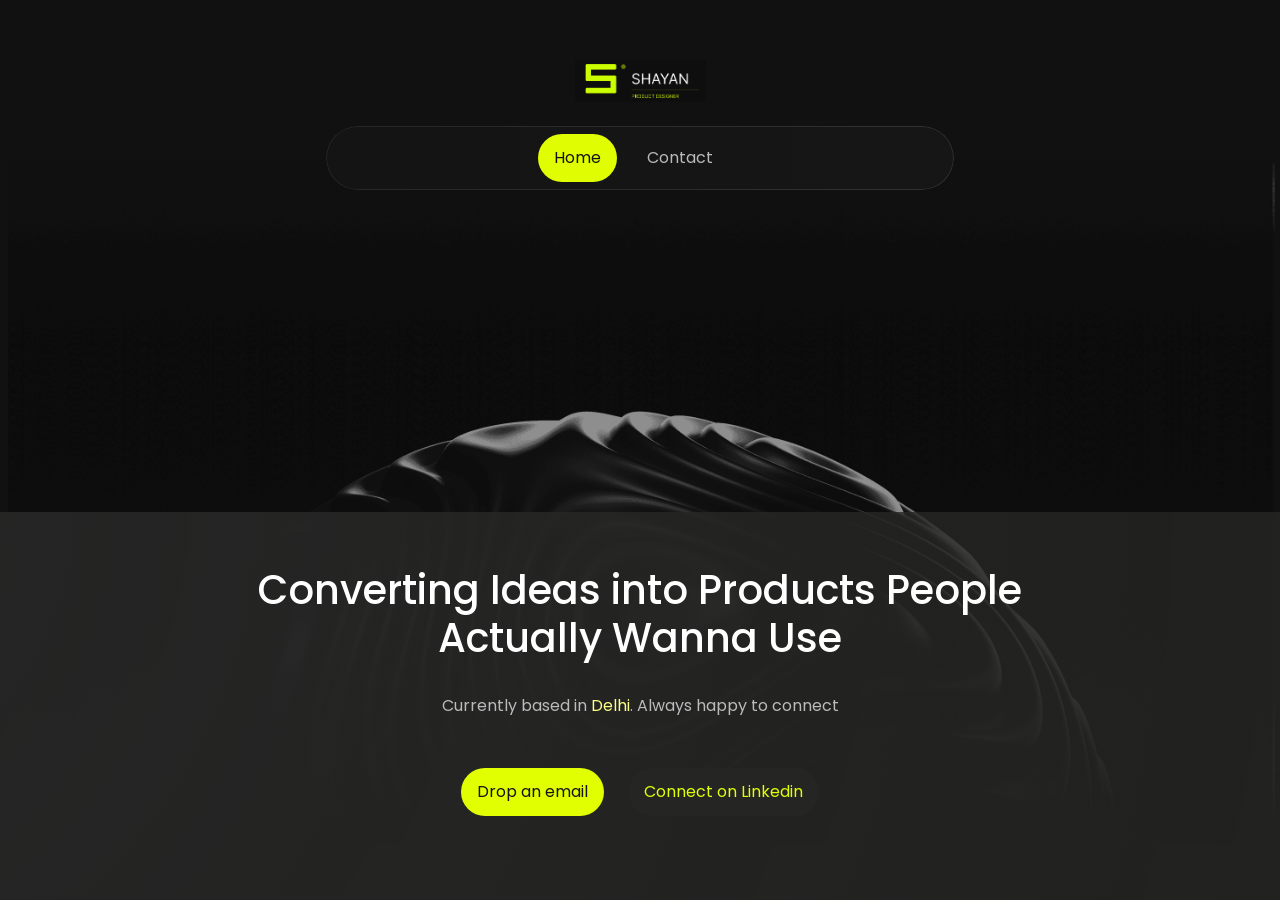
<file: page/index.html>
<!doctype html>
<!-- Made in Framer · framer.com ✨ -->
<!-- Exported with NocodeXport · nocodexport.com 📦 -->
<!-- Optimized Sep 7, 2026, 8:07 AM UTC -->
<!-- Save money on hosting, use PROMO26 for a discount -->
<!-- Published Sep 7, 2026, 8:05 AM UTC -->
<html lang="en" data-redirect-timezone="1">
<head>
	<meta charset="utf-8">
	<meta name="viewport" content="width=1200">
	<meta name="generator" content="Framer a322632">
	<title>Shayan Alam - Product Designer</title>
    <meta name="description" content="Hi, I'm Shayan Alam.
I turn complex problems into intuitive experiences, with expertise in SaaS and B2B/B2C platforms.">
    <meta name="framer-search-index" content="/assets/meta/meta-8068fcd9.json">
    <meta name="framer-search-index-fallback" content="/assets/meta/meta-24bbc9ce.json">
    <meta name="framer-html-plugin" content="disable">
    <link href="/assets/images/image-36240257.png" rel="icon" media="(prefers-color-scheme: light)">
    <link href="/assets/images/image-36240257.png" rel="icon" media="(prefers-color-scheme: dark)">
    <link rel="apple-touch-icon" href="/assets/images/image-9ab85570.png">
    <!-- Open Graph -->
    <meta property="og:type" content="website">
    <meta property="og:title" content="Shayan Alam - Product Designer">
    <meta property="og:description" content="Hi, I'm Shayan Alam.
I turn complex problems into intuitive experiences, with expertise in SaaS and B2B/B2C platforms.">
    <meta property="og:image" content="/assets/meta/meta-f9230627.png">
    <!-- X -->
    <meta name="twitter:card" content="summary_large_image">
    <meta name="twitter:title" content="Shayan Alam - Product Designer">
    <meta name="twitter:description" content="Hi, I'm Shayan Alam.
I turn complex problems into intuitive experiences, with expertise in SaaS and B2B/B2C platforms.">
    <meta name="twitter:image" content="/assets/meta/meta-f9230627.png">
	
	
	
	<!-- Start of headStart -->
    
    <!-- End of headStart -->
	
	<style data-framer-font-css>/* latin-ext */
@font-face {
  font-family: 'Lato';
  font-style: normal;
  font-weight: 400;
  font-display: swap;
  src: url(/assets/fonts/font-d83b9a23.woff2) format('woff2');
  unicode-range: U+0100-02BA, U+02BD-02C5, U+02C7-02CC, U+02CE-02D7, U+02DD-02FF, U+0304, U+0308, U+0329, U+1D00-1DBF, U+1E00-1E9F, U+1EF2-1EFF, U+2020, U+20A0-20AB, U+20AD-20C0, U+2113, U+2C60-2C7F, U+A720-A7FF;
}
/* latin */
@font-face {
  font-family: 'Lato';
  font-style: normal;
  font-weight: 400;
  font-display: swap;
  src: url(/assets/fonts/font-14cbedeb.woff2) format('woff2');
  unicode-range: U+0000-00FF, U+0131, U+0152-0153, U+02BB-02BC, U+02C6, U+02DA, U+02DC, U+0304, U+0308, U+0329, U+2000-206F, U+20AC, U+2122, U+2191, U+2193, U+2212, U+2215, U+FEFF, U+FFFD;
}
/* latin-ext */
@font-face {
  font-family: 'Lato';
  font-style: normal;
  font-weight: 700;
  font-display: swap;
  src: url(/assets/fonts/font-0e0ce405.woff2) format('woff2');
  unicode-range: U+0100-02BA, U+02BD-02C5, U+02C7-02CC, U+02CE-02D7, U+02DD-02FF, U+0304, U+0308, U+0329, U+1D00-1DBF, U+1E00-1E9F, U+1EF2-1EFF, U+2020, U+20A0-20AB, U+20AD-20C0, U+2113, U+2C60-2C7F, U+A720-A7FF;
}
/* latin */
@font-face {
  font-family: 'Lato';
  font-style: normal;
  font-weight: 700;
  font-display: swap;
  src: url(/assets/fonts/font-d19d4900.woff2) format('woff2');
  unicode-range: U+0000-00FF, U+0131, U+0152-0153, U+02BB-02BC, U+02C6, U+02DA, U+02DC, U+0304, U+0308, U+0329, U+2000-206F, U+20AC, U+2122, U+2191, U+2193, U+2212, U+2215, U+FEFF, U+FFFD;
}
/* devanagari */
@font-face {
  font-family: 'Poppins';
  font-style: normal;
  font-weight: 400;
  font-display: swap;
  src: url(/assets/fonts/font-fccf6f58.woff2) format('woff2');
  unicode-range: U+0900-097F, U+1CD0-1CF9, U+200C-200D, U+20A8, U+20B9, U+20F0, U+25CC, U+A830-A839, U+A8E0-A8FF, U+11B00-11B09;
}
/* latin-ext */
@font-face {
  font-family: 'Poppins';
  font-style: normal;
  font-weight: 400;
  font-display: swap;
  src: url(/assets/fonts/font-85c5ee62.woff2) format('woff2');
  unicode-range: U+0100-02BA, U+02BD-02C5, U+02C7-02CC, U+02CE-02D7, U+02DD-02FF, U+0304, U+0308, U+0329, U+1D00-1DBF, U+1E00-1E9F, U+1EF2-1EFF, U+2020, U+20A0-20AB, U+20AD-20C0, U+2113, U+2C60-2C7F, U+A720-A7FF;
}
/* latin */
@font-face {
  font-family: 'Poppins';
  font-style: normal;
  font-weight: 400;
  font-display: swap;
  src: url(/assets/fonts/font-e66aca3b.woff2) format('woff2');
  unicode-range: U+0000-00FF, U+0131, U+0152-0153, U+02BB-02BC, U+02C6, U+02DA, U+02DC, U+0304, U+0308, U+0329, U+2000-206F, U+20AC, U+2122, U+2191, U+2193, U+2212, U+2215, U+FEFF, U+FFFD;
}

@font-face { font-family: "Handjet"; src: url("/assets/fonts/font-3fbc37d6.woff2"); font-style: normal; font-weight: 500 }
@font-face { font-family: "Handjet"; src: url("/assets/fonts/font-b856304a.woff2"); font-style: normal; font-weight: 700 }
@font-face { font-family: "Inter"; src: url("/assets/fonts/font-ba02b29b.woff2"); font-display: swap; font-style: normal; font-weight: 400; unicode-range: U+0460-052F, U+1C80-1C88, U+20B4, U+2DE0-2DFF, U+A640-A69F, U+FE2E-FE2F }
@font-face { font-family: "Inter"; src: url("/assets/fonts/font-d342a035.woff2"); font-display: swap; font-style: normal; font-weight: 400; unicode-range: U+0301, U+0400-045F, U+0490-0491, U+04B0-04B1, U+2116 }
@font-face { font-family: "Inter"; src: url("/assets/fonts/font-29ec2a1b.woff2"); font-display: swap; font-style: normal; font-weight: 400; unicode-range: U+1F00-1FFF }
@font-face { font-family: "Inter"; src: url("/assets/fonts/font-2666a469.woff2"); font-display: swap; font-style: normal; font-weight: 400; unicode-range: U+0370-03FF }
@font-face { font-family: "Inter"; src: url("/assets/fonts/font-ca74d670.woff2"); font-display: swap; font-style: normal; font-weight: 400; unicode-range: U+0100-024F, U+0259, U+1E00-1EFF, U+2020, U+20A0-20AB, U+20AD-20CF, U+2113, U+2C60-2C7F, U+A720-A7FF }
@font-face { font-family: "Inter"; src: url("/assets/fonts/font-5afd6099.woff2"); font-display: swap; font-style: normal; font-weight: 400; unicode-range: U+0000-00FF, U+0131, U+0152-0153, U+02BB-02BC, U+02C6, U+02DA, U+02DC, U+2000-206F, U+2070, U+2074-207E, U+2080-208E, U+20AC, U+2122, U+2191, U+2193, U+2212, U+2215, U+FEFF, U+FFFD }
@font-face { font-family: "Inter"; src: url("/assets/fonts/font-b055aed3.woff2"); font-display: swap; font-style: normal; font-weight: 400; unicode-range: U+0102-0103, U+0110-0111, U+0128-0129, U+0168-0169, U+01A0-01A1, U+01AF-01B0, U+1EA0-1EF9, U+20AB }
@font-face { font-family: "Inter"; src: url("/assets/fonts/font-48d54789.woff2"); font-display: swap; font-style: normal; font-weight: 700; unicode-range: U+0460-052F, U+1C80-1C88, U+20B4, U+2DE0-2DFF, U+A640-A69F, U+FE2E-FE2F }
@font-face { font-family: "Inter"; src: url("/assets/fonts/font-b7bcaf4d.woff2"); font-display: swap; font-style: normal; font-weight: 700; unicode-range: U+0301, U+0400-045F, U+0490-0491, U+04B0-04B1, U+2116 }
@font-face { font-family: "Inter"; src: url("/assets/fonts/font-f5679bd1.woff2"); font-display: swap; font-style: normal; font-weight: 700; unicode-range: U+1F00-1FFF }
@font-face { font-family: "Inter"; src: url("/assets/fonts/font-4c7778ed.woff2"); font-display: swap; font-style: normal; font-weight: 700; unicode-range: U+0370-03FF }
@font-face { font-family: "Inter"; src: url("/assets/fonts/font-388a7c4e.woff2"); font-display: swap; font-style: normal; font-weight: 700; unicode-range: U+0100-024F, U+0259, U+1E00-1EFF, U+2020, U+20A0-20AB, U+20AD-20CF, U+2113, U+2C60-2C7F, U+A720-A7FF }
@font-face { font-family: "Inter"; src: url("/assets/fonts/font-388a7c4e.woff2"); font-display: swap; font-style: normal; font-weight: 700; unicode-range: U+0000-00FF, U+0131, U+0152-0153, U+02BB-02BC, U+02C6, U+02DA, U+02DC, U+2000-206F, U+2070, U+2074-207E, U+2080-208E, U+20AC, U+2122, U+2191, U+2193, U+2212, U+2215, U+FEFF, U+FFFD }
@font-face { font-family: "Inter"; src: url("/assets/fonts/font-c0215d82.woff2"); font-display: swap; font-style: normal; font-weight: 700; unicode-range: U+0102-0103, U+0110-0111, U+0128-0129, U+0168-0169, U+01A0-01A1, U+01AF-01B0, U+1EA0-1EF9, U+20AB }
@font-face { font-family: "Inter"; src: url("/assets/fonts/font-1f1f2cc1.woff2"); font-display: swap; font-style: italic; font-weight: 700; unicode-range: U+0460-052F, U+1C80-1C88, U+20B4, U+2DE0-2DFF, U+A640-A69F, U+FE2E-FE2F }
@font-face { font-family: "Inter"; src: url("/assets/fonts/font-1f3e1827.woff2"); font-display: swap; font-style: italic; font-weight: 700; unicode-range: U+0301, U+0400-045F, U+0490-0491, U+04B0-04B1, U+2116 }
@font-face { font-family: "Inter"; src: url("/assets/fonts/font-2ca7f647.woff2"); font-display: swap; font-style: italic; font-weight: 700; unicode-range: U+1F00-1FFF }
@font-face { font-family: "Inter"; src: url("/assets/fonts/font-0c089940.woff2"); font-display: swap; font-style: italic; font-weight: 700; unicode-range: U+0370-03FF }
@font-face { font-family: "Inter"; src: url("/assets/fonts/font-dfa7f96c.woff2"); font-display: swap; font-style: italic; font-weight: 700; unicode-range: U+0100-024F, U+0259, U+1E00-1EFF, U+2020, U+20A0-20AB, U+20AD-20CF, U+2113, U+2C60-2C7F, U+A720-A7FF }
@font-face { font-family: "Inter"; src: url("/assets/fonts/font-b59b5fa8.woff2"); font-display: swap; font-style: italic; font-weight: 700; unicode-range: U+0000-00FF, U+0131, U+0152-0153, U+02BB-02BC, U+02C6, U+02DA, U+02DC, U+2000-206F, U+2070, U+2074-207E, U+2080-208E, U+20AC, U+2122, U+2191, U+2193, U+2212, U+2215, U+FEFF, U+FFFD }
@font-face { font-family: "Inter"; src: url("/assets/fonts/font-e340c6ac.woff2"); font-display: swap; font-style: italic; font-weight: 700; unicode-range: U+0102-0103, U+0110-0111, U+0128-0129, U+0168-0169, U+01A0-01A1, U+01AF-01B0, U+1EA0-1EF9, U+20AB }
@font-face { font-family: "Inter"; src: url("/assets/fonts/font-3d473eff.woff2"); font-display: swap; font-style: italic; font-weight: 400; unicode-range: U+0460-052F, U+1C80-1C88, U+20B4, U+2DE0-2DFF, U+A640-A69F, U+FE2E-FE2F }
@font-face { font-family: "Inter"; src: url("/assets/fonts/font-79cc6914.woff2"); font-display: swap; font-style: italic; font-weight: 400; unicode-range: U+0301, U+0400-045F, U+0490-0491, U+04B0-04B1, U+2116 }
@font-face { font-family: "Inter"; src: url("/assets/fonts/font-39874444.woff2"); font-display: swap; font-style: italic; font-weight: 400; unicode-range: U+1F00-1FFF }
@font-face { font-family: "Inter"; src: url("/assets/fonts/font-b8b4c65d.woff2"); font-display: swap; font-style: italic; font-weight: 400; unicode-range: U+0370-03FF }
@font-face { font-family: "Inter"; src: url("/assets/fonts/font-0cdb6a6e.woff2"); font-display: swap; font-style: italic; font-weight: 400; unicode-range: U+0100-024F, U+0259, U+1E00-1EFF, U+2020, U+20A0-20AB, U+20AD-20CF, U+2113, U+2C60-2C7F, U+A720-A7FF }
@font-face { font-family: "Inter"; src: url("/assets/fonts/font-1ef5587c.woff2"); font-display: swap; font-style: italic; font-weight: 400; unicode-range: U+0000-00FF, U+0131, U+0152-0153, U+02BB-02BC, U+02C6, U+02DA, U+02DC, U+2000-206F, U+2070, U+2074-207E, U+2080-208E, U+20AC, U+2122, U+2191, U+2193, U+2212, U+2215, U+FEFF, U+FFFD }
@font-face { font-family: "Inter"; src: url("/assets/fonts/font-d84988c3.woff2"); font-display: swap; font-style: italic; font-weight: 400; unicode-range: U+0102-0103, U+0110-0111, U+0128-0129, U+0168-0169, U+01A0-01A1, U+01AF-01B0, U+1EA0-1EF9, U+20AB }
@font-face { font-family: "Inter"; src: url("/assets/fonts/font-13550d8c.woff2"); font-style: normal; font-weight: 900; unicode-range: U+0460-052F, U+1C80-1C88, U+20B4, U+2DE0-2DFF, U+A640-A69F, U+FE2E-FE2F }
@font-face { font-family: "Inter"; src: url("/assets/fonts/font-5594c727.woff2"); font-style: normal; font-weight: 900; unicode-range: U+0301, U+0400-045F, U+0490-0491, U+04B0-04B1, U+2116 }
@font-face { font-family: "Inter"; src: url("/assets/fonts/font-e2f3aeec.woff2"); font-style: normal; font-weight: 900; unicode-range: U+1F00-1FFF }
@font-face { font-family: "Inter"; src: url("/assets/fonts/font-d26b343d.woff2"); font-style: normal; font-weight: 900; unicode-range: U+0370-03FF }
@font-face { font-family: "Inter"; src: url("/assets/fonts/font-8bf56301.woff2"); font-style: normal; font-weight: 900; unicode-range: U+0100-024F, U+0259, U+1E00-1EFF, U+2020, U+20A0-20AB, U+20AD-20CF, U+2113, U+2C60-2C7F, U+A720-A7FF }
@font-face { font-family: "Inter"; src: url("/assets/fonts/font-9638af79.woff2"); font-style: normal; font-weight: 900; unicode-range: U+0000-00FF, U+0131, U+0152-0153, U+02BB-02BC, U+02C6, U+02DA, U+02DC, U+2000-206F, U+2070, U+2074-207E, U+2080-208E, U+20AC, U+2122, U+2191, U+2193, U+2212, U+2215, U+FEFF, U+FFFD }
@font-face { font-family: "Inter"; src: url("/assets/fonts/font-bb78ccb0.woff2"); font-style: normal; font-weight: 900; unicode-range: U+0102-0103, U+0110-0111, U+0128-0129, U+0168-0169, U+01A0-01A1, U+01AF-01B0, U+1EA0-1EF9, U+20AB }
@font-face { font-family: "Inter"; src: url("/assets/fonts/font-18dd5cff.woff2"); font-style: italic; font-weight: 900; unicode-range: U+0460-052F, U+1C80-1C88, U+20B4, U+2DE0-2DFF, U+A640-A69F, U+FE2E-FE2F }
@font-face { font-family: "Inter"; src: url("/assets/fonts/font-a8b12074.woff2"); font-style: italic; font-weight: 900; unicode-range: U+0301, U+0400-045F, U+0490-0491, U+04B0-04B1, U+2116 }
@font-face { font-family: "Inter"; src: url("/assets/fonts/font-d8c3d066.woff2"); font-style: italic; font-weight: 900; unicode-range: U+1F00-1FFF }
@font-face { font-family: "Inter"; src: url("/assets/fonts/font-cce22def.woff2"); font-style: italic; font-weight: 900; unicode-range: U+0370-03FF }
@font-face { font-family: "Inter"; src: url("/assets/fonts/font-533b8b26.woff2"); font-style: italic; font-weight: 900; unicode-range: U+0100-024F, U+0259, U+1E00-1EFF, U+2020, U+20A0-20AB, U+20AD-20CF, U+2113, U+2C60-2C7F, U+A720-A7FF }
@font-face { font-family: "Inter"; src: url("/assets/fonts/font-5a280a2f.woff2"); font-style: italic; font-weight: 900; unicode-range: U+0000-00FF, U+0131, U+0152-0153, U+02BB-02BC, U+02C6, U+02DA, U+02DC, U+2000-206F, U+2070, U+2074-207E, U+2080-208E, U+20AC, U+2122, U+2191, U+2193, U+2212, U+2215, U+FEFF, U+FFFD }
@font-face { font-family: "Inter"; src: url("/assets/fonts/font-829cbb50.woff2"); font-style: italic; font-weight: 900; unicode-range: U+0102-0103, U+0110-0111, U+0128-0129, U+0168-0169, U+01A0-01A1, U+01AF-01B0, U+1EA0-1EF9, U+20AB }
@font-face { font-family: "Poppins"; src: url("/assets/fonts/font-c10e0ae4.woff2"); font-display: swap; font-style: normal; font-weight: 500 }
@font-face { font-family: "Poppins"; src: url("/assets/fonts/font-48c6aabc.woff2"); font-display: swap; font-style: normal; font-weight: 700 }
@font-face { font-family: "Poppins"; src: url("/assets/fonts/font-fe0825c8.woff2"); font-display: swap; font-style: italic; font-weight: 700 }
@font-face { font-family: "Poppins"; src: url("/assets/fonts/font-6a831a88.woff2"); font-display: swap; font-style: italic; font-weight: 500 }
@font-face { font-family: "Poppins"; src: url("/assets/fonts/font-00a9644f.woff2"); font-display: swap; font-style: normal; font-weight: 300 }
@font-face { font-family: "Poppins"; src: url("/assets/fonts/font-515e6b7c.woff2"); font-display: swap; font-style: italic; font-weight: 400 }
@font-face { font-family: "Poppins"; src: url("/assets/fonts/font-74cc34c8.woff2"); font-display: swap; font-style: italic; font-weight: 300 }
@font-face { font-family: "Lato Placeholder"; src: local("Arial"); ascent-override: 100.88%; descent-override: 21.77%; line-gap-override: 0.00%; size-adjust: 97.84% }
@font-face { font-family: "Poppins Placeholder"; src: local("Arial"); ascent-override: 92.83%; descent-override: 30.94%; line-gap-override: 8.84%; size-adjust: 113.11% }
@font-face { font-family: "Inter Placeholder"; src: local("Arial"); ascent-override: 89.79%; descent-override: 22.36%; line-gap-override: 0.00%; size-adjust: 107.89% }
@font-face { font-family: "Poppins Placeholder"; src: local("Arial"); ascent-override: 91.95%; descent-override: 30.94%; line-gap-override: 7.96%; size-adjust: 113.11% }</style>
	<link href="https://fonts.gstatic.com" rel="preconnect" crossorigin>
    <link href="https://fonts.gstatic.com" rel="preconnect" crossorigin>
	
	<meta name="robots" content="max-image-preview:large"><style data-framer-breakpoint-css></style><style data-framer-css-ssr-minified data-framer-components="framer-lib-cursors-host framer-6pd3B framer-szhoJ framer-joJeV framer-lib-combinedCSSRules framer-xOAB1 framer-SWxFm">html,body,#main{box-sizing:border-box;margin:0;padding:0}:root{-webkit-font-smoothing:antialiased;-moz-osx-font-smoothing:grayscale}*{box-sizing:border-box;-webkit-font-smoothing:inherit}h1,h2,h3,h4,h5,h6,p,figure{margin:0}body,input,textarea,select,button{font-family:sans-serif;font-size:12px}body{--token-86078b6c-f96f-4056-8242-4499c67d6005:#111;--token-20f2ae48-e039-47f3-8042-3745ae324c8f:#000;--token-aaf1a19d-42c1-4ccc-b00c-6a781724b5d7:#111c;--token-dec04c2a-5334-4aba-a37f-c366f756756f:#fff;--token-3498efc0-f9f3-4960-abf6-db6b76d154bd:#e1ff01;--token-c1864c1c-c54c-4932-9c1f-ce31d307e9d7:#272727;--token-ae4a2645-71dc-4b0d-8040-26fe346af267:#323232;--token-be15e49c-ae87-4e96-8dda-87eb3dcb0b79:#bbb;--token-e4c37866-5fc0-445f-9a24-d48104598539:#151515;--token-d9df320a-56a0-4c27-901a-3c1020babb27:#1c1c1c;--token-4850efac-c98c-4162-bb80-9931c5e63cff:#454545;--token-eda1288a-b7d8-4058-b6bc-ad0d4d7f1815:#353535;--token-9d44c7e6-fb48-4804-8892-e2217e2ce1d7:gray;--token-f98c13ba-4557-4be8-a887-117b0c3d106e:#333;--token-1bbf5d07-0bfe-4568-9d89-a99dc0dc276f:#ddd;--token-444d8ac8-462f-4c11-9cb4-41b4c982a74e:#494949;--token-db9b5175-bcad-4f22-89e0-440fc61bbe62:#1b1b1b;--token-757dcaee-4ce4-40e7-87aa-54cf685cdf11:#062233;--token-3f82648c-62d9-4ea6-bd43-0d0a5f90fcff:#0a4a46;--token-cdd37508-322f-478c-95e0-de4629aff502:#4f601f;--token-44119c77-809c-413a-a1ae-72a931853c58:#77981b;--token-d5104e86-85eb-4962-a61d-6d6fa709f447:#000c;--framer-will-change-override:none}@supports (background:-webkit-named-image(i)) and (not (grid-template-rows:subgrid)){body{--framer-will-change-override:transform}}@supports (background:-webkit-named-image(i)) and (not (position-area:top right)){body{--framer-will-change-filter-override:filter}}[data-framer-component-type=Text] div div span,[data-framer-component-type=Text] a div span,[data-framer-component-type=Text] span span span,[data-framer-component-type=Text] p span span,[data-framer-component-type=Text] h1 span span,[data-framer-component-type=Text] h2 span span,[data-framer-component-type=Text] h3 span span,[data-framer-component-type=Text] h4 span span,[data-framer-component-type=Text] h5 span span,[data-framer-component-type=Text] h6 span span,[data-framer-component-type=Text] a{font-family:var(--font-family);font-style:var(--font-style);font-weight:min(calc(var(--framer-font-weight-increase,0) + var(--font-weight,400)),900);color:var(--text-color);letter-spacing:var(--letter-spacing);font-size:var(--font-size);text-transform:var(--text-transform);--text-decoration:var(--framer-text-decoration-style,solid)var(--framer-text-decoration,none)var(--framer-text-decoration-color,currentcolor)var(--framer-text-decoration-thickness,auto);--text-decoration-skip-ink:var(--framer-text-decoration-skip-ink);--text-underline-offset:var(--framer-text-decoration-offset);line-height:var(--line-height);--font-family:var(--framer-font-family);--font-style:var(--framer-font-style);--font-weight:var(--framer-font-weight);--text-color:var(--framer-text-color);--letter-spacing:var(--framer-letter-spacing);--font-size:var(--framer-font-size);--text-transform:var(--framer-text-transform);--line-height:var(--framer-line-height)}@supports not (color:color(display-p3 1 1 1)){p.framer-text,div.framer-text,h1.framer-text,h2.framer-text,h3.framer-text,h4.framer-text,h5.framer-text,h6.framer-text,li.framer-text,ol.framer-text,ul.framer-text,span.framer-text:not([data-text-fill]){color:var(--framer-blockquote-text-color-rgb,var(--framer-blockquote-text-color,var(--framer-text-color-rgb,var(--framer-text-color,#000))));-webkit-text-stroke-color:var(--framer-text-stroke-color-rgb,var(--framer-text-stroke-color,initial))}mark.framer-text{background-color:var(--framer-blockquote-text-background-color-rgb,var(--framer-blockquote-text-background-color,var(--framer-text-background-color-rgb,var(--framer-text-background-color,initial))))}}@supports not (color:color(display-p3 1 1 1)){code.framer-text,code.framer-text span.framer-text:not([data-text-fill]){color:var(--framer-blockquote-text-color-rgb,var(--framer-blockquote-text-color,var(--framer-code-text-color-rgb,var(--framer-code-text-color,var(--framer-text-color-rgb,var(--framer-text-color,#000))))))}}@supports not (color:color(display-p3 1 1 1)){a.framer-text,span.framer-text[data-nested-link]{color:var(--framer-link-text-color-rgb,var(--framer-link-text-color,var(--framer-blockquote-text-color-rgb,var(--framer-blockquote-text-color,var(--framer-text-color-rgb,var(--framer-text-color,#000))))));background-color:var(--framer-link-text-background-color-rgb,var(--framer-link-text-background-color,initial));-webkit-text-decoration-color:var(--framer-link-text-decoration-color-rgb,var(--framer-link-text-decoration-color,var(--framer-text-decoration-color-rgb,var(--framer-text-decoration-color,currentcolor))));text-decoration-color:var(--framer-link-text-decoration-color-rgb,var(--framer-link-text-decoration-color,var(--framer-text-decoration-color-rgb,var(--framer-text-decoration-color,currentcolor))))}}@supports not (color:color(display-p3 1 1 1)){code.framer-text a.framer-text,code.framer-text a.framer-text span.framer-text:not([data-text-fill]),code.framer-text span.framer-text[data-nested-link],code.framer-text span.framer-text[data-nested-link] span.framer-text:not([data-text-fill]){color:var(--framer-link-text-color-rgb,var(--framer-link-text-color,var(--framer-blockquote-text-color-rgb,var(--framer-blockquote-text-color,var(--framer-code-text-color-rgb,var(--framer-code-text-color,var(--framer-text-color-rgb,var(--framer-text-color,#000))))))))}}@supports not (color:color(display-p3 1 1 1)){a.framer-text:hover,span.framer-text[data-nested-link]:hover{color:var(--framer-link-hover-text-color-rgb,var(--framer-link-hover-text-color,var(--framer-link-text-color-rgb,var(--framer-link-text-color,var(--framer-blockquote-text-color-rgb,var(--framer-blockquote-text-color,var(--framer-text-color-rgb,var(--framer-text-color,#000))))))));background-color:var(--framer-link-hover-text-background-color-rgb,var(--framer-link-hover-text-background-color,var(--framer-link-text-background-color-rgb,var(--framer-link-text-background-color,var(--framer-text-background-color-rgb,var(--framer-text-background-color,initial))))));-webkit-text-decoration-color:var(--framer-link-hover-text-decoration-color-rgb,var(--framer-link-hover-text-decoration-color,var(--framer-link-text-decoration-color-rgb,var(--framer-link-text-decoration-color,var(--framer-text-decoration-color-rgb,var(--framer-text-decoration-color,currentcolor))))));text-decoration-color:var(--framer-link-hover-text-decoration-color-rgb,var(--framer-link-hover-text-decoration-color,var(--framer-link-text-decoration-color-rgb,var(--framer-link-text-decoration-color,var(--framer-text-decoration-color-rgb,var(--framer-text-decoration-color,currentcolor))))))}}@supports not (color:color(display-p3 1 1 1)){code.framer-text a.framer-text:hover,code.framer-text span.framer-text[data-nested-link]:hover{color:var(--framer-link-hover-text-color-rgb,var(--framer-link-hover-text-color,var(--framer-link-text-color-rgb,var(--framer-link-text-color,var(--framer-blockquote-text-color-rgb,var(--framer-blockquote-text-color,var(--framer-code-text-color-rgb,var(--framer-code-text-color,var(--framer-text-color-rgb,var(--framer-text-color,#000))))))))))}}@supports not (color:color(display-p3 1 1 1)){a.framer-text[data-framer-page-link-current],span.framer-text[data-framer-page-link-current]{color:var(--framer-link-current-text-color-rgb,var(--framer-link-current-text-color,var(--framer-link-text-color-rgb,var(--framer-link-text-color,var(--framer-text-color-rgb,var(--framer-text-color,#000))))));background-color:var(--framer-link-current-text-background-color-rgb,var(--framer-link-current-text-background-color,var(--framer-link-text-background-color-rgb,var(--framer-link-text-background-color,var(--framer-text-background-color-rgb,var(--framer-text-background-color,initial))))));-webkit-text-decoration-color:var(--framer-link-current-text-decoration-color-rgb,var(--framer-link-current-text-decoration-color,var(--framer-link-text-decoration-color-rgb,var(--framer-link-text-decoration-color,var(--framer-text-decoration-color-rgb,var(--framer-text-decoration-color,currentcolor))))));text-decoration-color:var(--framer-link-current-text-decoration-color-rgb,var(--framer-link-current-text-decoration-color,var(--framer-link-text-decoration-color-rgb,var(--framer-link-text-decoration-color,var(--framer-text-decoration-color-rgb,var(--framer-text-decoration-color,currentcolor))))))}}@supports not (color:color(display-p3 1 1 1)){code.framer-text a.framer-text[data-framer-page-link-current],code.framer-text a.framer-text[data-framer-page-link-current] span.framer-text:not([data-text-fill]),code.framer-text span.framer-text[data-framer-page-link-current],code.framer-text span.framer-text[data-framer-page-link-current] span.framer-text:not([data-text-fill]){color:var(--framer-link-current-text-color-rgb,var(--framer-link-current-text-color,var(--framer-link-text-color-rgb,var(--framer-link-text-color,var(--framer-code-text-color-rgb,var(--framer-code-text-color,var(--framer-text-color-rgb,var(--framer-text-color,#000))))))));background-color:var(--framer-link-current-text-background-color-rgb,var(--framer-link-current-text-background-color,var(--framer-link-text-background-color-rgb,var(--framer-link-text-background-color,var(--framer-text-background-color-rgb,var(--framer-text-background-color,initial))))))}}@supports not (color:color(display-p3 1 1 1)){a.framer-text[data-framer-page-link-current]:hover,span.framer-text[data-framer-page-link-current]:hover{color:var(--framer-link-hover-text-color-rgb,var(--framer-link-hover-text-color,var(--framer-link-current-text-color-rgb,var(--framer-link-current-text-color,var(--framer-link-text-color-rgb,var(--framer-link-text-color,var(--framer-code-text-color-rgb,var(--framer-code-text-color,var(--framer-text-color-rgb,var(--framer-text-color,#000))))))))));background-color:var(--framer-link-hover-text-background-color-rgb,var(--framer-link-hover-text-background-color,var(--framer-link-current-text-background-color-rgb,var(--framer-link-current-text-background-color,var(--framer-link-text-background-color-rgb,var(--framer-link-text-background-color,initial))))));-webkit-text-decoration-color:var(--framer-link-hover-text-decoration-color-rgb,var(--framer-link-hover-text-decoration-color,var(--framer-link-current-text-decoration-color-rgb,var(--framer-link-current-text-decoration-color,var(--framer-link-text-decoration-color-rgb,var(--framer-link-text-decoration-color,var(--framer-text-decoration-color-rgb,var(--framer-text-decoration-color,currentcolor))))))));text-decoration-color:var(--framer-link-hover-text-decoration-color-rgb,var(--framer-link-hover-text-decoration-color,var(--framer-link-current-text-decoration-color-rgb,var(--framer-link-current-text-decoration-color,var(--framer-link-text-decoration-color-rgb,var(--framer-link-text-decoration-color,var(--framer-text-decoration-color-rgb,var(--framer-text-decoration-color,currentcolor))))))))}}@supports not (color:color(display-p3 1 1 1)){code.framer-text a.framer-text[data-framer-page-link-current]:hover,code.framer-text a.framer-text[data-framer-page-link-current]:hover span.framer-text:not([data-text-fill]),code.framer-text span.framer-text[data-framer-page-link-current]:hover,code.framer-text span.framer-text[data-framer-page-link-current]:hover span.framer-text:not([data-text-fill]){color:var(--framer-link-hover-text-color-rgb,var(--framer-link-hover-text-color,var(--framer-link-current-text-color-rgb,var(--framer-link-current-text-color,var(--framer-link-text-color-rgb,var(--framer-link-text-color,var(--framer-code-text-color-rgb,var(--framer-code-text-color,var(--framer-text-color-rgb,var(--framer-text-color,#000))))))))));background-color:var(--framer-link-hover-text-background-color-rgb,var(--framer-link-hover-text-background-color,var(--framer-link-current-text-background-color-rgb,var(--framer-link-current-text-background-color,var(--framer-link-text-background-color-rgb,var(--framer-link-text-background-color,initial))))))}}[data-framer-component-type=Stack]:not([data-framer-generated])>*,[data-framer-component-type=Stack]:not([data-framer-generated])>[data-framer-component-type],NavigationContainer [data-framer-component-type=NavigationContainer]>*,[data-framer-component-type=NavigationContainer]>[data-framer-component-type]{position:relative}@supports not (overflow:clip){:root{--overflow-clip-fallback:hidden}}@supports (background:-webkit-named-image(i)) and (not (contain-intrinsic-size:inherit)){div.framer-text,p.framer-text,h1.framer-text,h2.framer-text,h3.framer-text,h4.framer-text,h5.framer-text,h6.framer-text,ol.framer-text,ul.framer-text,li.framer-text,blockquote.framer-text,.framer-text.framer-image{display:var(--text-truncation-display-inline-for-safari-16,revert)}div.framer-text:after,p.framer-text:after,h1.framer-text:after,h2.framer-text:after,h3.framer-text:after,h4.framer-text:after,h5.framer-text:after,h6.framer-text:after,ol.framer-text:after,ul.framer-text:after,li.framer-text:after,blockquote.framer-text:after,.framer-text.framer-image:after{content:var(--text-truncation-line-break-for-safari-16);white-space:pre}.framer-text.framer-text-module,.framer-text.framer-table-wrapper{display:var(--text-truncation-display-none-for-safari-16,revert)}p.framer-text[data-text-fill]{display:var(--text-truncation-display-inline-for-safari-16,inline-block)}}@supports (corner-shape:superellipse(2)){:root{--one-if-corner-shape-supported:1}}.framer-cursor-none,.framer-cursor-none *{cursor:none!important}.framer-pointer-events-none,.framer-pointer-events-none *{pointer-events:none!important}.framer-6pd3B.framer-p6rz4j,.framer-6pd3B .framer-p6rz4j{display:block}.framer-6pd3B.framer-16t6onz{background-color:var(--token-86078b6c-f96f-4056-8242-4499c67d6005,#111);flex-flow:column;place-content:center flex-start;align-items:center;gap:0;width:100%;height:min-content;padding:0;display:flex;position:relative;overflow:visible}.framer-6pd3B .framer-1oe43jl-container{z-index:10;flex:none;order:-1000;width:100%;height:auto;position:relative}.framer-6pd3B .framer-10rzq54{aspect-ratio:1.84852;will-change:var(--framer-will-change-filter-override,filter);flex:none;order:-999;width:99%;height:auto;position:absolute;top:169px;left:7px;overflow:hidden}.framer-6pd3B .framer-ea2rdq{margin:0;background:0 0;flex-grow:1;width:0;height:0;margin-bottom:0;position:relative}.framer-6pd3B .framer-ppollv{background:radial-gradient(426.801% 1603.9% at -12.7762% -5.21419%,#262626 0%,#e1ff0505 100%);flex-flow:column;flex:none;order:1004;place-content:center flex-start;align-items:center;gap:32px;width:1440px;height:388px;padding:70px 90px 40px;display:flex;position:relative;overflow:visible}.framer-6pd3B .framer-3dgxu1{--framer-link-text-color:#09f;--framer-link-text-decoration:underline;white-space:pre;z-index:1;flex:none;width:auto;height:auto;position:absolute;top:180px;left:50%}.framer-6pd3B .framer-1d6qyi3{--framer-paragraph-spacing:0px;white-space:pre-wrap;word-break:break-word;word-wrap:break-word;z-index:1;flex:none;width:792px;height:auto;position:absolute;top:54px;left:50%}.framer-6pd3B .framer-1a6z0ul{z-index:1;flex-flow:row;flex:none;place-content:center;align-items:center;gap:24px;width:1260px;height:min-content;padding:0;display:flex;position:absolute;bottom:84px;left:50%;overflow:visible;transform:translate(-50%)}.framer-6pd3B .framer-18yk696{background-color:var(--token-3498efc0-f9f3-4960-abf6-db6b76d154bd,#e1ff01);will-change:var(--framer-will-change-override,transform);z-index:1;border-radius:100px;flex-flow:row;flex:none;place-content:center;align-items:center;gap:6px;width:min-content;height:min-content;padding:10px 16px;text-decoration:none;display:flex;position:relative;overflow:hidden}.framer-6pd3B .framer-1et99rv,.framer-6pd3B .framer-il3aid{--framer-link-text-color:#09f;--framer-link-text-decoration:underline;white-space:pre;flex:none;width:auto;height:auto;position:relative}.framer-6pd3B .framer-zxpa57{will-change:var(--framer-will-change-override,transform);z-index:1;background-color:#252524;border-radius:100px;flex-flow:row;flex:none;place-content:center;align-items:center;gap:6px;width:min-content;height:min-content;padding:10px 16px;text-decoration:none;display:flex;position:relative;overflow:hidden}[data-layout-template=true]>#overlay{margin-bottom:0}.framer-AnUyx .framer-styles-preset-lcrns:not(.rich-text-wrapper),.framer-AnUyx .framer-styles-preset-lcrns.rich-text-wrapper h3{--framer-font-family:"Poppins","Poppins Placeholder",sans-serif;--framer-font-family-bold:"Inter",sans-serif;--framer-font-family-bold-italic:"Inter",sans-serif;--framer-font-family-italic:"Inter","Inter Placeholder",sans-serif;--framer-font-open-type-features:"blwf" on,"cv09" on,"cv03" on,"cv04" on,"cv11" on;--framer-font-size:40px;--framer-font-style:normal;--framer-font-style-bold:normal;--framer-font-style-bold-italic:italic;--framer-font-style-italic:italic;--framer-font-variation-axes:normal;--framer-font-weight:500;--framer-font-weight-bold:900;--framer-font-weight-bold-italic:900;--framer-font-weight-italic:700;--framer-letter-spacing:0px;--framer-line-height:48px;--framer-paragraph-spacing:0px;--framer-text-alignment:start;--framer-text-color:var(--token-dec04c2a-5334-4aba-a37f-c366f756756f,#fff);--framer-text-decoration:none;--framer-text-stroke-color:initial;--framer-text-stroke-width:initial;--framer-text-transform:none}@media (max-width:1199px) and (min-width:810px){.framer-AnUyx .framer-styles-preset-lcrns:not(.rich-text-wrapper),.framer-AnUyx .framer-styles-preset-lcrns.rich-text-wrapper h3{--framer-font-family:"Poppins","Poppins Placeholder",sans-serif;--framer-font-family-bold:"Inter",sans-serif;--framer-font-family-bold-italic:"Inter",sans-serif;--framer-font-family-italic:"Inter","Inter Placeholder",sans-serif;--framer-font-open-type-features:"blwf" on,"cv09" on,"cv03" on,"cv04" on,"cv11" on;--framer-font-size:32px;--framer-font-style:normal;--framer-font-style-bold:normal;--framer-font-style-bold-italic:italic;--framer-font-style-italic:italic;--framer-font-variation-axes:normal;--framer-font-weight:500;--framer-font-weight-bold:900;--framer-font-weight-bold-italic:900;--framer-font-weight-italic:700;--framer-letter-spacing:0px;--framer-line-height:48px;--framer-paragraph-spacing:0px;--framer-text-alignment:start;--framer-text-color:var(--token-dec04c2a-5334-4aba-a37f-c366f756756f,#fff);--framer-text-decoration:none;--framer-text-stroke-color:initial;--framer-text-stroke-width:initial;--framer-text-transform:none}}@media (max-width:809px) and (min-width:0){.framer-AnUyx .framer-styles-preset-lcrns:not(.rich-text-wrapper),.framer-AnUyx .framer-styles-preset-lcrns.rich-text-wrapper h3{--framer-font-family:"Poppins","Poppins Placeholder",sans-serif;--framer-font-family-bold:"Inter",sans-serif;--framer-font-family-bold-italic:"Inter",sans-serif;--framer-font-family-italic:"Inter","Inter Placeholder",sans-serif;--framer-font-open-type-features:"blwf" on,"cv09" on,"cv03" on,"cv04" on,"cv11" on;--framer-font-size:26px;--framer-font-style:normal;--framer-font-style-bold:normal;--framer-font-style-bold-italic:italic;--framer-font-style-italic:italic;--framer-font-variation-axes:normal;--framer-font-weight:500;--framer-font-weight-bold:900;--framer-font-weight-bold-italic:900;--framer-font-weight-italic:700;--framer-letter-spacing:0px;--framer-line-height:48px;--framer-paragraph-spacing:0px;--framer-text-alignment:start;--framer-text-color:var(--token-dec04c2a-5334-4aba-a37f-c366f756756f,#fff);--framer-text-decoration:none;--framer-text-stroke-color:initial;--framer-text-stroke-width:initial;--framer-text-transform:none}}.framer-szhoJ.framer-15gej4t,.framer-szhoJ .framer-15gej4t{display:block}.framer-szhoJ.framer-1bp1iol{flex-flow:row;place-content:center;align-items:center;gap:0;width:1440px;height:min-content;padding:60px 0 80px;display:flex;position:relative;overflow:hidden}.framer-szhoJ .framer-14yg9ob{z-index:2;flex-flow:column;flex:1 0 0;place-content:center flex-start;align-items:center;gap:24px;width:1px;max-width:628px;height:min-content;padding:0;display:flex;position:relative;overflow:hidden}.framer-szhoJ .framer-1d83vgt,.framer-szhoJ .framer-1ismeod{will-change:var(--framer-will-change-filter-override,filter);flex:none;width:131px;height:42px;text-decoration:none;position:relative;overflow:hidden}.framer-szhoJ .framer-3q4tcd{will-change:var(--framer-will-change-override,transform);flex-flow:row;flex:none;place-content:center;align-items:center;gap:0;width:100%;height:min-content;padding:8px;display:flex;position:relative;overflow:hidden}.framer-szhoJ .framer-1mx1wu8{flex-flow:row;flex:1 0 0;place-content:center space-between;align-items:center;width:1px;height:min-content;padding:0;display:flex;position:relative;overflow:visible}.framer-szhoJ .framer-1beq73w-container{z-index:3;flex:none;width:24px;height:24px;position:relative}.framer-szhoJ .framer-lgjg8t{flex-flow:row;flex:1 0 0;place-content:center;align-items:center;gap:0;width:1px;height:min-content;padding:0;display:flex;position:relative;overflow:visible}.framer-szhoJ .framer-bv2f76-container,.framer-szhoJ .framer-1wojqze-container{z-index:1;flex:none;width:auto;height:auto;position:relative}.framer-szhoJ .framer-6wxh77{will-change:var(--framer-will-change-override,transform);flex:none;position:absolute;inset:0;overflow:hidden}.framer-szhoJ .framer-1pi2ey1{will-change:var(--framer-will-change-override,transform);flex:none;position:absolute;inset:1px;overflow:hidden}.framer-szhoJ.framer-v-10fys58.framer-1bp1iol{width:810px}.framer-szhoJ.framer-v-ysiv4.framer-1bp1iol{place-content:flex-start;align-items:flex-start;width:390px;padding:20px 15px 0}.framer-szhoJ.framer-v-ysiv4 .framer-3q4tcd{flex-direction:column;gap:30px;padding:15px 20px}.framer-szhoJ.framer-v-ysiv4 .framer-1mx1wu8,.framer-szhoJ.framer-v-173zydf .framer-1mx1wu8{z-index:1;flex:none;order:0;width:100%}.framer-szhoJ.framer-v-ysiv4 .framer-1beq73w-container,.framer-szhoJ.framer-v-173zydf .framer-1beq73w-container{z-index:unset;order:1}.framer-szhoJ.framer-v-ysiv4 .framer-1ismeod{order:0;width:97px;height:31px}.framer-szhoJ.framer-v-ysiv4 .framer-6wxh77,.framer-szhoJ.framer-v-173zydf .framer-6wxh77{order:2}.framer-szhoJ.framer-v-ysiv4 .framer-1pi2ey1,.framer-szhoJ.framer-v-173zydf .framer-1pi2ey1{order:3}.framer-szhoJ.framer-v-173zydf.framer-1bp1iol{width:390px;padding:15px 15px 0}.framer-szhoJ.framer-v-173zydf .framer-3q4tcd{flex-direction:column;gap:30px;padding:20px 20px 15px}.framer-szhoJ.framer-v-173zydf .framer-1ismeod{order:0}.framer-szhoJ.framer-v-173zydf .framer-lgjg8t{cursor:pointer;flex-direction:column;flex:none;order:1;align-content:flex-start;align-items:flex-start;width:100%}.framer-szhoJ.framer-v-173zydf .framer-bv2f76-container{width:100%}.framer-joJeV.framer-1l7gnv7,.framer-joJeV .framer-1l7gnv7{display:block}.framer-joJeV.framer-orqgrl{cursor:pointer;will-change:var(--framer-will-change-override,transform);flex-flow:row;place-content:center;align-items:center;gap:6px;width:min-content;height:min-content;padding:10px 16px;display:flex;position:relative;overflow:hidden}.framer-joJeV .framer-5ufwk1{white-space:pre;flex:none;width:auto;height:auto;position:relative}body{--framer-will-change-override:none}@supports (background:-webkit-named-image(i)) and (not (grid-template-rows:subgrid)){body{--framer-will-change-override:transform}}body{--framer-will-change-filter-override:none}@supports (background:-webkit-named-image(i)) and (not (position-area:top right)){body{--framer-will-change-filter-override:filter}}[data-framer-component-type]{position:absolute}[data-framer-component-type=Text]{cursor:inherit}[data-framer-component-text-autosized] *{white-space:pre}[data-framer-component-type=Text]>*{text-align:var(--framer-text-alignment,start)}[data-framer-component-type=Text] span span,[data-framer-component-type=Text] p span,[data-framer-component-type=Text] h1 span,[data-framer-component-type=Text] h2 span,[data-framer-component-type=Text] h3 span,[data-framer-component-type=Text] h4 span,[data-framer-component-type=Text] h5 span,[data-framer-component-type=Text] h6 span{display:block}[data-framer-component-type=Text] span span span,[data-framer-component-type=Text] p span span,[data-framer-component-type=Text] h1 span span,[data-framer-component-type=Text] h2 span span,[data-framer-component-type=Text] h3 span span,[data-framer-component-type=Text] h4 span span,[data-framer-component-type=Text] h5 span span,[data-framer-component-type=Text] h6 span span{display:unset}[data-framer-component-type=Text] div div span,[data-framer-component-type=Text] a div span,[data-framer-component-type=Text] span span span,[data-framer-component-type=Text] p span span,[data-framer-component-type=Text] h1 span span,[data-framer-component-type=Text] h2 span span,[data-framer-component-type=Text] h3 span span,[data-framer-component-type=Text] h4 span span,[data-framer-component-type=Text] h5 span span,[data-framer-component-type=Text] h6 span span,[data-framer-component-type=Text] a{font-family:var(--font-family);font-style:var(--font-style);font-weight:min(calc(var(--framer-font-weight-increase,0) + var(--font-weight,400)),900);color:var(--text-color);letter-spacing:var(--letter-spacing);font-size:var(--font-size);text-transform:var(--text-transform);--text-decoration:var(--framer-text-decoration-style,solid)var(--framer-text-decoration,none)var(--framer-text-decoration-color,currentcolor)var(--framer-text-decoration-thickness,auto);--text-decoration-skip-ink:var(--framer-text-decoration-skip-ink);--text-underline-offset:var(--framer-text-decoration-offset);line-height:var(--line-height);--font-family:var(--framer-font-family);--font-style:var(--framer-font-style);--font-weight:var(--framer-font-weight);--text-color:var(--framer-text-color);--letter-spacing:var(--framer-letter-spacing);--font-size:var(--framer-font-size);--text-transform:var(--framer-text-transform);--line-height:var(--framer-line-height)}[data-framer-component-type=Text] a,[data-framer-component-type=Text] a div span,[data-framer-component-type=Text] a span span span,[data-framer-component-type=Text] a p span span,[data-framer-component-type=Text] a h1 span span,[data-framer-component-type=Text] a h2 span span,[data-framer-component-type=Text] a h3 span span,[data-framer-component-type=Text] a h4 span span,[data-framer-component-type=Text] a h5 span span,[data-framer-component-type=Text] a h6 span span{--font-family:var(--framer-link-font-family,var(--framer-font-family));--font-style:var(--framer-link-font-style,var(--framer-font-style));--font-weight:var(--framer-link-font-weight,var(--framer-font-weight));--text-color:var(--framer-link-text-color,var(--framer-text-color));--font-size:var(--framer-link-font-size,var(--framer-font-size));--text-transform:var(--framer-link-text-transform,var(--framer-text-transform));--text-decoration:var(--framer-link-text-decoration-style,var(--framer-text-decoration-style,solid))var(--framer-link-text-decoration,var(--framer-text-decoration,none))var(--framer-link-text-decoration-color,var(--framer-text-decoration-color,currentcolor))var(--framer-link-text-decoration-thickness,var(--framer-text-decoration-thickness,auto));--text-decoration-skip-ink:var(--framer-link-text-decoration-skip-ink,var(--framer-text-decoration-skip-ink));--text-underline-offset:var(--framer-link-text-decoration-offset,var(--framer-text-decoration-offset))}[data-framer-component-type=Text] a:hover,[data-framer-component-type=Text] a div span:hover,[data-framer-component-type=Text] a span span span:hover,[data-framer-component-type=Text] a p span span:hover,[data-framer-component-type=Text] a h1 span span:hover,[data-framer-component-type=Text] a h2 span span:hover,[data-framer-component-type=Text] a h3 span span:hover,[data-framer-component-type=Text] a h4 span span:hover,[data-framer-component-type=Text] a h5 span span:hover,[data-framer-component-type=Text] a h6 span span:hover{--font-family:var(--framer-link-hover-font-family,var(--framer-link-font-family,var(--framer-font-family)));--font-style:var(--framer-link-hover-font-style,var(--framer-link-font-style,var(--framer-font-style)));--font-weight:var(--framer-link-hover-font-weight,var(--framer-link-font-weight,var(--framer-font-weight)));--text-color:var(--framer-link-hover-text-color,var(--framer-link-text-color,var(--framer-text-color)));--font-size:var(--framer-link-hover-font-size,var(--framer-link-font-size,var(--framer-font-size)));--text-transform:var(--framer-link-hover-text-transform,var(--framer-link-text-transform,var(--framer-text-transform)));--text-decoration:var(--framer-link-hover-text-decoration-style,var(--framer-link-text-decoration-style,var(--framer-text-decoration-style,solid)))var(--framer-link-hover-text-decoration,var(--framer-link-text-decoration,var(--framer-text-decoration,none)))var(--framer-link-hover-text-decoration-color,var(--framer-link-text-decoration-color,var(--framer-text-decoration-color,currentcolor)))var(--framer-link-hover-text-decoration-thickness,var(--framer-link-text-decoration-thickness,var(--framer-text-decoration-thickness,auto)));--text-decoration-skip-ink:var(--framer-link-hover-text-decoration-skip-ink,var(--framer-link-text-decoration-skip-ink,var(--framer-text-decoration-skip-ink)));--text-underline-offset:var(--framer-link-hover-text-decoration-offset,var(--framer-link-text-decoration-offset,var(--framer-text-decoration-offset)))}[data-framer-component-type=Text].isCurrent a,[data-framer-component-type=Text].isCurrent a div span,[data-framer-component-type=Text].isCurrent a span span span,[data-framer-component-type=Text].isCurrent a p span span,[data-framer-component-type=Text].isCurrent a h1 span span,[data-framer-component-type=Text].isCurrent a h2 span span,[data-framer-component-type=Text].isCurrent a h3 span span,[data-framer-component-type=Text].isCurrent a h4 span span,[data-framer-component-type=Text].isCurrent a h5 span span,[data-framer-component-type=Text].isCurrent a h6 span span{--font-family:var(--framer-link-current-font-family,var(--framer-link-font-family,var(--framer-font-family)));--font-style:var(--framer-link-current-font-style,var(--framer-link-font-style,var(--framer-font-style)));--font-weight:var(--framer-link-current-font-weight,var(--framer-link-font-weight,var(--framer-font-weight)));--text-color:var(--framer-link-current-text-color,var(--framer-link-text-color,var(--framer-text-color)));--font-size:var(--framer-link-current-font-size,var(--framer-link-font-size,var(--framer-font-size)));--text-transform:var(--framer-link-current-text-transform,var(--framer-link-text-transform,var(--framer-text-transform)));--text-decoration:var(--framer-link-current-text-decoration-style,var(--framer-link-text-decoration-style,var(--framer-text-decoration-style,solid)))var(--framer-link-current-text-decoration,var(--framer-link-text-decoration,var(--framer-text-decoration,none)))var(--framer-link-current-text-decoration-color,var(--framer-link-text-decoration-color,var(--framer-text-decoration-color,currentcolor)))var(--framer-link-current-text-decoration-thickness,var(--framer-link-text-decoration-thickness,var(--framer-text-decoration-thickness,auto)));--text-decoration-skip-ink:var(--framer-link-current-text-decoration-skip-ink,var(--framer-link-text-decoration-skip-ink,var(--framer-text-decoration-skip-ink)));--text-underline-offset:var(--framer-link-current-text-decoration-offset,var(--framer-link-text-decoration-offset,var(--framer-text-decoration-offset)))}[data-framer-component-type=RichTextContainer]{outline:none;flex-direction:column;flex-shrink:0;justify-content:flex-start;display:flex}p.framer-text,div.framer-text,figure.framer-text,h1.framer-text,h2.framer-text,h3.framer-text,h4.framer-text,h5.framer-text,h6.framer-text,ol.framer-text,ul.framer-text{margin:0;padding:0}p.framer-text,div.framer-text,h1.framer-text,h2.framer-text,h3.framer-text,h4.framer-text,h5.framer-text,h6.framer-text,li.framer-text,ol.framer-text,ul.framer-text,mark.framer-text,span.framer-text:not([data-text-fill]){font-family:var(--framer-font-family-preview,var(--framer-blockquote-font-family,var(--framer-font-family,Inter,Inter Placeholder,sans-serif)));font-style:var(--framer-font-style-preview,var(--framer-blockquote-font-style,var(--framer-font-style,normal)));font-weight:var(--framer-font-weight-preview,var(--framer-blockquote-font-weight,var(--framer-font-weight,400)));color:var(--framer-blockquote-text-color,var(--framer-text-color,#000));font-size:calc(var(--framer-blockquote-font-size,var(--framer-font-size,16px))*var(--framer-font-size-scale,1));letter-spacing:var(--framer-blockquote-letter-spacing,var(--framer-letter-spacing,0));text-transform:var(--framer-blockquote-text-transform,var(--framer-text-transform,none));-webkit-text-decoration-line:var(--framer-blockquote-text-decoration,var(--framer-text-decoration,initial));text-decoration-line:var(--framer-blockquote-text-decoration,var(--framer-text-decoration,initial));-webkit-text-decoration-style:var(--framer-blockquote-text-decoration-style,var(--framer-text-decoration-style,initial));text-decoration-style:var(--framer-blockquote-text-decoration-style,var(--framer-text-decoration-style,initial));-webkit-text-decoration-color:var(--framer-blockquote-text-decoration-color,var(--framer-text-decoration-color,initial));text-decoration-color:var(--framer-blockquote-text-decoration-color,var(--framer-text-decoration-color,initial));text-decoration-thickness:var(--framer-blockquote-text-decoration-thickness,var(--framer-text-decoration-thickness,initial));text-decoration-skip-ink:var(--framer-blockquote-text-decoration-skip-ink,var(--framer-text-decoration-skip-ink,initial));text-underline-offset:var(--framer-blockquote-text-decoration-offset,var(--framer-text-decoration-offset,initial));line-height:var(--framer-blockquote-line-height,var(--framer-line-height,1.2em));text-align:var(--framer-blockquote-text-alignment,var(--framer-text-alignment,start));-webkit-text-stroke-width:var(--framer-text-stroke-width,initial);-webkit-text-stroke-color:var(--framer-text-stroke-color,initial);-moz-font-feature-settings:var(--framer-font-open-type-features,initial);-webkit-font-feature-settings:var(--framer-font-open-type-features,initial);font-feature-settings:var(--framer-font-open-type-features,initial);font-variation-settings:var(--framer-font-variation-axes-preview,var(--framer-font-variation-axes,normal));text-wrap:var(--framer-text-wrap-override,var(--framer-text-wrap))}mark.framer-text,p.framer-text,div.framer-text,h1.framer-text,h2.framer-text,h3.framer-text,h4.framer-text,h5.framer-text,h6.framer-text,li.framer-text,ol.framer-text,ul.framer-text{background-color:var(--framer-blockquote-text-background-color,var(--framer-text-background-color,initial));border-radius:var(--framer-blockquote-text-background-radius,var(--framer-text-background-radius,initial));corner-shape:var(--framer-blockquote-text-background-corner-shape,var(--framer-text-background-corner-shape,initial));padding:var(--framer-blockquote-text-background-padding,var(--framer-text-background-padding,initial))}@supports not (color:color(display-p3 1 1 1)){p.framer-text,div.framer-text,h1.framer-text,h2.framer-text,h3.framer-text,h4.framer-text,h5.framer-text,h6.framer-text,li.framer-text,ol.framer-text,ul.framer-text,span.framer-text:not([data-text-fill]){color:var(--framer-blockquote-text-color-rgb,var(--framer-blockquote-text-color,var(--framer-text-color-rgb,var(--framer-text-color,#000))));-webkit-text-stroke-color:var(--framer-text-stroke-color-rgb,var(--framer-text-stroke-color,initial))}mark.framer-text{background-color:var(--framer-blockquote-text-background-color-rgb,var(--framer-blockquote-text-background-color,var(--framer-text-background-color-rgb,var(--framer-text-background-color,initial))))}}.framer-fit-text .framer-text{white-space:nowrap;white-space-collapse:preserve}strong.framer-text{font-family:var(--framer-blockquote-font-family-bold,var(--framer-font-family-bold));font-style:var(--framer-blockquote-font-style-bold,var(--framer-font-style-bold));font-weight:var(--framer-blockquote-font-weight-bold,var(--framer-font-weight-bold,bolder));font-variation-settings:var(--framer-blockquote-font-variation-axes-bold,var(--framer-font-variation-axes-bold))}em.framer-text{font-family:var(--framer-blockquote-font-family-italic,var(--framer-font-family-italic));font-style:var(--framer-blockquote-font-style-italic,var(--framer-font-style-italic,italic));font-weight:var(--framer-blockquote-font-weight-italic,var(--framer-font-weight-italic));font-variation-settings:var(--framer-blockquote-font-variation-axes-italic,var(--framer-font-variation-axes-italic))}em.framer-text>strong.framer-text{font-family:var(--framer-blockquote-font-family-bold-italic,var(--framer-font-family-bold-italic));font-style:var(--framer-blockquote-font-style-bold-italic,var(--framer-font-style-bold-italic,italic));font-weight:var(--framer-blockquote-font-weight-bold-italic,var(--framer-font-weight-bold-italic,bolder));font-variation-settings:var(--framer-blockquote-font-variation-axes-bold-italic,var(--framer-font-variation-axes-bold-italic))}p.framer-text:not(:first-child),div.framer-text:not(:first-child),h1.framer-text:not(:first-child),h2.framer-text:not(:first-child),h3.framer-text:not(:first-child),h4.framer-text:not(:first-child),h5.framer-text:not(:first-child),h6.framer-text:not(:first-child),ol.framer-text:not(:first-child),ul.framer-text:not(:first-child),blockquote.framer-text:not(:first-child),table.framer-text:not(:first-child),figure.framer-text:not(:first-child),.framer-image.framer-text:not(:first-child){margin-top:var(--framer-blockquote-paragraph-spacing,var(--framer-paragraph-spacing,0))}li.framer-text>ul.framer-text:nth-child(2),li.framer-text>ol.framer-text:nth-child(2){margin-top:0}.framer-text[data-text-fill]{-webkit-text-fill-color:transparent;padding:max(0em,calc(calc(1.3em - var(--framer-blockquote-line-height,var(--framer-line-height,1.3em)))/2));margin:min(0em,calc(calc(1.3em - var(--framer-blockquote-line-height,var(--framer-line-height,1.3em)))/-2));-webkit-background-clip:text;background-clip:text;display:inline-block}code.framer-text,code.framer-text span.framer-text:not([data-text-fill]){font-family:var(--framer-code-font-family,var(--framer-font-family,Inter,Inter Placeholder,sans-serif));font-style:var(--framer-blockquote-font-style,var(--framer-code-font-style,var(--framer-font-style,normal)));font-weight:var(--framer-blockquote-font-weight,var(--framer-code-font-weight,var(--framer-font-weight,400)));color:var(--framer-blockquote-text-color,var(--framer-code-text-color,var(--framer-text-color,#000)));font-size:calc(var(--framer-blockquote-font-size,var(--framer-font-size,16px))*var(--framer-font-size-scale,1));letter-spacing:var(--framer-blockquote-letter-spacing,var(--framer-letter-spacing,0));line-height:var(--framer-blockquote-line-height,var(--framer-line-height,1.2em))}@supports not (color:color(display-p3 1 1 1)){code.framer-text,code.framer-text span.framer-text:not([data-text-fill]){color:var(--framer-blockquote-text-color-rgb,var(--framer-blockquote-text-color,var(--framer-code-text-color-rgb,var(--framer-code-text-color,var(--framer-text-color-rgb,var(--framer-text-color,#000))))))}}blockquote.framer-text{unicode-bidi:initial;margin-block-start:initial;margin-block-end:initial;margin-inline-start:initial;margin-inline-end:initial}a.framer-text,a.framer-text span.framer-text:not([data-text-fill]),span.framer-text[data-nested-link],span.framer-text[data-nested-link] span.framer-text:not([data-text-fill]){color:inherit;font-family:var(--framer-font-family-preview,var(--framer-link-font-family,var(--framer-blockquote-font-family,var(--framer-font-family,Inter,Inter Placeholder,sans-serif))));font-style:var(--framer-font-style-preview,var(--framer-link-font-style,var(--framer-blockquote-font-style,var(--framer-font-style,normal))));font-weight:var(--framer-font-weight-preview,var(--framer-link-font-weight,var(--framer-blockquote-font-weight,var(--framer-font-weight,400))));font-size:calc(var(--framer-blockquote-font-size,var(--framer-font-size,16px))*var(--framer-font-size-scale,1));text-transform:var(--framer-link-text-transform,var(--framer-blockquote-text-transform,var(--framer-text-transform,none)));cursor:var(--framer-custom-cursors,pointer);background-color:initial;border-radius:var(--framer-link-text-background-radius,initial);corner-shape:var(--framer-link-text-background-corner-shape,initial);padding:var(--framer-link-text-background-padding,initial)}a.framer-text,span.framer-text[data-nested-link]{color:var(--framer-link-text-color,var(--framer-blockquote-text-color,var(--framer-text-color,#000)));-webkit-text-decoration-line:var(--framer-link-text-decoration,var(--framer-blockquote-text-decoration,var(--framer-text-decoration,initial)));text-decoration-line:var(--framer-link-text-decoration,var(--framer-blockquote-text-decoration,var(--framer-text-decoration,initial)));-webkit-text-decoration-style:var(--framer-link-text-decoration-style,var(--framer-blockquote-text-decoration-style,var(--framer-text-decoration-style,initial)));text-decoration-style:var(--framer-link-text-decoration-style,var(--framer-blockquote-text-decoration-style,var(--framer-text-decoration-style,initial)));-webkit-text-decoration-color:var(--framer-link-text-decoration-color,var(--framer-blockquote-text-decoration-color,var(--framer-text-decoration-color,initial)));text-decoration-color:var(--framer-link-text-decoration-color,var(--framer-blockquote-text-decoration-color,var(--framer-text-decoration-color,initial)));text-decoration-thickness:var(--framer-link-text-decoration-thickness,var(--framer-blockquote-text-decoration-thickness,var(--framer-text-decoration-thickness,initial)));text-decoration-skip-ink:var(--framer-link-text-decoration-skip-ink,var(--framer-blockquote-text-decoration-skip-ink,var(--framer-text-decoration-skip-ink,initial)));text-underline-offset:var(--framer-link-text-decoration-offset,var(--framer-blockquote-text-decoration-offset,var(--framer-text-decoration-offset,initial)));background-color:var(--framer-link-text-background-color,initial)}@supports not (color:color(display-p3 1 1 1)){a.framer-text,span.framer-text[data-nested-link]{color:var(--framer-link-text-color-rgb,var(--framer-link-text-color,var(--framer-blockquote-text-color-rgb,var(--framer-blockquote-text-color,var(--framer-text-color-rgb,var(--framer-text-color,#000))))));background-color:var(--framer-link-text-background-color-rgb,var(--framer-link-text-background-color,initial));-webkit-text-decoration-color:var(--framer-link-text-decoration-color-rgb,var(--framer-link-text-decoration-color,var(--framer-text-decoration-color-rgb,var(--framer-text-decoration-color,currentcolor))));text-decoration-color:var(--framer-link-text-decoration-color-rgb,var(--framer-link-text-decoration-color,var(--framer-text-decoration-color-rgb,var(--framer-text-decoration-color,currentcolor))))}}code.framer-text a.framer-text,code.framer-text a.framer-text span.framer-text:not([data-text-fill]),code.framer-text span.framer-text[data-nested-link],code.framer-text span.framer-text[data-nested-link] span.framer-text:not([data-text-fill]){font-family:var(--framer-code-font-family,var(--framer-font-family,Inter,Inter Placeholder,sans-serif));font-style:var(--framer-blockquote-font-style,var(--framer-code-font-style,var(--framer-font-style,normal)));font-weight:var(--framer-blockquote-font-weight,var(--framer-code-font-weight,var(--framer-font-weight,400)));color:inherit;font-size:calc(var(--framer-blockquote-font-size,var(--framer-font-size,16px))*var(--framer-font-size-scale,1))}code.framer-text a.framer-text,code.framer-text span.framer-text[data-nested-link]{color:var(--framer-link-text-color,var(--framer-blockquote-text-color,var(--framer-code-text-color,var(--framer-text-color,#000))))}@supports not (color:color(display-p3 1 1 1)){code.framer-text a.framer-text,code.framer-text a.framer-text span.framer-text:not([data-text-fill]),code.framer-text span.framer-text[data-nested-link],code.framer-text span.framer-text[data-nested-link] span.framer-text:not([data-text-fill]){color:var(--framer-link-text-color-rgb,var(--framer-link-text-color,var(--framer-blockquote-text-color-rgb,var(--framer-blockquote-text-color,var(--framer-code-text-color-rgb,var(--framer-code-text-color,var(--framer-text-color-rgb,var(--framer-text-color,#000))))))))}}a.framer-text:hover,a.framer-text:hover span.framer-text:not([data-text-fill]),span.framer-text[data-nested-link]:hover,span.framer-text[data-nested-link]:hover span.framer-text:not([data-text-fill]){font-family:var(--framer-font-family-preview,var(--framer-link-hover-font-family,var(--framer-link-font-family,var(--framer-blockquote-font-family,var(--framer-font-family,Inter,Inter Placeholder,sans-serif)))));font-style:var(--framer-font-style-preview,var(--framer-link-hover-font-style,var(--framer-link-font-style,var(--framer-blockquote-font-style,var(--framer-font-style,normal)))));font-weight:var(--framer-font-weight-preview,var(--framer-link-hover-font-weight,var(--framer-link-font-weight,var(--framer-blockquote-font-weight,var(--framer-font-weight,400)))));font-size:calc(var(--framer-link-hover-font-size,var(--framer-blockquote-font-size,var(--framer-font-size,16px)))*var(--framer-font-size-scale,1));text-transform:var(--framer-link-hover-text-transform,var(--framer-link-text-transform,var(--framer-blockquote-text-transform,var(--framer-text-transform,none))));border-radius:var(--framer-link-hover-text-background-radius,var(--framer-link-text-background-radius,var(--framer-text-background-radius,initial)));corner-shape:var(--framer-link-hover-text-background-corner-shape,var(--framer-link-text-background-corner-shape,var(--framer-text-background-corner-shape,initial)));padding:var(--framer-link-hover-text-background-padding,var(--framer-link-text-background-padding,var(--framer-text-background-padding,initial)))}a.framer-text:hover,span.framer-text[data-nested-link]:hover{color:var(--framer-link-hover-text-color,var(--framer-link-text-color,var(--framer-blockquote-text-color,var(--framer-text-color,#000))));-webkit-text-decoration-line:var(--framer-link-hover-text-decoration,var(--framer-link-text-decoration,var(--framer-blockquote-text-decoration,var(--framer-text-decoration,initial))));text-decoration-line:var(--framer-link-hover-text-decoration,var(--framer-link-text-decoration,var(--framer-blockquote-text-decoration,var(--framer-text-decoration,initial))));-webkit-text-decoration-style:var(--framer-link-hover-text-decoration-style,var(--framer-link-text-decoration-style,var(--framer-blockquote-text-decoration-style,var(--framer-text-decoration-style,initial))));text-decoration-style:var(--framer-link-hover-text-decoration-style,var(--framer-link-text-decoration-style,var(--framer-blockquote-text-decoration-style,var(--framer-text-decoration-style,initial))));-webkit-text-decoration-color:var(--framer-link-hover-text-decoration-color,var(--framer-link-text-decoration-color,var(--framer-blockquote-text-decoration-color,var(--framer-text-decoration-color,initial))));text-decoration-color:var(--framer-link-hover-text-decoration-color,var(--framer-link-text-decoration-color,var(--framer-blockquote-text-decoration-color,var(--framer-text-decoration-color,initial))));text-decoration-thickness:var(--framer-link-hover-text-decoration-thickness,var(--framer-link-text-decoration-thickness,var(--framer-blockquote-text-decoration-thickness,var(--framer-text-decoration-thickness,initial))));text-decoration-skip-ink:var(--framer-link-hover-text-decoration-skip-ink,var(--framer-link-text-decoration-skip-ink,var(--framer-blockquote-text-decoration-skip-ink,var(--framer-text-decoration-skip-ink,initial))));text-underline-offset:var(--framer-link-hover-text-decoration-offset,var(--framer-link-text-decoration-offset,var(--framer-blockquote-text-decoration-offset,var(--framer-text-decoration-offset,initial))));background-color:var(--framer-link-hover-text-background-color,var(--framer-link-text-background-color,var(--framer-text-background-color,initial)))}@supports not (color:color(display-p3 1 1 1)){a.framer-text:hover,span.framer-text[data-nested-link]:hover{color:var(--framer-link-hover-text-color-rgb,var(--framer-link-hover-text-color,var(--framer-link-text-color-rgb,var(--framer-link-text-color,var(--framer-blockquote-text-color-rgb,var(--framer-blockquote-text-color,var(--framer-text-color-rgb,var(--framer-text-color,#000))))))));background-color:var(--framer-link-hover-text-background-color-rgb,var(--framer-link-hover-text-background-color,var(--framer-link-text-background-color-rgb,var(--framer-link-text-background-color,var(--framer-text-background-color-rgb,var(--framer-text-background-color,initial))))));-webkit-text-decoration-color:var(--framer-link-hover-text-decoration-color-rgb,var(--framer-link-hover-text-decoration-color,var(--framer-link-text-decoration-color-rgb,var(--framer-link-text-decoration-color,var(--framer-text-decoration-color-rgb,var(--framer-text-decoration-color,currentcolor))))));text-decoration-color:var(--framer-link-hover-text-decoration-color-rgb,var(--framer-link-hover-text-decoration-color,var(--framer-link-text-decoration-color-rgb,var(--framer-link-text-decoration-color,var(--framer-text-decoration-color-rgb,var(--framer-text-decoration-color,currentcolor))))))}}code.framer-text a.framer-text:hover,code.framer-text span.framer-text[data-nested-link]:hover{color:var(--framer-link-hover-text-color,var(--framer-link-text-color,var(--framer-blockquote-text-color,var(--framer-code-text-color,var(--framer-text-color,#000)))))}@supports not (color:color(display-p3 1 1 1)){code.framer-text a.framer-text:hover,code.framer-text span.framer-text[data-nested-link]:hover{color:var(--framer-link-hover-text-color-rgb,var(--framer-link-hover-text-color,var(--framer-link-text-color-rgb,var(--framer-link-text-color,var(--framer-blockquote-text-color-rgb,var(--framer-blockquote-text-color,var(--framer-code-text-color-rgb,var(--framer-code-text-color,var(--framer-text-color-rgb,var(--framer-text-color,#000))))))))))}}a.framer-text[data-framer-page-link-current],a.framer-text[data-framer-page-link-current] span.framer-text:not([data-text-fill]),span.framer-text[data-framer-page-link-current],span.framer-text[data-framer-page-link-current] span.framer-text:not([data-text-fill]){font-family:var(--framer-font-family-preview,var(--framer-link-current-font-family,var(--framer-link-font-family,var(--framer-font-family,Inter,Inter Placeholder,sans-serif))));font-style:var(--framer-font-style-preview,var(--framer-link-current-font-style,var(--framer-link-font-style,var(--framer-font-style,normal))));font-weight:var(--framer-font-weight-preview,var(--framer-link-current-font-weight,var(--framer-link-font-weight,var(--framer-font-weight,400))));font-size:calc(var(--framer-link-current-font-size,var(--framer-link-font-size,var(--framer-font-size,16px)))*var(--framer-font-size-scale,1));text-transform:var(--framer-link-current-text-transform,var(--framer-link-text-transform,var(--framer-text-transform,none)));border-radius:var(--framer-link-current-text-background-radius,var(--framer-link-text-background-radius,initial));corner-shape:var(--framer-link-current-text-background-corner-shape,var(--framer-link-text-background-corner-shape,initial));padding:var(--framer-link-current-text-background-padding,var(--framer-link-text-background-padding,initial))}a.framer-text[data-framer-page-link-current],span.framer-text[data-framer-page-link-current]{color:var(--framer-link-current-text-color,var(--framer-link-text-color,var(--framer-text-color,#000)));-webkit-text-decoration-line:var(--framer-link-current-text-decoration,var(--framer-link-text-decoration,var(--framer-text-decoration,initial)));text-decoration-line:var(--framer-link-current-text-decoration,var(--framer-link-text-decoration,var(--framer-text-decoration,initial)));-webkit-text-decoration-style:var(--framer-link-current-text-decoration-style,var(--framer-link-text-decoration-style,var(--framer-text-decoration-style,initial)));text-decoration-style:var(--framer-link-current-text-decoration-style,var(--framer-link-text-decoration-style,var(--framer-text-decoration-style,initial)));-webkit-text-decoration-color:var(--framer-link-current-text-decoration-color,var(--framer-link-text-decoration-color,var(--framer-text-decoration-color,initial)));text-decoration-color:var(--framer-link-current-text-decoration-color,var(--framer-link-text-decoration-color,var(--framer-text-decoration-color,initial)));text-decoration-thickness:var(--framer-link-current-text-decoration-thickness,var(--framer-link-text-decoration-thickness,var(--framer-text-decoration-thickness,initial)));text-decoration-skip-ink:var(--framer-link-current-text-decoration-skip-ink,var(--framer-link-text-decoration-skip-ink,var(--framer-text-decoration-skip-ink,initial)));text-underline-offset:var(--framer-link-current-text-decoration-offset,var(--framer-link-text-decoration-offset,var(--framer-text-decoration-offset,initial)));background-color:var(--framer-link-current-text-background-color,var(--framer-link-text-background-color,var(--framer-text-background-color,initial)))}@supports not (color:color(display-p3 1 1 1)){a.framer-text[data-framer-page-link-current],span.framer-text[data-framer-page-link-current]{color:var(--framer-link-current-text-color-rgb,var(--framer-link-current-text-color,var(--framer-link-text-color-rgb,var(--framer-link-text-color,var(--framer-text-color-rgb,var(--framer-text-color,#000))))));background-color:var(--framer-link-current-text-background-color-rgb,var(--framer-link-current-text-background-color,var(--framer-link-text-background-color-rgb,var(--framer-link-text-background-color,var(--framer-text-background-color-rgb,var(--framer-text-background-color,initial))))));-webkit-text-decoration-color:var(--framer-link-current-text-decoration-color-rgb,var(--framer-link-current-text-decoration-color,var(--framer-link-text-decoration-color-rgb,var(--framer-link-text-decoration-color,var(--framer-text-decoration-color-rgb,var(--framer-text-decoration-color,currentcolor))))));text-decoration-color:var(--framer-link-current-text-decoration-color-rgb,var(--framer-link-current-text-decoration-color,var(--framer-link-text-decoration-color-rgb,var(--framer-link-text-decoration-color,var(--framer-text-decoration-color-rgb,var(--framer-text-decoration-color,currentcolor))))))}}code.framer-text a.framer-text[data-framer-page-link-current],code.framer-text a.framer-text[data-framer-page-link-current] span.framer-text:not([data-text-fill]),code.framer-text span.framer-text[data-framer-page-link-current],code.framer-text span.framer-text[data-framer-page-link-current] span.framer-text:not([data-text-fill]){font-family:var(--framer-code-font-family,var(--framer-font-family,Inter,Inter Placeholder,sans-serif));font-style:var(--framer-code-font-style,var(--framer-font-style,normal));font-weight:var(--framer-code-font-weight,var(--framer-font-weight,400));color:inherit;font-size:calc(var(--framer-link-current-font-size,var(--framer-link-font-size,var(--framer-font-size,16px)))*var(--framer-font-size-scale,1))}code.framer-text a.framer-text[data-framer-page-link-current],code.framer-text span.framer-text[data-framer-page-link-current]{color:var(--framer-link-current-text-color,var(--framer-link-text-color,var(--framer-code-text-color,var(--framer-text-color,#000))))}@supports not (color:color(display-p3 1 1 1)){code.framer-text a.framer-text[data-framer-page-link-current],code.framer-text a.framer-text[data-framer-page-link-current] span.framer-text:not([data-text-fill]),code.framer-text span.framer-text[data-framer-page-link-current],code.framer-text span.framer-text[data-framer-page-link-current] span.framer-text:not([data-text-fill]){color:var(--framer-link-current-text-color-rgb,var(--framer-link-current-text-color,var(--framer-link-text-color-rgb,var(--framer-link-text-color,var(--framer-code-text-color-rgb,var(--framer-code-text-color,var(--framer-text-color-rgb,var(--framer-text-color,#000))))))));background-color:var(--framer-link-current-text-background-color-rgb,var(--framer-link-current-text-background-color,var(--framer-link-text-background-color-rgb,var(--framer-link-text-background-color,var(--framer-text-background-color-rgb,var(--framer-text-background-color,initial))))))}}a.framer-text[data-framer-page-link-current]:hover,a.framer-text[data-framer-page-link-current]:hover span.framer-text:not([data-text-fill]),span.framer-text[data-framer-page-link-current]:hover,span.framer-text[data-framer-page-link-current]:hover span.framer-text:not([data-text-fill]){color:inherit;font-family:var(--framer-font-family-preview,var(--framer-link-hover-font-family,var(--framer-link-current-font-family,var(--framer-link-font-family,var(--framer-font-family,Inter,Inter Placeholder,sans-serif)))));font-style:var(--framer-font-style-preview,var(--framer-link-hover-font-style,var(--framer-link-current-font-style,var(--framer-link-font-style,var(--framer-font-style,normal)))));font-weight:var(--framer-font-weight-preview,var(--framer-link-hover-font-weight,var(--framer-link-current-font-weight,var(--framer-link-font-weight,var(--framer-font-weight,400)))));font-size:calc(var(--framer-link-hover-font-size,var(--framer-link-current-font-size,var(--framer-link-font-size,var(--framer-font-size,16px))))*var(--framer-font-size-scale,1));text-transform:var(--framer-link-hover-text-transform,var(--framer-link-current-text-transform,var(--framer-link-text-transform,var(--framer-text-transform,none))));border-radius:var(--framer-link-hover-text-background-radius,var(--framer-link-current-text-background-radius,var(--framer-link-text-background-radius,initial)));corner-shape:var(--framer-link-hover-text-background-corner-shape,var(--framer-link-current-text-background-corner-shape,var(--framer-link-text-background-corner-shape,initial)));padding:var(--framer-link-hover-text-background-padding,var(--framer-link-current-text-background-padding,var(--framer-link-text-background-padding,initial)))}a.framer-text[data-framer-page-link-current]:hover,span.framer-text[data-framer-page-link-current]:hover{color:var(--framer-link-hover-text-color,var(--framer-link-current-text-color,var(--framer-link-text-color,var(--framer-text-color,#000))));-webkit-text-decoration-line:var(--framer-link-hover-text-decoration,var(--framer-link-current-text-decoration,var(--framer-link-text-decoration,var(--framer-text-decoration,initial))));text-decoration-line:var(--framer-link-hover-text-decoration,var(--framer-link-current-text-decoration,var(--framer-link-text-decoration,var(--framer-text-decoration,initial))));-webkit-text-decoration-style:var(--framer-link-hover-text-decoration-style,var(--framer-link-current-text-decoration-style,var(--framer-link-text-decoration-style,var(--framer-text-decoration-style,initial))));text-decoration-style:var(--framer-link-hover-text-decoration-style,var(--framer-link-current-text-decoration-style,var(--framer-link-text-decoration-style,var(--framer-text-decoration-style,initial))));-webkit-text-decoration-color:var(--framer-link-hover-text-decoration-color,var(--framer-link-current-text-decoration-color,var(--framer-link-text-decoration-color,var(--framer-text-decoration-color,initial))));text-decoration-color:var(--framer-link-hover-text-decoration-color,var(--framer-link-current-text-decoration-color,var(--framer-link-text-decoration-color,var(--framer-text-decoration-color,initial))));text-decoration-thickness:var(--framer-link-hover-text-decoration-thickness,var(--framer-link-current-text-decoration-thickness,var(--framer-link-text-decoration-thickness,var(--framer-text-decoration-thickness,initial))));text-decoration-skip-ink:var(--framer-link-hover-text-decoration-skip-ink,var(--framer-link-current-text-decoration-skip-ink,var(--framer-link-text-decoration-skip-ink,var(--framer-text-decoration-skip-ink,initial))));text-underline-offset:var(--framer-link-hover-text-decoration-offset,var(--framer-link-current-text-decoration-offset,var(--framer-link-text-decoration-offset,var(--framer-text-decoration-offset,initial))));background-color:var(--framer-link-hover-text-background-color,var(--framer-link-current-text-background-color,var(--framer-link-text-background-color,initial)))}@supports not (color:color(display-p3 1 1 1)){a.framer-text[data-framer-page-link-current]:hover,span.framer-text[data-framer-page-link-current]:hover{color:var(--framer-link-hover-text-color-rgb,var(--framer-link-hover-text-color,var(--framer-link-current-text-color-rgb,var(--framer-link-current-text-color,var(--framer-link-text-color-rgb,var(--framer-link-text-color,var(--framer-code-text-color-rgb,var(--framer-code-text-color,var(--framer-text-color-rgb,var(--framer-text-color,#000))))))))));background-color:var(--framer-link-hover-text-background-color-rgb,var(--framer-link-hover-text-background-color,var(--framer-link-current-text-background-color-rgb,var(--framer-link-current-text-background-color,var(--framer-link-text-background-color-rgb,var(--framer-link-text-background-color,initial))))));-webkit-text-decoration-color:var(--framer-link-hover-text-decoration-color-rgb,var(--framer-link-hover-text-decoration-color,var(--framer-link-current-text-decoration-color-rgb,var(--framer-link-current-text-decoration-color,var(--framer-link-text-decoration-color-rgb,var(--framer-link-text-decoration-color,var(--framer-text-decoration-color-rgb,var(--framer-text-decoration-color,currentcolor))))))));text-decoration-color:var(--framer-link-hover-text-decoration-color-rgb,var(--framer-link-hover-text-decoration-color,var(--framer-link-current-text-decoration-color-rgb,var(--framer-link-current-text-decoration-color,var(--framer-link-text-decoration-color-rgb,var(--framer-link-text-decoration-color,var(--framer-text-decoration-color-rgb,var(--framer-text-decoration-color,currentcolor))))))))}}code.framer-text a.framer-text[data-framer-page-link-current]:hover,code.framer-text span.framer-text[data-framer-page-link-current]:hover{color:var(--framer-link-hover-text-color,var(--framer-link-current-text-color,var(--framer-link-text-color,var(--framer-code-text-color,var(--framer-text-color,#000)))))}@supports not (color:color(display-p3 1 1 1)){code.framer-text a.framer-text[data-framer-page-link-current]:hover,code.framer-text a.framer-text[data-framer-page-link-current]:hover span.framer-text:not([data-text-fill]),code.framer-text span.framer-text[data-framer-page-link-current]:hover,code.framer-text span.framer-text[data-framer-page-link-current]:hover span.framer-text:not([data-text-fill]){color:var(--framer-link-hover-text-color-rgb,var(--framer-link-hover-text-color,var(--framer-link-current-text-color-rgb,var(--framer-link-current-text-color,var(--framer-link-text-color-rgb,var(--framer-link-text-color,var(--framer-code-text-color-rgb,var(--framer-code-text-color,var(--framer-text-color-rgb,var(--framer-text-color,#000))))))))));background-color:var(--framer-link-hover-text-background-color-rgb,var(--framer-link-hover-text-background-color,var(--framer-link-current-text-background-color-rgb,var(--framer-link-current-text-background-color,var(--framer-link-text-background-color-rgb,var(--framer-link-text-background-color,initial))))))}}.framer-image.framer-text{max-width:100%;height:auto;display:block}.text-styles-preset-reset.framer-text{--framer-font-family:Inter,Inter Placeholder,sans-serif;--framer-font-style:normal;--framer-font-weight:500;--framer-text-color:#000;--framer-font-size:16px;--framer-letter-spacing:0;--framer-text-transform:none;--framer-text-decoration:none;--framer-text-decoration-style:none;--framer-text-decoration-color:none;--framer-text-decoration-thickness:none;--framer-text-decoration-skip-ink:none;--framer-text-decoration-offset:none;--framer-line-height:1.2em;--framer-text-alignment:start;--framer-font-open-type-features:normal;--framer-text-background-color:initial;--framer-text-background-radius:initial;--framer-text-background-corner-shape:initial;--framer-text-background-padding:initial}ol.framer-text{--list-style-type:decimal}ul.framer-text,ol.framer-text{padding-inline-start:0;position:relative}li.framer-text{counter-increment:list-item;padding-inline-start:2ch;list-style:none}ol.framer-text>li.framer-text{padding-inline-start:calc(calc(var(--max-list-digits,1) + 1)*1ch)}ol.framer-text>li.framer-text:before{content:counter(list-item,var(--list-style-type))".";font-variant-numeric:tabular-nums;position:absolute;inset-inline-start:0}ul.framer-text>li.framer-text:before{content:"•";position:absolute;inset-inline-start:0}.framer-table-wrapper{overflow-x:auto}table.framer-text,.framer-table-wrapper table.framer-text{border-collapse:separate;border-spacing:0;table-layout:auto;word-break:normal;width:100%}td.framer-text,th.framer-text{overflow-wrap:anywhere;vertical-align:top;min-width:16ch}.framer-text-module[data-width=fill]>:first-child,.framer-text-module[data-width=fill]>.ssr-variant>:first-child{width:100%!important}[data-framer-component-type=DeprecatedRichText]{cursor:inherit}[data-framer-component-type=DeprecatedRichText] .text-styles-preset-reset{--framer-font-family:Inter,Inter Placeholder,sans-serif;--framer-font-style:normal;--framer-font-weight:500;--framer-text-color:#000;--framer-font-size:16px;--framer-letter-spacing:0;--framer-text-transform:none;--framer-text-decoration:none;--framer-line-height:1.2em;--framer-text-alignment:start;--framer-font-open-type-features:normal;--font-variation-settings:normal}[data-framer-component-type=DeprecatedRichText] p,[data-framer-component-type=DeprecatedRichText] div,[data-framer-component-type=DeprecatedRichText] h1,[data-framer-component-type=DeprecatedRichText] h2,[data-framer-component-type=DeprecatedRichText] h3,[data-framer-component-type=DeprecatedRichText] h4,[data-framer-component-type=DeprecatedRichText] h5,[data-framer-component-type=DeprecatedRichText] h6{margin:0;padding:0}[data-framer-component-type=DeprecatedRichText] p,[data-framer-component-type=DeprecatedRichText] div,[data-framer-component-type=DeprecatedRichText] h1,[data-framer-component-type=DeprecatedRichText] h2,[data-framer-component-type=DeprecatedRichText] h3,[data-framer-component-type=DeprecatedRichText] h4,[data-framer-component-type=DeprecatedRichText] h5,[data-framer-component-type=DeprecatedRichText] h6,[data-framer-component-type=DeprecatedRichText] li,[data-framer-component-type=DeprecatedRichText] ol,[data-framer-component-type=DeprecatedRichText] ul,[data-framer-component-type=DeprecatedRichText] span:not([data-text-fill]){font-family:var(--framer-font-family,Inter,Inter Placeholder,sans-serif);font-style:var(--framer-font-style,normal);font-weight:var(--framer-font-weight,400);color:var(--framer-text-color,#000);font-size:var(--framer-font-size,16px);letter-spacing:var(--framer-letter-spacing,0);text-transform:var(--framer-text-transform,none);-webkit-text-decoration:var(--framer-text-decoration,none);text-decoration:var(--framer-text-decoration,none);line-height:var(--framer-line-height,1.2em);text-align:var(--framer-text-alignment,start)}[data-framer-component-type=DeprecatedRichText] p:not(:first-child),[data-framer-component-type=DeprecatedRichText] div:not(:first-child),[data-framer-component-type=DeprecatedRichText] h1:not(:first-child),[data-framer-component-type=DeprecatedRichText] h2:not(:first-child),[data-framer-component-type=DeprecatedRichText] h3:not(:first-child),[data-framer-component-type=DeprecatedRichText] h4:not(:first-child),[data-framer-component-type=DeprecatedRichText] h5:not(:first-child),[data-framer-component-type=DeprecatedRichText] h6:not(:first-child),[data-framer-component-type=DeprecatedRichText] ol:not(:first-child),[data-framer-component-type=DeprecatedRichText] ul:not(:first-child),[data-framer-component-type=DeprecatedRichText] .framer-image:not(:first-child){margin-top:var(--framer-paragraph-spacing,0)}[data-framer-component-type=DeprecatedRichText] span[data-text-fill]{-webkit-text-fill-color:transparent;-webkit-background-clip:text;background-clip:text;display:inline-block}[data-framer-component-type=DeprecatedRichText] a,[data-framer-component-type=DeprecatedRichText] a span:not([data-text-fill]){font-family:var(--framer-link-font-family,var(--framer-font-family,Inter,Inter Placeholder,sans-serif));font-style:var(--framer-link-font-style,var(--framer-font-style,normal));font-weight:var(--framer-link-font-weight,var(--framer-font-weight,400));color:var(--framer-link-text-color,var(--framer-text-color,#000));font-size:var(--framer-link-font-size,var(--framer-font-size,16px));text-transform:var(--framer-link-text-transform,var(--framer-text-transform,none));-webkit-text-decoration:var(--framer-link-text-decoration,var(--framer-text-decoration,none));text-decoration:var(--framer-link-text-decoration,var(--framer-text-decoration,none))}[data-framer-component-type=DeprecatedRichText] a:hover,[data-framer-component-type=DeprecatedRichText] a:hover span:not([data-text-fill]){font-family:var(--framer-link-hover-font-family,var(--framer-link-font-family,var(--framer-font-family,Inter,Inter Placeholder,sans-serif)));font-style:var(--framer-link-hover-font-style,var(--framer-link-font-style,var(--framer-font-style,normal)));font-weight:var(--framer-link-hover-font-weight,var(--framer-link-font-weight,var(--framer-font-weight,400)));color:var(--framer-link-hover-text-color,var(--framer-link-text-color,var(--framer-text-color,#000)));font-size:var(--framer-link-hover-font-size,var(--framer-link-font-size,var(--framer-font-size,16px)));text-transform:var(--framer-link-hover-text-transform,var(--framer-link-text-transform,var(--framer-text-transform,none)));-webkit-text-decoration:var(--framer-link-hover-text-decoration,var(--framer-link-text-decoration,var(--framer-text-decoration,none)));text-decoration:var(--framer-link-hover-text-decoration,var(--framer-link-text-decoration,var(--framer-text-decoration,none)))}[data-framer-component-type=DeprecatedRichText] a[data-framer-page-link-current],[data-framer-component-type=DeprecatedRichText] a[data-framer-page-link-current] span:not([data-text-fill]):not([data-nested-link]){font-family:var(--framer-link-current-font-family,var(--framer-link-font-family,var(--framer-font-family,Inter,Inter Placeholder,sans-serif)));font-style:var(--framer-link-current-font-style,var(--framer-link-font-style,var(--framer-font-style,normal)));font-weight:var(--framer-link-current-font-weight,var(--framer-link-font-weight,var(--framer-font-weight,400)));color:var(--framer-link-current-text-color,var(--framer-link-text-color,var(--framer-text-color,#000)));font-size:var(--framer-link-current-font-size,var(--framer-link-font-size,var(--framer-font-size,16px)));text-transform:var(--framer-link-current-text-transform,var(--framer-link-text-transform,var(--framer-text-transform,none)));-webkit-text-decoration:var(--framer-link-current-text-decoration,var(--framer-link-text-decoration,var(--framer-text-decoration,none)));text-decoration:var(--framer-link-current-text-decoration,var(--framer-link-text-decoration,var(--framer-text-decoration,none)))}[data-framer-component-type=DeprecatedRichText] a[data-framer-page-link-current]:hover,[data-framer-component-type=DeprecatedRichText] a[data-framer-page-link-current]:hover span:not([data-text-fill]):not([data-nested-link]){font-family:var(--framer-link-hover-font-family,var(--framer-link-current-font-family,var(--framer-link-font-family,var(--framer-font-family,Inter,Inter Placeholder,sans-serif))));font-style:var(--framer-link-hover-font-style,var(--framer-link-current-font-style,var(--framer-link-font-style,var(--framer-font-style,normal))));font-weight:var(--framer-link-hover-font-weight,var(--framer-link-current-font-weight,var(--framer-link-font-weight,var(--framer-font-weight,400))));color:var(--framer-link-hover-text-color,var(--framer-link-current-text-color,var(--framer-link-text-color,var(--framer-text-color,#000))));font-size:var(--framer-link-hover-font-size,var(--framer-link-current-font-size,var(--framer-link-font-size,var(--framer-font-size,16px))));text-transform:var(--framer-link-hover-text-transform,var(--framer-link-current-text-transform,var(--framer-link-text-transform,var(--framer-text-transform,none))));-webkit-text-decoration:var(--framer-link-hover-text-decoration,var(--framer-link-current-text-decoration,var(--framer-link-text-decoration,var(--framer-text-decoration,none))));text-decoration:var(--framer-link-hover-text-decoration,var(--framer-link-current-text-decoration,var(--framer-link-text-decoration,var(--framer-text-decoration,none))))}[data-framer-component-type=DeprecatedRichText] strong{font-weight:bolder}[data-framer-component-type=DeprecatedRichText] em{font-style:italic}[data-framer-component-type=DeprecatedRichText] .framer-image{max-width:100%;height:auto;display:block}[data-framer-component-type=DeprecatedRichText] ul,[data-framer-component-type=DeprecatedRichText] ol{width:100%;margin:0;padding-left:0;display:table}[data-framer-component-type=DeprecatedRichText] li{counter-increment:list-item;list-style:none;display:table-row}[data-framer-component-type=DeprecatedRichText] ol>li:before{box-sizing:border-box;content:counter(list-item)".";white-space:nowrap;width:2.25ch;padding-right:.75ch;display:table-cell}[data-framer-component-type=DeprecatedRichText] ul>li:before{box-sizing:border-box;content:"•";width:2.25ch;padding-right:.75ch;display:table-cell}[data-framer-component-type=Stack]:not([data-framer-generated])>*,[data-framer-component-type=Stack]:not([data-framer-generated])>[data-framer-component-type],NavigationContainer [data-framer-component-type=NavigationContainer]>*,[data-framer-component-type=NavigationContainer]>[data-framer-component-type]{position:relative}[data-framer-component-type=Scroll]::-webkit-scrollbar{display:none}[data-framer-component-type=ScrollContentWrapper]>*{position:relative}[data-framer-component-type=NativeScroll]{-webkit-overflow-scrolling:touch}[data-framer-component-type=NativeScroll]>*{position:relative}[data-framer-component-type=NativeScroll].direction-both{overflow:auto}[data-framer-component-type=NativeScroll].direction-vertical{overflow:hidden auto}[data-framer-component-type=NativeScroll].direction-horizontal{overflow:auto hidden}[data-framer-component-type=NativeScroll].direction-vertical>*{width:100%!important}[data-framer-component-type=NativeScroll].direction-horizontal>*{height:100%!important}[data-framer-component-type=NativeScroll].scrollbar-hidden::-webkit-scrollbar{display:none}[data-framer-component-type=PageContentWrapper]>*,[data-framer-component-type=PageContentWrapper]>[data-framer-component-type]{position:relative}[data-framer-component-type=DeviceComponent].no-device>*{width:100%!important;height:100%!important}[data-is-present=false],[data-is-present=false] *{pointer-events:none!important}[data-framer-cursor=pointer]{cursor:pointer}[data-framer-cursor=grab]{cursor:grab}[data-framer-cursor=grab]:active{cursor:grabbing}[data-framer-component-type=Frame] *,[data-framer-component-type=Stack] *{pointer-events:auto}[data-framer-generated] *{pointer-events:unset}.svgContainer svg{display:block}[data-reset=button]{background:0 0;border-width:0;padding:0}[data-hide-scrollbars=true]::-webkit-scrollbar{width:0;height:0}[data-hide-scrollbars=true]::-webkit-scrollbar-thumb{background:0 0}[data-hide-scrollbars=true]{scrollbar-width:none}@supports not (overflow:clip){:root{--overflow-clip-fallback:hidden}}.framer-lightbox-container{opacity:1!important;pointer-events:auto!important}@supports (background:-webkit-named-image(i)) and (not (contain-intrinsic-size:inherit)){div.framer-text,p.framer-text,h1.framer-text,h2.framer-text,h3.framer-text,h4.framer-text,h5.framer-text,h6.framer-text,ol.framer-text,ul.framer-text,li.framer-text,blockquote.framer-text,.framer-text.framer-image{display:var(--text-truncation-display-inline-for-safari-16,revert)}div.framer-text:after,p.framer-text:after,h1.framer-text:after,h2.framer-text:after,h3.framer-text:after,h4.framer-text:after,h5.framer-text:after,h6.framer-text:after,ol.framer-text:after,ul.framer-text:after,li.framer-text:after,blockquote.framer-text:after,.framer-text.framer-image:after{content:var(--text-truncation-line-break-for-safari-16);white-space:pre}.framer-text.framer-text-module,.framer-text.framer-table-wrapper{display:var(--text-truncation-display-none-for-safari-16,revert)}p.framer-text[data-text-fill]{display:var(--text-truncation-display-inline-for-safari-16,inline-block)}}@supports (corner-shape:superellipse(2)){:root{--one-if-corner-shape-supported:1}}.framer-xOAB1.framer-bwtgub,.framer-xOAB1 .framer-bwtgub{display:block}.framer-xOAB1.framer-rgduet{cursor:pointer;flex-flow:row;place-content:center;align-items:center;gap:0;width:min-content;height:min-content;padding:8px 30px;text-decoration:none;display:flex;position:relative;overflow:auto}.framer-xOAB1 .framer-8edt8y{white-space:pre;flex:none;width:auto;height:auto;position:relative}.framer-xOAB1.framer-v-8vnyub.framer-rgduet{cursor:unset}.framer-kMMHp .framer-styles-preset-13bhoes:not(.rich-text-wrapper),.framer-kMMHp .framer-styles-preset-13bhoes.rich-text-wrapper p{--framer-font-family:"Poppins","Poppins Placeholder",sans-serif;--framer-font-family-bold:"Inter","Inter Placeholder",sans-serif;--framer-font-family-bold-italic:"Inter","Inter Placeholder",sans-serif;--framer-font-family-italic:"Inter","Inter Placeholder",sans-serif;--framer-font-open-type-features:"blwf" on,"cv09" on,"cv03" on,"cv04" on,"cv11" on;--framer-font-size:16px;--framer-font-style:normal;--framer-font-style-bold:normal;--framer-font-style-bold-italic:italic;--framer-font-style-italic:italic;--framer-font-variation-axes:normal;--framer-font-weight:400;--framer-font-weight-bold:700;--framer-font-weight-bold-italic:700;--framer-font-weight-italic:400;--framer-letter-spacing:0px;--framer-line-height:28px;--framer-paragraph-spacing:0px;--framer-text-alignment:start;--framer-text-color:var(--token-be15e49c-ae87-4e96-8dda-87eb3dcb0b79,#bbb);--framer-text-decoration:none;--framer-text-stroke-color:initial;--framer-text-stroke-width:initial;--framer-text-transform:none}.framer-SWxFm.framer-149ggwv,.framer-SWxFm .framer-149ggwv{display:block}.framer-SWxFm.framer-geze5x{background-color:var(--token-86078b6c-f96f-4056-8242-4499c67d6005,#111);height:1080px;overflow:var(--overflow-clip-fallback,clip);flex-flow:column;place-content:center flex-start;align-items:center;gap:0;width:1200px;padding:0;display:flex;position:relative}</style><!-- Start of headEnd -->
    
    <!-- End of headEnd -->
	
</head>
<body>
	
	<!-- Start of bodyStart -->
    
    <!-- End of bodyStart -->
	
	<div id="main" data-framer-hydrate-v2="{&quot;routeId&quot;:&quot;xBzDaJkm7&quot;,&quot;localeId&quot;:&quot;default&quot;,&quot;breakpoints&quot;:[{&quot;hash&quot;:&quot;geze5x&quot;},{&quot;hash&quot;:&quot;16t6onz&quot;}]}" data-framer-ssr-released-at="2026-09-03T14:03:21.634Z" data-framer-page-optimized-at="2026-09-07T08:05:12.495Z" data-framer-generated-page><!--$--><style data-framer-html-style>:root body { background: var(--token-86078b6c-f96f-4056-8242-4499c67d6005, rgb(17, 17, 17)); }</style><div class="framer-6pd3B framer-kMMHp framer-AnUyx framer-16t6onz" data-layout-template="true" style="min-height:100vh;width:auto"><div class="framer-1oe43jl-container"><header class="framer-szhoJ framer-1bp1iol framer-v-1bp1iol" data-framer-name="Desktop" style="width:100%"><div class="framer-14yg9ob" data-framer-appear-id="14yg9ob" data-framer-name="Container" style="will-change:transform;opacity:0.001;transform:translateY(-134px)"><!--$--><a as="a" class="framer-1d83vgt framer-15gej4t" data-framer-name="Logo" href="./"><div style="position:absolute;border-radius:inherit;corner-shape:inherit;top:0;right:0;bottom:0;left:0" data-framer-background-image-wrapper="true"><img decoding="async" width="1236" height="512" sizes="131px" srcset="/assets/images/image-4c84f95e.png?scale-down-to=512&amp;width=1236&amp;height=512 512w,/assets/images/image-4c84f95e.png?scale-down-to=1024&amp;width=1236&amp;height=512 1024w,/assets/images/image-4c84f95e.png?width=1236&amp;height=512 1236w" src="/assets/images/image-4c84f95e.png?width=1236&amp;height=512" alt="logo" style="display:block;width:100%;height:100%;border-radius:inherit;corner-shape:inherit;object-position:center;object-fit:cover"></div></a><!--/$--><div class="framer-3q4tcd" data-framer-name="Navbar" style="border-bottom-left-radius:50px;border-bottom-right-radius:50px;border-top-left-radius:50px;border-top-right-radius:50px"><nav class="framer-lgjg8t" data-framer-name="Nav"><div class="framer-bv2f76-container"><div class="framer-joJeV framer-kMMHp framer-orqgrl framer-v-orqgrl" data-framer-name="Primary" data-highlight="true" tabindex="0" style="background-color:var(--token-3498efc0-f9f3-4960-abf6-db6b76d154bd, rgb(225, 255, 1));border-bottom-left-radius:100px;border-bottom-right-radius:100px;border-top-left-radius:100px;border-top-right-radius:100px"><div class="framer-5ufwk1" data-framer-component-type="RichTextContainer" style="--extracted-r6o4lv:var(--token-e4c37866-5fc0-445f-9a24-d48104598539, rgb(21, 21, 21));--framer-link-text-color:rgb(0, 153, 255);--framer-link-text-decoration:underline;transform:none"><p class="framer-text framer-styles-preset-13bhoes" data-styles-preset="W39Cn4fTU" dir="auto" style="--framer-text-color:var(--extracted-r6o4lv, var(--token-e4c37866-5fc0-445f-9a24-d48104598539, rgb(21, 21, 21)))">Home</p></div></div></div><div class="framer-1wojqze-container"><!--$--><a class="framer-xOAB1 framer-kMMHp framer-rgduet framer-v-rgduet framer-bwtgub" data-framer-name="Primary" href="./#contact" target="_blank"><div class="framer-8edt8y" data-framer-component-type="RichTextContainer" style="--extracted-r6o4lv:var(--token-be15e49c-ae87-4e96-8dda-87eb3dcb0b79, rgb(187, 187, 187));--framer-link-text-color:rgb(0, 153, 255);--framer-link-text-decoration:underline;transform:none"><p class="framer-text framer-styles-preset-13bhoes" data-styles-preset="W39Cn4fTU" style="--framer-text-color:var(--extracted-r6o4lv, var(--token-be15e49c-ae87-4e96-8dda-87eb3dcb0b79, rgb(187, 187, 187)))">Contact</p></div></a><!--/$--></div></nav><div class="framer-6wxh77" data-framer-name="Border" style="background:linear-gradient(90deg, var(--token-c1864c1c-c54c-4932-9c1f-ce31d307e9d7, rgb(39, 39, 39)) 0%, var(--token-ae4a2645-71dc-4b0d-8040-26fe346af267, rgb(50, 50, 50)) 100%);border-bottom-left-radius:50px;border-bottom-right-radius:50px;border-top-left-radius:50px;border-top-right-radius:50px"></div><div class="framer-1pi2ey1" data-framer-name="BG" style="background-color:var(--token-aaf1a19d-42c1-4ccc-b00c-6a781724b5d7, rgba(17, 17, 17, 0.8));border-bottom-left-radius:50px;border-bottom-right-radius:50px;border-top-left-radius:50px;border-top-right-radius:50px"></div></div></div></header></div><div class="framer-10rzq54" data-framer-name="Hero Bg Image" style="will-change:transform;opacity:1;transform:none"><div style="position:absolute;border-radius:inherit;corner-shape:inherit;top:0;right:0;bottom:0;left:0" data-framer-background-image-wrapper="true"><img decoding="async" width="2880" height="1558" sizes="98.9931vw" srcset="/assets/images/image-8fdfe1f7.png?scale-down-to=512&amp;width=2880&amp;height=1558 512w,/assets/images/image-8fdfe1f7.png?scale-down-to=1024&amp;width=2880&amp;height=1558 1024w,/assets/images/image-8fdfe1f7.png?scale-down-to=2048&amp;width=2880&amp;height=1558 2048w,/assets/images/image-8fdfe1f7.png?width=2880&amp;height=1558 2880w" src="/assets/images/image-8fdfe1f7.png?width=2880&amp;height=1558" alt="bg image" style="display:block;width:100%;height:100%;border-radius:inherit;corner-shape:inherit;object-position:center;object-fit:contain"></div></div><style data-framer-html-style>html body { background: var(--token-86078b6c-f96f-4056-8242-4499c67d6005, rgb(17, 17, 17)); }</style><div data-framer-root class="framer-SWxFm framer-geze5x" style="min-height:100vh;width:auto;display:contents"></div><div id="overlay"></div><div class="framer-ea2rdq"></div><div class="framer-ppollv" data-framer-name="Insight 4"><div class="framer-3dgxu1" data-framer-component-type="RichTextContainer" style="transform:translateX(-50%)"><p class="framer-text framer-styles-preset-13bhoes" data-styles-preset="W39Cn4fTU" dir="auto" style="--framer-text-alignment:center;--framer-text-color:var(--token-be15e49c-ae87-4e96-8dda-87eb3dcb0b79, rgb(187, 187, 187))">Currently based in <span style="--framer-text-color:rgb(251, 255, 133)" class="framer-text">Delhi</span>. Always happy to connect</p></div><div class="framer-1d6qyi3" data-framer-name="Mastered " data-framer-component-type="RichTextContainer" style="transform:translateX(-50%)"><h3 class="framer-text framer-styles-preset-lcrns" data-styles-preset="wiovifDi3" dir="auto" style="--framer-text-alignment:center">Converting Ideas into Products People Actually Wanna Use</h3></div><nav class="framer-1a6z0ul" data-framer-name="Nav"><!--$--><a class="framer-18yk696 framer-p6rz4j" data-framer-name="Menu Button" href="https://mail.google.com/mail/u/1/#inbox" target="_blank"><div class="framer-1et99rv" data-framer-component-type="RichTextContainer" style="transform:none"><p class="framer-text framer-styles-preset-13bhoes" data-styles-preset="W39Cn4fTU" dir="auto" style="--framer-text-color:var(--token-e4c37866-5fc0-445f-9a24-d48104598539, rgb(21, 21, 21))">Drop an email</p></div></a><!--/$--><!--$--><a class="framer-zxpa57 framer-p6rz4j" data-framer-name="Menu Button" href="https://www.linkedin.com/in/shayan-a-036503a6/" target="_blank"><div class="framer-il3aid" data-framer-component-type="RichTextContainer" style="transform:none"><p class="framer-text framer-styles-preset-13bhoes" data-styles-preset="W39Cn4fTU" dir="auto" style="--framer-text-color:rgb(225, 255, 5)">Connect on Linkedin</p></div></a><!--/$--></nav></div></div><div id="template-overlay"></div><!--/$--></div><script>(()=>{function u(){function n(t,e,i){let r=document.createElement("a");r.href=t,r.target=i,r.rel=e,document.body.appendChild(r),r.click(),r.remove()}function o(t){if(this.dataset.hydrated){this.removeEventListener("click",o);return}t.preventDefault(),t.stopPropagation();let e=this.getAttribute("href");if(!e)return;if(/Mac|iPod|iPhone|iPad/u.test(navigator.userAgent)?t.metaKey:t.ctrlKey)return n(e,"","_blank");let r=this.getAttribute("rel")??"",c=this.getAttribute("target")??"";n(e,r,c)}function a(t){if(this.dataset.hydrated){this.removeEventListener("auxclick",o);return}t.preventDefault(),t.stopPropagation();let e=this.getAttribute("href");e&&n(e,"","_blank")}function s(t){if(this.dataset.hydrated){this.removeEventListener("keydown",s);return}if(t.key!=="Enter")return;t.preventDefault(),t.stopPropagation();let e=this.getAttribute("href");if(!e)return;let i=this.getAttribute("rel")??"",r=this.getAttribute("target")??"";n(e,i,r)}document.querySelectorAll("[data-nested-link]").forEach(t=>{t instanceof HTMLElement&&(t.addEventListener("click",o),t.addEventListener("auxclick",a),t.addEventListener("keydown",s))})}return u})()()</script>
	<script>!function(){var w="framer_variant";function u(a,r){let e=r.indexOf("#"),t=e===-1?r:r.substring(0,e),o=e===-1?"":r.substring(e),n=t.indexOf("?"),h=n===-1?t:t.substring(0,n),d=n===-1?"":t.substring(n),s=new URLSearchParams(d),m=new URLSearchParams(a);for(let[i,l]of m)s.has(i)||i!==w&&s.append(i,l);let c=s.toString();return c===""?t+o:h+"?"+c+o}var g='div#main a[href^="#"],div#main a[href^="/"],div#main a[href^="."]',f="div#main a[data-framer-preserve-params]",S=document.currentScript?.hasAttribute("data-preserve-internal-params");if(window.location.search&&!navigator.webdriver&&!/bot|-google|google-|yandex|ia_archiver|crawl|spider/iu.test(navigator.userAgent)){let a=document.querySelectorAll(S?`${g},${f}`:f);for(let r of a){let e=u(window.location.search,r.href);r.setAttribute("href",e)}}
}()</script>
	
	
	<script>var animator=(()=>{var L=(e,r,t)=>t>r?r:t<e?e:t;var U=()=>{};function _(e){let r;return()=>(r===void 0&&(r=e()),r)}var Q=e=>e;var D=e=>e*1e3,O=e=>e/1e3;var J=e=>Array.isArray(e)&&typeof e[0]=="number";var $=(e,r,t=10)=>{let o="",s=Math.max(Math.round(r/t),2);for(let i=0;i<s;i++)o+=Math.round(e(i/(s-1))*1e4)/1e4+", ";return`linear(${o.substring(0,o.length-2)})`};function j(e){let r=0,t=50,o=e.next(r);for(;!o.done&&r<2e4;)r+=t,o=e.next(r);return r>=2e4?1/0:r}function de(e,r=100,t){let o=t({...e,keyframes:[0,r]}),s=Math.min(j(o),2e4);return{type:"keyframes",ease:i=>o.next(s*i).value/r,duration:O(s)}}var d={stiffness:100,damping:10,mass:1,velocity:0,duration:800,bounce:.3,visualDuration:.3,restSpeed:{granular:.01,default:2},restDelta:{granular:.005,default:.5},minDuration:.01,maxDuration:10,minDamping:.05,maxDamping:1};function te(e,r){return e*Math.sqrt(1-r*r)}var ke=12;function Ie(e,r,t){let o=t;for(let s=1;s<ke;s++)o=o-e(o)/r(o);return o}var re=.001;function Be({duration:e=d.duration,bounce:r=d.bounce,velocity:t=d.velocity,mass:o=d.mass}){let s,i;U(e<=D(d.maxDuration),"Spring duration must be 10 seconds or less","spring-duration-limit");let n=1-r;n=L(d.minDamping,d.maxDamping,n),e=L(d.minDuration,d.maxDuration,O(e)),n<1?(s=m=>{let p=m*n,c=p*e,u=p-t,g=te(m,n),A=Math.exp(-c);return re-u/g*A},i=m=>{let c=m*n*e,u=c*t+t,g=Math.pow(n,2)*Math.pow(m,2)*e,A=Math.exp(-c),x=te(Math.pow(m,2),n);return(-s(m)+re>0?-1:1)*((u-g)*A)/x}):(s=m=>{let p=Math.exp(-m*e),c=(m-t)*e+1;return-re+p*c},i=m=>{let p=Math.exp(-m*e),c=(t-m)*(e*e);return p*c});let f=5/e,a=Ie(s,i,f);if(e=D(e),isNaN(a))return{stiffness:d.stiffness,damping:d.damping,duration:e};{let m=Math.pow(a,2)*o;return{stiffness:m,damping:n*2*Math.sqrt(o*m),duration:e}}}var Ke=["duration","bounce"],Ge=["stiffness","damping","mass"];function ge(e,r){return r.some(t=>e[t]!==void 0)}function Le(e){let r={velocity:d.velocity,stiffness:d.stiffness,damping:d.damping,mass:d.mass,isResolvedFromDuration:!1,...e};if(!ge(e,Ge)&&ge(e,Ke))if(r.velocity=0,e.visualDuration){let t=e.visualDuration,o=2*Math.PI/(t*1.2),s=o*o,i=2*L(.05,1,1-(e.bounce||0))*Math.sqrt(s);r={...r,mass:d.mass,stiffness:s,damping:i}}else{let t=Be({...e,velocity:0});r={...r,...t,mass:d.mass},r.isResolvedFromDuration=!0}return r}function E(e=d.visualDuration,r=d.bounce){let t=typeof e!="object"?{visualDuration:e,keyframes:[0,1],bounce:r}:e,{restSpeed:o,restDelta:s}=t,i=t.keyframes[0],n=t.keyframes[t.keyframes.length-1],f={done:!1,value:i},{stiffness:a,damping:m,mass:p,duration:c,velocity:u,isResolvedFromDuration:g}=Le({...t,velocity:-O(t.velocity||0)}),A=u||0,x=m/(2*Math.sqrt(a*p)),h=n-i,y=O(Math.sqrt(a/p)),F=Math.abs(h)<5;o||(o=F?d.restSpeed.granular:d.restSpeed.default),s||(s=F?d.restDelta.granular:d.restDelta.default);let w,V,M,G,Y,H;if(x<1)M=te(y,x),G=(A+x*y*h)/M,w=l=>{let T=Math.exp(-x*y*l);return n-T*(G*Math.sin(M*l)+h*Math.cos(M*l))},Y=x*y*G+h*M,H=x*y*h-G*M,V=l=>Math.exp(-x*y*l)*(Y*Math.sin(M*l)+H*Math.cos(M*l));else if(x===1){w=T=>n-Math.exp(-y*T)*(h+(A+y*h)*T);let l=A+y*h;V=T=>Math.exp(-y*T)*(y*l*T-A)}else{let l=y*Math.sqrt(x*x-1);w=v=>{let k=Math.exp(-x*y*v),P=Math.min(l*v,300);return n-k*((A+x*y*h)*Math.sinh(P)+l*h*Math.cosh(P))/l};let T=(A+x*y*h)/l,S=x*y*T-h*l,N=x*y*h-T*l;V=v=>{let k=Math.exp(-x*y*v),P=Math.min(l*v,300);return k*(S*Math.sinh(P)+N*Math.cosh(P))}}let Z={calculatedDuration:g&&c||null,velocity:l=>D(V(l)),next:l=>{if(!g&&x<1){let S=Math.exp(-x*y*l),N=Math.sin(M*l),v=Math.cos(M*l),k=n-S*(G*N+h*v),P=D(S*(Y*N+H*v));return f.done=Math.abs(P)<=o&&Math.abs(n-k)<=s,f.value=f.done?n:k,f}let T=w(l);if(g)f.done=l>=c;else{let S=D(V(l));f.done=Math.abs(S)<=o&&Math.abs(n-T)<=s}return f.value=f.done?n:T,f},toString:()=>{let l=Math.min(j(Z),2e4),T=$(S=>Z.next(l*S).value,l,30);return l+"ms "+T},toTransition:()=>{}};return Z}E.applyToOptions=e=>{let r=de(e,100,E);return e.ease=r.ease,e.duration=D(r.duration),e.type="keyframes",e};var ye=["transformPerspective","x","y","z","translateX","translateY","translateZ","scale","scaleX","scaleY","rotate","rotateX","rotateY","rotateZ","skew","skewX","skewY"],oe=new Set([...ye,"pathRotation"]);var Ae={};function he(e,r){let t=_(e);return()=>Ae[r]??t()}var Te=he(()=>{try{document.createElement("div").animate({opacity:0},{easing:"linear(0, 1)"})}catch{return!1}return!0},"linearEasing");var C=([e,r,t,o])=>`cubic-bezier(${e}, ${r}, ${t}, ${o})`;var ne={linear:"linear",ease:"ease",easeIn:"ease-in",easeOut:"ease-out",easeInOut:"ease-in-out",circIn:C([0,.65,.55,1]),circOut:C([.55,0,1,.45]),backIn:C([.31,.01,.66,-.59]),backOut:C([.33,1.53,.69,.99])};function ie(e,r){if(e)return typeof e=="function"?Te()?$(e,r):"ease-out":J(e)?C(e):Array.isArray(e)?e.map(t=>ie(t,r)||ne.easeOut):ne[e]}function W(e,r,t,{delay:o=0,duration:s=300,repeat:i=0,repeatType:n="loop",ease:f="easeOut",times:a}={},m=void 0){let p={[r]:t};a&&(p.offset=a);let c=ie(f,s);Array.isArray(c)&&(p.easing=c);let u={delay:o,duration:s,easing:Array.isArray(c)?"linear":c,fill:"both",iterations:i+1,direction:n==="reverse"?"alternate":"normal"};return m&&(u.pseudoElement=m),e.animate(p,u)}function Me(e){return e.replace(/([A-Z])/g,r=>`-${r.toLowerCase()}`)}var q="framerAppearId",ae="data-"+Me(q);function se(e){return e.props[ae]}var b=new Map,I=new Map;var B=(e,r)=>{let t=oe.has(r)?"transform":r;return`${e}: ${t}`};function pe(e,r,t){let o=B(e,r),s=b.get(o);if(!s)return null;let{animation:i,startTime:n}=s;function f(){window.MotionCancelOptimisedAnimation?.(e,r,t)}return i.onfinish=f,n===null||window.MotionHandoffIsComplete?.(e)?(f(),null):n}var X,K,me=new Set;function Re(){me.forEach(e=>{e.animation.play(),e.animation.startTime=e.startTime}),me.clear()}function fe(e,r,t,o,s){if(window.MotionIsMounted)return;let i=e.dataset[q];if(!i)return;window.MotionHandoffAnimation=pe;let n=B(i,r);K||(K=W(e,r,[t[0],t[0]],{duration:1e4,ease:"linear"}),b.set(n,{animation:K,startTime:null}),window.MotionHandoffAnimation=pe,window.MotionHasOptimisedAnimation=(a,m)=>{if(!a)return!1;if(!m)return I.has(a);let p=B(a,m);return!!b.get(p)},window.MotionHandoffMarkAsComplete=a=>{I.has(a)&&I.set(a,!0)},window.MotionHandoffIsComplete=a=>I.get(a)===!0,window.MotionCancelOptimisedAnimation=(a,m,p,c)=>{let u=B(a,m),g=b.get(u);g&&(p&&c===void 0?p.postRender(()=>{p.postRender(()=>{g.animation.cancel()})}):g.animation.cancel(),p&&c?(me.add(g),p.render(Re)):(b.delete(u),b.size||(window.MotionCancelOptimisedAnimation=void 0)))},window.MotionCheckAppearSync=(a,m,p)=>{let c=se(a);if(!c)return;let u=window.MotionHasOptimisedAnimation?.(c,m),g=a.props.values?.[m];if(!u||!g)return;let A=p.on("change",x=>{g.get()!==x&&(window.MotionCancelOptimisedAnimation?.(c,m),A())});return A});let f=()=>{K.cancel();let a=W(e,r,t,o);X===void 0&&(X=performance.now()),a.startTime=X,b.set(n,{animation:a,startTime:X}),s&&s(a)};I.set(i,!1),K.ready?K.ready.then(f).catch(Q):f()}var ce=["transformPerspective","x","y","z","translateX","translateY","translateZ","scale","scaleX","scaleY","rotate","rotateX","rotateY","rotateZ","skew","skewX","skewY"],ze={x:"translateX",y:"translateY",z:"translateZ",transformPerspective:"perspective"},Fe={translateX:"px",translateY:"px",translateZ:"px",x:"px",y:"px",z:"px",perspective:"px",transformPerspective:"px",rotate:"deg",rotateX:"deg",rotateY:"deg"};function be(e,r){let t=Fe[e];return!t||typeof r=="string"&&r.endsWith(t)?r:`${r}${t}`}function le(e){return ce.includes(e)}var Ne=(e,r)=>ce.indexOf(e)-ce.indexOf(r);function Ve({transform:e,transformKeys:r},t){let o={},s=!0,i="";r.sort(Ne);for(let n of r){let f=e[n],a=!0;typeof f=="number"?a=f===(n.startsWith("scale")?1:0):a=parseFloat(f)===0,a||(s=!1,i+=`${ze[n]||n}(${e[n]}) `),t&&(o[n]=e[n])}return i=i.trim(),t?i=t(o,i):s&&(i="none"),i}function ue(e,r){let t=new Set(Object.keys(e));for(let o in r)t.add(o);return Array.from(t)}function xe(e,r){let t=r-e.length;if(t<=0)return e;let o=new Array(t).fill(e[e.length-1]);return e.concat(o)}function R(e){return e*1e3}var De={duration:.001},z={opacity:1,scale:1,translateX:0,translateY:0,translateZ:0,x:0,y:0,z:0,rotate:0,rotateX:0,rotateY:0};function we(e,r,t,o,s){return t.delay&&(t.delay=R(t.delay)),t.type==="spring"?je(e,r,t,o,s):qe(e,r,t,o,s)}function $e(e,r,t){let o={},s=0,i=0;for(let n of ue(e,r)){let f=e[n]??z[n],a=r[n]??z[n];if(f===void 0||a===void 0||n!=="transformPerspective"&&f===a&&f===z[n])continue;n==="transformPerspective"&&(o[n]=[f,a]);let m=Ue(f,a,t),{duration:p,keyframes:c}=m;p===void 0||c===void 0||(p>s&&(s=p,i=c.length),o[n]=c)}return{keyframeValuesByProps:o,longestDuration:s,longestLength:i}}function je(e,r,t,o,s){let i={},{keyframeValuesByProps:n,longestDuration:f,longestLength:a}=$e(e,r,t);if(!a)return i;let m={ease:"linear",duration:f,delay:t.delay},p=s?De:m,c={};for(let[g,A]of Object.entries(n))le(g)?c[g]=xe(A,a):i[g]={keyframes:xe(A,a),options:g==="opacity"?m:p};let u=Oe(c,o);return u&&(i.transform={keyframes:u,options:p}),i}function We(e){let{type:r,duration:t,...o}=e;return{duration:R(t),...o}}function qe(e,r,t,o,s){let i=We(t);if(!i)return;let n={},f=s?De:i,a={};for(let p of ue(e,r)){let c=e[p]??z[p],u=r[p]??z[p];c===void 0||u===void 0||p!=="transformPerspective"&&c===u||(le(p)?a[p]=[c,u]:n[p]={keyframes:[c,u],options:p==="opacity"?i:f})}let m=Oe(a,o);return m&&(n.transform={keyframes:m,options:f}),n}var Xe=["duration","bounce"],Ye=["stiffness","damping","mass"];function Pe(e){return Ye.some(r=>r in e)?!1:Xe.some(r=>r in e)}function He(e,r,t){return Pe(t)?`${e}-${r}-${t.duration}-${t.bounce}`:`${e}-${r}-${t.damping}-${t.stiffness}-${t.mass}`}function Ze(e){return Pe(e)?{...e,duration:R(e.duration)}:e}var Se=new Map,ve=10;function Ue(e,r,t){let o=He(e,r,t),s=Se.get(o);if(s)return s;let i=[e,r],n=E({...Ze(t),keyframes:i}),f={done:!1,value:i[0]},a=[],m=0;for(;!f.done&&m<R(10);)f=n.next(m),a.push(f.value),m+=ve;i=a;let p=m-ve,u={keyframes:i,duration:p,ease:"linear"};return Se.set(o,u),u}function Oe(e,r){let t=[],o=Object.values(e)[0]?.length;if(!o)return;let s=Object.keys(e);for(let i=0;i<o;i++){let n={};for(let[a,m]of Object.entries(e)){let p=m[i];p!==void 0&&(n[a]=be(a,p))}let f=Ve({transform:n,transformKeys:s},r);t.push(f)}return t}function _e(e,r){if(!r)for(let t in e){let o=e[t];return o?.legacy===!0?o:void 0}}function Ee(e,r,t,o,s,i){for(let[n,f]of Object.entries(e)){let a=i?f[i]:void 0;if(a===null||!a&&f.default===null)continue;let m=a??f.default??_e(f,i);if(!m)continue;let{initial:p,animate:c,transformTemplate:u}=m;if(!p||!c)continue;let{transition:g,...A}=c,x=we(p,A,g,Qe(u,o),s);if(!x)continue;let h={},y={};for(let[w,V]of Object.entries(x))h[w]=V.keyframes,y[w]=V.options;let F=i?`:not(.hidden-${i}) `:"";r(`${F}[${t}="${n}"]`,h,y)}}function Qe(e,r){if(!(!e||!r))return(t,o)=>e.replace(r,o)}function Ce(e){return e?e.find(t=>t.mediaQuery?window.matchMedia(t.mediaQuery).matches===!0:!1)?.hash:void 0}var Dt={animateAppearEffects:Ee,getActiveVariantHash:Ce,spring:E,startOptimizedAppearAnimation:fe};return Dt})()</script>
                <script type="framer/appear" id="__framer__appearAnimationsContent">{"14yg9ob":{"default":{"initial":{"opacity":0.001,"rotate":0,"rotateX":0,"rotateY":0,"scale":1,"skewX":0,"skewY":0,"x":0,"y":-134},"animate":{"opacity":1,"rotate":0,"rotateX":0,"rotateY":0,"scale":1,"skewX":0,"skewY":0,"transition":{"damping":60,"delay":0,"mass":1,"stiffness":300,"type":"spring"},"x":0,"y":0}}}}</script>
                <script type="framer/appear" id="__framer__breakpoints">[{"hash":"geze5x"},{"hash":"16t6onz"}]</script><script data-framer-appear-animation="no-preference">(()=>{function c(i,o,s){if(window.__framer_disable_appear_effects_optimization__||typeof animator>"u")return;let e={detail:{bg:document.hidden}};requestAnimationFrame(()=>{let a="framer-appear-start";performance.mark(a,e),animator.animateAppearEffects(JSON.parse(window.__framer__appearAnimationsContent.text),(m,p,d)=>{let t=document.querySelector(m);if(t)for(let[r,f]of Object.entries(p))animator.startOptimizedAppearAnimation(t,r,f,d[r])},i,o,s&&window.matchMedia("(prefers-reduced-motion:reduce)").matches===!0,animator.getActiveVariantHash(JSON.parse(window.__framer__breakpoints.text)));let n="framer-appear-end";performance.mark(n,e),performance.measure("framer-appear",{start:a,end:n,detail:e.detail})})}return c})()("data-framer-appear-id","__Appear_Animation_Transform__",false)</script>
	<script>typeof document<"u"&&(window.process={...window.process,env:{...window.process?.env,NODE_ENV:"production"}});</script>
	<link rel="modulepreload" fetchpriority="low" href="/assets/animate/rolldown-runtime.Dh6celcD.mjs"><link rel="modulepreload" fetchpriority="low" href="/assets/animate/react.2cHJSQ3E.mjs"><link rel="modulepreload" fetchpriority="low" href="/assets/animate/motion.mv_vsK90.mjs"><link rel="modulepreload" fetchpriority="low" href="/assets/animate/nocodexport.CXS5BwoZ.mjs"><link rel="modulepreload" fetchpriority="low" href="/assets/animate/W39Cn4fTU.BkhU6HJA.mjs"><link rel="modulepreload" fetchpriority="low" href="/assets/animate/_2NA8gu6QVMUkibRc9VwbfKGb57KE8e4MTuXYWSJAHI.BJyZJdj-.mjs"><link rel="modulepreload" fetchpriority="low" href="/assets/animate/k99a173bHS5cR25wvnc0IxohwYuUu-jVlD-q4W9MdWk.DKFgPbaA.mjs"><link rel="modulepreload" fetchpriority="low" href="/assets/animate/shared-lib.P02luA34.mjs"><script type="module" async data-framer-bundle="main" fetchpriority="low" src="/assets/animate/script_main.CseeTRAN.mjs"></script><div id="svg-templates" style="position: absolute; overflow: hidden; bottom: 0; left: 0; width: 0; height: 0; z-index: 0; contain: strict" aria-hidden="true">
</div>
	<!-- Start of bodyEnd -->
    
    <!-- End of bodyEnd -->
<style>#__framer-badge-container,#__framer-badge,[data-framer-badge],a[href*="framer.com/?utm_source=framer-banner-"]{display:none!important;visibility:hidden!important;height:0!important;width:0!important;overflow:hidden!important;pointer-events:none!important}</style><script>(function(){var SEL='#__framer-badge-container,#__framer-badge,a[href*="framer.com/?utm_source=framer-banner-"]';function k(n){if(!n||!n.matches)return;if(n.id==="__framer-badge-container"||n.id==="__framer-badge"||n.matches('a[href*="framer.com/?utm_source=framer-banner-"]')){n.remove()}}new MutationObserver(function(m){m.forEach(function(r){r.addedNodes.forEach(function(n){k(n);if(n.querySelectorAll){n.querySelectorAll(SEL).forEach(function(e){e.remove()})}})})}).observe(document.documentElement,{childList:true,subtree:true});function sweep(){document.querySelectorAll(SEL).forEach(function(e){e.remove()})}if(document.readyState==='complete'){setTimeout(sweep,0)}else{window.addEventListener('load',function(){setTimeout(sweep,0)},{once:true})}})()</script><!-- NoCodeXport Local Notice -->
<script>(function(){try{
if(/^https?:$/.test(location.protocol))return;
var n=document.createElement('div');n.id='ncx-local-notice';
n.innerHTML='<style>#ncx-local-notice{position:fixed;left:50%;bottom:18px;transform:translateX(-50%);z-index:2147483647;max-width:540px;width:calc(100% - 32px);box-sizing:border-box;background:rgba(14,14,18,.95);color:#e7e9ee;border:1px solid rgba(255,255,255,.14);border-radius:16px;padding:15px 46px 15px 18px;font:13px/1.55 -apple-system,BlinkMacSystemFont,"Segoe UI",Roboto,Arial,sans-serif;box-shadow:0 12px 40px rgba(0,0,0,.45)}#ncx-local-notice b{color:#fff}#ncx-local-notice .ncx-host{display:inline-flex;align-items:center;margin-top:11px;background:linear-gradient(90deg,#8B5CF6,#EC4899);color:#fff !important;font-weight:700;font-size:13px;padding:9px 15px;border-radius:10px;text-decoration:none}#ncx-local-notice .ncx-x{position:absolute;top:9px;right:9px;width:26px;height:26px;border:0;border-radius:50%;background:rgba(255,255,255,.08);color:#9ca3af;cursor:pointer;font-size:13px;line-height:26px;text-align:center;padding:0}</style>'
+'<b>You opened this export from your computer.</b><br>The no-code platform you used requires a web server for your site to be perfectly functional. Upload this folder to a real web host to test it (Vercel, Netlify, …).'
+'<br><a class="ncx-host" href="https://rehost.it/?utm_source=nocodexport&utm_medium=local-notice" target="_blank" rel="noopener noreferrer">Drag &amp; drop it on rehost.it — host it free →</a>'
+'<button class="ncx-x" type="button" aria-label="Dismiss" onclick="this.parentNode.remove()">✕</button>';
(document.body||document.documentElement).appendChild(n);
}catch(e){}})();</script>
<!-- /NoCodeXport Local Notice --></body>
</html>
</file>
